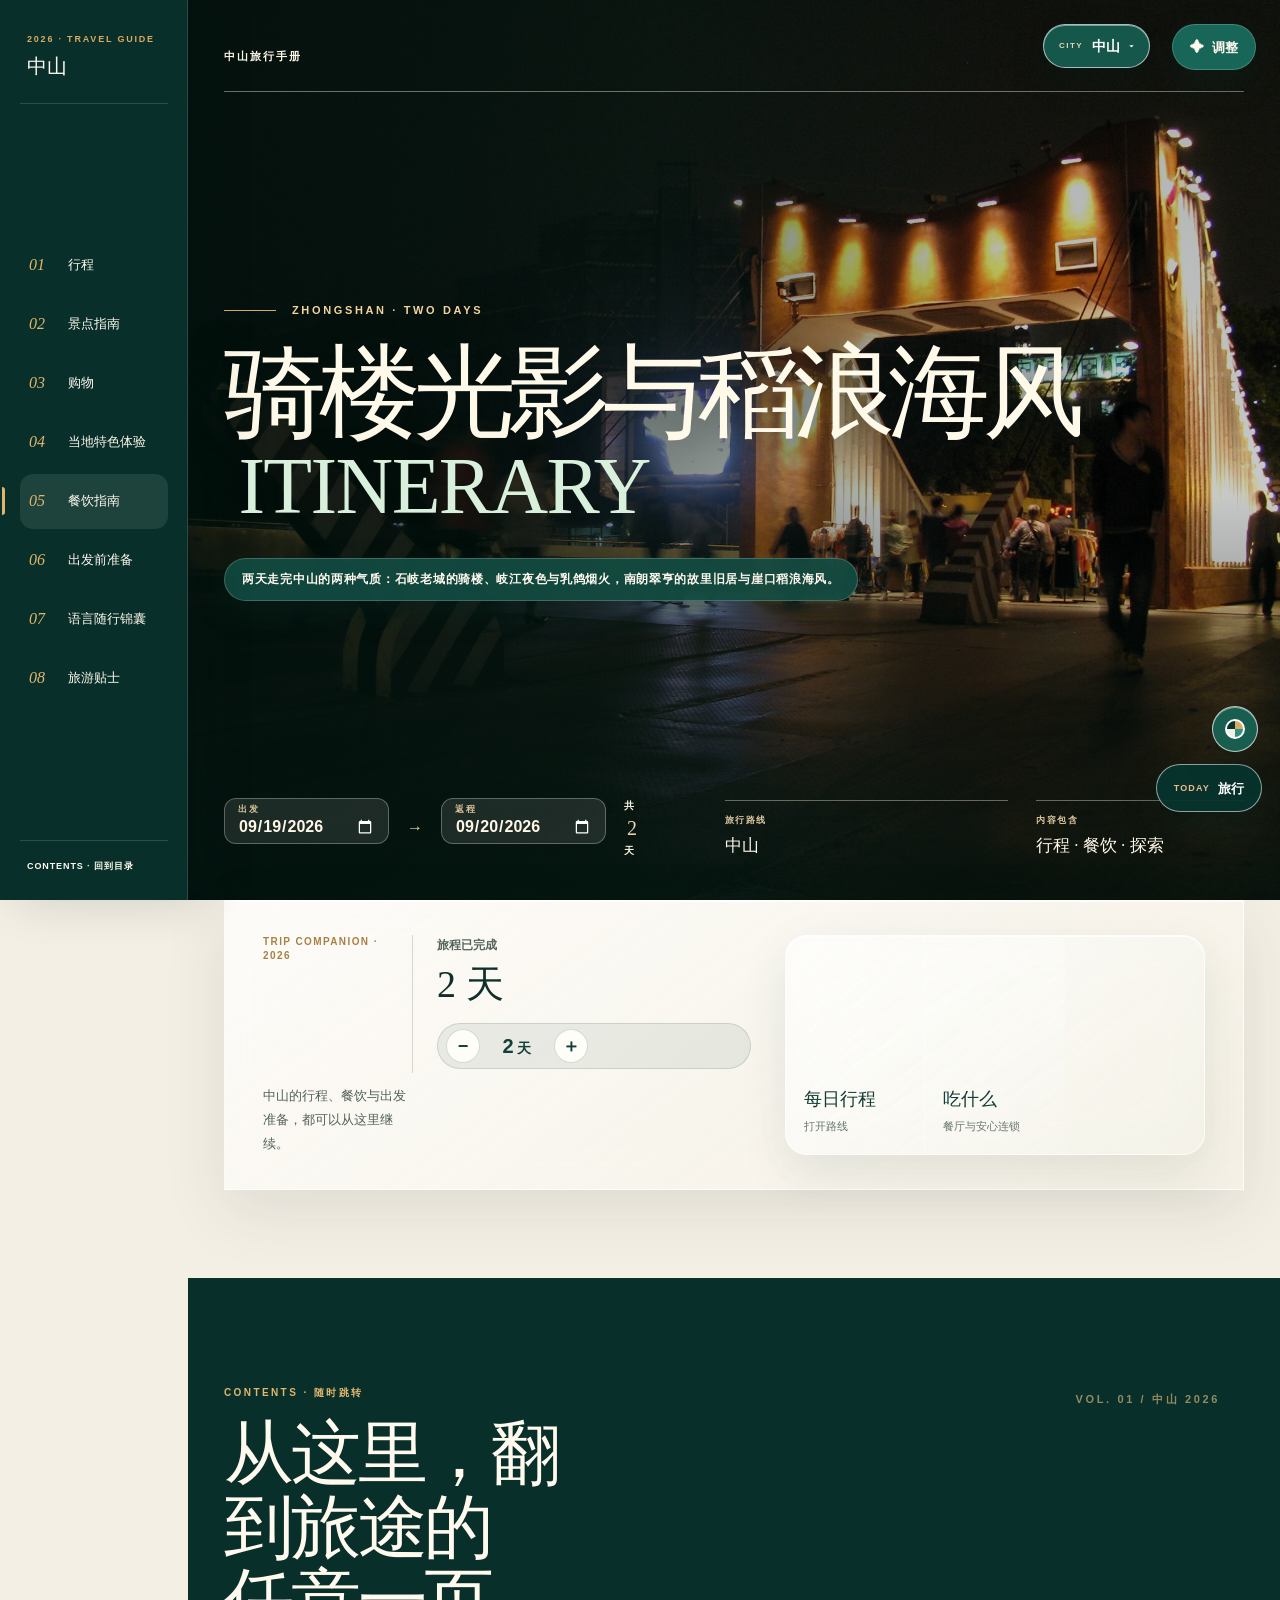
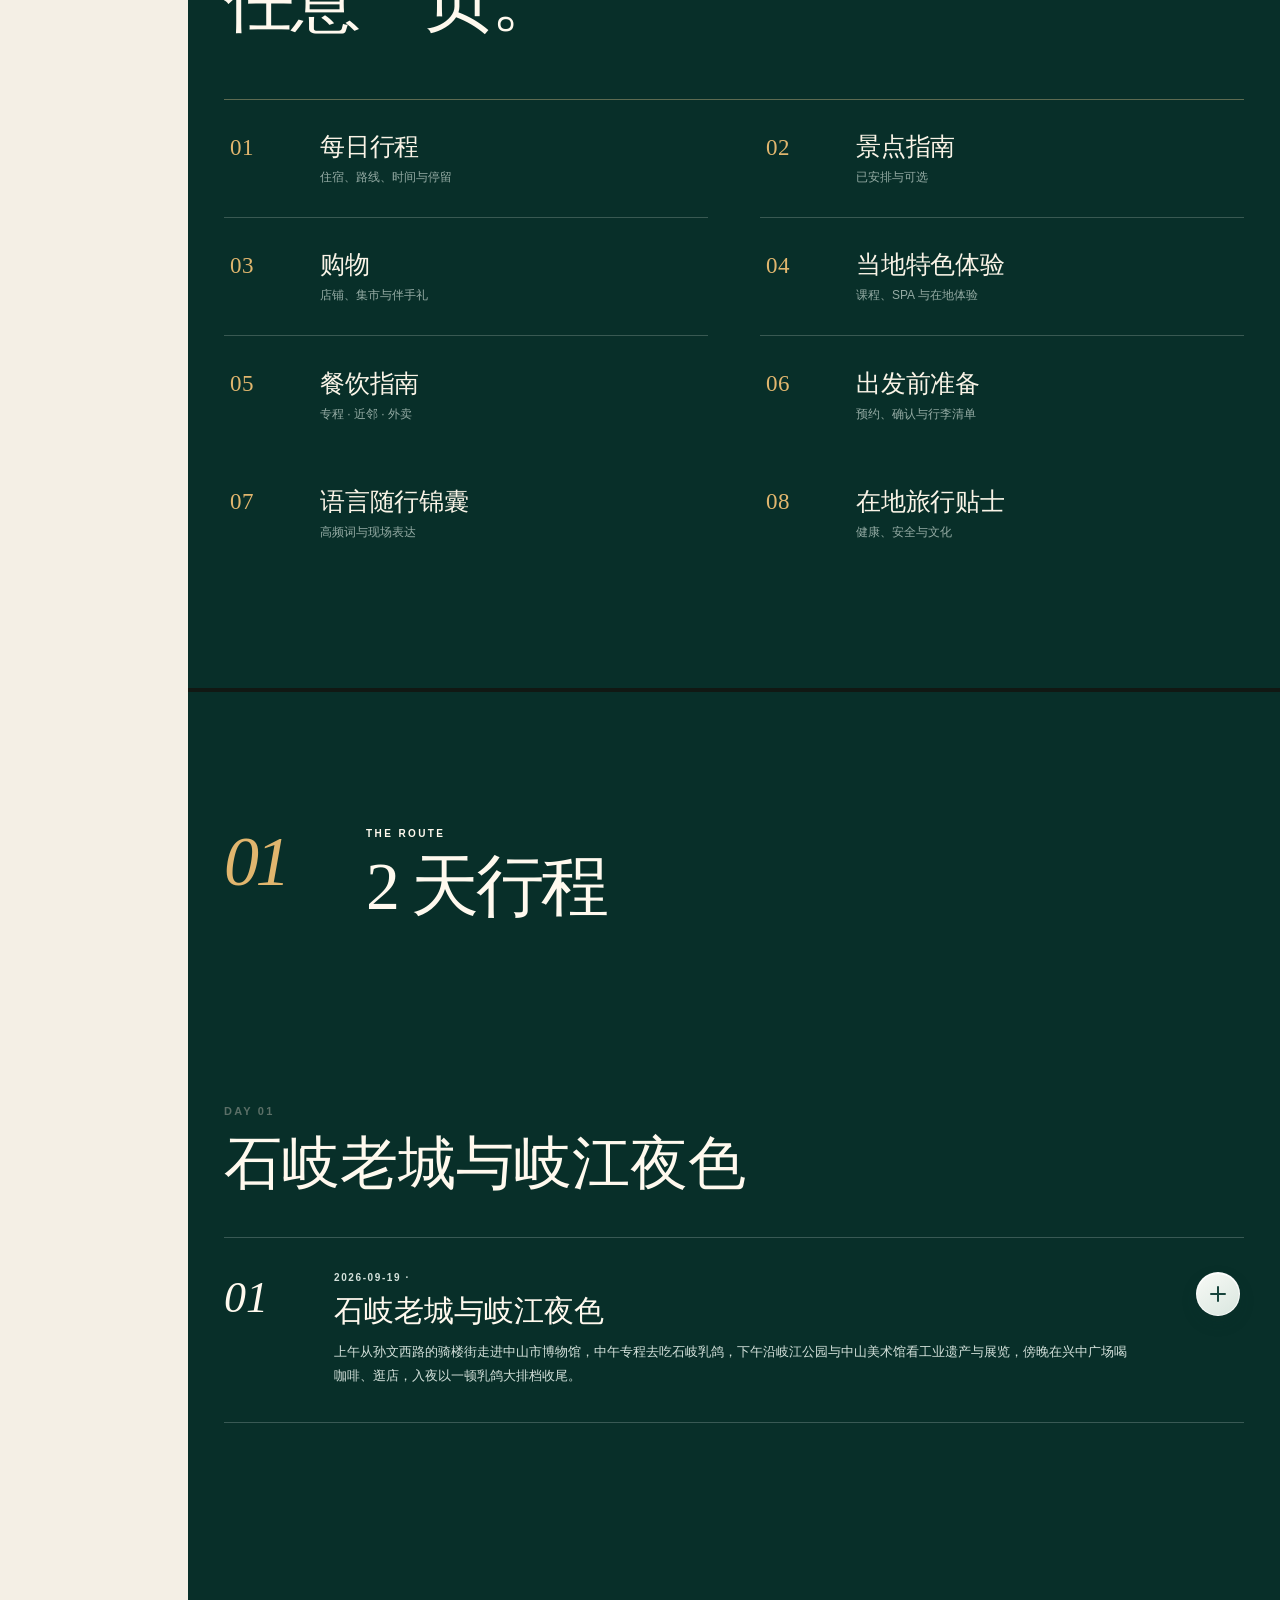
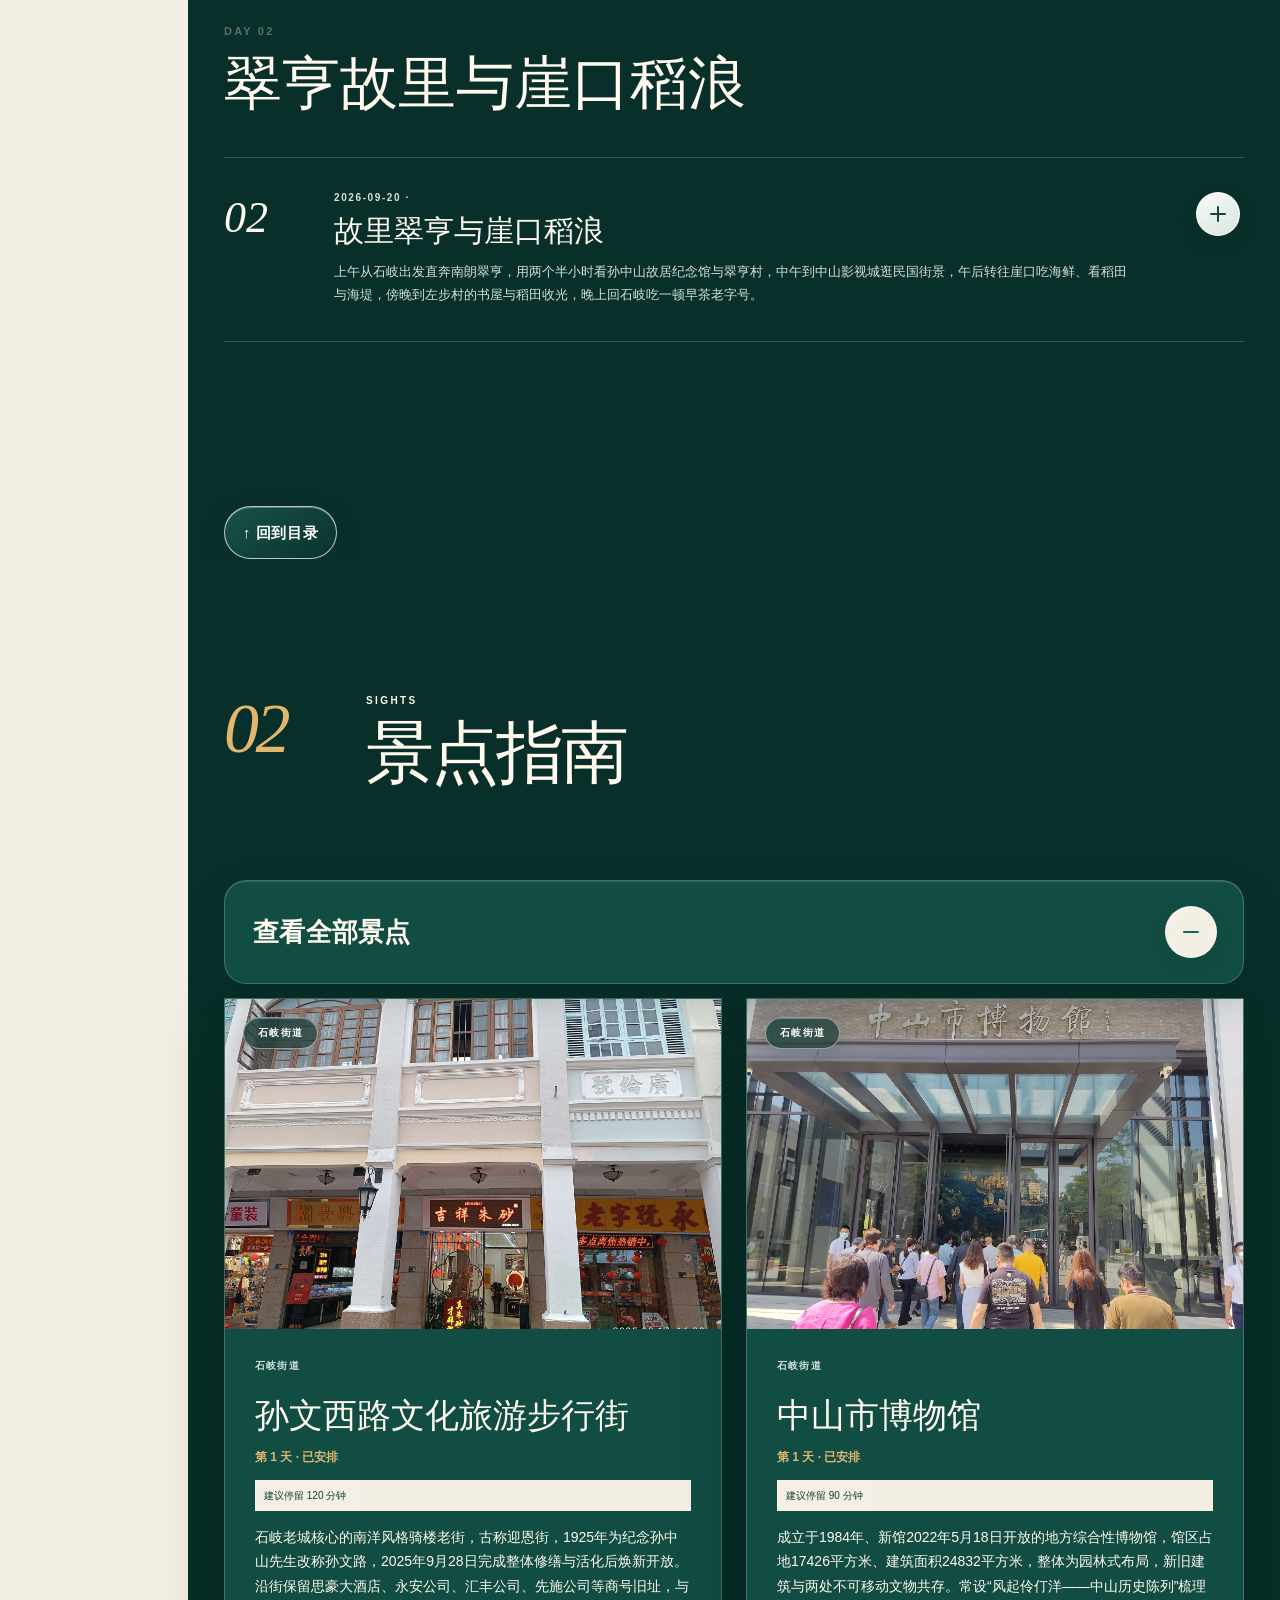
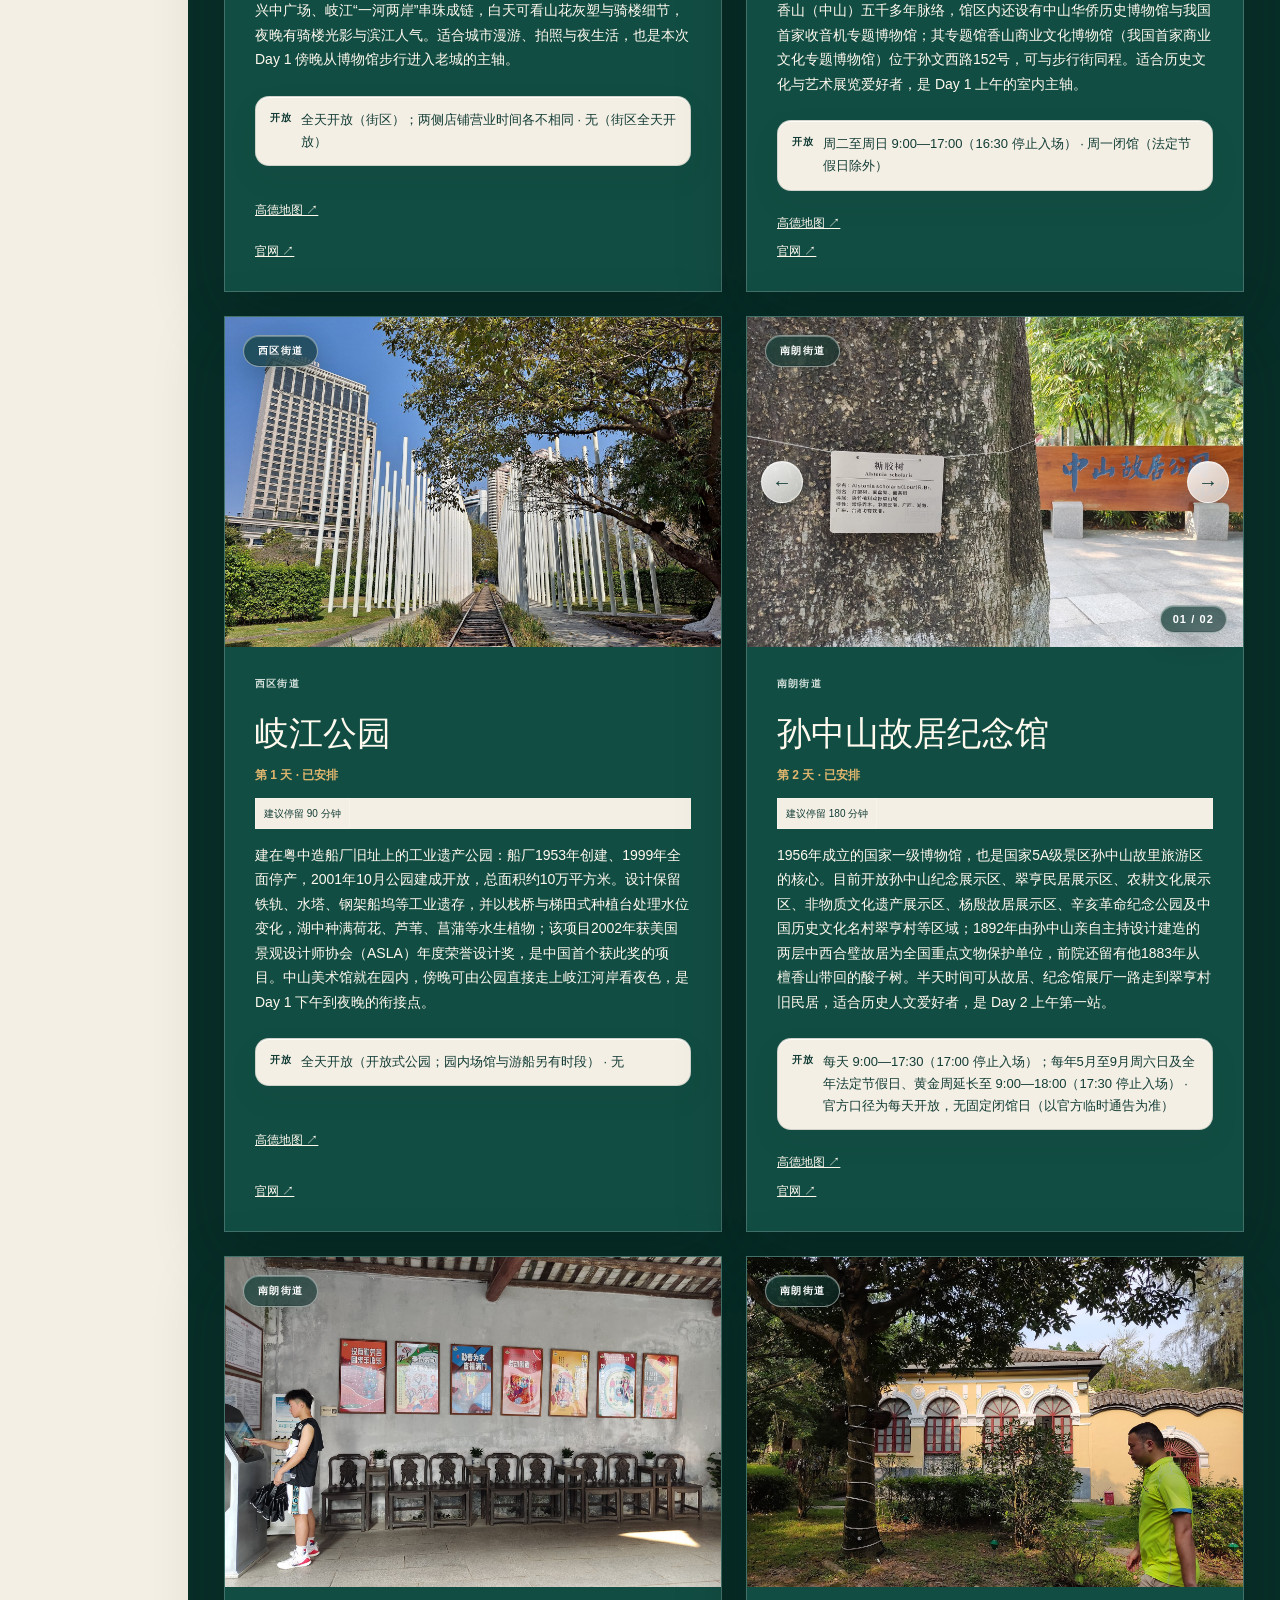
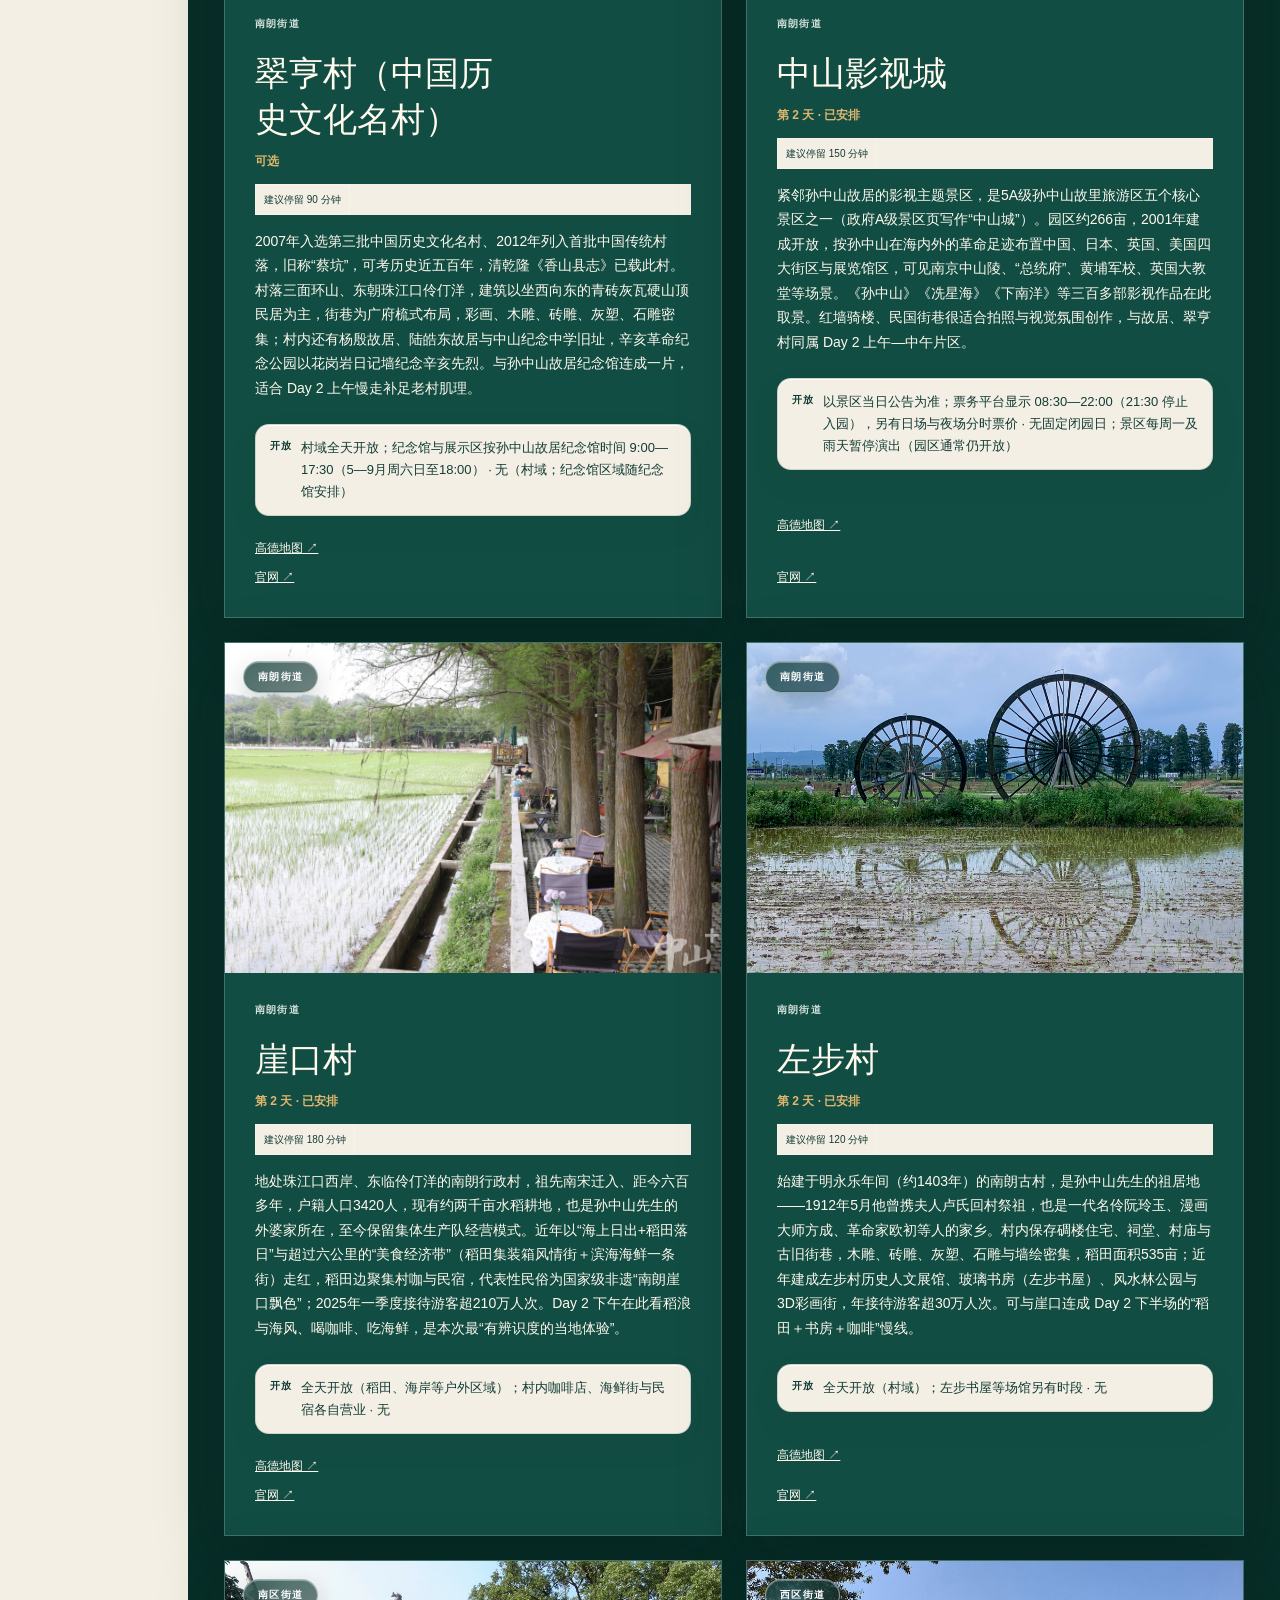
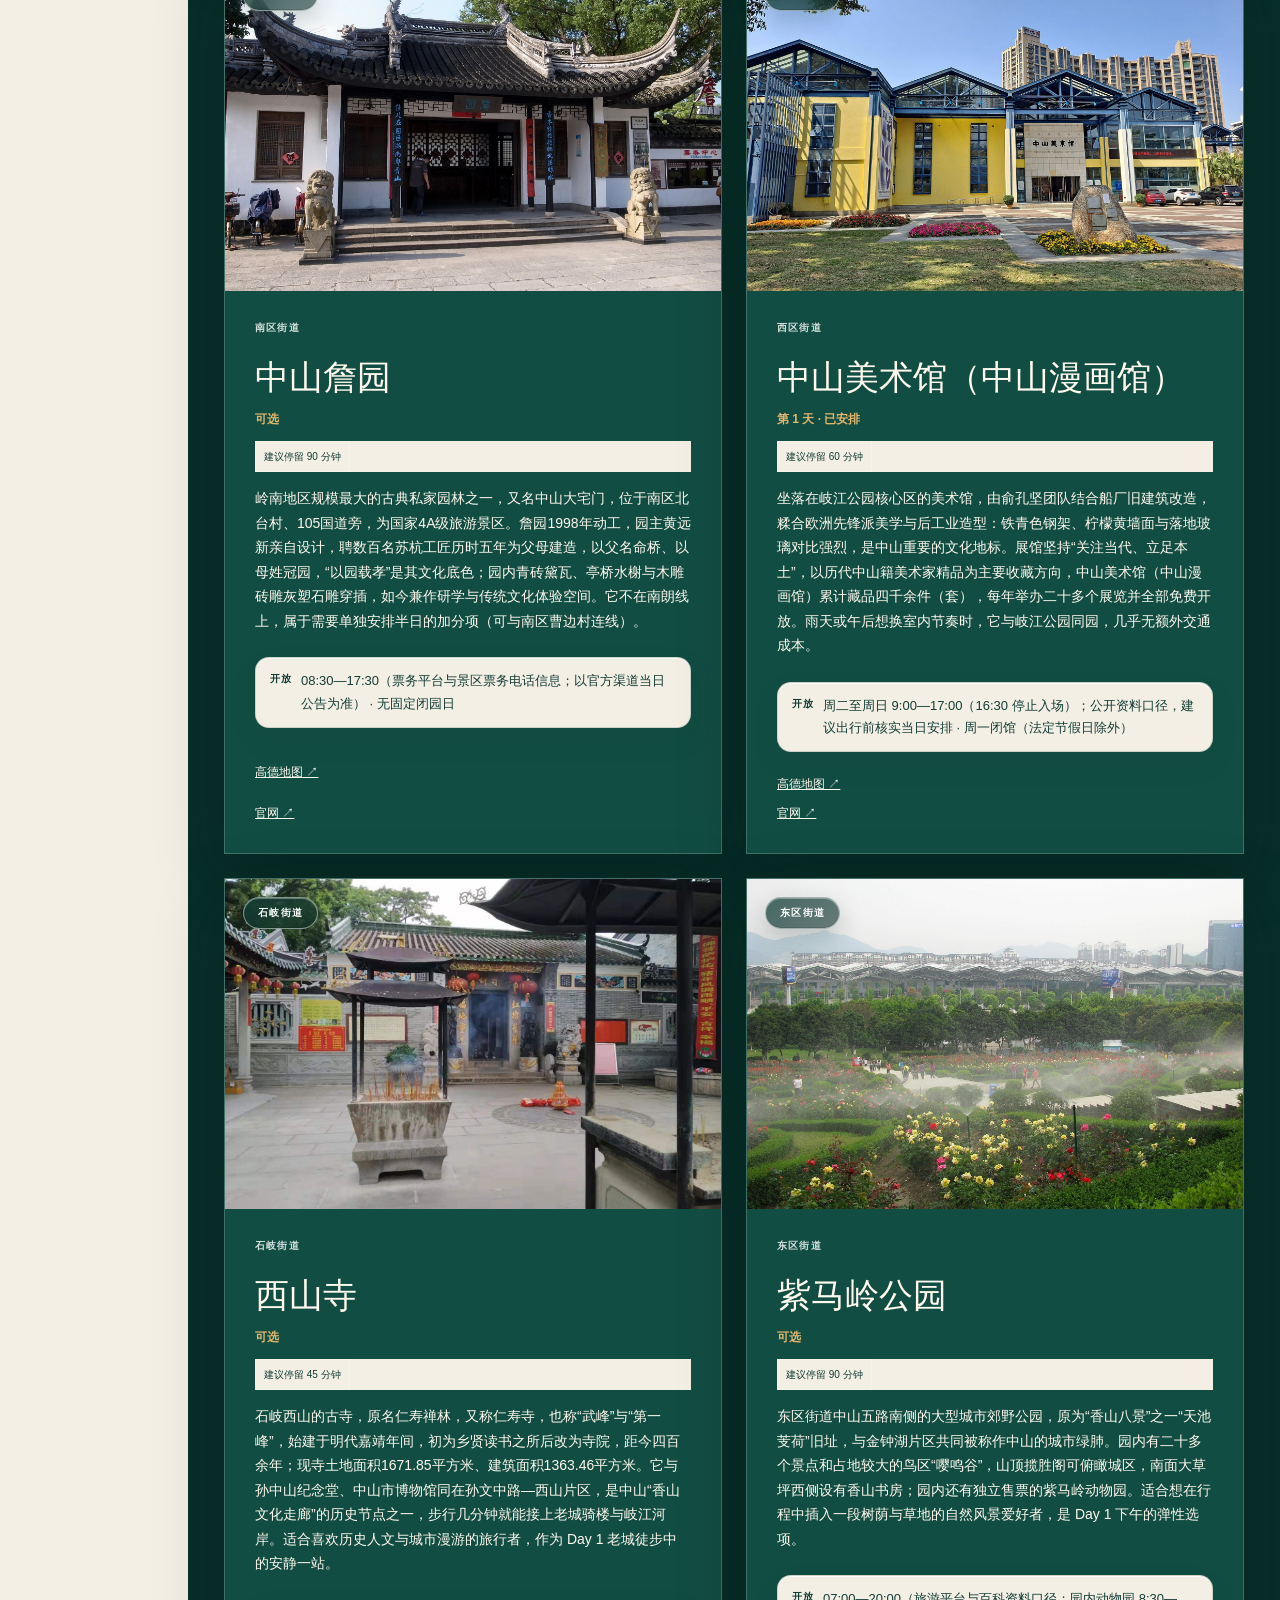
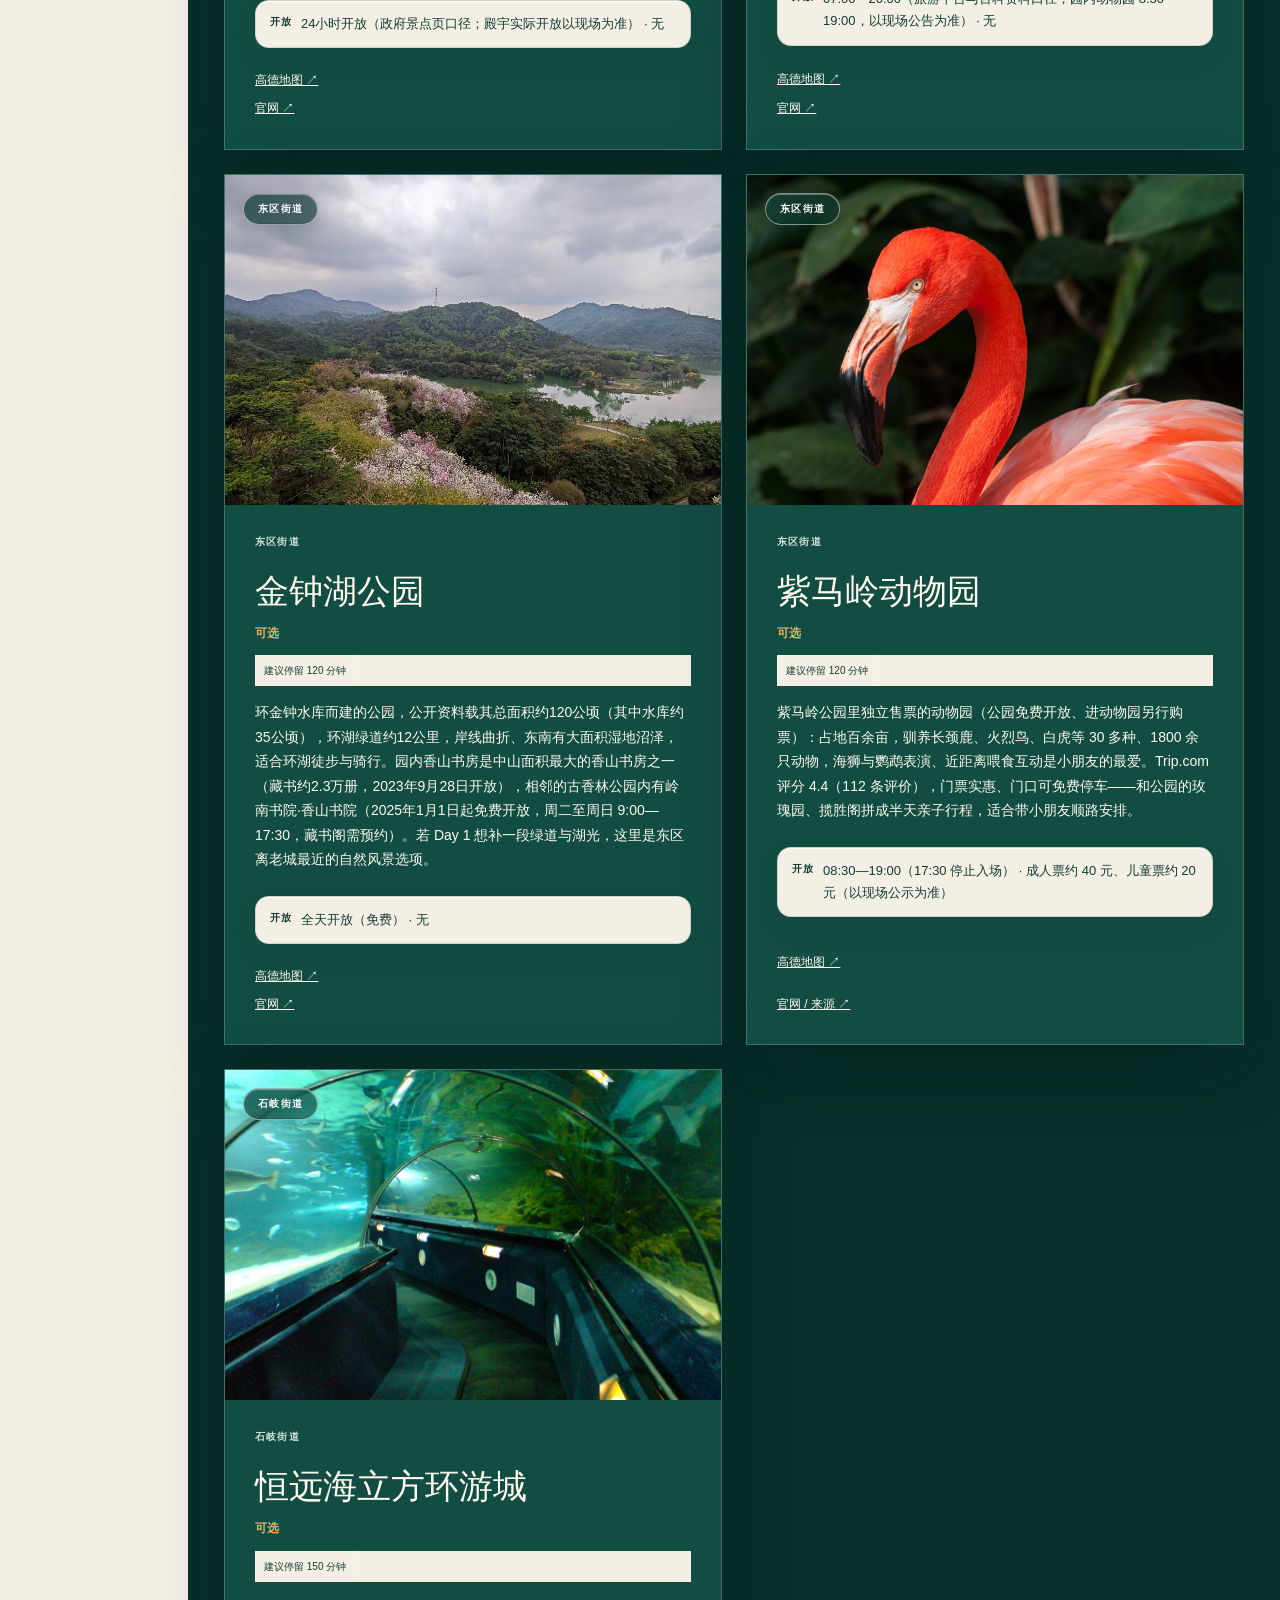
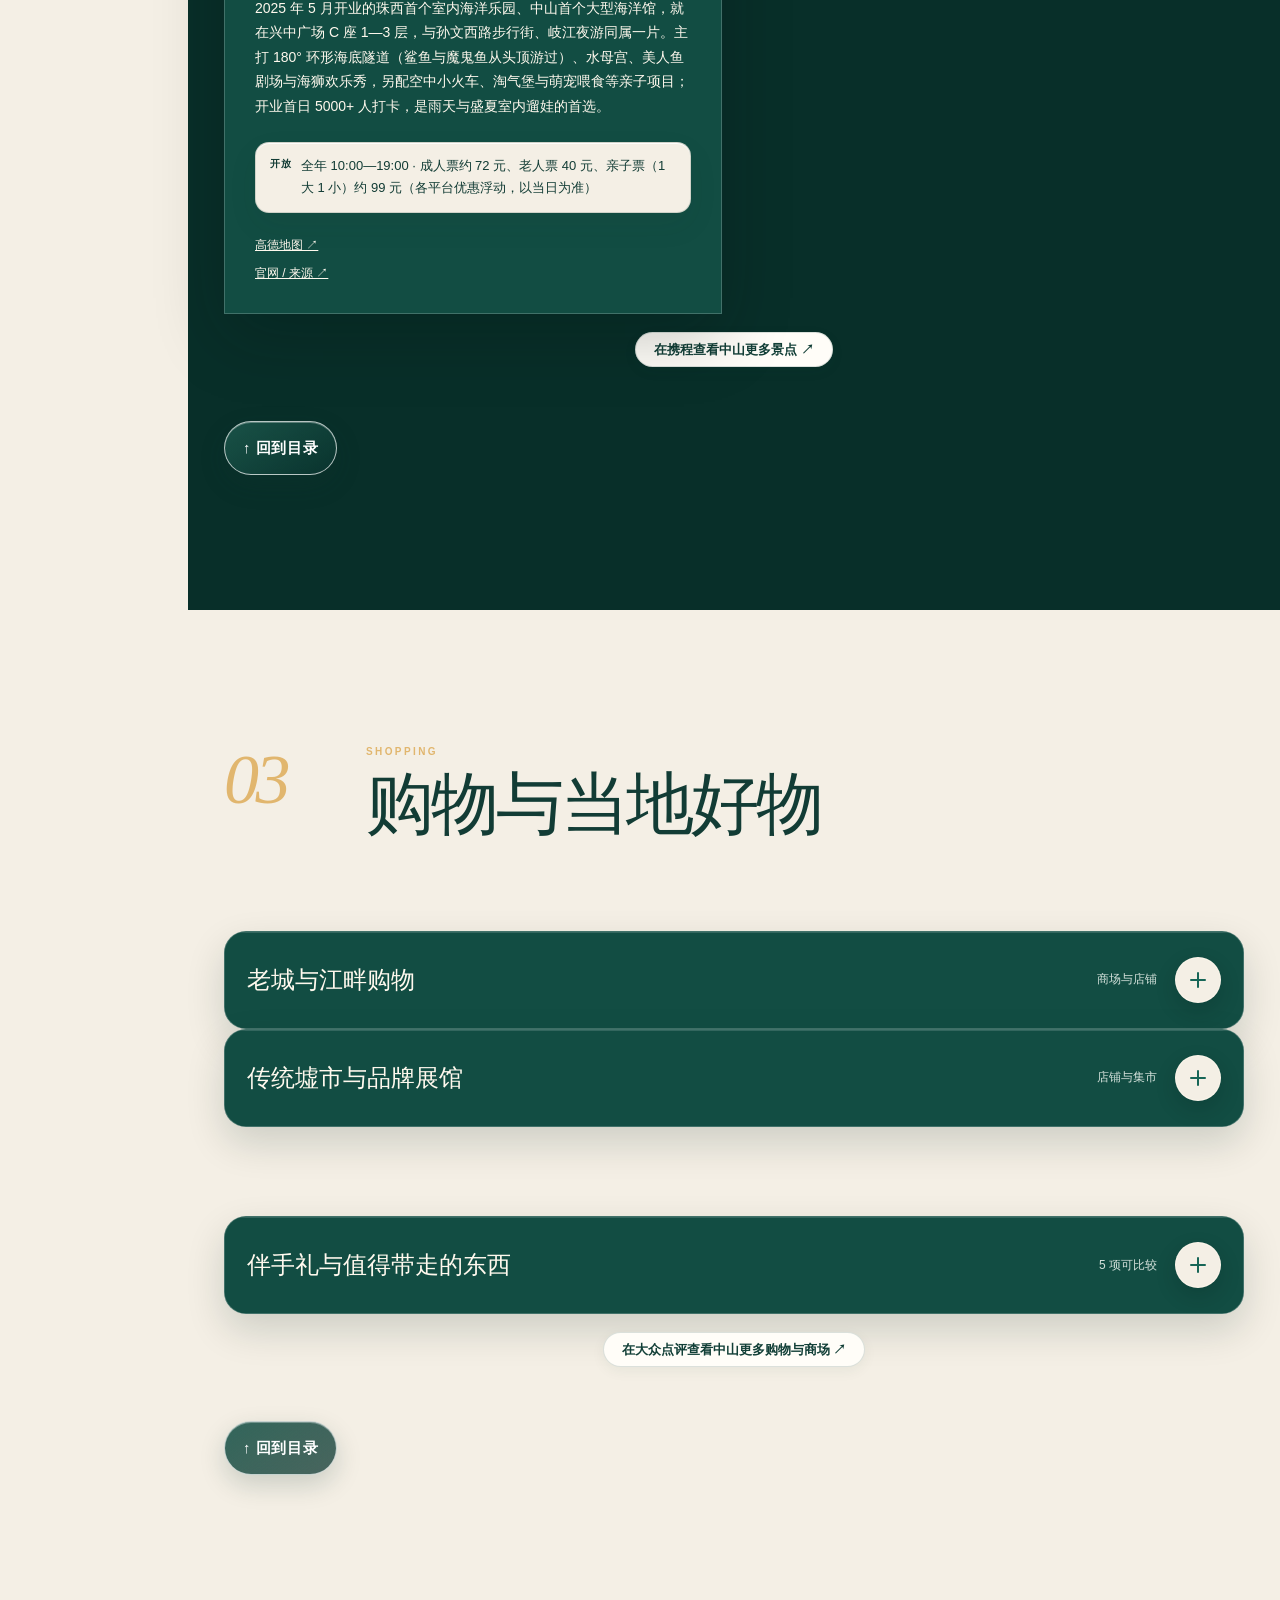
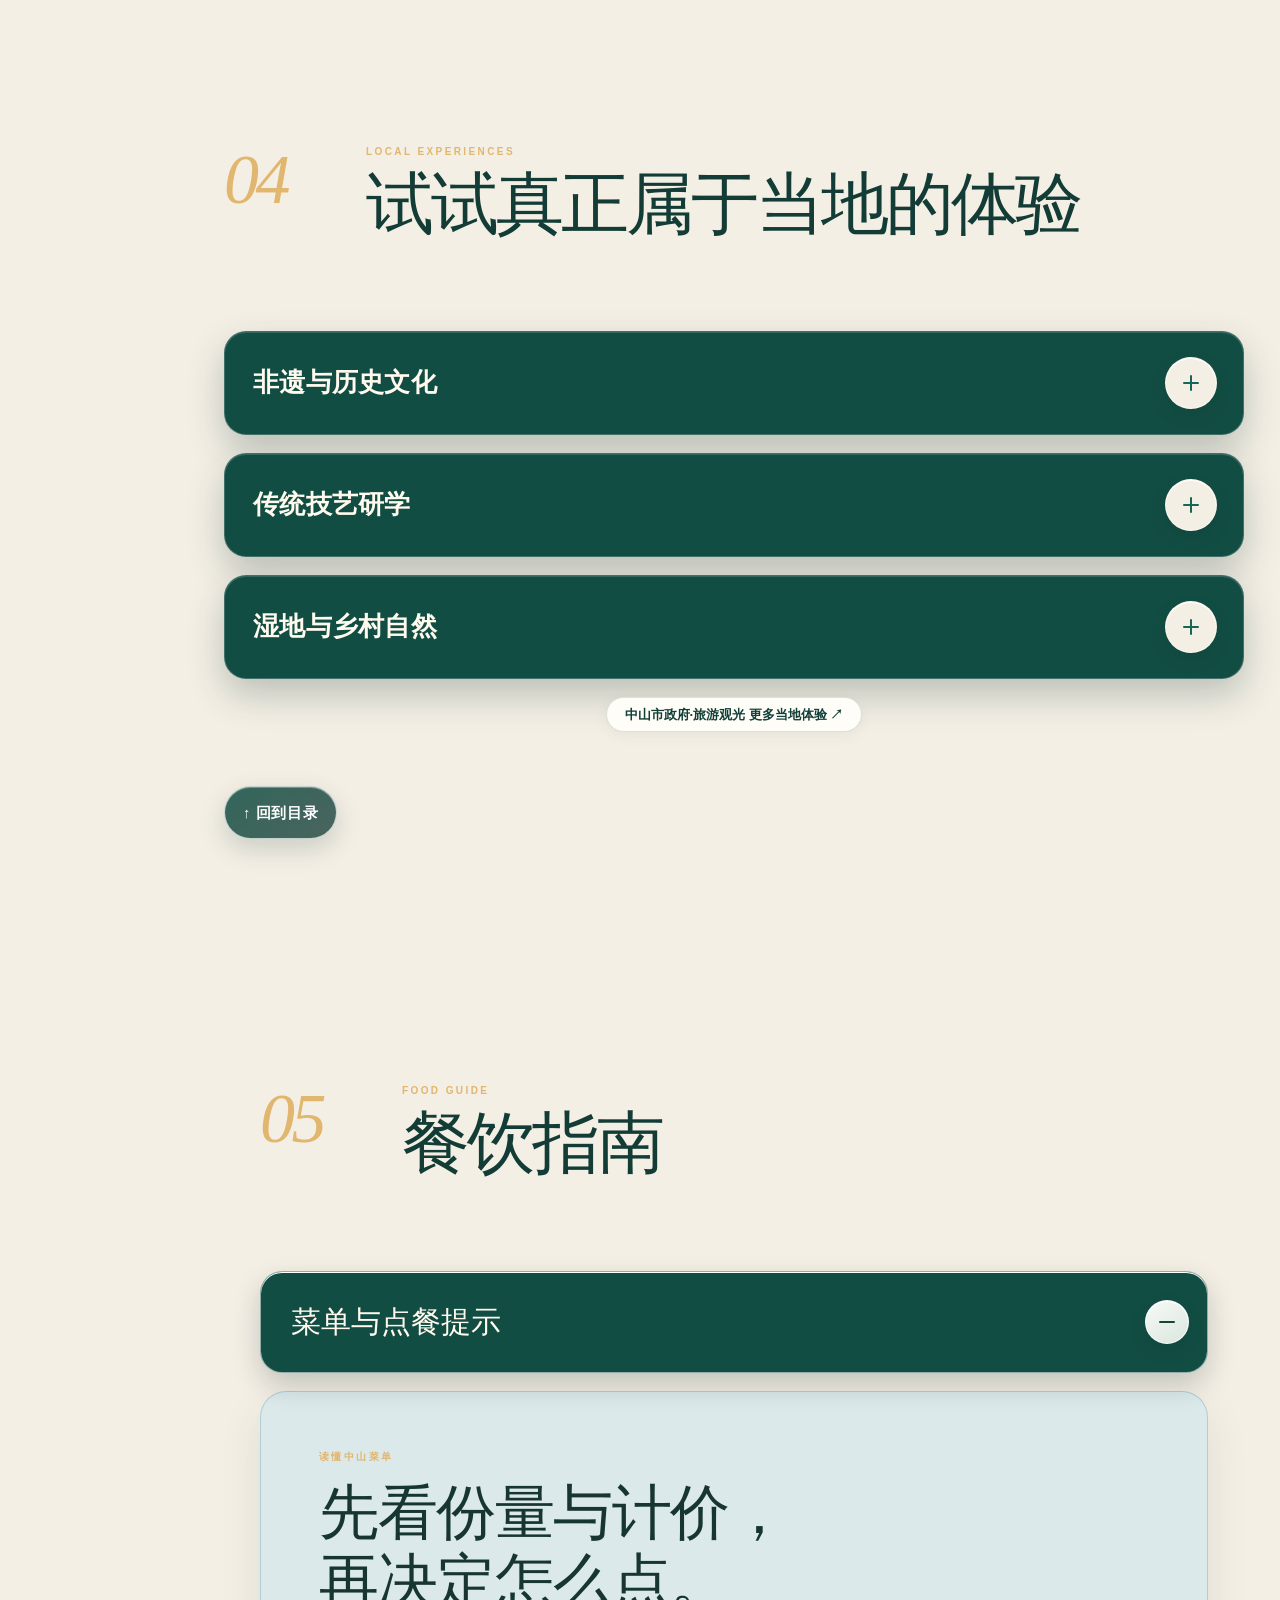
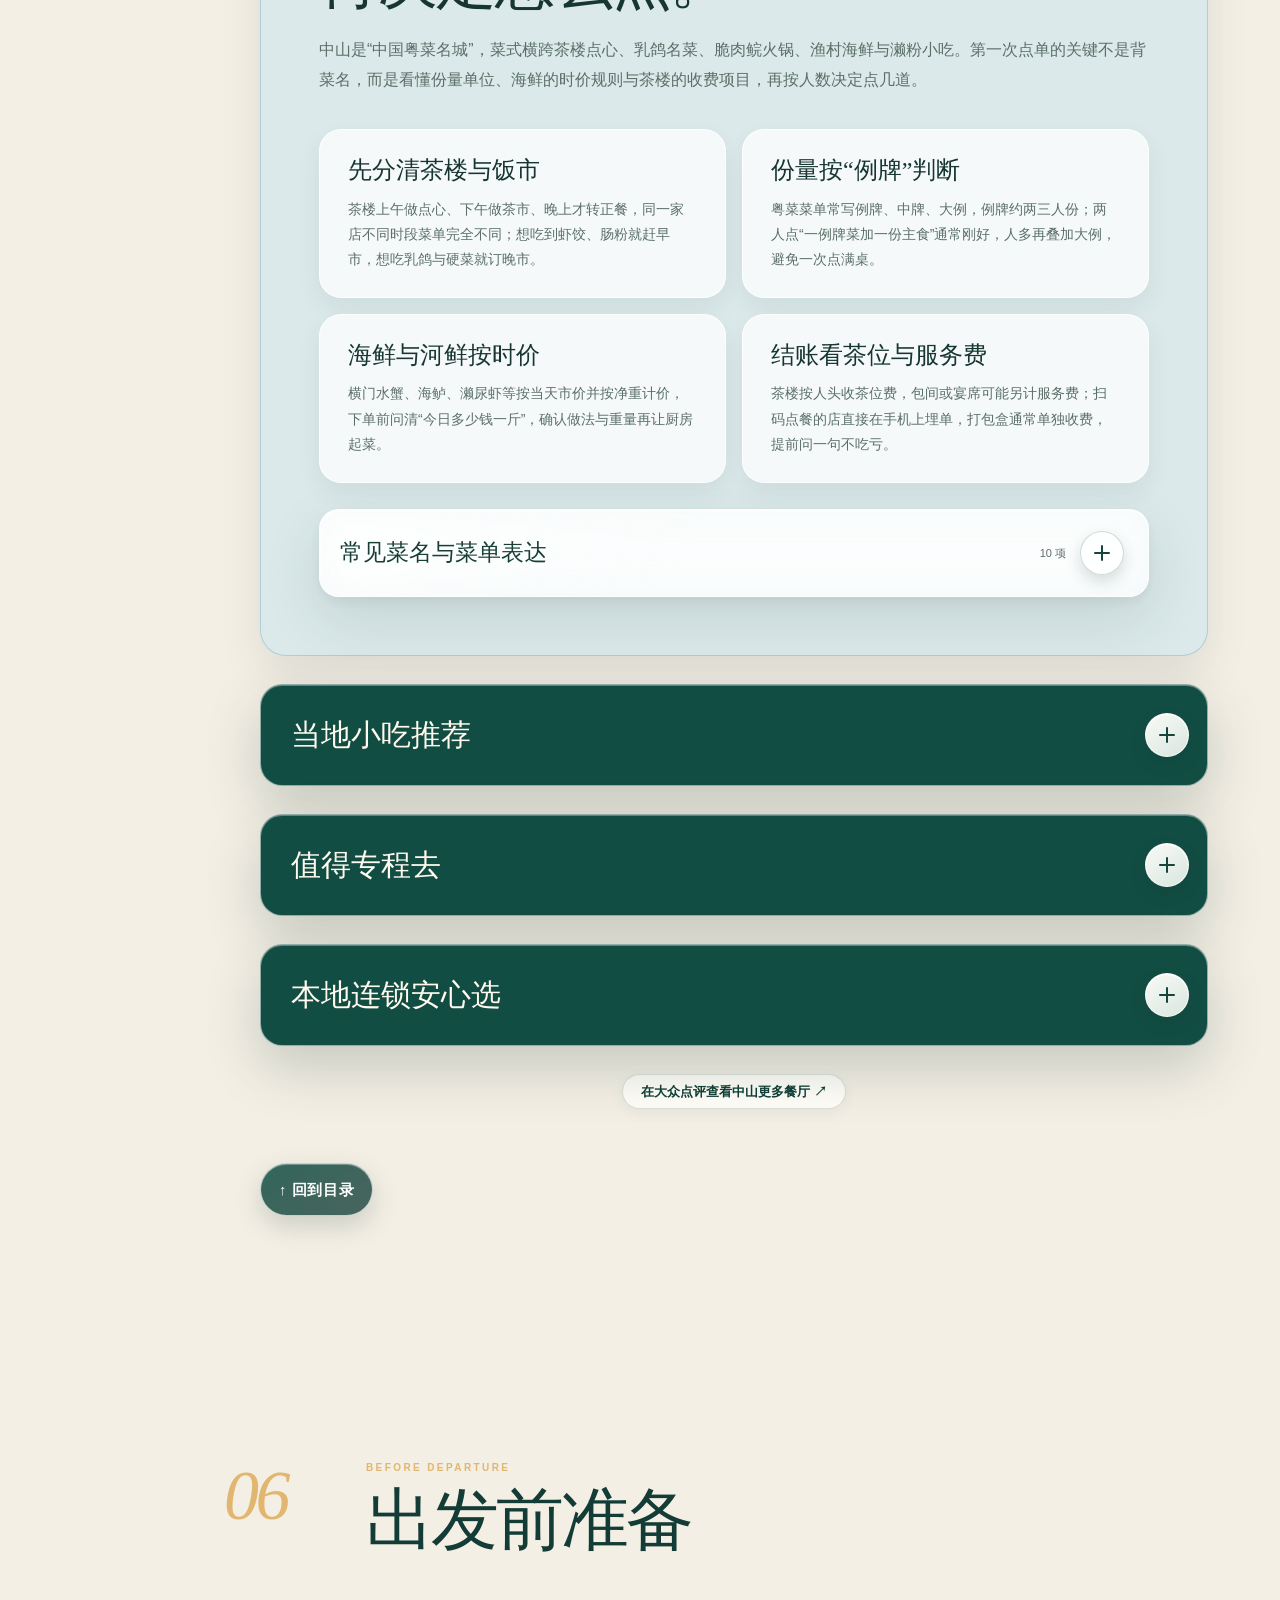
<file: index.html>
<!doctype html>
<!DOCTYPE html><html lang="zh-CN" data-page-node-id="us2MLF18GISn1oFKfTohzZ"><head data-page-node-id="sPMBqO0lOswKg53py0zS9o"><meta charSet="utf-8" data-page-node-id="8tvlE58ERCGySGtuBEVAf0"/><meta name="viewport" content="width=device-width, initial-scale=1" data-page-node-id="FtpcCZq36R6h90t6143EoT"/><title>中山旅行手册 · 2026</title><meta name="description" content="两天走完中山的两种气质：石岐老城的骑楼、岐江夜色与乳鸽烟火，南朗翠亨的故里旧居与崖口稻浪海风。" data-page-node-id="Tb5rRWyte5WA97y37idV4P"/><link rel="stylesheet" href="better-interface.css?v=20260926-1" data-page-node-id="WUamqJiYBwmEyESOaPbBOx"/><link rel="stylesheet" href="desktop-rail.css?v=20260815-2" data-page-node-id="BpRmg8Zk7TsdJbNU9z9nx4"/><style id="desktop-rail-critical">.desktop-chapter-rail{display:none}@media(min-width:1180px){body{--desktop-rail-width:176px}body>main{margin-left:176px;width:calc(100% - 176px)}.desktop-chapter-rail{position:fixed;inset:0 auto 0 0;z-index:120;width:176px;display:flex;flex-direction:column;padding:28px 18px 24px;color:#f5efe1;background:linear-gradient(180deg,#082e29,#0a3a33 55%,#062722);box-shadow:inset -1px 0 rgba(231,214,176,.16),18px 0 46px rgba(0,24,20,.16)}.desktop-chapter-rail__brand{display:block;padding:3px 7px 24px;border-bottom:1px solid rgba(231,214,176,.18)}.desktop-chapter-rail__brand small{display:block;color:#d9aa62;font:700 9px/1.4 Arial,sans-serif;letter-spacing:.2em}.desktop-chapter-rail__brand strong{display:block;margin-top:8px;font:500 19px/1.25 Georgia,serif}.desktop-chapter-rail nav{display:grid;gap:4px;margin:auto 0;padding:20px 0}.desktop-chapter-rail nav a{display:grid;grid-template-columns:28px 1fr;align-items:center;gap:9px;min-height:53px;padding:7px 8px;border-radius:13px;color:rgba(241,239,227,.72)}.desktop-chapter-rail nav a b{color:#d9aa62;font:italic 500 15px/1 Georgia,serif}.desktop-chapter-rail nav a span{font:500 12px/1.3 "Microsoft YaHei",sans-serif;white-space:nowrap}.desktop-chapter-rail nav a.is-active{color:#fff;background:rgba(255,255,255,.09)}.desktop-chapter-rail__foot{padding:18px 7px 2px;border-top:1px solid rgba(231,214,176,.18);color:#eee2c8;font:600 9px/1.6 Arial,sans-serif;letter-spacing:.1em}}</style>
<style>/*! tailwindcss v4.2.1 | MIT License | https://tailwindcss.com */
@layer theme{:root,:host{--font-sans:ui-sans-serif, system-ui, sans-serif, "Apple Color Emoji", "Segoe UI Emoji", "Segoe UI Symbol", "Noto Color Emoji";--font-mono:ui-monospace, SFMono-Regular, Menlo, Monaco, Consolas, "Liberation Mono", "Courier New", monospace;--spacing:.25rem;--default-font-family:var(--font-sans);--default-mono-font-family:var(--font-mono)}}@layer base{*,:after,:before,::backdrop{box-sizing:border-box;border:0 solid;margin:0;padding:0}::file-selector-button{box-sizing:border-box;border:0 solid;margin:0;padding:0}html,:host{-webkit-text-size-adjust:100%;tab-size:4;line-height:1.5;font-family:var(--default-font-family,ui-sans-serif, system-ui, sans-serif, "Apple Color Emoji", "Segoe UI Emoji", "Segoe UI Symbol", "Noto Color Emoji");font-feature-settings:var(--default-font-feature-settings,normal);font-variation-settings:var(--default-font-variation-settings,normal);-webkit-tap-highlight-color:transparent}hr{height:0;color:inherit;border-top-width:1px}abbr:where([title]){-webkit-text-decoration:underline dotted;text-decoration:underline dotted}h1,h2,h3,h4,h5,h6{font-size:inherit;font-weight:inherit}a{color:inherit;-webkit-text-decoration:inherit;-webkit-text-decoration:inherit;-webkit-text-decoration:inherit;-webkit-text-decoration:inherit;text-decoration:inherit}b,strong{font-weight:bolder}code,kbd,samp,pre{font-family:var(--default-mono-font-family,ui-monospace, SFMono-Regular, Menlo, Monaco, Consolas, "Liberation Mono", "Courier New", monospace);font-feature-settings:var(--default-mono-font-feature-settings,normal);font-variation-settings:var(--default-mono-font-variation-settings,normal);font-size:1em}small{font-size:80%}sub,sup{vertical-align:baseline;font-size:75%;line-height:0;position:relative}sub{bottom:-.25em}sup{top:-.5em}table{text-indent:0;border-color:inherit;border-collapse:collapse}:-moz-focusring{outline:auto}progress{vertical-align:baseline}summary{display:list-item}ol,ul,menu{list-style:none}img,svg,video,canvas,audio,iframe,embed,object{vertical-align:middle;display:block}img,video{max-width:100%;height:auto}button,input,select,optgroup,textarea{font:inherit;font-feature-settings:inherit;font-variation-settings:inherit;letter-spacing:inherit;color:inherit;opacity:1;background-color:#0000;border-radius:0}::file-selector-button{font:inherit;font-feature-settings:inherit;font-variation-settings:inherit;letter-spacing:inherit;color:inherit;opacity:1;background-color:#0000;border-radius:0}:where(select:is([multiple],[size])) optgroup{font-weight:bolder}:where(select:is([multiple],[size])) optgroup option{padding-inline-start:20px}::file-selector-button{margin-inline-end:4px}::placeholder{opacity:1}@supports (not ((-webkit-appearance:-apple-pay-button))) or (contain-intrinsic-size:1px){::placeholder{color:currentColor}@supports (color:color-mix(in lab, red, red)){::placeholder{color:color-mix(in oklab, currentcolor 50%, transparent)}}}textarea{resize:vertical}::-webkit-search-decoration{-webkit-appearance:none}::-webkit-date-and-time-value{min-height:1lh;text-align:inherit}::-webkit-datetime-edit{display:inline-flex}::-webkit-datetime-edit-fields-wrapper{padding:0}::-webkit-datetime-edit{padding-block:0}::-webkit-datetime-edit-year-field{padding-block:0}::-webkit-datetime-edit-month-field{padding-block:0}::-webkit-datetime-edit-day-field{padding-block:0}::-webkit-datetime-edit-hour-field{padding-block:0}::-webkit-datetime-edit-minute-field{padding-block:0}::-webkit-datetime-edit-second-field{padding-block:0}::-webkit-datetime-edit-millisecond-field{padding-block:0}::-webkit-datetime-edit-meridiem-field{padding-block:0}::-webkit-calendar-picker-indicator{line-height:1}:-moz-ui-invalid{box-shadow:none}button,input:where([type=button],[type=reset],[type=submit]){appearance:button}::file-selector-button{appearance:button}::-webkit-inner-spin-button{height:auto}::-webkit-outer-spin-button{height:auto}[hidden]:where(:not([hidden=until-found])){display:none!important}}@layer components;@layer utilities{.relative{position:relative}.start{inset-inline-start:var(--spacing)}.end{inset-inline-end:var(--spacing)}.container{width:100%}@media (width>=40rem){.container{max-width:40rem}}@media (width>=48rem){.container{max-width:48rem}}@media (width>=64rem){.container{max-width:64rem}}@media (width>=80rem){.container{max-width:80rem}}@media (width>=96rem){.container{max-width:96rem}}.contents{display:contents}.table{display:table}}:root{--jungle:#173f36;--deep:#0c2e2c;--sea:#197e8f;--lagoon:#a8d8d3;--sand:#e8d8b6;--limestone:#f6f0e4;--terracotta:#bd6246;--ink:#21332e;--muted:#697b74;--white:#fffdf8}*{box-sizing:border-box}html{scroll-behavior:smooth}body{background:var(--white);color:var(--ink);margin:0;font-family:Microsoft YaHei,PingFang SC,Noto Sans CJK SC,Arial,sans-serif;line-height:1.75}a{color:inherit;text-decoration:none}.shell{width:min(1160px,100% - 48px);margin:auto}.eyebrow{letter-spacing:.2em;text-transform:uppercase;margin:0 0 10px;font:700 11px/1.3 Arial,sans-serif}.section-no{color:var(--terracotta);opacity:.78;font:500 62px/1 Georgia,serif}h1,h2,h3,p{margin-top:0}h2{letter-spacing:-.03em;margin:0 0 18px;font:500 clamp(34px,5vw,64px)/1.12 Georgia,Songti SC,serif}h3{line-height:1.35}.hero{color:#f8f1df;background:radial-gradient(circle at 78% 42%,#2a7269 0 12%,#0000 36%),linear-gradient(125deg,#0b2927 0%,#174a3e 48%,#1b6971 100%);min-height:760px;position:relative;overflow:hidden}.hero:before{content:"";background:linear-gradient(115deg,#0000 48%,#ffffff0f 48.3% 48.8%,#0000 49.1%),repeating-linear-gradient(100deg,#0000 0 70px,#ffffff05 71px 72px);position:absolute;inset:0}.nav{z-index:2;border-bottom:1px solid #ffffff2e;justify-content:space-between;align-items:center;height:92px;display:flex;position:relative}.brand{letter-spacing:.22em;font:700 12px Arial}.navlinks{gap:28px;font-size:13px;display:flex}.hero-inner{z-index:2;padding:118px 0 100px;position:relative}.hero h1{letter-spacing:-.055em;max-width:820px;margin:0 0 34px;font:500 clamp(52px,8vw,102px)/1.02 Georgia,Songti SC,serif}.lede{color:#dce9df;max-width:650px;font-size:17px;line-height:1.9}.hero-notes{flex-wrap:wrap;gap:12px;margin-top:44px;display:flex}.hero-notes span{border:1px solid #ffffff59;border-radius:99px;padding:8px 15px;font-size:12px}.sun-disc{background:var(--terracotta);border-radius:50%;width:330px;height:330px;position:absolute;bottom:-120px;right:-80px;box-shadow:0 0 100px #e28b5c38}.flight-band{background:var(--limestone);padding:90px 0}.flight-grid{grid-template-columns:1fr 1.25fr;align-items:start;gap:22px 70px;display:grid}.flight-card{background:var(--white);border-left:5px solid var(--sea);grid-template-columns:100px 1fr 32px 1fr;align-items:center;gap:15px;padding:24px;display:grid;box-shadow:0 12px 35px #19372f14}.flight-card b{color:var(--terracotta);font:700 20px Arial}.flight-card small,.flight-card span{color:var(--muted);font-size:11px;display:block}.flight-card strong{font:500 25px Georgia,serif}.flight-card i{color:var(--sea);font-style:normal}.fineprint{color:var(--muted);grid-column:2;margin:4px 0 0;font-size:12px}.section{padding:110px 0}.section-heading{grid-template-columns:105px 1fr;align-items:start;margin-bottom:60px;display:grid}.section-heading>div>p:last-child{color:var(--muted);max-width:680px}.days{border-top:1px solid #cbd6d0}.day{border-bottom:1px solid #d8dfda;grid-template-columns:90px 1fr;gap:35px;padding:34px 20px 34px 0;display:grid;position:relative}.day:after{content:"";background:var(--jungle);transform-origin:top;width:7px;height:100%;transition:all .35s;position:absolute;top:0;right:0;transform:scaleY(0)}.day:hover:after{transform:scaleY(1)}.day-index{color:#a8b7af;font:italic 34px Georgia}.day h3{margin:0 0 9px;font:500 25px Georgia,Songti SC,serif}.day p:last-child{color:#55665f;max-width:800px;margin:0}.day.coast .eyebrow{color:var(--sea)}.day.ubud .eyebrow{color:var(--jungle)}.day.penida .eyebrow{color:var(--terracotta)}.penida-section{background:var(--deep);color:#edf5ef;padding:110px 0}.section-heading.light .section-no{color:#eb9776}.section-heading.light p:last-child{color:#a9c3bb}.penida-timeline{border-left:1px solid #5d7f78;max-width:850px;margin-left:105px}.penida-stop{grid-template-columns:120px 1fr;gap:30px;padding:0 0 30px 38px;display:grid;position:relative}.penida-stop:before{content:"";background:var(--terracotta);border-radius:50%;width:13px;height:13px;position:absolute;top:8px;left:-7px;box-shadow:0 0 0 7px #bd624626}.penida-stop time{color:#f0c592;font:500 27px Georgia}.penida-stop h3{margin:0 0 4px;font:500 21px Georgia,Songti SC,serif}.penida-stop p{color:#a9c3bb;margin:0}.penida-note{color:#dce9df;border-left:4px solid var(--terracotta);background:#16463f;max-width:850px;margin:22px 0 0 105px;padding:20px 24px}.restaurant-grid{grid-template-columns:repeat(2,1fr);gap:28px;display:grid}.restaurant{background:var(--limestone);overflow:hidden}.photo{height:310px;position:relative;overflow:hidden}.photo img{object-fit:cover;width:100%;height:100%;transition:transform .7s}.restaurant:hover .photo img{transform:scale(1.035)}.photo span{color:#fff;letter-spacing:.15em;text-transform:uppercase;background:#0c2e2ce0;padding:7px 12px;font:700 10px Arial;position:absolute;top:18px;left:18px}.restaurant-top{justify-content:space-between;align-items:start;gap:15px;display:flex}.restaurant-top h3{margin:0;font:500 28px Georgia,serif}.restaurant-top b{color:var(--terracotta);white-space:nowrap;font-size:13px}.cuisine{color:var(--sea);font-size:13px;font-weight:700}.restaurant-foot{border-top:1px solid #d4c7ab;justify-content:space-between;gap:15px;margin-top:18px;padding-top:16px;font-size:12px;display:flex}.restaurant-foot a{color:var(--muted);text-decoration:underline}.words-section{background:var(--limestone);padding:110px 0}.vocab-grid{grid-template-columns:repeat(5,1fr);gap:16px;display:grid}.vocab{background:var(--white);padding:22px}.vocab h3{color:var(--terracotta);border-bottom:1px solid #dccdaa;padding-bottom:10px;font:500 20px Georgia,Songti SC,serif}.vocab div{border-bottom:1px dotted #d8d2c5;justify-content:space-between;gap:8px;padding:8px 0;font-size:12px;display:flex}.vocab b{color:var(--jungle);font-family:Arial}.vocab span{color:var(--muted)}.quick-phrases{flex-wrap:wrap;gap:10px;margin-top:28px;display:flex}.quick-phrases span{background:var(--jungle);color:#fff;border-radius:99px;padding:10px 15px;font:700 12px Arial}.quick-phrases em{color:#cfe0d8;margin-left:6px;font:12px Microsoft YaHei}footer{color:#e5eee7;background:#071f1e;padding:90px 0}footer .shell{justify-content:space-between;align-items:end;display:flex}footer p{margin:0;font:500 32px/1.5 Georgia,Songti SC,serif}footer a{color:#a8c0b8;font-size:12px}@media (width<=850px){.shell{width:min(100% - 32px,680px)}.hero{min-height:690px}.navlinks{gap:16px}.hero-inner{padding-top:90px}.hero h1{font-size:55px}.flight-grid{grid-template-columns:1fr}.flight-grid>div:first-child{grid-row:auto}.fineprint{grid-column:1}.section{padding:78px 0}.section-heading{grid-template-columns:68px 1fr}.section-no{font-size:45px}.restaurant-grid{grid-template-columns:1fr}.photo{height:300px}.vocab-grid{grid-template-columns:repeat(2,1fr)}.penida-timeline,.penida-note{margin-left:0}.flight-grid h2{font-size:40px}}@media (width<=560px){.shell{width:calc(100% - 28px)}.nav{height:72px}.navlinks a:nth-child(2){display:none}.hero{min-height:650px}.hero h1{font-size:45px}.lede{font-size:15px}.hero-notes{margin-top:30px}.flight-band{padding:65px 0}.flight-card{grid-template-columns:70px 1fr 18px 1fr;gap:8px;padding:18px}.flight-card strong{font-size:20px}.flight-card b{font-size:16px}.section-heading{grid-template-columns:1fr;gap:14px}.section-no{font-size:38px}h2{font-size:39px}.day{grid-template-columns:48px 1fr;gap:12px;padding-right:0}.day h3{font-size:22px}.penida-section{padding:78px 0}.penida-stop{grid-template-columns:75px 1fr;gap:12px;padding-left:25px}.penida-stop time{font-size:21px}.photo{height:240px}.restaurant-body{padding:21px}.restaurant-top h3{font-size:24px}.restaurant-foot{flex-direction:column}.vocab-grid{grid-template-columns:1fr}.quick-phrases span{width:100%}footer .shell{display:block}footer p{margin-bottom:30px;font-size:26px}}.route-section{background:#f8f4e9;padding:110px 0 0}.journey-label{letter-spacing:.2em;font:700 11px Arial}.journey-block>h3{margin:8px 0 34px;font:500 42px Georgia,Songti SC,serif}.jungle-block{color:#edf5e9;background:linear-gradient(135deg,#143d33,#2c6657)}.sea-block{color:#effafb;background:linear-gradient(135deg,#116a7b,#69b8bd)}.journey-block .days{border-top:1px solid #ffffff4d}.journey-block .day{border-bottom:1px solid #ffffff47;padding:0;display:block}.journey-block .day:after{display:none}.day summary{cursor:pointer;grid-template-columns:78px 1fr 34px;align-items:start;gap:24px;padding:30px 0;list-style:none;display:grid}.day summary::-webkit-details-marker{display:none}.day summary .day-index{color:#ffffffa6;font:italic 36px Georgia}.day summary small{letter-spacing:.16em;opacity:.72;margin-bottom:8px;font:700 10px Arial;display:block}.day summary b{margin-bottom:8px;font:500 25px Georgia,Songti SC,serif;display:block}.day summary em{opacity:.82;max-width:800px;font-size:13px;font-style:normal;display:block}.day summary i{font:300 28px Arial;transition:all .25s}.day[open] summary i{transform:rotate(45deg)}.day-detail{background:#ffffff1f;border-left:3px solid #f0aa83;grid-template-columns:70px 1fr;gap:8px 18px;margin:0 0 32px 102px;padding:25px 30px;display:grid}.day-detail strong{color:#ffe0b5;font-size:12px}.day-detail p,.day-detail p:last-child{color:inherit;opacity:.94;margin:0 0 10px;font-size:14px}.photo-strip{scroll-snap-type:x mandatory;scrollbar-width:none;height:310px;display:flex;overflow-x:auto}.photo-strip::-webkit-scrollbar{display:none}.photo-strip figure{scroll-snap-align:start;flex:0 0 100%;height:100%;margin:0;position:relative}.photo-strip img{object-fit:cover;width:100%;height:100%}.photo-strip span{color:#fff;letter-spacing:.15em;background:#0c2e2ce0;padding:7px 12px;font:700 10px Arial;position:absolute;top:18px;left:18px}.swipe-hint{color:#d7e9e2;letter-spacing:.12em;background:#173f36;justify-content:space-between;padding:8px 18px;font-size:10px;display:flex}.distance{grid-template-columns:1fr 1fr;gap:10px;margin:18px 0;display:grid}.distance span{color:var(--muted);background:#fffaf0;padding:12px;font-size:11px}.distance b{color:var(--jungle);margin-bottom:2px;display:block}.restaurant-actions{flex-wrap:wrap;gap:10px;display:flex}.restaurant-actions a{color:var(--muted);font-size:11px;text-decoration:underline}.restaurant-actions .map-link{background:var(--sea);color:#fff;border-radius:2px;padding:9px 12px;text-decoration:none}.restaurant-foot span{color:var(--muted);font-size:10px}@media (width<=850px){.journey-block{margin:0 -16px;padding:58px 28px 70px}.photo-strip{height:290px}}@media (width<=560px){body{font-size:14px}.route-section{padding-top:72px}.journey-block{margin:0 -14px;padding:48px 18px 58px}.journey-block>h3{font-size:33px}.day summary{grid-template-columns:52px 1fr 22px;gap:10px;padding:24px 0}.day summary .day-index{font-size:28px}.day summary b{font-size:21px}.day summary em{font-size:12px;line-height:1.65}.day-detail{grid-template-columns:48px 1fr;gap:6px 10px;margin:0 0 25px 62px;padding:18px 16px}.day-detail p{font-size:12px}.photo-strip{height:250px}.distance{grid-template-columns:1fr}.restaurant-actions{align-items:center}.restaurant-actions .map-link{text-align:center;flex:1;padding:11px}.restaurant-foot{flex-direction:row}.restaurant-grid{gap:18px}.restaurant{border-radius:4px}}.inline-penida{background:#072f3f52;margin:0 0 34px 102px;padding:30px}.inline-penida h4{margin:0 0 26px;font:500 28px Georgia,Songti SC,serif}.inline-penida .penida-timeline{border-left-color:#ffffff59;max-width:none;margin-left:0}.inline-penida .penida-stop h3{font-size:18px}.inline-penida .penida-stop p{color:#ffffffbf}.inline-penida .penida-note{background:#0a3c468c;margin:5px 0 0}@media (width<=560px){.inline-penida{margin:0 0 25px 62px;padding:20px 15px}.inline-penida h4{font-size:23px}.inline-penida .penida-stop{grid-template-columns:62px 1fr;padding-left:20px}.inline-penida .penida-stop time{font-size:18px}}.flight-grid>div:first-child{grid-row:span 3}.return-flight{border-left-color:var(--terracotta)}.return-flight b{color:var(--sea)}.gallery-wrap{position:relative}.gallery-arrow{width:42px;height:42px;color:var(--jungle);cursor:pointer;z-index:3;background:#fffdf8eb;border:0;border-radius:50%;font-size:20px;transition:all .2s;position:absolute;top:50%;transform:translateY(-50%);box-shadow:0 4px 18px #0003}.gallery-arrow:hover{background:#fff;transform:translateY(-50%)scale(1.06)}.gallery-arrow.prev{left:14px}.gallery-arrow.next{right:14px}.gallery-count{color:#fff;letter-spacing:.1em;z-index:2;background:#0c2e2cdb;padding:6px 10px;font:700 10px Arial;position:absolute;bottom:14px;right:16px}.phrase-title{margin:58px 0 22px}.phrase-title h3{margin:0;font:500 32px Georgia,Songti SC,serif}.phrase-grid{background:#d8cdb8;border:1px solid #d8cdb8;grid-template-columns:repeat(2,1fr);gap:1px;display:grid}.phrase-grid>div{background:var(--white);grid-template-columns:42px 1fr;gap:12px;padding:18px;display:grid}.phrase-grid>div>span{color:var(--terracotta);font:italic 18px Georgia}.phrase-grid p{margin:0}.phrase-grid b,.phrase-grid em{display:block}.phrase-grid b{color:var(--jungle);font:600 13px/1.5 Arial}.phrase-grid em{color:var(--muted);margin-top:4px;font-size:12px;font-style:normal}@media (width<=850px){.flight-grid>div:first-child{grid-row:auto}.phrase-grid{grid-template-columns:1fr}}@media (width<=560px){.gallery-arrow{width:38px;height:38px}.gallery-arrow.prev{left:9px}.gallery-arrow.next{right:9px}.phrase-grid>div{grid-template-columns:34px 1fr;padding:15px 12px}.phrase-title{margin-top:42px}.vocab-grid{gap:10px}}.stay-section{background:#eee5d2;padding:110px 0}.stay-section .section-no{letter-spacing:.16em;margin-top:16px;font:700 14px Arial}.hotel-card{background:var(--white);grid-template-columns:1.1fr .9fr;grid-template-areas:"visual copy""map map";margin-bottom:42px;display:grid;overflow:hidden;box-shadow:0 18px 55px #1f362f1a}.hotel-card.coast-hotel{grid-template-columns:.9fr 1.1fr;grid-template-areas:"copy visual""map map"}.hotel-visual{grid-area:visual;min-width:0}.hotel-copy{grid-area:copy;padding:48px}.hotel-copy h3{margin:0 0 5px;font:500 38px/1.15 Georgia,Songti SC,serif}.hotel-fullname{color:var(--sea);font-size:13px;font-weight:700}.hotel-copy dl{border-top:1px solid #d9d0bd;margin:24px 0}.hotel-copy dl div{border-bottom:1px solid #e2d9c7;grid-template-columns:62px 1fr;gap:12px;padding:10px 0;font-size:12px;display:grid}.hotel-copy dt{color:var(--terracotta);font-weight:700}.hotel-copy dd{color:var(--muted);margin:0}.hotel-links{gap:10px;margin:20px 0 10px;display:flex}.hotel-links a{background:var(--jungle);color:#fff;padding:10px 14px;font-size:11px}.coast-hotel .hotel-links a{background:var(--sea)}.hotel-copy small{color:var(--muted)}.hotel-map{filter:saturate(.78)contrast(.92);border:0;grid-area:map;width:100%;height:260px}@media (width<=850px){.hotel-card,.hotel-card.coast-hotel{grid-template-columns:1fr;grid-template-areas:"visual""copy""map"}.hotel-visual .photo-strip{min-height:360px}.hotel-copy{padding:34px}.hotel-map{height:230px}}@media (width<=560px){.stay-section{padding:72px 0}.hotel-visual .photo-strip{height:270px;min-height:270px}.hotel-copy{padding:26px 20px}.hotel-copy h3{font-size:30px}.hotel-links a{text-align:center;flex:1}.hotel-map{height:210px}.navlinks{gap:12px}.navlinks a:nth-child(2){display:none}}.nearby-heading{margin:80px 0 28px}.nearby-heading h3{margin:0 0 10px;font:500 38px Georgia,Songti SC,serif}.nearby-heading>p:last-child{color:var(--muted);max-width:720px}.nearby-grid{grid-template-columns:repeat(2,1fr);gap:14px;display:grid}.nearby-card{background:#fffdf8;border:1px solid #ded4c1;padding:22px}.nearby-card>div:first-child{justify-content:space-between;display:flex}.nearby-card>div:first-child span{color:var(--sea);letter-spacing:.08em;font-size:10px;font-weight:700}.nearby-card>div:first-child b{color:var(--terracotta);font-size:11px}.nearby-card h4{margin:12px 0 2px;font:500 24px Georgia,serif}.nearby-card>strong{color:var(--jungle);font-size:12px}.nearby-card>p{color:var(--muted);margin:8px 0;font-size:12px}.nearby-card footer{color:inherit;background:0 0;border-top:1px solid #e3dac9;justify-content:space-between;align-items:center;margin-top:14px;padding:14px 0 0;display:flex}.nearby-card footer em{font-size:11px;font-style:normal}.nearby-card footer a{background:var(--sea);color:#fff;padding:8px 11px;font-size:10px}@media (width<=560px){.nearby-heading{margin-top:55px}.nearby-heading h3{font-size:31px}.nearby-grid{grid-template-columns:1fr}.nearby-card{padding:18px}}.hotel-map{display:none}.distance.single{grid-template-columns:1fr}.restaurant-top b small,.nearby-card>div:first-of-type b small{color:var(--muted);margin-top:2px;font-size:9px;font-weight:500;display:block}.nearby-card{overflow:hidden}.nearby-card>img{object-fit:cover;width:calc(100% + 44px);height:190px;margin:-22px -22px 18px}.nearby-card>div:first-of-type{justify-content:space-between;display:flex}.nearby-card>div:first-of-type span{color:var(--sea);letter-spacing:.08em;font-size:10px;font-weight:700}.nearby-card>div:first-of-type b{color:var(--terracotta);text-align:right;font-size:11px}@media (width<=560px){.nearby-card>img{width:calc(100% + 36px);height:175px;margin:-18px -18px 16px}}.tips-section{color:#edf5ef;background:#0c302e;padding:110px 0}.tips-section .section-heading p:last-child{color:#adc5bd}.tips-page{color:var(--ink);background:#f7f0e2;margin:0 0 28px;padding:50px}.tips-page h3{margin:0 0 15px;font:500 40px Georgia,Songti SC,serif}.packing-page{background:#d7b776;grid-template-columns:.8fr 1.2fr;gap:60px;display:grid}.packing-page ol{grid-template-columns:1fr 1fr;gap:0 24px;margin:0;padding:0;list-style:none;display:grid}.packing-page li{border-bottom:1px solid #23332e38;grid-template-columns:34px 1fr;gap:8px;padding:11px 0;font-size:12px;display:grid}.packing-page li span{color:#8b4b37;font:italic 15px Georgia}.tips-intro{max-width:700px;margin-bottom:34px}.tips-grid{grid-template-columns:repeat(2,1fr);gap:14px;display:grid}.tips-grid>div{border-left:4px solid var(--terracotta);background:#fffdf8;padding:24px}.tips-grid h4{margin:0 0 8px;font:500 20px Georgia,Songti SC,serif}.tips-grid p{color:#52655e;margin:0;font-size:12px}.source-note{color:#b8cdc5;flex-wrap:wrap;align-items:center;gap:12px;padding-top:20px;font-size:10px;display:flex}.source-note a{text-decoration:underline}.source-note span{margin-left:auto}@media (width<=700px){.tips-section{padding:75px 0}.tips-page{padding:28px 20px}.packing-page{grid-template-columns:1fr;gap:25px}.packing-page ol,.tips-grid{grid-template-columns:1fr}.tips-page h3{font-size:31px}.source-note span{width:100%;margin-left:0}.navlinks a:last-child{display:none}}.food-field-page .tips-grid>div{border-left-color:#a84f37}.practical-page .tips-grid{grid-template-columns:repeat(2,1fr)}.practical-page .tips-grid>div{border-left-color:#c89548}@media (width<=700px){.practical-page .tips-grid{grid-template-columns:1fr}}.food-chapter{margin:0 0 28px}.food-chapter>summary{display:none}.food-chapter-content{display:block}.image-note{color:var(--muted);margin:18px 0 0;font-size:11px}.grab-link{background:#00b14f!important}.single-photo .photo-strip{overflow:hidden}@media (width<=700px){body{font-size:16px;line-height:1.82}.shell{width:calc(100% - 24px)}.section{padding:68px 0}.section-heading{margin-bottom:38px}.section-heading>div>p:last-child{font-size:15px;line-height:1.8}.food-chapter{background:#f8f1e4;border:1px solid #d7cdb8;border-radius:14px;margin-bottom:14px;overflow:hidden}.food-chapter>summary{cursor:pointer;background:linear-gradient(135deg,#f7eedf,#efe0c5);grid-template-columns:1fr 28px;align-items:center;gap:12px;padding:20px 18px;list-style:none;display:grid}.food-chapter>summary::-webkit-details-marker{display:none}.food-chapter>summary span{min-width:0}.food-chapter>summary small{color:var(--terracotta);letter-spacing:.12em;margin-bottom:6px;font:700 10px/1.3 Arial;display:block}.food-chapter>summary b{font:500 23px/1.25 Georgia,Songti SC,serif;display:block}.food-chapter>summary em{color:var(--muted);margin-top:4px;font-size:13px;font-style:normal;display:block}.food-chapter>summary i{font:300 27px Arial;transition:all .25s}.food-chapter[open]>summary i{transform:rotate(45deg)}.food-chapter-content{padding:14px}.food-chapter:not([open])>.food-chapter-content{display:none}.food-chapter .nearby-heading{margin:12px 4px 22px}.food-chapter .nearby-heading h3{font-size:29px}.food-chapter .nearby-heading>p:last-child{font-size:14px;line-height:1.75}.restaurant-grid,.nearby-grid{gap:14px}.restaurant,.nearby-card{border-radius:10px;box-shadow:0 7px 22px #1f362f14}.photo-strip{height:265px}.restaurant-body{padding:22px 18px}.restaurant-top h3{font-size:27px}.restaurant-top b,.cuisine{font-size:14px}.restaurant-body>p:not(.cuisine){font-size:15px}.distance span{padding:13px;font-size:13px}.restaurant-actions a,.restaurant-actions .map-link{justify-content:center;align-items:center;min-height:44px;font-size:13px;display:flex}.restaurant-foot{font-size:13px}.nearby-card{padding:18px}.nearby-card>img{height:220px}.nearby-card h4{font-size:27px}.nearby-card>strong{font-size:14px}.nearby-card>p{font-size:14px;line-height:1.7}.nearby-card footer em{font-size:13px}.nearby-card footer a{border-radius:4px;align-items:center;min-height:42px;padding:11px 13px;font-size:13px;display:flex}.hotel-copy p{font-size:15px}.hotel-copy dl div{grid-template-columns:58px 1fr;font-size:14px}.hotel-fullname{font-size:14px}.hotel-links a{justify-content:center;align-items:center;min-height:44px;font-size:13px;display:flex}.vocab div,.phrase-grid b{font-size:14px}.phrase-grid em{font-size:13px}.tips-grid p,.packing-page li{font-size:14px}}.prepare-block{background:#fffdf8a3;border:1px solid #bfb39f;margin-top:22px;padding:24px}.prepare-block+.prepare-block{margin-top:16px}.prepare-heading{align-items:flex-start;gap:16px;margin-bottom:20px;display:flex}.prepare-heading>span{color:#a15f48;font:italic 17px Georgia,serif}.prepare-heading h3{color:#173c38;margin:0;font:500 28px Georgia,Songti SC,serif}.prepare-heading p{color:#637069;margin:5px 0 0;font-size:13px}.prepare-block .packing-checklist{margin-top:0}@media (width<=700px){.prepare-block{padding:18px 14px}.prepare-heading h3{font-size:25px}.prepare-heading p{font-size:14px}}.route-mobile-summary{display:none}.mobile-section-fold>summary{cursor:pointer;border:1px solid;justify-content:space-between;align-items:center;gap:12px;min-height:58px;padding:13px 16px;list-style:none;display:flex}.mobile-section-fold>summary::-webkit-details-marker{display:none}.mobile-section-fold>summary b{font-size:14px}.mobile-section-fold>summary i{font:11px Arial}.mobile-section-fold[open]>summary i{font-size:0}.mobile-section-fold[open]>summary i:after{content:"收起 −";font-size:11px}.mobile-section-fold:not([open])>.movement-grid,.mobile-section-fold:not([open])>.sights-grid{display:none}.mobile-section-fold>.movement-grid,.mobile-section-fold>.sights-grid{margin-top:14px}.dark-fold>summary{color:#fff;border-color:#ffffff73}.booking-checklist ol{grid-template-columns:1fr 1fr;gap:0 22px;margin:0;padding:0;list-style:none;display:grid}.booking-checklist li{border-bottom:1px solid #23332e38}.booking-checklist label{cursor:pointer;grid-template-columns:22px 30px 1fr;align-items:start;gap:8px;min-height:76px;padding:10px 2px;display:grid}.booking-checklist input{accent-color:#12656a;width:18px;height:18px;margin-top:3px}.booking-checklist label>span{color:#8b4b37;font:italic 15px Georgia}.booking-checklist label>div{min-width:0}.booking-checklist label b{color:#173c38;font-size:14px;display:block}.booking-checklist label em{color:#397778;margin-top:2px;font:11px/1.5 Arial;display:block}.booking-checklist label small{color:#66746e;margin-top:4px;font-size:12px;line-height:1.55;display:block}.booking-checklist li.is-checked b,.booking-checklist li.is-checked small{opacity:.52}.booking-checklist li.is-checked b{text-decoration:line-through}@media (width<=700px){.day-route-map{overflow:hidden;padding:0!important}.day .route-mobile-summary{grid-template-columns:1fr auto;align-items:center;gap:2px 12px;min-height:62px;padding:13px 15px;list-style:none;display:grid}.route-mobile-summary::-webkit-details-marker{display:none}.day .route-mobile-summary span{color:#a15f48;letter-spacing:.16em;grid-column:1;font:800 9px Arial}.day .route-mobile-summary b{margin:0;font:600 17px/1.35 Georgia,Songti SC,serif}.day .route-mobile-summary i{color:#536b63;grid-area:1/2/3;font:11px Arial}.day-route-map[open] .route-mobile-summary i{font-size:0}.day-route-map[open] .route-mobile-summary i:after{content:"收起 −";font-size:11px}.day-route-map:not([open])>.route-map-content{display:none}.route-map-content{padding:0 13px 13px}.route-map-head{display:none!important}.route-map-track{padding:6px 0!important}.route-stop{grid-template-columns:25px 1fr auto!important;gap:2px 7px!important;min-height:78px!important;padding:9px 11px!important}.route-stop strong{font-size:13px!important}.route-stop time,.route-stop .route-dwell{font-size:11px!important}.route-stop em{font-size:9px}.route-leg{grid-template-columns:auto auto auto;align-content:center;gap:3px;justify-content:start!important;min-height:38px!important;margin-left:18px!important;padding-left:20px!important;display:grid!important}.route-leg span,.route-leg b,.route-leg small{font-size:9px!important}.route-map-content>p{margin:4px 0 0;padding-top:9px;line-height:1.55;font-size:11px!important}.booking-checklist ol{grid-template-columns:1fr}.booking-checklist label{grid-template-columns:22px 24px 1fr;min-height:60px;padding:8px 0}.booking-checklist label b{font-size:14px}.booking-checklist label em{font-size:10px}.booking-checklist label small{-webkit-line-clamp:2;-webkit-box-orient:vertical;margin-top:2px;font-size:11px;line-height:1.4;display:-webkit-box;overflow:hidden}.booking-progress{height:40px;margin-bottom:6px}.prepare-block{margin-top:12px}.prepare-heading{margin-bottom:12px}.prepare-heading p{margin-top:2px}.mobile-section-fold>summary{border:1px solid;justify-content:space-between;align-items:center;gap:10px;min-height:56px;padding:12px 14px;list-style:none;display:flex}.mobile-section-fold>summary::-webkit-details-marker{display:none}.mobile-section-fold>summary b{font-size:14px}.mobile-section-fold>summary i{font:11px Arial}.mobile-section-fold[open]>summary i{font-size:0}.mobile-section-fold[open]>summary i:after{content:"收起 −";font-size:11px}.mobile-section-fold:not([open])>.movement-grid,.mobile-section-fold:not([open])>.sights-grid{display:none}.mobile-section-fold>.movement-grid,.mobile-section-fold>.sights-grid{margin-top:12px}.dark-fold>summary{color:#fff;border-color:#ffffff73}.section-heading{margin-bottom:26px!important}.hours-disclaimer{margin-top:-12px;margin-bottom:18px!important}.spa-card figure{height:190px!important}.spa-copy{padding:17px!important}.spa-copy h3{font-size:24px!important}.shop-row{padding:15px 5px!important}.shop-row h3{font-size:22px!important}.tips-page{margin-bottom:16px!important}.tips-grid>div{padding:18px!important}}::selection{color:#102f2b;background:#d49a72}.reading-progress{z-index:100;transform-origin:0;background:linear-gradient(90deg,#d88b67,#e7c992,#4fa5aa);width:100%;height:3px;animation:linear both reading-progress;animation-timeline:scroll(root);position:fixed;top:0;left:0;transform:scaleX(0)}@keyframes reading-progress{to{transform:scaleX(1)}}.hero .brand,.hero .navlinks{animation:.8s cubic-bezier(.2,.8,.2,1) both soft-drop}.hero .navlinks{animation-delay:.12s}.hero .eyebrow{animation:.8s cubic-bezier(.2,.8,.2,1) .18s both soft-rise}.hero h1{animation:1s cubic-bezier(.2,.8,.2,1) .26s both soft-rise}.hero .lede{animation:.9s cubic-bezier(.2,.8,.2,1) .38s both soft-rise}.hero-notes{animation:.9s cubic-bezier(.2,.8,.2,1) .48s both soft-rise}.sun-disc{animation:9s ease-in-out infinite alternate sun-breathe}@keyframes soft-rise{0%{opacity:0;filter:blur(5px);transform:translateY(24px)}to{opacity:1;filter:none;transform:none}}@keyframes soft-drop{0%{opacity:0;transform:translateY(-14px)}to{opacity:1;transform:none}}@keyframes sun-breathe{to{transform:translate(-15px,-10px)scale(1.05);box-shadow:0 0 130px #e28b5c57}}.motion-ready .reveal-item{opacity:0;filter:blur(4px);transition:opacity .8s var(--reveal-delay,0s) cubic-bezier(.2,.75,.2,1),transform .8s var(--reveal-delay,0s) cubic-bezier(.2,.75,.2,1),filter .8s var(--reveal-delay,0s) ease;transform:translateY(34px)}.motion-ready .reveal-item.is-visible{opacity:1;filter:none;transform:none}.flight-card,.hotel-card,.restaurant,.nearby-card,.vocab,.tips-grid>div{transition:transform .4s cubic-bezier(.2,.75,.2,1),box-shadow .4s,border-color .4s}.flight-card:hover,.restaurant:hover,.nearby-card:hover,.vocab:hover{transform:translateY(-5px);box-shadow:0 18px 42px #19372f21}.hotel-card:hover{box-shadow:0 26px 70px #1f362f29}.photo-strip img,.nearby-card>img{transition:transform .9s cubic-bezier(.2,.75,.2,1),filter .6s}.gallery-wrap:hover .photo-strip img,.nearby-card:hover>img{filter:saturate(1.06)contrast(1.02);transform:scale(1.035)}.map-link,.grab-link,.hotel-links a,.nearby-card footer a{transition:transform .22s,box-shadow .22s,filter .22s;position:relative;overflow:hidden}.map-link:hover,.grab-link:hover,.hotel-links a:hover,.nearby-card footer a:hover{filter:brightness(1.06);transform:translateY(-2px);box-shadow:0 8px 20px #1346412e}.map-link:active,.grab-link:active,.hotel-links a:active,.nearby-card footer a:active{transform:translateY(0)scale(.985)}.food-chapter[open]>.food-chapter-content,.day[open]>.day-detail,.day[open]>.inline-penida{animation:.45s cubic-bezier(.2,.75,.2,1) both detail-reveal}@keyframes detail-reveal{0%{opacity:0;transform:translateY(-8px)}to{opacity:1;transform:none}}.gallery-arrow{-webkit-backdrop-filter:blur(10px)}.gallery-arrow:active{transform:translateY(-50%)scale(.92)}@media (width<=700px){.motion-ready .reveal-item{filter:blur(2px);transition-duration:.62s;transform:translateY(20px)}.flight-card:hover,.restaurant:hover,.nearby-card:hover,.vocab:hover{transform:none}.sun-disc{animation-duration:12s}.food-chapter>summary{-webkit-tap-highlight-color:transparent}.food-chapter>summary:active{background:#ead8b9}}@media (prefers-reduced-motion:reduce){html{scroll-behavior:auto}*,:before,:after{scroll-behavior:auto!important;transition-duration:.01ms!important;animation-duration:.01ms!important;animation-iteration-count:1!important}.reading-progress{display:none}}.day-quicklinks{flex-wrap:wrap;gap:8px;margin:0 0 30px 102px;display:flex}.day-quicklinks a{color:#fff;border:1px solid #ffffff52;border-radius:99px;padding:7px 11px;font-size:11px;transition:all .2s}.day-quicklinks a:hover{background:#ffffff26;transform:translateY(-1px)}.movement-section{background:linear-gradient(140deg,#e5dcc8,#f7f1e5);padding:105px 0}.movement-grid{grid-template-columns:repeat(3,1fr);gap:16px;display:grid}.movement-card{border-top:4px solid var(--sea);background:#fffdf8e6;padding:27px;box-shadow:0 10px 30px #19372f12}.movement-card>span{color:var(--terracotta);letter-spacing:.1em;font:700 10px Arial}.movement-card h3{margin:10px 0 4px;font:500 25px Georgia,Songti SC,serif}.movement-card>strong{color:var(--jungle);font-size:12px}.movement-card>p{color:var(--muted);margin:13px 0 20px;font-size:13px}.movement-card>div{gap:8px;display:flex}.movement-card a{background:var(--jungle);color:#fff;padding:9px 11px;font-size:11px}.movement-card a:last-child{background:var(--sea)}.restaurant-why{border-left:3px solid var(--terracotta);color:#52655e;background:#fffaf0;padding:13px 14px;font-size:13px!important}.restaurant-why b{color:var(--jungle);letter-spacing:.08em;margin-bottom:4px;font-size:11px;display:block}.inline-place-wrap{display:inline}.inline-place{color:var(--jungle);text-underline-offset:4px;font-weight:700;-webkit-text-decoration:underline #1b697173;text-decoration:underline #1b697173;text-decoration-thickness:1px;transition:all .2s}.inline-place:hover{color:var(--terracotta);text-decoration-color:currentColor}.place-note{color:#718079;font-size:.88em}.penida-section .inline-place{color:#f0c592}.penida-section .place-note{color:#b9cdc6}.walkable-extras{grid-template-columns:repeat(2,1fr);gap:12px;margin-top:18px;display:grid}.walkable-extras>a{background:#fffaf0;border:1px solid #dfd3bd;grid-template-columns:1fr auto;gap:3px 14px;padding:17px 19px;transition:all .25s;display:grid}.walkable-extras>a:hover{border-color:var(--terracotta);transform:translateY(-2px);box-shadow:0 10px 25px #19372f14}.walkable-extras small{color:var(--terracotta);font-weight:700}.walkable-extras b{font:500 21px Georgia,Songti SC,serif}.walkable-extras span{color:var(--jungle);grid-area:1/2/span 2;align-self:center;font-size:12px}.walkable-extras em{color:var(--muted);font-size:12px;font-style:normal}.phrase-groups{gap:12px;display:grid}.phrase-group{background:#fff;border:1px solid #ddd2bd}.phrase-group>summary{cursor:pointer;grid-template-columns:38px 1fr auto 30px;align-items:center;gap:12px;padding:18px 20px;list-style:none;display:grid}.phrase-group>summary::-webkit-details-marker{display:none}.phrase-group>summary span{color:var(--terracotta);font:italic 18px Georgia}.phrase-group>summary b{font:500 21px Georgia,Songti SC,serif}.phrase-group>summary em{color:var(--muted);font-size:12px;font-style:normal}.phrase-group>summary i{font:300 24px Arial;transition:all .25s}.phrase-group[open]>summary i{transform:rotate(45deg)}.phrase-group .phrase-grid{padding:0 18px 18px}.phrase-group[open] .phrase-grid{animation:.35s both detail-reveal}.food-chapter>summary{cursor:pointer;background:linear-gradient(135deg,#f7eedf,#efe0c5);border:1px solid #d7cdb8;grid-template-columns:1fr 32px;align-items:center;gap:14px;padding:21px 23px;list-style:none;display:grid}.food-chapter>summary::-webkit-details-marker{display:none}.food-chapter>summary small{color:var(--terracotta);letter-spacing:.12em;margin-bottom:5px;font:700 10px/1.3 Arial;display:block}.food-chapter>summary b{font:500 25px/1.25 Georgia,Songti SC,serif;display:block}.food-chapter>summary em{color:var(--muted);margin-top:3px;font-size:13px;font-style:normal;display:block}.food-chapter>summary i{font:300 27px Arial;transition:all .25s}.food-chapter[open]>summary i{transform:rotate(45deg)}.food-chapter:not([open])>.food-chapter-content{display:none}.food-chapter[open]>.food-chapter-content{padding-top:22px}@media (width<=850px){.movement-grid{grid-template-columns:1fr 1fr}}@media (width<=700px){.day-quicklinks{margin:0 0 24px 62px}.day-quicklinks a{padding:8px 10px;font-size:12px}.movement-section{padding:72px 0}.movement-grid{grid-template-columns:1fr}.movement-card{padding:22px}.movement-card h3{font-size:26px}.movement-card>p{font-size:14px}.movement-card a{text-align:center;flex:1;justify-content:center;align-items:center;min-height:42px;font-size:12px;display:flex}.food-chapter>summary{border:0}.restaurant-why{font-size:14px!important}.walkable-extras{grid-template-columns:1fr}.walkable-extras>a{padding:17px 16px}.inline-place{font-size:1em}.place-note{font-size:.9em}.phrase-group{border-radius:10px;overflow:hidden}.phrase-group>summary{grid-template-columns:32px 1fr auto 24px;gap:8px;padding:17px 14px}.phrase-group>summary b{font-size:20px}.phrase-group>summary em{font-size:11px}.phrase-group .phrase-grid{padding:0 10px 12px}.phrase-grid{grid-template-columns:1fr!important}}.inline-place{color:#0b4f49;font-weight:800;text-decoration-color:#c66f4f;text-decoration-thickness:2px}.place-note{color:#40554d;font-size:.94em;font-weight:600}.journey-block .inline-place{color:#f7d99f;text-decoration-color:#f0a37d}.journey-block .place-note{color:#f4faf6}.contents-section{color:#f4eedf;background:#0b302d;padding:90px 0}.contents-section h2{max-width:720px}.contents-grid{background:#ffffff24;grid-template-columns:repeat(4,1fr);gap:1px;margin-top:38px;display:grid}.contents-grid a{background:#103d38;flex-direction:column;min-height:145px;padding:22px;transition:all .25s;display:flex}.contents-grid a:hover{background:#18564d;transform:translateY(-3px)}.contents-grid b{margin-top:auto;font:500 21px Georgia,Songti SC,serif}.contents-grid em{color:#bcd0c8;font-size:12px;font-style:normal}.back-to-contents{width:max-content;color:var(--terracotta);letter-spacing:.08em;border-bottom:1px solid;margin:42px 0 0 auto;font-size:12px;font-weight:700;display:block}.sights-section{color:#f5f1e5;background:linear-gradient(145deg,#0d3834,#12656a);padding:105px 0}.sights-grid{grid-template-columns:repeat(4,1fr);gap:14px;display:grid}.sight-card{background:#ffffff14;border:1px solid #ffffff2e;flex-direction:column;min-height:270px;padding:24px;transition:all .3s;display:flex}.sight-card:hover{background:#ffffff24;transform:translateY(-4px)}.sight-card>span{color:#f0b28c;letter-spacing:.12em;font:700 10px Arial}.sight-card h3{margin:25px 0 8px;font:500 25px Georgia,Songti SC,serif}.sight-card b{color:#f3d3a2;font-size:12px}.sight-card p{color:#d5e3dd;margin:14px 0;font-size:13px}.sight-card em{color:#fff;margin-top:auto;font-size:11px;font-style:normal;text-decoration:underline}.sights-section .back-to-contents{color:#f0c592}.restaurant-day{border-top:1px dotted #d6c4aa;padding-top:10px;font-weight:700;color:#9f5a3f!important;font-size:12px!important}.vocab>summary{cursor:pointer;grid-template-columns:1fr auto 24px;align-items:center;gap:8px;list-style:none;display:grid}.vocab>summary::-webkit-details-marker{display:none}.vocab>summary h3{margin:0}.vocab>summary>span{color:var(--muted);font-size:11px}.vocab>summary i{font:300 21px Arial;transition:all .25s}.vocab[open]>summary i{transform:rotate(45deg)}.vocab .vocab-items{border:0;margin-top:10px;padding:0;display:block}.vocab .vocab-items>div{display:flex}.vocab:not([open]) .vocab-items{display:none}@media (width<=850px){.contents-grid,.sights-grid{grid-template-columns:repeat(2,1fr)}}@media (width<=700px){.contents-section{padding:66px 0}.contents-grid{grid-template-columns:1fr 1fr}.contents-grid a{min-height:126px;padding:17px}.contents-grid b{font-size:19px}.sights-grid{grid-template-columns:1fr}.sight-card{min-height:220px}.journey-block .place-note{color:#fff;font-weight:700}.vocab-grid{grid-template-columns:1fr}.vocab{padding:0}.vocab>summary{padding:18px}.vocab-items{margin:0;padding:0 18px 16px}.vocab>summary h3{border:0;padding:0}.back-to-contents{padding:8px 0;font-size:13px}}.feature-strip{grid-template-columns:repeat(3,1fr);gap:12px;margin:-18px 0 32px;display:grid}.feature-strip figure{background:#d8ded8;height:230px;margin:0;position:relative;overflow:hidden}.feature-strip img{object-fit:cover;width:100%;height:100%;transition:all .6s}.feature-strip figure:hover img{transform:scale(1.035)}.feature-strip figcaption{color:#fff;background:linear-gradient(#0000,#071f1ed1);padding:28px 14px 10px;font-size:10px;position:absolute;bottom:0;left:0;right:0}.sight-strip{grid-template-columns:repeat(2,1fr)}.planb-section{background:#efe6d4;padding:105px 0}.planb-grid{grid-template-columns:repeat(4,1fr);gap:14px;display:grid}.planb-grid article{border-top:4px solid var(--terracotta);background:#fffaf0;min-height:215px;padding:24px}.planb-grid span{color:var(--sea);letter-spacing:.12em;font:700 10px Arial}.planb-grid h3{margin:22px 0 10px;font:500 23px Georgia,Songti SC,serif}.planb-grid p{color:var(--muted);font-size:13px}.food-regions{gap:14px;display:grid}.food-region{background:#fbf6eb;border:1px solid #d8cdb8}.food-region>summary{cursor:pointer;grid-template-columns:1fr auto 30px;align-items:center;gap:12px;padding:18px 20px;list-style:none;display:grid}.food-region>summary::-webkit-details-marker{display:none}.food-region>summary b{font:500 23px Georgia,Songti SC,serif}.food-region>summary span{color:var(--muted);font-size:12px}.food-region>summary i{font:300 24px Arial;transition:all .25s}.food-region[open]>summary i{transform:rotate(45deg)}.food-region>.restaurant-grid,.food-region>.nearby-grid,.food-region>.walkable-extras{margin:0 16px 16px}.food-region[open]>.restaurant-grid,.food-region[open]>.nearby-grid,.food-region[open]>.walkable-extras{animation:.35s both detail-reveal}.vocab-grid{align-items:start}.vocab{align-self:start;width:100%}.back-to-contents{letter-spacing:.04em;padding:10px 0;font-size:15px!important}@media (width<=850px){.planb-grid{grid-template-columns:repeat(2,1fr)}}@media (width<=700px){.feature-strip{scroll-snap-type:x mandatory;margin-bottom:24px;display:flex;overflow-x:auto}.feature-strip figure{scroll-snap-align:start;flex:0 0 82%;height:220px}.planb-section{padding:72px 0}.planb-grid{grid-template-columns:1fr}.planb-grid article{min-height:0}.food-region>summary{padding:17px 15px}.food-region>.restaurant-grid,.food-region>.nearby-grid,.food-region>.walkable-extras{margin:0 9px 9px}.food-chapter-content{padding-left:9px!important;padding-right:9px!important}.back-to-contents{font-size:16px!important}}.movement-card{padding:0;overflow:hidden}.movement-card>figure{height:190px;margin:0;position:relative;overflow:hidden}.movement-card>figure img{object-fit:cover;width:100%;height:100%}.movement-card>figure figcaption,.sight-card>figure figcaption{color:#fff;background:linear-gradient(#0000,#071f1ecc);padding:24px 10px 8px;font-size:9px;position:absolute;bottom:0;left:0;right:0}.movement-copy>span{color:var(--terracotta);letter-spacing:.1em;font:700 10px Arial}.movement-copy h3{margin:10px 0 4px;font:500 25px Georgia,Songti SC,serif}.movement-copy>strong{color:var(--jungle);font-size:12px}.movement-copy>p{color:var(--muted);margin:13px 0 20px;font-size:13px}.movement-copy>div{gap:8px;display:flex}.movement-copy a{background:var(--jungle);color:#fff;padding:9px 11px;font-size:11px}.movement-copy a:last-child{background:var(--sea)}.sight-card{padding:0;overflow:hidden}.sight-card>figure{height:180px;margin:0;position:relative;overflow:hidden}.sight-card>figure img{object-fit:cover;width:100%;height:100%}.sight-copy{flex-direction:column;flex:1;padding:24px;display:flex}.sight-copy>span{color:#f0b28c;letter-spacing:.12em;font:700 10px Arial}.sight-copy h3{margin:20px 0 8px;font:500 25px Georgia,Songti SC,serif}.sight-copy b{color:#f3d3a2;font-size:12px}.sight-copy p{color:#d5e3dd;margin:14px 0;font-size:13px}.sight-copy em{color:#fff;margin-top:auto;font-size:11px;font-style:normal;text-decoration:underline}.booking-grid article{position:relative}.booking-grid article>i{color:#d8c7ab;font:italic 32px Georgia;position:absolute;top:14px;right:18px}.booking-grid article>b{color:var(--sea);margin:-3px 0 9px;font-size:11px;display:block}:root{--color-primary:#6b7280;--color-accent:#0891b2;--color-background:#f5f5f0;--color-foreground:#0f172a;--color-muted:#f6f6f7;--color-border:#deded8;--color-ring:#0891b2;--editorial-ink:#111813;--editorial-paper:#f5f5f0;--editorial-sage:#dfe5dc}body{background:var(--editorial-paper);color:var(--editorial-ink);-webkit-font-smoothing:antialiased;font-size:16px;line-height:1.7}h1,h2,h3,.contents-grid b,.day summary b,.restaurant-top h3{font-family:Georgia,"Source Serif 4",Songti SC,serif}a,summary,button{cursor:pointer}a:focus-visible,summary:focus-visible,button:focus-visible{outline:3px solid var(--color-ring);outline-offset:4px}img{background:#e5e7e1}.hero{background:linear-gradient(115deg,#091c19 0%,#153f38 55%,#087783 140%);min-height:min(820px,94vh)}.hero:before{opacity:.35}.hero h1{letter-spacing:-.045em;max-width:900px}.hero-notes span{border-color:#ffffff8c;border-radius:0;align-items:center;min-height:44px;display:flex}.sun-disc{box-shadow:none;opacity:.9}.contents-section,.flight-band,.stay-section,.route-section,.movement-section,.sights-section,.planb-section,.words-section,.tips-section{border-top:4px solid var(--editorial-ink)}.contents-grid a{background:#103d38;border-bottom:1px solid #ffffff3d;border-right:1px solid #ffffff3d;transition:background-color .2s,color .2s}.contents-grid a:hover{color:#111813;background:#f5f5f0;transform:none}.contents-grid a:hover em{color:#3f504a}.section-heading{margin-bottom:48px}.section-no{opacity:1;font-weight:700}.eyebrow{letter-spacing:.16em;font-size:11px}.flight-card,.hotel-card,.restaurant,.nearby-card,.movement-card,.vocab,.phrase-group,.food-region,.planb-grid article,.sight-card{box-shadow:none!important;border-radius:0!important}.flight-card{border:1px solid var(--color-border);border-left:5px solid var(--sea)}.hotel-card{border:1px solid #cfd4ce}.restaurant,.nearby-card,.movement-card,.vocab,.phrase-group,.food-region,.planb-grid article{background:#fafaf6;border:1px solid #cfd4ce}.restaurant:hover,.nearby-card:hover,.movement-card:hover,.vocab:hover,.flight-card:hover{border-color:#68766f;box-shadow:none!important;transform:none!important}.restaurant:hover img,.nearby-card:hover img,.movement-card:hover img{filter:none!important;transform:none!important}.food-chapter>summary,.phrase-group>summary,.food-region>summary,.vocab>summary{min-height:56px;transition:background-color .2s,color .2s}.food-chapter>summary:hover,.phrase-group>summary:hover,.food-region>summary:hover,.vocab>summary:hover{background:#e4e8e1}.vocab[open]>summary h3,.vocab[open]>summary span{color:#fff}.vocab-grid{grid-template-columns:repeat(4,1fr);gap:12px}.vocab{padding:0}.vocab>summary{padding:18px}.vocab-items{padding:0 18px 16px!important}.vocab .vocab-items>div{align-items:center;min-height:42px}.phrase-group{overflow:hidden}.restaurant-actions a,.nearby-card footer a,.movement-copy a,.hotel-links a,.map-link,.grab-link{justify-content:center;align-items:center;min-height:44px;display:flex;border-radius:0!important;transition:background-color .2s,color .2s,opacity .2s!important}.back-to-contents{justify-content:center;align-items:center;min-height:48px;text-decoration:none;transition:background-color .2s,color .2s;display:flex;border:1px solid!important;padding:12px 18px!important}.back-to-contents:hover{color:#fff;background:#111813;border-color:#111813!important}.reading-progress{background:#0891b2;height:2px}.motion-ready .reveal-item{filter:none;transition-duration:.42s;transform:translateY(16px)}.gallery-arrow{border-radius:0}.sights-grid,.planb-grid{gap:12px}.sight-card,.planb-grid article{transition:background-color .2s,border-color .2s}.sight-card:hover{background:#ffffff24;border-color:#fff;transform:none}.planb-grid article:hover{background:#fff;border-color:#68766f}@media (width<=850px){.vocab-grid{grid-template-columns:repeat(2,1fr)}}@media (width<=700px){body{font-size:16px;line-height:1.72}.shell{width:calc(100% - 32px)}.hero{min-height:720px}.hero h1{font-size:47px;line-height:1.04}.hero-inner{padding-top:82px}.nav{height:76px}.navlinks{scrollbar-width:none;gap:18px;max-width:68%;overflow-x:auto}.navlinks a{white-space:nowrap;align-items:center;min-height:44px;display:flex}.section,.stay-section,.movement-section,.sights-section,.planb-section,.words-section,.tips-section{padding-top:64px;padding-bottom:64px}.section-heading{margin-bottom:36px}.contents-grid{grid-template-columns:1fr 1fr}.contents-grid a{min-height:132px}.day summary{padding:20px 14px}.day summary>span:nth-child(2)>em{font-size:14px;line-height:1.7}.place-note{font-size:.92em}.restaurant-grid,.nearby-grid{grid-template-columns:1fr}.restaurant-body,.nearby-card,.movement-copy,.sight-copy{padding:20px}.vocab-grid{grid-template-columns:1fr}.vocab>summary,.food-chapter>summary,.food-region>summary,.phrase-group>summary{min-height:60px}.restaurant-actions,.movement-copy>div,.hotel-links{gap:8px}.restaurant-actions a,.movement-copy a,.hotel-links a{font-size:12px}.back-to-contents{width:100%;margin-top:32px;font-size:16px!important}.photo-strip,.nearby-card>img{height:240px}.contents-section h2{font-size:36px}}.movement-grid,.sights-grid{grid-template-columns:repeat(2,minmax(0,1fr));gap:18px}.movement-card,.sight-card{min-width:0}.movement-card>figure,.sight-card>figure{height:260px}.movement-copy>p,.sight-copy p{font-size:14px;line-height:1.75}.walkable-extras{grid-template-columns:repeat(2,minmax(0,1fr));gap:14px}.walkable-extras>a.walkable-card{min-width:0;padding:0;display:block;overflow:hidden}.walkable-card>figure{background:#e4dfd5;height:220px;margin:0;position:relative;overflow:hidden}.walkable-card>figure img{object-fit:cover;width:100%;height:100%}.walkable-card>figure figcaption{color:#fff;background:linear-gradient(#0000,#071f1ed6);padding:28px 12px 9px;font-size:9px;position:absolute;inset:auto 0 0}.walkable-card>div{gap:8px;padding:20px;display:grid}.walkable-card>div small{color:var(--terracotta);font-weight:700}.walkable-card>div b{font:500 22px Georgia,Songti SC,serif}.walkable-card>div span,.walkable-card>div em{font-size:13px;line-height:1.65}.walkable-card>div em{color:var(--muted);font-style:normal}.walkable-card>div strong{color:var(--jungle);font-size:12px;text-decoration:underline}@media (width<=700px){.movement-grid,.sights-grid,.walkable-extras{grid-template-columns:1fr}.movement-card>figure,.sight-card>figure,.walkable-card>figure{height:230px}}@media (prefers-reduced-motion:reduce){.motion-ready .reveal-item{opacity:1;filter:none;transform:none}.sun-disc{animation:none}.gallery-arrow,.contents-grid a,.restaurant,.nearby-card,.movement-card{transition:none!important}}.hours-disclaimer{border-left:3px solid var(--terracotta);color:var(--muted);background:#fffdf89e;margin:-24px 0 28px;padding:12px 14px;font-size:12px;line-height:1.65}.hours-disclaimer.light{color:#dce8e3;background:#ffffff12;border-left-color:#e9b98d}.hours-line{background:#f0eadf;align-items:flex-start;gap:9px;display:flex;color:#40534c!important;margin:14px 0!important;padding:11px 12px!important;font-size:12px!important;line-height:1.6!important}.hours-line>b{color:var(--terracotta);letter-spacing:.1em;text-transform:uppercase;flex:none;font-size:10px}.sight-copy .hours-line{background:#ffffff17;color:#e2ece8!important}.sight-title-row{justify-content:space-between;align-items:flex-start;gap:12px;display:flex}.sight-title-row h3{margin-right:auto}.sight-title-row>strong{color:#f3d3a2;text-align:right;flex:none;margin-top:22px;font-size:13px}.sight-title-row>strong small{color:#afc5bc;margin-top:3px;font-size:9px;font-weight:500;display:block}.sight-facts{flex-wrap:wrap;gap:7px;margin-top:12px;display:flex}.sight-facts span{color:#f5dfbd;border:1px solid #ffffff38;padding:6px 8px;font-size:10px}.sight-copy>a{color:#fff;margin-top:auto;font-size:12px;font-style:normal;text-decoration:underline}.sight-copy>p:not(.hours-line){margin-bottom:10px}@media (width<=700px){.hours-disclaimer{margin-top:-16px;font-size:13px}.hours-line{font-size:13px!important}.sight-title-row h3{font-size:24px}.sight-title-row>strong{font-size:14px}.sight-facts span{font-size:11px}.sight-copy>a{align-items:center;min-height:44px;font-size:13px;display:flex}}.photo-note{color:#203d36;background:linear-gradient(135deg,#fffdf6e6,#e5efe7b8);border:1px solid #4f685b47;margin:0 22px 24px;padding:20px}.photo-note-head{align-items:flex-start;gap:14px;margin-bottom:16px;display:flex}.photo-note-head>span{letter-spacing:.15em;color:var(--terracotta);padding-top:4px;font:700 9px Arial}.photo-note-head>div{flex-direction:column;display:flex}.photo-note-head b{font:500 18px Georgia,Songti SC,serif}.photo-note-head small{color:var(--muted);margin-top:3px;font-size:11px}.photo-note-grid{grid-template-columns:1.35fr 1fr;gap:18px;display:grid}.photo-note-grid>div{border-top:1px solid #2f4b4133;padding-top:12px}.photo-note-grid strong{letter-spacing:.08em;color:var(--terracotta);font-size:11px}.photo-note-grid ul{margin:10px 0 0;padding-left:18px}.photo-note-grid li,.photo-note-grid p{color:#41564f;font-size:12px;line-height:1.7}.photo-note-grid li+li{margin-top:5px}.sight-card .gallery-wrap{flex:none;height:220px}.sight-card .photo-strip{height:220px}.sight-card .gallery-arrow{opacity:1}.sight-source{color:#9fb3ab;margin:0 0 12px;font-size:9px;line-height:1.5;display:block}.sight-copy>a{padding-top:8px}@media (width<=700px){.photo-note{margin:0 12px 18px;padding:18px 16px}.photo-note-head{display:block}.photo-note-head>span{margin-bottom:6px;display:block}.photo-note-head b{font-size:19px}.photo-note-head small{font-size:12px}.photo-note-grid{grid-template-columns:1fr;gap:12px}.photo-note-grid li,.photo-note-grid p{font-size:14px}.sight-card .gallery-wrap,.sight-card .photo-strip{height:235px}.sight-card .gallery-arrow{width:44px;height:44px}.sight-source{font-size:10px}}.movement-grid{grid-template-columns:1fr;gap:22px}.movement-card{grid-template-columns:minmax(300px,42%) minmax(0,1fr);align-items:stretch;display:grid}.movement-card>figure{height:auto;min-height:280px}.movement-copy{flex-direction:column;justify-content:center;min-width:0;padding:34px 38px;display:flex}.movement-copy>span,.movement-copy h3,.movement-copy>strong,.movement-copy>p{writing-mode:horizontal-tb;word-break:normal;overflow-wrap:anywhere}.movement-copy h3{font-size:29px;line-height:1.25}.movement-copy>p{max-width:62ch;font-size:15px;line-height:1.8}.movement-copy>div{flex-wrap:wrap}@media (width<=700px){.contents-grid{grid-template-columns:repeat(4,minmax(0,1fr))}.contents-grid a{min-width:0;min-height:112px;padding:12px 9px}.contents-grid span{font-size:15px}.contents-grid b{overflow-wrap:normal;word-break:keep-all;font-size:15px;line-height:1.35}.contents-grid em{display:none}.movement-card{display:block}.movement-card>figure{height:220px;min-height:0}.movement-copy{padding:24px 22px}.movement-copy h3{font-size:26px}.movement-copy>p{font-size:15px}}.booking-progress{background:#faf6ec;border:1px solid #b9ad97;align-items:center;height:44px;margin-bottom:18px;padding:0 15px;display:flex;position:relative;overflow:hidden}.booking-progress>span{background:#12656a2e;transition:width .25s;position:absolute;inset:0 auto 0 0}.booking-progress>b{color:#173c38;letter-spacing:.05em;font-size:12px;position:relative}.booking-check{cursor:pointer;align-items:center;gap:8px;min-height:34px;display:flex;position:absolute;bottom:18px;left:22px}.booking-check input{accent-color:#12656a;width:18px;height:18px}.booking-check span{color:#315b55!important;letter-spacing:.04em!important;font-size:11px!important}.booking-grid article{padding-bottom:62px}.booking-grid article.is-checked{background:#e3ebe5;border-color:#55756c}.booking-grid article.is-checked h3,.booking-grid article.is-checked p{opacity:.6}.booking-grid article.is-checked h3{text-decoration:line-through}.menu-field-page{background:#ead5b5;margin-bottom:26px}.menu-reading-grid{background:#b49a75;grid-template-columns:repeat(4,1fr);gap:1px;margin-bottom:20px;display:grid}.menu-reading-grid>div{background:#fffaf0;padding:22px}.menu-reading-grid h4{margin:0 0 8px;font:500 19px Georgia,Songti SC,serif}.menu-reading-grid p{color:#52655e;margin:0;font-size:13px;line-height:1.7}.menu-dictionary{background:#fffaf0;border:1px solid #bda98b}.menu-dictionary>summary{cursor:pointer;grid-template-columns:1fr auto 24px;align-items:center;gap:10px;min-height:58px;padding:15px 18px;list-style:none;display:grid}.menu-dictionary>summary::-webkit-details-marker{display:none}.menu-dictionary>summary b{font:500 21px Georgia,Songti SC,serif}.menu-dictionary>summary span{color:#697a72;font-size:12px}.menu-dictionary>summary i{font:300 23px Arial;transition:transform .2s}.menu-dictionary[open]>summary i{transform:rotate(45deg)}.menu-dictionary .tips-grid{padding:0 18px 18px}@media (width<=700px){.mobile-dock{grid-template-columns:repeat(4,minmax(0,1fr))}.mobile-dock a{border-bottom:1px solid #ffffff1f;border-right:1px solid #ffffff1f;min-width:0;min-height:46px}.mobile-dock a:nth-child(4n){border-right:0}.mobile-dock a:nth-child(n+5){border-bottom:0}.mobile-dock b{font-size:11px}.mobile-dock span{font-size:10px}.menu-reading-grid{grid-template-columns:1fr}.menu-reading-grid>div{padding:18px}.menu-dictionary .tips-grid{padding:0 10px 10px}.booking-check{min-height:44px;bottom:14px;left:20px}.booking-grid article{padding-bottom:66px}body{padding-bottom:calc(76px + env(safe-area-inset-bottom))}.mobile-dock{left:12px;right:12px;bottom:calc(8px + env(safe-area-inset-bottom));scroll-snap-type:x proximity;overscroll-behavior-inline:contain;scrollbar-width:none;background:#082321eb;border-color:#ffffff2e;grid-template-columns:none;padding:4px;scroll-padding-inline:4px;display:flex;overflow:auto hidden;box-shadow:0 10px 28px #0316143d}.mobile-dock::-webkit-scrollbar{display:none}.mobile-dock a{scroll-snap-align:start;white-space:nowrap;flex-direction:row;flex:0 0 76px;gap:6px;min-width:76px;height:46px;min-height:46px;padding:0 9px;border:0!important;border-right:1px solid #ffffff1f!important}.mobile-dock a:last-child{border-right:0!important}.mobile-dock b{font-size:11px;line-height:1}.mobile-dock span{margin:0;font-size:11px;line-height:1}}.route-section{overflow:clip}.trip-pulse{background:#efe4cf;border-top:4px solid #111813;border-bottom:1px solid #cfc4ae;padding:34px 0}.pulse-grid{grid-template-columns:minmax(0,1.25fr) minmax(420px,.75fr);align-items:stretch;gap:34px;display:grid}.pulse-status{grid-template-columns:150px 1fr;align-content:center;gap:6px 24px;display:grid}.pulse-status>span{color:#9b563f;letter-spacing:.14em;border-right:1px solid #b9ad97;grid-row:1/4;padding-right:22px;font:700 10px/1.4 Arial,sans-serif}.pulse-status small{color:#56645e;font-size:12px;font-weight:700}.pulse-status strong{color:#102f2b;font:500 36px/1.12 Georgia,Songti SC,serif}.pulse-status p{color:#52615b;max-width:680px;margin:5px 0 0;font-size:13px}.pulse-actions{background:#f8f2e7;border:1px solid #a99f8d;grid-template-columns:repeat(3,1fr);display:grid}.pulse-actions a{border-right:1px solid #cfc4ae;flex-direction:column;justify-content:flex-end;min-height:112px;padding:18px;transition:background-color .2s,color .2s;display:flex}.pulse-actions a:last-child{border-right:0}.pulse-actions a:hover{color:#fff;background:#102f2b}.pulse-actions b{font:500 18px Georgia,Songti SC,serif}.pulse-actions span{color:#68766f;margin-top:5px;font-size:11px}.pulse-actions a:hover span{color:#cbdad4}.mobile-dock{display:none}.packing-checklist{min-width:0}.packing-progress{border:1px solid #23332e4d;align-items:center;height:42px;margin-bottom:16px;padding:0 14px;display:flex;position:relative;overflow:hidden}.packing-progress>span{background:#12656a33;transition:width .25s;position:absolute;inset:0 auto 0 0}.packing-progress b{color:#173c38;letter-spacing:.06em;font-size:11px;position:relative}.packing-checklist ol{grid-template-columns:1fr 1fr;gap:0 24px;margin:0;padding:0;list-style:none;display:grid}.packing-checklist li{border-bottom:1px solid #23332e38;padding:0;display:block}.packing-checklist label{cursor:pointer;grid-template-columns:22px 30px 1fr;align-items:center;gap:8px;min-height:48px;font-size:12px;display:grid}.packing-checklist input{accent-color:#12656a;width:18px;height:18px}.packing-checklist label>span{color:#8b4b37;font:italic 15px Georgia}.packing-checklist em{font-style:normal;transition:opacity .2s}.packing-checklist .is-packed em{opacity:.52;text-decoration:line-through}@media (width<=900px){.pulse-grid{grid-template-columns:1fr}.pulse-actions{max-width:none}}@media (width<=700px){.trip-pulse{padding:24px 0}.pulse-grid{gap:20px}.pulse-status{grid-template-columns:1fr;gap:5px}.pulse-status>span{border:0;border-bottom:1px solid #b9ad97;grid-row:auto;margin-bottom:4px;padding:0 0 10px}.pulse-status strong{font-size:32px}.pulse-status p{font-size:14px;line-height:1.7}.pulse-actions{grid-template-columns:repeat(3,minmax(0,1fr))}.pulse-actions a{min-width:0;min-height:88px;padding:12px 10px}.pulse-actions b{font-size:16px}.pulse-actions span{font-size:10px}.mobile-dock{left:10px;right:10px;bottom:calc(8px + env(safe-area-inset-bottom));z-index:110;-webkit-backdrop-filter:blur(12px);background:#0a2825f0;border:1px solid #fff3;grid-template-columns:repeat(4,1fr);display:grid;position:fixed;box-shadow:0 12px 32px #0316144d}.mobile-dock a{color:#fff;border-right:1px solid #ffffff1f;flex-direction:column;justify-content:center;align-items:center;min-height:56px;display:flex}.mobile-dock b{color:#efa37b;font:italic 12px Georgia}.mobile-dock span{margin-top:1px;font-size:12px}.packing-checklist ol{grid-template-columns:1fr}.packing-checklist label{min-height:54px;font-size:14px}.packing-page{display:block}.packing-page>div:first-child{margin-bottom:24px}body{padding-bottom:calc(76px + env(safe-area-inset-bottom))}.mobile-dock{scroll-snap-type:x proximity;overscroll-behavior-inline:contain;scrollbar-width:none;background:#082321eb;grid-template-columns:none;padding:4px;scroll-padding-inline:4px;display:flex;left:12px;right:12px;overflow:auto hidden;box-shadow:0 10px 28px #0316143d}.mobile-dock::-webkit-scrollbar{display:none}.mobile-dock a{scroll-snap-align:start;white-space:nowrap;flex-direction:row;flex:0 0 76px;gap:6px;min-width:76px;height:46px;min-height:46px;padding:0 9px;border:0!important;border-right:1px solid #ffffff1f!important}.mobile-dock a:last-child{border-right:0!important}.mobile-dock b{font-size:11px;line-height:1}.mobile-dock span{margin:0;font-size:11px;line-height:1}}.mobile-nav-trigger,.mobile-menu-panel,.mobile-menu-backdrop{display:none}@media (width<=700px){body{padding-bottom:calc(72px + env(safe-area-inset-bottom))}.mobile-nav-trigger{left:50%;bottom:calc(10px + env(safe-area-inset-bottom));z-index:132;color:#fff;-webkit-backdrop-filter:blur(14px);background:#082321f0;border:1px solid #ffffff42;border-radius:999px;grid-template-columns:auto auto 32px;align-items:center;gap:10px;min-height:50px;padding:0 8px 0 18px;transition:transform .22s,background-color .22s;display:grid;position:fixed;transform:translate(-50%);box-shadow:0 12px 30px #03161447}.mobile-nav-trigger:active{transform:translate(-50%)scale(.97)}.mobile-nav-trigger>span{letter-spacing:.04em;font-size:13px;font-weight:700}.mobile-nav-trigger>b{color:#efaa82;font:italic 11px Georgia,serif}.mobile-nav-trigger>i{background:#ffffff1a;border-radius:50%;place-items:center;width:32px;height:32px;font:18px Arial;display:grid}.mobile-menu-backdrop{z-index:129;opacity:0;pointer-events:none;background:#04141261;border:0;transition:opacity .24s;display:block;position:fixed;inset:0}.mobile-menu-backdrop.is-open{opacity:1;pointer-events:auto}.mobile-menu-panel{left:12px;right:12px;bottom:calc(70px + env(safe-area-inset-bottom));z-index:131;color:#102f2b;opacity:0;pointer-events:none;transform-origin:bottom;background:#f4eddf;border:1px solid #102f2b47;padding:20px;transition:opacity .24s,transform .28s cubic-bezier(.2,.75,.2,1);display:block;position:fixed;transform:translateY(18px)scale(.98);box-shadow:0 24px 60px #03161457}.mobile-menu-panel.is-open{opacity:1;pointer-events:auto;transform:translateY(0)scale(1)}.mobile-menu-panel header{border-bottom:1px solid #c8bda8;grid-template-columns:1fr 42px;align-items:center;gap:3px 12px;padding:0 0 16px;display:grid}.mobile-menu-panel header small{color:#a35e46;letter-spacing:.16em;font:700 9px Arial}.mobile-menu-panel header strong{font:500 25px/1.15 Georgia,Songti SC,serif}.mobile-menu-panel header button{color:#173c38;background:0 0;border:1px solid #9eaa9f;border-radius:50%;grid-area:1/2/3;width:42px;height:42px;font-size:22px}.mobile-menu-grid{border-top:1px solid #bcb19d;border-left:1px solid #bcb19d;grid-template-columns:repeat(4,minmax(0,1fr));margin-top:14px;display:grid}.mobile-menu-grid a{background:#ffffff5c;border-bottom:1px solid #bcb19d;border-right:1px solid #bcb19d;flex-direction:column;justify-content:space-between;min-width:0;min-height:76px;padding:12px 8px;transition:background-color .18s,color .18s;display:flex;position:relative}.mobile-menu-grid a:active{color:#fff;background:#173c38}.mobile-menu-grid b{color:#ad6247;font:italic 12px Georgia,serif}.mobile-menu-grid span{white-space:nowrap;font:600 14px/1.2 Noto Sans SC,Microsoft YaHei,sans-serif}.mobile-menu-grid i{color:#708079;font:10px Arial;position:absolute;top:8px;right:7px}.section-heading h2{text-wrap:balance}.food-chapter,.phrase-group,.vocab,.hotel-card,.restaurant,.nearby-card{background-image:linear-gradient(135deg,#ffffff2e,#0000 42%)}}@media (prefers-reduced-motion:reduce){.mobile-nav-trigger,.mobile-menu-backdrop,.mobile-menu-panel{transition:none!important}}.day-route-map{color:#173c38;background:#f4efe3;border:1px solid #113a343d;margin:0 34px 28px;padding:24px}.route-map-head{border-bottom:1px solid #c8bda8;grid-template-columns:90px 1fr;align-items:end;gap:18px;padding-bottom:17px;display:grid}.route-map-head>span{color:#ae654b;letter-spacing:.18em;font:700 9px Arial}.route-map-head>div{justify-content:space-between;align-items:baseline;gap:20px;display:flex}.route-map-head b{font:500 21px Georgia,Songti SC,serif}.route-map-head small{color:#66766f;font-size:10px}.route-map-track{align-items:stretch;padding:23px 0 13px;display:flex}.route-map-segment{display:contents}.route-stop{background:#fffdf7;border:1px solid #c5baa6;flex-direction:column;flex:0 132px;min-width:0;min-height:100px;padding:15px 12px 13px;transition:background-color .2s,color .2s,border-color .2s;display:flex;position:relative}.route-stop:hover{color:#fff;background:#173c38;border-color:#173c38}.route-stop i{color:#b86a4f;font:italic 11px Georgia}.route-stop strong{overflow-wrap:anywhere;margin:auto 0;font:600 13px/1.45 Noto Sans SC,Microsoft YaHei,sans-serif}.route-stop time{color:#9e5c45;margin:5px 0;font:800 11px/1.2 Arial,sans-serif}.route-stop .route-dwell{color:#536b63;margin:0 0 7px;font:700 9px/1.35 Noto Sans SC,Microsoft YaHei,sans-serif}.route-stop em{color:#67776f;font:9px Arial;text-decoration:underline}.route-stop:hover em{color:#d6e0dc}.route-leg{text-align:center;color:#52665e;flex-direction:column;flex:72px;justify-content:center;align-items:center;min-width:48px;display:flex;position:relative}.route-leg:before{content:"";background:#8da49a;height:1px;position:absolute;top:50%;left:0;right:0}.route-leg:after{content:"";border-top:1px solid #6d877c;border-right:1px solid #6d877c;width:6px;height:6px;position:absolute;top:calc(50% - 3px);right:0;transform:rotate(45deg)}.route-leg span,.route-leg b,.route-leg small{z-index:1;background:#f4efe3;padding:1px 5px;position:relative}.route-leg span{color:#9e5c45;font-size:9px;font-weight:800}.route-leg b{font-size:9px;font-weight:600}.route-leg small{color:#67776f;font:700 9px/1.2 Arial,sans-serif}.day-route-map>p{color:#61716a;border-top:1px solid #d3c9b6;margin:0;padding-top:12px;font-size:11px;line-height:1.7}.day-route-map.sea{background:#e7f0ec;border-color:#27696a47}.spa-section{border-top:4px solid var(--editorial-ink);background:linear-gradient(145deg,#f3eee2,#e7dfcf);padding:105px 0}.spa-regions{gap:14px;display:grid}.spa-region{background:#fffdf89e;border:1px solid #bfb39f}.spa-region>summary{cursor:pointer;grid-template-columns:auto 1fr auto;align-items:center;gap:14px;min-height:74px;padding:18px 22px;list-style:none;display:grid}.spa-region>summary::-webkit-details-marker{display:none}.spa-region>summary span{color:#173c38;font:500 26px Georgia,Songti SC,serif}.spa-region>summary small{color:#6c766f;font-size:12px}.spa-region>summary i{color:#a15f48;font:11px Arial}.spa-grid{grid-template-columns:repeat(2,minmax(0,1fr));gap:16px;padding:0 16px 18px;display:grid}.spa-card{background:#fffdf8;border:1px solid #d2c7b4;min-width:0;overflow:hidden}.spa-card figure{background:#d8d2c5;height:230px;margin:0;position:relative;overflow:hidden}.spa-card img{object-fit:cover;width:100%;height:100%;transition:transform .45s}.spa-card:hover img{transform:scale(1.025)}.spa-card figcaption{color:#fff;background:#0f231fc7;padding:3px 6px;font-size:9px;position:absolute;bottom:7px;right:8px}.spa-copy>span{color:#a15f48;letter-spacing:.08em;font:800 10px Arial}.spa-copy h3{color:#173c38;margin:8px 0 5px;font:500 25px Georgia,Songti SC,serif}.spa-copy>strong{color:#375e56;font-size:12px;display:block}.spa-day{color:#86523e;background:#ece3d4;margin-top:10px;padding:5px 8px;font-size:11px;display:inline-block}.spa-copy>p{color:#596a63;min-height:64px;margin:14px 0;font-size:13px}.spa-copy dl{border-top:1px solid #ddd2c0;margin:0}.spa-copy dl>div{border-bottom:1px solid #e5ddcf;grid-template-columns:50px 1fr;gap:10px;padding:9px 0;display:grid}.spa-copy dt{color:#a15f48;font-size:11px;font-weight:800}.spa-copy dd{color:#53645d;margin:0;font-size:12px}.spa-actions{gap:8px;margin-top:16px;display:flex}.spa-actions a{color:#fff;text-align:center;background:#173c38;flex:1;min-height:42px;padding:10px;font-size:11px}.spa-actions a:last-child{background:#397778}.shops-section{border-top:4px solid var(--editorial-ink);background:#ede7d9;padding:105px 0}.shops-section .shop-heading{grid-template-columns:105px minmax(0,1fr)}.shop-heading>div{min-width:0}.shop-heading h2{overflow-wrap:normal;word-break:keep-all;text-wrap:balance}.shop-regions{gap:14px;display:grid}.shop-region{background:#fffdf8ad;border:1px solid #b8ad99}.shop-region>summary{cursor:pointer;grid-template-columns:auto 1fr auto;align-items:center;gap:14px;min-height:68px;padding:17px 20px;list-style:none;display:grid}.shop-region>summary::-webkit-details-marker{display:none}.shop-region>summary b{color:#173c38;font:500 24px Georgia,Songti SC,serif}.shop-region>summary span{color:#66746e;font-size:12px}.shop-region>summary i{color:#a15f48;font:11px Arial}.shop-row{border-top:1px solid #d1c6b3;grid-template-columns:220px minmax(0,1fr) 112px;align-items:center;gap:22px;padding:18px 8px;display:grid}.shop-row figure{background:#d8d0c0;height:154px;margin:0;position:relative;overflow:hidden}.shop-row figure img{object-fit:cover;width:100%;height:100%;transition:transform .35s;display:block}.shop-row:hover figure img{transform:scale(1.025)}.shop-row figcaption{color:#fff;background:#0e2b27d1;max-width:calc(100% - 12px);padding:3px 6px;font-size:9px;line-height:1.35;position:absolute;bottom:6px;right:6px}.shop-row span{color:#9c5c46;letter-spacing:.06em;font:800 10px Arial}.shop-row h3{color:#173c38;margin:6px 0;font:500 22px Georgia,Songti SC,serif}.shop-row strong{color:#8b604d;margin-bottom:8px;font-size:11px;display:block}.shop-row p{color:#52645d;margin:0 0 8px;font-size:13px}.shop-row small{color:#6a7771;font-size:11px;line-height:1.6;display:block}.shop-actions{gap:7px;display:grid}.shop-row a{color:#fff;text-align:center;background:#173c38;min-height:40px;padding:9px;font-size:11px}.shop-row a:last-child{background:#397778}@media (width<=700px){.day-route-map{margin:0 14px 20px;padding:20px 17px}.route-map-head{grid-template-columns:1fr;gap:5px}.route-map-head>div{display:block}.route-map-head b{font-size:22px;display:block}.route-map-head small{margin-top:5px;font-size:10px;display:block}.route-map-track{padding:18px 0 8px;display:block}.route-map-segment{display:block}.route-stop{grid-template-rows:auto auto auto;grid-template-columns:30px 1fr auto;align-items:center;gap:4px 8px;width:100%;min-height:94px;padding:12px 14px;display:grid}.route-stop i{grid-row:1/4}.route-stop strong{grid-column:2}.route-stop time,.route-stop .route-dwell{grid-column:2;margin:0;font-size:12px}.route-stop em{grid-area:1/3/4}.route-stop strong{overflow-wrap:normal;word-break:keep-all;margin:0;font-size:14px}.route-leg{text-align:left;align-items:flex-start;width:auto;min-height:55px;margin-left:22px;padding-left:25px}.route-leg:before{background:#8da49a;width:1px;height:auto;inset:0 auto 0 0}.route-leg:after{inset:auto auto 1px -3px;transform:rotate(135deg)}.route-leg span,.route-leg b,.route-leg small{padding:0 4px;font-size:10px}.day-route-map>p{font-size:12px}.spa-section{padding:64px 0}.spa-region>summary{grid-template-columns:auto 1fr;min-height:64px;padding:15px 14px}.spa-region>summary span{font-size:24px}.spa-region>summary i{grid-column:2;font-size:10px}.spa-grid{grid-template-columns:1fr;padding:0 10px 12px}.spa-card figure{height:230px}.spa-copy{padding:20px}.spa-copy h3{font-size:27px}.spa-copy>p{min-height:0;font-size:14px}.spa-copy dd{font-size:13px}.spa-actions a{font-size:12px}.shops-section{padding:64px 0}.shops-section .shop-heading{display:block}.shop-heading .section-no{margin-bottom:16px;font-size:38px;line-height:1;display:block}.shop-heading h2{word-break:normal;font-size:36px;line-height:1.16}.shop-region>summary{grid-template-columns:1fr auto;min-height:64px;padding:14px}.shop-region>summary b{font-size:22px}.shop-region>summary span{font-size:11px}.shop-region>summary i{grid-column:1/3}.shop-list{padding:0 10px 10px}.shop-row{grid-template-columns:112px minmax(0,1fr);align-items:start;gap:12px;padding:16px 4px}.shop-row figure{border-radius:2px;height:138px}.shop-row h3{font-size:22px;line-height:1.3}.shop-row p{grid-column:1/3;font-size:14px}.shop-row small{font-size:12px}.shop-actions{grid-column:1/3;display:flex}.shop-row a{flex:1;min-height:44px;font-size:12px}}:root{--atelier-ink:#13231f;--atelier-forest:#123a31;--atelier-pine:#0b2925;--atelier-sand:#e9dfcd;--atelier-paper:#f6f1e7;--atelier-ivory:#fcf9f2;--atelier-brass:#a78046;--atelier-clay:#b9674d;--atelier-sea:#397a7d;--atelier-line:#13231f29;--atelier-shadow:0 26px 80px #142a231f}html{scroll-padding-top:28px}body{background:var(--atelier-paper);color:var(--atelier-ink);font-family:Noto Sans SC,PingFang SC,Microsoft YaHei,sans-serif;line-height:1.82}body:before{content:"";z-index:-1;pointer-events:none;opacity:.22;background-image:url("data:image/svg+xml,%3Csvg viewBox='0 0 180 180' xmlns='http://www.w3.org/2000/svg'%3E%3Cfilter id='n'%3E%3CfeTurbulence type='fractalNoise' baseFrequency='.85' numOctaves='3' stitchTiles='stitch'/%3E%3C/filter%3E%3Crect width='100%25' height='100%25' filter='url(%23n)' opacity='.08'/%3E%3C/svg%3E");position:fixed;inset:0}.shell{width:min(1240px,100% - 72px)}h1,h2,h3,.section-no,.pulse-status strong,.contents-grid b{font-family:Songti SC,STSong,Georgia,serif}h2{letter-spacing:-.045em;font-size:clamp(42px,5.3vw,76px);font-weight:500;line-height:1.08}.eyebrow{color:var(--atelier-brass);letter-spacing:.24em;font-size:10px}.section-no{color:var(--atelier-clay);letter-spacing:-.05em;font-size:70px;font-style:italic;font-weight:400}.hero{color:#fff;isolation:isolate;background:linear-gradient(135deg,#071d1a 0%,#123f34 56%,#1f5953 100%);min-height:790px}.hero:before{z-index:-1;background:radial-gradient(circle at 8% 15%,#bb925433,#0000 30%),linear-gradient(110deg,#ffffff09 1px,#0000 1px) 0 0/120px 120px}.hero:after{content:"";z-index:-1;background:linear-gradient(#0000,#051311e6);height:45%;position:absolute;inset:auto 0 0}.nav{border-bottom:1px solid #fff3;height:104px}.brand{letter-spacing:.34em;font-size:11px}.navlinks{gap:36px}.navlinks a{color:#ffffffc7;font-size:12px;position:relative}.navlinks a:after{content:"";background:#d4b276;height:1px;transition:right .25s;position:absolute;bottom:-9px;left:0;right:100%}.navlinks a:hover:after{right:0}.hero-inner{grid-template-columns:minmax(0,1.4fr) minmax(280px,.6fr);align-items:center;gap:54px;min-height:690px;padding:128px 0 140px;display:grid}.hero-inner .eyebrow{color:#d8bc88;grid-column:1/3}.hero h1{letter-spacing:-.07em;text-wrap:balance;max-width:900px;margin:0;font-size:clamp(70px,8.4vw,126px);font-weight:400;line-height:.96}.lede{color:#dbe7df;border-left:1px solid #ffffff59;align-self:end;max-width:410px;margin:0 0 8px;padding-left:24px;font-size:16px;line-height:2}.hero-visual{z-index:2;grid-template-columns:1.6fr .72fr;gap:24px;height:470px;display:grid;position:relative}.hero-visual figure{background:#173b34;margin:0;position:relative;overflow:hidden;box-shadow:0 30px 80px #00000040}.hero-visual img{object-fit:cover;filter:saturate(.84)contrast(1.03);width:100%;height:100%;transition:transform 1.2s cubic-bezier(.2,.72,.2,1),filter .4s;display:block}.hero-visual figure:hover img{filter:saturate();transform:scale(1.025)}.hero-visual-aside{height:396px;margin-top:74px!important}.hero-visual figcaption{color:#fff;background:linear-gradient(#0000,#041210e0);grid-template-columns:30px 1fr;padding:48px 24px 20px;display:grid;position:absolute;inset:auto 0 0}.hero-visual figcaption span{color:#d6b57a;grid-row:1/3;font:italic 13px Georgia}.hero-visual figcaption b{letter-spacing:.2em;font:600 12px Arial}.hero-visual figcaption small{color:#d6e0db;font-size:11px}.day-route-map{background:#f8f4eaf0;border:1px solid #113b3424;overflow:hidden;padding:0!important}.day-route-map>.route-mobile-summary{cursor:pointer;justify-content:space-between;align-items:center;gap:24px;min-height:92px;padding:18px 22px;list-style:none;writing-mode:horizontal-tb!important;display:flex!important;transform:none!important}.day-route-map>.route-mobile-summary::-webkit-details-marker{display:none}.route-title{align-items:center;gap:22px;min-width:0;display:flex;writing-mode:horizontal-tb!important}.route-title small{color:#a15f48;letter-spacing:.16em;white-space:nowrap;font:800 10px/1 Arial}.route-title b{color:#173f39;text-overflow:ellipsis;white-space:nowrap;font:500 24px/1.3 Georgia,Songti SC,serif;overflow:hidden}.route-glass-button{-webkit-backdrop-filter:blur(18px)saturate(150%);backdrop-filter:blur(18px)saturate(150%);color:#173f39;letter-spacing:.04em;white-space:nowrap;background:linear-gradient(145deg,#ffffffc7,#e0ede875);border:1px solid #fffc;border-radius:999px;flex:none;justify-content:center;align-items:center;gap:10px;min-width:132px;min-height:48px;padding:0 16px;font:700 12px/1 Arial;transition:transform .25s,box-shadow .25s,background .25s;display:inline-flex;position:relative;box-shadow:inset 0 1px #fffffff2,inset 0 -1px #173f3914,0 10px 28px #143d361f}.route-glass-button:before{content:"";pointer-events:none;background:linear-gradient(#ffffff94,#0000);border-radius:999px;height:42%;position:absolute;inset:3px 12px auto}.route-glass-button>*{z-index:1;position:relative}.route-glass-button i{background:#173f3917;border-radius:50%;place-items:center;width:22px;height:22px;font:17px/1 Arial;transition:transform .3s;display:grid}.route-mobile-summary:hover .route-glass-button{transform:translateY(-1px);box-shadow:inset 0 1px #fff,0 14px 32px #143d362e}.route-close-label,.day-route-map[open] .route-open-label{display:none}.day-route-map[open] .route-close-label{display:inline}.day-route-map[open] .route-glass-button i{transform:rotate(45deg)}.day-route-map:not([open])>.route-map-content{display:none!important}.day-route-map[open]>.route-map-content{display:block!important}.day-route-map>.route-mobile-summary{z-index:3;position:relative}.route-map-content{z-index:1;position:relative}.day-route-map .route-mobile-summary .route-glass-button i{color:#173f39!important;grid-area:auto!important;font-size:17px!important}.day-route-map[open] .route-mobile-summary .route-glass-button i:after{content:none!important}.hero-scroll{z-index:3;writing-mode:vertical-rl;color:#ffffff9e;letter-spacing:.24em;align-items:center;gap:12px;font:700 8px Arial;display:flex;position:absolute;top:48%;right:28px}.hero-scroll i{font:16px Georgia;transition:transform .22s}.hero-scroll:hover i{transform:translateY(6px)}.sun-disc{opacity:.42;filter:blur(1px);background:#bc7556;width:460px;height:460px;bottom:-180px;right:-170px}.trip-pulse{z-index:5;background:0 0;border:0;margin-top:-66px;padding:0 0 88px;position:relative}.pulse-grid{box-shadow:var(--atelier-shadow);-webkit-backdrop-filter:blur(18px);backdrop-filter:blur(18px);background:#fcf9f2f5;border:1px solid #ffffffb3;padding:34px 38px}.pulse-status>span{color:var(--atelier-brass);border-color:var(--atelier-line)}.pulse-status strong{font-size:38px;font-weight:400}.pulse-actions{border-color:var(--atelier-line);background:#f1eadf}.pulse-actions a{border-color:var(--atelier-line)}.flight-band{background:linear-gradient(180deg,var(--atelier-paper),#ece2d1);border:0;padding:120px 0 130px}.flight-grid{grid-template-columns:.85fr 1.35fr;gap:24px 90px}.flight-grid>div:first-child{padding-right:24px;position:sticky;top:40px}.flight-grid h2{font-size:clamp(44px,5vw,72px)}.flight-card{background:#fcf9f2e0;border:1px solid #13231f1a;border-left:0;padding:30px 32px;transition:transform .28s,box-shadow .28s;box-shadow:0 18px 55px #20372f14}.flight-card b{color:var(--atelier-clay)}.return-flight{border-top:2px solid var(--atelier-brass)}.contents-section{background:var(--atelier-pine);color:#f8f2e6;border:0;padding:125px 0}.contents-section h2{max-width:800px;margin-bottom:54px}.contents-grid{background:#ffffff26;border:1px solid #ffffff2e;grid-template-columns:repeat(4,1fr);gap:1px}.contents-grid a{background:#12372f;min-height:188px;padding:24px;position:relative;overflow:hidden;border:0!important}.contents-grid a:before{content:"";opacity:0;background:linear-gradient(145deg,#0000 45%,#c49d5e1f);transition:opacity .25s;position:absolute;inset:0}.contents-grid a:hover{color:var(--atelier-ink);background:#f2e8d8}.contents-grid a:hover:before{opacity:1}.contents-grid span{color:#c9a66c;font:italic 34px Georgia}.contents-grid b{font-size:24px;font-weight:400}.contents-grid em{color:#a9beb6}.stay-section,.movement-section,.spa-section,.shops-section,.sights-section,.planb-section,.food-section,.words-section,.tips-section{border:0;padding:135px 0}.section-heading{grid-template-columns:120px minmax(0,1fr);gap:22px;margin-bottom:72px}.section-heading>div{max-width:900px}.section-heading>div>p:last-child{max-width:720px;font-size:16px;line-height:1.9}.stay-section{background:var(--atelier-ivory)}.hotel-card{box-shadow:var(--atelier-shadow);background:#fff;border:0;grid-template-columns:1.12fr .88fr;margin:0 0 50px;display:grid;overflow:hidden}.hotel-card:nth-of-type(2n){grid-template-columns:.88fr 1.12fr}.hotel-card:nth-of-type(2n) .hotel-visual{order:2}.hotel-copy{padding:52px}.hotel-copy h3{font-size:42px;font-weight:400}.hotel-visual .photo-strip{height:100%;min-height:570px}.hotel-copy dl{border-color:var(--atelier-line)}.hotel-links a{background:var(--atelier-forest);color:#fff;align-items:center;min-height:46px;padding:0 16px;text-decoration:none;display:inline-flex}.route-section{background:#eee5d6;padding-top:135px}.journey-block{margin:0 -6vw;padding:92px 6vw 110px}.journey-block>h3{font-size:58px;font-weight:400}.jungle-block{background:linear-gradient(145deg,#0b2823,#315e4d)}.sea-block{background:linear-gradient(145deg,#15535d,#5eaaa8)}.journey-block .day{border-color:#fff3}.day summary{grid-template-columns:86px 1fr 48px;padding:34px 0}.day summary .day-index{font-size:44px}.day summary b{font-size:30px;font-weight:400}.day summary i{border:1px solid #ffffff6b;border-radius:50%;place-items:center;width:42px;height:42px;display:grid}.day-detail{background:#ffffff1a;border-left:1px solid #e7bd81;margin-left:110px;padding:34px 38px}.day-route-map{background:#f7f1e6;border:0;margin:0 34px 34px;padding:30px;box-shadow:0 22px 60px #00000021}.movement-section{background:#f5eee2}.movement-card,.spa-card,.restaurant,.nearby-card,.sight-card{border:1px solid #13231f1a;transition:transform .3s cubic-bezier(.2,.7,.2,1),box-shadow .3s;box-shadow:0 18px 55px #19302814}.movement-card:hover,.spa-card:hover,.restaurant:hover,.nearby-card:hover,.sight-card:hover{transform:translateY(-5px);box-shadow:0 30px 75px #19302824}.movement-card{background:#fff}.movement-card>figure{min-height:360px}.movement-copy{padding:46px}.movement-copy h3{font-size:36px;font-weight:400}.movement-copy>span,.spa-copy>span,.shop-row span{color:var(--atelier-clay)}.spa-section{background:linear-gradient(145deg,#e9dfcf,#f6f1e8)}.spa-region,.shop-region{border:1px solid var(--atelier-line);background:#ffffff80}.spa-region>summary,.shop-region>summary{min-height:82px;padding:20px 26px}.spa-grid{gap:24px;padding:0 24px 26px}.spa-card{background:#fff}.spa-card figure{height:290px}.spa-copy{padding:30px}.shops-section{background:#dcd0bd}.shop-list{padding:0 20px 22px}.shop-row{grid-template-columns:280px minmax(0,1fr) 120px;gap:30px;padding:26px 8px}.shop-row figure{height:200px}.shop-row h3{font-size:29px;font-weight:400}.shop-row a{background:var(--atelier-forest);justify-content:center;align-items:center;display:flex}.sights-section{background:linear-gradient(135deg,#082622,#15504c)}.sights-grid{grid-template-columns:repeat(2,minmax(0,1fr));gap:24px}.sight-card{background:#ffffff13;border-color:#ffffff26;min-height:0;padding:0;overflow:hidden}.sight-card .gallery-wrap,.sight-card .photo-strip{height:330px}.sight-copy{padding:30px}.sight-copy h3{font-size:34px}.mobile-section-fold>summary{background:#ffffff0d;border-color:#ffffff59;padding:18px 20px}.planb-section{background:#efe6d7}.prepare-block{border:1px solid var(--atelier-line);background:#ffffffa1;padding:34px;box-shadow:0 20px 60px #1f352d0f}.prepare-heading h3{font-size:34px;font-weight:400}.booking-checklist label{min-height:86px}.packing-checklist label{min-height:54px}.food-section{background:var(--atelier-ivory);padding:135px 0}.food-chapter>summary{border-color:var(--atelier-line);background:#eee3d1;padding:28px 30px}.food-chapter>summary b{font-size:30px;font-weight:400}.food-region{border-color:var(--atelier-line);background:#f8f3e9}.restaurant-grid{gap:30px}.restaurant{background:#fff}.restaurant .photo{height:360px}.restaurant-body{padding:30px}.restaurant-top h3{font-size:34px}.nearby-card{background:#fff}.menu-field-page{background:#dfccb0}.words-section{background:#e3d8c6}.vocab{border:1px solid var(--atelier-line);background:#ffffffb3;padding:28px}.phrase-group{border-color:var(--atelier-line);background:#ffffffc2}.tips-section{background:#092824}.tips-page{background:#f6efe2;padding:64px}.tips-page h3{font-size:48px;font-weight:400}.back-to-contents{border:1px solid;align-items:center;min-height:48px;margin-top:54px;padding:0 18px;text-decoration:none;transition:background .2s,color .2s;display:inline-flex}.back-to-contents:hover{background:var(--atelier-ink);color:#fff}footer{background:#051a18;padding:120px 0}footer p{font-size:42px;font-weight:400}a:focus-visible,summary:focus-visible,button:focus-visible,input:focus-visible{outline-offset:4px;outline:2px solid #d2a862}summary{min-height:44px}@media (width>=901px){.motion-ready .hero-visual-main{animation:.85s cubic-bezier(.2,.75,.2,1) .12s both atelier-rise}.motion-ready .hero-visual-aside{animation:.85s cubic-bezier(.2,.75,.2,1) .26s both atelier-rise}@keyframes atelier-rise{0%{opacity:0;clip-path:inset(18% 0 0);transform:translateY(34px)}to{opacity:1;clip-path:inset(0);transform:none}}}@media (width<=900px){.shell{width:calc(100% - 40px)}.hero{min-height:760px}.hero-inner{grid-template-columns:1fr;min-height:670px;padding-top:90px}.hero-inner .eyebrow{grid-column:1}.hero h1{font-size:clamp(64px,10vw,92px)}.lede{max-width:620px}.hero-visual{height:430px}.flight-grid{grid-template-columns:1fr}.flight-grid>div:first-child{position:static}.hotel-card,.hotel-card:nth-of-type(2n){grid-template-columns:1fr}.hotel-card:nth-of-type(2n) .hotel-visual{order:0}.hotel-visual .photo-strip{min-height:430px}.sights-grid{grid-template-columns:1fr}.shop-row{grid-template-columns:220px minmax(0,1fr)}.shop-actions{grid-column:1/3;display:flex}.shop-actions a{flex:1}}@media (width<=700px){.shell{width:calc(100% - 28px)}h2,.section-no{font-size:42px}.hero{min-height:710px}.nav{height:74px}.brand{font-size:10px}.navlinks{display:none}.hero-inner{min-height:630px;padding:92px 0 90px;display:block}.hero-inner .eyebrow{margin-bottom:18px}.hero h1{letter-spacing:-.06em;font-size:54px;line-height:1.01}.lede{margin-top:28px;padding-left:16px;font-size:15px;line-height:1.8}.hero-visual{grid-template-columns:1fr .62fr;gap:9px;height:330px}.hero-visual-aside{height:270px;margin-top:50px!important}.hero-visual figcaption{grid-template-columns:20px 1fr;padding:40px 12px 12px}.hero-visual figcaption small{font-size:9px}.hero-scroll{display:none}.sun-disc{width:300px;height:300px}.trip-pulse{margin-top:-34px;padding-bottom:60px}.pulse-grid{padding:24px 18px}.pulse-status strong{font-size:30px}.pulse-actions a{min-height:82px}.flight-band{padding:78px 0}.flight-card{padding:20px 16px}.contents-section{padding:76px 0}.contents-grid{grid-template-columns:repeat(2,1fr)}.contents-grid a{min-height:130px;padding:16px}.contents-grid b{font-size:18px}.contents-grid span{font-size:24px}.stay-section,.movement-section,.spa-section,.shops-section,.sights-section,.planb-section,.food-section,.words-section,.tips-section{padding:78px 0}.section-heading{margin-bottom:42px;display:block}.section-heading .section-no{margin-bottom:16px;display:block}.hotel-card{margin-bottom:28px}.hotel-visual .photo-strip{height:300px;min-height:300px}.hotel-copy{padding:28px 20px}.hotel-copy h3{font-size:32px}.journey-block{margin:0 -14px;padding:64px 14px 74px}.journey-block>h3{font-size:38px}.day summary{grid-template-columns:54px 1fr 36px;gap:10px;padding:24px 0}.day summary .day-index{font-size:30px}.day summary b{font-size:22px}.day summary i{width:34px;height:34px}.day-detail{margin:0 0 24px;padding:22px 18px}.movement-card>figure{height:240px;min-height:0}.movement-copy{padding:26px 20px}.movement-copy h3{font-size:29px}.spa-card figure{height:230px}.spa-copy{padding:22px}.shop-row{grid-template-columns:108px minmax(0,1fr);gap:12px}.shop-row figure{height:142px}.shop-row h3{font-size:22px}.sight-card .gallery-wrap,.sight-card .photo-strip{height:245px}.sight-copy{padding:22px}.sight-copy h3{font-size:27px}.prepare-block{padding:20px 14px}.restaurant .photo{height:260px}.restaurant-body{padding:22px}.tips-page{padding:30px 20px}.tips-page h3{font-size:34px}.back-to-contents{justify-content:center;width:100%}footer{padding:80px 0}footer p{font-size:32px}.day-route-map>.route-mobile-summary{gap:10px;min-height:76px;padding:13px 14px}.route-title{gap:5px;display:grid}.route-title small{font-size:8px}.route-title b{max-width:175px;font-size:17px}.route-glass-button{min-width:108px;min-height:46px;padding:0 12px;font-size:11px}.route-glass-button i{width:20px;height:20px}}@media (prefers-reduced-motion:reduce){.hero-scroll i,.hero-visual figure{animation:none!important}.hero-visual img,.flight-card,.movement-card,.spa-card,.restaurant,.nearby-card,.sight-card{transition:none!important}}:root{--glass-light:#ffffffa3;--glass-light-strong:#ffffffc7;--glass-dark:#0a2b268c;--glass-dark-strong:#08221fb8;--glass-edge:#ffffff9e;--glass-line:#18403821;--glass-shadow:0 18px 55px #12342d1f,inset 0 1px 0 #ffffffb8;--glass-shadow-dark:0 22px 65px #00110f3d,inset 0 1px 0 #ffffff2e;--glass-blur:18px;--glass-radius:24px}@media (width<=700px){.route-stop{color:#173f38!important;background:linear-gradient(112deg,#ffffffeb 0%,#fffcf5f5 52%,#ebf2ede6 100%)!important;border:1px solid #fffffff0!important;box-shadow:0 10px 24px #14332b21,inset 0 1px #fff,inset 0 -1px #48695e14!important}.route-stop:before{content:"";border-radius:inherit;pointer-events:none;background:linear-gradient(125deg,#ffffff85,#0000 42%,#6d9f8f12);position:absolute;inset:1px}.route-stop strong,.route-stop time,.route-stop .route-dwell,.route-stop em,.route-stop i{z-index:1;position:relative}.route-stop strong{color:#123a34!important;font-weight:750!important}.route-stop time{color:#9d5945!important}.route-stop .route-dwell{color:#435f56!important}.route-stop em{color:#48665d!important;text-decoration-color:#789087!important}.contents-grid{background:0 0!important;border:0!important;gap:10px!important}.contents-grid a{background:radial-gradient(circle at 15% 0,#639a892e,#0000 42%),linear-gradient(145deg,#17483f,#0e332e)!important;border:1px solid #ffffff4d!important;box-shadow:0 13px 28px #0016133d,inset 0 1px #ffffff2b,inset 0 -1px #0000001f!important}.contents-grid a:before{opacity:.52!important;background:linear-gradient(135deg,#ffffff14,#0000 48%,#d1a96817)!important}.contents-grid span{text-shadow:0 1px 2px #0000002e;color:#e2b579!important}.contents-grid b{color:#f7f3e9!important}.contents-grid em{color:#c2d6ce!important}.sight-copy>b,.spa-day,.restaurant-day{color:#fff8ed!important;text-shadow:0 1px 1px #3d181033!important;background:linear-gradient(135deg,#b55f46,#d6805e)!important;border:1px solid #ffe2c194!important;border-radius:999px!important;align-items:center!important;width:max-content!important;min-height:32px!important;padding:6px 11px!important;font-size:11px!important;font-weight:750!important;display:inline-flex!important;box-shadow:0 6px 14px #40191038,inset 0 1px #ffffff47!important}.route-mobile-summary .route-title b{color:#123b35!important;opacity:1!important;text-shadow:none!important}.route-mobile-summary .route-title small{color:#9d5945!important;opacity:1!important}.vocab{padding:0!important;overflow:hidden!important}.vocab>summary{border-radius:inherit!important;min-height:72px!important;box-shadow:none!important;-webkit-backdrop-filter:none!important;backdrop-filter:none!important;background:0 0!important;border:0!important;border-bottom:1px solid #1f433921!important;padding:16px 18px!important}.vocab:not([open])>summary{border-bottom:0!important}.vocab .vocab-items{padding:2px 18px 14px!important}.sea-block{background:linear-gradient(158deg,#083f4a 0%,#0d5965 48%,#176f78 100%)!important}.sea-block .day summary .day-index{color:#ecf9fac7!important}.sea-block .day summary small{color:#cce4e6!important;opacity:1!important}.sea-block .day summary b{color:#fff!important}.sea-block .day summary em{color:#e5f1f1!important;opacity:1!important}.day-route-map,.day-route-map.sea{-webkit-backdrop-filter:none!important;backdrop-filter:none!important;background:linear-gradient(145deg,#dbe4df 0%,#c5d3cd 100%)!important;border-color:#ffffffb8!important;box-shadow:0 16px 38px #04221e2e,inset 0 1px #ffffffe6!important}.day-route-map.sea{background:linear-gradient(145deg,#d7e5e3 0%,#bdd2d0 100%)!important}.route-title b{color:#123e38!important}.route-title small{color:#a75f49!important;opacity:1!important}.route-glass-button{color:#133f38!important;background:linear-gradient(145deg,#f9fbf8,#dfeae4)!important;border-color:#fffffff0!important;box-shadow:inset 0 1px #fff,0 7px 16px #0b312a26!important}.route-leg:before{background:#708f85!important;width:1px!important;height:auto!important;inset:0 auto 0 0!important}.route-leg:after{transform-origin:50%!important;border:1.5px solid #55776c!important;border-top:0!important;border-left:0!important;width:8px!important;height:8px!important;inset:auto auto 3px -4px!important;transform:rotate(45deg)!important}.map-link,.grab-link,.hotel-links a,.nearby-card footer a,.movement-copy a,.spa-actions a,.shop-row a,.back-to-contents{color:#fff!important;text-shadow:0 1px 1px #00000024!important;background:linear-gradient(135deg,#1c665d,#2e8177)!important;border-color:#ffffff57!important}.sight-copy>a{color:#fff!important;text-decoration-color:#ffffffb8!important}.jungle-block .day .day-route-map>.route-mobile-summary .route-title b,.sea-block .day .day-route-map>.route-mobile-summary .route-title b{color:#123b35!important;opacity:1!important;text-shadow:none!important}.jungle-block .day .day-route-map>.route-mobile-summary .route-title small,.sea-block .day .day-route-map>.route-mobile-summary .route-title small{color:#9d5945!important;opacity:1!important}.sights-section .section-heading>div>p:last-child{display:none!important}.shop-region>summary{grid-template-columns:minmax(0,1fr) auto 46px!important;gap:9px!important;min-height:84px!important;padding:15px 14px 15px 18px!important}.shop-region>summary i,.mobile-section-fold>summary i{color:#0000!important;background:linear-gradient(145deg,#f9fbf7,#dce9e3)!important;border:1px solid #ffffffd1!important;border-radius:50%!important;grid-column:auto!important;width:44px!important;min-width:44px!important;height:44px!important;font-size:0!important;display:block!important;position:relative!important;overflow:hidden!important;box-shadow:inset 0 1px #fff,0 7px 16px #0c312a26!important}.shop-region>summary i:before,.shop-region>summary i:after,.mobile-section-fold>summary i:before,.mobile-section-fold>summary i:after{content:""!important;background:#17443c!important;border-radius:2px!important;width:16px!important;height:2px!important;transition:transform .2s,opacity .2s!important;position:absolute!important;top:50%!important;left:50%!important;transform:translate(-50%,-50%)!important}.shop-region>summary i:after,.mobile-section-fold>summary i:after{transform:translate(-50%,-50%)rotate(90deg)!important}.shop-region[open]>summary i:after,.mobile-section-fold[open]>summary i:after{opacity:0!important;transform:translate(-50%,-50%)!important}.dark-fold>summary{color:#173d36!important;-webkit-backdrop-filter:none!important;backdrop-filter:none!important;background:linear-gradient(145deg,#edf2ed,#cbdad4)!important;border:1px solid #ffffffd6!important;border-radius:16px!important;min-height:78px!important;padding:14px 14px 14px 18px!important;box-shadow:0 12px 28px #0016133d,inset 0 1px #fff!important}.dark-fold>summary b{color:#173d36!important;font-size:15px!important}.spa-region>summary{grid-template-columns:minmax(0,1fr) auto 46px!important;gap:9px!important;min-height:84px!important;padding:15px 14px 15px 18px!important}.spa-region>summary i,.tips-fold>summary i{color:#0000!important;background:linear-gradient(145deg,#f9fbf7,#dce9e3)!important;border:1px solid #ffffffd1!important;border-radius:50%!important;grid-column:auto!important;width:44px!important;min-width:44px!important;height:44px!important;font-size:0!important;display:block!important;position:relative!important;overflow:hidden!important;box-shadow:inset 0 1px #fff,0 7px 16px #0c312a26!important}.spa-region>summary i:before,.spa-region>summary i:after,.tips-fold>summary i:before,.tips-fold>summary i:after{content:""!important;background:#17443c!important;border-radius:2px!important;width:16px!important;height:2px!important;transition:transform .2s,opacity .2s!important;position:absolute!important;top:50%!important;left:50%!important;transform:translate(-50%,-50%)!important}.spa-region>summary i:after,.tips-fold>summary i:after{transform:translate(-50%,-50%)rotate(90deg)!important}.spa-region[open]>summary i:after,.tips-fold[open]>summary i:after{opacity:0!important;transform:translate(-50%,-50%)!important}.tips-fold{border-radius:18px!important;padding:0!important;overflow:visible!important}.tips-fold>summary{cursor:pointer;color:#173d36;background:linear-gradient(145deg,#f8f4e9,#e1e8df);border-radius:18px;grid-template-columns:minmax(0,1fr) 44px;align-items:center;gap:14px;min-height:94px;padding:16px 14px 16px 18px;list-style:none;display:grid;box-shadow:0 12px 30px #0018152e,inset 0 1px #fff}.tips-fold>summary::-webkit-details-marker{display:none}.tips-fold>summary span{min-width:0}.tips-fold>summary small{color:#a06049;letter-spacing:.14em;font:800 9px/1.4 Arial;display:block}.tips-fold>summary b{color:#173d36;margin:6px 0 2px;font:500 22px/1.35 Georgia,Songti SC,serif;display:block}.tips-fold>summary em{color:#566b63;font-size:12px;font-style:normal;line-height:1.5;display:block}.tips-fold-content{padding:12px 12px 14px}.tips-fold .tips-grid{grid-template-columns:1fr!important;gap:12px!important}.spa-region[open]>summary,.shop-region[open]>summary,.mobile-section-fold[open]>summary,.tips-fold[open]>summary{z-index:18!important;position:sticky!important;top:8px!important;box-shadow:0 12px 30px #05201c38,inset 0 1px #fff!important}.restaurant-day,.restaurant-day *{color:#fff!important}}.flight-band,.stay-section,.movement-section,.spa-section,.shops-section,.planb-section,.food-section,.words-section{isolation:isolate;position:relative;overflow:hidden}.flight-band:before,.stay-section:before,.movement-section:before,.spa-section:before,.shops-section:before,.planb-section:before,.food-section:before,.words-section:before{content:"";z-index:-1;pointer-events:none;filter:blur(4px);opacity:.38;background:radial-gradient(circle at 35% 35%,#46978d85,#b97e582e 48%,#0000 72%);border-radius:50%;width:440px;height:440px;position:absolute}.flight-band:before,.movement-section:before,.planb-section:before,.words-section:before{top:12%;right:-180px}.stay-section:before,.spa-section:before,.shops-section:before,.food-section:before{bottom:8%;left:-210px}.pulse-grid,.flight-card,.hotel-card,.movement-card,.spa-region,.spa-card,.shop-region,.shop-row,.prepare-block,.food-chapter>summary,.food-region,.restaurant,.nearby-card,.menu-dictionary,.vocab,.phrase-group,.tips-page,.photo-note,.walkable-extras>a,.planb-grid article{-webkit-backdrop-filter:blur(var(--glass-blur)) saturate(135%);backdrop-filter:blur(var(--glass-blur)) saturate(135%);border:1px solid var(--glass-edge)!important;background:linear-gradient(145deg,var(--glass-light-strong),var(--glass-light))!important;box-shadow:var(--glass-shadow)!important}.hotel-card,.movement-card,.spa-card,.restaurant,.nearby-card,.sight-card,.prepare-block,.tips-page{border-radius:var(--glass-radius);overflow:hidden}.spa-region,.shop-region,.food-region,.phrase-group,.vocab,.menu-dictionary{border-radius:18px;overflow:hidden}.contents-grid{background:0 0;border:0;gap:14px}.contents-grid a,.sight-card,.mobile-menu-panel{-webkit-backdrop-filter:blur(var(--glass-blur)) saturate(135%);backdrop-filter:blur(var(--glass-blur)) saturate(135%);box-shadow:var(--glass-shadow-dark)!important;background:linear-gradient(145deg,#ffffff24,#ffffff0e)!important;border:1px solid #ffffff38!important}.contents-grid a{border-radius:22px}.contents-grid a:hover{background:linear-gradient(145deg,#ffffffeb,#efe7d6c7)!important}.journey-block .day-detail{-webkit-backdrop-filter:blur(14px);backdrop-filter:blur(14px);background:linear-gradient(145deg,#ffffff29,#ffffff12);border:1px solid #ffffff2e;border-left-color:#e7bd81;border-radius:18px;box-shadow:inset 0 1px #ffffff2e}.photo-note{background:linear-gradient(145deg,#ffffffd1,#dcede5a3)!important}.nav{-webkit-backdrop-filter:blur(18px)saturate(145%);backdrop-filter:blur(18px)saturate(145%);background:#07231f52;border:1px solid #ffffff2e;border-radius:999px;margin-top:12px;padding:0 24px;box-shadow:inset 0 1px #ffffff29}.hotel-links a,.restaurant-actions a,.nearby-card footer a,.movement-copy a,.spa-actions a,.shop-row a,.map-link,.grab-link,.back-to-contents,.gallery-arrow,.mobile-nav-trigger{-webkit-backdrop-filter:blur(14px)saturate(145%);backdrop-filter:blur(14px)saturate(145%);color:#fff!important;background:linear-gradient(145deg,#1c564be6,#0c342fbd)!important;border:1px solid #ffffffb3!important;border-radius:999px!important;text-decoration:none!important;box-shadow:inset 0 1px #ffffff4d,0 10px 26px #1139322e!important}.gallery-arrow{color:#173f39!important;background:linear-gradient(145deg,#ffffffe6,#e8f0eba8)!important}.hotel-links a:hover,.restaurant-actions a:hover,.nearby-card footer a:hover,.movement-copy a:hover,.spa-actions a:hover,.shop-row a:hover,.map-link:hover,.grab-link:hover,.back-to-contents:hover{filter:brightness(1.08);box-shadow:inset 0 1px #ffffff73,0 15px 34px #1139323d!important}.spa-region>summary,.shop-region>summary,.food-chapter>summary,.food-region>summary,.phrase-group>summary,.vocab>summary,.menu-dictionary>summary,.mobile-section-fold>summary{box-shadow:inset 0 1px #ffffffd1;background:linear-gradient(145deg,#ffffffad,#f1ebdc6b)!important}.food-chapter[open]>summary,.food-region[open]>summary,.vocab[open]>summary{color:#fff;background:linear-gradient(145deg,#14453cf0,#072723db)!important}.distance span,.phrase-grid>div,.vocab-items>div{background:#ffffff75;border-color:#1b443b1a}@media (width<=700px){:root{--glass-blur:10px;--glass-radius:18px}.nav{border-radius:20px;margin-top:8px;padding:0 14px}.pulse-grid,.flight-card,.hotel-card,.movement-card,.spa-card,.restaurant,.nearby-card,.prepare-block,.tips-page{box-shadow:0 10px 30px #12342d1a,inset 0 1px #ffffffb8!important}.contents-grid{gap:10px}.contents-grid a{border-radius:16px}.flight-band:before,.stay-section:before,.movement-section:before,.spa-section:before,.shops-section:before,.planb-section:before,.food-section:before,.words-section:before{opacity:.3;width:280px;height:280px}.day-detail{-webkit-backdrop-filter:blur(8px)!important;backdrop-filter:blur(8px)!important}}.photo-strip span,.gallery-count,.swipe-hint{-webkit-backdrop-filter:blur(12px)saturate(135%);backdrop-filter:blur(12px)saturate(135%);border-radius:999px;box-shadow:inset 0 1px #fff3,0 8px 22px #041c1933;background:linear-gradient(145deg,#0e342fc2,#0824218a)!important;border:1px solid #ffffff8c!important}.photo-strip span{letter-spacing:.13em;padding:9px 15px}.swipe-hint{width:auto;margin:8px 16px;padding:9px 14px;left:16px;right:16px}.route-stop .route-dwell,.route-stop em{font-size:10px}.booking-checklist ol,.packing-checklist ol{gap:0 34px}.packing-checklist label>span{font-size:16px}@media (width<=700px){.photo-strip span{padding:8px 12px}.gallery-count{padding:7px 10px}.route-map-track{gap:0!important}.route-stop{min-height:104px!important;padding:15px 16px!important}.route-stop strong{font-size:15px!important}.route-leg{padding-left:24px!important}.route-leg span,.route-leg b,.route-leg small{max-width:none;font-size:10px!important}.booking-checklist ol,.packing-checklist ol{column-gap:0}.booking-checklist label,.packing-checklist label{min-height:62px;padding:12px 2px!important}.menu-reading-grid{grid-template-columns:1fr;gap:12px}.menu-reading-grid>div{min-height:0;padding:22px!important}.menu-reading-grid h4{font-size:21px}.menu-reading-grid p{font-size:14px}.vocab-items{padding:2px 12px 14px!important}.vocab .vocab-items>div{gap:14px;min-height:58px;padding:13px 14px!important}.vocab .vocab-items b{font-size:14px}.vocab .vocab-items span{font-size:13px}}@supports not ((-webkit-backdrop-filter:blur(1px)) or (backdrop-filter:blur(1px))){.pulse-grid,.flight-card,.hotel-card,.movement-card,.spa-region,.spa-card,.shop-region,.prepare-block,.food-region,.restaurant,.nearby-card,.vocab,.phrase-group,.tips-page{background:#f8f4eb!important}.contents-grid a,.sight-card{background:#17463e!important}}.tips-grid>div,.menu-reading-grid>div,.packing-page li,.booking-checklist label,.packing-checklist label,.route-stop,.route-leg span,.route-leg b,.route-leg small,.vocab-items>div,.phrase-grid>div{-webkit-backdrop-filter:blur(12px)saturate(130%);backdrop-filter:blur(12px)saturate(130%);border-radius:16px;box-shadow:inset 0 1px #ffffffdb,0 10px 28px #17393214;background:linear-gradient(145deg,#ffffffb8,#f7f2e675)!important;border:1px solid #ffffffb8!important}.tips-grid>div{border-left:1px solid #ffffffb8!important;padding:26px!important}.tips-grid>div:before{content:"";background:linear-gradient(90deg,var(--atelier-clay),#b9674d26);border-radius:99px;width:38px;height:3px;margin-bottom:16px;display:block}.culture-page .tips-grid>div:before,.geography-page .tips-grid>div:before{background:linear-gradient(90deg,var(--atelier-sea),#397a7d1f)}.day>summary>i,.vocab>summary>i,.phrase-group>summary>i,.food-chapter>summary>i,.food-region>summary>i,.menu-dictionary>summary>i{-webkit-backdrop-filter:blur(10px);backdrop-filter:blur(10px);background:linear-gradient(145deg,#ffffff2e,#ffffff0f);border-radius:50%;place-items:center;box-shadow:inset 0 1px #ffffff4d,0 8px 20px #0a26211a;border:1px solid #ffffff9e!important;width:42px!important;height:42px!important;display:grid!important}.vocab>summary>i,.phrase-group>summary>i,.food-chapter>summary>i,.food-region>summary>i,.menu-dictionary>summary>i{color:#173f39;background:linear-gradient(145deg,#ffffffd6,#ddebe480)}.vocab[open]>summary>i,.food-region[open]>summary>i,.food-chapter[open]>summary>i{color:#fff;background:#ffffff1f}.day-route-map{-webkit-backdrop-filter:blur(18px)saturate(135%);backdrop-filter:blur(18px)saturate(135%);box-shadow:var(--glass-shadow)!important;background:linear-gradient(145deg,#ffffffd4,#f0ebdcad)!important;border-radius:22px!important}.route-map-content{padding:0 22px 22px;overflow:visible}.route-map-head{display:none!important}.route-map-track{grid-template-columns:repeat(4,minmax(0,1fr));align-items:stretch;gap:14px;padding:8px 0 16px!important;display:grid!important}.route-map-segment{grid-template-columns:minmax(0,1fr) 54px;align-items:stretch;min-width:0;display:grid!important}.route-stop{width:100%;min-height:178px;background:linear-gradient(145deg,#ffffffd1,#f5f0e394)!important;border-color:#ffffffd9!important;min-width:0!important;padding:16px!important}.route-stop:hover{color:#173f39;background:linear-gradient(145deg,#fffffff0,#ddede6c7)!important}.route-stop strong{overflow-wrap:normal;word-break:normal}.route-leg{text-align:center;flex-direction:column;justify-content:center;align-items:center;padding:6px;position:relative;min-width:0!important;display:flex!important}.route-leg:before{left:4px;right:4px}.route-leg:after{right:5px}.route-leg span,.route-leg b,.route-leg small{width:max-content;max-width:52px;box-shadow:none;margin:1px 0;background:#ffffffb3!important;border-radius:99px!important;padding:3px 5px!important;font-size:8px!important}.route-map-content>p{color:#40564f;background:#ffffff70;border:1px solid #ffffffb8;border-radius:14px;margin:2px 0 0;padding:14px 16px}@media (width<=900px) and (width>=701px){.route-map-track{grid-template-columns:repeat(2,minmax(0,1fr))}}@media (width<=700px){.tips-grid>div{padding:20px!important}.tips-grid>div:before{margin-bottom:12px}.day>summary>i,.vocab>summary>i,.phrase-group>summary>i,.food-chapter>summary>i,.food-region>summary>i,.menu-dictionary>summary>i{width:38px!important;height:38px!important}.route-map-content{padding:0 12px 14px}.route-map-track{padding:8px 0!important;display:block!important}.route-map-segment{display:block!important}.route-stop{min-height:92px!important}.route-leg{align-items:flex-start!important;min-height:50px!important;padding-left:22px!important}.route-leg span,.route-leg b,.route-leg small{width:auto;max-width:none;font-size:9px!important}.route-map-content>p{padding:12px;font-size:12px}}.photo-strip span,.gallery-count{-webkit-backdrop-filter:blur(12px)saturate(135%);backdrop-filter:blur(12px)saturate(135%);border-radius:999px;box-shadow:inset 0 1px #fff3,0 8px 22px #041c1933;background:linear-gradient(145deg,#0e342fc2,#0824218a)!important;border:1px solid #ffffff8c!important}.route-map-track{gap:18px!important}.route-map-segment{grid-template-columns:minmax(0,1fr) 58px}.route-stop{min-height:154px;border-radius:20px!important;padding:20px!important}.route-stop strong{color:#173f39;margin:auto 0;line-height:1.45;font-size:16px!important}.route-stop time{font-size:12px}.route-stop .route-dwell,.route-stop em{font-size:10px}.route-leg{box-shadow:none!important;-webkit-backdrop-filter:none!important;backdrop-filter:none!important;background:0 0!important;padding:0 5px!important}.route-leg span,.route-leg b,.route-leg small{width:auto;max-width:54px;margin:1px 0;box-shadow:none!important;-webkit-backdrop-filter:none!important;backdrop-filter:none!important;background:#f4efe3!important;border:0!important;border-radius:0!important;padding:1px 4px!important;font-size:9px!important}.route-map-content>p{background:0 0;border:0;border-left:3px solid #9b62468c;border-radius:0;max-width:820px;padding:7px 0 7px 16px;font-size:14px;line-height:1.8}.booking-checklist ol,.packing-checklist ol{column-gap:34px}.booking-checklist li,.packing-checklist li{border-bottom:1px solid #20423926}.booking-checklist label,.packing-checklist label{column-gap:12px;min-height:64px;box-shadow:none!important;-webkit-backdrop-filter:none!important;backdrop-filter:none!important;background:0 0!important;border:0!important;border-radius:0!important;padding:13px 6px!important}.packing-checklist label{grid-template-columns:24px 34px minmax(0,1fr);font-size:14px;line-height:1.65}.booking-checklist label{grid-template-columns:24px 34px minmax(0,1fr)}.packing-progress{background:#ffffff61;border:1px solid #21433a2e;border-radius:14px;height:48px;padding:0 18px}.menu-reading-grid{background:0 0;grid-template-columns:repeat(2,minmax(0,1fr));gap:18px;margin-bottom:26px}.menu-reading-grid>div{-webkit-backdrop-filter:blur(12px);backdrop-filter:blur(12px);border-radius:20px;min-height:174px;box-shadow:0 14px 36px #2b3c3314,inset 0 1px #ffffffd9;background:linear-gradient(145deg,#ffffffc2,#faf6ec94)!important;border:1px solid #ffffffb8!important;padding:28px 30px!important}.menu-reading-grid h4{color:#203d36;margin-bottom:12px;font-size:23px}.menu-reading-grid p{color:#52655e;font-size:15px;line-height:1.85}.vocab-items{gap:8px;padding:4px 16px 18px!important;display:grid!important}.vocab .vocab-items>div{-webkit-backdrop-filter:none;backdrop-filter:none;border-radius:14px;align-items:center;gap:24px;min-height:54px;box-shadow:inset 0 1px #ffffffad;background:#ffffff75!important;border:1px solid #ffffff9e!important;padding:12px 16px!important}.vocab .vocab-items b{font-size:14px;line-height:1.4}.vocab .vocab-items span{text-align:right;padding-left:8px;font-size:13px;line-height:1.45}@media (width<=700px){.photo-strip span{padding:8px 12px}.gallery-count{padding:7px 10px}.route-map-track{gap:0!important}.route-stop{min-height:104px!important;padding:15px 16px!important}.route-stop strong{font-size:15px!important}.route-leg{padding-left:24px!important}.route-leg span,.route-leg b,.route-leg small{max-width:none;font-size:10px!important}.booking-checklist ol,.packing-checklist ol{column-gap:0}.booking-checklist label,.packing-checklist label{min-height:62px;padding:12px 2px!important}.menu-reading-grid{grid-template-columns:1fr;gap:12px}.menu-reading-grid>div{min-height:0;padding:22px!important}.menu-reading-grid h4{font-size:21px}.menu-reading-grid p{font-size:14px}.vocab-items{padding:2px 12px 14px!important}.vocab .vocab-items>div{gap:14px;min-height:58px;padding:13px 14px!important}.vocab .vocab-items b{font-size:14px}.vocab .vocab-items span{font-size:13px}}.flight-band:before,.stay-section:before,.movement-section:before,.spa-section:before,.shops-section:before,.planb-section:before,.food-section:before,.words-section:before{display:none!important}.flight-card{border-radius:0;-webkit-backdrop-filter:none!important;backdrop-filter:none!important;background:#fcf9f2eb!important;border:1px solid #13231f1a!important;box-shadow:0 18px 55px #20372f14!important}.hotel-card{border-radius:0;box-shadow:var(--atelier-shadow)!important;-webkit-backdrop-filter:none!important;backdrop-filter:none!important;background:#fff!important;border:0!important}.movement-card,.spa-card,.restaurant,.nearby-card{border-radius:0;-webkit-backdrop-filter:none!important;backdrop-filter:none!important;background:#fff!important;border:1px solid #13231f1a!important;box-shadow:0 18px 55px #19302814!important}.spa-region,.shop-region{border-radius:0;border:1px solid var(--atelier-line)!important;box-shadow:none!important;-webkit-backdrop-filter:none!important;backdrop-filter:none!important;background:#ffffff80!important}.shop-row{border-radius:0;box-shadow:none!important;-webkit-backdrop-filter:none!important;backdrop-filter:none!important;background:0 0!important;border:0!important;border-top:1px solid #d1c6b3!important}.food-chapter>summary{border-radius:0;border:1px solid var(--atelier-line)!important;box-shadow:none!important;-webkit-backdrop-filter:none!important;backdrop-filter:none!important;background:#eee3d1!important}.food-region{border-radius:0;border:1px solid var(--atelier-line)!important;box-shadow:none!important;-webkit-backdrop-filter:none!important;backdrop-filter:none!important;background:#f8f3e9!important}.menu-dictionary{border-radius:0;box-shadow:none!important;-webkit-backdrop-filter:none!important;backdrop-filter:none!important;background:#fffaf0!important;border:1px solid #bda98b!important}.vocab{border-radius:0;border:1px solid var(--atelier-line)!important;box-shadow:none!important;-webkit-backdrop-filter:none!important;backdrop-filter:none!important;background:#ffffffb8!important}.phrase-group{border-radius:0;border:1px solid var(--atelier-line)!important;box-shadow:none!important;-webkit-backdrop-filter:none!important;backdrop-filter:none!important;background:#ffffffc2!important}.tips-page{border-radius:0;box-shadow:none!important;-webkit-backdrop-filter:none!important;backdrop-filter:none!important;background:#f6efe2!important;border:0!important}.culture-page{background:#cbded4!important}.geography-page{background:#b8d4cf!important}.practical-page{background:#eef0e5!important}.food-field-page{background:#e4c9a3!important}.tips-grid>div{border-radius:0;border:0!important;border-left:4px solid var(--atelier-clay)!important;box-shadow:none!important;-webkit-backdrop-filter:none!important;backdrop-filter:none!important;background:#fffdf8!important}.culture-page .tips-grid>div{border-left-color:var(--atelier-forest)!important;background:#ffffff9e!important}.geography-page .tips-grid>div{border-left-color:var(--atelier-sea)!important}.planb-grid article{border-radius:0;border:1px solid var(--atelier-line)!important;box-shadow:none!important;-webkit-backdrop-filter:none!important;backdrop-filter:none!important;background:#ffffffb8!important}.photo-note,.walkable-extras>a{border-radius:0;box-shadow:none!important;-webkit-backdrop-filter:none!important;backdrop-filter:none!important;background:linear-gradient(135deg,#fffdf6e6,#e5efe7b8)!important;border:1px solid #4f685b47!important}.menu-reading-grid>div{border-radius:0;box-shadow:none!important;-webkit-backdrop-filter:none!important;backdrop-filter:none!important;background:#fffaf0!important;border:1px solid #30463d24!important}.vocab .vocab-items>div,.phrase-grid>div{border-radius:0;box-shadow:none!important;-webkit-backdrop-filter:none!important;backdrop-filter:none!important;background:#ffffff80!important;border:0!important;border-bottom:1px solid #2e453c1f!important}.packing-progress{background:#ffffff4d;border-radius:0}.photo-strip span,.gallery-count{box-shadow:none;-webkit-backdrop-filter:none;backdrop-filter:none;border-radius:0;background:#0c2e2cdb!important;border:0!important}.gallery-count{padding:6px 10px;font-size:10px}.pulse-grid,.prepare-block,.day-route-map{-webkit-backdrop-filter:blur(16px)saturate(125%);backdrop-filter:blur(16px)saturate(125%);background:linear-gradient(145deg,#ffffffc7,#f5f1e69e)!important;border:1px solid #ffffffad!important;box-shadow:0 20px 60px #19332b1a,inset 0 1px #ffffffd1!important}.prepare-block{border-radius:20px}.day-route-map{border-radius:22px!important}.route-stop{-webkit-backdrop-filter:none!important;backdrop-filter:none!important;background:#fffdf7!important;border:1px solid #2d443b29!important;border-radius:10px!important;box-shadow:0 8px 24px #1e352d0f!important}.route-stop:hover{background:#f4f1e8!important}.route-stop strong{color:#173f39}@media (width<=700px){.hotel-card,.movement-card,.spa-card,.restaurant,.nearby-card{border-radius:8px}.prepare-block{border-radius:16px}.menu-reading-grid>div{padding:22px!important}.booking-checklist label,.packing-checklist label{padding-left:6px!important;padding-right:6px!important}}.route-leg span,.route-leg b,.route-leg small{width:max-content;max-width:56px;margin:2px 0;-webkit-backdrop-filter:blur(10px)saturate(125%)!important;backdrop-filter:blur(10px)saturate(125%)!important;background:linear-gradient(145deg,#ffffffd1,#e8efea94)!important;border:1px solid #ffffffb8!important;border-radius:999px!important;padding:4px 7px!important;font-size:9px!important;box-shadow:inset 0 1px #ffffffe6,0 5px 14px #17393214!important}.day-route-map.sea .route-leg span,.day-route-map.sea .route-leg b,.day-route-map.sea .route-leg small{background:linear-gradient(145deg,#ffffffd1,#daedeba3)!important}.menu-reading-grid>div{border-radius:20px;-webkit-backdrop-filter:blur(14px)saturate(125%)!important;backdrop-filter:blur(14px)saturate(125%)!important;background:linear-gradient(145deg,#ffffffc7,#f7efdd99)!important;border:1px solid #ffffffbd!important;box-shadow:inset 0 1px #ffffffe0,0 15px 38px #303f3617!important}.vocab .vocab-items>div{border-radius:14px;-webkit-backdrop-filter:blur(10px)saturate(120%)!important;backdrop-filter:blur(10px)saturate(120%)!important;background:linear-gradient(145deg,#ffffffb8,#ebf1ec7a)!important;border:1px solid #ffffffad!important;box-shadow:inset 0 1px #ffffffdb,0 7px 20px #1c3a3112!important}@media (width<=700px){.route-leg span,.route-leg b,.route-leg small{max-width:none;padding:4px 8px!important;font-size:10px!important}.menu-reading-grid>div{border-radius:16px}.vocab .vocab-items>div{border-radius:12px}}.route-leg{box-shadow:none!important;-webkit-backdrop-filter:none!important;backdrop-filter:none!important;background:0 0!important;gap:2px!important;padding:0 8px!important}.route-leg span,.route-leg b,.route-leg small,.day-route-map.sea .route-leg span,.day-route-map.sea .route-leg b,.day-route-map.sea .route-leg small{width:auto!important;max-width:74px!important;box-shadow:none!important;-webkit-backdrop-filter:none!important;backdrop-filter:none!important;background:0 0!important;border:0!important;border-radius:0!important;margin:0!important;padding:1px 3px!important;font-size:11px!important;line-height:1.35!important}.route-leg span{color:var(--atelier-clay)!important;font-weight:700!important}.route-leg b{color:var(--atelier-forest)!important;font-weight:700!important}.route-leg small{color:#64756f!important}.prepare-block{border:1px solid var(--atelier-line)!important;-webkit-backdrop-filter:none!important;backdrop-filter:none!important;background:#ffffff94!important;border-radius:0!important;box-shadow:0 16px 42px #1f352d0f!important}.booking-checklist label,.packing-checklist label,.booking-checklist li,.packing-checklist li{box-shadow:none!important;-webkit-backdrop-filter:none!important;backdrop-filter:none!important;background:0 0!important;border-radius:0!important}.culture-page .tips-grid>div{border:1px solid #ffffffb3!important;border-left:4px solid var(--atelier-forest)!important;-webkit-backdrop-filter:blur(14px)saturate(120%)!important;backdrop-filter:blur(14px)saturate(120%)!important;background:linear-gradient(145deg,#ffffffb8,#ebf4ef7a)!important;border-radius:18px!important;box-shadow:0 16px 42px #1b3a311a,inset 0 1px #ffffffd1!important}.spa-card figcaption,.shop-row figcaption,.sight-source{display:none!important}@media (width<=700px){.route-leg{min-height:44px!important;padding-left:18px!important}.route-leg span,.route-leg b,.route-leg small,.day-route-map.sea .route-leg span,.day-route-map.sea .route-leg b,.day-route-map.sea .route-leg small{max-width:none!important;padding:0!important;font-size:11px!important}.prepare-block{border-radius:0!important}.culture-page .tips-grid>div{border-radius:16px!important;padding:24px 22px!important}}:root{--liquid-glass-fill:linear-gradient(135deg,#ffffffc7 0%,#ffffff7a 48%,#e7f2ed61 100%);--liquid-glass-border:#fffc;--liquid-glass-shadow:0 22px 58px #18322b1f,0 5px 14px #18322b0f,inset 0 1px 0 #fffffff2,inset 1px 0 0 #ffffff7a}.flight-card,.menu-reading-grid>div,.menu-dictionary,.vocab,.phrase-group,.phrase-grid>div,.tips-grid>div{isolation:isolate;position:relative;overflow:hidden;border:1px solid var(--liquid-glass-border)!important;background:radial-gradient(circle at 9% 0%,#ffffffeb,transparent 34%), radial-gradient(circle at 95% 105%,#7ab8aa29,transparent 38%), var(--liquid-glass-fill)!important;box-shadow:var(--liquid-glass-shadow)!important;-webkit-backdrop-filter:blur(18px)saturate(138%)contrast(102%)!important;backdrop-filter:blur(18px)saturate(138%)contrast(102%)!important;border-radius:20px!important}.flight-card:after,.menu-reading-grid>div:after,.menu-dictionary:after,.vocab:after,.phrase-group:after,.phrase-grid>div:after,.tips-grid>div:after{content:"";z-index:-1;pointer-events:none;border-radius:inherit;opacity:.72;background:linear-gradient(112deg,#ffffff75 0%,#ffffff14 27%,#0000 46%),linear-gradient(#ffffff47,#0000 28%);position:absolute;inset:0}.flight-card:hover{transform:translateY(-3px);box-shadow:0 28px 70px #18322b26,0 7px 18px #18322b12,inset 0 1px #fff!important}.vocab>summary,.phrase-group>summary,.menu-dictionary>summary{z-index:2;-webkit-backdrop-filter:blur(14px)saturate(125%);backdrop-filter:blur(14px)saturate(125%);position:relative;background:linear-gradient(135deg,#ffffffa3,#e4ede65c)!important;border-bottom:1px solid #ffffff52!important;box-shadow:inset 0 1px #ffffffe6,0 8px 24px #1c342c0f!important}.vocab[open]>summary,.phrase-group[open]>summary,.menu-dictionary[open]>summary{color:#fff!important;background:radial-gradient(circle at 12% 0,#74ae9d47,#0000 36%),linear-gradient(135deg,#1a4f45f0,#082d28e0)!important;border-bottom-color:#ffffff2e!important;box-shadow:inset 0 1px #ffffff4d,0 14px 34px #0825202e!important}.vocab[open]>summary span,.phrase-group[open]>summary em,.menu-dictionary[open]>summary span{color:#ffffffc7!important}.vocab[open]>summary>i,.phrase-group[open]>summary>i,.menu-dictionary[open]>summary>i{-webkit-backdrop-filter:blur(12px);backdrop-filter:blur(12px);background:linear-gradient(145deg,#ffffff3d,#ffffff14)!important;border:1px solid #ffffff70!important;box-shadow:inset 0 1px #ffffff61,0 8px 18px #00000024!important}.tips-grid>div{border-left:4px solid #b9674dcc!important}.culture-page .tips-grid>div,.geography-page .tips-grid>div{border-left-color:#226860d1!important}.tips-grid>div:before{display:none!important}@media (width<=700px){.flight-card,.menu-reading-grid>div,.menu-dictionary,.vocab,.phrase-group,.phrase-grid>div,.tips-grid>div{-webkit-backdrop-filter:blur(14px)saturate(128%)!important;backdrop-filter:blur(14px)saturate(128%)!important;border-radius:16px!important;box-shadow:0 14px 34px #18322b1a,inset 0 1px #ffffffe6!important}}@media (width<=700px){body{-webkit-font-smoothing:antialiased;text-rendering:optimizelegibility;color:#1d312b!important}.section-heading>div>p:last-child,.movement-copy>p,.spa-copy>p,.shop-row p,.restaurant-body>p,.nearby-card>p,.tips-grid p,.menu-reading-grid p{color:#40564e!important}.vocab,.phrase-group{-webkit-backdrop-filter:blur(16px)saturate(116%)!important;backdrop-filter:blur(16px)saturate(116%)!important;background:linear-gradient(145deg,#f9faf5e6,#e2ece5bd)!important;border:1px solid #ffffffc7!important;box-shadow:0 13px 32px #1430281b,inset 0 1px #fffffff5!important}.vocab:after,.phrase-group:after{opacity:.28!important}.vocab .vocab-items,.phrase-group .phrase-grid{background:0 0!important;border:0!important;margin:0!important;padding:5px 16px 15px!important}.vocab .vocab-items>div{min-height:54px!important;box-shadow:none!important;-webkit-backdrop-filter:none!important;backdrop-filter:none!important;background:0 0!important;border:0!important;border-bottom:1px solid #1f433924!important;border-radius:0!important;grid-template-columns:minmax(118px,.9fr) minmax(0,1.1fr)!important;align-items:center!important;gap:14px!important;padding:11px 2px!important;display:grid!important}.vocab .vocab-items>div:last-child{border-bottom:0!important}.vocab .vocab-items b{overflow-wrap:anywhere;color:#153f37!important;font-size:14px!important;line-height:1.45!important}.vocab .vocab-items span{color:#4c6159!important;text-align:left!important;padding:0!important;font-size:14px!important;line-height:1.5!important}.phrase-grid>div{box-shadow:none!important;-webkit-backdrop-filter:none!important;backdrop-filter:none!important;background:0 0!important;border:0!important;border-bottom:1px solid #1f433924!important;border-radius:0!important}.phrase-grid>div:last-child{border-bottom:0!important}.phrase-grid b{color:#173f37!important;font-size:14px!important}.phrase-grid em{color:#50645d!important;font-size:13px!important}.vocab[open]>summary,.phrase-group[open]>summary,.menu-dictionary[open]>summary{background:linear-gradient(135deg,#184b41fa,#0a302af0)!important}.vocab[open]>summary h3,.vocab[open]>summary span,.phrase-group[open]>summary b,.phrase-group[open]>summary em{color:#fff!important}.day>summary>i{-webkit-backdrop-filter:blur(10px)saturate(120%)!important;backdrop-filter:blur(10px)saturate(120%)!important;background:linear-gradient(145deg,#ffffff42,#ffffff1f)!important;border:1px solid #ffffff9e!important;width:36px!important;height:36px!important;box-shadow:inset 0 1px #ffffff61,0 7px 18px #031b1726!important}.day:not([open])>summary>i,.day[open]>summary>i{color:#fff!important}.day>summary>i:before,.day>summary>i:after{box-shadow:0 1px 2px #00000029;background:#fff!important;width:16px!important;height:2px!important}.flight-card,.pulse-actions,.food-chapter>summary,.mobile-menu-panel,.mobile-nav-trigger{color:#193b33}.food-chapter>summary,.vocab[open]>summary,.phrase-group[open]>summary,.food-chapter>summary b,.food-chapter>summary small{color:#fff!important}.food-chapter>summary em{color:#ffffffc7!important}}@media (prefers-reduced-motion:reduce){.flight-card:hover{transform:none}}.culture-page .tips-grid>div,.geography-page .tips-grid>div,.practical-page .tips-grid>div{border-top:1px solid var(--liquid-glass-border)!important;border-right:1px solid var(--liquid-glass-border)!important;border-bottom:1px solid var(--liquid-glass-border)!important;box-shadow:var(--liquid-glass-shadow)!important;-webkit-backdrop-filter:blur(18px)saturate(138%)contrast(102%)!important;backdrop-filter:blur(18px)saturate(138%)contrast(102%)!important;background:radial-gradient(circle at 9% 0,#ffffffe6,#0000 34%),radial-gradient(circle at 96% 108%,#4a91842e,#0000 40%),linear-gradient(135deg,#ffffffb8,#e5f2ec66)!important;border-radius:20px!important}@media (width<=700px){.culture-page .tips-grid>div,.geography-page .tips-grid>div,.practical-page .tips-grid>div{border-radius:16px!important}}.pulse-actions{overflow:hidden;-webkit-backdrop-filter:blur(18px)saturate(135%)!important;backdrop-filter:blur(18px)saturate(135%)!important;background:linear-gradient(135deg,#ffffff8c,#ecf2eb4d)!important;border:1px solid #ffffffb8!important;border-radius:22px!important;box-shadow:0 18px 48px #18322b1a,inset 0 1px #ffffffeb!important}.pulse-actions a{background:linear-gradient(145deg,#ffffff47,#ffffff14)!important;border-color:#fff6!important;box-shadow:inset 0 1px #ffffff85!important}.pulse-actions a:hover{background:linear-gradient(145deg,#1e5349eb,#0a302bdb)!important}.photo-strip span,.gallery-count,.spa-day{-webkit-backdrop-filter:blur(14px)saturate(145%)!important;backdrop-filter:blur(14px)saturate(145%)!important;background:linear-gradient(145deg,#14413ac7,#08282494)!important;border:1px solid #ffffff75!important;border-radius:999px!important;box-shadow:0 9px 24px #041e1a33,inset 0 1px #ffffff52,inset 0 -1px #0000001f!important}.gallery-count{letter-spacing:.1em;padding:7px 12px!important;font-size:11px!important}.photo-strip span{padding:8px 14px!important}.spa-day{letter-spacing:.06em;width:max-content;color:#fff!important;padding:7px 11px!important;font-size:11px!important;display:inline-flex!important}.hours-disclaimer,.hours-line,.restaurant-day{-webkit-backdrop-filter:blur(12px)saturate(125%)!important;backdrop-filter:blur(12px)saturate(125%)!important;background:linear-gradient(135deg,#ffffffa3,#eff4ed5c)!important;border:1px solid #ffffffb8!important;border-radius:14px!important;box-shadow:0 10px 26px #19342c12,inset 0 1px #ffffffe6!important}.hours-disclaimer{width:max-content;max-width:100%;padding:10px 14px!important}.hours-line{padding:12px 14px!important;font-size:13px!important;line-height:1.7!important}.restaurant-day{width:max-content;max-width:100%;font-weight:700;color:#9b563f!important;padding:7px 11px!important}.restaurant-why{position:relative;overflow:hidden;-webkit-backdrop-filter:blur(15px)saturate(130%)!important;backdrop-filter:blur(15px)saturate(130%)!important;background:radial-gradient(circle at 5% 0,#ffffffe0,#0000 38%),linear-gradient(135deg,#ffffffb3,#f4eee06b)!important;border:1px solid #ffffffc7!important;border-left:4px solid #b9674dc2!important;border-radius:16px!important;padding:20px 22px!important;font-size:14px!important;line-height:1.8!important;box-shadow:0 14px 36px #27372e14,inset 0 1px #ffffffeb!important}.restaurant-why b{margin-bottom:8px;display:block}.food-chapter>summary{position:relative;overflow:hidden;color:#fff!important;-webkit-backdrop-filter:blur(18px)saturate(138%)!important;backdrop-filter:blur(18px)saturate(138%)!important;background:radial-gradient(circle at 10% -20%,#62a3924d,#0000 40%),linear-gradient(135deg,#1c5248f0,#082d28db)!important;border:1px solid #ffffff8a!important;border-radius:22px!important;box-shadow:0 22px 56px #0b302a33,inset 0 1px #ffffff52!important}.food-chapter>summary small{color:#ee8d68!important}.food-chapter>summary em{color:#ffffffad!important}.food-chapter>summary>i{color:#fff!important;-webkit-backdrop-filter:blur(12px)!important;backdrop-filter:blur(12px)!important;background:linear-gradient(145deg,#ffffff38,#ffffff0f)!important;border:1px solid #ffffff80!important;box-shadow:0 9px 22px #00000024,inset 0 1px #ffffff61!important}@media (width<=700px){.pulse-actions{border-radius:16px!important}.photo-strip span,.gallery-count{border-radius:999px!important}.hours-disclaimer{width:100%;font-size:13px;line-height:1.65}.hours-line{padding:11px 12px!important}.restaurant-why{border-radius:14px!important;padding:17px 16px!important}.food-chapter>summary{border-radius:17px!important;padding:22px 18px!important}}.tips-grid>div,.restaurant-why,.culture-page .tips-grid>div,.geography-page .tips-grid>div,.practical-page .tips-grid>div{border-left:1px solid #ffffffb8!important}.tips-grid>div,.menu-reading-grid>div,.phrase-grid>div,.restaurant-why,.hours-line{-webkit-backdrop-filter:blur(9px)saturate(112%)!important;backdrop-filter:blur(9px)saturate(112%)!important;background:linear-gradient(145deg,#ffffffb8,#f7f4ec80)!important;box-shadow:0 12px 30px #19322b12,inset 0 1px #ffffffe0!important}.day>summary>i,.vocab>summary>i,.phrase-group>summary>i,.food-chapter>summary>i,.food-region>summary>i,.menu-dictionary>summary>i{color:#0000!important;place-items:center!important;font-size:0!important;line-height:0!important;display:grid!important;position:relative!important;overflow:hidden!important}.day>summary>i:before,.day>summary>i:after,.vocab>summary>i:before,.vocab>summary>i:after,.phrase-group>summary>i:before,.phrase-group>summary>i:after,.food-chapter>summary>i:before,.food-chapter>summary>i:after,.food-region>summary>i:before,.food-region>summary>i:after,.menu-dictionary>summary>i:before,.menu-dictionary>summary>i:after{content:"";background:currentColor;border-radius:2px;width:15px;height:1.5px;transition:transform .24s,opacity .2s;position:absolute;top:50%;left:50%;transform:translate(-50%,-50%)}.day>summary>i:after,.vocab>summary>i:after,.phrase-group>summary>i:after,.food-chapter>summary>i:after,.food-region>summary>i:after,.menu-dictionary>summary>i:after{transform:translate(-50%,-50%)rotate(90deg)}.day:not([open])>summary>i,.vocab:not([open])>summary>i,.phrase-group:not([open])>summary>i,.food-chapter:not([open])>summary>i,.food-region:not([open])>summary>i,.menu-dictionary:not([open])>summary>i{color:#173f39!important}.day[open]>summary>i,.vocab[open]>summary>i,.phrase-group[open]>summary>i,.food-chapter[open]>summary>i,.food-region[open]>summary>i,.menu-dictionary[open]>summary>i{color:#fff!important}.day[open]>summary>i:after,.vocab[open]>summary>i:after,.phrase-group[open]>summary>i:after,.food-chapter[open]>summary>i:after,.food-region[open]>summary>i:after,.menu-dictionary[open]>summary>i:after{opacity:0;transform:translate(-50%,-50%)rotate(0)}@media (width<=700px){.mobile-nav-trigger{color:#123b35!important;-webkit-backdrop-filter:blur(20px)saturate(128%)!important;backdrop-filter:blur(20px)saturate(128%)!important;background:linear-gradient(135deg,#eff7f3c7,#d0e3dc94)!important;border:1px solid #ffffffa8!important;grid-template-columns:auto auto 34px!important;min-height:52px!important;padding:0 8px 0 17px!important;box-shadow:0 12px 34px #0826212e,inset 0 1px #ffffffeb,inset 0 -1px #315d5214!important}.mobile-nav-trigger>b{color:#8d5a46!important}.mobile-nav-trigger>i{color:#0000!important;background:linear-gradient(145deg,#ffffffb3,#c0d9d066)!important;border:1px solid #ffffffb3!important;place-items:center!important;width:34px!important;height:34px!important;font-size:0!important;display:grid!important;position:relative!important;box-shadow:inset 0 1px #fffffff2,0 5px 14px #1339301a!important}.mobile-nav-trigger>i:before,.mobile-nav-trigger>i:after{content:"";background:#194a42;border-radius:2px;width:14px;height:1.5px;transition:transform .22s;position:absolute;top:50%;left:50%;transform:translate(-50%,-50%)}.mobile-nav-trigger>i:after{transform:translate(-50%,-50%)rotate(90deg)}.mobile-nav-trigger.is-open>i:before{transform:translate(-50%,-50%)rotate(45deg)}.mobile-nav-trigger.is-open>i:after{transform:translate(-50%,-50%)rotate(-45deg)}.mobile-menu-panel{-webkit-backdrop-filter:blur(24px)saturate(122%)!important;backdrop-filter:blur(24px)saturate(122%)!important;background:linear-gradient(145deg,#f6f8f2e6,#e1ebe4cc)!important;border:1px solid #ffffffb8!important;border-radius:24px!important;box-shadow:0 24px 64px #041f1b38,inset 0 1px #fffffff5!important}.mobile-menu-grid{overflow:hidden;background:#1c40371f!important;border:0!important;border-radius:14px!important;gap:1px!important}.mobile-menu-grid a{background:#ffffff7a!important;border:0!important;box-shadow:inset 0 1px #ffffffb8!important}.mobile-menu-grid a:active{background:#d7e7dfd1!important}.tips-grid>div,.menu-reading-grid>div,.phrase-grid>div,.restaurant-why,.hours-line{-webkit-backdrop-filter:blur(7px)saturate(108%)!important;backdrop-filter:blur(7px)saturate(108%)!important;border-radius:12px!important;box-shadow:0 7px 18px #19322b0e,inset 0 1px #ffffffd1!important}}.sights-section>.shell>.hours-disclaimer{display:none!important}@media (width<=700px){body{-webkit-font-smoothing:antialiased;text-rendering:optimizelegibility;color:#1d312b!important}.section-heading>div>p:last-child,.movement-copy>p,.spa-copy>p,.shop-row p,.restaurant-body>p,.nearby-card>p,.tips-grid p,.menu-reading-grid p{color:#40564e!important}.vocab,.phrase-group{-webkit-backdrop-filter:blur(16px)saturate(116%)!important;backdrop-filter:blur(16px)saturate(116%)!important;background:linear-gradient(145deg,#f9faf5e6,#e2ece5bd)!important;border:1px solid #ffffffc7!important;box-shadow:0 13px 32px #1430281b,inset 0 1px #fffffff5!important}.vocab .vocab-items,.phrase-group .phrase-grid{background:0 0!important;border:0!important;margin:0!important;padding:5px 16px 15px!important}.vocab .vocab-items>div{min-height:54px!important;box-shadow:none!important;-webkit-backdrop-filter:none!important;backdrop-filter:none!important;background:0 0!important;border:0!important;border-bottom:1px solid #1f433924!important;border-radius:0!important;grid-template-columns:minmax(118px,.9fr) minmax(0,1.1fr)!important;align-items:center!important;gap:14px!important;padding:11px 2px!important;display:grid!important}.vocab .vocab-items>div:last-child{border-bottom:0!important}.vocab .vocab-items b{overflow-wrap:anywhere;color:#153f37!important;font-size:14px!important;line-height:1.45!important}.vocab .vocab-items span{color:#4c6159!important;text-align:left!important;padding:0!important;font-size:14px!important;line-height:1.5!important}.phrase-grid>div{box-shadow:none!important;-webkit-backdrop-filter:none!important;backdrop-filter:none!important;background:0 0!important;border:0!important;border-bottom:1px solid #1f433924!important;border-radius:0!important}.phrase-grid>div:last-child{border-bottom:0!important}.phrase-grid b{color:#173f37!important;font-size:14px!important}.phrase-grid em{color:#50645d!important;font-size:13px!important}.vocab[open]>summary,.phrase-group[open]>summary,.menu-dictionary[open]>summary{background:linear-gradient(135deg,#184b41fa,#0a302af0)!important}.vocab[open]>summary h3,.vocab[open]>summary span,.phrase-group[open]>summary b,.phrase-group[open]>summary em{color:#fff!important}.day>summary>i{-webkit-backdrop-filter:blur(10px)saturate(120%)!important;backdrop-filter:blur(10px)saturate(120%)!important;color:#fff!important;background:linear-gradient(145deg,#ffffff47,#ffffff24)!important;border:1px solid #ffffff9e!important;width:36px!important;height:36px!important;box-shadow:inset 0 1px #ffffff6b,0 7px 18px #031b172b!important}.day>summary>i:before,.day>summary>i:after{box-shadow:0 1px 2px #0000002e;background:#fff!important;width:16px!important;height:2px!important}.food-chapter>summary,.vocab[open]>summary,.phrase-group[open]>summary,.food-chapter>summary b,.food-chapter>summary small{color:#fff!important}.food-chapter>summary em{color:#ffffffc7!important}.vocab[open]>summary,.phrase-group[open]>summary{color:#173f37!important;box-shadow:none!important;-webkit-backdrop-filter:none!important;backdrop-filter:none!important;background:0 0!important;border-bottom:1px solid #1f433924!important}.vocab[open]>summary h3,.vocab[open]>summary span,.phrase-group[open]>summary b{color:#173f37!important}.phrase-group[open]>summary em{color:#53675f!important}.vocab[open]>summary>i,.phrase-group[open]>summary>i{color:#173f37!important;background:#ffffff6b!important;border-color:#1f433929!important;box-shadow:inset 0 1px #fffc!important}.day:not([open])>summary>i,.day[open]>summary>i{color:#fff!important}.jungle-block{background:linear-gradient(155deg,#082a24 0%,#123d33 52%,#1d5040 100%)!important}.jungle-block .day summary .day-index{color:#eff7f1c7!important}.jungle-block .day summary small{color:#d2e2da!important;opacity:1!important}.jungle-block .day summary b{color:#fff!important}.jungle-block .day summary em{font-weight:450;color:#e2ece7!important;opacity:1!important}.jungle-block .inline-place{color:#f2c792!important;text-decoration-color:#d9956f!important}.jungle-block .place-note{color:#f2eee2!important}.day-route-map{border-radius:18px!important}.route-map-content{padding:0 10px 12px!important}.route-map-track{padding:4px 0 8px!important;display:block!important}.route-map-segment{display:block!important}.route-stop{border-radius:14px!important;grid-template-rows:auto auto auto!important;grid-template-columns:30px minmax(0,1fr) auto!important;gap:2px 8px!important;width:100%!important;min-height:78px!important;padding:11px 12px!important;display:grid!important}.route-stop i{align-self:center;grid-area:1/1/4!important}.route-stop strong{grid-area:1/2!important;margin:0!important;font-size:15px!important;line-height:1.35!important}.route-stop time{grid-area:2/2!important;margin:1px 0!important;font-size:12px!important;line-height:1.35!important}.route-stop .route-dwell{grid-area:3/2!important;margin:0!important;font-size:11px!important;line-height:1.4!important}.route-stop em{align-self:center;grid-area:1/3/4!important;font-size:11px!important}.route-leg{text-align:left!important;grid-template-columns:max-content max-content!important;place-content:center start!important;align-items:center!important;gap:4px 9px!important;width:auto!important;min-height:47px!important;margin:0 0 0 21px!important;padding:6px 0 6px 20px!important;display:grid!important}.route-leg span,.route-leg b,.route-leg small,.day-route-map.sea .route-leg span,.day-route-map.sea .route-leg b,.day-route-map.sea .route-leg small{white-space:nowrap!important;background:0 0!important;width:auto!important;max-width:none!important;padding:0!important;font-size:11px!important;line-height:1.3!important}.route-leg span{white-space:normal!important;grid-column:1/-1!important;font-size:12px!important}.route-leg b{font-size:12px!important}.route-leg small{font-size:11px!important}.route-map-content>p{color:#3f554d!important;padding:10px 2px 2px 12px!important;font-size:12px!important;line-height:1.65!important}.food-chapter>summary>i,.food-region>summary>i{color:#174139!important;-webkit-backdrop-filter:blur(10px)saturate(112%)!important;backdrop-filter:blur(10px)saturate(112%)!important;background:linear-gradient(145deg,#fafcf7f0,#d7e7dedb)!important;border:1px solid #ffffffd1!important;box-shadow:inset 0 1px #fff,0 8px 18px #031d192e!important}.food-chapter>summary>i:before,.food-chapter>summary>i:after,.food-region>summary>i:before,.food-region>summary>i:after{background:#174139!important;height:2px!important}.sight-copy .hours-line{color:#344b43!important;-webkit-backdrop-filter:none!important;backdrop-filter:none!important;background:#f3eee3!important;border:1px solid #eee2c9e0!important;border-radius:12px!important;grid-template-columns:auto 1fr!important;gap:8px 12px!important;padding:14px 15px!important;font-size:14px!important;line-height:1.65!important;display:grid!important;box-shadow:0 7px 16px #041b1824!important}.sight-copy .hours-line>b{color:#a95e46!important;font-size:12px!important;line-height:1.65!important}.route-stop{color:#173f38!important;background:linear-gradient(112deg,#ffffffeb 0%,#fffcf5f5 52%,#ebf2ede6 100%)!important;border:1px solid #fffffff0!important;box-shadow:0 10px 24px #14332b21,inset 0 1px #fff,inset 0 -1px #48695e14!important}.route-stop:before{content:"";border-radius:inherit;pointer-events:none;background:linear-gradient(125deg,#ffffff85,#0000 42%,#6d9f8f12);position:absolute;inset:1px}.route-stop strong,.route-stop time,.route-stop .route-dwell,.route-stop em,.route-stop i{z-index:1;position:relative}.route-stop strong{color:#123a34!important;font-weight:750!important}.route-stop time{color:#9d5945!important}.route-stop .route-dwell{color:#435f56!important}.route-stop em{color:#48665d!important;text-decoration-color:#789087!important}.contents-grid{background:0 0!important;border:0!important;gap:10px!important}.contents-grid a{background:radial-gradient(circle at 15% 0,#639a892e,#0000 42%),linear-gradient(145deg,#17483f,#0e332e)!important;border:1px solid #ffffff4d!important;box-shadow:0 13px 28px #0016133d,inset 0 1px #ffffff2b,inset 0 -1px #0000001f!important}.contents-grid a:before{opacity:.52!important;background:linear-gradient(135deg,#ffffff14,#0000 48%,#d1a96817)!important}.contents-grid span{text-shadow:0 1px 2px #0000002e;color:#e2b579!important}.contents-grid b{color:#f7f3e9!important}.contents-grid em{color:#c2d6ce!important}.sight-copy>b,.spa-day,.restaurant-day{color:#fff8ed!important;text-shadow:0 1px 1px #3d181033!important;background:linear-gradient(135deg,#b55f46,#d6805e)!important;border:1px solid #ffe2c194!important;border-radius:999px!important;align-items:center!important;width:max-content!important;min-height:32px!important;padding:6px 11px!important;font-size:11px!important;font-weight:750!important;display:inline-flex!important;box-shadow:0 6px 14px #40191038,inset 0 1px #ffffff47!important}.route-mobile-summary .route-title b{color:#123b35!important;opacity:1!important;text-shadow:none!important}.route-mobile-summary .route-title small{color:#9d5945!important;opacity:1!important}.vocab{padding:0!important;overflow:hidden!important}.vocab>summary{border-radius:inherit!important;min-height:72px!important;box-shadow:none!important;-webkit-backdrop-filter:none!important;backdrop-filter:none!important;background:0 0!important;border:0!important;border-bottom:1px solid #1f433921!important;padding:16px 18px!important}.vocab:not([open])>summary{border-bottom:0!important}.vocab .vocab-items{padding:2px 18px 14px!important}.sea-block{background:linear-gradient(158deg,#083f4a 0%,#0d5965 48%,#176f78 100%)!important}.sea-block .day summary .day-index{color:#ecf9fac7!important}.sea-block .day summary small{color:#cce4e6!important;opacity:1!important}.sea-block .day summary b{color:#fff!important}.sea-block .day summary em{color:#e5f1f1!important;opacity:1!important}.day-route-map,.day-route-map.sea{-webkit-backdrop-filter:none!important;backdrop-filter:none!important;background:linear-gradient(145deg,#dbe4df 0%,#c5d3cd 100%)!important;border-color:#ffffffb8!important;box-shadow:0 16px 38px #04221e2e,inset 0 1px #ffffffe6!important}.day-route-map.sea{background:linear-gradient(145deg,#d7e5e3 0%,#bdd2d0 100%)!important}.route-title b{color:#123e38!important}.route-title small{color:#a75f49!important;opacity:1!important}.route-glass-button{color:#133f38!important;background:linear-gradient(145deg,#f9fbf8,#dfeae4)!important;border-color:#fffffff0!important;box-shadow:inset 0 1px #fff,0 7px 16px #0b312a26!important}.route-leg:before{background:#708f85!important;width:1px!important;height:auto!important;inset:0 auto 0 0!important}.route-leg:after{clip-path:polygon(0 0,50% 55%,100% 0,100% 28%,50% 84%,0 28%)!important;background:#55776c!important;border:0!important;width:10px!important;height:7px!important;inset:auto auto 2px -5px!important;transform:none!important}.map-link,.grab-link,.hotel-links a,.nearby-card footer a,.movement-copy a,.spa-actions a,.shop-row a,.back-to-contents{color:#fff!important;text-shadow:0 1px 1px #00000024!important;background:linear-gradient(135deg,#1c665d,#2e8177)!important;border-color:#ffffff57!important}.sight-copy>a{color:#fff!important;text-decoration-color:#ffffffb8!important}.jungle-block .day .day-route-map>.route-mobile-summary .route-title b,.sea-block .day .day-route-map>.route-mobile-summary .route-title b{color:#123b35!important;opacity:1!important;text-shadow:none!important}.jungle-block .day .day-route-map>.route-mobile-summary .route-title small,.sea-block .day .day-route-map>.route-mobile-summary .route-title small{color:#9d5945!important;opacity:1!important}.sights-section .section-heading>div>p:last-child{display:none!important}.shop-region>summary{grid-template-columns:minmax(0,1fr) auto 46px!important;gap:9px!important;min-height:84px!important;padding:15px 14px 15px 18px!important}.shop-region>summary i,.mobile-section-fold>summary i{color:#0000!important;background:linear-gradient(145deg,#f9fbf7,#dce9e3)!important;border:1px solid #ffffffd1!important;border-radius:50%!important;grid-column:auto!important;width:44px!important;min-width:44px!important;height:44px!important;font-size:0!important;display:block!important;position:relative!important;overflow:hidden!important;box-shadow:inset 0 1px #fff,0 7px 16px #0c312a26!important}.shop-region>summary i:before,.shop-region>summary i:after,.mobile-section-fold>summary i:before,.mobile-section-fold>summary i:after{content:""!important;background:#17443c!important;border-radius:2px!important;width:16px!important;height:2px!important;transition:transform .2s,opacity .2s!important;position:absolute!important;top:50%!important;left:50%!important;transform:translate(-50%,-50%)!important}.shop-region>summary i:after,.mobile-section-fold>summary i:after{transform:translate(-50%,-50%)rotate(90deg)!important}.shop-region[open]>summary i:after,.mobile-section-fold[open]>summary i:after{opacity:0!important;transform:translate(-50%,-50%)!important}.dark-fold>summary{color:#173d36!important;-webkit-backdrop-filter:none!important;backdrop-filter:none!important;background:linear-gradient(145deg,#edf2ed,#cbdad4)!important;border:1px solid #ffffffd6!important;border-radius:16px!important;min-height:78px!important;padding:14px 14px 14px 18px!important;box-shadow:0 12px 28px #0016133d,inset 0 1px #fff!important}.dark-fold>summary b{color:#173d36!important;font-size:15px!important}}.movement-section,.spa-section,.shops-section,.sights-section,.food-section,.words-section,.tips-section,.spa-region,.shop-region,.food-chapter,.food-region,.vocab,.phrase-group,.menu-dictionary,.mobile-section-fold,.tips-fold,.food-field-page,.menu-field-page{overflow:visible!important}.day>summary>i,.vocab>summary>i,.phrase-group>summary>i,.food-chapter>summary>i,.food-region>summary>i,.menu-dictionary>summary>i,.mobile-section-fold>summary>i,.spa-region>summary>i,.shop-region>summary>i,.tips-fold>summary>i{color:#0000!important;background:linear-gradient(145deg,#f8faf6,#d9e6df)!important;border:1px solid #ffffffd1!important;border-radius:50%!important;flex:0 0 44px!important;width:44px!important;min-width:44px!important;height:44px!important;font-size:0!important;line-height:0!important;display:block!important;position:relative!important;overflow:hidden!important;box-shadow:inset 0 1px #fff,0 7px 16px #0c312a29!important}.day>summary>i:before,.day>summary>i:after,.vocab>summary>i:before,.vocab>summary>i:after,.phrase-group>summary>i:before,.phrase-group>summary>i:after,.food-chapter>summary>i:before,.food-chapter>summary>i:after,.food-region>summary>i:before,.food-region>summary>i:after,.menu-dictionary>summary>i:before,.menu-dictionary>summary>i:after,.mobile-section-fold>summary>i:before,.mobile-section-fold>summary>i:after,.spa-region>summary>i:before,.spa-region>summary>i:after,.shop-region>summary>i:before,.shop-region>summary>i:after,.tips-fold>summary>i:before,.tips-fold>summary>i:after{content:""!important;background:#17443c!important;border-radius:2px!important;width:16px!important;height:2px!important;transition:all .2s!important;position:absolute!important;top:50%!important;left:50%!important;transform:translate(-50%,-50%)!important}.day>summary>i:after,.vocab>summary>i:after,.phrase-group>summary>i:after,.food-chapter>summary>i:after,.food-region>summary>i:after,.menu-dictionary>summary>i:after,.mobile-section-fold>summary>i:after,.spa-region>summary>i:after,.shop-region>summary>i:after,.tips-fold>summary>i:after{transform:translate(-50%,-50%)rotate(90deg)!important}.day[open]>summary>i:after,.vocab[open]>summary>i:after,.phrase-group[open]>summary>i:after,.food-chapter[open]>summary>i:after,.food-region[open]>summary>i:after,.menu-dictionary[open]>summary>i:after,.mobile-section-fold[open]>summary>i:after,.spa-region[open]>summary>i:after,.shop-region[open]>summary>i:after,.tips-fold[open]>summary>i:after{opacity:0!important;transform:translate(-50%,-50%)!important}.vocab>summary,.phrase-group>summary,.menu-dictionary>summary{box-shadow:none!important;border-radius:inherit!important;background:0 0!important;border:0!important}.vocab[open]>summary,.phrase-group[open]>summary,.menu-dictionary[open]>summary{border-bottom:1px solid #18443c2e!important}.menu-dictionary[open]>summary b{color:#173d36!important;opacity:1!important}.menu-dictionary[open]>summary span{color:#536b62!important;opacity:1!important}.menu-dictionary .tips-grid>div,.menu-dictionary .tips-grid h4{color:#173d36!important;opacity:1!important}.menu-dictionary .tips-grid p{color:#52655e!important;opacity:1!important}.spa-region>summary,.shop-region>summary{grid-template-columns:minmax(0,1fr) auto 46px!important;align-items:center!important}.spa-region[open]>summary,.shop-region[open]>summary,.mobile-section-fold[open]>summary,.tips-fold[open]>summary,.food-chapter[open]>summary,.vocab[open]>summary,.phrase-group[open]>summary,.menu-dictionary[open]>summary{-webkit-backdrop-filter:blur(16px)saturate(125%);z-index:30!important;background:linear-gradient(145deg,#f8f8f2f7,#dce8e1f7)!important;position:sticky!important;top:10px!important;box-shadow:0 12px 28px #05201c33,inset 0 1px #fff!important}.food-chapter[open]>summary{color:#fff!important;background:linear-gradient(135deg,#164b42fa,#0b332efa)!important}.food-region[open]>summary{z-index:29!important;background:#f5f2e9!important;position:sticky!important;top:68px!important}@media (width<=700px){.spa-region>summary{grid-template-columns:minmax(0,1fr) auto 46px!important;gap:9px!important;min-height:84px!important;padding:15px 14px 15px 18px!important}.spa-region>summary i,.tips-fold>summary i{color:#0000!important;background:linear-gradient(145deg,#f9fbf7,#dce9e3)!important;border:1px solid #ffffffd1!important;border-radius:50%!important;grid-column:auto!important;width:44px!important;min-width:44px!important;height:44px!important;font-size:0!important;display:block!important;position:relative!important;overflow:hidden!important;box-shadow:inset 0 1px #fff,0 7px 16px #0c312a26!important}.spa-region>summary i:before,.spa-region>summary i:after,.tips-fold>summary i:before,.tips-fold>summary i:after{content:""!important;background:#17443c!important;border-radius:2px!important;width:16px!important;height:2px!important;transition:transform .2s,opacity .2s!important;position:absolute!important;top:50%!important;left:50%!important;transform:translate(-50%,-50%)!important}.spa-region>summary i:after,.tips-fold>summary i:after{transform:translate(-50%,-50%)rotate(90deg)!important}.spa-region[open]>summary i:after,.tips-fold[open]>summary i:after{opacity:0!important;transform:translate(-50%,-50%)!important}.tips-fold{border-radius:18px!important;padding:0!important;overflow:visible!important}.tips-fold>summary{cursor:pointer;color:#173d36;background:linear-gradient(145deg,#f8f4e9,#e1e8df);border-radius:18px;grid-template-columns:minmax(0,1fr) 44px;align-items:center;gap:14px;min-height:94px;padding:16px 14px 16px 18px;list-style:none;display:grid;box-shadow:0 12px 30px #0018152e,inset 0 1px #fff}.tips-fold>summary::-webkit-details-marker{display:none}.tips-fold>summary span{min-width:0}.tips-fold>summary small{color:#a06049;letter-spacing:.14em;font:800 9px/1.4 Arial;display:block}.tips-fold>summary b{color:#173d36;margin:6px 0 2px;font:500 22px/1.35 Georgia,Songti SC,serif;display:block}.tips-fold>summary em{color:#566b63;font-size:12px;font-style:normal;line-height:1.5;display:block}.tips-fold-content{padding:12px 12px 14px}.tips-fold .tips-grid{grid-template-columns:1fr!important;gap:12px!important}.spa-region[open]>summary,.shop-region[open]>summary,.mobile-section-fold[open]>summary,.tips-fold[open]>summary{top:6px!important}.restaurant .restaurant-body>p.restaurant-day,.restaurant-day,.restaurant-day *{color:#fff!important}}.hero.jungle-cover{isolation:isolate;background:#0c2d24;grid-template-rows:auto 1fr auto;height:auto;min-height:100svh;display:grid;overflow:hidden}.hero.jungle-cover:before{content:none}.hero.jungle-cover:after{content:"";z-index:0;pointer-events:none;background:linear-gradient(90deg,#03140fc2 0%,#051d156b 42%,#04181212 76%),linear-gradient(#02120d26 0%,#0000 55%,#03120dc7 100%);height:auto;position:absolute;inset:0}.jungle-cover-image{z-index:-1;object-fit:cover;object-position:center 52%;filter:saturate(.83)contrast(1.06);width:100%;height:100%;display:block;position:absolute;inset:0}.hero.jungle-cover .nav{z-index:3;height:70px;box-shadow:none;-webkit-backdrop-filter:none;backdrop-filter:none;background:0 0;border:0;border-bottom:1px solid #f8f2e56b;border-radius:0;grid-row:1;margin-top:22px;padding:0}.hero.jungle-cover .brand{letter-spacing:.18em;color:#fff8e9;font-size:11px}.hero.jungle-cover .navlinks a{color:#fff8e8d1}.jungle-cover-copy.hero-inner{z-index:2;grid-row:2;align-self:center;min-height:0;padding:70px 0 54px;display:block}.jungle-cover-kicker{color:#ead4a8;letter-spacing:.24em;align-items:center;gap:16px;margin:0 0 30px;font:700 11px/1 Arial,sans-serif;display:flex}.jungle-cover-kicker:before{content:"";background:#d5ae69;width:52px;height:1px}.hero.jungle-cover h1{color:#f6f0e4;letter-spacing:-.065em;text-shadow:0 14px 48px #0000004d;max-width:950px;margin:0;font:400 clamp(76px,9.6vw,150px)/.82 Georgia,Times New Roman,serif;animation:none}.hero.jungle-cover h1 em{color:#ead3a5;margin-left:.34em;font-style:italic;font-weight:400;display:block}.hero.jungle-cover .lede{color:#fff;letter-spacing:.06em;-webkit-backdrop-filter:blur(14px)saturate(120%);backdrop-filter:blur(14px)saturate(120%);background:#08231b8a;border:1px solid #ffffff6b;border-radius:999px;max-width:none;margin:34px 0 0;padding:12px 17px;font-size:12px;font-weight:600;line-height:1.4;animation:none;display:inline-flex}.jungle-cover-tags{flex-wrap:wrap;gap:9px;margin-top:16px;display:flex}.jungle-cover-tags span{color:#173c32;letter-spacing:.08em;background:#f7f1e3e8;border-radius:999px;padding:8px 12px;font-size:10px;font-weight:700;box-shadow:0 8px 24px #00000021}.jungle-cover-bottom{z-index:2;grid-row:3;grid-template-columns:1.25fr .75fr .55fr;align-items:end;gap:28px;padding-bottom:42px;display:grid;position:relative}.jungle-cover-bottom>div:not(.jungle-cover-dates){border-top:1px solid #f8f2e561;padding-top:15px}.jungle-cover-bottom small{color:#d9c49d;letter-spacing:.18em;margin-bottom:8px;font:700 9px/1 Arial,sans-serif;display:block}.jungle-cover-bottom b{color:#fff7e7;font:400 17px/1.5 Georgia,Songti SC,serif;display:block}.jungle-cover-dates{align-items:baseline;gap:18px;display:flex}.jungle-cover-dates strong{color:#ead4a8;font:400 clamp(36px,4.4vw,66px)/1 Georgia,serif}.jungle-cover-dates span{color:#fff7e7;letter-spacing:.15em;font-size:10px;font-weight:700;line-height:1.5}.hero.jungle-cover+.trip-pulse{margin-top:0}@media (width<=700px){.hero.jungle-cover{min-height:100svh}.jungle-cover-image{object-position:62% center;filter:saturate(.86)contrast(1.08)}.hero.jungle-cover:after{background:linear-gradient(#03161014,#041b1442 37%,#03120de0 100%)}.hero.jungle-cover .nav{height:62px;margin-top:14px}.hero.jungle-cover .brand{font-size:10px}.jungle-cover-copy.hero-inner{align-self:end;padding:52px 0 34px}.jungle-cover-kicker{gap:11px;margin-bottom:20px;font-size:9px}.jungle-cover-kicker:before{width:32px}.hero.jungle-cover h1{letter-spacing:-.055em;font-size:clamp(60px,18.5vw,84px);line-height:.86}.hero.jungle-cover h1 em{margin-left:.1em}.hero.jungle-cover .lede{letter-spacing:.02em;max-width:100%;margin-top:24px;padding:10px 13px;font-size:10px;line-height:1.5}.jungle-cover-tags{gap:7px;margin-top:12px}.jungle-cover-tags span{padding:7px 9px;font-size:9px}.jungle-cover-bottom{padding-bottom:calc(92px + env(safe-area-inset-bottom));grid-template-columns:1fr 1fr;gap:17px}.jungle-cover-dates{grid-column:1/-1;gap:13px}.jungle-cover-dates strong{font-size:37px}.jungle-cover-dates span{font-size:9px}.jungle-cover-bottom b{font-size:14px}}@media (prefers-reduced-motion:reduce){.jungle-cover-image,.jungle-cover-copy,.jungle-cover-bottom{transition:none!important;animation:none!important}}

html.lenis,html.lenis body{height:auto}.lenis:not(.lenis-autoToggle).lenis-stopped{overflow:clip}.lenis [data-lenis-prevent],.lenis [data-lenis-prevent-wheel],.lenis [data-lenis-prevent-touch],.lenis [data-lenis-prevent-vertical],.lenis [data-lenis-prevent-horizontal]{overscroll-behavior:contain}.lenis.lenis-smooth iframe{pointer-events:none}.lenis.lenis-autoToggle{transition-behavior:allow-discrete;transition-property:overflow;transition-duration:1ms}
</style><link rel="stylesheet" href="design-fix.css?v=20260814-10" data-page-node-id="rNcZnPLTKTgettXR2g4aWE"/><link rel="stylesheet" href="vocab-fix.css?v=20260814-1" data-page-node-id="mPu7UG8JDYHqeNuCz8xP2N"/><link rel="stylesheet" href="trip-mode.css?v=20260822-1" data-page-node-id="rXrPplxxoacIN7NEhtvHbq"/><link rel="stylesheet" href="theme-switcher.css?v=20260926-1" data-page-node-id="yM2cKdUQqcXCBd9DPlF6Vf"/><link rel="stylesheet" href="trip-plan.css"/>
<link rel="stylesheet" href="city-switcher.css?v=20260926-1"/>
<link rel="stylesheet" href="amap-links.css?v=20260926-1"/></head><body data-city-id="zhongshan" data-handbook-destination="中山" data-handbook-destination-short="中山" data-handbook-year="2026" data-handbook-default-theme="rainforest" data-page-node-id="zEYG3VJaZ4pMfDqVSok5Sg"><main data-page-node-id="xUHPK1DHhSrZ0M3YgJi1nO"><!-- Public demo scaffold: all transport and stay records are placeholders, not booking advice. --><!-- Public demo scaffold: all transport and stay records are placeholders, not booking advice. --><div class="reading-progress" aria-hidden="true" data-page-node-id="lkpChIEVx4j5yAisJzuSUM"></div><header class="hero jungle-cover" id="top" data-page-node-id="572LWM2rLteQAMmJMJHcDQ"><img class="jungle-cover-image" src="assets/cover-qijiang-night.jpg" alt="中山旅行封面" fetchpriority="high" data-page-node-id="1dl1DCtvspBXXqIeQm69QU"><div class="jungle-cover-shade" aria-hidden="true" data-page-node-id="TiGdfvDmCm2KK7n4kZs6mC"></div><nav class="nav shell" data-page-node-id="K3IBPbGTEvB5FXRoBliOMk"><a class="brand" href="#top" data-page-node-id="1td2ZE8lETLlwiLK0LvjDc">中山旅行手册</a></nav><div class="hero-inner shell jungle-cover-copy" data-page-node-id="YHfsRNnjW44XFNCvbTgSd1"><p class="jungle-cover-kicker" data-page-node-id="jxqp73xEm2XuhtHk6HQJ58">ZHONGSHAN · TWO DAYS</p><h1 class="cover-cn-title" data-page-node-id="DJxnVfAodoKpCkICrvCK7F"><span data-page-node-id="BHJyivZ1ZEIYadfYlCx3iu">骑楼光影与稻浪海风</span><em data-page-node-id="UtVIRkq4pLJHakTsuhFgSC">ITINERARY</em></h1><p class="lede" data-page-node-id="VClKvrC23fihGb6bwrVvEb">两天走完中山的两种气质：石岐老城的骑楼、岐江夜色与乳鸽烟火，南朗翠亨的故里旧居与崖口稻浪海风。</p></div><div class="jungle-cover-bottom shell" data-page-node-id="XrX2U19plsXSGDVXzq2o89"><div class="jungle-cover-dates" data-page-node-id="n0uZgCQdv6bBYkAQkyqiUD"><strong data-page-node-id="8SZA5FYSNyNmTtzMrUTErF">09.19—20</strong><span data-page-node-id="eVkJC70n1fb1CFEyGXEYJ3">2 天</span></div><div data-page-node-id="yU6d9JWtvXbFKGujKZOfl0"><small data-page-node-id="I0YPz42YXXv1p0U6vi6Fk0">旅行路线</small><b data-page-node-id="AwlOxZtPNvHHGyq8J6DCyu">中山</b></div><div data-page-node-id="EzeRYFE9UKnLX8eUo02dVA"><small data-page-node-id="zk9WpjaDKqbFkCtQscYEdx">内容包含</small><b data-page-node-id="Gn0NV9V1eGhNidJIYdPGhV">行程 · 餐饮 · 探索</b></div></div></header><section class="trip-pulse" aria-label="旅途快捷状态" data-page-node-id="mhFtCsQkZvetpc6KFm5MjR"><div class="shell pulse-grid" data-page-node-id="4ku50poDjkRxU7ovCXUeYp"><div class="pulse-status" data-page-node-id="uP1Ex3IeAt4Do4PxRfwlD4"><span data-page-node-id="u4RJJTQKF4iRJ1vbVFmbFj">TRIP COMPANION · 2026</span><small data-page-node-id="pdrbR9hF9QPtXOWgyzndAr">旅程概览</small><strong data-page-node-id="0lUQqhIJp2pDpVSusc6Rbm">2 天</strong><p data-page-node-id="HhpjJzAgReU6FmPwwVWMn1">中山的行程、餐饮与出发准备，都可以从这里继续。</p></div><nav class="pulse-actions" aria-label="旅途快捷入口" data-page-node-id="IgKK4GwGHWdWxFpR9FbqGm"><a href="#route" data-page-node-id="oH4Bky5Zl8CsckKKL77fLB"><b data-page-node-id="dNgS4IP2FWtbSG815gpdUO">每日行程</b><span data-page-node-id="ytPYiFzJ5xm6oB4zVEETpd">打开路线</span></a><a href="#food" data-page-node-id="cCqc4BqeqVCWvL72YwhbCX"><b data-page-node-id="JFJHhNaCxAgHcL9gZZAuUD">吃什么</b><span data-page-node-id="HM0yCx9fsG6nmXJ0ZmdN8R">餐厅与安心连锁</span></a></nav></div></section><section class="contents-section" id="contents" data-page-node-id="GHeuUVQ9S3ABd7YVydyotz"><div class="shell" data-page-node-id="gDtoZtfaCoVfLYeJ8PxUij"><div class="contents-head" data-page-node-id="rEygGOLu8G5YS6S5kKizWo"><p class="eyebrow" data-page-node-id="OOAq4aftnMIcTyIHgvLvt1">CONTENTS · 随时跳转</p><h2 data-page-node-id="Ye9XqEKdQNuc6IpEXZqlfG">从这里，翻到旅途的任意一页。</h2></div><div class="contents-grid" data-page-node-id="Gms7eU3eacd3RSV11Fh7Ef"><a href="#route" data-page-node-id="5CKtTGUlOoLYGIR6owA9Cw"><span data-page-node-id="DgWLkmvLEE9EwgYrrVhIB1">01</span><b data-page-node-id="mhuFZZm4eLyL908Pr1hLKp">行程</b><em data-page-node-id="42SK1ilwNgsouS1uLNJLT6">路线、时间与停留</em></a><a href="#sights" data-page-node-id="pU7QFT6kQXWF6YvTDPPTTp"><span data-page-node-id="2soUJbG48PjWAsZscfDKCO">02</span><b data-page-node-id="uYdrTof8qKIkKu2pYv7AG6">景点指南</b><em data-page-node-id="83cqGXUfR913PQygpUNvFn">已安排与可选</em></a><a href="#shops" data-page-node-id="bW9RkwfltD16GaH9wWe5lL"><span data-page-node-id="oH1WUoWf9LTFnCgRn7iH4d">03</span><b data-page-node-id="5F0GCixDF5WRXzRG8iUdCh">购物</b><em data-page-node-id="tYHZpcNgYs1EvNrLsfA3Xg">店铺、集市与伴手礼</em></a><a href="#move" data-page-node-id="gk1dDM4dknEg6d2muDYgCJ"><span data-page-node-id="i7jUvq7470VxxhGgAXMFFB">04</span><b data-page-node-id="fYWix9lm6TKMFQoT1eSEmO">当地特色体验</b><em data-page-node-id="Fl8TIGzUKGIoSoBTKf0Kp1">非遗与历史文化、传统技艺研学</em></a><a href="#food" data-page-node-id="HLVSlwRDP4DHKoA8ToZLxL"><span data-page-node-id="tAqXolknpmlo1YlAiUZtfs">05</span><b data-page-node-id="RCK0Iki12zh5W3SLT56oGg">餐饮指南</b><em data-page-node-id="c4WRmatNGnD4Gs4k7CKMOZ">当地小吃、专程餐厅与安心连锁</em></a><a href="#booking" data-page-node-id="WNXwE4MNwneMYITgkV9W3S"><span data-page-node-id="FY2Gm7UwJhcDBNnQE6w96r">06</span><b data-page-node-id="YtIJUDBk19sjqi0z8YrWI8">出发前准备</b><em data-page-node-id="jOq1tHFFEMJUpTeDlNGFgs">预约、确认与行李清单</em></a><a href="#words" data-page-node-id="hOaAUBQhOkh7BDvGgbiVSb"><span data-page-node-id="8zqFFkDtgCC2rjVGDhyO2U">07</span><b data-page-node-id="5ganKyNKCerTY7LRHfOp2D">语言随行锦囊</b><em data-page-node-id="Nzyf65Nf71sTv0V1pBAIBn">高频词与现场表达</em></a><a href="#tips" data-page-node-id="UEZR3DX5IPLFlSFmaD2WTI"><span data-page-node-id="3Kj7Gv8Bh5HVbEE0IUCsqs">08</span><b data-page-node-id="TxwwjRhRpEIX3i6NNOF5Xm">旅游贴士</b><em data-page-node-id="ybZpoZQBZ8KDX4FTGAvrtD">健康、安全与文化</em></a></div></div></section><section class="section route-section" id="route" data-page-node-id="DJKzjzIAEYYdlKfXbnClhq"><div class="shell" data-page-node-id="yAXXTLywhfvKivZzkG4zJL"><div class="section-heading" data-page-node-id="ZekbcpeFCe9sLPuAWVMDbV"><span class="section-no" data-page-node-id="Z0wKcFcgxK6BGQnpvpVPcu">01</span><div data-page-node-id="62jLjqYd6CRME9RyE50KJ1"><p class="eyebrow" data-page-node-id="98LzlIDSDJIGjcoiugUP90">THE ROUTE</p><h2 data-page-node-id="xDVLLSEmrPqN0NYljjoiAZ">2 天行程</h2></div></div><div class="journey-block" data-page-node-id="Aa0rh1oH0n8mnUqEvYd2t2"><p class="journey-label" data-page-node-id="3F6TcmgxOmfNvQP0I8vDso">DAY 01</p><h3 data-page-node-id="esZ2VfHMm8Quo0E5rerUka">石岐老城与岐江夜色</h3><div class="days" data-page-node-id="uG16caNro0HqrbNwLLoaUp"><details class="day" data-page-node-id="k5ExBhKpwQS20T7DS2R92i"><summary data-page-node-id="iFM28fll9GfClreCeFFSoK"><span class="day-index" data-page-node-id="cx8lcvs876rzVLOUkxwRfl">01</span><span data-page-node-id="DxGgcYoCa88t0J1eZeiOCD"><small data-page-node-id="jjk6tSyUZFjXFEh6hPQoTY">2026-09-19 · </small><b data-page-node-id="E69w4g2vIt78XLSmRJJ39H">石岐老城与岐江夜色</b><em data-page-node-id="C0DkevnuYLnnbsdWpJBv3A">上午从孙文西路的骑楼街走进中山市博物馆，中午专程去吃石岐乳鸽，下午沿岐江公园与中山美术馆看工业遗产与展览，傍晚在兴中广场喝咖啡、逛店，入夜以一顿乳鸽大排档收尾。</em></span><i data-page-node-id="Nv4Uvc2C38MMkBXkm8wue0">＋</i></summary><div class="day-detail" data-page-node-id="vcP5TnI3kHlQSKGVX5tTyQ"><strong data-page-node-id="r5qg5Zchy1E9N8b61qOBo4">上午</strong><p data-page-node-id="BbsAoqVMwvqNaCyK5HgCQD"><b data-page-node-id="e1iVFaP4tvrVy89OAvBXLW">骑楼街与博物馆</b><span data-page-node-id="rmyYVTWdYFzCEoHhuZPouu">09:00 从孙文西路文化旅游步行街东段入口进入，沿 500 多米骑楼街走到岐江桥头，先认一遍老城的骨架，再在 10:45 步行 5 分钟到孙文中路的市博物馆看香山商业与华侨主题展。上午安排以遮阴路段和室内展厅为主，为午后的户外段留体力。</span></p><strong data-page-node-id="yWCpNrJjGMKd7qNaAkEbCE">下午</strong><p data-page-node-id="2f0oBDKjC1O2O0rfDMTOxK"><b data-page-node-id="DIb6mGRFkJXZDIpBBBDa4g">乳鸽、江风与展览</b><span data-page-node-id="WvRFzaBJiICxiULRralAPF">12:40 打车 12 分钟到石岐佬中山菜馆吃红烧石岐乳鸽，餐后 14:30 转往岐江公园，沿旧船厂改造的园区走到江边，15:45 进中山美术馆（中山漫画馆）看当期展览，室内空调段正好避开一天中最晒的时段。</span></p><strong data-page-node-id="rWpHuT4gpRtVKtxPsnMVW4">晚上</strong><p data-page-node-id="4EqIOoof8RDHA0UM0bEiEt"><b data-page-node-id="8VVxJMl4tNIzr0OSLAAIIg">商场咖啡与岐江夜景</b><span data-page-node-id="N6hn6xT8zU0mYL0NZzphO4">16:50 步行到兴中广场，先喝咖啡、逛商场补充手信，18:10 左右到 C 段看幻彩摩天轮与江面蓝调；18:40 打车到南下路的马喜鸽大排档吃鸽子饭与啫啫煲，20:00 前后结束当天行程。</span></p></div><details class="day-route-map" data-page-node-id="4VmRRxc7AwXAkmGWYCOhAd"><summary class="route-mobile-summary" data-page-node-id="0MReJmwyRbDnCXwj7Do2S3"><span class="route-title" data-page-node-id="8gtK5ULkX8ZJ9pzmgq2g6A"><small data-page-node-id="T5W8ZITruSHY0mlwJm0pCx">MINI ROUTE</small><b data-page-node-id="E08fkzXtEZT9uG6ETt1PTF">石岐老城与岐江夜色</b></span><span class="route-glass-button" data-page-node-id="N2ThHQFcaj7pGF81kEnw5O"><span class="route-open-label" data-page-node-id="7gybvsG5tjUVrVuebu5vCy">查看路线</span><span class="route-close-label" data-page-node-id="jBkduh53gUPu93NTPpe3Ek">收起路线</span><i data-page-node-id="0ar48sX1lwjG6cFQ7VxZa1">＋</i></span></summary><div class="route-map-content" data-page-node-id="njXpKlWn8x4Uns9rairCOV"><div class="route-map-head" data-page-node-id="lKYZGBmA5S4kkZw1GwT5vK"><span data-page-node-id="Hfn9N2hbYVZi2kD6FQcTgV">MINI ROUTE</span><div data-page-node-id="pr9rzRwZ8l865srHb6YiT6"><b data-page-node-id="JFDAL0jOS3UHPTal56eGMO">石岐老城与岐江夜色</b><small data-page-node-id="BNut238uPTnzREHxYyGHBZ">时间、顺序、交通与停留</small><a class="route-nav-link" href="https://uri.amap.com/navigation?to=113.371260,22.522202,%E5%AD%99%E6%96%87%E8%A5%BF%E8%B7%AF%E6%AD%A5%E8%A1%8C%E8%A1%97&mode=car&policy=1&src=travel-handbook&coordinate=gaode&callnative=1" target="_blank" rel="noopener noreferrer">开始导航 <small>高德地图</small></a></div></div><div class="route-map-track" data-page-node-id="AyGC5GkMCkFDKYwo31bJJU"><div class="route-map-segment" data-page-node-id="nKcvcso3YalRdskEAE4hjZ"><a class="route-stop" data-place-id="sunwen-west-road" href="https://uri.amap.com/marker?position=113.371259,22.522202&name=%E5%AD%99%E6%96%87%E8%A5%BF%E8%B7%AF%E6%AD%A5%E8%A1%8C%E8%A1%97&src=travel-handbook&coordinate=gaode&callnative=1" target="_blank" rel="noreferrer" data-page-node-id="Lh4MeZoap7cFmMD4J9MHrb"><i data-page-node-id="gauoC59PpV86tKgcmqS95l">01</i><strong data-page-node-id="DxYm2rKzBQzxQDbGQH0YQ5">孙文西路文化旅游步行街</strong><time data-page-node-id="hEWoGUJ4OOjqYUA5l4vYjH">09:00</time><small class="route-dwell" data-page-node-id="jHx3H0pSLeZn6VByC64jxC">逗留：90 分钟</small><em data-page-node-id="JpqfwUpfoMbJZ1OohW80vz">高德地图 ↗</em></a><div class="route-leg" data-page-node-id="N43sMs08Dzh3zLVBFDADyN"><span data-page-node-id="lNNPlESsaIfzpNW9EfBlGL">步行</span><b data-page-node-id="fIWETUtIkXFtke06cG7uZ9">0 分钟</b><small data-page-node-id="xHi6mRwoaKsWN4Fsnm1EH3">0 km · 免费</small></div></div><div class="route-map-segment" data-page-node-id="oDdpLXVYEn4WqNolaBoi7i"><a class="route-stop" data-place-id="zhongshan-museum" href="https://uri.amap.com/marker?position=113.375294,22.520155&name=%E4%B8%AD%E5%B1%B1%E5%B8%82%E5%8D%9A%E7%89%A9%E9%A6%86&src=travel-handbook&coordinate=gaode&callnative=1" target="_blank" rel="noreferrer" data-page-node-id="UrG358nXeQ3yWSvNq5HlXP"><i data-page-node-id="zQmnSffQzDo97AClBa9uTX">02</i><strong data-page-node-id="d4j8wjq3nIa0j71x7TNbHX">中山市博物馆</strong><time data-page-node-id="Y3H6qALC57qK2mD91E12lo">10:45</time><small class="route-dwell" data-page-node-id="LzKLq3Xq5aX1bNF4pFg5Za">逗留：90 分钟</small><em data-page-node-id="RcRg1BzqZdXHJDlu6OzmD8">高德地图 ↗</em></a><div class="route-leg" data-page-node-id="QmeEY8dKv4GLKX3zOX46pm"><span data-page-node-id="CUIGsPNQgtr34cBAuiXSOG">步行</span><b data-page-node-id="LSF5L9tFmRfXFtwETS6KSf">5 分钟</b><small data-page-node-id="pme10FTTaY4Cf0lwS0HDPI">0.4 km · 免费（需预约）</small></div></div><div class="route-map-segment" data-page-node-id="EiHPqt6VeGI9c4trv85I6h"><a class="route-stop" data-place-id="food-01" href="https://uri.amap.com/marker?position=113.382921,22.538660&name=%E7%9F%B3%E5%B2%90%E4%BD%AC%E4%B8%AD%E5%B1%B1%E8%8F%9C%E9%A6%86&src=travel-handbook&coordinate=gaode&callnative=1" target="_blank" rel="noreferrer" data-page-node-id="Iwy1WfOBp42HWe3lZix1MC"><i data-page-node-id="tcL2D6dqt0kAJOVA1RrbiU">03</i><strong data-page-node-id="pwUuR2BIgaiNItFOWvhxYe">石岐佬中山菜馆（张溪店）</strong><time data-page-node-id="BZVOLHRaIuUtt0abP8U8lo">12:40</time><small class="route-dwell" data-page-node-id="zXCs1S9zqYBrB7T2WcwvmX">逗留：80 分钟</small><em data-page-node-id="y9B7pFkHiZAoxrjQDdN8B1">高德地图 ↗</em></a><div class="route-leg" data-page-node-id="spk7uxQLHAbaCNibzn9vgD"><span data-page-node-id="KIb0fGUlw2g70MhGdb2tuJ">打车</span><b data-page-node-id="DDagyNlwWeDncaY8tqblJ8">12 分钟</b><small data-page-node-id="eS8qaIF2Ie0NMQDABkQTZ0">3.4 km · 人均约 90–120 元</small></div></div><div class="route-map-segment" data-page-node-id="PvTp7chStP3gyeoDhJUhDz"><a class="route-stop" data-place-id="qijiang-park" href="https://uri.amap.com/marker?position=113.363211,22.516862&name=%E5%B2%90%E6%B1%9F%E5%85%AC%E5%9B%AD&src=travel-handbook&coordinate=gaode&callnative=1" target="_blank" rel="noreferrer" data-page-node-id="q5bCNFhqluIjPeeQ0GyUbv"><i data-page-node-id="TwmCc526OG3RrNTNczpe85">04</i><strong data-page-node-id="GijnzNlWtk7MDdrDxrTg46">岐江公园</strong><time data-page-node-id="1b5DLtxfpr20OVwAH31CmO">14:30</time><small class="route-dwell" data-page-node-id="r3Qq3qJ6Tcqh7oFHHoEjqM">逗留：70 分钟</small><em data-page-node-id="ZW6Z2uNfjutk7KNRzu6bxS">高德地图 ↗</em></a><div class="route-leg" data-page-node-id="ts6RQIm4bOzXpBZkKJwIMM"><span data-page-node-id="n6hBwOxHbIcGMruCCTOorD">打车</span><b data-page-node-id="sUkybk9CGdLRSaCcb9yEdZ">14 分钟</b><small data-page-node-id="oOE2rTsGMOWtGDZUXKDO6Q">5.8 km · 免费</small></div></div><div class="route-map-segment" data-page-node-id="0B3IjidygMkHubfXuAM2wH"><a class="route-stop" data-place-id="zhongshan-art-museum" href="https://uri.amap.com/marker?position=113.363626,22.516425&name=%E4%B8%AD%E5%B1%B1%E7%BE%8E%E6%9C%AF%E9%A6%86&src=travel-handbook&coordinate=gaode&callnative=1" target="_blank" rel="noreferrer" data-page-node-id="197pXdi6AKVgtLX4DTyZJm"><i data-page-node-id="IZlzDmULEMAest0rjn2XXp">05</i><strong data-page-node-id="IE06f85BgkajYzLD4QtNLE">中山美术馆（中山漫画馆）</strong><time data-page-node-id="Z1JyA6xd32uNjOBuiZ4bZ3">15:45</time><small class="route-dwell" data-page-node-id="8blmdiqTPvIWuNBHHvmWui">逗留：45 分钟</small><em data-page-node-id="LnHVAYKfSELlOHYtEkjGgP">高德地图 ↗</em></a><div class="route-leg" data-page-node-id="mGFSm5k2IIDwr5ErOQ7dAX"><span data-page-node-id="zoP1m4fhg6ZS8pJhzqd57f">步行</span><b data-page-node-id="gQgL6PnUsh45sUDMbuciy1">3 分钟</b><small data-page-node-id="uV8pLMm4ViENXJIslYBSEq">0.2 km · 免费</small></div></div><div class="route-map-segment" data-page-node-id="SwBcfclLZFPxtgPFb7vth4"><a class="route-stop" data-place-id="shop-02" href="https://uri.amap.com/marker?position=113.366749,22.523791&name=%E5%85%B4%E4%B8%AD%E5%B9%BF%E5%9C%BA&src=travel-handbook&coordinate=gaode&callnative=1" target="_blank" rel="noreferrer" data-page-node-id="uNBZMf0N5wMizRroJRKF4n"><i data-page-node-id="Yjx0rvHzGaqdv86bLRPB2j">06</i><strong data-page-node-id="3I4DvnQ9Z6qPrGMbwrftoU">兴中广场</strong><time data-page-node-id="0d6b3DqfCoMigrGgk19jlg">16:50</time><small class="route-dwell" data-page-node-id="3foAbaFeKAPm3mXGTAIOSN">逗留：90 分钟</small><em data-page-node-id="FqQgKw998XGPpFwf8m55cz">高德地图 ↗</em></a><div class="route-leg" data-page-node-id="T1kqFGmdKw9xVwNlSeJwz7"><span data-page-node-id="OyBVZqZWeBHTBMdaaV8iSz">步行</span><b data-page-node-id="zhFqH3WZpLfsw41Yxop3lD">20 分钟</b><small data-page-node-id="sMjT2bze7ktnj43EL6ys0w">1.6 km · 按需消费</small></div></div><div class="route-map-segment" data-page-node-id="ZItmoXAizlyX1ymHWgx79J"><a class="route-stop" data-place-id="food-07" href="https://uri.amap.com/marker?position=113.372877,22.505301&name=%E9%A9%AC%E5%96%9C%E9%B8%BD%E5%A4%A7%E6%8E%92%E6%A1%A3&src=travel-handbook&coordinate=gaode&callnative=1" target="_blank" rel="noreferrer" data-page-node-id="z9hh3sNDyL49LnbCxUC7ZA"><i data-page-node-id="MqcN2yFAUAEVD0M4Ye6T2d">07</i><strong data-page-node-id="0i6AKsFE1Y8d8eqrhd4LfF">马喜鸽·吃鸽大排档（南下店）</strong><time data-page-node-id="Sb0cHYpJecbZAuTdNZWpmt">18:40</time><small class="route-dwell" data-page-node-id="KNUjtb5zWUqWatSUFLyVNl">逗留：80 分钟</small><em data-page-node-id="hbqUPmbp2qm1r70COFJFVf">高德地图 ↗</em></a></div></div></div></details><aside class="photo-note" data-page-node-id="SSJ91J0GHTSeSr5MRMtz5t"><div class="photo-note-head" data-page-node-id="4r2ipuXdKEMPmo5E45AVSr"><span data-page-node-id="JPkQKUZHBFkNpDS6DczyKg">PHOTO NOTES</span><div data-page-node-id="LXPZvLLvcbSRpOzgQ6rTgR"><b data-page-node-id="yvQBOZdJdhIgTsjDIaacL0">骑楼光影与江面蓝调</b><small data-page-node-id="pCCYHitaICaVdOmf8Jo6BJ">上午骑楼街以散射光为主，走廊阴影能压住高光；傍晚日落后 20 分钟江面出现蓝调，摩天轮灯光刚好亮起。</small></div></div><div class="photo-note-grid" data-page-node-id="d29UMP7v39en5CchAPh0pA"><div data-page-node-id="18TQVL5qHSeRHm5JHwkKlA"><strong data-page-node-id="9UYogkrJbjmD3NpOoacRi7">适合拍摄</strong><ul data-page-node-id="0DbF238QI4NB0UC5i2rVf0"><li data-page-node-id="ShfjOHqHdJmH9NZOgI6b5I">站在骑楼街中段用街道纵深做引导线，把两侧廊柱与远处岐江桥一起收进画面</li><li data-page-node-id="YKwjuauTLe4c1JW6UFLtkw">在岐江公园用旧船体钢架当前景，把江面与对岸楼群放在画面下三分之一</li><li data-page-node-id="TYfQZ8dC0dDqptpXeRNgYZ">日落后的兴中广场江边，用栏杆或步道灯做前景，拍摩天轮与水面倒影</li></ul></div><div data-page-node-id="S1L2Id3S3bHahwVtnAhuGK"><strong data-page-node-id="5xjbXHyux0okhzl1nzq5Mn">人物拍摄提示</strong><p data-page-node-id="H3m0jTJ4Q8w0kJJGXaeeXX">老城骑楼下拍人像让人物站在廊柱阴影与亮面交界处，脸朝街心；江边拍摄注意不留人站在护栏外沿，雨后地面反光会打乱测光，记得先点一下人脸再拍。</p></div></div></aside></details></div></div><div class="journey-block" data-page-node-id="iHMgompeKrENEQsUkjViiK"><p class="journey-label" data-page-node-id="h79HeorwHCr1DZdrUPXtUL">DAY 02</p><h3 data-page-node-id="1ORdxnApr1Nkw7nEhmjRr4">翠亨故里与崖口稻浪</h3><div class="days" data-page-node-id="Q3etXBAap9WJ3aFdXoUECp"><details class="day" data-page-node-id="BFAPri8D33vwu7tIqaaXB4"><summary data-page-node-id="f4MznpKnhRJ4eQJwGNigeg"><span class="day-index" data-page-node-id="PjatnXeKCj8vZ0G3oN6S1X">02</span><span data-page-node-id="7d9LCnThuRp1d9JVnEt9fv"><small data-page-node-id="lGyMRPpdZCiv4DZDhLsudV">2026-09-20 · </small><b data-page-node-id="8r8LdVfHTIy4GZDkE1Fjs0">故里翠亨与崖口稻浪</b><em data-page-node-id="NW1FaaHgLIrej6VqHvCVor">上午从石岐出发直奔南朗翠亨，用两个半小时看孙中山故居纪念馆与翠亨村，中午到中山影视城逛民国街景，午后转往崖口吃海鲜、看稻田与海堤，傍晚到左步村的书屋与稻田收光，晚上回石岐吃一顿早茶老字号。</em></span><i data-page-node-id="OOPzO8qkBPfgxaXC5QHvSg">＋</i></summary><div class="day-detail" data-page-node-id="Wm8pugBl82EXrX6GS2NG6E"><strong data-page-node-id="ZZQt8kEnSuGuW1zMBqngkv">上午</strong><p data-page-node-id="fND3S8lv2DT5mwyZdmgCxV"><b data-page-node-id="dEecLC9QUloCEArRGwDNgl">故里与村巷</b><span data-page-node-id="b4AUAmVAS9tKzjiR7tAVow">08:30 从石岐出发，打车或乘 K26、Y01 等线路约 25 分钟到翠亨，09:00 进孙中山故居纪念馆，先看故居本体与史料展厅，再沿麻石巷走翠亨村与辛亥革命纪念公园，把最完整的上午留给这一幕。</span></p><strong data-page-node-id="i0VwcIOnSN6LtKT66QXejk">下午</strong><p data-page-node-id="EsFIvfvzAa69ESsD3d7EEv"><b data-page-node-id="Z76GmmvCk7PGv5R20iBiuJ">影视城、海鲜与稻田</b><span data-page-node-id="u7fhZJW4qaU9Mpf0z99mif">11:45 步行到中山影视城逛民国街景与展演广场，13:30 打车 10 分钟到崖口村的崖口人家吃姜葱炒蟹与烤生蚝，15:00 沿海鲜街走到稻田与海堤，避开正午最晒的时段。</span></p><strong data-page-node-id="whJktLmbkGaBa0kR9FYcOh">晚上</strong><p data-page-node-id="kf2CiGBG4nTdNgM1ePRqht"><b data-page-node-id="JqiytsrdWnO4i3wR3AiHQf">书屋稻浪与老城晚餐</b><span data-page-node-id="Tvbg1XDX35OwC1sTob5soz">16:45 转往左步村，先逛青石板古巷与左步书屋，再在稻田边看日落；18:50 打车约 25 分钟回到石岐大信新都汇一带，用一顿粤式酒楼晚餐收尾。</span></p></div><details class="day-route-map" data-page-node-id="4RpVkuQHtatWsX7GxqPYOu"><summary class="route-mobile-summary" data-page-node-id="CGQJ4CsyhX9FKpmfS3mon9"><span class="route-title" data-page-node-id="NgUBAj0bvwvvnH1XoMUvLn"><small data-page-node-id="N8mfU1aH5gg4JPIATO10pg">MINI ROUTE</small><b data-page-node-id="V1tT8E9Z7cBmYDMXVFvhos">故里翠亨与崖口稻浪</b></span><span class="route-glass-button" data-page-node-id="UNTPwDBzZunjBkdtRmZV4T"><span class="route-open-label" data-page-node-id="S8xefIqsCCerrmXuzvMMhf">查看路线</span><span class="route-close-label" data-page-node-id="Uyre60kcqBDCDy9jISCdCW">收起路线</span><i data-page-node-id="xlI11zPFmjrbks8mFpC9MQ">＋</i></span></summary><div class="route-map-content" data-page-node-id="ZA3PRmYhQmIePRBeNqzzqy"><div class="route-map-head" data-page-node-id="Xer0HEldbo0TEb1bYPQ4FJ"><span data-page-node-id="e3BoZOyeLD7CIyYXdkCFfI">MINI ROUTE</span><div data-page-node-id="py2WdlMrZeoV9P6A0wHQMC"><b data-page-node-id="RqtiAiKvzrzjwcYf1p08Zm">故里翠亨与崖口稻浪</b><small data-page-node-id="sfXAbDUHR6Ywrs4IB0hWEJ">时间、顺序、交通与停留</small><a class="route-nav-link" href="https://uri.amap.com/navigation?to=113.528005,22.444585,%E5%AD%99%E4%B8%AD%E5%B1%B1%E6%95%85%E5%B1%85%E7%BA%AA%E5%BF%B5%E9%A6%86&mode=car&policy=1&src=travel-handbook&coordinate=gaode&callnative=1" target="_blank" rel="noopener noreferrer">开始导航 <small>高德地图</small></a></div></div><div class="route-map-track" data-page-node-id="GyA37235QkuiSEvq35CzsV"><div class="route-map-segment" data-page-node-id="XEhwn5F6Ch6odg3p5vJbhW"><a class="route-stop" data-place-id="sun-yat-sen-museum" href="https://uri.amap.com/marker?position=113.528006,22.444585&name=%E5%AD%99%E4%B8%AD%E5%B1%B1%E6%95%85%E5%B1%85%E7%BA%AA%E5%BF%B5%E9%A6%86&src=travel-handbook&coordinate=gaode&callnative=1" target="_blank" rel="noreferrer" data-page-node-id="KkMtpf6H0e5tU6oNMNuCtp"><i data-page-node-id="feKkSGl78Fb8vNtlYh7eXG">01</i><strong data-page-node-id="GW18sXoZN0leLIISVCVzEY">孙中山故居纪念馆</strong><time data-page-node-id="10fplvtn5rEbGCidLFQ0bM">09:00</time><small class="route-dwell" data-page-node-id="tqLKg33euAopoQk0HZjf9v">逗留：150 分钟</small><em data-page-node-id="86W0a26OZOFLEE5u4cz54C">高德地图 ↗</em></a><div class="route-leg" data-page-node-id="ddXwwg048eUuHmnyqchM7k"><span data-page-node-id="DZxkEJZgJvrSqeLMR5m3mb">打车</span><b data-page-node-id="abRliS8T5MNjwLsNJC3t7w">30 分钟</b><small data-page-node-id="x03dtCPbN07b8rLN1L9WbD">25.7 km · 免费（需预约）</small></div></div><div class="route-map-segment" data-page-node-id="7BYZpzgRis39cRWLBiQGGh"><a class="route-stop" data-place-id="zhongshan-film-city" href="https://uri.amap.com/marker?position=113.527216,22.447900&name=%E4%B8%AD%E5%B1%B1%E5%BD%B1%E8%A7%86%E5%9F%8E&src=travel-handbook&coordinate=gaode&callnative=1" target="_blank" rel="noreferrer" data-page-node-id="vOy6DhgqwBR1Ri7gCaCFHO"><i data-page-node-id="O1Eurdl9lKXEnslPj7PNn0">02</i><strong data-page-node-id="RzjbmqkJK0izKWnxswgaRt">中山影视城</strong><time data-page-node-id="szBQ9GryliC3CDGN8eEesB">11:45</time><small class="route-dwell" data-page-node-id="RxH5i4A40rfOMOUebn8Eir">逗留：75 分钟</small><em data-page-node-id="CSfdBfYS1X1xmUfRZRP9o2">高德地图 ↗</em></a><div class="route-leg" data-page-node-id="q66BpQknWN33QGVdp1I94a"><span data-page-node-id="uEIXEsThcBdOr6pS7JurDX">步行</span><b data-page-node-id="Z8Trf0k01qEcDvHHgVjItm">15 分钟</b><small data-page-node-id="EcEToV0vpoBTKIbtGBHKR1">0.9 km · 门票以景区当日公告为准</small></div></div><div class="route-map-segment" data-page-node-id="wgBItbyVWwxMRl99dIbBg6"><a class="route-stop" data-place-id="food-06" href="https://uri.amap.com/marker?position=113.548381,22.461747&name=%E5%B4%96%E5%8F%A3%E4%BA%BA%E5%AE%B6%E6%B5%B7%E9%B2%9C%E9%A4%90%E5%8E%85&src=travel-handbook&coordinate=gaode&callnative=1" target="_blank" rel="noreferrer" data-page-node-id="4wGv28jPTguTkREXTXWhND"><i data-page-node-id="rXiA4SsE29m6uySvMYX4V3">03</i><strong data-page-node-id="btjGQ1l6RmrpNBcJ2Z644j">崖口人家海鲜餐厅</strong><time data-page-node-id="WkQhvu1GDIADcDGa8VDXGW">13:30</time><small class="route-dwell" data-page-node-id="HSwYyezPEG0jDYt7VqCC8E">逗留：80 分钟</small><em data-page-node-id="GUQnhbHOPhHEajMpMM0ugo">高德地图 ↗</em></a><div class="route-leg" data-page-node-id="ifsT7pTN3zLX1KFgzHWHEL"><span data-page-node-id="8cqUFdxACy81TX5o46L4lR">打车</span><b data-page-node-id="UcTvFpoq5UQBcj94PiHq4N">10 分钟</b><small data-page-node-id="4WFL8uw0Sd3HMe98T9173G">3.9 km · 人均约 100–150 元</small></div></div><div class="route-map-segment" data-page-node-id="Xu5ax8BfUv3A8ImGJlCTVI"><a class="route-stop" data-place-id="yakou-village" href="https://uri.amap.com/marker?position=113.548381,22.461746&name=%E5%B4%96%E5%8F%A3%E6%9D%91&src=travel-handbook&coordinate=gaode&callnative=1" target="_blank" rel="noreferrer" data-page-node-id="7GOKIsxucYMynZUVQ5dcjY"><i data-page-node-id="PnHcRf1xYPpu0nhjzjl75n">04</i><strong data-page-node-id="evKdBwYt9vnANCEcVEHIfQ">崖口村</strong><time data-page-node-id="trQpyqRQSvOC9qwODezgtH">15:00</time><small class="route-dwell" data-page-node-id="1osYHhQduXVtiFTYUFnwBC">逗留：90 分钟</small><em data-page-node-id="037YCp0lGgnk3OzXRHYukX">高德地图 ↗</em></a><div class="route-leg" data-page-node-id="3jlqC8SGbdyHum6ERCeAP9"><span data-page-node-id="Hq5o9VOU4ZOy5yh68wEUaS">步行</span><b data-page-node-id="SfGe6xhyziCMTnVJOw2Ano">5 分钟</b><small data-page-node-id="FWm1ly1R64yR4nCAUPTaDx">0.4 km · 免费</small></div></div><div class="route-map-segment" data-page-node-id="UFSNzTBYNx6S4VEo8jdHbg"><a class="route-stop" data-place-id="zuobu-village" href="https://uri.amap.com/marker?position=113.551073,22.502661&name=%E5%B7%A6%E6%AD%A5%E6%9D%91&src=travel-handbook&coordinate=gaode&callnative=1" target="_blank" rel="noreferrer" data-page-node-id="BpAvmhyuc9aCIRAZ8YNGFe"><i data-page-node-id="HaEXFBuuTSfXdHU7wUujFs">05</i><strong data-page-node-id="3doBNUkuMtEOLtTDkZoYG0">左步村</strong><time data-page-node-id="ehNejrsYlVT3fHBrv2mLHw">16:45</time><small class="route-dwell" data-page-node-id="wDF2GSsQfirPDwcFRArjjU">逗留：90 分钟</small><em data-page-node-id="W0jzsYsK3XeJaVgRDrTGzo">高德地图 ↗</em></a><div class="route-leg" data-page-node-id="8OWKZxTurXClZJvSOwMf0n"><span data-page-node-id="SgVUeq9z3TSjCBaymtj756">打车</span><b data-page-node-id="tdNZhUnNv3BYLu2Ljeb0Ao">12 分钟</b><small data-page-node-id="jFnTxMBFKjyTCH7HZc03Pc">6.7 km · 免费</small></div></div><div class="route-map-segment" data-page-node-id="NEIW5DHyJsazVFS9oSmVZu"><a class="route-stop" data-place-id="food-10" href="https://uri.amap.com/marker?position=113.383470,22.532812&name=%E4%BF%A1%E8%BD%A9%E9%85%92%E5%AE%B6&src=travel-handbook&coordinate=gaode&callnative=1" target="_blank" rel="noreferrer" data-page-node-id="bwIQufdXvkFZGtVTp3aGel"><i data-page-node-id="iYyuHVp1PY6EnEn8a7S4ET">06</i><strong data-page-node-id="yFsLoGpavm00FNzicmX9u7">信轩酒家（石岐大信新都汇店）</strong><time data-page-node-id="V5rTKBdrFruKqZsP9ohCVN">18:50</time><small class="route-dwell" data-page-node-id="dzRPBHaVvlhAzxkc75ZQ6z">逗留：80 分钟</small><em data-page-node-id="kCwy4U4RWbBKppK8iIatdR">高德地图 ↗</em></a></div></div></div></details><aside class="photo-note" data-page-node-id="Yg8bDCvwDZHsXR59Dv2rFK"><div class="photo-note-head" data-page-node-id="q2GoApig3SNzBeUpk47e9U"><span data-page-node-id="VxmPdURDW9dZ4wLICmLugJ">PHOTO NOTES</span><div data-page-node-id="anF8zt7Tfwjcijo7Y24BmN"><b data-page-node-id="SkjvzRzRtjwPF6GyBJXXDf">砖墙、街景与稻浪逆光</b><small data-page-node-id="RDFyUWHK02eaM0y7wEoUn9">上午故居与村巷朝东的墙面顺光、细节清楚；午后影视城街景顶光偏硬，傍晚 17:00 后稻田进入侧逆光，稻穗边缘会亮起来。</small></div></div><div class="photo-note-grid" data-page-node-id="pGEDMWH42TbphcHDGlKapr"><div data-page-node-id="jATc6tM7asTBgmW5FyGDbh"><strong data-page-node-id="Gb0VZ8SCnb6lUWQDoCPGWI">适合拍摄</strong><ul data-page-node-id="RvRjXUGUJeyLhC7jQcSVYC"><li data-page-node-id="NQG31QwqQDeqXR6bCjn6P5">在孙中山故居纪念馆正立面用院墙与树冠做框，把门额与红砖一起收进画面</li><li data-page-node-id="8tcPE8MoJw1BEioaA2NUop">中山影视城的民国街景，站在街道中央用两侧立面形成夹道纵深</li><li data-page-node-id="hxN5ltlRVMqq4R7vpfwFg6">左步村的稻田与书屋，用田埂线条引导视线，把远山或村舍放在画面上三分之一</li></ul></div><div data-page-node-id="ZLzN7NsFvacFIW0E7T71jC"><strong data-page-node-id="YalVxDJujJcCuo7feEjTFP">人物拍摄提示</strong><p data-page-node-id="vhBcND3phG4gO3HzAq0rbS">稻田逆光拍人像让人物背对落日、脸稍侧向光源，用手机点在人脸上提亮；宗祠与书屋是村民日常空间，拍摄前先问一句，室内展陈不要用闪光灯。</p></div></div></aside></details></div></div><a class="back-to-contents" href="#contents" data-page-node-id="9UEP3tV50AI4aiMcrq21nk">↑ 回到目录</a></div></section><section class="sights-section" id="sights" data-page-node-id="unEcPxPSjYbYwyDDmfTPcf"><div class="shell" data-page-node-id="0v5gAig8FNThZDr6V4g7DV"><div class="section-heading" data-page-node-id="57t4RpdmVzGVh69sW7oBD2"><span class="section-no" data-page-node-id="qlfkCFLwRnvcqqLNHwW5MM">02</span><div data-page-node-id="unDruK01VskjtEH7NPHgMw"><p class="eyebrow" data-page-node-id="IesDYKexvGChY3abqTCvRF">SIGHTS</p><h2 data-page-node-id="cOaDdleraHsVB1VCToj3FW">景点指南</h2></div></div><details class="mobile-section-fold" open data-page-node-id="azJNfsDPFL8jVD5Lh0afHB"><summary data-page-node-id="rg5ZHodmhYYhNghIxYuRit"><b data-page-node-id="irKkfD7qpipTBHBZatYxVU">查看全部景点</b><i data-page-node-id="x8tUQb5VEJvGytccnzm6jl">＋</i></summary><div class="sights-grid" data-page-node-id="y5YjXwmqsfXaAOEGcc6K4f"><article class="sight-card has-visual" data-place-id="sunwen-west-road" data-page-node-id="jxrbHcav8IaW6Wn1EySCKd"><div class="gallery-wrap is-static" data-page-node-id="RvBysAwobYR7iwSVIuSn5f"><div class="photo-strip" data-page-node-id="RvVWjrVkRslHeRKVRACGNe"><figure data-page-node-id="wJHTctDuQES0K2NSXd4iQy"><img src="assets/places/sunwen-west-road-1.jpg" alt="孙文西路文化旅游步行街 参考图 1" loading="lazy" data-page-node-id="mt2HpsFueGJmg094uivPBD"><span data-page-node-id="DsF5BF1gUWI7QBZUf1vrN7">石岐街道</span></figure></div></div><div class="sight-copy" data-page-node-id="m2eVjL3UAl20lP9YJPUNBw"><span data-page-node-id="6CZnSdA0Q6M7kimSkActK9">石岐街道</span><div class="sight-title-row" data-page-node-id="3DFeNxtjFG77dpeDUNQFVE"><h3 data-page-node-id="SasLXQ1yXPnhzoENCtFrW1">孙文西路文化旅游步行街</h3></div><b data-page-node-id="NmxON80AwieV46BbjLAk13">第 1 天 · 已安排</b><div class="sight-facts" data-page-node-id="PFEa3QonY55G6aycEgXQGZ"><span data-page-node-id="c9XsqZTJ6vkYsaGSpNhYHI">建议停留 120 分钟</span></div><p data-page-node-id="fFK5FUGDL7PBUFaFhqNG2C">石岐老城核心的南洋风格骑楼老街，古称迎恩街，1925年为纪念孙中山先生改称孙文路，2025年9月28日完成整体修缮与活化后焕新开放。沿街保留思豪大酒店、永安公司、汇丰公司、先施公司等商号旧址，与兴中广场、岐江“一河两岸”串珠成链，白天可看山花灰塑与骑楼细节，夜晚有骑楼光影与滨江人气。适合城市漫游、拍照与夜生活，也是本次 Day 1 傍晚从博物馆步行进入老城的主轴。</p><p class="hours-line" data-page-node-id="bQKRwTjWU3lQ2pwXHhu3AC"><b data-page-node-id="4sgyIRCNPu3Nn34VB7MqOc">开放</b>全天开放（街区）；两侧店铺营业时间各不相同 · 无（街区全天开放）</p><a href="https://uri.amap.com/marker?position=113.371259,22.522202&name=%E5%AD%99%E6%96%87%E8%A5%BF%E8%B7%AF%E6%AD%A5%E8%A1%8C%E8%A1%97&src=travel-handbook&coordinate=gaode&callnative=1" target="_blank" rel="noreferrer" data-page-node-id="dzBkazWOuwGLKxvBlXeaeg">高德地图 ↗</a><a href="http://www.zs.gov.cn/zjzs/lygg/zssj/content/post_2399653.html" target="_blank" rel="noreferrer" data-page-node-id="4fW3aFlHkYTYm6IyK4zIu1">官网 ↗</a></div></article><article class="sight-card has-visual" data-place-id="zhongshan-museum" data-page-node-id="vR7tlBGYpmRtpRCBWCYTl8"><div class="gallery-wrap is-static" data-page-node-id="EAU4lP6LSj9MLuLEu8Af8y"><div class="photo-strip" data-page-node-id="2oUvQGYunoqyoznMlXOaUT"><figure data-page-node-id="GcClu8mVtEBBBkdID5oCeV"><img src="assets/places/zhongshan-museum-1.jpg" alt="中山市博物馆 参考图 1" loading="lazy" data-page-node-id="UUQrsTxlKA1a5KuXzAe3E8"><span data-page-node-id="O3aWjmX5MViltKf6kpSzlv">石岐街道</span></figure></div></div><div class="sight-copy" data-page-node-id="Y9darsll0Ba9xrsQM2MriZ"><span data-page-node-id="ryME6vFW49FOH7Qfn08BV0">石岐街道</span><div class="sight-title-row" data-page-node-id="90EYAfiTAVFJ2rUlq0VELW"><h3 data-page-node-id="EkzKerIjo0eFF8XqHbplqg">中山市博物馆</h3></div><b data-page-node-id="w1qtgcBNtFFOBOJRdXxtF3">第 1 天 · 已安排</b><div class="sight-facts" data-page-node-id="iuwL8sZIuxfmCSoSRtGgDa"><span data-page-node-id="bIhd4KtcVWmtcVUoVg8sXw">建议停留 90 分钟</span></div><p data-page-node-id="bX6VXgXNroTUIbEFLWclax">成立于1984年、新馆2022年5月18日开放的地方综合性博物馆，馆区占地17426平方米、建筑面积24832平方米，整体为园林式布局，新旧建筑与两处不可移动文物共存。常设“风起伶仃洋——中山历史陈列”梳理香山（中山）五千多年脉络，馆区内还设有中山华侨历史博物馆与我国首家收音机专题博物馆；其专题馆香山商业文化博物馆（我国首家商业文化专题博物馆）位于孙文西路152号，可与步行街同程。适合历史文化与艺术展览爱好者，是 Day 1 上午的室内主轴。</p><p class="hours-line" data-page-node-id="LThlHFSuzvHkWWlEJEnESu"><b data-page-node-id="8ypgCEPJrrLiR5GlAmNmgi">开放</b>周二至周日 9:00—17:00（16:30 停止入场） · 周一闭馆（法定节假日除外）</p><a href="https://uri.amap.com/marker?position=113.375294,22.520155&name=%E4%B8%AD%E5%B1%B1%E5%B8%82%E5%8D%9A%E7%89%A9%E9%A6%86&src=travel-handbook&coordinate=gaode&callnative=1" target="_blank" rel="noreferrer" data-page-node-id="aXQvYHkYdWgFwwqF2VsVqj">高德地图 ↗</a><a href="http://www.zs.gov.cn/zjzs/lygg/zssj/content/post_2399556.html" target="_blank" rel="noreferrer" data-page-node-id="bZpW1HiJDAdoeydsUBdVIp">官网 ↗</a></div></article><article class="sight-card has-visual" data-place-id="qijiang-park" data-page-node-id="LjbvkEa6nyG9wvDsjDn4uX"><div class="gallery-wrap is-static" data-page-node-id="vYSONA9IQCtgPGsZz8kE94"><div class="photo-strip" data-page-node-id="Z5FIES7yPdEuFXMHOPsQ7x"><figure data-page-node-id="yLPTdaswJAkR5DUZqjl7zW"><img src="assets/places/qijiang-park-1.jpg" alt="岐江公园 参考图 1" loading="lazy" data-page-node-id="Yrx8DCHvJSjzsK2GlEGfI6"><span data-page-node-id="FDgpnpeLmLtqHKhdMTSV6r">西区街道</span></figure></div></div><div class="sight-copy" data-page-node-id="nxPwSO7jZtocx75Q0I8pAn"><span data-page-node-id="KcbEI5VBIA5VQcnFqoL4Ii">西区街道</span><div class="sight-title-row" data-page-node-id="4Ph0feBDAxUMtkHBltoMi9"><h3 data-page-node-id="LEDTmHfaRXj6xKHKH8sjtH">岐江公园</h3></div><b data-page-node-id="CdHyzmMK9SPUOQyXXVdyIy">第 1 天 · 已安排</b><div class="sight-facts" data-page-node-id="HF2nA4pcFBGuSyBaaTzSPH"><span data-page-node-id="5sTcF8T4Zd8OMzUcApUucD">建议停留 90 分钟</span></div><p data-page-node-id="x2KGCeeOTO9DzhccIQVYnr">建在粤中造船厂旧址上的工业遗产公园：船厂1953年创建、1999年全面停产，2001年10月公园建成开放，总面积约10万平方米。设计保留铁轨、水塔、钢架船坞等工业遗存，并以栈桥与梯田式种植台处理水位变化，湖中种满荷花、芦苇、菖蒲等水生植物；该项目2002年获美国景观设计师协会（ASLA）年度荣誉设计奖，是中国首个获此奖的项目。中山美术馆就在园内，傍晚可由公园直接走上岐江河岸看夜色，是 Day 1 下午到夜晚的衔接点。</p><p class="hours-line" data-page-node-id="goA0GOAuyuFlr0JVmSBp77"><b data-page-node-id="4lJTpKNOwZuSccQZFxAQvn">开放</b>全天开放（开放式公园；园内场馆与游船另有时段） · 无</p><a href="https://uri.amap.com/marker?position=113.363211,22.516862&name=%E5%B2%90%E6%B1%9F%E5%85%AC%E5%9B%AD&src=travel-handbook&coordinate=gaode&callnative=1" target="_blank" rel="noreferrer" data-page-node-id="ljDYUC0HSZUXYZEypHhcFH">高德地图 ↗</a><a href="http://www.zs.gov.cn/zmhd/jyta/rdya/content/post_219339.html" target="_blank" rel="noreferrer" data-page-node-id="CvAswo8bAD6Y4u6DMNS5aP">官网 ↗</a></div></article><article class="sight-card has-visual" data-place-id="sun-yat-sen-museum" data-page-node-id="2NXjybPm0zPn6RC8h7Zdyl"><div class="gallery-wrap" data-page-node-id="BUyG8Qjic3AJMXYSiUmHMt"><div class="photo-strip" data-page-node-id="bksMvMGXGHNeirOtuw5Df1"><figure data-page-node-id="pW1S1X2QsKsYmPXRHDHqj4"><img src="assets/places/sun-yat-sen-museum-1.jpg" alt="孙中山故居纪念馆 参考图 1" loading="lazy" data-page-node-id="G4CQBK7tJyJRhZzqSH71DX"><span data-page-node-id="K90D8MXXNonxyR3WlFwYG8">南朗街道</span></figure><figure data-page-node-id="nAvbVi7Vk1iMehqHwFEOWM"><img src="assets/places/sun-yat-sen-museum-2.jpg" alt="孙中山故居纪念馆 参考图 2" loading="lazy" data-page-node-id="E7ZnzdFWBWkKsa8D9vR6uO"></figure></div><button class="gallery-arrow prev" aria-label="上一张" data-page-node-id="8SJiRoWbnLCJxwdZ9vd3Pu">←</button><button class="gallery-arrow next" aria-label="下一张" data-page-node-id="ku2TR1YFiu4a93fdUpYkGN">→</button><div class="gallery-count" data-page-node-id="KWGHnC5cYWYn3cZvSwUYJl">01 / 02</div></div><div class="sight-copy" data-page-node-id="XGHyFuIvvrsOggwedrFfoi"><span data-page-node-id="8gIB6opzPaJdMVoP6Z12ap">南朗街道</span><div class="sight-title-row" data-page-node-id="ZBGAtYPEXuPL4r6CLt82ya"><h3 data-page-node-id="DyxZ3cidxHAD2NCsd3J8BK">孙中山故居纪念馆</h3></div><b data-page-node-id="8EfvSXMfd6xy7im6prSmWz">第 2 天 · 已安排</b><div class="sight-facts" data-page-node-id="lKvQ06csORjv0QpH9bvxRS"><span data-page-node-id="hSLVUcI6JDlp5SLVsBLkRR">建议停留 180 分钟</span></div><p data-page-node-id="WY6aamO9hYs0ViHytAxoIr">1956年成立的国家一级博物馆，也是国家5A级景区孙中山故里旅游区的核心。目前开放孙中山纪念展示区、翠亨民居展示区、农耕文化展示区、非物质文化遗产展示区、杨殷故居展示区、辛亥革命纪念公园及中国历史文化名村翠亨村等区域；1892年由孙中山亲自主持设计建造的两层中西合璧故居为全国重点文物保护单位，前院还留有他1883年从檀香山带回的酸子树。半天时间可从故居、纪念馆展厅一路走到翠亨村旧民居，适合历史人文爱好者，是 Day 2 上午第一站。</p><p class="hours-line" data-page-node-id="x0F7SzBECg0pHS0d8yYs43"><b data-page-node-id="sAoNpt7b3efUYAGri7QQVa">开放</b>每天 9:00—17:30（17:00 停止入场）；每年5月至9月周六日及全年法定节假日、黄金周延长至 9:00—18:00（17:30 停止入场） · 官方口径为每天开放，无固定闭馆日（以官方临时通告为准）</p><a href="https://uri.amap.com/marker?position=113.528006,22.444585&name=%E5%AD%99%E4%B8%AD%E5%B1%B1%E6%95%85%E5%B1%85%E7%BA%AA%E5%BF%B5%E9%A6%86&src=travel-handbook&coordinate=gaode&callnative=1" target="_blank" rel="noreferrer" data-page-node-id="jlHqQvENJ2vfSDMxwXO6tA">高德地图 ↗</a><a href="https://www.sunyat-sen.org/" target="_blank" rel="noreferrer" data-page-node-id="CZAb4VK6kQo19FSlimzWCt">官网 ↗</a></div></article><article class="sight-card has-visual" data-place-id="cuiheng-village" data-page-node-id="4T67GNegkoRrNEeypHH04h"><div class="gallery-wrap is-static" data-page-node-id="YHyhKhSfTnnj6UfxphQRMR"><div class="photo-strip" data-page-node-id="lB2ANf54XSEbEJ8EXUPCG1"><figure data-page-node-id="KGjVm0grBbNMjFWwZ0wEt7"><img src="assets/places/cuiheng-village-1.jpg" alt="翠亨村（中国历史文化名村） 参考图 1" loading="lazy" data-page-node-id="2Vg3AuKt766a7BqHxukN1k"><span data-page-node-id="adDSdJC86z6BukloE671LV">南朗街道</span></figure></div></div><div class="sight-copy" data-page-node-id="B3FL3PYieot4jBgpcyLgmH"><span data-page-node-id="IgYbHaXKZppD6R2l2xDmky">南朗街道</span><div class="sight-title-row" data-page-node-id="ga8C9zkC4g8v54NmhxW2kC"><h3 data-page-node-id="lqHxGtTFXU0zWNdcda8ovF">翠亨村（中国历史文化名村）</h3></div><b data-page-node-id="AadfqFcSymWUxin1AP9176">可选</b><div class="sight-facts" data-page-node-id="8vSb7wcRd9g5U5cxt0frVV"><span data-page-node-id="BNGKZByHlWlOlZf1Gut7fp">建议停留 90 分钟</span></div><p data-page-node-id="eVBmw8A2VBHpWYjSTp0AYY">2007年入选第三批中国历史文化名村、2012年列入首批中国传统村落，旧称“蔡坑”，可考历史近五百年，清乾隆《香山县志》已载此村。村落三面环山、东朝珠江口伶仃洋，建筑以坐西向东的青砖灰瓦硬山顶民居为主，街巷为广府梳式布局，彩画、木雕、砖雕、灰塑、石雕密集；村内还有杨殷故居、陆皓东故居与中山纪念中学旧址，辛亥革命纪念公园以花岗岩日记墙纪念辛亥先烈。与孙中山故居纪念馆连成一片，适合 Day 2 上午慢走补足老村肌理。</p><p class="hours-line" data-page-node-id="0a4TcZw5YEnywwCOqPvLrV"><b data-page-node-id="W83MEBnONitMsMDIA1kVP2">开放</b>村域全天开放；纪念馆与展示区按孙中山故居纪念馆时间 9:00—17:30（5—9月周六日至18:00） · 无（村域；纪念馆区域随纪念馆安排）</p><a href="https://uri.amap.com/marker?position=113.525816,22.444012&name=%E7%BF%A0%E4%BA%A8%E6%9D%91&src=travel-handbook&coordinate=gaode&callnative=1" target="_blank" rel="noreferrer" data-page-node-id="c8RD4CMkUDHIXlmPZTFDP1">高德地图 ↗</a><a href="http://www.zs.gov.cn/nlz/zjnl/nlgk/cjwh/content/post_1916308.html" target="_blank" rel="noreferrer" data-page-node-id="dlSibqsQvktLwq9TwlHksW">官网 ↗</a></div></article><article class="sight-card has-visual" data-place-id="zhongshan-film-city" data-page-node-id="QlS6orVf5kOKFQaVAXA4NH"><div class="gallery-wrap is-static" data-page-node-id="x3DJe4HF4lOJwcXPnRPgr5"><div class="photo-strip" data-page-node-id="b9UylX9Mp6cxC7y6ryrHao"><figure data-page-node-id="EQlfYlise370wPKRW8T2yG"><img src="assets/places/zhongshan-film-city-1.jpg" alt="中山影视城 参考图 1" loading="lazy" data-page-node-id="k8ythIWTqhAHdfSqkYEFvd"><span data-page-node-id="oAYUpKAa9aODyBnu6MMbTl">南朗街道</span></figure></div></div><div class="sight-copy" data-page-node-id="KoWqkBmU25ScdTrHwLD8i5"><span data-page-node-id="fB4BzqQh80K9x5GisoV5cS">南朗街道</span><div class="sight-title-row" data-page-node-id="ynBRRx2l1SLPLlEOxkRAlG"><h3 data-page-node-id="DfGmUDWv3O0M04PDnh8bzk">中山影视城</h3></div><b data-page-node-id="eARzzmPqe6nlM9GCS0ZHjt">第 2 天 · 已安排</b><div class="sight-facts" data-page-node-id="6Yqgcuj6cV2C2PqigHBBhV"><span data-page-node-id="YPUIliFpm1wFWBg0To8hAE">建议停留 150 分钟</span></div><p data-page-node-id="eCif9JocN6XMGsc9Ces37j">紧邻孙中山故居的影视主题景区，是5A级孙中山故里旅游区五个核心景区之一（政府A级景区页写作“中山城”）。园区约266亩，2001年建成开放，按孙中山在海内外的革命足迹布置中国、日本、英国、美国四大街区与展览馆区，可见南京中山陵、“总统府”、黄埔军校、英国大教堂等场景。《孙中山》《冼星海》《下南洋》等三百多部影视作品在此取景。红墙骑楼、民国街巷很适合拍照与视觉氛围创作，与故居、翠亨村同属 Day 2 上午—中午片区。</p><p class="hours-line" data-page-node-id="OvosRIUrqayfhcVd9ShGOM"><b data-page-node-id="ETwhUrPBit3ixFFnx6CMJI">开放</b>以景区当日公告为准；票务平台显示 08:30—22:00（21:30 停止入园），另有日场与夜场分时票价 · 无固定闭园日；景区每周一及雨天暂停演出（园区通常仍开放）</p><a href="https://uri.amap.com/marker?position=113.527216,22.447900&name=%E4%B8%AD%E5%B1%B1%E5%BD%B1%E8%A7%86%E5%9F%8E&src=travel-handbook&coordinate=gaode&callnative=1" target="_blank" rel="noreferrer" data-page-node-id="buJ7ihdEuTNfcSThE2kqvb">高德地图 ↗</a><a href="https://www.zs.gov.cn/zjzs/lygg/zssj/content/post_2413220.html" target="_blank" rel="noreferrer" data-page-node-id="9BbZ2q3UOqLzDRLStEHnVf">官网 ↗</a></div></article><article class="sight-card has-visual" data-place-id="yakou-village" data-page-node-id="a5l6vyuLcoCDNCtTjaRfGk"><div class="gallery-wrap is-static" data-page-node-id="lXF0dDEfk01DOQK2L333ZO"><div class="photo-strip" data-page-node-id="rzCtfSkkpAFRBgndiPvg3t"><figure data-page-node-id="IMM7YGMLm3B13JNCAFMyMb"><img src="assets/places/yakou-village-1.jpg" alt="崖口村 参考图 1" loading="lazy" data-page-node-id="k57YGnbUfflpI2H4F4ZWlv"><span data-page-node-id="uvWjzxVmIDcNUhI3pfZnPE">南朗街道</span></figure></div></div><div class="sight-copy" data-page-node-id="7TXN58DijNa1zEsoiWxmEo"><span data-page-node-id="nz9giD11Az2DEEyThz8rXK">南朗街道</span><div class="sight-title-row" data-page-node-id="KyVqAcVB0MESnx9oOZ9Bjm"><h3 data-page-node-id="P8mnmvYyySSzS1LdePWjA7">崖口村</h3></div><b data-page-node-id="rynMzN1yfux5SdEEnQ7PUD">第 2 天 · 已安排</b><div class="sight-facts" data-page-node-id="FLmradfxgbONyMn6UC3m7j"><span data-page-node-id="itrIKvQBnWoHMTVNtjhMPI">建议停留 180 分钟</span></div><p data-page-node-id="rAzqs7GG8f7PgMxYVS4oRn">地处珠江口西岸、东临伶仃洋的南朗行政村，祖先南宋迁入、距今六百多年，户籍人口3420人，现有约两千亩水稻耕地，也是孙中山先生的外婆家所在，至今保留集体生产队经营模式。近年以“海上日出+稻田落日”与超过六公里的“美食经济带”（稻田集装箱风情街＋滨海海鲜一条街）走红，稻田边聚集村咖与民宿，代表性民俗为国家级非遗“南朗崖口飘色”；2025年一季度接待游客超210万人次。Day 2 下午在此看稻浪与海风、喝咖啡、吃海鲜，是本次最“有辨识度的当地体验”。</p><p class="hours-line" data-page-node-id="ljW80xA8dNq2NhU7pLEMfK"><b data-page-node-id="zGzac6krszCrOxo7dl2MKM">开放</b>全天开放（稻田、海岸等户外区域）；村内咖啡店、海鲜街与民宿各自营业 · 无</p><a href="https://uri.amap.com/marker?position=113.548381,22.461746&name=%E5%B4%96%E5%8F%A3%E6%9D%91&src=travel-handbook&coordinate=gaode&callnative=1" target="_blank" rel="noreferrer" data-page-node-id="QwATIMHzkKrcsPJu7YiaV6">高德地图 ↗</a><a href="http://www.zs.gov.cn/nlz/zjnl/nlgk/cjwh/content/post_1916309.html" target="_blank" rel="noreferrer" data-page-node-id="CSwZTCpn6D37Tpn5WcAIVf">官网 ↗</a></div></article><article class="sight-card has-visual" data-place-id="zuobu-village" data-page-node-id="QpwvDFYJr5dtFrCABvAPDH"><div class="gallery-wrap is-static" data-page-node-id="ASgrHJIATedVMnmueuNIEK"><div class="photo-strip" data-page-node-id="F6RppWZjHCBSz7ua9pTG8D"><figure data-page-node-id="JyNxFJG8hz92eWHGmeOJLW"><img src="assets/places/zuobu-village-1.jpg" alt="左步村 参考图 1" loading="lazy" data-page-node-id="LSVBDz0COmMJoZvahV7PSR"><span data-page-node-id="PfW4icWOP0JxIpUx4ueAdN">南朗街道</span></figure></div></div><div class="sight-copy" data-page-node-id="3zlHGfTFUD6QAoMAuVcaMc"><span data-page-node-id="xvYilGJSFAi8HR71d9Xpaq">南朗街道</span><div class="sight-title-row" data-page-node-id="yKQBVoa8xnFylPCFIHbrBI"><h3 data-page-node-id="moeXJRJK1ImYnZPNrqFEH0">左步村</h3></div><b data-page-node-id="MWEsiO0HJV389vwQ0GMRGr">第 2 天 · 已安排</b><div class="sight-facts" data-page-node-id="3ZM4oBtrgEzozZLaIGnHg1"><span data-page-node-id="k5jkzkizgkybjYut8UTfP7">建议停留 120 分钟</span></div><p data-page-node-id="yeGlty28E4Q8JCwSe2OxEp">始建于明永乐年间（约1403年）的南朗古村，是孙中山先生的祖居地——1912年5月他曾携夫人卢氏回村祭祖，也是一代名伶阮玲玉、漫画大师方成、革命家欧初等人的家乡。村内保存碉楼住宅、祠堂、村庙与古旧街巷，木雕、砖雕、灰塑、石雕与墙绘密集，稻田面积535亩；近年建成左步村历史人文展馆、玻璃书房（左步书屋）、风水林公园与3D彩画街，年接待游客超30万人次。可与崖口连成 Day 2 下半场的“稻田＋书房＋咖啡”慢线。</p><p class="hours-line" data-page-node-id="0B8P5inv070ybLXNhTpyL7"><b data-page-node-id="ynvoEKg6ZC3OPgabTLrEFC">开放</b>全天开放（村域）；左步书屋等场馆另有时段 · 无</p><a href="https://uri.amap.com/marker?position=113.551073,22.502661&name=%E5%B7%A6%E6%AD%A5%E6%9D%91&src=travel-handbook&coordinate=gaode&callnative=1" target="_blank" rel="noreferrer" data-page-node-id="bjLQHnrJLfRYGyk3EU7Nb0">高德地图 ↗</a><a href="http://www.zs.gov.cn/nlz/zjnl/nlgk/cjwh/content/post_1307627.html" target="_blank" rel="noreferrer" data-page-node-id="fOAAuwdoyCzPxdMiMLfmwo">官网 ↗</a></div></article><article class="sight-card has-visual" data-place-id="zhanyuan-garden" data-page-node-id="xo72Hr5lfMLXfD2ZYrTzHZ"><div class="gallery-wrap is-static" data-page-node-id="bRzWwPhMyEBisC7nEa5278"><div class="photo-strip" data-page-node-id="xVBXlade9gjWz9lOTs5MrQ"><figure data-page-node-id="hnK0fFqhVqwgiuFaqgZQja"><img src="assets/places/zhanyuan-garden-1.jpg" alt="中山詹园 参考图 1" loading="lazy" data-page-node-id="jYb4sFlaRQBgFu7R2ZEXkk"><span data-page-node-id="ARtHpbLMDQ6k0FlOhEioWB">南区街道</span></figure></div></div><div class="sight-copy" data-page-node-id="GJuACa1UKi7x1iTFztu0bF"><span data-page-node-id="EdUXbPg6VU7NvkiVdrKiC9">南区街道</span><div class="sight-title-row" data-page-node-id="pmTNjb6ncdiUTxvCwdBiWq"><h3 data-page-node-id="YpNDAim2Q7nd3pUh5XRKHV">中山詹园</h3></div><b data-page-node-id="N3fbAGqmuZeSpa9kQHrkxk">可选</b><div class="sight-facts" data-page-node-id="Ec1OTZ5oTvqjBNWGf8fpGZ"><span data-page-node-id="E04ZoGdKuR6TOHjkRth0Yu">建议停留 90 分钟</span></div><p data-page-node-id="HaofyRyhhJ7mOH2CSDRJoU">岭南地区规模最大的古典私家园林之一，又名中山大宅门，位于南区北台村、105国道旁，为国家4A级旅游景区。詹园1998年动工，园主黄远新亲自设计，聘数百名苏杭工匠历时五年为父母建造，以父名命桥、以母姓冠园，“以园载孝”是其文化底色；园内青砖黛瓦、亭桥水榭与木雕砖雕灰塑石雕穿插，如今兼作研学与传统文化体验空间。它不在南朗线上，属于需要单独安排半日的加分项（可与南区曹边村连线）。</p><p class="hours-line" data-page-node-id="vDlKOE8u6ITthAwUpVMxFH"><b data-page-node-id="nSEJ4hU3IKxrOPU81t4AyI">开放</b>08:30—17:30（票务平台与景区票务电话信息；以官方渠道当日公告为准） · 无固定闭园日</p><a href="https://uri.amap.com/marker?position=113.331761,22.433853&name=%E4%B8%AD%E5%B1%B1%E8%A9%B9%E5%9B%AD&src=travel-handbook&coordinate=gaode&callnative=1" target="_blank" rel="noreferrer" data-page-node-id="bCh69noejC7kuQh55a2r2l">高德地图 ↗</a><a href="http://www.zs.gov.cn/zjzs/lygg/zssj/content/post_2399546.html" target="_blank" rel="noreferrer" data-page-node-id="mCpFKvSfZuirdFeuSnt39S">官网 ↗</a></div></article><article class="sight-card has-visual" data-place-id="zhongshan-art-museum" data-page-node-id="i3wZQtf9Bsil9HemIChAuW"><div class="gallery-wrap is-static" data-page-node-id="4NjzEkx3jFhAorQ0pBHngr"><div class="photo-strip" data-page-node-id="OOXUy159ORGyk5vCS2lIzP"><figure data-page-node-id="SVgQImNA7nNWTWV3EEiE1j"><img src="assets/places/zhongshan-art-museum-1.jpg" alt="中山美术馆（中山漫画馆） 参考图 1" loading="lazy" data-page-node-id="FYr2tkoi8qPi7b2r8CELMb"><span data-page-node-id="dUKmnIIRpMcIiShVvpXRE3">西区街道</span></figure></div></div><div class="sight-copy" data-page-node-id="wH4PHUyMSkHdsM2x7zCDBs"><span data-page-node-id="6TgqpHzJ4os5lITrjJFlpm">西区街道</span><div class="sight-title-row" data-page-node-id="w3zxvdNRC4LSYMDZIaise7"><h3 data-page-node-id="ttUp6HSh4UNB7kRhOYofTA">中山美术馆（中山漫画馆）</h3></div><b data-page-node-id="fY8Gr7m0wAxa5wle6iSRSB">第 1 天 · 已安排</b><div class="sight-facts" data-page-node-id="xm5zx4QRY0hsFVn7OXgSiw"><span data-page-node-id="94AiPbc8NV9i6izM5T8PZt">建议停留 60 分钟</span></div><p data-page-node-id="ojkxXyXKEm2zL6ucTVJAIF">坐落在岐江公园核心区的美术馆，由俞孔坚团队结合船厂旧建筑改造，糅合欧洲先锋派美学与后工业造型：铁青色钢架、柠檬黄墙面与落地玻璃对比强烈，是中山重要的文化地标。展馆坚持“关注当代、立足本土”，以历代中山籍美术家精品为主要收藏方向，中山美术馆（中山漫画馆）累计藏品四千余件（套），每年举办二十多个展览并全部免费开放。雨天或午后想换室内节奏时，它与岐江公园同园，几乎无额外交通成本。</p><p class="hours-line" data-page-node-id="HWFnAkUuy8RDjoblkRk3LE"><b data-page-node-id="xRTb8cP4SLjI9XaAHUMR6o">开放</b>周二至周日 9:00—17:00（16:30 停止入场）；公开资料口径，建议出行前核实当日安排 · 周一闭馆（法定节假日除外）</p><a href="https://uri.amap.com/marker?position=113.363626,22.516425&name=%E4%B8%AD%E5%B1%B1%E7%BE%8E%E6%9C%AF%E9%A6%86&src=travel-handbook&coordinate=gaode&callnative=1" target="_blank" rel="noreferrer" data-page-node-id="mhcQKqXzNrTX7M4IItJ0Zy">高德地图 ↗</a><a href="http://www.zs.gov.cn/wglj/wlzs/wlzy/whcg/content/post_2525064.html" target="_blank" rel="noreferrer" data-page-node-id="qeIfKABZsYw5ILwRnZnsmL">官网 ↗</a></div></article><article class="sight-card has-visual" data-place-id="xishan-temple" data-page-node-id="FPoAMYs77S0jnyVDMHrm37"><div class="gallery-wrap is-static" data-page-node-id="twbzcWbCj09tg8tp9WojkL"><div class="photo-strip" data-page-node-id="5b8T6ksHYqcUCSOgkS3lXR"><figure data-page-node-id="SSm6G05te07CByve9twjWo"><img src="assets/places/xishan-temple-1.jpg" alt="西山寺 参考图 1" loading="lazy" data-page-node-id="jJEPztf7SiECvfYZ7jpYiR"><span data-page-node-id="JSw1L7SgO3gfDbbWuWawBR">石岐街道</span></figure></div></div><div class="sight-copy" data-page-node-id="jzKQji5tOgdlx6LBxJgJxt"><span data-page-node-id="2mzapt2Y66FQJgYnrvoFeI">石岐街道</span><div class="sight-title-row" data-page-node-id="8L0iofKnZuydWbvgoR6tqt"><h3 data-page-node-id="UGtMr4oFjCCYnVCqq1FOi4">西山寺</h3></div><b data-page-node-id="l6hmLchGOvV9mbyOstVNWt">可选</b><div class="sight-facts" data-page-node-id="QWDaHteSsStfHAdAx01fDy"><span data-page-node-id="z9ZUm6nqgXlnhNEHIAU9cC">建议停留 45 分钟</span></div><p data-page-node-id="CHIeUdidFxXcKtqrvWrvmS">石岐西山的古寺，原名仁寿禅林，又称仁寿寺，也称“武峰”与“第一峰”，始建于明代嘉靖年间，初为乡贤读书之所后改为寺院，距今四百余年；现寺土地面积1671.85平方米、建筑面积1363.46平方米。它与孙中山纪念堂、中山市博物馆同在孙文中路—西山片区，是中山“香山文化走廊”的历史节点之一，步行几分钟就能接上老城骑楼与岐江河岸。适合喜欢历史人文与城市漫游的旅行者，作为 Day 1 老城徒步中的安静一站。</p><p class="hours-line" data-page-node-id="ZduSMwD7HcobdC5pGxEREX"><b data-page-node-id="ZxdUpSfJc1iSxSCgbQn8AR">开放</b>24小时开放（政府景点页口径；殿宇实际开放以现场为准） · 无</p><a href="https://uri.amap.com/marker?position=113.373893,22.521215&name=%E8%A5%BF%E5%B1%B1%E5%AF%BA&src=travel-handbook&coordinate=gaode&callnative=1" target="_blank" rel="noreferrer" data-page-node-id="GTq7E9snM2bGdEbi3J9E5D">高德地图 ↗</a><a href="http://www.zs.gov.cn/zjzs/zsjd/content/post_219589.html" target="_blank" rel="noreferrer" data-page-node-id="4sES1ocuU62xURAZPM7NmO">官网 ↗</a></div></article><article class="sight-card has-visual" data-place-id="zimaling-park" data-page-node-id="BvEb8FTP7xXuLYRlQyB5gH"><div class="gallery-wrap is-static" data-page-node-id="xlC485y1IBFoOW48uGOjAo"><div class="photo-strip" data-page-node-id="Ga2C7dOVqM9PdrIReb7Cgh"><figure data-page-node-id="f2K1BP6Wb6sOCR1mOHpzQx"><img src="assets/places/zimaling-park-1.jpg" alt="紫马岭公园 参考图 1" loading="lazy" data-page-node-id="jgrXNivVLRVC7dDGXdyXFk"><span data-page-node-id="Ws7fdJAmi232ADaQbSUslm">东区街道</span></figure></div></div><div class="sight-copy" data-page-node-id="xUNCOnYjsBCzSQ6BIYGRur"><span data-page-node-id="l3AhHCO3qVYakvK3aDLsQk">东区街道</span><div class="sight-title-row" data-page-node-id="8Yb4IqdhL68B9nwGTdPEWS"><h3 data-page-node-id="9N1bGlJAiMfGwYVcEsEA7Y">紫马岭公园</h3></div><b data-page-node-id="Kawded9E7lBTXu8F7ms4yc">可选</b><div class="sight-facts" data-page-node-id="RCd8zwJzC2tTTYbIyGwC9F"><span data-page-node-id="93a4Oki76tDcA5GiApfYL4">建议停留 90 分钟</span></div><p data-page-node-id="6iBZv4fCrBQg6hGAOkFXTx">东区街道中山五路南侧的大型城市郊野公园，原为“香山八景”之一“天池芰荷”旧址，与金钟湖片区共同被称作中山的城市绿肺。园内有二十多个景点和占地较大的鸟区“嘤鸣谷”，山顶揽胜阁可俯瞰城区，南面大草坪西侧设有香山书房；园内还有独立售票的紫马岭动物园。适合想在行程中插入一段树荫与草地的自然风景爱好者，是 Day 1 下午的弹性选项。</p><p class="hours-line" data-page-node-id="rwvvaaS9upDVPoJper0ijm"><b data-page-node-id="dnCm4rnWqVJDG7iSMp6oym">开放</b>07:00—20:00（旅游平台与百科资料口径；园内动物园 8:30—19:00，以现场公告为准） · 无</p><a href="https://uri.amap.com/marker?position=113.410093,22.508816&name=%E7%B4%AB%E9%A9%AC%E5%B2%AD%E5%85%AC%E5%9B%AD&src=travel-handbook&coordinate=gaode&callnative=1" target="_blank" rel="noreferrer" data-page-node-id="dBHsQm1Y1dhZBXZgPJAmKf">高德地图 ↗</a><a href="http://www.zs.gov.cn/dq/zjdq/dqgk/content/mpost_2149701.html" target="_blank" rel="noreferrer" data-page-node-id="ja5iGHUM8O2Adfr4dAzIZ5">官网 ↗</a></div></article><article class="sight-card has-visual" data-place-id="jinzhong-lake-park" data-page-node-id="7DlU1kL3Lr49vmL3APBah9"><div class="gallery-wrap is-static" data-page-node-id="Cx91KmcDjSEq7iRDyM4DUr"><div class="photo-strip" data-page-node-id="kyiGmPZbK6AkNPxOHUEwor"><figure data-page-node-id="zjR2hRgraN2pssRghFoUu9"><img src="assets/places/jinzhong-lake-park-1.jpg" alt="金钟湖公园 参考图 1" loading="lazy" data-page-node-id="g9E4gN7x6yqtykbu0C15J1"><span data-page-node-id="PRybDlb9fAvYBjATK3Fviv">东区街道</span></figure></div></div><div class="sight-copy" data-page-node-id="XzYrCGK6AfVrppUFDhgrG2"><span data-page-node-id="TeZrCMI0hQsDJ6yjD9DjHS">东区街道</span><div class="sight-title-row" data-page-node-id="qmmbWfRl1AuVE35NobL6dm"><h3 data-page-node-id="5xjJCd4mzwDghy1Xk8RJzl">金钟湖公园</h3></div><b data-page-node-id="8J41VjDkeH50gCGwHuxNBX">可选</b><div class="sight-facts" data-page-node-id="30uhmSX7LBbysJqjIADLA2"><span data-page-node-id="T8zie3J7IeJj1Jag4cn8bg">建议停留 120 分钟</span></div><p data-page-node-id="DCybCVNWG66uHowFwokAvi">环金钟水库而建的公园，公开资料载其总面积约120公顷（其中水库约35公顷），环湖绿道约12公里，岸线曲折、东南有大面积湿地沼泽，适合环湖徒步与骑行。园内香山书房是中山面积最大的香山书房之一（藏书约2.3万册，2023年9月28日开放），相邻的古香林公园内有岭南书院·香山书院（2025年1月1日起免费开放，周二至周日 9:00—17:30，藏书阁需预约）。若 Day 1 想补一段绿道与湖光，这里是东区离老城最近的自然风景选项。</p><p class="hours-line" data-page-node-id="KAdflDnne2FFo6UdvU1SBC"><b data-page-node-id="M9mY8vQk94CaDlRDiziE29">开放</b>全天开放（免费） · 无</p><a href="https://uri.amap.com/marker?position=113.388458,22.484205&name=%E9%87%91%E9%92%9F%E6%B9%96%E5%85%AC%E5%9B%AD&src=travel-handbook&coordinate=gaode&callnative=1" target="_blank" rel="noreferrer" data-page-node-id="iE749jfsUdukHa7X97uXn5">高德地图 ↗</a><a href="https://zsrbapp.zsnews.cn/home/content/newsContent/1/560001" target="_blank" rel="noreferrer" data-page-node-id="pDuCXZ3tKEuUT4OJT7ZykW">官网 ↗</a></div></article><article class="sight-card has-visual" data-place-id="zimaling-zoo" data-page-node-id="5pFuheeFz9xRgtelYQDsqa"><div class="gallery-wrap is-static" data-page-node-id="iw0IW49ONmOa4GjH57esnN"><div class="photo-strip" data-page-node-id="XBhBhd4NcSSzci5qMublFi"><figure data-page-node-id="LiigncckNHedM4CfCOWcPt"><img src="assets/places/zimaling-zoo-1.jpg" alt="紫马岭动物园 参考图 1" loading="lazy" data-page-node-id="em80DKI6hbGXm9pEOE7r2T"><span data-page-node-id="nTlwL5XTj9fZhvCyuWNDeF">东区街道</span></figure></div></div><div class="sight-copy" data-page-node-id="Y50a6hTTOBVW8FBuyy3SJ2"><span data-page-node-id="6TL4o9AIlW3gDUxCiexMOK">东区街道</span><div class="sight-title-row" data-page-node-id="24csycz1GJXzPTCTDIxsz2"><h3 data-page-node-id="nEnWRCaAqiIqtaEM7N7RpR">紫马岭动物园</h3></div><b data-page-node-id="GjK4OBv76YJkjP0GQYxPd7">可选</b><div class="sight-facts" data-page-node-id="p2hi1RcdnkpNWxJyDkGhrE"><span data-page-node-id="Q1Ki6PJpMpZ1BzdgfDP71P">建议停留 120 分钟</span></div><p data-page-node-id="KB9ptmyh4BzsJHEhnLSbDf">紫马岭公园里独立售票的动物园（公园免费开放、进动物园另行购票）：占地百余亩，驯养长颈鹿、火烈鸟、白虎等 30 多种、1800 余只动物，海狮与鹦鹉表演、近距离喂食互动是小朋友的最爱。Trip.com 评分 4.4（112 条评价），门票实惠、门口可免费停车——和公园的玫瑰园、揽胜阁拼成半天亲子行程，适合带小朋友顺路安排。</p><p class="hours-line" data-page-node-id="UTaai52jHqgrw6jTw6YK4Q"><b data-page-node-id="CIC5NLqkVHx4XMM6M7tgB2">开放</b>08:30—19:00（17:30 停止入场） · 成人票约 40 元、儿童票约 20 元（以现场公示为准）</p><a href="https://uri.amap.com/marker?position=113.409096,22.506407&name=%E7%B4%AB%E9%A9%AC%E5%B2%AD%E5%8A%A8%E7%89%A9%E5%9B%AD&src=travel-handbook&coordinate=gaode&callnative=1" target="_blank" rel="noreferrer" data-page-node-id="CNZzUuab4nC8SX1Hf5WtoG">高德地图 ↗</a><a href="https://hk.trip.com/travel-guide/attraction/zhongshan/zimaling-zoo-49839299/" target="_blank" rel="noreferrer" data-page-node-id="dMfmoFPkeJFzWhQtsvsbqJ">官网 / 来源 ↗</a></div></article><article class="sight-card has-visual" data-place-id="hengyuan-hailifang" data-page-node-id="4sdsbYyF4cJdjGA2PUpsjH"><div class="gallery-wrap is-static" data-page-node-id="0DjbT05X4Nz6Q6m1HI6l96"><div class="photo-strip" data-page-node-id="ePpzlM7ulF0tq40KvGwh1F"><figure data-page-node-id="MCrNlSx3sSmQv2ym5mK02j"><img src="assets/places/hengyuan-hailifang-1.jpg" alt="恒远海立方环游城 参考图 1" loading="lazy" data-page-node-id="rOhM1anZOIXX7rp0mL5Jq7"><span data-page-node-id="dYyKojGQlJuRtmc56jx3QJ">石岐街道</span></figure></div></div><div class="sight-copy" data-page-node-id="uRh0PCZSpZAbobvT51jR40"><span data-page-node-id="qsWMelDebebvCun8bvnBu3">石岐街道</span><div class="sight-title-row" data-page-node-id="zl6C70PvKXrZgEvCq0gXXS"><h3 data-page-node-id="ru04eJ1YwTkgUyhiSZCLqI">恒远海立方环游城</h3></div><b data-page-node-id="hgeiGx1EtInRXZRPUd4hc5">可选</b><div class="sight-facts" data-page-node-id="SmqYCgYpGnbhwQFo6JF8qV"><span data-page-node-id="R0126OpJcBwMbR6U8pIPYj">建议停留 150 分钟</span></div><p data-page-node-id="K3xbO51oGTtbwaRtUo4g3U">2025 年 5 月开业的珠西首个室内海洋乐园、中山首个大型海洋馆，就在兴中广场 C 座 1—3 层，与孙文西路步行街、岐江夜游同属一片。主打 180° 环形海底隧道（鲨鱼与魔鬼鱼从头顶游过）、水母宫、美人鱼剧场与海狮欢乐秀，另配空中小火车、淘气堡与萌宠喂食等亲子项目；开业首日 5000+ 人打卡，是雨天与盛夏室内遛娃的首选。</p><p class="hours-line" data-page-node-id="O61C1o3qqYs0uoDEowEMfj"><b data-page-node-id="BfVMuPAvgYDbU5gcdeUqDU">开放</b>全年 10:00—19:00 · 成人票约 72 元、老人票 40 元、亲子票（1 大 1 小）约 99 元（各平台优惠浮动，以当日为准）</p><a href="https://uri.amap.com/marker?position=113.366828,22.5261912&name=%E6%81%92%E8%BF%9C%E6%B5%B7%E7%AB%8B%E6%96%B9%E7%8E%AF%E6%B8%B8%E5%9F%8E&src=travel-handbook&coordinate=gaode&callnative=1" target="_blank" rel="noreferrer" data-page-node-id="lF1CCPBL4hf4Lhx8xPDrWX">高德地图 ↗</a><a href="https://zsrbapp.zsnews.cn/home/content/newsContent/506/667983" target="_blank" rel="noreferrer" data-page-node-id="wgtXVFatQAA8s5ArnMvTit">官网 / 来源 ↗</a></div></article></div></details><p class="module-more"><a href="https://you.ctrip.com/sight/zhongshan233.html" target="_blank" rel="noreferrer">在携程查看中山更多景点 ↗</a></p><a class="back-to-contents" href="#contents" data-page-node-id="jBJGD12a0wYBBjXyeczjGg">↑ 回到目录</a></div></section><section class="shops-section" id="shops" data-page-node-id="7IRbtAkN3GwdAKYCAyEuXH"><div class="shell" data-page-node-id="frgYEeGcj0UPbfXnGA7rZ8"><div class="section-heading" data-page-node-id="qbOTZozRKebvtAuk370CDJ"><span class="section-no" data-page-node-id="DnGTvy0LnuhpLIaAS1pxxt">03</span><div data-page-node-id="AGR5qfTwDVlM0AEEQ4YwRC"><p class="eyebrow" data-page-node-id="cjB90JE9HR8HcpGeXFBZUl">SHOPPING</p><h2 data-page-node-id="7WuJsAcZP7bE18xMhqvUc5">购物与当地好物</h2></div></div><details class="shop-region" data-page-node-id="UFybpmRYrAdMnbWZ6Lxcnv"><summary data-page-node-id="QgfYsa7Btybq5QLxl1yGBW"><b data-page-node-id="OLPjWSQBgx7ADKC6LRj1ol">老城与江畔购物</b><span data-page-node-id="trWxyQAQItzDnguq7uMT8U">商场与店铺</span><i data-page-node-id="OleEPMCY9azEtdHp4pFEn1">＋</i></summary><div class="shop-list" data-page-node-id="YTK3TOKWUwJhe5tzrikivd"><article class="shop-row" data-shopping-card data-place-id="shop-01" data-page-node-id="VOHkQFtr4pim1U1xwjwkhW"><div class="shop-visual" data-page-node-id="lY5XilSSM06eZk0WLEHjRS"><div class="gallery-wrap is-static" data-page-node-id="QICFAfC8jQ88DjrTAoyom7"><div class="photo-strip" data-page-node-id="B6TAE02rz0tU9CHIMf8rak"><figure data-page-node-id="QKiwdW3vJqjaLAzosSgEdM"><img src="assets/places/shop-01-1.jpg" alt="孙文西路文化旅游步行街 参考图 1" loading="lazy" data-page-node-id="VWFV1FacS9mkeRNGww3SqG"><span data-page-node-id="2tRji4dhFHo8IEV7BJDeAW">石岐街道（老城中心）</span></figure></div></div></div><div class="shop-copy" data-page-node-id="D6l8NIGZ1un9RSuLpxOCZw"><span data-page-node-id="0ylqKOLP32wHbhaEvW57hh">石岐街道（老城中心） · 骑楼步行街/街区商业</span><h3 data-page-node-id="TvYxvE3xM73IDi543umHvk">孙文西路文化旅游步行街</h3><strong data-page-node-id="7v3azGZGMacyI7BCoPHGBn">已排入行程</strong><p data-page-node-id="J3UTdJ0HdqtHzZMWnT8ffI">孙文西路古称迎恩街，1925年为纪念孙中山先生改名，是石岐老城最完整的一段南洋风格骑楼商业街，全长约529米。两侧保留思豪大酒店旧址、永安公司旧址等历史建筑，街区内有香山商业文化博物馆（孙文西路152号，中山市博物馆分馆），并与兴中广场连成“T”字形旅游体验街区；2021年评为省级旅游休闲街区、2023年评为国家级旅游休闲街区，2025年完成整体焕新。傍晚进入最合适：先看博物馆与骑楼拱廊，再看新开的文创小店与老字号，夜里红灯笼长廊配骑楼灯光是石岐最出片的场景。</p><p class="shop-brands" data-page-node-id="2Y7SonaOgOQ6lWGFQHGBp9"><b data-page-node-id="T5jtt5BXM3ZRNpoott4VfI">值得逛 / 买</b>百年骑楼商铺与老字号糖水铺、杏仁饼等中山手信店、改造后新增的文创小店与咖啡甜品</p><small data-page-node-id="ZmCl3MzVvY4tfA8iH5vk8i">手信先比价再买：杏仁饼选独立小包装、看清生产日期与保质期；骑楼街适合小额纪念品与小吃边走边买，大宗礼盒留到咀香园或商场统一采购更划算。</small><small data-page-node-id="PCAs39CTF1BtAN5MBcnnA4">开放：街区全天开放；沿街店铺多在 10:00–22:00 营业（景点页信息，出发前以店铺门口公示为准） · 街面无休；街区内博物馆类场馆多为周一闭馆（以场馆公告为准）</small></div><div class="shop-actions" data-page-node-id="U4jn4VfHovosoq6LlpTxpc"><a href="https://uri.amap.com/marker?position=113.371259,22.522202&name=%E5%AD%99%E6%96%87%E8%A5%BF%E8%B7%AF%E6%AD%A5%E8%A1%8C%E8%A1%97&src=travel-handbook&coordinate=gaode&callnative=1" target="_blank" data-page-node-id="diu5qlhwd73iZCiqMAXgpz">高德地图 ↗</a><a href="http://www.zs.gov.cn/zjzs/lygg/zssj/content/post_2399653.html" target="_blank" data-page-node-id="a3i0632kj0ohl4gDGmfhhJ">官网 ↗</a></div></article><article class="shop-row" data-shopping-card data-place-id="shop-02" data-page-node-id="ZFrgDNhmVA2s8f15hxU6db"><div class="shop-visual" data-page-node-id="tbi5DWV5ZKG3r8iMz69Y5E"><div class="gallery-wrap is-static" data-page-node-id="UW78Ba0CJO0A1iQmCQqNiG"><div class="photo-strip" data-page-node-id="PK6FgOzHJ4VOzntihfVbxU"><figure data-page-node-id="4AUjq2jMAEjvqW2qWQcxz0"><img src="assets/places/shop-02-1.jpg" alt="兴中广场 参考图 1" loading="lazy" data-page-node-id="WoHf6Q7RevrL6mRtU7iPRv"><span data-page-node-id="n9Ml0damt3OuPRHqliO5Vt">石岐街道（岐江河畔，紧邻孙文西路）</span></figure></div></div></div><div class="shop-copy" data-page-node-id="K5yturIuIEP2KrcAbHuTna"><span data-page-node-id="mOcAHDvPrBAXxtKi6tTbPu">石岐街道（岐江河畔，紧邻孙文西路） · 滨江商业综合体/夜经济街区</span><h3 data-page-node-id="o5PwDdxyWFPB9eqc8q4sKG">兴中广场</h3><strong data-page-node-id="zN4djCHVwuwAdQdGKoPOBd">第 1 天 · 已安排</strong><p data-page-node-id="znSqTV94KRaoqpYH5PYAoZ">兴中广场位于石岐街道岐江河畔，面朝岐江河、背靠孙文西路，2013年建成，由中山国有资本兴中集团开发，总建筑面积约14万㎡，管理方为中山市冠中投资有限公司，场内设1000多个地下停车位。整体以南洋风情为建筑特色，按 lifestyle mall 思路打造“一江两街”（岐江江景＋南洋风情购物街＋滨江美食酒吧街），引入幻彩摩天轮、星空馆、巨幕影城等业态，与孙文西路步行街连成1.5公里文化旅游区。傍晚到夜间人流最旺：先坐摩天轮看岐江夜色，再沿江吃饭、购物，是第一天晚间的顺路选择。</p><p class="shop-brands" data-page-node-id="JElActvMRZVtCq1HDvU4F1"><b data-page-node-id="TAX4eKD0MfJvEQOtrpzwrb">值得逛 / 买</b>幻彩摩天轮与星空馆、滨江美食酒吧街、时尚百货与奥莱业态、江景书店与文创潮流新业态</p><small data-page-node-id="u2Rsx0XV20gb7IoUh2XgpI">先定看夜景的时间再购物：周末傍晚摩天轮排队最长，可先逛商场再排队；礼品类到商场内品牌店或隔壁步行街手信店比价，滨江酒吧街以餐饮消费为主。</small><small data-page-node-id="JFNRHE5yovFZE9CDASPcq5">开放：以夜间经营为主；幻彩摩天轮 10:00–22:30（2024年7月调整后的时段，来源：中山+） · 无固定闭市日；活动或恶劣天气时部分区域临时调整</small></div><div class="shop-actions" data-page-node-id="kzaMvBVHOV8KwWfL7biifY"><a href="https://uri.amap.com/marker?position=113.366749,22.523791&name=%E5%85%B4%E4%B8%AD%E5%B9%BF%E5%9C%BA&src=travel-handbook&coordinate=gaode&callnative=1" target="_blank" data-page-node-id="pHPwt9UhWoUbwtGWRXigNC">高德地图 ↗</a><a href="https://zsrbapp.zsnews.cn/home/content/newsContent/19/642810" target="_blank" data-page-node-id="pCy6e4e23njck7OWwn3aJq">官网 ↗</a></div></article><article class="shop-row" data-shopping-card data-place-id="shop-03" data-page-node-id="6r3FIFsHl7couXfhULLjLU"><div class="shop-visual" data-page-node-id="9oHfjUmY9iySOLhfGkH28S"><div class="gallery-wrap is-static" data-page-node-id="fLlXUGdwzkigMU4Q6korni"><div class="photo-strip" data-page-node-id="kHyMDff8BaG83gCPh8UDan"><figure data-page-node-id="RCVbLyRxySRsmMWK0E7CJw"><img src="assets/places/shop-03-1.jpg" alt="大信·新都汇A座（石岐店） 参考图 1" loading="lazy" data-page-node-id="APZXQUBbV9wc7jBnXDhEPU"><span data-page-node-id="5djxMfBpBv1VYta3wuLSVu">石岐区（大信南路2号，大信商圈）</span></figure></div></div></div><div class="shop-copy" data-page-node-id="BKArFTDLGJ0FA8GD7Ydh72"><span data-page-node-id="dshrA9b3ytb7JTUekQL9K1">石岐区（大信南路2号，大信商圈） · 购物中心</span><h3 data-page-node-id="ALnoHftMQboeFgXntAwxFZ">大信·新都汇A座（石岐店）</h3><strong data-page-node-id="H3Nvderi6L27iFOosGJWp3">可选</strong><p data-page-node-id="V0PWDEKXHFN8Kqa3yqwBQ9">大信·新都汇A座位于石岐区大信南路2号，2004年3月开业，建筑面积约21.9万㎡（购物中心约11.7万㎡），由地上五层商业广场、约700米商业街与两层地下停车场组成，是大信首家体验式购物中心，也是以A座为核心的大信商圈主体。开发商官方资料显示其汇聚大润发、国美电器、屈臣氏、星巴克、金逸影院等品牌，辐射消费群体超过70万人。同品牌在石岐另有B座（莲塘东路2号）与新悦店（南安路20号），可按路线就近选择。适合雨天或夜间补货式购物、集中采购耐放的本地手信。</p><p class="shop-brands" data-page-node-id="4DfjOiL4UnJiJfT5lrT5Em"><b data-page-node-id="HSpJ2OAW1Y1nm5KIWlvp1O">值得逛 / 买</b>大润发、国美电器、屈臣氏、星巴克、金逸影院；“大超市＋大百货＋大家居＋大餐饮＋大娱乐”组合</p><small data-page-node-id="o7DVBdYwcv1L4UNDiKTH1l">超市层适合集中采购腊味、饼食等耐放手信并比价；零售一般在 21:30 前后陆续打烊，餐饮与影院更晚，晚饭后不必急着扫货。</small><small data-page-node-id="EjA8AdGqZLX1HjQl0v2sze">开放：周日–周四 10:00–22:00；周五–周六 10:00–22:30（第三方门店信息，建议致电 0760-88788133 核对） · 全年营业（春节等节假日以商场公告为准）</small></div><div class="shop-actions" data-page-node-id="aGMbdryLzZfX6koA51ijQB"><a href="https://uri.amap.com/marker?position=113.382863,22.533191&name=%E5%A4%A7%E4%BF%A1%C2%B7%E6%96%B0%E9%83%BD%E6%B1%87%EF%BC%88%E7%9F%B3%E5%B2%90%E5%BA%97%EF%BC%89&src=travel-handbook&coordinate=gaode&callnative=1" target="_blank" data-page-node-id="nUKoflX8SakgIyNGdzi14C">高德地图 ↗</a><a href="http://dasin.cn/portfolio/shiqi-metro-mall-a.html" target="_blank" data-page-node-id="GzFAyUM2g44B5gzmwLEIi0">官网 ↗</a></div></article><article class="shop-row" data-shopping-card data-place-id="shop-04" data-page-node-id="J2dJB5yBpMxuJEc8zNzPWM"><div class="shop-visual" data-page-node-id="vK0fANCUBDXGcA9OEjHTZw"><div class="gallery-wrap is-static" data-page-node-id="vfmXOYhICGi6pXW9SoJwOA"><div class="photo-strip" data-page-node-id="tov23PrRK6Mb5vntR1p9kB"><figure data-page-node-id="1dTBGoOjqYVGXkLnUb8U3A"><img src="assets/places/shop-04-1.jpg" alt="利和广场（中山国际金融中心） 参考图 1" loading="lazy" data-page-node-id="hOFevj0WLlFUOYtl1658Ry"><span data-page-node-id="w0GwZ8BRtaLDEMJ5xF2vGF">东区（中山三路，CBD 核心路段）</span></figure></div></div></div><div class="shop-copy" data-page-node-id="DwFHtnDlroUNehZ8WDE7v5"><span data-page-node-id="ZFxy5p8KDl6nnSumL5prlr">东区（中山三路，CBD 核心路段） · 城市综合体/购物中心</span><h3 data-page-node-id="czie83n3d2w7Oy9yfNsJvI">利和广场（中山国际金融中心）</h3><strong data-page-node-id="orQ67tE2TGrrlAWSf4VSvM">可选</strong><p data-page-node-id="YLz5raApF42IDj4PfBpLAe">利和广场又称中山国际金融中心，位于东区中山三路、中山CBD核心路段，2012年4月28日开业，总建筑面积约42万㎡，由两栋55层、209米高的双子塔与购物中心组成：东塔为中山市金融中心，西塔为中山首家希尔顿酒店（中山利和希尔顿酒店，中山三路16号）。开业时引进多个首次进入中山的国际知名品牌，至今仍是中山人气商圈之一，适合安排在晚间的时尚零售与餐饮购物，也方便看双子塔夜景。</p><p class="shop-brands" data-page-node-id="nAPB5KPAJHvvlE5i3kDQZt"><b data-page-node-id="Ayz8kasj87yO7goVnQHoCJ">值得逛 / 买</b>209米双子塔地标、希尔顿酒店、首进中山的国际品牌与时尚零售、餐饮与甜品聚集</p><small data-page-node-id="OC9BPY1c42ZRRVLB2NUDKR">以品牌零售为主，价格与线上接近，适合买服装、美妆与设计类商品；若目标是中山本地手信，回到老城步行街或咀香园门店更划算。</small><small data-page-node-id="OlGvBrCSdRvRQXcuG0EVRh">开放：场内商户多为 10:00–22:00（参考场内商户公示；商场整体时段未获官方页面确认，现场核对） · 全年营业（节假日以商场公告为准）</small></div><div class="shop-actions" data-page-node-id="lvkQCAETftnjy8OhoYbG7N"><a href="https://uri.amap.com/marker?position=113.382620,22.513517&name=%E5%88%A9%E5%92%8C%E5%B9%BF%E5%9C%BA&src=travel-handbook&coordinate=gaode&callnative=1" target="_blank" data-page-node-id="RLcPyqNTU7xu9XIXdeJWk1">高德地图 ↗</a><a href="https://zh.wikipedia.org/wiki/%E5%88%A9%E5%92%8C%E5%B9%BF%E5%9C%BA" target="_blank" data-page-node-id="E1tzHEIbIh5exl1O6VbtMy">官网 ↗</a></div></article></div></details><details class="shop-region" data-page-node-id="W9ZNhebtnTtyCvpXBoT197"><summary data-page-node-id="xwdAnOqyzJ3gt7bx0rR0AG"><b data-page-node-id="V3vAEPMu5KfhhB3GU9JUoh">传统墟市与品牌展馆</b><span data-page-node-id="AAdRoAteIWHBL2iaTCRoOI">店铺与集市</span><i data-page-node-id="Sj8SWYVAcVqOAajwznlhjF">＋</i></summary><div class="shop-list" data-page-node-id="p9O38tOxkbxNcwq4E1J44s"><article class="shop-row" data-shopping-card data-place-id="shop-05" data-page-node-id="Hd3U4T2ThKGO11Hq7cAsz7"><div class="shop-visual" data-page-node-id="uvHNt3YWWOLEIive04Ko62"><div class="gallery-wrap is-static" data-page-node-id="kq6OEBz57nLCJrMjm9pKDt"><div class="photo-strip" data-page-node-id="SQNP2CHSluEuF0BBBfS05Q"><figure data-page-node-id="PF82t0WHSd75IxBCKDMQyf"><img src="assets/places/shop-05-1.jpg" alt="沙岗墟 参考图 1" loading="lazy" data-page-node-id="0YosHC67RHqMPNLTYYqs3p"><span data-page-node-id="PUY1xWuKwlhLypALCDcYyF">东区（起湾道，起湾社区）</span></figure></div></div></div><div class="shop-copy" data-page-node-id="9oRWrEnSNAUYhETvD0kzqJ"><span data-page-node-id="9LaA8mJ4MZqXxGDfDsw0Jf">东区（起湾道，起湾社区） · 传统墟市/露天集市</span><h3 data-page-node-id="K6MK0pVxYr4XFPuamugO1Y">沙岗墟</h3><strong data-page-node-id="IXs4XcmET4jsTa3d0kVHVU">可选</strong><p data-page-node-id="SYNDP1m5BWcTRXGL2l0c1C">沙岗墟是中山最有名的传统墟市，历史超过500年，1998年由竹苑一带迁至现址东区起湾道，占地约200亩、设3000多个摊位。日常以固定档口、铺面与生鲜市场为主，货品从食材、茶叶酒类到花鸟虫鱼、日用五金、旧物杂货；最传统的“三六九”墟期逢农历三、六、九开墟，摊位与人流最盛，近年还在同一片空地形成夜间夜市（高峰期400多摊、固定摊位285个、临时摊位150多个），午夜后接天光墟。想感受“趁墟”的市井气息与人文抓拍，这里比商场更有味道；环境嘈杂、以小额交易为主，注意随身财物。</p><p class="shop-brands" data-page-node-id="4ONkQCOuCMXotezA1GbNyZ"><b data-page-node-id="2CJFk2AiFrAkEkqCUoRxQo">值得逛 / 买</b>3000多个摊位、农副产品与山货汤料、花鸟虫鱼、五金日用与旧物杂货、灯光夜市与天光墟</p><small data-page-node-id="MPDWYIBb4nA5tvB9qpNajS">只有农历三、六、九的墟日才有完整摊位阵容；干货汤料可小量试买并看清散装信息，生鲜与肉类不便长途携带，买食品类注意当日食用与保存条件。</small><small data-page-node-id="GRlXKWh9FDVirY3Tc2gUiA">开放：固定档口与生鲜市场每日营业；传统墟期为农历三、六、九；夜市入夜后开始（具体时段以现场为准） · 无固定休息日；非墟日仍可逛常设档口与市场</small></div><div class="shop-actions" data-page-node-id="sHg18feaHpagVN6mjr44WL"><a href="https://uri.amap.com/marker?position=113.402223,22.534022&name=%E6%B2%99%E5%B2%97%E5%A2%9F&src=travel-handbook&coordinate=gaode&callnative=1" target="_blank" data-page-node-id="jH64cfTpk5XBKMti2PhkuY">高德地图 ↗</a><a href="https://zsrbapp.zsnews.cn/home/content/newsContent/0/605099" target="_blank" data-page-node-id="Ac4uexMm5rmjbBvBJk9t5D">官网 ↗</a></div></article><article class="shop-row" data-shopping-card data-place-id="shop-06" data-page-node-id="vuaTCJTZI8QZhxBWTnxSkz"><div class="shop-visual" data-page-node-id="pVFSNqiMJdHxgGOwwa3iYL"><div class="gallery-wrap is-static" data-page-node-id="G31N7k6pixFr2vLJQi2zgV"><div class="photo-strip" data-page-node-id="b6YdZuUXwYSx0cWfFRp0MH"><figure data-page-node-id="hYP2gtWBYWExUTCJAxI1We"><img src="assets/places/shop-06-1.jpg" alt="咀香园饼文化博览馆（咀香园健康食品观光园） 参考图 1" loading="lazy" data-page-node-id="oaaVVL8EsBPETAlfUARUm7"><span data-page-node-id="xn12IFGXJQjb04J0ueERTg">火炬开发区（沿江东二路13号，国家健康基地内）</span></figure></div></div></div><div class="shop-copy" data-page-node-id="plI6zzHUCguXkBVLK1dp5c"><span data-page-node-id="rZV74E4tRkzVwTQoqy2PRP">火炬开发区（沿江东二路13号，国家健康基地内） · 工业旅游/品牌展馆与手信门店</span><h3 data-page-node-id="UBgPgWLA1Y0WziSrTxXduG">咀香园饼文化博览馆（咀香园健康食品观光园）</h3><strong data-page-node-id="eZBw07F0mm7hB37I7QpQPR">可选</strong><p data-page-node-id="BaIAqkgXtWBQLZ2Gr3Hy1C">咀香园始创于1918年，是中山杏仁饼的百年老字号、国家商务部认证的中华老字号。位于火炬开发区沿江东二路13号（国家健康基地内）的咀香园饼文化博览馆于2023年5月1日对外开放，总面积约1.6万㎡，处在横门水道与小隐涌交汇处，集饼文化展示、DIY做饼、试食与手信销售于一体。咀香园2004年创建工业旅游项目，2012年成为中山首家国家AAA级工业旅游景区，2023年入选国家工业旅游示范基地名单。它在去南朗翠亨、崖口方向的路上，适合作为第二天上午体验＋采购手信的顺路站。（坐标取 OSM 上邻近的“雅柏北路（咀香园博览馆）”公交站点，园区精确入口点 OSM 未收录。）</p><p class="shop-brands" data-page-node-id="ABVzQqk8b0cDq9Pde5vPLe"><b data-page-node-id="PI22duI7b7Zu2MPk7PCz68">值得逛 / 买</b>百年夹肉杏仁饼非遗工艺、DIY做饼与试食区、饼文化博览馆常设展、伴手礼销售区</p><small data-page-node-id="Pqrv2V23KzLBwGNgck2PNi">现场有试食区，先试再买；礼盒与独立小包装价差明显，送礼买礼盒、自留买独立包装；夏天携带避免暴晒，散装饼食注意保质期。</small><small data-page-node-id="6o91vtvf03vpY3YuQncYfM">开放：参观时段 9:00–11:00、13:00–16:00（据 2025-07-19 星島頭條报道）；免费入场 · 按固定参观时段开放；团体与节假日安排以官方公告为准（电话 0760-88282268）</small></div><div class="shop-actions" data-page-node-id="MEIgZLACvIPnyfNL8U7Ic1"><a href="https://uri.amap.com/marker?position=113.516266,22.566759&name=%E5%92%80%E9%A6%99%E5%9B%AD%E9%A5%BC%E6%96%87%E5%8C%96%E5%8D%9A%E8%A7%88%E9%A6%86&src=travel-handbook&coordinate=gaode&callnative=1" target="_blank" data-page-node-id="chep80wWA7uuua23jwemeY">高德地图 ↗</a><a href="http://www.juxiangyuan.com/about.html" target="_blank" data-page-node-id="sNWGCVj4QhXlNpWVna26LP">官网 ↗</a></div></article></div></details><details class="shop-region souvenir-section" data-souvenir-list data-page-node-id="DysdcivTAdvpscNj4hwZiR"><summary data-page-node-id="jcrNUcUz7dIlMW6TWqH5lM"><b data-page-node-id="sNsfkJq6Wfvg2vsVuc9y6w">伴手礼与值得带走的东西</b><span data-page-node-id="BNnPydVm2AYXfagNqxac3a">5 项可比较</span><i data-page-node-id="rmaNAehxfrBuDOLN9SmDmU">＋</i></summary><div class="shop-list souvenir-shop-list" data-page-node-id="Al3a1llad91RAS5fqjDNbE"><article class="shop-row souvenir-card" data-shopping-card data-place-id="souvenir-01" data-page-node-id="jFeHcgjqcttkAJ1G3LpkNF"><div class="shop-visual" data-page-node-id="g7Y5N68Lx3rhIdyb5fDSUw"><div class="gallery-wrap is-static" data-page-node-id="QGZnTHyzFinWDwdy4UdMmK"><div class="photo-strip" data-page-node-id="UXNSuEO5ubEdDAGU5w8yOB"><figure data-page-node-id="oWpE8Oi2DuYVvHgCfJjrMM"><img src="assets/places/souvenir-01-1.jpg" alt="咀香园杏仁饼（中山杏仁饼） 参考图 1" loading="lazy" data-page-node-id="xmBqEkwvHksZi1tLqoTb0R"></figure></div></div></div><div class="shop-copy" data-page-node-id="XAEHRehGcdl8TTidPMqLvn"><span data-page-node-id="3G5V9F9WoO1GTizpuQxgy1">传统饼食/伴手礼</span><h3 data-page-node-id="3NB7clh9s0BAiEXjK3IrnH">咀香园杏仁饼（中山杏仁饼）</h3><p data-page-node-id="qszmwoDXenDKj3f7hDUKHC">杏仁饼是中山最有代表性的手信。中山市人民政府门户网站“名优特产”介绍称：中山土特产中以咀香园杏仁饼最为有名，入口杏仁香味浓郁、酥化甘香；杏仁饼本由“易味庐”饼家创制，二十世纪二十至三十年代初与咀香园齐名并远销美洲与东南亚，1931年后咀香园杏仁饼独领风骚，1935年在美国檀香山国际食品展览会获金鸡奖，1949年工艺改良后延续至今。咀香园始创于1918年，其夹肉杏仁饼以绿豆粉、杏仁粉配糖腌猪肉夹心、古法慢烘，为省级非遗工艺，官方产品页称其“饼身酥松化渣、咸甜交融”，独立小盒便于携带。</p><p class="shop-brands" data-page-node-id="QQZaVWm67dGPc0VHAwj0IP"><b data-page-node-id="sMz5o3KfrIKCNevY2KI9Lw">为什么值得买</b>百年非遗工艺、中山辨识度最高的手信；独立小盒便于携带与分送，咸甜口味接受度高。</p><p data-page-node-id="tXEndHCxrNoLdbFHLFYcpH"><b data-page-node-id="CnwsIEu2JV8XEnczHXQ0gG">适合送给</b>长辈、同事与需要批量分送的朋友；作为中山此行的标准纪念品</p><small data-page-node-id="l0gTanaKffcW0xh8d8ZPix">哪里买：咀香园线下专卖店与大型商超；火炬开发区沿江东二路13号咀香园饼文化博览馆销售区；孙文西路步行街一带的手信店也常见其礼盒</small><small data-page-node-id="yQDbGFE18MG1e2W5D4BC3E">认准“咀香园”“夹肉杏仁饼”字样，选独立包装并看清生产日期与保质期（盒装一般数月）；夏天避免暴晒与受潮以防回油；携带出境前先确认目的地对含肉馅食品的入境限制。</small></div></article><article class="shop-row souvenir-card" data-shopping-card data-place-id="souvenir-02" data-page-node-id="qCEgMECa4KhHyPhz9AoN9E"><div class="shop-visual" data-page-node-id="sfZsWcPMW3pByDQNS2WBC5"><div class="gallery-wrap is-static" data-page-node-id="lPGEHpdEbcMjREuetbFOi8"><div class="photo-strip" data-page-node-id="BEBJm2hCDZ5Po5fs3fmPZV"><figure data-page-node-id="3WHISsxuGQpvrRvC9mHA7B"><img src="assets/places/souvenir-02-1.jpg" alt="黄圃腊味（广式腊肠、腊肉） 参考图 1" loading="lazy" data-page-node-id="HudkWY6YF9vZNV2vMxfzYS"></figure></div></div></div><div class="shop-copy" data-page-node-id="O1ceAKD0SEL59BLwVkCRs2"><span data-page-node-id="EoAsjwgTdJQd5QDPC2XciF">腊味/腌腊食品</span><h3 data-page-node-id="aIQpEigTX2yPyO8ZTUdtov">黄圃腊味（广式腊肠、腊肉）</h3><p data-page-node-id="hCftBWlrunr7n4wk2BnMLW">黄圃腊味是广式腊味的发源地与典型代表。中山市政府“名优特产”页面记载：清光绪十二年（1886年）冬，黄圃卖粥档主王洪把卖不出去的猪肉、猪肝、粉肠用盐、糖、酱油腌起，切粒灌肠、水草分截后风吹日晒，意外得到风味独特又耐存放的腊肠，随后黄圃人争相仿制并发展出腊肉等品类；三四十年代黄圃师傅在广州“沧洲”“八百载”及香港荣华等烧腊店坐案授艺。今天黄圃是全国最大的广式腊味生产加工专业基地、被称“中国腊味食品名镇”，中山网报道当地腊味及配套企业200余家，代表企业包括广东荣业食品（黄圃镇鳌山村观仙北路9号）等。</p><p class="shop-brands" data-page-node-id="Q5VJTGfcaEMy1TMTxCzVrg"><b data-page-node-id="PSdFYCDuUNLEj51dooQTyL">为什么值得买</b>广式腊味的正统源头、耐存放、风味鲜明；真空礼盒装适合带回自用与送礼。</p><p data-page-node-id="npPwWd3hBVMXFvs0SoiFnL"><b data-page-node-id="5Kb6Alf901qPkjZq9om1KN">适合送给</b>喜欢下厨的家人朋友，以及想把“广东味道”带回家的人</p><small data-page-node-id="SOF591MnOeBRTFq9u96Wwh">哪里买：中山市区大型商超（如大信·新都汇A座内的大润发）与黄圃镇本地腊味品牌门店；例如广东荣业食品（黄圃镇鳌山村观仙北路9号，0760-2321 6687）</small><small data-page-node-id="dx0JiYUqb3h8RsqYAJr4p1">挑色泽自然红亮、肠衣干燥无霉斑的；真空礼盒比散装更耐运输，常温阴凉存放、开封后冷藏；许多国家/地区禁止携带肉类制品入境，出境前务必查海关规定。</small></div></article><article class="shop-row souvenir-card" data-shopping-card data-place-id="souvenir-03" data-page-node-id="3zypoSEiV8YjkgAWFHWikS"><div class="shop-visual" data-page-node-id="565MSqxw75LFySdxhyBBnC"><div class="gallery-wrap is-static" data-page-node-id="KHjqf0eDhSQqKV37ktsKpP"><div class="photo-strip" data-page-node-id="aRCGY7XDj3lwKlQHb4K6ED"><figure data-page-node-id="ZrNeRidsUDY3sD4SmWlEKY"><img src="assets/places/souvenir-03-1.jpg" alt="小榄菊花饼与菊花肉 参考图 1" loading="lazy" data-page-node-id="iaEHDdwpB5Gb8MQaGRraCE"></figure></div></div></div><div class="shop-copy" data-page-node-id="fAII3xVKgH4Hj5qKqD1q4C"><span data-page-node-id="YEPE6CfqrUDoE9y78IPNhi">传统糕点/蜜饯</span><h3 data-page-node-id="zDihT3IYGe2u7PjNr00wKv">小榄菊花饼与菊花肉</h3><p data-page-node-id="0ongopsttETxaGOdenuYPF">小榄镇因菊花文化被称“菊城”（1917年由孙中山先生誉之），食用菊与菊花入馔传统悠久。中山+（中山日报）报道引清康熙年间《岭南杂录》：“小榄之菊花饼，中含菊花，较之杏仁饼尤为美味。菊花肉风味亦殊不俗，非他处所可比拟者也。”每年菊花会期间，小榄镇在菊城文创手信街一带集中售卖菊花饼、菊花鸡蛋卷、菊花沙琪玛等以食用菊制作的糕点（小榄镇政府网 2023-11-28 报道提到日威公司的菊花特色小吃在菊城文创手信街销售），是中山最具季节感的地方特产之一。</p><p class="shop-brands" data-page-node-id="3oFvGfaAEbFrx291DiSqFF"><b data-page-node-id="vpcYxlSUWxupoyLndFYb6Q">为什么值得买</b>菊花入饼的清甜花香是中山独有的风味，包装小巧易携带，适合作为有故事的地方点心。</p><p data-page-node-id="M84NH0mXiIgA3iH07F7RZy"><b data-page-node-id="GBJWXY4y5IUwp6mUKZGTwj">适合送给</b>喜欢传统糕点的长辈，以及想带“中山味道”而非通用礼盒的朋友</p><small data-page-node-id="DZf5B8HFWeJ73vd4TwMzWz">哪里买：小榄镇菊城文创手信街（菊花会期间，如日威公司等摊位）与镇内特产手信店；中山市区孙文西路步行街一带的手信店也常见小榄菊花饼、菊花肉礼盒</small><small data-page-node-id="G9lEkRUbEQZ18k7NAxcsQj">看清是否标注“食用菊/菊花”与生产日期；酥饼易碎，建议手提或选带盒的抗压包装；菊花肉偏甜，先买小盒试口味；保质期通常较短，避免大量囤放。</small></div></article><article class="shop-row souvenir-card" data-shopping-card data-place-id="souvenir-04" data-page-node-id="jWkJrlOBuCFxcAjTIobpVm"><div class="shop-visual" data-page-node-id="fIuJcpCIh1h52Ix4QWoqMU"><div class="gallery-wrap is-static" data-page-node-id="jgchVZpYtsKzphx9Mt64m4"><div class="photo-strip" data-page-node-id="EgsJysFMiLNIXbhH7FEUAM"><figure data-page-node-id="QehOrfzf5zlBxDQMK7YaM8"><img src="assets/places/souvenir-04-1.jpg" alt="神湾菠萝及制品（罐头、果干） 参考图 1" loading="lazy" data-page-node-id="EiaTr5l3YO8NbOmwWYPBVs"></figure></div></div></div><div class="shop-copy" data-page-node-id="EBXgMP0ywsuX3F0Dc96o0U"><span data-page-node-id="rDdWPmrDscwj5WFoqG5KwJ">地理标志水果及制品</span><h3 data-page-node-id="4f6HlHcadXWGQvhHPGAC4H">神湾菠萝及制品（罐头、果干）</h3><p data-page-node-id="E9CxgXdtgVZNyKEKo18a2Z">神湾菠萝是中山市神湾镇的国家地理标志产品。神湾镇政府“神湾特色”页面介绍：神湾背山面海、雨水充沛、土地肥沃，所产菠萝一般每个约一市斤，色泽金黄、皮薄肉厚、芯细爽脆无渣，甜蜜清香而无酸味，可直接去皮鲜吃而不必蘸盐水；现栽品种“金山种”由二十世纪二十年代归国华侨引入选育，1937–1939年种植最盛。当地传统吃法有鲜吃、榨汁、菠萝鸡与制成罐头，政府页面把“制成罐头”称为旅游佳品。中山市市场监督管理局的报道还介绍了神湾市场里经营28年的菠萝专营店“菠萝汇”（P1099铺位，店主“老张”张广恩，另在丫髻山承包果园提供采摘）。</p><p class="shop-brands" data-page-node-id="DDM7VtybO8pIe7iGXMNsIf"><b data-page-node-id="haHIqDU9VPHErvWe3mHQnE">为什么值得买</b>国家地理标志、风味突出的岭南名果；鲜果香甜可直接吃，罐头与果干等制品更适合长途携带。</p><p data-page-node-id="dOr0eVbOoNveoADN6Gbgqf"><b data-page-node-id="Idm5EtAJp3Y7IfsqEfAZFF">适合送给</b>爱吃水果的家人朋友，以及想带“只有神湾才有”的味道的旅行者</p><small data-page-node-id="DL78BTkD6DCtjC7Vv2ZVvy">哪里买：神湾镇神湾市场内的菠萝专营店“菠萝汇”（P1099铺位）与镇内果园采摘点；中山市区大型商超的水果区与特产柜也有销售</small><small data-page-node-id="uIQ195UysbPXEdqXGY57Pr">鲜果挑果形匀称、手感扎实、果香明显者（当地店主经验）；4–7月为主要上市季，非当季鲜果少。鲜果不耐挤压与久放，长途返程更适合买罐头/果干；携带鲜果出入境受植物检疫限制，务必先查规定。</small></div></article><article class="shop-row souvenir-card" data-shopping-card data-place-id="souvenir-05" data-page-node-id="D7szmCFFeemhgxb3iidWLR"><div class="shop-visual" data-page-node-id="1nPxoEtMdDTNC7cGMSdiCP"><div class="gallery-wrap is-static" data-page-node-id="vguAENEZXBcbo5omj6JpyA"><div class="photo-strip" data-page-node-id="5B5MX9DzhpuZX3iOx5I52S"><figure data-page-node-id="RpVuETzmzeBMXlDyCgEW3m"><img src="assets/places/souvenir-05-1.jpg" alt="三乡濑粉（干制/方便装） 参考图 1" loading="lazy" data-page-node-id="Av89Uw3AmQUmusuuKZr4qe"></figure></div></div></div><div class="shop-copy" data-page-node-id="Z2dmiUHVzsQf98QLNEx7Rt"><span data-page-node-id="cqUyp4refw5cAGO7fNuCQk">米粉制品/地方特产</span><h3 data-page-node-id="M341ymNuQkYB9UN4I6xgS1">三乡濑粉（干制/方便装）</h3><p data-page-node-id="ax1TPHv5vPcfD49CrbpfPP">三乡濑粉是发源于三乡镇白石村（白石环村）的传统米粉小吃，制作始于清代嘉庆年间（约1796–1820年），以粘米与当地山泉水制成圆条状粉条，香滑爽口有韧性，节庆时家家食用，并把农历七月十四称为“濑粉节”。中山网报道三乡濑粉是中山十大传统小吃之一、享誉粤港澳，2021年起由三乡镇商会“三乡濑粉”管理委员会推进申报中国地理标志商标；当地加工厂批量生产的干制濑粉也被当作中山特色手信，便于带走。</p><p class="shop-brands" data-page-node-id="6z28ZIttCRGqMPDXFy2ovx"><b data-page-node-id="FJtHTBWBYWM5j1GQ89QG5t">为什么值得买</b>干制/方便装轻便耐放，回家能复刻一碗中山早餐，是最具地方性的食物记忆之一。</p><p data-page-node-id="GUlKCPP3lqRT0ykeKnRoxm"><b data-page-node-id="WsLjuIlvoq3InuDEiJkraa">适合送给</b>喜欢在家下厨、对面食米粉有偏好的家人朋友</p><small data-page-node-id="YCNTlxHBAp11dr5Utw6VO2">哪里买：三乡镇内（白石村一带）濑粉作坊与本地小店，以及中山市区商超和特产柜的干制包装濑粉；本次未核到具名直营门店，建议优先选包装上标明“三乡濑粉”的产品</small><small data-page-node-id="xhYxqwn7alWvgpKJpbEfKo">认准“三乡濑粉”字样与生产厂家信息，选真空或密封干粉；干粉常温存放、开封后密封防潮；鲜濑粉需冷藏且不耐长途，返程建议买干制装。</small></div></article></div></details><p class="module-more"><a href="https://www.dianping.com/zhongshan/ch20" target="_blank" rel="noreferrer">在大众点评查看中山更多购物与商场 ↗</a></p><a class="back-to-contents" href="#contents" data-page-node-id="GRIhsoIy3XJNTBjEZHYK94">↑ 回到目录</a></div></section><section class="movement-section" id="move" data-page-node-id="EvUAPLxll5iHMDUlSH5lcz"><div class="shell" data-page-node-id="W7kAJvwR2VwsqWBnuwfTI1"><div class="section-heading" data-page-node-id="yP1U2Gmkfugu8uzXvhIGcx"><span class="section-no" data-page-node-id="BLC1J7h5ZKRsBx7ju5S1WG">04</span><div data-page-node-id="xcc0PGRkJwwYtjoibIfxwR"><p class="eyebrow" data-page-node-id="kTxss96f1IIFrDaDje9HQA">LOCAL EXPERIENCES</p><h2 data-page-node-id="mCey8WWsEDHVjwOnKT6mXs">试试真正属于当地的体验</h2></div></div><details class="mobile-section-fold experience-category" data-page-node-id="YmVXXM8QZrEQeLSZfvWGwn"><summary data-page-node-id="q2DzNVeX8DDE0E7EAmmGBC"><b data-page-node-id="eOgzUhGuSur11hr02wTJV2">非遗与历史文化</b><i data-page-node-id="6gjFrL9YwYXKaQ6AGKkO6B">展开 ＋</i></summary><div class="movement-grid" data-page-node-id="OwXxg99FUNS52Suvwj8HQC"><article class="movement-card has-visual" data-experience-card data-place-id="zuilong-heritage-hall" data-page-node-id="HZjydrHth1IF9CBrEZPSJR"><div class="movement-visual" data-page-node-id="KidzH394OHY0pu7eTSEDOR"><div class="gallery-wrap is-static" data-page-node-id="CsY4HwU7daEeRzidbcYDCu"><div class="photo-strip" data-page-node-id="dFlYe58Nrz15ViQpNFc6NZ"><figure data-page-node-id="Li0vHft5JLp4Bz9rRUMst3"><img src="assets/places/zuilong-heritage-hall-1.jpg" alt="西区非遗文化展示馆（醉龙） 参考图 1" loading="lazy" data-page-node-id="yj0XSxLGhCiHin2zEaoYqS"><span data-page-node-id="7oFdmnGf9vp1llYnNXV6Xv">西区街道</span></figure></div></div></div><div class="movement-copy" data-page-node-id="dTnsuklgxKEdOcXqYmKDvV"><span data-page-node-id="eX7lAHrmJVMRGbZvImxFya">西区街道 · 历史文化</span><h3 data-page-node-id="bY8pTE7AFURPbdYyXBY5bM">西区非遗文化展示馆（醉龙）</h3><strong data-page-node-id="y1EQZ3R1vNsL1ttORL4jgj">已排入行程</strong><p data-page-node-id="IBQx3lBm9xkDNpeB0SCuzi">走进长洲西大街39号由村中祠堂改建的西区非遗文化展示馆（约260平方米），能看到国家级非遗「醉龙舞」的木龙道具、老照片、影像与实物陈列，运气好还会碰上长洲醉龙队在场排练——舞者一路舞龙一路喷酒，讲究「形醉意不醉、步醉心不醉」。醉龙又称剪龙、转龙，流传于长洲、张溪、沙溪、大涌一带，明清之际每年农历四月初八浴佛节巡游成俗，2008年6月列入国家级非物质文化遗产名录，融南拳、醉拳与杂耍于一体，是全国罕见的「酒神之舞」；展示馆本身还是长洲醉龙队的日常训练场地，2017年醉龙传承基地获评广东省第三批省级非物质文化遗产传承基地。同一条街另有始建于明万历年间、2008年公布为广东省文物保护单位的长洲黄氏大宗祠（西大街8号，三间三进、蚝壳外墙）与侯王庙，一次步行即可看完非遗与祠堂建筑，适合喜欢历史文化、城市漫游与民俗摄影的两位旅行者。开放时间未见于公开资料，属社区展馆，请以现场公告为准。</p><p class="hours-line" data-page-node-id="hCdaQSZ4Ohx0HPQiWovgyt"><b data-page-node-id="EhuYxaONQsWwTjDER0UQrd">开放</b>公开资料未列固定开放时间（社区非遗展示馆，兼作长洲醉龙队训练场地）；建议按社区场馆常规时段前往并现场确认 · 未公布固定闭馆日；以现场公告为准</p><div data-page-node-id="E08ZegwadeFXe2kvHaq8Gn"><a href="https://uri.amap.com/marker?position=113.356284,22.525983&name=%E8%A5%BF%E5%8C%BA%E9%9D%9E%E9%81%97%E6%96%87%E5%8C%96%E5%B1%95%E7%A4%BA%E9%A6%86%EF%BC%88%E9%86%89%E9%BE%99%EF%BC%89&src=travel-handbook&coordinate=gaode&callnative=1" target="_blank" data-page-node-id="ruJbfoqF5ELszmgDxEctVV">高德地图 ↗</a><a href="https://zsrbapp.zsnews.cn/home/content/newsContent/cp411.html/672962" target="_blank" data-page-node-id="wPhhe3C51y8NzkAhplqqxf">官网 / 预约 ↗</a></div></div></article><article class="movement-card has-visual" data-experience-card data-place-id="xiangshan-commercial-culture-museum" data-page-node-id="LYazQvCfEXecw0j0VfvTUp"><div class="movement-visual" data-page-node-id="yKIT2vZK9jKSrE5QBuQB0r"><div class="gallery-wrap is-static" data-page-node-id="bwrvwdhkfkZj4Wrf4eBnfs"><div class="photo-strip" data-page-node-id="AWcWIwRAc05sgycrMvbcLj"><figure data-page-node-id="Efoixnptdz3F8nill3tkfJ"><img src="assets/places/xiangshan-commercial-culture-museum-1.jpg" alt="香山商业文化博物馆 参考图 1" loading="lazy" data-page-node-id="i7lUmZGDieKlyN5eYBQu7k"><span data-page-node-id="tCa05ukZjouXxpHdktz6xf">石岐街道</span></figure></div></div></div><div class="movement-copy" data-page-node-id="Do7k0T5Js3YNVwnMASIERF"><span data-page-node-id="djIOZWLkAh6XgVvuU5GxWO">石岐街道 · 历史文化</span><h3 data-page-node-id="gpLbdyuOuqXHtU0fcR9BK1">香山商业文化博物馆</h3><strong data-page-node-id="E8tQk4hUu4W2HWbMWYdFIi">已排入行程</strong><p data-page-node-id="mTtSLuhxMnMuGppunoRzNb">在孙文西路152号、20世纪40年代石岐镇总商会旧址里，看我国首家商业文化专题博物馆（2006年1月17日建成开放，隶属中山市博物馆）：主体三层，以香山商业历史文化基本陈列为主线，讲清末民国中山的商贸面貌、孙中山与郑观应的商业思想、早期香山籍买办的崛起，以及先施、永安、新新、大新四大百货公司的创立故事，另设一个临时展厅。它与孙文西路骑楼街、岐江河岸同址，参观完步行就能接上老城漫游与岐江夜色，是最省脚力、信息密度又高的一站；对历史文化、近代商业与民国建筑细节感兴趣的旅行者，把它排在 Day 1 的下午比赶路更划算。</p><p class="hours-line" data-page-node-id="AfIwRaonsZihBmy19ptOsJ"><b data-page-node-id="YLVV1xocDX2oLykvOk6xTx">开放</b>周二至周日 9:00—17:00（16:30 停止入场）；周一闭馆（法定节假日除外）。暑期或节假日可能延长/调整，以场馆当日公告为准 · 周一闭馆（法定节假日除外）</p><div data-page-node-id="ynkcc9JZZ3v9HfqfJEGtCP"><a href="https://uri.amap.com/marker?position=113.368639,22.521772&name=%E9%A6%99%E5%B1%B1%E5%95%86%E4%B8%9A%E6%96%87%E5%8C%96%E5%8D%9A%E7%89%A9%E9%A6%86&src=travel-handbook&coordinate=gaode&callnative=1" target="_blank" data-page-node-id="ti5gasT55GP5yQlocojYIf">高德地图 ↗</a><a href="http://www.zs.gov.cn/zjzs/zsjd/content/post_219591.html" target="_blank" data-page-node-id="1cEebw8JZYZe7f57HWNYOJ">官网 / 预约 ↗</a></div></div></article></div></details><details class="mobile-section-fold experience-category" data-page-node-id="64tTSGPIXjxKcahqn4Wyf3"><summary data-page-node-id="GRpr9FKmvq802GQoJsvjfE"><b data-page-node-id="XqPGNfOKIJA6861ONJmiBk">传统技艺研学</b><i data-page-node-id="Wh7M2i2GFUwHsYf9ToTeAi">展开 ＋</i></summary><div class="movement-grid" data-page-node-id="BjEEqwaQCk9JGEDbEs2Y6H"><article class="movement-card has-visual" data-experience-card data-place-id="chubang-soy-sauce-museum" data-page-node-id="QCptQS8qu6FO9TbE7UvL2h"><div class="movement-visual" data-page-node-id="rHzTw6llk2oVCKrXOdNye6"><div class="gallery-wrap is-static" data-page-node-id="lPzCa1SCWsEJCFsdU8LmEu"><div class="photo-strip" data-page-node-id="GVNbwr3kBfh5N7867abSNQ"><figure data-page-node-id="G31UHRWVG0Hp2wrHFHVFIo"><img src="assets/places/chubang-soy-sauce-museum-1.jpg" alt="厨邦酱油文化博览馆 参考图 1" loading="lazy" data-page-node-id="H6kJxxBqnUMTLxcoC1wCXY"><span data-page-node-id="FmwgDLcCkvgkW8q0iL8DVF">火炬开发区</span></figure></div></div></div><div class="movement-copy" data-page-node-id="NwidlZH8jh4v708wUFxkhh"><span data-page-node-id="1AV1s9zq8D2ZAtG02eGDFG">火炬开发区 · 传统技艺</span><h3 data-page-node-id="DNces6rDnttiy994fCOABw">厨邦酱油文化博览馆</h3><strong data-page-node-id="7YtzKXCfo5oautaOYdyBYU">可选</strong><p data-page-node-id="RnNR3X5ihkmtSqxbeBYr7K">在火炬开发区雅柏北路1号、横门水道旁，把「南派酱油」从头到尾看一遍：室外晒场上一排排酱缸，室内四层的酱油文化主展区讲三千年酱史与古法酿造工艺，玻璃幕墙后是自动化酱油生产线，最后在体验中心尝一支话题度极高的酱油雪糕。博览馆由广东美味鲜调味食品有限公司投资建设、2014年建成，室内建筑面积约7000平方米、场馆内外可参观面积达6万平方米，由酱油文化广场、文化主展区、实验室、生产线、体验中心与购物中心组成；公开资料（火炬开发区政务网景区概况）将它列为国家级AAA旅游景区，与同在沿江片区的咀香园饼文化博览馆相距约数百米，可以连成一条「工业旅游半日线」。想看懂本地味道怎么做出来、又喜欢工厂与技艺类参观的旅行者，这里比单纯购物更有内容；馆内为室内动线，雨天也成立，参观与讲解安排以厂区当日公告为准。</p><p class="hours-line" data-page-node-id="Nfu6HCRzNsFtHczcvbLaBY"><b data-page-node-id="p1yGYMEb5mhFtIy2LWbPvI">开放</b>约 9:00—17:30（票务与攻略平台口径；百度百科写 9:00—17:00）。厂区为生产单位，参观时段与是否开放以官方公告为准 · 未见官方固定闭馆日公告；生产与检修期间可能临时停止参观，以官方公告为准</p><div data-page-node-id="i25xHBEhYsFKAf9Ywd32Cw"><a href="https://uri.amap.com/marker?position=113.520138,22.567917&name=%E5%8E%A8%E9%82%A6%E9%85%B1%E6%B2%B9%E6%96%87%E5%8C%96%E5%8D%9A%E8%A7%88%E9%A6%86&src=travel-handbook&coordinate=gaode&callnative=1" target="_blank" data-page-node-id="5Gd8dirD8pTH5EBBtnXfGr">高德地图 ↗</a><a href="http://m.chubang.cn/page.html?id=69" target="_blank" data-page-node-id="2RcvHTNIvJx4z2yDf8C7xN">官网 / 预约 ↗</a></div></div></article><article class="movement-card has-visual" data-experience-card data-place-id="hongbocheng-redwood-city" data-page-node-id="1dnYAGsA4UN1PE4TZG068P"><div class="movement-visual" data-page-node-id="L39CqeIzqtN5OFn7amjLmB"><div class="gallery-wrap is-static" data-page-node-id="fx2N7B3Otp34wbL5oAVSMm"><div class="photo-strip" data-page-node-id="FBt7HBrCKSsVFJlDIccMWF"><figure data-page-node-id="aNpy7LpkyN2ZGc9naJZKPc"><img src="assets/places/hongbocheng-redwood-city-1.jpg" alt="中国（大涌）红木文化博览城 参考图 1" loading="lazy" data-page-node-id="n9tkDuqZk16ehHXx9YIC7H"><span data-page-node-id="GFusDPL5s5uAxLvJdfGF6P">大涌镇</span></figure></div></div></div><div class="movement-copy" data-page-node-id="ktM9t7X6ZO9SJYhrwr3QjT"><span data-page-node-id="iCgBQHzvzARbB9h3EvVYaM">大涌镇 · 传统技艺</span><h3 data-page-node-id="vdwWF3c7rIQk9YJAA3nw9i">中国（大涌）红木文化博览城</h3><strong data-page-node-id="EJEvOiReow9FXxZ4ffdMhb">可选</strong><p data-page-node-id="IApG41BVM2bZiBJCdYxMfP">从大涌镇岐涌路61号这座被叫作「中山小天坛」的仿古建筑群落开始：中国（大涌）红木文化博览城是国家AAAA级旅游景区、首批国家工业旅游创新单位，2016年正式对外开放，占地300亩、总建筑面积约80万平方米，由昆明世博园主创团队以5A级景区标准规划设计，是国内首个把岭南、江南、徽派与皇家建筑风格并置的地标建筑群。中庭是假山跌水与环绕的骑楼式铺面，场内汇聚上百家红木旗舰店与上千家工艺美术精品店，还有红木文化博物馆、大师艺术鉴赏馆、岭南匠艺廊与「千年走一回」博物馆群落，看点是红木雕刻、榫卯结构与崖柏根雕的手上功夫，也顺手能挑木作手信。对设计、手工艺、仿古建筑与室内拍照有兴趣的旅行者，值得把半天留给大涌（从石岐老城打车约20—30分钟）。</p><p class="hours-line" data-page-node-id="Vf3Yb0DjQSuL7XXob5D3Pd"><b data-page-node-id="zAFIASFpELUaPX1ZEONRif">开放</b>08:45—18:00（旅游平台口径，全年）。各商铺与展馆时段不一，以现场公告为准 · 未见固定闭园日（景区为「文商旅」综合体，商户各自作息）</p><div data-page-node-id="JOI5aXzA793pwm9xlZFrJa"><a href="https://uri.amap.com/marker?position=113.310180,22.475328&name=%E4%B8%AD%E5%9B%BD%E5%A4%A7%E6%B6%8C%E7%BA%A2%E6%9C%A8%E6%96%87%E5%8C%96%E5%8D%9A%E8%A7%88%E5%9F%8E&src=travel-handbook&coordinate=gaode&callnative=1" target="_blank" data-page-node-id="31tKAIdIq2OrM1ZYSTvMYK">高德地图 ↗</a><a href="http://www.zs.gov.cn/dyz/zjdy/jqjd/content/post_2215970.html" target="_blank" data-page-node-id="mOrQtTcCz57yDFe3xjko1H">官网 / 预约 ↗</a></div></div></article></div></details><details class="mobile-section-fold experience-category" data-page-node-id="KQ8lCtlubNN1PMOVMHx4NP"><summary data-page-node-id="bulIB7gBpFEN2M2kB6zekk"><b data-page-node-id="Z4GZ0u4GEgfBkNdE88IG9D">湿地与乡村自然</b><i data-page-node-id="RpbqSCl40Cv9XUSyJHzkap">展开 ＋</i></summary><div class="movement-grid" data-page-node-id="W2Mw9tLLmkX5winXiZZwGt"><article class="movement-card has-visual" data-experience-card data-place-id="cuiheng-wetland-park" data-page-node-id="27kcagEWU7fAhTu1cbQQ4J"><div class="movement-visual" data-page-node-id="mrCaZlw2J57J9yuG4BVqwT"><div class="gallery-wrap is-static" data-page-node-id="qGhvdiBrI3jfX5xsw35FO3"><div class="photo-strip" data-page-node-id="hvfJx87IISsxHzqrVzJcy5"><figure data-page-node-id="pSACxgBf678FYytGL6vpPB"><img src="assets/places/cuiheng-wetland-park-1.jpg" alt="广东中山翠亨国家湿地公园 参考图 1" loading="lazy" data-page-node-id="hYFA4DlWYzqiVY2ttOe5Xg"><span data-page-node-id="L36ahzgibb8xIlaSZtWvqj">南朗街道（翠亨新区）</span></figure></div></div></div><div class="movement-copy" data-page-node-id="OxEYEbUh4zvIhzZ5w6zmuS"><span data-page-node-id="WcAXHElf5wroKV6o2VRqZU">南朗街道（翠亨新区） · 自然风景</span><h3 data-page-node-id="pp8UDU5AkCPWwHWqSPmcyE">广东中山翠亨国家湿地公园</h3><strong data-page-node-id="PnuPJ8QdMho0mxpTDJiBa5">已排入行程</strong><p data-page-node-id="YQEZ6xQjamuRJQ4yntlmKS">在珠江口横门水道的咸淡水交汇处，广东中山翠亨国家湿地公园规划面积625.6公顷、岸线长5.4公里，其中湿地面积395.44公顷、湿地率63.21%，同时拥有河口水域、红树林、淤泥质海滩、潮间盐水沼泽与水田五种湿地型。公园免费开放，工作日免预约，周六日与法定节假日实行分时段预约（每日线上名额3000人、现场留300人），自驾可把车停在西岸主入口停车场后步行到渡口乘船入园，再沿红树林栈道走到「琼林鸟影」「海围田园」一带，园内统计鸟类约113种，是中山最稳定的观鸟地（候鸟与红树林景观季节性强，出发前可看近期鸟讯）。它离孙中山故居纪念馆、翠亨村只有数公里，正好给 Day 2 的历史人文路线插入一段自然风景，适合喜欢生态、观鸟与广角风景照的两位旅行者。</p><p class="hours-line" data-page-node-id="9N9BgsxLs8gXW2GSsnwYyk"><b data-page-node-id="F8ioAhPa36k1lBHANM5zfR">开放</b>夏季运营期（5月12日起）：9:00 开园、18:00 停止入园、19:00 闭园，展馆 9:00—17:30；冬季运营期（10月11日起）：9:00 开园、17:00 停止入园、17:30 闭园 · 无固定闭园日；周六日与法定节假日需提前预约（工作日免预约）</p><div data-page-node-id="INKF66Rb5xHwYGtRMvoenZ"><a href="https://uri.amap.com/marker?position=113.469796,22.401334&name=%E7%BF%A0%E4%BA%A8%E5%9B%BD%E5%AE%B6%E6%B9%BF%E5%9C%B0%E5%85%AC%E5%9B%AD&src=travel-handbook&coordinate=gaode&callnative=1" target="_blank" data-page-node-id="XgFeKrqEYv87PWasZ8rh4M">高德地图 ↗</a><a href="https://www.zs.gov.cn/zschq/gkmlpt/content/2/2610/post_2610086.html" target="_blank" data-page-node-id="dbGud5qfFKRPiHwB9V7eSK">官网 / 预约 ↗</a></div></div></article><article class="movement-card has-visual" data-experience-card data-place-id="guinan-qixi-village" data-page-node-id="uF3NPOlBGklE5e3jo66A2T"><div class="movement-visual" data-page-node-id="o6gdDAqdlQSQr3XlVLwfjH"><div class="gallery-wrap is-static" data-page-node-id="cTpxDU96IHm2PlHYUK10Yx"><div class="photo-strip" data-page-node-id="NGZBK2TvNFOG7noz5ASkIZ"><figure data-page-node-id="AHu2mBjYdzhixE7HqLKXr4"><img src="assets/places/guinan-qixi-village-1.jpg" alt="桂南村·旗溪（五桂山） 参考图 1" loading="lazy" data-page-node-id="OuNRaw1G5WG5ToiYuUzien"><span data-page-node-id="IWSl7cfdb5eYPbySLaYr4g">五桂山街道</span></figure></div></div></div><div class="movement-copy" data-page-node-id="BVBrikdfCF0hGnwRoIEBgG"><span data-page-node-id="T3gdIAr2r28Rxs6AOtBq4i">五桂山街道 · 自然风景</span><h3 data-page-node-id="Icwy8fh13wOWdmmVeMPKQf">桂南村·旗溪（五桂山）</h3><strong data-page-node-id="J0QYPuRHamAMG2BCNK4e98">可选</strong><p data-page-node-id="KcVkyK7VtIwpASv5p1FdM5">五桂山自然保护区南麓的桂南村（含旗溪村一带）是五桂山街道第一个以乡村为主体的国家AAA级旅游景区：走进村口，入眼是成片香樟树影，占地32亩的香樟公园里有约120棵树龄过百年的香樟，公园一隅的玻璃书屋「不荒樟」把书、花茶与咖啡放在同一扇落地窗前；顺着绿道往旗溪村走，有清代古桥太和桥、旗溪香草生活农场的香草田与生态农场（可采摘、可在大草坪露营），村里还聚着民宿、手作工作室与咖啡馆，被大湾区年轻人叫作「数字游民」社区。对想在 Day 2 的稻田与海风之间换一段山林、古樟与咖啡时光的两位旅行者，这里步行强度低、拍照点位密集，也适合雨天改成书屋喝茶。</p><p class="hours-line" data-page-node-id="qyamQRkaGOSttsJJYfDvlk"><b data-page-node-id="mZa2R3kUsB9rELJ7HGvzEZ">开放</b>村域与香樟公园全天开放；「不荒樟」书屋、咖啡馆与农场各自营业（多为 10:00—18:00 前后），以现场为准 · 无（村域全天开放；村内场馆与店铺各自作息）</p><div data-page-node-id="hG5RDJQG3iqyYdPxmSLULx"><a href="https://uri.amap.com/marker?position=113.465808,22.399434&name=%E4%BA%94%E6%A1%82%E5%B1%B1%E6%A1%82%E5%8D%97%E6%9D%91%E6%97%97%E6%BA%AA&src=travel-handbook&coordinate=gaode&callnative=1" target="_blank" data-page-node-id="FeBFrVE7k0QhyFDA6D4OYE">高德地图 ↗</a><a href="https://zsrbapp.zsnews.cn/home/content/newsContent/1/670813" target="_blank" data-page-node-id="F3Hk3Y0ujdcZuQjgFeaDDc">官网 / 预约 ↗</a></div></div></article></div></details><p class="module-more"><a href="https://www.zs.gov.cn/zjzs/lygg/" target="_blank" rel="noreferrer">中山市政府·旅游观光 更多当地体验 ↗</a></p><a class="back-to-contents" href="#contents" data-page-node-id="vSUghWHv3Sjmrgw5QHnPsA">↑ 回到目录</a></div></section><section class="section shell" id="food" data-page-node-id="Aylg6oIgPWAv0eAMnDuAAo"><div class="shell" data-page-node-id="8TNIgjCrD9UkKEMEL3sI46"><div class="section-heading" data-page-node-id="UQ2skjTD5ZhQWcCFp3DYCD"><span class="section-no" data-page-node-id="qyr0hq1l3tQhtFCjjxG4s3">05</span><div data-page-node-id="oIhgy4PRkAqfpMh0BAi0RF"><p class="eyebrow" data-page-node-id="A1HkKhXw7fTGFdbABaI3jf">FOOD GUIDE</p><h2 data-page-node-id="wYPeIUojPd4zavr5RxZGGc">餐饮指南</h2></div></div><details class="food-chapter menu-primer" open data-page-node-id="hyJgaxwwf83MqICLM7NcsJ"><summary data-page-node-id="5nigWvAe5RcRr8Aj04pwSq"><b data-page-node-id="jNGihd2UHV12IWacIwj5s1">菜单与点餐提示</b><i data-page-node-id="lyhrjpGhbdous7b4tBZcf5">＋</i></summary><div class="menu-editorial" data-page-node-id="LaSPSMoc6jFjcE6iUubN77"><p class="eyebrow" data-page-node-id="re8uAyLqNqqkkU3qPN8LBF">读懂中山菜单</p><h3 data-page-node-id="Pq1O1hUmn1GTkORlejnTLj">先看份量与计价，再决定怎么点。</h3><p class="menu-intro" data-page-node-id="xJw3hgXFuy2w7gJeursVMO">中山是“中国粤菜名城”，菜式横跨茶楼点心、乳鸽名菜、脆肉鲩火锅、渔村海鲜与濑粉小吃。第一次点单的关键不是背菜名，而是看懂份量单位、海鲜的时价规则与茶楼的收费项目，再按人数决定点几道。</p><div class="menu-guide-grid" data-page-node-id="WG1CsMnU3QR1Xnfhy3SQkd"><article data-page-node-id="6GRfooFNaHF4uCXgJU9udb"><h4 data-page-node-id="A4oNTxFKpAQmj9yIQCjKW6">先分清茶楼与饭市</h4><p data-page-node-id="qPKXZHeZIIGwtjVuYnPqBt">茶楼上午做点心、下午做茶市、晚上才转正餐，同一家店不同时段菜单完全不同；想吃到虾饺、肠粉就赶早市，想吃乳鸽与硬菜就订晚市。</p></article><article data-page-node-id="5sXdHn75MHMEih2vpM0oPl"><h4 data-page-node-id="kmgb4WgvMlIX48cKiaVAKY">份量按“例牌”判断</h4><p data-page-node-id="rPyejS9AoiKax0VOlac9X0">粤菜菜单常写例牌、中牌、大例，例牌约两三人份；两人点“一例牌菜加一份主食”通常刚好，人多再叠加大例，避免一次点满桌。</p></article><article data-page-node-id="xvYGFz3O6WoNOvGtB7Y7hC"><h4 data-page-node-id="XL84Vgmnc9KD96z4XXnaoB">海鲜与河鲜按时价</h4><p data-page-node-id="Q3jNMeah5wDMyIBvepvTT0">横门水蟹、海鲈、濑尿虾等按当天市价并按净重计价，下单前问清“今日多少钱一斤”，确认做法与重量再让厨房起菜。</p></article><article data-page-node-id="kMeYwph242TW6wx7BvG4i5"><h4 data-page-node-id="jNWVU6OKnSwKw4xxrlDH2w">结账看茶位与服务费</h4><p data-page-node-id="TbHHgS6MwcKbp16A2B8h1Q">茶楼按人头收茶位费，包间或宴席可能另计服务费；扫码点餐的店直接在手机上埋单，打包盒通常单独收费，提前问一句不吃亏。</p></article></div><details class="menu-dictionary" data-page-node-id="oVfPW7QyrkfplBoKmV4440"><summary data-page-node-id="hpMtCBBWaIt99I7aB6YO8G"><b data-page-node-id="jjqBNSgWz3YlWu2JIJn0W2">常见菜名与菜单表达</b><span data-page-node-id="B7Cp7sREigB5jEsvyG3qo2">10 项</span><i data-page-node-id="oWWFqpZf9vJvKCvw3zESRI">＋</i></summary><div class="menu-primer-grid" data-page-node-id="5ePOGtQJNdL8c8KjQB72ue"><div data-page-node-id="tZP0YvHHxODcJd95tIZTWM"><b data-page-node-id="OBXKEdS4FB4dZMKsEsk6c0">例牌</b><span data-page-node-id="2gKFpo30DWQ6dFRpllFdz5">标准份量，约两三人份</span><p data-page-node-id="szW2GK5DdyPhXHNy1goLqO">点菜先按人数报例牌，不够再加，比一次点大例更灵活。</p></div><div data-page-node-id="RLXGUGUUYUxRuOvpkNwKts"><b data-page-node-id="6fsrVcOuAv8LEUiQvqbz5V">小食 / 点心</b><span data-page-node-id="7pBguDlvyXF5oQA1TzmyGA">茶楼里的小份菜与蒸点</span><p data-page-node-id="PoUlLEIYxUjouUaURqoZCm">茶楼点心按笼计价，虾饺、烧卖、凤爪是入门三样。</p></div><div data-page-node-id="XvMJZoRWDKVEVuRv5aPh9Y"><b data-page-node-id="xZEUG4tSwFz2uVXxBnBjDr">茶位</b><span data-page-node-id="9mLBwMnDbvQYcqTQypamHl">按人头的茶水与餐具费</span><p data-page-node-id="NR9Y1t9dH9RhdEnXFEjja0">一般在结账单上单列，每人几元，不属于额外收费。</p></div><div data-page-node-id="aaEecNLvQ4vY4fAjD4MJGI"><b data-page-node-id="y9aahFLTf9EnmD84VEdY5H">一鱼六味</b><span data-page-node-id="qlD594DgFja1zPTY41Yq6P">脆肉鲩的经典吃法，鱼片、鱼丸、鱼腩、鱼骨等分作六道</span><p data-page-node-id="qiOHHGJGMge1Le5FjMCzMZ">适合三四人以上点，人少可以只点火锅鱼片与豉油蒸鱼腩。</p></div><div data-page-node-id="hNq70iZ08a8wZr5dhSWvRG"><b data-page-node-id="JL2MYCyN1SN9NsAlAkbCEv">时价 / 鲜价</b><span data-page-node-id="QNw1aW6kWgFSG1yz3HvbTM">按当日市场价计价的菜品</span><p data-page-node-id="V9SqIxVCX5uC6ZgMuVjSgb">海鲜类常见，点单前先确认价格区间与总重。</p></div><div data-page-node-id="4R3uHxygNITyzTbZETIoOU"><b data-page-node-id="0d8xPxlexPDFSricMMKXHO">濑粉</b><span data-page-node-id="AJWSzyVbeGP687A4YDThHf">米浆制成的圆条米粉，三乡濑粉最有名</span><p data-page-node-id="soSPJUGx9HGgHAPg99Hvoq">常配烧鹅、叉烧与大地鱼汤底，早餐与宵夜都常见。</p></div><div data-page-node-id="NQUfLnArbxamzBvgFv20h1"><b data-page-node-id="CrjjlFOcO1hebxaocndM8F">煲仔饭</b><span data-page-node-id="SjVxuBu1deKvSf4XcPDPYr">砂锅现煲的米饭，锅底有饭焦</span><p data-page-node-id="NkI2dhkWD6BbhHtAq5S4JK">需要等待 15-20 分钟，赶时间可以先点菜再等煲。</p></div><div data-page-node-id="ZAWqy7E1CjExGjCVPMaBfs"><b data-page-node-id="4vT9ExUvmRgFfcADi761Rv">白切 / 白灼</b><span data-page-node-id="fyiTSidg1vguAxOyBWvDQc">白水浸煮后配蘸料的清淡做法</span><p data-page-node-id="8zu6ADMXQqaWh34HZs25z0">白切鸡看蘸料，白灼虾看新鲜度，怕辣的话优先选这类做法。</p></div><div data-page-node-id="YsIEAGndqDJimUZqmh8HXv"><b data-page-node-id="OO4KmbloFBlfg8lS5Dj4nA">走冰 / 少甜</b><span data-page-node-id="9tDSikoCuSrf8E6yqrFkBR">饮品去冰或少糖</span><p data-page-node-id="gdM90lf3qcUOltkAjxN7fv">广东饮品默认多冰偏甜，怕凉怕甜提前说。</p></div><div data-page-node-id="UoUKo9WhjBOZSMu26Wxk5P"><b data-page-node-id="fIZhKDvUExc5sGEb2MeXKm">埋单</b><span data-page-node-id="fQYKgxIV6mQJUkpM8D3Czv">粤语里的结账</span><p data-page-node-id="5vZzob7D5LVZCphAaUSQWt">大排档可直接喊“埋单”，扫码点餐在手机上完成即可。</p></div></div></details></div></details><details class="food-chapter local-snacks" data-page-node-id="zf1wRk12CVnUl2zcTHAhJE"><summary data-page-node-id="KGZImgs1G7vLwmqfBSkpIv"><b data-page-node-id="ERIAvV7nu0Q8FtHXaQMhYn">当地小吃推荐</b><i data-page-node-id="cHn68JWWNWIRBEiYi4GdfH">＋</i></summary><div class="snack-grid" data-page-node-id="3b3dYgS1QwkR0YVlRP59wc"><article class="snack-card" data-page-node-id="M8dEvUHrJMRKin0WXzA1VZ"><h3 data-page-node-id="Hhw1PgKcKeHDkOwVUoO2Dr">三乡濑粉</h3><small data-page-node-id="2gH8YtILs3NZGMVyuHmc4A">Sanxiang Lai Fun (rice noodles)</small><p data-page-node-id="xr5Y1SpW7kGe50rcyOs4lU">始于清嘉庆年间的传统米粉小吃，粉条细长有韧性、口感爽滑，精髓在猪骨与大地鱼熬出的上汤，再加烧鹅、白切鸡或叉烧等配料。</p><dl data-page-node-id="epyXir1CBMXGFx670WVl2D"><div data-page-node-id="QYALzf4S6ybxztM1CY2nmu"><dt data-page-node-id="VjL72p3lCUray3hA15E9UK">为什么要试</dt><dd data-page-node-id="3MDMGEFAvinNTWAIe30vBg">它最能代表中山“粉食”日常，一碗就能吃出中山人对汤底与米香的执着，也是本地人早餐与宵夜的首选。</dd></div><div data-page-node-id="0qHCULsjMWFCZshbSSbEWs"><dt data-page-node-id="uHb9On0xrw2BBJun5VhBGG">哪里找</dt><dd data-page-node-id="ZHGxNEHxvTkdD7MSksQ5NM">三乡镇白石一带有传统老店，市区与南朗的粥粉面店也普遍供应；想吃得地道就点烧鹅濑粉或边肉濑粉。</dd></div></dl></article><article class="snack-card" data-page-node-id="wNLPSS0ilSHxE7c7DUEtFC"><h3 data-page-node-id="BGJObuBbZtDk4RJDX2YZvH">崖口云吞</h3><small data-page-node-id="8S0J60e9loaDQ2rFi3hFmG">Yakou wonton</small><p data-page-node-id="AJQYD0VTxyK7A78p2DyiWI">崖口村特色小吃，以皮薄、肉馅少而均匀著称，小小一颗在清汤里透亮可见，汤底看似清淡却鲜味十足，肉香浓郁而不抢味。</p><dl data-page-node-id="yKBTWnhMoSFTBki4F50XFi"><div data-page-node-id="xBPE55Vj5hkeijrmQcbfv5"><dt data-page-node-id="2TwsRolThzk1hsJaZ6wq3I">为什么要试</dt><dd data-page-node-id="wyYDmKjoy8yFKgHL3uf7Dl">在崖口海鲜街吃完海鲜再来一碗，能把当地的河鲜与汤水功底一次尝到，价格便宜、分量轻，适合当作行程中的补给。</dd></div><div data-page-node-id="oFALIACr1o2P6ACO58ezrG"><dt data-page-node-id="WbmAkTFIdhDQO85BAJnQG5">哪里找</dt><dd data-page-node-id="RQFCE8VAANssEZ22RDvGzq">南朗街道崖口村海鲜街与大排档普遍供应，早市与午后通常都能点到。</dd></div></dl></article><article class="snack-card" data-page-node-id="jjLDxnNhyAcMfBjMBrIQKr"><h3 data-page-node-id="FWtSxiEflwBwk8QSOpv5ad">石岐粉包</h3><small data-page-node-id="GybDl7BB2hShwPy6Po93TV">Shiqi steamed rice-roll pocket</small><p data-page-node-id="axY6sjh6X2UFTHHgrbxLvL">陪伴老石岐人多年的早点，把猪肠粉摊开裁成粉皮，包入炒香的猪肝、瘦肉与沙葛馅料，折成方形蒸熟，粉皮吸饱肉汁后滋味浓郁。</p><dl data-page-node-id="kVexlWXTwtxqGaxj77miF3"><div data-page-node-id="dlgw6VOUY0mfBwHo4ilu6y"><dt data-page-node-id="vS0sG85J3m4xBrpMbuJE6S">为什么要试</dt><dd data-page-node-id="O5JMAEKzewjoKDX3jWnyZQ">它是老城早餐摊上的“隐形冠军”，一份粉包配一碗粥就是本地人几十年的固定搭配，也最能体现石岐的市井节奏。</dd></div><div data-page-node-id="eEybVHdKoyjhrjJJ7iu5px"><dt data-page-node-id="ZReDQyAFTOfy2Uk7fXpUqS">哪里找</dt><dd data-page-node-id="tF8UDYSV0XT8GXwVrBPTOu">石岐街道老城区的早餐摊与粥粉店，早上七八点最齐；本地人常见吃法是一份粉包加一碗白粥。</dd></div></dl></article><article class="snack-card" data-page-node-id="vBazXwZYXF20Ex74IkADdp"><h3 data-page-node-id="EydwnHKKQty6MbYJ4U3UDY">沙溪大煎堆</h3><small data-page-node-id="eQmqKRFHYVeO1u9ENITo42">Shaxi giant sesame puff ball</small><p data-page-node-id="G5mDp8hamooSSjNArmlSHd">隆都传统贺年食品，形如篮球、内里空心，外壳薄脆香甜，上桌需要用剪刀剪开成片大家一起分享，取“煎堆碌碌，金银满屋”的吉祥寓意。</p><dl data-page-node-id="eXvE0jCHmN0AEqCKn7CI7P"><div data-page-node-id="i3y4Je61SwQMuff1GnlODR"><dt data-page-node-id="DHyEHlCFVRRaLKgMFxgqBi">为什么要试</dt><dd data-page-node-id="SLhN58PQMPAMf741OpzSqp">视觉冲击强、适合拍照，也是一道必须同桌分享的甜品，在沙溪与老城的粤菜馆常能点到，作为下午茶或餐后甜点刚好。</dd></div><div data-page-node-id="uaXztjKG3sHFIyMLqmQvSO"><dt data-page-node-id="JHBqSgJ1ul87K7hX1O7zyP">哪里找</dt><dd data-page-node-id="3i1CIgNTWMuJJQ2bxTkvMU">沙溪镇的传统酒楼与市区粤菜馆、婚宴菜馆，多为现剪现吃，建议两人以上再点。</dd></div></dl></article></div></details><details class="food-chapter" data-page-node-id="o4vWmk0bvNpFc9OALHuo4J"><summary data-page-node-id="achSLMjJrWrKy0qtdU5MAC"><b data-page-node-id="zLJo6nkmDDegUedlPEAXat">值得专程去</b><i data-page-node-id="X4uM84uhZGGsGyZKBJTitO">＋</i></summary><div class="restaurant-grid" data-page-node-id="uCEVY0MA7SGdWSdYZIAlgm"><article class="restaurant" data-place-id="food-01" data-page-node-id="W9080cOQEaAI3wJE3um22z"><div class="gallery-wrap is-static" data-page-node-id="OhFTPmhWQGcBTh2vMAR24m"><div class="photo-strip" data-page-node-id="SxceUyIarbCbgKU1gQEKL3"><figure data-page-node-id="6wOAlFJNozXH6gVazOH9ZI"><img src="assets/places/food-01-1.jpg" alt="石岐佬中山菜馆（张溪店） 参考图 1" loading="lazy" data-page-node-id="MEuMC78vOyOCQQJcIB6SDH"><span data-page-node-id="sbWHqvJHMNnmpAeN8mnBpm">石岐街道（康华路36号，张溪，峰华28广场一带）</span></figure></div></div><div class="restaurant-body" data-page-node-id="X7s7IDkG9aHAavFzLiRnUh"><div class="restaurant-top" data-page-node-id="P15RShGRyDzI2DDTFCIbwy"><h3 data-page-node-id="bg7gROAsobEIzsTbjTSP9C"><span data-page-node-id="gw6z9g8hi7xntjslQlAmEM">石岐佬中山菜馆（张溪店）</span><small data-page-node-id="tiSwotv0TqktWvLboDLu2E">Shiqilao Zhongshan Restaurant (Zhangxi Branch)</small></h3></div><p class="cuisine" data-page-node-id="XbftcNiHRTrIbL6mfFAxQy">中山本地菜·石岐乳鸽 · 石岐街道（康华路36号，张溪，峰华28广场一带）</p><p data-page-node-id="DGzxFSMSmXmMZIzLCZ7l5R">招牌：红烧石岐乳鸽 · 石岐脆皮鸽 · 旺财大煎堆 · 鸽肝酱爆豆角</p><p class="restaurant-day" data-page-node-id="hsDxmmZKGs4G45NH0ATiIQ">第 1 天 · 已安排</p><p class="restaurant-why" data-page-node-id="eF738zbHYQtb1yibP0Livg"><b data-page-node-id="MLaQEGigsBi06reHwqLI8z">为什么值得去</b>石岐佬是中山乳鸽的正统代表：老店在石岐街道康华路36号，店里用电子屏实时公布乳鸽存量，被央视与深港游客叫作“乳鸽指数”，春节高峰一天卖出约两千只。红烧石岐乳鸽皮脆肉滑、咸香回甘，配旺财大煎堆、鸽肝酱爆豆角、紫苏骨等老派中山菜，一桌就能吃到石岐乳鸽、脆肉鲩与本地小吃的全貌。它离大信商圈与孙文西路老城都不远，适合作为中山的第一餐，也是本地人请客的常规选择。</p><p class="hours-line" data-page-node-id="j11vPH8jqU2C01zqwyZlVw"><b data-page-node-id="YJZO3lnGOYleOG4bkHGYEK">营业</b>11:00–14:30、17:00–21:30（Trip.com 门店页；周末与节假日以门店公示为准） · 无固定休息日（春节等假期以门店公告为准；饭点排队较长，建议开市即到）</p><div class="restaurant-actions" data-page-node-id="s8iUUfBvP7JNFlLjZYL1wy"><a class="map-link" href="https://uri.amap.com/navigation?to=113.382921,22.538660,%E7%9F%B3%E5%B2%90%E4%BD%AC%E4%B8%AD%E5%B1%B1%E8%8F%9C%E9%A6%86&mode=car&policy=1&src=travel-handbook&coordinate=gaode&callnative=1" target="_blank" data-page-node-id="Z2ENQ9jZGzPyANCumJVWzB">高德地图 导航 ↗</a><a href="https://hk.trip.com/restaurant/china/zhongshan/detail/shi-qi-lao-zhongshan-cuisine-restaurant-171297/" target="_blank" data-page-node-id="fp1ZuihVzDGQzRSF1knbsp">官网 / 来源 ↗</a></div><div class="restaurant-foot" data-page-node-id="5WZGXj5B3uHmtk9YTVwrPS"><strong data-page-node-id="BccVkbeF5q2HGgA6y5NxCW">人均约 90–120 元 / 人</strong><span data-page-node-id="jtbCrdWTI1bGbEQoZr2ur1">距离与开放时间以出发前复核为准</span></div></div></article><article class="restaurant" data-place-id="food-02" data-page-node-id="NL2zLYXfwkU2qhUnUspN5y"><div class="gallery-wrap is-static" data-page-node-id="5wTDx1uTduNArRrtHVCnPG"><div class="photo-strip" data-page-node-id="XgrOLLHCvc2OzgDKVkT7CU"><figure data-page-node-id="FBRHG1aNEuHw1zJroJxObn"><img src="assets/places/food-02-1.jpg" alt="香山家宴（荔景苑） 参考图 1" loading="lazy" data-page-node-id="PqfOq6wMX2VG3C9F8Kt1z5"><span data-page-node-id="et5fvYvr8thwRp4CNT01TI">西区街道（彩虹大道165号之二，荔景苑国家AAA级景区内）</span></figure></div></div><div class="restaurant-body" data-page-node-id="KFUxPg33eE0W0IQBE6iFEB"><div class="restaurant-top" data-page-node-id="MAmSEtZCYSZkQe0ZulIYGo"><h3 data-page-node-id="4Z8GuqB1Z7fgzM9F7UdSkO"><span data-page-node-id="OO30FmXgBnEvo6FMla3vfM">香山家宴</span><small data-page-node-id="ECyxzJAR4iEiPaDE62tQUp">Xiangshan Family Banquet (Lijingyuan)</small></h3></div><p class="cuisine" data-page-node-id="RnGDhTieFHaoSRMZBJFgzM">中山传统名菜宴席（园林古宅） · 西区街道（彩虹大道165号之二，荔景苑国家AAA级景区内）</p><p data-page-node-id="nKGEguBxLHW86ex0zpvCzl">招牌：鲍汁黑豆腐 · 腊味煲仔饭 · 菊花刺身 · 崖口鲜虾云吞</p><p class="restaurant-day" data-page-node-id="Ls3nOFv20cf6BWTrRUFnL0">已排入行程</p><p class="restaurant-why" data-page-node-id="N1DPqVavSRRYC9a3yc6DYI"><b data-page-node-id="vffETahWWb7EmBVvAHHPm8">为什么值得去</b>藏在国家AAA级景区荔景苑里的园林餐厅，亭台楼阁自带清末民初古宅气派，是2021年“中国餐厅金奖”与“中山餐饮名店”得主（中山网）。主打中山传统地道名菜，鲍汁黑豆腐、腊味煲仔饭、菊花刺身、崖口鲜虾云吞都属香山本味，“家宴”式的氛围适合坐下来慢慢吃。订座电话 0760-85117878；地址在西区彩虹大道165号之二荔景苑内，从石岐老城打车约二十分钟，适合把一顿正经的中山宴排进行程。</p><p class="hours-line" data-page-node-id="ivupTpaXJgTSHD5Tbi15PM"><b data-page-node-id="VebTbPe3Ouxj9Jhsm74Ssy">营业</b>11:00–14:00、17:00–21:00（OpenRice 门店资料，周一至日） · 无固定休息日（景区与宴席包场会调整，出行前请致电 0760-85117878 确认）</p><div class="restaurant-actions" data-page-node-id="bMpGhsEn4EZVV9Q4BvcQbg"><a class="map-link" href="https://uri.amap.com/navigation?to=113.338278,22.560312,%E9%A6%99%E5%B1%B1%E5%AE%B6%E5%AE%B4&mode=car&policy=1&src=travel-handbook&coordinate=gaode&callnative=1" target="_blank" data-page-node-id="9H72AhnfuHyxWCd10nyAiy">高德地图 导航 ↗</a><a href="https://www.zsnews.cn/food/index/view/cateid/46/id/732170.html" target="_blank" data-page-node-id="xfSXQmnHp28FBWWG71yXBE">官网 / 来源 ↗</a></div><div class="restaurant-foot" data-page-node-id="2ACW2pIntXJJt8pSmvrEUY"><strong data-page-node-id="Qf4IiK5tQv2qkOQuUSpgMD">人均约 100–150 元 / 人</strong><span data-page-node-id="NqI31NO7IcAZEu66ymzwzX">距离与开放时间以出发前复核为准</span></div></div></article><article class="restaurant" data-place-id="food-03" data-page-node-id="IJheMmP9WHMP9pjfeEGgOf"><div class="gallery-wrap is-static" data-page-node-id="2aEMHXqcqwpcupXFwJ0FMQ"><div class="photo-strip" data-page-node-id="KFuIE1M9Ud9qD9AqdzAaAj"><figure data-page-node-id="k6YWp7VsmzuIhN726fpdi7"><img src="assets/places/food-03-1.jpg" alt="宝号喜宴（天悦城店） 参考图 1" loading="lazy" data-page-node-id="V3HqXYYYWoAH7oBZwlTdWg"><span data-page-node-id="AJ41c8nNRUJTi05w0TSMH4">西区街道（富华道32号天悦城7楼）</span></figure></div></div><div class="restaurant-body" data-page-node-id="c7aoT8DoHWsxI3jCUJajrs"><div class="restaurant-top" data-page-node-id="YKDpSkzoQgD9ZYqM5726WH"><h3 data-page-node-id="dX0SyVsnsG7HUhUD6PBoiT"><span data-page-node-id="0vH4PI041QnWK9hHVCAnap">宝号喜宴</span><small data-page-node-id="tmmUVQuA9JYgM2eX8SBJI7">Baohao Xiyan Cantonese Restaurant (Tianyuecheng)</small></h3></div><p class="cuisine" data-page-node-id="4SRNYSI4qoW5bLjyUEofgX">粤式茶楼早茶 · 西区街道（富华道32号天悦城7楼）</p><p data-page-node-id="3E6NtArCim0z1jKNB4MD8K">招牌：虾饺 · 肠粉 · 叉烧包</p><p class="restaurant-day" data-page-node-id="4unSqyuaDBMZBB6Ans72JM">已排入行程</p><p class="restaurant-why" data-page-node-id="zUbHpzoBetCqh4eABh9VbC"><b data-page-node-id="uvqHJJvl4TFI86nomTdZk5">为什么值得去</b>想体验“一盅两件”的广式早茶，宝号喜宴是中山网点名的粤式早茶佼佼者：位于西区街道富华道32号天悦城7楼，虾饺、肠粉、叉烧包等点心热气腾腾，午市晚市的特式小菜与宴席同样受好评，环境豪华舒适、坐得安稳。订座电话 0760-22214848。它离孙文西路骑楼街和岐江夜景都在十几分钟车程内，很适合第一天清早先来喝茶再开始老城路线，也方便把早茶与手信采购接在一起。</p><p class="hours-line" data-page-node-id="sIbKB2XktoavTXx0x8LGn7"><b data-page-node-id="GWL7shPGtpMTaFnNDBxMbT">营业</b>茶市具体时段未见公开确认；粤式早茶集中在上午，出发前请致电 0760-22214848（以门店公示为准） · 无固定休息日（节假日以门店公告为准）</p><div class="restaurant-actions" data-page-node-id="ByrdJYCNTSqHzgM3YdD4YQ"><a class="map-link" href="https://uri.amap.com/navigation?to=113.351121,22.521680,%E5%AE%9D%E5%8F%B7%E5%96%9C%E5%AE%B4&mode=car&policy=1&src=travel-handbook&coordinate=gaode&callnative=1" target="_blank" data-page-node-id="meFrCfZ6HGbEIzwBY1D9bH">高德地图 导航 ↗</a><a href="https://www.zsnews.cn/food/index/view/cateid/46/id/732170.html" target="_blank" data-page-node-id="lA0nbrbdlyiy75ePNHW6xJ">官网 / 来源 ↗</a></div><div class="restaurant-foot" data-page-node-id="0bKV87uZNSu0oP3FZuyQrL"><strong data-page-node-id="CYXBPr1bQ5da5JuWmX9oQT">人均约 60–100 元（未见官方标价，以门店公示为准） / 人</strong><span data-page-node-id="xIjIR1AGUTDf2sELrHcJiB">距离与开放时间以出发前复核为准</span></div></div></article><article class="restaurant" data-place-id="food-04" data-page-node-id="D9kOMnQZBCAy09i0us2b1f"><div class="gallery-wrap is-static" data-page-node-id="j2gxcBxen8CMbjqMfL7aHc"><div class="photo-strip" data-page-node-id="E8KIrq969ZYDmHfdT6ncko"><figure data-page-node-id="tMl0OH7jo1ZApcwpKQN7BI"><img src="assets/places/food-04-1.jpg" alt="爱群食店（银潭二路店） 参考图 1" loading="lazy" data-page-node-id="lsHBDvfg6oh4Z5PPPQCwdv"><span data-page-node-id="HTFWgy0k2MSALtJKBuJdXi">南区街道（银谭二路25-27号铺）</span></figure></div></div><div class="restaurant-body" data-page-node-id="zUPkaX7GXhP0xv3XjGdqIq"><div class="restaurant-top" data-page-node-id="pMBkVrAMWUSOzUwrhLPVSm"><h3 data-page-node-id="5m4WY4lfGguH2g6NwALfrA"><span data-page-node-id="3INAuFW1umETFxFMQjTSP1">爱群食店（银潭二路店）</span><small data-page-node-id="icvJB0aCT2Jf9T8wuiC4k3">Aiqun Eating House (Yintan 2nd Road)</small></h3></div><p class="cuisine" data-page-node-id="Aj4nC174CLuLtZ8IGKcIQL">怀旧排档式早茶·粥粉面 · 南区街道（银谭二路25-27号铺）</p><p data-page-node-id="gEIdlDZFeFI4pT4DgMA6eU">招牌：上汤虾饺 · 蒸排骨 · 猪天梯 · 蛋挞</p><p class="restaurant-day" data-page-node-id="AXpmeHergPw3jJS7cau0kL">可选</p><p class="restaurant-why" data-page-node-id="hAiTh5ukY8TyZrQbUe4CPw"><b data-page-node-id="xjLa8HVUrkYBZnyuotDeCf">为什么值得去</b>广州人说的“得闲饮茶”，在中山的老样本是爱群：这家排档式早茶店点心手工现做、自己拿卡到档口取“一盅两件”，有室内与露天位，街坊与年轻人同桌，还有小榄粉果、栾樨饼、金吒等中山特色点心（少数派、中山网、高德中山美食榜均有推荐）。它只做早市，06:00 开门、14:00 收档，人均四五十元就能吃满一桌。地址在南区街道银谭二路25-27号铺，电话 0760-88892881，适合早班车到达当天或起得早的清晨来体验最市井的一餐。</p><p class="hours-line" data-page-node-id="OL71JZ5n4Z3NO5Q4IgvgDw"><b data-page-node-id="5LwZwO8nBed9dkrB4lKfBl">营业</b>06:00–14:00（只做早市，OpenRice 门店资料，周一至日） · 无固定休息日；只做早市，午后即收档</p><div class="restaurant-actions" data-page-node-id="ROtPe87OotPHxhnUz8lzNT"><a class="map-link" href="https://uri.amap.com/navigation?to=113.353916,22.481768,%E7%88%B1%E7%BE%A4%E9%A3%9F%E5%BA%97&mode=car&policy=1&src=travel-handbook&coordinate=gaode&callnative=1" target="_blank" data-page-node-id="R1NFvXoW7l08zkVKqjSwvj">高德地图 导航 ↗</a><a href="https://www.openrice.com/zh-cn/zhongshan/r-%E7%88%B1%E7%BE%A4-%E5%8D%97%E5%8C%BA%E5%85%B6%E4%BB%96-%E7%B2%A4%E8%8F%9C-%E5%B9%BF%E4%B8%9C-r8841945" target="_blank" data-page-node-id="LF24Kd4B1r7kh59MJj66tt">官网 / 来源 ↗</a></div><div class="restaurant-foot" data-page-node-id="9UKDpScJmmGIytdx3mtZYB"><strong data-page-node-id="AbNR0gYvRV30c9dAEpGliO">人均约 40–70 元 / 人</strong><span data-page-node-id="CizMqkC7XcLNQiwueABRV8">距离与开放时间以出发前复核为准</span></div></div></article><article class="restaurant" data-place-id="food-05" data-page-node-id="JAfMjmAWjJDUGG1v3t7kxk"><div class="gallery-wrap is-static" data-page-node-id="dpKeCvrJvAH0NlillqHoi1"><div class="photo-strip" data-page-node-id="n5MTFsSmbFM82USvr6rA61"><figure data-page-node-id="cNQswvKVZmdIBHnMTeTJ9M"><img src="assets/places/food-05-1.jpg" alt="美味园·脆肉鲩专卖店 参考图 1" loading="lazy" data-page-node-id="FhAreQsv4ph4enWalIAHzY"><span data-page-node-id="wHzAGJIO3k94ZM6Z8QZ9qm">小榄镇（高沙大道明珠路2号，高沙会堂侧）</span></figure></div></div><div class="restaurant-body" data-page-node-id="fSM0OVRriYJYDUPs9XqqiE"><div class="restaurant-top" data-page-node-id="iO2BxmP6BtWrXfowsnYuTo"><h3 data-page-node-id="oaW6wyWfwJfko0QiXeF4yy"><span data-page-node-id="Z5kLXIOeesbqxxwkeXYqgu">美味园·脆肉鲩专卖店</span><small data-page-node-id="aWxHc7kZHE7uNUeZvlkdr2">Meiweiyuan Crisp Grass Carp Restaurant</small></h3></div><p class="cuisine" data-page-node-id="BkrhJCwSfc1NERiBj8KcIP">脆肉鲩特色水产 · 小榄镇（高沙大道明珠路2号，高沙会堂侧）</p><p data-page-node-id="rq6YWFvTKbXXWMoMciuHsV">招牌：清水涮脆肉鲩鱼片 · 椒盐鱼骨 · 豉汁蒸爽腩 · 山水豆腐花</p><p class="restaurant-day" data-page-node-id="bjg2hTG8alBZhcbdHDEcTm">可选</p><p class="restaurant-why" data-page-node-id="yH9tuH9NEw1HBZiTvBefjG"><b data-page-node-id="o4Tf7aaNcs9ZHs2o0tDOsf">为什么值得去</b>小榄是“中国脆肉鲩之乡”，美味园是当地最早专做脆肉鲩的食肆之一，开业近二十年，2024年升级成带“脆肉鲩文化长廊”的园林食府（中山网）。招牌是一鱼多吃：清水火锅涮鱼片约十八秒即脆爽弹牙，椒盐鱼骨、豉汁蒸爽腩、鱼肉饼、山水豆腐花各有滋味。地址在小榄镇高沙大道明珠路2号（高沙会堂侧），订座电话 0760-22212668；深中通道开通后门口常停满旅游大巴，专程为一条鱼跑一趟小榄是值得的。</p><p class="hours-line" data-page-node-id="rpz70FxDCPhHIKtSiyBvNq"><b data-page-node-id="3chCwErkFguxAlJNf76bnX">营业</b>11:00–14:00、17:30–21:00（OpenRice 门店资料，周一至日） · 无固定休息日（节假日以门店公告为准）</p><div class="restaurant-actions" data-page-node-id="O0ZV8KQ9UELsGHrYbNjGyK"><a class="map-link" href="https://uri.amap.com/navigation?to=113.287234,22.629978,%E7%BE%8E%E5%91%B3%E5%9B%AD%E8%84%86%E8%82%89%E9%B2%A9&mode=car&policy=1&src=travel-handbook&coordinate=gaode&callnative=1" target="_blank" data-page-node-id="GHBAmT4N2E1uuE2B3xvS4L">高德地图 导航 ↗</a><a href="https://www.openrice.com/zh/zhongshan/r-%E7%BE%8E%E5%91%B3%E5%9C%92-%E8%84%86%E8%82%89%E9%AF%87%E5%B0%88%E8%B3%A3%E5%BA%97-%E5%B0%8F%E6%AC%96%E5%85%B6%E4%BB%96-%E7%B2%B5%E8%8F%9C-%E5%BB%A3%E6%9D%B1-r8800089" target="_blank" data-page-node-id="gsOROe1hGSX7dNt045Q1GE">官网 / 来源 ↗</a></div><div class="restaurant-foot" data-page-node-id="z2Od64LDqn25LFEiv7JVZ9"><strong data-page-node-id="Zl1Va3YH9XMxn7EpPbjWUF">人均约 80–120 元 / 人</strong><span data-page-node-id="ifkNAsxqC4yCXgtNpftqhG">距离与开放时间以出发前复核为准</span></div></div></article><article class="restaurant" data-place-id="food-06" data-page-node-id="mnJ9KZ79iUfKs8HKvUqzAy"><div class="gallery-wrap is-static" data-page-node-id="8Xtp29I7z9ikM01vAAp4cu"><div class="photo-strip" data-page-node-id="X71FIJOHDwJj75d9dfR6EU"><figure data-page-node-id="assBCVhbs5RDbOKc00vP03"><img src="assets/places/food-06-1.jpg" alt="崖口人家海鲜餐厅 参考图 1" loading="lazy" data-page-node-id="yNvEUfMRpB6hvfYrlqd5AS"><span data-page-node-id="EHSZsfVzFNM8HGYkkgvIRs">南朗街道（崖口村沙头涌，崖口海鲜美食街）</span></figure></div></div><div class="restaurant-body" data-page-node-id="owd3A4fnEXn0TEW5PtnBaL"><div class="restaurant-top" data-page-node-id="CnPnYj3guag3l7GVBG3UKl"><h3 data-page-node-id="9JTKpJErfDI3pQXUWoDIwF"><span data-page-node-id="2LrvgA1c5SvTFaoMtAAen8">崖口人家海鲜餐厅</span><small data-page-node-id="QimcVeiKg5bYnLHXgv2hkK">Yakou Renjia Seafood Restaurant</small></h3></div><p class="cuisine" data-page-node-id="mSID5olmZ24Ah24MWkwWXI">渔村海鲜大排档 · 南朗街道（崖口村沙头涌，崖口海鲜美食街）</p><p data-page-node-id="LIfCQ7YQo6HeVYwnVsVxbV">招牌：姜葱炒蟹 · 烤大生蚝 · 蒜蓉粉丝蒸扇贝</p><p class="restaurant-day" data-page-node-id="EM3Fp2ZnPzMBm4SC3UMnGG">第 2 天 · 已安排</p><p class="restaurant-why" data-page-node-id="nFeruX50tpVDRC13Ds3G8g"><b data-page-node-id="BP9Dd2tM7T0CT12ekI7voC">为什么值得去</b>崖口是中山海岸线上最出名的海鲜村，村口一条六公里长的滨海海鲜街汇集海鲜大排档、老字号煲仔饭与咖啡馆，崖口人家是其中人气最高的一家（Trip.com 中山餐厅榜前列）。门口自选生猛海鲜、现点现做，姜葱炒蟹、烤大生蚝、蒜蓉粉丝蒸扇贝是必点，另有烧生蚝、崖口云吞与南瓜煎堆。订座电话 0760-85217338；它和翠亨孙中山故里、稻田咖啡属于同一条自驾线，坐在田边吃海鲜是中山独有的体验，很适合安排第二天的午餐。</p><p class="hours-line" data-page-node-id="xOBy1tFPstc6kpVFJloPSF"><b data-page-node-id="JoxPbGQayqf8djG1qyGCFh">营业</b>11:00–14:30、17:00–21:00（Trip.com 门店页） · 无固定休息日（台风与休渔期品种会变，节假日建议提前电话订位）</p><div class="restaurant-actions" data-page-node-id="Rc1li82DQBctpdUVFiUZTS"><a class="map-link" href="https://uri.amap.com/navigation?to=113.548381,22.461747,%E5%B4%96%E5%8F%A3%E4%BA%BA%E5%AE%B6%E6%B5%B7%E9%B2%9C%E9%A4%90%E5%8E%85&mode=car&policy=1&src=travel-handbook&coordinate=gaode&callnative=1" target="_blank" data-page-node-id="3g6Kx8RlVkNaYSDwZOtJg1">高德地图 导航 ↗</a><a href="https://hk.trip.com/restaurant/china/zhongshan/detail/ya-kou-ren-jia-20814772/" target="_blank" data-page-node-id="RaTZCEq89UcFMKWUDo5Hph">官网 / 来源 ↗</a></div><div class="restaurant-foot" data-page-node-id="5JUD70JVa85aFnzZBnZafs"><strong data-page-node-id="5TDmOEfZqK0BuUPqFIBV9p">人均约 100–150 元（海鲜按斤现价，以当日门店报价为准） / 人</strong><span data-page-node-id="jt84xh2LaKZSMFbBGAsLkT">距离与开放时间以出发前复核为准</span></div></div></article><article class="restaurant" data-place-id="food-07" data-page-node-id="c256e6bVvNQmH8xyNdeIEm"><div class="gallery-wrap is-static" data-page-node-id="TRnm9DFl8NAGUBwPSduLFg"><div class="photo-strip" data-page-node-id="xMyDBSj8arIpNuvHqncx4g"><figure data-page-node-id="KlWXLxzXY5tDK6Q6WrNjIl"><img src="assets/places/food-07-1.jpg" alt="马喜鸽·吃鸽大排档（南下店） 参考图 1" loading="lazy" data-page-node-id="BrVsSXq0dyEh4n7i8r9184"><span data-page-node-id="GvcpAlcgPcBM0zhvLmiYbH">石岐街道（博爱三路36号之一3、4、5、6卡，南下新码头）</span></figure></div></div><div class="restaurant-body" data-page-node-id="cdrC65IJF8NWz6irZR31KJ"><div class="restaurant-top" data-page-node-id="FPC2Mx7MqCsQKzMp3pDrN1"><h3 data-page-node-id="ozauJVMB3CvMOZ4DiS2GES"><span data-page-node-id="XHCgfu49h52MFzyh1JQrp0">马喜鸽·吃鸽大排档（南下店）</span><small data-page-node-id="Yu3GMLV7O4VyUgw9NFrwuL">Maxige Pigeon Food Stall (Nanxia Branch)</small></h3></div><p class="cuisine" data-page-node-id="HbJARJmcVef7Ok5Ze9L03O">大排档宵夜·黑金乳鸽 · 石岐街道（博爱三路36号之一3、4、5、6卡，南下新码头）</p><p data-page-node-id="AF7HOCwFg1wvY3iZQiEvBl">招牌：爆汁黑金鸽 · 鸽汤浸桑叶 · 啫啫脆肉鲩 · 煲仔饭</p><p class="restaurant-day" data-page-node-id="yneyQghmaC99flkWwRHxiI">第 1 天 · 已安排</p><p class="restaurant-why" data-page-node-id="PKNnzqi1Vrhfu4MLVCv5mG"><b data-page-node-id="CwiHq9wKu2wUb80OaZPZgG">为什么值得去</b>如果说石岐佬是乳鸽的“正餐版”，马喜鸽就是宵夜版：石岐街道博爱三路36号之一（南下新码头）的吃鸽大排档，首创“黑金鸽”，爆汁黑金鸽、鸽汤浸桑叶、啫啫脆肉鲩、煲仔饭都是招牌，配一杯马姐柠檬茶刚好解腻。环境就是标准大排档，出品却意外精细，价位居中（OpenRice 标 ¥41–100），营业到 21:30。逛完孙文西路与岐江夜景之后来一顿烟火气十足的宵夜，是最贴中山本地节奏的收尾。</p><p class="hours-line" data-page-node-id="XRGD9KUNJCMx82eB2XLQFB"><b data-page-node-id="MEXg7F5gsUqFV8j9AsGf5c">营业</b>11:30–14:00、17:00–21:30（OpenRice 门店资料，周一至日） · 无固定休息日（节假日以门店公告为准）</p><div class="restaurant-actions" data-page-node-id="AT4NwbfQS5DDS2GozjSiGT"><a class="map-link" href="https://uri.amap.com/navigation?to=113.372877,22.505301,%E9%A9%AC%E5%96%9C%E9%B8%BD%E5%A4%A7%E6%8E%92%E6%A1%A3&mode=car&policy=1&src=travel-handbook&coordinate=gaode&callnative=1" target="_blank" data-page-node-id="LTyTmzUDJ7wGpOHaR0QCqX">高德地图 导航 ↗</a><a href="https://www.openrice.com/zh/zhongshan/r-%E9%A6%AC%E5%96%9C%E9%B4%BF-%E5%90%83%E9%B4%BF%E5%A4%A7%E6%8E%92%E6%AA%94-%E5%8D%97%E4%B8%8B%E6%96%B0%E7%A2%BC%E9%A0%AD-%E7%B2%B5%E8%8F%9C-%E5%BB%A3%E6%9D%B1-r8749902" target="_blank" data-page-node-id="VuM9hbPu6hLbQ3ihKtZcrj">官网 / 来源 ↗</a></div><div class="restaurant-foot" data-page-node-id="0NLp5JWLrdbG93bGUxiYqb"><strong data-page-node-id="230pBgeV0f8ORn1ARRpZbi">人均约 60–100 元 / 人</strong><span data-page-node-id="gbP5aJlzegCyFews5beR2N">距离与开放时间以出发前复核为准</span></div></div></article><article class="restaurant" data-place-id="food-08" data-page-node-id="wRsBGP4gT0FBWpTcesoT5b"><div class="gallery-wrap is-static" data-page-node-id="dTNT2K2kesDo2W4jFtw3Ro"><div class="photo-strip" data-page-node-id="f1Q0qbnum7j12kvMc8IvgN"><figure data-page-node-id="UpvbBXgNcYeLeN6RBJEeTZ"><img src="assets/places/food-08-1.jpg" alt="铭珠粥粉（三乡濑粉） 参考图 1" loading="lazy" data-page-node-id="b658RWUy5eCkEi8C2JM6Gk"><span data-page-node-id="ZsJxxzGHqHJOO9aDcKgiiO">三乡镇（文昌东路78号；另有三乡乌石大街老店与万象郡等分店）</span></figure></div></div><div class="restaurant-body" data-page-node-id="TtMTcj61TJ5PnT9n20FvR8"><div class="restaurant-top" data-page-node-id="ENUaEXGlS06Vmf6PCe2Dms"><h3 data-page-node-id="b8RSfGjrImuYvlSgluVRGg"><span data-page-node-id="4B9EHlOsVBdj0imPVvk7xj">铭珠粥粉（文昌路店）</span><small data-page-node-id="fVbjQ3yIETRwmVGjvnWvW8">Mingzhu Congee &amp; Rice Noodles (Wenchang Road)</small></h3></div><p class="cuisine" data-page-node-id="3QnQJTIsBZgxgVH04p4CZY">传统濑粉·粥粉面主食 · 三乡镇（文昌东路78号；另有三乡乌石大街老店与万象郡等分店）</p><p data-page-node-id="TDRtBB0ZpjkkpboI0x5Zsu">招牌：边肉濑粉 · 叉烧濑粉 · 烧鹅濑粉</p><p class="restaurant-day" data-page-node-id="YWFvTqwc5o73FajuqsRamY">可选</p><p class="restaurant-why" data-page-node-id="mwRBHpzYimzO2EahB6bayy"><b data-page-node-id="kANPoHsrGtHGr1aHVz0lEb">为什么值得去</b>三乡濑粉是中山十大传统小吃之一，源于三乡镇白石村，清嘉庆年间已有制作记载；铭珠是三乡本地口碑最稳的濑粉老店，携程页面有食客写下“位置就在乌石牌坊里面”“每天下午两点前就卖光收工”。菜单上的边肉濑粉、叉烧濑粉、烧鹅濑粉、滑鸡濑粉各有配料可搭，小碗叉烧濑粉约十二元，人均不到二十元就能吃到一碗热腾腾的米香。它只做早市（约 04:30–14:00），适合作为早餐或南部乡镇行程的中途补给。</p><p class="hours-line" data-page-node-id="EcUVw2o1QshAXUh37D187l"><b data-page-node-id="fQh7nqGL4cRogN6gLDg8Xr">营业</b>约 04:30–14:00（Trip.com 门店页；通常下午两点前售完，以门店公示为准） · 无固定休息日；只做早市，售完即收档</p><div class="restaurant-actions" data-page-node-id="uBuKc4nGpHVNQas5BBKFXZ"><a class="map-link" href="https://uri.amap.com/navigation?to=113.439052,22.362315,%E9%93%AD%E7%8F%A0%E7%B2%A5%E7%B2%89&mode=car&policy=1&src=travel-handbook&coordinate=gaode&callnative=1" target="_blank" data-page-node-id="nqNxTCVPm3lEA9Cx6dVGK4">高德地图 导航 ↗</a><a href="https://you.ctrip.com/food/233/16191101.html" target="_blank" data-page-node-id="uo4OKuwlBUqUtaoi3yT2Vg">官网 / 来源 ↗</a></div><div class="restaurant-foot" data-page-node-id="y2O3nUHDSDWVE0prlDojUC"><strong data-page-node-id="pbDnWBqZHUasRTfMGNyC3F">人均约 15–30 元 / 人</strong><span data-page-node-id="4ZGje5U8GvLkOuVqIUTsGl">距离与开放时间以出发前复核为准</span></div></div></article></div></details><details class="food-chapter" data-page-node-id="nme6k0pVJex8AWcmgQfrnD"><summary data-page-node-id="2L25GEgSJVYPiaTUPm3gQj"><b data-page-node-id="43jqXUO3XZyqG1teIDpu52">本地连锁安心选</b><i data-page-node-id="NinNdCHV14FamOknmI1ICw">＋</i></summary><div class="restaurant-grid" data-page-node-id="LGbfHapFISQax5f4iLrgMD"><article class="restaurant" data-place-id="food-09" data-page-node-id="AVQaDifeHLclRVxe7zD8qQ"><div class="gallery-wrap is-static" data-page-node-id="hAq7QCBuVy17Nv7U71KvAH"><div class="photo-strip" data-page-node-id="OvpQ35HOy5fbZPslMPkkvP"><figure data-page-node-id="yWxOG6c1cx38WOMiZOyBLz"><img src="assets/places/food-09-1.jpg" alt="煲煲掂风味煲仔饭餐厅（南区分店） 参考图 1" loading="lazy" data-page-node-id="U7QHQJSSEqi3KLRaHmYFMg"><span data-page-node-id="G2TJ0zy0PSSmOxKrKRbn4p">南区（万科月华路与宁安街交汇处月华园二期B区；另有石岐东明路、孙文东路等分店）</span></figure></div></div><div class="restaurant-body" data-page-node-id="6QxVcE92VzQyvpRVEItnxP"><div class="restaurant-top" data-page-node-id="ra53DPplo9EvvXa6ubfdan"><h3 data-page-node-id="qHvjp7jwFD4FUIAvdrumbh"><span data-page-node-id="BwtfjNxTk6gNhb5qTOY1kB">煲煲掂风味煲仔饭餐厅（南区分店）</span><small data-page-node-id="cG9uCwzXxyXgJFD5Hhc4Ra">Baobaodian Claypot Rice Restaurant (Nanqu Branch)</small></h3></div><p class="cuisine" data-page-node-id="7qmQsREK2nfs2sekEJnDSw">本地连锁·石岐乳鸽与煲仔饭 · 南区（万科月华路与宁安街交汇处月华园二期B区；另有石岐东明路、孙文东路等分店）</p><p data-page-node-id="xl3e167AZFG0xk31BtbkNx">招牌：红烧石岐乳鸽 · 排骨煲仔饭 · 窝蛋牛肉粥</p><p class="restaurant-day" data-page-node-id="ud3qmi0EaJPnWmbnyY4mS2">可选</p><p class="restaurant-why" data-page-node-id="09wi62HSTclHW5UKu3xpaV"><b data-page-node-id="5zB6W5LERT0Hq3lH12W9qY">为什么值得去</b>煲煲掂是中山本地少见的“乳鸽＋煲仔饭”双主打连锁，石岐东明路、孙文东路、软件园、南区和中山一路都有分店（OpenRice 收录多家门店），出品稳定、价格亲民，少数派的中山食记写红烧乳鸽约二十多元一只、煲仔饭二十元上下。招牌乳鸽皮脆多汁，排骨煲仔饭米粒分明带饭焦，窝蛋牛肉粥适合配着吃；本店在南区万科月华路与宁安街交汇处。老城逛累了就近找一家分店解决一餐，是最省心的兜底选择，红烧乳鸽每天卖完即止，建议早到。</p><p class="hours-line" data-page-node-id="oV3BZmiGIULhvUpE2HlcYx"><b data-page-node-id="Z1lERL8356o1jvFn4jbFNH">营业</b>约 11:00–14:30、17:00–21:30（以石岐东明路店为例，来源：少数派中山食记；各分店时段不同，以门店公示为准） · 无固定休息日（各分店以门店公告为准）</p><div class="restaurant-actions" data-page-node-id="OU7DIh2bGGGREqFWFRF59f"><a class="map-link" href="https://uri.amap.com/navigation?to=113.355918,22.484232,%E7%85%B2%E7%85%B2%E6%8E%82%E7%85%B2%E4%BB%94%E9%A5%AD&mode=car&policy=1&src=travel-handbook&coordinate=gaode&callnative=1" target="_blank" data-page-node-id="ATtNntn8ahrohc4ZiNIJUE">高德地图 导航 ↗</a><a href="https://www.openrice.com/zh-cn/zhongshan/r-%E7%85%B2%E7%85%B2%E6%8E%82-%E4%B8%87%E7%A7%91-%E7%B2%A4%E8%8F%9C-%E5%B9%BF%E4%B8%9C-r8814933" target="_blank" data-page-node-id="xPYJYDF4WhnnOvJuXV47GI">官网 / 来源 ↗</a></div><div class="restaurant-foot" data-page-node-id="C8Ryy9VEE9PWVBoAZ5u4Wi"><strong data-page-node-id="GvUgW2j5FOPxueLUsmWhSf">人均约 30–50 元（以门店当日价格为准） / 人</strong><span data-page-node-id="4taFvoW4XZBDrwFKhlvfqg">距离与开放时间以出发前复核为准</span></div></div></article><article class="restaurant" data-place-id="food-10" data-page-node-id="7WsqDiuei8RdvYcJRVzZJ7"><div class="gallery-wrap is-static" data-page-node-id="MBPm65BN8dJMWY3I15Irm5"><div class="photo-strip" data-page-node-id="HIbKndriGlHUzStp5zEUZS"><figure data-page-node-id="aLIFUCYn0N5aPxPH42HPkI"><img src="assets/places/food-10-1.jpg" alt="信轩酒家（石岐大信新都汇店） 参考图 1" loading="lazy" data-page-node-id="TbpF0GA0xmac5G0bSiXhyc"><span data-page-node-id="gVSJVi5D0qtG8NsakXwSVp">石岐街道（大信南路1-3号大信新都汇A座5层）</span></figure></div></div><div class="restaurant-body" data-page-node-id="GiupB755iE0ORJaiB6tXc9"><div class="restaurant-top" data-page-node-id="A1RilZ1Bt3BGnWj6QYKBOh"><h3 data-page-node-id="eAZebII1Hv79blxKhebDAU"><span data-page-node-id="4lZfbI5DpykAfaSzbZ753V">信轩酒家（石岐大信新都汇店）</span><small data-page-node-id="XmVu1ghFHg3gu2yHMbxQQU">Xinxuan Restaurant (Shiqi Dasin Metro Mall)</small></h3></div><p class="cuisine" data-page-node-id="EqZn6ABZBV3YLw26zQLhoW">粤式酒楼早茶（连锁） · 石岐街道（大信南路1-3号大信新都汇A座5层）</p><p data-page-node-id="RYrRBW2pCxkFvhaTSpFwtb">招牌：信轩虾饺皇 · 鲜奶靓蛋挞 · 豉汁蒸排骨 · 叉烧包</p><p class="restaurant-day" data-page-node-id="8Sob5F1edAg9yKI971migJ">第 2 天 · 已安排</p><p class="restaurant-why" data-page-node-id="tWAyG5TXWYFWHKse60JCEy"><b data-page-node-id="6sZwV6ZWZNpCwsfEu0elDV">为什么值得去</b>信轩是中山连锁酒楼里口碑稳的一家，中山网写“连锁酒楼的品质，确保了哪怕非常平常的点心，在信轩都让人如数家珍”，信轩虾饺皇、豉汁蒸排骨、叉烧包是常年热销。石岐大信新都汇店在大信南路1-3号A座5层，茶市 07:30–14:00、晚市 17:30–21:00，电话 0760-88722238（订座 0760-87928888）。它就在大信商圈内，购物或雨天避雨时顺路喝一盅两件最方便；喜宴服务同样出名，适合作为早茶或晚市宴席的兜底。</p><p class="hours-line" data-page-node-id="FqKpHAHo5osYW3ez956fPW"><b data-page-node-id="DHDFamfKyTPWMLQDLcCCpQ">营业</b>07:30–14:00、17:30–21:00（OpenRice 门店资料，周一至日） · 无固定休息日（节假日以门店公告为准）</p><div class="restaurant-actions" data-page-node-id="6oidnRFf6IsVRdz1wSECzq"><a class="map-link" href="https://uri.amap.com/navigation?to=113.383470,22.532812,%E4%BF%A1%E8%BD%A9%E9%85%92%E5%AE%B6&mode=car&policy=1&src=travel-handbook&coordinate=gaode&callnative=1" target="_blank" data-page-node-id="r9XJuYsJfSt9EhXPDFZDV7">高德地图 导航 ↗</a><a href="https://www.openrice.com/zh/zhongshan/r-%E4%BF%A1%E8%BB%92%E9%85%92%E5%AE%B6-%E5%A4%A7%E4%BF%A1%E6%96%B0%E9%83%BD%E5%8C%AF-%E7%B2%B5%E8%8F%9C-%E5%BB%A3%E6%9D%B1-r8726082" target="_blank" data-page-node-id="WiB9jSXausevo3VwamCft7">官网 / 来源 ↗</a></div><div class="restaurant-foot" data-page-node-id="nWa3eAzAfV9vHvATcCjIoc"><strong data-page-node-id="VzYlv9m5SWGXTao6AeZFOZ">人均约 40–100 元 / 人</strong><span data-page-node-id="glnm3jFFch8ap6dOk0Mi6l">距离与开放时间以出发前复核为准</span></div></div></article><article class="restaurant" data-place-id="food-11" data-page-node-id="208LZl0z55Vi9V7iEGNuap"><div class="gallery-wrap is-static" data-page-node-id="RwGO5MJdWusjESZ11qWfyC"><div class="photo-strip" data-page-node-id="vpnp1EPIsGsG0f85XksY9T"><figure data-page-node-id="6kvD1xex3lMHHFj3bPgmEC"><img src="assets/places/food-11-1.jpg" alt="采蝶轩（湖滨路店） 参考图 1" loading="lazy" data-page-node-id="pDC3AEpSyq8MElWRLvZ3lj"><span data-page-node-id="susmPG1ZJaP38jUDUeQ2Np">石岐街道（湖滨路20号106号铺）</span></figure></div></div><div class="restaurant-body" data-page-node-id="O6vDHTWo6WFo216aFxboGz"><div class="restaurant-top" data-page-node-id="JiBFzOzl0oGlkQAGZEvOZA"><h3 data-page-node-id="Zv1atvleTYQP2slaFJn8fx"><span data-page-node-id="Rqu3ESmiVlpBoRBamvUZY6">采蝶轩（湖滨路店）</span><small data-page-node-id="vaitXwBB4BpZMCfEFeYEYw">Caidie Bakery (Hubin Road)</small></h3></div><p class="cuisine" data-page-node-id="b7jUZAUr6WvOVx6OGWMmCt">本地连锁烘焙·西饼轻食 · 石岐街道（湖滨路20号106号铺）</p><p data-page-node-id="UYGPI0ZPZ5CIVA3ek328eR">招牌：黄金火腿堡面包 · 招牌菠萝包 · 拿破仑芝士蛋糕</p><p class="restaurant-day" data-page-node-id="JjDalCYcMueY3ftdLjwJ1M">可选</p><p class="restaurant-why" data-page-node-id="2UVERdws0hnJtWg8ZXL3em"><b data-page-node-id="BkATn2i6x1DHChLbUbEAOx">为什么值得去</b>采蝶轩是中山人从小吃到大的本地烘焙连锁，品牌资料称始创于1981年、1993年起全面拓展西饼面包连锁；界面新闻引窄门餐眼的数据称其门店约244家，主要集中在中山、佛山、江门与广州番禺、南沙，是典型的区域平价烘焙品牌。湖滨路店 06:00–22:30 营业，黄金火腿堡面包、招牌菠萝包、拿破仑芝士蛋糕是人气款，上午10–11点与下午3–4点会新出炉一批。人均十几元就能解决早餐或下午茶，是整份美食清单里最轻便的兜底选择。</p><p class="hours-line" data-page-node-id="9JlGIC6Wc0HFZuklC3gEJ3"><b data-page-node-id="O8N1aL4sCFcrUR4Poex3ca">营业</b>06:00–22:30（OpenRice 门店资料，周一至日） · 无固定休息日（各门店以店公告为准）</p><div class="restaurant-actions" data-page-node-id="MT1SQgM5CvmHqkPGFGasmU"><a class="map-link" href="https://uri.amap.com/navigation?to=113.375055,22.529795,%E9%87%87%E8%9D%B6%E8%BD%A9&mode=car&policy=1&src=travel-handbook&coordinate=gaode&callnative=1" target="_blank" data-page-node-id="64XKGoGdZuwRfCnHLBZBmS">高德地图 导航 ↗</a><a href="https://www.openrice.com/zh/zhongshan/r-%E9%87%87%E8%9D%B6%E8%BB%92-%E7%9F%B3%E5%B2%90%E5%85%B6%E4%BB%96-%E9%BA%B5%E5%8C%85-%E8%A5%BF%E9%A4%85-r8768196" target="_blank" data-page-node-id="pQl17YgwlRN4wzHuEQNCXB">官网 / 来源 ↗</a></div><div class="restaurant-foot" data-page-node-id="kTjYByibQpqerk5robtA5L"><strong data-page-node-id="usGj5KNM7V9MmPxGX6kcCi">人均约 10–30 元 / 人</strong><span data-page-node-id="G4PVtlHrslOQLGAKRSOtF2">距离与开放时间以出发前复核为准</span></div></div></article></div></details><p class="module-more"><a href="https://www.dianping.com/zhongshan/ch10" target="_blank" rel="noreferrer">在大众点评查看中山更多餐厅 ↗</a></p><a class="back-to-contents" href="#contents" data-page-node-id="iR5l5ncMRtfGqDhLYpZXhL">↑ 回到目录</a></div></section><section class="planb-section booking-section" id="booking" data-page-node-id="myaKzcA0dKue1LY2dCgLAz"><div class="shell" data-page-node-id="uZPOHjjW0FBWVkvzCv2W9s"><div class="section-heading" data-page-node-id="KhbJAHtsvFw4G4gncD4kXP"><span class="section-no" data-page-node-id="SkKd4K5lAHKXoI7v5iGyIL">06</span><div data-page-node-id="K0PK37BJT7tWmAZnjwZenh"><p class="eyebrow" data-page-node-id="EVewSGYgAq7pRrYAlgMKeT">BEFORE DEPARTURE</p><h2 data-page-node-id="YdNU5JdWEhj3QA3ahj1sEP">出发前准备</h2></div></div><div class="prepare-block" data-page-node-id="CDcdBoBFjkCqkA93S3CXGK"><div class="prepare-heading" data-page-node-id="x7yonyb09pks1wBNj7jHQi"><span data-page-node-id="qPF2iwlZA6nH79Qjw5itmF">01</span><div data-page-node-id="PSxHkaCeYaiZTpplGUeoMg"><h3 data-page-node-id="fp8ayQL0XTfExW5vwgXJS2">必备物品</h3><p data-page-node-id="NlZcMD3n2MH2WNsbawP4gV">按类别勾选，进度会保存在这台设备。</p></div></div><ol class="packing-checklist" data-page-node-id="phaoS5OTqPzKtNjaJIWk93"><li data-page-node-id="WjNx1DsHDxY60SUoeyuojp"><label data-page-node-id="zgOPEy8gFucadQQg0bsgPB"><input type="checkbox" data-page-node-id="syoyQtLdKbOwL1zYTwTIyo"><span data-page-node-id="AMpz7KXmzFuWafSapYxjGf">01</span><div data-page-node-id="svkkmKhLBRBPBFa5RdPAqe"><b data-page-node-id="XSgrqPwYAuSEjB3CdQDgxW">身份证与预约凭证</b><em data-page-node-id="mHpr5wN90AH5DIDBb57WWd">出发前</em><small data-page-node-id="nfybvbQXTikRk5MGtbeYOF">孙中山故里免费但需实名预约，把预约码和身份证放在同一处，进馆与乘城轨都要用。</small></div></label></li><li data-page-node-id="KfnAQY04H8BZAiagwjOmAj"><label data-page-node-id="NYZKmikX7cLSM8W76ZOgBN"><input type="checkbox" data-page-node-id="748Ytrx7kQHTymjyOyJxlw"><span data-page-node-id="Wcz0DF0Wsd2ps9RnAqFa9O">02</span><div data-page-node-id="no2Ax9KuofOEwKRfu7nbOn"><b data-page-node-id="bzl5rEhmztyqWmIBtDIf3d">手机、充电宝与数据线</b><em data-page-node-id="XRCf2VZ4GAj27HTKxpcZto">出发前</em><small data-page-node-id="kuDkna60QAd40p8QBqUczh">全程依赖扫码乘车、扫码点餐与导航，充电宝需随身，容量不超过航空公司与铁路限制。</small></div></label></li><li data-page-node-id="3FrG83BEJ8OR6GAUXDn3N5"><label data-page-node-id="oOhjk9BuLGH4jHrFLvAUBE"><input type="checkbox" data-page-node-id="dDE4AWf41wEFNQpxrsoFDS"><span data-page-node-id="PAc0AknZeMPgouhRA1equF">03</span><div data-page-node-id="7DlP4UA8AyznzFSrUT99xw"><b data-page-node-id="HRQDtC72HdFF0D1gTODIIS">开通数据流量或办一张流量卡</b><em data-page-node-id="cMDrvAA2ZYAkGctvpT8Bll">出发前</em><small data-page-node-id="L2mearCWZmPJxr0m3srpQP">中山公交乘车码、网约车与各类小程序都需要联网，提前在手机里存好离线地图备用。</small></div></label></li><li data-page-node-id="7sAot8zPKyB9Ig69VqlzOy"><label data-page-node-id="7QfwKWcmIt6srEFDQmlFwU"><input type="checkbox" data-page-node-id="nHDB4sFbZv2V0H4057Anik"><span data-page-node-id="82SwPAB6z7AfZyp2HEUdsp">04</span><div data-page-node-id="yHDFnogOquebrn4UaRvncu"><b data-page-node-id="32Qkp784BuExwudFA4ivem">折叠伞或轻便雨衣</b><em data-page-node-id="lYcw91M0BAJ1XhshEZC3z4">随身</em><small data-page-node-id="zgpHLPECdKQXY2E99QHlPJ">九月午后常见短时强降水，伞放在随身包而不是行李箱里，雷雨时不要在江边树下停留。</small></div></label></li><li data-page-node-id="2mM5spJtILdgtVI5xQXp2u"><label data-page-node-id="xPW6qV4ltSd9flRJOHAxr5"><input type="checkbox" data-page-node-id="2lNwcUkLu7vnRjBAAEcKce"><span data-page-node-id="UhhvGk987tvzrS7hZcYFeQ">05</span><div data-page-node-id="rwxFHoPsWqVhNJVSh8mnQW"><b data-page-node-id="y2QzjOvUrzGCoDi3i9p7dW">防晒霜与遮阳帽</b><em data-page-node-id="a9lSjcFB7ZCGWx6pknBHXs">随身</em><small data-page-node-id="zxFv8sDOwzQVP7Xq5w0mUp">崖口稻田与海岸几乎没有遮阴，中午前后体感闷热，防晒与补水要一起准备。</small></div></label></li><li data-page-node-id="uM1yzpKUTZt0bOHXOlfmgQ"><label data-page-node-id="QdJsP5zjV9UnIaLrjdJgb5"><input type="checkbox" data-page-node-id="25LUXhhbG7E7qg5DOoFfjZ"><span data-page-node-id="GpkhsX57X7TpCO69SeU0QU">06</span><div data-page-node-id="O4SPA1jv2jANPRS0yzA4yD"><b data-page-node-id="O2SMm3oW4TGjSXR7GSBDNN">透气运动鞋与备用袜子</b><em data-page-node-id="Ftq9cAWxRPBCMWDRpS05kR">随身</em><small data-page-node-id="pC39vBiyrF1FY8j77axE8Y">骑楼街与村道多为石板或水泥路面，一天步行量常在 1.5 万步以上，雨天袜子容易湿。</small></div></label></li><li data-page-node-id="upajt6Syr5AByJqr38KWHZ"><label data-page-node-id="cdaXp363dqT7laWucC6XZT"><input type="checkbox" data-page-node-id="ey8uEyLUQmYLgBAYp65MCO"><span data-page-node-id="ISLmPbbtWyDcm34djQpgEs">07</span><div data-page-node-id="B0xTkMDDGhemQGDAdyONry"><b data-page-node-id="s2OjkCAACVJUsRC3w2ZIcD">薄外套或防晒衣</b><em data-page-node-id="BXb3XszDA69pEeRnu3Ccor">随身</em><small data-page-node-id="lKikWDizSqrhaTEtceXy48">博物馆、商场与城轨车厢冷气偏强，进出温差大，备一件可收纳的外套更舒服。</small></div></label></li><li data-page-node-id="daBLNOkrbg9DMtzj1wF540"><label data-page-node-id="kdMJMAfjr636QqoeIJHmKs"><input type="checkbox" data-page-node-id="v9wAq9MG7b6abfGTAd3HgM"><span data-page-node-id="DAJ6Yo7ZmziAYedKvqegAg">08</span><div data-page-node-id="Zcue3BIzWjARlh41Do28T6"><b data-page-node-id="teJePB3RsXDuOCUC0eb1SB">常用药与创可贴</b><em data-page-node-id="ShUoezLbzUrXmXTyETX8wy">随身</em><small data-page-node-id="NLESk9NA3TgJICsdIsdmCY">备退烧、止泻、抗过敏、晕车药与防蚊用品；海鲜餐前后不要同时吃太多生冷食物。</small></div></label></li><li data-page-node-id="lDs49kEa2brmoTI6kmQDUH"><label data-page-node-id="NBDp2L6rujCGQMd4XFlcH6"><input type="checkbox" data-page-node-id="mX8luvM3Re1j4MQELdT3JA"><span data-page-node-id="negbY3w8tRnJZwUeo8S4Nr">09</span><div data-page-node-id="Xnnk9uI4cCphQUHkoyZqBv"><b data-page-node-id="aAVhtPySiiJvPJ74wM6bk9">防暑降温用品</b><em data-page-node-id="BbDHKdXWuH4uRW8COIR73n">随身</em><small data-page-node-id="RGhV1rtU4DQnloTfcILxIt">高温高湿下长时间户外走动容易头晕，出现不适先进入室内降温补水，症状持续就及时就医。</small></div></label></li><li data-page-node-id="dLMVqZNCGioaki6RP5cqmk"><label data-page-node-id="ivvUo79SRiGIJfB2kknul5"><input type="checkbox" data-page-node-id="D6ttyGKxdDzFoWn12xaOnA"><span data-page-node-id="A6ADSAnUpADPgBg7P8JqDi">10</span><div data-page-node-id="VIfMZ2aAMhhvMbORHpp6KK"><b data-page-node-id="AhkWShWXjdro78OGMHyrIw">水杯或瓶装水</b><em data-page-node-id="dmH4gAFl14KCipcReOj2Em">随身</em><small data-page-node-id="3OGVuRoXUg2XHssiTei8aV">景区与村落之间便利店间隔较远，出发前把水备足，喝完再在村口小卖部补给。</small></div></label></li><li data-page-node-id="1Zxvx6yKbpqiNYeel5N1qF"><label data-page-node-id="tv1OTGzhDFi4O4dycupSqr"><input type="checkbox" data-page-node-id="xcAh0h4uLDurEqbCb5Twnu"><span data-page-node-id="45KUFePyAHDiNetOITuBex">11</span><div data-page-node-id="L3st71AkwVLW7ceDUFfbRg"><b data-page-node-id="qAbAjXL3FYLOHzu6VnCVzV">湿巾、纸巾与免洗洗手液</b><em data-page-node-id="s53Tk31vQ8inwkMPA4x0cW">随身</em><small data-page-node-id="m1VqQh39AVM5e86PIqEvAC">海鲜大排档、集市摊位与村口小吃多为露天环境，吃饭前先清洁更方便。</small></div></label></li><li data-page-node-id="LswSXDaxWWXxVnA6liFdkg"><label data-page-node-id="S7fToAD9eoxRmijZj3l5n1"><input type="checkbox" data-page-node-id="N4GrPDYQ6ZvtP9ooRPyvNE"><span data-page-node-id="6Cm5qd8IQ5MX4dzc7xg8PL">12</span><div data-page-node-id="njYch9tkjt3hHMeecfR8Ga"><b data-page-node-id="siIUnVkEvVlJagGcOhbsTe">折叠购物袋</b><em data-page-node-id="YWcqjkbehDKMTH0X1RemSn">随身</em><small data-page-node-id="GN6vlcbN9M47PLcKb00fOw">杏仁饼、腊味与饼食礼盒会越买越多，自带布袋可以减少塑料袋并防止挤压。</small></div></label></li><li data-page-node-id="YvqwVQV9JIynWl5InW2NPP"><label data-page-node-id="kSBIEumxlsfaVTmjD5fNyA"><input type="checkbox" data-page-node-id="a1qs1pLHhs7wZ3z9KweLBz"><span data-page-node-id="2kvhguwmi5niMQtzF9JQR6">13</span><div data-page-node-id="zgI2vdgwi7noZ4AYjEgVVC"><b data-page-node-id="YPyoKoLYEWFIqUWN6qKumF">少量现金零钱</b><em data-page-node-id="beRryOhYK2AP3pmSpKw7b0">随身</em><small data-page-node-id="0zPWg6wxUndHeEvcqb6MHg">公交备 2 元零钱最省事，老市场个别摊位与村口小店仍可能只收现金。</small></div></label></li><li data-page-node-id="bx8W1r4KuRo8DI245FzWoK"><label data-page-node-id="a7Hbwn3Hs4GCjCLtznaWv7"><input type="checkbox" data-page-node-id="eDTyHOPIkjJMJZAkdGShkB"><span data-page-node-id="KQDWUuNvDtdPOAtOr61o7Q">14</span><div data-page-node-id="PqVWbe7aFG20TVVjuqxXLn"><b data-page-node-id="p6CcHacDi7YCr5Re8cB1DG">手机防水袋或密封袋</b><em data-page-node-id="yhGhxvhd6cpqd4tNYOeXcO">随身</em><small data-page-node-id="6qxajJlEKWyh5AEnDEM4Ez">游船、海边与雨天都用得上，也能避免手机在海鲜大排档的油污环境里进灰。</small></div></label></li></ol></div><div class="prepare-block" data-page-node-id="YyuxSKoAPlWCKzo6bOFQxO"><div class="prepare-heading" data-page-node-id="kMb4Q9LrzFvY04OYWXUqmN"><span data-page-node-id="mzieAruADT9cP8HGGc6yPY">02</span><div data-page-node-id="kw5Ysk8GqrvXbEcQAhhgoY"><h3 data-page-node-id="bnKq7w7BPA8XluNu7XgSY7">需要预约与确认</h3><p data-page-node-id="A9sFFqyOqudDCYp0qCw1SE">按时间顺序处理真正会影响行程的事项。</p></div></div><ol class="booking-checklist" data-page-node-id="jdJ1MQRb5CM2yUTcEBQbPr"><li data-page-node-id="XCkEJOW4KEy4HPfhofbar7"><label data-page-node-id="B6U7I2hgjCT0QK3eSjSIlB"><input type="checkbox" data-page-node-id="lo9ac7kovu6ogio2R7Untk"><span data-page-node-id="YljE5AAE0VSMUPsrR2Qxnm">01</span><div data-page-node-id="fbpdLHjvB9Hunn2WwmwEPP"><b data-page-node-id="s2MEgjqOz3eBLjqfGar9XY">孙中山故里预约与开放日</b><em data-page-node-id="3r5UrFJeE86ypFhtnmjLxK">提前 1-3 天</em><small data-page-node-id="E91uAV00nI6Yw5jXoDhSMF">通过“孙中山故里”微信公众号或景区渠道预约，核对纪念馆当日开放时段与停止入场时间。</small></div></label></li><li data-page-node-id="jDEVqRdr28WkYr9x5j93Jo"><label data-page-node-id="ojuKgFMsIeAPIKvQZLmJJI"><input type="checkbox" data-page-node-id="2DDJAJRvwAF3a6bRstC1dT"><span data-page-node-id="NIKEzobLzAaKgBfArb4JlG">02</span><div data-page-node-id="Z5DeIR72Ah4SuUQ9CkfOOd"><b data-page-node-id="LW90t3lHtv1dONpHmG1IrE">中山市博物馆闭馆日</b><em data-page-node-id="ZJlVx4ec9laUaA4l5LrZjo">提前 1 天</em><small data-page-node-id="DkxPUXv02jQnDrH9nyDHHR">常规为周二至周日 9:00-17:00、周一闭馆，法定节假日另发公告，出发前再确认一次。</small></div></label></li><li data-page-node-id="i9XaCPQCf2qAd6tFAAKZtA"><label data-page-node-id="OpTVysgqMPCeZawpvqKjRq"><input type="checkbox" data-page-node-id="MnvcDWlWcID3vAjksPCrNh"><span data-page-node-id="Lyl9eZWzeqI0rBLRsIseXS">03</span><div data-page-node-id="yA9QoTgibfZlThQDSZVqHn"><b data-page-node-id="f2i2BUvHQqcSpM41gYN6WB">中山影视城门票与演出时刻</b><em data-page-node-id="mmUsc0tUG2Cp2yhJ420MBW">提前 1-2 天</em><small data-page-node-id="pmOTQX9u7X5RmIZN6wT83c">门票与演艺场次分时段，雨天部分演出会暂停，先看当日公告再决定是否买票。</small></div></label></li><li data-page-node-id="epU2xMYNNUB91uIShSDCwB"><label data-page-node-id="uliOmyQLbRII4SfDNIAVcJ"><input type="checkbox" data-page-node-id="v8l5Y3lFLYebw5FtgXBImR"><span data-page-node-id="Crq3WXZvCcHkKUOy81UcY2">04</span><div data-page-node-id="c01EaBbLghmr51CAmhkg4C"><b data-page-node-id="TBHJPkBcIfBP2ZhE69bBKw">岐江夜游与摩天轮运营时段</b><em data-page-node-id="8fi1u8FJFQptNdZIf77ARD">出行当天</em><small data-page-node-id="BbUeulFujXVtrGFvgN3HTs">游船按班次发船、摩天轮 22:00 左右停止入场，遇大风或雷雨可能临时停运。</small></div></label></li><li data-page-node-id="xMihPYAPFrShGlNDxHfezl"><label data-page-node-id="xfenO410GBdcE2qFxH12GS"><input type="checkbox" data-page-node-id="zmtNrrEUbyHHBM1to23OBn"><span data-page-node-id="2AAuIa7McFXl3kVJIy8p9Y">05</span><div data-page-node-id="hRL6mfu8MmEdBIPtADX7Iy"><b data-page-node-id="bqudKxJfYSRUCBGECxEx4s">往返城际车票</b><em data-page-node-id="0L1w9KiC3eVYsdxYYER0XE">提前 3-7 天</em><small data-page-node-id="fSSsDAZki31Sw5ookDC727">广珠城际周末与节假日座位紧张，在 12306 上把中山站、中山北站或南朗站分清后再买。</small></div></label></li><li data-page-node-id="3VuJyHbqWs62yt94GJ5jEw"><label data-page-node-id="bqHqn8MqWgYpBwTJRflEFA"><input type="checkbox" data-page-node-id="QK0agOjrhCArLp2Sb7yObk"><span data-page-node-id="U6aPBjsXiF0CEHE8LUIar7">06</span><div data-page-node-id="PNxpEAMHO83ULcbCnxhh7W"><b data-page-node-id="AlTGIcaX5pDQvj306dolOa">深中通道方向跨市交通</b><em data-page-node-id="F8AQXoWOPITpzO3c6SaNvU">提前 1-3 天</em><small data-page-node-id="ECU8xLNrfYCPkYNhQOLcFI">若从深圳方向进入，核对跨市公交或机场专线的首末班与上车点，避免夜间无车。</small></div></label></li><li data-page-node-id="fU1myBvaZtzIFvOFYmqGFe"><label data-page-node-id="WsdnvaNnTofGZJV9iw8PtX"><input type="checkbox" data-page-node-id="fqSFtEJZT3JlvvGcHiJhad"><span data-page-node-id="448bDWK26TbOmC88ryDEi1">07</span><div data-page-node-id="QHxQaAq2xChIxfTc1kzK9B"><b data-page-node-id="gDQjUkWOJzQcUMApKnGlXl">南朗返程方案</b><em data-page-node-id="HrBDd2dvZohLjuwUWxiFGF">出行当天上午</em><small data-page-node-id="WIr2Cud5UCtuahrdq8I0DH">崖口、左步返石岐约 25-30 分钟车程，先查末班公交时间并把叫车软件准备好。</small></div></label></li><li data-page-node-id="fCsk9NG2RHDgfImERHpGuD"><label data-page-node-id="fCdPZGu3NEyqBnWIzhbnhG"><input type="checkbox" data-page-node-id="TfFq4KxliWdlJMFAb8zeMq"><span data-page-node-id="qXnltIPF7qdGfftxWXcRH2">08</span><div data-page-node-id="vliCrFEKCht2HZkZU1FzPb"><b data-page-node-id="rB9xnMqpEuEq46nKjwByPt">台风与暴雨预警</b><em data-page-node-id="Q6CpOydKlInWCIbeuJAsc6">出发前 72 小时</em><small data-page-node-id="VPTWIolEUJPQIFLl4rRsWJ">关注中山市气象台预警信号；重大台风影响前当地可能发布停课、停工、停运等指令，行程要留改期余地。</small></div></label></li><li data-page-node-id="KyeVWPFluvvzvHLdYaiJBG"><label data-page-node-id="uvCqm5xEE0Pa3j0EcZTvq3"><input type="checkbox" data-page-node-id="aHD4AGbuBnVAAZtdaa53sY"><span data-page-node-id="BafvuEND5DjeBgzOYiyqQE">09</span><div data-page-node-id="MfR1dMBhaKcsUIh9pG9xPn"><b data-page-node-id="CHwgBAQ9Y4qMXOtDhIcUPp">住宿入住与退房时间</b><em data-page-node-id="HPojeii1GvknPZG6AiK87r">订好后</em><small data-page-node-id="4bMDOyzXQX1CLaAMcGJFhy">如已订房，确认前台服务时段与行李寄存安排；如未订，先按行程区域决定落脚点再看当日房价。</small></div></label></li><li data-page-node-id="t125S1c3iQYONmmDwhWQvb"><label data-page-node-id="AoUtLgVZ1qV82CUpMTSKOE"><input type="checkbox" data-page-node-id="uhCgpEfM0k9nKKlmX8sl7g"><span data-page-node-id="r0Jkoz0zBEY9yXYXJF4QfK">10</span><div data-page-node-id="HmrrofnVxo35iixh9bEJsJ"><b data-page-node-id="sPbhyvv80uFfv4zrbp9Fvw">热门餐厅订座与排队</b><em data-page-node-id="7FrDFiZbYsBylSh8hDUaHq">提前 1-2 天</em><small data-page-node-id="L0lHe82y2bFf3E7EPIRqGB">周末的乳鸽老店与大排档排队明显，能订座就订，不能订就避开 12:00 与 18:30 两个高峰。</small></div></label></li><li data-page-node-id="naDqWvDefSiSMdBCB5KFmy"><label data-page-node-id="XjCXmxCqfYVCYEoBPgeGKH"><input type="checkbox" data-page-node-id="ciooaZkD10i8EgLLg4eK3o"><span data-page-node-id="2cPQroAyOsOvSLH0NsUGTv">11</span><div data-page-node-id="P6HonyirlViD8ZylVhBOOS"><b data-page-node-id="wr6F6U4GP4QNkiLhG53CYM">支付方式可用性</b><em data-page-node-id="IOsvIxRhx3tOyzuyFXhNNM">出发前</em><small data-page-node-id="MetSFFayCK6HcvKLXE1QeQ">确认微信、支付宝是否绑定可用的银行卡，行程中现金使用场景有限但公交零钱仍要备。</small></div></label></li><li data-page-node-id="cl02y4f55CPjTkYT9y6Ygv"><label data-page-node-id="lVEX2sm202jJV6ElCPo0zk"><input type="checkbox" data-page-node-id="cZQq8rNEZpXv4Jmie7JFZG"><span data-page-node-id="uzx47Td9gqGkAcQo3mw6hw">12</span><div data-page-node-id="hWyX0PsJRuMutUF0vsqhVU"><b data-page-node-id="fBkjUI8TEC5SFVXCsXRD6X">海鲜过敏与忌口告知</b><em data-page-node-id="JObCIgcXSZQHM48fBiNCpD">点餐前</em><small data-page-node-id="jNkvYsNifNHUWrXP7qtfmr">崖口海鲜与河鲜是本程重点，同行者若有过敏史，点餐前明确告知店员并备好抗过敏药。</small></div></label></li><li data-page-node-id="wBVwn0j1TeURjB3jNzgqCB"><label data-page-node-id="yGcdIad01H7UcxPwvxcNji"><input type="checkbox" data-page-node-id="peIiii51Fh3rJk6AcSCdYo"><span data-page-node-id="PDgTNQtRZYSAc5Xd4y3kFz">13</span><div data-page-node-id="URVoLXB3pcoeBhW3fgSLjE"><b data-page-node-id="meFGPTSKTtW3VtL39E9FCD">手信携带与托运限制</b><em data-page-node-id="3OmzZoTD53uMw5TJdEQr42">出行前</em><small data-page-node-id="EUdF8OTh68M2ZfTFnSFxCl">腊味、饼食与含液体酱料各有携带规定，国际行程要查目的地检疫要求，礼盒尽量保留购买凭证。</small></div></label></li><li data-page-node-id="6TCLW6qVYlAWIE2jARceTQ"><label data-page-node-id="ZBHBi7oaiKshVsW1vG17bM"><input type="checkbox" data-page-node-id="GBD8zyKe1qV2QDMWJs5vHm"><span data-page-node-id="eF4XItHl4tR1oSXgk5DMoz">14</span><div data-page-node-id="8UAqTHdRMcbI0v7sEkfPhq"><b data-page-node-id="APESUTIBwnS0f7mk0CI8jY">行程共享与紧急联系人</b><em data-page-node-id="2LHJ6trV3v7D6IMnnbhNOQ">出发前</em><small data-page-node-id="82JN4AwRRi02ZvVWGRGMfu">把两天的路线、住宿点与返程时间发给家人，并记录同行者的联系方式，海边与乡村信号较弱时更显重要。</small></div></label></li></ol></div><p class="module-more"><a href="https://www.12306.cn" target="_blank" rel="noreferrer">在 12306 查询城际车次与时刻 ↗</a></p><a class="back-to-contents" href="#contents" data-page-node-id="btgibAJDon7AldC4Fo8VYG">↑ 回到目录</a></div></section><section class="words-section" id="words" data-page-node-id="naWd23XKHcFmqdnOZezwHq"><div class="shell" data-page-node-id="FZmb953A8p7BVZYBhvQ6Ca"><div class="section-heading" data-page-node-id="R9hpLRIoqynUsyFqfpR5iu"><span class="section-no" data-page-node-id="fST1WDZQrZVrI1BvfF72mC">07</span><div data-page-node-id="vMDmsV5aDSPzjJ3xwaE5oL"><p class="eyebrow" data-page-node-id="B2USV2bsCjE1ke1gAgsGiN">LANGUAGE COMPANION</p><h2 data-page-node-id="TYXemkBoD34UnXLkk6qeLk">语言随行锦囊</h2></div></div><div class="language-edition" data-page-node-id="UFaaJxm4lBhpSwnDC1JN06"><h3 data-page-node-id="yXqZbtlhGlReJwSBBDSTKN">粤语（中山石岐话）与本地用语</h3><div class="vocab-grid" data-page-node-id="jgJ8gjSQsIbTIga0piZDhY"><details class="vocab" data-page-node-id="WESckcWjBFSHgiAOIT1fkT"><summary data-page-node-id="IlQqpcAm0phDQC6cLtAjZt"><h3 data-page-node-id="BKurhmpZ1ECLa3xwrMtfLw">地名与路牌常用字</h3><span data-page-node-id="SrLxca3bCnnUIYaK9GiznX">5 词</span><i data-page-node-id="r5eV4zCROLLX1VCpZHWq9S">＋</i></summary><div class="vocab-items" data-page-node-id="mGBrSaqTRiYoCbGktcMLBM"><div data-page-node-id="wb5jQ8PFPNZgqsdneum5Ge"><b data-page-node-id="6uD4ZJdOyNODKnEZiZLyQe">石岐</b><span data-page-node-id="6EIu8CvVwE1WFxJAdr2lO0">中山老城区，即今石岐街道，孙文西路、岐江一带都在这里。</span></div><div data-page-node-id="1oWzsg0udZHrofjPfDrXje"><b data-page-node-id="GJMMBHhrNfGaNyfoFqV3gU">南朗</b><span data-page-node-id="7AcRO3LD7x7H6p6WpCsbZM">中山东部镇街，孙中山故里、崖口村、左步村都在南朗街道。</span></div><div data-page-node-id="Dgf0WuAyyuqqFrBry1ymSd"><b data-page-node-id="VoBhnyGj4xnF0qF9ncnxXQ">崖口</b><span data-page-node-id="OzIef8TOWCV90Apjh7GQtW">南朗街道的滨海村落，稻田、海鲜街与咖啡店集中地。</span></div><div data-page-node-id="YUoyiRFDTjdUVEkmLgYKhb"><b data-page-node-id="bFGq74P8JnzfEKggH1vdq7">岐江 / 石岐河</b><span data-page-node-id="Jgedzv2rnYzpuyVxxeYNIe">穿城而过的河道，两岸有岐江公园、兴中广场与游船码头。</span></div><div data-page-node-id="jBRpOoKJ27RCQyDo7zoz6s"><b data-page-node-id="xhC8SzvvxqBteRHsAUilec">涌（chōng）</b><span data-page-node-id="iGXqE2PkRK3K8X9OhJ32S2">水乡对河汊的称呼，地名里常见，如左步村附近的涌口。</span></div></div></details><details class="vocab" data-page-node-id="U7tVXHjWanwcMc1v7lPClH"><summary data-page-node-id="ccTBepS9852GPNovQtmAE4"><h3 data-page-node-id="rfAijuCZ26mqxAMc9Z9m65">茶楼与点餐用语</h3><span data-page-node-id="GoX6W4MleSHu6zuJPeKHOw">5 词</span><i data-page-node-id="zKxTwILlvuygMW5XuoiwyF">＋</i></summary><div class="vocab-items" data-page-node-id="1jLoWafEreCPyC0pN8ZOkl"><div data-page-node-id="QDaiIB7PuE8IWre7oDsAsm"><b data-page-node-id="aKTR4uivr1HdlzwuyIG2Rp">例牌</b><span data-page-node-id="GMeQhtnIwdFMVvOgoQllZa">粤菜常见的标准份量，比“大例”小，适合两三人。</span></div><div data-page-node-id="E6RkTjOwSJsy9FPyoX8rAq"><b data-page-node-id="9oFoUcqvttuKFafSQJVFvU">茶位（茶位费）</b><span data-page-node-id="SDxMSpyNshZMjuH254RjNQ">茶楼按人头收取的茶水与餐具费用，通常每人几元。</span></div><div data-page-node-id="Um7KfNkMGkxmvs8jImbSO2"><b data-page-node-id="JeFZcsl5AQ5SNwHQs4IMe3">埋单</b><span data-page-node-id="hyFun2Ph6cHWDBrwfZGcna">粤语“结账”，中山茶楼、大排档都在用。</span></div><div data-page-node-id="u9vqQQJLZu7nTki3tMQyrQ"><b data-page-node-id="AQoJWB2j7mCCJnBB4PEr9w">走冰 / 少甜</b><span data-page-node-id="RfvjH9VHJTPjFnNk7E5BQu">奶茶、柠檬茶去冰或减糖的常用说法。</span></div><div data-page-node-id="VCL9sjA00BHlcYf88DpHno"><b data-page-node-id="qo4GUSlsWVu70j9SWNZQtx">时价</b><span data-page-node-id="J2pItL7TjUFD0xy6EkqPt4">海鲜、河鲜按当天市场价计价，菜单上不写死价格。</span></div></div></details><details class="vocab" data-page-node-id="7Kl98WspkzVKR7OKCfOkHz"><summary data-page-node-id="nQlBzRouKCNWWPjFFbcU6a"><h3 data-page-node-id="Jgds42H4FjKU1xL3pyOucj">交通与出行用语</h3><span data-page-node-id="AR6Vvq0MdBlMRiSUQCbWqL">5 词</span><i data-page-node-id="4EBevjhXS42P84bycy0vOb">＋</i></summary><div class="vocab-items" data-page-node-id="5eO6Ejbau5SSTIxUJUzo1L"><div data-page-node-id="UQnL4Kxr1KWTTbP6mbBVHj"><b data-page-node-id="cWDUF2FFmdIHs9cyP4bBx0">城轨</b><span data-page-node-id="7b6kiyQ8bGsvOUnS838okD">指广珠城际铁路，中山境内有中山站、中山北站、南朗站等。</span></div><div data-page-node-id="GFZRWAQDnSVWsfU8RXgZu0"><b data-page-node-id="2MB0Jp8Rmo2pCQzUEeppOP">中山通</b><span data-page-node-id="OgGO2jMQ3kiGosybwsE0jI">中山公交的乘车卡与电子乘车码，可在微信里领取电子卡。</span></div><div data-page-node-id="D3dElPAV2jk47rGEXHGWij"><b data-page-node-id="lnK6paAkd26Bwj9bFCUGMI">打的 / 叫车</b><span data-page-node-id="WIGjynEyXfSKPxOjIGz8Z1">拦出租车或用手机叫网约车，本地口语都这么说。</span></div><div data-page-node-id="4QVNHiXpMmHTzdwwpv1Cif"><b data-page-node-id="1HzKBOvEF7bzfS6svaTSup">落车</b><span data-page-node-id="4wy0W2g3E8nKn0NSe3nxu5">粤语“下车”，公交报站与司机都会说。</span></div><div data-page-node-id="FAoKAl9WwTUsCGVGwcOOfe"><b data-page-node-id="ZYJYB4joqOqcKBiU17CF9G">返程</b><span data-page-node-id="N3wHAmKFNDw77V7l48P7zG">回市区的说法，南朗回石岐约 30 分钟车程。</span></div></div></details><details class="vocab" data-page-node-id="wG9eEUxyuAHngG2xKvfiVW"><summary data-page-node-id="9OpxO4M2q8yAai0YRbbHoG"><h3 data-page-node-id="j5GEGGJhyomEEkEphsqc8O">手信与购物用语</h3><span data-page-node-id="wtYnTAgbVWrNXvDcRVFFH7">5 词</span><i data-page-node-id="zzKGmOAXkC6aYcNfBcD298">＋</i></summary><div class="vocab-items" data-page-node-id="haJBjQde8rU1XLJTt9C2ne"><div data-page-node-id="1ditnGwdcDvN7G1DpCyLLy"><b data-page-node-id="dsIAEMdjRdlKkZPdvb1aRr">手信</b><span data-page-node-id="7WbVI1rFm4g7vWWCy3lGKE">粤语里的伴手礼，杏仁饼、腊味、饼食都算。</span></div><div data-page-node-id="m7hBL8fYmTiVGTIfGvFIOc"><b data-page-node-id="I5wXzlpsXuR68l9A7Srtg4">礼盒 / 独立包装</b><span data-page-node-id="li1zqWlMMtU73nr6NiBuM5">礼盒适合送人，独立包装适合自留和分给同事。</span></div><div data-page-node-id="rsxJkGXqXuC77KvCb1HlDd"><b data-page-node-id="1IQu7cSyFNtVSUg7d8QnFT">腊味</b><span data-page-node-id="Am0kIrYYDAIk5YshAaFgZ8">广式腊肠、腊肉、腊鸭等腌腊制品，黄圃镇是发源地。</span></div><div data-page-node-id="ZuITtn46w4qEI34bZZBCW2"><b data-page-node-id="cApq7IXdfOWsA5LDZrekQF">试食</b><span data-page-node-id="4k8Z1zYY0tNDvHnFVWCfrb">店里的免费试吃，饼家与手信店常见。</span></div><div data-page-node-id="IaO76EmPLccKCCYC504sGG"><b data-page-node-id="1XebIwhDZbD3C8lbOIU83d">找钱</b><span data-page-node-id="xTard6M2u9D4ptf6Fbgv71">粤语“找零”，现金付款时会用到。</span></div></div></details><details class="vocab" data-page-node-id="HDvAKK6SAQ5AawwyaFVgHt"><summary data-page-node-id="k0RX2Xn72pqdZCJ7xTn1Cb"><h3 data-page-node-id="t1hXFFJUc2NjTRy2hWTp9D">寒暄、礼貌与求助</h3><span data-page-node-id="SuxiOo6hrjlnyCOmrr5AcI">5 词</span><i data-page-node-id="SIEhv9nOteYRufXNNywGeZ">＋</i></summary><div class="vocab-items" data-page-node-id="4Xc9PaYYct8rNoiVGcBAxj"><div data-page-node-id="c1iw5wdsuJ4HXOeaLw3BGb"><b data-page-node-id="dq7TTEN5tqw5iqDmKkym84">唔该（m4 goi1）</b><span data-page-node-id="DF7ZIObKa28yDFf5mA2wwo">粤语万能礼貌用语，相当于“谢谢、劳驾、麻烦你”。</span></div><div data-page-node-id="Ce1nFNdlOoebNYjxO43j0k"><b data-page-node-id="WRROuEegzaJ5oXF8B0NGaO">多谢</b><span data-page-node-id="qYKM4HN3F9DQcgFq7RO68U">收到的礼物或好意时用，比“唔该”更重感谢。</span></div><div data-page-node-id="xanr0hKzdRXXliMB046muY"><b data-page-node-id="7JRT3PHThjOo2ANFOmNpee">唔好意思</b><span data-page-node-id="RORqoBqN5GAG9KUmDHPwIN">粤语“不好意思”，用于插话、挤过人群或小小冒犯。</span></div><div data-page-node-id="IVgouuhE3SO2oalVMrIlku"><b data-page-node-id="A1ioxJa7A0xIFu78eA5nov">帮手</b><span data-page-node-id="eyZSHlMdkIIqNHR1kD0ncy">粤语“帮忙”，求助时说“帮手”对方就明白。</span></div><div data-page-node-id="4HHZ85fveDuFVOpElUmvNZ"><b data-page-node-id="39zTg1rKZlS1ncLcF5mcOX">有事打 110 / 120</b><span data-page-node-id="36QEF9jz5GYhqUfn1ig6Vt">报警与急救电话，全国通用。</span></div></div></details></div><div class="phrase-title" data-page-node-id="FckuJqqbuwZorlKPrnyWqC"><p class="eyebrow" data-page-node-id="c1SbNgTHCjFUwCN5gpTgQh">HIGH-FREQUENCY PHRASES</p><h3 data-page-node-id="FijfDldQDDoEgOKbqvifow">现场高频句</h3></div><div class="phrase-groups" data-page-node-id="dKYJsOJnK24gmAz2QnQ14W"><details class="phrase-group" data-page-node-id="3eiBCGlzQmuPHSg1sXO6Qr"><summary data-page-node-id="8HEdpbeMKbaeGQfV5kAasN"><span data-page-node-id="MTYAkkY8fG8m2s8qNP9zKz">01</span><b data-page-node-id="mijWMzJymH19xkFDBMPcZ7">问路与乘车</b><em data-page-node-id="MPVBae7cgA2XyE31m8e64Y">5 句</em><i data-page-node-id="reNHYqFiaBAlixFJP6O9xy">＋</i></summary><div class="phrase-grid" data-page-node-id="aZJwyAOXJw7TPZ3KwGq7Dc"><div data-page-node-id="2gKW1lDQNeWb33Q1xDN7KC"><span data-page-node-id="ZZwC56fQAOVdJ3BJGudU8a">01</span><p data-page-node-id="Mg9igBRytgIEDowT67etjB"><b data-page-node-id="W1deSFItJrEwLJqYLvE32O">唔该，孙中山故居系边度落车？</b><em data-page-node-id="p7hexcs7aCcMAcN8nZPyCh">请问，孙中山故居在哪一站下车？</em></p></div><div data-page-node-id="RnoRiaze4AR1BU94xZNpe2"><span data-page-node-id="5z7rVelYxicwK9Jv4PEpPy">02</span><p data-page-node-id="HuhM23dXLUUqVJCM42G9TO"><b data-page-node-id="qSrT8I8oY2bGYigjKkPrB1">呢班车去到崖口村吗？</b><em data-page-node-id="qc7ViPCEdkV1hf8SKyR7gf">这趟车到崖口村吗？</em></p></div><div data-page-node-id="5JF97LhaDmZ4zYfkAAQJFM"><span data-page-node-id="F4lpsssw38MwX8yOpohr1R">03</span><p data-page-node-id="kQfclb6gk7K1eWnvE8vqCY"><b data-page-node-id="qa7HavcHKjaMdTt8OItXFN">去南朗站大概要几耐？</b><em data-page-node-id="eGJgHjjJE2GUlTDxBHrLZT">到南朗站大概要多久？</em></p></div><div data-page-node-id="DMzTzGn2X57FRmIhEeGPqW"><span data-page-node-id="lUUN8PjspORgogr2ZvO8Sx">04</span><p data-page-node-id="Ygab1sE7vLEgaFKMbE8axg"><b data-page-node-id="mNqiMGWpoc9MsUWDj9TKRf">唔该，去孙文西路点行？</b><em data-page-node-id="a6M0JrSPn1SPxyepbxT633">请问，去孙文西路怎么走？</em></p></div><div data-page-node-id="aBkEaxZTGpKr7dUoBUGLqA"><span data-page-node-id="XHF7dTrRbSlk26PLnvLyTq">05</span><p data-page-node-id="YZqEQsBet5DLW6ZzPVpeHU"><b data-page-node-id="VSq003KoTKaH2ydA41eh0X">我想叫车返石岐。</b><em data-page-node-id="P3cLLHmm0DZ51ezgn14lFT">我想叫车回石岐。</em></p></div></div></details><details class="phrase-group" data-page-node-id="6bY7EkTH522tRrNsWBpmsE"><summary data-page-node-id="kc0WrweaVZ8cHway03EOGl"><span data-page-node-id="0y3bHaMRdCII9aadmOCZTI">02</span><b data-page-node-id="s7T08RuCMPfhNBwxWQVgEI">点餐与忌口</b><em data-page-node-id="pS57YR6sIvRHUzEOM13HYx">5 句</em><i data-page-node-id="bEgIvGokzwn0tZ92p3ZAhb">＋</i></summary><div class="phrase-grid" data-page-node-id="BJCssFEaFGIGEiIcHUw5Cg"><div data-page-node-id="faziUc6BRcfNfQ9BAFWs9l"><span data-page-node-id="jq5nVylKpYofP9kf8nE94S">01</span><p data-page-node-id="JOvXvYKjLuSG94FAHKSBJJ"><b data-page-node-id="ffKLZLfYKNklGDUMaFawpk">唔该，两位，有冇位？</b><em data-page-node-id="ZIHGv8UU8z2ueOi9sYawGp">麻烦，两位，有位置吗？</em></p></div><div data-page-node-id="Cn5UTRw3G8Lwocw2UZlTjx"><span data-page-node-id="Qruq5sDt82IvOfDxq45ldT">02</span><p data-page-node-id="o8BByPImUTQy57GNchSLRc"><b data-page-node-id="nfpCNrN3cIu0f2ZIqoxlBG">呢个例牌几多钱？</b><em data-page-node-id="LfYOAOu5BXlS8u4p8CMyo5">这个例牌多少钱？</em></p></div><div data-page-node-id="OW1rWBnjHO7qXen3FbpdOe"><span data-page-node-id="31gJv9CLX3soByWqZ6aOax">03</span><p data-page-node-id="E7Du14lasjGalW8QVJzwBX"><b data-page-node-id="4cXpXgz0T0mPclnFGbxuBV">走冰，少甜，唔该。</b><em data-page-node-id="x4mGGHuPrzltDfIntZdXGT">去冰，少糖，谢谢。</em></p></div><div data-page-node-id="T02KuCFGHwIUOLz7HN2a7F"><span data-page-node-id="RDvmkJGiLmHUFSIUctRdpx">04</span><p data-page-node-id="tzsoPwoOXtQO78Pk1Gi7XW"><b data-page-node-id="2QrbZDEAAF2QKjavZd367z">我唔食得生嘢，要全熟。</b><em data-page-node-id="yfBni3VitPPJ01dFY2aeLc">我不能吃生的，要全熟。</em></p></div><div data-page-node-id="AXnBqYTUpzSbZ0iMAtJ0ZE"><span data-page-node-id="n9PL5ie8NuLCYY6CxLKJdm">05</span><p data-page-node-id="08tlYh8szYUSKLo3wMZhFB"><b data-page-node-id="ppgqYhG2yxGA8bEZoDHAzG">唔该埋单，可以刷卡吗？</b><em data-page-node-id="m4kB1nPgkhxZ9BrGZjF3Et">麻烦结账，可以刷卡吗？</em></p></div></div></details><details class="phrase-group" data-page-node-id="4IS1pI1WUjkRiW3HEZtI7M"><summary data-page-node-id="wYPs78Y5wlvAxNGwV0qsAY"><span data-page-node-id="Mdo4ZjFljo29evPSmFPgwA">03</span><b data-page-node-id="1G3xt6AZp1mGSCMDXvVylJ">逛村与看展演</b><em data-page-node-id="8JXJUjo6UlZQY4zsqSRUpt">5 句</em><i data-page-node-id="Db6wNSZVKRel09eOCHDghw">＋</i></summary><div class="phrase-grid" data-page-node-id="tDEXVbvf5LGHAR87trov1t"><div data-page-node-id="LOCjUMN6g4EU0RwyJO2IUw"><span data-page-node-id="jgs4QBaL9ekUaDnMjQ0Xat">01</span><p data-page-node-id="eo23b7U4qMW3ClY7DCiQvI"><b data-page-node-id="FFqzCURwZW0MPMvkFvAisi">呢度可唔可以影相？</b><em data-page-node-id="E4K8TWkvLrtV6TJg2VjOXy">这里可以拍照吗？</em></p></div><div data-page-node-id="J0Bke2Urz4pGsAjtHCWWXc"><span data-page-node-id="Rl7hY036IqawnEGxKfVvkn">02</span><p data-page-node-id="fWDSqL1NFzpUW6lZhbJGxb"><b data-page-node-id="1IEjaJJFajbogEDfwga5mq">左步书屋今日开门吗？</b><em data-page-node-id="Bcw75QY0DvXa8zkQQIjATk">左步书屋今天开门吗？</em></p></div><div data-page-node-id="sacJB5SIC9zyDg99FEfGmT"><span data-page-node-id="eHBPE2JaZOPGkQztvEUzOu">03</span><p data-page-node-id="C3gC6h2H9kfiP4qSFxA2It"><b data-page-node-id="ir40y0I5WBdDul9eyZVGAG">稻田可唔可以入去行？</b><em data-page-node-id="3vyqyUaZq9XC58CJYaNz6u">稻田可以走进去吗？</em></p></div><div data-page-node-id="5FFewhQ2xSZVEmPQyPHGwQ"><span data-page-node-id="DU9HPJtdiv6tPmLdglq45A">04</span><p data-page-node-id="KD6pjdZCQbqk9WMpAhHeuf"><b data-page-node-id="prBpiXYWxt5n3LlVVa6deM">呢个展馆几点闩门？</b><em data-page-node-id="XPNIqiN9mZrtGyIopIYTZb">这个展馆几点关门？</em></p></div><div data-page-node-id="258Ev9h4R7LzN2zUbNUCoU"><span data-page-node-id="hNgcWadnUCRs1WeRgrBwnI">05</span><p data-page-node-id="9CmR9cg7IXdm2QT1fqvgwi"><b data-page-node-id="Ub6JLD9pRZyKBr91aVUbVe">唔该帮我影张相。</b><em data-page-node-id="Hk4ijr56fUbQxt9GSCXrma">麻烦帮我拍张照片。</em></p></div></div></details><details class="phrase-group" data-page-node-id="C6qdAEJ5UzMQmw9BPcPKBl"><summary data-page-node-id="xl5P84x2NaUJuUcYvZEYnc"><span data-page-node-id="Y4CNkPZBFKpyTKSMiG8vhi">04</span><b data-page-node-id="KkQgpe9fI3FhujAviiZlE5">购物与手信</b><em data-page-node-id="nhrMMPMlhDIqC721SFoOJs">5 句</em><i data-page-node-id="nmquT1NjFhiuVSsVOBAZPy">＋</i></summary><div class="phrase-grid" data-page-node-id="rlnaghaCAGBGnpCDKlfrGW"><div data-page-node-id="jjhmOonr2tAZ2MmZYVydia"><span data-page-node-id="E58Ht0UcA6xrDRFeMW3QaD">01</span><p data-page-node-id="AJEaaFe5twhQ0m7gInECwe"><b data-page-node-id="EjJbjekXlM0JZCUeGW4CFj">呢盒杏仁饼可唔可以试食？</b><em data-page-node-id="6DNY4P3HF1ynZHYtgYpWG6">这盒杏仁饼可以试吃吗？</em></p></div><div data-page-node-id="vsmC9d0ek21t1HbYYwTsGO"><span data-page-node-id="Pc2WJjeBVAeRWCTyGZIpc8">02</span><p data-page-node-id="PNk4DZmmp2lgh9hOAZFYgT"><b data-page-node-id="X8lmwgPIz84YLHDNCasxv8">有冇细盒装？我要带上飞机。</b><em data-page-node-id="tnETGD5Ck9dWaZv9kzhEBF">有小盒装吗？我要带上飞机。</em></p></div><div data-page-node-id="CmhMCEsmyOkdIxtu19qHjr"><span data-page-node-id="bFEvoAR1Pv5HseyHbQTXkT">03</span><p data-page-node-id="fGHLxjCCLyKRTsqK4NhYhZ"><b data-page-node-id="YibzkGszzugv1DQCRJq0Zf">腊味可以带上飞机吗？</b><em data-page-node-id="1vvQH2D8YZjMqFZ8JHQtqd">腊味可以带上飞机吗？</em></p></div><div data-page-node-id="y6tXtGkcdEbiVkhurwFf85"><span data-page-node-id="DBzgb4Kj8x9noOHzYDUCD2">04</span><p data-page-node-id="g2J3BUzmAf3rHqmHZqbBwp"><b data-page-node-id="w5oxy0B72yILK9eREh3DuT">呢个可唔可以平少少？</b><em data-page-node-id="tVePVNWH3eGOb8bTNqEK7d">这个可以便宜一点吗？</em></p></div><div data-page-node-id="cjR1HYvciivzixDyXmQ82f"><span data-page-node-id="q7CzZov9VViXsEb42xbDH7">05</span><p data-page-node-id="C67MUHI4iDBfrVLOxCGkuC"><b data-page-node-id="s4E9a23AqykFGTopUWw9qC">唔该开张单。</b><em data-page-node-id="sTJNsTxvhcMoOpYStMg6X3">麻烦开一张收据或发票。</em></p></div></div></details><details class="phrase-group" data-page-node-id="wqKzPWharSqFruy958lH8j"><summary data-page-node-id="vVAWEWNN0cXph9Hkmp2k6D"><span data-page-node-id="Rmp65ePdeKjRdD6Jmkz7Jn">05</span><b data-page-node-id="TBMFc0h9MDjtpUWe0AR9sz">求助与紧急情况</b><em data-page-node-id="c008R12MDGrqQUtHCUHpl8">5 句</em><i data-page-node-id="pDsPTUYQaZjIYFAZUA1hgB">＋</i></summary><div class="phrase-grid" data-page-node-id="jVqwliD7ujPC4P9TUddywh"><div data-page-node-id="Fz5NKqVt2MuGZhhG0TxJX8"><span data-page-node-id="AFncHrsRZFiTKbaLFVFO3W">01</span><p data-page-node-id="ODe78UlJaoQS6oNJuh0aGr"><b data-page-node-id="VBIjjrE0vt52CzjJHOHu6J">我唔舒服，想搵医院。</b><em data-page-node-id="OZei2vUNI9QcyrDc4UgZLf">我不舒服，想找医院。</em></p></div><div data-page-node-id="xAgkCcCqEpBEsQyHBGug88"><span data-page-node-id="a2AbyF312S1DIkCyyRnq8z">02</span><p data-page-node-id="bpMSQaHzTno6f3b8zZ9dxB"><b data-page-node-id="Frufr2SLi9TkM8Jg4zDjzF">唔见咗手机，可以帮手报警吗？</b><em data-page-node-id="EANrAjLtuuOF0OfXNjnPS7">手机不见了，可以帮忙报警吗？</em></p></div><div data-page-node-id="fidLdIS0pOCOPrsJPDpzKo"><span data-page-node-id="Tuq4ZRjB1eAwTz3klu1FxK">03</span><p data-page-node-id="J1hcOnAEGsBt3DKBrGrhpN"><b data-page-node-id="KI1nfhVB4n5qIEcgDetw8Z">落大雨，有冇室内地方可以去？</b><em data-page-node-id="ZaoVUGCEDLB3VIo63H2Ai4">下大雨，有室内的地方可去吗？</em></p></div><div data-page-node-id="1b60juGh2LhDrEXRg7PyaF"><span data-page-node-id="U5p47kBNzv3QqGkAFxo8Bq">04</span><p data-page-node-id="0zXXFj0TJOSLv4bYBFVDsw"><b data-page-node-id="wFRj5J8VSx1HvYtTdq0GWZ">呢度边度有药店？</b><em data-page-node-id="2M0oqg2AyZlElqwFSRBFwD">这附近哪里有药店？</em></p></div><div data-page-node-id="1U9PWr72omc5hCTG6JLEaf"><span data-page-node-id="vgwqiukZawiy0iUH7njgEe">05</span><p data-page-node-id="PpwnGHvpjInF1Qs5nUHhA1"><b data-page-node-id="h3KThWQutWaVYa3dilQX5N">可唔可以帮我打电话畀酒店？</b><em data-page-node-id="ER4UgMq392wO1q7PZjQMMy">可以帮我打个电话给酒店吗？</em></p></div></div></details></div></div><p class="module-more"><a href="https://humanum.arts.cuhk.edu.hk/Lexis/lexi-can/" target="_blank" rel="noreferrer">粤语审音配词字库·查粤语读音 ↗</a></p><a class="back-to-contents" href="#contents" data-page-node-id="VCWCiXNFijB5UibFJc1Dlz">↑ 回到目录</a></div></section><section class="tips-section" id="tips" data-page-node-id="ekQHiKOA3gZwDlTPOmcHFO"><div class="shell" data-page-node-id="pTAQ7cAR2BfCIuY7dZHTQi"><div class="section-heading" data-page-node-id="r1NaNUrLUUiUwvFnhBgyom"><span class="section-no" data-page-node-id="DAe8Lh5wJnLX77zVnR34ri">08</span><div data-page-node-id="8ZUKEbyQsfJMebWzvmkGZt"><p class="eyebrow" data-page-node-id="RLCed8FHJtUetJUVJyC65v">LOCAL TRAVEL NOTES</p><h2 data-page-node-id="ojuQG0hzLOP80WzbCmhX36">到了当地，心里有数</h2></div></div><details class="tips-page tips-fold" data-page-node-id="aapiQY2J7SDPvfcGRWoxzb"><summary data-page-node-id="eweEEDIh4IPU87dcCCj7Nx"><span data-page-node-id="nIejkdBo7Kum2lq2E7niEn"><small data-page-node-id="DaqskT0HFoLQBtLYfFuAqZ">九月的中山</small><b data-page-node-id="z0XDbQF2bEGsQjyDDbZH0i">天气与季节</b><em data-page-node-id="3qBFnSNRB89GE9LPp5s7AX">九月的中山高温高湿、午后多短时强降雨，并且处在台风影响的高发期，出发前三天起每天核对一次预报和预警，把户外段与室内段都准备好备用顺序。</em></span><i data-page-node-id="BrgvjyhI0rHTGrkNGzXhGm">＋</i></summary><div class="tips-fold-content" data-page-node-id="FVWLGNrLT2LUOE2vit9vZS"><div class="tips-grid" data-page-node-id="WKsjlX9Yo2QytNgdwvNsiV"><div data-page-node-id="4AAhpLQEnm2PQg4PsmuKeb"><h4 data-page-node-id="UbPinOZzTcOtvTPUdAv1bR">九月的体感与穿衣</h4><p data-page-node-id="1qeCmJEL19ifD3du3MFe0x">中山属亚热带季风气候，常年平均气温 23.0℃，九月白天仍常在 30℃ 上下且湿度大，走一趟骑楼街就会出汗，而博物馆与城轨车厢冷气偏强。建议轻薄透气上衣加一件可收纳外套，鞋子选透气好走的运动鞋而不是新鞋。</p></div><div data-page-node-id="sgH8MFENftxclySKTKdeTH"><h4 data-page-node-id="FHERBJSOyqGW4adq8rUAvk">午后雷阵雨怎么躲</h4><p data-page-node-id="YBaJlrRZccLXNgy4cK3DgP">珠三角九月的降雨多为午后短时强降水，来得急、走得也快，常常一小时内转晴。把博物馆、商场与茶楼安排在午后作为备用，随身带折叠伞或轻便雨衣，雷雨时不要在岐江边与大树下停留。</p></div><div data-page-node-id="r7KWGMvOvxmlwX4WYqXLzt"><h4 data-page-node-id="24i3vUZJj9sR5BeZj05GqK">台风季留出弹性</h4><p data-page-node-id="otXK5U9A7YmrHm2mIyGyjS">七月至九月是台风影响高发期，重大台风来临前中山市三防指挥部可能发布停课、停工、停产、停运、停业的“五停”指令，景区与游船也会临时关闭。出发前关注中山市气象台预警信号，把单日行程压缩成半日版本作为备用，车票尽量选可改签的班次。</p></div><div data-page-node-id="EUrP55mOtfyls6GLUD5sBF"><h4 data-page-node-id="ZbmoTtraWTR9KfPLySCpj5">防晒、补水与蚊虫</h4><p data-page-node-id="y5VUpot6lM7aWd2ud11rsl">九月紫外线仍强，崖口稻田与海岸几乎没有遮阴，正午 12 点到 15 点更容易中暑。备好防晒霜、遮阳帽与饮用水，把这段安排进咖啡店、书屋或海鲜街的室内休息，村道与稻田边蚊虫多，随身带防蚊用品。</p></div></div></div></details><details class="tips-page tips-fold" data-page-node-id="HjneZQMIasR3DdJIbPJKRV"><summary data-page-node-id="38mJxLG94xtdskea5gwj4a"><span data-page-node-id="vMxEGyAYRS2hb51NvD36ty"><small data-page-node-id="FmW2evCIicCgehfMyBEtmZ">入乡随俗</small><b data-page-node-id="MLCAwcgP6V3WfH84Kgyk6F">风俗与礼仪</b><em data-page-node-id="ruCYqJfJD0WOvBXh3tk30N">中山是侨乡也是粤菜名城，饮茶、看非遗展演与进村参观都有各自的规矩，尊重茶楼节奏与祠堂礼仪，拍摄前先问一句，是这里最实用的相处方式。</em></span><i data-page-node-id="1CLsKI49Q36S9A61AsQi2D">＋</i></summary><div class="tips-fold-content" data-page-node-id="BxWk4jflxSk6FfG5a3G9OC"><div class="tips-grid" data-page-node-id="HRhOTD2A1ofTYDLhcnLUsT"><div data-page-node-id="ATkn2voris3IrtBEofsVeA"><h4 data-page-node-id="v7VvYnbkTAf82sotUQAYC8">饮早茶不要催单</h4><p data-page-node-id="neXrY2TWHg0AczLA5q4COY">中山人的一天常从“叹早茶”开始，茶楼会先上茶与点心车，结账时按人收茶位费。早市 9 点到 10 点半最热闹，想省时间可以错峰，或在自助式食店自己取餐、拿盘结账。</p></div><div data-page-node-id="RSeOOuc8S6z5a2nXI2AYNs"><h4 data-page-node-id="U3ostS8hcOqqvNDD9BSUfw">非遗展演要看不拦</h4><p data-page-node-id="q1shWJQ2BhJ5vCcMMM2uRl">醉龙舞与崖口飘色是本地重要民俗，展演时舞者会边舞边饮酒，队伍行进路线较固定。观看时留在路两侧、让出通道，不要伸手触碰木龙与服饰，拍摄尽量不挡视线也不用闪光灯。</p></div><div data-page-node-id="IWefpof9aHHgRLDRyjNyZd"><h4 data-page-node-id="d4Bp75u7vhYGumiPlkESrF">进村与祠堂的礼数</h4><p data-page-node-id="CeoVl7WgXZIleN5pnV7mro">翠亨村、左步村与西区长洲的祠堂、书室多为村民日常使用或文保单位，进门放轻脚步、不随意移动器物。遇到祭祀或家族活动先回避并在门外询问，拍照前用一句“可以影相吗”征得同意。</p></div><div data-page-node-id="wTFAu4T4YRicDxoRB0wP17"><h4 data-page-node-id="MUOZzB9UqEWOFZarWCVxXk">饮食忌口的说法</h4><p data-page-node-id="sWjcalfC04sfdNxar6gW9y">本地菜偏清淡鲜甜，海鲜、河鲜与腊味占比高，部分菜品会用到虾蟹与花生。同行者若有过敏或忌口，点餐前明确告知并请店家改做法；不习惯生食就直接要求全熟，茶楼点单时说明要“走冰、少甜”即可。</p></div></div></div></details><details class="tips-page tips-fold" data-page-node-id="jSwLcbXSDGjrxSEz7qvpx7"><summary data-page-node-id="Ao0bIKL9N6THTl2GtnKn8G"><span data-page-node-id="k8lmkybpVbfAue3OQyWWEq"><small data-page-node-id="EWDOf4j9B98gPbAIRDBhEE">城轨加公交</small><b data-page-node-id="7Fox9NPMzxssbZj4S3Pmhq">当地交通</b><em data-page-node-id="WbVGtyErnFkreNV4nmDOTB">中山没有地铁，日常出行靠广珠城际、公交与网约车三条线，市区短程公交 2 元起、跨市有深中通道专线，去南朗与崖口这类乡镇路线要提前确认末班时间。</em></span><i data-page-node-id="njAPqjJ5odmRFgC1AE13hg">＋</i></summary><div class="tips-fold-content" data-page-node-id="h5qbkAHKYKMXOzCdEt2QhU"><div class="tips-grid" data-page-node-id="AWmNy2gXi0OiWE7fUtB3kj"><div data-page-node-id="r3KRtTZM8MeyGFD6rYFECT"><h4 data-page-node-id="bMtCfSULvXohBSr1tCPpMK">城际铁路认准站名</h4><p data-page-node-id="8WMKZDwpOCjmweL0Fr48xx">广珠城际在中山境内设中山站、中山北站、南朗站等站，南朗站离孙中山故里与崖口最近。买票与打车时先确认是哪个站，中山站位于中山港街道、中山北站在石岐，二者相距不近。</p></div><div data-page-node-id="AD0nkumK6uYkXB2hR0aFNE"><h4 data-page-node-id="CS3a6aEC2en8qaGGfk8sub">公交与乘车码</h4><p data-page-node-id="M4PdawUBzFG9xenLXwHD9T">中山公交票价多为 2 元起，可在微信或支付宝领取中山通电子乘车码，部分线路仍需备零钱。去孙中山故里可乘 K26、K28、Y01 等线路在“孙中山故居”或“中山影视城”站下车，站名与实际入口要按报站核对。</p></div><div data-page-node-id="YkJCiuVgFUcHHSATrSFagN"><h4 data-page-node-id="256fAA2NAHgM2RikDhiI8i">网约车与夜间返程</h4><p data-page-node-id="hPPhE7ATo4ipv37eKE9TsB">市区与南朗白天叫车顺利，但乡镇夜间车少，崖口、左步返程最好提前叫车或约好时间。上车前确认是否加收空返费与高速费，遇到未提前说明的额外收费可以拒绝并保留订单记录。</p></div><div data-page-node-id="9qd7WEv9VjkDvp3uc95K28"><h4 data-page-node-id="2w0QUsXALPl7A3L9CTjfKi">深中通道与跨市线路</h4><p data-page-node-id="T5iMALxUwBDP8DUZjNFAOe">从深圳方向进入可乘经深中通道的跨市公交与机场专线，终点多在中山博览中心或国际人才港一带，再转乘 K28、Y01 等线路前往南朗。此类线路按班次发车，返程末班时间要提前查证。</p></div></div></div></details><details class="tips-page tips-fold" data-page-node-id="AAr0ZuxK2R8At0wz2PhFdT"><summary data-page-node-id="fBBA43BFBu7sxyAxl4jm1c"><span data-page-node-id="CiRRQXd046LjDcd2gkIqNb"><small data-page-node-id="WbqZFJWqP1JGBosoGUi3Og">海边与乡村</small><b data-page-node-id="BakD6l2im0cT0yyiRFls07">安全提醒</b><em data-page-node-id="NVMLhBIxpiTnPWG5F05lsh">中山整体治安与应急响应良好，风险主要集中在台风暴雨、高温中暑与乡村道路交通，提前记住 110 与 120，海边与河涌边不要单独下水或靠近闸口。</em></span><i data-page-node-id="McKreFeMzwX2H4XFZ3Zv2v">＋</i></summary><div class="tips-fold-content" data-page-node-id="CId9jfMemI6GHMFUEVg3vy"><div class="tips-grid" data-page-node-id="Re8wfyluSnOdHMEkPYL6Ey"><div data-page-node-id="qa4JD9mOtrBm7g02KYjOvz"><h4 data-page-node-id="IJpFwx7zqtB2KmZ9BBB3s7">海边与河涌边不下水</h4><p data-page-node-id="0ixi17fqURECbpWFQRhMZI">崖口临珠江口，滩涂潮差明显且水下地形复杂，沿岸多为生产性岸线而非游泳场。观海与拍日落留在步道与堤岸上，退潮时也不要走进滩涂，带孩子在浅水区也要全程牵手。</p></div><div data-page-node-id="tg6T9yNHY8u1g8zsWmjjzG"><h4 data-page-node-id="0qk5OTZV9EzKrhBleqMTF0">高温与中暑应对</h4><p data-page-node-id="qHBvZFivgHGbMDYE697qvb">九月中午体感闷热，长时间在稻田与海岸活动容易头晕乏力。出现不适立即进入室内或树荫处降温补水，症状持续就拨打 120；随身备防暑与常用药，避免空腹暴晒后马上吃海鲜大餐。</p></div><div data-page-node-id="FGmdkaIiXGXQxTIgUMm4oo"><h4 data-page-node-id="CDaOJfufwEk2BLNnOMYoFp">人流与财物</h4><p data-page-node-id="CYHbfbcTzpGjOBSAFWXZoA">孙文西路步行街、兴中广场与集市在周末傍晚人流密集，手机与钱包容易被顺手牵羊。背包前背、手机不放在外侧口袋，扫码付款时注意遮挡密码与余额，贵重物品不放共享单车车筐。</p></div><div data-page-node-id="ltWNjicJa4nBH1pxssRQB7"><h4 data-page-node-id="9tcqcaFwOmMW5z8qIunzET">电动车与过马路</h4><p data-page-node-id="dMdwvg6ZgcilIliiIrTE6e">石岐一带电动车与摩托车流量大，路口右转车辆多不让行，过街先看右转车道是否有车。骑行共享单车走非机动车道并戴好头盔，夜间穿过老城窄巷时打开手机手电或车灯。</p></div></div></div></details><details class="tips-page tips-fold" data-page-node-id="qkzazqj1irZbAEyHUVSJpf"><summary data-page-node-id="VyrinjP8iuzlfNlByI2pBU"><span data-page-node-id="Amwu2fr35eDc5bIWGRrEsq"><small data-page-node-id="qcQN2XiLxNAdniS0Q6unEu">扫码为主</small><b data-page-node-id="bLj29u3RqHRxyVSHfRxIPd">支付与消费</b><em data-page-node-id="2qwWRuGvhXHyYC68sXj8g1">中山的日常消费几乎靠微信与支付宝扫码完成，现金使用场景集中在公交零钱与小摊，茶楼按人收茶位费、海鲜按时价计价，结账前确认清楚就不会有意外。</em></span><i data-page-node-id="LfQTBnVKgLckpsZxHbF6ie">＋</i></summary><div class="tips-fold-content" data-page-node-id="2ARZOc00jNdJtTEUY4WcdG"><div class="tips-grid" data-page-node-id="lvRJ1qVxZOAFJW3OK2mrjp"><div data-page-node-id="BD7laaSjwfXDl2S8C64tCU"><h4 data-page-node-id="p6ibX9pwfzQPluUnSUWAhJ">扫码支付是默认选项</h4><p data-page-node-id="incBqfMenv19yKbGiaP96F">商场、餐厅、景区售票与集市摊位普遍支持微信与支付宝，扫码点餐在老城餐饮中已成常态。出发前确认手机能正常联网并绑定可用的银行卡余额，避免在点餐时因为网络或限额卡住。</p></div><div data-page-node-id="CMjSD5jwg00WKAyWKuJBXl"><h4 data-page-node-id="fL0dxG2GA01ztjQMV8PDYr">现金与零钱场景</h4><p data-page-node-id="dZY7kA1I2cWwoSAvGdXnHw">公交票价多为 2 元起，个别线路不能扫码时需要投币；老市场摊位与村口小店偶尔只收现金。随身备一把小额现金，约 100-200 元即可覆盖零钱与应急场景，大额消费仍用扫码更安全。</p></div><div data-page-node-id="FGCHeedZVyMJmumusE5HYS"><h4 data-page-node-id="b1yzYKY9dH1cJY0oYQBmhS">茶位费与服务费</h4><p data-page-node-id="xGGE2p2wqFkS9TqypPU6sV">茶楼按人头收取茶位费，宴席与包间有时另计服务费，账单会分项列出。结账前看一眼明细即可，海鲜类菜品按当日时价与净重计算，点单时先确认价格区间更放心。</p></div><div data-page-node-id="99miTctJNrlQqCDhTdHCj2"><h4 data-page-node-id="xH3Q5APhQmVs1SKOjotUvq">手信与退换凭证</h4><p data-page-node-id="K7q5CwEJb5ifUS1HyNWEvK">饼食与腊味礼盒尽量在正规门店或商场专柜购买，保留小票便于运输损坏时沟通。保质期短的产品不要一次买太多，散装食品注意包装密封，需要报销就当场让店家开具发票或收据。</p></div></div></div></details><p class="module-more"><a href="http://www.zs.gov.cn" target="_blank" rel="noreferrer">中山市人民政府·更多政务与文旅信息 ↗</a></p><a class="back-to-contents" href="#contents" data-page-node-id="F4snGPESWGBwjcqQGt23Zd">↑ 回到目录</a></div></section><button class="mobile-nav-trigger " type="button" aria-expanded="false" aria-controls="mobile-guide-menu" data-page-node-id="P6dtF5xrpQX12QgsxAUTxa"><span data-page-node-id="M8NfoB6VO3tWB47AQ8Bul0">目录</span><b data-page-node-id="oixvpGe3czGrfGiJAYUGDv">01—08</b><i aria-hidden="true" data-page-node-id="wy0XdQl06iwKzs4tT0zEEG">＋</i></button><button class="mobile-menu-backdrop " type="button" aria-label="关闭目录" tabindex="-1" data-page-node-id="IPmlXwDZLE1ayp0GYIuWBR"></button><nav class="mobile-menu-panel " id="mobile-guide-menu" aria-label="手机快捷导航" aria-hidden="true" data-page-node-id="RFEoPsvPviU7BQRFhhUBja"><header data-page-node-id="j8sHNInjPG8CheMdTpv7zw"><small data-page-node-id="6RJ7hrBdJe0S2fEN7Ryo2D">中山 · 2026</small><strong data-page-node-id="GBmWPmVIvMZiAbGepn8FC2">想翻到哪一页？</strong><button type="button" aria-label="关闭目录" data-page-node-id="Ht4wLDLaOxLaCPBijm11NO">×</button></header><div class="mobile-menu-grid" data-page-node-id="b83cFki5muzetqYVaoCQCR"><a href="#route" tabindex="-1" data-page-node-id="ymyGYYEKgxqn35fM9XR05D"><b data-page-node-id="8yLcz7RSMgonDPjg1YsUWh">01</b><span data-page-node-id="zuuLk5puB8bClJC4rBQS9c">行程</span><i data-page-node-id="QUSdCcDliEAF5RqD1BFJFk">↗</i></a><a href="#sights" tabindex="-1" data-page-node-id="Q7cHMjDBbi3dqiXmjeXPwt"><b data-page-node-id="ctvnMmukyuHUdmO40aQUBf">02</b><span data-page-node-id="OxezEUFukxWN0eNEq76qGl">景点指南</span><i data-page-node-id="kuhno3epol5JigX4P0JCWw">↗</i></a><a href="#shops" tabindex="-1" data-page-node-id="78F78AfsHCDjUkbQsewxxi"><b data-page-node-id="0NkcUTuTnLDAaC55PZhBq1">03</b><span data-page-node-id="ec6CkyWlelSuWXdRpIUdmm">购物</span><i data-page-node-id="3pN37NCln9imhNhRKEDrtP">↗</i></a><a href="#move" tabindex="-1" data-page-node-id="nbH6xaJeSGaRz524dq6mT4"><b data-page-node-id="pQ4AV7StsCYfvPqwCpIAB2">04</b><span data-page-node-id="KAY0ECP0mfsE8c1Pfoapcs">当地特色<br data-page-node-id="EjhgF7CCKDxqkvGWEXrl2X">体验</span><i data-page-node-id="hDbEmfg2FyxDOb09gkEZyD">↗</i></a><a href="#food" tabindex="-1" data-page-node-id="BXwKqy9b7yGFDrU4DgNPai"><b data-page-node-id="zgfpx6LWkB9VsYo8efzA9Q">05</b><span data-page-node-id="Wlg2W9Uc3WMpXqHTTcDNWl">餐饮指南</span><i data-page-node-id="HLTGDfrAyWETuEbBC1cNeH">↗</i></a><a href="#booking" tabindex="-1" data-page-node-id="edbJEHcSTu1HKs4IEGtUwM"><b data-page-node-id="l08r9McI3Ns7FFz7GBGUJs">06</b><span data-page-node-id="URJq1HzPX7AxhmjJK8469H">出发前准备</span><i data-page-node-id="TCAFC0PPkoMEC7BYVlKAwa">↗</i></a><a href="#words" tabindex="-1" data-page-node-id="6qBuG7EgFfhKqnIFT5AUDe"><b data-page-node-id="XJvxuIu78u8QfE03T89B8R">07</b><span data-page-node-id="4yBzV4FuDHEPAF0epy2xlC">语言锦囊</span><i data-page-node-id="lqYzVSxQEMSk5YYDsDLTGX">↗</i></a><a href="#tips" tabindex="-1" data-page-node-id="bh1TcDoc6siaKezTwyKDq2"><b data-page-node-id="iCOVfmLmT2b8aiQRe6sIKb">08</b><span data-page-node-id="KzTkwvo8UQUDvhO5SkkFtz">旅游贴士</span><i data-page-node-id="hmt2X44oZQrkneyu39DVin">↗</i></a></div></nav><footer data-page-node-id="UqqIlAJ8phz4RaqhOiHdpV"><div class="shell" data-page-node-id="WjL0pzV8dICVMRWxyenSBK"><p data-page-node-id="4PkGb9ANPCf3flJMJBoiCk">网页由李世礴制作</p><a href="#top" data-page-node-id="GGKB00KySuk3jh6EeaxFBi">回到顶部 ↑</a></div></footer></main><script>
(function(){document.addEventListener('click',function(event){var summary=event.target.closest&&event.target.closest('details > summary'),details=summary&&summary.parentElement;if(!summary||!details||!details.open)return;var screenTop=summary.getBoundingClientRect().top,documentTop=details.getBoundingClientRect().top+window.scrollY;requestAnimationFrame(function(){requestAnimationFrame(function(){if(details.open)return;window.scrollTo({top:Math.max(0,documentTop-screenTop),behavior:'auto'})})})},true)})();
document.querySelectorAll('.gallery-wrap').forEach(function(gallery){var track=gallery.querySelector('.photo-strip'),slides=track.querySelectorAll('figure'),count=gallery.querySelector('.gallery-count'),active=0;function go(next){active=(next+slides.length)%slides.length;track.scrollTo({left:track.clientWidth*active,behavior:'smooth'});if(count)count.textContent=String(active+1).padStart(2,'0')+' / '+String(slides.length).padStart(2,'0')}var prev=gallery.querySelector('.prev'),next=gallery.querySelector('.next');if(prev)prev.addEventListener('click',function(){go(active-1)});if(next)next.addEventListener('click',function(){go(active+1)});track.addEventListener('scroll',function(){if(track.clientWidth){active=Math.round(track.scrollLeft/track.clientWidth);if(count)count.textContent=String(active+1).padStart(2,'0')+' / '+String(slides.length).padStart(2,'0')}})});
document.querySelectorAll('.packing-checklist input').forEach(function(box,index){var saved=[];try{saved=JSON.parse((function(){var id=(window.TravelCities?TravelCities.currentId():'zhongshan');var v=localStorage.getItem('travel-handbook-packing-legacy:'+id);if(v===null&&id==='zhongshan'){v=localStorage.getItem('travel-handbook-packing-legacy')}return v})()||'[]')}catch(e){}box.checked=saved.indexOf(index)>-1;box.addEventListener('change',function(){var next=[];document.querySelectorAll('.packing-checklist input').forEach(function(input,i){if(input.checked)next.push(i)});localStorage.setItem('travel-handbook-packing-legacy:'+(window.TravelCities?TravelCities.currentId():'zhongshan'),JSON.stringify(next));updatePacking()})});function updatePacking(){var boxes=document.querySelectorAll('.packing-checklist input'),done=document.querySelectorAll('.packing-checklist input:checked').length,bar=document.querySelector('.packing-progress span'),label=document.querySelector('.packing-progress b');boxes.forEach(function(input){input.closest('li').classList.toggle('is-packed',input.checked)});if(bar&&boxes.length)bar.style.width=(done/boxes.length*100)+'%';if(label)label.textContent=done+' / '+boxes.length+' 已准备'}updatePacking();
document.querySelectorAll('.booking-checklist input').forEach(function(box,index){var saved=[];try{saved=JSON.parse((function(){var id=(window.TravelCities?TravelCities.currentId():'zhongshan');var v=localStorage.getItem('travel-handbook-booking-legacy:'+id);if(v===null&&id==='zhongshan'){v=localStorage.getItem('travel-handbook-booking-legacy')}return v})()||'[]')}catch(e){}box.checked=saved.indexOf(index)>-1;box.addEventListener('change',function(){var next=[];document.querySelectorAll('.booking-checklist input').forEach(function(input,i){if(input.checked)next.push(i)});localStorage.setItem('travel-handbook-booking-legacy:'+(window.TravelCities?TravelCities.currentId():'zhongshan'),JSON.stringify(next));updateBooking()})});function updateBooking(){var boxes=document.querySelectorAll('.booking-checklist input'),done=document.querySelectorAll('.booking-checklist input:checked').length,bar=document.querySelector('.booking-progress span'),label=document.querySelector('.booking-progress b');boxes.forEach(function(input){var card=input.closest('article'),state=input.parentElement.querySelector('span');if(card)card.classList.toggle('is-checked',input.checked);if(state)state.textContent=input.checked?'已确认':'待确认'});if(bar&&boxes.length)bar.style.width=(done/boxes.length*100)+'%';if(label)label.textContent=done+' / '+boxes.length+' 已确认'}updateBooking();
(function(){var trigger=document.querySelector('.mobile-nav-trigger'),panel=document.querySelector('.mobile-menu-panel'),backdrop=document.querySelector('.mobile-menu-backdrop');if(!trigger||!panel||!backdrop)return;function setMenu(open){trigger.classList.toggle('is-open',open);panel.classList.toggle('is-open',open);backdrop.classList.toggle('is-open',open);trigger.setAttribute('aria-expanded',String(open));panel.setAttribute('aria-hidden',String(!open));trigger.querySelector('i').textContent=open?'×':'＋';panel.querySelectorAll('a').forEach(function(a){a.tabIndex=open?0:-1})}trigger.addEventListener('click',function(){setMenu(trigger.getAttribute('aria-expanded')!=='true')});backdrop.addEventListener('click',function(){setMenu(false)});panel.querySelectorAll('a,header button').forEach(function(el){el.addEventListener('click',function(){setMenu(false)})});document.addEventListener('keydown',function(e){if(e.key==='Escape')setMenu(false)})})();

if(!window.matchMedia('(prefers-reduced-motion: reduce)').matches){document.documentElement.classList.add('motion-ready');var items=document.querySelectorAll('.section-heading,.flight-card,.hotel-card,.journey-block,.movement-card,.restaurant,.nearby-card,.vocab,.phrase-grid>div,.tips-page');items.forEach(function(el,i){el.classList.add('reveal-item');el.style.setProperty('--reveal-delay',Math.min(i%4,3)*55+'ms')});var io=new IntersectionObserver(function(es){es.forEach(function(e){if(e.isIntersecting){e.target.classList.add('is-visible');io.unobserve(e.target)}})},{threshold:.08,rootMargin:'0px 0px -7%'});items.forEach(function(el){io.observe(el)})}
</script><script src="city-config.js?v=20260926-3" defer></script>
<script src="amap-utils.js?v=20260926-1" defer></script>
<script src="desktop-rail.js?v=20260820-2" defer></script><script src="gsap.min.js?v=20260814-5" defer></script><script src="guide-motion.js?v=20260814-5" defer></script><script src="trip-plan.js?v=20260926-1" defer></script><script src="trip-data-zhongshan.js?v=20260926-1" defer></script>
<script src="trip-mode.js?v=20260926-1" defer></script><script src="itinerary-customizer.js?v=20260926-1" defer></script><script src="checklist-memory.js?v=20260926-1" defer></script><script src="theme-switcher.js?v=20260818-2" defer></script>
<script src="city-switcher.js?v=20260926-1" defer></script></body></html>
</file>
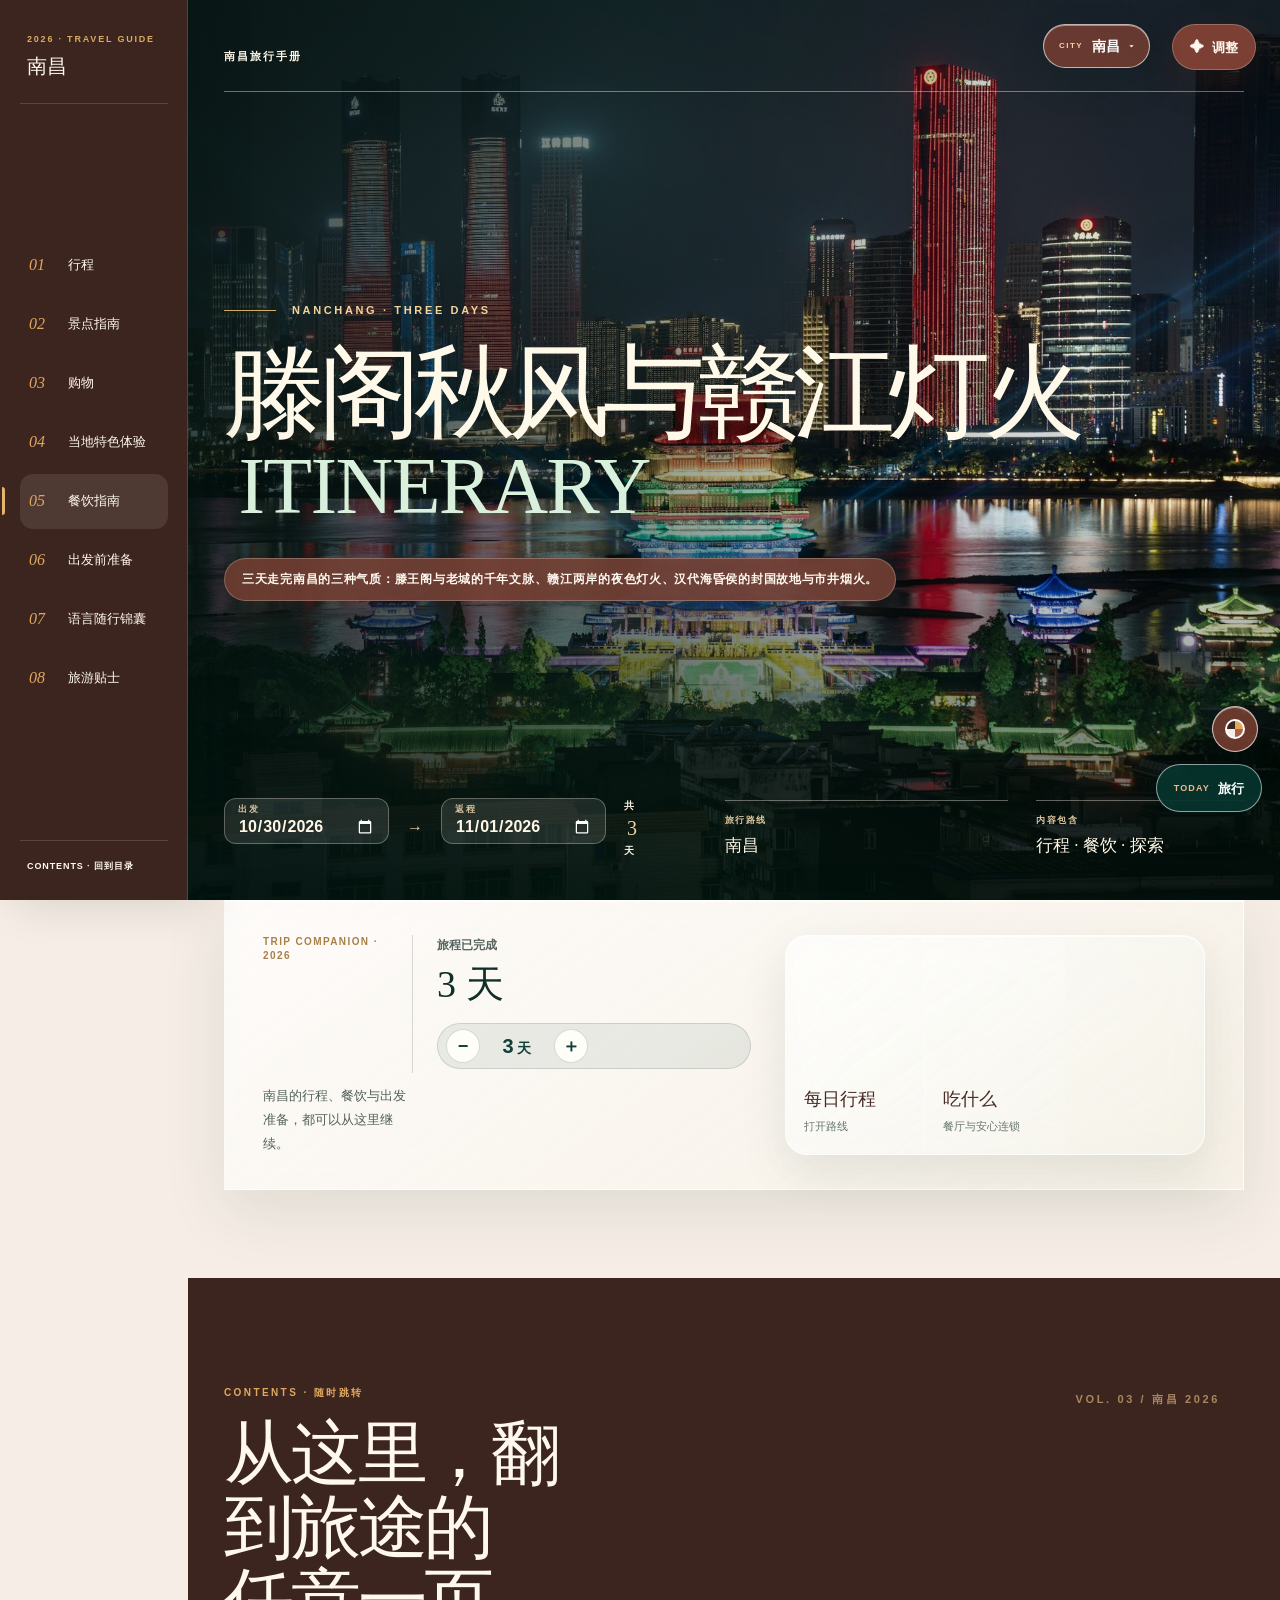
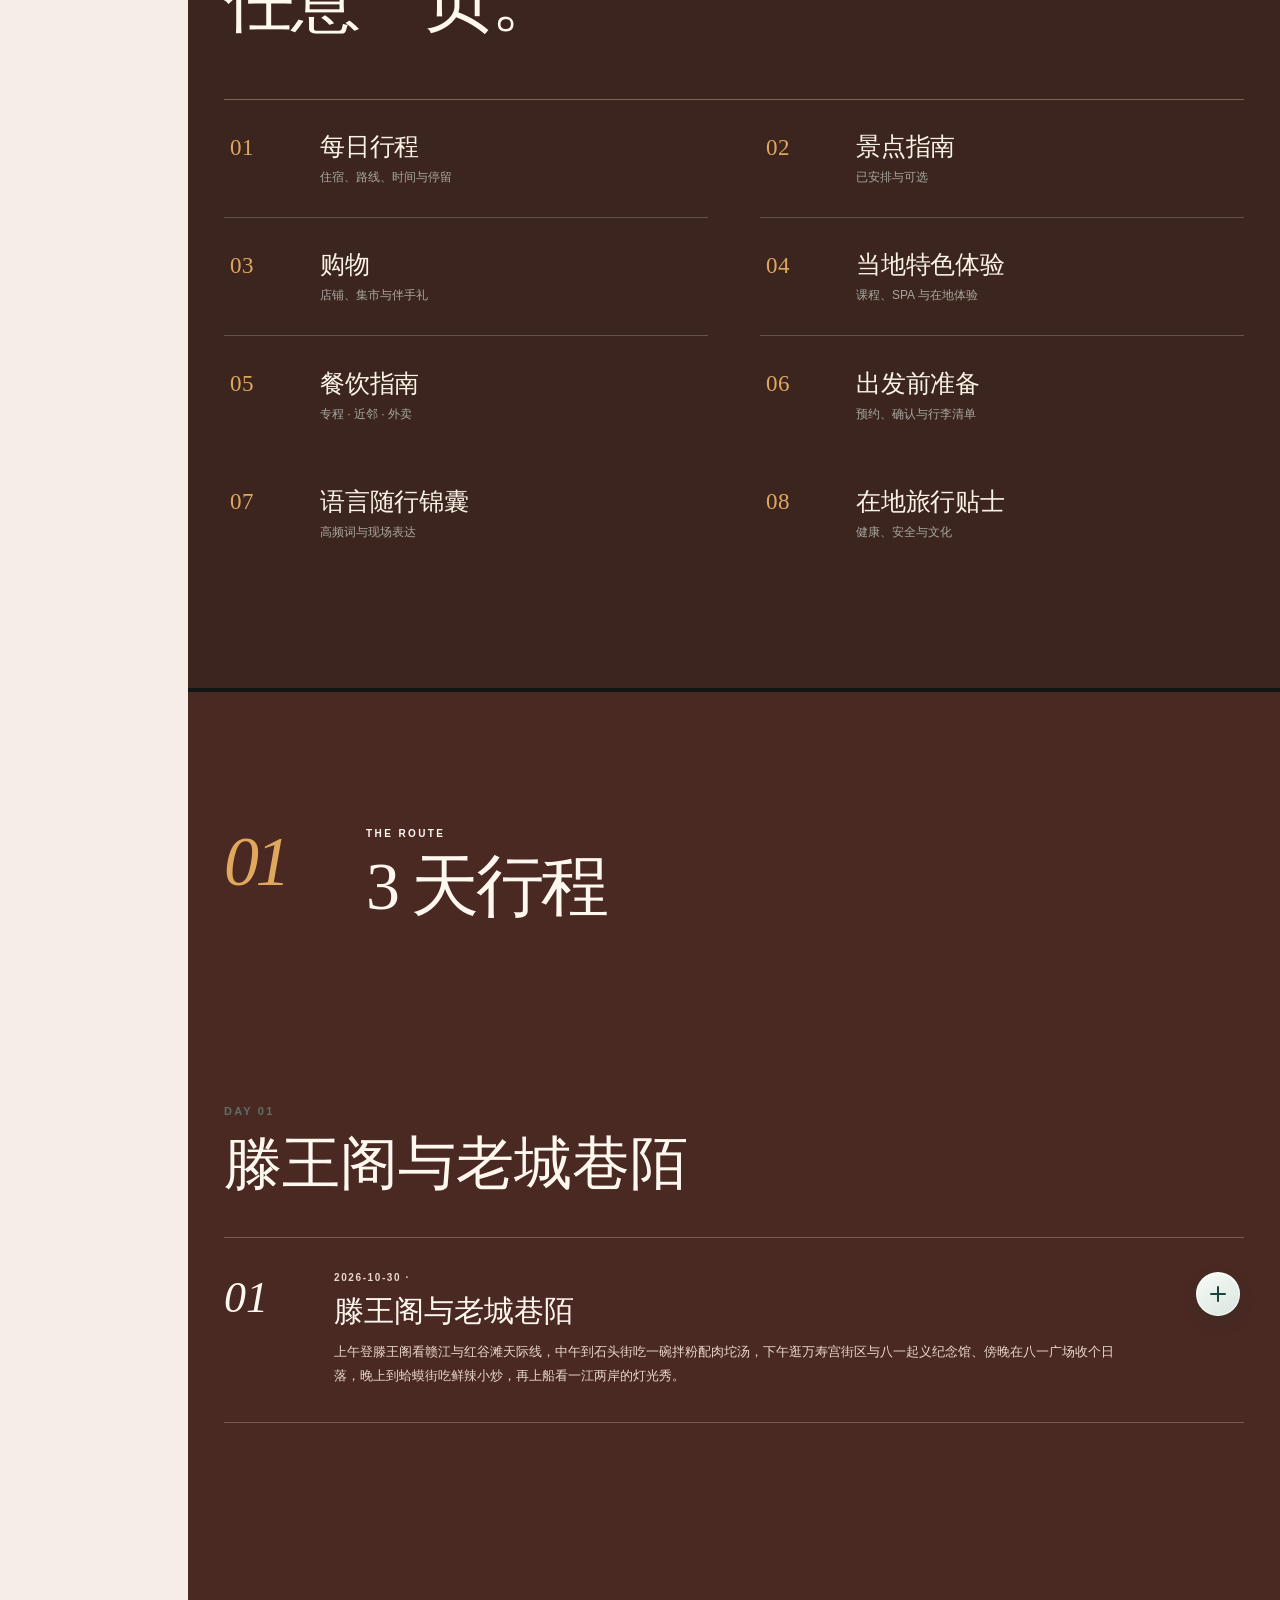
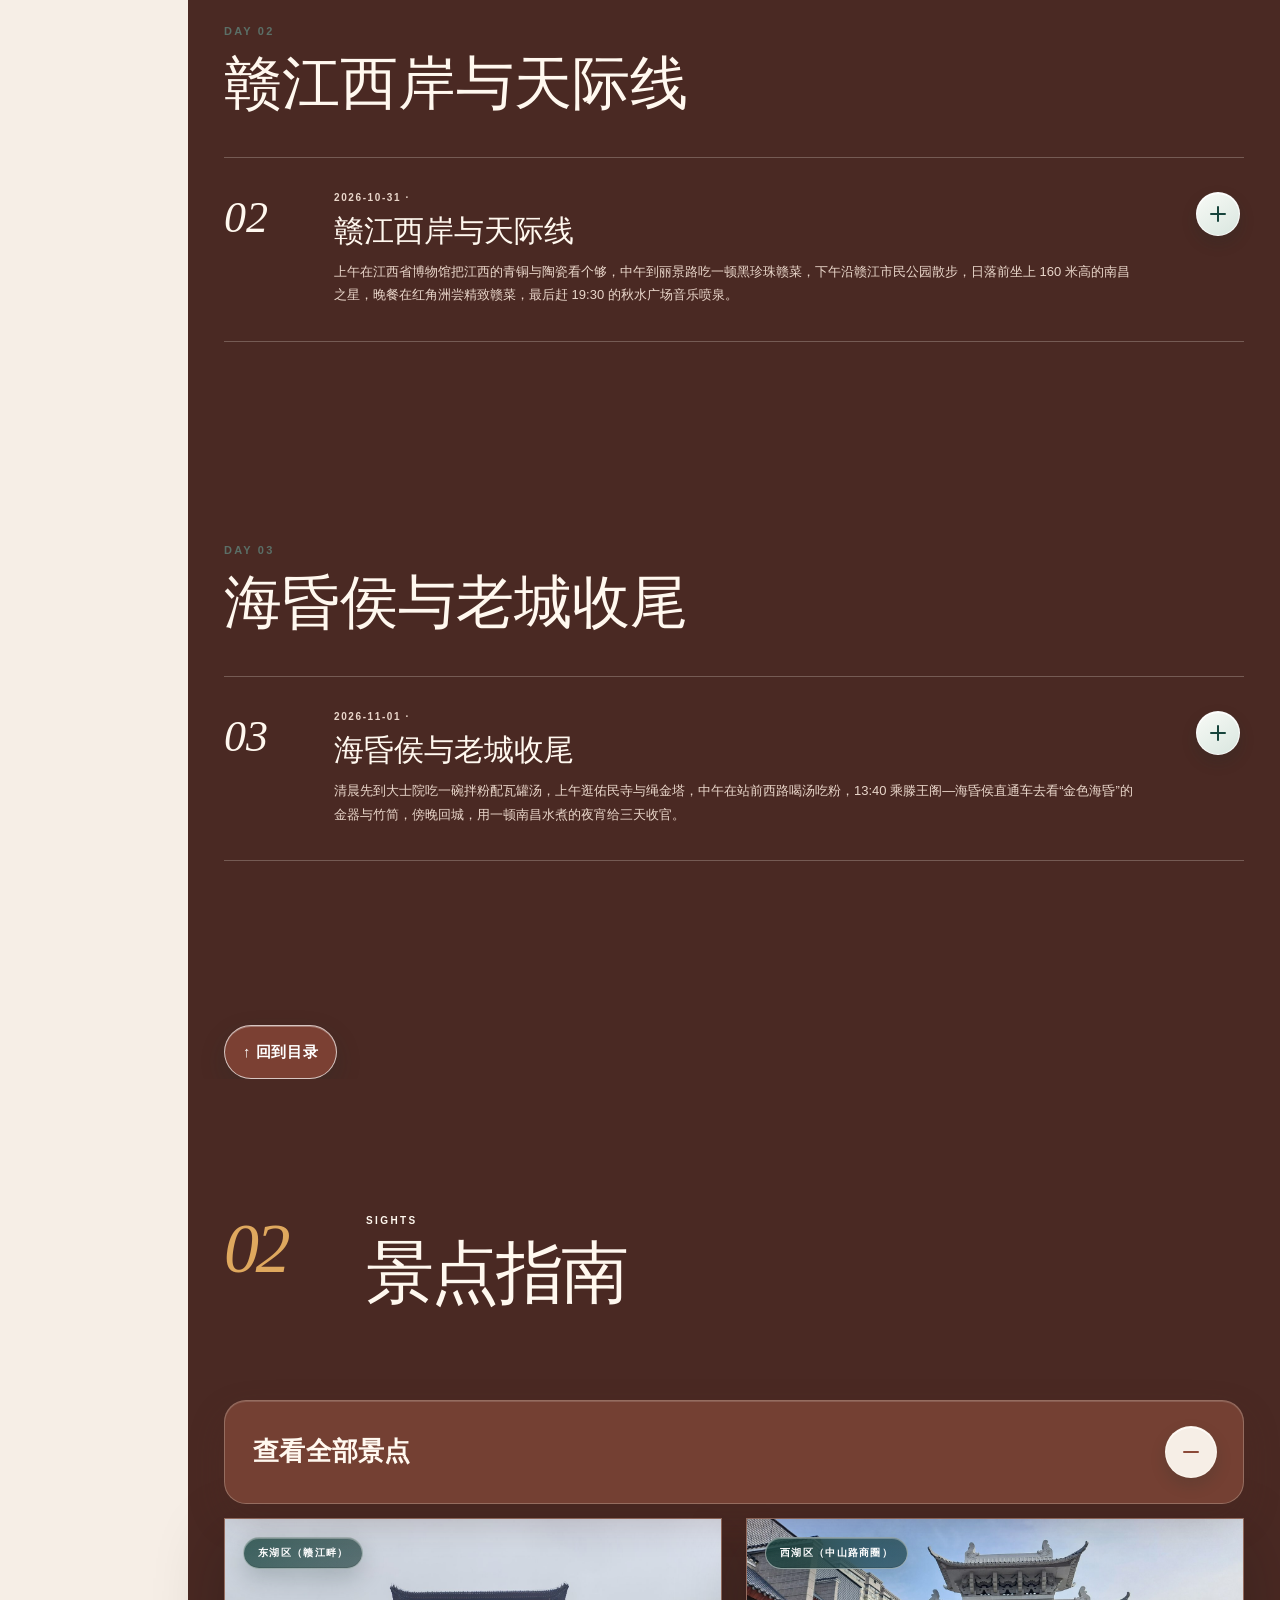
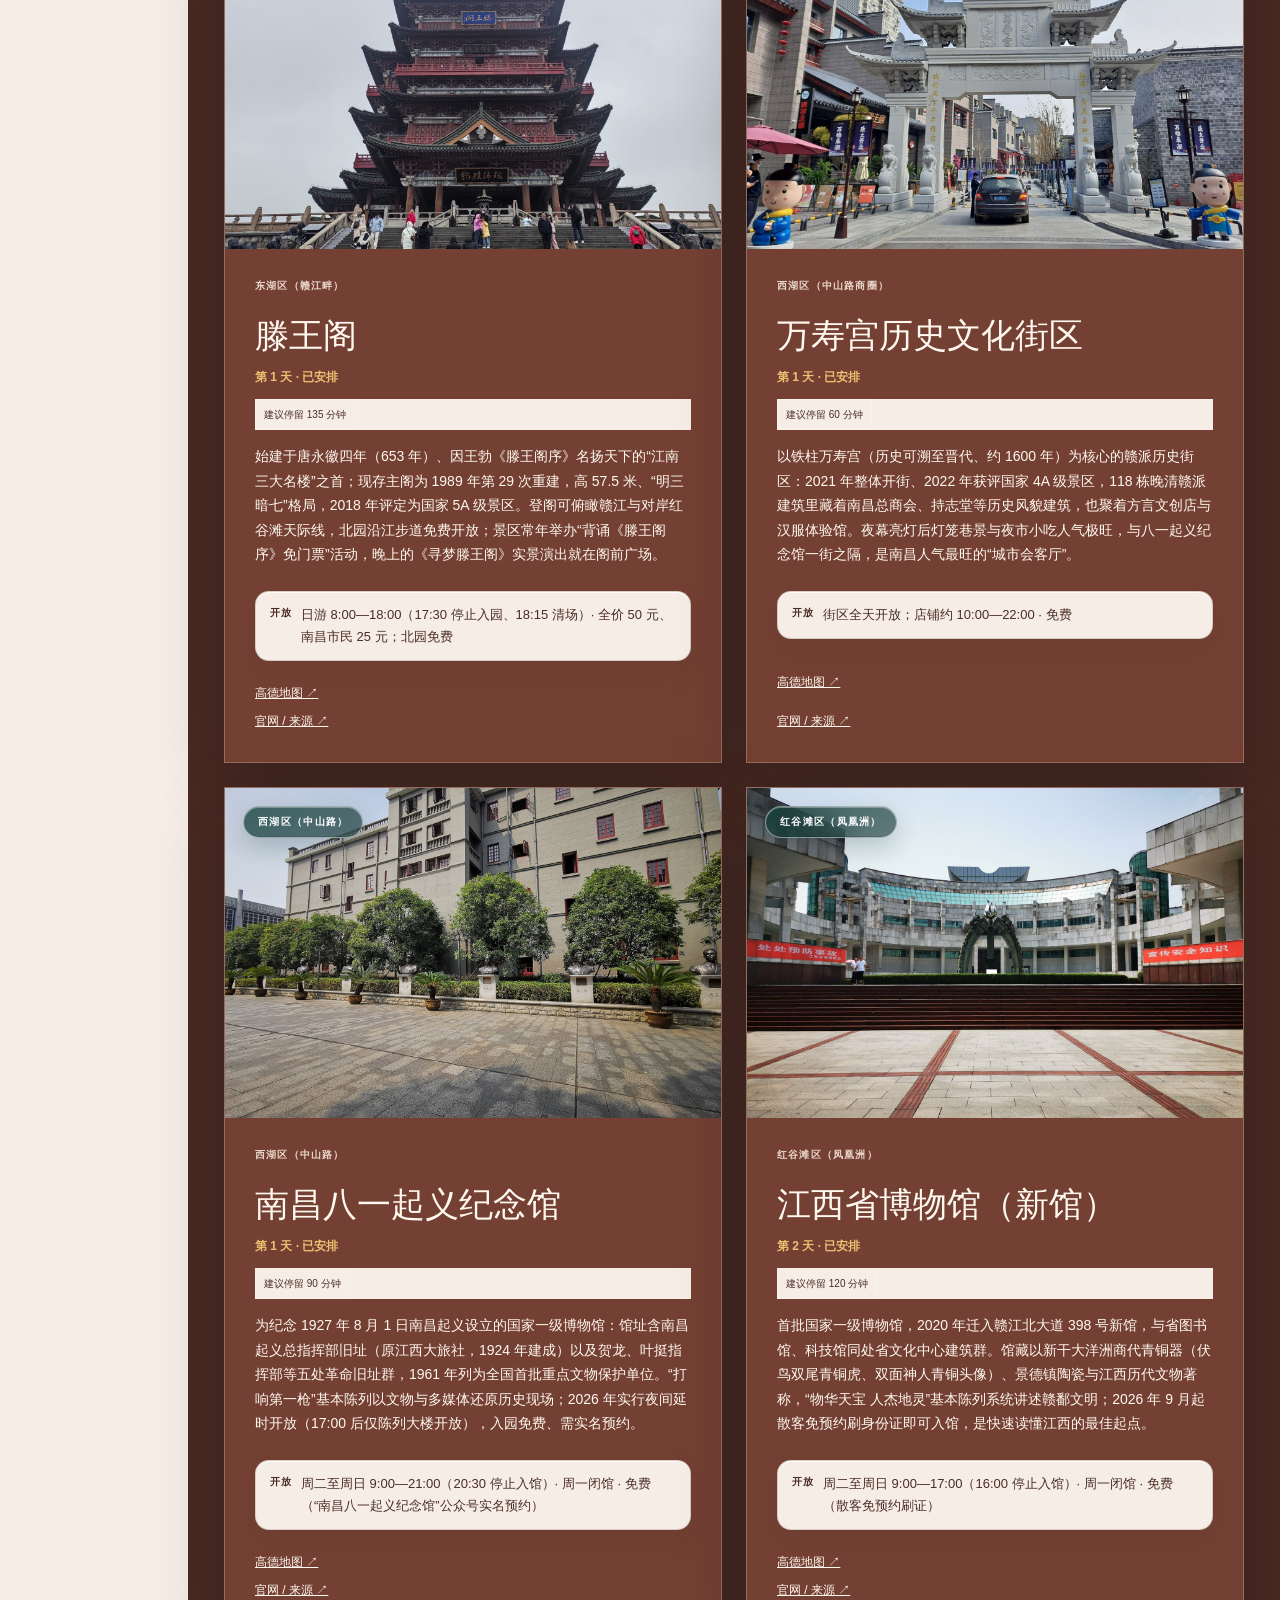
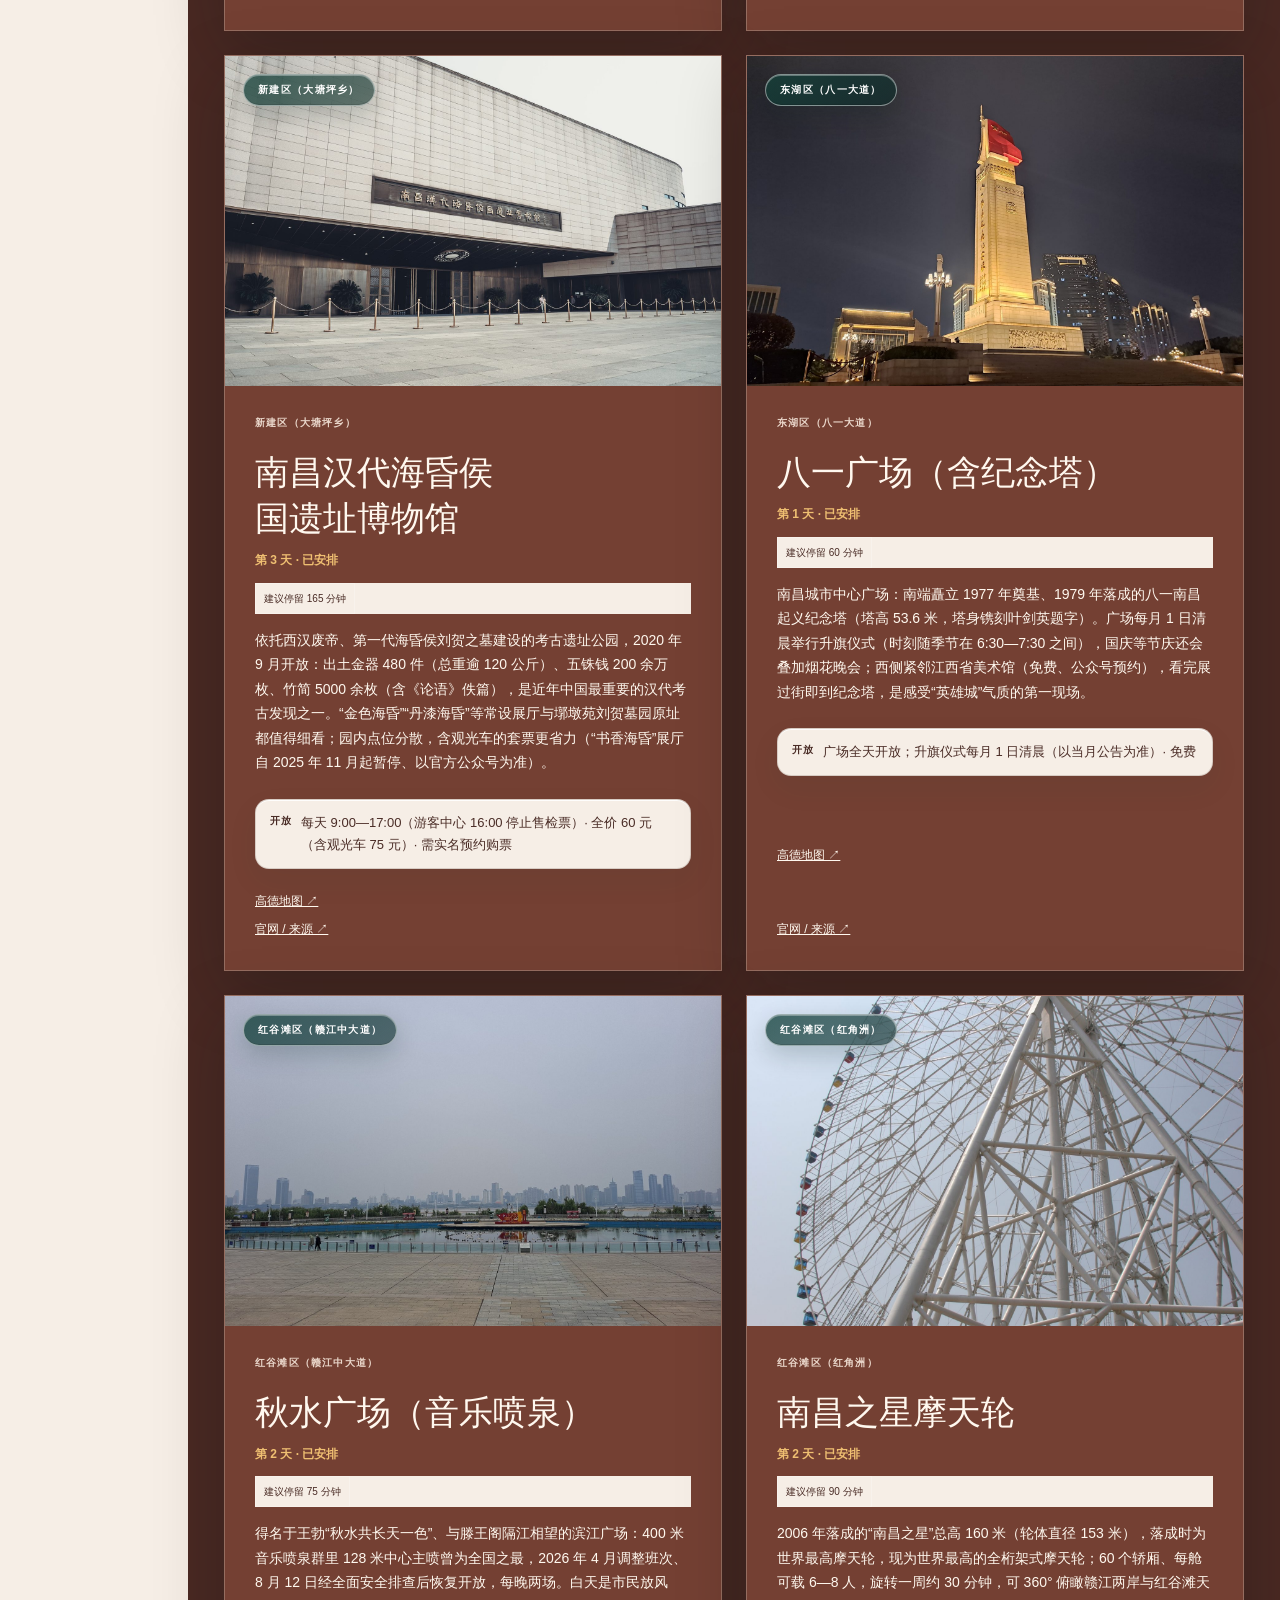
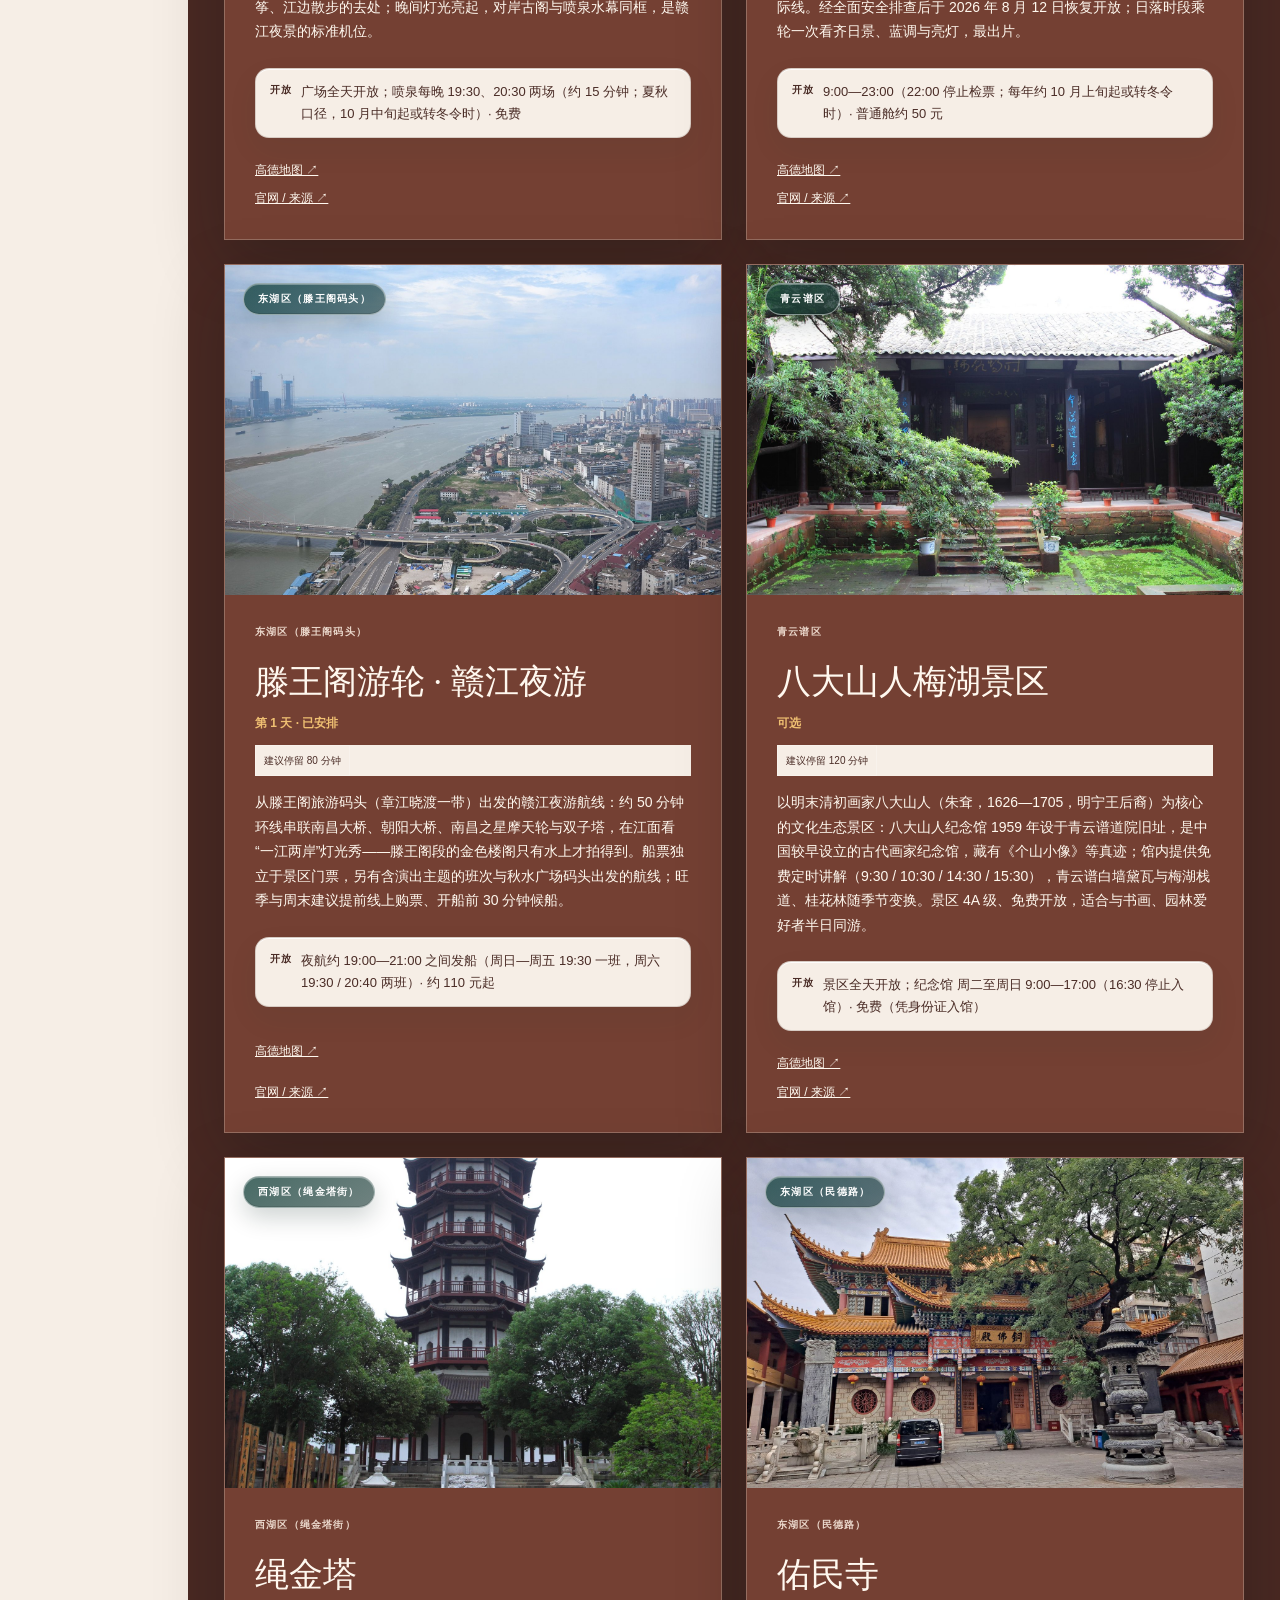
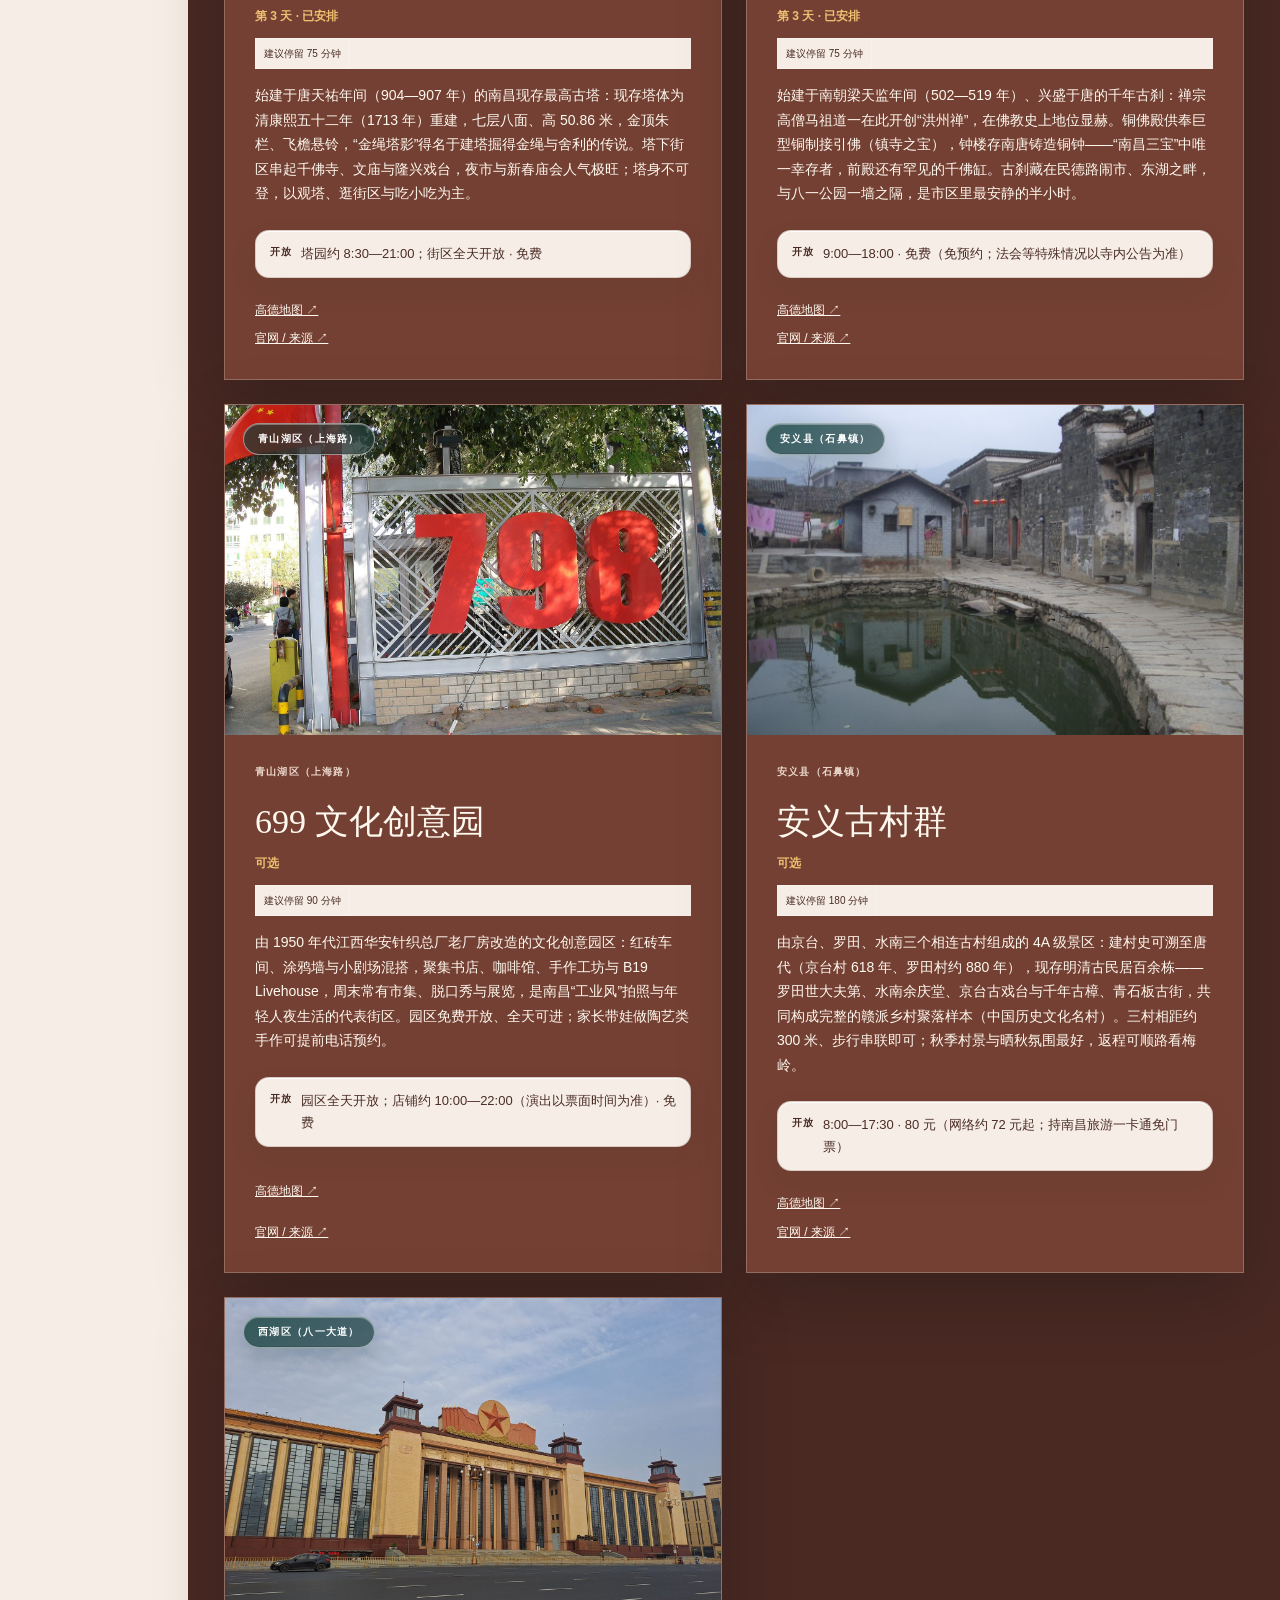
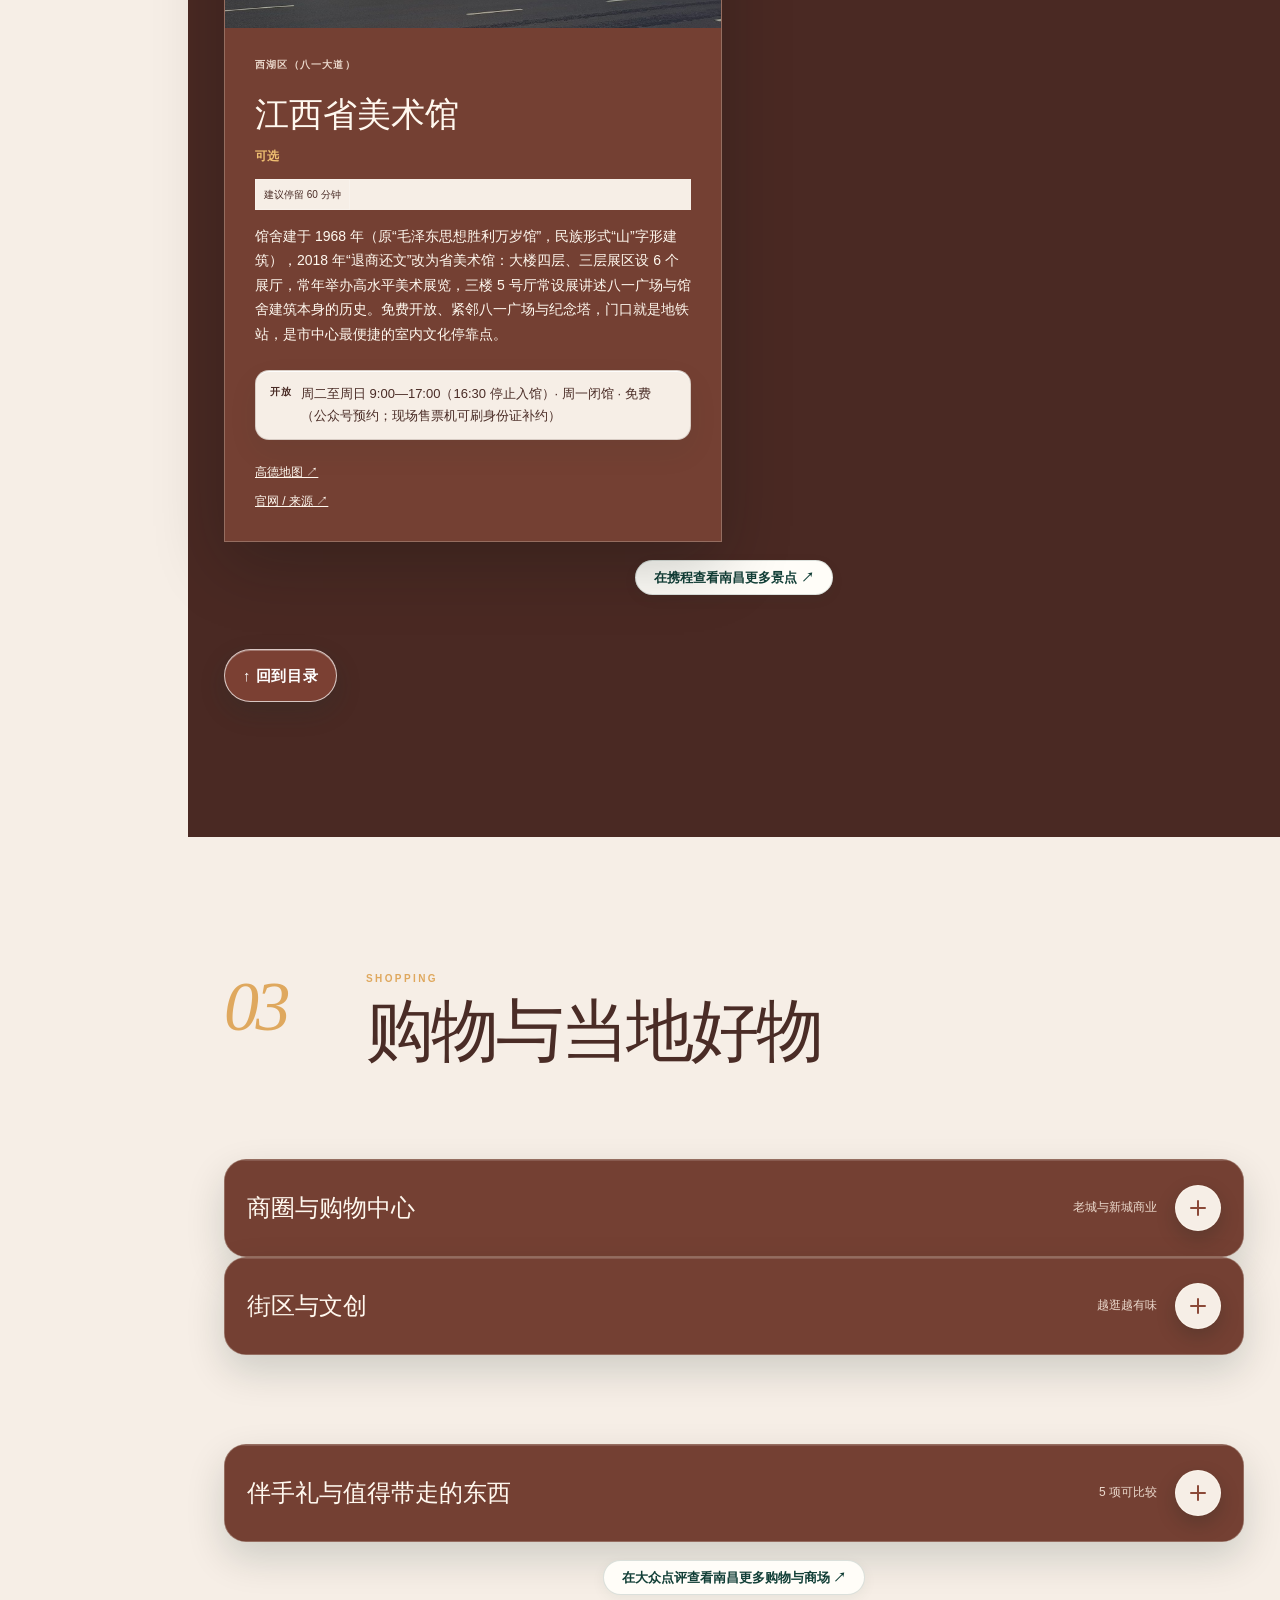
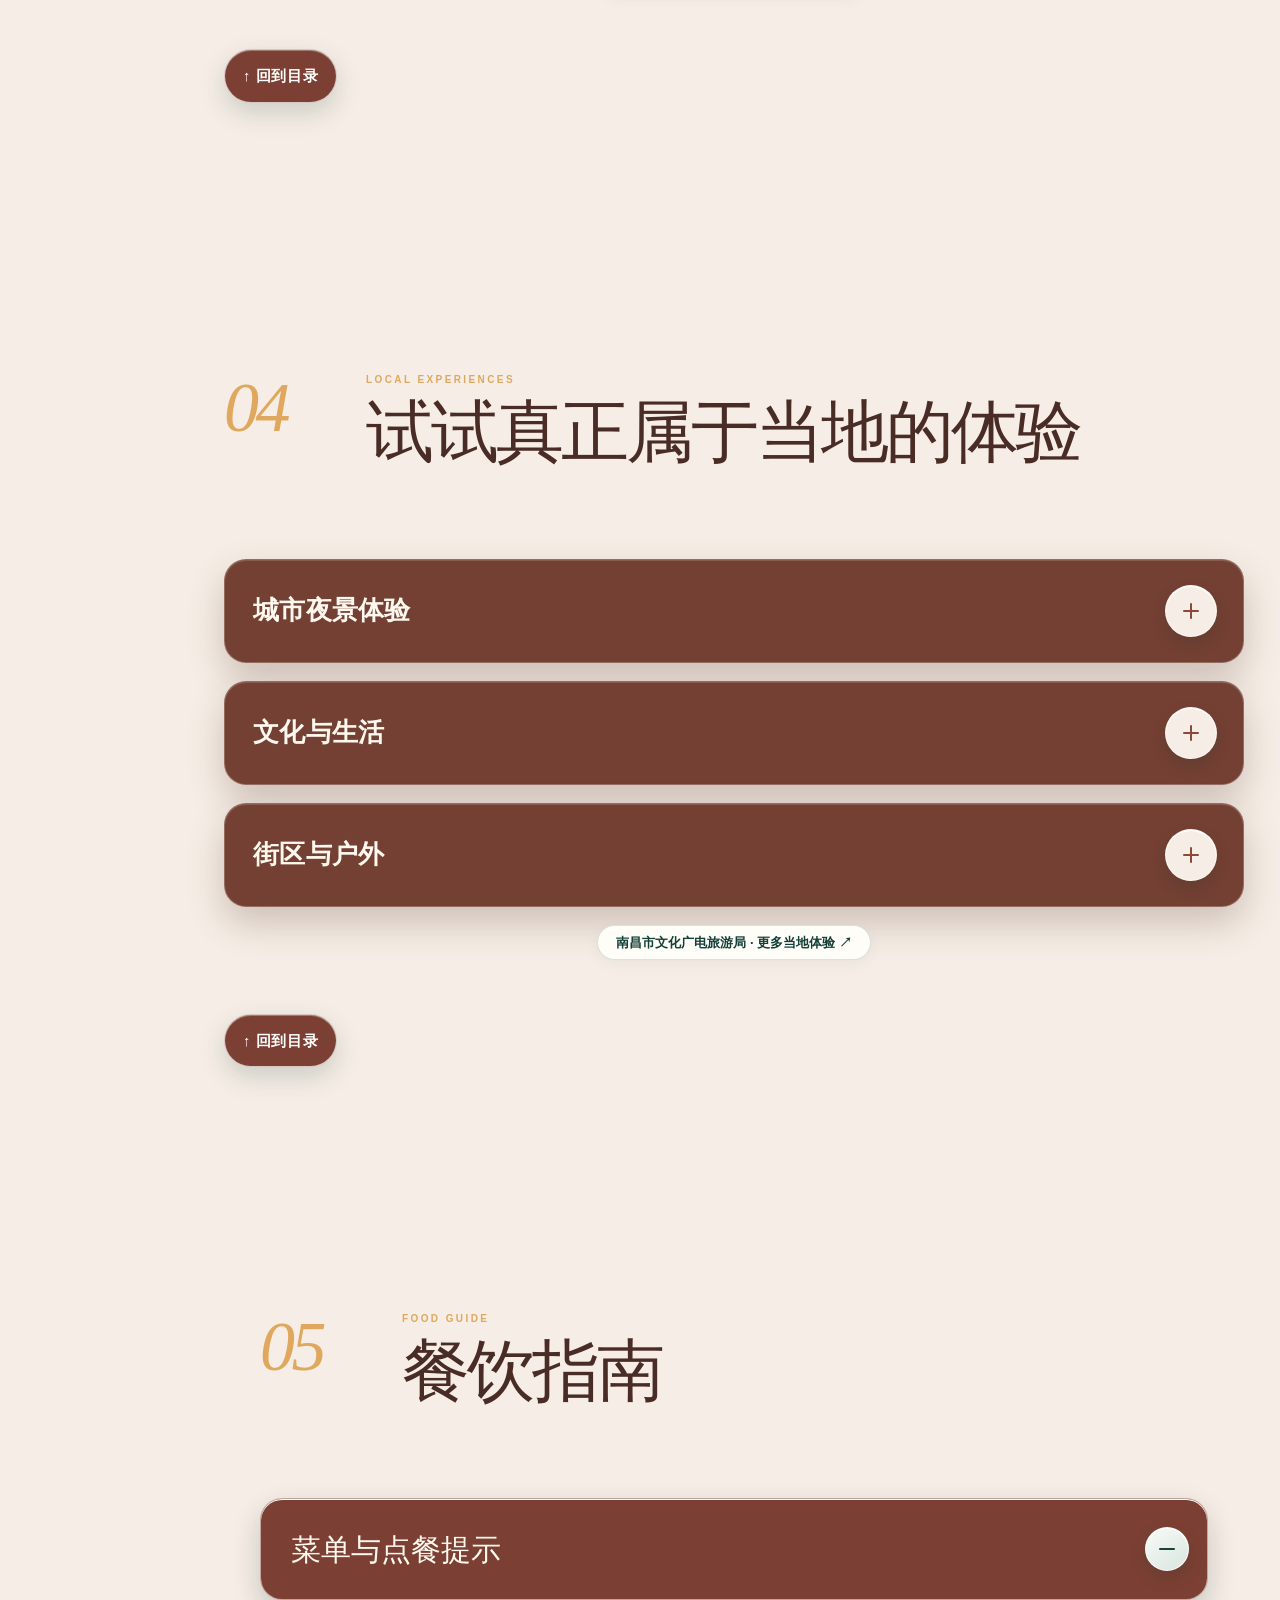
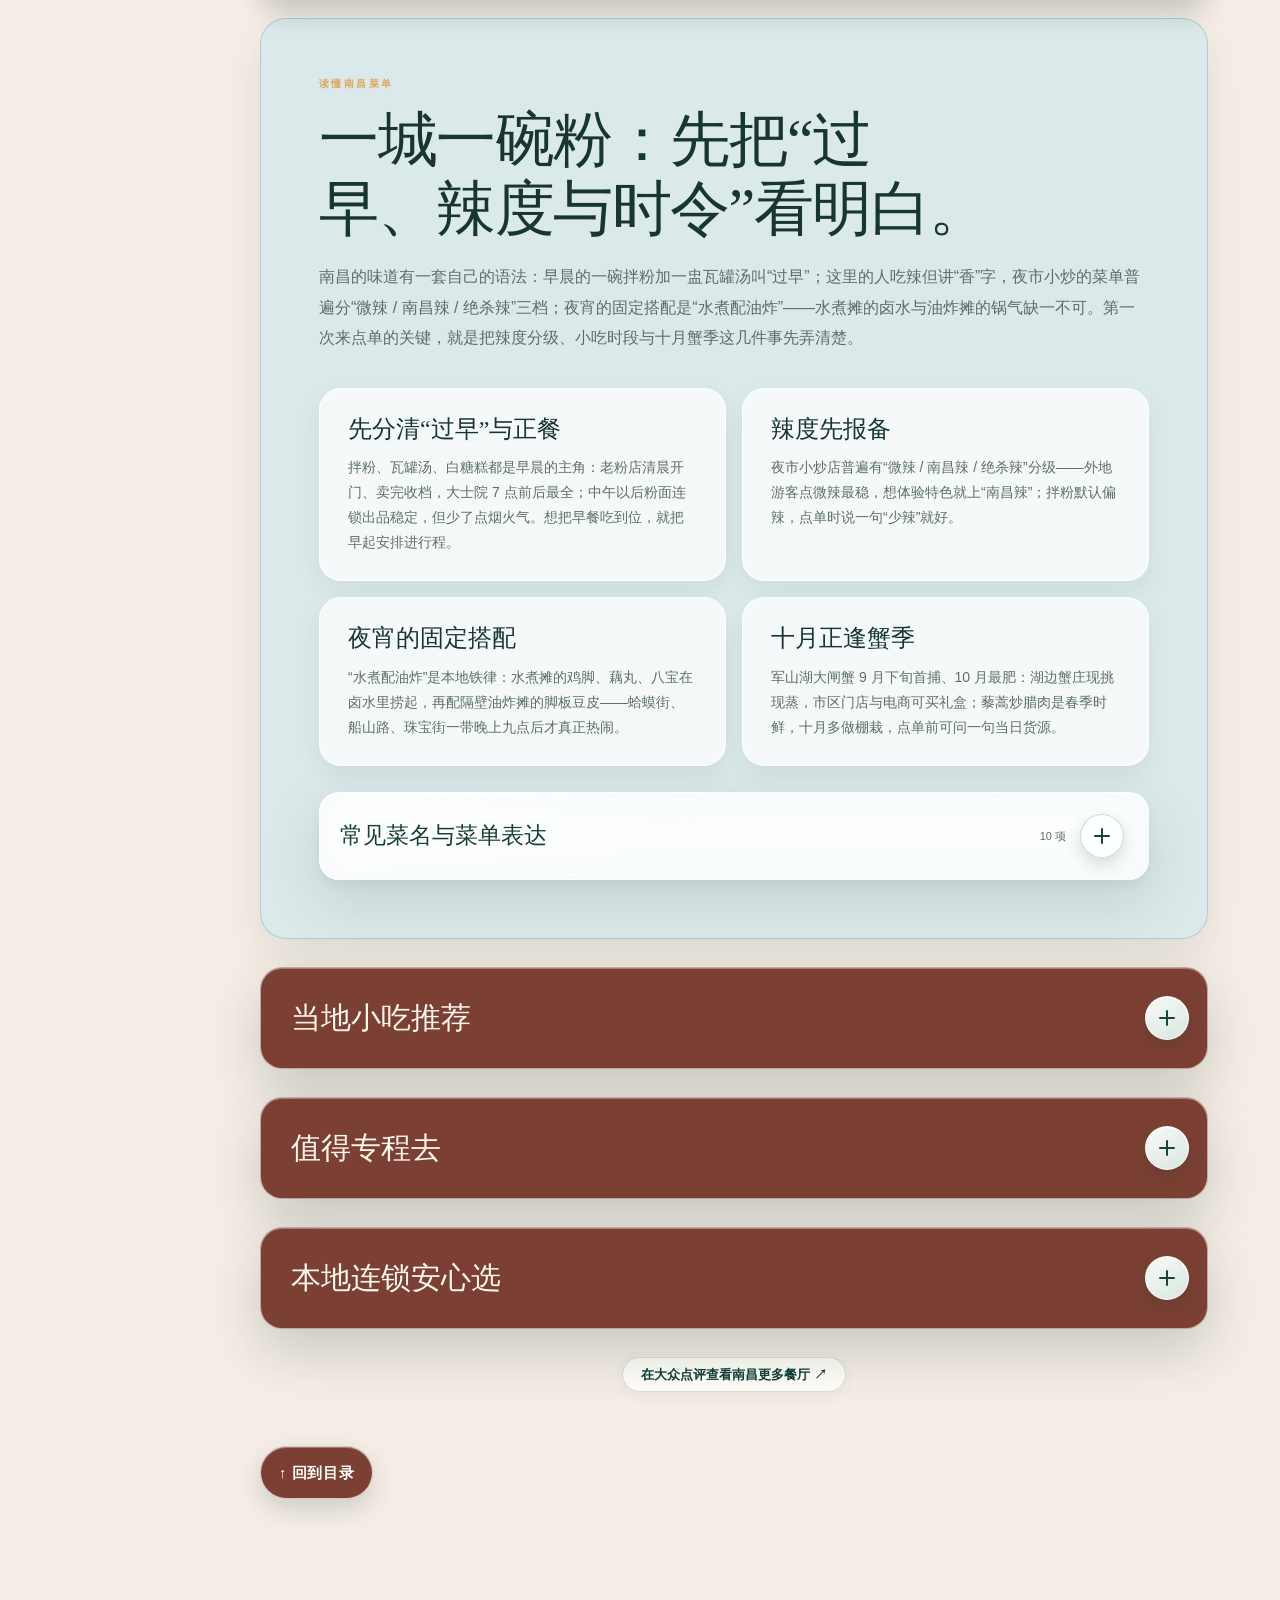
<file: nanchang.html>
<!doctype html>
<!DOCTYPE html><html lang="zh-CN" data-page-node-id="us2MLF18GISn1oFKfTohzZ"><head data-page-node-id="sPMBqO0lOswKg53py0zS9o"><meta charSet="utf-8" data-page-node-id="8tvlE58ERCGySGtuBEVAf0"/><meta name="viewport" content="width=device-width, initial-scale=1" data-page-node-id="FtpcCZq36R6h90t6143EoT"/><title>南昌旅行手册 · 2026</title><meta name="description" content="三天走完南昌的三种气质：滕王阁与老城的千年文脉、赣江两岸的夜色灯火、汉代海昏侯的封国故地与市井烟火。" data-page-node-id="Tb5rRWyte5WA97y37idV4P"/><link rel="stylesheet" href="better-interface.css?v=20260926-1" data-page-node-id="WUamqJiYBwmEyESOaPbBOx"/><link rel="stylesheet" href="desktop-rail.css?v=20260815-2" data-page-node-id="BpRmg8Zk7TsdJbNU9z9nx4"/><style id="desktop-rail-critical">.desktop-chapter-rail{display:none}@media(min-width:1180px){body{--desktop-rail-width:176px}body>main{margin-left:176px;width:calc(100% - 176px)}.desktop-chapter-rail{position:fixed;inset:0 auto 0 0;z-index:120;width:176px;display:flex;flex-direction:column;padding:28px 18px 24px;color:#f5efe1;background:linear-gradient(180deg,#082e29,#0a3a33 55%,#062722);box-shadow:inset -1px 0 rgba(231,214,176,.16),18px 0 46px rgba(0,24,20,.16)}.desktop-chapter-rail__brand{display:block;padding:3px 7px 24px;border-bottom:1px solid rgba(231,214,176,.18)}.desktop-chapter-rail__brand small{display:block;color:#d9aa62;font:700 9px/1.4 Arial,sans-serif;letter-spacing:.2em}.desktop-chapter-rail__brand strong{display:block;margin-top:8px;font:500 19px/1.25 Georgia,serif}.desktop-chapter-rail nav{display:grid;gap:4px;margin:auto 0;padding:20px 0}.desktop-chapter-rail nav a{display:grid;grid-template-columns:28px 1fr;align-items:center;gap:9px;min-height:53px;padding:7px 8px;border-radius:13px;color:rgba(241,239,227,.72)}.desktop-chapter-rail nav a b{color:#d9aa62;font:italic 500 15px/1 Georgia,serif}.desktop-chapter-rail nav a span{font:500 12px/1.3 "Microsoft YaHei",sans-serif;white-space:nowrap}.desktop-chapter-rail nav a.is-active{color:#fff;background:rgba(255,255,255,.09)}.desktop-chapter-rail__foot{padding:18px 7px 2px;border-top:1px solid rgba(231,214,176,.18);color:#eee2c8;font:600 9px/1.6 Arial,sans-serif;letter-spacing:.1em}}</style>
<style>/*! tailwindcss v4.2.1 | MIT License | https://tailwindcss.com */
@layer theme{:root,:host{--font-sans:ui-sans-serif, system-ui, sans-serif, "Apple Color Emoji", "Segoe UI Emoji", "Segoe UI Symbol", "Noto Color Emoji";--font-mono:ui-monospace, SFMono-Regular, Menlo, Monaco, Consolas, "Liberation Mono", "Courier New", monospace;--spacing:.25rem;--default-font-family:var(--font-sans);--default-mono-font-family:var(--font-mono)}}@layer base{*,:after,:before,::backdrop{box-sizing:border-box;border:0 solid;margin:0;padding:0}::file-selector-button{box-sizing:border-box;border:0 solid;margin:0;padding:0}html,:host{-webkit-text-size-adjust:100%;tab-size:4;line-height:1.5;font-family:var(--default-font-family,ui-sans-serif, system-ui, sans-serif, "Apple Color Emoji", "Segoe UI Emoji", "Segoe UI Symbol", "Noto Color Emoji");font-feature-settings:var(--default-font-feature-settings,normal);font-variation-settings:var(--default-font-variation-settings,normal);-webkit-tap-highlight-color:transparent}hr{height:0;color:inherit;border-top-width:1px}abbr:where([title]){-webkit-text-decoration:underline dotted;text-decoration:underline dotted}h1,h2,h3,h4,h5,h6{font-size:inherit;font-weight:inherit}a{color:inherit;-webkit-text-decoration:inherit;-webkit-text-decoration:inherit;-webkit-text-decoration:inherit;-webkit-text-decoration:inherit;text-decoration:inherit}b,strong{font-weight:bolder}code,kbd,samp,pre{font-family:var(--default-mono-font-family,ui-monospace, SFMono-Regular, Menlo, Monaco, Consolas, "Liberation Mono", "Courier New", monospace);font-feature-settings:var(--default-mono-font-feature-settings,normal);font-variation-settings:var(--default-mono-font-variation-settings,normal);font-size:1em}small{font-size:80%}sub,sup{vertical-align:baseline;font-size:75%;line-height:0;position:relative}sub{bottom:-.25em}sup{top:-.5em}table{text-indent:0;border-color:inherit;border-collapse:collapse}:-moz-focusring{outline:auto}progress{vertical-align:baseline}summary{display:list-item}ol,ul,menu{list-style:none}img,svg,video,canvas,audio,iframe,embed,object{vertical-align:middle;display:block}img,video{max-width:100%;height:auto}button,input,select,optgroup,textarea{font:inherit;font-feature-settings:inherit;font-variation-settings:inherit;letter-spacing:inherit;color:inherit;opacity:1;background-color:#0000;border-radius:0}::file-selector-button{font:inherit;font-feature-settings:inherit;font-variation-settings:inherit;letter-spacing:inherit;color:inherit;opacity:1;background-color:#0000;border-radius:0}:where(select:is([multiple],[size])) optgroup{font-weight:bolder}:where(select:is([multiple],[size])) optgroup option{padding-inline-start:20px}::file-selector-button{margin-inline-end:4px}::placeholder{opacity:1}@supports (not ((-webkit-appearance:-apple-pay-button))) or (contain-intrinsic-size:1px){::placeholder{color:currentColor}@supports (color:color-mix(in lab, red, red)){::placeholder{color:color-mix(in oklab, currentcolor 50%, transparent)}}}textarea{resize:vertical}::-webkit-search-decoration{-webkit-appearance:none}::-webkit-date-and-time-value{min-height:1lh;text-align:inherit}::-webkit-datetime-edit{display:inline-flex}::-webkit-datetime-edit-fields-wrapper{padding:0}::-webkit-datetime-edit{padding-block:0}::-webkit-datetime-edit-year-field{padding-block:0}::-webkit-datetime-edit-month-field{padding-block:0}::-webkit-datetime-edit-day-field{padding-block:0}::-webkit-datetime-edit-hour-field{padding-block:0}::-webkit-datetime-edit-minute-field{padding-block:0}::-webkit-datetime-edit-second-field{padding-block:0}::-webkit-datetime-edit-millisecond-field{padding-block:0}::-webkit-datetime-edit-meridiem-field{padding-block:0}::-webkit-calendar-picker-indicator{line-height:1}:-moz-ui-invalid{box-shadow:none}button,input:where([type=button],[type=reset],[type=submit]){appearance:button}::file-selector-button{appearance:button}::-webkit-inner-spin-button{height:auto}::-webkit-outer-spin-button{height:auto}[hidden]:where(:not([hidden=until-found])){display:none!important}}@layer components;@layer utilities{.relative{position:relative}.start{inset-inline-start:var(--spacing)}.end{inset-inline-end:var(--spacing)}.container{width:100%}@media (width>=40rem){.container{max-width:40rem}}@media (width>=48rem){.container{max-width:48rem}}@media (width>=64rem){.container{max-width:64rem}}@media (width>=80rem){.container{max-width:80rem}}@media (width>=96rem){.container{max-width:96rem}}.contents{display:contents}.table{display:table}}:root{--jungle:#173f36;--deep:#0c2e2c;--sea:#197e8f;--lagoon:#a8d8d3;--sand:#e8d8b6;--limestone:#f6f0e4;--terracotta:#bd6246;--ink:#21332e;--muted:#697b74;--white:#fffdf8}*{box-sizing:border-box}html{scroll-behavior:smooth}body{background:var(--white);color:var(--ink);margin:0;font-family:Microsoft YaHei,PingFang SC,Noto Sans CJK SC,Arial,sans-serif;line-height:1.75}a{color:inherit;text-decoration:none}.shell{width:min(1160px,100% - 48px);margin:auto}.eyebrow{letter-spacing:.2em;text-transform:uppercase;margin:0 0 10px;font:700 11px/1.3 Arial,sans-serif}.section-no{color:var(--terracotta);opacity:.78;font:500 62px/1 Georgia,serif}h1,h2,h3,p{margin-top:0}h2{letter-spacing:-.03em;margin:0 0 18px;font:500 clamp(34px,5vw,64px)/1.12 Georgia,Songti SC,serif}h3{line-height:1.35}.hero{color:#f8f1df;background:radial-gradient(circle at 78% 42%,#2a7269 0 12%,#0000 36%),linear-gradient(125deg,#0b2927 0%,#174a3e 48%,#1b6971 100%);min-height:760px;position:relative;overflow:hidden}.hero:before{content:"";background:linear-gradient(115deg,#0000 48%,#ffffff0f 48.3% 48.8%,#0000 49.1%),repeating-linear-gradient(100deg,#0000 0 70px,#ffffff05 71px 72px);position:absolute;inset:0}.nav{z-index:2;border-bottom:1px solid #ffffff2e;justify-content:space-between;align-items:center;height:92px;display:flex;position:relative}.brand{letter-spacing:.22em;font:700 12px Arial}.navlinks{gap:28px;font-size:13px;display:flex}.hero-inner{z-index:2;padding:118px 0 100px;position:relative}.hero h1{letter-spacing:-.055em;max-width:820px;margin:0 0 34px;font:500 clamp(52px,8vw,102px)/1.02 Georgia,Songti SC,serif}.lede{color:#dce9df;max-width:650px;font-size:17px;line-height:1.9}.hero-notes{flex-wrap:wrap;gap:12px;margin-top:44px;display:flex}.hero-notes span{border:1px solid #ffffff59;border-radius:99px;padding:8px 15px;font-size:12px}.sun-disc{background:var(--terracotta);border-radius:50%;width:330px;height:330px;position:absolute;bottom:-120px;right:-80px;box-shadow:0 0 100px #e28b5c38}.flight-band{background:var(--limestone);padding:90px 0}.flight-grid{grid-template-columns:1fr 1.25fr;align-items:start;gap:22px 70px;display:grid}.flight-card{background:var(--white);border-left:5px solid var(--sea);grid-template-columns:100px 1fr 32px 1fr;align-items:center;gap:15px;padding:24px;display:grid;box-shadow:0 12px 35px #19372f14}.flight-card b{color:var(--terracotta);font:700 20px Arial}.flight-card small,.flight-card span{color:var(--muted);font-size:11px;display:block}.flight-card strong{font:500 25px Georgia,serif}.flight-card i{color:var(--sea);font-style:normal}.fineprint{color:var(--muted);grid-column:2;margin:4px 0 0;font-size:12px}.section{padding:110px 0}.section-heading{grid-template-columns:105px 1fr;align-items:start;margin-bottom:60px;display:grid}.section-heading>div>p:last-child{color:var(--muted);max-width:680px}.days{border-top:1px solid #cbd6d0}.day{border-bottom:1px solid #d8dfda;grid-template-columns:90px 1fr;gap:35px;padding:34px 20px 34px 0;display:grid;position:relative}.day:after{content:"";background:var(--jungle);transform-origin:top;width:7px;height:100%;transition:all .35s;position:absolute;top:0;right:0;transform:scaleY(0)}.day:hover:after{transform:scaleY(1)}.day-index{color:#a8b7af;font:italic 34px Georgia}.day h3{margin:0 0 9px;font:500 25px Georgia,Songti SC,serif}.day p:last-child{color:#55665f;max-width:800px;margin:0}.day.coast .eyebrow{color:var(--sea)}.day.ubud .eyebrow{color:var(--jungle)}.day.penida .eyebrow{color:var(--terracotta)}.penida-section{background:var(--deep);color:#edf5ef;padding:110px 0}.section-heading.light .section-no{color:#eb9776}.section-heading.light p:last-child{color:#a9c3bb}.penida-timeline{border-left:1px solid #5d7f78;max-width:850px;margin-left:105px}.penida-stop{grid-template-columns:120px 1fr;gap:30px;padding:0 0 30px 38px;display:grid;position:relative}.penida-stop:before{content:"";background:var(--terracotta);border-radius:50%;width:13px;height:13px;position:absolute;top:8px;left:-7px;box-shadow:0 0 0 7px #bd624626}.penida-stop time{color:#f0c592;font:500 27px Georgia}.penida-stop h3{margin:0 0 4px;font:500 21px Georgia,Songti SC,serif}.penida-stop p{color:#a9c3bb;margin:0}.penida-note{color:#dce9df;border-left:4px solid var(--terracotta);background:#16463f;max-width:850px;margin:22px 0 0 105px;padding:20px 24px}.restaurant-grid{grid-template-columns:repeat(2,1fr);gap:28px;display:grid}.restaurant{background:var(--limestone);overflow:hidden}.photo{height:310px;position:relative;overflow:hidden}.photo img{object-fit:cover;width:100%;height:100%;transition:transform .7s}.restaurant:hover .photo img{transform:scale(1.035)}.photo span{color:#fff;letter-spacing:.15em;text-transform:uppercase;background:#0c2e2ce0;padding:7px 12px;font:700 10px Arial;position:absolute;top:18px;left:18px}.restaurant-top{justify-content:space-between;align-items:start;gap:15px;display:flex}.restaurant-top h3{margin:0;font:500 28px Georgia,serif}.restaurant-top b{color:var(--terracotta);white-space:nowrap;font-size:13px}.cuisine{color:var(--sea);font-size:13px;font-weight:700}.restaurant-foot{border-top:1px solid #d4c7ab;justify-content:space-between;gap:15px;margin-top:18px;padding-top:16px;font-size:12px;display:flex}.restaurant-foot a{color:var(--muted);text-decoration:underline}.words-section{background:var(--limestone);padding:110px 0}.vocab-grid{grid-template-columns:repeat(5,1fr);gap:16px;display:grid}.vocab{background:var(--white);padding:22px}.vocab h3{color:var(--terracotta);border-bottom:1px solid #dccdaa;padding-bottom:10px;font:500 20px Georgia,Songti SC,serif}.vocab div{border-bottom:1px dotted #d8d2c5;justify-content:space-between;gap:8px;padding:8px 0;font-size:12px;display:flex}.vocab b{color:var(--jungle);font-family:Arial}.vocab span{color:var(--muted)}.quick-phrases{flex-wrap:wrap;gap:10px;margin-top:28px;display:flex}.quick-phrases span{background:var(--jungle);color:#fff;border-radius:99px;padding:10px 15px;font:700 12px Arial}.quick-phrases em{color:#cfe0d8;margin-left:6px;font:12px Microsoft YaHei}footer{color:#e5eee7;background:#071f1e;padding:90px 0}footer .shell{justify-content:space-between;align-items:end;display:flex}footer p{margin:0;font:500 32px/1.5 Georgia,Songti SC,serif}footer a{color:#a8c0b8;font-size:12px}@media (width<=850px){.shell{width:min(100% - 32px,680px)}.hero{min-height:690px}.navlinks{gap:16px}.hero-inner{padding-top:90px}.hero h1{font-size:55px}.flight-grid{grid-template-columns:1fr}.flight-grid>div:first-child{grid-row:auto}.fineprint{grid-column:1}.section{padding:78px 0}.section-heading{grid-template-columns:68px 1fr}.section-no{font-size:45px}.restaurant-grid{grid-template-columns:1fr}.photo{height:300px}.vocab-grid{grid-template-columns:repeat(2,1fr)}.penida-timeline,.penida-note{margin-left:0}.flight-grid h2{font-size:40px}}@media (width<=560px){.shell{width:calc(100% - 28px)}.nav{height:72px}.navlinks a:nth-child(2){display:none}.hero{min-height:650px}.hero h1{font-size:45px}.lede{font-size:15px}.hero-notes{margin-top:30px}.flight-band{padding:65px 0}.flight-card{grid-template-columns:70px 1fr 18px 1fr;gap:8px;padding:18px}.flight-card strong{font-size:20px}.flight-card b{font-size:16px}.section-heading{grid-template-columns:1fr;gap:14px}.section-no{font-size:38px}h2{font-size:39px}.day{grid-template-columns:48px 1fr;gap:12px;padding-right:0}.day h3{font-size:22px}.penida-section{padding:78px 0}.penida-stop{grid-template-columns:75px 1fr;gap:12px;padding-left:25px}.penida-stop time{font-size:21px}.photo{height:240px}.restaurant-body{padding:21px}.restaurant-top h3{font-size:24px}.restaurant-foot{flex-direction:column}.vocab-grid{grid-template-columns:1fr}.quick-phrases span{width:100%}footer .shell{display:block}footer p{margin-bottom:30px;font-size:26px}}.route-section{background:#f8f4e9;padding:110px 0 0}.journey-label{letter-spacing:.2em;font:700 11px Arial}.journey-block>h3{margin:8px 0 34px;font:500 42px Georgia,Songti SC,serif}.jungle-block{color:#edf5e9;background:linear-gradient(135deg,#143d33,#2c6657)}.sea-block{color:#effafb;background:linear-gradient(135deg,#116a7b,#69b8bd)}.journey-block .days{border-top:1px solid #ffffff4d}.journey-block .day{border-bottom:1px solid #ffffff47;padding:0;display:block}.journey-block .day:after{display:none}.day summary{cursor:pointer;grid-template-columns:78px 1fr 34px;align-items:start;gap:24px;padding:30px 0;list-style:none;display:grid}.day summary::-webkit-details-marker{display:none}.day summary .day-index{color:#ffffffa6;font:italic 36px Georgia}.day summary small{letter-spacing:.16em;opacity:.72;margin-bottom:8px;font:700 10px Arial;display:block}.day summary b{margin-bottom:8px;font:500 25px Georgia,Songti SC,serif;display:block}.day summary em{opacity:.82;max-width:800px;font-size:13px;font-style:normal;display:block}.day summary i{font:300 28px Arial;transition:all .25s}.day[open] summary i{transform:rotate(45deg)}.day-detail{background:#ffffff1f;border-left:3px solid #f0aa83;grid-template-columns:70px 1fr;gap:8px 18px;margin:0 0 32px 102px;padding:25px 30px;display:grid}.day-detail strong{color:#ffe0b5;font-size:12px}.day-detail p,.day-detail p:last-child{color:inherit;opacity:.94;margin:0 0 10px;font-size:14px}.photo-strip{scroll-snap-type:x mandatory;scrollbar-width:none;height:310px;display:flex;overflow-x:auto}.photo-strip::-webkit-scrollbar{display:none}.photo-strip figure{scroll-snap-align:start;flex:0 0 100%;height:100%;margin:0;position:relative}.photo-strip img{object-fit:cover;width:100%;height:100%}.photo-strip span{color:#fff;letter-spacing:.15em;background:#0c2e2ce0;padding:7px 12px;font:700 10px Arial;position:absolute;top:18px;left:18px}.swipe-hint{color:#d7e9e2;letter-spacing:.12em;background:#173f36;justify-content:space-between;padding:8px 18px;font-size:10px;display:flex}.distance{grid-template-columns:1fr 1fr;gap:10px;margin:18px 0;display:grid}.distance span{color:var(--muted);background:#fffaf0;padding:12px;font-size:11px}.distance b{color:var(--jungle);margin-bottom:2px;display:block}.restaurant-actions{flex-wrap:wrap;gap:10px;display:flex}.restaurant-actions a{color:var(--muted);font-size:11px;text-decoration:underline}.restaurant-actions .map-link{background:var(--sea);color:#fff;border-radius:2px;padding:9px 12px;text-decoration:none}.restaurant-foot span{color:var(--muted);font-size:10px}@media (width<=850px){.journey-block{margin:0 -16px;padding:58px 28px 70px}.photo-strip{height:290px}}@media (width<=560px){body{font-size:14px}.route-section{padding-top:72px}.journey-block{margin:0 -14px;padding:48px 18px 58px}.journey-block>h3{font-size:33px}.day summary{grid-template-columns:52px 1fr 22px;gap:10px;padding:24px 0}.day summary .day-index{font-size:28px}.day summary b{font-size:21px}.day summary em{font-size:12px;line-height:1.65}.day-detail{grid-template-columns:48px 1fr;gap:6px 10px;margin:0 0 25px 62px;padding:18px 16px}.day-detail p{font-size:12px}.photo-strip{height:250px}.distance{grid-template-columns:1fr}.restaurant-actions{align-items:center}.restaurant-actions .map-link{text-align:center;flex:1;padding:11px}.restaurant-foot{flex-direction:row}.restaurant-grid{gap:18px}.restaurant{border-radius:4px}}.inline-penida{background:#072f3f52;margin:0 0 34px 102px;padding:30px}.inline-penida h4{margin:0 0 26px;font:500 28px Georgia,Songti SC,serif}.inline-penida .penida-timeline{border-left-color:#ffffff59;max-width:none;margin-left:0}.inline-penida .penida-stop h3{font-size:18px}.inline-penida .penida-stop p{color:#ffffffbf}.inline-penida .penida-note{background:#0a3c468c;margin:5px 0 0}@media (width<=560px){.inline-penida{margin:0 0 25px 62px;padding:20px 15px}.inline-penida h4{font-size:23px}.inline-penida .penida-stop{grid-template-columns:62px 1fr;padding-left:20px}.inline-penida .penida-stop time{font-size:18px}}.flight-grid>div:first-child{grid-row:span 3}.return-flight{border-left-color:var(--terracotta)}.return-flight b{color:var(--sea)}.gallery-wrap{position:relative}.gallery-arrow{width:42px;height:42px;color:var(--jungle);cursor:pointer;z-index:3;background:#fffdf8eb;border:0;border-radius:50%;font-size:20px;transition:all .2s;position:absolute;top:50%;transform:translateY(-50%);box-shadow:0 4px 18px #0003}.gallery-arrow:hover{background:#fff;transform:translateY(-50%)scale(1.06)}.gallery-arrow.prev{left:14px}.gallery-arrow.next{right:14px}.gallery-count{color:#fff;letter-spacing:.1em;z-index:2;background:#0c2e2cdb;padding:6px 10px;font:700 10px Arial;position:absolute;bottom:14px;right:16px}.phrase-title{margin:58px 0 22px}.phrase-title h3{margin:0;font:500 32px Georgia,Songti SC,serif}.phrase-grid{background:#d8cdb8;border:1px solid #d8cdb8;grid-template-columns:repeat(2,1fr);gap:1px;display:grid}.phrase-grid>div{background:var(--white);grid-template-columns:42px 1fr;gap:12px;padding:18px;display:grid}.phrase-grid>div>span{color:var(--terracotta);font:italic 18px Georgia}.phrase-grid p{margin:0}.phrase-grid b,.phrase-grid em{display:block}.phrase-grid b{color:var(--jungle);font:600 13px/1.5 Arial}.phrase-grid em{color:var(--muted);margin-top:4px;font-size:12px;font-style:normal}@media (width<=850px){.flight-grid>div:first-child{grid-row:auto}.phrase-grid{grid-template-columns:1fr}}@media (width<=560px){.gallery-arrow{width:38px;height:38px}.gallery-arrow.prev{left:9px}.gallery-arrow.next{right:9px}.phrase-grid>div{grid-template-columns:34px 1fr;padding:15px 12px}.phrase-title{margin-top:42px}.vocab-grid{gap:10px}}.stay-section{background:#eee5d2;padding:110px 0}.stay-section .section-no{letter-spacing:.16em;margin-top:16px;font:700 14px Arial}.hotel-card{background:var(--white);grid-template-columns:1.1fr .9fr;grid-template-areas:"visual copy""map map";margin-bottom:42px;display:grid;overflow:hidden;box-shadow:0 18px 55px #1f362f1a}.hotel-card.coast-hotel{grid-template-columns:.9fr 1.1fr;grid-template-areas:"copy visual""map map"}.hotel-visual{grid-area:visual;min-width:0}.hotel-copy{grid-area:copy;padding:48px}.hotel-copy h3{margin:0 0 5px;font:500 38px/1.15 Georgia,Songti SC,serif}.hotel-fullname{color:var(--sea);font-size:13px;font-weight:700}.hotel-copy dl{border-top:1px solid #d9d0bd;margin:24px 0}.hotel-copy dl div{border-bottom:1px solid #e2d9c7;grid-template-columns:62px 1fr;gap:12px;padding:10px 0;font-size:12px;display:grid}.hotel-copy dt{color:var(--terracotta);font-weight:700}.hotel-copy dd{color:var(--muted);margin:0}.hotel-links{gap:10px;margin:20px 0 10px;display:flex}.hotel-links a{background:var(--jungle);color:#fff;padding:10px 14px;font-size:11px}.coast-hotel .hotel-links a{background:var(--sea)}.hotel-copy small{color:var(--muted)}.hotel-map{filter:saturate(.78)contrast(.92);border:0;grid-area:map;width:100%;height:260px}@media (width<=850px){.hotel-card,.hotel-card.coast-hotel{grid-template-columns:1fr;grid-template-areas:"visual""copy""map"}.hotel-visual .photo-strip{min-height:360px}.hotel-copy{padding:34px}.hotel-map{height:230px}}@media (width<=560px){.stay-section{padding:72px 0}.hotel-visual .photo-strip{height:270px;min-height:270px}.hotel-copy{padding:26px 20px}.hotel-copy h3{font-size:30px}.hotel-links a{text-align:center;flex:1}.hotel-map{height:210px}.navlinks{gap:12px}.navlinks a:nth-child(2){display:none}}.nearby-heading{margin:80px 0 28px}.nearby-heading h3{margin:0 0 10px;font:500 38px Georgia,Songti SC,serif}.nearby-heading>p:last-child{color:var(--muted);max-width:720px}.nearby-grid{grid-template-columns:repeat(2,1fr);gap:14px;display:grid}.nearby-card{background:#fffdf8;border:1px solid #ded4c1;padding:22px}.nearby-card>div:first-child{justify-content:space-between;display:flex}.nearby-card>div:first-child span{color:var(--sea);letter-spacing:.08em;font-size:10px;font-weight:700}.nearby-card>div:first-child b{color:var(--terracotta);font-size:11px}.nearby-card h4{margin:12px 0 2px;font:500 24px Georgia,serif}.nearby-card>strong{color:var(--jungle);font-size:12px}.nearby-card>p{color:var(--muted);margin:8px 0;font-size:12px}.nearby-card footer{color:inherit;background:0 0;border-top:1px solid #e3dac9;justify-content:space-between;align-items:center;margin-top:14px;padding:14px 0 0;display:flex}.nearby-card footer em{font-size:11px;font-style:normal}.nearby-card footer a{background:var(--sea);color:#fff;padding:8px 11px;font-size:10px}@media (width<=560px){.nearby-heading{margin-top:55px}.nearby-heading h3{font-size:31px}.nearby-grid{grid-template-columns:1fr}.nearby-card{padding:18px}}.hotel-map{display:none}.distance.single{grid-template-columns:1fr}.restaurant-top b small,.nearby-card>div:first-of-type b small{color:var(--muted);margin-top:2px;font-size:9px;font-weight:500;display:block}.nearby-card{overflow:hidden}.nearby-card>img{object-fit:cover;width:calc(100% + 44px);height:190px;margin:-22px -22px 18px}.nearby-card>div:first-of-type{justify-content:space-between;display:flex}.nearby-card>div:first-of-type span{color:var(--sea);letter-spacing:.08em;font-size:10px;font-weight:700}.nearby-card>div:first-of-type b{color:var(--terracotta);text-align:right;font-size:11px}@media (width<=560px){.nearby-card>img{width:calc(100% + 36px);height:175px;margin:-18px -18px 16px}}.tips-section{color:#edf5ef;background:#0c302e;padding:110px 0}.tips-section .section-heading p:last-child{color:#adc5bd}.tips-page{color:var(--ink);background:#f7f0e2;margin:0 0 28px;padding:50px}.tips-page h3{margin:0 0 15px;font:500 40px Georgia,Songti SC,serif}.packing-page{background:#d7b776;grid-template-columns:.8fr 1.2fr;gap:60px;display:grid}.packing-page ol{grid-template-columns:1fr 1fr;gap:0 24px;margin:0;padding:0;list-style:none;display:grid}.packing-page li{border-bottom:1px solid #23332e38;grid-template-columns:34px 1fr;gap:8px;padding:11px 0;font-size:12px;display:grid}.packing-page li span{color:#8b4b37;font:italic 15px Georgia}.tips-intro{max-width:700px;margin-bottom:34px}.tips-grid{grid-template-columns:repeat(2,1fr);gap:14px;display:grid}.tips-grid>div{border-left:4px solid var(--terracotta);background:#fffdf8;padding:24px}.tips-grid h4{margin:0 0 8px;font:500 20px Georgia,Songti SC,serif}.tips-grid p{color:#52655e;margin:0;font-size:12px}.source-note{color:#b8cdc5;flex-wrap:wrap;align-items:center;gap:12px;padding-top:20px;font-size:10px;display:flex}.source-note a{text-decoration:underline}.source-note span{margin-left:auto}@media (width<=700px){.tips-section{padding:75px 0}.tips-page{padding:28px 20px}.packing-page{grid-template-columns:1fr;gap:25px}.packing-page ol,.tips-grid{grid-template-columns:1fr}.tips-page h3{font-size:31px}.source-note span{width:100%;margin-left:0}.navlinks a:last-child{display:none}}.food-field-page .tips-grid>div{border-left-color:#a84f37}.practical-page .tips-grid{grid-template-columns:repeat(2,1fr)}.practical-page .tips-grid>div{border-left-color:#c89548}@media (width<=700px){.practical-page .tips-grid{grid-template-columns:1fr}}.food-chapter{margin:0 0 28px}.food-chapter>summary{display:none}.food-chapter-content{display:block}.image-note{color:var(--muted);margin:18px 0 0;font-size:11px}.grab-link{background:#00b14f!important}.single-photo .photo-strip{overflow:hidden}@media (width<=700px){body{font-size:16px;line-height:1.82}.shell{width:calc(100% - 24px)}.section{padding:68px 0}.section-heading{margin-bottom:38px}.section-heading>div>p:last-child{font-size:15px;line-height:1.8}.food-chapter{background:#f8f1e4;border:1px solid #d7cdb8;border-radius:14px;margin-bottom:14px;overflow:hidden}.food-chapter>summary{cursor:pointer;background:linear-gradient(135deg,#f7eedf,#efe0c5);grid-template-columns:1fr 28px;align-items:center;gap:12px;padding:20px 18px;list-style:none;display:grid}.food-chapter>summary::-webkit-details-marker{display:none}.food-chapter>summary span{min-width:0}.food-chapter>summary small{color:var(--terracotta);letter-spacing:.12em;margin-bottom:6px;font:700 10px/1.3 Arial;display:block}.food-chapter>summary b{font:500 23px/1.25 Georgia,Songti SC,serif;display:block}.food-chapter>summary em{color:var(--muted);margin-top:4px;font-size:13px;font-style:normal;display:block}.food-chapter>summary i{font:300 27px Arial;transition:all .25s}.food-chapter[open]>summary i{transform:rotate(45deg)}.food-chapter-content{padding:14px}.food-chapter:not([open])>.food-chapter-content{display:none}.food-chapter .nearby-heading{margin:12px 4px 22px}.food-chapter .nearby-heading h3{font-size:29px}.food-chapter .nearby-heading>p:last-child{font-size:14px;line-height:1.75}.restaurant-grid,.nearby-grid{gap:14px}.restaurant,.nearby-card{border-radius:10px;box-shadow:0 7px 22px #1f362f14}.photo-strip{height:265px}.restaurant-body{padding:22px 18px}.restaurant-top h3{font-size:27px}.restaurant-top b,.cuisine{font-size:14px}.restaurant-body>p:not(.cuisine){font-size:15px}.distance span{padding:13px;font-size:13px}.restaurant-actions a,.restaurant-actions .map-link{justify-content:center;align-items:center;min-height:44px;font-size:13px;display:flex}.restaurant-foot{font-size:13px}.nearby-card{padding:18px}.nearby-card>img{height:220px}.nearby-card h4{font-size:27px}.nearby-card>strong{font-size:14px}.nearby-card>p{font-size:14px;line-height:1.7}.nearby-card footer em{font-size:13px}.nearby-card footer a{border-radius:4px;align-items:center;min-height:42px;padding:11px 13px;font-size:13px;display:flex}.hotel-copy p{font-size:15px}.hotel-copy dl div{grid-template-columns:58px 1fr;font-size:14px}.hotel-fullname{font-size:14px}.hotel-links a{justify-content:center;align-items:center;min-height:44px;font-size:13px;display:flex}.vocab div,.phrase-grid b{font-size:14px}.phrase-grid em{font-size:13px}.tips-grid p,.packing-page li{font-size:14px}}.prepare-block{background:#fffdf8a3;border:1px solid #bfb39f;margin-top:22px;padding:24px}.prepare-block+.prepare-block{margin-top:16px}.prepare-heading{align-items:flex-start;gap:16px;margin-bottom:20px;display:flex}.prepare-heading>span{color:#a15f48;font:italic 17px Georgia,serif}.prepare-heading h3{color:#173c38;margin:0;font:500 28px Georgia,Songti SC,serif}.prepare-heading p{color:#637069;margin:5px 0 0;font-size:13px}.prepare-block .packing-checklist{margin-top:0}@media (width<=700px){.prepare-block{padding:18px 14px}.prepare-heading h3{font-size:25px}.prepare-heading p{font-size:14px}}.route-mobile-summary{display:none}.mobile-section-fold>summary{cursor:pointer;border:1px solid;justify-content:space-between;align-items:center;gap:12px;min-height:58px;padding:13px 16px;list-style:none;display:flex}.mobile-section-fold>summary::-webkit-details-marker{display:none}.mobile-section-fold>summary b{font-size:14px}.mobile-section-fold>summary i{font:11px Arial}.mobile-section-fold[open]>summary i{font-size:0}.mobile-section-fold[open]>summary i:after{content:"收起 −";font-size:11px}.mobile-section-fold:not([open])>.movement-grid,.mobile-section-fold:not([open])>.sights-grid{display:none}.mobile-section-fold>.movement-grid,.mobile-section-fold>.sights-grid{margin-top:14px}.dark-fold>summary{color:#fff;border-color:#ffffff73}.booking-checklist ol{grid-template-columns:1fr 1fr;gap:0 22px;margin:0;padding:0;list-style:none;display:grid}.booking-checklist li{border-bottom:1px solid #23332e38}.booking-checklist label{cursor:pointer;grid-template-columns:22px 30px 1fr;align-items:start;gap:8px;min-height:76px;padding:10px 2px;display:grid}.booking-checklist input{accent-color:#12656a;width:18px;height:18px;margin-top:3px}.booking-checklist label>span{color:#8b4b37;font:italic 15px Georgia}.booking-checklist label>div{min-width:0}.booking-checklist label b{color:#173c38;font-size:14px;display:block}.booking-checklist label em{color:#397778;margin-top:2px;font:11px/1.5 Arial;display:block}.booking-checklist label small{color:#66746e;margin-top:4px;font-size:12px;line-height:1.55;display:block}.booking-checklist li.is-checked b,.booking-checklist li.is-checked small{opacity:.52}.booking-checklist li.is-checked b{text-decoration:line-through}@media (width<=700px){.day-route-map{overflow:hidden;padding:0!important}.day .route-mobile-summary{grid-template-columns:1fr auto;align-items:center;gap:2px 12px;min-height:62px;padding:13px 15px;list-style:none;display:grid}.route-mobile-summary::-webkit-details-marker{display:none}.day .route-mobile-summary span{color:#a15f48;letter-spacing:.16em;grid-column:1;font:800 9px Arial}.day .route-mobile-summary b{margin:0;font:600 17px/1.35 Georgia,Songti SC,serif}.day .route-mobile-summary i{color:#536b63;grid-area:1/2/3;font:11px Arial}.day-route-map[open] .route-mobile-summary i{font-size:0}.day-route-map[open] .route-mobile-summary i:after{content:"收起 −";font-size:11px}.day-route-map:not([open])>.route-map-content{display:none}.route-map-content{padding:0 13px 13px}.route-map-head{display:none!important}.route-map-track{padding:6px 0!important}.route-stop{grid-template-columns:25px 1fr auto!important;gap:2px 7px!important;min-height:78px!important;padding:9px 11px!important}.route-stop strong{font-size:13px!important}.route-stop time,.route-stop .route-dwell{font-size:11px!important}.route-stop em{font-size:9px}.route-leg{grid-template-columns:auto auto auto;align-content:center;gap:3px;justify-content:start!important;min-height:38px!important;margin-left:18px!important;padding-left:20px!important;display:grid!important}.route-leg span,.route-leg b,.route-leg small{font-size:9px!important}.route-map-content>p{margin:4px 0 0;padding-top:9px;line-height:1.55;font-size:11px!important}.booking-checklist ol{grid-template-columns:1fr}.booking-checklist label{grid-template-columns:22px 24px 1fr;min-height:60px;padding:8px 0}.booking-checklist label b{font-size:14px}.booking-checklist label em{font-size:10px}.booking-checklist label small{-webkit-line-clamp:2;-webkit-box-orient:vertical;margin-top:2px;font-size:11px;line-height:1.4;display:-webkit-box;overflow:hidden}.booking-progress{height:40px;margin-bottom:6px}.prepare-block{margin-top:12px}.prepare-heading{margin-bottom:12px}.prepare-heading p{margin-top:2px}.mobile-section-fold>summary{border:1px solid;justify-content:space-between;align-items:center;gap:10px;min-height:56px;padding:12px 14px;list-style:none;display:flex}.mobile-section-fold>summary::-webkit-details-marker{display:none}.mobile-section-fold>summary b{font-size:14px}.mobile-section-fold>summary i{font:11px Arial}.mobile-section-fold[open]>summary i{font-size:0}.mobile-section-fold[open]>summary i:after{content:"收起 −";font-size:11px}.mobile-section-fold:not([open])>.movement-grid,.mobile-section-fold:not([open])>.sights-grid{display:none}.mobile-section-fold>.movement-grid,.mobile-section-fold>.sights-grid{margin-top:12px}.dark-fold>summary{color:#fff;border-color:#ffffff73}.section-heading{margin-bottom:26px!important}.hours-disclaimer{margin-top:-12px;margin-bottom:18px!important}.spa-card figure{height:190px!important}.spa-copy{padding:17px!important}.spa-copy h3{font-size:24px!important}.shop-row{padding:15px 5px!important}.shop-row h3{font-size:22px!important}.tips-page{margin-bottom:16px!important}.tips-grid>div{padding:18px!important}}::selection{color:#102f2b;background:#d49a72}.reading-progress{z-index:100;transform-origin:0;background:linear-gradient(90deg,#d88b67,#e7c992,#4fa5aa);width:100%;height:3px;animation:linear both reading-progress;animation-timeline:scroll(root);position:fixed;top:0;left:0;transform:scaleX(0)}@keyframes reading-progress{to{transform:scaleX(1)}}.hero .brand,.hero .navlinks{animation:.8s cubic-bezier(.2,.8,.2,1) both soft-drop}.hero .navlinks{animation-delay:.12s}.hero .eyebrow{animation:.8s cubic-bezier(.2,.8,.2,1) .18s both soft-rise}.hero h1{animation:1s cubic-bezier(.2,.8,.2,1) .26s both soft-rise}.hero .lede{animation:.9s cubic-bezier(.2,.8,.2,1) .38s both soft-rise}.hero-notes{animation:.9s cubic-bezier(.2,.8,.2,1) .48s both soft-rise}.sun-disc{animation:9s ease-in-out infinite alternate sun-breathe}@keyframes soft-rise{0%{opacity:0;filter:blur(5px);transform:translateY(24px)}to{opacity:1;filter:none;transform:none}}@keyframes soft-drop{0%{opacity:0;transform:translateY(-14px)}to{opacity:1;transform:none}}@keyframes sun-breathe{to{transform:translate(-15px,-10px)scale(1.05);box-shadow:0 0 130px #e28b5c57}}.motion-ready .reveal-item{opacity:0;filter:blur(4px);transition:opacity .8s var(--reveal-delay,0s) cubic-bezier(.2,.75,.2,1),transform .8s var(--reveal-delay,0s) cubic-bezier(.2,.75,.2,1),filter .8s var(--reveal-delay,0s) ease;transform:translateY(34px)}.motion-ready .reveal-item.is-visible{opacity:1;filter:none;transform:none}.flight-card,.hotel-card,.restaurant,.nearby-card,.vocab,.tips-grid>div{transition:transform .4s cubic-bezier(.2,.75,.2,1),box-shadow .4s,border-color .4s}.flight-card:hover,.restaurant:hover,.nearby-card:hover,.vocab:hover{transform:translateY(-5px);box-shadow:0 18px 42px #19372f21}.hotel-card:hover{box-shadow:0 26px 70px #1f362f29}.photo-strip img,.nearby-card>img{transition:transform .9s cubic-bezier(.2,.75,.2,1),filter .6s}.gallery-wrap:hover .photo-strip img,.nearby-card:hover>img{filter:saturate(1.06)contrast(1.02);transform:scale(1.035)}.map-link,.grab-link,.hotel-links a,.nearby-card footer a{transition:transform .22s,box-shadow .22s,filter .22s;position:relative;overflow:hidden}.map-link:hover,.grab-link:hover,.hotel-links a:hover,.nearby-card footer a:hover{filter:brightness(1.06);transform:translateY(-2px);box-shadow:0 8px 20px #1346412e}.map-link:active,.grab-link:active,.hotel-links a:active,.nearby-card footer a:active{transform:translateY(0)scale(.985)}.food-chapter[open]>.food-chapter-content,.day[open]>.day-detail,.day[open]>.inline-penida{animation:.45s cubic-bezier(.2,.75,.2,1) both detail-reveal}@keyframes detail-reveal{0%{opacity:0;transform:translateY(-8px)}to{opacity:1;transform:none}}.gallery-arrow{-webkit-backdrop-filter:blur(10px)}.gallery-arrow:active{transform:translateY(-50%)scale(.92)}@media (width<=700px){.motion-ready .reveal-item{filter:blur(2px);transition-duration:.62s;transform:translateY(20px)}.flight-card:hover,.restaurant:hover,.nearby-card:hover,.vocab:hover{transform:none}.sun-disc{animation-duration:12s}.food-chapter>summary{-webkit-tap-highlight-color:transparent}.food-chapter>summary:active{background:#ead8b9}}@media (prefers-reduced-motion:reduce){html{scroll-behavior:auto}*,:before,:after{scroll-behavior:auto!important;transition-duration:.01ms!important;animation-duration:.01ms!important;animation-iteration-count:1!important}.reading-progress{display:none}}.day-quicklinks{flex-wrap:wrap;gap:8px;margin:0 0 30px 102px;display:flex}.day-quicklinks a{color:#fff;border:1px solid #ffffff52;border-radius:99px;padding:7px 11px;font-size:11px;transition:all .2s}.day-quicklinks a:hover{background:#ffffff26;transform:translateY(-1px)}.movement-section{background:linear-gradient(140deg,#e5dcc8,#f7f1e5);padding:105px 0}.movement-grid{grid-template-columns:repeat(3,1fr);gap:16px;display:grid}.movement-card{border-top:4px solid var(--sea);background:#fffdf8e6;padding:27px;box-shadow:0 10px 30px #19372f12}.movement-card>span{color:var(--terracotta);letter-spacing:.1em;font:700 10px Arial}.movement-card h3{margin:10px 0 4px;font:500 25px Georgia,Songti SC,serif}.movement-card>strong{color:var(--jungle);font-size:12px}.movement-card>p{color:var(--muted);margin:13px 0 20px;font-size:13px}.movement-card>div{gap:8px;display:flex}.movement-card a{background:var(--jungle);color:#fff;padding:9px 11px;font-size:11px}.movement-card a:last-child{background:var(--sea)}.restaurant-why{border-left:3px solid var(--terracotta);color:#52655e;background:#fffaf0;padding:13px 14px;font-size:13px!important}.restaurant-why b{color:var(--jungle);letter-spacing:.08em;margin-bottom:4px;font-size:11px;display:block}.inline-place-wrap{display:inline}.inline-place{color:var(--jungle);text-underline-offset:4px;font-weight:700;-webkit-text-decoration:underline #1b697173;text-decoration:underline #1b697173;text-decoration-thickness:1px;transition:all .2s}.inline-place:hover{color:var(--terracotta);text-decoration-color:currentColor}.place-note{color:#718079;font-size:.88em}.penida-section .inline-place{color:#f0c592}.penida-section .place-note{color:#b9cdc6}.walkable-extras{grid-template-columns:repeat(2,1fr);gap:12px;margin-top:18px;display:grid}.walkable-extras>a{background:#fffaf0;border:1px solid #dfd3bd;grid-template-columns:1fr auto;gap:3px 14px;padding:17px 19px;transition:all .25s;display:grid}.walkable-extras>a:hover{border-color:var(--terracotta);transform:translateY(-2px);box-shadow:0 10px 25px #19372f14}.walkable-extras small{color:var(--terracotta);font-weight:700}.walkable-extras b{font:500 21px Georgia,Songti SC,serif}.walkable-extras span{color:var(--jungle);grid-area:1/2/span 2;align-self:center;font-size:12px}.walkable-extras em{color:var(--muted);font-size:12px;font-style:normal}.phrase-groups{gap:12px;display:grid}.phrase-group{background:#fff;border:1px solid #ddd2bd}.phrase-group>summary{cursor:pointer;grid-template-columns:38px 1fr auto 30px;align-items:center;gap:12px;padding:18px 20px;list-style:none;display:grid}.phrase-group>summary::-webkit-details-marker{display:none}.phrase-group>summary span{color:var(--terracotta);font:italic 18px Georgia}.phrase-group>summary b{font:500 21px Georgia,Songti SC,serif}.phrase-group>summary em{color:var(--muted);font-size:12px;font-style:normal}.phrase-group>summary i{font:300 24px Arial;transition:all .25s}.phrase-group[open]>summary i{transform:rotate(45deg)}.phrase-group .phrase-grid{padding:0 18px 18px}.phrase-group[open] .phrase-grid{animation:.35s both detail-reveal}.food-chapter>summary{cursor:pointer;background:linear-gradient(135deg,#f7eedf,#efe0c5);border:1px solid #d7cdb8;grid-template-columns:1fr 32px;align-items:center;gap:14px;padding:21px 23px;list-style:none;display:grid}.food-chapter>summary::-webkit-details-marker{display:none}.food-chapter>summary small{color:var(--terracotta);letter-spacing:.12em;margin-bottom:5px;font:700 10px/1.3 Arial;display:block}.food-chapter>summary b{font:500 25px/1.25 Georgia,Songti SC,serif;display:block}.food-chapter>summary em{color:var(--muted);margin-top:3px;font-size:13px;font-style:normal;display:block}.food-chapter>summary i{font:300 27px Arial;transition:all .25s}.food-chapter[open]>summary i{transform:rotate(45deg)}.food-chapter:not([open])>.food-chapter-content{display:none}.food-chapter[open]>.food-chapter-content{padding-top:22px}@media (width<=850px){.movement-grid{grid-template-columns:1fr 1fr}}@media (width<=700px){.day-quicklinks{margin:0 0 24px 62px}.day-quicklinks a{padding:8px 10px;font-size:12px}.movement-section{padding:72px 0}.movement-grid{grid-template-columns:1fr}.movement-card{padding:22px}.movement-card h3{font-size:26px}.movement-card>p{font-size:14px}.movement-card a{text-align:center;flex:1;justify-content:center;align-items:center;min-height:42px;font-size:12px;display:flex}.food-chapter>summary{border:0}.restaurant-why{font-size:14px!important}.walkable-extras{grid-template-columns:1fr}.walkable-extras>a{padding:17px 16px}.inline-place{font-size:1em}.place-note{font-size:.9em}.phrase-group{border-radius:10px;overflow:hidden}.phrase-group>summary{grid-template-columns:32px 1fr auto 24px;gap:8px;padding:17px 14px}.phrase-group>summary b{font-size:20px}.phrase-group>summary em{font-size:11px}.phrase-group .phrase-grid{padding:0 10px 12px}.phrase-grid{grid-template-columns:1fr!important}}.inline-place{color:#0b4f49;font-weight:800;text-decoration-color:#c66f4f;text-decoration-thickness:2px}.place-note{color:#40554d;font-size:.94em;font-weight:600}.journey-block .inline-place{color:#f7d99f;text-decoration-color:#f0a37d}.journey-block .place-note{color:#f4faf6}.contents-section{color:#f4eedf;background:#0b302d;padding:90px 0}.contents-section h2{max-width:720px}.contents-grid{background:#ffffff24;grid-template-columns:repeat(4,1fr);gap:1px;margin-top:38px;display:grid}.contents-grid a{background:#103d38;flex-direction:column;min-height:145px;padding:22px;transition:all .25s;display:flex}.contents-grid a:hover{background:#18564d;transform:translateY(-3px)}.contents-grid b{margin-top:auto;font:500 21px Georgia,Songti SC,serif}.contents-grid em{color:#bcd0c8;font-size:12px;font-style:normal}.back-to-contents{width:max-content;color:var(--terracotta);letter-spacing:.08em;border-bottom:1px solid;margin:42px 0 0 auto;font-size:12px;font-weight:700;display:block}.sights-section{color:#f5f1e5;background:linear-gradient(145deg,#0d3834,#12656a);padding:105px 0}.sights-grid{grid-template-columns:repeat(4,1fr);gap:14px;display:grid}.sight-card{background:#ffffff14;border:1px solid #ffffff2e;flex-direction:column;min-height:270px;padding:24px;transition:all .3s;display:flex}.sight-card:hover{background:#ffffff24;transform:translateY(-4px)}.sight-card>span{color:#f0b28c;letter-spacing:.12em;font:700 10px Arial}.sight-card h3{margin:25px 0 8px;font:500 25px Georgia,Songti SC,serif}.sight-card b{color:#f3d3a2;font-size:12px}.sight-card p{color:#d5e3dd;margin:14px 0;font-size:13px}.sight-card em{color:#fff;margin-top:auto;font-size:11px;font-style:normal;text-decoration:underline}.sights-section .back-to-contents{color:#f0c592}.restaurant-day{border-top:1px dotted #d6c4aa;padding-top:10px;font-weight:700;color:#9f5a3f!important;font-size:12px!important}.vocab>summary{cursor:pointer;grid-template-columns:1fr auto 24px;align-items:center;gap:8px;list-style:none;display:grid}.vocab>summary::-webkit-details-marker{display:none}.vocab>summary h3{margin:0}.vocab>summary>span{color:var(--muted);font-size:11px}.vocab>summary i{font:300 21px Arial;transition:all .25s}.vocab[open]>summary i{transform:rotate(45deg)}.vocab .vocab-items{border:0;margin-top:10px;padding:0;display:block}.vocab .vocab-items>div{display:flex}.vocab:not([open]) .vocab-items{display:none}@media (width<=850px){.contents-grid,.sights-grid{grid-template-columns:repeat(2,1fr)}}@media (width<=700px){.contents-section{padding:66px 0}.contents-grid{grid-template-columns:1fr 1fr}.contents-grid a{min-height:126px;padding:17px}.contents-grid b{font-size:19px}.sights-grid{grid-template-columns:1fr}.sight-card{min-height:220px}.journey-block .place-note{color:#fff;font-weight:700}.vocab-grid{grid-template-columns:1fr}.vocab{padding:0}.vocab>summary{padding:18px}.vocab-items{margin:0;padding:0 18px 16px}.vocab>summary h3{border:0;padding:0}.back-to-contents{padding:8px 0;font-size:13px}}.feature-strip{grid-template-columns:repeat(3,1fr);gap:12px;margin:-18px 0 32px;display:grid}.feature-strip figure{background:#d8ded8;height:230px;margin:0;position:relative;overflow:hidden}.feature-strip img{object-fit:cover;width:100%;height:100%;transition:all .6s}.feature-strip figure:hover img{transform:scale(1.035)}.feature-strip figcaption{color:#fff;background:linear-gradient(#0000,#071f1ed1);padding:28px 14px 10px;font-size:10px;position:absolute;bottom:0;left:0;right:0}.sight-strip{grid-template-columns:repeat(2,1fr)}.planb-section{background:#efe6d4;padding:105px 0}.planb-grid{grid-template-columns:repeat(4,1fr);gap:14px;display:grid}.planb-grid article{border-top:4px solid var(--terracotta);background:#fffaf0;min-height:215px;padding:24px}.planb-grid span{color:var(--sea);letter-spacing:.12em;font:700 10px Arial}.planb-grid h3{margin:22px 0 10px;font:500 23px Georgia,Songti SC,serif}.planb-grid p{color:var(--muted);font-size:13px}.food-regions{gap:14px;display:grid}.food-region{background:#fbf6eb;border:1px solid #d8cdb8}.food-region>summary{cursor:pointer;grid-template-columns:1fr auto 30px;align-items:center;gap:12px;padding:18px 20px;list-style:none;display:grid}.food-region>summary::-webkit-details-marker{display:none}.food-region>summary b{font:500 23px Georgia,Songti SC,serif}.food-region>summary span{color:var(--muted);font-size:12px}.food-region>summary i{font:300 24px Arial;transition:all .25s}.food-region[open]>summary i{transform:rotate(45deg)}.food-region>.restaurant-grid,.food-region>.nearby-grid,.food-region>.walkable-extras{margin:0 16px 16px}.food-region[open]>.restaurant-grid,.food-region[open]>.nearby-grid,.food-region[open]>.walkable-extras{animation:.35s both detail-reveal}.vocab-grid{align-items:start}.vocab{align-self:start;width:100%}.back-to-contents{letter-spacing:.04em;padding:10px 0;font-size:15px!important}@media (width<=850px){.planb-grid{grid-template-columns:repeat(2,1fr)}}@media (width<=700px){.feature-strip{scroll-snap-type:x mandatory;margin-bottom:24px;display:flex;overflow-x:auto}.feature-strip figure{scroll-snap-align:start;flex:0 0 82%;height:220px}.planb-section{padding:72px 0}.planb-grid{grid-template-columns:1fr}.planb-grid article{min-height:0}.food-region>summary{padding:17px 15px}.food-region>.restaurant-grid,.food-region>.nearby-grid,.food-region>.walkable-extras{margin:0 9px 9px}.food-chapter-content{padding-left:9px!important;padding-right:9px!important}.back-to-contents{font-size:16px!important}}.movement-card{padding:0;overflow:hidden}.movement-card>figure{height:190px;margin:0;position:relative;overflow:hidden}.movement-card>figure img{object-fit:cover;width:100%;height:100%}.movement-card>figure figcaption,.sight-card>figure figcaption{color:#fff;background:linear-gradient(#0000,#071f1ecc);padding:24px 10px 8px;font-size:9px;position:absolute;bottom:0;left:0;right:0}.movement-copy>span{color:var(--terracotta);letter-spacing:.1em;font:700 10px Arial}.movement-copy h3{margin:10px 0 4px;font:500 25px Georgia,Songti SC,serif}.movement-copy>strong{color:var(--jungle);font-size:12px}.movement-copy>p{color:var(--muted);margin:13px 0 20px;font-size:13px}.movement-copy>div{gap:8px;display:flex}.movement-copy a{background:var(--jungle);color:#fff;padding:9px 11px;font-size:11px}.movement-copy a:last-child{background:var(--sea)}.sight-card{padding:0;overflow:hidden}.sight-card>figure{height:180px;margin:0;position:relative;overflow:hidden}.sight-card>figure img{object-fit:cover;width:100%;height:100%}.sight-copy{flex-direction:column;flex:1;padding:24px;display:flex}.sight-copy>span{color:#f0b28c;letter-spacing:.12em;font:700 10px Arial}.sight-copy h3{margin:20px 0 8px;font:500 25px Georgia,Songti SC,serif}.sight-copy b{color:#f3d3a2;font-size:12px}.sight-copy p{color:#d5e3dd;margin:14px 0;font-size:13px}.sight-copy em{color:#fff;margin-top:auto;font-size:11px;font-style:normal;text-decoration:underline}.booking-grid article{position:relative}.booking-grid article>i{color:#d8c7ab;font:italic 32px Georgia;position:absolute;top:14px;right:18px}.booking-grid article>b{color:var(--sea);margin:-3px 0 9px;font-size:11px;display:block}:root{--color-primary:#6b7280;--color-accent:#0891b2;--color-background:#f5f5f0;--color-foreground:#0f172a;--color-muted:#f6f6f7;--color-border:#deded8;--color-ring:#0891b2;--editorial-ink:#111813;--editorial-paper:#f5f5f0;--editorial-sage:#dfe5dc}body{background:var(--editorial-paper);color:var(--editorial-ink);-webkit-font-smoothing:antialiased;font-size:16px;line-height:1.7}h1,h2,h3,.contents-grid b,.day summary b,.restaurant-top h3{font-family:Georgia,"Source Serif 4",Songti SC,serif}a,summary,button{cursor:pointer}a:focus-visible,summary:focus-visible,button:focus-visible{outline:3px solid var(--color-ring);outline-offset:4px}img{background:#e5e7e1}.hero{background:linear-gradient(115deg,#091c19 0%,#153f38 55%,#087783 140%);min-height:min(820px,94vh)}.hero:before{opacity:.35}.hero h1{letter-spacing:-.045em;max-width:900px}.hero-notes span{border-color:#ffffff8c;border-radius:0;align-items:center;min-height:44px;display:flex}.sun-disc{box-shadow:none;opacity:.9}.contents-section,.flight-band,.stay-section,.route-section,.movement-section,.sights-section,.planb-section,.words-section,.tips-section{border-top:4px solid var(--editorial-ink)}.contents-grid a{background:#103d38;border-bottom:1px solid #ffffff3d;border-right:1px solid #ffffff3d;transition:background-color .2s,color .2s}.contents-grid a:hover{color:#111813;background:#f5f5f0;transform:none}.contents-grid a:hover em{color:#3f504a}.section-heading{margin-bottom:48px}.section-no{opacity:1;font-weight:700}.eyebrow{letter-spacing:.16em;font-size:11px}.flight-card,.hotel-card,.restaurant,.nearby-card,.movement-card,.vocab,.phrase-group,.food-region,.planb-grid article,.sight-card{box-shadow:none!important;border-radius:0!important}.flight-card{border:1px solid var(--color-border);border-left:5px solid var(--sea)}.hotel-card{border:1px solid #cfd4ce}.restaurant,.nearby-card,.movement-card,.vocab,.phrase-group,.food-region,.planb-grid article{background:#fafaf6;border:1px solid #cfd4ce}.restaurant:hover,.nearby-card:hover,.movement-card:hover,.vocab:hover,.flight-card:hover{border-color:#68766f;box-shadow:none!important;transform:none!important}.restaurant:hover img,.nearby-card:hover img,.movement-card:hover img{filter:none!important;transform:none!important}.food-chapter>summary,.phrase-group>summary,.food-region>summary,.vocab>summary{min-height:56px;transition:background-color .2s,color .2s}.food-chapter>summary:hover,.phrase-group>summary:hover,.food-region>summary:hover,.vocab>summary:hover{background:#e4e8e1}.vocab[open]>summary h3,.vocab[open]>summary span{color:#fff}.vocab-grid{grid-template-columns:repeat(4,1fr);gap:12px}.vocab{padding:0}.vocab>summary{padding:18px}.vocab-items{padding:0 18px 16px!important}.vocab .vocab-items>div{align-items:center;min-height:42px}.phrase-group{overflow:hidden}.restaurant-actions a,.nearby-card footer a,.movement-copy a,.hotel-links a,.map-link,.grab-link{justify-content:center;align-items:center;min-height:44px;display:flex;border-radius:0!important;transition:background-color .2s,color .2s,opacity .2s!important}.back-to-contents{justify-content:center;align-items:center;min-height:48px;text-decoration:none;transition:background-color .2s,color .2s;display:flex;border:1px solid!important;padding:12px 18px!important}.back-to-contents:hover{color:#fff;background:#111813;border-color:#111813!important}.reading-progress{background:#0891b2;height:2px}.motion-ready .reveal-item{filter:none;transition-duration:.42s;transform:translateY(16px)}.gallery-arrow{border-radius:0}.sights-grid,.planb-grid{gap:12px}.sight-card,.planb-grid article{transition:background-color .2s,border-color .2s}.sight-card:hover{background:#ffffff24;border-color:#fff;transform:none}.planb-grid article:hover{background:#fff;border-color:#68766f}@media (width<=850px){.vocab-grid{grid-template-columns:repeat(2,1fr)}}@media (width<=700px){body{font-size:16px;line-height:1.72}.shell{width:calc(100% - 32px)}.hero{min-height:720px}.hero h1{font-size:47px;line-height:1.04}.hero-inner{padding-top:82px}.nav{height:76px}.navlinks{scrollbar-width:none;gap:18px;max-width:68%;overflow-x:auto}.navlinks a{white-space:nowrap;align-items:center;min-height:44px;display:flex}.section,.stay-section,.movement-section,.sights-section,.planb-section,.words-section,.tips-section{padding-top:64px;padding-bottom:64px}.section-heading{margin-bottom:36px}.contents-grid{grid-template-columns:1fr 1fr}.contents-grid a{min-height:132px}.day summary{padding:20px 14px}.day summary>span:nth-child(2)>em{font-size:14px;line-height:1.7}.place-note{font-size:.92em}.restaurant-grid,.nearby-grid{grid-template-columns:1fr}.restaurant-body,.nearby-card,.movement-copy,.sight-copy{padding:20px}.vocab-grid{grid-template-columns:1fr}.vocab>summary,.food-chapter>summary,.food-region>summary,.phrase-group>summary{min-height:60px}.restaurant-actions,.movement-copy>div,.hotel-links{gap:8px}.restaurant-actions a,.movement-copy a,.hotel-links a{font-size:12px}.back-to-contents{width:100%;margin-top:32px;font-size:16px!important}.photo-strip,.nearby-card>img{height:240px}.contents-section h2{font-size:36px}}.movement-grid,.sights-grid{grid-template-columns:repeat(2,minmax(0,1fr));gap:18px}.movement-card,.sight-card{min-width:0}.movement-card>figure,.sight-card>figure{height:260px}.movement-copy>p,.sight-copy p{font-size:14px;line-height:1.75}.walkable-extras{grid-template-columns:repeat(2,minmax(0,1fr));gap:14px}.walkable-extras>a.walkable-card{min-width:0;padding:0;display:block;overflow:hidden}.walkable-card>figure{background:#e4dfd5;height:220px;margin:0;position:relative;overflow:hidden}.walkable-card>figure img{object-fit:cover;width:100%;height:100%}.walkable-card>figure figcaption{color:#fff;background:linear-gradient(#0000,#071f1ed6);padding:28px 12px 9px;font-size:9px;position:absolute;inset:auto 0 0}.walkable-card>div{gap:8px;padding:20px;display:grid}.walkable-card>div small{color:var(--terracotta);font-weight:700}.walkable-card>div b{font:500 22px Georgia,Songti SC,serif}.walkable-card>div span,.walkable-card>div em{font-size:13px;line-height:1.65}.walkable-card>div em{color:var(--muted);font-style:normal}.walkable-card>div strong{color:var(--jungle);font-size:12px;text-decoration:underline}@media (width<=700px){.movement-grid,.sights-grid,.walkable-extras{grid-template-columns:1fr}.movement-card>figure,.sight-card>figure,.walkable-card>figure{height:230px}}@media (prefers-reduced-motion:reduce){.motion-ready .reveal-item{opacity:1;filter:none;transform:none}.sun-disc{animation:none}.gallery-arrow,.contents-grid a,.restaurant,.nearby-card,.movement-card{transition:none!important}}.hours-disclaimer{border-left:3px solid var(--terracotta);color:var(--muted);background:#fffdf89e;margin:-24px 0 28px;padding:12px 14px;font-size:12px;line-height:1.65}.hours-disclaimer.light{color:#dce8e3;background:#ffffff12;border-left-color:#e9b98d}.hours-line{background:#f0eadf;align-items:flex-start;gap:9px;display:flex;color:#40534c!important;margin:14px 0!important;padding:11px 12px!important;font-size:12px!important;line-height:1.6!important}.hours-line>b{color:var(--terracotta);letter-spacing:.1em;text-transform:uppercase;flex:none;font-size:10px}.sight-copy .hours-line{background:#ffffff17;color:#e2ece8!important}.sight-title-row{justify-content:space-between;align-items:flex-start;gap:12px;display:flex}.sight-title-row h3{margin-right:auto}.sight-title-row>strong{color:#f3d3a2;text-align:right;flex:none;margin-top:22px;font-size:13px}.sight-title-row>strong small{color:#afc5bc;margin-top:3px;font-size:9px;font-weight:500;display:block}.sight-facts{flex-wrap:wrap;gap:7px;margin-top:12px;display:flex}.sight-facts span{color:#f5dfbd;border:1px solid #ffffff38;padding:6px 8px;font-size:10px}.sight-copy>a{color:#fff;margin-top:auto;font-size:12px;font-style:normal;text-decoration:underline}.sight-copy>p:not(.hours-line){margin-bottom:10px}@media (width<=700px){.hours-disclaimer{margin-top:-16px;font-size:13px}.hours-line{font-size:13px!important}.sight-title-row h3{font-size:24px}.sight-title-row>strong{font-size:14px}.sight-facts span{font-size:11px}.sight-copy>a{align-items:center;min-height:44px;font-size:13px;display:flex}}.photo-note{color:#203d36;background:linear-gradient(135deg,#fffdf6e6,#e5efe7b8);border:1px solid #4f685b47;margin:0 22px 24px;padding:20px}.photo-note-head{align-items:flex-start;gap:14px;margin-bottom:16px;display:flex}.photo-note-head>span{letter-spacing:.15em;color:var(--terracotta);padding-top:4px;font:700 9px Arial}.photo-note-head>div{flex-direction:column;display:flex}.photo-note-head b{font:500 18px Georgia,Songti SC,serif}.photo-note-head small{color:var(--muted);margin-top:3px;font-size:11px}.photo-note-grid{grid-template-columns:1.35fr 1fr;gap:18px;display:grid}.photo-note-grid>div{border-top:1px solid #2f4b4133;padding-top:12px}.photo-note-grid strong{letter-spacing:.08em;color:var(--terracotta);font-size:11px}.photo-note-grid ul{margin:10px 0 0;padding-left:18px}.photo-note-grid li,.photo-note-grid p{color:#41564f;font-size:12px;line-height:1.7}.photo-note-grid li+li{margin-top:5px}.sight-card .gallery-wrap{flex:none;height:220px}.sight-card .photo-strip{height:220px}.sight-card .gallery-arrow{opacity:1}.sight-source{color:#9fb3ab;margin:0 0 12px;font-size:9px;line-height:1.5;display:block}.sight-copy>a{padding-top:8px}@media (width<=700px){.photo-note{margin:0 12px 18px;padding:18px 16px}.photo-note-head{display:block}.photo-note-head>span{margin-bottom:6px;display:block}.photo-note-head b{font-size:19px}.photo-note-head small{font-size:12px}.photo-note-grid{grid-template-columns:1fr;gap:12px}.photo-note-grid li,.photo-note-grid p{font-size:14px}.sight-card .gallery-wrap,.sight-card .photo-strip{height:235px}.sight-card .gallery-arrow{width:44px;height:44px}.sight-source{font-size:10px}}.movement-grid{grid-template-columns:1fr;gap:22px}.movement-card{grid-template-columns:minmax(300px,42%) minmax(0,1fr);align-items:stretch;display:grid}.movement-card>figure{height:auto;min-height:280px}.movement-copy{flex-direction:column;justify-content:center;min-width:0;padding:34px 38px;display:flex}.movement-copy>span,.movement-copy h3,.movement-copy>strong,.movement-copy>p{writing-mode:horizontal-tb;word-break:normal;overflow-wrap:anywhere}.movement-copy h3{font-size:29px;line-height:1.25}.movement-copy>p{max-width:62ch;font-size:15px;line-height:1.8}.movement-copy>div{flex-wrap:wrap}@media (width<=700px){.contents-grid{grid-template-columns:repeat(4,minmax(0,1fr))}.contents-grid a{min-width:0;min-height:112px;padding:12px 9px}.contents-grid span{font-size:15px}.contents-grid b{overflow-wrap:normal;word-break:keep-all;font-size:15px;line-height:1.35}.contents-grid em{display:none}.movement-card{display:block}.movement-card>figure{height:220px;min-height:0}.movement-copy{padding:24px 22px}.movement-copy h3{font-size:26px}.movement-copy>p{font-size:15px}}.booking-progress{background:#faf6ec;border:1px solid #b9ad97;align-items:center;height:44px;margin-bottom:18px;padding:0 15px;display:flex;position:relative;overflow:hidden}.booking-progress>span{background:#12656a2e;transition:width .25s;position:absolute;inset:0 auto 0 0}.booking-progress>b{color:#173c38;letter-spacing:.05em;font-size:12px;position:relative}.booking-check{cursor:pointer;align-items:center;gap:8px;min-height:34px;display:flex;position:absolute;bottom:18px;left:22px}.booking-check input{accent-color:#12656a;width:18px;height:18px}.booking-check span{color:#315b55!important;letter-spacing:.04em!important;font-size:11px!important}.booking-grid article{padding-bottom:62px}.booking-grid article.is-checked{background:#e3ebe5;border-color:#55756c}.booking-grid article.is-checked h3,.booking-grid article.is-checked p{opacity:.6}.booking-grid article.is-checked h3{text-decoration:line-through}.menu-field-page{background:#ead5b5;margin-bottom:26px}.menu-reading-grid{background:#b49a75;grid-template-columns:repeat(4,1fr);gap:1px;margin-bottom:20px;display:grid}.menu-reading-grid>div{background:#fffaf0;padding:22px}.menu-reading-grid h4{margin:0 0 8px;font:500 19px Georgia,Songti SC,serif}.menu-reading-grid p{color:#52655e;margin:0;font-size:13px;line-height:1.7}.menu-dictionary{background:#fffaf0;border:1px solid #bda98b}.menu-dictionary>summary{cursor:pointer;grid-template-columns:1fr auto 24px;align-items:center;gap:10px;min-height:58px;padding:15px 18px;list-style:none;display:grid}.menu-dictionary>summary::-webkit-details-marker{display:none}.menu-dictionary>summary b{font:500 21px Georgia,Songti SC,serif}.menu-dictionary>summary span{color:#697a72;font-size:12px}.menu-dictionary>summary i{font:300 23px Arial;transition:transform .2s}.menu-dictionary[open]>summary i{transform:rotate(45deg)}.menu-dictionary .tips-grid{padding:0 18px 18px}@media (width<=700px){.mobile-dock{grid-template-columns:repeat(4,minmax(0,1fr))}.mobile-dock a{border-bottom:1px solid #ffffff1f;border-right:1px solid #ffffff1f;min-width:0;min-height:46px}.mobile-dock a:nth-child(4n){border-right:0}.mobile-dock a:nth-child(n+5){border-bottom:0}.mobile-dock b{font-size:11px}.mobile-dock span{font-size:10px}.menu-reading-grid{grid-template-columns:1fr}.menu-reading-grid>div{padding:18px}.menu-dictionary .tips-grid{padding:0 10px 10px}.booking-check{min-height:44px;bottom:14px;left:20px}.booking-grid article{padding-bottom:66px}body{padding-bottom:calc(76px + env(safe-area-inset-bottom))}.mobile-dock{left:12px;right:12px;bottom:calc(8px + env(safe-area-inset-bottom));scroll-snap-type:x proximity;overscroll-behavior-inline:contain;scrollbar-width:none;background:#082321eb;border-color:#ffffff2e;grid-template-columns:none;padding:4px;scroll-padding-inline:4px;display:flex;overflow:auto hidden;box-shadow:0 10px 28px #0316143d}.mobile-dock::-webkit-scrollbar{display:none}.mobile-dock a{scroll-snap-align:start;white-space:nowrap;flex-direction:row;flex:0 0 76px;gap:6px;min-width:76px;height:46px;min-height:46px;padding:0 9px;border:0!important;border-right:1px solid #ffffff1f!important}.mobile-dock a:last-child{border-right:0!important}.mobile-dock b{font-size:11px;line-height:1}.mobile-dock span{margin:0;font-size:11px;line-height:1}}.route-section{overflow:clip}.trip-pulse{background:#efe4cf;border-top:4px solid #111813;border-bottom:1px solid #cfc4ae;padding:34px 0}.pulse-grid{grid-template-columns:minmax(0,1.25fr) minmax(420px,.75fr);align-items:stretch;gap:34px;display:grid}.pulse-status{grid-template-columns:150px 1fr;align-content:center;gap:6px 24px;display:grid}.pulse-status>span{color:#9b563f;letter-spacing:.14em;border-right:1px solid #b9ad97;grid-row:1/4;padding-right:22px;font:700 10px/1.4 Arial,sans-serif}.pulse-status small{color:#56645e;font-size:12px;font-weight:700}.pulse-status strong{color:#102f2b;font:500 36px/1.12 Georgia,Songti SC,serif}.pulse-status p{color:#52615b;max-width:680px;margin:5px 0 0;font-size:13px}.pulse-actions{background:#f8f2e7;border:1px solid #a99f8d;grid-template-columns:repeat(3,1fr);display:grid}.pulse-actions a{border-right:1px solid #cfc4ae;flex-direction:column;justify-content:flex-end;min-height:112px;padding:18px;transition:background-color .2s,color .2s;display:flex}.pulse-actions a:last-child{border-right:0}.pulse-actions a:hover{color:#fff;background:#102f2b}.pulse-actions b{font:500 18px Georgia,Songti SC,serif}.pulse-actions span{color:#68766f;margin-top:5px;font-size:11px}.pulse-actions a:hover span{color:#cbdad4}.mobile-dock{display:none}.packing-checklist{min-width:0}.packing-progress{border:1px solid #23332e4d;align-items:center;height:42px;margin-bottom:16px;padding:0 14px;display:flex;position:relative;overflow:hidden}.packing-progress>span{background:#12656a33;transition:width .25s;position:absolute;inset:0 auto 0 0}.packing-progress b{color:#173c38;letter-spacing:.06em;font-size:11px;position:relative}.packing-checklist ol{grid-template-columns:1fr 1fr;gap:0 24px;margin:0;padding:0;list-style:none;display:grid}.packing-checklist li{border-bottom:1px solid #23332e38;padding:0;display:block}.packing-checklist label{cursor:pointer;grid-template-columns:22px 30px 1fr;align-items:center;gap:8px;min-height:48px;font-size:12px;display:grid}.packing-checklist input{accent-color:#12656a;width:18px;height:18px}.packing-checklist label>span{color:#8b4b37;font:italic 15px Georgia}.packing-checklist em{font-style:normal;transition:opacity .2s}.packing-checklist .is-packed em{opacity:.52;text-decoration:line-through}@media (width<=900px){.pulse-grid{grid-template-columns:1fr}.pulse-actions{max-width:none}}@media (width<=700px){.trip-pulse{padding:24px 0}.pulse-grid{gap:20px}.pulse-status{grid-template-columns:1fr;gap:5px}.pulse-status>span{border:0;border-bottom:1px solid #b9ad97;grid-row:auto;margin-bottom:4px;padding:0 0 10px}.pulse-status strong{font-size:32px}.pulse-status p{font-size:14px;line-height:1.7}.pulse-actions{grid-template-columns:repeat(3,minmax(0,1fr))}.pulse-actions a{min-width:0;min-height:88px;padding:12px 10px}.pulse-actions b{font-size:16px}.pulse-actions span{font-size:10px}.mobile-dock{left:10px;right:10px;bottom:calc(8px + env(safe-area-inset-bottom));z-index:110;-webkit-backdrop-filter:blur(12px);background:#0a2825f0;border:1px solid #fff3;grid-template-columns:repeat(4,1fr);display:grid;position:fixed;box-shadow:0 12px 32px #0316144d}.mobile-dock a{color:#fff;border-right:1px solid #ffffff1f;flex-direction:column;justify-content:center;align-items:center;min-height:56px;display:flex}.mobile-dock b{color:#efa37b;font:italic 12px Georgia}.mobile-dock span{margin-top:1px;font-size:12px}.packing-checklist ol{grid-template-columns:1fr}.packing-checklist label{min-height:54px;font-size:14px}.packing-page{display:block}.packing-page>div:first-child{margin-bottom:24px}body{padding-bottom:calc(76px + env(safe-area-inset-bottom))}.mobile-dock{scroll-snap-type:x proximity;overscroll-behavior-inline:contain;scrollbar-width:none;background:#082321eb;grid-template-columns:none;padding:4px;scroll-padding-inline:4px;display:flex;left:12px;right:12px;overflow:auto hidden;box-shadow:0 10px 28px #0316143d}.mobile-dock::-webkit-scrollbar{display:none}.mobile-dock a{scroll-snap-align:start;white-space:nowrap;flex-direction:row;flex:0 0 76px;gap:6px;min-width:76px;height:46px;min-height:46px;padding:0 9px;border:0!important;border-right:1px solid #ffffff1f!important}.mobile-dock a:last-child{border-right:0!important}.mobile-dock b{font-size:11px;line-height:1}.mobile-dock span{margin:0;font-size:11px;line-height:1}}.mobile-nav-trigger,.mobile-menu-panel,.mobile-menu-backdrop{display:none}@media (width<=700px){body{padding-bottom:calc(72px + env(safe-area-inset-bottom))}.mobile-nav-trigger{left:50%;bottom:calc(10px + env(safe-area-inset-bottom));z-index:132;color:#fff;-webkit-backdrop-filter:blur(14px);background:#082321f0;border:1px solid #ffffff42;border-radius:999px;grid-template-columns:auto auto 32px;align-items:center;gap:10px;min-height:50px;padding:0 8px 0 18px;transition:transform .22s,background-color .22s;display:grid;position:fixed;transform:translate(-50%);box-shadow:0 12px 30px #03161447}.mobile-nav-trigger:active{transform:translate(-50%)scale(.97)}.mobile-nav-trigger>span{letter-spacing:.04em;font-size:13px;font-weight:700}.mobile-nav-trigger>b{color:#efaa82;font:italic 11px Georgia,serif}.mobile-nav-trigger>i{background:#ffffff1a;border-radius:50%;place-items:center;width:32px;height:32px;font:18px Arial;display:grid}.mobile-menu-backdrop{z-index:129;opacity:0;pointer-events:none;background:#04141261;border:0;transition:opacity .24s;display:block;position:fixed;inset:0}.mobile-menu-backdrop.is-open{opacity:1;pointer-events:auto}.mobile-menu-panel{left:12px;right:12px;bottom:calc(70px + env(safe-area-inset-bottom));z-index:131;color:#102f2b;opacity:0;pointer-events:none;transform-origin:bottom;background:#f4eddf;border:1px solid #102f2b47;padding:20px;transition:opacity .24s,transform .28s cubic-bezier(.2,.75,.2,1);display:block;position:fixed;transform:translateY(18px)scale(.98);box-shadow:0 24px 60px #03161457}.mobile-menu-panel.is-open{opacity:1;pointer-events:auto;transform:translateY(0)scale(1)}.mobile-menu-panel header{border-bottom:1px solid #c8bda8;grid-template-columns:1fr 42px;align-items:center;gap:3px 12px;padding:0 0 16px;display:grid}.mobile-menu-panel header small{color:#a35e46;letter-spacing:.16em;font:700 9px Arial}.mobile-menu-panel header strong{font:500 25px/1.15 Georgia,Songti SC,serif}.mobile-menu-panel header button{color:#173c38;background:0 0;border:1px solid #9eaa9f;border-radius:50%;grid-area:1/2/3;width:42px;height:42px;font-size:22px}.mobile-menu-grid{border-top:1px solid #bcb19d;border-left:1px solid #bcb19d;grid-template-columns:repeat(4,minmax(0,1fr));margin-top:14px;display:grid}.mobile-menu-grid a{background:#ffffff5c;border-bottom:1px solid #bcb19d;border-right:1px solid #bcb19d;flex-direction:column;justify-content:space-between;min-width:0;min-height:76px;padding:12px 8px;transition:background-color .18s,color .18s;display:flex;position:relative}.mobile-menu-grid a:active{color:#fff;background:#173c38}.mobile-menu-grid b{color:#ad6247;font:italic 12px Georgia,serif}.mobile-menu-grid span{white-space:nowrap;font:600 14px/1.2 Noto Sans SC,Microsoft YaHei,sans-serif}.mobile-menu-grid i{color:#708079;font:10px Arial;position:absolute;top:8px;right:7px}.section-heading h2{text-wrap:balance}.food-chapter,.phrase-group,.vocab,.hotel-card,.restaurant,.nearby-card{background-image:linear-gradient(135deg,#ffffff2e,#0000 42%)}}@media (prefers-reduced-motion:reduce){.mobile-nav-trigger,.mobile-menu-backdrop,.mobile-menu-panel{transition:none!important}}.day-route-map{color:#173c38;background:#f4efe3;border:1px solid #113a343d;margin:0 34px 28px;padding:24px}.route-map-head{border-bottom:1px solid #c8bda8;grid-template-columns:90px 1fr;align-items:end;gap:18px;padding-bottom:17px;display:grid}.route-map-head>span{color:#ae654b;letter-spacing:.18em;font:700 9px Arial}.route-map-head>div{justify-content:space-between;align-items:baseline;gap:20px;display:flex}.route-map-head b{font:500 21px Georgia,Songti SC,serif}.route-map-head small{color:#66766f;font-size:10px}.route-map-track{align-items:stretch;padding:23px 0 13px;display:flex}.route-map-segment{display:contents}.route-stop{background:#fffdf7;border:1px solid #c5baa6;flex-direction:column;flex:0 132px;min-width:0;min-height:100px;padding:15px 12px 13px;transition:background-color .2s,color .2s,border-color .2s;display:flex;position:relative}.route-stop:hover{color:#fff;background:#173c38;border-color:#173c38}.route-stop i{color:#b86a4f;font:italic 11px Georgia}.route-stop strong{overflow-wrap:anywhere;margin:auto 0;font:600 13px/1.45 Noto Sans SC,Microsoft YaHei,sans-serif}.route-stop time{color:#9e5c45;margin:5px 0;font:800 11px/1.2 Arial,sans-serif}.route-stop .route-dwell{color:#536b63;margin:0 0 7px;font:700 9px/1.35 Noto Sans SC,Microsoft YaHei,sans-serif}.route-stop em{color:#67776f;font:9px Arial;text-decoration:underline}.route-stop:hover em{color:#d6e0dc}.route-leg{text-align:center;color:#52665e;flex-direction:column;flex:72px;justify-content:center;align-items:center;min-width:48px;display:flex;position:relative}.route-leg:before{content:"";background:#8da49a;height:1px;position:absolute;top:50%;left:0;right:0}.route-leg:after{content:"";border-top:1px solid #6d877c;border-right:1px solid #6d877c;width:6px;height:6px;position:absolute;top:calc(50% - 3px);right:0;transform:rotate(45deg)}.route-leg span,.route-leg b,.route-leg small{z-index:1;background:#f4efe3;padding:1px 5px;position:relative}.route-leg span{color:#9e5c45;font-size:9px;font-weight:800}.route-leg b{font-size:9px;font-weight:600}.route-leg small{color:#67776f;font:700 9px/1.2 Arial,sans-serif}.day-route-map>p{color:#61716a;border-top:1px solid #d3c9b6;margin:0;padding-top:12px;font-size:11px;line-height:1.7}.day-route-map.sea{background:#e7f0ec;border-color:#27696a47}.spa-section{border-top:4px solid var(--editorial-ink);background:linear-gradient(145deg,#f3eee2,#e7dfcf);padding:105px 0}.spa-regions{gap:14px;display:grid}.spa-region{background:#fffdf89e;border:1px solid #bfb39f}.spa-region>summary{cursor:pointer;grid-template-columns:auto 1fr auto;align-items:center;gap:14px;min-height:74px;padding:18px 22px;list-style:none;display:grid}.spa-region>summary::-webkit-details-marker{display:none}.spa-region>summary span{color:#173c38;font:500 26px Georgia,Songti SC,serif}.spa-region>summary small{color:#6c766f;font-size:12px}.spa-region>summary i{color:#a15f48;font:11px Arial}.spa-grid{grid-template-columns:repeat(2,minmax(0,1fr));gap:16px;padding:0 16px 18px;display:grid}.spa-card{background:#fffdf8;border:1px solid #d2c7b4;min-width:0;overflow:hidden}.spa-card figure{background:#d8d2c5;height:230px;margin:0;position:relative;overflow:hidden}.spa-card img{object-fit:cover;width:100%;height:100%;transition:transform .45s}.spa-card:hover img{transform:scale(1.025)}.spa-card figcaption{color:#fff;background:#0f231fc7;padding:3px 6px;font-size:9px;position:absolute;bottom:7px;right:8px}.spa-copy>span{color:#a15f48;letter-spacing:.08em;font:800 10px Arial}.spa-copy h3{color:#173c38;margin:8px 0 5px;font:500 25px Georgia,Songti SC,serif}.spa-copy>strong{color:#375e56;font-size:12px;display:block}.spa-day{color:#86523e;background:#ece3d4;margin-top:10px;padding:5px 8px;font-size:11px;display:inline-block}.spa-copy>p{color:#596a63;min-height:64px;margin:14px 0;font-size:13px}.spa-copy dl{border-top:1px solid #ddd2c0;margin:0}.spa-copy dl>div{border-bottom:1px solid #e5ddcf;grid-template-columns:50px 1fr;gap:10px;padding:9px 0;display:grid}.spa-copy dt{color:#a15f48;font-size:11px;font-weight:800}.spa-copy dd{color:#53645d;margin:0;font-size:12px}.spa-actions{gap:8px;margin-top:16px;display:flex}.spa-actions a{color:#fff;text-align:center;background:#173c38;flex:1;min-height:42px;padding:10px;font-size:11px}.spa-actions a:last-child{background:#397778}.shops-section{border-top:4px solid var(--editorial-ink);background:#ede7d9;padding:105px 0}.shops-section .shop-heading{grid-template-columns:105px minmax(0,1fr)}.shop-heading>div{min-width:0}.shop-heading h2{overflow-wrap:normal;word-break:keep-all;text-wrap:balance}.shop-regions{gap:14px;display:grid}.shop-region{background:#fffdf8ad;border:1px solid #b8ad99}.shop-region>summary{cursor:pointer;grid-template-columns:auto 1fr auto;align-items:center;gap:14px;min-height:68px;padding:17px 20px;list-style:none;display:grid}.shop-region>summary::-webkit-details-marker{display:none}.shop-region>summary b{color:#173c38;font:500 24px Georgia,Songti SC,serif}.shop-region>summary span{color:#66746e;font-size:12px}.shop-region>summary i{color:#a15f48;font:11px Arial}.shop-row{border-top:1px solid #d1c6b3;grid-template-columns:220px minmax(0,1fr) 112px;align-items:center;gap:22px;padding:18px 8px;display:grid}.shop-row figure{background:#d8d0c0;height:154px;margin:0;position:relative;overflow:hidden}.shop-row figure img{object-fit:cover;width:100%;height:100%;transition:transform .35s;display:block}.shop-row:hover figure img{transform:scale(1.025)}.shop-row figcaption{color:#fff;background:#0e2b27d1;max-width:calc(100% - 12px);padding:3px 6px;font-size:9px;line-height:1.35;position:absolute;bottom:6px;right:6px}.shop-row span{color:#9c5c46;letter-spacing:.06em;font:800 10px Arial}.shop-row h3{color:#173c38;margin:6px 0;font:500 22px Georgia,Songti SC,serif}.shop-row strong{color:#8b604d;margin-bottom:8px;font-size:11px;display:block}.shop-row p{color:#52645d;margin:0 0 8px;font-size:13px}.shop-row small{color:#6a7771;font-size:11px;line-height:1.6;display:block}.shop-actions{gap:7px;display:grid}.shop-row a{color:#fff;text-align:center;background:#173c38;min-height:40px;padding:9px;font-size:11px}.shop-row a:last-child{background:#397778}@media (width<=700px){.day-route-map{margin:0 14px 20px;padding:20px 17px}.route-map-head{grid-template-columns:1fr;gap:5px}.route-map-head>div{display:block}.route-map-head b{font-size:22px;display:block}.route-map-head small{margin-top:5px;font-size:10px;display:block}.route-map-track{padding:18px 0 8px;display:block}.route-map-segment{display:block}.route-stop{grid-template-rows:auto auto auto;grid-template-columns:30px 1fr auto;align-items:center;gap:4px 8px;width:100%;min-height:94px;padding:12px 14px;display:grid}.route-stop i{grid-row:1/4}.route-stop strong{grid-column:2}.route-stop time,.route-stop .route-dwell{grid-column:2;margin:0;font-size:12px}.route-stop em{grid-area:1/3/4}.route-stop strong{overflow-wrap:normal;word-break:keep-all;margin:0;font-size:14px}.route-leg{text-align:left;align-items:flex-start;width:auto;min-height:55px;margin-left:22px;padding-left:25px}.route-leg:before{background:#8da49a;width:1px;height:auto;inset:0 auto 0 0}.route-leg:after{inset:auto auto 1px -3px;transform:rotate(135deg)}.route-leg span,.route-leg b,.route-leg small{padding:0 4px;font-size:10px}.day-route-map>p{font-size:12px}.spa-section{padding:64px 0}.spa-region>summary{grid-template-columns:auto 1fr;min-height:64px;padding:15px 14px}.spa-region>summary span{font-size:24px}.spa-region>summary i{grid-column:2;font-size:10px}.spa-grid{grid-template-columns:1fr;padding:0 10px 12px}.spa-card figure{height:230px}.spa-copy{padding:20px}.spa-copy h3{font-size:27px}.spa-copy>p{min-height:0;font-size:14px}.spa-copy dd{font-size:13px}.spa-actions a{font-size:12px}.shops-section{padding:64px 0}.shops-section .shop-heading{display:block}.shop-heading .section-no{margin-bottom:16px;font-size:38px;line-height:1;display:block}.shop-heading h2{word-break:normal;font-size:36px;line-height:1.16}.shop-region>summary{grid-template-columns:1fr auto;min-height:64px;padding:14px}.shop-region>summary b{font-size:22px}.shop-region>summary span{font-size:11px}.shop-region>summary i{grid-column:1/3}.shop-list{padding:0 10px 10px}.shop-row{grid-template-columns:112px minmax(0,1fr);align-items:start;gap:12px;padding:16px 4px}.shop-row figure{border-radius:2px;height:138px}.shop-row h3{font-size:22px;line-height:1.3}.shop-row p{grid-column:1/3;font-size:14px}.shop-row small{font-size:12px}.shop-actions{grid-column:1/3;display:flex}.shop-row a{flex:1;min-height:44px;font-size:12px}}:root{--atelier-ink:#13231f;--atelier-forest:#123a31;--atelier-pine:#0b2925;--atelier-sand:#e9dfcd;--atelier-paper:#f6f1e7;--atelier-ivory:#fcf9f2;--atelier-brass:#a78046;--atelier-clay:#b9674d;--atelier-sea:#397a7d;--atelier-line:#13231f29;--atelier-shadow:0 26px 80px #142a231f}html{scroll-padding-top:28px}body{background:var(--atelier-paper);color:var(--atelier-ink);font-family:Noto Sans SC,PingFang SC,Microsoft YaHei,sans-serif;line-height:1.82}body:before{content:"";z-index:-1;pointer-events:none;opacity:.22;background-image:url("data:image/svg+xml,%3Csvg viewBox='0 0 180 180' xmlns='http://www.w3.org/2000/svg'%3E%3Cfilter id='n'%3E%3CfeTurbulence type='fractalNoise' baseFrequency='.85' numOctaves='3' stitchTiles='stitch'/%3E%3C/filter%3E%3Crect width='100%25' height='100%25' filter='url(%23n)' opacity='.08'/%3E%3C/svg%3E");position:fixed;inset:0}.shell{width:min(1240px,100% - 72px)}h1,h2,h3,.section-no,.pulse-status strong,.contents-grid b{font-family:Songti SC,STSong,Georgia,serif}h2{letter-spacing:-.045em;font-size:clamp(42px,5.3vw,76px);font-weight:500;line-height:1.08}.eyebrow{color:var(--atelier-brass);letter-spacing:.24em;font-size:10px}.section-no{color:var(--atelier-clay);letter-spacing:-.05em;font-size:70px;font-style:italic;font-weight:400}.hero{color:#fff;isolation:isolate;background:linear-gradient(135deg,#071d1a 0%,#123f34 56%,#1f5953 100%);min-height:790px}.hero:before{z-index:-1;background:radial-gradient(circle at 8% 15%,#bb925433,#0000 30%),linear-gradient(110deg,#ffffff09 1px,#0000 1px) 0 0/120px 120px}.hero:after{content:"";z-index:-1;background:linear-gradient(#0000,#051311e6);height:45%;position:absolute;inset:auto 0 0}.nav{border-bottom:1px solid #fff3;height:104px}.brand{letter-spacing:.34em;font-size:11px}.navlinks{gap:36px}.navlinks a{color:#ffffffc7;font-size:12px;position:relative}.navlinks a:after{content:"";background:#d4b276;height:1px;transition:right .25s;position:absolute;bottom:-9px;left:0;right:100%}.navlinks a:hover:after{right:0}.hero-inner{grid-template-columns:minmax(0,1.4fr) minmax(280px,.6fr);align-items:center;gap:54px;min-height:690px;padding:128px 0 140px;display:grid}.hero-inner .eyebrow{color:#d8bc88;grid-column:1/3}.hero h1{letter-spacing:-.07em;text-wrap:balance;max-width:900px;margin:0;font-size:clamp(70px,8.4vw,126px);font-weight:400;line-height:.96}.lede{color:#dbe7df;border-left:1px solid #ffffff59;align-self:end;max-width:410px;margin:0 0 8px;padding-left:24px;font-size:16px;line-height:2}.hero-visual{z-index:2;grid-template-columns:1.6fr .72fr;gap:24px;height:470px;display:grid;position:relative}.hero-visual figure{background:#173b34;margin:0;position:relative;overflow:hidden;box-shadow:0 30px 80px #00000040}.hero-visual img{object-fit:cover;filter:saturate(.84)contrast(1.03);width:100%;height:100%;transition:transform 1.2s cubic-bezier(.2,.72,.2,1),filter .4s;display:block}.hero-visual figure:hover img{filter:saturate();transform:scale(1.025)}.hero-visual-aside{height:396px;margin-top:74px!important}.hero-visual figcaption{color:#fff;background:linear-gradient(#0000,#041210e0);grid-template-columns:30px 1fr;padding:48px 24px 20px;display:grid;position:absolute;inset:auto 0 0}.hero-visual figcaption span{color:#d6b57a;grid-row:1/3;font:italic 13px Georgia}.hero-visual figcaption b{letter-spacing:.2em;font:600 12px Arial}.hero-visual figcaption small{color:#d6e0db;font-size:11px}.day-route-map{background:#f8f4eaf0;border:1px solid #113b3424;overflow:hidden;padding:0!important}.day-route-map>.route-mobile-summary{cursor:pointer;justify-content:space-between;align-items:center;gap:24px;min-height:92px;padding:18px 22px;list-style:none;writing-mode:horizontal-tb!important;display:flex!important;transform:none!important}.day-route-map>.route-mobile-summary::-webkit-details-marker{display:none}.route-title{align-items:center;gap:22px;min-width:0;display:flex;writing-mode:horizontal-tb!important}.route-title small{color:#a15f48;letter-spacing:.16em;white-space:nowrap;font:800 10px/1 Arial}.route-title b{color:#173f39;text-overflow:ellipsis;white-space:nowrap;font:500 24px/1.3 Georgia,Songti SC,serif;overflow:hidden}.route-glass-button{-webkit-backdrop-filter:blur(18px)saturate(150%);backdrop-filter:blur(18px)saturate(150%);color:#173f39;letter-spacing:.04em;white-space:nowrap;background:linear-gradient(145deg,#ffffffc7,#e0ede875);border:1px solid #fffc;border-radius:999px;flex:none;justify-content:center;align-items:center;gap:10px;min-width:132px;min-height:48px;padding:0 16px;font:700 12px/1 Arial;transition:transform .25s,box-shadow .25s,background .25s;display:inline-flex;position:relative;box-shadow:inset 0 1px #fffffff2,inset 0 -1px #173f3914,0 10px 28px #143d361f}.route-glass-button:before{content:"";pointer-events:none;background:linear-gradient(#ffffff94,#0000);border-radius:999px;height:42%;position:absolute;inset:3px 12px auto}.route-glass-button>*{z-index:1;position:relative}.route-glass-button i{background:#173f3917;border-radius:50%;place-items:center;width:22px;height:22px;font:17px/1 Arial;transition:transform .3s;display:grid}.route-mobile-summary:hover .route-glass-button{transform:translateY(-1px);box-shadow:inset 0 1px #fff,0 14px 32px #143d362e}.route-close-label,.day-route-map[open] .route-open-label{display:none}.day-route-map[open] .route-close-label{display:inline}.day-route-map[open] .route-glass-button i{transform:rotate(45deg)}.day-route-map:not([open])>.route-map-content{display:none!important}.day-route-map[open]>.route-map-content{display:block!important}.day-route-map>.route-mobile-summary{z-index:3;position:relative}.route-map-content{z-index:1;position:relative}.day-route-map .route-mobile-summary .route-glass-button i{color:#173f39!important;grid-area:auto!important;font-size:17px!important}.day-route-map[open] .route-mobile-summary .route-glass-button i:after{content:none!important}.hero-scroll{z-index:3;writing-mode:vertical-rl;color:#ffffff9e;letter-spacing:.24em;align-items:center;gap:12px;font:700 8px Arial;display:flex;position:absolute;top:48%;right:28px}.hero-scroll i{font:16px Georgia;transition:transform .22s}.hero-scroll:hover i{transform:translateY(6px)}.sun-disc{opacity:.42;filter:blur(1px);background:#bc7556;width:460px;height:460px;bottom:-180px;right:-170px}.trip-pulse{z-index:5;background:0 0;border:0;margin-top:-66px;padding:0 0 88px;position:relative}.pulse-grid{box-shadow:var(--atelier-shadow);-webkit-backdrop-filter:blur(18px);backdrop-filter:blur(18px);background:#fcf9f2f5;border:1px solid #ffffffb3;padding:34px 38px}.pulse-status>span{color:var(--atelier-brass);border-color:var(--atelier-line)}.pulse-status strong{font-size:38px;font-weight:400}.pulse-actions{border-color:var(--atelier-line);background:#f1eadf}.pulse-actions a{border-color:var(--atelier-line)}.flight-band{background:linear-gradient(180deg,var(--atelier-paper),#ece2d1);border:0;padding:120px 0 130px}.flight-grid{grid-template-columns:.85fr 1.35fr;gap:24px 90px}.flight-grid>div:first-child{padding-right:24px;position:sticky;top:40px}.flight-grid h2{font-size:clamp(44px,5vw,72px)}.flight-card{background:#fcf9f2e0;border:1px solid #13231f1a;border-left:0;padding:30px 32px;transition:transform .28s,box-shadow .28s;box-shadow:0 18px 55px #20372f14}.flight-card b{color:var(--atelier-clay)}.return-flight{border-top:2px solid var(--atelier-brass)}.contents-section{background:var(--atelier-pine);color:#f8f2e6;border:0;padding:125px 0}.contents-section h2{max-width:800px;margin-bottom:54px}.contents-grid{background:#ffffff26;border:1px solid #ffffff2e;grid-template-columns:repeat(4,1fr);gap:1px}.contents-grid a{background:#12372f;min-height:188px;padding:24px;position:relative;overflow:hidden;border:0!important}.contents-grid a:before{content:"";opacity:0;background:linear-gradient(145deg,#0000 45%,#c49d5e1f);transition:opacity .25s;position:absolute;inset:0}.contents-grid a:hover{color:var(--atelier-ink);background:#f2e8d8}.contents-grid a:hover:before{opacity:1}.contents-grid span{color:#c9a66c;font:italic 34px Georgia}.contents-grid b{font-size:24px;font-weight:400}.contents-grid em{color:#a9beb6}.stay-section,.movement-section,.spa-section,.shops-section,.sights-section,.planb-section,.food-section,.words-section,.tips-section{border:0;padding:135px 0}.section-heading{grid-template-columns:120px minmax(0,1fr);gap:22px;margin-bottom:72px}.section-heading>div{max-width:900px}.section-heading>div>p:last-child{max-width:720px;font-size:16px;line-height:1.9}.stay-section{background:var(--atelier-ivory)}.hotel-card{box-shadow:var(--atelier-shadow);background:#fff;border:0;grid-template-columns:1.12fr .88fr;margin:0 0 50px;display:grid;overflow:hidden}.hotel-card:nth-of-type(2n){grid-template-columns:.88fr 1.12fr}.hotel-card:nth-of-type(2n) .hotel-visual{order:2}.hotel-copy{padding:52px}.hotel-copy h3{font-size:42px;font-weight:400}.hotel-visual .photo-strip{height:100%;min-height:570px}.hotel-copy dl{border-color:var(--atelier-line)}.hotel-links a{background:var(--atelier-forest);color:#fff;align-items:center;min-height:46px;padding:0 16px;text-decoration:none;display:inline-flex}.route-section{background:#eee5d6;padding-top:135px}.journey-block{margin:0 -6vw;padding:92px 6vw 110px}.journey-block>h3{font-size:58px;font-weight:400}.jungle-block{background:linear-gradient(145deg,#0b2823,#315e4d)}.sea-block{background:linear-gradient(145deg,#15535d,#5eaaa8)}.journey-block .day{border-color:#fff3}.day summary{grid-template-columns:86px 1fr 48px;padding:34px 0}.day summary .day-index{font-size:44px}.day summary b{font-size:30px;font-weight:400}.day summary i{border:1px solid #ffffff6b;border-radius:50%;place-items:center;width:42px;height:42px;display:grid}.day-detail{background:#ffffff1a;border-left:1px solid #e7bd81;margin-left:110px;padding:34px 38px}.day-route-map{background:#f7f1e6;border:0;margin:0 34px 34px;padding:30px;box-shadow:0 22px 60px #00000021}.movement-section{background:#f5eee2}.movement-card,.spa-card,.restaurant,.nearby-card,.sight-card{border:1px solid #13231f1a;transition:transform .3s cubic-bezier(.2,.7,.2,1),box-shadow .3s;box-shadow:0 18px 55px #19302814}.movement-card:hover,.spa-card:hover,.restaurant:hover,.nearby-card:hover,.sight-card:hover{transform:translateY(-5px);box-shadow:0 30px 75px #19302824}.movement-card{background:#fff}.movement-card>figure{min-height:360px}.movement-copy{padding:46px}.movement-copy h3{font-size:36px;font-weight:400}.movement-copy>span,.spa-copy>span,.shop-row span{color:var(--atelier-clay)}.spa-section{background:linear-gradient(145deg,#e9dfcf,#f6f1e8)}.spa-region,.shop-region{border:1px solid var(--atelier-line);background:#ffffff80}.spa-region>summary,.shop-region>summary{min-height:82px;padding:20px 26px}.spa-grid{gap:24px;padding:0 24px 26px}.spa-card{background:#fff}.spa-card figure{height:290px}.spa-copy{padding:30px}.shops-section{background:#dcd0bd}.shop-list{padding:0 20px 22px}.shop-row{grid-template-columns:280px minmax(0,1fr) 120px;gap:30px;padding:26px 8px}.shop-row figure{height:200px}.shop-row h3{font-size:29px;font-weight:400}.shop-row a{background:var(--atelier-forest);justify-content:center;align-items:center;display:flex}.sights-section{background:linear-gradient(135deg,#082622,#15504c)}.sights-grid{grid-template-columns:repeat(2,minmax(0,1fr));gap:24px}.sight-card{background:#ffffff13;border-color:#ffffff26;min-height:0;padding:0;overflow:hidden}.sight-card .gallery-wrap,.sight-card .photo-strip{height:330px}.sight-copy{padding:30px}.sight-copy h3{font-size:34px}.mobile-section-fold>summary{background:#ffffff0d;border-color:#ffffff59;padding:18px 20px}.planb-section{background:#efe6d7}.prepare-block{border:1px solid var(--atelier-line);background:#ffffffa1;padding:34px;box-shadow:0 20px 60px #1f352d0f}.prepare-heading h3{font-size:34px;font-weight:400}.booking-checklist label{min-height:86px}.packing-checklist label{min-height:54px}.food-section{background:var(--atelier-ivory);padding:135px 0}.food-chapter>summary{border-color:var(--atelier-line);background:#eee3d1;padding:28px 30px}.food-chapter>summary b{font-size:30px;font-weight:400}.food-region{border-color:var(--atelier-line);background:#f8f3e9}.restaurant-grid{gap:30px}.restaurant{background:#fff}.restaurant .photo{height:360px}.restaurant-body{padding:30px}.restaurant-top h3{font-size:34px}.nearby-card{background:#fff}.menu-field-page{background:#dfccb0}.words-section{background:#e3d8c6}.vocab{border:1px solid var(--atelier-line);background:#ffffffb3;padding:28px}.phrase-group{border-color:var(--atelier-line);background:#ffffffc2}.tips-section{background:#092824}.tips-page{background:#f6efe2;padding:64px}.tips-page h3{font-size:48px;font-weight:400}.back-to-contents{border:1px solid;align-items:center;min-height:48px;margin-top:54px;padding:0 18px;text-decoration:none;transition:background .2s,color .2s;display:inline-flex}.back-to-contents:hover{background:var(--atelier-ink);color:#fff}footer{background:#051a18;padding:120px 0}footer p{font-size:42px;font-weight:400}a:focus-visible,summary:focus-visible,button:focus-visible,input:focus-visible{outline-offset:4px;outline:2px solid #d2a862}summary{min-height:44px}@media (width>=901px){.motion-ready .hero-visual-main{animation:.85s cubic-bezier(.2,.75,.2,1) .12s both atelier-rise}.motion-ready .hero-visual-aside{animation:.85s cubic-bezier(.2,.75,.2,1) .26s both atelier-rise}@keyframes atelier-rise{0%{opacity:0;clip-path:inset(18% 0 0);transform:translateY(34px)}to{opacity:1;clip-path:inset(0);transform:none}}}@media (width<=900px){.shell{width:calc(100% - 40px)}.hero{min-height:760px}.hero-inner{grid-template-columns:1fr;min-height:670px;padding-top:90px}.hero-inner .eyebrow{grid-column:1}.hero h1{font-size:clamp(64px,10vw,92px)}.lede{max-width:620px}.hero-visual{height:430px}.flight-grid{grid-template-columns:1fr}.flight-grid>div:first-child{position:static}.hotel-card,.hotel-card:nth-of-type(2n){grid-template-columns:1fr}.hotel-card:nth-of-type(2n) .hotel-visual{order:0}.hotel-visual .photo-strip{min-height:430px}.sights-grid{grid-template-columns:1fr}.shop-row{grid-template-columns:220px minmax(0,1fr)}.shop-actions{grid-column:1/3;display:flex}.shop-actions a{flex:1}}@media (width<=700px){.shell{width:calc(100% - 28px)}h2,.section-no{font-size:42px}.hero{min-height:710px}.nav{height:74px}.brand{font-size:10px}.navlinks{display:none}.hero-inner{min-height:630px;padding:92px 0 90px;display:block}.hero-inner .eyebrow{margin-bottom:18px}.hero h1{letter-spacing:-.06em;font-size:54px;line-height:1.01}.lede{margin-top:28px;padding-left:16px;font-size:15px;line-height:1.8}.hero-visual{grid-template-columns:1fr .62fr;gap:9px;height:330px}.hero-visual-aside{height:270px;margin-top:50px!important}.hero-visual figcaption{grid-template-columns:20px 1fr;padding:40px 12px 12px}.hero-visual figcaption small{font-size:9px}.hero-scroll{display:none}.sun-disc{width:300px;height:300px}.trip-pulse{margin-top:-34px;padding-bottom:60px}.pulse-grid{padding:24px 18px}.pulse-status strong{font-size:30px}.pulse-actions a{min-height:82px}.flight-band{padding:78px 0}.flight-card{padding:20px 16px}.contents-section{padding:76px 0}.contents-grid{grid-template-columns:repeat(2,1fr)}.contents-grid a{min-height:130px;padding:16px}.contents-grid b{font-size:18px}.contents-grid span{font-size:24px}.stay-section,.movement-section,.spa-section,.shops-section,.sights-section,.planb-section,.food-section,.words-section,.tips-section{padding:78px 0}.section-heading{margin-bottom:42px;display:block}.section-heading .section-no{margin-bottom:16px;display:block}.hotel-card{margin-bottom:28px}.hotel-visual .photo-strip{height:300px;min-height:300px}.hotel-copy{padding:28px 20px}.hotel-copy h3{font-size:32px}.journey-block{margin:0 -14px;padding:64px 14px 74px}.journey-block>h3{font-size:38px}.day summary{grid-template-columns:54px 1fr 36px;gap:10px;padding:24px 0}.day summary .day-index{font-size:30px}.day summary b{font-size:22px}.day summary i{width:34px;height:34px}.day-detail{margin:0 0 24px;padding:22px 18px}.movement-card>figure{height:240px;min-height:0}.movement-copy{padding:26px 20px}.movement-copy h3{font-size:29px}.spa-card figure{height:230px}.spa-copy{padding:22px}.shop-row{grid-template-columns:108px minmax(0,1fr);gap:12px}.shop-row figure{height:142px}.shop-row h3{font-size:22px}.sight-card .gallery-wrap,.sight-card .photo-strip{height:245px}.sight-copy{padding:22px}.sight-copy h3{font-size:27px}.prepare-block{padding:20px 14px}.restaurant .photo{height:260px}.restaurant-body{padding:22px}.tips-page{padding:30px 20px}.tips-page h3{font-size:34px}.back-to-contents{justify-content:center;width:100%}footer{padding:80px 0}footer p{font-size:32px}.day-route-map>.route-mobile-summary{gap:10px;min-height:76px;padding:13px 14px}.route-title{gap:5px;display:grid}.route-title small{font-size:8px}.route-title b{max-width:175px;font-size:17px}.route-glass-button{min-width:108px;min-height:46px;padding:0 12px;font-size:11px}.route-glass-button i{width:20px;height:20px}}@media (prefers-reduced-motion:reduce){.hero-scroll i,.hero-visual figure{animation:none!important}.hero-visual img,.flight-card,.movement-card,.spa-card,.restaurant,.nearby-card,.sight-card{transition:none!important}}:root{--glass-light:#ffffffa3;--glass-light-strong:#ffffffc7;--glass-dark:#0a2b268c;--glass-dark-strong:#08221fb8;--glass-edge:#ffffff9e;--glass-line:#18403821;--glass-shadow:0 18px 55px #12342d1f,inset 0 1px 0 #ffffffb8;--glass-shadow-dark:0 22px 65px #00110f3d,inset 0 1px 0 #ffffff2e;--glass-blur:18px;--glass-radius:24px}@media (width<=700px){.route-stop{color:#173f38!important;background:linear-gradient(112deg,#ffffffeb 0%,#fffcf5f5 52%,#ebf2ede6 100%)!important;border:1px solid #fffffff0!important;box-shadow:0 10px 24px #14332b21,inset 0 1px #fff,inset 0 -1px #48695e14!important}.route-stop:before{content:"";border-radius:inherit;pointer-events:none;background:linear-gradient(125deg,#ffffff85,#0000 42%,#6d9f8f12);position:absolute;inset:1px}.route-stop strong,.route-stop time,.route-stop .route-dwell,.route-stop em,.route-stop i{z-index:1;position:relative}.route-stop strong{color:#123a34!important;font-weight:750!important}.route-stop time{color:#9d5945!important}.route-stop .route-dwell{color:#435f56!important}.route-stop em{color:#48665d!important;text-decoration-color:#789087!important}.contents-grid{background:0 0!important;border:0!important;gap:10px!important}.contents-grid a{background:radial-gradient(circle at 15% 0,#639a892e,#0000 42%),linear-gradient(145deg,#17483f,#0e332e)!important;border:1px solid #ffffff4d!important;box-shadow:0 13px 28px #0016133d,inset 0 1px #ffffff2b,inset 0 -1px #0000001f!important}.contents-grid a:before{opacity:.52!important;background:linear-gradient(135deg,#ffffff14,#0000 48%,#d1a96817)!important}.contents-grid span{text-shadow:0 1px 2px #0000002e;color:#e2b579!important}.contents-grid b{color:#f7f3e9!important}.contents-grid em{color:#c2d6ce!important}.sight-copy>b,.spa-day,.restaurant-day{color:#fff8ed!important;text-shadow:0 1px 1px #3d181033!important;background:linear-gradient(135deg,#b55f46,#d6805e)!important;border:1px solid #ffe2c194!important;border-radius:999px!important;align-items:center!important;width:max-content!important;min-height:32px!important;padding:6px 11px!important;font-size:11px!important;font-weight:750!important;display:inline-flex!important;box-shadow:0 6px 14px #40191038,inset 0 1px #ffffff47!important}.route-mobile-summary .route-title b{color:#123b35!important;opacity:1!important;text-shadow:none!important}.route-mobile-summary .route-title small{color:#9d5945!important;opacity:1!important}.vocab{padding:0!important;overflow:hidden!important}.vocab>summary{border-radius:inherit!important;min-height:72px!important;box-shadow:none!important;-webkit-backdrop-filter:none!important;backdrop-filter:none!important;background:0 0!important;border:0!important;border-bottom:1px solid #1f433921!important;padding:16px 18px!important}.vocab:not([open])>summary{border-bottom:0!important}.vocab .vocab-items{padding:2px 18px 14px!important}.sea-block{background:linear-gradient(158deg,#083f4a 0%,#0d5965 48%,#176f78 100%)!important}.sea-block .day summary .day-index{color:#ecf9fac7!important}.sea-block .day summary small{color:#cce4e6!important;opacity:1!important}.sea-block .day summary b{color:#fff!important}.sea-block .day summary em{color:#e5f1f1!important;opacity:1!important}.day-route-map,.day-route-map.sea{-webkit-backdrop-filter:none!important;backdrop-filter:none!important;background:linear-gradient(145deg,#dbe4df 0%,#c5d3cd 100%)!important;border-color:#ffffffb8!important;box-shadow:0 16px 38px #04221e2e,inset 0 1px #ffffffe6!important}.day-route-map.sea{background:linear-gradient(145deg,#d7e5e3 0%,#bdd2d0 100%)!important}.route-title b{color:#123e38!important}.route-title small{color:#a75f49!important;opacity:1!important}.route-glass-button{color:#133f38!important;background:linear-gradient(145deg,#f9fbf8,#dfeae4)!important;border-color:#fffffff0!important;box-shadow:inset 0 1px #fff,0 7px 16px #0b312a26!important}.route-leg:before{background:#708f85!important;width:1px!important;height:auto!important;inset:0 auto 0 0!important}.route-leg:after{transform-origin:50%!important;border:1.5px solid #55776c!important;border-top:0!important;border-left:0!important;width:8px!important;height:8px!important;inset:auto auto 3px -4px!important;transform:rotate(45deg)!important}.map-link,.grab-link,.hotel-links a,.nearby-card footer a,.movement-copy a,.spa-actions a,.shop-row a,.back-to-contents{color:#fff!important;text-shadow:0 1px 1px #00000024!important;background:linear-gradient(135deg,#1c665d,#2e8177)!important;border-color:#ffffff57!important}.sight-copy>a{color:#fff!important;text-decoration-color:#ffffffb8!important}.jungle-block .day .day-route-map>.route-mobile-summary .route-title b,.sea-block .day .day-route-map>.route-mobile-summary .route-title b{color:#123b35!important;opacity:1!important;text-shadow:none!important}.jungle-block .day .day-route-map>.route-mobile-summary .route-title small,.sea-block .day .day-route-map>.route-mobile-summary .route-title small{color:#9d5945!important;opacity:1!important}.sights-section .section-heading>div>p:last-child{display:none!important}.shop-region>summary{grid-template-columns:minmax(0,1fr) auto 46px!important;gap:9px!important;min-height:84px!important;padding:15px 14px 15px 18px!important}.shop-region>summary i,.mobile-section-fold>summary i{color:#0000!important;background:linear-gradient(145deg,#f9fbf7,#dce9e3)!important;border:1px solid #ffffffd1!important;border-radius:50%!important;grid-column:auto!important;width:44px!important;min-width:44px!important;height:44px!important;font-size:0!important;display:block!important;position:relative!important;overflow:hidden!important;box-shadow:inset 0 1px #fff,0 7px 16px #0c312a26!important}.shop-region>summary i:before,.shop-region>summary i:after,.mobile-section-fold>summary i:before,.mobile-section-fold>summary i:after{content:""!important;background:#17443c!important;border-radius:2px!important;width:16px!important;height:2px!important;transition:transform .2s,opacity .2s!important;position:absolute!important;top:50%!important;left:50%!important;transform:translate(-50%,-50%)!important}.shop-region>summary i:after,.mobile-section-fold>summary i:after{transform:translate(-50%,-50%)rotate(90deg)!important}.shop-region[open]>summary i:after,.mobile-section-fold[open]>summary i:after{opacity:0!important;transform:translate(-50%,-50%)!important}.dark-fold>summary{color:#173d36!important;-webkit-backdrop-filter:none!important;backdrop-filter:none!important;background:linear-gradient(145deg,#edf2ed,#cbdad4)!important;border:1px solid #ffffffd6!important;border-radius:16px!important;min-height:78px!important;padding:14px 14px 14px 18px!important;box-shadow:0 12px 28px #0016133d,inset 0 1px #fff!important}.dark-fold>summary b{color:#173d36!important;font-size:15px!important}.spa-region>summary{grid-template-columns:minmax(0,1fr) auto 46px!important;gap:9px!important;min-height:84px!important;padding:15px 14px 15px 18px!important}.spa-region>summary i,.tips-fold>summary i{color:#0000!important;background:linear-gradient(145deg,#f9fbf7,#dce9e3)!important;border:1px solid #ffffffd1!important;border-radius:50%!important;grid-column:auto!important;width:44px!important;min-width:44px!important;height:44px!important;font-size:0!important;display:block!important;position:relative!important;overflow:hidden!important;box-shadow:inset 0 1px #fff,0 7px 16px #0c312a26!important}.spa-region>summary i:before,.spa-region>summary i:after,.tips-fold>summary i:before,.tips-fold>summary i:after{content:""!important;background:#17443c!important;border-radius:2px!important;width:16px!important;height:2px!important;transition:transform .2s,opacity .2s!important;position:absolute!important;top:50%!important;left:50%!important;transform:translate(-50%,-50%)!important}.spa-region>summary i:after,.tips-fold>summary i:after{transform:translate(-50%,-50%)rotate(90deg)!important}.spa-region[open]>summary i:after,.tips-fold[open]>summary i:after{opacity:0!important;transform:translate(-50%,-50%)!important}.tips-fold{border-radius:18px!important;padding:0!important;overflow:visible!important}.tips-fold>summary{cursor:pointer;color:#173d36;background:linear-gradient(145deg,#f8f4e9,#e1e8df);border-radius:18px;grid-template-columns:minmax(0,1fr) 44px;align-items:center;gap:14px;min-height:94px;padding:16px 14px 16px 18px;list-style:none;display:grid;box-shadow:0 12px 30px #0018152e,inset 0 1px #fff}.tips-fold>summary::-webkit-details-marker{display:none}.tips-fold>summary span{min-width:0}.tips-fold>summary small{color:#a06049;letter-spacing:.14em;font:800 9px/1.4 Arial;display:block}.tips-fold>summary b{color:#173d36;margin:6px 0 2px;font:500 22px/1.35 Georgia,Songti SC,serif;display:block}.tips-fold>summary em{color:#566b63;font-size:12px;font-style:normal;line-height:1.5;display:block}.tips-fold-content{padding:12px 12px 14px}.tips-fold .tips-grid{grid-template-columns:1fr!important;gap:12px!important}.spa-region[open]>summary,.shop-region[open]>summary,.mobile-section-fold[open]>summary,.tips-fold[open]>summary{z-index:18!important;position:sticky!important;top:8px!important;box-shadow:0 12px 30px #05201c38,inset 0 1px #fff!important}.restaurant-day,.restaurant-day *{color:#fff!important}}.flight-band,.stay-section,.movement-section,.spa-section,.shops-section,.planb-section,.food-section,.words-section{isolation:isolate;position:relative;overflow:hidden}.flight-band:before,.stay-section:before,.movement-section:before,.spa-section:before,.shops-section:before,.planb-section:before,.food-section:before,.words-section:before{content:"";z-index:-1;pointer-events:none;filter:blur(4px);opacity:.38;background:radial-gradient(circle at 35% 35%,#46978d85,#b97e582e 48%,#0000 72%);border-radius:50%;width:440px;height:440px;position:absolute}.flight-band:before,.movement-section:before,.planb-section:before,.words-section:before{top:12%;right:-180px}.stay-section:before,.spa-section:before,.shops-section:before,.food-section:before{bottom:8%;left:-210px}.pulse-grid,.flight-card,.hotel-card,.movement-card,.spa-region,.spa-card,.shop-region,.shop-row,.prepare-block,.food-chapter>summary,.food-region,.restaurant,.nearby-card,.menu-dictionary,.vocab,.phrase-group,.tips-page,.photo-note,.walkable-extras>a,.planb-grid article{-webkit-backdrop-filter:blur(var(--glass-blur)) saturate(135%);backdrop-filter:blur(var(--glass-blur)) saturate(135%);border:1px solid var(--glass-edge)!important;background:linear-gradient(145deg,var(--glass-light-strong),var(--glass-light))!important;box-shadow:var(--glass-shadow)!important}.hotel-card,.movement-card,.spa-card,.restaurant,.nearby-card,.sight-card,.prepare-block,.tips-page{border-radius:var(--glass-radius);overflow:hidden}.spa-region,.shop-region,.food-region,.phrase-group,.vocab,.menu-dictionary{border-radius:18px;overflow:hidden}.contents-grid{background:0 0;border:0;gap:14px}.contents-grid a,.sight-card,.mobile-menu-panel{-webkit-backdrop-filter:blur(var(--glass-blur)) saturate(135%);backdrop-filter:blur(var(--glass-blur)) saturate(135%);box-shadow:var(--glass-shadow-dark)!important;background:linear-gradient(145deg,#ffffff24,#ffffff0e)!important;border:1px solid #ffffff38!important}.contents-grid a{border-radius:22px}.contents-grid a:hover{background:linear-gradient(145deg,#ffffffeb,#efe7d6c7)!important}.journey-block .day-detail{-webkit-backdrop-filter:blur(14px);backdrop-filter:blur(14px);background:linear-gradient(145deg,#ffffff29,#ffffff12);border:1px solid #ffffff2e;border-left-color:#e7bd81;border-radius:18px;box-shadow:inset 0 1px #ffffff2e}.photo-note{background:linear-gradient(145deg,#ffffffd1,#dcede5a3)!important}.nav{-webkit-backdrop-filter:blur(18px)saturate(145%);backdrop-filter:blur(18px)saturate(145%);background:#07231f52;border:1px solid #ffffff2e;border-radius:999px;margin-top:12px;padding:0 24px;box-shadow:inset 0 1px #ffffff29}.hotel-links a,.restaurant-actions a,.nearby-card footer a,.movement-copy a,.spa-actions a,.shop-row a,.map-link,.grab-link,.back-to-contents,.gallery-arrow,.mobile-nav-trigger{-webkit-backdrop-filter:blur(14px)saturate(145%);backdrop-filter:blur(14px)saturate(145%);color:#fff!important;background:linear-gradient(145deg,#1c564be6,#0c342fbd)!important;border:1px solid #ffffffb3!important;border-radius:999px!important;text-decoration:none!important;box-shadow:inset 0 1px #ffffff4d,0 10px 26px #1139322e!important}.gallery-arrow{color:#173f39!important;background:linear-gradient(145deg,#ffffffe6,#e8f0eba8)!important}.hotel-links a:hover,.restaurant-actions a:hover,.nearby-card footer a:hover,.movement-copy a:hover,.spa-actions a:hover,.shop-row a:hover,.map-link:hover,.grab-link:hover,.back-to-contents:hover{filter:brightness(1.08);box-shadow:inset 0 1px #ffffff73,0 15px 34px #1139323d!important}.spa-region>summary,.shop-region>summary,.food-chapter>summary,.food-region>summary,.phrase-group>summary,.vocab>summary,.menu-dictionary>summary,.mobile-section-fold>summary{box-shadow:inset 0 1px #ffffffd1;background:linear-gradient(145deg,#ffffffad,#f1ebdc6b)!important}.food-chapter[open]>summary,.food-region[open]>summary,.vocab[open]>summary{color:#fff;background:linear-gradient(145deg,#14453cf0,#072723db)!important}.distance span,.phrase-grid>div,.vocab-items>div{background:#ffffff75;border-color:#1b443b1a}@media (width<=700px){:root{--glass-blur:10px;--glass-radius:18px}.nav{border-radius:20px;margin-top:8px;padding:0 14px}.pulse-grid,.flight-card,.hotel-card,.movement-card,.spa-card,.restaurant,.nearby-card,.prepare-block,.tips-page{box-shadow:0 10px 30px #12342d1a,inset 0 1px #ffffffb8!important}.contents-grid{gap:10px}.contents-grid a{border-radius:16px}.flight-band:before,.stay-section:before,.movement-section:before,.spa-section:before,.shops-section:before,.planb-section:before,.food-section:before,.words-section:before{opacity:.3;width:280px;height:280px}.day-detail{-webkit-backdrop-filter:blur(8px)!important;backdrop-filter:blur(8px)!important}}.photo-strip span,.gallery-count,.swipe-hint{-webkit-backdrop-filter:blur(12px)saturate(135%);backdrop-filter:blur(12px)saturate(135%);border-radius:999px;box-shadow:inset 0 1px #fff3,0 8px 22px #041c1933;background:linear-gradient(145deg,#0e342fc2,#0824218a)!important;border:1px solid #ffffff8c!important}.photo-strip span{letter-spacing:.13em;padding:9px 15px}.swipe-hint{width:auto;margin:8px 16px;padding:9px 14px;left:16px;right:16px}.route-stop .route-dwell,.route-stop em{font-size:10px}.booking-checklist ol,.packing-checklist ol{gap:0 34px}.packing-checklist label>span{font-size:16px}@media (width<=700px){.photo-strip span{padding:8px 12px}.gallery-count{padding:7px 10px}.route-map-track{gap:0!important}.route-stop{min-height:104px!important;padding:15px 16px!important}.route-stop strong{font-size:15px!important}.route-leg{padding-left:24px!important}.route-leg span,.route-leg b,.route-leg small{max-width:none;font-size:10px!important}.booking-checklist ol,.packing-checklist ol{column-gap:0}.booking-checklist label,.packing-checklist label{min-height:62px;padding:12px 2px!important}.menu-reading-grid{grid-template-columns:1fr;gap:12px}.menu-reading-grid>div{min-height:0;padding:22px!important}.menu-reading-grid h4{font-size:21px}.menu-reading-grid p{font-size:14px}.vocab-items{padding:2px 12px 14px!important}.vocab .vocab-items>div{gap:14px;min-height:58px;padding:13px 14px!important}.vocab .vocab-items b{font-size:14px}.vocab .vocab-items span{font-size:13px}}@supports not ((-webkit-backdrop-filter:blur(1px)) or (backdrop-filter:blur(1px))){.pulse-grid,.flight-card,.hotel-card,.movement-card,.spa-region,.spa-card,.shop-region,.prepare-block,.food-region,.restaurant,.nearby-card,.vocab,.phrase-group,.tips-page{background:#f8f4eb!important}.contents-grid a,.sight-card{background:#17463e!important}}.tips-grid>div,.menu-reading-grid>div,.packing-page li,.booking-checklist label,.packing-checklist label,.route-stop,.route-leg span,.route-leg b,.route-leg small,.vocab-items>div,.phrase-grid>div{-webkit-backdrop-filter:blur(12px)saturate(130%);backdrop-filter:blur(12px)saturate(130%);border-radius:16px;box-shadow:inset 0 1px #ffffffdb,0 10px 28px #17393214;background:linear-gradient(145deg,#ffffffb8,#f7f2e675)!important;border:1px solid #ffffffb8!important}.tips-grid>div{border-left:1px solid #ffffffb8!important;padding:26px!important}.tips-grid>div:before{content:"";background:linear-gradient(90deg,var(--atelier-clay),#b9674d26);border-radius:99px;width:38px;height:3px;margin-bottom:16px;display:block}.culture-page .tips-grid>div:before,.geography-page .tips-grid>div:before{background:linear-gradient(90deg,var(--atelier-sea),#397a7d1f)}.day>summary>i,.vocab>summary>i,.phrase-group>summary>i,.food-chapter>summary>i,.food-region>summary>i,.menu-dictionary>summary>i{-webkit-backdrop-filter:blur(10px);backdrop-filter:blur(10px);background:linear-gradient(145deg,#ffffff2e,#ffffff0f);border-radius:50%;place-items:center;box-shadow:inset 0 1px #ffffff4d,0 8px 20px #0a26211a;border:1px solid #ffffff9e!important;width:42px!important;height:42px!important;display:grid!important}.vocab>summary>i,.phrase-group>summary>i,.food-chapter>summary>i,.food-region>summary>i,.menu-dictionary>summary>i{color:#173f39;background:linear-gradient(145deg,#ffffffd6,#ddebe480)}.vocab[open]>summary>i,.food-region[open]>summary>i,.food-chapter[open]>summary>i{color:#fff;background:#ffffff1f}.day-route-map{-webkit-backdrop-filter:blur(18px)saturate(135%);backdrop-filter:blur(18px)saturate(135%);box-shadow:var(--glass-shadow)!important;background:linear-gradient(145deg,#ffffffd4,#f0ebdcad)!important;border-radius:22px!important}.route-map-content{padding:0 22px 22px;overflow:visible}.route-map-head{display:none!important}.route-map-track{grid-template-columns:repeat(4,minmax(0,1fr));align-items:stretch;gap:14px;padding:8px 0 16px!important;display:grid!important}.route-map-segment{grid-template-columns:minmax(0,1fr) 54px;align-items:stretch;min-width:0;display:grid!important}.route-stop{width:100%;min-height:178px;background:linear-gradient(145deg,#ffffffd1,#f5f0e394)!important;border-color:#ffffffd9!important;min-width:0!important;padding:16px!important}.route-stop:hover{color:#173f39;background:linear-gradient(145deg,#fffffff0,#ddede6c7)!important}.route-stop strong{overflow-wrap:normal;word-break:normal}.route-leg{text-align:center;flex-direction:column;justify-content:center;align-items:center;padding:6px;position:relative;min-width:0!important;display:flex!important}.route-leg:before{left:4px;right:4px}.route-leg:after{right:5px}.route-leg span,.route-leg b,.route-leg small{width:max-content;max-width:52px;box-shadow:none;margin:1px 0;background:#ffffffb3!important;border-radius:99px!important;padding:3px 5px!important;font-size:8px!important}.route-map-content>p{color:#40564f;background:#ffffff70;border:1px solid #ffffffb8;border-radius:14px;margin:2px 0 0;padding:14px 16px}@media (width<=900px) and (width>=701px){.route-map-track{grid-template-columns:repeat(2,minmax(0,1fr))}}@media (width<=700px){.tips-grid>div{padding:20px!important}.tips-grid>div:before{margin-bottom:12px}.day>summary>i,.vocab>summary>i,.phrase-group>summary>i,.food-chapter>summary>i,.food-region>summary>i,.menu-dictionary>summary>i{width:38px!important;height:38px!important}.route-map-content{padding:0 12px 14px}.route-map-track{padding:8px 0!important;display:block!important}.route-map-segment{display:block!important}.route-stop{min-height:92px!important}.route-leg{align-items:flex-start!important;min-height:50px!important;padding-left:22px!important}.route-leg span,.route-leg b,.route-leg small{width:auto;max-width:none;font-size:9px!important}.route-map-content>p{padding:12px;font-size:12px}}.photo-strip span,.gallery-count{-webkit-backdrop-filter:blur(12px)saturate(135%);backdrop-filter:blur(12px)saturate(135%);border-radius:999px;box-shadow:inset 0 1px #fff3,0 8px 22px #041c1933;background:linear-gradient(145deg,#0e342fc2,#0824218a)!important;border:1px solid #ffffff8c!important}.route-map-track{gap:18px!important}.route-map-segment{grid-template-columns:minmax(0,1fr) 58px}.route-stop{min-height:154px;border-radius:20px!important;padding:20px!important}.route-stop strong{color:#173f39;margin:auto 0;line-height:1.45;font-size:16px!important}.route-stop time{font-size:12px}.route-stop .route-dwell,.route-stop em{font-size:10px}.route-leg{box-shadow:none!important;-webkit-backdrop-filter:none!important;backdrop-filter:none!important;background:0 0!important;padding:0 5px!important}.route-leg span,.route-leg b,.route-leg small{width:auto;max-width:54px;margin:1px 0;box-shadow:none!important;-webkit-backdrop-filter:none!important;backdrop-filter:none!important;background:#f4efe3!important;border:0!important;border-radius:0!important;padding:1px 4px!important;font-size:9px!important}.route-map-content>p{background:0 0;border:0;border-left:3px solid #9b62468c;border-radius:0;max-width:820px;padding:7px 0 7px 16px;font-size:14px;line-height:1.8}.booking-checklist ol,.packing-checklist ol{column-gap:34px}.booking-checklist li,.packing-checklist li{border-bottom:1px solid #20423926}.booking-checklist label,.packing-checklist label{column-gap:12px;min-height:64px;box-shadow:none!important;-webkit-backdrop-filter:none!important;backdrop-filter:none!important;background:0 0!important;border:0!important;border-radius:0!important;padding:13px 6px!important}.packing-checklist label{grid-template-columns:24px 34px minmax(0,1fr);font-size:14px;line-height:1.65}.booking-checklist label{grid-template-columns:24px 34px minmax(0,1fr)}.packing-progress{background:#ffffff61;border:1px solid #21433a2e;border-radius:14px;height:48px;padding:0 18px}.menu-reading-grid{background:0 0;grid-template-columns:repeat(2,minmax(0,1fr));gap:18px;margin-bottom:26px}.menu-reading-grid>div{-webkit-backdrop-filter:blur(12px);backdrop-filter:blur(12px);border-radius:20px;min-height:174px;box-shadow:0 14px 36px #2b3c3314,inset 0 1px #ffffffd9;background:linear-gradient(145deg,#ffffffc2,#faf6ec94)!important;border:1px solid #ffffffb8!important;padding:28px 30px!important}.menu-reading-grid h4{color:#203d36;margin-bottom:12px;font-size:23px}.menu-reading-grid p{color:#52655e;font-size:15px;line-height:1.85}.vocab-items{gap:8px;padding:4px 16px 18px!important;display:grid!important}.vocab .vocab-items>div{-webkit-backdrop-filter:none;backdrop-filter:none;border-radius:14px;align-items:center;gap:24px;min-height:54px;box-shadow:inset 0 1px #ffffffad;background:#ffffff75!important;border:1px solid #ffffff9e!important;padding:12px 16px!important}.vocab .vocab-items b{font-size:14px;line-height:1.4}.vocab .vocab-items span{text-align:right;padding-left:8px;font-size:13px;line-height:1.45}@media (width<=700px){.photo-strip span{padding:8px 12px}.gallery-count{padding:7px 10px}.route-map-track{gap:0!important}.route-stop{min-height:104px!important;padding:15px 16px!important}.route-stop strong{font-size:15px!important}.route-leg{padding-left:24px!important}.route-leg span,.route-leg b,.route-leg small{max-width:none;font-size:10px!important}.booking-checklist ol,.packing-checklist ol{column-gap:0}.booking-checklist label,.packing-checklist label{min-height:62px;padding:12px 2px!important}.menu-reading-grid{grid-template-columns:1fr;gap:12px}.menu-reading-grid>div{min-height:0;padding:22px!important}.menu-reading-grid h4{font-size:21px}.menu-reading-grid p{font-size:14px}.vocab-items{padding:2px 12px 14px!important}.vocab .vocab-items>div{gap:14px;min-height:58px;padding:13px 14px!important}.vocab .vocab-items b{font-size:14px}.vocab .vocab-items span{font-size:13px}}.flight-band:before,.stay-section:before,.movement-section:before,.spa-section:before,.shops-section:before,.planb-section:before,.food-section:before,.words-section:before{display:none!important}.flight-card{border-radius:0;-webkit-backdrop-filter:none!important;backdrop-filter:none!important;background:#fcf9f2eb!important;border:1px solid #13231f1a!important;box-shadow:0 18px 55px #20372f14!important}.hotel-card{border-radius:0;box-shadow:var(--atelier-shadow)!important;-webkit-backdrop-filter:none!important;backdrop-filter:none!important;background:#fff!important;border:0!important}.movement-card,.spa-card,.restaurant,.nearby-card{border-radius:0;-webkit-backdrop-filter:none!important;backdrop-filter:none!important;background:#fff!important;border:1px solid #13231f1a!important;box-shadow:0 18px 55px #19302814!important}.spa-region,.shop-region{border-radius:0;border:1px solid var(--atelier-line)!important;box-shadow:none!important;-webkit-backdrop-filter:none!important;backdrop-filter:none!important;background:#ffffff80!important}.shop-row{border-radius:0;box-shadow:none!important;-webkit-backdrop-filter:none!important;backdrop-filter:none!important;background:0 0!important;border:0!important;border-top:1px solid #d1c6b3!important}.food-chapter>summary{border-radius:0;border:1px solid var(--atelier-line)!important;box-shadow:none!important;-webkit-backdrop-filter:none!important;backdrop-filter:none!important;background:#eee3d1!important}.food-region{border-radius:0;border:1px solid var(--atelier-line)!important;box-shadow:none!important;-webkit-backdrop-filter:none!important;backdrop-filter:none!important;background:#f8f3e9!important}.menu-dictionary{border-radius:0;box-shadow:none!important;-webkit-backdrop-filter:none!important;backdrop-filter:none!important;background:#fffaf0!important;border:1px solid #bda98b!important}.vocab{border-radius:0;border:1px solid var(--atelier-line)!important;box-shadow:none!important;-webkit-backdrop-filter:none!important;backdrop-filter:none!important;background:#ffffffb8!important}.phrase-group{border-radius:0;border:1px solid var(--atelier-line)!important;box-shadow:none!important;-webkit-backdrop-filter:none!important;backdrop-filter:none!important;background:#ffffffc2!important}.tips-page{border-radius:0;box-shadow:none!important;-webkit-backdrop-filter:none!important;backdrop-filter:none!important;background:#f6efe2!important;border:0!important}.culture-page{background:#cbded4!important}.geography-page{background:#b8d4cf!important}.practical-page{background:#eef0e5!important}.food-field-page{background:#e4c9a3!important}.tips-grid>div{border-radius:0;border:0!important;border-left:4px solid var(--atelier-clay)!important;box-shadow:none!important;-webkit-backdrop-filter:none!important;backdrop-filter:none!important;background:#fffdf8!important}.culture-page .tips-grid>div{border-left-color:var(--atelier-forest)!important;background:#ffffff9e!important}.geography-page .tips-grid>div{border-left-color:var(--atelier-sea)!important}.planb-grid article{border-radius:0;border:1px solid var(--atelier-line)!important;box-shadow:none!important;-webkit-backdrop-filter:none!important;backdrop-filter:none!important;background:#ffffffb8!important}.photo-note,.walkable-extras>a{border-radius:0;box-shadow:none!important;-webkit-backdrop-filter:none!important;backdrop-filter:none!important;background:linear-gradient(135deg,#fffdf6e6,#e5efe7b8)!important;border:1px solid #4f685b47!important}.menu-reading-grid>div{border-radius:0;box-shadow:none!important;-webkit-backdrop-filter:none!important;backdrop-filter:none!important;background:#fffaf0!important;border:1px solid #30463d24!important}.vocab .vocab-items>div,.phrase-grid>div{border-radius:0;box-shadow:none!important;-webkit-backdrop-filter:none!important;backdrop-filter:none!important;background:#ffffff80!important;border:0!important;border-bottom:1px solid #2e453c1f!important}.packing-progress{background:#ffffff4d;border-radius:0}.photo-strip span,.gallery-count{box-shadow:none;-webkit-backdrop-filter:none;backdrop-filter:none;border-radius:0;background:#0c2e2cdb!important;border:0!important}.gallery-count{padding:6px 10px;font-size:10px}.pulse-grid,.prepare-block,.day-route-map{-webkit-backdrop-filter:blur(16px)saturate(125%);backdrop-filter:blur(16px)saturate(125%);background:linear-gradient(145deg,#ffffffc7,#f5f1e69e)!important;border:1px solid #ffffffad!important;box-shadow:0 20px 60px #19332b1a,inset 0 1px #ffffffd1!important}.prepare-block{border-radius:20px}.day-route-map{border-radius:22px!important}.route-stop{-webkit-backdrop-filter:none!important;backdrop-filter:none!important;background:#fffdf7!important;border:1px solid #2d443b29!important;border-radius:10px!important;box-shadow:0 8px 24px #1e352d0f!important}.route-stop:hover{background:#f4f1e8!important}.route-stop strong{color:#173f39}@media (width<=700px){.hotel-card,.movement-card,.spa-card,.restaurant,.nearby-card{border-radius:8px}.prepare-block{border-radius:16px}.menu-reading-grid>div{padding:22px!important}.booking-checklist label,.packing-checklist label{padding-left:6px!important;padding-right:6px!important}}.route-leg span,.route-leg b,.route-leg small{width:max-content;max-width:56px;margin:2px 0;-webkit-backdrop-filter:blur(10px)saturate(125%)!important;backdrop-filter:blur(10px)saturate(125%)!important;background:linear-gradient(145deg,#ffffffd1,#e8efea94)!important;border:1px solid #ffffffb8!important;border-radius:999px!important;padding:4px 7px!important;font-size:9px!important;box-shadow:inset 0 1px #ffffffe6,0 5px 14px #17393214!important}.day-route-map.sea .route-leg span,.day-route-map.sea .route-leg b,.day-route-map.sea .route-leg small{background:linear-gradient(145deg,#ffffffd1,#daedeba3)!important}.menu-reading-grid>div{border-radius:20px;-webkit-backdrop-filter:blur(14px)saturate(125%)!important;backdrop-filter:blur(14px)saturate(125%)!important;background:linear-gradient(145deg,#ffffffc7,#f7efdd99)!important;border:1px solid #ffffffbd!important;box-shadow:inset 0 1px #ffffffe0,0 15px 38px #303f3617!important}.vocab .vocab-items>div{border-radius:14px;-webkit-backdrop-filter:blur(10px)saturate(120%)!important;backdrop-filter:blur(10px)saturate(120%)!important;background:linear-gradient(145deg,#ffffffb8,#ebf1ec7a)!important;border:1px solid #ffffffad!important;box-shadow:inset 0 1px #ffffffdb,0 7px 20px #1c3a3112!important}@media (width<=700px){.route-leg span,.route-leg b,.route-leg small{max-width:none;padding:4px 8px!important;font-size:10px!important}.menu-reading-grid>div{border-radius:16px}.vocab .vocab-items>div{border-radius:12px}}.route-leg{box-shadow:none!important;-webkit-backdrop-filter:none!important;backdrop-filter:none!important;background:0 0!important;gap:2px!important;padding:0 8px!important}.route-leg span,.route-leg b,.route-leg small,.day-route-map.sea .route-leg span,.day-route-map.sea .route-leg b,.day-route-map.sea .route-leg small{width:auto!important;max-width:74px!important;box-shadow:none!important;-webkit-backdrop-filter:none!important;backdrop-filter:none!important;background:0 0!important;border:0!important;border-radius:0!important;margin:0!important;padding:1px 3px!important;font-size:11px!important;line-height:1.35!important}.route-leg span{color:var(--atelier-clay)!important;font-weight:700!important}.route-leg b{color:var(--atelier-forest)!important;font-weight:700!important}.route-leg small{color:#64756f!important}.prepare-block{border:1px solid var(--atelier-line)!important;-webkit-backdrop-filter:none!important;backdrop-filter:none!important;background:#ffffff94!important;border-radius:0!important;box-shadow:0 16px 42px #1f352d0f!important}.booking-checklist label,.packing-checklist label,.booking-checklist li,.packing-checklist li{box-shadow:none!important;-webkit-backdrop-filter:none!important;backdrop-filter:none!important;background:0 0!important;border-radius:0!important}.culture-page .tips-grid>div{border:1px solid #ffffffb3!important;border-left:4px solid var(--atelier-forest)!important;-webkit-backdrop-filter:blur(14px)saturate(120%)!important;backdrop-filter:blur(14px)saturate(120%)!important;background:linear-gradient(145deg,#ffffffb8,#ebf4ef7a)!important;border-radius:18px!important;box-shadow:0 16px 42px #1b3a311a,inset 0 1px #ffffffd1!important}.spa-card figcaption,.shop-row figcaption,.sight-source{display:none!important}@media (width<=700px){.route-leg{min-height:44px!important;padding-left:18px!important}.route-leg span,.route-leg b,.route-leg small,.day-route-map.sea .route-leg span,.day-route-map.sea .route-leg b,.day-route-map.sea .route-leg small{max-width:none!important;padding:0!important;font-size:11px!important}.prepare-block{border-radius:0!important}.culture-page .tips-grid>div{border-radius:16px!important;padding:24px 22px!important}}:root{--liquid-glass-fill:linear-gradient(135deg,#ffffffc7 0%,#ffffff7a 48%,#e7f2ed61 100%);--liquid-glass-border:#fffc;--liquid-glass-shadow:0 22px 58px #18322b1f,0 5px 14px #18322b0f,inset 0 1px 0 #fffffff2,inset 1px 0 0 #ffffff7a}.flight-card,.menu-reading-grid>div,.menu-dictionary,.vocab,.phrase-group,.phrase-grid>div,.tips-grid>div{isolation:isolate;position:relative;overflow:hidden;border:1px solid var(--liquid-glass-border)!important;background:radial-gradient(circle at 9% 0%,#ffffffeb,transparent 34%), radial-gradient(circle at 95% 105%,#7ab8aa29,transparent 38%), var(--liquid-glass-fill)!important;box-shadow:var(--liquid-glass-shadow)!important;-webkit-backdrop-filter:blur(18px)saturate(138%)contrast(102%)!important;backdrop-filter:blur(18px)saturate(138%)contrast(102%)!important;border-radius:20px!important}.flight-card:after,.menu-reading-grid>div:after,.menu-dictionary:after,.vocab:after,.phrase-group:after,.phrase-grid>div:after,.tips-grid>div:after{content:"";z-index:-1;pointer-events:none;border-radius:inherit;opacity:.72;background:linear-gradient(112deg,#ffffff75 0%,#ffffff14 27%,#0000 46%),linear-gradient(#ffffff47,#0000 28%);position:absolute;inset:0}.flight-card:hover{transform:translateY(-3px);box-shadow:0 28px 70px #18322b26,0 7px 18px #18322b12,inset 0 1px #fff!important}.vocab>summary,.phrase-group>summary,.menu-dictionary>summary{z-index:2;-webkit-backdrop-filter:blur(14px)saturate(125%);backdrop-filter:blur(14px)saturate(125%);position:relative;background:linear-gradient(135deg,#ffffffa3,#e4ede65c)!important;border-bottom:1px solid #ffffff52!important;box-shadow:inset 0 1px #ffffffe6,0 8px 24px #1c342c0f!important}.vocab[open]>summary,.phrase-group[open]>summary,.menu-dictionary[open]>summary{color:#fff!important;background:radial-gradient(circle at 12% 0,#74ae9d47,#0000 36%),linear-gradient(135deg,#1a4f45f0,#082d28e0)!important;border-bottom-color:#ffffff2e!important;box-shadow:inset 0 1px #ffffff4d,0 14px 34px #0825202e!important}.vocab[open]>summary span,.phrase-group[open]>summary em,.menu-dictionary[open]>summary span{color:#ffffffc7!important}.vocab[open]>summary>i,.phrase-group[open]>summary>i,.menu-dictionary[open]>summary>i{-webkit-backdrop-filter:blur(12px);backdrop-filter:blur(12px);background:linear-gradient(145deg,#ffffff3d,#ffffff14)!important;border:1px solid #ffffff70!important;box-shadow:inset 0 1px #ffffff61,0 8px 18px #00000024!important}.tips-grid>div{border-left:4px solid #b9674dcc!important}.culture-page .tips-grid>div,.geography-page .tips-grid>div{border-left-color:#226860d1!important}.tips-grid>div:before{display:none!important}@media (width<=700px){.flight-card,.menu-reading-grid>div,.menu-dictionary,.vocab,.phrase-group,.phrase-grid>div,.tips-grid>div{-webkit-backdrop-filter:blur(14px)saturate(128%)!important;backdrop-filter:blur(14px)saturate(128%)!important;border-radius:16px!important;box-shadow:0 14px 34px #18322b1a,inset 0 1px #ffffffe6!important}}@media (width<=700px){body{-webkit-font-smoothing:antialiased;text-rendering:optimizelegibility;color:#1d312b!important}.section-heading>div>p:last-child,.movement-copy>p,.spa-copy>p,.shop-row p,.restaurant-body>p,.nearby-card>p,.tips-grid p,.menu-reading-grid p{color:#40564e!important}.vocab,.phrase-group{-webkit-backdrop-filter:blur(16px)saturate(116%)!important;backdrop-filter:blur(16px)saturate(116%)!important;background:linear-gradient(145deg,#f9faf5e6,#e2ece5bd)!important;border:1px solid #ffffffc7!important;box-shadow:0 13px 32px #1430281b,inset 0 1px #fffffff5!important}.vocab:after,.phrase-group:after{opacity:.28!important}.vocab .vocab-items,.phrase-group .phrase-grid{background:0 0!important;border:0!important;margin:0!important;padding:5px 16px 15px!important}.vocab .vocab-items>div{min-height:54px!important;box-shadow:none!important;-webkit-backdrop-filter:none!important;backdrop-filter:none!important;background:0 0!important;border:0!important;border-bottom:1px solid #1f433924!important;border-radius:0!important;grid-template-columns:minmax(118px,.9fr) minmax(0,1.1fr)!important;align-items:center!important;gap:14px!important;padding:11px 2px!important;display:grid!important}.vocab .vocab-items>div:last-child{border-bottom:0!important}.vocab .vocab-items b{overflow-wrap:anywhere;color:#153f37!important;font-size:14px!important;line-height:1.45!important}.vocab .vocab-items span{color:#4c6159!important;text-align:left!important;padding:0!important;font-size:14px!important;line-height:1.5!important}.phrase-grid>div{box-shadow:none!important;-webkit-backdrop-filter:none!important;backdrop-filter:none!important;background:0 0!important;border:0!important;border-bottom:1px solid #1f433924!important;border-radius:0!important}.phrase-grid>div:last-child{border-bottom:0!important}.phrase-grid b{color:#173f37!important;font-size:14px!important}.phrase-grid em{color:#50645d!important;font-size:13px!important}.vocab[open]>summary,.phrase-group[open]>summary,.menu-dictionary[open]>summary{background:linear-gradient(135deg,#184b41fa,#0a302af0)!important}.vocab[open]>summary h3,.vocab[open]>summary span,.phrase-group[open]>summary b,.phrase-group[open]>summary em{color:#fff!important}.day>summary>i{-webkit-backdrop-filter:blur(10px)saturate(120%)!important;backdrop-filter:blur(10px)saturate(120%)!important;background:linear-gradient(145deg,#ffffff42,#ffffff1f)!important;border:1px solid #ffffff9e!important;width:36px!important;height:36px!important;box-shadow:inset 0 1px #ffffff61,0 7px 18px #031b1726!important}.day:not([open])>summary>i,.day[open]>summary>i{color:#fff!important}.day>summary>i:before,.day>summary>i:after{box-shadow:0 1px 2px #00000029;background:#fff!important;width:16px!important;height:2px!important}.flight-card,.pulse-actions,.food-chapter>summary,.mobile-menu-panel,.mobile-nav-trigger{color:#193b33}.food-chapter>summary,.vocab[open]>summary,.phrase-group[open]>summary,.food-chapter>summary b,.food-chapter>summary small{color:#fff!important}.food-chapter>summary em{color:#ffffffc7!important}}@media (prefers-reduced-motion:reduce){.flight-card:hover{transform:none}}.culture-page .tips-grid>div,.geography-page .tips-grid>div,.practical-page .tips-grid>div{border-top:1px solid var(--liquid-glass-border)!important;border-right:1px solid var(--liquid-glass-border)!important;border-bottom:1px solid var(--liquid-glass-border)!important;box-shadow:var(--liquid-glass-shadow)!important;-webkit-backdrop-filter:blur(18px)saturate(138%)contrast(102%)!important;backdrop-filter:blur(18px)saturate(138%)contrast(102%)!important;background:radial-gradient(circle at 9% 0,#ffffffe6,#0000 34%),radial-gradient(circle at 96% 108%,#4a91842e,#0000 40%),linear-gradient(135deg,#ffffffb8,#e5f2ec66)!important;border-radius:20px!important}@media (width<=700px){.culture-page .tips-grid>div,.geography-page .tips-grid>div,.practical-page .tips-grid>div{border-radius:16px!important}}.pulse-actions{overflow:hidden;-webkit-backdrop-filter:blur(18px)saturate(135%)!important;backdrop-filter:blur(18px)saturate(135%)!important;background:linear-gradient(135deg,#ffffff8c,#ecf2eb4d)!important;border:1px solid #ffffffb8!important;border-radius:22px!important;box-shadow:0 18px 48px #18322b1a,inset 0 1px #ffffffeb!important}.pulse-actions a{background:linear-gradient(145deg,#ffffff47,#ffffff14)!important;border-color:#fff6!important;box-shadow:inset 0 1px #ffffff85!important}.pulse-actions a:hover{background:linear-gradient(145deg,#1e5349eb,#0a302bdb)!important}.photo-strip span,.gallery-count,.spa-day{-webkit-backdrop-filter:blur(14px)saturate(145%)!important;backdrop-filter:blur(14px)saturate(145%)!important;background:linear-gradient(145deg,#14413ac7,#08282494)!important;border:1px solid #ffffff75!important;border-radius:999px!important;box-shadow:0 9px 24px #041e1a33,inset 0 1px #ffffff52,inset 0 -1px #0000001f!important}.gallery-count{letter-spacing:.1em;padding:7px 12px!important;font-size:11px!important}.photo-strip span{padding:8px 14px!important}.spa-day{letter-spacing:.06em;width:max-content;color:#fff!important;padding:7px 11px!important;font-size:11px!important;display:inline-flex!important}.hours-disclaimer,.hours-line,.restaurant-day{-webkit-backdrop-filter:blur(12px)saturate(125%)!important;backdrop-filter:blur(12px)saturate(125%)!important;background:linear-gradient(135deg,#ffffffa3,#eff4ed5c)!important;border:1px solid #ffffffb8!important;border-radius:14px!important;box-shadow:0 10px 26px #19342c12,inset 0 1px #ffffffe6!important}.hours-disclaimer{width:max-content;max-width:100%;padding:10px 14px!important}.hours-line{padding:12px 14px!important;font-size:13px!important;line-height:1.7!important}.restaurant-day{width:max-content;max-width:100%;font-weight:700;color:#9b563f!important;padding:7px 11px!important}.restaurant-why{position:relative;overflow:hidden;-webkit-backdrop-filter:blur(15px)saturate(130%)!important;backdrop-filter:blur(15px)saturate(130%)!important;background:radial-gradient(circle at 5% 0,#ffffffe0,#0000 38%),linear-gradient(135deg,#ffffffb3,#f4eee06b)!important;border:1px solid #ffffffc7!important;border-left:4px solid #b9674dc2!important;border-radius:16px!important;padding:20px 22px!important;font-size:14px!important;line-height:1.8!important;box-shadow:0 14px 36px #27372e14,inset 0 1px #ffffffeb!important}.restaurant-why b{margin-bottom:8px;display:block}.food-chapter>summary{position:relative;overflow:hidden;color:#fff!important;-webkit-backdrop-filter:blur(18px)saturate(138%)!important;backdrop-filter:blur(18px)saturate(138%)!important;background:radial-gradient(circle at 10% -20%,#62a3924d,#0000 40%),linear-gradient(135deg,#1c5248f0,#082d28db)!important;border:1px solid #ffffff8a!important;border-radius:22px!important;box-shadow:0 22px 56px #0b302a33,inset 0 1px #ffffff52!important}.food-chapter>summary small{color:#ee8d68!important}.food-chapter>summary em{color:#ffffffad!important}.food-chapter>summary>i{color:#fff!important;-webkit-backdrop-filter:blur(12px)!important;backdrop-filter:blur(12px)!important;background:linear-gradient(145deg,#ffffff38,#ffffff0f)!important;border:1px solid #ffffff80!important;box-shadow:0 9px 22px #00000024,inset 0 1px #ffffff61!important}@media (width<=700px){.pulse-actions{border-radius:16px!important}.photo-strip span,.gallery-count{border-radius:999px!important}.hours-disclaimer{width:100%;font-size:13px;line-height:1.65}.hours-line{padding:11px 12px!important}.restaurant-why{border-radius:14px!important;padding:17px 16px!important}.food-chapter>summary{border-radius:17px!important;padding:22px 18px!important}}.tips-grid>div,.restaurant-why,.culture-page .tips-grid>div,.geography-page .tips-grid>div,.practical-page .tips-grid>div{border-left:1px solid #ffffffb8!important}.tips-grid>div,.menu-reading-grid>div,.phrase-grid>div,.restaurant-why,.hours-line{-webkit-backdrop-filter:blur(9px)saturate(112%)!important;backdrop-filter:blur(9px)saturate(112%)!important;background:linear-gradient(145deg,#ffffffb8,#f7f4ec80)!important;box-shadow:0 12px 30px #19322b12,inset 0 1px #ffffffe0!important}.day>summary>i,.vocab>summary>i,.phrase-group>summary>i,.food-chapter>summary>i,.food-region>summary>i,.menu-dictionary>summary>i{color:#0000!important;place-items:center!important;font-size:0!important;line-height:0!important;display:grid!important;position:relative!important;overflow:hidden!important}.day>summary>i:before,.day>summary>i:after,.vocab>summary>i:before,.vocab>summary>i:after,.phrase-group>summary>i:before,.phrase-group>summary>i:after,.food-chapter>summary>i:before,.food-chapter>summary>i:after,.food-region>summary>i:before,.food-region>summary>i:after,.menu-dictionary>summary>i:before,.menu-dictionary>summary>i:after{content:"";background:currentColor;border-radius:2px;width:15px;height:1.5px;transition:transform .24s,opacity .2s;position:absolute;top:50%;left:50%;transform:translate(-50%,-50%)}.day>summary>i:after,.vocab>summary>i:after,.phrase-group>summary>i:after,.food-chapter>summary>i:after,.food-region>summary>i:after,.menu-dictionary>summary>i:after{transform:translate(-50%,-50%)rotate(90deg)}.day:not([open])>summary>i,.vocab:not([open])>summary>i,.phrase-group:not([open])>summary>i,.food-chapter:not([open])>summary>i,.food-region:not([open])>summary>i,.menu-dictionary:not([open])>summary>i{color:#173f39!important}.day[open]>summary>i,.vocab[open]>summary>i,.phrase-group[open]>summary>i,.food-chapter[open]>summary>i,.food-region[open]>summary>i,.menu-dictionary[open]>summary>i{color:#fff!important}.day[open]>summary>i:after,.vocab[open]>summary>i:after,.phrase-group[open]>summary>i:after,.food-chapter[open]>summary>i:after,.food-region[open]>summary>i:after,.menu-dictionary[open]>summary>i:after{opacity:0;transform:translate(-50%,-50%)rotate(0)}@media (width<=700px){.mobile-nav-trigger{color:#123b35!important;-webkit-backdrop-filter:blur(20px)saturate(128%)!important;backdrop-filter:blur(20px)saturate(128%)!important;background:linear-gradient(135deg,#eff7f3c7,#d0e3dc94)!important;border:1px solid #ffffffa8!important;grid-template-columns:auto auto 34px!important;min-height:52px!important;padding:0 8px 0 17px!important;box-shadow:0 12px 34px #0826212e,inset 0 1px #ffffffeb,inset 0 -1px #315d5214!important}.mobile-nav-trigger>b{color:#8d5a46!important}.mobile-nav-trigger>i{color:#0000!important;background:linear-gradient(145deg,#ffffffb3,#c0d9d066)!important;border:1px solid #ffffffb3!important;place-items:center!important;width:34px!important;height:34px!important;font-size:0!important;display:grid!important;position:relative!important;box-shadow:inset 0 1px #fffffff2,0 5px 14px #1339301a!important}.mobile-nav-trigger>i:before,.mobile-nav-trigger>i:after{content:"";background:#194a42;border-radius:2px;width:14px;height:1.5px;transition:transform .22s;position:absolute;top:50%;left:50%;transform:translate(-50%,-50%)}.mobile-nav-trigger>i:after{transform:translate(-50%,-50%)rotate(90deg)}.mobile-nav-trigger.is-open>i:before{transform:translate(-50%,-50%)rotate(45deg)}.mobile-nav-trigger.is-open>i:after{transform:translate(-50%,-50%)rotate(-45deg)}.mobile-menu-panel{-webkit-backdrop-filter:blur(24px)saturate(122%)!important;backdrop-filter:blur(24px)saturate(122%)!important;background:linear-gradient(145deg,#f6f8f2e6,#e1ebe4cc)!important;border:1px solid #ffffffb8!important;border-radius:24px!important;box-shadow:0 24px 64px #041f1b38,inset 0 1px #fffffff5!important}.mobile-menu-grid{overflow:hidden;background:#1c40371f!important;border:0!important;border-radius:14px!important;gap:1px!important}.mobile-menu-grid a{background:#ffffff7a!important;border:0!important;box-shadow:inset 0 1px #ffffffb8!important}.mobile-menu-grid a:active{background:#d7e7dfd1!important}.tips-grid>div,.menu-reading-grid>div,.phrase-grid>div,.restaurant-why,.hours-line{-webkit-backdrop-filter:blur(7px)saturate(108%)!important;backdrop-filter:blur(7px)saturate(108%)!important;border-radius:12px!important;box-shadow:0 7px 18px #19322b0e,inset 0 1px #ffffffd1!important}}.sights-section>.shell>.hours-disclaimer{display:none!important}@media (width<=700px){body{-webkit-font-smoothing:antialiased;text-rendering:optimizelegibility;color:#1d312b!important}.section-heading>div>p:last-child,.movement-copy>p,.spa-copy>p,.shop-row p,.restaurant-body>p,.nearby-card>p,.tips-grid p,.menu-reading-grid p{color:#40564e!important}.vocab,.phrase-group{-webkit-backdrop-filter:blur(16px)saturate(116%)!important;backdrop-filter:blur(16px)saturate(116%)!important;background:linear-gradient(145deg,#f9faf5e6,#e2ece5bd)!important;border:1px solid #ffffffc7!important;box-shadow:0 13px 32px #1430281b,inset 0 1px #fffffff5!important}.vocab .vocab-items,.phrase-group .phrase-grid{background:0 0!important;border:0!important;margin:0!important;padding:5px 16px 15px!important}.vocab .vocab-items>div{min-height:54px!important;box-shadow:none!important;-webkit-backdrop-filter:none!important;backdrop-filter:none!important;background:0 0!important;border:0!important;border-bottom:1px solid #1f433924!important;border-radius:0!important;grid-template-columns:minmax(118px,.9fr) minmax(0,1.1fr)!important;align-items:center!important;gap:14px!important;padding:11px 2px!important;display:grid!important}.vocab .vocab-items>div:last-child{border-bottom:0!important}.vocab .vocab-items b{overflow-wrap:anywhere;color:#153f37!important;font-size:14px!important;line-height:1.45!important}.vocab .vocab-items span{color:#4c6159!important;text-align:left!important;padding:0!important;font-size:14px!important;line-height:1.5!important}.phrase-grid>div{box-shadow:none!important;-webkit-backdrop-filter:none!important;backdrop-filter:none!important;background:0 0!important;border:0!important;border-bottom:1px solid #1f433924!important;border-radius:0!important}.phrase-grid>div:last-child{border-bottom:0!important}.phrase-grid b{color:#173f37!important;font-size:14px!important}.phrase-grid em{color:#50645d!important;font-size:13px!important}.vocab[open]>summary,.phrase-group[open]>summary,.menu-dictionary[open]>summary{background:linear-gradient(135deg,#184b41fa,#0a302af0)!important}.vocab[open]>summary h3,.vocab[open]>summary span,.phrase-group[open]>summary b,.phrase-group[open]>summary em{color:#fff!important}.day>summary>i{-webkit-backdrop-filter:blur(10px)saturate(120%)!important;backdrop-filter:blur(10px)saturate(120%)!important;color:#fff!important;background:linear-gradient(145deg,#ffffff47,#ffffff24)!important;border:1px solid #ffffff9e!important;width:36px!important;height:36px!important;box-shadow:inset 0 1px #ffffff6b,0 7px 18px #031b172b!important}.day>summary>i:before,.day>summary>i:after{box-shadow:0 1px 2px #0000002e;background:#fff!important;width:16px!important;height:2px!important}.food-chapter>summary,.vocab[open]>summary,.phrase-group[open]>summary,.food-chapter>summary b,.food-chapter>summary small{color:#fff!important}.food-chapter>summary em{color:#ffffffc7!important}.vocab[open]>summary,.phrase-group[open]>summary{color:#173f37!important;box-shadow:none!important;-webkit-backdrop-filter:none!important;backdrop-filter:none!important;background:0 0!important;border-bottom:1px solid #1f433924!important}.vocab[open]>summary h3,.vocab[open]>summary span,.phrase-group[open]>summary b{color:#173f37!important}.phrase-group[open]>summary em{color:#53675f!important}.vocab[open]>summary>i,.phrase-group[open]>summary>i{color:#173f37!important;background:#ffffff6b!important;border-color:#1f433929!important;box-shadow:inset 0 1px #fffc!important}.day:not([open])>summary>i,.day[open]>summary>i{color:#fff!important}.jungle-block{background:linear-gradient(155deg,#082a24 0%,#123d33 52%,#1d5040 100%)!important}.jungle-block .day summary .day-index{color:#eff7f1c7!important}.jungle-block .day summary small{color:#d2e2da!important;opacity:1!important}.jungle-block .day summary b{color:#fff!important}.jungle-block .day summary em{font-weight:450;color:#e2ece7!important;opacity:1!important}.jungle-block .inline-place{color:#f2c792!important;text-decoration-color:#d9956f!important}.jungle-block .place-note{color:#f2eee2!important}.day-route-map{border-radius:18px!important}.route-map-content{padding:0 10px 12px!important}.route-map-track{padding:4px 0 8px!important;display:block!important}.route-map-segment{display:block!important}.route-stop{border-radius:14px!important;grid-template-rows:auto auto auto!important;grid-template-columns:30px minmax(0,1fr) auto!important;gap:2px 8px!important;width:100%!important;min-height:78px!important;padding:11px 12px!important;display:grid!important}.route-stop i{align-self:center;grid-area:1/1/4!important}.route-stop strong{grid-area:1/2!important;margin:0!important;font-size:15px!important;line-height:1.35!important}.route-stop time{grid-area:2/2!important;margin:1px 0!important;font-size:12px!important;line-height:1.35!important}.route-stop .route-dwell{grid-area:3/2!important;margin:0!important;font-size:11px!important;line-height:1.4!important}.route-stop em{align-self:center;grid-area:1/3/4!important;font-size:11px!important}.route-leg{text-align:left!important;grid-template-columns:max-content max-content!important;place-content:center start!important;align-items:center!important;gap:4px 9px!important;width:auto!important;min-height:47px!important;margin:0 0 0 21px!important;padding:6px 0 6px 20px!important;display:grid!important}.route-leg span,.route-leg b,.route-leg small,.day-route-map.sea .route-leg span,.day-route-map.sea .route-leg b,.day-route-map.sea .route-leg small{white-space:nowrap!important;background:0 0!important;width:auto!important;max-width:none!important;padding:0!important;font-size:11px!important;line-height:1.3!important}.route-leg span{white-space:normal!important;grid-column:1/-1!important;font-size:12px!important}.route-leg b{font-size:12px!important}.route-leg small{font-size:11px!important}.route-map-content>p{color:#3f554d!important;padding:10px 2px 2px 12px!important;font-size:12px!important;line-height:1.65!important}.food-chapter>summary>i,.food-region>summary>i{color:#174139!important;-webkit-backdrop-filter:blur(10px)saturate(112%)!important;backdrop-filter:blur(10px)saturate(112%)!important;background:linear-gradient(145deg,#fafcf7f0,#d7e7dedb)!important;border:1px solid #ffffffd1!important;box-shadow:inset 0 1px #fff,0 8px 18px #031d192e!important}.food-chapter>summary>i:before,.food-chapter>summary>i:after,.food-region>summary>i:before,.food-region>summary>i:after{background:#174139!important;height:2px!important}.sight-copy .hours-line{color:#344b43!important;-webkit-backdrop-filter:none!important;backdrop-filter:none!important;background:#f3eee3!important;border:1px solid #eee2c9e0!important;border-radius:12px!important;grid-template-columns:auto 1fr!important;gap:8px 12px!important;padding:14px 15px!important;font-size:14px!important;line-height:1.65!important;display:grid!important;box-shadow:0 7px 16px #041b1824!important}.sight-copy .hours-line>b{color:#a95e46!important;font-size:12px!important;line-height:1.65!important}.route-stop{color:#173f38!important;background:linear-gradient(112deg,#ffffffeb 0%,#fffcf5f5 52%,#ebf2ede6 100%)!important;border:1px solid #fffffff0!important;box-shadow:0 10px 24px #14332b21,inset 0 1px #fff,inset 0 -1px #48695e14!important}.route-stop:before{content:"";border-radius:inherit;pointer-events:none;background:linear-gradient(125deg,#ffffff85,#0000 42%,#6d9f8f12);position:absolute;inset:1px}.route-stop strong,.route-stop time,.route-stop .route-dwell,.route-stop em,.route-stop i{z-index:1;position:relative}.route-stop strong{color:#123a34!important;font-weight:750!important}.route-stop time{color:#9d5945!important}.route-stop .route-dwell{color:#435f56!important}.route-stop em{color:#48665d!important;text-decoration-color:#789087!important}.contents-grid{background:0 0!important;border:0!important;gap:10px!important}.contents-grid a{background:radial-gradient(circle at 15% 0,#639a892e,#0000 42%),linear-gradient(145deg,#17483f,#0e332e)!important;border:1px solid #ffffff4d!important;box-shadow:0 13px 28px #0016133d,inset 0 1px #ffffff2b,inset 0 -1px #0000001f!important}.contents-grid a:before{opacity:.52!important;background:linear-gradient(135deg,#ffffff14,#0000 48%,#d1a96817)!important}.contents-grid span{text-shadow:0 1px 2px #0000002e;color:#e2b579!important}.contents-grid b{color:#f7f3e9!important}.contents-grid em{color:#c2d6ce!important}.sight-copy>b,.spa-day,.restaurant-day{color:#fff8ed!important;text-shadow:0 1px 1px #3d181033!important;background:linear-gradient(135deg,#b55f46,#d6805e)!important;border:1px solid #ffe2c194!important;border-radius:999px!important;align-items:center!important;width:max-content!important;min-height:32px!important;padding:6px 11px!important;font-size:11px!important;font-weight:750!important;display:inline-flex!important;box-shadow:0 6px 14px #40191038,inset 0 1px #ffffff47!important}.route-mobile-summary .route-title b{color:#123b35!important;opacity:1!important;text-shadow:none!important}.route-mobile-summary .route-title small{color:#9d5945!important;opacity:1!important}.vocab{padding:0!important;overflow:hidden!important}.vocab>summary{border-radius:inherit!important;min-height:72px!important;box-shadow:none!important;-webkit-backdrop-filter:none!important;backdrop-filter:none!important;background:0 0!important;border:0!important;border-bottom:1px solid #1f433921!important;padding:16px 18px!important}.vocab:not([open])>summary{border-bottom:0!important}.vocab .vocab-items{padding:2px 18px 14px!important}.sea-block{background:linear-gradient(158deg,#083f4a 0%,#0d5965 48%,#176f78 100%)!important}.sea-block .day summary .day-index{color:#ecf9fac7!important}.sea-block .day summary small{color:#cce4e6!important;opacity:1!important}.sea-block .day summary b{color:#fff!important}.sea-block .day summary em{color:#e5f1f1!important;opacity:1!important}.day-route-map,.day-route-map.sea{-webkit-backdrop-filter:none!important;backdrop-filter:none!important;background:linear-gradient(145deg,#dbe4df 0%,#c5d3cd 100%)!important;border-color:#ffffffb8!important;box-shadow:0 16px 38px #04221e2e,inset 0 1px #ffffffe6!important}.day-route-map.sea{background:linear-gradient(145deg,#d7e5e3 0%,#bdd2d0 100%)!important}.route-title b{color:#123e38!important}.route-title small{color:#a75f49!important;opacity:1!important}.route-glass-button{color:#133f38!important;background:linear-gradient(145deg,#f9fbf8,#dfeae4)!important;border-color:#fffffff0!important;box-shadow:inset 0 1px #fff,0 7px 16px #0b312a26!important}.route-leg:before{background:#708f85!important;width:1px!important;height:auto!important;inset:0 auto 0 0!important}.route-leg:after{clip-path:polygon(0 0,50% 55%,100% 0,100% 28%,50% 84%,0 28%)!important;background:#55776c!important;border:0!important;width:10px!important;height:7px!important;inset:auto auto 2px -5px!important;transform:none!important}.map-link,.grab-link,.hotel-links a,.nearby-card footer a,.movement-copy a,.spa-actions a,.shop-row a,.back-to-contents{color:#fff!important;text-shadow:0 1px 1px #00000024!important;background:linear-gradient(135deg,#1c665d,#2e8177)!important;border-color:#ffffff57!important}.sight-copy>a{color:#fff!important;text-decoration-color:#ffffffb8!important}.jungle-block .day .day-route-map>.route-mobile-summary .route-title b,.sea-block .day .day-route-map>.route-mobile-summary .route-title b{color:#123b35!important;opacity:1!important;text-shadow:none!important}.jungle-block .day .day-route-map>.route-mobile-summary .route-title small,.sea-block .day .day-route-map>.route-mobile-summary .route-title small{color:#9d5945!important;opacity:1!important}.sights-section .section-heading>div>p:last-child{display:none!important}.shop-region>summary{grid-template-columns:minmax(0,1fr) auto 46px!important;gap:9px!important;min-height:84px!important;padding:15px 14px 15px 18px!important}.shop-region>summary i,.mobile-section-fold>summary i{color:#0000!important;background:linear-gradient(145deg,#f9fbf7,#dce9e3)!important;border:1px solid #ffffffd1!important;border-radius:50%!important;grid-column:auto!important;width:44px!important;min-width:44px!important;height:44px!important;font-size:0!important;display:block!important;position:relative!important;overflow:hidden!important;box-shadow:inset 0 1px #fff,0 7px 16px #0c312a26!important}.shop-region>summary i:before,.shop-region>summary i:after,.mobile-section-fold>summary i:before,.mobile-section-fold>summary i:after{content:""!important;background:#17443c!important;border-radius:2px!important;width:16px!important;height:2px!important;transition:transform .2s,opacity .2s!important;position:absolute!important;top:50%!important;left:50%!important;transform:translate(-50%,-50%)!important}.shop-region>summary i:after,.mobile-section-fold>summary i:after{transform:translate(-50%,-50%)rotate(90deg)!important}.shop-region[open]>summary i:after,.mobile-section-fold[open]>summary i:after{opacity:0!important;transform:translate(-50%,-50%)!important}.dark-fold>summary{color:#173d36!important;-webkit-backdrop-filter:none!important;backdrop-filter:none!important;background:linear-gradient(145deg,#edf2ed,#cbdad4)!important;border:1px solid #ffffffd6!important;border-radius:16px!important;min-height:78px!important;padding:14px 14px 14px 18px!important;box-shadow:0 12px 28px #0016133d,inset 0 1px #fff!important}.dark-fold>summary b{color:#173d36!important;font-size:15px!important}}.movement-section,.spa-section,.shops-section,.sights-section,.food-section,.words-section,.tips-section,.spa-region,.shop-region,.food-chapter,.food-region,.vocab,.phrase-group,.menu-dictionary,.mobile-section-fold,.tips-fold,.food-field-page,.menu-field-page{overflow:visible!important}.day>summary>i,.vocab>summary>i,.phrase-group>summary>i,.food-chapter>summary>i,.food-region>summary>i,.menu-dictionary>summary>i,.mobile-section-fold>summary>i,.spa-region>summary>i,.shop-region>summary>i,.tips-fold>summary>i{color:#0000!important;background:linear-gradient(145deg,#f8faf6,#d9e6df)!important;border:1px solid #ffffffd1!important;border-radius:50%!important;flex:0 0 44px!important;width:44px!important;min-width:44px!important;height:44px!important;font-size:0!important;line-height:0!important;display:block!important;position:relative!important;overflow:hidden!important;box-shadow:inset 0 1px #fff,0 7px 16px #0c312a29!important}.day>summary>i:before,.day>summary>i:after,.vocab>summary>i:before,.vocab>summary>i:after,.phrase-group>summary>i:before,.phrase-group>summary>i:after,.food-chapter>summary>i:before,.food-chapter>summary>i:after,.food-region>summary>i:before,.food-region>summary>i:after,.menu-dictionary>summary>i:before,.menu-dictionary>summary>i:after,.mobile-section-fold>summary>i:before,.mobile-section-fold>summary>i:after,.spa-region>summary>i:before,.spa-region>summary>i:after,.shop-region>summary>i:before,.shop-region>summary>i:after,.tips-fold>summary>i:before,.tips-fold>summary>i:after{content:""!important;background:#17443c!important;border-radius:2px!important;width:16px!important;height:2px!important;transition:all .2s!important;position:absolute!important;top:50%!important;left:50%!important;transform:translate(-50%,-50%)!important}.day>summary>i:after,.vocab>summary>i:after,.phrase-group>summary>i:after,.food-chapter>summary>i:after,.food-region>summary>i:after,.menu-dictionary>summary>i:after,.mobile-section-fold>summary>i:after,.spa-region>summary>i:after,.shop-region>summary>i:after,.tips-fold>summary>i:after{transform:translate(-50%,-50%)rotate(90deg)!important}.day[open]>summary>i:after,.vocab[open]>summary>i:after,.phrase-group[open]>summary>i:after,.food-chapter[open]>summary>i:after,.food-region[open]>summary>i:after,.menu-dictionary[open]>summary>i:after,.mobile-section-fold[open]>summary>i:after,.spa-region[open]>summary>i:after,.shop-region[open]>summary>i:after,.tips-fold[open]>summary>i:after{opacity:0!important;transform:translate(-50%,-50%)!important}.vocab>summary,.phrase-group>summary,.menu-dictionary>summary{box-shadow:none!important;border-radius:inherit!important;background:0 0!important;border:0!important}.vocab[open]>summary,.phrase-group[open]>summary,.menu-dictionary[open]>summary{border-bottom:1px solid #18443c2e!important}.menu-dictionary[open]>summary b{color:#173d36!important;opacity:1!important}.menu-dictionary[open]>summary span{color:#536b62!important;opacity:1!important}.menu-dictionary .tips-grid>div,.menu-dictionary .tips-grid h4{color:#173d36!important;opacity:1!important}.menu-dictionary .tips-grid p{color:#52655e!important;opacity:1!important}.spa-region>summary,.shop-region>summary{grid-template-columns:minmax(0,1fr) auto 46px!important;align-items:center!important}.spa-region[open]>summary,.shop-region[open]>summary,.mobile-section-fold[open]>summary,.tips-fold[open]>summary,.food-chapter[open]>summary,.vocab[open]>summary,.phrase-group[open]>summary,.menu-dictionary[open]>summary{-webkit-backdrop-filter:blur(16px)saturate(125%);z-index:30!important;background:linear-gradient(145deg,#f8f8f2f7,#dce8e1f7)!important;position:sticky!important;top:10px!important;box-shadow:0 12px 28px #05201c33,inset 0 1px #fff!important}.food-chapter[open]>summary{color:#fff!important;background:linear-gradient(135deg,#164b42fa,#0b332efa)!important}.food-region[open]>summary{z-index:29!important;background:#f5f2e9!important;position:sticky!important;top:68px!important}@media (width<=700px){.spa-region>summary{grid-template-columns:minmax(0,1fr) auto 46px!important;gap:9px!important;min-height:84px!important;padding:15px 14px 15px 18px!important}.spa-region>summary i,.tips-fold>summary i{color:#0000!important;background:linear-gradient(145deg,#f9fbf7,#dce9e3)!important;border:1px solid #ffffffd1!important;border-radius:50%!important;grid-column:auto!important;width:44px!important;min-width:44px!important;height:44px!important;font-size:0!important;display:block!important;position:relative!important;overflow:hidden!important;box-shadow:inset 0 1px #fff,0 7px 16px #0c312a26!important}.spa-region>summary i:before,.spa-region>summary i:after,.tips-fold>summary i:before,.tips-fold>summary i:after{content:""!important;background:#17443c!important;border-radius:2px!important;width:16px!important;height:2px!important;transition:transform .2s,opacity .2s!important;position:absolute!important;top:50%!important;left:50%!important;transform:translate(-50%,-50%)!important}.spa-region>summary i:after,.tips-fold>summary i:after{transform:translate(-50%,-50%)rotate(90deg)!important}.spa-region[open]>summary i:after,.tips-fold[open]>summary i:after{opacity:0!important;transform:translate(-50%,-50%)!important}.tips-fold{border-radius:18px!important;padding:0!important;overflow:visible!important}.tips-fold>summary{cursor:pointer;color:#173d36;background:linear-gradient(145deg,#f8f4e9,#e1e8df);border-radius:18px;grid-template-columns:minmax(0,1fr) 44px;align-items:center;gap:14px;min-height:94px;padding:16px 14px 16px 18px;list-style:none;display:grid;box-shadow:0 12px 30px #0018152e,inset 0 1px #fff}.tips-fold>summary::-webkit-details-marker{display:none}.tips-fold>summary span{min-width:0}.tips-fold>summary small{color:#a06049;letter-spacing:.14em;font:800 9px/1.4 Arial;display:block}.tips-fold>summary b{color:#173d36;margin:6px 0 2px;font:500 22px/1.35 Georgia,Songti SC,serif;display:block}.tips-fold>summary em{color:#566b63;font-size:12px;font-style:normal;line-height:1.5;display:block}.tips-fold-content{padding:12px 12px 14px}.tips-fold .tips-grid{grid-template-columns:1fr!important;gap:12px!important}.spa-region[open]>summary,.shop-region[open]>summary,.mobile-section-fold[open]>summary,.tips-fold[open]>summary{top:6px!important}.restaurant .restaurant-body>p.restaurant-day,.restaurant-day,.restaurant-day *{color:#fff!important}}.hero.jungle-cover{isolation:isolate;background:#0c2d24;grid-template-rows:auto 1fr auto;height:auto;min-height:100svh;display:grid;overflow:hidden}.hero.jungle-cover:before{content:none}.hero.jungle-cover:after{content:"";z-index:0;pointer-events:none;background:linear-gradient(90deg,#03140fc2 0%,#051d156b 42%,#04181212 76%),linear-gradient(#02120d26 0%,#0000 55%,#03120dc7 100%);height:auto;position:absolute;inset:0}.jungle-cover-image{z-index:-1;object-fit:cover;object-position:center 52%;filter:saturate(.83)contrast(1.06);width:100%;height:100%;display:block;position:absolute;inset:0}.hero.jungle-cover .nav{z-index:3;height:70px;box-shadow:none;-webkit-backdrop-filter:none;backdrop-filter:none;background:0 0;border:0;border-bottom:1px solid #f8f2e56b;border-radius:0;grid-row:1;margin-top:22px;padding:0}.hero.jungle-cover .brand{letter-spacing:.18em;color:#fff8e9;font-size:11px}.hero.jungle-cover .navlinks a{color:#fff8e8d1}.jungle-cover-copy.hero-inner{z-index:2;grid-row:2;align-self:center;min-height:0;padding:70px 0 54px;display:block}.jungle-cover-kicker{color:#ead4a8;letter-spacing:.24em;align-items:center;gap:16px;margin:0 0 30px;font:700 11px/1 Arial,sans-serif;display:flex}.jungle-cover-kicker:before{content:"";background:#d5ae69;width:52px;height:1px}.hero.jungle-cover h1{color:#f6f0e4;letter-spacing:-.065em;text-shadow:0 14px 48px #0000004d;max-width:950px;margin:0;font:400 clamp(76px,9.6vw,150px)/.82 Georgia,Times New Roman,serif;animation:none}.hero.jungle-cover h1 em{color:#ead3a5;margin-left:.34em;font-style:italic;font-weight:400;display:block}.hero.jungle-cover .lede{color:#fff;letter-spacing:.06em;-webkit-backdrop-filter:blur(14px)saturate(120%);backdrop-filter:blur(14px)saturate(120%);background:#08231b8a;border:1px solid #ffffff6b;border-radius:999px;max-width:none;margin:34px 0 0;padding:12px 17px;font-size:12px;font-weight:600;line-height:1.4;animation:none;display:inline-flex}.jungle-cover-tags{flex-wrap:wrap;gap:9px;margin-top:16px;display:flex}.jungle-cover-tags span{color:#173c32;letter-spacing:.08em;background:#f7f1e3e8;border-radius:999px;padding:8px 12px;font-size:10px;font-weight:700;box-shadow:0 8px 24px #00000021}.jungle-cover-bottom{z-index:2;grid-row:3;grid-template-columns:1.25fr .75fr .55fr;align-items:end;gap:28px;padding-bottom:42px;display:grid;position:relative}.jungle-cover-bottom>div:not(.jungle-cover-dates){border-top:1px solid #f8f2e561;padding-top:15px}.jungle-cover-bottom small{color:#d9c49d;letter-spacing:.18em;margin-bottom:8px;font:700 9px/1 Arial,sans-serif;display:block}.jungle-cover-bottom b{color:#fff7e7;font:400 17px/1.5 Georgia,Songti SC,serif;display:block}.jungle-cover-dates{align-items:baseline;gap:18px;display:flex}.jungle-cover-dates strong{color:#ead4a8;font:400 clamp(36px,4.4vw,66px)/1 Georgia,serif}.jungle-cover-dates span{color:#fff7e7;letter-spacing:.15em;font-size:10px;font-weight:700;line-height:1.5}.hero.jungle-cover+.trip-pulse{margin-top:0}@media (width<=700px){.hero.jungle-cover{min-height:100svh}.jungle-cover-image{object-position:62% center;filter:saturate(.86)contrast(1.08)}.hero.jungle-cover:after{background:linear-gradient(#03161014,#041b1442 37%,#03120de0 100%)}.hero.jungle-cover .nav{height:62px;margin-top:14px}.hero.jungle-cover .brand{font-size:10px}.jungle-cover-copy.hero-inner{align-self:end;padding:52px 0 34px}.jungle-cover-kicker{gap:11px;margin-bottom:20px;font-size:9px}.jungle-cover-kicker:before{width:32px}.hero.jungle-cover h1{letter-spacing:-.055em;font-size:clamp(60px,18.5vw,84px);line-height:.86}.hero.jungle-cover h1 em{margin-left:.1em}.hero.jungle-cover .lede{letter-spacing:.02em;max-width:100%;margin-top:24px;padding:10px 13px;font-size:10px;line-height:1.5}.jungle-cover-tags{gap:7px;margin-top:12px}.jungle-cover-tags span{padding:7px 9px;font-size:9px}.jungle-cover-bottom{padding-bottom:calc(92px + env(safe-area-inset-bottom));grid-template-columns:1fr 1fr;gap:17px}.jungle-cover-dates{grid-column:1/-1;gap:13px}.jungle-cover-dates strong{font-size:37px}.jungle-cover-dates span{font-size:9px}.jungle-cover-bottom b{font-size:14px}}@media (prefers-reduced-motion:reduce){.jungle-cover-image,.jungle-cover-copy,.jungle-cover-bottom{transition:none!important;animation:none!important}}

html.lenis,html.lenis body{height:auto}.lenis:not(.lenis-autoToggle).lenis-stopped{overflow:clip}.lenis [data-lenis-prevent],.lenis [data-lenis-prevent-wheel],.lenis [data-lenis-prevent-touch],.lenis [data-lenis-prevent-vertical],.lenis [data-lenis-prevent-horizontal]{overscroll-behavior:contain}.lenis.lenis-smooth iframe{pointer-events:none}.lenis.lenis-autoToggle{transition-behavior:allow-discrete;transition-property:overflow;transition-duration:1ms}
</style><link rel="stylesheet" href="design-fix.css?v=20260814-10" data-page-node-id="rNcZnPLTKTgettXR2g4aWE"/><link rel="stylesheet" href="vocab-fix.css?v=20260814-1" data-page-node-id="mPu7UG8JDYHqeNuCz8xP2N"/><link rel="stylesheet" href="trip-mode.css?v=20260822-1" data-page-node-id="rXrPplxxoacIN7NEhtvHbq"/><link rel="stylesheet" href="theme-switcher.css?v=20260926-1" data-page-node-id="yM2cKdUQqcXCBd9DPlF6Vf"/><link rel="stylesheet" href="trip-plan.css"/>
<link rel="stylesheet" href="city-switcher.css?v=20260926-1"/>
<link rel="stylesheet" href="amap-links.css?v=20260926-1"/></head><body data-city-id="nanchang" data-handbook-destination="南昌" data-handbook-destination-short="南昌" data-handbook-year="2026" data-handbook-default-theme="terracotta" data-page-node-id="zEYG3VJaZ4pMfDqVSok5Sg"><main data-page-node-id="xUHPK1DHhSrZ0M3YgJi1nO"><!-- Public demo scaffold: all transport and stay records are placeholders, not booking advice. --><!-- Public demo scaffold: all transport and stay records are placeholders, not booking advice. --><div class="reading-progress" aria-hidden="true" data-page-node-id="lkpChIEVx4j5yAisJzuSUM"></div><header class="hero jungle-cover" id="top" data-page-node-id="572LWM2rLteQAMmJMJHcDQ"><img class="jungle-cover-image" src="assets/nanchang/cover-nanchang-night.jpg" alt="南昌旅行封面" fetchpriority="high" data-page-node-id="1dl1DCtvspBXXqIeQm69QU"><div class="jungle-cover-shade" aria-hidden="true" data-page-node-id="TiGdfvDmCm2KK7n4kZs6mC"></div><nav class="nav shell" data-page-node-id="K3IBPbGTEvB5FXRoBliOMk"><a class="brand" href="#top" data-page-node-id="1td2ZE8lETLlwiLK0LvjDc">南昌旅行手册</a></nav><div class="hero-inner shell jungle-cover-copy" data-page-node-id="YHfsRNnjW44XFNCvbTgSd1"><p class="jungle-cover-kicker" data-page-node-id="jxqp73xEm2XuhtHk6HQJ58">NANCHANG · THREE DAYS</p><h1 class="cover-cn-title" data-page-node-id="DJxnVfAodoKpCkICrvCK7F"><span data-page-node-id="BHJyivZ1ZEIYadfYlCx3iu">滕阁秋风与赣江灯火</span><em data-page-node-id="UtVIRkq4pLJHakTsuhFgSC">ITINERARY</em></h1><p class="lede" data-page-node-id="VClKvrC23fihGb6bwrVvEb">三天走完南昌的三种气质：滕王阁与老城的千年文脉、赣江两岸的夜色灯火、汉代海昏侯的封国故地与市井烟火。</p></div><div class="jungle-cover-bottom shell" data-page-node-id="XrX2U19plsXSGDVXzq2o89"><div class="jungle-cover-dates" data-page-node-id="n0uZgCQdv6bBYkAQkyqiUD"><strong data-page-node-id="8SZA5FYSNyNmTtzMrUTErF">10.30—11.01</strong><span data-page-node-id="eVkJC70n1fb1CFEyGXEYJ3">3 天</span></div><div data-page-node-id="yU6d9JWtvXbFKGujKZOfl0"><small data-page-node-id="I0YPz42YXXv1p0U6vi6Fk0">旅行路线</small><b data-page-node-id="AwlOxZtPNvHHGyq8J6DCyu">南昌</b></div><div data-page-node-id="EzeRYFE9UKnLX8eUo02dVA"><small data-page-node-id="zk9WpjaDKqbFkCtQscYEdx">内容包含</small><b data-page-node-id="Gn0NV9V1eGhNidJIYdPGhV">行程 · 餐饮 · 探索</b></div></div></header><section class="trip-pulse" aria-label="旅途快捷状态" data-page-node-id="mhFtCsQkZvetpc6KFm5MjR"><div class="shell pulse-grid" data-page-node-id="4ku50poDjkRxU7ovCXUeYp"><div class="pulse-status" data-page-node-id="uP1Ex3IeAt4Do4PxRfwlD4"><span data-page-node-id="u4RJJTQKF4iRJ1vbVFmbFj">TRIP COMPANION · 2026</span><small data-page-node-id="pdrbR9hF9QPtXOWgyzndAr">旅程概览</small><strong data-page-node-id="0lUQqhIJp2pDpVSusc6Rbm">3 天</strong><p data-page-node-id="HhpjJzAgReU6FmPwwVWMn1">南昌的行程、餐饮与出发准备，都可以从这里继续。</p></div><nav class="pulse-actions" aria-label="旅途快捷入口" data-page-node-id="IgKK4GwGHWdWxFpR9FbqGm"><a href="#route" data-page-node-id="oH4Bky5Zl8CsckKKL77fLB"><b data-page-node-id="dNgS4IP2FWtbSG815gpdUO">每日行程</b><span data-page-node-id="ytPYiFzJ5xm6oB4zVEETpd">打开路线</span></a><a href="#food" data-page-node-id="cCqc4BqeqVCWvL72YwhbCX"><b data-page-node-id="JFJHhNaCxAgHcL9gZZAuUD">吃什么</b><span data-page-node-id="HM0yCx9fsG6nmXJ0ZmdN8R">餐厅与安心连锁</span></a></nav></div></section><section class="contents-section" id="contents" data-page-node-id="GHeuUVQ9S3ABd7YVydyotz"><div class="shell" data-page-node-id="gDtoZtfaCoVfLYeJ8PxUij"><div class="contents-head" data-page-node-id="rEygGOLu8G5YS6S5kKizWo"><p class="eyebrow" data-page-node-id="OOAq4aftnMIcTyIHgvLvt1">CONTENTS · 随时跳转</p><h2 data-page-node-id="Ye9XqEKdQNuc6IpEXZqlfG">从这里，翻到旅途的任意一页。</h2></div><div class="contents-grid" data-page-node-id="Gms7eU3eacd3RSV11Fh7Ef"><a href="#route" data-page-node-id="5CKtTGUlOoLYGIR6owA9Cw"><span data-page-node-id="DgWLkmvLEE9EwgYrrVhIB1">01</span><b data-page-node-id="mhuFZZm4eLyL908Pr1hLKp">行程</b><em data-page-node-id="42SK1ilwNgsouS1uLNJLT6">路线、时间与停留</em></a><a href="#sights" data-page-node-id="pU7QFT6kQXWF6YvTDPPTTp"><span data-page-node-id="2soUJbG48PjWAsZscfDKCO">02</span><b data-page-node-id="uYdrTof8qKIkKu2pYv7AG6">景点指南</b><em data-page-node-id="83cqGXUfR913PQygpUNvFn">已安排与可选</em></a><a href="#shops" data-page-node-id="bW9RkwfltD16GaH9wWe5lL"><span data-page-node-id="oH1WUoWf9LTFnCgRn7iH4d">03</span><b data-page-node-id="5F0GCixDF5WRXzRG8iUdCh">购物</b><em data-page-node-id="tYHZpcNgYs1EvNrLsfA3Xg">店铺、集市与伴手礼</em></a><a href="#move" data-page-node-id="gk1dDM4dknEg6d2muDYgCJ"><span data-page-node-id="i7jUvq7470VxxhGgAXMFFB">04</span><b data-page-node-id="fYWix9lm6TKMFQoT1eSEmO">当地特色体验</b><em data-page-node-id="Fl8TIGzUKGIoSoBTKf0Kp1">夜景、街区与市集</em></a><a href="#food" data-page-node-id="HLVSlwRDP4DHKoA8ToZLxL"><span data-page-node-id="tAqXolknpmlo1YlAiUZtfs">05</span><b data-page-node-id="RCK0Iki12zh5W3SLT56oGg">餐饮指南</b><em data-page-node-id="c4WRmatNGnD4Gs4k7CKMOZ">当地小吃、专程餐厅与安心连锁</em></a><a href="#booking" data-page-node-id="WNXwE4MNwneMYITgkV9W3S"><span data-page-node-id="FY2Gm7UwJhcDBNnQE6w96r">06</span><b data-page-node-id="YtIJUDBk19sjqi0z8YrWI8">出发前准备</b><em data-page-node-id="jOq1tHFFEMJUpTeDlNGFgs">预约、确认与行李清单</em></a><a href="#words" data-page-node-id="hOaAUBQhOkh7BDvGgbiVSb"><span data-page-node-id="8zqFFkDtgCC2rjVGDhyO2U">07</span><b data-page-node-id="5ganKyNKCerTY7LRHfOp2D">语言随行锦囊</b><em data-page-node-id="Nzyf65Nf71sTv0V1pBAIBn">高频词与现场表达</em></a><a href="#tips" data-page-node-id="UEZR3DX5IPLFlSFmaD2WTI"><span data-page-node-id="3Kj7Gv8Bh5HVbEE0IUCsqs">08</span><b data-page-node-id="TxwwjRhRpEIX3i6NNOF5Xm">旅游贴士</b><em data-page-node-id="ybZpoZQBZ8KDX4FTGAvrtD">健康、安全与文化</em></a></div></div></section><section class="section route-section" id="route" data-page-node-id="ncn1"><div class="shell" data-page-node-id="ncn2"><div class="section-heading" data-page-node-id="ncn3"><span class="section-no" data-page-node-id="ncn4">01</span><div data-page-node-id="ncn5"><p class="eyebrow" data-page-node-id="ncn6">THE ROUTE</p><h2 data-page-node-id="ncn7">3 天行程</h2></div></div><div class="journey-block" data-page-node-id="ncn8"><p class="journey-label" data-page-node-id="ncn9">DAY 01</p><h3 data-page-node-id="ncn10">滕王阁与老城巷陌</h3><div class="days" data-page-node-id="ncn11"><details class="day" data-page-node-id="ncn12"><summary data-page-node-id="ncn13"><span class="day-index" data-page-node-id="ncn14">01</span><span data-page-node-id="ncn15"><small data-page-node-id="ncn16">2026-10-30 · </small><b data-page-node-id="ncn17">滕王阁与老城巷陌</b><em data-page-node-id="ncn18">上午登滕王阁看赣江与红谷滩天际线，中午到石头街吃一碗拌粉配肉坨汤，下午逛万寿宫街区与八一起义纪念馆、傍晚在八一广场收个日落，晚上到蛤蟆街吃鲜辣小炒，再上船看一江两岸的灯光秀。</em></span><i data-page-node-id="ncn19">＋</i></summary><div class="day-detail" data-page-node-id="ncn20"><strong>上午</strong><p><b>登阁与江景</b><span>09:00 从滕王阁东门进（地铁 1 号线滕王阁站步行约 800 米）：先登阁看“明三暗七”格局与历代重建史料，最高层回廊俯瞰赣江与对岸红谷滩；11:15 沿北园免费步道慢慢绕出，把“落霞与孤鹜齐飞”的江景机位踩一遍。</span></p><strong>下午</strong><p><b>老城核心：万寿宫与八一起义纪念馆</b><span>11:45 打车约 10 分钟到石头街，在秦胖子肉陀良心店吃拌粉配肉坨汤（人均约 11 元，去晚可能卖完）；12:45 步行逛万寿宫历史文化街区与珠宝街；14:00 到一街之隔的八一起义纪念馆（免费、公众号实名预约，约 1.5 小时）；16:10 地铁一站到八一广场看纪念塔与广场轴线，顺路可进江西省美术馆免费看展。</span></p><strong>晚上</strong><p><b>蛤蟆街晚餐与赣江夜航</b><span>17:45 到蛤蟆街（豫章后街）的打平伙·鲜辣小炒吃晚饭——菜单有“微辣 / 南昌辣 / 绝杀辣”分级，第一次来建议先点南昌辣；19:15 步行约 1 公里到滕王阁游轮码头候船，19:30 的夜航班次顺着赣江看两岸灯光秀（约 50 分钟），下船后地铁回酒店。</span></p></div><details class="day-route-map" data-page-node-id="ncn21"><summary class="route-mobile-summary" data-page-node-id="ncn22"><span class="route-title" data-page-node-id="ncn23"><small data-page-node-id="ncn24">MINI ROUTE</small><b data-page-node-id="ncn25">滕王阁与老城巷陌</b></span><span class="route-glass-button" data-page-node-id="ncn26"><span class="route-open-label" data-page-node-id="ncn27">查看路线</span><span class="route-close-label" data-page-node-id="ncn28">收起路线</span><i data-page-node-id="ncn29">＋</i></span></summary><div class="route-map-content" data-page-node-id="ncn30"><div class="route-map-head" data-page-node-id="ncn31"><span data-page-node-id="ncn32">MINI ROUTE</span><div data-page-node-id="ncn33"><b data-page-node-id="ncn34">滕王阁与老城巷陌</b><small data-page-node-id="ncn35">时间、顺序、交通与停留</small><a class="route-nav-link" href="https://uri.amap.com/navigation?to=115.880567,28.680748,%E6%BB%95%E7%8E%8B%E9%98%81&mode=car&policy=1&src=travel-handbook&coordinate=gaode&callnative=1" target="_blank" rel="noopener noreferrer">开始导航 <small>高德地图</small></a></div></div><div class="route-map-track" data-page-node-id="ncn36"><div class="route-map-segment" data-page-node-id="ncn37"><a class="route-stop" data-place-id="tengwang-pavilion" href="https://uri.amap.com/marker?position=115.880567,28.680748&name=%E6%BB%95%E7%8E%8B%E9%98%81&src=travel-handbook&coordinate=gaode&callnative=1" target="_blank" rel="noreferrer"><i>01</i><strong>滕王阁</strong><time>09:00</time><small class="route-dwell">逗留：135 分钟</small><em>高德地图 ↗</em><div class="route-leg"><span>步行</span><b>0 分钟</b><small>0 km · 门票 50 元</small></div></a></div><div class="route-map-segment" data-page-node-id="ncn38"><a class="route-stop" data-place-id="qinpangzi" href="https://uri.amap.com/marker?position=115.892796,28.666636&name=%E7%A7%A6%E8%83%96%E5%AD%90%E8%82%89%E9%99%80%E8%89%AF%E5%BF%83%E5%BA%97&src=travel-handbook&coordinate=gaode&callnative=1" target="_blank" rel="noreferrer"><i>02</i><strong>秦胖子肉陀良心店</strong><time>11:45</time><small class="route-dwell">逗留：45 分钟</small><em>高德地图 ↗</em><div class="route-leg"><span>打车</span><b>8 分钟</b><small>1.8 km · 人均约 11 元</small></div></a></div><div class="route-map-segment" data-page-node-id="ncn39"><a class="route-stop" data-place-id="wanshougong-block" href="https://uri.amap.com/marker?position=115.887157,28.673828&name=%E4%B8%87%E5%AF%BF%E5%AE%AB%E5%8E%86%E5%8F%B2%E6%96%87%E5%8C%96%E8%A1%97%E5%8C%BA&src=travel-handbook&coordinate=gaode&callnative=1" target="_blank" rel="noreferrer"><i>03</i><strong>万寿宫历史文化街区</strong><time>12:45</time><small class="route-dwell">逗留：60 分钟</small><em>高德地图 ↗</em><div class="route-leg"><span>步行</span><b>12 分钟</b><small>0.9 km · 免费（小吃自费）</small></div></a></div><div class="route-map-segment" data-page-node-id="ncn40"><a class="route-stop" data-place-id="bayi-uprising-memorial" href="https://uri.amap.com/marker?position=115.889254,28.674837&name=%E5%8D%97%E6%98%8C%E5%85%AB%E4%B8%80%E8%B5%B7%E4%B9%89%E7%BA%AA%E5%BF%B5%E9%A6%86&src=travel-handbook&coordinate=gaode&callnative=1" target="_blank" rel="noreferrer"><i>04</i><strong>南昌八一起义纪念馆</strong><time>14:00</time><small class="route-dwell">逗留：90 分钟</small><em>高德地图 ↗</em><div class="route-leg"><span>步行</span><b>2 分钟</b><small>0.2 km · 免费（需预约）</small></div></a></div><div class="route-map-segment" data-page-node-id="ncn41"><a class="route-stop" data-place-id="bayi-square" href="https://uri.amap.com/marker?position=115.904540,28.673830&name=%E5%85%AB%E4%B8%80%E5%B9%BF%E5%9C%BA&src=travel-handbook&coordinate=gaode&callnative=1" target="_blank" rel="noreferrer"><i>05</i><strong>八一广场</strong><time>16:10</time><small class="route-dwell">逗留：60 分钟</small><em>高德地图 ↗</em><div class="route-leg"><span>地铁</span><b>10 分钟</b><small>1.2 km · 免费</small></div></a></div><div class="route-map-segment" data-page-node-id="ncn42"><a class="route-stop" data-place-id="dapinghuo" href="https://uri.amap.com/marker?position=115.888326,28.685551&name=%E6%89%93%E5%B9%B3%E4%BC%99%C2%B7%E9%B2%9C%E8%BE%A3%E5%B0%8F%E7%82%92%EF%BC%88%E8%9B%A4%E8%9F%86%E8%A1%97%EF%BC%89&src=travel-handbook&coordinate=gaode&callnative=1" target="_blank" rel="noreferrer"><i>06</i><strong>打平伙·鲜辣小炒（蛤蟆街）</strong><time>17:45</time><small class="route-dwell">逗留：75 分钟</small><em>高德地图 ↗</em><div class="route-leg"><span>打车</span><b>8 分钟</b><small>1.6 km · 人均约 60—80 元</small></div></a></div><div class="route-map-segment" data-page-node-id="ncn43"><a class="route-stop" data-place-id="ganjiang-night-cruise" href="https://uri.amap.com/marker?position=115.880667,28.680748&name=%E6%BB%95%E7%8E%8B%E9%98%81%E6%B8%B8%E8%BD%AE%C2%B7%E8%B5%A3%E6%B1%9F%E5%A4%9C%E6%B8%B8&src=travel-handbook&coordinate=gaode&callnative=1" target="_blank" rel="noreferrer"><i>07</i><strong>滕王阁游轮·赣江夜游</strong><time>19:20</time><small class="route-dwell">逗留：80 分钟</small><em>高德地图 ↗</em><div class="route-leg"><span>步行</span><b>15 分钟</b><small>1.1 km · 船票约 110 元起</small></div></a></div></div></div></details><aside class="photo-note" data-page-node-id="ncn44"><div class="photo-note-head" data-page-node-id="ncn45"><span data-page-node-id="ncn46">PHOTO NOTES</span><div data-page-node-id="ncn47"><b data-page-node-id="ncn48">楼阁、赣江蓝调与老街夜市</b><small data-page-node-id="ncn49">滕王阁上午顺光、细节清楚；北园江边午后光比大；日落后 20 分钟江面出蓝调，正是夜航开船前后；万寿宫与蛤蟆街夜间灯笼下最出片。</small></div></div><div class="photo-note-grid" data-page-node-id="ncn50"><div data-page-node-id="ncn51"><strong>适合拍摄</strong><ul><li>滕王阁最高层回廊：以檐角做前景框住赣江与红谷滩天际线</li><li>万寿宫街区：翠花街口的马头墙与灯笼巷景用低机位仰拍</li><li>赣江夜航甲板：等船行至八一大桥段，拍两岸灯光在江面的倒影</li></ul></div><div data-page-node-id="ncn52"><strong>人物拍摄提示</strong><p>夜航甲板上让同伴靠在舱灯旁补面光、逆光时用手机点脸测光；老街上拍人像先跟摊主打声招呼，街巷机位注意行人。</p></div></div></aside></details></div></div><div class="journey-block" data-page-node-id="ncn53"><p class="journey-label" data-page-node-id="ncn54">DAY 02</p><h3 data-page-node-id="ncn55">赣江西岸与天际线</h3><div class="days" data-page-node-id="ncn56"><details class="day" data-page-node-id="ncn57"><summary data-page-node-id="ncn58"><span class="day-index" data-page-node-id="ncn59">02</span><span data-page-node-id="ncn60"><small data-page-node-id="ncn61">2026-10-31 · </small><b data-page-node-id="ncn62">赣江西岸与天际线</b><em data-page-node-id="ncn63">上午在江西省博物馆把江西的青铜与陶瓷看个够，中午到丽景路吃一顿黑珍珠赣菜，下午沿赣江市民公园散步，日落前坐上 160 米高的南昌之星，晚餐在红角洲尝精致赣菜，最后赶 19:30 的秋水广场音乐喷泉。</em></span><i data-page-node-id="ncn64">＋</i></summary><div class="day-detail" data-page-node-id="ncn65"><strong>上午</strong><p><b>博物馆里的赣鄱文明</b><span>09:30 地铁 1 号线到珠江路站、步行约 700 米进江西省博物馆新馆（周二至周日 9:00—17:00、周一闭馆；2026 年 9 月起散客免预约刷证入馆，节假日方式可能调整、看公众号）：重点看“物华天宝 人杰地灵”基本陈列与新干大洋洲商代青铜器，出馆就是省文化中心建筑群与江景。</span></p><strong>下午</strong><p><b>赣江市民公园与摩天轮</b><span>12:00 打车约 10 分钟到丽景路，在“春天来了”吃江西茶油血鸭等经典赣菜（2025 黑珍珠一钻，人均约 220 元；想省预算可在附近商场简餐）；14:00 沿赣江市民公园滨江步道慢慢走，对岸就是滕王阁与老城轮廓；16:30 到南昌之星摩天轮（9:00—23:00、22:00 停止检票），日落时段上轮，160 米高空一次看齐日景、蓝调与亮灯。</span></p><strong>晚上</strong><p><b>精致赣菜与秋水广场喷泉</b><span>18:15 到赣江新天地的炉忆牡丹亭吃精致赣菜（同为黑珍珠一钻，蟹粉豆腐正逢十月蟹季）；19:20 打车约 10 分钟赶到秋水广场，19:30 音乐喷泉准时开演、对岸即为滕王阁（夏秋两场 19:30 / 20:30；10 月中旬起或转冬令时 19:00 / 20:00，出发前看官方通告）。</span></p></div><details class="day-route-map" data-page-node-id="ncn66"><summary class="route-mobile-summary" data-page-node-id="ncn67"><span class="route-title" data-page-node-id="ncn68"><small data-page-node-id="ncn69">MINI ROUTE</small><b data-page-node-id="ncn70">赣江西岸与天际线</b></span><span class="route-glass-button" data-page-node-id="ncn71"><span class="route-open-label" data-page-node-id="ncn72">查看路线</span><span class="route-close-label" data-page-node-id="ncn73">收起路线</span><i data-page-node-id="ncn74">＋</i></span></summary><div class="route-map-content" data-page-node-id="ncn75"><div class="route-map-head" data-page-node-id="ncn76"><span data-page-node-id="ncn77">MINI ROUTE</span><div data-page-node-id="ncn78"><b data-page-node-id="ncn79">赣江西岸与天际线</b><small data-page-node-id="ncn80">时间、顺序、交通与停留</small><a class="route-nav-link" href="https://uri.amap.com/navigation?to=115.881847,28.705922,%E6%B1%9F%E8%A5%BF%E7%9C%81%E5%8D%9A%E7%89%A9%E9%A6%86&mode=car&policy=1&src=travel-handbook&coordinate=gaode&callnative=1" target="_blank" rel="noopener noreferrer">开始导航 <small>高德地图</small></a></div></div><div class="route-map-track" data-page-node-id="ncn81"><div class="route-map-segment" data-page-node-id="ncn82"><a class="route-stop" data-place-id="jiangxi-museum" href="https://uri.amap.com/marker?position=115.881847,28.705922&name=%E6%B1%9F%E8%A5%BF%E7%9C%81%E5%8D%9A%E7%89%A9%E9%A6%86%EF%BC%88%E6%96%B0%E9%A6%86%EF%BC%89&src=travel-handbook&coordinate=gaode&callnative=1" target="_blank" rel="noreferrer"><i>01</i><strong>江西省博物馆（新馆）</strong><time>09:30</time><small class="route-dwell">逗留：120 分钟</small><em>高德地图 ↗</em><div class="route-leg"><span>地铁</span><b>0 分钟</b><small>0 km · 免费（散客免预约）</small></div></a></div><div class="route-map-segment" data-page-node-id="ncn83"><a class="route-stop" data-place-id="chuntian-laile" href="https://uri.amap.com/marker?position=115.857239,28.675828&name=%E6%98%A5%E5%A4%A9%E6%9D%A5%E4%BA%86%EF%BC%88%E5%87%BA%E7%89%88%E4%B8%AD%E5%BF%83%E5%BA%97%EF%BC%89&src=travel-handbook&coordinate=gaode&callnative=1" target="_blank" rel="noreferrer"><i>02</i><strong>春天来了（出版中心店）</strong><time>12:00</time><small class="route-dwell">逗留：90 分钟</small><em>高德地图 ↗</em><div class="route-leg"><span>打车</span><b>10 分钟</b><small>3 km · 人均约 220 元</small></div></a></div><div class="route-map-segment" data-page-node-id="ncn84"><a class="route-stop" data-place-id="star-of-nanchang" href="https://uri.amap.com/marker?position=115.850727,28.656077&name=%E5%8D%97%E6%98%8C%E4%B9%8B%E6%98%9F%E6%91%A9%E5%A4%A9%E8%BD%AE&src=travel-handbook&coordinate=gaode&callnative=1" target="_blank" rel="noreferrer"><i>03</i><strong>南昌之星摩天轮</strong><time>16:30</time><small class="route-dwell">逗留：90 分钟</small><em>高德地图 ↗</em><div class="route-leg"><span>打车</span><b>15 分钟</b><small>3.2 km · 普通舱约 50 元</small></div></a></div><div class="route-map-segment" data-page-node-id="ncn85"><a class="route-stop" data-place-id="luyi-mudanting" href="https://uri.amap.com/marker?position=115.842608,28.646885&name=%E7%82%89%E5%BF%86%E7%89%A1%E4%B8%B9%E4%BA%AD&src=travel-handbook&coordinate=gaode&callnative=1" target="_blank" rel="noreferrer"><i>04</i><strong>炉忆牡丹亭</strong><time>18:15</time><small class="route-dwell">逗留：60 分钟</small><em>高德地图 ↗</em><div class="route-leg"><span>打车</span><b>10 分钟</b><small>3.5 km · 人均约 150 元起</small></div></a></div><div class="route-map-segment" data-page-node-id="ncn86"><a class="route-stop" data-place-id="qiushui-square" href="https://uri.amap.com/marker?position=115.862512,28.683143&name=%E7%A7%8B%E6%B0%B4%E5%B9%BF%E5%9C%BA%EF%BC%88%E9%9F%B3%E4%B9%90%E5%96%B7%E6%B3%89%EF%BC%89&src=travel-handbook&coordinate=gaode&callnative=1" target="_blank" rel="noreferrer"><i>05</i><strong>秋水广场（音乐喷泉）</strong><time>19:25</time><small class="route-dwell">逗留：75 分钟</small><em>高德地图 ↗</em><div class="route-leg"><span>打车</span><b>10 分钟</b><small>3.8 km · 免费</small></div></a></div></div></div></details><aside class="photo-note" data-page-node-id="ncn87"><div class="photo-note-head" data-page-node-id="ncn88"><span data-page-node-id="ncn89">PHOTO NOTES</span><div data-page-node-id="ncn90"><b data-page-node-id="ncn91">天际线、摩天轮与喷泉长曝</b><small data-page-node-id="ncn92">江边下午侧光、对岸城市轮廓最清晰；日落前 30 分钟上摩天轮可一次收日景与蓝调；喷泉用手机夜景模式或长曝拍水幕光轨，提前 30 分钟占位。</small></div></div><div class="photo-note-grid" data-page-node-id="ncn93"><div data-page-node-id="ncn94"><strong>适合拍摄</strong><ul><li>赣江市民公园步道：以护栏做引导线拍对岸天际线与过往货船</li><li>摩天轮轿厢：贴玻璃拍赣江西岸的日落与城市亮灯过渡</li><li>秋水广场：以对岸滕王阁为背景，长曝拍音乐喷泉的水幕</li></ul></div><div data-page-node-id="ncn95"><strong>人物拍摄提示</strong><p>轿厢内拍人像以窗外天光做主光、避免舱灯直射；喷泉人群用连拍抓瞬间，江风大注意护好帽子与镜头。</p></div></div></aside></details></div></div><div class="journey-block" data-page-node-id="ncn96"><p class="journey-label" data-page-node-id="ncn97">DAY 03</p><h3 data-page-node-id="ncn98">海昏侯与老城收尾</h3><div class="days" data-page-node-id="ncn99"><details class="day" data-page-node-id="ncn100"><summary data-page-node-id="ncn101"><span class="day-index" data-page-node-id="ncn102">03</span><span data-page-node-id="ncn103"><small data-page-node-id="ncn104">2026-11-01 · </small><b data-page-node-id="ncn105">海昏侯与老城收尾</b><em data-page-node-id="ncn106">清晨先到大士院吃一碗拌粉配瓦罐汤，上午逛佑民寺与绳金塔，中午在站前西路喝汤吃粉，13:40 乘滕王阁—海昏侯直通车去看“金色海昏”的金器与竹简，傍晚回城，用一顿南昌水煮的夜宵给三天收官。</em></span><i data-page-node-id="ncn107">＋</i></summary><div class="day-detail" data-page-node-id="ncn108"><strong>上午</strong><p><b>大士院“过早”与老城双塔</b><span>07:30 到大士院老街“过早”：小罗子的肉沫拌粉配皮蛋肉饼汤、老南昌白糖糕 1 元 1 个，越早越有烟火气；09:00 步行约 15 分钟到佑民寺（免费，9:00—18:00），看铜佛殿与“南昌三宝”中唯一幸存的南唐铜钟；10:50 地铁两站到绳金塔，塔下街区串起千佛寺、文庙与隆兴戏台。</span></p><strong>中午</strong><p><b>站前西路的汤与粉</b><span>12:05 在塔旁的龙老五汤店喝瓦罐汤、来一碗拌粉（30 多年老店，人均约 24 元）；13:25 打车回滕王阁南门，赶 13:40 的海昏侯直通车（单程约 60 分钟、往返 30 元，发车时刻与购票以现场及“海昏侯国遗址公园”公众号为准）。</span></p><strong>晚上</strong><p><b>海昏侯·金色海昏与夜宵收官</b><span>14:40 抵达海昏侯国遗址公园：先看“金色海昏”的金饼、马蹄金与五铢钱，再到墎墩苑看刘贺墓园原址（全价票 60 元、含观光车 75 元；“书香海昏”展厅自 2025 年 11 月起暂停、行前看官方公众号）；17:30 直通车返程，约 18:30 回到滕王阁；19:00 打车到会堂东路的小欧水煮，用一顿“水煮配油炸”的南昌夜宵收尾。</span></p></div><details class="day-route-map" data-page-node-id="ncn109"><summary class="route-mobile-summary" data-page-node-id="ncn110"><span class="route-title" data-page-node-id="ncn111"><small data-page-node-id="ncn112">MINI ROUTE</small><b data-page-node-id="ncn113">海昏侯与老城收尾</b></span><span class="route-glass-button" data-page-node-id="ncn114"><span class="route-open-label" data-page-node-id="ncn115">查看路线</span><span class="route-close-label" data-page-node-id="ncn116">收起路线</span><i data-page-node-id="ncn117">＋</i></span></summary><div class="route-map-content" data-page-node-id="ncn118"><div class="route-map-head" data-page-node-id="ncn119"><span data-page-node-id="ncn120">MINI ROUTE</span><div data-page-node-id="ncn121"><b data-page-node-id="ncn122">海昏侯与老城收尾</b><small data-page-node-id="ncn123">时间、顺序、交通与停留</small><a class="route-nav-link" href="https://uri.amap.com/navigation?to=115.939189,29.027043,%E6%B5%B7%E6%98%8F%E4%BE%AF%E5%9B%BD%E9%81%97%E5%9D%80%E5%85%AC%E5%9B%AD&mode=car&policy=1&src=travel-handbook&coordinate=gaode&callnative=1" target="_blank" rel="noopener noreferrer">开始导航 <small>高德地图</small></a></div></div><div class="route-map-track" data-page-node-id="ncn124"><div class="route-map-segment" data-page-node-id="ncn125"><a class="route-stop" data-place-id="dashiyuan-street" href="https://uri.amap.com/marker?position=115.884740,28.685007&name=%E5%A4%A7%E5%A3%AB%E9%99%A2%E8%80%81%E8%A1%97%EF%BC%88%E6%97%A9%E9%A4%90%EF%BC%89&src=travel-handbook&coordinate=gaode&callnative=1" target="_blank" rel="noreferrer"><i>01</i><strong>大士院老街（早餐）</strong><time>07:30</time><small class="route-dwell">逗留：45 分钟</small><em>高德地图 ↗</em><div class="route-leg"><span>步行</span><b>0 分钟</b><small>0 km · 人均约 20 元</small></div></a></div><div class="route-map-segment" data-page-node-id="ncn126"><a class="route-stop" data-place-id="youmin-temple" href="https://uri.amap.com/marker?position=115.896846,28.682337&name=%E4%BD%91%E6%B0%91%E5%AF%BA&src=travel-handbook&coordinate=gaode&callnative=1" target="_blank" rel="noreferrer"><i>02</i><strong>佑民寺</strong><time>09:00</time><small class="route-dwell">逗留：75 分钟</small><em>高德地图 ↗</em><div class="route-leg"><span>步行</span><b>15 分钟</b><small>1.2 km · 免费</small></div></a></div><div class="route-map-segment" data-page-node-id="ncn127"><a class="route-stop" data-place-id="shengjin-pagoda" href="https://uri.amap.com/marker?position=115.899812,28.660883&name=%E7%BB%B3%E9%87%91%E5%A1%94&src=travel-handbook&coordinate=gaode&callnative=1" target="_blank" rel="noreferrer"><i>03</i><strong>绳金塔</strong><time>10:50</time><small class="route-dwell">逗留：75 分钟</small><em>高德地图 ↗</em><div class="route-leg"><span>地铁</span><b>15 分钟</b><small>2.2 km · 免费</small></div></a></div><div class="route-map-segment" data-page-node-id="ncn128"><a class="route-stop" data-place-id="longlaowu" href="https://uri.amap.com/marker?position=115.901014,28.662645&name=%E9%BE%99%E8%80%81%E4%BA%94%E6%B1%A4%E5%BA%97%EF%BC%88%E7%AB%99%E5%89%8D%E8%A5%BF%E8%B7%AF%EF%BC%89&src=travel-handbook&coordinate=gaode&callnative=1" target="_blank" rel="noreferrer"><i>04</i><strong>龙老五汤店（站前西路）</strong><time>12:05</time><small class="route-dwell">逗留：60 分钟</small><em>高德地图 ↗</em><div class="route-leg"><span>步行</span><b>5 分钟</b><small>0.4 km · 人均约 24 元</small></div></a></div><div class="route-map-segment" data-page-node-id="ncn129"><a class="route-stop" data-place-id="haihunhou-museum" href="https://uri.amap.com/marker?position=115.939189,29.027043&name=%E5%8D%97%E6%98%8C%E6%B1%89%E4%BB%A3%E6%B5%B7%E6%98%8F%E4%BE%AF%E5%9B%BD%E9%81%97%E5%9D%80%E5%8D%9A%E7%89%A9%E9%A6%86&src=travel-handbook&coordinate=gaode&callnative=1" target="_blank" rel="noreferrer"><i>05</i><strong>南昌汉代海昏侯国遗址博物馆</strong><time>14:40</time><small class="route-dwell">逗留：165 分钟</small><em>高德地图 ↗</em><div class="route-leg"><span>直通车</span><b>60 分钟</b><small>45 km · 门票 60 元（含车 75 元）</small></div></a></div><div class="route-map-segment" data-page-node-id="ncn130"><a class="route-stop" data-place-id="xiaoou-shuizhu" href="https://uri.amap.com/marker?position=115.904055,28.659742&name=%E5%B0%8F%E6%AC%A7%E6%B0%B4%E7%85%AE%EF%BC%88%E4%BC%9A%E5%A0%82%E4%B8%9C%E8%B7%AF%EF%BC%89&src=travel-handbook&coordinate=gaode&callnative=1" target="_blank" rel="noreferrer"><i>06</i><strong>小欧水煮（会堂东路）</strong><time>19:00</time><small class="route-dwell">逗留：75 分钟</small><em>高德地图 ↗</em><div class="route-leg"><span>打车</span><b>20 分钟</b><small>6.5 km · 人均约 40 元</small></div></a></div></div></div></details><aside class="photo-note" data-page-node-id="ncn131"><div class="photo-note-head" data-page-node-id="ncn132"><span data-page-node-id="ncn133">PHOTO NOTES</span><div data-page-node-id="ncn134"><b data-page-node-id="ncn135">晨光街市、古塔与汉风金器</b><small data-page-node-id="ncn136">大士院清晨 7 点生活气最足、蒸汽最上镜；佑民寺与绳金塔上午顺光；海昏侯展厅禁用闪光灯，金器特写贴近展柜玻璃拍。</small></div></div><div class="photo-note-grid" data-page-node-id="ncn137"><div data-page-node-id="ncn138"><strong>适合拍摄</strong><ul><li>大士院：早点摊的蒸汽与粉碗特写，把排队人流放进背景</li><li>绳金塔：塔前广场仰拍金顶，或借街区灯笼做前景</li><li>海昏侯博物馆：金饼陈列用大光圈拉近景深（记得关闭闪光）</li></ul></div><div data-page-node-id="ncn139"><strong>人物拍摄提示</strong><p>街市人像先和摊主打声招呼；展厅内保持安静，用手机人像模式拍同伴与展签同框。</p></div></div></aside></details></div></div><a class="back-to-contents" href="#contents" data-page-node-id="ncn140">↑ 回到目录</a></div></section><section class="sights-section" id="sights" data-page-node-id="ncn1"><div class="shell" data-page-node-id="ncn2"><div class="section-heading" data-page-node-id="ncn3"><span class="section-no" data-page-node-id="ncn4">02</span><div data-page-node-id="ncn5"><p class="eyebrow" data-page-node-id="ncn6">SIGHTS</p><h2 data-page-node-id="ncn7">景点指南</h2></div></div><details class="mobile-section-fold" open data-page-node-id="ncn8"><summary data-page-node-id="ncn9"><b data-page-node-id="ncn10">查看全部景点</b><i data-page-node-id="ncn11">＋</i></summary><div class="sights-grid" data-page-node-id="ncn12"><article class="sight-card has-visual" data-place-id="tengwang-pavilion" data-page-node-id="ncn13"><div class="gallery-wrap is-static" data-page-node-id="ncn14"><div class="photo-strip" data-page-node-id="ncn15"><figure data-page-node-id="ncn16"><img src="assets/nanchang/places/tengwang-pavilion-1.jpg" alt="滕王阁 参考图 1" loading="lazy" data-page-node-id="ncn17"><span data-page-node-id="ncn18">东湖区（赣江畔）</span></figure></div></div><div class="sight-copy" data-page-node-id="ncn19"><span data-page-node-id="ncn20">东湖区（赣江畔）</span><div class="sight-title-row" data-page-node-id="ncn21"><h3 data-page-node-id="ncn22">滕王阁</h3></div><b data-page-node-id="ncn23">第 1 天 · 已安排</b><div class="sight-facts" data-page-node-id="ncn24"><span data-page-node-id="ncn25">建议停留 135 分钟</span></div><p data-page-node-id="ncn26">始建于唐永徽四年（653 年）、因王勃《滕王阁序》名扬天下的“江南三大名楼”之首；现存主阁为 1989 年第 29 次重建，高 57.5 米、“明三暗七”格局，2018 年评定为国家 5A 级景区。登阁可俯瞰赣江与对岸红谷滩天际线，北园沿江步道免费开放；景区常年举办“背诵《滕王阁序》免门票”活动，晚上的《寻梦滕王阁》实景演出就在阁前广场。</p><p class="hours-line" data-page-node-id="ncn27"><b>开放</b>日游 8:00—18:00（17:30 停止入园、18:15 清场）· 全价 50 元、南昌市民 25 元；北园免费</p><a href="https://uri.amap.com/marker?position=115.880567,28.680748&name=%E6%BB%95%E7%8E%8B%E9%98%81&src=travel-handbook&coordinate=gaode&callnative=1" target="_blank" rel="noreferrer">高德地图 ↗</a><a href="http://www.cntwg.com/" target="_blank" rel="noreferrer">官网 / 来源 ↗</a></div></article><article class="sight-card has-visual" data-place-id="wanshougong-block" data-page-node-id="ncn28"><div class="gallery-wrap is-static" data-page-node-id="ncn29"><div class="photo-strip" data-page-node-id="ncn30"><figure data-page-node-id="ncn31"><img src="assets/nanchang/places/wanshou-palace-1.jpg" alt="万寿宫历史文化街区 参考图 1" loading="lazy" data-page-node-id="ncn32"><span data-page-node-id="ncn33">西湖区（中山路商圈）</span></figure></div></div><div class="sight-copy" data-page-node-id="ncn34"><span data-page-node-id="ncn35">西湖区（中山路商圈）</span><div class="sight-title-row" data-page-node-id="ncn36"><h3 data-page-node-id="ncn37">万寿宫历史文化街区</h3></div><b data-page-node-id="ncn38">第 1 天 · 已安排</b><div class="sight-facts" data-page-node-id="ncn39"><span data-page-node-id="ncn40">建议停留 60 分钟</span></div><p data-page-node-id="ncn41">以铁柱万寿宫（历史可溯至晋代、约 1600 年）为核心的赣派历史街区：2021 年整体开街、2022 年获评国家 4A 级景区，118 栋晚清赣派建筑里藏着南昌总商会、持志堂等历史风貌建筑，也聚着方言文创店与汉服体验馆。夜幕亮灯后灯笼巷景与夜市小吃人气极旺，与八一起义纪念馆一街之隔，是南昌人气最旺的“城市会客厅”。</p><p class="hours-line" data-page-node-id="ncn42"><b>开放</b>街区全天开放；店铺约 10:00—22:00 · 免费</p><a href="https://uri.amap.com/marker?position=115.887157,28.673828&name=%E4%B8%87%E5%AF%BF%E5%AE%AB%E5%8E%86%E5%8F%B2%E6%96%87%E5%8C%96%E8%A1%97%E5%8C%BA&src=travel-handbook&coordinate=gaode&callnative=1" target="_blank" rel="noreferrer">高德地图 ↗</a><a href="https://m.nc.bendibao.com/tour/87690.shtm" target="_blank" rel="noreferrer">官网 / 来源 ↗</a></div></article><article class="sight-card has-visual" data-place-id="bayi-uprising-memorial" data-page-node-id="ncn43"><div class="gallery-wrap is-static" data-page-node-id="ncn44"><div class="photo-strip" data-page-node-id="ncn45"><figure data-page-node-id="ncn46"><img src="assets/nanchang/places/bayi-memorial-1.jpg" alt="南昌八一起义纪念馆 参考图 1" loading="lazy" data-page-node-id="ncn47"><span data-page-node-id="ncn48">西湖区（中山路）</span></figure></div></div><div class="sight-copy" data-page-node-id="ncn49"><span data-page-node-id="ncn50">西湖区（中山路）</span><div class="sight-title-row" data-page-node-id="ncn51"><h3 data-page-node-id="ncn52">南昌八一起义纪念馆</h3></div><b data-page-node-id="ncn53">第 1 天 · 已安排</b><div class="sight-facts" data-page-node-id="ncn54"><span data-page-node-id="ncn55">建议停留 90 分钟</span></div><p data-page-node-id="ncn56">为纪念 1927 年 8 月 1 日南昌起义设立的国家一级博物馆：馆址含南昌起义总指挥部旧址（原江西大旅社，1924 年建成）以及贺龙、叶挺指挥部等五处革命旧址群，1961 年列为全国首批重点文物保护单位。“打响第一枪”基本陈列以文物与多媒体还原历史现场；2026 年实行夜间延时开放（17:00 后仅陈列大楼开放），入园免费、需实名预约。</p><p class="hours-line" data-page-node-id="ncn57"><b>开放</b>周二至周日 9:00—21:00（20:30 停止入馆）· 周一闭馆 · 免费（“南昌八一起义纪念馆”公众号实名预约）</p><a href="https://uri.amap.com/marker?position=115.889254,28.674837&name=%E5%8D%97%E6%98%8C%E5%85%AB%E4%B8%80%E8%B5%B7%E4%B9%89%E7%BA%AA%E5%BF%B5%E9%A6%86&src=travel-handbook&coordinate=gaode&callnative=1" target="_blank" rel="noreferrer">高德地图 ↗</a><a href="https://m.nc.bendibao.com/tour/87731.shtm" target="_blank" rel="noreferrer">官网 / 来源 ↗</a></div></article><article class="sight-card has-visual" data-place-id="jiangxi-museum" data-page-node-id="ncn58"><div class="gallery-wrap is-static" data-page-node-id="ncn59"><div class="photo-strip" data-page-node-id="ncn60"><figure data-page-node-id="ncn61"><img src="assets/nanchang/places/jiangxi-museum-1.jpg" alt="江西省博物馆（新馆） 参考图 1" loading="lazy" data-page-node-id="ncn62"><span data-page-node-id="ncn63">红谷滩区（凤凰洲）</span></figure></div></div><div class="sight-copy" data-page-node-id="ncn64"><span data-page-node-id="ncn65">红谷滩区（凤凰洲）</span><div class="sight-title-row" data-page-node-id="ncn66"><h3 data-page-node-id="ncn67">江西省博物馆（新馆）</h3></div><b data-page-node-id="ncn68">第 2 天 · 已安排</b><div class="sight-facts" data-page-node-id="ncn69"><span data-page-node-id="ncn70">建议停留 120 分钟</span></div><p data-page-node-id="ncn71">首批国家一级博物馆，2020 年迁入赣江北大道 398 号新馆，与省图书馆、科技馆同处省文化中心建筑群。馆藏以新干大洋洲商代青铜器（伏鸟双尾青铜虎、双面神人青铜头像）、景德镇陶瓷与江西历代文物著称，“物华天宝 人杰地灵”基本陈列系统讲述赣鄱文明；2026 年 9 月起散客免预约刷身份证即可入馆，是快速读懂江西的最佳起点。</p><p class="hours-line" data-page-node-id="ncn72"><b>开放</b>周二至周日 9:00—17:00（16:00 停止入馆）· 周一闭馆 · 免费（散客免预约刷证）</p><a href="https://uri.amap.com/marker?position=115.881847,28.705922&name=%E6%B1%9F%E8%A5%BF%E7%9C%81%E5%8D%9A%E7%89%A9%E9%A6%86%EF%BC%88%E6%96%B0%E9%A6%86%EF%BC%89&src=travel-handbook&coordinate=gaode&callnative=1" target="_blank" rel="noreferrer">高德地图 ↗</a><a href="https://view.inews.qq.com/k/20260826A0CQ0E00" target="_blank" rel="noreferrer">官网 / 来源 ↗</a></div></article><article class="sight-card has-visual" data-place-id="haihunhou-museum" data-page-node-id="ncn73"><div class="gallery-wrap is-static" data-page-node-id="ncn74"><div class="photo-strip" data-page-node-id="ncn75"><figure data-page-node-id="ncn76"><img src="assets/nanchang/places/haihunhou-museum-1.jpg" alt="南昌汉代海昏侯国遗址博物馆 参考图 1" loading="lazy" data-page-node-id="ncn77"><span data-page-node-id="ncn78">新建区（大塘坪乡）</span></figure></div></div><div class="sight-copy" data-page-node-id="ncn79"><span data-page-node-id="ncn80">新建区（大塘坪乡）</span><div class="sight-title-row" data-page-node-id="ncn81"><h3 data-page-node-id="ncn82">南昌汉代海昏侯国遗址博物馆</h3></div><b data-page-node-id="ncn83">第 3 天 · 已安排</b><div class="sight-facts" data-page-node-id="ncn84"><span data-page-node-id="ncn85">建议停留 165 分钟</span></div><p data-page-node-id="ncn86">依托西汉废帝、第一代海昏侯刘贺之墓建设的考古遗址公园，2020 年 9 月开放：出土金器 480 件（总重逾 120 公斤）、五铢钱 200 余万枚、竹简 5000 余枚（含《论语》佚篇），是近年中国最重要的汉代考古发现之一。“金色海昏”“丹漆海昏”等常设展厅与墎墩苑刘贺墓园原址都值得细看；园内点位分散，含观光车的套票更省力（“书香海昏”展厅自 2025 年 11 月起暂停、以官方公众号为准）。</p><p class="hours-line" data-page-node-id="ncn87"><b>开放</b>每天 9:00—17:00（游客中心 16:00 停止售检票）· 全价 60 元（含观光车 75 元）· 需实名预约购票</p><a href="https://uri.amap.com/marker?position=115.939189,29.027043&name=%E5%8D%97%E6%98%8C%E6%B1%89%E4%BB%A3%E6%B5%B7%E6%98%8F%E4%BE%AF%E5%9B%BD%E9%81%97%E5%9D%80%E5%8D%9A%E7%89%A9%E9%A6%86&src=travel-handbook&coordinate=gaode&callnative=1" target="_blank" rel="noreferrer">高德地图 ↗</a><a href="https://m.nc.bendibao.com/tour/87689.shtm" target="_blank" rel="noreferrer">官网 / 来源 ↗</a></div></article><article class="sight-card has-visual" data-place-id="bayi-square" data-page-node-id="ncn88"><div class="gallery-wrap is-static" data-page-node-id="ncn89"><div class="photo-strip" data-page-node-id="ncn90"><figure data-page-node-id="ncn91"><img src="assets/nanchang/places/bayi-square-1.jpg" alt="八一广场（含纪念塔） 参考图 1" loading="lazy" data-page-node-id="ncn92"><span data-page-node-id="ncn93">东湖区（八一大道）</span></figure></div></div><div class="sight-copy" data-page-node-id="ncn94"><span data-page-node-id="ncn95">东湖区（八一大道）</span><div class="sight-title-row" data-page-node-id="ncn96"><h3 data-page-node-id="ncn97">八一广场（含纪念塔）</h3></div><b data-page-node-id="ncn98">第 1 天 · 已安排</b><div class="sight-facts" data-page-node-id="ncn99"><span data-page-node-id="ncn100">建议停留 60 分钟</span></div><p data-page-node-id="ncn101">南昌城市中心广场：南端矗立 1977 年奠基、1979 年落成的八一南昌起义纪念塔（塔高 53.6 米，塔身镌刻叶剑英题字）。广场每月 1 日清晨举行升旗仪式（时刻随季节在 6:30—7:30 之间），国庆等节庆还会叠加烟花晚会；西侧紧邻江西省美术馆（免费、公众号预约），看完展过街即到纪念塔，是感受“英雄城”气质的第一现场。</p><p class="hours-line" data-page-node-id="ncn102"><b>开放</b>广场全天开放；升旗仪式每月 1 日清晨（以当月公告为准）· 免费</p><a href="https://uri.amap.com/marker?position=115.904540,28.673830&name=%E5%85%AB%E4%B8%80%E5%B9%BF%E5%9C%BA%EF%BC%88%E5%90%AB%E7%BA%AA%E5%BF%B5%E5%A1%94%EF%BC%89&src=travel-handbook&coordinate=gaode&callnative=1" target="_blank" rel="noreferrer">高德地图 ↗</a><a href="https://m.nc.bendibao.com/xiuxian/84370.shtm" target="_blank" rel="noreferrer">官网 / 来源 ↗</a></div></article><article class="sight-card has-visual" data-place-id="qiushui-square" data-page-node-id="ncn103"><div class="gallery-wrap is-static" data-page-node-id="ncn104"><div class="photo-strip" data-page-node-id="ncn105"><figure data-page-node-id="ncn106"><img src="assets/nanchang/places/qiushui-square-1.jpg" alt="秋水广场（音乐喷泉） 参考图 1" loading="lazy" data-page-node-id="ncn107"><span data-page-node-id="ncn108">红谷滩区（赣江中大道）</span></figure></div></div><div class="sight-copy" data-page-node-id="ncn109"><span data-page-node-id="ncn110">红谷滩区（赣江中大道）</span><div class="sight-title-row" data-page-node-id="ncn111"><h3 data-page-node-id="ncn112">秋水广场（音乐喷泉）</h3></div><b data-page-node-id="ncn113">第 2 天 · 已安排</b><div class="sight-facts" data-page-node-id="ncn114"><span data-page-node-id="ncn115">建议停留 75 分钟</span></div><p data-page-node-id="ncn116">得名于王勃“秋水共长天一色”、与滕王阁隔江相望的滨江广场：400 米音乐喷泉群里 128 米中心主喷曾为全国之最，2026 年 4 月调整班次、8 月 12 日经全面安全排查后恢复开放，每晚两场。白天是市民放风筝、江边散步的去处；晚间灯光亮起，对岸古阁与喷泉水幕同框，是赣江夜景的标准机位。</p><p class="hours-line" data-page-node-id="ncn117"><b>开放</b>广场全天开放；喷泉每晚 19:30、20:30 两场（约 15 分钟；夏秋口径，10 月中旬起或转冬令时）· 免费</p><a href="https://uri.amap.com/marker?position=115.862512,28.683143&name=%E7%A7%8B%E6%B0%B4%E5%B9%BF%E5%9C%BA%EF%BC%88%E9%9F%B3%E4%B9%90%E5%96%B7%E6%B3%89%EF%BC%89&src=travel-handbook&coordinate=gaode&callnative=1" target="_blank" rel="noreferrer">高德地图 ↗</a><a href="https://m.thepaper.cn/newsDetail_forward_32965730" target="_blank" rel="noreferrer">官网 / 来源 ↗</a></div></article><article class="sight-card has-visual" data-place-id="star-of-nanchang" data-page-node-id="ncn118"><div class="gallery-wrap is-static" data-page-node-id="ncn119"><div class="photo-strip" data-page-node-id="ncn120"><figure data-page-node-id="ncn121"><img src="assets/nanchang/places/nanchang-star-1.jpg" alt="南昌之星摩天轮 参考图 1" loading="lazy" data-page-node-id="ncn122"><span data-page-node-id="ncn123">红谷滩区（红角洲）</span></figure></div></div><div class="sight-copy" data-page-node-id="ncn124"><span data-page-node-id="ncn125">红谷滩区（红角洲）</span><div class="sight-title-row" data-page-node-id="ncn126"><h3 data-page-node-id="ncn127">南昌之星摩天轮</h3></div><b data-page-node-id="ncn128">第 2 天 · 已安排</b><div class="sight-facts" data-page-node-id="ncn129"><span data-page-node-id="ncn130">建议停留 90 分钟</span></div><p data-page-node-id="ncn131">2006 年落成的“南昌之星”总高 160 米（轮体直径 153 米），落成时为世界最高摩天轮，现为世界最高的全桁架式摩天轮；60 个轿厢、每舱可载 6—8 人，旋转一周约 30 分钟，可 360° 俯瞰赣江两岸与红谷滩天际线。经全面安全排查后于 2026 年 8 月 12 日恢复开放；日落时段乘轮一次看齐日景、蓝调与亮灯，最出片。</p><p class="hours-line" data-page-node-id="ncn132"><b>开放</b>9:00—23:00（22:00 停止检票；每年约 10 月上旬起或转冬令时）· 普通舱约 50 元</p><a href="https://uri.amap.com/marker?position=115.850727,28.656077&name=%E5%8D%97%E6%98%8C%E4%B9%8B%E6%98%9F%E6%91%A9%E5%A4%A9%E8%BD%AE&src=travel-handbook&coordinate=gaode&callnative=1" target="_blank" rel="noreferrer">高德地图 ↗</a><a href="https://nc.bendibao.com/tour/2024516/87732.shtm" target="_blank" rel="noreferrer">官网 / 来源 ↗</a></div></article><article class="sight-card has-visual" data-place-id="ganjiang-night-cruise" data-page-node-id="ncn133"><div class="gallery-wrap is-static" data-page-node-id="ncn134"><div class="photo-strip" data-page-node-id="ncn135"><figure data-page-node-id="ncn136"><img src="assets/nanchang/places/gan-river-1.jpg" alt="滕王阁游轮 · 赣江夜游 参考图 1" loading="lazy" data-page-node-id="ncn137"><span data-page-node-id="ncn138">东湖区（滕王阁码头）</span></figure></div></div><div class="sight-copy" data-page-node-id="ncn139"><span data-page-node-id="ncn140">东湖区（滕王阁码头）</span><div class="sight-title-row" data-page-node-id="ncn141"><h3 data-page-node-id="ncn142">滕王阁游轮 · 赣江夜游</h3></div><b data-page-node-id="ncn143">第 1 天 · 已安排</b><div class="sight-facts" data-page-node-id="ncn144"><span data-page-node-id="ncn145">建议停留 80 分钟</span></div><p data-page-node-id="ncn146">从滕王阁旅游码头（章江晓渡一带）出发的赣江夜游航线：约 50 分钟环线串联南昌大桥、朝阳大桥、南昌之星摩天轮与双子塔，在江面看“一江两岸”灯光秀——滕王阁段的金色楼阁只有水上才拍得到。船票独立于景区门票，另有含演出主题的班次与秋水广场码头出发的航线；旺季与周末建议提前线上购票、开船前 30 分钟候船。</p><p class="hours-line" data-page-node-id="ncn147"><b>开放</b>夜航约 19:00—21:00 之间发船（周日—周五 19:30 一班，周六 19:30 / 20:40 两班）· 约 110 元起</p><a href="https://uri.amap.com/marker?position=115.880667,28.680748&name=%E6%BB%95%E7%8E%8B%E9%98%81%E6%B8%B8%E8%BD%AE%20%C2%B7%20%E8%B5%A3%E6%B1%9F%E5%A4%9C%E6%B8%B8&src=travel-handbook&coordinate=gaode&callnative=1" target="_blank" rel="noreferrer">高德地图 ↗</a><a href="https://touch.piao.qunar.com/touch/productdetail.htm?productId=4167716530" target="_blank" rel="noreferrer">官网 / 来源 ↗</a></div></article><article class="sight-card has-visual" data-place-id="badashanren-meihu" data-page-node-id="ncn148"><div class="gallery-wrap is-static" data-page-node-id="ncn149"><div class="photo-strip" data-page-node-id="ncn150"><figure data-page-node-id="ncn151"><img src="assets/nanchang/places/bada-shanren-1.jpg" alt="八大山人梅湖景区 参考图 1" loading="lazy" data-page-node-id="ncn152"><span data-page-node-id="ncn153">青云谱区</span></figure></div></div><div class="sight-copy" data-page-node-id="ncn154"><span data-page-node-id="ncn155">青云谱区</span><div class="sight-title-row" data-page-node-id="ncn156"><h3 data-page-node-id="ncn157">八大山人梅湖景区</h3></div><b data-page-node-id="ncn158">可选</b><div class="sight-facts" data-page-node-id="ncn159"><span data-page-node-id="ncn160">建议停留 120 分钟</span></div><p data-page-node-id="ncn161">以明末清初画家八大山人（朱耷，1626—1705，明宁王后裔）为核心的文化生态景区：八大山人纪念馆 1959 年设于青云谱道院旧址，是中国较早设立的古代画家纪念馆，藏有《个山小像》等真迹；馆内提供免费定时讲解（9:30 / 10:30 / 14:30 / 15:30），青云谱白墙黛瓦与梅湖栈道、桂花林随季节变换。景区 4A 级、免费开放，适合与书画、园林爱好者半日同游。</p><p class="hours-line" data-page-node-id="ncn162"><b>开放</b>景区全天开放；纪念馆 周二至周日 9:00—17:00（16:30 停止入馆）· 免费（凭身份证入馆）</p><a href="https://uri.amap.com/marker?position=115.916732,28.604354&name=%E5%85%AB%E5%A4%A7%E5%B1%B1%E4%BA%BA%E6%A2%85%E6%B9%96%E6%99%AF%E5%8C%BA&src=travel-handbook&coordinate=gaode&callnative=1" target="_blank" rel="noreferrer">高德地图 ↗</a><a href="https://www.bdsrjng.cn/Visit_1/7.html" target="_blank" rel="noreferrer">官网 / 来源 ↗</a></div></article><article class="sight-card has-visual" data-place-id="shengjin-pagoda" data-page-node-id="ncn163"><div class="gallery-wrap is-static" data-page-node-id="ncn164"><div class="photo-strip" data-page-node-id="ncn165"><figure data-page-node-id="ncn166"><img src="assets/nanchang/places/shengjin-pagoda-1.jpg" alt="绳金塔 参考图 1" loading="lazy" data-page-node-id="ncn167"><span data-page-node-id="ncn168">西湖区（绳金塔街）</span></figure></div></div><div class="sight-copy" data-page-node-id="ncn169"><span data-page-node-id="ncn170">西湖区（绳金塔街）</span><div class="sight-title-row" data-page-node-id="ncn171"><h3 data-page-node-id="ncn172">绳金塔</h3></div><b data-page-node-id="ncn173">第 3 天 · 已安排</b><div class="sight-facts" data-page-node-id="ncn174"><span data-page-node-id="ncn175">建议停留 75 分钟</span></div><p data-page-node-id="ncn176">始建于唐天祐年间（904—907 年）的南昌现存最高古塔：现存塔体为清康熙五十二年（1713 年）重建，七层八面、高 50.86 米，金顶朱栏、飞檐悬铃，“金绳塔影”得名于建塔掘得金绳与舍利的传说。塔下街区串起千佛寺、文庙与隆兴戏台，夜市与新春庙会人气极旺；塔身不可登，以观塔、逛街区与吃小吃为主。</p><p class="hours-line" data-page-node-id="ncn177"><b>开放</b>塔园约 8:30—21:00；街区全天开放 · 免费</p><a href="https://uri.amap.com/marker?position=115.899812,28.660883&name=%E7%BB%B3%E9%87%91%E5%A1%94&src=travel-handbook&coordinate=gaode&callnative=1" target="_blank" rel="noreferrer">高德地图 ↗</a><a href="https://m.nc.bendibao.com/jingdian/shengjinta/" target="_blank" rel="noreferrer">官网 / 来源 ↗</a></div></article><article class="sight-card has-visual" data-place-id="youmin-temple" data-page-node-id="ncn178"><div class="gallery-wrap is-static" data-page-node-id="ncn179"><div class="photo-strip" data-page-node-id="ncn180"><figure data-page-node-id="ncn181"><img src="assets/nanchang/places/youmin-temple-1.jpg" alt="佑民寺 参考图 1" loading="lazy" data-page-node-id="ncn182"><span data-page-node-id="ncn183">东湖区（民德路）</span></figure></div></div><div class="sight-copy" data-page-node-id="ncn184"><span data-page-node-id="ncn185">东湖区（民德路）</span><div class="sight-title-row" data-page-node-id="ncn186"><h3 data-page-node-id="ncn187">佑民寺</h3></div><b data-page-node-id="ncn188">第 3 天 · 已安排</b><div class="sight-facts" data-page-node-id="ncn189"><span data-page-node-id="ncn190">建议停留 75 分钟</span></div><p data-page-node-id="ncn191">始建于南朝梁天监年间（502—519 年）、兴盛于唐的千年古刹：禅宗高僧马祖道一在此开创“洪州禅”，在佛教史上地位显赫。铜佛殿供奉巨型铜制接引佛（镇寺之宝），钟楼存南唐铸造铜钟——“南昌三宝”中唯一幸存者，前殿还有罕见的千佛缸。古刹藏在民德路闹市、东湖之畔，与八一公园一墙之隔，是市区里最安静的半小时。</p><p class="hours-line" data-page-node-id="ncn192"><b>开放</b>9:00—18:00 · 免费（免预约；法会等特殊情况以寺内公告为准）</p><a href="https://uri.amap.com/marker?position=115.896846,28.682337&name=%E4%BD%91%E6%B0%91%E5%AF%BA&src=travel-handbook&coordinate=gaode&callnative=1" target="_blank" rel="noreferrer">高德地图 ↗</a><a href="https://you.ctrip.com/sight/nanchang175/9071.html" target="_blank" rel="noreferrer">官网 / 来源 ↗</a></div></article><article class="sight-card has-visual" data-place-id="creative-699" data-page-node-id="ncn193"><div class="gallery-wrap is-static" data-page-node-id="ncn194"><div class="photo-strip" data-page-node-id="ncn195"><figure data-page-node-id="ncn196"><img src="assets/nanchang/places/shop-nc-05-1.jpg" alt="699 文化创意园 参考图 1" loading="lazy" data-page-node-id="ncn197"><span data-page-node-id="ncn198">青山湖区（上海路）</span></figure></div></div><div class="sight-copy" data-page-node-id="ncn199"><span data-page-node-id="ncn200">青山湖区（上海路）</span><div class="sight-title-row" data-page-node-id="ncn201"><h3 data-page-node-id="ncn202">699 文化创意园</h3></div><b data-page-node-id="ncn203">可选</b><div class="sight-facts" data-page-node-id="ncn204"><span data-page-node-id="ncn205">建议停留 90 分钟</span></div><p data-page-node-id="ncn206">由 1950 年代江西华安针织总厂老厂房改造的文化创意园区：红砖车间、涂鸦墙与小剧场混搭，聚集书店、咖啡馆、手作工坊与 B19 Livehouse，周末常有市集、脱口秀与展览，是南昌“工业风”拍照与年轻人夜生活的代表街区。园区免费开放、全天可进；家长带娃做陶艺类手作可提前电话预约。</p><p class="hours-line" data-page-node-id="ncn207"><b>开放</b>园区全天开放；店铺约 10:00—22:00（演出以票面时间为准）· 免费</p><a href="https://uri.amap.com/marker?position=115.942785,28.665584&name=699%20%E6%96%87%E5%8C%96%E5%88%9B%E6%84%8F%E5%9B%AD&src=travel-handbook&coordinate=gaode&callnative=1" target="_blank" rel="noreferrer">高德地图 ↗</a><a href="https://touch.go.qunar.com/poi/9209455" target="_blank" rel="noreferrer">官网 / 来源 ↗</a></div></article><article class="sight-card has-visual" data-place-id="anyi-ancient-village" data-page-node-id="ncn208"><div class="gallery-wrap is-static" data-page-node-id="ncn209"><div class="photo-strip" data-page-node-id="ncn210"><figure data-page-node-id="ncn211"><img src="assets/nanchang/places/anyi-ancient-village-1.jpg" alt="安义古村群 参考图 1" loading="lazy" data-page-node-id="ncn212"><span data-page-node-id="ncn213">安义县（石鼻镇）</span></figure></div></div><div class="sight-copy" data-page-node-id="ncn214"><span data-page-node-id="ncn215">安义县（石鼻镇）</span><div class="sight-title-row" data-page-node-id="ncn216"><h3 data-page-node-id="ncn217">安义古村群</h3></div><b data-page-node-id="ncn218">可选</b><div class="sight-facts" data-page-node-id="ncn219"><span data-page-node-id="ncn220">建议停留 180 分钟</span></div><p data-page-node-id="ncn221">由京台、罗田、水南三个相连古村组成的 4A 级景区：建村史可溯至唐代（京台村 618 年、罗田村约 880 年），现存明清古民居百余栋——罗田世大夫第、水南余庆堂、京台古戏台与千年古樟、青石板古街，共同构成完整的赣派乡村聚落样本（中国历史文化名村）。三村相距约 300 米、步行串联即可；秋季村景与晒秋氛围最好，返程可顺路看梅岭。</p><p class="hours-line" data-page-node-id="ncn222"><b>开放</b>8:00—17:30 · 80 元（网络约 72 元起；持南昌旅游一卡通免门票）</p><a href="https://uri.amap.com/marker?position=115.599354,28.750475&name=%E5%AE%89%E4%B9%89%E5%8F%A4%E6%9D%91%E7%BE%A4&src=travel-handbook&coordinate=gaode&callnative=1" target="_blank" rel="noreferrer">高德地图 ↗</a><a href="https://wapbaike.baidu.com/item/%E5%AE%89%E4%B9%89%E5%8F%A4%E6%9D%91%E7%BE%A4%E6%99%AF%E5%8C%BA" target="_blank" rel="noreferrer">官网 / 来源 ↗</a></div></article><article class="sight-card has-visual" data-place-id="jiangxi-art-museum" data-page-node-id="ncn223"><div class="gallery-wrap is-static" data-page-node-id="ncn224"><div class="photo-strip" data-page-node-id="ncn225"><figure data-page-node-id="ncn226"><img src="assets/nanchang/places/jiangxi-art-museum-1.jpg" alt="江西省美术馆 参考图 1" loading="lazy" data-page-node-id="ncn227"><span data-page-node-id="ncn228">西湖区（八一大道）</span></figure></div></div><div class="sight-copy" data-page-node-id="ncn229"><span data-page-node-id="ncn230">西湖区（八一大道）</span><div class="sight-title-row" data-page-node-id="ncn231"><h3 data-page-node-id="ncn232">江西省美术馆</h3></div><b data-page-node-id="ncn233">可选</b><div class="sight-facts" data-page-node-id="ncn234"><span data-page-node-id="ncn235">建议停留 60 分钟</span></div><p data-page-node-id="ncn236">馆舍建于 1968 年（原“毛泽东思想胜利万岁馆”，民族形式“山”字形建筑），2018 年“退商还文”改为省美术馆：大楼四层、三层展区设 6 个展厅，常年举办高水平美术展览，三楼 5 号厅常设展讲述八一广场与馆舍建筑本身的历史。免费开放、紧邻八一广场与纪念塔，门口就是地铁站，是市中心最便捷的室内文化停靠点。</p><p class="hours-line" data-page-node-id="ncn237"><b>开放</b>周二至周日 9:00—17:00（16:30 停止入馆）· 周一闭馆 · 免费（公众号预约；现场售票机可刷身份证补约）</p><a href="https://uri.amap.com/marker?position=115.902651,28.673860&name=%E6%B1%9F%E8%A5%BF%E7%9C%81%E7%BE%8E%E6%9C%AF%E9%A6%86&src=travel-handbook&coordinate=gaode&callnative=1" target="_blank" rel="noreferrer">高德地图 ↗</a><a href="https://m.nc.bendibao.com/xiuxian/93025.shtm" target="_blank" rel="noreferrer">官网 / 来源 ↗</a></div></article></div></details><p class="module-more"><a href="https://you.ctrip.com/sight/nanchang175.html" target="_blank" rel="noreferrer">在携程查看南昌更多景点 ↗</a></p><a class="back-to-contents" href="#contents" data-page-node-id="ncn238">↑ 回到目录</a></div></section><section class="shops-section" id="shops" data-page-node-id="ncn114"><div class="shell" data-page-node-id="ncn115"><div class="section-heading" data-page-node-id="ncn116"><span class="section-no" data-page-node-id="ncn117">03</span><div data-page-node-id="ncn118"><p class="eyebrow" data-page-node-id="ncn119">SHOPPING</p><h2 data-page-node-id="ncn120">购物与当地好物</h2></div></div><details class="shop-region" data-page-node-id="ncn121"><summary data-page-node-id="ncn122"><b data-page-node-id="ncn123">商圈与购物中心</b><span data-page-node-id="ncn124">老城与新城商业</span><i data-page-node-id="ncn125">＋</i></summary><div class="shop-list" data-page-node-id="ncn126"><article class="shop-row" data-shopping-card data-place-id="wanshougong-block" data-page-node-id="ncn127"><div class="shop-visual" data-page-node-id="ncn128"><div class="gallery-wrap is-static" data-page-node-id="ncn129"><div class="photo-strip" data-page-node-id="ncn130"><figure data-page-node-id="ncn131"><img src="assets/nanchang/places/shop-nc-02-1.jpg" alt="万寿宫历史文化街区 参考图 1" loading="lazy" data-page-node-id="ncn132"><span data-page-node-id="ncn133">西湖区（地铁 1 号线万寿宫站，出口即达）</span></figure></div></div></div><div class="shop-copy" data-page-node-id="ncn134"><span data-page-node-id="ncn135">西湖区（地铁 1 号线万寿宫站，出口即达） · 历史街区+文创+夜市</span><h3 data-page-node-id="ncn136">万寿宫历史文化街区</h3><strong data-page-node-id="ncn137">已排入行程</strong><p data-page-node-id="ncn138">白天看赣派建筑、逛文创店，夜晚灯笼亮起、夜市出摊——2025 年全年接待游客 2906 万人次、销售额同比 +21%，是南昌的“城市会客厅”。街区里集中汉服体验店与特色小店，与八一起义纪念馆、中山路步行街步行可达。</p><p class="shop-brands" data-page-node-id="ncn139"><b data-page-node-id="ncn140">值得逛 / 买</b>方言主题杯子与冰箱贴、绳金塔剪影挂件、傩戏脸谱笔记本、汉服妆造体验</p><small data-page-node-id="ncn141">晚间客流最大，可从翠花街一侧的小巷错峰穿行；热门小吃先取号再逛。</small><small data-page-node-id="ncn142">开放：街区全天开放；店铺约 10:00—22:00 · 免费</small></div><div class="shop-actions" data-page-node-id="ncn143"><a href="https://uri.amap.com/marker?position=115.887157,28.673828&name=%E4%B8%87%E5%AF%BF%E5%AE%AB%E5%8E%86%E5%8F%B2%E6%96%87%E5%8C%96%E8%A1%97%E5%8C%BA&src=travel-handbook&coordinate=gaode&callnative=1" target="_blank" rel="noreferrer">高德地图 ↗</a><a href="https://local.cctv.cn/2026/01/05/ARTISq7AYLlQ09S8B5QpjHtb260105.shtml" target="_blank" rel="noreferrer">官网 / 来源 ↗</a></div></article><article class="shop-row" data-shopping-card data-place-id="bayi-square" data-page-node-id="ncn144"><div class="shop-visual" data-page-node-id="ncn145"><div class="gallery-wrap is-static" data-page-node-id="ncn146"><div class="photo-strip" data-page-node-id="ncn147"><figure data-page-node-id="ncn148"><img src="assets/nanchang/places/shop-nc-04-1.jpg" alt="八一广场商圈（武商MALL / 银泰） 参考图 1" loading="lazy" data-page-node-id="ncn149"><span data-page-node-id="ncn150">东湖区（地铁 1/2 号线八一广场站）</span></figure></div></div></div><div class="shop-copy" data-page-node-id="ncn151"><span data-page-node-id="ncn152">东湖区（地铁 1/2 号线八一广场站） · 购物中心/商圈</span><h3 data-page-node-id="ncn153">八一广场商圈（武商MALL / 银泰）</h3><strong data-page-node-id="ncn154">可选</strong><p data-page-node-id="ncn155">老城第一商圈的两级定位：武商MALL·南昌是江西首座重奢商场（LV、GUCCI、Cartier 等首店云集），2025 年销售额 21.9 亿元、同比 +46%；银泰百货八一广场店（原南昌百货大楼）主打潮玩二次元，2025 年起“次元中心 1 号”分阶段开业。买大牌去武商、买谷子潮玩去银泰，看完省美术馆过个马路就到。</p><p class="shop-brands" data-page-node-id="ncn156"><b data-page-node-id="ncn157">值得逛 / 买</b>国际美妆名品、户外运动首店；二次元谷子店、手办与卡牌（银泰）</p><small data-page-node-id="ncn158">银泰为改造项目、分期开放，出发前查商场公众号确认开放楼层。</small><small data-page-node-id="ncn159">开放：约 10:00—22:00（以各商场公示为准）</small></div><div class="shop-actions" data-page-node-id="ncn160"><a href="https://uri.amap.com/marker?position=115.904540,28.673830&name=%E5%85%AB%E4%B8%80%E5%B9%BF%E5%9C%BA%E5%95%86%E5%9C%88%EF%BC%88%E6%AD%A6%E5%95%86MALL%20/%20%E9%93%B6%E6%B3%B0%EF%BC%89&src=travel-handbook&coordinate=gaode&callnative=1" target="_blank" rel="noreferrer">高德地图 ↗</a><a href="https://www.cnstock.com/commonDetail/722075" target="_blank" rel="noreferrer">官网 / 来源 ↗</a></div></article><article class="shop-row" data-shopping-card data-place-id="honggutan-cbd" data-page-node-id="ncn161"><div class="shop-visual" data-page-node-id="ncn162"><div class="gallery-wrap is-static" data-page-node-id="ncn163"><div class="photo-strip" data-page-node-id="ncn164"><figure data-page-node-id="ncn165"><img src="assets/nanchang/places/shop-nc-03-1.jpg" alt="红谷滩商圈（万达 / T16 / 谷得谷） 参考图 1" loading="lazy" data-page-node-id="ncn166"><span data-page-node-id="ncn167">红谷滩区（地铁 1 号线地铁大厦站一带）</span></figure></div></div></div><div class="shop-copy" data-page-node-id="ncn168"><span data-page-node-id="ncn169">红谷滩区（地铁 1 号线地铁大厦站一带） · 购物中心集群</span><h3 data-page-node-id="ncn170">红谷滩商圈（万达 / T16 / 谷得谷）</h3><strong data-page-node-id="ncn171">可选</strong><p data-page-node-id="ncn172">新城的商业主力：地铁大厦站出站即达的天虹“谷得谷·次元街区”（2024 年 7 月开街，27 家谷子店、11 家江西首进品牌）是江西首个二次元综合街区；凤凰洲的 T16 购物中心主打轻奢与首店经济；万象天地与地铁更新天地“热带雨林+商圈”场景适合逛街打卡。看完秋水广场喷泉顺路就能逛。</p><p class="shop-brands" data-page-node-id="ncn173"><b data-page-node-id="ncn174">值得逛 / 买</b>轻奢珠宝美妆首店、谷子手办与 COS 相关、特色小店与手作摊位</p><small data-page-node-id="ncn175">核心段地铁直达、地下通道无缝串联；逛完可从秋水广场直接回江边看夜景。</small><small data-page-node-id="ncn176">开放：约 10:00—22:00（以各商场公示为准）</small></div><div class="shop-actions" data-page-node-id="ncn177"><a href="https://www.amap.com/search?query=%E7%BA%A2%E8%B0%B7%E6%BB%A9%E5%95%86%E5%9C%88%EF%BC%88%E4%B8%87%E8%BE%BE%20/%20T16%20/%20%E8%B0%B7%E5%BE%97%E8%B0%B7%EF%BC%89%20%E5%8D%97%E6%98%8C&city=360100" target="_blank" rel="noreferrer">高德地图 ↗</a><a href="https://www.ncnews.com.cn/xwzx/ncxw/xqxw/202510/t20251023_2184826.html" target="_blank" rel="noreferrer">官网 / 来源 ↗</a></div></article></div></details><details class="shop-region" data-page-node-id="ncn178"><summary data-page-node-id="ncn179"><b data-page-node-id="ncn180">街区与文创</b><span data-page-node-id="ncn181">越逛越有味</span><i data-page-node-id="ncn182">＋</i></summary><div class="shop-list" data-page-node-id="ncn183"><article class="shop-row" data-shopping-card data-place-id="shengjin-pagoda" data-page-node-id="ncn184"><div class="shop-visual" data-page-node-id="ncn185"><div class="gallery-wrap is-static" data-page-node-id="ncn186"><div class="photo-strip" data-page-node-id="ncn187"><figure data-page-node-id="ncn188"><img src="assets/nanchang/places/shop-nc-06-1.jpg" alt="绳金塔历史文化街区（含 G11 美食街） 参考图 1" loading="lazy" data-page-node-id="ncn189"><span data-page-node-id="ncn190">西湖区（地铁 3/4 号线绳金塔站）</span></figure></div></div></div><div class="shop-copy" data-page-node-id="ncn191"><span data-page-node-id="ncn192">西湖区（地铁 3/4 号线绳金塔站） · 美食+夜娱街区</span><h3 data-page-node-id="ncn193">绳金塔历史文化街区（含 G11 美食街）</h3><strong data-page-node-id="ncn194">已排入行程</strong><p data-page-node-id="ncn195">老城南线正在强势回升的“美食+夜娱”街区：2025 年前 10 个月客流同比 +84%、营收 +63%，做“四季主题庙会”（新春祈福、夏日夜市、金秋营地、年货市集）。塔下逛千佛寺、文庙与隆兴戏台，街区里吃小吃、听 Livehouse；老字号品香斋的国风包装蛋黄麻花适合顺手带上一盒。</p><p class="shop-brands" data-page-node-id="ncn196"><b data-page-node-id="ncn197">值得逛 / 买</b>夜市小吃、品香斋国风糕点、G11 美食街品牌餐饮、響 Livehouse</p><small data-page-node-id="ncn198">以吃为主、买为辅；土特产只建议买即食类，伴手礼另有更合适的地方（见下方手信区）。</small><small data-page-node-id="ncn199">开放：街区全天开放；店铺约 10:00—22:00 · 免费</small></div><div class="shop-actions" data-page-node-id="ncn200"><a href="https://uri.amap.com/marker?position=115.899812,28.660883&name=%E7%BB%B3%E9%87%91%E5%A1%94%E5%8E%86%E5%8F%B2%E6%96%87%E5%8C%96%E8%A1%97%E5%8C%BA%EF%BC%88%E5%90%AB%20G11%20%E7%BE%8E%E9%A3%9F%E8%A1%97%EF%BC%89&src=travel-handbook&coordinate=gaode&callnative=1" target="_blank" rel="noreferrer">高德地图 ↗</a><a href="https://finance.sina.cn/2025-11-26/detail-infysnvq1328042.d.html" target="_blank" rel="noreferrer">官网 / 来源 ↗</a></div></article><article class="shop-row" data-shopping-card data-place-id="shengli-road" data-page-node-id="ncn201"><div class="shop-visual" data-page-node-id="ncn202"><div class="gallery-wrap is-static" data-page-node-id="ncn203"><div class="photo-strip" data-page-node-id="ncn204"><figure data-page-node-id="ncn205"><img src="assets/nanchang/places/shop-nc-01-1.jpg" alt="中山路 · 胜利路步行街 参考图 1" loading="lazy" data-page-node-id="ncn206"><span data-page-node-id="ncn207">东湖区/西湖区（地铁 1 号线万寿宫站—八一馆站沿中山路）</span></figure></div></div></div><div class="shop-copy" data-page-node-id="ncn208"><span data-page-node-id="ncn209">东湖区/西湖区（地铁 1 号线万寿宫站—八一馆站沿中山路） · 百年商街（改造复兴中）</span><h3 data-page-node-id="ncn210">中山路 · 胜利路步行街</h3><strong data-page-node-id="ncn211">可选</strong><p data-page-node-id="ncn212">南昌最老牌的商业街轴线：中山路连接万寿宫街区与大士院，适合“逛街+小吃”半日；胜利路步行街是百年老街、曾经的商业王者，目前仍在改造复兴期（2025 年起做“宋风市井集市+非遗集市”，地下商业街空置率较高）。定位：顺路逛、吃老字号可以，不建议专程为购物而来。</p><p class="shop-brands" data-page-node-id="ncn213"><b data-page-node-id="ncn214">值得逛 / 买</b>沿街老字号小吃、国风糕点、非遗集市摊位、真真照相馆（1920 主题老照相馆）</p><small data-page-node-id="ncn215">与万寿宫行程串成一条散步线即可，不必单独排时间。</small><small data-page-node-id="ncn216">开放：沿街店铺时间各异（约 10:00—21:00）</small></div><div class="shop-actions" data-page-node-id="ncn217"><a href="https://www.amap.com/search?query=%E4%B8%AD%E5%B1%B1%E8%B7%AF%20%C2%B7%20%E8%83%9C%E5%88%A9%E8%B7%AF%E6%AD%A5%E8%A1%8C%E8%A1%97%20%E5%8D%97%E6%98%8C&city=360100" target="_blank" rel="noreferrer">高德地图 ↗</a><a href="https://tt.jxnews.com.cn/news/2682359" target="_blank" rel="noreferrer">官网 / 来源 ↗</a></div></article><article class="shop-row" data-shopping-card data-place-id="creative-699" data-page-node-id="ncn218"><div class="shop-visual" data-page-node-id="ncn219"><div class="gallery-wrap is-static" data-page-node-id="ncn220"><div class="photo-strip" data-page-node-id="ncn221"><figure data-page-node-id="ncn222"><img src="assets/nanchang/places/shop-nc-05-1.jpg" alt="699 文化创意园 参考图 1" loading="lazy" data-page-node-id="ncn223"><span data-page-node-id="ncn224">青山湖区（上海路 699 号，建议打车）</span></figure></div></div></div><div class="shop-copy" data-page-node-id="ncn225"><span data-page-node-id="ncn226">青山湖区（上海路 699 号，建议打车） · 文创园（工业遗存改造）</span><h3 data-page-node-id="ncn227">699 文化创意园</h3><strong data-page-node-id="ncn228">可选</strong><p data-page-node-id="ncn229">1950 年代江西华安针织总厂厂房改造的文创园：红砖车间、涂鸦墙与小剧场混搭，获“省级高品质夜间经济街区”称号；园内 B19 Livehouse 周末常有演出，市集摊位适合淘独立设计小物、看展览、喝咖啡，是南昌“工业风”打卡与夜生活的代表。</p><p class="shop-brands" data-page-node-id="ncn230"><b data-page-node-id="ncn231">值得逛 / 买</b>独立设计饰品与皮具、手作工坊、市集摊位、演出门票（票务平台购买）</p><small data-page-node-id="ncn232">无地铁直达、建议公交/打车；夜间演出以票面时间为准。</small><small data-page-node-id="ncn233">开放：园区全天开放；店铺/演出以现场及票面时间为准 · 免费</small></div><div class="shop-actions" data-page-node-id="ncn234"><a href="https://uri.amap.com/marker?position=115.942785,28.665584&name=699%20%E6%96%87%E5%8C%96%E5%88%9B%E6%84%8F%E5%9B%AD&src=travel-handbook&coordinate=gaode&callnative=1" target="_blank" rel="noreferrer">高德地图 ↗</a><a href="https://www.wingontravel.com/discovery/scenic-699-cultural-and-creative-park-23865164" target="_blank" rel="noreferrer">官网 / 来源 ↗</a></div></article></div></details><details class="shop-region souvenir-section" data-souvenir-list data-page-node-id="ncn235"><summary data-page-node-id="ncn236"><b data-page-node-id="ncn237">伴手礼与值得带走的东西</b><span data-page-node-id="ncn238">5 项可比较</span><i data-page-node-id="ncn239">＋</i></summary><div class="shop-list souvenir-shop-list" data-page-node-id="ncn240"><article class="shop-row souvenir-card" data-shopping-card data-place-id="souvenir-nc-01" data-page-node-id="ncn241"><div class="shop-visual" data-page-node-id="ncn242"><div class="gallery-wrap is-static" data-page-node-id="ncn243"><div class="photo-strip" data-page-node-id="ncn244"><figure data-page-node-id="ncn245"><img src="assets/nanchang/places/souvenir-nc-01-1.jpg" alt="南昌米粉 / 拌粉速食礼盒 参考图 1" loading="lazy" data-page-node-id="ncn246"></figure></div></div></div><div class="shop-copy" data-page-node-id="ncn247"><span data-page-node-id="ncn248">食品伴手礼（预包装）</span><h3 data-page-node-id="ncn249">南昌米粉 / 拌粉速食礼盒</h3><p data-page-node-id="ncn250">把“过早”的灵魂装进盒子：干米粉包与酱料包分开封装，回家煮泡几分钟就是一碗南昌拌粉。市面常见品牌有周真真（南昌线下粉面连锁的礼盒装）、宜人家（约 1212g 装）、渣渣灰（8 盒装，电商爆款）；单价低、分量轻、不怕压，是辨识度最高的南昌味道。</p><p class="shop-brands" data-page-node-id="ncn251"><b data-page-node-id="ncn252">为什么值得买</b>南昌人一天从一碗拌粉开始——便宜、好带、有故事，是“人手一盒”的稳妥选择。</p><p data-page-node-id="ncn253"><b data-page-node-id="ncn254">适合送给</b>同事、同学与爱嗦粉的朋友（有微辣/中辣口味，送人前确认吃辣程度）。</p><small data-page-node-id="ncn255">哪里买：周真真等连锁门店、大型超市特产区、高铁站与机场特产店，或电商品牌旗舰店。</small><small data-page-node-id="ncn256">常温保存、看保质期（一般 6—12 个月）；干粉托运随身都无压力。</small></div></article><article class="shop-row souvenir-card" data-shopping-card data-place-id="souvenir-nc-02" data-page-node-id="ncn257"><div class="shop-visual" data-page-node-id="ncn258"><div class="gallery-wrap is-static" data-page-node-id="ncn259"><div class="photo-strip" data-page-node-id="ncn260"><figure data-page-node-id="ncn261"><img src="assets/nanchang/places/souvenir-nc-02-1.jpg" alt="煌上煌酱鸭（真空装） 参考图 1" loading="lazy" data-page-node-id="ncn262"></figure></div></div></div><div class="shop-copy" data-page-node-id="ncn263"><span data-page-node-id="ncn264">食品伴手礼（真空熟食）</span><h3 data-page-node-id="ncn265">煌上煌酱鸭（真空装）</h3><p data-page-node-id="ncn266">1993 年创立于南昌的卤味上市公司：酱鸭先卤后酱、有麻辣与微辣多口味，真空装可常温携带；2024 年还把全国首批概念门店开进了万寿宫街区。整鸭约 40—80 元、手撕装约 30 元级，是最国民级的江西手信。</p><p class="shop-brands" data-page-node-id="ncn267"><b data-page-node-id="ncn268">为什么值得买</b>南昌人从小吃到大的卤味品牌；真空装解决了“好吃带不走”的问题。</p><p data-page-node-id="ncn269"><b data-page-node-id="ncn270">适合送给</b>长辈、同事与饭搭子都合适；送人建议选微辣或清香。</p><small data-page-node-id="ncn271">哪里买：南昌街边门店随处可遇（让店员真空打包）；昌北机场与南昌西站也有门店。</small><small data-page-node-id="ncn272">认准真空包装与生产日期；开封后冷藏尽快吃完；辣度分档，送人别选错。</small></div></article><article class="shop-row souvenir-card" data-shopping-card data-place-id="souvenir-nc-03" data-page-node-id="ncn273"><div class="shop-visual" data-page-node-id="ncn274"><div class="gallery-wrap is-static" data-page-node-id="ncn275"><div class="photo-strip" data-page-node-id="ncn276"><figure data-page-node-id="ncn277"><img src="assets/nanchang/places/souvenir-nc-03-1.jpg" alt="李渡高粱酒（江西名酒） 参考图 1" loading="lazy" data-page-node-id="ncn278"></figure></div></div></div><div class="shop-copy" data-page-node-id="ncn279"><span data-page-node-id="ncn280">酒类伴手礼</span><h3 data-page-node-id="ncn281">李渡高粱酒（江西名酒）</h3><p data-page-node-id="ncn282">产自南昌进贤县李渡镇（元代窖池群、全国重点文保“李渡元代烧酒作坊遗址”）的高端白酒，以“最贵光瓶酒”闻名：数字系列 1975 约 500+ 元、1955 约 850—1088 元、1308 约 1499 元档。产地就在南昌辖内，是“从南昌带走的酒”里故事最完整的一瓶。</p><p class="shop-brands" data-page-node-id="ncn283"><b data-page-node-id="ncn284">为什么值得买</b>江西最具话题度的高端白酒，产地遗址可参观，送酒友有得聊。</p><p data-page-node-id="ncn285"><b data-page-node-id="ncn286">适合送给</b>酒友、长辈与商务场合（预算有限选 1975 档）。</p><small data-page-node-id="ncn287">哪里买：市区李渡酒专卖店、华致酒行体系、大型商超酒水区与京东自营旗舰店。</small><small data-page-node-id="ncn288">火车限量携带（酒精 24%—70%、累计不超过 3000ml）；飞机必须托运（不超过 5L）、保留原盒与发票。</small></div></article><article class="shop-row souvenir-card" data-shopping-card data-place-id="souvenir-nc-04" data-page-node-id="ncn289"><div class="shop-visual" data-page-node-id="ncn290"><div class="gallery-wrap is-static" data-page-node-id="ncn291"><div class="photo-strip" data-page-node-id="ncn292"><figure data-page-node-id="ncn293"><img src="assets/nanchang/places/souvenir-nc-04-1.jpg" alt="南昌瓷板画 参考图 1" loading="lazy" data-page-node-id="ncn294"></figure></div></div></div><div class="shop-copy" data-page-node-id="ncn295"><span data-page-node-id="ncn296">非遗手工艺</span><h3 data-page-node-id="ncn297">南昌瓷板画</h3><p data-page-node-id="ncn298">在瓷板上手绘、上釉再高温烧制的传统工艺：可溯至秦汉、成于明代中期，南昌瓷板画 2008 年入选国家级非物质文化遗产。不怕潮湿、不怕霉变，色彩可保持数十年鲜艳，是“能传家的南昌礼物”；从百元级文创小件到大师原作都有。</p><p class="shop-brands" data-page-node-id="ncn299"><b data-page-node-id="ncn300">为什么值得买</b>非遗工艺加结实耐放，中国味十足；比纸画更适合长期陈设。</p><p data-page-node-id="ncn301"><b data-page-node-id="ncn302">适合送给</b>讲究的长辈、乔迁新居、外地或外国朋友。</p><small data-page-node-id="ncn303">哪里买：八大山人梅湖景区纪念馆文创、南昌瓷板画艺术博物馆（免费场馆）、万寿宫街区文创店。</small><small data-page-node-id="ncn304">瓷板怕摔不怕潮：让店家做气泡膜+硬盒包装，随身登机比托运稳；高价值原作索要作者/机构证书。</small></div></article><article class="shop-row souvenir-card" data-shopping-card data-place-id="souvenir-nc-05" data-page-node-id="ncn305"><div class="shop-visual" data-page-node-id="ncn306"><div class="gallery-wrap is-static" data-page-node-id="ncn307"><div class="photo-strip" data-page-node-id="ncn308"><figure data-page-node-id="ncn309"><img src="assets/nanchang/places/souvenir-nc-05-1.jpg" alt="军山湖大闸蟹（秋季限定） 参考图 1" loading="lazy" data-page-node-id="ncn310"></figure></div></div></div><div class="shop-copy" data-page-node-id="ncn311"><span data-page-node-id="ncn312">时令生鲜</span><h3 data-page-node-id="ncn313">军山湖大闸蟹（秋季限定）</h3><p data-page-node-id="ncn314">南昌进贤县军山湖是本地最大的大闸蟹产区：2026 年投放约 580 万斤“金蟹”、9 月下旬首捕、10 月正当黄金档，清水中长大的蟹“大、肥、腥、鲜、甜”。带不走活蟹的旅客可选鄱阳湖银鱼干等干货替代；最省心的是让蟹庄直接快递到家。</p><p class="shop-brands" data-page-node-id="ncn315"><b data-page-node-id="ncn316">为什么值得买</b>10 月来南昌正撞上蟹季；本地蟹庄可现挑现蒸，比在城里吃更划算。</p><p data-page-node-id="ncn317"><b data-page-node-id="ncn318">适合送给</b>送给会自己蒸蟹的亲友；蟹庄或网店直发目的地城市最省事。</p><small data-page-node-id="ncn319">哪里买：进贤军山湖沿线蟹庄与码头、市区商超蟹档，或电商“军山湖大闸蟹”官方旗舰店。</small><small data-page-node-id="ncn320">火车可带（双层箱+冰袋、防渗漏，以车站安检为准）；飞机只能托运；死蟹勿食。</small></div></article></div></details><p class="module-more"><a href="https://www.dianping.com/nanchang/ch20" target="_blank" rel="noreferrer">在大众点评查看南昌更多购物与商场 ↗</a></p><a class="back-to-contents" href="#contents" data-page-node-id="ncn321">↑ 回到目录</a></div></section><section class="movement-section" id="move" data-page-node-id="ncn1"><div class="shell" data-page-node-id="ncn2"><div class="section-heading" data-page-node-id="ncn3"><span class="section-no" data-page-node-id="ncn4">04</span><div data-page-node-id="ncn5"><p class="eyebrow" data-page-node-id="ncn6">LOCAL EXPERIENCES</p><h2 data-page-node-id="ncn7">试试真正属于当地的体验</h2></div></div><details class="mobile-section-fold experience-category" data-page-node-id="ncn8"><summary data-page-node-id="ncn9"><b data-page-node-id="ncn10">城市夜景体验</b><i data-page-node-id="ncn11">展开 ＋</i></summary><div class="movement-grid" data-page-node-id="ncn12"><article class="movement-card has-visual" data-experience-card data-place-id="ganjiang-night-cruise" data-page-node-id="ncn13"><div class="movement-visual" data-page-node-id="ncn14"><div class="gallery-wrap is-static" data-page-node-id="ncn15"><div class="photo-strip" data-page-node-id="ncn16"><figure data-page-node-id="ncn17"><img src="assets/nanchang/cover-nanchang-night.jpg" alt="赣江夜游（滕王阁游轮） 参考图 1" loading="lazy" data-page-node-id="ncn18"><span data-page-node-id="ncn19">赣江两岸（滕王阁码头）</span></figure></div></div></div><div class="movement-copy" data-page-node-id="ncn20"><span data-page-node-id="ncn21">赣江两岸（滕王阁码头） · 城市夜景体验</span><h3 data-page-node-id="ncn22">赣江夜游（滕王阁游轮）</h3><strong data-page-node-id="ncn23">已排入行程</strong><p data-page-node-id="ncn24">从滕王阁旅游码头登船的赣江夜航：约 50 分钟环线串起南昌大桥、朝阳大桥、南昌之星摩天轮与红谷滩 CBD，在江面看“一江两岸”灯光秀——滕王阁的金色楼阁与对岸双子塔同框的机位只有船上才有。另有含演出主题的班次与秋水广场码头出发的航线；纯观光与含演出的舱位体验差异大，购票看清场次与舱位。</p><p class="hours-line" data-page-node-id="ncn25"><b data-page-node-id="ncn26">开放</b>夜航约 19:00—21:00 发船（周日—周五 19:30 一班、周六 19:30 / 20:40 两班）· 约 110 元起 · 建议提前线上购票、提前 30 分钟候船</p><div data-page-node-id="ncn27"><a href="https://uri.amap.com/marker?position=115.880667,28.680748&name=%E8%B5%A3%E6%B1%9F%E5%A4%9C%E6%B8%B8%EF%BC%88%E6%BB%95%E7%8E%8B%E9%98%81%E6%B8%B8%E8%BD%AE%EF%BC%89&src=travel-handbook&coordinate=gaode&callnative=1" target="_blank" rel="noreferrer">高德地图 ↗</a><a href="https://m.dahepiao.com/news/20251030535844.html" target="_blank" rel="noreferrer">官网 / 预约 ↗</a></div></div></article><article class="movement-card has-visual" data-experience-card data-place-id="qiushui-fountain-star-wheel" data-page-node-id="ncn28"><div class="movement-visual" data-page-node-id="ncn29"><div class="gallery-wrap is-static" data-page-node-id="ncn30"><div class="photo-strip" data-page-node-id="ncn31"><figure data-page-node-id="ncn32"><img src="assets/nanchang/places/qiushui-square-1.jpg" alt="秋水广场喷泉 × 南昌之星摩天轮 参考图 1" loading="lazy" data-page-node-id="ncn33"><span data-page-node-id="ncn34">红谷滩区（秋水广场 / 赣江畔）</span></figure></div></div></div><div class="movement-copy" data-page-node-id="ncn35"><span data-page-node-id="ncn36">红谷滩区（秋水广场 / 赣江畔） · 城市夜景体验</span><h3 data-page-node-id="ncn37">秋水广场喷泉 × 南昌之星摩天轮</h3><strong data-page-node-id="ncn38">已排入行程</strong><p data-page-node-id="ncn39">赣江边的经典夜组合：先看秋水广场音乐喷泉（128 米主喷、每晚 19:30 / 20:30 两场），再坐 160 米高的南昌之星摩天轮俯瞰两岸灯光。两地相距约 3 公里，可沿江边骑行或打车串联；喷泉与摩天轮遇雷雨、5 级以上大风与大雾都会暂停，出发前看官方通告。</p><p class="hours-line" data-page-node-id="ncn40"><b data-page-node-id="ncn41">开放</b>喷泉每晚两场（2026-08-12 恢复口径，10 月中旬起或转冬令时）；摩天轮 9:00—23:00 · 喷泉免费 / 摩天轮普通舱约 50 元</p><div data-page-node-id="ncn42"><a href="https://uri.amap.com/marker?position=115.862512,28.683143&name=%E7%A7%8B%E6%B0%B4%E5%B9%BF%E5%9C%BA%E5%96%B7%E6%B3%89%20%C3%97%20%E5%8D%97%E6%98%8C%E4%B9%8B%E6%98%9F%E6%91%A9%E5%A4%A9%E8%BD%AE&src=travel-handbook&coordinate=gaode&callnative=1" target="_blank" rel="noreferrer">高德地图 ↗</a><a href="https://finance.sina.com.cn/wm/2026-08-12/doc-inimzcpv3822273.shtml" target="_blank" rel="noreferrer">官网 / 预约 ↗</a></div></div></article></div></details><details class="mobile-section-fold experience-category" data-page-node-id="ncn43"><summary data-page-node-id="ncn44"><b data-page-node-id="ncn45">文化与生活</b><i data-page-node-id="ncn46">展开 ＋</i></summary><div class="movement-grid" data-page-node-id="ncn47"><article class="movement-card has-visual" data-experience-card data-place-id="xunmeng-tengwangge" data-page-node-id="ncn48"><div class="movement-visual" data-page-node-id="ncn49"><div class="gallery-wrap is-static" data-page-node-id="ncn50"><div class="photo-strip" data-page-node-id="ncn51"><figure data-page-node-id="ncn52"><img src="assets/nanchang/places/tengwang-pavilion-1.jpg" alt="《寻梦滕王阁》实景演出 参考图 1" loading="lazy" data-page-node-id="ncn53"><span data-page-node-id="ncn54">东湖区（滕王阁前广场）</span></figure></div></div></div><div class="movement-copy" data-page-node-id="ncn55"><span data-page-node-id="ncn56">东湖区（滕王阁前广场） · 文化与生活</span><h3 data-page-node-id="ncn57">《寻梦滕王阁》实景演出</h3><strong data-page-node-id="ncn58">可选</strong><p data-page-node-id="ncn59">2021 年公演的沉浸式实景演出：以滕王阁“明三暗七”的建筑为舞台，投影、灯光与 140 余名演员把王勃与历代圣贤的“七梦七境”搬进名楼实景，是南昌最“大片感”的夜秀。露天演出位于阁前广场，常规每晚 19:45 / 20:50 两场（节假日加场）；部分票档含夜登滕王阁或汉服换装联票，遇大雨大风可能临时取消。</p><p class="hours-line" data-page-node-id="ncn60"><b data-page-node-id="ncn61">开放</b>常规每晚 19:45—20:30、20:50—21:35（以票面为准）· 198 元起 · 猫眼等平台购票</p><div data-page-node-id="ncn62"><a href="https://uri.amap.com/marker?position=115.880567,28.680748&name=%E3%80%8A%E5%AF%BB%E6%A2%A6%E6%BB%95%E7%8E%8B%E9%98%81%E3%80%8B%E5%AE%9E%E6%99%AF%E6%BC%94%E5%87%BA&src=travel-handbook&coordinate=gaode&callnative=1" target="_blank" rel="noreferrer">高德地图 ↗</a><a href="https://www.douban.com/event/37531849/" target="_blank" rel="noreferrer">官网 / 预约 ↗</a></div></div></article><article class="movement-card has-visual" data-experience-card data-place-id="nanchang-breakfast-dashiyuan" data-page-node-id="ncn63"><div class="movement-visual" data-page-node-id="ncn64"><div class="gallery-wrap is-static" data-page-node-id="ncn65"><div class="photo-strip" data-page-node-id="ncn66"><figure data-page-node-id="ncn67"><img src="assets/nanchang/places/food-nc-03-1.jpg" alt="大士院“过早”：拌粉与瓦罐汤的清晨 参考图 1" loading="lazy" data-page-node-id="ncn68"><span data-page-node-id="ncn69">东湖区（大士院老街）</span></figure></div></div></div><div class="movement-copy" data-page-node-id="ncn70"><span data-page-node-id="ncn71">东湖区（大士院老街） · 文化与生活</span><h3 data-page-node-id="ncn72">大士院“过早”：拌粉与瓦罐汤的清晨</h3><strong data-page-node-id="ncn73">已排入行程</strong><p data-page-node-id="ncn74">南昌人把吃早餐叫“过早”：一碗拌粉、一盅煨了半夜的瓦罐汤，是这座城的清晨仪式。大士院从安静的老居民区变成南昌最火的美食街——小罗子的肉沫拌粉与皮蛋肉饼汤、老南昌 1 元 1 个的白糖糕，还有油条、酱饼、煎包；7 点前后到最全，吃完可以散步去滕王阁或万寿宫。</p><p class="hours-line" data-page-node-id="ncn75"><b data-page-node-id="ncn76">开放</b>清晨约 6:00—10:00（越早越全、卖完收档）· 人均约 20 元 · 无需预约</p><div data-page-node-id="ncn77"><a href="https://uri.amap.com/marker?position=115.884740,28.685007&name=%E5%A4%A7%E5%A3%AB%E9%99%A2%E2%80%9C%E8%BF%87%E6%97%A9%E2%80%9D%EF%BC%9A%E6%8B%8C%E7%B2%89%E4%B8%8E%E7%93%A6%E7%BD%90%E6%B1%A4%E7%9A%84%E6%B8%85%E6%99%A8&src=travel-handbook&coordinate=gaode&callnative=1" target="_blank" rel="noreferrer">高德地图 ↗</a><a href="https://tojoyun.com/news/zixun/675f7c800529be44f37dcbc8" target="_blank" rel="noreferrer">官网 / 预约 ↗</a></div></div></article></div></details><details class="mobile-section-fold experience-category" data-page-node-id="ncn78"><summary data-page-node-id="ncn79"><b data-page-node-id="ncn80">街区与户外</b><i data-page-node-id="ncn81">展开 ＋</i></summary><div class="movement-grid" data-page-node-id="ncn82"><article class="movement-card has-visual" data-experience-card data-place-id="wanshougong-hanfu-night" data-page-node-id="ncn83"><div class="movement-visual" data-page-node-id="ncn84"><div class="gallery-wrap is-static" data-page-node-id="ncn85"><div class="photo-strip" data-page-node-id="ncn86"><figure data-page-node-id="ncn87"><img src="assets/nanchang/places/wanshou-palace-1.jpg" alt="万寿宫夜游与汉服体验 参考图 1" loading="lazy" data-page-node-id="ncn88"><span data-page-node-id="ncn89">西湖区（万寿宫历史文化街区）</span></figure></div></div></div><div class="movement-copy" data-page-node-id="ncn90"><span data-page-node-id="ncn91">西湖区（万寿宫历史文化街区） · 街区与户外</span><h3 data-page-node-id="ncn92">万寿宫夜游与汉服体验</h3><strong data-page-node-id="ncn93">可选</strong><p data-page-node-id="ncn94">青砖黛瓦的万寿宫街区本身就是“古风摄影棚”：街区里集中多家汉服体验店（唐制、宋制都有），从服装、发型到妆造可整套做（约 1—1.5 小时，每小时几十元至全天百余元），穿上汉服边逛边吃边拍；傍晚亮灯后的牌坊与灯笼巷最出片，节假日人流大注意同行人走散。</p><p class="hours-line" data-page-node-id="ncn95"><b data-page-node-id="ncn96">开放</b>街区全天开放（傍晚亮灯后氛围最佳）；店铺约 10:00—22:00 · 免费进入（汉服项目自理）</p><div data-page-node-id="ncn97"><a href="https://uri.amap.com/marker?position=115.887157,28.673828&name=%E4%B8%87%E5%AF%BF%E5%AE%AB%E5%A4%9C%E6%B8%B8%E4%B8%8E%E6%B1%89%E6%9C%8D%E4%BD%93%E9%AA%8C&src=travel-handbook&coordinate=gaode&callnative=1" target="_blank" rel="noreferrer">高德地图 ↗</a><a href="https://m.sohu.com/a/988685570_122590972" target="_blank" rel="noreferrer">官网 / 预约 ↗</a></div></div></article><article class="movement-card has-visual" data-experience-card data-place-id="aixihu-yaohu" data-page-node-id="ncn98"><div class="movement-visual" data-page-node-id="ncn99"><div class="gallery-wrap is-static" data-page-node-id="ncn100"><div class="photo-strip" data-page-node-id="ncn101"><figure data-page-node-id="ncn102"><img src="assets/nanchang/places/meiling-1.jpg" alt="艾溪湖—瑶湖骑行绿道 参考图 1" loading="lazy" data-page-node-id="ncn103"><span data-page-node-id="ncn104">青山湖区 / 高新区（艾溪湖—瑶湖）</span></figure></div></div></div><div class="movement-copy" data-page-node-id="ncn105"><span data-page-node-id="ncn106">青山湖区 / 高新区（艾溪湖—瑶湖） · 街区与户外</span><h3 data-page-node-id="ncn107">艾溪湖—瑶湖骑行绿道</h3><strong data-page-node-id="ncn108">可选</strong><p data-page-node-id="ncn109">高新区一条对新手友好的湖景骑行线：从艾溪湖到瑶湖的“循环”绿道约 27 公里，沿线有骑行驿站（瑶栖驿、锦鲤驿带无线充电与打气筒）与芦沙河驿站（淋浴、更衣区）；水杉林与湿地一路相伴，10 月气温正合适。地铁 1 号线艾溪湖西 / 东站可达，园内艾溪湖美书馆（9:30—21:00、公众号预约）适合歇脚。</p><p class="hours-line" data-page-node-id="ncn110"><b data-page-node-id="ncn111">开放</b>绿道全天开放（建议白天骑行）· 免费 · 美书馆需预约；骑行靠右慢行</p><div data-page-node-id="ncn112"><a href="https://www.amap.com/search?query=%E8%89%BE%E6%BA%AA%E6%B9%96%E2%80%94%E7%91%B6%E6%B9%96%E9%AA%91%E8%A1%8C%E7%BB%BF%E9%81%93%20%E5%8D%97%E6%98%8C&city=360100" target="_blank" rel="noreferrer">高德地图 ↗</a><a href="https://www.ncnews.com.cn/xwzx/ncxw/shzx/202607/t20260708_2227379.html" target="_blank" rel="noreferrer">官网 / 预约 ↗</a></div></div></article></div></details><p class="module-more"><a href="https://wtl.nc.gov.cn/" target="_blank" rel="noreferrer">南昌市文化广电旅游局 · 更多当地体验 ↗</a></p><a class="back-to-contents" href="#contents" data-page-node-id="ncn113">↑ 回到目录</a></div></section><section class="section shell" id="food" data-page-node-id="ncn1"><div class="shell" data-page-node-id="ncn2"><div class="section-heading" data-page-node-id="ncn3"><span class="section-no" data-page-node-id="ncn4">05</span><div data-page-node-id="ncn5"><p class="eyebrow" data-page-node-id="ncn6">FOOD GUIDE</p><h2 data-page-node-id="ncn7">餐饮指南</h2></div></div><details class="food-chapter menu-primer" open data-page-node-id="ncn8"><summary data-page-node-id="ncn9"><b data-page-node-id="ncn10">菜单与点餐提示</b><i data-page-node-id="ncn11">＋</i></summary><div class="menu-editorial" data-page-node-id="ncn12"><p class="eyebrow" data-page-node-id="ncn13">读懂南昌菜单</p><h3 data-page-node-id="ncn14">一城一碗粉：先把“过早、辣度与时令”看明白。</h3><p class="menu-intro" data-page-node-id="ncn15">南昌的味道有一套自己的语法：早晨的一碗拌粉加一盅瓦罐汤叫“过早”；这里的人吃辣但讲“香”字，夜市小炒的菜单普遍分“微辣 / 南昌辣 / 绝杀辣”三档；夜宵的固定搭配是“水煮配油炸”——水煮摊的卤水与油炸摊的锅气缺一不可。第一次来点单的关键，就是把辣度分级、小吃时段与十月蟹季这几件事先弄清楚。</p><div class="menu-guide-grid" data-page-node-id="ncn16"><article data-page-node-id="ncn17"><h4 data-page-node-id="ncn18">先分清“过早”与正餐</h4><p data-page-node-id="ncn19">拌粉、瓦罐汤、白糖糕都是早晨的主角：老粉店清晨开门、卖完收档，大士院 7 点前后最全；中午以后粉面连锁出品稳定，但少了点烟火气。想把早餐吃到位，就把早起安排进行程。</p></article><article data-page-node-id="ncn20"><h4 data-page-node-id="ncn21">辣度先报备</h4><p data-page-node-id="ncn22">夜市小炒店普遍有“微辣 / 南昌辣 / 绝杀辣”分级——外地游客点微辣最稳，想体验特色就上“南昌辣”；拌粉默认偏辣，点单时说一句“少辣”就好。</p></article><article data-page-node-id="ncn23"><h4 data-page-node-id="ncn24">夜宵的固定搭配</h4><p data-page-node-id="ncn25">“水煮配油炸”是本地铁律：水煮摊的鸡脚、藕丸、八宝在卤水里捞起，再配隔壁油炸摊的脚板豆皮——蛤蟆街、船山路、珠宝街一带晚上九点后才真正热闹。</p></article><article data-page-node-id="ncn26"><h4 data-page-node-id="ncn27">十月正逢蟹季</h4><p data-page-node-id="ncn28">军山湖大闸蟹 9 月下旬首捕、10 月最肥：湖边蟹庄现挑现蒸，市区门店与电商可买礼盒；藜蒿炒腊肉是春季时鲜，十月多做棚栽，点单前可问一句当日货源。</p></article></div><details class="menu-dictionary" data-page-node-id="ncn29"><summary data-page-node-id="ncn30"><b data-page-node-id="ncn31">常见菜名与菜单表达</b><span data-page-node-id="ncn32">10 项</span><i data-page-node-id="ncn33">＋</i></summary><div class="menu-primer-grid" data-page-node-id="ncn34"><div data-page-node-id="ncn35"><b data-page-node-id="ncn36">拌粉</b><span data-page-node-id="ncn37">南昌早餐的绝对主角</span><p data-page-node-id="ncn38">米粉烫熟后加盐、花生、萝卜丁、酸豆角与辣椒酱汁拌匀，辣椒是灵魂</p></div><div data-page-node-id="ncn39"><b data-page-node-id="ncn40">瓦罐汤</b><span data-page-node-id="ncn41">小瓦罐炭火慢煨的炖汤</span><p data-page-node-id="ncn42">肉饼汤、乌鸡汤、排骨汤上百个品种；和拌粉是天造地设的一对</p></div><div data-page-node-id="ncn43"><b data-page-node-id="ncn44">肉饼汤</b><span data-page-node-id="ncn45">瓦罐汤里最经典的一盅</span><p data-page-node-id="ncn46">猪肉糜压成饼炖出的清汤，加皮蛋就是更本地的“皮蛋肉饼汤”</p></div><div data-page-node-id="ncn47"><b data-page-node-id="ncn48">水煮</b><span data-page-node-id="ncn49">南昌独有的宵夜形态</span><p data-page-node-id="ncn50">食材在鲜辣带甜的卤汤里煮，脚板、八宝、鸡脚是经典单品</p></div><div data-page-node-id="ncn51"><b data-page-node-id="ncn52">油炸</b><span data-page-node-id="ncn53">和“水煮”配对的炸物摊</span><p data-page-node-id="ncn54">脚板、豆皮、藕丸现炸现吃，“水煮配油炸”缺一不可</p></div><div data-page-node-id="ncn55"><b data-page-node-id="ncn56">糊羹</b><span data-page-node-id="ncn57">年节传统小吃，又叫“福羹”</span><p data-page-node-id="ncn58">猪肝、笋丁、木耳等勾芡熬成的浓稠羹汤，取“福气”谐音</p></div><div data-page-node-id="ncn59"><b data-page-node-id="ncn60">白糖糕</b><span data-page-node-id="ncn61">南昌人的甜味记忆</span><p data-page-node-id="ncn62">糯米粉油炸后滚上绵白糖，外酥里糯；大士院 1 元 1 个的快乐</p></div><div data-page-node-id="ncn63"><b data-page-node-id="ncn64">全频道</b><span data-page-node-id="ncn65">拌粉浇头的“全都要”</span><p data-page-node-id="ncn66">牛肚+牛肉+猪耳朵+藕片的豪华组合，名字本身就很南昌</p></div><div data-page-node-id="ncn67"><b data-page-node-id="ncn68">过早</b><span data-page-node-id="ncn69">南昌话里的“吃早饭”</span><p data-page-node-id="ncn70">“恰了粉冇？”——一句问候就是一桌早餐的开始</p></div><div data-page-node-id="ncn71"><b data-page-node-id="ncn72">打平伙</b><span data-page-node-id="ncn73">凑份子聚餐</span><p data-page-node-id="ncn74">源自江西话的“AA 吃饭”，也是本地网红小炒店的名字</p></div></div></details></div></details><details class="food-chapter local-snacks" data-page-node-id="ncn75"><summary data-page-node-id="ncn76"><b data-page-node-id="ncn77">当地小吃推荐</b><i data-page-node-id="ncn78">＋</i></summary><div class="snack-grid" data-page-node-id="ncn79"><article class="snack-card" data-page-node-id="ncn80"><h3 data-page-node-id="ncn81">南昌拌粉</h3><small data-page-node-id="ncn82">Nanchang Banfen</small><p data-page-node-id="ncn83">南昌人一天从一碗粉开始：江西米粉爽滑筋道，盐、花生米、萝卜丁、酸豆角、葱花与特制辣椒酱汁一拌——“少了辣椒，味道要打不少折扣”。街边老店 4—8 元一碗，40 多年的老店至今守着老配方；浇头从牛腩到“全频道”丰俭由人。</p><dl data-page-node-id="ncn84"><div data-page-node-id="ncn85"><dt data-page-node-id="ncn86">为什么要试</dt><dd data-page-node-id="ncn87">人民日报都写过的南昌符号：便宜、日常、上头，是理解这座城的第一个味觉坐标。</dd></div><div data-page-node-id="ncn88"><dt data-page-node-id="ncn89">哪里找</dt><dd data-page-node-id="ncn90">秦胖子肉陀（石头街）、老三院粉店（慧园街）、小罗子汤店（大士院）；连锁选万方圆。</dd></div></dl></article><article class="snack-card" data-page-node-id="ncn91"><h3 data-page-node-id="ncn92">瓦罐汤</h3><small data-page-node-id="ncn93">Nanchang Clay-Pot Soup</small><p data-page-node-id="ncn94">大瓦罐里整齐码放的小瓦罐是南昌街头一景：炭火慢煨半夜，肉饼汤、皮蛋肉饼汤、枸杞乌鸡汤……“店店不同，至少上百个品种”，5 元起步。先喝一口原汤再舀肉饼，配一碗拌粉就是本地人默认的正餐。</p><dl data-page-node-id="ncn95"><div data-page-node-id="ncn96"><dt data-page-node-id="ncn97">为什么要试</dt><dd data-page-node-id="ncn98">南昌独有的煨汤文化：把“慢”装进小罐子里，和拌粉并称早餐“灵魂 CP”。</dd></div><div data-page-node-id="ncn99"><dt data-page-node-id="ncn100">哪里找</dt><dd data-page-node-id="ncn101">龙老五汤店（站前西路）、小罗子（大士院）、黄记瓦罐煨汤（连锁多店）。</dd></div></dl></article><article class="snack-card" data-page-node-id="ncn102"><h3 data-page-node-id="ncn103">白糖糕</h3><small data-page-node-id="ncn104">Nanchang White Sugar Cake</small><p data-page-node-id="ncn105">起源明清、民国时期茶铺常备的“江西五大传统名点”之一：糯米粉舂制、整形成环、油炸后滚绵白糖，外酥里糯、甜而不腻。大士院“老南昌白糖糕”1 元 1 个多年没涨价，小铺只有两三平米，排队高峰在周末上午。</p><dl data-page-node-id="ncn106"><div data-page-node-id="ncn107"><dt data-page-node-id="ncn108">为什么要试</dt><dd data-page-node-id="ncn109">南昌甜味小吃的头号名片：1 块钱就能买到的老味道。</dd></div><div data-page-node-id="ncn110"><dt data-page-node-id="ncn111">哪里找</dt><dd data-page-node-id="ncn112">大士院半步街交叉口老铺；味福记等小吃集合店也有常备款。</dd></div></dl></article><article class="snack-card" data-page-node-id="ncn113"><h3 data-page-node-id="ncn114">糊羹（福羹）</h3><small data-page-node-id="ncn115">Nanchang Hugeng (Fu Geng)</small><p data-page-node-id="ncn116">南昌年节传统小吃：猪肝、笋丁、木耳等十几种食材勾芡熬成，浓稠顺滑、咸鲜暖胃，取“福气迎门”的谐音叫“福羹”。过去春节元宵才吃得到，现在味福记等店全年供应，是尝鲜这道传统味最稳妥的去处。</p><dl data-page-node-id="ncn117"><div data-page-node-id="ncn118"><dt data-page-node-id="ncn119">为什么要试</dt><dd data-page-node-id="ncn120">“糊羹就是福羹”——一碗浓稠里藏着南昌人过年的仪式感。</dd></div><div data-page-node-id="ncn121"><dt data-page-node-id="ncn122">哪里找</dt><dd data-page-node-id="ncn123">味福记（多店，福羹为常备小吃）；大士院早市冬春偶有摊点。</dd></div></dl></article></div></details><details class="food-chapter" data-page-node-id="ncn124"><summary data-page-node-id="ncn125"><b data-page-node-id="ncn126">值得专程去</b><i data-page-node-id="ncn127">＋</i></summary><div class="restaurant-grid" data-page-node-id="ncn128"><article class="restaurant" data-place-id="qinpangzi" data-page-node-id="ncn129"><div class="gallery-wrap is-static" data-page-node-id="ncn130"><div class="photo-strip" data-page-node-id="ncn131"><figure data-page-node-id="ncn132"><img src="assets/nanchang/places/food-nc-01-1.jpg" alt="秦胖子肉陀良心店 参考图 1" loading="lazy" data-page-node-id="ncn133"><span data-page-node-id="ncn134">西湖区 · 石头街 105 号（近船山路、万寿宫觅食圈）</span></figure></div></div><div class="restaurant-body" data-page-node-id="ncn135"><div class="restaurant-top" data-page-node-id="ncn136"><h3 data-page-node-id="ncn137"><span data-page-node-id="ncn138">秦胖子肉陀良心店</span><small data-page-node-id="ncn139">Qin Pangzi Routuo Liangxin Dian</small></h3></div><p class="cuisine" data-page-node-id="ncn140">拌粉·瓦罐汤（社区老店） · 西湖区 · 石头街 105 号（近船山路、万寿宫觅食圈）</p><p data-page-node-id="ncn141">招牌：肉坨汤 · 拌粉 · 皮蛋肉饼汤 · 酸辣藕片</p><p class="restaurant-day" data-page-node-id="ncn142">第 1 天 · 已安排</p><p class="restaurant-why" data-page-node-id="ncn143"><b data-page-node-id="ncn144">为什么值得去</b>开在居民楼下的 30 多年口碑老店：肉坨用新鲜五花肉手打、扎实到很多人愿意早起排队；拌粉配酸辣藕片，人均仅 11 元。位置就在老城觅食区（石头街—船山路—珠宝街）里，逛完万寿宫顺路可达。</p><p class="hours-line" data-page-node-id="ncn145"><b data-page-node-id="ncn146">营业</b>以早餐时段为主、卖完收档（建议上午前往；以门店当日为准）</p><div class="restaurant-actions" data-page-node-id="ncn147"><a class="map-link" href="https://uri.amap.com/navigation?to=115.892796,28.666636,%E7%A7%A6%E8%83%96%E5%AD%90%E8%82%89%E9%99%80%E8%89%AF%E5%BF%83%E5%BA%97%EF%BC%88%E5%8D%97%E6%98%8C%EF%BC%89&mode=car&policy=1&src=travel-handbook&coordinate=gaode&callnative=1" target="_blank" rel="noreferrer">高德地图 导航 ↗</a><a href="https://m.sohu.com/a/1016309006_120104414" target="_blank" rel="noreferrer">官网 / 来源 ↗</a></div><div class="restaurant-foot" data-page-node-id="ncn148"><strong data-page-node-id="ncn149">人均约 11 元 / 人</strong><span data-page-node-id="ncn150">距离与开放时间以出发前复核为准</span></div></div></article><article class="restaurant" data-place-id="xiaoluozi" data-page-node-id="ncn151"><div class="gallery-wrap is-static" data-page-node-id="ncn152"><div class="photo-strip" data-page-node-id="ncn153"><figure data-page-node-id="ncn154"><img src="assets/nanchang/places/food-nc-02-1.jpg" alt="小罗子汤店（大士院） 参考图 1" loading="lazy" data-page-node-id="ncn155"><span data-page-node-id="ncn156">东湖区 · 大士院街（近滕王阁、万寿宫）</span></figure></div></div><div class="restaurant-body" data-page-node-id="ncn157"><div class="restaurant-top" data-page-node-id="ncn158"><h3 data-page-node-id="ncn159"><span data-page-node-id="ncn160">小罗子汤店（大士院）</span><small data-page-node-id="ncn161">Xiaoluozi Soup Shop</small></h3></div><p class="cuisine" data-page-node-id="ncn162">拌粉·瓦罐汤（大士院名店） · 东湖区 · 大士院街（近滕王阁、万寿宫）</p><p data-page-node-id="ncn163">招牌：肉沫拌粉 · 皮蛋肉饼汤 · 拌莲藕</p><p class="restaurant-day" data-page-node-id="ncn164">第 3 天 · 已安排</p><p class="restaurant-why" data-page-node-id="ncn165"><b data-page-node-id="ncn166">为什么值得去</b>大士院片区的“网红”早餐店：最忙的一天卖出 500 多斤米粉，肉沫拌粉配皮蛋肉饼汤每天卖出千余份，老顾客说“从 2007 年吃到现在，味道还是以前的味道”。凌晨两点开始备料、节假日从早排到晚——想吃得从容就赶早。</p><p class="hours-line" data-page-node-id="ncn167"><b data-page-node-id="ncn168">营业</b>早市为主（约清晨起营业、卖完收档）· 节假日全天排队</p><div class="restaurant-actions" data-page-node-id="ncn169"><a class="map-link" href="https://uri.amap.com/navigation?to=115.884740,28.685007,%E5%B0%8F%E7%BD%97%E5%AD%90%E6%B1%A4%E5%BA%97%EF%BC%88%E5%A4%A7%E5%A3%AB%E9%99%A2%EF%BC%89%EF%BC%88%E5%8D%97%E6%98%8C%EF%BC%89&mode=car&policy=1&src=travel-handbook&coordinate=gaode&callnative=1" target="_blank" rel="noreferrer">高德地图 导航 ↗</a><a href="https://www.thepaper.cn/newsDetail_forward_26131196" target="_blank" rel="noreferrer">官网 / 来源 ↗</a></div><div class="restaurant-foot" data-page-node-id="ncn170"><strong data-page-node-id="ncn171">人均约 14 元 / 人</strong><span data-page-node-id="ncn172">距离与开放时间以出发前复核为准</span></div></div></article><article class="restaurant" data-place-id="laosanyuan" data-page-node-id="ncn173"><div class="gallery-wrap is-static" data-page-node-id="ncn174"><div class="photo-strip" data-page-node-id="ncn175"><figure data-page-node-id="ncn176"><img src="assets/nanchang/places/food-nc-11-1.jpg" alt="老三院粉店 参考图 1" loading="lazy" data-page-node-id="ncn177"><span data-page-node-id="ncn178">西湖区 · 慧园街 1 号（第三医院后门一带居民楼下）</span></figure></div></div><div class="restaurant-body" data-page-node-id="ncn179"><div class="restaurant-top" data-page-node-id="ncn180"><h3 data-page-node-id="ncn181"><span data-page-node-id="ncn182">老三院粉店</span><small data-page-node-id="ncn183">Old Third Hospital Noodle Shop</small></h3></div><p class="cuisine" data-page-node-id="ncn184">拌粉（传统老南昌味） · 西湖区 · 慧园街 1 号（第三医院后门一带居民楼下）</p><p data-page-node-id="ncn185">招牌：干凉拌粉（冷拌粉） · 猪肝蛋汤 · 拌粉</p><p class="restaurant-day" data-page-node-id="ncn186">可选</p><p class="restaurant-why" data-page-node-id="ncn187"><b data-page-node-id="ncn188">为什么值得去</b>人民网报道过的 40 多年老店（老板徐荣生亲力亲为，“优质的食材、独到的酱料配方”是老南昌味不变的根）：招牌其实是冷拌粉——比热粉更筋道，冬天配猪肝汤是本地经典组合。藏在居民楼下、没有显眼招牌，去晚可能卖完。</p><p class="hours-line" data-page-node-id="ncn189"><b data-page-node-id="ncn190">营业</b>以早餐为主、卖完关门（建议上午前往）</p><div class="restaurant-actions" data-page-node-id="ncn191"><a class="map-link" href="https://uri.amap.com/navigation?to=115.897963,28.662254,%E8%80%81%E4%B8%89%E9%99%A2%E7%B2%89%E5%BA%97%EF%BC%88%E5%8D%97%E6%98%8C%EF%BC%89&mode=car&policy=1&src=travel-handbook&coordinate=gaode&callnative=1" target="_blank" rel="noreferrer">高德地图 导航 ↗</a><a href="http://m.people.cn/n4/2022/0721/c1489-20184411.html" target="_blank" rel="noreferrer">官网 / 来源 ↗</a></div><div class="restaurant-foot" data-page-node-id="ncn192"><strong data-page-node-id="ncn193">人均约 12 元 / 人</strong><span data-page-node-id="ncn194">距离与开放时间以出发前复核为准</span></div></div></article><article class="restaurant" data-place-id="longlaowu" data-page-node-id="ncn195"><div class="gallery-wrap is-static" data-page-node-id="ncn196"><div class="photo-strip" data-page-node-id="ncn197"><figure data-page-node-id="ncn198"><img src="assets/nanchang/places/food-nc-01-1.jpg" alt="龙老五汤店（站前西路店） 参考图 1" loading="lazy" data-page-node-id="ncn199"><span data-page-node-id="ncn200">西湖区 · 站前西路 203 号（绳金塔旁）</span></figure></div></div><div class="restaurant-body" data-page-node-id="ncn201"><div class="restaurant-top" data-page-node-id="ncn202"><h3 data-page-node-id="ncn203"><span data-page-node-id="ncn204">龙老五汤店（站前西路店）</span><small data-page-node-id="ncn205">Longlaowu Soup Shop</small></h3></div><p class="cuisine" data-page-node-id="ncn206">瓦罐汤·拌粉（30 年老店） · 西湖区 · 站前西路 203 号（绳金塔旁）</p><p data-page-node-id="ncn207">招牌：皮蛋肉饼汤 · 鸡蛋肉饼汤 · 南昌炒粉 · 鲜肉小笼包</p><p class="restaurant-day" data-page-node-id="ncn208">第 3 天 · 已安排</p><p class="restaurant-why" data-page-node-id="ncn209"><b data-page-node-id="ncn210">为什么值得去</b>经营 30 多年的老牌汤店：地处绳金塔旁，“逛完绳金塔来一碗拌粉配瓦罐汤”是本地人给的固定动线；食客点评说“一定要点最基础的那些汤”，人均 24 元吃得很实在。环境老旧、以汤粉为招牌——要的就是这个味道。</p><p class="hours-line" data-page-node-id="ncn211"><b data-page-node-id="ncn212">营业</b>营业时段以门店公示为准（好汤要趁早）</p><div class="restaurant-actions" data-page-node-id="ncn213"><a class="map-link" href="https://uri.amap.com/navigation?to=115.901014,28.662645,%E9%BE%99%E8%80%81%E4%BA%94%E6%B1%A4%E5%BA%97%EF%BC%88%E7%AB%99%E5%89%8D%E8%A5%BF%E8%B7%AF%E5%BA%97%EF%BC%89%EF%BC%88%E5%8D%97%E6%98%8C%EF%BC%89&mode=car&policy=1&src=travel-handbook&coordinate=gaode&callnative=1" target="_blank" rel="noreferrer">高德地图 导航 ↗</a><a href="https://m.sohu.com/a/1016309006_120104414" target="_blank" rel="noreferrer">官网 / 来源 ↗</a></div><div class="restaurant-foot" data-page-node-id="ncn214"><strong data-page-node-id="ncn215">人均约 24 元 / 人</strong><span data-page-node-id="ncn216">距离与开放时间以出发前复核为准</span></div></div></article><article class="restaurant" data-place-id="luyi-mudanting" data-page-node-id="ncn217"><div class="gallery-wrap is-static" data-page-node-id="ncn218"><div class="photo-strip" data-page-node-id="ncn219"><figure data-page-node-id="ncn220"><img src="assets/nanchang/places/food-nc-06-1.jpg" alt="炉忆牡丹亭 参考图 1" loading="lazy" data-page-node-id="ncn221"><span data-page-node-id="ncn222">红谷滩区 · 赣江新天地 1 号楼（红角洲）</span></figure></div></div><div class="restaurant-body" data-page-node-id="ncn223"><div class="restaurant-top" data-page-node-id="ncn224"><h3 data-page-node-id="ncn225"><span data-page-node-id="ncn226">炉忆牡丹亭</span><small data-page-node-id="ncn227">Luyi Mudanting</small></h3></div><p class="cuisine" data-page-node-id="ncn228">精致赣菜（黑珍珠一钻） · 红谷滩区 · 赣江新天地 1 号楼（红角洲）</p><p data-page-node-id="ncn229">招牌：鄱阳湖蟹粉豆腐 · 牡丹亭主题宴席 · 精致赣菜</p><p class="restaurant-day" data-page-node-id="ncn230">第 2 天 · 已安排</p><p class="restaurant-why" data-page-node-id="ncn231"><b data-page-node-id="ncn232">为什么值得去</b>连续两年（2024、2025）获“黑珍珠餐厅指南”一钻：把汤显祖《牡丹亭》的昆曲元素融进用餐环境，招牌“鄱阳湖蟹粉豆腐”把传统赣菜的鲜辣转化为更柔和的适口辣度；十月蟹季来点蟹粉菜正当时。想安排一顿拿得出手的赣菜正餐就选它。</p><p class="hours-line" data-page-node-id="ncn233"><b data-page-node-id="ncn234">营业</b>11:00—14:00、17:00—21:00（以门店公示为准）</p><div class="restaurant-actions" data-page-node-id="ncn235"><a class="map-link" href="https://uri.amap.com/navigation?to=115.842608,28.646885,%E7%82%89%E5%BF%86%E7%89%A1%E4%B8%B9%E4%BA%AD%EF%BC%88%E5%8D%97%E6%98%8C%EF%BC%89&mode=car&policy=1&src=travel-handbook&coordinate=gaode&callnative=1" target="_blank" rel="noreferrer">高德地图 导航 ↗</a><a href="https://www.ncnews.com.cn/xwzx/ncxw/jrnc/202501/t20250106_2121695.html" target="_blank" rel="noreferrer">官网 / 来源 ↗</a></div><div class="restaurant-foot" data-page-node-id="ncn236"><strong data-page-node-id="ncn237">人均约 150 元起 / 人</strong><span data-page-node-id="ncn238">距离与开放时间以出发前复核为准</span></div></div></article><article class="restaurant" data-place-id="chuntian-laile" data-page-node-id="ncn239"><div class="gallery-wrap is-static" data-page-node-id="ncn240"><div class="photo-strip" data-page-node-id="ncn241"><figure data-page-node-id="ncn242"><img src="assets/nanchang/places/food-nc-04-1.jpg" alt="春天来了（出版中心店） 参考图 1" loading="lazy" data-page-node-id="ncn243"><span data-page-node-id="ncn244">红谷滩区 · 丽景路 95 号（近秋水广场）</span></figure></div></div><div class="restaurant-body" data-page-node-id="ncn245"><div class="restaurant-top" data-page-node-id="ncn246"><h3 data-page-node-id="ncn247"><span data-page-node-id="ncn248">春天来了（出版中心店）</span><small data-page-node-id="ncn249">Chuntian Laile</small></h3></div><p class="cuisine" data-page-node-id="ncn250">赣菜（黑珍珠一钻） · 红谷滩区 · 丽景路 95 号（近秋水广场）</p><p data-page-node-id="ncn251">招牌：江西茶油血鸭 · 经典赣菜</p><p class="restaurant-day" data-page-node-id="ncn252">第 2 天 · 已安排</p><p class="restaurant-why" data-page-node-id="ncn253"><b data-page-node-id="ncn254">为什么值得去</b>2025 年新晋黑珍珠一钻（南昌仅两家）：招牌“江西茶油血鸭”获年度菜品奖——全国仅 10 道菜拿到这个奖，评语是“将江西特色茶油与传统血鸭完美融合”。位置在秋水广场南的丽景路，中午吃完顺路接赣江行程。</p><p class="hours-line" data-page-node-id="ncn255"><b data-page-node-id="ncn256">营业</b>以门店公示为准（黑珍珠餐厅建议提前订位）</p><div class="restaurant-actions" data-page-node-id="ncn257"><a class="map-link" href="https://uri.amap.com/navigation?to=115.857239,28.675828,%E6%98%A5%E5%A4%A9%E6%9D%A5%E4%BA%86%EF%BC%88%E5%87%BA%E7%89%88%E4%B8%AD%E5%BF%83%E5%BA%97%EF%BC%89%EF%BC%88%E5%8D%97%E6%98%8C%EF%BC%89&mode=car&policy=1&src=travel-handbook&coordinate=gaode&callnative=1" target="_blank" rel="noreferrer">高德地图 导航 ↗</a><a href="https://www.ncnews.com.cn/xwzx/ncxw/jrnc/202501/t20250106_2121695.html" target="_blank" rel="noreferrer">官网 / 来源 ↗</a></div><div class="restaurant-foot" data-page-node-id="ncn258"><strong data-page-node-id="ncn259">人均约 222 元 / 人</strong><span data-page-node-id="ncn260">距离与开放时间以出发前复核为准</span></div></div></article><article class="restaurant" data-place-id="dapinghuo" data-page-node-id="ncn261"><div class="gallery-wrap is-static" data-page-node-id="ncn262"><div class="photo-strip" data-page-node-id="ncn263"><figure data-page-node-id="ncn264"><img src="assets/nanchang/places/food-nc-08-1.jpg" alt="打平伙·鲜辣小炒（蛤蟆街店） 参考图 1" loading="lazy" data-page-node-id="ncn265"><span data-page-node-id="ncn266">东湖区 · 蛤蟆街（豫章后街）街区</span></figure></div></div><div class="restaurant-body" data-page-node-id="ncn267"><div class="restaurant-top" data-page-node-id="ncn268"><h3 data-page-node-id="ncn269"><span data-page-node-id="ncn270">打平伙·鲜辣小炒（蛤蟆街店）</span><small data-page-node-id="ncn271">Dapinghuo Fresh-Spicy Stir-Fry</small></h3></div><p class="cuisine" data-page-node-id="ncn272">赣菜·鲜辣小炒（本土网红） · 东湖区 · 蛤蟆街（豫章后街）街区</p><p data-page-node-id="ncn273">招牌：蟹脚捞粉 · 绝味牛蛙 · 烧大鸡脚 · 井冈山烟笋 · 南昌白糖糕</p><p class="restaurant-day" data-page-node-id="ncn274">第 1 天 · 已安排</p><p class="restaurant-why" data-page-node-id="ncn275"><b data-page-node-id="ncn276">为什么值得去</b>南昌新闻网“辣味经济”报道里的样本店：坚持现炒，菜单做辣度分级“微辣 / 南昌辣 / 绝杀辣”——“外地游客选微辣的较多，但复购率最高、最能体现特色的恰是南昌辣”。品牌名取自江西话“打平伙”（凑份子吃饭），开在蛤蟆街夜宵核心区，一顿饭同时吃到网红赣菜与街头氛围。</p><p class="hours-line" data-page-node-id="ncn277"><b data-page-node-id="ncn278">营业</b>午市晚市（夜宵时段最热闹；以门店公示为准）</p><div class="restaurant-actions" data-page-node-id="ncn279"><a class="map-link" href="https://uri.amap.com/navigation?to=115.888326,28.685551,%E6%89%93%E5%B9%B3%E4%BC%99%C2%B7%E9%B2%9C%E8%BE%A3%E5%B0%8F%E7%82%92%EF%BC%88%E8%9B%A4%E8%9F%86%E8%A1%97%E5%BA%97%EF%BC%89%EF%BC%88%E5%8D%97%E6%98%8C%EF%BC%89&mode=car&policy=1&src=travel-handbook&coordinate=gaode&callnative=1" target="_blank" rel="noreferrer">高德地图 导航 ↗</a><a href="https://www.ncnews.com.cn/xwfb/xgdt/202506/t20250611_2158500.html" target="_blank" rel="noreferrer">官网 / 来源 ↗</a></div><div class="restaurant-foot" data-page-node-id="ncn280"><strong data-page-node-id="ncn281">人均约 60—80 元 / 人</strong><span data-page-node-id="ncn282">距离与开放时间以出发前复核为准</span></div></div></article><article class="restaurant" data-place-id="laomin-tianluo" data-page-node-id="ncn283"><div class="gallery-wrap is-static" data-page-node-id="ncn284"><div class="photo-strip" data-page-node-id="ncn285"><figure data-page-node-id="ncn286"><img src="assets/nanchang/places/food-nc-13-1.jpg" alt="老闵田螺馆（万寿宫店） 参考图 1" loading="lazy" data-page-node-id="ncn287"><span data-page-node-id="ncn288">西湖区 · 万寿宫历史文化街区一带</span></figure></div></div><div class="restaurant-body" data-page-node-id="ncn289"><div class="restaurant-top" data-page-node-id="ncn290"><h3 data-page-node-id="ncn291"><span data-page-node-id="ncn292">老闵田螺馆（万寿宫店）</span><small data-page-node-id="ncn293">Lao Min Tianluo Guan</small></h3></div><p class="cuisine" data-page-node-id="ncn294">田螺·夜宵老字号 · 西湖区 · 万寿宫历史文化街区一带</p><p data-page-node-id="ncn295">招牌：麻辣田螺 · 田螺鸭脚煲 · 辣味冰淇淋</p><p class="restaurant-day" data-page-node-id="ncn296">可选</p><p class="restaurant-why" data-page-node-id="ncn297"><b data-page-node-id="ncn298">为什么值得去</b>近 30 年历史的南昌夜宵老字号：第四代传人既守招牌麻辣田螺、也做辣味冰淇淋这样的跨界产品，打卡墙上挂满合影、深夜依然热闹；万寿宫店紧邻街区，夜游后步行就到。（网上个别老页面标注“总店关闭”系旧数据，品牌 2025 年仍在营——去前用大众点评核对当日营业。）</p><p class="hours-line" data-page-node-id="ncn299"><b data-page-node-id="ncn300">营业</b>以大众点评当日信息为准（夜宵时段最热闹）</p><div class="restaurant-actions" data-page-node-id="ncn301"><a class="map-link" href="https://uri.amap.com/navigation?to=115.887155,28.673829,%E8%80%81%E9%97%B5%E7%94%B0%E8%9E%BA%E9%A6%86%EF%BC%88%E4%B8%87%E5%AF%BF%E5%AE%AB%E5%BA%97%EF%BC%89%EF%BC%88%E5%8D%97%E6%98%8C%EF%BC%89&mode=car&policy=1&src=travel-handbook&coordinate=gaode&callnative=1" target="_blank" rel="noreferrer">高德地图 导航 ↗</a><a href="https://www.ncnews.com.cn/xwfb/xgdt/202506/t20250611_2158500.html" target="_blank" rel="noreferrer">官网 / 来源 ↗</a></div><div class="restaurant-foot" data-page-node-id="ncn302"><strong data-page-node-id="ncn303">人均约 64 元 / 人</strong><span data-page-node-id="ncn304">距离与开放时间以出发前复核为准</span></div></div></article><article class="restaurant" data-place-id="xiaoou-shuizhu" data-page-node-id="ncn305"><div class="gallery-wrap is-static" data-page-node-id="ncn306"><div class="photo-strip" data-page-node-id="ncn307"><figure data-page-node-id="ncn308"><img src="assets/nanchang/places/food-nc-10-1.jpg" alt="小欧水煮（总店） 参考图 1" loading="lazy" data-page-node-id="ncn309"><span data-page-node-id="ncn310">西湖区 · 会堂东路 45 号</span></figure></div></div><div class="restaurant-body" data-page-node-id="ncn311"><div class="restaurant-top" data-page-node-id="ncn312"><h3 data-page-node-id="ncn313"><span data-page-node-id="ncn314">小欧水煮（总店）</span><small data-page-node-id="ncn315">Xiao Ou Shuizhu</small></h3></div><p class="cuisine" data-page-node-id="ncn316">南昌水煮·夜宵 · 西湖区 · 会堂东路 45 号</p><p data-page-node-id="ncn317">招牌：鸡脚 · 藕丸 · 麻圆 · 心肺 · 卤肠结</p><p class="restaurant-day" data-page-node-id="ncn318">第 3 天 · 已安排</p><p class="restaurant-why" data-page-node-id="ncn319"><b data-page-node-id="ncn320">为什么值得去</b>南昌夜宵榜里的“水煮界扛把子”：藏在居民楼里、汤底鲜辣带甜，深夜依然排队。南昌水煮是本地独一份的宵夜形态——本地人的铁律是“水煮配油炸”，一桌人围着铁锅捞串，是最有南昌辨识度的深夜一餐。</p><p class="hours-line" data-page-node-id="ncn321"><b data-page-node-id="ncn322">营业</b>约营业至凌晨 1 点（以门店为准）</p><div class="restaurant-actions" data-page-node-id="ncn323"><a class="map-link" href="https://uri.amap.com/navigation?to=115.904055,28.659742,%E5%B0%8F%E6%AC%A7%E6%B0%B4%E7%85%AE%EF%BC%88%E6%80%BB%E5%BA%97%EF%BC%89%EF%BC%88%E5%8D%97%E6%98%8C%EF%BC%89&mode=car&policy=1&src=travel-handbook&coordinate=gaode&callnative=1" target="_blank" rel="noreferrer">高德地图 导航 ↗</a><a href="https://m.163.com/dy/article/JRMQH8PE0556BZ7K.html" target="_blank" rel="noreferrer">官网 / 来源 ↗</a></div><div class="restaurant-foot" data-page-node-id="ncn324"><strong data-page-node-id="ncn325">人均数十元（按串计价） / 人</strong><span data-page-node-id="ncn326">距离与开放时间以出发前复核为准</span></div></div></article><article class="restaurant" data-place-id="junshanhu-crab" data-page-node-id="ncn327"><div class="gallery-wrap is-static" data-page-node-id="ncn328"><div class="photo-strip" data-page-node-id="ncn329"><figure data-page-node-id="ncn330"><img src="assets/nanchang/places/food-nc-07-1.jpg" alt="军山湖吃蟹（进贤蟹庄） 参考图 1" loading="lazy" data-page-node-id="ncn331"><span data-page-node-id="ncn332">进贤县 · 军山湖（距市区约 1 小时车程）</span></figure></div></div><div class="restaurant-body" data-page-node-id="ncn333"><div class="restaurant-top" data-page-node-id="ncn334"><h3 data-page-node-id="ncn335"><span data-page-node-id="ncn336">军山湖吃蟹（进贤蟹庄）</span><small data-page-node-id="ncn337">Junshan Lake Crab Restaurants</small></h3></div><p class="cuisine" data-page-node-id="ncn338">大闸蟹·湖鲜（蟹季限定） · 进贤县 · 军山湖（距市区约 1 小时车程）</p><p data-page-node-id="ncn339">招牌：军山湖清水大闸蟹 · 现捞现蒸湖鲜</p><p class="restaurant-day" data-page-node-id="ncn340">可选（专程）</p><p class="restaurant-why" data-page-node-id="ncn341"><b data-page-node-id="ncn342">为什么值得去</b>10 月来南昌正撞上蟹季：军山湖大闸蟹是进贤招牌、国家地理标志产品，“大、肥、腥、鲜、甜”；湖边三阳集乡的蟹庄可现场打捞现蒸、按两计价，市区也有品牌直营店与电商旗舰店。想“为一顿饭跑一趟”就自驾湖边走；只想尝鲜，市区商超蟹档与直营门店即可。</p><p class="hours-line" data-page-node-id="ncn343"><b data-page-node-id="ncn344">营业</b>蟹庄约 7:00—23:00（以当日为准；点单先问价）</p><div class="restaurant-actions" data-page-node-id="ncn345"><a class="map-link" href="https://www.amap.com/search?query=%E5%86%9B%E5%B1%B1%E6%B9%96%E5%A4%A7%E9%97%B8%E8%9F%B9%20%E5%8D%97%E6%98%8C&city=360100" target="_blank" rel="noreferrer">高德地图 导航 ↗</a><a href="https://www.woshiji.cn/index.php?m=content&c=index&a=show&catid=20&id=2924&page=1" target="_blank" rel="noreferrer">官网 / 来源 ↗</a></div><div class="restaurant-foot" data-page-node-id="ncn346"><strong data-page-node-id="ncn347">蟹庄人均约 100—160 元 / 人</strong><span data-page-node-id="ncn348">距离与开放时间以出发前复核为准</span></div></div></article><article class="restaurant" data-place-id="yemanchu" data-page-node-id="ncn349"><div class="gallery-wrap is-static" data-page-node-id="ncn350"><div class="photo-strip" data-page-node-id="ncn351"><figure data-page-node-id="ncn352"><img src="assets/nanchang/places/food-nc-14-1.jpg" alt="叶满厨·萍乡土菜（丽景路店） 参考图 1" loading="lazy" data-page-node-id="ncn353"><span data-page-node-id="ncn354">红谷滩区 · 丽景路 766 号（近秋水广场、红谷滩万达）</span></figure></div></div><div class="restaurant-body" data-page-node-id="ncn355"><div class="restaurant-top" data-page-node-id="ncn356"><h3 data-page-node-id="ncn357"><span data-page-node-id="ncn358">叶满厨·萍乡土菜（丽景路店）</span><small data-page-node-id="ncn359">Yemanchu · Pingxiang Home-Style Cuisine</small></h3></div><p class="cuisine" data-page-node-id="ncn360">萍乡土菜（本土连锁 · 约 20 家门店） · 红谷滩区 · 丽景路 766 号（近秋水广场、红谷滩万达）</p><p data-page-node-id="ncn361">招牌：萍乡小炒肉 · 煎豆腐 · 小炒土菜（透明厨房现炒）</p><p class="restaurant-day" data-page-node-id="ncn362">可选</p><p class="restaurant-why" data-page-node-id="ncn363"><b data-page-node-id="ncn364">为什么值得去</b>萍乡是「中国辣都」、武功山脚下：2008 年从桃花路一间百平米小店起家，叶满厨如今是南昌门店最多的萍乡菜品牌（约 20 家），2025 年 10 月还拿下经世界厨师联合会认证的中餐厨艺世界锦标赛金奖。创始人叶计昌说，最骄傲的不是门店开得多，而是让全国游客在南昌吃到萍乡土菜。丽景路店评分 4.8，就在秋水广场与红谷滩万达之间，透明厨房现炒、锅气十足——逛完喷泉来一顿「萍乡辣」，和拌粉瓦罐汤是完全不同的味道。</p><p class="hours-line" data-page-node-id="ncn365"><b data-page-node-id="ncn366">营业</b>以门店公示为准</p><div class="restaurant-actions" data-page-node-id="ncn367"><a class="map-link" href="https://uri.amap.com/navigation?to=115.846508,28.677172,%E5%8F%B6%E6%BB%A1%E5%8E%A8%C2%B7%E8%90%8D%E4%B9%A1%E5%9C%9F%E8%8F%9C%EF%BC%88%E4%B8%BD%E6%99%AF%E8%B7%AF%E5%BA%97%EF%BC%89%EF%BC%88%E5%8D%97%E6%98%8C%EF%BC%89&mode=car&policy=1&src=travel-handbook&coordinate=gaode&callnative=1" target="_blank" rel="noreferrer">高德地图 导航 ↗</a><a href="https://jxgrb.jxnews.com.cn/system/2026/08/28/031231011.shtml" target="_blank" rel="noreferrer">官网 / 来源 ↗</a></div><div class="restaurant-foot" data-page-node-id="ncn368"><strong data-page-node-id="ncn369">人均以门店价目为准 / 人</strong><span data-page-node-id="ncn370">距离与开放时间以出发前复核为准</span></div></div></article></div></details><details class="food-chapter" data-page-node-id="ncn371"><summary data-page-node-id="ncn372"><b data-page-node-id="ncn373">本地连锁安心选</b><i data-page-node-id="ncn374">＋</i></summary><div class="restaurant-grid" data-page-node-id="ncn375"><article class="restaurant" data-place-id="jijihong" data-page-node-id="ncn376"><div class="gallery-wrap is-static" data-page-node-id="ncn377"><div class="photo-strip" data-page-node-id="ncn378"><figure data-page-node-id="ncn379"><img src="assets/nanchang/places/food-nc-09-1.jpg" alt="季季红火锅 参考图 1" loading="lazy" data-page-node-id="ncn380"><span data-page-node-id="ncn381">南昌多店 · 万寿宫店、中山路店等</span></figure></div></div><div class="restaurant-body" data-page-node-id="ncn382"><div class="restaurant-top" data-page-node-id="ncn383"><h3 data-page-node-id="ncn384"><span data-page-node-id="ncn385">季季红火锅</span><small data-page-node-id="ncn386">Jijihong Hotpot</small></h3></div><p class="cuisine" data-page-node-id="ncn387">火锅（本土直营连锁） · 南昌多店 · 万寿宫店、中山路店等</p><p data-page-node-id="ncn388">招牌：平价火锅 · “南昌辣”锅底 · 调料台</p><p class="restaurant-day" data-page-node-id="ncn389">可选</p><p class="restaurant-why" data-page-node-id="ncn390"><b data-page-node-id="ncn391">为什么值得去</b>南昌最“国民”的本土火锅：约 2000 年创立于南昌、约 400 家直营门店坚守江西，人均 50—60 元吃到撑，是南昌年轻人聚餐的默认选项。走了一天来顿火锅回血，选它最不容易踩雷。</p><p class="hours-line" data-page-node-id="ncn392"><b data-page-node-id="ncn393">营业</b>以各门店公示为准</p><div class="restaurant-actions" data-page-node-id="ncn394"><a class="map-link" href="https://www.amap.com/search?query=%E5%AD%A3%E5%AD%A3%E7%BA%A2%E7%81%AB%E9%94%85%20%E5%8D%97%E6%98%8C&city=360100" target="_blank" rel="noreferrer">高德地图 导航 ↗</a><a href="https://www.peopleapp.com/rmharticle/30048476277" target="_blank" rel="noreferrer">官网 / 来源 ↗</a></div><div class="restaurant-foot" data-page-node-id="ncn395"><strong data-page-node-id="ncn396">人均约 50—60 元 / 人</strong><span data-page-node-id="ncn397">距离与开放时间以出发前复核为准</span></div></div></article><article class="restaurant" data-place-id="wanfuyuan" data-page-node-id="ncn398"><div class="gallery-wrap is-static" data-page-node-id="ncn399"><div class="photo-strip" data-page-node-id="ncn400"><figure data-page-node-id="ncn401"><img src="assets/nanchang/places/food-nc-05-1.jpg" alt="万方圆拌粉瓦罐汤 参考图 1" loading="lazy" data-page-node-id="ncn402"><span data-page-node-id="ncn403">南昌多店 + 全国</span></figure></div></div><div class="restaurant-body" data-page-node-id="ncn404"><div class="restaurant-top" data-page-node-id="ncn405"><h3 data-page-node-id="ncn406"><span data-page-node-id="ncn407">万方圆拌粉瓦罐汤</span><small data-page-node-id="ncn408">Wanfanyuan</small></h3></div><p class="cuisine" data-page-node-id="ncn409">拌粉·瓦罐汤（本土连锁） · 南昌多店 + 全国</p><p data-page-node-id="ncn410">招牌：牛肉拌粉 · 全频道拌粉 · 山药排骨瓦罐汤 · 鸡蛋肉饼瓦罐汤</p><p class="restaurant-day" data-page-node-id="ncn411">可选</p><p class="restaurant-why" data-page-node-id="ncn412"><b data-page-node-id="ncn413">为什么值得去</b>南昌拌粉的现象级品牌：2018 年首店、被南昌籍明星一条微博带出圈，如今全国门店超 400 家、每天卖出米粉超 10 万份。标准化出品、门店密集，是“随时来一碗”的兜底选择，被本地博主称作“南昌拌粉的门面”。</p><p class="hours-line" data-page-node-id="ncn414"><b data-page-node-id="ncn415">营业</b>约 7:00—22:00（以各门店为准）</p><div class="restaurant-actions" data-page-node-id="ncn416"><a class="map-link" href="https://www.amap.com/search?query=%E4%B8%87%E6%96%B9%E5%9C%86%E6%8B%8C%E7%B2%89%E7%93%A6%E7%BD%90%E6%B1%A4%20%E5%8D%97%E6%98%8C&city=360100" target="_blank" rel="noreferrer">高德地图 导航 ↗</a><a href="" target="_blank" rel="noreferrer">官网 / 来源 ↗</a></div><div class="restaurant-foot" data-page-node-id="ncn417"><strong data-page-node-id="ncn418">人均约 16 元 / 人</strong><span data-page-node-id="ncn419">距离与开放时间以出发前复核为准</span></div></div></article><article class="restaurant" data-place-id="weifuji" data-page-node-id="ncn420"><div class="gallery-wrap is-static" data-page-node-id="ncn421"><div class="photo-strip" data-page-node-id="ncn422"><figure data-page-node-id="ncn423"><img src="assets/nanchang/places/food-nc-12-1.jpg" alt="味福记·南昌小吃世家 参考图 1" loading="lazy" data-page-node-id="ncn424"><span data-page-node-id="ncn425">南昌多店 · 八一广场店、购物中心内等</span></figure></div></div><div class="restaurant-body" data-page-node-id="ncn426"><div class="restaurant-top" data-page-node-id="ncn427"><h3 data-page-node-id="ncn428"><span data-page-node-id="ncn429">味福记·南昌小吃世家</span><small data-page-node-id="ncn430">Weifuji</small></h3></div><p class="cuisine" data-page-node-id="ncn431">南昌小吃集合（“南昌茶餐厅”） · 南昌多店 · 八一广场店、购物中心内等</p><p data-page-node-id="ncn432">招牌：福羹 · 白糖糕 · 拌粉 · 瓦罐汤 · 辣藕片</p><p class="restaurant-day" data-page-node-id="ncn433">可选</p><p class="restaurant-why" data-page-node-id="ncn434"><b data-page-node-id="ncn435">为什么值得去</b>一次吃全南昌小吃的首选：2012 年由李万卿在船山路创立，号称覆盖南昌街头小吃约 80% 的品种；创始人还把“糊羹”改名“福羹”（取福气谐音）。面向游客、出品稳定、环境舒适，适合把散落街头的小吃一次集齐。</p><p class="hours-line" data-page-node-id="ncn436"><b data-page-node-id="ncn437">营业</b>随商场约 10:00—22:00</p><div class="restaurant-actions" data-page-node-id="ncn438"><a class="map-link" href="https://www.amap.com/search?query=%E5%91%B3%E7%A6%8F%E8%AE%B0%20%E5%8D%97%E6%98%8C&city=360100" target="_blank" rel="noreferrer">高德地图 导航 ↗</a><a href="http://m.winshang.com/news703664.html" target="_blank" rel="noreferrer">官网 / 来源 ↗</a></div><div class="restaurant-foot" data-page-node-id="ncn439"><strong data-page-node-id="ncn440">人均以门店价目为准 / 人</strong><span data-page-node-id="ncn441">距离与开放时间以出发前复核为准</span></div></div></article><article class="restaurant" data-place-id="huangshanghuang" data-page-node-id="ncn442"><div class="gallery-wrap is-static" data-page-node-id="ncn443"><div class="photo-strip" data-page-node-id="ncn444"><figure data-page-node-id="ncn445"><img src="assets/nanchang/places/souvenir-nc-02-1.jpg" alt="煌上煌（酱卤伴手礼） 参考图 1" loading="lazy" data-page-node-id="ncn446"><span data-page-node-id="ncn447">南昌满街门店 · 万寿宫街区有概念店</span></figure></div></div><div class="restaurant-body" data-page-node-id="ncn448"><div class="restaurant-top" data-page-node-id="ncn449"><h3 data-page-node-id="ncn450"><span data-page-node-id="ncn451">煌上煌（酱卤伴手礼）</span><small data-page-node-id="ncn452">Huang Shang Huang</small></h3></div><p class="cuisine" data-page-node-id="ncn453">酱卤熟食（伴手礼连锁） · 南昌满街门店 · 万寿宫街区有概念店</p><p data-page-node-id="ncn454">招牌：酱鸭 · 鸭脖鸭掌 · 卤味熟食</p><p class="restaurant-day" data-page-node-id="ncn455">可选</p><p class="restaurant-why" data-page-node-id="ncn456"><b data-page-node-id="ncn457">为什么值得去</b>南昌卤味伴手礼第一品牌：1993 年创立于南昌、A 股上市，酱鸭是几代南昌人的味觉记忆；2024 年把全国首批概念门店开进万寿宫街区——逛街区时顺手打卡、真空打包一只酱鸭带走，是最省事的“南昌手信”。</p><p class="hours-line" data-page-node-id="ncn458"><b data-page-node-id="ncn459">营业</b>约 9:00—21:00（以各门店为准）</p><div class="restaurant-actions" data-page-node-id="ncn460"><a class="map-link" href="https://www.amap.com/search?query=%E7%85%8C%E4%B8%8A%E7%85%8C%20%E5%8D%97%E6%98%8C%20%E4%B8%87%E5%AF%BF%E5%AE%AB&city=360100" target="_blank" rel="noreferrer">高德地图 导航 ↗</a><a href="https://disc.static.szse.cn/disc/disk03/finalpage/2025-04-11/957fe88c-992a-41fb-ac79-7b6eb6826c41.PDF" target="_blank" rel="noreferrer">官网 / 来源 ↗</a></div><div class="restaurant-foot" data-page-node-id="ncn461"><strong data-page-node-id="ncn462">整鸭约 40—80 元 / 人</strong><span data-page-node-id="ncn463">距离与开放时间以出发前复核为准</span></div></div></article></div></details><p class="module-more"><a href="https://www.dianping.com/nanchang/ch10" target="_blank" rel="noreferrer">在大众点评查看南昌更多餐厅 ↗</a></p><a class="back-to-contents" href="#contents" data-page-node-id="ncn464">↑ 回到目录</a></div></section><section class="planb-section booking-section" id="booking" data-page-node-id="ncn1"><div class="shell" data-page-node-id="ncn2"><div class="section-heading" data-page-node-id="ncn3"><span class="section-no" data-page-node-id="ncn4">06</span><div data-page-node-id="ncn5"><p class="eyebrow" data-page-node-id="ncn6">BEFORE DEPARTURE</p><h2 data-page-node-id="ncn7">出发前准备</h2></div></div><div class="prepare-block" data-page-node-id="ncn8"><div class="prepare-heading" data-page-node-id="ncn9"><span data-page-node-id="ncn10">01</span><div data-page-node-id="ncn11"><h3 data-page-node-id="ncn12">必备物品</h3><p data-page-node-id="ncn13">按类别勾选，进度会保存在这台设备。</p></div></div><ol class="packing-checklist" data-page-node-id="ncn14"><li data-page-node-id="ncn15"><label data-page-node-id="ncn16"><input type="checkbox" data-page-node-id="ncn17"><span data-page-node-id="ncn18">01</span><div data-page-node-id="ncn19"><b data-page-node-id="ncn20">身份证与预约凭证</b><em data-page-node-id="ncn21">出发前</em><small data-page-node-id="ncn22">海昏侯购票后刷身份证入园、八一起义纪念馆公众号预约核验；乘高铁与住店都要用，随身不放行李箱。</small></div></label></li><li data-page-node-id="ncn23"><label data-page-node-id="ncn24"><input type="checkbox" data-page-node-id="ncn25"><span data-page-node-id="ncn26">02</span><div data-page-node-id="ncn27"><b data-page-node-id="ncn28">手机、充电宝与数据线</b><em data-page-node-id="ncn29">出发前</em><small data-page-node-id="ncn30">全程依赖扫码乘车、扫码点单与高德导航；充电宝随身并确认容量符合铁路与航空限制。</small></div></label></li><li data-page-node-id="ncn31"><label data-page-node-id="ncn32"><input type="checkbox" data-page-node-id="ncn33"><span data-page-node-id="ncn34">03</span><div data-page-node-id="ncn35"><b data-page-node-id="ncn36">开通流量或存好离线地图</b><em data-page-node-id="ncn37">出发前</em><small data-page-node-id="ncn38">海昏侯遗址在新建区大塘坪乡、军山湖在进贤县，郊区路段信号偏弱，提前下载南昌离线地图。</small></div></label></li><li data-page-node-id="ncn39"><label data-page-node-id="ncn40"><input type="checkbox" data-page-node-id="ncn41"><span data-page-node-id="ncn42">04</span><div data-page-node-id="ncn43"><b data-page-node-id="ncn44">折叠伞</b><em data-page-node-id="ncn45">随身</em><small data-page-node-id="ncn46">十月是南昌全年降水最少的月份之一，但秋雨说来就来；伞放随身包，登阁与江边拍照时注意风大。</small></div></label></li><li data-page-node-id="ncn47"><label data-page-node-id="ncn48"><input type="checkbox" data-page-node-id="ncn49"><span data-page-node-id="ncn50">05</span><div data-page-node-id="ncn51"><b data-page-node-id="ncn52">薄外套</b><em data-page-node-id="ncn53">随身</em><small data-page-node-id="ncn54">十月上旬仍有“秋老虎”、中下旬转凉（早晚与白天差 8—10℃）；夜航甲板与江边夜里风大，可收纳外套最实用。</small></div></label></li><li data-page-node-id="ncn55"><label data-page-node-id="ncn56"><input type="checkbox" data-page-node-id="ncn57"><span data-page-node-id="ncn58">06</span><div data-page-node-id="ncn59"><b data-page-node-id="ncn60">舒适防滑的鞋子</b><em data-page-node-id="ncn61">随身</em><small data-page-node-id="ncn62">老城石板路、古街区与江边步道一天常在 1.5 万步以上；雨后石板路滑，防滑底更安心。</small></div></label></li><li data-page-node-id="ncn63"><label data-page-node-id="ncn64"><input type="checkbox" data-page-node-id="ncn65"><span data-page-node-id="ncn66">07</span><div data-page-node-id="ncn67"><b data-page-node-id="ncn68">防晒霜与遮阳帽</b><em data-page-node-id="ncn69">随身</em><small data-page-node-id="ncn70">登阁排队、江边步道多为露天；十月晴天多，白天紫外线仍不可小看，中下旬也建议备着。</small></div></label></li><li data-page-node-id="ncn71"><label data-page-node-id="ncn72"><input type="checkbox" data-page-node-id="ncn73"><span data-page-node-id="ncn74">08</span><div data-page-node-id="ncn75"><b data-page-node-id="ncn76">常用药与创可贴</b><em data-page-node-id="ncn77">随身</em><small data-page-node-id="ncn78">备肠胃药（南昌口味咸鲜香辣、夜宵连着吃容易不适）、退烧、止泻、抗过敏药与创可贴。</small></div></label></li><li data-page-node-id="ncn79"><label data-page-node-id="ncn80"><input type="checkbox" data-page-node-id="ncn81"><span data-page-node-id="ncn82">09</span><div data-page-node-id="ncn83"><b data-page-node-id="ncn84">汉服体验的小内搭</b><em data-page-node-id="ncn85">可选</em><small data-page-node-id="ncn86">万寿宫街区有汉服妆造体验：自带合身打底衣物与发夹更舒服；秋冬换装注意保暖。</small></div></label></li><li data-page-node-id="ncn87"><label data-page-node-id="ncn88"><input type="checkbox" data-page-node-id="ncn89"><span data-page-node-id="ncn90">10</span><div data-page-node-id="ncn91"><b data-page-node-id="ncn92">水杯或瓶装水</b><em data-page-node-id="ncn93">随身</em><small data-page-node-id="ncn94">江边步道与绿道补给点稀疏；粉店、餐馆都有热水，带个杯子更方便。</small></div></label></li><li data-page-node-id="ncn95"><label data-page-node-id="ncn96"><input type="checkbox" data-page-node-id="ncn97"><span data-page-node-id="ncn98">11</span><div data-page-node-id="ncn99"><b data-page-node-id="ncn100">湿巾、纸巾与免洗洗手液</b><em data-page-node-id="ncn101">随身</em><small data-page-node-id="ncn102">水煮摊、油炸摊与粉店多为小店面或露天环境，餐前清洁更方便；吃蟹时也会用得到。</small></div></label></li><li data-page-node-id="ncn103"><label data-page-node-id="ncn104"><input type="checkbox" data-page-node-id="ncn105"><span data-page-node-id="ncn106">12</span><div data-page-node-id="ncn107"><b data-page-node-id="ncn108">折叠购物袋</b><em data-page-node-id="ncn109">随身</em><small data-page-node-id="ncn110">煌上煌酱鸭、米粉礼盒与瓷器小件会越买越多，自带袋子防挤压也环保。</small></div></label></li><li data-page-node-id="ncn111"><label data-page-node-id="ncn112"><input type="checkbox" data-page-node-id="ncn113"><span data-page-node-id="ncn114">13</span><div data-page-node-id="ncn115"><b data-page-node-id="ncn116">少量现金零钱</b><em data-page-node-id="ncn117">随身</em><small data-page-node-id="ncn118">南昌几乎全电子支付，备 100—200 元应急即可（个别老摊位与寺庙随喜可能用得到）。</small></div></label></li><li data-page-node-id="ncn119"><label data-page-node-id="ncn120"><input type="checkbox" data-page-node-id="ncn121"><span data-page-node-id="ncn122">14</span><div data-page-node-id="ncn123"><b data-page-node-id="ncn124">密封袋 / 保鲜袋</b><em data-page-node-id="ncn125">随身</em><small data-page-node-id="ncn126">装白糖糕、麻花等小吃防串味防潮；下雨天还能保护手机与票据。</small></div></label></li></ol></div><div class="prepare-block" data-page-node-id="ncn127"><div class="prepare-heading" data-page-node-id="ncn128"><span data-page-node-id="ncn129">02</span><div data-page-node-id="ncn130"><h3 data-page-node-id="ncn131">需要预约与确认</h3><p data-page-node-id="ncn132">按时间顺序处理真正会影响行程的事项。</p></div></div><ol class="booking-checklist" data-page-node-id="ncn133"><li data-page-node-id="ncn134"><label data-page-node-id="ncn135"><input type="checkbox" data-page-node-id="ncn136"><span data-page-node-id="ncn137">01</span><div data-page-node-id="ncn138"><b data-page-node-id="ncn139">滕王阁登阁预约与背诵免票</b><em data-page-node-id="ncn140">提前 1-2 天</em><small data-page-node-id="ncn141">登阁可在官方微信公众号提前预约（全价 50 元、南昌市民 25 元）；“背诵《滕王阁序》免门票”活动以景区当日公告为准；17:30 停止入园、18:15 清场，别拖到午后。</small></div></label></li><li data-page-node-id="ncn142"><label data-page-node-id="ncn143"><input type="checkbox" data-page-node-id="ncn144"><span data-page-node-id="ncn145">02</span><div data-page-node-id="ncn146"><b data-page-node-id="ncn147">海昏侯国遗址公园购票</b><em data-page-node-id="ncn148">提前 1-15 天</em><small data-page-node-id="ncn149">线上可提前 1—15 日购票（全价 60 元、含观光车 75 元、市民票 30 元），购票后刷身份证入园；“书香海昏”展厅自 2025 年 11 月起暂停，出行前看官方公众号。</small></div></label></li><li data-page-node-id="ncn150"><label data-page-node-id="ncn151"><input type="checkbox" data-page-node-id="ncn152"><span data-page-node-id="ncn153">03</span><div data-page-node-id="ncn154"><b data-page-node-id="ncn155">南昌八一起义纪念馆预约</b><em data-page-node-id="ncn156">提前 1-2 天</em><small data-page-node-id="ncn157">免费参观，公众号实名预约；周二至周日 9:00—21:00（20:30 停止入馆）、周一闭馆检修——晚上也能进，适合排夜场。</small></div></label></li><li data-page-node-id="ncn158"><label data-page-node-id="ncn159"><input type="checkbox" data-page-node-id="ncn160"><span data-page-node-id="ncn161">04</span><div data-page-node-id="ncn162"><b data-page-node-id="ncn163">江西省博物馆新馆入馆方式</b><em data-page-node-id="ncn164">出行当天上午</em><small data-page-node-id="ncn165">周二至周日 9:00—17:00、周一闭馆；2026 年 9 月起散客免预约、刷身份证入馆，节假日如恢复预约以“江西省博物馆”公众号为准。</small></div></label></li><li data-page-node-id="ncn166"><label data-page-node-id="ncn167"><input type="checkbox" data-page-node-id="ncn168"><span data-page-node-id="ncn169">05</span><div data-page-node-id="ncn170"><b data-page-node-id="ncn171">秋水广场喷泉当日场次</b><em data-page-node-id="ncn172">出行当天</em><small data-page-node-id="ncn173">每晚 19:30 / 20:30 两场（夏秋口径，10 月中旬起或转冬令时）；雷雨、5 级以上大风与大雾会停喷，看“南昌发布”通告最准。</small></div></label></li><li data-page-node-id="ncn174"><label data-page-node-id="ncn175"><input type="checkbox" data-page-node-id="ncn176"><span data-page-node-id="ncn177">06</span><div data-page-node-id="ncn178"><b data-page-node-id="ncn179">南昌之星摩天轮与天气</b><em data-page-node-id="ncn180">提前 1 天</em><small data-page-node-id="ncn181">9:00—23:00（22:00 停止检票）；日落场排队较多；遇雷雨、大风、大雾停运，出发前查当日通告与排队实况。</small></div></label></li><li data-page-node-id="ncn182"><label data-page-node-id="ncn183"><input type="checkbox" data-page-node-id="ncn184"><span data-page-node-id="ncn185">07</span><div data-page-node-id="ncn186"><b data-page-node-id="ncn187">赣江夜游船票</b><em data-page-node-id="ncn188">提前 2-3 天</em><small data-page-node-id="ncn189">周日至周五 19:30 一班、周六 19:30 / 20:40 两班；旺季建议提前线上购票、开船前 30 分钟到码头候船。</small></div></label></li><li data-page-node-id="ncn190"><label data-page-node-id="ncn191"><input type="checkbox" data-page-node-id="ncn192"><span data-page-node-id="ncn193">08</span><div data-page-node-id="ncn194"><b data-page-node-id="ncn195">《寻梦滕王阁》演出票</b><em data-page-node-id="ncn196">提前 3 天</em><small data-page-node-id="ncn197">猫眼等平台购票（198 元起），常规每晚 19:45 / 20:50 两场；露天演出遇大雨大风可能临时取消，留意平台通知与退改规则。</small></div></label></li><li data-page-node-id="ncn198"><label data-page-node-id="ncn199"><input type="checkbox" data-page-node-id="ncn200"><span data-page-node-id="ncn201">09</span><div data-page-node-id="ncn202"><b data-page-node-id="ncn203">海昏侯直通车时刻确认</b><em data-page-node-id="ncn204">出发前 1 天</em><small data-page-node-id="ncn205">滕王阁南门往返直通车约 30 元、单程约 60 分钟；发车时刻与购票以现场及“海昏侯国遗址公园”公众号为准，返程别错过末班。</small></div></label></li><li data-page-node-id="ncn206"><label data-page-node-id="ncn207"><input type="checkbox" data-page-node-id="ncn208"><span data-page-node-id="ncn209">10</span><div data-page-node-id="ncn210"><b data-page-node-id="ncn211">大士院“过早”时间</b><em data-page-node-id="ncn212">出行当天</em><small data-page-node-id="ncn213">老粉店清晨开门、卖完收档，7 点前后最全；节假日排队久——想吃得从容就把闹钟往前拨，早茶兼早点一起解决。</small></div></label></li><li data-page-node-id="ncn214"><label data-page-node-id="ncn215"><input type="checkbox" data-page-node-id="ncn216"><span data-page-node-id="ncn217">11</span><div data-page-node-id="ncn218"><b data-page-node-id="ncn219">到达南昌的交通</b><em data-page-node-id="ncn220">提前 3-7 天</em><small data-page-node-id="ncn221">高铁多在南昌西站（地铁 2 号线），老城方向的南昌站在地铁 2 号线上，南昌东站为高铁东枢纽；昌北机场可乘地铁 1 号线直达市区，购票认清站名。</small></div></label></li><li data-page-node-id="ncn222"><label data-page-node-id="ncn223"><input type="checkbox" data-page-node-id="ncn224"><span data-page-node-id="ncn225">12</span><div data-page-node-id="ncn226"><b data-page-node-id="ncn227">地铁乘车码开通</b><em data-page-node-id="ncn228">出发前</em><small data-page-node-id="ncn229">提前在支付宝 / 微信内开通南昌地铁乘车码（或到站内自助机购票），进出站请用同一个 App 的码，别中途切换。</small></div></label></li><li data-page-node-id="ncn230"><label data-page-node-id="ncn231"><input type="checkbox" data-page-node-id="ncn232"><span data-page-node-id="ncn233">13</span><div data-page-node-id="ncn234"><b data-page-node-id="ncn235">住宿位置</b><em data-page-node-id="ncn236">订好后</em><small data-page-node-id="ncn237">老城（万寿宫 / 八一广场一带）方便步行逛核心；红谷滩离秋水广场与摩天轮近；海昏侯那天从滕王阁南门坐直通车最顺。</small></div></label></li><li data-page-node-id="ncn238"><label data-page-node-id="ncn239"><input type="checkbox" data-page-node-id="ncn240"><span data-page-node-id="ncn241">14</span><div data-page-node-id="ncn242"><b data-page-node-id="ncn243">热门餐厅与排队</b><em data-page-node-id="ncn244">提前 1-2 天</em><small data-page-node-id="ncn245">黑珍珠两家（炉忆牡丹亭、春天来了）建议订位；打平伙、小罗子等网红店节假日排队明显，避开 12:00 与 17:30 两个峰值。</small></div></label></li></ol></div><p class="module-more"><a href="https://www.12306.cn" target="_blank" rel="noreferrer">在 12306 查询高铁车次与时刻 ↗</a></p><a class="back-to-contents" href="#contents" data-page-node-id="ncn246">↑ 回到目录</a></div></section><section class="words-section" id="words" data-page-node-id="ncn247"><div class="shell" data-page-node-id="ncn248"><div class="section-heading" data-page-node-id="ncn249"><span class="section-no" data-page-node-id="ncn250">07</span><div data-page-node-id="ncn251"><p class="eyebrow" data-page-node-id="ncn252">LANGUAGE COMPANION</p><h2 data-page-node-id="ncn253">语言随行锦囊</h2></div></div><div class="language-edition" data-page-node-id="ncn254"><h3 data-page-node-id="ncn255">普通话走全城，听懂几句南昌话</h3><div class="vocab-grid" data-page-node-id="ncn256"><details class="vocab" data-page-node-id="ncn257"><summary data-page-node-id="ncn258"><h3 data-page-node-id="ncn259">地名与片区</h3><span data-page-node-id="ncn260">5 词</span><i data-page-node-id="ncn261">＋</i></summary><div class="vocab-items" data-page-node-id="ncn262"><div data-page-node-id="ncn263"><b data-page-node-id="ncn264">滕王阁</b><span data-page-node-id="ncn265">东湖区赣江畔，“江南三大名楼”之首；地铁 1 号线滕王阁站步行约 800 米。</span></div><div data-page-node-id="ncn266"><b data-page-node-id="ncn267">老城（东湖·西湖区）</b><span data-page-node-id="ncn268">八一广场、万寿宫、大士院、绳金塔都在这片——南昌的行程基本围着一环以内转。</span></div><div data-page-node-id="ncn269"><b data-page-node-id="ncn270">红谷滩</b><span data-page-node-id="ncn271">赣江西岸的新城：秋水广场、摩天轮、江西省博物馆与红谷滩商圈都在这里。</span></div><div data-page-node-id="ncn272"><b data-page-node-id="ncn273">大士院</b><span data-page-node-id="ncn274">老城东北的早餐圣地：拌粉、瓦罐汤、白糖糕一条街，7 点前后最全。</span></div><div data-page-node-id="ncn275"><b data-page-node-id="ncn276">蛤蟆街（豫章后街）</b><span data-page-node-id="ncn277">老城夜宵核心区，网红赣菜与夜排档的聚集地，晚上九点后才真正热闹。</span></div></div></details><details class="vocab" data-page-node-id="ncn278"><summary data-page-node-id="ncn279"><h3 data-page-node-id="ncn280">交通与出行</h3><span data-page-node-id="ncn281">5 词</span><i data-page-node-id="ncn282">＋</i></summary><div class="vocab-items" data-page-node-id="ncn283"><div data-page-node-id="ncn284"><b data-page-node-id="ncn285">南昌西站</b><span data-page-node-id="ncn286">高铁主力站（地铁 2 号线）；老城方向的南昌站在同一条线上，购票记得看清站名。</span></div><div data-page-node-id="ncn287"><b data-page-node-id="ncn288">地铁 1 号线</b><span data-page-node-id="ncn289">串起机场—八一广场—万寿宫—滕王阁—秋水广场，游客最常用的一条线。</span></div><div data-page-node-id="ncn290"><b data-page-node-id="ncn291">扫码乘车</b><span data-page-node-id="ncn292">支付宝 / 微信开通南昌地铁乘车码即扫即乘；进出站用同一个 App 的码。</span></div><div data-page-node-id="ncn293"><b data-page-node-id="ncn294">滕王阁游轮码头</b><span data-page-node-id="ncn295">赣江夜游的登船点，在滕王阁景区一侧；提前 30 分钟候船。</span></div><div data-page-node-id="ncn296"><b data-page-node-id="ncn297">海昏侯直通车</b><span data-page-node-id="ncn298">滕王阁南门往返遗址公园的班车（约 30 元、单程约 60 分钟），时刻以公众号为准。</span></div></div></details><details class="vocab" data-page-node-id="ncn299"><summary data-page-node-id="ncn300"><h3 data-page-node-id="ncn301">粉店与点单</h3><span data-page-node-id="ncn302">5 词</span><i data-page-node-id="ncn303">＋</i></summary><div class="vocab-items" data-page-node-id="ncn304"><div data-page-node-id="ncn305"><b data-page-node-id="ncn306">拌粉</b><span data-page-node-id="ncn307">南昌早餐的绝对主角：米粉烫熟加辣椒酱汁一拌，默认偏辣，点单时可以“少辣”。</span></div><div data-page-node-id="ncn308"><b data-page-node-id="ncn309">瓦罐汤</b><span data-page-node-id="ncn310">小瓦罐炭火慢煨的炖汤：肉饼汤、皮蛋肉饼汤、乌鸡汤……配拌粉是本地标配。</span></div><div data-page-node-id="ncn311"><b data-page-node-id="ncn312">辣度分级</b><span data-page-node-id="ncn313">夜市小炒普遍分“微辣 / 南昌辣 / 绝杀辣”——外地游客先微辣最稳，想体验就上“南昌辣”。</span></div><div data-page-node-id="ncn314"><b data-page-node-id="ncn315">少辣 · 加辣</b><span data-page-node-id="ncn316">点单时的两句口头禅：拌粉默认辣，不能吃辣就说“少辣”；想加码就加“南昌辣”。</span></div><div data-page-node-id="ncn317"><b data-page-node-id="ncn318">全频道</b><span data-page-node-id="ncn319">拌粉浇头“全都要”的南昌说法：牛肚、牛肉、猪耳朵、藕片一样不少。</span></div></div></details><details class="vocab" data-page-node-id="ncn320"><summary data-page-node-id="ncn321"><h3 data-page-node-id="ncn322">购物与手信</h3><span data-page-node-id="ncn323">5 词</span><i data-page-node-id="ncn324">＋</i></summary><div class="vocab-items" data-page-node-id="ncn325"><div data-page-node-id="ncn326"><b data-page-node-id="ncn327">煌上煌酱鸭</b><span data-page-node-id="ncn328">南昌卤味第一品牌（1993 年创立）：真空装可带走，整鸭约 40—80 元。</span></div><div data-page-node-id="ncn329"><b data-page-node-id="ncn330">真空装</b><span data-page-node-id="ncn331">卤味熟食的“可携带版本”：认准真空包装与生产日期，开封后冷藏尽快吃完。</span></div><div data-page-node-id="ncn332"><b data-page-node-id="ncn333">南昌米粉礼盒</b><span data-page-node-id="ncn334">干米粉 + 酱料包的预包装组合：轻便不怕压，保质期一般 6—12 个月。</span></div><div data-page-node-id="ncn335"><b data-page-node-id="ncn336">瓷板画</b><span data-page-node-id="ncn337">国家级非遗手工艺：在瓷板上作画烧制，不怕潮、色彩耐久，是“能传家”的南昌礼物。</span></div><div data-page-node-id="ncn338"><b data-page-node-id="ncn339">军山湖大闸蟹</b><span data-page-node-id="ncn340">进贤县的地理标志蟹：九月下旬首捕、十月最肥，蟹庄现挑现蒸或快递到家。</span></div></div></details><details class="vocab" data-page-node-id="ncn341"><summary data-page-node-id="ncn342"><h3 data-page-node-id="ncn343">南昌话彩蛋（赣语小注）</h3><span data-page-node-id="ncn344">5 词</span><i data-page-node-id="ncn345">＋</i></summary><div class="vocab-items" data-page-node-id="ncn346"><div data-page-node-id="ncn347"><b data-page-node-id="ncn348">老表</b><span data-page-node-id="ncn349">江西人之间的亲切称呼（表亲之意），答一句“江西老表”最地道。</span></div><div data-page-node-id="ncn350"><b data-page-node-id="ncn351">恰饭（呷饭）</b><span data-page-node-id="ncn352">“恰”=吃：南昌话里吃粉喝汤都用一个“恰”，约饭会问“恰饭冇？”。</span></div><div data-page-node-id="ncn353"><b data-page-node-id="ncn354">恰噶</b><span data-page-node-id="ncn355">很棒、厉害——“好恰噶！”是本地化的赞叹，方言文创的顶流元素。</span></div><div data-page-node-id="ncn356"><b data-page-node-id="ncn357">冇</b><span data-page-node-id="ncn358">没有、没：常听到“冇得”“冇来”，点单时老板说“冇了”就是卖完了。</span></div><div data-page-node-id="ncn359"><b data-page-node-id="ncn360">几多钱？</b><span data-page-node-id="ncn361">“几多”=多少：逛摊问价的一句万能听力，“几多钱”本地人秒懂。</span></div></div></details></div><div class="phrase-title" data-page-node-id="ncn362"><p class="eyebrow" data-page-node-id="ncn363">HIGH-FREQUENCY PHRASES</p><h3 data-page-node-id="ncn364">现场高频句</h3></div><div class="phrase-groups" data-page-node-id="ncn365"><details class="phrase-group" data-page-node-id="ncn366"><summary data-page-node-id="ncn367"><span data-page-node-id="ncn368">01</span><b data-page-node-id="ncn369">问路与乘车</b><em data-page-node-id="ncn370">5 句</em><i data-page-node-id="ncn371">＋</i></summary><div class="phrase-grid" data-page-node-id="ncn372"><div data-page-node-id="ncn373"><span data-page-node-id="ncn374">01</span><p data-page-node-id="ncn375"><b data-page-node-id="ncn376">师傅，去滕王阁坐几路车？</b><em data-page-node-id="ncn377">地铁 1 号线一线串起滕王阁—万寿宫—八一馆—八一广场，问路直接报站名最高效。</em></p></div><div data-page-node-id="ncn378"><span data-page-node-id="ncn379">02</span><p data-page-node-id="ncn380"><b data-page-node-id="ncn381">到万寿宫站走过去远不远？</b><em data-page-node-id="ncn382">老城核心几个点步行可串联，本地人多半答“一个站”“走路十来分钟”。</em></p></div><div data-page-node-id="ncn383"><span data-page-node-id="ncn384">03</span><p data-page-node-id="ncn385"><b data-page-node-id="ncn386">去南昌西站是坐 2 号线吗？</b><em data-page-node-id="ncn387">高铁多在南昌西站；南昌站（老城方向）同样在 2 号线上，购票看清“出发站”。</em></p></div><div data-page-node-id="ncn388"><span data-page-node-id="ncn389">04</span><p data-page-node-id="ncn390"><b data-page-node-id="ncn391">海昏侯的直通车在哪上车？</b><em data-page-node-id="ncn392">直通车在滕王阁南门一带发车（往返约 30 元），上车点以现场和官方公众号为准。</em></p></div><div data-page-node-id="ncn393"><span data-page-node-id="ncn394">05</span><p data-page-node-id="ncn395"><b data-page-node-id="ncn396">扫码乘车用哪个码？</b><em data-page-node-id="ncn397">地铁进出站扫码即乘，进出用同一个 App 的乘车码，中途别切换。</em></p></div></div></details><details class="phrase-group" data-page-node-id="ncn398"><summary data-page-node-id="ncn399"><span data-page-node-id="ncn400">02</span><b data-page-node-id="ncn401">点单与辣度</b><em data-page-node-id="ncn402">5 句</em><i data-page-node-id="ncn403">＋</i></summary><div class="phrase-grid" data-page-node-id="ncn404"><div data-page-node-id="ncn405"><span data-page-node-id="ncn406">01</span><p data-page-node-id="ncn407"><b data-page-node-id="ncn408">一碗拌粉、一盅瓦罐汤，微辣。</b><em data-page-node-id="ncn409">早餐标配句式：“恰”在南昌话里就是“吃”；先说辣度最省事。</em></p></div><div data-page-node-id="ncn410"><span data-page-node-id="ncn411">02</span><p data-page-node-id="ncn412"><b data-page-node-id="ncn413">老板，少辣 / 南昌辣？</b><em data-page-node-id="ncn414">夜市小炒分“微辣 / 南昌辣 / 绝杀辣”；外地游客先点微辣最稳，想体验特色再上“南昌辣”。</em></p></div><div data-page-node-id="ncn415"><span data-page-node-id="ncn416">03</span><p data-page-node-id="ncn417"><b data-page-node-id="ncn418">来一份全频道！</b><em data-page-node-id="ncn419">“全频道”=浇头全都要：牛肚、牛肉、猪耳朵、藕片一样不少，名字本身就很南昌。</em></p></div><div data-page-node-id="ncn420"><span data-page-node-id="ncn421">04</span><p data-page-node-id="ncn422"><b data-page-node-id="ncn423">水煮几多钱一串？</b><em data-page-node-id="ncn424">“几多”=多少（南昌话）；水煮、油炸按串计价，先问价再抓串更从容。</em></p></div><div data-page-node-id="ncn425"><span data-page-node-id="ncn426">05</span><p data-page-node-id="ncn427"><b data-page-node-id="ncn428">买单，可以扫码吗？</b><em data-page-node-id="ncn429">南昌小馆子基本都支持扫码；结账前看一眼明细即可。</em></p></div></div></details><details class="phrase-group" data-page-node-id="ncn430"><summary data-page-node-id="ncn431"><span data-page-node-id="ncn432">03</span><b data-page-node-id="ncn433">逛馆与登阁</b><em data-page-node-id="ncn434">5 句</em><i data-page-node-id="ncn435">＋</i></summary><div class="phrase-grid" data-page-node-id="ncn436"><div data-page-node-id="ncn437"><span data-page-node-id="ncn438">01</span><p data-page-node-id="ncn439"><b data-page-node-id="ncn440">登阁要预约吗？现场能买票吗？</b><em data-page-node-id="ncn441">官方公众号可提前预约（全价 50 元、市民 25 元）；背诵《滕王阁序》免票活动以景区公告为准。</em></p></div><div data-page-node-id="ncn442"><span data-page-node-id="ncn443">02</span><p data-page-node-id="ncn444"><b data-page-node-id="ncn445">今天几点清场？</b><em data-page-node-id="ncn446">日游 8:00—18:00、17:30 停止入园、18:15 清场；夜场演出与登阁时段分开，别赶末班。</em></p></div><div data-page-node-id="ncn447"><span data-page-node-id="ncn448">03</span><p data-page-node-id="ncn449"><b data-page-node-id="ncn450">馆里可以拍照吗？</b><em data-page-node-id="ncn451">博物馆、纪念馆基本允许拍照但禁用闪光灯；佑民寺殿内请勿拍摄佛像。</em></p></div><div data-page-node-id="ncn452"><span data-page-node-id="ncn453">04</span><p data-page-node-id="ncn454"><b data-page-node-id="ncn455">喷泉今晚几点开？</b><em data-page-node-id="ncn456">秋水广场 19:30 / 20:30 两场（夏秋口径）；雷雨大风停喷，看“南昌发布”的通告最准。</em></p></div><div data-page-node-id="ncn457"><span data-page-node-id="ncn458">05</span><p data-page-node-id="ncn459"><b data-page-node-id="ncn460">可以帮我拍张照吗？</b><em data-page-node-id="ncn461">江边与阁楼回廊都是热门机位；拍人像前先跟对方打个招呼更礼貌。</em></p></div></div></details><details class="phrase-group" data-page-node-id="ncn462"><summary data-page-node-id="ncn463"><span data-page-node-id="ncn464">04</span><b data-page-node-id="ncn465">购物与手信</b><em data-page-node-id="ncn466">5 句</em><i data-page-node-id="ncn467">＋</i></summary><div class="phrase-grid" data-page-node-id="ncn468"><div data-page-node-id="ncn469"><span data-page-node-id="ncn470">01</span><p data-page-node-id="ncn471"><b data-page-node-id="ncn472">这只酱鸭能真空打包吗？</b><em data-page-node-id="ncn473">煌上煌等卤味店可以真空包装；整鸭约 40—80 元，送人记得先问辣度。</em></p></div><div data-page-node-id="ncn474"><span data-page-node-id="ncn475">02</span><p data-page-node-id="ncn476"><b data-page-node-id="ncn477">米粉礼盒保质期多久？</b><em data-page-node-id="ncn478">常温一般 6—12 个月；轻便不怕压，是最容易带走的南昌味道。</em></p></div><div data-page-node-id="ncn479"><span data-page-node-id="ncn480">03</span><p data-page-node-id="ncn481"><b data-page-node-id="ncn482">瓷板画能带上飞机吗？</b><em data-page-node-id="ncn483">怕摔不怕潮：让店家做气泡膜 + 硬盒，随身登机比托运稳，高价值原作索要证书。</em></p></div><div data-page-node-id="ncn484"><span data-page-node-id="ncn485">04</span><p data-page-node-id="ncn486"><b data-page-node-id="ncn487">多买两盒有优惠吗？</b><em data-page-node-id="ncn488">超市特产区与门店集中采购常有组合价；景区文创小店讲价空间有限。</em></p></div><div data-page-node-id="ncn489"><span data-page-node-id="ncn490">05</span><p data-page-node-id="ncn491"><b data-page-node-id="ncn492">可以开个发票吗？</b><em data-page-node-id="ncn493">正规门店与商场收银台均可开票；保留小票方便退换与报销。</em></p></div></div></details><details class="phrase-group" data-page-node-id="ncn494"><summary data-page-node-id="ncn495"><span data-page-node-id="ncn496">05</span><b data-page-node-id="ncn497">求助与紧急情况</b><em data-page-node-id="ncn498">5 句</em><i data-page-node-id="ncn499">＋</i></summary><div class="phrase-grid" data-page-node-id="ncn500"><div data-page-node-id="ncn501"><span data-page-node-id="ncn502">01</span><p data-page-node-id="ncn503"><b data-page-node-id="ncn504">我不太舒服，哪里有药店？</b><em data-page-node-id="ncn505">连日重辣 + 夜宵容易肠胃不适；紧急情况打 120，常用药出发前就备好。</em></p></div><div data-page-node-id="ncn506"><span data-page-node-id="ncn507">02</span><p data-page-node-id="ncn508"><b data-page-node-id="ncn509">手机不见了，可以帮忙报警吗？</b><em data-page-node-id="ncn510">报警电话 110；万寿宫街区、蛤蟆街人流密集处背包前背、手机不插外侧口袋。</em></p></div><div data-page-node-id="ncn511"><span data-page-node-id="ncn512">03</span><p data-page-node-id="ncn513"><b data-page-node-id="ncn514">下雨了，附近有室内的地方吗？</b><em data-page-node-id="ncn515">江西省博物馆、省美术馆、八一起义纪念馆都是免费避雨 + 看展的好去处。</em></p></div><div data-page-node-id="ncn516"><span data-page-node-id="ncn517">04</span><p data-page-node-id="ncn518"><b data-page-node-id="ncn519">走散了在哪里集合？</b><em data-page-node-id="ncn520">万寿宫牌坊、八一广场纪念塔都是显眼地标，提前约定集合点最可靠。</em></p></div><div data-page-node-id="ncn521"><span data-page-node-id="ncn522">05</span><p data-page-node-id="ncn523"><b data-page-node-id="ncn524">可以帮我打个电话给酒店吗？</b><em data-page-node-id="ncn525">南昌区号是 0791，市内直拨；帮拨外地号码前面记得加 0。</em></p></div></div></details></div></div><p class="module-more"><a href="https://baike.baidu.com/item/%E5%8D%97%E6%98%8C%E8%AF%9D/5989216" target="_blank" rel="noreferrer">南昌话常用字词对照（百度百科）↗</a></p><a class="back-to-contents" href="#contents" data-page-node-id="ncn526">↑ 回到目录</a></div></section><section class="tips-section" id="tips" data-page-node-id="ncn527"><div class="shell" data-page-node-id="ncn528"><div class="section-heading" data-page-node-id="ncn529"><span class="section-no" data-page-node-id="ncn530">08</span><div data-page-node-id="ncn531"><p class="eyebrow" data-page-node-id="ncn532">LOCAL TRAVEL NOTES</p><h2 data-page-node-id="ncn533">到了当地，心里有数</h2></div></div><details class="tips-page tips-fold" data-page-node-id="ncn534"><summary data-page-node-id="ncn535"><span data-page-node-id="ncn536"><small data-page-node-id="ncn537">十月的南昌</small><b data-page-node-id="ncn538">天气与季节</b><em data-page-node-id="ncn539">十月的南昌平均高温约 24℃、低温约 17℃；但“秋老虎”常到十月上旬才退场，中下旬才真正转凉——上旬按夏天备短袖 + 防晒，中下旬加一件薄外套。</em></span><i data-page-node-id="ncn540">＋</i></summary><div class="tips-fold-content" data-page-node-id="ncn541"><div class="tips-grid" data-page-node-id="ncn542"><div data-page-node-id="ncn543"><h4 data-page-node-id="ncn544">气温与穿衣</h4><p data-page-node-id="ncn545">十月平均高温约 24℃、平均低温约 17℃（日均约 20℃）。上旬仍可能 30℃+，按夏天备防晒与短袖；中下旬转凉加薄外套；遇冷空气过程降温可超 10℃，出发前查一周预报。</p></div><div data-page-node-id="ncn546"><h4 data-page-node-id="ncn547">秋雨与降水</h4><p data-page-node-id="ncn548">十月是南昌全年降水最少的月份之一（月均约 54 毫米、约 7—8 个雨天）：秋雨来得急，折叠伞随身；老城石板路雨后湿滑，鞋底防滑更安心。</p></div><div data-page-node-id="ncn549"><h4 data-page-node-id="ncn550">江边与夜游的体感</h4><p data-page-node-id="ncn551">赣江江面开阔，夜航甲板、秋水广场看喷泉都比市区风大：夜场加一件薄外套；秋冬转换期昼夜温差接近 8—10℃，别只看白天温度。</p></div><div data-page-node-id="ncn552"><h4 data-page-node-id="ncn553">秋燥与补水</h4><p data-page-node-id="ncn554">十月天气晴燥，室内外干湿切换容易口干：多喝温水；咸鲜香辣的赣菜配一盅瓦罐汤，肠胃更舒服。</p></div></div></div></details><details class="tips-page tips-fold" data-page-node-id="ncn555"><summary data-page-node-id="ncn556"><span data-page-node-id="ncn557"><small data-page-node-id="ncn558">老表们的城</small><b data-page-node-id="ncn559">当地习惯与礼仪</b><em data-page-node-id="ncn560">南昌人把吃早餐叫“过早”，“老表”是江西人之间亲切的称呼；辣度是本地餐桌上的“社交礼仪”，说清楚就都好办。</em></span><i data-page-node-id="ncn561">＋</i></summary><div class="tips-fold-content" data-page-node-id="ncn562"><div class="tips-grid" data-page-node-id="ncn563"><div data-page-node-id="ncn564"><h4 data-page-node-id="ncn565">“过早”的节奏</h4><p data-page-node-id="ncn566">老粉店清晨开门、卖完收档，7 点前后大士院最全；一碗拌粉一盅瓦罐汤坐下来吃掉，是理解这座城最快的方式。</p></div><div data-page-node-id="ncn567"><h4 data-page-node-id="ncn568">辣度先报备</h4><p data-page-node-id="ncn569">点菜主动说辣度（微辣 / 南昌辣 / 绝杀辣）；拌粉默认偏辣，一句“少辣”就行；怕辣可以选瓦罐汤、白糖糕、糊羹这些“安全牌”。</p></div><div data-page-node-id="ncn570"><h4 data-page-node-id="ncn571">寺庙与纪念馆</h4><p data-page-node-id="ncn572">佑民寺殿内请勿拍摄佛像、香烛随缘；八一起义纪念馆肃穆参观、轻声慢行；“老表”是亲切的称呼，不含贬义。</p></div><div data-page-node-id="ncn573"><h4 data-page-node-id="ncn574">夜市与街区</h4><p data-page-node-id="ncn575">蛤蟆街、船山路、珠宝街晚上九点后才真正热闹；“水煮配油炸”是本地铁律；万寿宫街区晚间人流大，同行先约定走散集合点。</p></div></div></div></details><details class="tips-page tips-fold" data-page-node-id="ncn576"><summary data-page-node-id="ncn577"><span data-page-node-id="ncn578"><small data-page-node-id="ncn579">地铁 + 直通车</small><b data-page-node-id="ncn580">当地交通</b><em data-page-node-id="ncn581">南昌靠“地铁 + 打车 + 直通车”三件套就够了：1 号线串起老城与红谷滩，机场也通地铁；去海昏侯认准直通车或 666 路。</em></span><i data-page-node-id="ncn582">＋</i></summary><div class="tips-fold-content" data-page-node-id="ncn583"><div class="tips-grid" data-page-node-id="ncn584"><div data-page-node-id="ncn585"><h4 data-page-node-id="ncn586">地铁与乘车码</h4><p data-page-node-id="ncn587">现有 1—4 号线：1 号线串起滕王阁—万寿宫—八一馆—八一广场—秋水广场，昌北机场也由 1 号线直达；扫码进站、进出用同一个 App 的码。</p></div><div data-page-node-id="ncn588"><h4 data-page-node-id="ncn589">过江与跨区</h4><p data-page-node-id="ncn590">老城（东湖、西湖区）与红谷滩隔赣江相望：地铁 1 号线过江最稳，打车过桥更快但晚高峰要留富余；跨区行程尽量排顺路。</p></div><div data-page-node-id="ncn591"><h4 data-page-node-id="ncn592">去海昏侯的三种方式</h4><p data-page-node-id="ncn593">①滕王阁南门直通车（往返约 30 元、单程约 60 分钟）；②打车 / 自驾约 1 小时；③阳明公园站换乘 666 路公交。返程末班提前确认。</p></div><div data-page-node-id="ncn594"><h4 data-page-node-id="ncn595">火车站与机场</h4><p data-page-node-id="ncn596">高铁多在南昌西站，老城方向的南昌站与南昌东站都能用；昌北机场乘地铁 1 号线直达市区。购票认清“南昌西 / 南昌 / 南昌东”。</p></div></div></div></details><details class="tips-page tips-fold" data-page-node-id="ncn597"><summary data-page-node-id="ncn598"><span data-page-node-id="ncn599"><small data-page-node-id="ncn600">江风与辣度</small><b data-page-node-id="ncn601">安全提醒</b><em data-page-node-id="ncn602">南昌整体治安良好，风险主要集中在水边、辣度与人流三件事上：江边不涉水、辣度量力而行、人流密集处看好随身物品。</em></span><i data-page-node-id="ncn603">＋</i></summary><div class="tips-fold-content" data-page-node-id="ncn604"><div class="tips-grid" data-page-node-id="ncn605"><div data-page-node-id="ncn606"><h4 data-page-node-id="ncn607">赣江边的安全</h4><p data-page-node-id="ncn608">夜游码头与江边步道风大湿滑：不翻越护栏、不贴水边拍照；喷泉与摩天轮遇雷雨、5 级以上大风、大雾会停开，出发前看官方通告。</p></div><div data-page-node-id="ncn609"><h4 data-page-node-id="ncn610">吃辣的自我保护</h4><p data-page-node-id="ncn611">连续重辣 + 夜宵容易肠胃不适：备肠胃药、多喝温水；大闸蟹务必吃活的、蒸透，死蟹勿食；夜宵后别马上剧烈活动。</p></div><div data-page-node-id="ncn612"><h4 data-page-node-id="ncn613">人流与财物</h4><p data-page-node-id="ncn614">八一广场（每月 1 日升旗）、万寿宫街区与节假日的大士院人流极大，地铁可能临时客流管控：背包前背、手机不插外侧口袋。</p></div><div data-page-node-id="ncn615"><h4 data-page-node-id="ncn616">骑行与步行</h4><p data-page-node-id="ncn617">艾溪湖—瑶湖绿道骑行靠右慢行、注意混行的电动车；老城石板路雨天防滑，夜走江边照明弱，结伴慢行更稳妥。</p></div></div></div></details><details class="tips-page tips-fold" data-page-node-id="ncn618"><summary data-page-node-id="ncn619"><span data-page-node-id="ncn620"><small data-page-node-id="ncn621">扫码与小账目</small><b data-page-node-id="ncn622">支付与消费</b><em data-page-node-id="ncn623">在南昌一部手机就能生活：粉店、夜市摊都能扫码；三个最常被问到的“小账目”是早市价格、按串计价与手信托运。</em></span><i data-page-node-id="ncn624">＋</i></summary><div class="tips-fold-content" data-page-node-id="ncn625"><div class="tips-grid" data-page-node-id="ncn626"><div data-page-node-id="ncn627"><h4 data-page-node-id="ncn628">扫码支付与备用现金</h4><p data-page-node-id="ncn629">微信、支付宝覆盖到粉店与夜市摊位；备 100—200 元现金应急即可，寺庙随喜与个别老摊位可能用得到。</p></div><div data-page-node-id="ncn630"><h4 data-page-node-id="ncn631">粉店的“卖完即收”</h4><p data-page-node-id="ncn632">老粉店不做全天生意，去晚了真会关门——把“过早”往前排，既便宜又地道（人均 11—24 元吃得很好）。</p></div><div data-page-node-id="ncn633"><h4 data-page-node-id="ncn634">夜市按串计价</h4><p data-page-node-id="ncn635">水煮、油炸按串算：先问单价再抓串，吃完数签结账；小炒店人均 60—80 元能吃得很饱，黑珍珠赣菜人均 150—222 元。</p></div><div data-page-node-id="ncn636"><h4 data-page-node-id="ncn637">手信与凭证</h4><p data-page-node-id="ncn638">酱鸭真空装看生产日期、米粉礼盒看保质期、瓷器做硬盒包装；正规门店购物保留小票，大闸蟹让蟹庄直接快递更省心。</p></div></div></div></details><p class="module-more"><a href="https://www.nc.gov.cn/" target="_blank" rel="noreferrer">南昌市人民政府 · 更多政务与文旅信息 ↗</a></p><a class="back-to-contents" href="#contents" data-page-node-id="ncn639">↑ 回到目录</a></div></section><button class="mobile-nav-trigger " type="button" aria-expanded="false" aria-controls="mobile-guide-menu" data-page-node-id="P6dtF5xrpQX12QgsxAUTxa"><span data-page-node-id="M8NfoB6VO3tWB47AQ8Bul0">目录</span><b data-page-node-id="oixvpGe3czGrfGiJAYUGDv">01—08</b><i aria-hidden="true" data-page-node-id="wy0XdQl06iwKzs4tT0zEEG">＋</i></button><button class="mobile-menu-backdrop " type="button" aria-label="关闭目录" tabindex="-1" data-page-node-id="IPmlXwDZLE1ayp0GYIuWBR"></button><nav class="mobile-menu-panel " id="mobile-guide-menu" aria-label="手机快捷导航" aria-hidden="true" data-page-node-id="RFEoPsvPviU7BQRFhhUBja"><header data-page-node-id="j8sHNInjPG8CheMdTpv7zw"><small data-page-node-id="6RJ7hrBdJe0S2fEN7Ryo2D">南昌 · 2026</small><strong data-page-node-id="GBmWPmVIvMZiAbGepn8FC2">想翻到哪一页？</strong><button type="button" aria-label="关闭目录" data-page-node-id="Ht4wLDLaOxLaCPBijm11NO">×</button></header><div class="mobile-menu-grid" data-page-node-id="b83cFki5muzetqYVaoCQCR"><a href="#route" tabindex="-1" data-page-node-id="ymyGYYEKgxqn35fM9XR05D"><b data-page-node-id="8yLcz7RSMgonDPjg1YsUWh">01</b><span data-page-node-id="zuuLk5puB8bClJC4rBQS9c">行程</span><i data-page-node-id="QUSdCcDliEAF5RqD1BFJFk">↗</i></a><a href="#sights" tabindex="-1" data-page-node-id="Q7cHMjDBbi3dqiXmjeXPwt"><b data-page-node-id="ctvnMmukyuHUdmO40aQUBf">02</b><span data-page-node-id="OxezEUFukxWN0eNEq76qGl">景点指南</span><i data-page-node-id="kuhno3epol5JigX4P0JCWw">↗</i></a><a href="#shops" tabindex="-1" data-page-node-id="78F78AfsHCDjUkbQsewxxi"><b data-page-node-id="0NkcUTuTnLDAaC55PZhBq1">03</b><span data-page-node-id="ec6CkyWlelSuWXdRpIUdmm">购物</span><i data-page-node-id="3pN37NCln9imhNhRKEDrtP">↗</i></a><a href="#move" tabindex="-1" data-page-node-id="nbH6xaJeSGaRz524dq6mT4"><b data-page-node-id="pQ4AV7StsCYfvPqwCpIAB2">04</b><span data-page-node-id="KAY0ECP0mfsE8c1Pfoapcs">当地特色<br data-page-node-id="EjhgF7CCKDxqkvGWEXrl2X">体验</span><i data-page-node-id="hDbEmfg2FyxDOb09gkEZyD">↗</i></a><a href="#food" tabindex="-1" data-page-node-id="BXwKqy9b7yGFDrU4DgNPai"><b data-page-node-id="zgfpx6LWkB9VsYo8efzA9Q">05</b><span data-page-node-id="Wlg2W9Uc3WMpXqHTTcDNWl">餐饮指南</span><i data-page-node-id="HLTGDfrAyWETuEbBC1cNeH">↗</i></a><a href="#booking" tabindex="-1" data-page-node-id="edbJEHcSTu1HKs4IEGtUwM"><b data-page-node-id="l08r9McI3Ns7FFz7GBGUJs">06</b><span data-page-node-id="URJq1HzPX7AxhmjJK8469H">出发前准备</span><i data-page-node-id="TCAFC0PPkoMEC7BYVlKAwa">↗</i></a><a href="#words" tabindex="-1" data-page-node-id="6qBuG7EgFfhKqnIFT5AUDe"><b data-page-node-id="XJvxuIu78u8QfE03T89B8R">07</b><span data-page-node-id="4yBzV4FuDHEPAF0epy2xlC">语言锦囊</span><i data-page-node-id="lqYzVSxQEMSk5YYDsDLTGX">↗</i></a><a href="#tips" tabindex="-1" data-page-node-id="bh1TcDoc6siaKezTwyKDq2"><b data-page-node-id="iCOVfmLmT2b8aiQRe6sIKb">08</b><span data-page-node-id="KzTkwvo8UQUDvhO5SkkFtz">旅游贴士</span><i data-page-node-id="hmt2X44oZQrkneyu39DVin">↗</i></a></div></nav><footer data-page-node-id="UqqIlAJ8phz4RaqhOiHdpV"><div class="shell" data-page-node-id="WjL0pzV8dICVMRWxyenSBK"><p data-page-node-id="4PkGb9ANPCf3flJMJBoiCk">网页由李世礴制作</p><a href="#top" data-page-node-id="GGKB00KySuk3jh6EeaxFBi">回到顶部 ↑</a></div></footer></main><script>
(function(){document.addEventListener('click',function(event){var summary=event.target.closest&&event.target.closest('details > summary'),details=summary&&summary.parentElement;if(!summary||!details||!details.open)return;var screenTop=summary.getBoundingClientRect().top,documentTop=details.getBoundingClientRect().top+window.scrollY;requestAnimationFrame(function(){requestAnimationFrame(function(){if(details.open)return;window.scrollTo({top:Math.max(0,documentTop-screenTop),behavior:'auto'})})})},true)})();
document.querySelectorAll('.gallery-wrap').forEach(function(gallery){var track=gallery.querySelector('.photo-strip'),slides=track.querySelectorAll('figure'),count=gallery.querySelector('.gallery-count'),active=0;function go(next){active=(next+slides.length)%slides.length;track.scrollTo({left:track.clientWidth*active,behavior:'smooth'});if(count)count.textContent=String(active+1).padStart(2,'0')+' / '+String(slides.length).padStart(2,'0')}var prev=gallery.querySelector('.prev'),next=gallery.querySelector('.next');if(prev)prev.addEventListener('click',function(){go(active-1)});if(next)next.addEventListener('click',function(){go(active+1)});track.addEventListener('scroll',function(){if(track.clientWidth){active=Math.round(track.scrollLeft/track.clientWidth);if(count)count.textContent=String(active+1).padStart(2,'0')+' / '+String(slides.length).padStart(2,'0')}})});
document.querySelectorAll('.packing-checklist input').forEach(function(box,index){var saved=[];try{saved=JSON.parse((function(){var id=(window.TravelCities?TravelCities.currentId():'zhongshan');var v=localStorage.getItem('travel-handbook-packing-legacy:'+id);if(v===null&&id==='zhongshan'){v=localStorage.getItem('travel-handbook-packing-legacy')}return v})()||'[]')}catch(e){}box.checked=saved.indexOf(index)>-1;box.addEventListener('change',function(){var next=[];document.querySelectorAll('.packing-checklist input').forEach(function(input,i){if(input.checked)next.push(i)});localStorage.setItem('travel-handbook-packing-legacy:'+(window.TravelCities?TravelCities.currentId():'zhongshan'),JSON.stringify(next));updatePacking()})});function updatePacking(){var boxes=document.querySelectorAll('.packing-checklist input'),done=document.querySelectorAll('.packing-checklist input:checked').length,bar=document.querySelector('.packing-progress span'),label=document.querySelector('.packing-progress b');boxes.forEach(function(input){input.closest('li').classList.toggle('is-packed',input.checked)});if(bar&&boxes.length)bar.style.width=(done/boxes.length*100)+'%';if(label)label.textContent=done+' / '+boxes.length+' 已准备'}updatePacking();
document.querySelectorAll('.booking-checklist input').forEach(function(box,index){var saved=[];try{saved=JSON.parse((function(){var id=(window.TravelCities?TravelCities.currentId():'zhongshan');var v=localStorage.getItem('travel-handbook-booking-legacy:'+id);if(v===null&&id==='zhongshan'){v=localStorage.getItem('travel-handbook-booking-legacy')}return v})()||'[]')}catch(e){}box.checked=saved.indexOf(index)>-1;box.addEventListener('change',function(){var next=[];document.querySelectorAll('.booking-checklist input').forEach(function(input,i){if(input.checked)next.push(i)});localStorage.setItem('travel-handbook-booking-legacy:'+(window.TravelCities?TravelCities.currentId():'zhongshan'),JSON.stringify(next));updateBooking()})});function updateBooking(){var boxes=document.querySelectorAll('.booking-checklist input'),done=document.querySelectorAll('.booking-checklist input:checked').length,bar=document.querySelector('.booking-progress span'),label=document.querySelector('.booking-progress b');boxes.forEach(function(input){var card=input.closest('article'),state=input.parentElement.querySelector('span');if(card)card.classList.toggle('is-checked',input.checked);if(state)state.textContent=input.checked?'已确认':'待确认'});if(bar&&boxes.length)bar.style.width=(done/boxes.length*100)+'%';if(label)label.textContent=done+' / '+boxes.length+' 已确认'}updateBooking();
(function(){var trigger=document.querySelector('.mobile-nav-trigger'),panel=document.querySelector('.mobile-menu-panel'),backdrop=document.querySelector('.mobile-menu-backdrop');if(!trigger||!panel||!backdrop)return;function setMenu(open){trigger.classList.toggle('is-open',open);panel.classList.toggle('is-open',open);backdrop.classList.toggle('is-open',open);trigger.setAttribute('aria-expanded',String(open));panel.setAttribute('aria-hidden',String(!open));trigger.querySelector('i').textContent=open?'×':'＋';panel.querySelectorAll('a').forEach(function(a){a.tabIndex=open?0:-1})}trigger.addEventListener('click',function(){setMenu(trigger.getAttribute('aria-expanded')!=='true')});backdrop.addEventListener('click',function(){setMenu(false)});panel.querySelectorAll('a,header button').forEach(function(el){el.addEventListener('click',function(){setMenu(false)})});document.addEventListener('keydown',function(e){if(e.key==='Escape')setMenu(false)})})();

if(!window.matchMedia('(prefers-reduced-motion: reduce)').matches){document.documentElement.classList.add('motion-ready');var items=document.querySelectorAll('.section-heading,.flight-card,.hotel-card,.journey-block,.movement-card,.restaurant,.nearby-card,.vocab,.phrase-grid>div,.tips-page');items.forEach(function(el,i){el.classList.add('reveal-item');el.style.setProperty('--reveal-delay',Math.min(i%4,3)*55+'ms')});var io=new IntersectionObserver(function(es){es.forEach(function(e){if(e.isIntersecting){e.target.classList.add('is-visible');io.unobserve(e.target)}})},{threshold:.08,rootMargin:'0px 0px -7%'});items.forEach(function(el){io.observe(el)})}
</script><script src="city-config.js?v=20260926-3" defer></script>
<script src="amap-utils.js?v=20260926-1" defer></script>
<script src="desktop-rail.js?v=20260820-2" defer></script><script src="gsap.min.js?v=20260814-5" defer></script><script src="guide-motion.js?v=20260814-5" defer></script><script src="trip-plan.js?v=20260926-1" defer></script><script src="trip-data-nanchang.js?v=20260926-1" defer></script>
<script src="trip-mode.js?v=20260926-1" defer></script><script src="itinerary-customizer.js?v=20260926-1" defer></script><script src="checklist-memory.js?v=20260926-1" defer></script><script src="theme-switcher.js?v=20260818-2" defer></script>
<script src="city-switcher.js?v=20260926-1" defer></script></body></html>
</file>
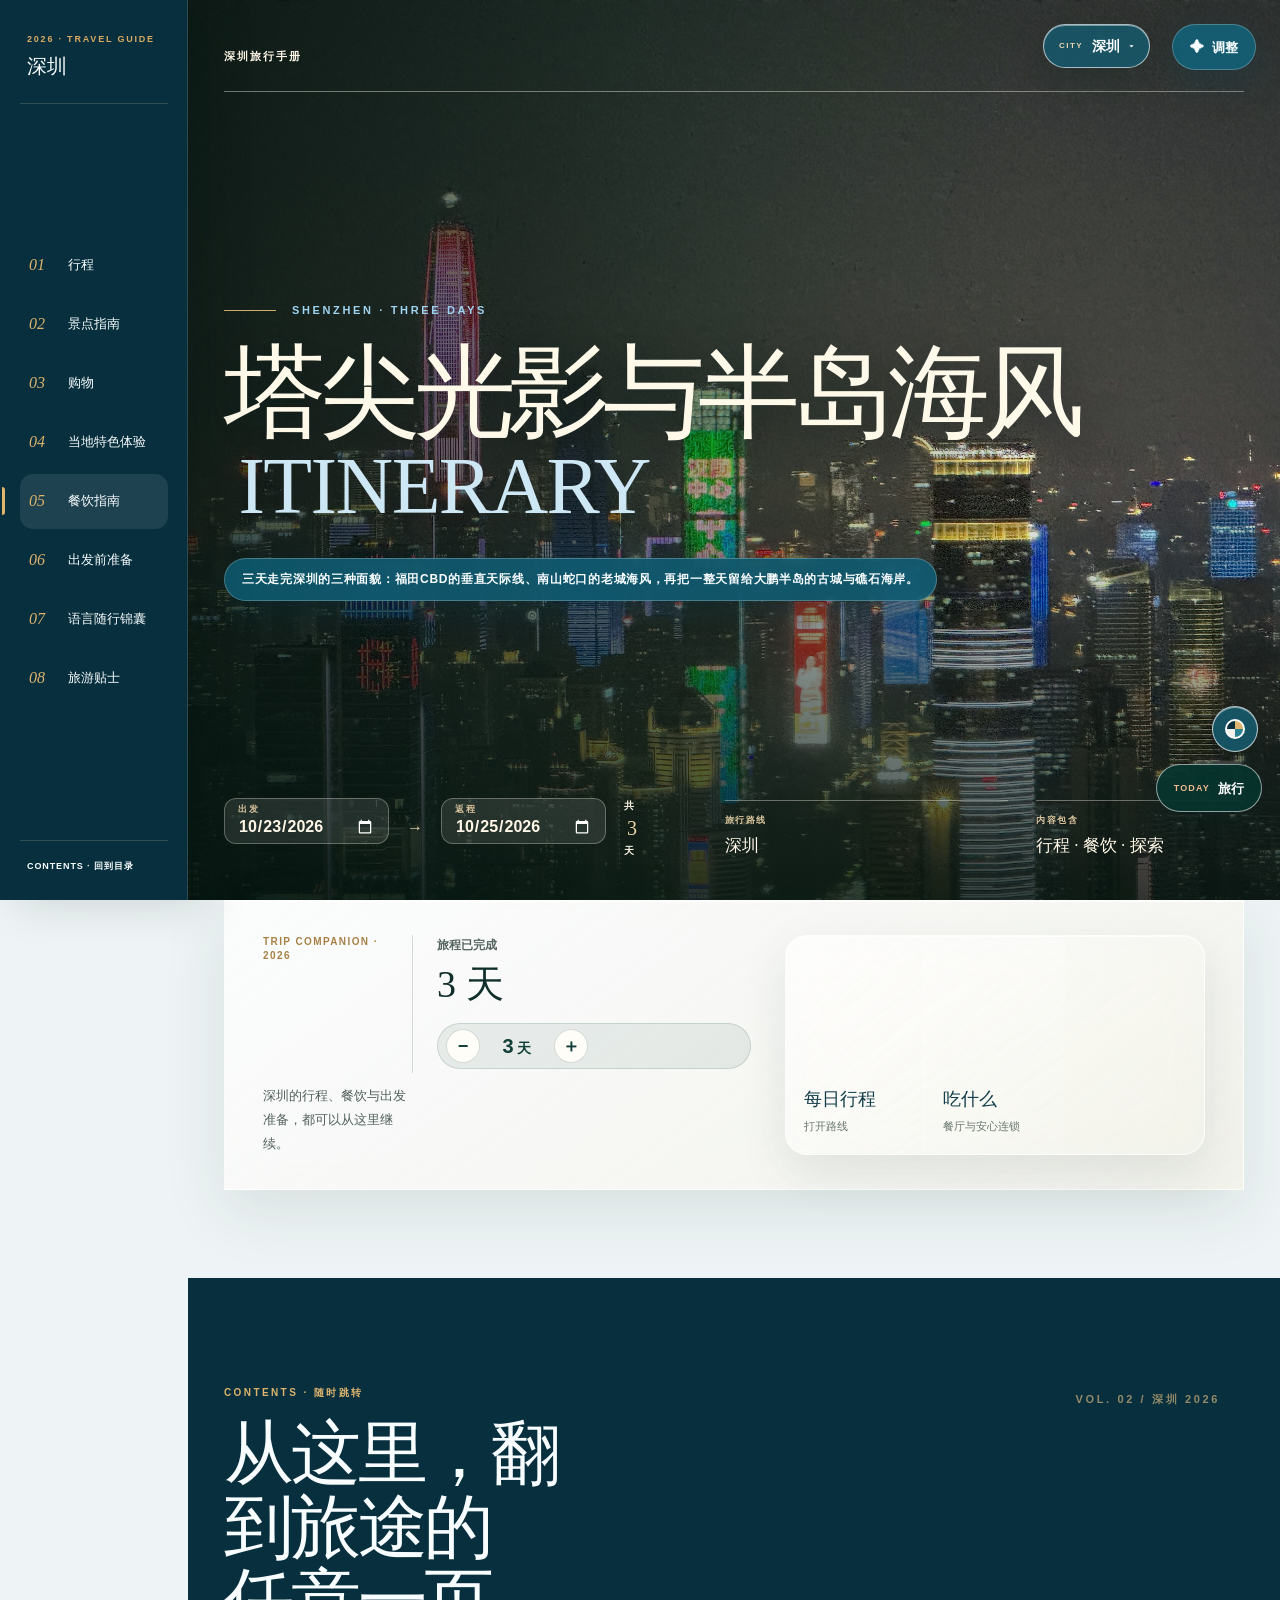
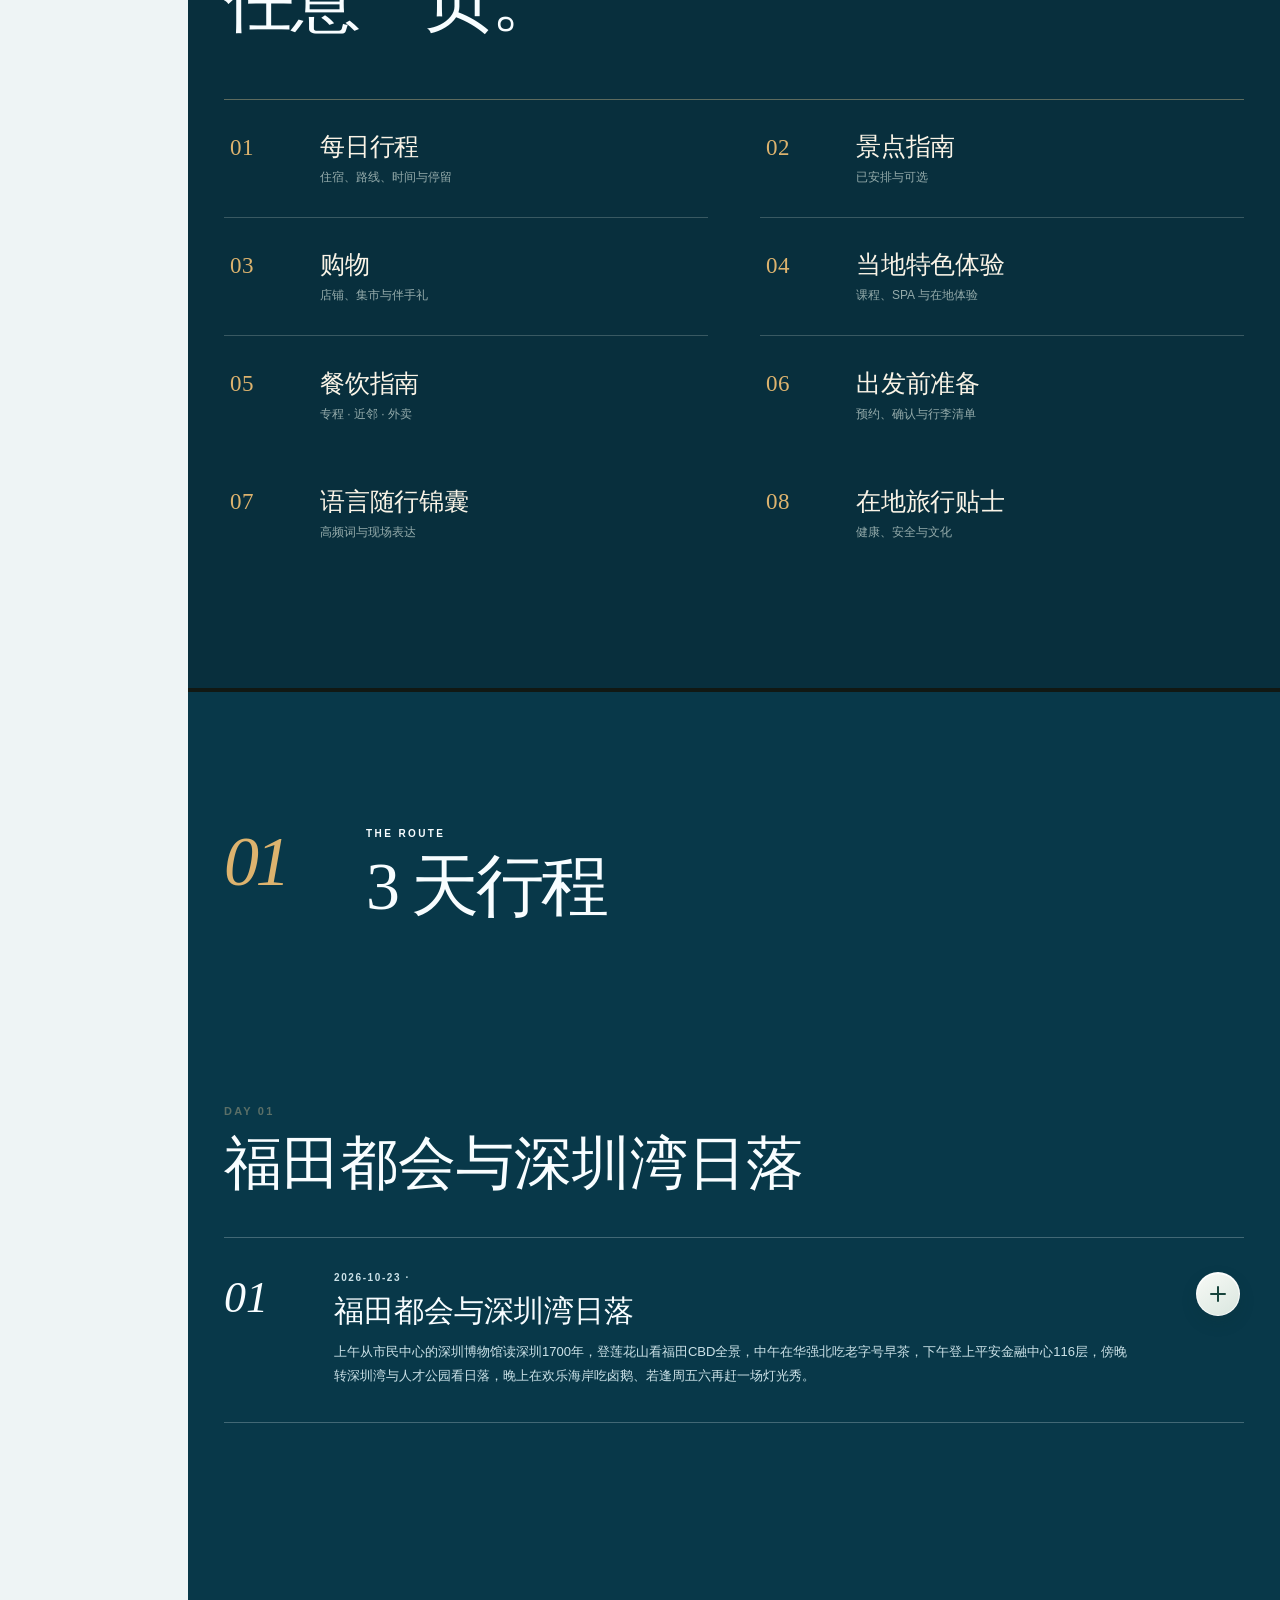
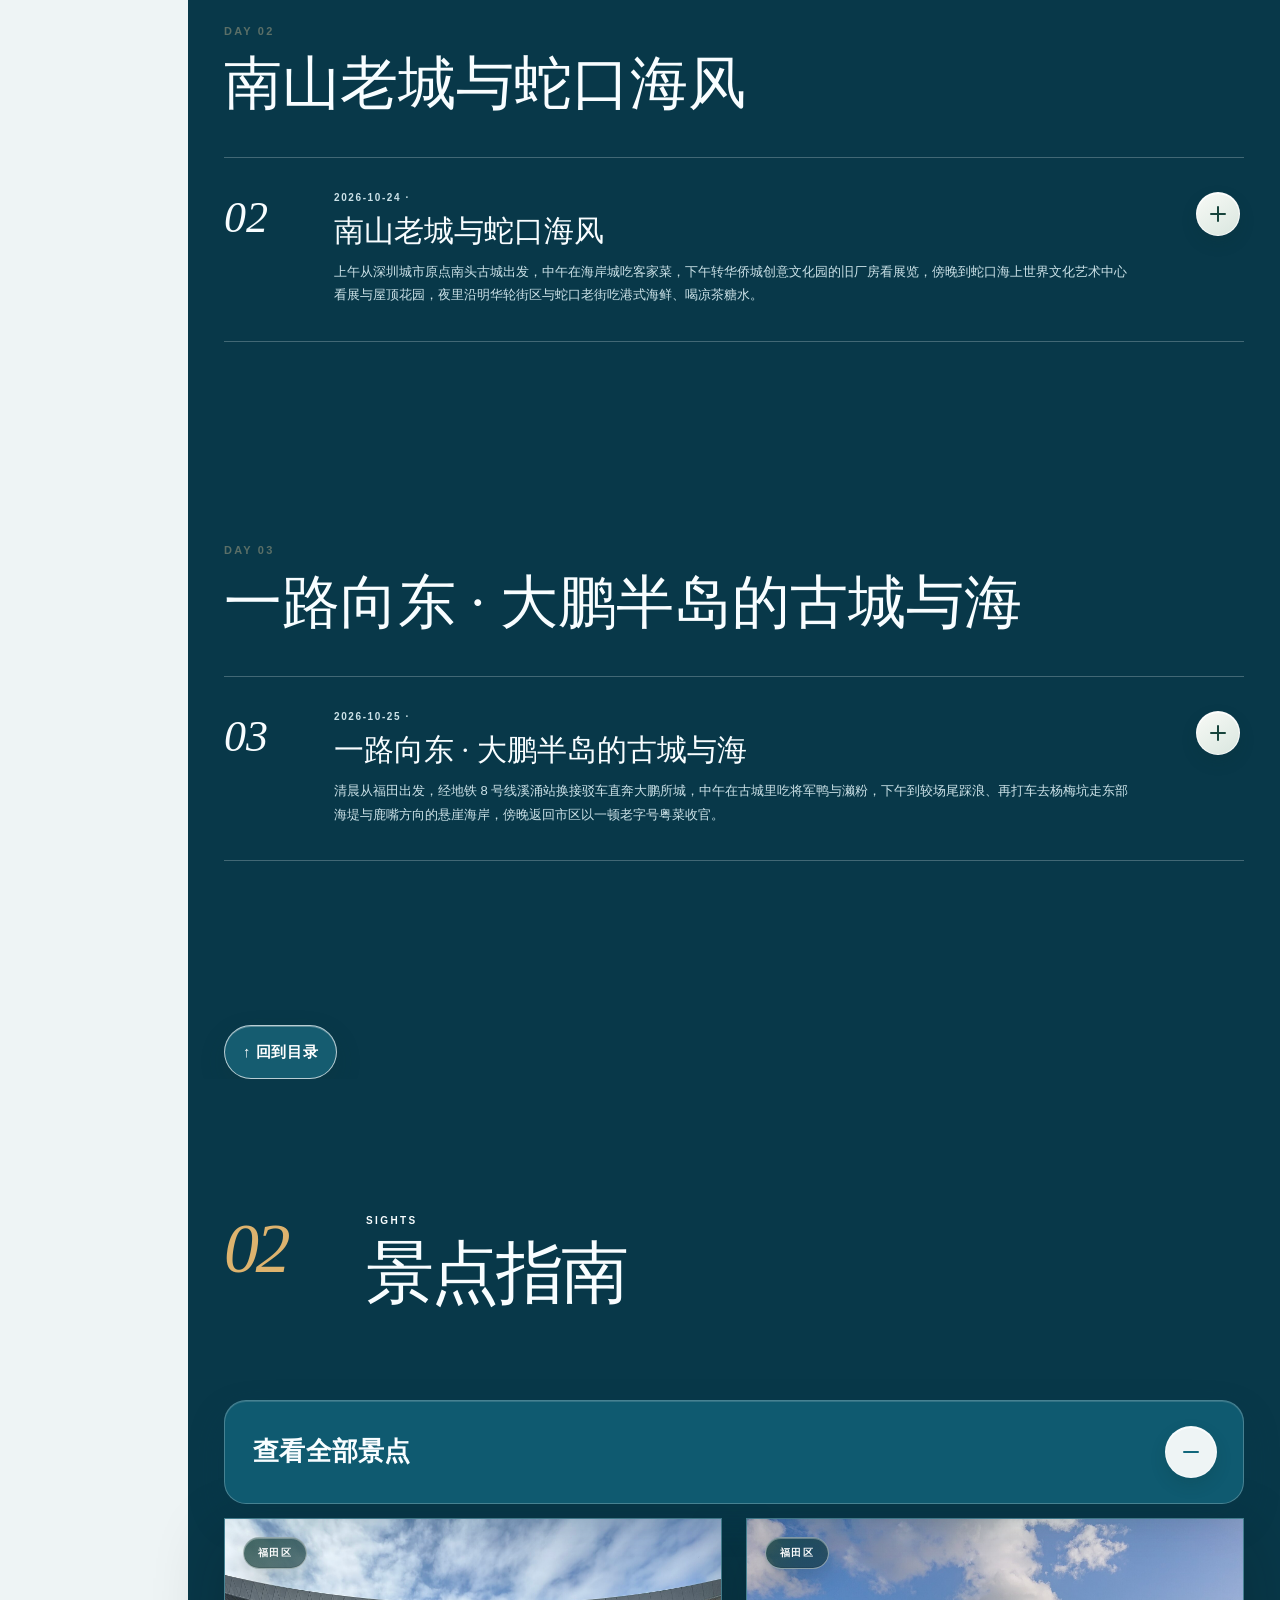
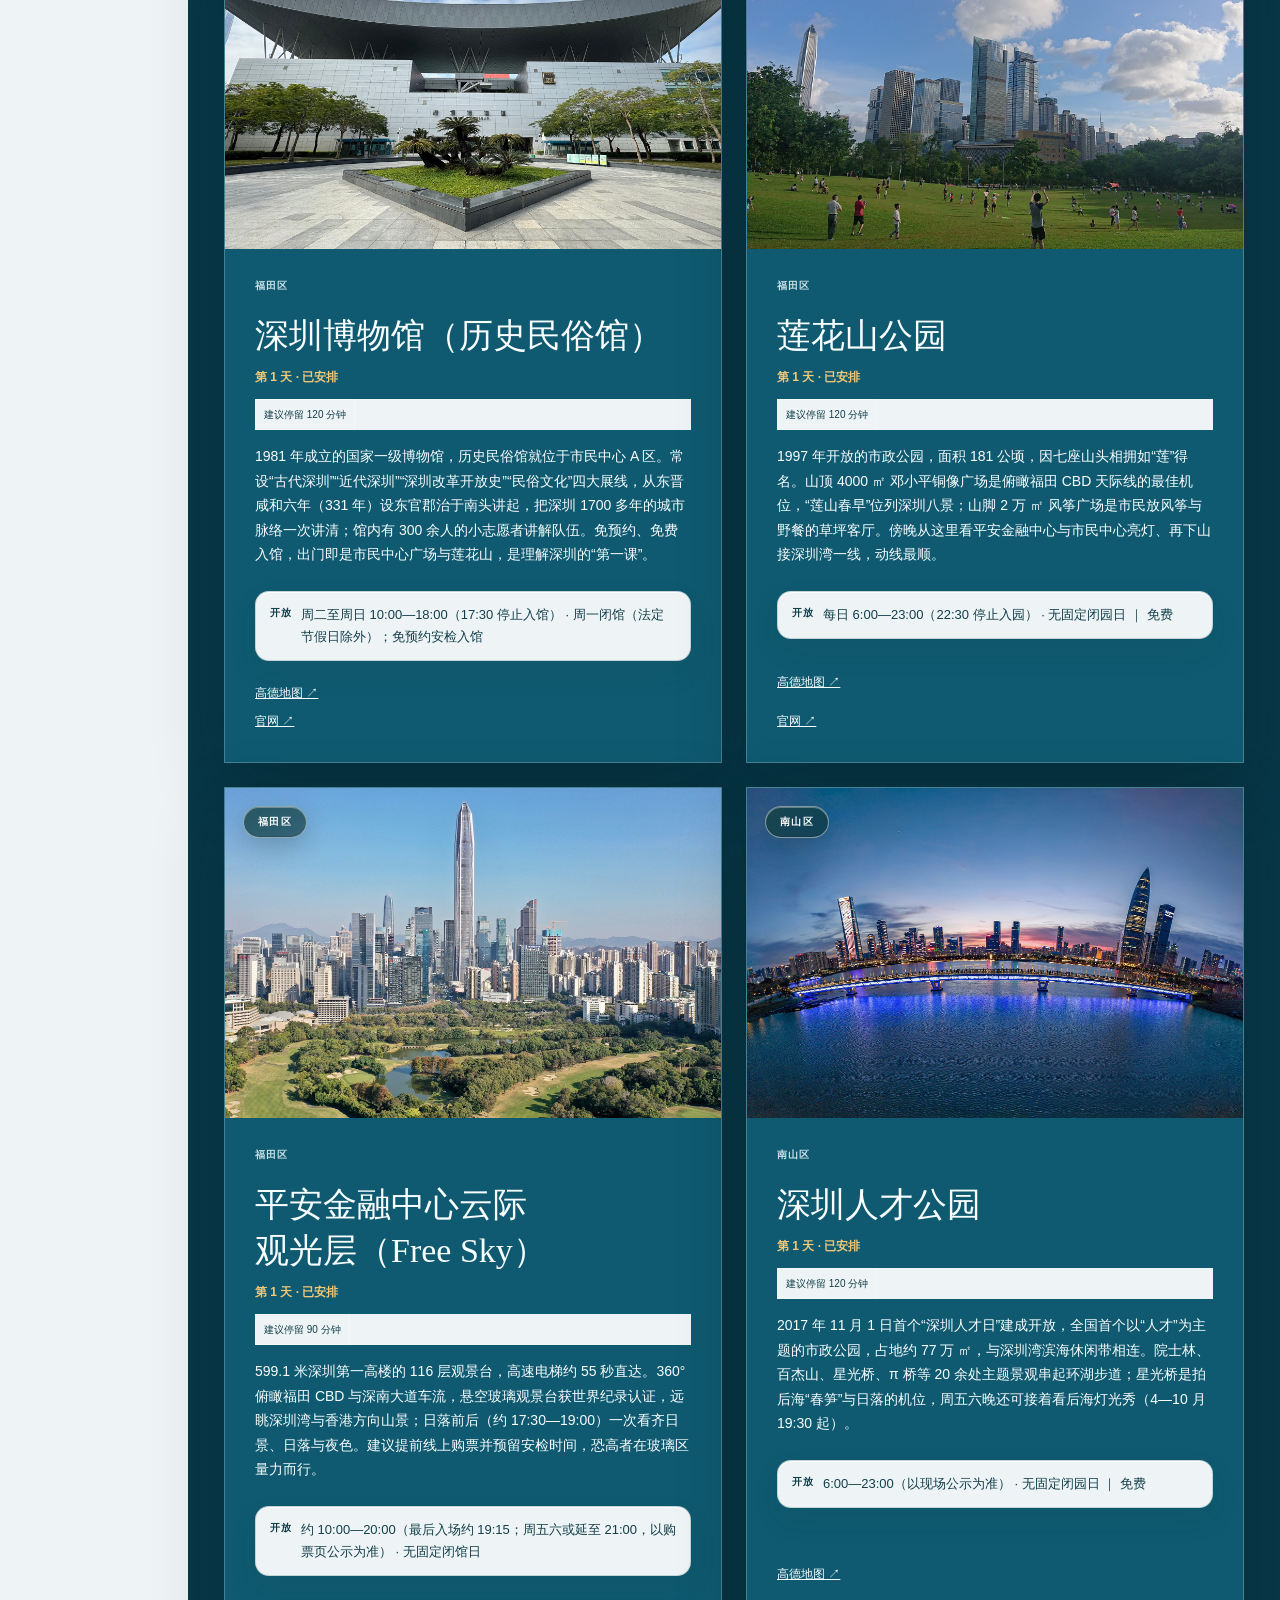
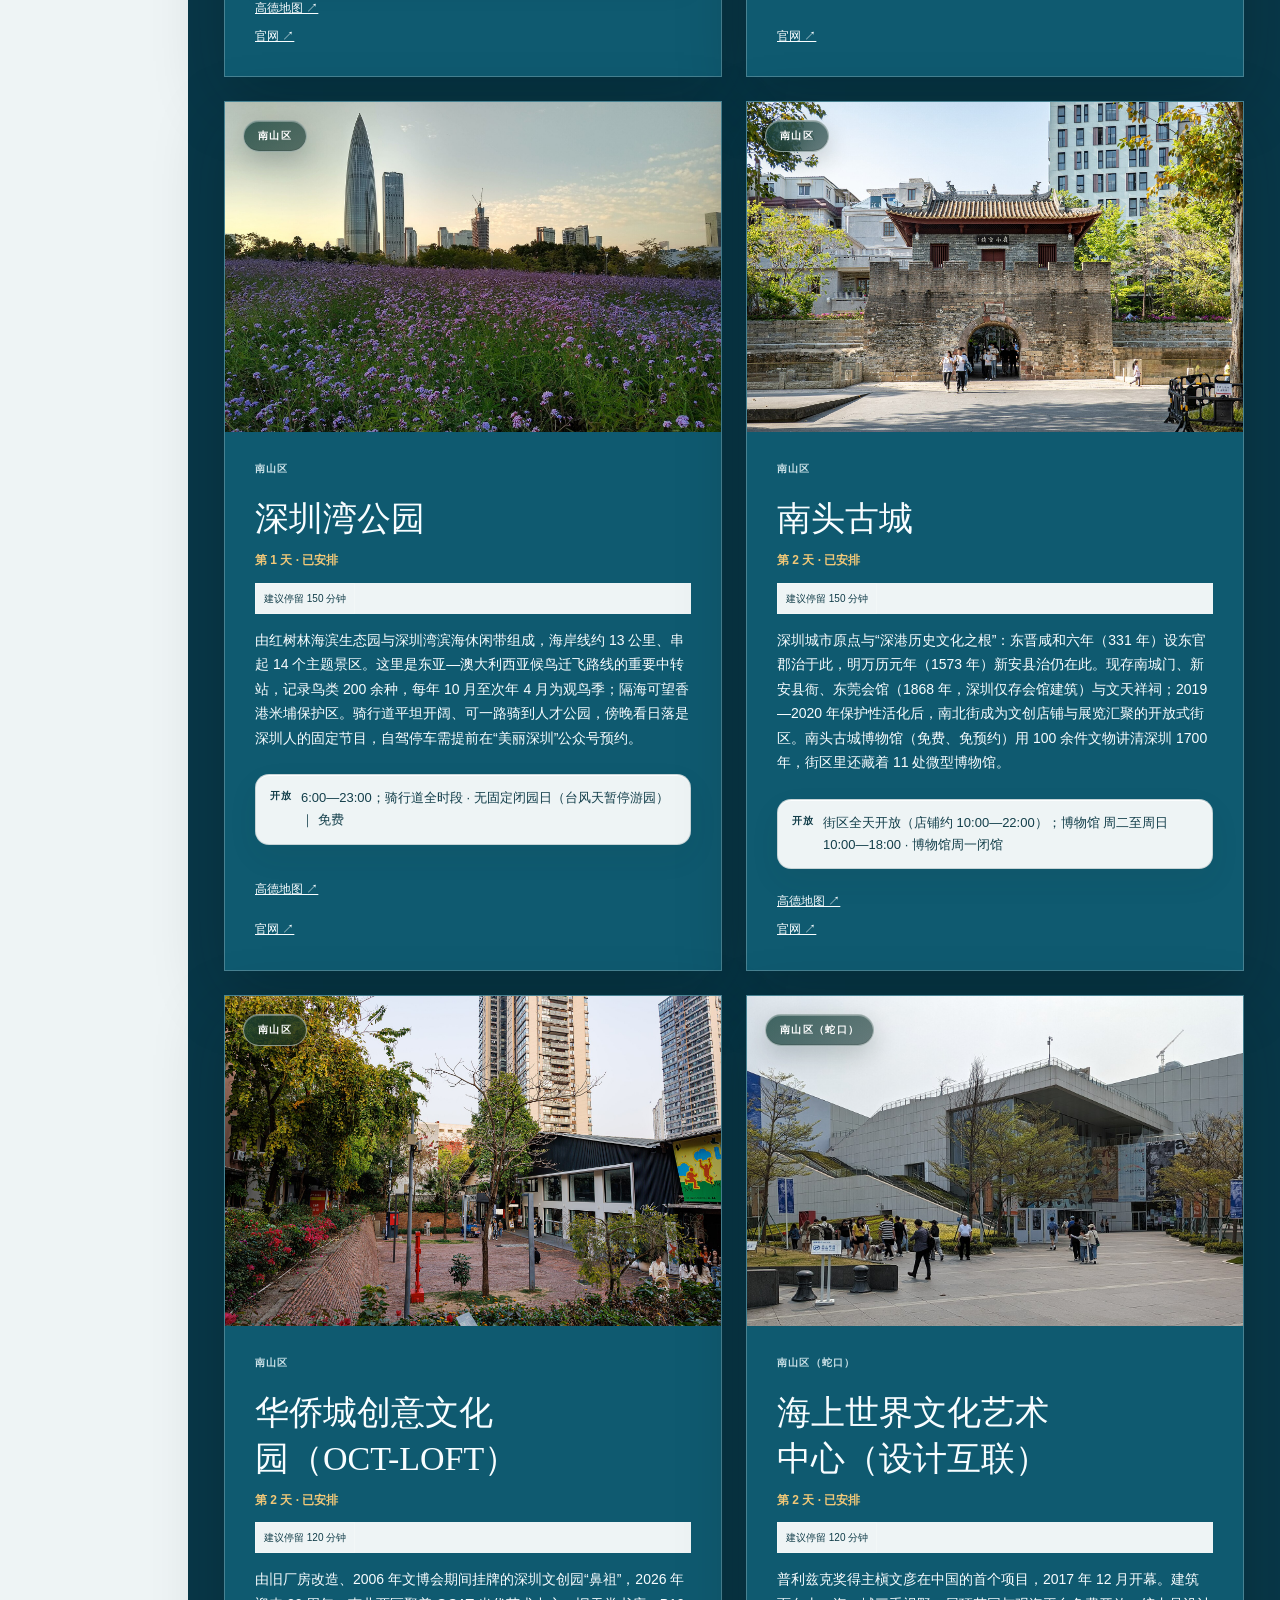
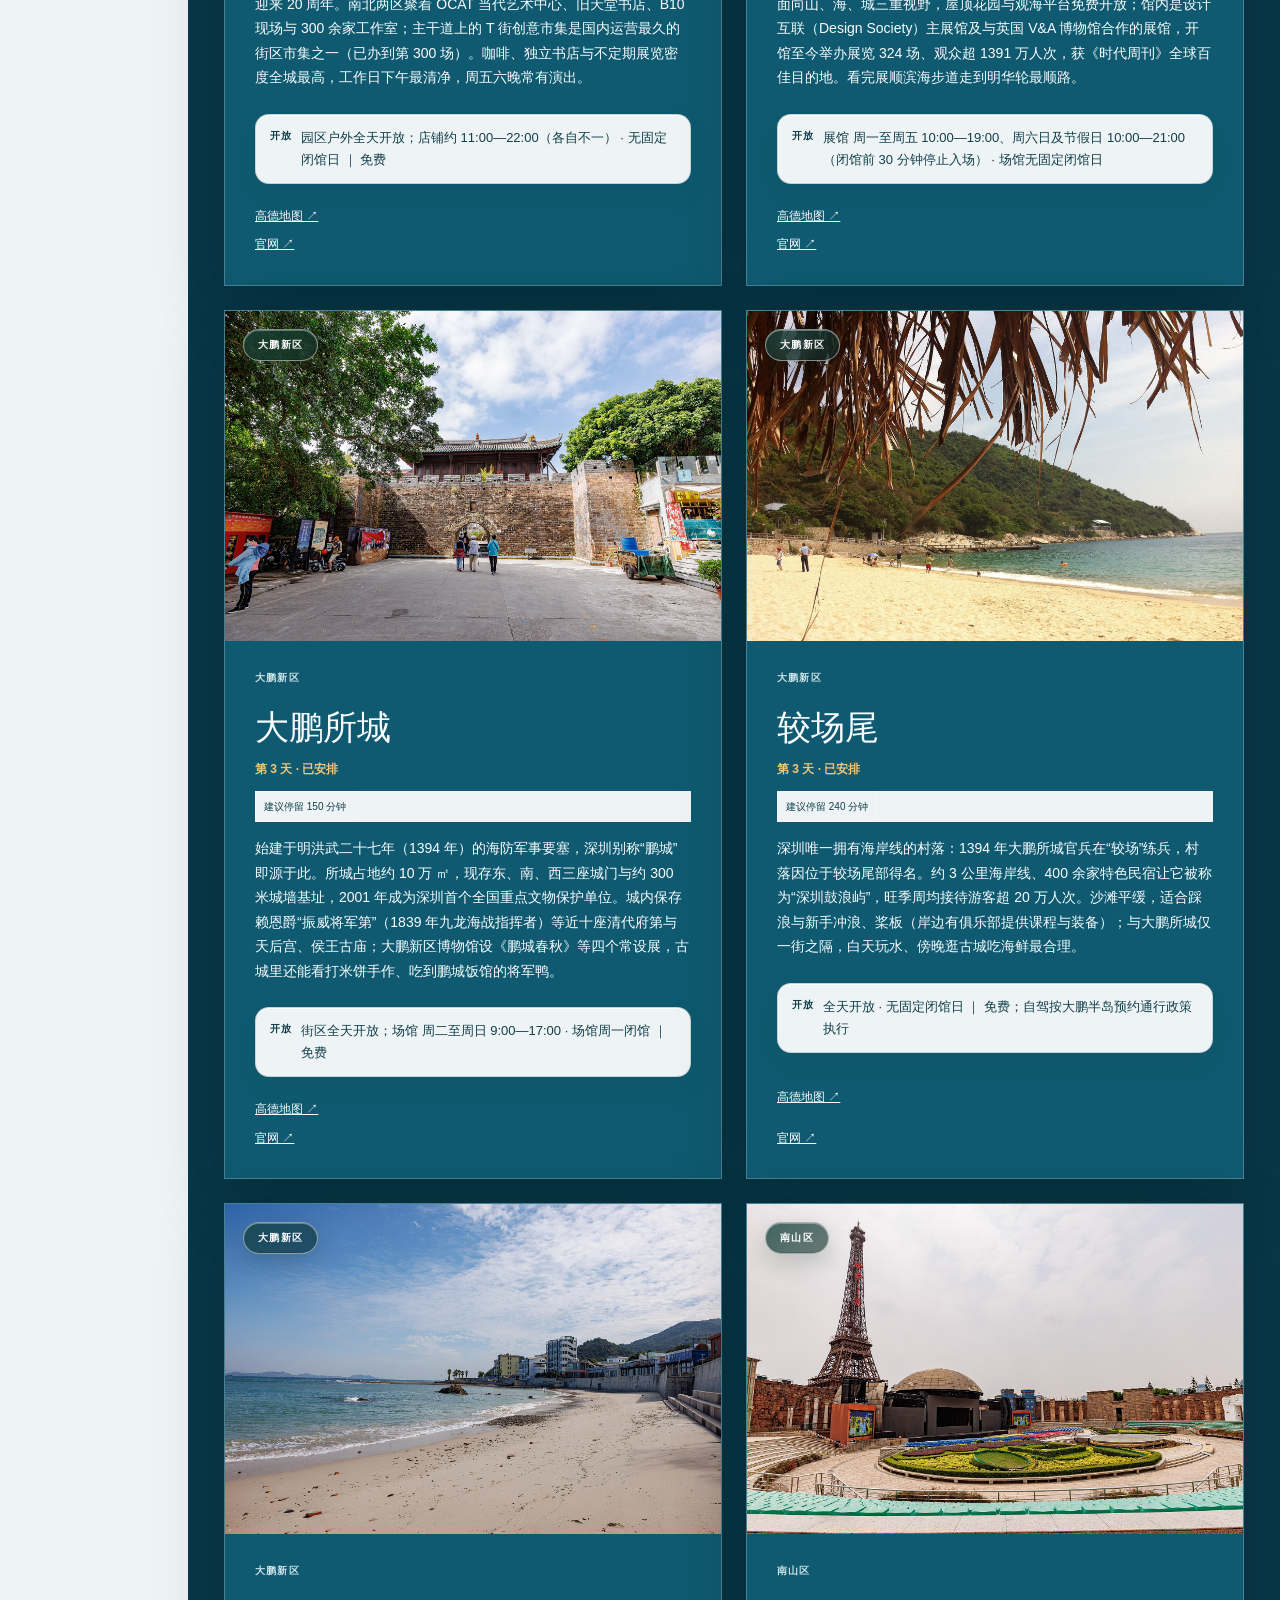
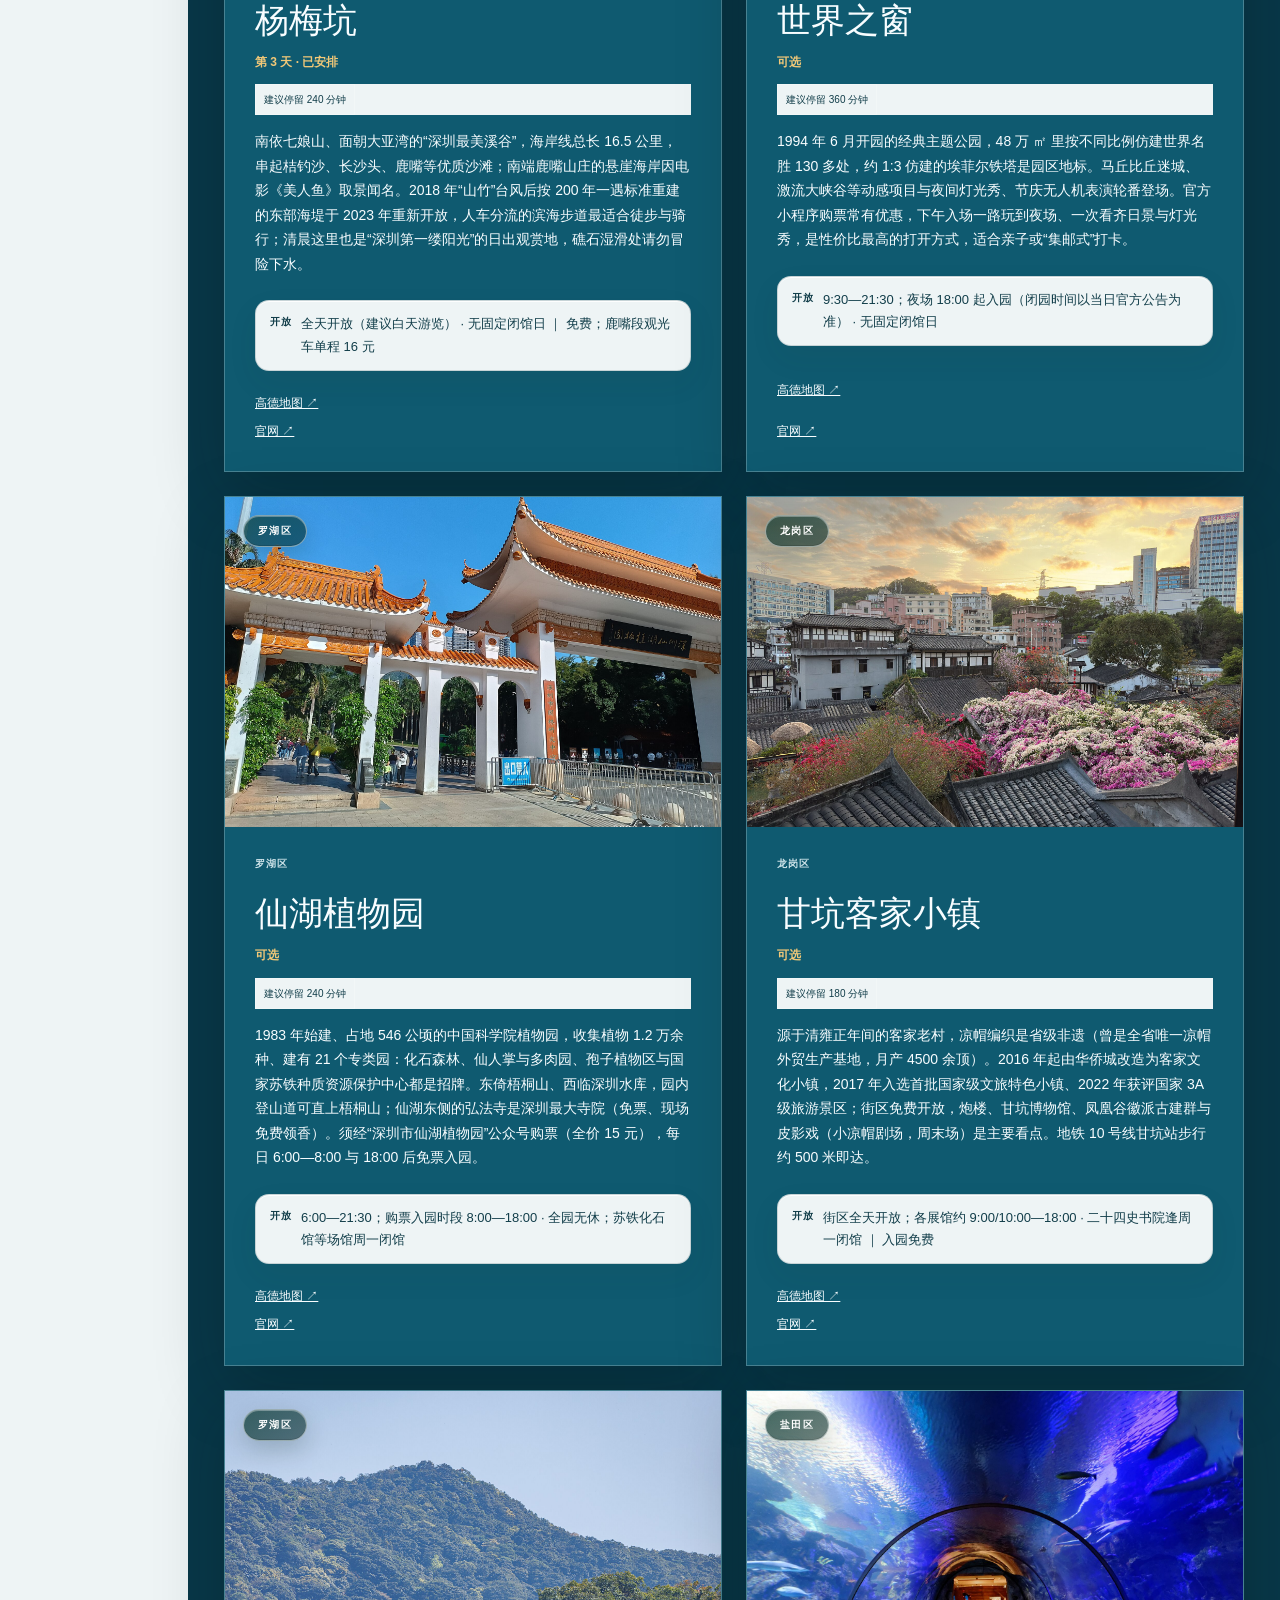
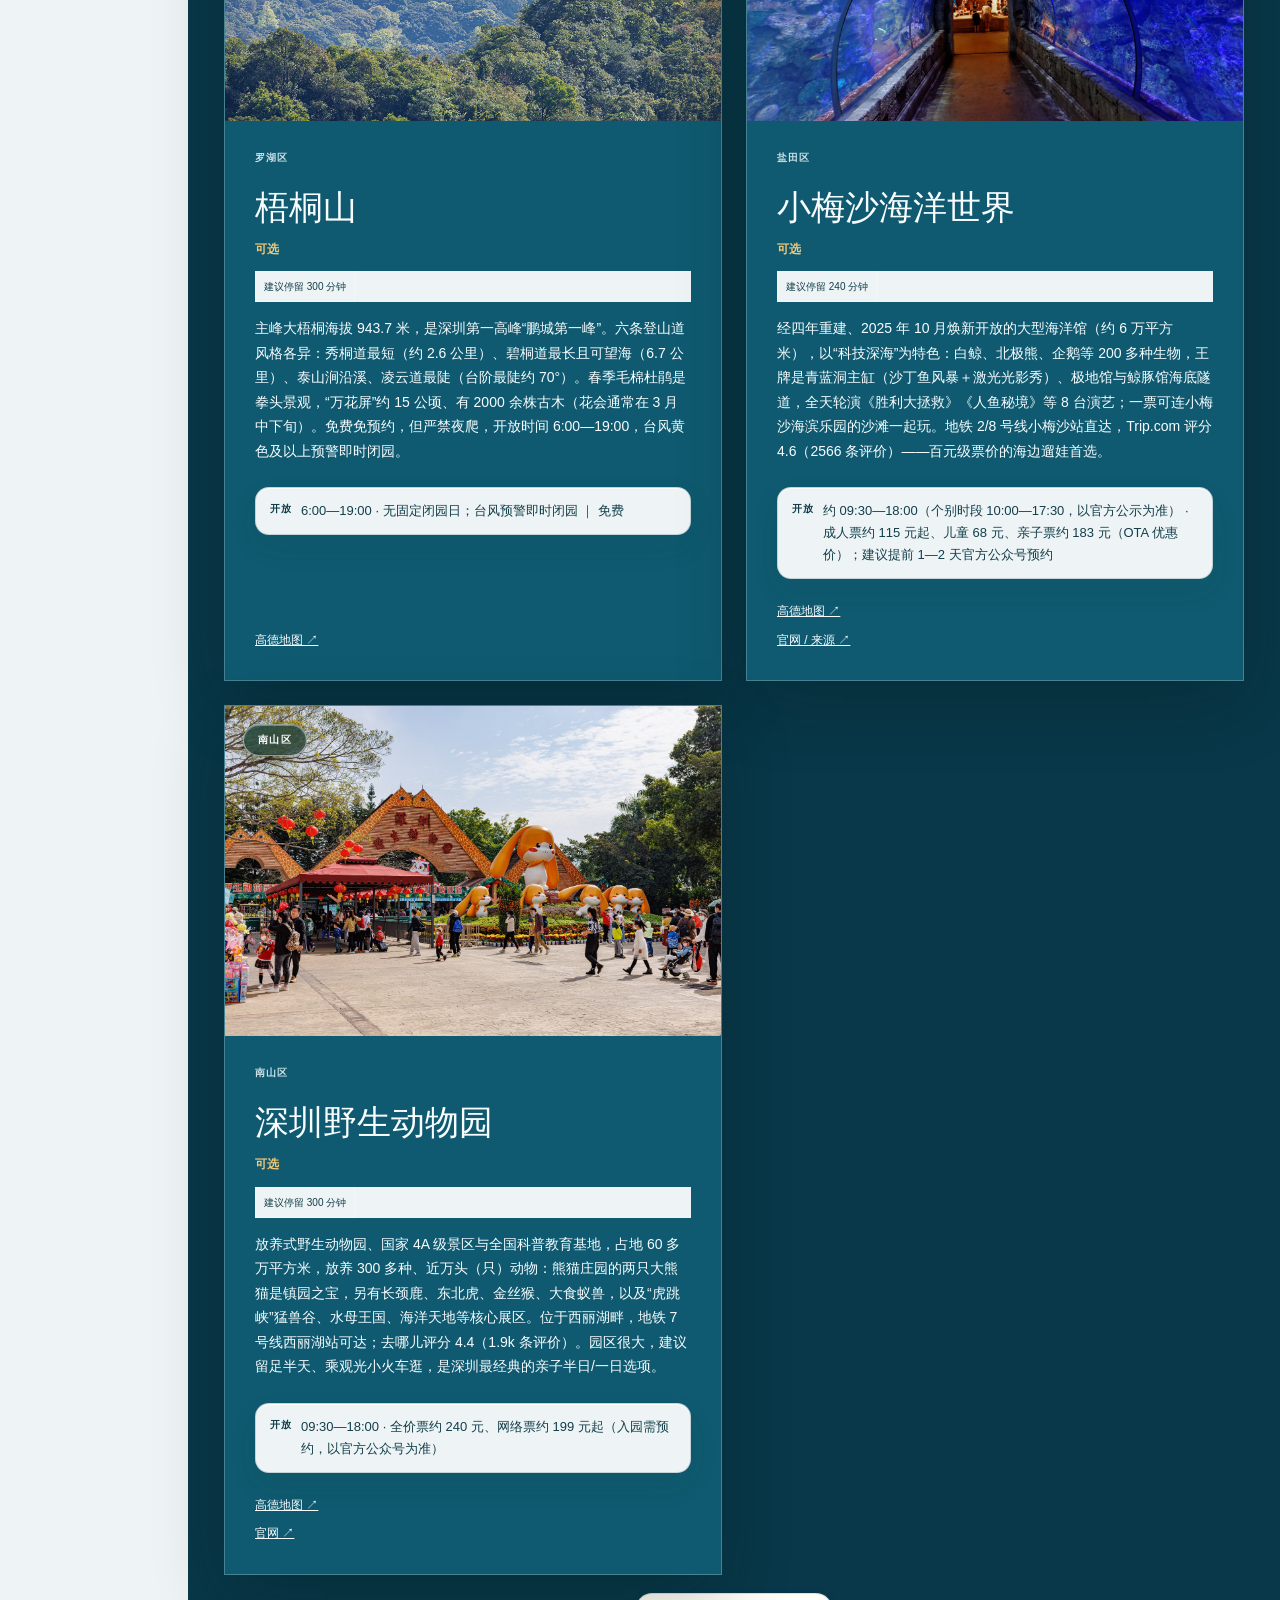
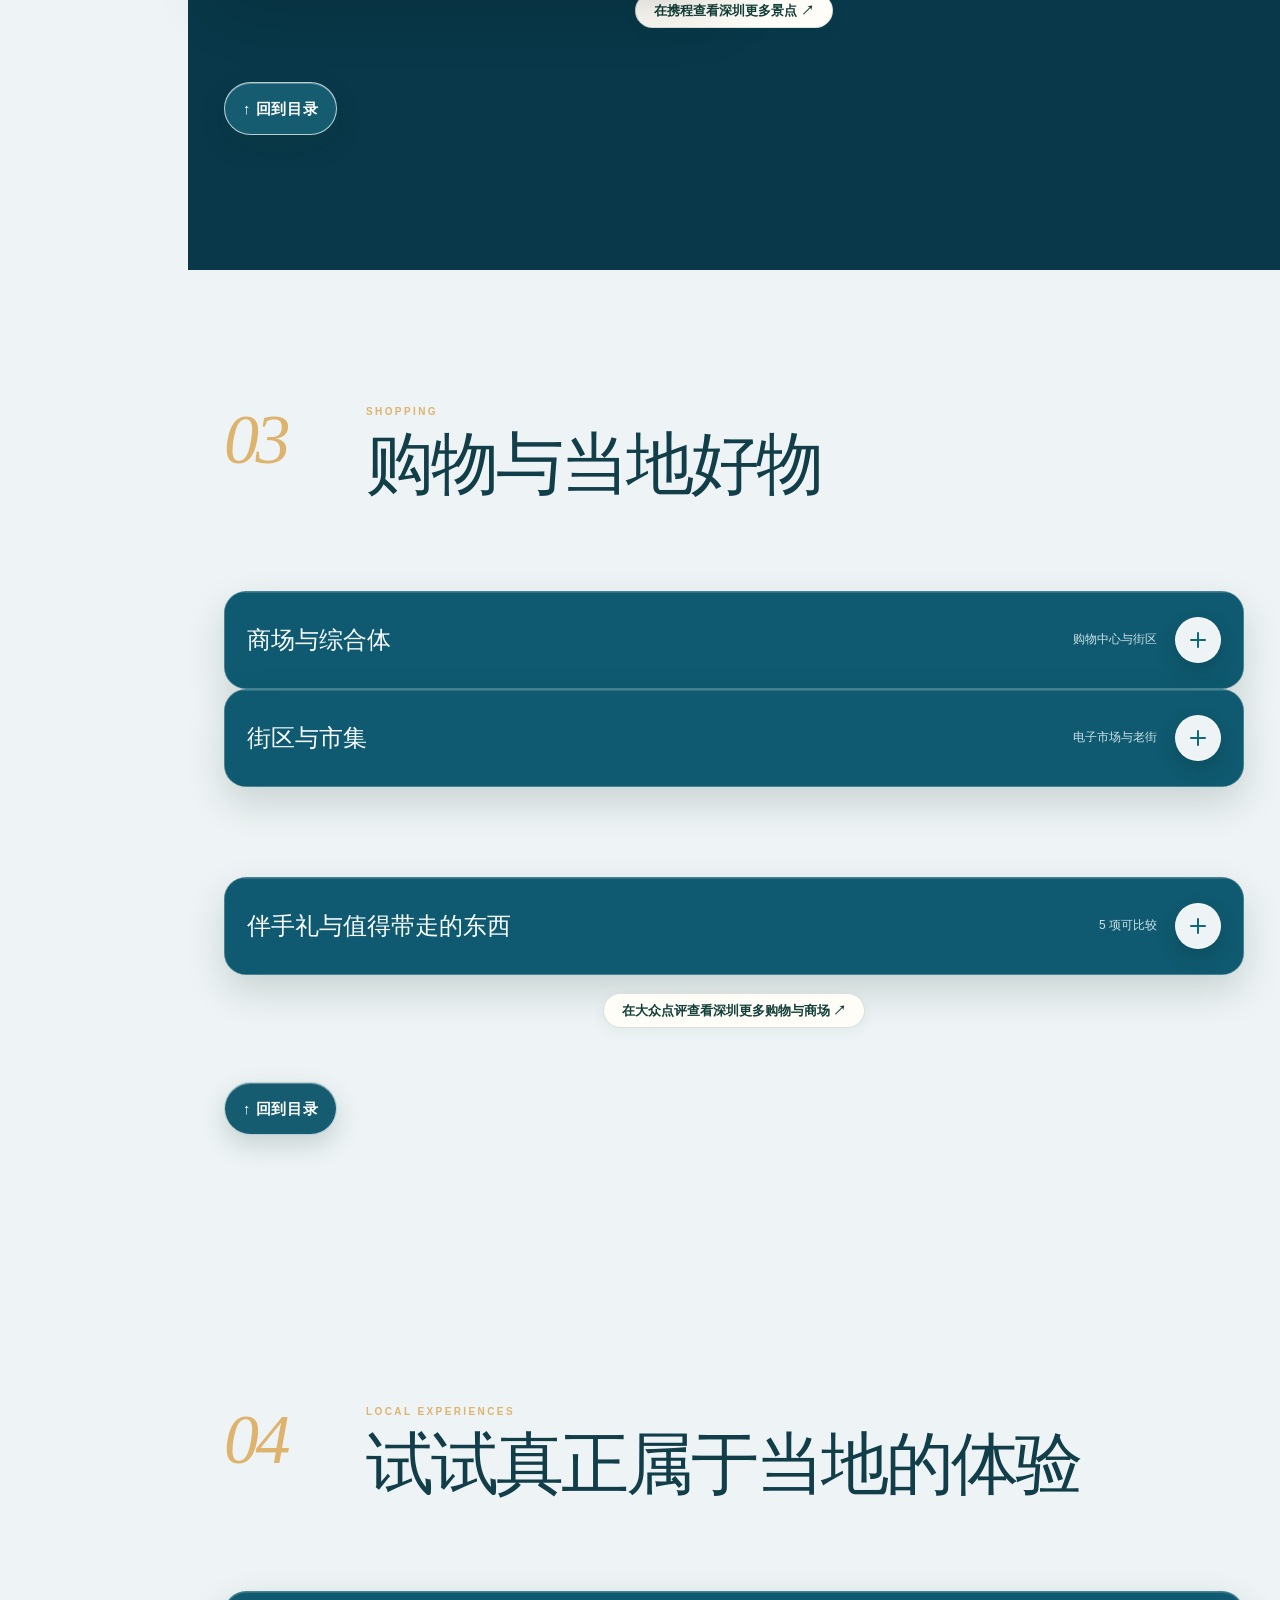
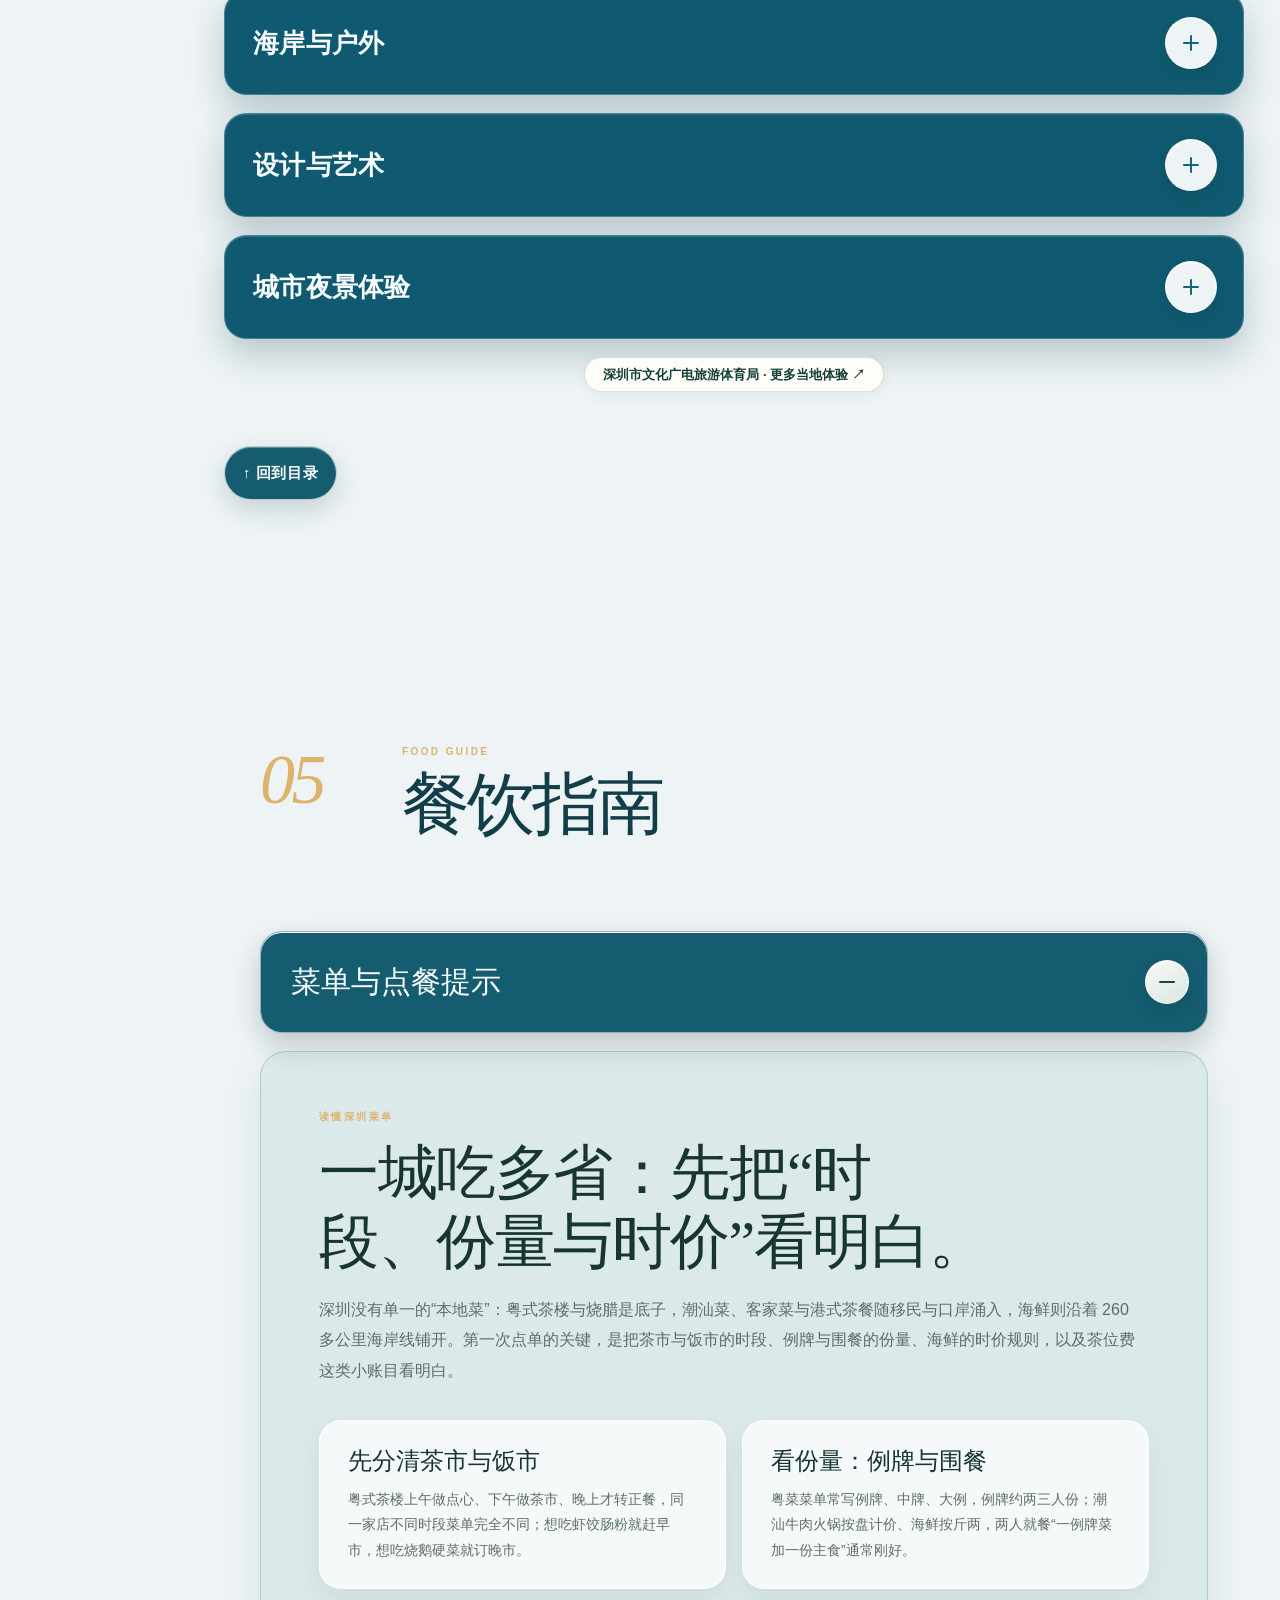
<file: shenzhen.html>
<!doctype html>
<!DOCTYPE html><html lang="zh-CN" data-page-node-id="us2MLF18GISn1oFKfTohzZ"><head data-page-node-id="sPMBqO0lOswKg53py0zS9o"><meta charSet="utf-8" data-page-node-id="8tvlE58ERCGySGtuBEVAf0"/><meta name="viewport" content="width=device-width, initial-scale=1" data-page-node-id="FtpcCZq36R6h90t6143EoT"/><title>深圳旅行手册 · 2026</title><meta name="description" content="三天从福田天际线走到南山老城，再把一整天留给大鹏的海。" data-page-node-id="Tb5rRWyte5WA97y37idV4P"/><link rel="stylesheet" href="better-interface.css?v=20260926-1" data-page-node-id="WUamqJiYBwmEyESOaPbBOx"/><link rel="stylesheet" href="desktop-rail.css?v=20260815-2" data-page-node-id="BpRmg8Zk7TsdJbNU9z9nx4"/><style id="desktop-rail-critical">.desktop-chapter-rail{display:none}@media(min-width:1180px){body{--desktop-rail-width:176px}body>main{margin-left:176px;width:calc(100% - 176px)}.desktop-chapter-rail{position:fixed;inset:0 auto 0 0;z-index:120;width:176px;display:flex;flex-direction:column;padding:28px 18px 24px;color:#f5efe1;background:linear-gradient(180deg,#082e29,#0a3a33 55%,#062722);box-shadow:inset -1px 0 rgba(231,214,176,.16),18px 0 46px rgba(0,24,20,.16)}.desktop-chapter-rail__brand{display:block;padding:3px 7px 24px;border-bottom:1px solid rgba(231,214,176,.18)}.desktop-chapter-rail__brand small{display:block;color:#d9aa62;font:700 9px/1.4 Arial,sans-serif;letter-spacing:.2em}.desktop-chapter-rail__brand strong{display:block;margin-top:8px;font:500 19px/1.25 Georgia,serif}.desktop-chapter-rail nav{display:grid;gap:4px;margin:auto 0;padding:20px 0}.desktop-chapter-rail nav a{display:grid;grid-template-columns:28px 1fr;align-items:center;gap:9px;min-height:53px;padding:7px 8px;border-radius:13px;color:rgba(241,239,227,.72)}.desktop-chapter-rail nav a b{color:#d9aa62;font:italic 500 15px/1 Georgia,serif}.desktop-chapter-rail nav a span{font:500 12px/1.3 "Microsoft YaHei",sans-serif;white-space:nowrap}.desktop-chapter-rail nav a.is-active{color:#fff;background:rgba(255,255,255,.09)}.desktop-chapter-rail__foot{padding:18px 7px 2px;border-top:1px solid rgba(231,214,176,.18);color:#eee2c8;font:600 9px/1.6 Arial,sans-serif;letter-spacing:.1em}}</style>
<style>/*! tailwindcss v4.2.1 | MIT License | https://tailwindcss.com */
@layer theme{:root,:host{--font-sans:ui-sans-serif, system-ui, sans-serif, "Apple Color Emoji", "Segoe UI Emoji", "Segoe UI Symbol", "Noto Color Emoji";--font-mono:ui-monospace, SFMono-Regular, Menlo, Monaco, Consolas, "Liberation Mono", "Courier New", monospace;--spacing:.25rem;--default-font-family:var(--font-sans);--default-mono-font-family:var(--font-mono)}}@layer base{*,:after,:before,::backdrop{box-sizing:border-box;border:0 solid;margin:0;padding:0}::file-selector-button{box-sizing:border-box;border:0 solid;margin:0;padding:0}html,:host{-webkit-text-size-adjust:100%;tab-size:4;line-height:1.5;font-family:var(--default-font-family,ui-sans-serif, system-ui, sans-serif, "Apple Color Emoji", "Segoe UI Emoji", "Segoe UI Symbol", "Noto Color Emoji");font-feature-settings:var(--default-font-feature-settings,normal);font-variation-settings:var(--default-font-variation-settings,normal);-webkit-tap-highlight-color:transparent}hr{height:0;color:inherit;border-top-width:1px}abbr:where([title]){-webkit-text-decoration:underline dotted;text-decoration:underline dotted}h1,h2,h3,h4,h5,h6{font-size:inherit;font-weight:inherit}a{color:inherit;-webkit-text-decoration:inherit;-webkit-text-decoration:inherit;-webkit-text-decoration:inherit;-webkit-text-decoration:inherit;text-decoration:inherit}b,strong{font-weight:bolder}code,kbd,samp,pre{font-family:var(--default-mono-font-family,ui-monospace, SFMono-Regular, Menlo, Monaco, Consolas, "Liberation Mono", "Courier New", monospace);font-feature-settings:var(--default-mono-font-feature-settings,normal);font-variation-settings:var(--default-mono-font-variation-settings,normal);font-size:1em}small{font-size:80%}sub,sup{vertical-align:baseline;font-size:75%;line-height:0;position:relative}sub{bottom:-.25em}sup{top:-.5em}table{text-indent:0;border-color:inherit;border-collapse:collapse}:-moz-focusring{outline:auto}progress{vertical-align:baseline}summary{display:list-item}ol,ul,menu{list-style:none}img,svg,video,canvas,audio,iframe,embed,object{vertical-align:middle;display:block}img,video{max-width:100%;height:auto}button,input,select,optgroup,textarea{font:inherit;font-feature-settings:inherit;font-variation-settings:inherit;letter-spacing:inherit;color:inherit;opacity:1;background-color:#0000;border-radius:0}::file-selector-button{font:inherit;font-feature-settings:inherit;font-variation-settings:inherit;letter-spacing:inherit;color:inherit;opacity:1;background-color:#0000;border-radius:0}:where(select:is([multiple],[size])) optgroup{font-weight:bolder}:where(select:is([multiple],[size])) optgroup option{padding-inline-start:20px}::file-selector-button{margin-inline-end:4px}::placeholder{opacity:1}@supports (not ((-webkit-appearance:-apple-pay-button))) or (contain-intrinsic-size:1px){::placeholder{color:currentColor}@supports (color:color-mix(in lab, red, red)){::placeholder{color:color-mix(in oklab, currentcolor 50%, transparent)}}}textarea{resize:vertical}::-webkit-search-decoration{-webkit-appearance:none}::-webkit-date-and-time-value{min-height:1lh;text-align:inherit}::-webkit-datetime-edit{display:inline-flex}::-webkit-datetime-edit-fields-wrapper{padding:0}::-webkit-datetime-edit{padding-block:0}::-webkit-datetime-edit-year-field{padding-block:0}::-webkit-datetime-edit-month-field{padding-block:0}::-webkit-datetime-edit-day-field{padding-block:0}::-webkit-datetime-edit-hour-field{padding-block:0}::-webkit-datetime-edit-minute-field{padding-block:0}::-webkit-datetime-edit-second-field{padding-block:0}::-webkit-datetime-edit-millisecond-field{padding-block:0}::-webkit-datetime-edit-meridiem-field{padding-block:0}::-webkit-calendar-picker-indicator{line-height:1}:-moz-ui-invalid{box-shadow:none}button,input:where([type=button],[type=reset],[type=submit]){appearance:button}::file-selector-button{appearance:button}::-webkit-inner-spin-button{height:auto}::-webkit-outer-spin-button{height:auto}[hidden]:where(:not([hidden=until-found])){display:none!important}}@layer components;@layer utilities{.relative{position:relative}.start{inset-inline-start:var(--spacing)}.end{inset-inline-end:var(--spacing)}.container{width:100%}@media (width>=40rem){.container{max-width:40rem}}@media (width>=48rem){.container{max-width:48rem}}@media (width>=64rem){.container{max-width:64rem}}@media (width>=80rem){.container{max-width:80rem}}@media (width>=96rem){.container{max-width:96rem}}.contents{display:contents}.table{display:table}}:root{--jungle:#173f36;--deep:#0c2e2c;--sea:#197e8f;--lagoon:#a8d8d3;--sand:#e8d8b6;--limestone:#f6f0e4;--terracotta:#bd6246;--ink:#21332e;--muted:#697b74;--white:#fffdf8}*{box-sizing:border-box}html{scroll-behavior:smooth}body{background:var(--white);color:var(--ink);margin:0;font-family:Microsoft YaHei,PingFang SC,Noto Sans CJK SC,Arial,sans-serif;line-height:1.75}a{color:inherit;text-decoration:none}.shell{width:min(1160px,100% - 48px);margin:auto}.eyebrow{letter-spacing:.2em;text-transform:uppercase;margin:0 0 10px;font:700 11px/1.3 Arial,sans-serif}.section-no{color:var(--terracotta);opacity:.78;font:500 62px/1 Georgia,serif}h1,h2,h3,p{margin-top:0}h2{letter-spacing:-.03em;margin:0 0 18px;font:500 clamp(34px,5vw,64px)/1.12 Georgia,Songti SC,serif}h3{line-height:1.35}.hero{color:#f8f1df;background:radial-gradient(circle at 78% 42%,#2a7269 0 12%,#0000 36%),linear-gradient(125deg,#0b2927 0%,#174a3e 48%,#1b6971 100%);min-height:760px;position:relative;overflow:hidden}.hero:before{content:"";background:linear-gradient(115deg,#0000 48%,#ffffff0f 48.3% 48.8%,#0000 49.1%),repeating-linear-gradient(100deg,#0000 0 70px,#ffffff05 71px 72px);position:absolute;inset:0}.nav{z-index:2;border-bottom:1px solid #ffffff2e;justify-content:space-between;align-items:center;height:92px;display:flex;position:relative}.brand{letter-spacing:.22em;font:700 12px Arial}.navlinks{gap:28px;font-size:13px;display:flex}.hero-inner{z-index:2;padding:118px 0 100px;position:relative}.hero h1{letter-spacing:-.055em;max-width:820px;margin:0 0 34px;font:500 clamp(52px,8vw,102px)/1.02 Georgia,Songti SC,serif}.lede{color:#dce9df;max-width:650px;font-size:17px;line-height:1.9}.hero-notes{flex-wrap:wrap;gap:12px;margin-top:44px;display:flex}.hero-notes span{border:1px solid #ffffff59;border-radius:99px;padding:8px 15px;font-size:12px}.sun-disc{background:var(--terracotta);border-radius:50%;width:330px;height:330px;position:absolute;bottom:-120px;right:-80px;box-shadow:0 0 100px #e28b5c38}.flight-band{background:var(--limestone);padding:90px 0}.flight-grid{grid-template-columns:1fr 1.25fr;align-items:start;gap:22px 70px;display:grid}.flight-card{background:var(--white);border-left:5px solid var(--sea);grid-template-columns:100px 1fr 32px 1fr;align-items:center;gap:15px;padding:24px;display:grid;box-shadow:0 12px 35px #19372f14}.flight-card b{color:var(--terracotta);font:700 20px Arial}.flight-card small,.flight-card span{color:var(--muted);font-size:11px;display:block}.flight-card strong{font:500 25px Georgia,serif}.flight-card i{color:var(--sea);font-style:normal}.fineprint{color:var(--muted);grid-column:2;margin:4px 0 0;font-size:12px}.section{padding:110px 0}.section-heading{grid-template-columns:105px 1fr;align-items:start;margin-bottom:60px;display:grid}.section-heading>div>p:last-child{color:var(--muted);max-width:680px}.days{border-top:1px solid #cbd6d0}.day{border-bottom:1px solid #d8dfda;grid-template-columns:90px 1fr;gap:35px;padding:34px 20px 34px 0;display:grid;position:relative}.day:after{content:"";background:var(--jungle);transform-origin:top;width:7px;height:100%;transition:all .35s;position:absolute;top:0;right:0;transform:scaleY(0)}.day:hover:after{transform:scaleY(1)}.day-index{color:#a8b7af;font:italic 34px Georgia}.day h3{margin:0 0 9px;font:500 25px Georgia,Songti SC,serif}.day p:last-child{color:#55665f;max-width:800px;margin:0}.day.coast .eyebrow{color:var(--sea)}.day.ubud .eyebrow{color:var(--jungle)}.day.penida .eyebrow{color:var(--terracotta)}.penida-section{background:var(--deep);color:#edf5ef;padding:110px 0}.section-heading.light .section-no{color:#eb9776}.section-heading.light p:last-child{color:#a9c3bb}.penida-timeline{border-left:1px solid #5d7f78;max-width:850px;margin-left:105px}.penida-stop{grid-template-columns:120px 1fr;gap:30px;padding:0 0 30px 38px;display:grid;position:relative}.penida-stop:before{content:"";background:var(--terracotta);border-radius:50%;width:13px;height:13px;position:absolute;top:8px;left:-7px;box-shadow:0 0 0 7px #bd624626}.penida-stop time{color:#f0c592;font:500 27px Georgia}.penida-stop h3{margin:0 0 4px;font:500 21px Georgia,Songti SC,serif}.penida-stop p{color:#a9c3bb;margin:0}.penida-note{color:#dce9df;border-left:4px solid var(--terracotta);background:#16463f;max-width:850px;margin:22px 0 0 105px;padding:20px 24px}.restaurant-grid{grid-template-columns:repeat(2,1fr);gap:28px;display:grid}.restaurant{background:var(--limestone);overflow:hidden}.photo{height:310px;position:relative;overflow:hidden}.photo img{object-fit:cover;width:100%;height:100%;transition:transform .7s}.restaurant:hover .photo img{transform:scale(1.035)}.photo span{color:#fff;letter-spacing:.15em;text-transform:uppercase;background:#0c2e2ce0;padding:7px 12px;font:700 10px Arial;position:absolute;top:18px;left:18px}.restaurant-top{justify-content:space-between;align-items:start;gap:15px;display:flex}.restaurant-top h3{margin:0;font:500 28px Georgia,serif}.restaurant-top b{color:var(--terracotta);white-space:nowrap;font-size:13px}.cuisine{color:var(--sea);font-size:13px;font-weight:700}.restaurant-foot{border-top:1px solid #d4c7ab;justify-content:space-between;gap:15px;margin-top:18px;padding-top:16px;font-size:12px;display:flex}.restaurant-foot a{color:var(--muted);text-decoration:underline}.words-section{background:var(--limestone);padding:110px 0}.vocab-grid{grid-template-columns:repeat(5,1fr);gap:16px;display:grid}.vocab{background:var(--white);padding:22px}.vocab h3{color:var(--terracotta);border-bottom:1px solid #dccdaa;padding-bottom:10px;font:500 20px Georgia,Songti SC,serif}.vocab div{border-bottom:1px dotted #d8d2c5;justify-content:space-between;gap:8px;padding:8px 0;font-size:12px;display:flex}.vocab b{color:var(--jungle);font-family:Arial}.vocab span{color:var(--muted)}.quick-phrases{flex-wrap:wrap;gap:10px;margin-top:28px;display:flex}.quick-phrases span{background:var(--jungle);color:#fff;border-radius:99px;padding:10px 15px;font:700 12px Arial}.quick-phrases em{color:#cfe0d8;margin-left:6px;font:12px Microsoft YaHei}footer{color:#e5eee7;background:#071f1e;padding:90px 0}footer .shell{justify-content:space-between;align-items:end;display:flex}footer p{margin:0;font:500 32px/1.5 Georgia,Songti SC,serif}footer a{color:#a8c0b8;font-size:12px}@media (width<=850px){.shell{width:min(100% - 32px,680px)}.hero{min-height:690px}.navlinks{gap:16px}.hero-inner{padding-top:90px}.hero h1{font-size:55px}.flight-grid{grid-template-columns:1fr}.flight-grid>div:first-child{grid-row:auto}.fineprint{grid-column:1}.section{padding:78px 0}.section-heading{grid-template-columns:68px 1fr}.section-no{font-size:45px}.restaurant-grid{grid-template-columns:1fr}.photo{height:300px}.vocab-grid{grid-template-columns:repeat(2,1fr)}.penida-timeline,.penida-note{margin-left:0}.flight-grid h2{font-size:40px}}@media (width<=560px){.shell{width:calc(100% - 28px)}.nav{height:72px}.navlinks a:nth-child(2){display:none}.hero{min-height:650px}.hero h1{font-size:45px}.lede{font-size:15px}.hero-notes{margin-top:30px}.flight-band{padding:65px 0}.flight-card{grid-template-columns:70px 1fr 18px 1fr;gap:8px;padding:18px}.flight-card strong{font-size:20px}.flight-card b{font-size:16px}.section-heading{grid-template-columns:1fr;gap:14px}.section-no{font-size:38px}h2{font-size:39px}.day{grid-template-columns:48px 1fr;gap:12px;padding-right:0}.day h3{font-size:22px}.penida-section{padding:78px 0}.penida-stop{grid-template-columns:75px 1fr;gap:12px;padding-left:25px}.penida-stop time{font-size:21px}.photo{height:240px}.restaurant-body{padding:21px}.restaurant-top h3{font-size:24px}.restaurant-foot{flex-direction:column}.vocab-grid{grid-template-columns:1fr}.quick-phrases span{width:100%}footer .shell{display:block}footer p{margin-bottom:30px;font-size:26px}}.route-section{background:#f8f4e9;padding:110px 0 0}.journey-label{letter-spacing:.2em;font:700 11px Arial}.journey-block>h3{margin:8px 0 34px;font:500 42px Georgia,Songti SC,serif}.jungle-block{color:#edf5e9;background:linear-gradient(135deg,#143d33,#2c6657)}.sea-block{color:#effafb;background:linear-gradient(135deg,#116a7b,#69b8bd)}.journey-block .days{border-top:1px solid #ffffff4d}.journey-block .day{border-bottom:1px solid #ffffff47;padding:0;display:block}.journey-block .day:after{display:none}.day summary{cursor:pointer;grid-template-columns:78px 1fr 34px;align-items:start;gap:24px;padding:30px 0;list-style:none;display:grid}.day summary::-webkit-details-marker{display:none}.day summary .day-index{color:#ffffffa6;font:italic 36px Georgia}.day summary small{letter-spacing:.16em;opacity:.72;margin-bottom:8px;font:700 10px Arial;display:block}.day summary b{margin-bottom:8px;font:500 25px Georgia,Songti SC,serif;display:block}.day summary em{opacity:.82;max-width:800px;font-size:13px;font-style:normal;display:block}.day summary i{font:300 28px Arial;transition:all .25s}.day[open] summary i{transform:rotate(45deg)}.day-detail{background:#ffffff1f;border-left:3px solid #f0aa83;grid-template-columns:70px 1fr;gap:8px 18px;margin:0 0 32px 102px;padding:25px 30px;display:grid}.day-detail strong{color:#ffe0b5;font-size:12px}.day-detail p,.day-detail p:last-child{color:inherit;opacity:.94;margin:0 0 10px;font-size:14px}.photo-strip{scroll-snap-type:x mandatory;scrollbar-width:none;height:310px;display:flex;overflow-x:auto}.photo-strip::-webkit-scrollbar{display:none}.photo-strip figure{scroll-snap-align:start;flex:0 0 100%;height:100%;margin:0;position:relative}.photo-strip img{object-fit:cover;width:100%;height:100%}.photo-strip span{color:#fff;letter-spacing:.15em;background:#0c2e2ce0;padding:7px 12px;font:700 10px Arial;position:absolute;top:18px;left:18px}.swipe-hint{color:#d7e9e2;letter-spacing:.12em;background:#173f36;justify-content:space-between;padding:8px 18px;font-size:10px;display:flex}.distance{grid-template-columns:1fr 1fr;gap:10px;margin:18px 0;display:grid}.distance span{color:var(--muted);background:#fffaf0;padding:12px;font-size:11px}.distance b{color:var(--jungle);margin-bottom:2px;display:block}.restaurant-actions{flex-wrap:wrap;gap:10px;display:flex}.restaurant-actions a{color:var(--muted);font-size:11px;text-decoration:underline}.restaurant-actions .map-link{background:var(--sea);color:#fff;border-radius:2px;padding:9px 12px;text-decoration:none}.restaurant-foot span{color:var(--muted);font-size:10px}@media (width<=850px){.journey-block{margin:0 -16px;padding:58px 28px 70px}.photo-strip{height:290px}}@media (width<=560px){body{font-size:14px}.route-section{padding-top:72px}.journey-block{margin:0 -14px;padding:48px 18px 58px}.journey-block>h3{font-size:33px}.day summary{grid-template-columns:52px 1fr 22px;gap:10px;padding:24px 0}.day summary .day-index{font-size:28px}.day summary b{font-size:21px}.day summary em{font-size:12px;line-height:1.65}.day-detail{grid-template-columns:48px 1fr;gap:6px 10px;margin:0 0 25px 62px;padding:18px 16px}.day-detail p{font-size:12px}.photo-strip{height:250px}.distance{grid-template-columns:1fr}.restaurant-actions{align-items:center}.restaurant-actions .map-link{text-align:center;flex:1;padding:11px}.restaurant-foot{flex-direction:row}.restaurant-grid{gap:18px}.restaurant{border-radius:4px}}.inline-penida{background:#072f3f52;margin:0 0 34px 102px;padding:30px}.inline-penida h4{margin:0 0 26px;font:500 28px Georgia,Songti SC,serif}.inline-penida .penida-timeline{border-left-color:#ffffff59;max-width:none;margin-left:0}.inline-penida .penida-stop h3{font-size:18px}.inline-penida .penida-stop p{color:#ffffffbf}.inline-penida .penida-note{background:#0a3c468c;margin:5px 0 0}@media (width<=560px){.inline-penida{margin:0 0 25px 62px;padding:20px 15px}.inline-penida h4{font-size:23px}.inline-penida .penida-stop{grid-template-columns:62px 1fr;padding-left:20px}.inline-penida .penida-stop time{font-size:18px}}.flight-grid>div:first-child{grid-row:span 3}.return-flight{border-left-color:var(--terracotta)}.return-flight b{color:var(--sea)}.gallery-wrap{position:relative}.gallery-arrow{width:42px;height:42px;color:var(--jungle);cursor:pointer;z-index:3;background:#fffdf8eb;border:0;border-radius:50%;font-size:20px;transition:all .2s;position:absolute;top:50%;transform:translateY(-50%);box-shadow:0 4px 18px #0003}.gallery-arrow:hover{background:#fff;transform:translateY(-50%)scale(1.06)}.gallery-arrow.prev{left:14px}.gallery-arrow.next{right:14px}.gallery-count{color:#fff;letter-spacing:.1em;z-index:2;background:#0c2e2cdb;padding:6px 10px;font:700 10px Arial;position:absolute;bottom:14px;right:16px}.phrase-title{margin:58px 0 22px}.phrase-title h3{margin:0;font:500 32px Georgia,Songti SC,serif}.phrase-grid{background:#d8cdb8;border:1px solid #d8cdb8;grid-template-columns:repeat(2,1fr);gap:1px;display:grid}.phrase-grid>div{background:var(--white);grid-template-columns:42px 1fr;gap:12px;padding:18px;display:grid}.phrase-grid>div>span{color:var(--terracotta);font:italic 18px Georgia}.phrase-grid p{margin:0}.phrase-grid b,.phrase-grid em{display:block}.phrase-grid b{color:var(--jungle);font:600 13px/1.5 Arial}.phrase-grid em{color:var(--muted);margin-top:4px;font-size:12px;font-style:normal}@media (width<=850px){.flight-grid>div:first-child{grid-row:auto}.phrase-grid{grid-template-columns:1fr}}@media (width<=560px){.gallery-arrow{width:38px;height:38px}.gallery-arrow.prev{left:9px}.gallery-arrow.next{right:9px}.phrase-grid>div{grid-template-columns:34px 1fr;padding:15px 12px}.phrase-title{margin-top:42px}.vocab-grid{gap:10px}}.stay-section{background:#eee5d2;padding:110px 0}.stay-section .section-no{letter-spacing:.16em;margin-top:16px;font:700 14px Arial}.hotel-card{background:var(--white);grid-template-columns:1.1fr .9fr;grid-template-areas:"visual copy""map map";margin-bottom:42px;display:grid;overflow:hidden;box-shadow:0 18px 55px #1f362f1a}.hotel-card.coast-hotel{grid-template-columns:.9fr 1.1fr;grid-template-areas:"copy visual""map map"}.hotel-visual{grid-area:visual;min-width:0}.hotel-copy{grid-area:copy;padding:48px}.hotel-copy h3{margin:0 0 5px;font:500 38px/1.15 Georgia,Songti SC,serif}.hotel-fullname{color:var(--sea);font-size:13px;font-weight:700}.hotel-copy dl{border-top:1px solid #d9d0bd;margin:24px 0}.hotel-copy dl div{border-bottom:1px solid #e2d9c7;grid-template-columns:62px 1fr;gap:12px;padding:10px 0;font-size:12px;display:grid}.hotel-copy dt{color:var(--terracotta);font-weight:700}.hotel-copy dd{color:var(--muted);margin:0}.hotel-links{gap:10px;margin:20px 0 10px;display:flex}.hotel-links a{background:var(--jungle);color:#fff;padding:10px 14px;font-size:11px}.coast-hotel .hotel-links a{background:var(--sea)}.hotel-copy small{color:var(--muted)}.hotel-map{filter:saturate(.78)contrast(.92);border:0;grid-area:map;width:100%;height:260px}@media (width<=850px){.hotel-card,.hotel-card.coast-hotel{grid-template-columns:1fr;grid-template-areas:"visual""copy""map"}.hotel-visual .photo-strip{min-height:360px}.hotel-copy{padding:34px}.hotel-map{height:230px}}@media (width<=560px){.stay-section{padding:72px 0}.hotel-visual .photo-strip{height:270px;min-height:270px}.hotel-copy{padding:26px 20px}.hotel-copy h3{font-size:30px}.hotel-links a{text-align:center;flex:1}.hotel-map{height:210px}.navlinks{gap:12px}.navlinks a:nth-child(2){display:none}}.nearby-heading{margin:80px 0 28px}.nearby-heading h3{margin:0 0 10px;font:500 38px Georgia,Songti SC,serif}.nearby-heading>p:last-child{color:var(--muted);max-width:720px}.nearby-grid{grid-template-columns:repeat(2,1fr);gap:14px;display:grid}.nearby-card{background:#fffdf8;border:1px solid #ded4c1;padding:22px}.nearby-card>div:first-child{justify-content:space-between;display:flex}.nearby-card>div:first-child span{color:var(--sea);letter-spacing:.08em;font-size:10px;font-weight:700}.nearby-card>div:first-child b{color:var(--terracotta);font-size:11px}.nearby-card h4{margin:12px 0 2px;font:500 24px Georgia,serif}.nearby-card>strong{color:var(--jungle);font-size:12px}.nearby-card>p{color:var(--muted);margin:8px 0;font-size:12px}.nearby-card footer{color:inherit;background:0 0;border-top:1px solid #e3dac9;justify-content:space-between;align-items:center;margin-top:14px;padding:14px 0 0;display:flex}.nearby-card footer em{font-size:11px;font-style:normal}.nearby-card footer a{background:var(--sea);color:#fff;padding:8px 11px;font-size:10px}@media (width<=560px){.nearby-heading{margin-top:55px}.nearby-heading h3{font-size:31px}.nearby-grid{grid-template-columns:1fr}.nearby-card{padding:18px}}.hotel-map{display:none}.distance.single{grid-template-columns:1fr}.restaurant-top b small,.nearby-card>div:first-of-type b small{color:var(--muted);margin-top:2px;font-size:9px;font-weight:500;display:block}.nearby-card{overflow:hidden}.nearby-card>img{object-fit:cover;width:calc(100% + 44px);height:190px;margin:-22px -22px 18px}.nearby-card>div:first-of-type{justify-content:space-between;display:flex}.nearby-card>div:first-of-type span{color:var(--sea);letter-spacing:.08em;font-size:10px;font-weight:700}.nearby-card>div:first-of-type b{color:var(--terracotta);text-align:right;font-size:11px}@media (width<=560px){.nearby-card>img{width:calc(100% + 36px);height:175px;margin:-18px -18px 16px}}.tips-section{color:#edf5ef;background:#0c302e;padding:110px 0}.tips-section .section-heading p:last-child{color:#adc5bd}.tips-page{color:var(--ink);background:#f7f0e2;margin:0 0 28px;padding:50px}.tips-page h3{margin:0 0 15px;font:500 40px Georgia,Songti SC,serif}.packing-page{background:#d7b776;grid-template-columns:.8fr 1.2fr;gap:60px;display:grid}.packing-page ol{grid-template-columns:1fr 1fr;gap:0 24px;margin:0;padding:0;list-style:none;display:grid}.packing-page li{border-bottom:1px solid #23332e38;grid-template-columns:34px 1fr;gap:8px;padding:11px 0;font-size:12px;display:grid}.packing-page li span{color:#8b4b37;font:italic 15px Georgia}.tips-intro{max-width:700px;margin-bottom:34px}.tips-grid{grid-template-columns:repeat(2,1fr);gap:14px;display:grid}.tips-grid>div{border-left:4px solid var(--terracotta);background:#fffdf8;padding:24px}.tips-grid h4{margin:0 0 8px;font:500 20px Georgia,Songti SC,serif}.tips-grid p{color:#52655e;margin:0;font-size:12px}.source-note{color:#b8cdc5;flex-wrap:wrap;align-items:center;gap:12px;padding-top:20px;font-size:10px;display:flex}.source-note a{text-decoration:underline}.source-note span{margin-left:auto}@media (width<=700px){.tips-section{padding:75px 0}.tips-page{padding:28px 20px}.packing-page{grid-template-columns:1fr;gap:25px}.packing-page ol,.tips-grid{grid-template-columns:1fr}.tips-page h3{font-size:31px}.source-note span{width:100%;margin-left:0}.navlinks a:last-child{display:none}}.food-field-page .tips-grid>div{border-left-color:#a84f37}.practical-page .tips-grid{grid-template-columns:repeat(2,1fr)}.practical-page .tips-grid>div{border-left-color:#c89548}@media (width<=700px){.practical-page .tips-grid{grid-template-columns:1fr}}.food-chapter{margin:0 0 28px}.food-chapter>summary{display:none}.food-chapter-content{display:block}.image-note{color:var(--muted);margin:18px 0 0;font-size:11px}.grab-link{background:#00b14f!important}.single-photo .photo-strip{overflow:hidden}@media (width<=700px){body{font-size:16px;line-height:1.82}.shell{width:calc(100% - 24px)}.section{padding:68px 0}.section-heading{margin-bottom:38px}.section-heading>div>p:last-child{font-size:15px;line-height:1.8}.food-chapter{background:#f8f1e4;border:1px solid #d7cdb8;border-radius:14px;margin-bottom:14px;overflow:hidden}.food-chapter>summary{cursor:pointer;background:linear-gradient(135deg,#f7eedf,#efe0c5);grid-template-columns:1fr 28px;align-items:center;gap:12px;padding:20px 18px;list-style:none;display:grid}.food-chapter>summary::-webkit-details-marker{display:none}.food-chapter>summary span{min-width:0}.food-chapter>summary small{color:var(--terracotta);letter-spacing:.12em;margin-bottom:6px;font:700 10px/1.3 Arial;display:block}.food-chapter>summary b{font:500 23px/1.25 Georgia,Songti SC,serif;display:block}.food-chapter>summary em{color:var(--muted);margin-top:4px;font-size:13px;font-style:normal;display:block}.food-chapter>summary i{font:300 27px Arial;transition:all .25s}.food-chapter[open]>summary i{transform:rotate(45deg)}.food-chapter-content{padding:14px}.food-chapter:not([open])>.food-chapter-content{display:none}.food-chapter .nearby-heading{margin:12px 4px 22px}.food-chapter .nearby-heading h3{font-size:29px}.food-chapter .nearby-heading>p:last-child{font-size:14px;line-height:1.75}.restaurant-grid,.nearby-grid{gap:14px}.restaurant,.nearby-card{border-radius:10px;box-shadow:0 7px 22px #1f362f14}.photo-strip{height:265px}.restaurant-body{padding:22px 18px}.restaurant-top h3{font-size:27px}.restaurant-top b,.cuisine{font-size:14px}.restaurant-body>p:not(.cuisine){font-size:15px}.distance span{padding:13px;font-size:13px}.restaurant-actions a,.restaurant-actions .map-link{justify-content:center;align-items:center;min-height:44px;font-size:13px;display:flex}.restaurant-foot{font-size:13px}.nearby-card{padding:18px}.nearby-card>img{height:220px}.nearby-card h4{font-size:27px}.nearby-card>strong{font-size:14px}.nearby-card>p{font-size:14px;line-height:1.7}.nearby-card footer em{font-size:13px}.nearby-card footer a{border-radius:4px;align-items:center;min-height:42px;padding:11px 13px;font-size:13px;display:flex}.hotel-copy p{font-size:15px}.hotel-copy dl div{grid-template-columns:58px 1fr;font-size:14px}.hotel-fullname{font-size:14px}.hotel-links a{justify-content:center;align-items:center;min-height:44px;font-size:13px;display:flex}.vocab div,.phrase-grid b{font-size:14px}.phrase-grid em{font-size:13px}.tips-grid p,.packing-page li{font-size:14px}}.prepare-block{background:#fffdf8a3;border:1px solid #bfb39f;margin-top:22px;padding:24px}.prepare-block+.prepare-block{margin-top:16px}.prepare-heading{align-items:flex-start;gap:16px;margin-bottom:20px;display:flex}.prepare-heading>span{color:#a15f48;font:italic 17px Georgia,serif}.prepare-heading h3{color:#173c38;margin:0;font:500 28px Georgia,Songti SC,serif}.prepare-heading p{color:#637069;margin:5px 0 0;font-size:13px}.prepare-block .packing-checklist{margin-top:0}@media (width<=700px){.prepare-block{padding:18px 14px}.prepare-heading h3{font-size:25px}.prepare-heading p{font-size:14px}}.route-mobile-summary{display:none}.mobile-section-fold>summary{cursor:pointer;border:1px solid;justify-content:space-between;align-items:center;gap:12px;min-height:58px;padding:13px 16px;list-style:none;display:flex}.mobile-section-fold>summary::-webkit-details-marker{display:none}.mobile-section-fold>summary b{font-size:14px}.mobile-section-fold>summary i{font:11px Arial}.mobile-section-fold[open]>summary i{font-size:0}.mobile-section-fold[open]>summary i:after{content:"收起 −";font-size:11px}.mobile-section-fold:not([open])>.movement-grid,.mobile-section-fold:not([open])>.sights-grid{display:none}.mobile-section-fold>.movement-grid,.mobile-section-fold>.sights-grid{margin-top:14px}.dark-fold>summary{color:#fff;border-color:#ffffff73}.booking-checklist ol{grid-template-columns:1fr 1fr;gap:0 22px;margin:0;padding:0;list-style:none;display:grid}.booking-checklist li{border-bottom:1px solid #23332e38}.booking-checklist label{cursor:pointer;grid-template-columns:22px 30px 1fr;align-items:start;gap:8px;min-height:76px;padding:10px 2px;display:grid}.booking-checklist input{accent-color:#12656a;width:18px;height:18px;margin-top:3px}.booking-checklist label>span{color:#8b4b37;font:italic 15px Georgia}.booking-checklist label>div{min-width:0}.booking-checklist label b{color:#173c38;font-size:14px;display:block}.booking-checklist label em{color:#397778;margin-top:2px;font:11px/1.5 Arial;display:block}.booking-checklist label small{color:#66746e;margin-top:4px;font-size:12px;line-height:1.55;display:block}.booking-checklist li.is-checked b,.booking-checklist li.is-checked small{opacity:.52}.booking-checklist li.is-checked b{text-decoration:line-through}@media (width<=700px){.day-route-map{overflow:hidden;padding:0!important}.day .route-mobile-summary{grid-template-columns:1fr auto;align-items:center;gap:2px 12px;min-height:62px;padding:13px 15px;list-style:none;display:grid}.route-mobile-summary::-webkit-details-marker{display:none}.day .route-mobile-summary span{color:#a15f48;letter-spacing:.16em;grid-column:1;font:800 9px Arial}.day .route-mobile-summary b{margin:0;font:600 17px/1.35 Georgia,Songti SC,serif}.day .route-mobile-summary i{color:#536b63;grid-area:1/2/3;font:11px Arial}.day-route-map[open] .route-mobile-summary i{font-size:0}.day-route-map[open] .route-mobile-summary i:after{content:"收起 −";font-size:11px}.day-route-map:not([open])>.route-map-content{display:none}.route-map-content{padding:0 13px 13px}.route-map-head{display:none!important}.route-map-track{padding:6px 0!important}.route-stop{grid-template-columns:25px 1fr auto!important;gap:2px 7px!important;min-height:78px!important;padding:9px 11px!important}.route-stop strong{font-size:13px!important}.route-stop time,.route-stop .route-dwell{font-size:11px!important}.route-stop em{font-size:9px}.route-leg{grid-template-columns:auto auto auto;align-content:center;gap:3px;justify-content:start!important;min-height:38px!important;margin-left:18px!important;padding-left:20px!important;display:grid!important}.route-leg span,.route-leg b,.route-leg small{font-size:9px!important}.route-map-content>p{margin:4px 0 0;padding-top:9px;line-height:1.55;font-size:11px!important}.booking-checklist ol{grid-template-columns:1fr}.booking-checklist label{grid-template-columns:22px 24px 1fr;min-height:60px;padding:8px 0}.booking-checklist label b{font-size:14px}.booking-checklist label em{font-size:10px}.booking-checklist label small{-webkit-line-clamp:2;-webkit-box-orient:vertical;margin-top:2px;font-size:11px;line-height:1.4;display:-webkit-box;overflow:hidden}.booking-progress{height:40px;margin-bottom:6px}.prepare-block{margin-top:12px}.prepare-heading{margin-bottom:12px}.prepare-heading p{margin-top:2px}.mobile-section-fold>summary{border:1px solid;justify-content:space-between;align-items:center;gap:10px;min-height:56px;padding:12px 14px;list-style:none;display:flex}.mobile-section-fold>summary::-webkit-details-marker{display:none}.mobile-section-fold>summary b{font-size:14px}.mobile-section-fold>summary i{font:11px Arial}.mobile-section-fold[open]>summary i{font-size:0}.mobile-section-fold[open]>summary i:after{content:"收起 −";font-size:11px}.mobile-section-fold:not([open])>.movement-grid,.mobile-section-fold:not([open])>.sights-grid{display:none}.mobile-section-fold>.movement-grid,.mobile-section-fold>.sights-grid{margin-top:12px}.dark-fold>summary{color:#fff;border-color:#ffffff73}.section-heading{margin-bottom:26px!important}.hours-disclaimer{margin-top:-12px;margin-bottom:18px!important}.spa-card figure{height:190px!important}.spa-copy{padding:17px!important}.spa-copy h3{font-size:24px!important}.shop-row{padding:15px 5px!important}.shop-row h3{font-size:22px!important}.tips-page{margin-bottom:16px!important}.tips-grid>div{padding:18px!important}}::selection{color:#102f2b;background:#d49a72}.reading-progress{z-index:100;transform-origin:0;background:linear-gradient(90deg,#d88b67,#e7c992,#4fa5aa);width:100%;height:3px;animation:linear both reading-progress;animation-timeline:scroll(root);position:fixed;top:0;left:0;transform:scaleX(0)}@keyframes reading-progress{to{transform:scaleX(1)}}.hero .brand,.hero .navlinks{animation:.8s cubic-bezier(.2,.8,.2,1) both soft-drop}.hero .navlinks{animation-delay:.12s}.hero .eyebrow{animation:.8s cubic-bezier(.2,.8,.2,1) .18s both soft-rise}.hero h1{animation:1s cubic-bezier(.2,.8,.2,1) .26s both soft-rise}.hero .lede{animation:.9s cubic-bezier(.2,.8,.2,1) .38s both soft-rise}.hero-notes{animation:.9s cubic-bezier(.2,.8,.2,1) .48s both soft-rise}.sun-disc{animation:9s ease-in-out infinite alternate sun-breathe}@keyframes soft-rise{0%{opacity:0;filter:blur(5px);transform:translateY(24px)}to{opacity:1;filter:none;transform:none}}@keyframes soft-drop{0%{opacity:0;transform:translateY(-14px)}to{opacity:1;transform:none}}@keyframes sun-breathe{to{transform:translate(-15px,-10px)scale(1.05);box-shadow:0 0 130px #e28b5c57}}.motion-ready .reveal-item{opacity:0;filter:blur(4px);transition:opacity .8s var(--reveal-delay,0s) cubic-bezier(.2,.75,.2,1),transform .8s var(--reveal-delay,0s) cubic-bezier(.2,.75,.2,1),filter .8s var(--reveal-delay,0s) ease;transform:translateY(34px)}.motion-ready .reveal-item.is-visible{opacity:1;filter:none;transform:none}.flight-card,.hotel-card,.restaurant,.nearby-card,.vocab,.tips-grid>div{transition:transform .4s cubic-bezier(.2,.75,.2,1),box-shadow .4s,border-color .4s}.flight-card:hover,.restaurant:hover,.nearby-card:hover,.vocab:hover{transform:translateY(-5px);box-shadow:0 18px 42px #19372f21}.hotel-card:hover{box-shadow:0 26px 70px #1f362f29}.photo-strip img,.nearby-card>img{transition:transform .9s cubic-bezier(.2,.75,.2,1),filter .6s}.gallery-wrap:hover .photo-strip img,.nearby-card:hover>img{filter:saturate(1.06)contrast(1.02);transform:scale(1.035)}.map-link,.grab-link,.hotel-links a,.nearby-card footer a{transition:transform .22s,box-shadow .22s,filter .22s;position:relative;overflow:hidden}.map-link:hover,.grab-link:hover,.hotel-links a:hover,.nearby-card footer a:hover{filter:brightness(1.06);transform:translateY(-2px);box-shadow:0 8px 20px #1346412e}.map-link:active,.grab-link:active,.hotel-links a:active,.nearby-card footer a:active{transform:translateY(0)scale(.985)}.food-chapter[open]>.food-chapter-content,.day[open]>.day-detail,.day[open]>.inline-penida{animation:.45s cubic-bezier(.2,.75,.2,1) both detail-reveal}@keyframes detail-reveal{0%{opacity:0;transform:translateY(-8px)}to{opacity:1;transform:none}}.gallery-arrow{-webkit-backdrop-filter:blur(10px)}.gallery-arrow:active{transform:translateY(-50%)scale(.92)}@media (width<=700px){.motion-ready .reveal-item{filter:blur(2px);transition-duration:.62s;transform:translateY(20px)}.flight-card:hover,.restaurant:hover,.nearby-card:hover,.vocab:hover{transform:none}.sun-disc{animation-duration:12s}.food-chapter>summary{-webkit-tap-highlight-color:transparent}.food-chapter>summary:active{background:#ead8b9}}@media (prefers-reduced-motion:reduce){html{scroll-behavior:auto}*,:before,:after{scroll-behavior:auto!important;transition-duration:.01ms!important;animation-duration:.01ms!important;animation-iteration-count:1!important}.reading-progress{display:none}}.day-quicklinks{flex-wrap:wrap;gap:8px;margin:0 0 30px 102px;display:flex}.day-quicklinks a{color:#fff;border:1px solid #ffffff52;border-radius:99px;padding:7px 11px;font-size:11px;transition:all .2s}.day-quicklinks a:hover{background:#ffffff26;transform:translateY(-1px)}.movement-section{background:linear-gradient(140deg,#e5dcc8,#f7f1e5);padding:105px 0}.movement-grid{grid-template-columns:repeat(3,1fr);gap:16px;display:grid}.movement-card{border-top:4px solid var(--sea);background:#fffdf8e6;padding:27px;box-shadow:0 10px 30px #19372f12}.movement-card>span{color:var(--terracotta);letter-spacing:.1em;font:700 10px Arial}.movement-card h3{margin:10px 0 4px;font:500 25px Georgia,Songti SC,serif}.movement-card>strong{color:var(--jungle);font-size:12px}.movement-card>p{color:var(--muted);margin:13px 0 20px;font-size:13px}.movement-card>div{gap:8px;display:flex}.movement-card a{background:var(--jungle);color:#fff;padding:9px 11px;font-size:11px}.movement-card a:last-child{background:var(--sea)}.restaurant-why{border-left:3px solid var(--terracotta);color:#52655e;background:#fffaf0;padding:13px 14px;font-size:13px!important}.restaurant-why b{color:var(--jungle);letter-spacing:.08em;margin-bottom:4px;font-size:11px;display:block}.inline-place-wrap{display:inline}.inline-place{color:var(--jungle);text-underline-offset:4px;font-weight:700;-webkit-text-decoration:underline #1b697173;text-decoration:underline #1b697173;text-decoration-thickness:1px;transition:all .2s}.inline-place:hover{color:var(--terracotta);text-decoration-color:currentColor}.place-note{color:#718079;font-size:.88em}.penida-section .inline-place{color:#f0c592}.penida-section .place-note{color:#b9cdc6}.walkable-extras{grid-template-columns:repeat(2,1fr);gap:12px;margin-top:18px;display:grid}.walkable-extras>a{background:#fffaf0;border:1px solid #dfd3bd;grid-template-columns:1fr auto;gap:3px 14px;padding:17px 19px;transition:all .25s;display:grid}.walkable-extras>a:hover{border-color:var(--terracotta);transform:translateY(-2px);box-shadow:0 10px 25px #19372f14}.walkable-extras small{color:var(--terracotta);font-weight:700}.walkable-extras b{font:500 21px Georgia,Songti SC,serif}.walkable-extras span{color:var(--jungle);grid-area:1/2/span 2;align-self:center;font-size:12px}.walkable-extras em{color:var(--muted);font-size:12px;font-style:normal}.phrase-groups{gap:12px;display:grid}.phrase-group{background:#fff;border:1px solid #ddd2bd}.phrase-group>summary{cursor:pointer;grid-template-columns:38px 1fr auto 30px;align-items:center;gap:12px;padding:18px 20px;list-style:none;display:grid}.phrase-group>summary::-webkit-details-marker{display:none}.phrase-group>summary span{color:var(--terracotta);font:italic 18px Georgia}.phrase-group>summary b{font:500 21px Georgia,Songti SC,serif}.phrase-group>summary em{color:var(--muted);font-size:12px;font-style:normal}.phrase-group>summary i{font:300 24px Arial;transition:all .25s}.phrase-group[open]>summary i{transform:rotate(45deg)}.phrase-group .phrase-grid{padding:0 18px 18px}.phrase-group[open] .phrase-grid{animation:.35s both detail-reveal}.food-chapter>summary{cursor:pointer;background:linear-gradient(135deg,#f7eedf,#efe0c5);border:1px solid #d7cdb8;grid-template-columns:1fr 32px;align-items:center;gap:14px;padding:21px 23px;list-style:none;display:grid}.food-chapter>summary::-webkit-details-marker{display:none}.food-chapter>summary small{color:var(--terracotta);letter-spacing:.12em;margin-bottom:5px;font:700 10px/1.3 Arial;display:block}.food-chapter>summary b{font:500 25px/1.25 Georgia,Songti SC,serif;display:block}.food-chapter>summary em{color:var(--muted);margin-top:3px;font-size:13px;font-style:normal;display:block}.food-chapter>summary i{font:300 27px Arial;transition:all .25s}.food-chapter[open]>summary i{transform:rotate(45deg)}.food-chapter:not([open])>.food-chapter-content{display:none}.food-chapter[open]>.food-chapter-content{padding-top:22px}@media (width<=850px){.movement-grid{grid-template-columns:1fr 1fr}}@media (width<=700px){.day-quicklinks{margin:0 0 24px 62px}.day-quicklinks a{padding:8px 10px;font-size:12px}.movement-section{padding:72px 0}.movement-grid{grid-template-columns:1fr}.movement-card{padding:22px}.movement-card h3{font-size:26px}.movement-card>p{font-size:14px}.movement-card a{text-align:center;flex:1;justify-content:center;align-items:center;min-height:42px;font-size:12px;display:flex}.food-chapter>summary{border:0}.restaurant-why{font-size:14px!important}.walkable-extras{grid-template-columns:1fr}.walkable-extras>a{padding:17px 16px}.inline-place{font-size:1em}.place-note{font-size:.9em}.phrase-group{border-radius:10px;overflow:hidden}.phrase-group>summary{grid-template-columns:32px 1fr auto 24px;gap:8px;padding:17px 14px}.phrase-group>summary b{font-size:20px}.phrase-group>summary em{font-size:11px}.phrase-group .phrase-grid{padding:0 10px 12px}.phrase-grid{grid-template-columns:1fr!important}}.inline-place{color:#0b4f49;font-weight:800;text-decoration-color:#c66f4f;text-decoration-thickness:2px}.place-note{color:#40554d;font-size:.94em;font-weight:600}.journey-block .inline-place{color:#f7d99f;text-decoration-color:#f0a37d}.journey-block .place-note{color:#f4faf6}.contents-section{color:#f4eedf;background:#0b302d;padding:90px 0}.contents-section h2{max-width:720px}.contents-grid{background:#ffffff24;grid-template-columns:repeat(4,1fr);gap:1px;margin-top:38px;display:grid}.contents-grid a{background:#103d38;flex-direction:column;min-height:145px;padding:22px;transition:all .25s;display:flex}.contents-grid a:hover{background:#18564d;transform:translateY(-3px)}.contents-grid b{margin-top:auto;font:500 21px Georgia,Songti SC,serif}.contents-grid em{color:#bcd0c8;font-size:12px;font-style:normal}.back-to-contents{width:max-content;color:var(--terracotta);letter-spacing:.08em;border-bottom:1px solid;margin:42px 0 0 auto;font-size:12px;font-weight:700;display:block}.sights-section{color:#f5f1e5;background:linear-gradient(145deg,#0d3834,#12656a);padding:105px 0}.sights-grid{grid-template-columns:repeat(4,1fr);gap:14px;display:grid}.sight-card{background:#ffffff14;border:1px solid #ffffff2e;flex-direction:column;min-height:270px;padding:24px;transition:all .3s;display:flex}.sight-card:hover{background:#ffffff24;transform:translateY(-4px)}.sight-card>span{color:#f0b28c;letter-spacing:.12em;font:700 10px Arial}.sight-card h3{margin:25px 0 8px;font:500 25px Georgia,Songti SC,serif}.sight-card b{color:#f3d3a2;font-size:12px}.sight-card p{color:#d5e3dd;margin:14px 0;font-size:13px}.sight-card em{color:#fff;margin-top:auto;font-size:11px;font-style:normal;text-decoration:underline}.sights-section .back-to-contents{color:#f0c592}.restaurant-day{border-top:1px dotted #d6c4aa;padding-top:10px;font-weight:700;color:#9f5a3f!important;font-size:12px!important}.vocab>summary{cursor:pointer;grid-template-columns:1fr auto 24px;align-items:center;gap:8px;list-style:none;display:grid}.vocab>summary::-webkit-details-marker{display:none}.vocab>summary h3{margin:0}.vocab>summary>span{color:var(--muted);font-size:11px}.vocab>summary i{font:300 21px Arial;transition:all .25s}.vocab[open]>summary i{transform:rotate(45deg)}.vocab .vocab-items{border:0;margin-top:10px;padding:0;display:block}.vocab .vocab-items>div{display:flex}.vocab:not([open]) .vocab-items{display:none}@media (width<=850px){.contents-grid,.sights-grid{grid-template-columns:repeat(2,1fr)}}@media (width<=700px){.contents-section{padding:66px 0}.contents-grid{grid-template-columns:1fr 1fr}.contents-grid a{min-height:126px;padding:17px}.contents-grid b{font-size:19px}.sights-grid{grid-template-columns:1fr}.sight-card{min-height:220px}.journey-block .place-note{color:#fff;font-weight:700}.vocab-grid{grid-template-columns:1fr}.vocab{padding:0}.vocab>summary{padding:18px}.vocab-items{margin:0;padding:0 18px 16px}.vocab>summary h3{border:0;padding:0}.back-to-contents{padding:8px 0;font-size:13px}}.feature-strip{grid-template-columns:repeat(3,1fr);gap:12px;margin:-18px 0 32px;display:grid}.feature-strip figure{background:#d8ded8;height:230px;margin:0;position:relative;overflow:hidden}.feature-strip img{object-fit:cover;width:100%;height:100%;transition:all .6s}.feature-strip figure:hover img{transform:scale(1.035)}.feature-strip figcaption{color:#fff;background:linear-gradient(#0000,#071f1ed1);padding:28px 14px 10px;font-size:10px;position:absolute;bottom:0;left:0;right:0}.sight-strip{grid-template-columns:repeat(2,1fr)}.planb-section{background:#efe6d4;padding:105px 0}.planb-grid{grid-template-columns:repeat(4,1fr);gap:14px;display:grid}.planb-grid article{border-top:4px solid var(--terracotta);background:#fffaf0;min-height:215px;padding:24px}.planb-grid span{color:var(--sea);letter-spacing:.12em;font:700 10px Arial}.planb-grid h3{margin:22px 0 10px;font:500 23px Georgia,Songti SC,serif}.planb-grid p{color:var(--muted);font-size:13px}.food-regions{gap:14px;display:grid}.food-region{background:#fbf6eb;border:1px solid #d8cdb8}.food-region>summary{cursor:pointer;grid-template-columns:1fr auto 30px;align-items:center;gap:12px;padding:18px 20px;list-style:none;display:grid}.food-region>summary::-webkit-details-marker{display:none}.food-region>summary b{font:500 23px Georgia,Songti SC,serif}.food-region>summary span{color:var(--muted);font-size:12px}.food-region>summary i{font:300 24px Arial;transition:all .25s}.food-region[open]>summary i{transform:rotate(45deg)}.food-region>.restaurant-grid,.food-region>.nearby-grid,.food-region>.walkable-extras{margin:0 16px 16px}.food-region[open]>.restaurant-grid,.food-region[open]>.nearby-grid,.food-region[open]>.walkable-extras{animation:.35s both detail-reveal}.vocab-grid{align-items:start}.vocab{align-self:start;width:100%}.back-to-contents{letter-spacing:.04em;padding:10px 0;font-size:15px!important}@media (width<=850px){.planb-grid{grid-template-columns:repeat(2,1fr)}}@media (width<=700px){.feature-strip{scroll-snap-type:x mandatory;margin-bottom:24px;display:flex;overflow-x:auto}.feature-strip figure{scroll-snap-align:start;flex:0 0 82%;height:220px}.planb-section{padding:72px 0}.planb-grid{grid-template-columns:1fr}.planb-grid article{min-height:0}.food-region>summary{padding:17px 15px}.food-region>.restaurant-grid,.food-region>.nearby-grid,.food-region>.walkable-extras{margin:0 9px 9px}.food-chapter-content{padding-left:9px!important;padding-right:9px!important}.back-to-contents{font-size:16px!important}}.movement-card{padding:0;overflow:hidden}.movement-card>figure{height:190px;margin:0;position:relative;overflow:hidden}.movement-card>figure img{object-fit:cover;width:100%;height:100%}.movement-card>figure figcaption,.sight-card>figure figcaption{color:#fff;background:linear-gradient(#0000,#071f1ecc);padding:24px 10px 8px;font-size:9px;position:absolute;bottom:0;left:0;right:0}.movement-copy>span{color:var(--terracotta);letter-spacing:.1em;font:700 10px Arial}.movement-copy h3{margin:10px 0 4px;font:500 25px Georgia,Songti SC,serif}.movement-copy>strong{color:var(--jungle);font-size:12px}.movement-copy>p{color:var(--muted);margin:13px 0 20px;font-size:13px}.movement-copy>div{gap:8px;display:flex}.movement-copy a{background:var(--jungle);color:#fff;padding:9px 11px;font-size:11px}.movement-copy a:last-child{background:var(--sea)}.sight-card{padding:0;overflow:hidden}.sight-card>figure{height:180px;margin:0;position:relative;overflow:hidden}.sight-card>figure img{object-fit:cover;width:100%;height:100%}.sight-copy{flex-direction:column;flex:1;padding:24px;display:flex}.sight-copy>span{color:#f0b28c;letter-spacing:.12em;font:700 10px Arial}.sight-copy h3{margin:20px 0 8px;font:500 25px Georgia,Songti SC,serif}.sight-copy b{color:#f3d3a2;font-size:12px}.sight-copy p{color:#d5e3dd;margin:14px 0;font-size:13px}.sight-copy em{color:#fff;margin-top:auto;font-size:11px;font-style:normal;text-decoration:underline}.booking-grid article{position:relative}.booking-grid article>i{color:#d8c7ab;font:italic 32px Georgia;position:absolute;top:14px;right:18px}.booking-grid article>b{color:var(--sea);margin:-3px 0 9px;font-size:11px;display:block}:root{--color-primary:#6b7280;--color-accent:#0891b2;--color-background:#f5f5f0;--color-foreground:#0f172a;--color-muted:#f6f6f7;--color-border:#deded8;--color-ring:#0891b2;--editorial-ink:#111813;--editorial-paper:#f5f5f0;--editorial-sage:#dfe5dc}body{background:var(--editorial-paper);color:var(--editorial-ink);-webkit-font-smoothing:antialiased;font-size:16px;line-height:1.7}h1,h2,h3,.contents-grid b,.day summary b,.restaurant-top h3{font-family:Georgia,"Source Serif 4",Songti SC,serif}a,summary,button{cursor:pointer}a:focus-visible,summary:focus-visible,button:focus-visible{outline:3px solid var(--color-ring);outline-offset:4px}img{background:#e5e7e1}.hero{background:linear-gradient(115deg,#091c19 0%,#153f38 55%,#087783 140%);min-height:min(820px,94vh)}.hero:before{opacity:.35}.hero h1{letter-spacing:-.045em;max-width:900px}.hero-notes span{border-color:#ffffff8c;border-radius:0;align-items:center;min-height:44px;display:flex}.sun-disc{box-shadow:none;opacity:.9}.contents-section,.flight-band,.stay-section,.route-section,.movement-section,.sights-section,.planb-section,.words-section,.tips-section{border-top:4px solid var(--editorial-ink)}.contents-grid a{background:#103d38;border-bottom:1px solid #ffffff3d;border-right:1px solid #ffffff3d;transition:background-color .2s,color .2s}.contents-grid a:hover{color:#111813;background:#f5f5f0;transform:none}.contents-grid a:hover em{color:#3f504a}.section-heading{margin-bottom:48px}.section-no{opacity:1;font-weight:700}.eyebrow{letter-spacing:.16em;font-size:11px}.flight-card,.hotel-card,.restaurant,.nearby-card,.movement-card,.vocab,.phrase-group,.food-region,.planb-grid article,.sight-card{box-shadow:none!important;border-radius:0!important}.flight-card{border:1px solid var(--color-border);border-left:5px solid var(--sea)}.hotel-card{border:1px solid #cfd4ce}.restaurant,.nearby-card,.movement-card,.vocab,.phrase-group,.food-region,.planb-grid article{background:#fafaf6;border:1px solid #cfd4ce}.restaurant:hover,.nearby-card:hover,.movement-card:hover,.vocab:hover,.flight-card:hover{border-color:#68766f;box-shadow:none!important;transform:none!important}.restaurant:hover img,.nearby-card:hover img,.movement-card:hover img{filter:none!important;transform:none!important}.food-chapter>summary,.phrase-group>summary,.food-region>summary,.vocab>summary{min-height:56px;transition:background-color .2s,color .2s}.food-chapter>summary:hover,.phrase-group>summary:hover,.food-region>summary:hover,.vocab>summary:hover{background:#e4e8e1}.vocab[open]>summary h3,.vocab[open]>summary span{color:#fff}.vocab-grid{grid-template-columns:repeat(4,1fr);gap:12px}.vocab{padding:0}.vocab>summary{padding:18px}.vocab-items{padding:0 18px 16px!important}.vocab .vocab-items>div{align-items:center;min-height:42px}.phrase-group{overflow:hidden}.restaurant-actions a,.nearby-card footer a,.movement-copy a,.hotel-links a,.map-link,.grab-link{justify-content:center;align-items:center;min-height:44px;display:flex;border-radius:0!important;transition:background-color .2s,color .2s,opacity .2s!important}.back-to-contents{justify-content:center;align-items:center;min-height:48px;text-decoration:none;transition:background-color .2s,color .2s;display:flex;border:1px solid!important;padding:12px 18px!important}.back-to-contents:hover{color:#fff;background:#111813;border-color:#111813!important}.reading-progress{background:#0891b2;height:2px}.motion-ready .reveal-item{filter:none;transition-duration:.42s;transform:translateY(16px)}.gallery-arrow{border-radius:0}.sights-grid,.planb-grid{gap:12px}.sight-card,.planb-grid article{transition:background-color .2s,border-color .2s}.sight-card:hover{background:#ffffff24;border-color:#fff;transform:none}.planb-grid article:hover{background:#fff;border-color:#68766f}@media (width<=850px){.vocab-grid{grid-template-columns:repeat(2,1fr)}}@media (width<=700px){body{font-size:16px;line-height:1.72}.shell{width:calc(100% - 32px)}.hero{min-height:720px}.hero h1{font-size:47px;line-height:1.04}.hero-inner{padding-top:82px}.nav{height:76px}.navlinks{scrollbar-width:none;gap:18px;max-width:68%;overflow-x:auto}.navlinks a{white-space:nowrap;align-items:center;min-height:44px;display:flex}.section,.stay-section,.movement-section,.sights-section,.planb-section,.words-section,.tips-section{padding-top:64px;padding-bottom:64px}.section-heading{margin-bottom:36px}.contents-grid{grid-template-columns:1fr 1fr}.contents-grid a{min-height:132px}.day summary{padding:20px 14px}.day summary>span:nth-child(2)>em{font-size:14px;line-height:1.7}.place-note{font-size:.92em}.restaurant-grid,.nearby-grid{grid-template-columns:1fr}.restaurant-body,.nearby-card,.movement-copy,.sight-copy{padding:20px}.vocab-grid{grid-template-columns:1fr}.vocab>summary,.food-chapter>summary,.food-region>summary,.phrase-group>summary{min-height:60px}.restaurant-actions,.movement-copy>div,.hotel-links{gap:8px}.restaurant-actions a,.movement-copy a,.hotel-links a{font-size:12px}.back-to-contents{width:100%;margin-top:32px;font-size:16px!important}.photo-strip,.nearby-card>img{height:240px}.contents-section h2{font-size:36px}}.movement-grid,.sights-grid{grid-template-columns:repeat(2,minmax(0,1fr));gap:18px}.movement-card,.sight-card{min-width:0}.movement-card>figure,.sight-card>figure{height:260px}.movement-copy>p,.sight-copy p{font-size:14px;line-height:1.75}.walkable-extras{grid-template-columns:repeat(2,minmax(0,1fr));gap:14px}.walkable-extras>a.walkable-card{min-width:0;padding:0;display:block;overflow:hidden}.walkable-card>figure{background:#e4dfd5;height:220px;margin:0;position:relative;overflow:hidden}.walkable-card>figure img{object-fit:cover;width:100%;height:100%}.walkable-card>figure figcaption{color:#fff;background:linear-gradient(#0000,#071f1ed6);padding:28px 12px 9px;font-size:9px;position:absolute;inset:auto 0 0}.walkable-card>div{gap:8px;padding:20px;display:grid}.walkable-card>div small{color:var(--terracotta);font-weight:700}.walkable-card>div b{font:500 22px Georgia,Songti SC,serif}.walkable-card>div span,.walkable-card>div em{font-size:13px;line-height:1.65}.walkable-card>div em{color:var(--muted);font-style:normal}.walkable-card>div strong{color:var(--jungle);font-size:12px;text-decoration:underline}@media (width<=700px){.movement-grid,.sights-grid,.walkable-extras{grid-template-columns:1fr}.movement-card>figure,.sight-card>figure,.walkable-card>figure{height:230px}}@media (prefers-reduced-motion:reduce){.motion-ready .reveal-item{opacity:1;filter:none;transform:none}.sun-disc{animation:none}.gallery-arrow,.contents-grid a,.restaurant,.nearby-card,.movement-card{transition:none!important}}.hours-disclaimer{border-left:3px solid var(--terracotta);color:var(--muted);background:#fffdf89e;margin:-24px 0 28px;padding:12px 14px;font-size:12px;line-height:1.65}.hours-disclaimer.light{color:#dce8e3;background:#ffffff12;border-left-color:#e9b98d}.hours-line{background:#f0eadf;align-items:flex-start;gap:9px;display:flex;color:#40534c!important;margin:14px 0!important;padding:11px 12px!important;font-size:12px!important;line-height:1.6!important}.hours-line>b{color:var(--terracotta);letter-spacing:.1em;text-transform:uppercase;flex:none;font-size:10px}.sight-copy .hours-line{background:#ffffff17;color:#e2ece8!important}.sight-title-row{justify-content:space-between;align-items:flex-start;gap:12px;display:flex}.sight-title-row h3{margin-right:auto}.sight-title-row>strong{color:#f3d3a2;text-align:right;flex:none;margin-top:22px;font-size:13px}.sight-title-row>strong small{color:#afc5bc;margin-top:3px;font-size:9px;font-weight:500;display:block}.sight-facts{flex-wrap:wrap;gap:7px;margin-top:12px;display:flex}.sight-facts span{color:#f5dfbd;border:1px solid #ffffff38;padding:6px 8px;font-size:10px}.sight-copy>a{color:#fff;margin-top:auto;font-size:12px;font-style:normal;text-decoration:underline}.sight-copy>p:not(.hours-line){margin-bottom:10px}@media (width<=700px){.hours-disclaimer{margin-top:-16px;font-size:13px}.hours-line{font-size:13px!important}.sight-title-row h3{font-size:24px}.sight-title-row>strong{font-size:14px}.sight-facts span{font-size:11px}.sight-copy>a{align-items:center;min-height:44px;font-size:13px;display:flex}}.photo-note{color:#203d36;background:linear-gradient(135deg,#fffdf6e6,#e5efe7b8);border:1px solid #4f685b47;margin:0 22px 24px;padding:20px}.photo-note-head{align-items:flex-start;gap:14px;margin-bottom:16px;display:flex}.photo-note-head>span{letter-spacing:.15em;color:var(--terracotta);padding-top:4px;font:700 9px Arial}.photo-note-head>div{flex-direction:column;display:flex}.photo-note-head b{font:500 18px Georgia,Songti SC,serif}.photo-note-head small{color:var(--muted);margin-top:3px;font-size:11px}.photo-note-grid{grid-template-columns:1.35fr 1fr;gap:18px;display:grid}.photo-note-grid>div{border-top:1px solid #2f4b4133;padding-top:12px}.photo-note-grid strong{letter-spacing:.08em;color:var(--terracotta);font-size:11px}.photo-note-grid ul{margin:10px 0 0;padding-left:18px}.photo-note-grid li,.photo-note-grid p{color:#41564f;font-size:12px;line-height:1.7}.photo-note-grid li+li{margin-top:5px}.sight-card .gallery-wrap{flex:none;height:220px}.sight-card .photo-strip{height:220px}.sight-card .gallery-arrow{opacity:1}.sight-source{color:#9fb3ab;margin:0 0 12px;font-size:9px;line-height:1.5;display:block}.sight-copy>a{padding-top:8px}@media (width<=700px){.photo-note{margin:0 12px 18px;padding:18px 16px}.photo-note-head{display:block}.photo-note-head>span{margin-bottom:6px;display:block}.photo-note-head b{font-size:19px}.photo-note-head small{font-size:12px}.photo-note-grid{grid-template-columns:1fr;gap:12px}.photo-note-grid li,.photo-note-grid p{font-size:14px}.sight-card .gallery-wrap,.sight-card .photo-strip{height:235px}.sight-card .gallery-arrow{width:44px;height:44px}.sight-source{font-size:10px}}.movement-grid{grid-template-columns:1fr;gap:22px}.movement-card{grid-template-columns:minmax(300px,42%) minmax(0,1fr);align-items:stretch;display:grid}.movement-card>figure{height:auto;min-height:280px}.movement-copy{flex-direction:column;justify-content:center;min-width:0;padding:34px 38px;display:flex}.movement-copy>span,.movement-copy h3,.movement-copy>strong,.movement-copy>p{writing-mode:horizontal-tb;word-break:normal;overflow-wrap:anywhere}.movement-copy h3{font-size:29px;line-height:1.25}.movement-copy>p{max-width:62ch;font-size:15px;line-height:1.8}.movement-copy>div{flex-wrap:wrap}@media (width<=700px){.contents-grid{grid-template-columns:repeat(4,minmax(0,1fr))}.contents-grid a{min-width:0;min-height:112px;padding:12px 9px}.contents-grid span{font-size:15px}.contents-grid b{overflow-wrap:normal;word-break:keep-all;font-size:15px;line-height:1.35}.contents-grid em{display:none}.movement-card{display:block}.movement-card>figure{height:220px;min-height:0}.movement-copy{padding:24px 22px}.movement-copy h3{font-size:26px}.movement-copy>p{font-size:15px}}.booking-progress{background:#faf6ec;border:1px solid #b9ad97;align-items:center;height:44px;margin-bottom:18px;padding:0 15px;display:flex;position:relative;overflow:hidden}.booking-progress>span{background:#12656a2e;transition:width .25s;position:absolute;inset:0 auto 0 0}.booking-progress>b{color:#173c38;letter-spacing:.05em;font-size:12px;position:relative}.booking-check{cursor:pointer;align-items:center;gap:8px;min-height:34px;display:flex;position:absolute;bottom:18px;left:22px}.booking-check input{accent-color:#12656a;width:18px;height:18px}.booking-check span{color:#315b55!important;letter-spacing:.04em!important;font-size:11px!important}.booking-grid article{padding-bottom:62px}.booking-grid article.is-checked{background:#e3ebe5;border-color:#55756c}.booking-grid article.is-checked h3,.booking-grid article.is-checked p{opacity:.6}.booking-grid article.is-checked h3{text-decoration:line-through}.menu-field-page{background:#ead5b5;margin-bottom:26px}.menu-reading-grid{background:#b49a75;grid-template-columns:repeat(4,1fr);gap:1px;margin-bottom:20px;display:grid}.menu-reading-grid>div{background:#fffaf0;padding:22px}.menu-reading-grid h4{margin:0 0 8px;font:500 19px Georgia,Songti SC,serif}.menu-reading-grid p{color:#52655e;margin:0;font-size:13px;line-height:1.7}.menu-dictionary{background:#fffaf0;border:1px solid #bda98b}.menu-dictionary>summary{cursor:pointer;grid-template-columns:1fr auto 24px;align-items:center;gap:10px;min-height:58px;padding:15px 18px;list-style:none;display:grid}.menu-dictionary>summary::-webkit-details-marker{display:none}.menu-dictionary>summary b{font:500 21px Georgia,Songti SC,serif}.menu-dictionary>summary span{color:#697a72;font-size:12px}.menu-dictionary>summary i{font:300 23px Arial;transition:transform .2s}.menu-dictionary[open]>summary i{transform:rotate(45deg)}.menu-dictionary .tips-grid{padding:0 18px 18px}@media (width<=700px){.mobile-dock{grid-template-columns:repeat(4,minmax(0,1fr))}.mobile-dock a{border-bottom:1px solid #ffffff1f;border-right:1px solid #ffffff1f;min-width:0;min-height:46px}.mobile-dock a:nth-child(4n){border-right:0}.mobile-dock a:nth-child(n+5){border-bottom:0}.mobile-dock b{font-size:11px}.mobile-dock span{font-size:10px}.menu-reading-grid{grid-template-columns:1fr}.menu-reading-grid>div{padding:18px}.menu-dictionary .tips-grid{padding:0 10px 10px}.booking-check{min-height:44px;bottom:14px;left:20px}.booking-grid article{padding-bottom:66px}body{padding-bottom:calc(76px + env(safe-area-inset-bottom))}.mobile-dock{left:12px;right:12px;bottom:calc(8px + env(safe-area-inset-bottom));scroll-snap-type:x proximity;overscroll-behavior-inline:contain;scrollbar-width:none;background:#082321eb;border-color:#ffffff2e;grid-template-columns:none;padding:4px;scroll-padding-inline:4px;display:flex;overflow:auto hidden;box-shadow:0 10px 28px #0316143d}.mobile-dock::-webkit-scrollbar{display:none}.mobile-dock a{scroll-snap-align:start;white-space:nowrap;flex-direction:row;flex:0 0 76px;gap:6px;min-width:76px;height:46px;min-height:46px;padding:0 9px;border:0!important;border-right:1px solid #ffffff1f!important}.mobile-dock a:last-child{border-right:0!important}.mobile-dock b{font-size:11px;line-height:1}.mobile-dock span{margin:0;font-size:11px;line-height:1}}.route-section{overflow:clip}.trip-pulse{background:#efe4cf;border-top:4px solid #111813;border-bottom:1px solid #cfc4ae;padding:34px 0}.pulse-grid{grid-template-columns:minmax(0,1.25fr) minmax(420px,.75fr);align-items:stretch;gap:34px;display:grid}.pulse-status{grid-template-columns:150px 1fr;align-content:center;gap:6px 24px;display:grid}.pulse-status>span{color:#9b563f;letter-spacing:.14em;border-right:1px solid #b9ad97;grid-row:1/4;padding-right:22px;font:700 10px/1.4 Arial,sans-serif}.pulse-status small{color:#56645e;font-size:12px;font-weight:700}.pulse-status strong{color:#102f2b;font:500 36px/1.12 Georgia,Songti SC,serif}.pulse-status p{color:#52615b;max-width:680px;margin:5px 0 0;font-size:13px}.pulse-actions{background:#f8f2e7;border:1px solid #a99f8d;grid-template-columns:repeat(3,1fr);display:grid}.pulse-actions a{border-right:1px solid #cfc4ae;flex-direction:column;justify-content:flex-end;min-height:112px;padding:18px;transition:background-color .2s,color .2s;display:flex}.pulse-actions a:last-child{border-right:0}.pulse-actions a:hover{color:#fff;background:#102f2b}.pulse-actions b{font:500 18px Georgia,Songti SC,serif}.pulse-actions span{color:#68766f;margin-top:5px;font-size:11px}.pulse-actions a:hover span{color:#cbdad4}.mobile-dock{display:none}.packing-checklist{min-width:0}.packing-progress{border:1px solid #23332e4d;align-items:center;height:42px;margin-bottom:16px;padding:0 14px;display:flex;position:relative;overflow:hidden}.packing-progress>span{background:#12656a33;transition:width .25s;position:absolute;inset:0 auto 0 0}.packing-progress b{color:#173c38;letter-spacing:.06em;font-size:11px;position:relative}.packing-checklist ol{grid-template-columns:1fr 1fr;gap:0 24px;margin:0;padding:0;list-style:none;display:grid}.packing-checklist li{border-bottom:1px solid #23332e38;padding:0;display:block}.packing-checklist label{cursor:pointer;grid-template-columns:22px 30px 1fr;align-items:center;gap:8px;min-height:48px;font-size:12px;display:grid}.packing-checklist input{accent-color:#12656a;width:18px;height:18px}.packing-checklist label>span{color:#8b4b37;font:italic 15px Georgia}.packing-checklist em{font-style:normal;transition:opacity .2s}.packing-checklist .is-packed em{opacity:.52;text-decoration:line-through}@media (width<=900px){.pulse-grid{grid-template-columns:1fr}.pulse-actions{max-width:none}}@media (width<=700px){.trip-pulse{padding:24px 0}.pulse-grid{gap:20px}.pulse-status{grid-template-columns:1fr;gap:5px}.pulse-status>span{border:0;border-bottom:1px solid #b9ad97;grid-row:auto;margin-bottom:4px;padding:0 0 10px}.pulse-status strong{font-size:32px}.pulse-status p{font-size:14px;line-height:1.7}.pulse-actions{grid-template-columns:repeat(3,minmax(0,1fr))}.pulse-actions a{min-width:0;min-height:88px;padding:12px 10px}.pulse-actions b{font-size:16px}.pulse-actions span{font-size:10px}.mobile-dock{left:10px;right:10px;bottom:calc(8px + env(safe-area-inset-bottom));z-index:110;-webkit-backdrop-filter:blur(12px);background:#0a2825f0;border:1px solid #fff3;grid-template-columns:repeat(4,1fr);display:grid;position:fixed;box-shadow:0 12px 32px #0316144d}.mobile-dock a{color:#fff;border-right:1px solid #ffffff1f;flex-direction:column;justify-content:center;align-items:center;min-height:56px;display:flex}.mobile-dock b{color:#efa37b;font:italic 12px Georgia}.mobile-dock span{margin-top:1px;font-size:12px}.packing-checklist ol{grid-template-columns:1fr}.packing-checklist label{min-height:54px;font-size:14px}.packing-page{display:block}.packing-page>div:first-child{margin-bottom:24px}body{padding-bottom:calc(76px + env(safe-area-inset-bottom))}.mobile-dock{scroll-snap-type:x proximity;overscroll-behavior-inline:contain;scrollbar-width:none;background:#082321eb;grid-template-columns:none;padding:4px;scroll-padding-inline:4px;display:flex;left:12px;right:12px;overflow:auto hidden;box-shadow:0 10px 28px #0316143d}.mobile-dock::-webkit-scrollbar{display:none}.mobile-dock a{scroll-snap-align:start;white-space:nowrap;flex-direction:row;flex:0 0 76px;gap:6px;min-width:76px;height:46px;min-height:46px;padding:0 9px;border:0!important;border-right:1px solid #ffffff1f!important}.mobile-dock a:last-child{border-right:0!important}.mobile-dock b{font-size:11px;line-height:1}.mobile-dock span{margin:0;font-size:11px;line-height:1}}.mobile-nav-trigger,.mobile-menu-panel,.mobile-menu-backdrop{display:none}@media (width<=700px){body{padding-bottom:calc(72px + env(safe-area-inset-bottom))}.mobile-nav-trigger{left:50%;bottom:calc(10px + env(safe-area-inset-bottom));z-index:132;color:#fff;-webkit-backdrop-filter:blur(14px);background:#082321f0;border:1px solid #ffffff42;border-radius:999px;grid-template-columns:auto auto 32px;align-items:center;gap:10px;min-height:50px;padding:0 8px 0 18px;transition:transform .22s,background-color .22s;display:grid;position:fixed;transform:translate(-50%);box-shadow:0 12px 30px #03161447}.mobile-nav-trigger:active{transform:translate(-50%)scale(.97)}.mobile-nav-trigger>span{letter-spacing:.04em;font-size:13px;font-weight:700}.mobile-nav-trigger>b{color:#efaa82;font:italic 11px Georgia,serif}.mobile-nav-trigger>i{background:#ffffff1a;border-radius:50%;place-items:center;width:32px;height:32px;font:18px Arial;display:grid}.mobile-menu-backdrop{z-index:129;opacity:0;pointer-events:none;background:#04141261;border:0;transition:opacity .24s;display:block;position:fixed;inset:0}.mobile-menu-backdrop.is-open{opacity:1;pointer-events:auto}.mobile-menu-panel{left:12px;right:12px;bottom:calc(70px + env(safe-area-inset-bottom));z-index:131;color:#102f2b;opacity:0;pointer-events:none;transform-origin:bottom;background:#f4eddf;border:1px solid #102f2b47;padding:20px;transition:opacity .24s,transform .28s cubic-bezier(.2,.75,.2,1);display:block;position:fixed;transform:translateY(18px)scale(.98);box-shadow:0 24px 60px #03161457}.mobile-menu-panel.is-open{opacity:1;pointer-events:auto;transform:translateY(0)scale(1)}.mobile-menu-panel header{border-bottom:1px solid #c8bda8;grid-template-columns:1fr 42px;align-items:center;gap:3px 12px;padding:0 0 16px;display:grid}.mobile-menu-panel header small{color:#a35e46;letter-spacing:.16em;font:700 9px Arial}.mobile-menu-panel header strong{font:500 25px/1.15 Georgia,Songti SC,serif}.mobile-menu-panel header button{color:#173c38;background:0 0;border:1px solid #9eaa9f;border-radius:50%;grid-area:1/2/3;width:42px;height:42px;font-size:22px}.mobile-menu-grid{border-top:1px solid #bcb19d;border-left:1px solid #bcb19d;grid-template-columns:repeat(4,minmax(0,1fr));margin-top:14px;display:grid}.mobile-menu-grid a{background:#ffffff5c;border-bottom:1px solid #bcb19d;border-right:1px solid #bcb19d;flex-direction:column;justify-content:space-between;min-width:0;min-height:76px;padding:12px 8px;transition:background-color .18s,color .18s;display:flex;position:relative}.mobile-menu-grid a:active{color:#fff;background:#173c38}.mobile-menu-grid b{color:#ad6247;font:italic 12px Georgia,serif}.mobile-menu-grid span{white-space:nowrap;font:600 14px/1.2 Noto Sans SC,Microsoft YaHei,sans-serif}.mobile-menu-grid i{color:#708079;font:10px Arial;position:absolute;top:8px;right:7px}.section-heading h2{text-wrap:balance}.food-chapter,.phrase-group,.vocab,.hotel-card,.restaurant,.nearby-card{background-image:linear-gradient(135deg,#ffffff2e,#0000 42%)}}@media (prefers-reduced-motion:reduce){.mobile-nav-trigger,.mobile-menu-backdrop,.mobile-menu-panel{transition:none!important}}.day-route-map{color:#173c38;background:#f4efe3;border:1px solid #113a343d;margin:0 34px 28px;padding:24px}.route-map-head{border-bottom:1px solid #c8bda8;grid-template-columns:90px 1fr;align-items:end;gap:18px;padding-bottom:17px;display:grid}.route-map-head>span{color:#ae654b;letter-spacing:.18em;font:700 9px Arial}.route-map-head>div{justify-content:space-between;align-items:baseline;gap:20px;display:flex}.route-map-head b{font:500 21px Georgia,Songti SC,serif}.route-map-head small{color:#66766f;font-size:10px}.route-map-track{align-items:stretch;padding:23px 0 13px;display:flex}.route-map-segment{display:contents}.route-stop{background:#fffdf7;border:1px solid #c5baa6;flex-direction:column;flex:0 132px;min-width:0;min-height:100px;padding:15px 12px 13px;transition:background-color .2s,color .2s,border-color .2s;display:flex;position:relative}.route-stop:hover{color:#fff;background:#173c38;border-color:#173c38}.route-stop i{color:#b86a4f;font:italic 11px Georgia}.route-stop strong{overflow-wrap:anywhere;margin:auto 0;font:600 13px/1.45 Noto Sans SC,Microsoft YaHei,sans-serif}.route-stop time{color:#9e5c45;margin:5px 0;font:800 11px/1.2 Arial,sans-serif}.route-stop .route-dwell{color:#536b63;margin:0 0 7px;font:700 9px/1.35 Noto Sans SC,Microsoft YaHei,sans-serif}.route-stop em{color:#67776f;font:9px Arial;text-decoration:underline}.route-stop:hover em{color:#d6e0dc}.route-leg{text-align:center;color:#52665e;flex-direction:column;flex:72px;justify-content:center;align-items:center;min-width:48px;display:flex;position:relative}.route-leg:before{content:"";background:#8da49a;height:1px;position:absolute;top:50%;left:0;right:0}.route-leg:after{content:"";border-top:1px solid #6d877c;border-right:1px solid #6d877c;width:6px;height:6px;position:absolute;top:calc(50% - 3px);right:0;transform:rotate(45deg)}.route-leg span,.route-leg b,.route-leg small{z-index:1;background:#f4efe3;padding:1px 5px;position:relative}.route-leg span{color:#9e5c45;font-size:9px;font-weight:800}.route-leg b{font-size:9px;font-weight:600}.route-leg small{color:#67776f;font:700 9px/1.2 Arial,sans-serif}.day-route-map>p{color:#61716a;border-top:1px solid #d3c9b6;margin:0;padding-top:12px;font-size:11px;line-height:1.7}.day-route-map.sea{background:#e7f0ec;border-color:#27696a47}.spa-section{border-top:4px solid var(--editorial-ink);background:linear-gradient(145deg,#f3eee2,#e7dfcf);padding:105px 0}.spa-regions{gap:14px;display:grid}.spa-region{background:#fffdf89e;border:1px solid #bfb39f}.spa-region>summary{cursor:pointer;grid-template-columns:auto 1fr auto;align-items:center;gap:14px;min-height:74px;padding:18px 22px;list-style:none;display:grid}.spa-region>summary::-webkit-details-marker{display:none}.spa-region>summary span{color:#173c38;font:500 26px Georgia,Songti SC,serif}.spa-region>summary small{color:#6c766f;font-size:12px}.spa-region>summary i{color:#a15f48;font:11px Arial}.spa-grid{grid-template-columns:repeat(2,minmax(0,1fr));gap:16px;padding:0 16px 18px;display:grid}.spa-card{background:#fffdf8;border:1px solid #d2c7b4;min-width:0;overflow:hidden}.spa-card figure{background:#d8d2c5;height:230px;margin:0;position:relative;overflow:hidden}.spa-card img{object-fit:cover;width:100%;height:100%;transition:transform .45s}.spa-card:hover img{transform:scale(1.025)}.spa-card figcaption{color:#fff;background:#0f231fc7;padding:3px 6px;font-size:9px;position:absolute;bottom:7px;right:8px}.spa-copy>span{color:#a15f48;letter-spacing:.08em;font:800 10px Arial}.spa-copy h3{color:#173c38;margin:8px 0 5px;font:500 25px Georgia,Songti SC,serif}.spa-copy>strong{color:#375e56;font-size:12px;display:block}.spa-day{color:#86523e;background:#ece3d4;margin-top:10px;padding:5px 8px;font-size:11px;display:inline-block}.spa-copy>p{color:#596a63;min-height:64px;margin:14px 0;font-size:13px}.spa-copy dl{border-top:1px solid #ddd2c0;margin:0}.spa-copy dl>div{border-bottom:1px solid #e5ddcf;grid-template-columns:50px 1fr;gap:10px;padding:9px 0;display:grid}.spa-copy dt{color:#a15f48;font-size:11px;font-weight:800}.spa-copy dd{color:#53645d;margin:0;font-size:12px}.spa-actions{gap:8px;margin-top:16px;display:flex}.spa-actions a{color:#fff;text-align:center;background:#173c38;flex:1;min-height:42px;padding:10px;font-size:11px}.spa-actions a:last-child{background:#397778}.shops-section{border-top:4px solid var(--editorial-ink);background:#ede7d9;padding:105px 0}.shops-section .shop-heading{grid-template-columns:105px minmax(0,1fr)}.shop-heading>div{min-width:0}.shop-heading h2{overflow-wrap:normal;word-break:keep-all;text-wrap:balance}.shop-regions{gap:14px;display:grid}.shop-region{background:#fffdf8ad;border:1px solid #b8ad99}.shop-region>summary{cursor:pointer;grid-template-columns:auto 1fr auto;align-items:center;gap:14px;min-height:68px;padding:17px 20px;list-style:none;display:grid}.shop-region>summary::-webkit-details-marker{display:none}.shop-region>summary b{color:#173c38;font:500 24px Georgia,Songti SC,serif}.shop-region>summary span{color:#66746e;font-size:12px}.shop-region>summary i{color:#a15f48;font:11px Arial}.shop-row{border-top:1px solid #d1c6b3;grid-template-columns:220px minmax(0,1fr) 112px;align-items:center;gap:22px;padding:18px 8px;display:grid}.shop-row figure{background:#d8d0c0;height:154px;margin:0;position:relative;overflow:hidden}.shop-row figure img{object-fit:cover;width:100%;height:100%;transition:transform .35s;display:block}.shop-row:hover figure img{transform:scale(1.025)}.shop-row figcaption{color:#fff;background:#0e2b27d1;max-width:calc(100% - 12px);padding:3px 6px;font-size:9px;line-height:1.35;position:absolute;bottom:6px;right:6px}.shop-row span{color:#9c5c46;letter-spacing:.06em;font:800 10px Arial}.shop-row h3{color:#173c38;margin:6px 0;font:500 22px Georgia,Songti SC,serif}.shop-row strong{color:#8b604d;margin-bottom:8px;font-size:11px;display:block}.shop-row p{color:#52645d;margin:0 0 8px;font-size:13px}.shop-row small{color:#6a7771;font-size:11px;line-height:1.6;display:block}.shop-actions{gap:7px;display:grid}.shop-row a{color:#fff;text-align:center;background:#173c38;min-height:40px;padding:9px;font-size:11px}.shop-row a:last-child{background:#397778}@media (width<=700px){.day-route-map{margin:0 14px 20px;padding:20px 17px}.route-map-head{grid-template-columns:1fr;gap:5px}.route-map-head>div{display:block}.route-map-head b{font-size:22px;display:block}.route-map-head small{margin-top:5px;font-size:10px;display:block}.route-map-track{padding:18px 0 8px;display:block}.route-map-segment{display:block}.route-stop{grid-template-rows:auto auto auto;grid-template-columns:30px 1fr auto;align-items:center;gap:4px 8px;width:100%;min-height:94px;padding:12px 14px;display:grid}.route-stop i{grid-row:1/4}.route-stop strong{grid-column:2}.route-stop time,.route-stop .route-dwell{grid-column:2;margin:0;font-size:12px}.route-stop em{grid-area:1/3/4}.route-stop strong{overflow-wrap:normal;word-break:keep-all;margin:0;font-size:14px}.route-leg{text-align:left;align-items:flex-start;width:auto;min-height:55px;margin-left:22px;padding-left:25px}.route-leg:before{background:#8da49a;width:1px;height:auto;inset:0 auto 0 0}.route-leg:after{inset:auto auto 1px -3px;transform:rotate(135deg)}.route-leg span,.route-leg b,.route-leg small{padding:0 4px;font-size:10px}.day-route-map>p{font-size:12px}.spa-section{padding:64px 0}.spa-region>summary{grid-template-columns:auto 1fr;min-height:64px;padding:15px 14px}.spa-region>summary span{font-size:24px}.spa-region>summary i{grid-column:2;font-size:10px}.spa-grid{grid-template-columns:1fr;padding:0 10px 12px}.spa-card figure{height:230px}.spa-copy{padding:20px}.spa-copy h3{font-size:27px}.spa-copy>p{min-height:0;font-size:14px}.spa-copy dd{font-size:13px}.spa-actions a{font-size:12px}.shops-section{padding:64px 0}.shops-section .shop-heading{display:block}.shop-heading .section-no{margin-bottom:16px;font-size:38px;line-height:1;display:block}.shop-heading h2{word-break:normal;font-size:36px;line-height:1.16}.shop-region>summary{grid-template-columns:1fr auto;min-height:64px;padding:14px}.shop-region>summary b{font-size:22px}.shop-region>summary span{font-size:11px}.shop-region>summary i{grid-column:1/3}.shop-list{padding:0 10px 10px}.shop-row{grid-template-columns:112px minmax(0,1fr);align-items:start;gap:12px;padding:16px 4px}.shop-row figure{border-radius:2px;height:138px}.shop-row h3{font-size:22px;line-height:1.3}.shop-row p{grid-column:1/3;font-size:14px}.shop-row small{font-size:12px}.shop-actions{grid-column:1/3;display:flex}.shop-row a{flex:1;min-height:44px;font-size:12px}}:root{--atelier-ink:#13231f;--atelier-forest:#123a31;--atelier-pine:#0b2925;--atelier-sand:#e9dfcd;--atelier-paper:#f6f1e7;--atelier-ivory:#fcf9f2;--atelier-brass:#a78046;--atelier-clay:#b9674d;--atelier-sea:#397a7d;--atelier-line:#13231f29;--atelier-shadow:0 26px 80px #142a231f}html{scroll-padding-top:28px}body{background:var(--atelier-paper);color:var(--atelier-ink);font-family:Noto Sans SC,PingFang SC,Microsoft YaHei,sans-serif;line-height:1.82}body:before{content:"";z-index:-1;pointer-events:none;opacity:.22;background-image:url("data:image/svg+xml,%3Csvg viewBox='0 0 180 180' xmlns='http://www.w3.org/2000/svg'%3E%3Cfilter id='n'%3E%3CfeTurbulence type='fractalNoise' baseFrequency='.85' numOctaves='3' stitchTiles='stitch'/%3E%3C/filter%3E%3Crect width='100%25' height='100%25' filter='url(%23n)' opacity='.08'/%3E%3C/svg%3E");position:fixed;inset:0}.shell{width:min(1240px,100% - 72px)}h1,h2,h3,.section-no,.pulse-status strong,.contents-grid b{font-family:Songti SC,STSong,Georgia,serif}h2{letter-spacing:-.045em;font-size:clamp(42px,5.3vw,76px);font-weight:500;line-height:1.08}.eyebrow{color:var(--atelier-brass);letter-spacing:.24em;font-size:10px}.section-no{color:var(--atelier-clay);letter-spacing:-.05em;font-size:70px;font-style:italic;font-weight:400}.hero{color:#fff;isolation:isolate;background:linear-gradient(135deg,#071d1a 0%,#123f34 56%,#1f5953 100%);min-height:790px}.hero:before{z-index:-1;background:radial-gradient(circle at 8% 15%,#bb925433,#0000 30%),linear-gradient(110deg,#ffffff09 1px,#0000 1px) 0 0/120px 120px}.hero:after{content:"";z-index:-1;background:linear-gradient(#0000,#051311e6);height:45%;position:absolute;inset:auto 0 0}.nav{border-bottom:1px solid #fff3;height:104px}.brand{letter-spacing:.34em;font-size:11px}.navlinks{gap:36px}.navlinks a{color:#ffffffc7;font-size:12px;position:relative}.navlinks a:after{content:"";background:#d4b276;height:1px;transition:right .25s;position:absolute;bottom:-9px;left:0;right:100%}.navlinks a:hover:after{right:0}.hero-inner{grid-template-columns:minmax(0,1.4fr) minmax(280px,.6fr);align-items:center;gap:54px;min-height:690px;padding:128px 0 140px;display:grid}.hero-inner .eyebrow{color:#d8bc88;grid-column:1/3}.hero h1{letter-spacing:-.07em;text-wrap:balance;max-width:900px;margin:0;font-size:clamp(70px,8.4vw,126px);font-weight:400;line-height:.96}.lede{color:#dbe7df;border-left:1px solid #ffffff59;align-self:end;max-width:410px;margin:0 0 8px;padding-left:24px;font-size:16px;line-height:2}.hero-visual{z-index:2;grid-template-columns:1.6fr .72fr;gap:24px;height:470px;display:grid;position:relative}.hero-visual figure{background:#173b34;margin:0;position:relative;overflow:hidden;box-shadow:0 30px 80px #00000040}.hero-visual img{object-fit:cover;filter:saturate(.84)contrast(1.03);width:100%;height:100%;transition:transform 1.2s cubic-bezier(.2,.72,.2,1),filter .4s;display:block}.hero-visual figure:hover img{filter:saturate();transform:scale(1.025)}.hero-visual-aside{height:396px;margin-top:74px!important}.hero-visual figcaption{color:#fff;background:linear-gradient(#0000,#041210e0);grid-template-columns:30px 1fr;padding:48px 24px 20px;display:grid;position:absolute;inset:auto 0 0}.hero-visual figcaption span{color:#d6b57a;grid-row:1/3;font:italic 13px Georgia}.hero-visual figcaption b{letter-spacing:.2em;font:600 12px Arial}.hero-visual figcaption small{color:#d6e0db;font-size:11px}.day-route-map{background:#f8f4eaf0;border:1px solid #113b3424;overflow:hidden;padding:0!important}.day-route-map>.route-mobile-summary{cursor:pointer;justify-content:space-between;align-items:center;gap:24px;min-height:92px;padding:18px 22px;list-style:none;writing-mode:horizontal-tb!important;display:flex!important;transform:none!important}.day-route-map>.route-mobile-summary::-webkit-details-marker{display:none}.route-title{align-items:center;gap:22px;min-width:0;display:flex;writing-mode:horizontal-tb!important}.route-title small{color:#a15f48;letter-spacing:.16em;white-space:nowrap;font:800 10px/1 Arial}.route-title b{color:#173f39;text-overflow:ellipsis;white-space:nowrap;font:500 24px/1.3 Georgia,Songti SC,serif;overflow:hidden}.route-glass-button{-webkit-backdrop-filter:blur(18px)saturate(150%);backdrop-filter:blur(18px)saturate(150%);color:#173f39;letter-spacing:.04em;white-space:nowrap;background:linear-gradient(145deg,#ffffffc7,#e0ede875);border:1px solid #fffc;border-radius:999px;flex:none;justify-content:center;align-items:center;gap:10px;min-width:132px;min-height:48px;padding:0 16px;font:700 12px/1 Arial;transition:transform .25s,box-shadow .25s,background .25s;display:inline-flex;position:relative;box-shadow:inset 0 1px #fffffff2,inset 0 -1px #173f3914,0 10px 28px #143d361f}.route-glass-button:before{content:"";pointer-events:none;background:linear-gradient(#ffffff94,#0000);border-radius:999px;height:42%;position:absolute;inset:3px 12px auto}.route-glass-button>*{z-index:1;position:relative}.route-glass-button i{background:#173f3917;border-radius:50%;place-items:center;width:22px;height:22px;font:17px/1 Arial;transition:transform .3s;display:grid}.route-mobile-summary:hover .route-glass-button{transform:translateY(-1px);box-shadow:inset 0 1px #fff,0 14px 32px #143d362e}.route-close-label,.day-route-map[open] .route-open-label{display:none}.day-route-map[open] .route-close-label{display:inline}.day-route-map[open] .route-glass-button i{transform:rotate(45deg)}.day-route-map:not([open])>.route-map-content{display:none!important}.day-route-map[open]>.route-map-content{display:block!important}.day-route-map>.route-mobile-summary{z-index:3;position:relative}.route-map-content{z-index:1;position:relative}.day-route-map .route-mobile-summary .route-glass-button i{color:#173f39!important;grid-area:auto!important;font-size:17px!important}.day-route-map[open] .route-mobile-summary .route-glass-button i:after{content:none!important}.hero-scroll{z-index:3;writing-mode:vertical-rl;color:#ffffff9e;letter-spacing:.24em;align-items:center;gap:12px;font:700 8px Arial;display:flex;position:absolute;top:48%;right:28px}.hero-scroll i{font:16px Georgia;transition:transform .22s}.hero-scroll:hover i{transform:translateY(6px)}.sun-disc{opacity:.42;filter:blur(1px);background:#bc7556;width:460px;height:460px;bottom:-180px;right:-170px}.trip-pulse{z-index:5;background:0 0;border:0;margin-top:-66px;padding:0 0 88px;position:relative}.pulse-grid{box-shadow:var(--atelier-shadow);-webkit-backdrop-filter:blur(18px);backdrop-filter:blur(18px);background:#fcf9f2f5;border:1px solid #ffffffb3;padding:34px 38px}.pulse-status>span{color:var(--atelier-brass);border-color:var(--atelier-line)}.pulse-status strong{font-size:38px;font-weight:400}.pulse-actions{border-color:var(--atelier-line);background:#f1eadf}.pulse-actions a{border-color:var(--atelier-line)}.flight-band{background:linear-gradient(180deg,var(--atelier-paper),#ece2d1);border:0;padding:120px 0 130px}.flight-grid{grid-template-columns:.85fr 1.35fr;gap:24px 90px}.flight-grid>div:first-child{padding-right:24px;position:sticky;top:40px}.flight-grid h2{font-size:clamp(44px,5vw,72px)}.flight-card{background:#fcf9f2e0;border:1px solid #13231f1a;border-left:0;padding:30px 32px;transition:transform .28s,box-shadow .28s;box-shadow:0 18px 55px #20372f14}.flight-card b{color:var(--atelier-clay)}.return-flight{border-top:2px solid var(--atelier-brass)}.contents-section{background:var(--atelier-pine);color:#f8f2e6;border:0;padding:125px 0}.contents-section h2{max-width:800px;margin-bottom:54px}.contents-grid{background:#ffffff26;border:1px solid #ffffff2e;grid-template-columns:repeat(4,1fr);gap:1px}.contents-grid a{background:#12372f;min-height:188px;padding:24px;position:relative;overflow:hidden;border:0!important}.contents-grid a:before{content:"";opacity:0;background:linear-gradient(145deg,#0000 45%,#c49d5e1f);transition:opacity .25s;position:absolute;inset:0}.contents-grid a:hover{color:var(--atelier-ink);background:#f2e8d8}.contents-grid a:hover:before{opacity:1}.contents-grid span{color:#c9a66c;font:italic 34px Georgia}.contents-grid b{font-size:24px;font-weight:400}.contents-grid em{color:#a9beb6}.stay-section,.movement-section,.spa-section,.shops-section,.sights-section,.planb-section,.food-section,.words-section,.tips-section{border:0;padding:135px 0}.section-heading{grid-template-columns:120px minmax(0,1fr);gap:22px;margin-bottom:72px}.section-heading>div{max-width:900px}.section-heading>div>p:last-child{max-width:720px;font-size:16px;line-height:1.9}.stay-section{background:var(--atelier-ivory)}.hotel-card{box-shadow:var(--atelier-shadow);background:#fff;border:0;grid-template-columns:1.12fr .88fr;margin:0 0 50px;display:grid;overflow:hidden}.hotel-card:nth-of-type(2n){grid-template-columns:.88fr 1.12fr}.hotel-card:nth-of-type(2n) .hotel-visual{order:2}.hotel-copy{padding:52px}.hotel-copy h3{font-size:42px;font-weight:400}.hotel-visual .photo-strip{height:100%;min-height:570px}.hotel-copy dl{border-color:var(--atelier-line)}.hotel-links a{background:var(--atelier-forest);color:#fff;align-items:center;min-height:46px;padding:0 16px;text-decoration:none;display:inline-flex}.route-section{background:#eee5d6;padding-top:135px}.journey-block{margin:0 -6vw;padding:92px 6vw 110px}.journey-block>h3{font-size:58px;font-weight:400}.jungle-block{background:linear-gradient(145deg,#0b2823,#315e4d)}.sea-block{background:linear-gradient(145deg,#15535d,#5eaaa8)}.journey-block .day{border-color:#fff3}.day summary{grid-template-columns:86px 1fr 48px;padding:34px 0}.day summary .day-index{font-size:44px}.day summary b{font-size:30px;font-weight:400}.day summary i{border:1px solid #ffffff6b;border-radius:50%;place-items:center;width:42px;height:42px;display:grid}.day-detail{background:#ffffff1a;border-left:1px solid #e7bd81;margin-left:110px;padding:34px 38px}.day-route-map{background:#f7f1e6;border:0;margin:0 34px 34px;padding:30px;box-shadow:0 22px 60px #00000021}.movement-section{background:#f5eee2}.movement-card,.spa-card,.restaurant,.nearby-card,.sight-card{border:1px solid #13231f1a;transition:transform .3s cubic-bezier(.2,.7,.2,1),box-shadow .3s;box-shadow:0 18px 55px #19302814}.movement-card:hover,.spa-card:hover,.restaurant:hover,.nearby-card:hover,.sight-card:hover{transform:translateY(-5px);box-shadow:0 30px 75px #19302824}.movement-card{background:#fff}.movement-card>figure{min-height:360px}.movement-copy{padding:46px}.movement-copy h3{font-size:36px;font-weight:400}.movement-copy>span,.spa-copy>span,.shop-row span{color:var(--atelier-clay)}.spa-section{background:linear-gradient(145deg,#e9dfcf,#f6f1e8)}.spa-region,.shop-region{border:1px solid var(--atelier-line);background:#ffffff80}.spa-region>summary,.shop-region>summary{min-height:82px;padding:20px 26px}.spa-grid{gap:24px;padding:0 24px 26px}.spa-card{background:#fff}.spa-card figure{height:290px}.spa-copy{padding:30px}.shops-section{background:#dcd0bd}.shop-list{padding:0 20px 22px}.shop-row{grid-template-columns:280px minmax(0,1fr) 120px;gap:30px;padding:26px 8px}.shop-row figure{height:200px}.shop-row h3{font-size:29px;font-weight:400}.shop-row a{background:var(--atelier-forest);justify-content:center;align-items:center;display:flex}.sights-section{background:linear-gradient(135deg,#082622,#15504c)}.sights-grid{grid-template-columns:repeat(2,minmax(0,1fr));gap:24px}.sight-card{background:#ffffff13;border-color:#ffffff26;min-height:0;padding:0;overflow:hidden}.sight-card .gallery-wrap,.sight-card .photo-strip{height:330px}.sight-copy{padding:30px}.sight-copy h3{font-size:34px}.mobile-section-fold>summary{background:#ffffff0d;border-color:#ffffff59;padding:18px 20px}.planb-section{background:#efe6d7}.prepare-block{border:1px solid var(--atelier-line);background:#ffffffa1;padding:34px;box-shadow:0 20px 60px #1f352d0f}.prepare-heading h3{font-size:34px;font-weight:400}.booking-checklist label{min-height:86px}.packing-checklist label{min-height:54px}.food-section{background:var(--atelier-ivory);padding:135px 0}.food-chapter>summary{border-color:var(--atelier-line);background:#eee3d1;padding:28px 30px}.food-chapter>summary b{font-size:30px;font-weight:400}.food-region{border-color:var(--atelier-line);background:#f8f3e9}.restaurant-grid{gap:30px}.restaurant{background:#fff}.restaurant .photo{height:360px}.restaurant-body{padding:30px}.restaurant-top h3{font-size:34px}.nearby-card{background:#fff}.menu-field-page{background:#dfccb0}.words-section{background:#e3d8c6}.vocab{border:1px solid var(--atelier-line);background:#ffffffb3;padding:28px}.phrase-group{border-color:var(--atelier-line);background:#ffffffc2}.tips-section{background:#092824}.tips-page{background:#f6efe2;padding:64px}.tips-page h3{font-size:48px;font-weight:400}.back-to-contents{border:1px solid;align-items:center;min-height:48px;margin-top:54px;padding:0 18px;text-decoration:none;transition:background .2s,color .2s;display:inline-flex}.back-to-contents:hover{background:var(--atelier-ink);color:#fff}footer{background:#051a18;padding:120px 0}footer p{font-size:42px;font-weight:400}a:focus-visible,summary:focus-visible,button:focus-visible,input:focus-visible{outline-offset:4px;outline:2px solid #d2a862}summary{min-height:44px}@media (width>=901px){.motion-ready .hero-visual-main{animation:.85s cubic-bezier(.2,.75,.2,1) .12s both atelier-rise}.motion-ready .hero-visual-aside{animation:.85s cubic-bezier(.2,.75,.2,1) .26s both atelier-rise}@keyframes atelier-rise{0%{opacity:0;clip-path:inset(18% 0 0);transform:translateY(34px)}to{opacity:1;clip-path:inset(0);transform:none}}}@media (width<=900px){.shell{width:calc(100% - 40px)}.hero{min-height:760px}.hero-inner{grid-template-columns:1fr;min-height:670px;padding-top:90px}.hero-inner .eyebrow{grid-column:1}.hero h1{font-size:clamp(64px,10vw,92px)}.lede{max-width:620px}.hero-visual{height:430px}.flight-grid{grid-template-columns:1fr}.flight-grid>div:first-child{position:static}.hotel-card,.hotel-card:nth-of-type(2n){grid-template-columns:1fr}.hotel-card:nth-of-type(2n) .hotel-visual{order:0}.hotel-visual .photo-strip{min-height:430px}.sights-grid{grid-template-columns:1fr}.shop-row{grid-template-columns:220px minmax(0,1fr)}.shop-actions{grid-column:1/3;display:flex}.shop-actions a{flex:1}}@media (width<=700px){.shell{width:calc(100% - 28px)}h2,.section-no{font-size:42px}.hero{min-height:710px}.nav{height:74px}.brand{font-size:10px}.navlinks{display:none}.hero-inner{min-height:630px;padding:92px 0 90px;display:block}.hero-inner .eyebrow{margin-bottom:18px}.hero h1{letter-spacing:-.06em;font-size:54px;line-height:1.01}.lede{margin-top:28px;padding-left:16px;font-size:15px;line-height:1.8}.hero-visual{grid-template-columns:1fr .62fr;gap:9px;height:330px}.hero-visual-aside{height:270px;margin-top:50px!important}.hero-visual figcaption{grid-template-columns:20px 1fr;padding:40px 12px 12px}.hero-visual figcaption small{font-size:9px}.hero-scroll{display:none}.sun-disc{width:300px;height:300px}.trip-pulse{margin-top:-34px;padding-bottom:60px}.pulse-grid{padding:24px 18px}.pulse-status strong{font-size:30px}.pulse-actions a{min-height:82px}.flight-band{padding:78px 0}.flight-card{padding:20px 16px}.contents-section{padding:76px 0}.contents-grid{grid-template-columns:repeat(2,1fr)}.contents-grid a{min-height:130px;padding:16px}.contents-grid b{font-size:18px}.contents-grid span{font-size:24px}.stay-section,.movement-section,.spa-section,.shops-section,.sights-section,.planb-section,.food-section,.words-section,.tips-section{padding:78px 0}.section-heading{margin-bottom:42px;display:block}.section-heading .section-no{margin-bottom:16px;display:block}.hotel-card{margin-bottom:28px}.hotel-visual .photo-strip{height:300px;min-height:300px}.hotel-copy{padding:28px 20px}.hotel-copy h3{font-size:32px}.journey-block{margin:0 -14px;padding:64px 14px 74px}.journey-block>h3{font-size:38px}.day summary{grid-template-columns:54px 1fr 36px;gap:10px;padding:24px 0}.day summary .day-index{font-size:30px}.day summary b{font-size:22px}.day summary i{width:34px;height:34px}.day-detail{margin:0 0 24px;padding:22px 18px}.movement-card>figure{height:240px;min-height:0}.movement-copy{padding:26px 20px}.movement-copy h3{font-size:29px}.spa-card figure{height:230px}.spa-copy{padding:22px}.shop-row{grid-template-columns:108px minmax(0,1fr);gap:12px}.shop-row figure{height:142px}.shop-row h3{font-size:22px}.sight-card .gallery-wrap,.sight-card .photo-strip{height:245px}.sight-copy{padding:22px}.sight-copy h3{font-size:27px}.prepare-block{padding:20px 14px}.restaurant .photo{height:260px}.restaurant-body{padding:22px}.tips-page{padding:30px 20px}.tips-page h3{font-size:34px}.back-to-contents{justify-content:center;width:100%}footer{padding:80px 0}footer p{font-size:32px}.day-route-map>.route-mobile-summary{gap:10px;min-height:76px;padding:13px 14px}.route-title{gap:5px;display:grid}.route-title small{font-size:8px}.route-title b{max-width:175px;font-size:17px}.route-glass-button{min-width:108px;min-height:46px;padding:0 12px;font-size:11px}.route-glass-button i{width:20px;height:20px}}@media (prefers-reduced-motion:reduce){.hero-scroll i,.hero-visual figure{animation:none!important}.hero-visual img,.flight-card,.movement-card,.spa-card,.restaurant,.nearby-card,.sight-card{transition:none!important}}:root{--glass-light:#ffffffa3;--glass-light-strong:#ffffffc7;--glass-dark:#0a2b268c;--glass-dark-strong:#08221fb8;--glass-edge:#ffffff9e;--glass-line:#18403821;--glass-shadow:0 18px 55px #12342d1f,inset 0 1px 0 #ffffffb8;--glass-shadow-dark:0 22px 65px #00110f3d,inset 0 1px 0 #ffffff2e;--glass-blur:18px;--glass-radius:24px}@media (width<=700px){.route-stop{color:#173f38!important;background:linear-gradient(112deg,#ffffffeb 0%,#fffcf5f5 52%,#ebf2ede6 100%)!important;border:1px solid #fffffff0!important;box-shadow:0 10px 24px #14332b21,inset 0 1px #fff,inset 0 -1px #48695e14!important}.route-stop:before{content:"";border-radius:inherit;pointer-events:none;background:linear-gradient(125deg,#ffffff85,#0000 42%,#6d9f8f12);position:absolute;inset:1px}.route-stop strong,.route-stop time,.route-stop .route-dwell,.route-stop em,.route-stop i{z-index:1;position:relative}.route-stop strong{color:#123a34!important;font-weight:750!important}.route-stop time{color:#9d5945!important}.route-stop .route-dwell{color:#435f56!important}.route-stop em{color:#48665d!important;text-decoration-color:#789087!important}.contents-grid{background:0 0!important;border:0!important;gap:10px!important}.contents-grid a{background:radial-gradient(circle at 15% 0,#639a892e,#0000 42%),linear-gradient(145deg,#17483f,#0e332e)!important;border:1px solid #ffffff4d!important;box-shadow:0 13px 28px #0016133d,inset 0 1px #ffffff2b,inset 0 -1px #0000001f!important}.contents-grid a:before{opacity:.52!important;background:linear-gradient(135deg,#ffffff14,#0000 48%,#d1a96817)!important}.contents-grid span{text-shadow:0 1px 2px #0000002e;color:#e2b579!important}.contents-grid b{color:#f7f3e9!important}.contents-grid em{color:#c2d6ce!important}.sight-copy>b,.spa-day,.restaurant-day{color:#fff8ed!important;text-shadow:0 1px 1px #3d181033!important;background:linear-gradient(135deg,#b55f46,#d6805e)!important;border:1px solid #ffe2c194!important;border-radius:999px!important;align-items:center!important;width:max-content!important;min-height:32px!important;padding:6px 11px!important;font-size:11px!important;font-weight:750!important;display:inline-flex!important;box-shadow:0 6px 14px #40191038,inset 0 1px #ffffff47!important}.route-mobile-summary .route-title b{color:#123b35!important;opacity:1!important;text-shadow:none!important}.route-mobile-summary .route-title small{color:#9d5945!important;opacity:1!important}.vocab{padding:0!important;overflow:hidden!important}.vocab>summary{border-radius:inherit!important;min-height:72px!important;box-shadow:none!important;-webkit-backdrop-filter:none!important;backdrop-filter:none!important;background:0 0!important;border:0!important;border-bottom:1px solid #1f433921!important;padding:16px 18px!important}.vocab:not([open])>summary{border-bottom:0!important}.vocab .vocab-items{padding:2px 18px 14px!important}.sea-block{background:linear-gradient(158deg,#083f4a 0%,#0d5965 48%,#176f78 100%)!important}.sea-block .day summary .day-index{color:#ecf9fac7!important}.sea-block .day summary small{color:#cce4e6!important;opacity:1!important}.sea-block .day summary b{color:#fff!important}.sea-block .day summary em{color:#e5f1f1!important;opacity:1!important}.day-route-map,.day-route-map.sea{-webkit-backdrop-filter:none!important;backdrop-filter:none!important;background:linear-gradient(145deg,#dbe4df 0%,#c5d3cd 100%)!important;border-color:#ffffffb8!important;box-shadow:0 16px 38px #04221e2e,inset 0 1px #ffffffe6!important}.day-route-map.sea{background:linear-gradient(145deg,#d7e5e3 0%,#bdd2d0 100%)!important}.route-title b{color:#123e38!important}.route-title small{color:#a75f49!important;opacity:1!important}.route-glass-button{color:#133f38!important;background:linear-gradient(145deg,#f9fbf8,#dfeae4)!important;border-color:#fffffff0!important;box-shadow:inset 0 1px #fff,0 7px 16px #0b312a26!important}.route-leg:before{background:#708f85!important;width:1px!important;height:auto!important;inset:0 auto 0 0!important}.route-leg:after{transform-origin:50%!important;border:1.5px solid #55776c!important;border-top:0!important;border-left:0!important;width:8px!important;height:8px!important;inset:auto auto 3px -4px!important;transform:rotate(45deg)!important}.map-link,.grab-link,.hotel-links a,.nearby-card footer a,.movement-copy a,.spa-actions a,.shop-row a,.back-to-contents{color:#fff!important;text-shadow:0 1px 1px #00000024!important;background:linear-gradient(135deg,#1c665d,#2e8177)!important;border-color:#ffffff57!important}.sight-copy>a{color:#fff!important;text-decoration-color:#ffffffb8!important}.jungle-block .day .day-route-map>.route-mobile-summary .route-title b,.sea-block .day .day-route-map>.route-mobile-summary .route-title b{color:#123b35!important;opacity:1!important;text-shadow:none!important}.jungle-block .day .day-route-map>.route-mobile-summary .route-title small,.sea-block .day .day-route-map>.route-mobile-summary .route-title small{color:#9d5945!important;opacity:1!important}.sights-section .section-heading>div>p:last-child{display:none!important}.shop-region>summary{grid-template-columns:minmax(0,1fr) auto 46px!important;gap:9px!important;min-height:84px!important;padding:15px 14px 15px 18px!important}.shop-region>summary i,.mobile-section-fold>summary i{color:#0000!important;background:linear-gradient(145deg,#f9fbf7,#dce9e3)!important;border:1px solid #ffffffd1!important;border-radius:50%!important;grid-column:auto!important;width:44px!important;min-width:44px!important;height:44px!important;font-size:0!important;display:block!important;position:relative!important;overflow:hidden!important;box-shadow:inset 0 1px #fff,0 7px 16px #0c312a26!important}.shop-region>summary i:before,.shop-region>summary i:after,.mobile-section-fold>summary i:before,.mobile-section-fold>summary i:after{content:""!important;background:#17443c!important;border-radius:2px!important;width:16px!important;height:2px!important;transition:transform .2s,opacity .2s!important;position:absolute!important;top:50%!important;left:50%!important;transform:translate(-50%,-50%)!important}.shop-region>summary i:after,.mobile-section-fold>summary i:after{transform:translate(-50%,-50%)rotate(90deg)!important}.shop-region[open]>summary i:after,.mobile-section-fold[open]>summary i:after{opacity:0!important;transform:translate(-50%,-50%)!important}.dark-fold>summary{color:#173d36!important;-webkit-backdrop-filter:none!important;backdrop-filter:none!important;background:linear-gradient(145deg,#edf2ed,#cbdad4)!important;border:1px solid #ffffffd6!important;border-radius:16px!important;min-height:78px!important;padding:14px 14px 14px 18px!important;box-shadow:0 12px 28px #0016133d,inset 0 1px #fff!important}.dark-fold>summary b{color:#173d36!important;font-size:15px!important}.spa-region>summary{grid-template-columns:minmax(0,1fr) auto 46px!important;gap:9px!important;min-height:84px!important;padding:15px 14px 15px 18px!important}.spa-region>summary i,.tips-fold>summary i{color:#0000!important;background:linear-gradient(145deg,#f9fbf7,#dce9e3)!important;border:1px solid #ffffffd1!important;border-radius:50%!important;grid-column:auto!important;width:44px!important;min-width:44px!important;height:44px!important;font-size:0!important;display:block!important;position:relative!important;overflow:hidden!important;box-shadow:inset 0 1px #fff,0 7px 16px #0c312a26!important}.spa-region>summary i:before,.spa-region>summary i:after,.tips-fold>summary i:before,.tips-fold>summary i:after{content:""!important;background:#17443c!important;border-radius:2px!important;width:16px!important;height:2px!important;transition:transform .2s,opacity .2s!important;position:absolute!important;top:50%!important;left:50%!important;transform:translate(-50%,-50%)!important}.spa-region>summary i:after,.tips-fold>summary i:after{transform:translate(-50%,-50%)rotate(90deg)!important}.spa-region[open]>summary i:after,.tips-fold[open]>summary i:after{opacity:0!important;transform:translate(-50%,-50%)!important}.tips-fold{border-radius:18px!important;padding:0!important;overflow:visible!important}.tips-fold>summary{cursor:pointer;color:#173d36;background:linear-gradient(145deg,#f8f4e9,#e1e8df);border-radius:18px;grid-template-columns:minmax(0,1fr) 44px;align-items:center;gap:14px;min-height:94px;padding:16px 14px 16px 18px;list-style:none;display:grid;box-shadow:0 12px 30px #0018152e,inset 0 1px #fff}.tips-fold>summary::-webkit-details-marker{display:none}.tips-fold>summary span{min-width:0}.tips-fold>summary small{color:#a06049;letter-spacing:.14em;font:800 9px/1.4 Arial;display:block}.tips-fold>summary b{color:#173d36;margin:6px 0 2px;font:500 22px/1.35 Georgia,Songti SC,serif;display:block}.tips-fold>summary em{color:#566b63;font-size:12px;font-style:normal;line-height:1.5;display:block}.tips-fold-content{padding:12px 12px 14px}.tips-fold .tips-grid{grid-template-columns:1fr!important;gap:12px!important}.spa-region[open]>summary,.shop-region[open]>summary,.mobile-section-fold[open]>summary,.tips-fold[open]>summary{z-index:18!important;position:sticky!important;top:8px!important;box-shadow:0 12px 30px #05201c38,inset 0 1px #fff!important}.restaurant-day,.restaurant-day *{color:#fff!important}}.flight-band,.stay-section,.movement-section,.spa-section,.shops-section,.planb-section,.food-section,.words-section{isolation:isolate;position:relative;overflow:hidden}.flight-band:before,.stay-section:before,.movement-section:before,.spa-section:before,.shops-section:before,.planb-section:before,.food-section:before,.words-section:before{content:"";z-index:-1;pointer-events:none;filter:blur(4px);opacity:.38;background:radial-gradient(circle at 35% 35%,#46978d85,#b97e582e 48%,#0000 72%);border-radius:50%;width:440px;height:440px;position:absolute}.flight-band:before,.movement-section:before,.planb-section:before,.words-section:before{top:12%;right:-180px}.stay-section:before,.spa-section:before,.shops-section:before,.food-section:before{bottom:8%;left:-210px}.pulse-grid,.flight-card,.hotel-card,.movement-card,.spa-region,.spa-card,.shop-region,.shop-row,.prepare-block,.food-chapter>summary,.food-region,.restaurant,.nearby-card,.menu-dictionary,.vocab,.phrase-group,.tips-page,.photo-note,.walkable-extras>a,.planb-grid article{-webkit-backdrop-filter:blur(var(--glass-blur)) saturate(135%);backdrop-filter:blur(var(--glass-blur)) saturate(135%);border:1px solid var(--glass-edge)!important;background:linear-gradient(145deg,var(--glass-light-strong),var(--glass-light))!important;box-shadow:var(--glass-shadow)!important}.hotel-card,.movement-card,.spa-card,.restaurant,.nearby-card,.sight-card,.prepare-block,.tips-page{border-radius:var(--glass-radius);overflow:hidden}.spa-region,.shop-region,.food-region,.phrase-group,.vocab,.menu-dictionary{border-radius:18px;overflow:hidden}.contents-grid{background:0 0;border:0;gap:14px}.contents-grid a,.sight-card,.mobile-menu-panel{-webkit-backdrop-filter:blur(var(--glass-blur)) saturate(135%);backdrop-filter:blur(var(--glass-blur)) saturate(135%);box-shadow:var(--glass-shadow-dark)!important;background:linear-gradient(145deg,#ffffff24,#ffffff0e)!important;border:1px solid #ffffff38!important}.contents-grid a{border-radius:22px}.contents-grid a:hover{background:linear-gradient(145deg,#ffffffeb,#efe7d6c7)!important}.journey-block .day-detail{-webkit-backdrop-filter:blur(14px);backdrop-filter:blur(14px);background:linear-gradient(145deg,#ffffff29,#ffffff12);border:1px solid #ffffff2e;border-left-color:#e7bd81;border-radius:18px;box-shadow:inset 0 1px #ffffff2e}.photo-note{background:linear-gradient(145deg,#ffffffd1,#dcede5a3)!important}.nav{-webkit-backdrop-filter:blur(18px)saturate(145%);backdrop-filter:blur(18px)saturate(145%);background:#07231f52;border:1px solid #ffffff2e;border-radius:999px;margin-top:12px;padding:0 24px;box-shadow:inset 0 1px #ffffff29}.hotel-links a,.restaurant-actions a,.nearby-card footer a,.movement-copy a,.spa-actions a,.shop-row a,.map-link,.grab-link,.back-to-contents,.gallery-arrow,.mobile-nav-trigger{-webkit-backdrop-filter:blur(14px)saturate(145%);backdrop-filter:blur(14px)saturate(145%);color:#fff!important;background:linear-gradient(145deg,#1c564be6,#0c342fbd)!important;border:1px solid #ffffffb3!important;border-radius:999px!important;text-decoration:none!important;box-shadow:inset 0 1px #ffffff4d,0 10px 26px #1139322e!important}.gallery-arrow{color:#173f39!important;background:linear-gradient(145deg,#ffffffe6,#e8f0eba8)!important}.hotel-links a:hover,.restaurant-actions a:hover,.nearby-card footer a:hover,.movement-copy a:hover,.spa-actions a:hover,.shop-row a:hover,.map-link:hover,.grab-link:hover,.back-to-contents:hover{filter:brightness(1.08);box-shadow:inset 0 1px #ffffff73,0 15px 34px #1139323d!important}.spa-region>summary,.shop-region>summary,.food-chapter>summary,.food-region>summary,.phrase-group>summary,.vocab>summary,.menu-dictionary>summary,.mobile-section-fold>summary{box-shadow:inset 0 1px #ffffffd1;background:linear-gradient(145deg,#ffffffad,#f1ebdc6b)!important}.food-chapter[open]>summary,.food-region[open]>summary,.vocab[open]>summary{color:#fff;background:linear-gradient(145deg,#14453cf0,#072723db)!important}.distance span,.phrase-grid>div,.vocab-items>div{background:#ffffff75;border-color:#1b443b1a}@media (width<=700px){:root{--glass-blur:10px;--glass-radius:18px}.nav{border-radius:20px;margin-top:8px;padding:0 14px}.pulse-grid,.flight-card,.hotel-card,.movement-card,.spa-card,.restaurant,.nearby-card,.prepare-block,.tips-page{box-shadow:0 10px 30px #12342d1a,inset 0 1px #ffffffb8!important}.contents-grid{gap:10px}.contents-grid a{border-radius:16px}.flight-band:before,.stay-section:before,.movement-section:before,.spa-section:before,.shops-section:before,.planb-section:before,.food-section:before,.words-section:before{opacity:.3;width:280px;height:280px}.day-detail{-webkit-backdrop-filter:blur(8px)!important;backdrop-filter:blur(8px)!important}}.photo-strip span,.gallery-count,.swipe-hint{-webkit-backdrop-filter:blur(12px)saturate(135%);backdrop-filter:blur(12px)saturate(135%);border-radius:999px;box-shadow:inset 0 1px #fff3,0 8px 22px #041c1933;background:linear-gradient(145deg,#0e342fc2,#0824218a)!important;border:1px solid #ffffff8c!important}.photo-strip span{letter-spacing:.13em;padding:9px 15px}.swipe-hint{width:auto;margin:8px 16px;padding:9px 14px;left:16px;right:16px}.route-stop .route-dwell,.route-stop em{font-size:10px}.booking-checklist ol,.packing-checklist ol{gap:0 34px}.packing-checklist label>span{font-size:16px}@media (width<=700px){.photo-strip span{padding:8px 12px}.gallery-count{padding:7px 10px}.route-map-track{gap:0!important}.route-stop{min-height:104px!important;padding:15px 16px!important}.route-stop strong{font-size:15px!important}.route-leg{padding-left:24px!important}.route-leg span,.route-leg b,.route-leg small{max-width:none;font-size:10px!important}.booking-checklist ol,.packing-checklist ol{column-gap:0}.booking-checklist label,.packing-checklist label{min-height:62px;padding:12px 2px!important}.menu-reading-grid{grid-template-columns:1fr;gap:12px}.menu-reading-grid>div{min-height:0;padding:22px!important}.menu-reading-grid h4{font-size:21px}.menu-reading-grid p{font-size:14px}.vocab-items{padding:2px 12px 14px!important}.vocab .vocab-items>div{gap:14px;min-height:58px;padding:13px 14px!important}.vocab .vocab-items b{font-size:14px}.vocab .vocab-items span{font-size:13px}}@supports not ((-webkit-backdrop-filter:blur(1px)) or (backdrop-filter:blur(1px))){.pulse-grid,.flight-card,.hotel-card,.movement-card,.spa-region,.spa-card,.shop-region,.prepare-block,.food-region,.restaurant,.nearby-card,.vocab,.phrase-group,.tips-page{background:#f8f4eb!important}.contents-grid a,.sight-card{background:#17463e!important}}.tips-grid>div,.menu-reading-grid>div,.packing-page li,.booking-checklist label,.packing-checklist label,.route-stop,.route-leg span,.route-leg b,.route-leg small,.vocab-items>div,.phrase-grid>div{-webkit-backdrop-filter:blur(12px)saturate(130%);backdrop-filter:blur(12px)saturate(130%);border-radius:16px;box-shadow:inset 0 1px #ffffffdb,0 10px 28px #17393214;background:linear-gradient(145deg,#ffffffb8,#f7f2e675)!important;border:1px solid #ffffffb8!important}.tips-grid>div{border-left:1px solid #ffffffb8!important;padding:26px!important}.tips-grid>div:before{content:"";background:linear-gradient(90deg,var(--atelier-clay),#b9674d26);border-radius:99px;width:38px;height:3px;margin-bottom:16px;display:block}.culture-page .tips-grid>div:before,.geography-page .tips-grid>div:before{background:linear-gradient(90deg,var(--atelier-sea),#397a7d1f)}.day>summary>i,.vocab>summary>i,.phrase-group>summary>i,.food-chapter>summary>i,.food-region>summary>i,.menu-dictionary>summary>i{-webkit-backdrop-filter:blur(10px);backdrop-filter:blur(10px);background:linear-gradient(145deg,#ffffff2e,#ffffff0f);border-radius:50%;place-items:center;box-shadow:inset 0 1px #ffffff4d,0 8px 20px #0a26211a;border:1px solid #ffffff9e!important;width:42px!important;height:42px!important;display:grid!important}.vocab>summary>i,.phrase-group>summary>i,.food-chapter>summary>i,.food-region>summary>i,.menu-dictionary>summary>i{color:#173f39;background:linear-gradient(145deg,#ffffffd6,#ddebe480)}.vocab[open]>summary>i,.food-region[open]>summary>i,.food-chapter[open]>summary>i{color:#fff;background:#ffffff1f}.day-route-map{-webkit-backdrop-filter:blur(18px)saturate(135%);backdrop-filter:blur(18px)saturate(135%);box-shadow:var(--glass-shadow)!important;background:linear-gradient(145deg,#ffffffd4,#f0ebdcad)!important;border-radius:22px!important}.route-map-content{padding:0 22px 22px;overflow:visible}.route-map-head{display:none!important}.route-map-track{grid-template-columns:repeat(4,minmax(0,1fr));align-items:stretch;gap:14px;padding:8px 0 16px!important;display:grid!important}.route-map-segment{grid-template-columns:minmax(0,1fr) 54px;align-items:stretch;min-width:0;display:grid!important}.route-stop{width:100%;min-height:178px;background:linear-gradient(145deg,#ffffffd1,#f5f0e394)!important;border-color:#ffffffd9!important;min-width:0!important;padding:16px!important}.route-stop:hover{color:#173f39;background:linear-gradient(145deg,#fffffff0,#ddede6c7)!important}.route-stop strong{overflow-wrap:normal;word-break:normal}.route-leg{text-align:center;flex-direction:column;justify-content:center;align-items:center;padding:6px;position:relative;min-width:0!important;display:flex!important}.route-leg:before{left:4px;right:4px}.route-leg:after{right:5px}.route-leg span,.route-leg b,.route-leg small{width:max-content;max-width:52px;box-shadow:none;margin:1px 0;background:#ffffffb3!important;border-radius:99px!important;padding:3px 5px!important;font-size:8px!important}.route-map-content>p{color:#40564f;background:#ffffff70;border:1px solid #ffffffb8;border-radius:14px;margin:2px 0 0;padding:14px 16px}@media (width<=900px) and (width>=701px){.route-map-track{grid-template-columns:repeat(2,minmax(0,1fr))}}@media (width<=700px){.tips-grid>div{padding:20px!important}.tips-grid>div:before{margin-bottom:12px}.day>summary>i,.vocab>summary>i,.phrase-group>summary>i,.food-chapter>summary>i,.food-region>summary>i,.menu-dictionary>summary>i{width:38px!important;height:38px!important}.route-map-content{padding:0 12px 14px}.route-map-track{padding:8px 0!important;display:block!important}.route-map-segment{display:block!important}.route-stop{min-height:92px!important}.route-leg{align-items:flex-start!important;min-height:50px!important;padding-left:22px!important}.route-leg span,.route-leg b,.route-leg small{width:auto;max-width:none;font-size:9px!important}.route-map-content>p{padding:12px;font-size:12px}}.photo-strip span,.gallery-count{-webkit-backdrop-filter:blur(12px)saturate(135%);backdrop-filter:blur(12px)saturate(135%);border-radius:999px;box-shadow:inset 0 1px #fff3,0 8px 22px #041c1933;background:linear-gradient(145deg,#0e342fc2,#0824218a)!important;border:1px solid #ffffff8c!important}.route-map-track{gap:18px!important}.route-map-segment{grid-template-columns:minmax(0,1fr) 58px}.route-stop{min-height:154px;border-radius:20px!important;padding:20px!important}.route-stop strong{color:#173f39;margin:auto 0;line-height:1.45;font-size:16px!important}.route-stop time{font-size:12px}.route-stop .route-dwell,.route-stop em{font-size:10px}.route-leg{box-shadow:none!important;-webkit-backdrop-filter:none!important;backdrop-filter:none!important;background:0 0!important;padding:0 5px!important}.route-leg span,.route-leg b,.route-leg small{width:auto;max-width:54px;margin:1px 0;box-shadow:none!important;-webkit-backdrop-filter:none!important;backdrop-filter:none!important;background:#f4efe3!important;border:0!important;border-radius:0!important;padding:1px 4px!important;font-size:9px!important}.route-map-content>p{background:0 0;border:0;border-left:3px solid #9b62468c;border-radius:0;max-width:820px;padding:7px 0 7px 16px;font-size:14px;line-height:1.8}.booking-checklist ol,.packing-checklist ol{column-gap:34px}.booking-checklist li,.packing-checklist li{border-bottom:1px solid #20423926}.booking-checklist label,.packing-checklist label{column-gap:12px;min-height:64px;box-shadow:none!important;-webkit-backdrop-filter:none!important;backdrop-filter:none!important;background:0 0!important;border:0!important;border-radius:0!important;padding:13px 6px!important}.packing-checklist label{grid-template-columns:24px 34px minmax(0,1fr);font-size:14px;line-height:1.65}.booking-checklist label{grid-template-columns:24px 34px minmax(0,1fr)}.packing-progress{background:#ffffff61;border:1px solid #21433a2e;border-radius:14px;height:48px;padding:0 18px}.menu-reading-grid{background:0 0;grid-template-columns:repeat(2,minmax(0,1fr));gap:18px;margin-bottom:26px}.menu-reading-grid>div{-webkit-backdrop-filter:blur(12px);backdrop-filter:blur(12px);border-radius:20px;min-height:174px;box-shadow:0 14px 36px #2b3c3314,inset 0 1px #ffffffd9;background:linear-gradient(145deg,#ffffffc2,#faf6ec94)!important;border:1px solid #ffffffb8!important;padding:28px 30px!important}.menu-reading-grid h4{color:#203d36;margin-bottom:12px;font-size:23px}.menu-reading-grid p{color:#52655e;font-size:15px;line-height:1.85}.vocab-items{gap:8px;padding:4px 16px 18px!important;display:grid!important}.vocab .vocab-items>div{-webkit-backdrop-filter:none;backdrop-filter:none;border-radius:14px;align-items:center;gap:24px;min-height:54px;box-shadow:inset 0 1px #ffffffad;background:#ffffff75!important;border:1px solid #ffffff9e!important;padding:12px 16px!important}.vocab .vocab-items b{font-size:14px;line-height:1.4}.vocab .vocab-items span{text-align:right;padding-left:8px;font-size:13px;line-height:1.45}@media (width<=700px){.photo-strip span{padding:8px 12px}.gallery-count{padding:7px 10px}.route-map-track{gap:0!important}.route-stop{min-height:104px!important;padding:15px 16px!important}.route-stop strong{font-size:15px!important}.route-leg{padding-left:24px!important}.route-leg span,.route-leg b,.route-leg small{max-width:none;font-size:10px!important}.booking-checklist ol,.packing-checklist ol{column-gap:0}.booking-checklist label,.packing-checklist label{min-height:62px;padding:12px 2px!important}.menu-reading-grid{grid-template-columns:1fr;gap:12px}.menu-reading-grid>div{min-height:0;padding:22px!important}.menu-reading-grid h4{font-size:21px}.menu-reading-grid p{font-size:14px}.vocab-items{padding:2px 12px 14px!important}.vocab .vocab-items>div{gap:14px;min-height:58px;padding:13px 14px!important}.vocab .vocab-items b{font-size:14px}.vocab .vocab-items span{font-size:13px}}.flight-band:before,.stay-section:before,.movement-section:before,.spa-section:before,.shops-section:before,.planb-section:before,.food-section:before,.words-section:before{display:none!important}.flight-card{border-radius:0;-webkit-backdrop-filter:none!important;backdrop-filter:none!important;background:#fcf9f2eb!important;border:1px solid #13231f1a!important;box-shadow:0 18px 55px #20372f14!important}.hotel-card{border-radius:0;box-shadow:var(--atelier-shadow)!important;-webkit-backdrop-filter:none!important;backdrop-filter:none!important;background:#fff!important;border:0!important}.movement-card,.spa-card,.restaurant,.nearby-card{border-radius:0;-webkit-backdrop-filter:none!important;backdrop-filter:none!important;background:#fff!important;border:1px solid #13231f1a!important;box-shadow:0 18px 55px #19302814!important}.spa-region,.shop-region{border-radius:0;border:1px solid var(--atelier-line)!important;box-shadow:none!important;-webkit-backdrop-filter:none!important;backdrop-filter:none!important;background:#ffffff80!important}.shop-row{border-radius:0;box-shadow:none!important;-webkit-backdrop-filter:none!important;backdrop-filter:none!important;background:0 0!important;border:0!important;border-top:1px solid #d1c6b3!important}.food-chapter>summary{border-radius:0;border:1px solid var(--atelier-line)!important;box-shadow:none!important;-webkit-backdrop-filter:none!important;backdrop-filter:none!important;background:#eee3d1!important}.food-region{border-radius:0;border:1px solid var(--atelier-line)!important;box-shadow:none!important;-webkit-backdrop-filter:none!important;backdrop-filter:none!important;background:#f8f3e9!important}.menu-dictionary{border-radius:0;box-shadow:none!important;-webkit-backdrop-filter:none!important;backdrop-filter:none!important;background:#fffaf0!important;border:1px solid #bda98b!important}.vocab{border-radius:0;border:1px solid var(--atelier-line)!important;box-shadow:none!important;-webkit-backdrop-filter:none!important;backdrop-filter:none!important;background:#ffffffb8!important}.phrase-group{border-radius:0;border:1px solid var(--atelier-line)!important;box-shadow:none!important;-webkit-backdrop-filter:none!important;backdrop-filter:none!important;background:#ffffffc2!important}.tips-page{border-radius:0;box-shadow:none!important;-webkit-backdrop-filter:none!important;backdrop-filter:none!important;background:#f6efe2!important;border:0!important}.culture-page{background:#cbded4!important}.geography-page{background:#b8d4cf!important}.practical-page{background:#eef0e5!important}.food-field-page{background:#e4c9a3!important}.tips-grid>div{border-radius:0;border:0!important;border-left:4px solid var(--atelier-clay)!important;box-shadow:none!important;-webkit-backdrop-filter:none!important;backdrop-filter:none!important;background:#fffdf8!important}.culture-page .tips-grid>div{border-left-color:var(--atelier-forest)!important;background:#ffffff9e!important}.geography-page .tips-grid>div{border-left-color:var(--atelier-sea)!important}.planb-grid article{border-radius:0;border:1px solid var(--atelier-line)!important;box-shadow:none!important;-webkit-backdrop-filter:none!important;backdrop-filter:none!important;background:#ffffffb8!important}.photo-note,.walkable-extras>a{border-radius:0;box-shadow:none!important;-webkit-backdrop-filter:none!important;backdrop-filter:none!important;background:linear-gradient(135deg,#fffdf6e6,#e5efe7b8)!important;border:1px solid #4f685b47!important}.menu-reading-grid>div{border-radius:0;box-shadow:none!important;-webkit-backdrop-filter:none!important;backdrop-filter:none!important;background:#fffaf0!important;border:1px solid #30463d24!important}.vocab .vocab-items>div,.phrase-grid>div{border-radius:0;box-shadow:none!important;-webkit-backdrop-filter:none!important;backdrop-filter:none!important;background:#ffffff80!important;border:0!important;border-bottom:1px solid #2e453c1f!important}.packing-progress{background:#ffffff4d;border-radius:0}.photo-strip span,.gallery-count{box-shadow:none;-webkit-backdrop-filter:none;backdrop-filter:none;border-radius:0;background:#0c2e2cdb!important;border:0!important}.gallery-count{padding:6px 10px;font-size:10px}.pulse-grid,.prepare-block,.day-route-map{-webkit-backdrop-filter:blur(16px)saturate(125%);backdrop-filter:blur(16px)saturate(125%);background:linear-gradient(145deg,#ffffffc7,#f5f1e69e)!important;border:1px solid #ffffffad!important;box-shadow:0 20px 60px #19332b1a,inset 0 1px #ffffffd1!important}.prepare-block{border-radius:20px}.day-route-map{border-radius:22px!important}.route-stop{-webkit-backdrop-filter:none!important;backdrop-filter:none!important;background:#fffdf7!important;border:1px solid #2d443b29!important;border-radius:10px!important;box-shadow:0 8px 24px #1e352d0f!important}.route-stop:hover{background:#f4f1e8!important}.route-stop strong{color:#173f39}@media (width<=700px){.hotel-card,.movement-card,.spa-card,.restaurant,.nearby-card{border-radius:8px}.prepare-block{border-radius:16px}.menu-reading-grid>div{padding:22px!important}.booking-checklist label,.packing-checklist label{padding-left:6px!important;padding-right:6px!important}}.route-leg span,.route-leg b,.route-leg small{width:max-content;max-width:56px;margin:2px 0;-webkit-backdrop-filter:blur(10px)saturate(125%)!important;backdrop-filter:blur(10px)saturate(125%)!important;background:linear-gradient(145deg,#ffffffd1,#e8efea94)!important;border:1px solid #ffffffb8!important;border-radius:999px!important;padding:4px 7px!important;font-size:9px!important;box-shadow:inset 0 1px #ffffffe6,0 5px 14px #17393214!important}.day-route-map.sea .route-leg span,.day-route-map.sea .route-leg b,.day-route-map.sea .route-leg small{background:linear-gradient(145deg,#ffffffd1,#daedeba3)!important}.menu-reading-grid>div{border-radius:20px;-webkit-backdrop-filter:blur(14px)saturate(125%)!important;backdrop-filter:blur(14px)saturate(125%)!important;background:linear-gradient(145deg,#ffffffc7,#f7efdd99)!important;border:1px solid #ffffffbd!important;box-shadow:inset 0 1px #ffffffe0,0 15px 38px #303f3617!important}.vocab .vocab-items>div{border-radius:14px;-webkit-backdrop-filter:blur(10px)saturate(120%)!important;backdrop-filter:blur(10px)saturate(120%)!important;background:linear-gradient(145deg,#ffffffb8,#ebf1ec7a)!important;border:1px solid #ffffffad!important;box-shadow:inset 0 1px #ffffffdb,0 7px 20px #1c3a3112!important}@media (width<=700px){.route-leg span,.route-leg b,.route-leg small{max-width:none;padding:4px 8px!important;font-size:10px!important}.menu-reading-grid>div{border-radius:16px}.vocab .vocab-items>div{border-radius:12px}}.route-leg{box-shadow:none!important;-webkit-backdrop-filter:none!important;backdrop-filter:none!important;background:0 0!important;gap:2px!important;padding:0 8px!important}.route-leg span,.route-leg b,.route-leg small,.day-route-map.sea .route-leg span,.day-route-map.sea .route-leg b,.day-route-map.sea .route-leg small{width:auto!important;max-width:74px!important;box-shadow:none!important;-webkit-backdrop-filter:none!important;backdrop-filter:none!important;background:0 0!important;border:0!important;border-radius:0!important;margin:0!important;padding:1px 3px!important;font-size:11px!important;line-height:1.35!important}.route-leg span{color:var(--atelier-clay)!important;font-weight:700!important}.route-leg b{color:var(--atelier-forest)!important;font-weight:700!important}.route-leg small{color:#64756f!important}.prepare-block{border:1px solid var(--atelier-line)!important;-webkit-backdrop-filter:none!important;backdrop-filter:none!important;background:#ffffff94!important;border-radius:0!important;box-shadow:0 16px 42px #1f352d0f!important}.booking-checklist label,.packing-checklist label,.booking-checklist li,.packing-checklist li{box-shadow:none!important;-webkit-backdrop-filter:none!important;backdrop-filter:none!important;background:0 0!important;border-radius:0!important}.culture-page .tips-grid>div{border:1px solid #ffffffb3!important;border-left:4px solid var(--atelier-forest)!important;-webkit-backdrop-filter:blur(14px)saturate(120%)!important;backdrop-filter:blur(14px)saturate(120%)!important;background:linear-gradient(145deg,#ffffffb8,#ebf4ef7a)!important;border-radius:18px!important;box-shadow:0 16px 42px #1b3a311a,inset 0 1px #ffffffd1!important}.spa-card figcaption,.shop-row figcaption,.sight-source{display:none!important}@media (width<=700px){.route-leg{min-height:44px!important;padding-left:18px!important}.route-leg span,.route-leg b,.route-leg small,.day-route-map.sea .route-leg span,.day-route-map.sea .route-leg b,.day-route-map.sea .route-leg small{max-width:none!important;padding:0!important;font-size:11px!important}.prepare-block{border-radius:0!important}.culture-page .tips-grid>div{border-radius:16px!important;padding:24px 22px!important}}:root{--liquid-glass-fill:linear-gradient(135deg,#ffffffc7 0%,#ffffff7a 48%,#e7f2ed61 100%);--liquid-glass-border:#fffc;--liquid-glass-shadow:0 22px 58px #18322b1f,0 5px 14px #18322b0f,inset 0 1px 0 #fffffff2,inset 1px 0 0 #ffffff7a}.flight-card,.menu-reading-grid>div,.menu-dictionary,.vocab,.phrase-group,.phrase-grid>div,.tips-grid>div{isolation:isolate;position:relative;overflow:hidden;border:1px solid var(--liquid-glass-border)!important;background:radial-gradient(circle at 9% 0%,#ffffffeb,transparent 34%), radial-gradient(circle at 95% 105%,#7ab8aa29,transparent 38%), var(--liquid-glass-fill)!important;box-shadow:var(--liquid-glass-shadow)!important;-webkit-backdrop-filter:blur(18px)saturate(138%)contrast(102%)!important;backdrop-filter:blur(18px)saturate(138%)contrast(102%)!important;border-radius:20px!important}.flight-card:after,.menu-reading-grid>div:after,.menu-dictionary:after,.vocab:after,.phrase-group:after,.phrase-grid>div:after,.tips-grid>div:after{content:"";z-index:-1;pointer-events:none;border-radius:inherit;opacity:.72;background:linear-gradient(112deg,#ffffff75 0%,#ffffff14 27%,#0000 46%),linear-gradient(#ffffff47,#0000 28%);position:absolute;inset:0}.flight-card:hover{transform:translateY(-3px);box-shadow:0 28px 70px #18322b26,0 7px 18px #18322b12,inset 0 1px #fff!important}.vocab>summary,.phrase-group>summary,.menu-dictionary>summary{z-index:2;-webkit-backdrop-filter:blur(14px)saturate(125%);backdrop-filter:blur(14px)saturate(125%);position:relative;background:linear-gradient(135deg,#ffffffa3,#e4ede65c)!important;border-bottom:1px solid #ffffff52!important;box-shadow:inset 0 1px #ffffffe6,0 8px 24px #1c342c0f!important}.vocab[open]>summary,.phrase-group[open]>summary,.menu-dictionary[open]>summary{color:#fff!important;background:radial-gradient(circle at 12% 0,#74ae9d47,#0000 36%),linear-gradient(135deg,#1a4f45f0,#082d28e0)!important;border-bottom-color:#ffffff2e!important;box-shadow:inset 0 1px #ffffff4d,0 14px 34px #0825202e!important}.vocab[open]>summary span,.phrase-group[open]>summary em,.menu-dictionary[open]>summary span{color:#ffffffc7!important}.vocab[open]>summary>i,.phrase-group[open]>summary>i,.menu-dictionary[open]>summary>i{-webkit-backdrop-filter:blur(12px);backdrop-filter:blur(12px);background:linear-gradient(145deg,#ffffff3d,#ffffff14)!important;border:1px solid #ffffff70!important;box-shadow:inset 0 1px #ffffff61,0 8px 18px #00000024!important}.tips-grid>div{border-left:4px solid #b9674dcc!important}.culture-page .tips-grid>div,.geography-page .tips-grid>div{border-left-color:#226860d1!important}.tips-grid>div:before{display:none!important}@media (width<=700px){.flight-card,.menu-reading-grid>div,.menu-dictionary,.vocab,.phrase-group,.phrase-grid>div,.tips-grid>div{-webkit-backdrop-filter:blur(14px)saturate(128%)!important;backdrop-filter:blur(14px)saturate(128%)!important;border-radius:16px!important;box-shadow:0 14px 34px #18322b1a,inset 0 1px #ffffffe6!important}}@media (width<=700px){body{-webkit-font-smoothing:antialiased;text-rendering:optimizelegibility;color:#1d312b!important}.section-heading>div>p:last-child,.movement-copy>p,.spa-copy>p,.shop-row p,.restaurant-body>p,.nearby-card>p,.tips-grid p,.menu-reading-grid p{color:#40564e!important}.vocab,.phrase-group{-webkit-backdrop-filter:blur(16px)saturate(116%)!important;backdrop-filter:blur(16px)saturate(116%)!important;background:linear-gradient(145deg,#f9faf5e6,#e2ece5bd)!important;border:1px solid #ffffffc7!important;box-shadow:0 13px 32px #1430281b,inset 0 1px #fffffff5!important}.vocab:after,.phrase-group:after{opacity:.28!important}.vocab .vocab-items,.phrase-group .phrase-grid{background:0 0!important;border:0!important;margin:0!important;padding:5px 16px 15px!important}.vocab .vocab-items>div{min-height:54px!important;box-shadow:none!important;-webkit-backdrop-filter:none!important;backdrop-filter:none!important;background:0 0!important;border:0!important;border-bottom:1px solid #1f433924!important;border-radius:0!important;grid-template-columns:minmax(118px,.9fr) minmax(0,1.1fr)!important;align-items:center!important;gap:14px!important;padding:11px 2px!important;display:grid!important}.vocab .vocab-items>div:last-child{border-bottom:0!important}.vocab .vocab-items b{overflow-wrap:anywhere;color:#153f37!important;font-size:14px!important;line-height:1.45!important}.vocab .vocab-items span{color:#4c6159!important;text-align:left!important;padding:0!important;font-size:14px!important;line-height:1.5!important}.phrase-grid>div{box-shadow:none!important;-webkit-backdrop-filter:none!important;backdrop-filter:none!important;background:0 0!important;border:0!important;border-bottom:1px solid #1f433924!important;border-radius:0!important}.phrase-grid>div:last-child{border-bottom:0!important}.phrase-grid b{color:#173f37!important;font-size:14px!important}.phrase-grid em{color:#50645d!important;font-size:13px!important}.vocab[open]>summary,.phrase-group[open]>summary,.menu-dictionary[open]>summary{background:linear-gradient(135deg,#184b41fa,#0a302af0)!important}.vocab[open]>summary h3,.vocab[open]>summary span,.phrase-group[open]>summary b,.phrase-group[open]>summary em{color:#fff!important}.day>summary>i{-webkit-backdrop-filter:blur(10px)saturate(120%)!important;backdrop-filter:blur(10px)saturate(120%)!important;background:linear-gradient(145deg,#ffffff42,#ffffff1f)!important;border:1px solid #ffffff9e!important;width:36px!important;height:36px!important;box-shadow:inset 0 1px #ffffff61,0 7px 18px #031b1726!important}.day:not([open])>summary>i,.day[open]>summary>i{color:#fff!important}.day>summary>i:before,.day>summary>i:after{box-shadow:0 1px 2px #00000029;background:#fff!important;width:16px!important;height:2px!important}.flight-card,.pulse-actions,.food-chapter>summary,.mobile-menu-panel,.mobile-nav-trigger{color:#193b33}.food-chapter>summary,.vocab[open]>summary,.phrase-group[open]>summary,.food-chapter>summary b,.food-chapter>summary small{color:#fff!important}.food-chapter>summary em{color:#ffffffc7!important}}@media (prefers-reduced-motion:reduce){.flight-card:hover{transform:none}}.culture-page .tips-grid>div,.geography-page .tips-grid>div,.practical-page .tips-grid>div{border-top:1px solid var(--liquid-glass-border)!important;border-right:1px solid var(--liquid-glass-border)!important;border-bottom:1px solid var(--liquid-glass-border)!important;box-shadow:var(--liquid-glass-shadow)!important;-webkit-backdrop-filter:blur(18px)saturate(138%)contrast(102%)!important;backdrop-filter:blur(18px)saturate(138%)contrast(102%)!important;background:radial-gradient(circle at 9% 0,#ffffffe6,#0000 34%),radial-gradient(circle at 96% 108%,#4a91842e,#0000 40%),linear-gradient(135deg,#ffffffb8,#e5f2ec66)!important;border-radius:20px!important}@media (width<=700px){.culture-page .tips-grid>div,.geography-page .tips-grid>div,.practical-page .tips-grid>div{border-radius:16px!important}}.pulse-actions{overflow:hidden;-webkit-backdrop-filter:blur(18px)saturate(135%)!important;backdrop-filter:blur(18px)saturate(135%)!important;background:linear-gradient(135deg,#ffffff8c,#ecf2eb4d)!important;border:1px solid #ffffffb8!important;border-radius:22px!important;box-shadow:0 18px 48px #18322b1a,inset 0 1px #ffffffeb!important}.pulse-actions a{background:linear-gradient(145deg,#ffffff47,#ffffff14)!important;border-color:#fff6!important;box-shadow:inset 0 1px #ffffff85!important}.pulse-actions a:hover{background:linear-gradient(145deg,#1e5349eb,#0a302bdb)!important}.photo-strip span,.gallery-count,.spa-day{-webkit-backdrop-filter:blur(14px)saturate(145%)!important;backdrop-filter:blur(14px)saturate(145%)!important;background:linear-gradient(145deg,#14413ac7,#08282494)!important;border:1px solid #ffffff75!important;border-radius:999px!important;box-shadow:0 9px 24px #041e1a33,inset 0 1px #ffffff52,inset 0 -1px #0000001f!important}.gallery-count{letter-spacing:.1em;padding:7px 12px!important;font-size:11px!important}.photo-strip span{padding:8px 14px!important}.spa-day{letter-spacing:.06em;width:max-content;color:#fff!important;padding:7px 11px!important;font-size:11px!important;display:inline-flex!important}.hours-disclaimer,.hours-line,.restaurant-day{-webkit-backdrop-filter:blur(12px)saturate(125%)!important;backdrop-filter:blur(12px)saturate(125%)!important;background:linear-gradient(135deg,#ffffffa3,#eff4ed5c)!important;border:1px solid #ffffffb8!important;border-radius:14px!important;box-shadow:0 10px 26px #19342c12,inset 0 1px #ffffffe6!important}.hours-disclaimer{width:max-content;max-width:100%;padding:10px 14px!important}.hours-line{padding:12px 14px!important;font-size:13px!important;line-height:1.7!important}.restaurant-day{width:max-content;max-width:100%;font-weight:700;color:#9b563f!important;padding:7px 11px!important}.restaurant-why{position:relative;overflow:hidden;-webkit-backdrop-filter:blur(15px)saturate(130%)!important;backdrop-filter:blur(15px)saturate(130%)!important;background:radial-gradient(circle at 5% 0,#ffffffe0,#0000 38%),linear-gradient(135deg,#ffffffb3,#f4eee06b)!important;border:1px solid #ffffffc7!important;border-left:4px solid #b9674dc2!important;border-radius:16px!important;padding:20px 22px!important;font-size:14px!important;line-height:1.8!important;box-shadow:0 14px 36px #27372e14,inset 0 1px #ffffffeb!important}.restaurant-why b{margin-bottom:8px;display:block}.food-chapter>summary{position:relative;overflow:hidden;color:#fff!important;-webkit-backdrop-filter:blur(18px)saturate(138%)!important;backdrop-filter:blur(18px)saturate(138%)!important;background:radial-gradient(circle at 10% -20%,#62a3924d,#0000 40%),linear-gradient(135deg,#1c5248f0,#082d28db)!important;border:1px solid #ffffff8a!important;border-radius:22px!important;box-shadow:0 22px 56px #0b302a33,inset 0 1px #ffffff52!important}.food-chapter>summary small{color:#ee8d68!important}.food-chapter>summary em{color:#ffffffad!important}.food-chapter>summary>i{color:#fff!important;-webkit-backdrop-filter:blur(12px)!important;backdrop-filter:blur(12px)!important;background:linear-gradient(145deg,#ffffff38,#ffffff0f)!important;border:1px solid #ffffff80!important;box-shadow:0 9px 22px #00000024,inset 0 1px #ffffff61!important}@media (width<=700px){.pulse-actions{border-radius:16px!important}.photo-strip span,.gallery-count{border-radius:999px!important}.hours-disclaimer{width:100%;font-size:13px;line-height:1.65}.hours-line{padding:11px 12px!important}.restaurant-why{border-radius:14px!important;padding:17px 16px!important}.food-chapter>summary{border-radius:17px!important;padding:22px 18px!important}}.tips-grid>div,.restaurant-why,.culture-page .tips-grid>div,.geography-page .tips-grid>div,.practical-page .tips-grid>div{border-left:1px solid #ffffffb8!important}.tips-grid>div,.menu-reading-grid>div,.phrase-grid>div,.restaurant-why,.hours-line{-webkit-backdrop-filter:blur(9px)saturate(112%)!important;backdrop-filter:blur(9px)saturate(112%)!important;background:linear-gradient(145deg,#ffffffb8,#f7f4ec80)!important;box-shadow:0 12px 30px #19322b12,inset 0 1px #ffffffe0!important}.day>summary>i,.vocab>summary>i,.phrase-group>summary>i,.food-chapter>summary>i,.food-region>summary>i,.menu-dictionary>summary>i{color:#0000!important;place-items:center!important;font-size:0!important;line-height:0!important;display:grid!important;position:relative!important;overflow:hidden!important}.day>summary>i:before,.day>summary>i:after,.vocab>summary>i:before,.vocab>summary>i:after,.phrase-group>summary>i:before,.phrase-group>summary>i:after,.food-chapter>summary>i:before,.food-chapter>summary>i:after,.food-region>summary>i:before,.food-region>summary>i:after,.menu-dictionary>summary>i:before,.menu-dictionary>summary>i:after{content:"";background:currentColor;border-radius:2px;width:15px;height:1.5px;transition:transform .24s,opacity .2s;position:absolute;top:50%;left:50%;transform:translate(-50%,-50%)}.day>summary>i:after,.vocab>summary>i:after,.phrase-group>summary>i:after,.food-chapter>summary>i:after,.food-region>summary>i:after,.menu-dictionary>summary>i:after{transform:translate(-50%,-50%)rotate(90deg)}.day:not([open])>summary>i,.vocab:not([open])>summary>i,.phrase-group:not([open])>summary>i,.food-chapter:not([open])>summary>i,.food-region:not([open])>summary>i,.menu-dictionary:not([open])>summary>i{color:#173f39!important}.day[open]>summary>i,.vocab[open]>summary>i,.phrase-group[open]>summary>i,.food-chapter[open]>summary>i,.food-region[open]>summary>i,.menu-dictionary[open]>summary>i{color:#fff!important}.day[open]>summary>i:after,.vocab[open]>summary>i:after,.phrase-group[open]>summary>i:after,.food-chapter[open]>summary>i:after,.food-region[open]>summary>i:after,.menu-dictionary[open]>summary>i:after{opacity:0;transform:translate(-50%,-50%)rotate(0)}@media (width<=700px){.mobile-nav-trigger{color:#123b35!important;-webkit-backdrop-filter:blur(20px)saturate(128%)!important;backdrop-filter:blur(20px)saturate(128%)!important;background:linear-gradient(135deg,#eff7f3c7,#d0e3dc94)!important;border:1px solid #ffffffa8!important;grid-template-columns:auto auto 34px!important;min-height:52px!important;padding:0 8px 0 17px!important;box-shadow:0 12px 34px #0826212e,inset 0 1px #ffffffeb,inset 0 -1px #315d5214!important}.mobile-nav-trigger>b{color:#8d5a46!important}.mobile-nav-trigger>i{color:#0000!important;background:linear-gradient(145deg,#ffffffb3,#c0d9d066)!important;border:1px solid #ffffffb3!important;place-items:center!important;width:34px!important;height:34px!important;font-size:0!important;display:grid!important;position:relative!important;box-shadow:inset 0 1px #fffffff2,0 5px 14px #1339301a!important}.mobile-nav-trigger>i:before,.mobile-nav-trigger>i:after{content:"";background:#194a42;border-radius:2px;width:14px;height:1.5px;transition:transform .22s;position:absolute;top:50%;left:50%;transform:translate(-50%,-50%)}.mobile-nav-trigger>i:after{transform:translate(-50%,-50%)rotate(90deg)}.mobile-nav-trigger.is-open>i:before{transform:translate(-50%,-50%)rotate(45deg)}.mobile-nav-trigger.is-open>i:after{transform:translate(-50%,-50%)rotate(-45deg)}.mobile-menu-panel{-webkit-backdrop-filter:blur(24px)saturate(122%)!important;backdrop-filter:blur(24px)saturate(122%)!important;background:linear-gradient(145deg,#f6f8f2e6,#e1ebe4cc)!important;border:1px solid #ffffffb8!important;border-radius:24px!important;box-shadow:0 24px 64px #041f1b38,inset 0 1px #fffffff5!important}.mobile-menu-grid{overflow:hidden;background:#1c40371f!important;border:0!important;border-radius:14px!important;gap:1px!important}.mobile-menu-grid a{background:#ffffff7a!important;border:0!important;box-shadow:inset 0 1px #ffffffb8!important}.mobile-menu-grid a:active{background:#d7e7dfd1!important}.tips-grid>div,.menu-reading-grid>div,.phrase-grid>div,.restaurant-why,.hours-line{-webkit-backdrop-filter:blur(7px)saturate(108%)!important;backdrop-filter:blur(7px)saturate(108%)!important;border-radius:12px!important;box-shadow:0 7px 18px #19322b0e,inset 0 1px #ffffffd1!important}}.sights-section>.shell>.hours-disclaimer{display:none!important}@media (width<=700px){body{-webkit-font-smoothing:antialiased;text-rendering:optimizelegibility;color:#1d312b!important}.section-heading>div>p:last-child,.movement-copy>p,.spa-copy>p,.shop-row p,.restaurant-body>p,.nearby-card>p,.tips-grid p,.menu-reading-grid p{color:#40564e!important}.vocab,.phrase-group{-webkit-backdrop-filter:blur(16px)saturate(116%)!important;backdrop-filter:blur(16px)saturate(116%)!important;background:linear-gradient(145deg,#f9faf5e6,#e2ece5bd)!important;border:1px solid #ffffffc7!important;box-shadow:0 13px 32px #1430281b,inset 0 1px #fffffff5!important}.vocab .vocab-items,.phrase-group .phrase-grid{background:0 0!important;border:0!important;margin:0!important;padding:5px 16px 15px!important}.vocab .vocab-items>div{min-height:54px!important;box-shadow:none!important;-webkit-backdrop-filter:none!important;backdrop-filter:none!important;background:0 0!important;border:0!important;border-bottom:1px solid #1f433924!important;border-radius:0!important;grid-template-columns:minmax(118px,.9fr) minmax(0,1.1fr)!important;align-items:center!important;gap:14px!important;padding:11px 2px!important;display:grid!important}.vocab .vocab-items>div:last-child{border-bottom:0!important}.vocab .vocab-items b{overflow-wrap:anywhere;color:#153f37!important;font-size:14px!important;line-height:1.45!important}.vocab .vocab-items span{color:#4c6159!important;text-align:left!important;padding:0!important;font-size:14px!important;line-height:1.5!important}.phrase-grid>div{box-shadow:none!important;-webkit-backdrop-filter:none!important;backdrop-filter:none!important;background:0 0!important;border:0!important;border-bottom:1px solid #1f433924!important;border-radius:0!important}.phrase-grid>div:last-child{border-bottom:0!important}.phrase-grid b{color:#173f37!important;font-size:14px!important}.phrase-grid em{color:#50645d!important;font-size:13px!important}.vocab[open]>summary,.phrase-group[open]>summary,.menu-dictionary[open]>summary{background:linear-gradient(135deg,#184b41fa,#0a302af0)!important}.vocab[open]>summary h3,.vocab[open]>summary span,.phrase-group[open]>summary b,.phrase-group[open]>summary em{color:#fff!important}.day>summary>i{-webkit-backdrop-filter:blur(10px)saturate(120%)!important;backdrop-filter:blur(10px)saturate(120%)!important;color:#fff!important;background:linear-gradient(145deg,#ffffff47,#ffffff24)!important;border:1px solid #ffffff9e!important;width:36px!important;height:36px!important;box-shadow:inset 0 1px #ffffff6b,0 7px 18px #031b172b!important}.day>summary>i:before,.day>summary>i:after{box-shadow:0 1px 2px #0000002e;background:#fff!important;width:16px!important;height:2px!important}.food-chapter>summary,.vocab[open]>summary,.phrase-group[open]>summary,.food-chapter>summary b,.food-chapter>summary small{color:#fff!important}.food-chapter>summary em{color:#ffffffc7!important}.vocab[open]>summary,.phrase-group[open]>summary{color:#173f37!important;box-shadow:none!important;-webkit-backdrop-filter:none!important;backdrop-filter:none!important;background:0 0!important;border-bottom:1px solid #1f433924!important}.vocab[open]>summary h3,.vocab[open]>summary span,.phrase-group[open]>summary b{color:#173f37!important}.phrase-group[open]>summary em{color:#53675f!important}.vocab[open]>summary>i,.phrase-group[open]>summary>i{color:#173f37!important;background:#ffffff6b!important;border-color:#1f433929!important;box-shadow:inset 0 1px #fffc!important}.day:not([open])>summary>i,.day[open]>summary>i{color:#fff!important}.jungle-block{background:linear-gradient(155deg,#082a24 0%,#123d33 52%,#1d5040 100%)!important}.jungle-block .day summary .day-index{color:#eff7f1c7!important}.jungle-block .day summary small{color:#d2e2da!important;opacity:1!important}.jungle-block .day summary b{color:#fff!important}.jungle-block .day summary em{font-weight:450;color:#e2ece7!important;opacity:1!important}.jungle-block .inline-place{color:#f2c792!important;text-decoration-color:#d9956f!important}.jungle-block .place-note{color:#f2eee2!important}.day-route-map{border-radius:18px!important}.route-map-content{padding:0 10px 12px!important}.route-map-track{padding:4px 0 8px!important;display:block!important}.route-map-segment{display:block!important}.route-stop{border-radius:14px!important;grid-template-rows:auto auto auto!important;grid-template-columns:30px minmax(0,1fr) auto!important;gap:2px 8px!important;width:100%!important;min-height:78px!important;padding:11px 12px!important;display:grid!important}.route-stop i{align-self:center;grid-area:1/1/4!important}.route-stop strong{grid-area:1/2!important;margin:0!important;font-size:15px!important;line-height:1.35!important}.route-stop time{grid-area:2/2!important;margin:1px 0!important;font-size:12px!important;line-height:1.35!important}.route-stop .route-dwell{grid-area:3/2!important;margin:0!important;font-size:11px!important;line-height:1.4!important}.route-stop em{align-self:center;grid-area:1/3/4!important;font-size:11px!important}.route-leg{text-align:left!important;grid-template-columns:max-content max-content!important;place-content:center start!important;align-items:center!important;gap:4px 9px!important;width:auto!important;min-height:47px!important;margin:0 0 0 21px!important;padding:6px 0 6px 20px!important;display:grid!important}.route-leg span,.route-leg b,.route-leg small,.day-route-map.sea .route-leg span,.day-route-map.sea .route-leg b,.day-route-map.sea .route-leg small{white-space:nowrap!important;background:0 0!important;width:auto!important;max-width:none!important;padding:0!important;font-size:11px!important;line-height:1.3!important}.route-leg span{white-space:normal!important;grid-column:1/-1!important;font-size:12px!important}.route-leg b{font-size:12px!important}.route-leg small{font-size:11px!important}.route-map-content>p{color:#3f554d!important;padding:10px 2px 2px 12px!important;font-size:12px!important;line-height:1.65!important}.food-chapter>summary>i,.food-region>summary>i{color:#174139!important;-webkit-backdrop-filter:blur(10px)saturate(112%)!important;backdrop-filter:blur(10px)saturate(112%)!important;background:linear-gradient(145deg,#fafcf7f0,#d7e7dedb)!important;border:1px solid #ffffffd1!important;box-shadow:inset 0 1px #fff,0 8px 18px #031d192e!important}.food-chapter>summary>i:before,.food-chapter>summary>i:after,.food-region>summary>i:before,.food-region>summary>i:after{background:#174139!important;height:2px!important}.sight-copy .hours-line{color:#344b43!important;-webkit-backdrop-filter:none!important;backdrop-filter:none!important;background:#f3eee3!important;border:1px solid #eee2c9e0!important;border-radius:12px!important;grid-template-columns:auto 1fr!important;gap:8px 12px!important;padding:14px 15px!important;font-size:14px!important;line-height:1.65!important;display:grid!important;box-shadow:0 7px 16px #041b1824!important}.sight-copy .hours-line>b{color:#a95e46!important;font-size:12px!important;line-height:1.65!important}.route-stop{color:#173f38!important;background:linear-gradient(112deg,#ffffffeb 0%,#fffcf5f5 52%,#ebf2ede6 100%)!important;border:1px solid #fffffff0!important;box-shadow:0 10px 24px #14332b21,inset 0 1px #fff,inset 0 -1px #48695e14!important}.route-stop:before{content:"";border-radius:inherit;pointer-events:none;background:linear-gradient(125deg,#ffffff85,#0000 42%,#6d9f8f12);position:absolute;inset:1px}.route-stop strong,.route-stop time,.route-stop .route-dwell,.route-stop em,.route-stop i{z-index:1;position:relative}.route-stop strong{color:#123a34!important;font-weight:750!important}.route-stop time{color:#9d5945!important}.route-stop .route-dwell{color:#435f56!important}.route-stop em{color:#48665d!important;text-decoration-color:#789087!important}.contents-grid{background:0 0!important;border:0!important;gap:10px!important}.contents-grid a{background:radial-gradient(circle at 15% 0,#639a892e,#0000 42%),linear-gradient(145deg,#17483f,#0e332e)!important;border:1px solid #ffffff4d!important;box-shadow:0 13px 28px #0016133d,inset 0 1px #ffffff2b,inset 0 -1px #0000001f!important}.contents-grid a:before{opacity:.52!important;background:linear-gradient(135deg,#ffffff14,#0000 48%,#d1a96817)!important}.contents-grid span{text-shadow:0 1px 2px #0000002e;color:#e2b579!important}.contents-grid b{color:#f7f3e9!important}.contents-grid em{color:#c2d6ce!important}.sight-copy>b,.spa-day,.restaurant-day{color:#fff8ed!important;text-shadow:0 1px 1px #3d181033!important;background:linear-gradient(135deg,#b55f46,#d6805e)!important;border:1px solid #ffe2c194!important;border-radius:999px!important;align-items:center!important;width:max-content!important;min-height:32px!important;padding:6px 11px!important;font-size:11px!important;font-weight:750!important;display:inline-flex!important;box-shadow:0 6px 14px #40191038,inset 0 1px #ffffff47!important}.route-mobile-summary .route-title b{color:#123b35!important;opacity:1!important;text-shadow:none!important}.route-mobile-summary .route-title small{color:#9d5945!important;opacity:1!important}.vocab{padding:0!important;overflow:hidden!important}.vocab>summary{border-radius:inherit!important;min-height:72px!important;box-shadow:none!important;-webkit-backdrop-filter:none!important;backdrop-filter:none!important;background:0 0!important;border:0!important;border-bottom:1px solid #1f433921!important;padding:16px 18px!important}.vocab:not([open])>summary{border-bottom:0!important}.vocab .vocab-items{padding:2px 18px 14px!important}.sea-block{background:linear-gradient(158deg,#083f4a 0%,#0d5965 48%,#176f78 100%)!important}.sea-block .day summary .day-index{color:#ecf9fac7!important}.sea-block .day summary small{color:#cce4e6!important;opacity:1!important}.sea-block .day summary b{color:#fff!important}.sea-block .day summary em{color:#e5f1f1!important;opacity:1!important}.day-route-map,.day-route-map.sea{-webkit-backdrop-filter:none!important;backdrop-filter:none!important;background:linear-gradient(145deg,#dbe4df 0%,#c5d3cd 100%)!important;border-color:#ffffffb8!important;box-shadow:0 16px 38px #04221e2e,inset 0 1px #ffffffe6!important}.day-route-map.sea{background:linear-gradient(145deg,#d7e5e3 0%,#bdd2d0 100%)!important}.route-title b{color:#123e38!important}.route-title small{color:#a75f49!important;opacity:1!important}.route-glass-button{color:#133f38!important;background:linear-gradient(145deg,#f9fbf8,#dfeae4)!important;border-color:#fffffff0!important;box-shadow:inset 0 1px #fff,0 7px 16px #0b312a26!important}.route-leg:before{background:#708f85!important;width:1px!important;height:auto!important;inset:0 auto 0 0!important}.route-leg:after{clip-path:polygon(0 0,50% 55%,100% 0,100% 28%,50% 84%,0 28%)!important;background:#55776c!important;border:0!important;width:10px!important;height:7px!important;inset:auto auto 2px -5px!important;transform:none!important}.map-link,.grab-link,.hotel-links a,.nearby-card footer a,.movement-copy a,.spa-actions a,.shop-row a,.back-to-contents{color:#fff!important;text-shadow:0 1px 1px #00000024!important;background:linear-gradient(135deg,#1c665d,#2e8177)!important;border-color:#ffffff57!important}.sight-copy>a{color:#fff!important;text-decoration-color:#ffffffb8!important}.jungle-block .day .day-route-map>.route-mobile-summary .route-title b,.sea-block .day .day-route-map>.route-mobile-summary .route-title b{color:#123b35!important;opacity:1!important;text-shadow:none!important}.jungle-block .day .day-route-map>.route-mobile-summary .route-title small,.sea-block .day .day-route-map>.route-mobile-summary .route-title small{color:#9d5945!important;opacity:1!important}.sights-section .section-heading>div>p:last-child{display:none!important}.shop-region>summary{grid-template-columns:minmax(0,1fr) auto 46px!important;gap:9px!important;min-height:84px!important;padding:15px 14px 15px 18px!important}.shop-region>summary i,.mobile-section-fold>summary i{color:#0000!important;background:linear-gradient(145deg,#f9fbf7,#dce9e3)!important;border:1px solid #ffffffd1!important;border-radius:50%!important;grid-column:auto!important;width:44px!important;min-width:44px!important;height:44px!important;font-size:0!important;display:block!important;position:relative!important;overflow:hidden!important;box-shadow:inset 0 1px #fff,0 7px 16px #0c312a26!important}.shop-region>summary i:before,.shop-region>summary i:after,.mobile-section-fold>summary i:before,.mobile-section-fold>summary i:after{content:""!important;background:#17443c!important;border-radius:2px!important;width:16px!important;height:2px!important;transition:transform .2s,opacity .2s!important;position:absolute!important;top:50%!important;left:50%!important;transform:translate(-50%,-50%)!important}.shop-region>summary i:after,.mobile-section-fold>summary i:after{transform:translate(-50%,-50%)rotate(90deg)!important}.shop-region[open]>summary i:after,.mobile-section-fold[open]>summary i:after{opacity:0!important;transform:translate(-50%,-50%)!important}.dark-fold>summary{color:#173d36!important;-webkit-backdrop-filter:none!important;backdrop-filter:none!important;background:linear-gradient(145deg,#edf2ed,#cbdad4)!important;border:1px solid #ffffffd6!important;border-radius:16px!important;min-height:78px!important;padding:14px 14px 14px 18px!important;box-shadow:0 12px 28px #0016133d,inset 0 1px #fff!important}.dark-fold>summary b{color:#173d36!important;font-size:15px!important}}.movement-section,.spa-section,.shops-section,.sights-section,.food-section,.words-section,.tips-section,.spa-region,.shop-region,.food-chapter,.food-region,.vocab,.phrase-group,.menu-dictionary,.mobile-section-fold,.tips-fold,.food-field-page,.menu-field-page{overflow:visible!important}.day>summary>i,.vocab>summary>i,.phrase-group>summary>i,.food-chapter>summary>i,.food-region>summary>i,.menu-dictionary>summary>i,.mobile-section-fold>summary>i,.spa-region>summary>i,.shop-region>summary>i,.tips-fold>summary>i{color:#0000!important;background:linear-gradient(145deg,#f8faf6,#d9e6df)!important;border:1px solid #ffffffd1!important;border-radius:50%!important;flex:0 0 44px!important;width:44px!important;min-width:44px!important;height:44px!important;font-size:0!important;line-height:0!important;display:block!important;position:relative!important;overflow:hidden!important;box-shadow:inset 0 1px #fff,0 7px 16px #0c312a29!important}.day>summary>i:before,.day>summary>i:after,.vocab>summary>i:before,.vocab>summary>i:after,.phrase-group>summary>i:before,.phrase-group>summary>i:after,.food-chapter>summary>i:before,.food-chapter>summary>i:after,.food-region>summary>i:before,.food-region>summary>i:after,.menu-dictionary>summary>i:before,.menu-dictionary>summary>i:after,.mobile-section-fold>summary>i:before,.mobile-section-fold>summary>i:after,.spa-region>summary>i:before,.spa-region>summary>i:after,.shop-region>summary>i:before,.shop-region>summary>i:after,.tips-fold>summary>i:before,.tips-fold>summary>i:after{content:""!important;background:#17443c!important;border-radius:2px!important;width:16px!important;height:2px!important;transition:all .2s!important;position:absolute!important;top:50%!important;left:50%!important;transform:translate(-50%,-50%)!important}.day>summary>i:after,.vocab>summary>i:after,.phrase-group>summary>i:after,.food-chapter>summary>i:after,.food-region>summary>i:after,.menu-dictionary>summary>i:after,.mobile-section-fold>summary>i:after,.spa-region>summary>i:after,.shop-region>summary>i:after,.tips-fold>summary>i:after{transform:translate(-50%,-50%)rotate(90deg)!important}.day[open]>summary>i:after,.vocab[open]>summary>i:after,.phrase-group[open]>summary>i:after,.food-chapter[open]>summary>i:after,.food-region[open]>summary>i:after,.menu-dictionary[open]>summary>i:after,.mobile-section-fold[open]>summary>i:after,.spa-region[open]>summary>i:after,.shop-region[open]>summary>i:after,.tips-fold[open]>summary>i:after{opacity:0!important;transform:translate(-50%,-50%)!important}.vocab>summary,.phrase-group>summary,.menu-dictionary>summary{box-shadow:none!important;border-radius:inherit!important;background:0 0!important;border:0!important}.vocab[open]>summary,.phrase-group[open]>summary,.menu-dictionary[open]>summary{border-bottom:1px solid #18443c2e!important}.menu-dictionary[open]>summary b{color:#173d36!important;opacity:1!important}.menu-dictionary[open]>summary span{color:#536b62!important;opacity:1!important}.menu-dictionary .tips-grid>div,.menu-dictionary .tips-grid h4{color:#173d36!important;opacity:1!important}.menu-dictionary .tips-grid p{color:#52655e!important;opacity:1!important}.spa-region>summary,.shop-region>summary{grid-template-columns:minmax(0,1fr) auto 46px!important;align-items:center!important}.spa-region[open]>summary,.shop-region[open]>summary,.mobile-section-fold[open]>summary,.tips-fold[open]>summary,.food-chapter[open]>summary,.vocab[open]>summary,.phrase-group[open]>summary,.menu-dictionary[open]>summary{-webkit-backdrop-filter:blur(16px)saturate(125%);z-index:30!important;background:linear-gradient(145deg,#f8f8f2f7,#dce8e1f7)!important;position:sticky!important;top:10px!important;box-shadow:0 12px 28px #05201c33,inset 0 1px #fff!important}.food-chapter[open]>summary{color:#fff!important;background:linear-gradient(135deg,#164b42fa,#0b332efa)!important}.food-region[open]>summary{z-index:29!important;background:#f5f2e9!important;position:sticky!important;top:68px!important}@media (width<=700px){.spa-region>summary{grid-template-columns:minmax(0,1fr) auto 46px!important;gap:9px!important;min-height:84px!important;padding:15px 14px 15px 18px!important}.spa-region>summary i,.tips-fold>summary i{color:#0000!important;background:linear-gradient(145deg,#f9fbf7,#dce9e3)!important;border:1px solid #ffffffd1!important;border-radius:50%!important;grid-column:auto!important;width:44px!important;min-width:44px!important;height:44px!important;font-size:0!important;display:block!important;position:relative!important;overflow:hidden!important;box-shadow:inset 0 1px #fff,0 7px 16px #0c312a26!important}.spa-region>summary i:before,.spa-region>summary i:after,.tips-fold>summary i:before,.tips-fold>summary i:after{content:""!important;background:#17443c!important;border-radius:2px!important;width:16px!important;height:2px!important;transition:transform .2s,opacity .2s!important;position:absolute!important;top:50%!important;left:50%!important;transform:translate(-50%,-50%)!important}.spa-region>summary i:after,.tips-fold>summary i:after{transform:translate(-50%,-50%)rotate(90deg)!important}.spa-region[open]>summary i:after,.tips-fold[open]>summary i:after{opacity:0!important;transform:translate(-50%,-50%)!important}.tips-fold{border-radius:18px!important;padding:0!important;overflow:visible!important}.tips-fold>summary{cursor:pointer;color:#173d36;background:linear-gradient(145deg,#f8f4e9,#e1e8df);border-radius:18px;grid-template-columns:minmax(0,1fr) 44px;align-items:center;gap:14px;min-height:94px;padding:16px 14px 16px 18px;list-style:none;display:grid;box-shadow:0 12px 30px #0018152e,inset 0 1px #fff}.tips-fold>summary::-webkit-details-marker{display:none}.tips-fold>summary span{min-width:0}.tips-fold>summary small{color:#a06049;letter-spacing:.14em;font:800 9px/1.4 Arial;display:block}.tips-fold>summary b{color:#173d36;margin:6px 0 2px;font:500 22px/1.35 Georgia,Songti SC,serif;display:block}.tips-fold>summary em{color:#566b63;font-size:12px;font-style:normal;line-height:1.5;display:block}.tips-fold-content{padding:12px 12px 14px}.tips-fold .tips-grid{grid-template-columns:1fr!important;gap:12px!important}.spa-region[open]>summary,.shop-region[open]>summary,.mobile-section-fold[open]>summary,.tips-fold[open]>summary{top:6px!important}.restaurant .restaurant-body>p.restaurant-day,.restaurant-day,.restaurant-day *{color:#fff!important}}.hero.jungle-cover{isolation:isolate;background:#0c2d24;grid-template-rows:auto 1fr auto;height:auto;min-height:100svh;display:grid;overflow:hidden}.hero.jungle-cover:before{content:none}.hero.jungle-cover:after{content:"";z-index:0;pointer-events:none;background:linear-gradient(90deg,#03140fc2 0%,#051d156b 42%,#04181212 76%),linear-gradient(#02120d26 0%,#0000 55%,#03120dc7 100%);height:auto;position:absolute;inset:0}.jungle-cover-image{z-index:-1;object-fit:cover;object-position:center 52%;filter:saturate(.83)contrast(1.06);width:100%;height:100%;display:block;position:absolute;inset:0}.hero.jungle-cover .nav{z-index:3;height:70px;box-shadow:none;-webkit-backdrop-filter:none;backdrop-filter:none;background:0 0;border:0;border-bottom:1px solid #f8f2e56b;border-radius:0;grid-row:1;margin-top:22px;padding:0}.hero.jungle-cover .brand{letter-spacing:.18em;color:#fff8e9;font-size:11px}.hero.jungle-cover .navlinks a{color:#fff8e8d1}.jungle-cover-copy.hero-inner{z-index:2;grid-row:2;align-self:center;min-height:0;padding:70px 0 54px;display:block}.jungle-cover-kicker{color:#ead4a8;letter-spacing:.24em;align-items:center;gap:16px;margin:0 0 30px;font:700 11px/1 Arial,sans-serif;display:flex}.jungle-cover-kicker:before{content:"";background:#d5ae69;width:52px;height:1px}.hero.jungle-cover h1{color:#f6f0e4;letter-spacing:-.065em;text-shadow:0 14px 48px #0000004d;max-width:950px;margin:0;font:400 clamp(76px,9.6vw,150px)/.82 Georgia,Times New Roman,serif;animation:none}.hero.jungle-cover h1 em{color:#ead3a5;margin-left:.34em;font-style:italic;font-weight:400;display:block}.hero.jungle-cover .lede{color:#fff;letter-spacing:.06em;-webkit-backdrop-filter:blur(14px)saturate(120%);backdrop-filter:blur(14px)saturate(120%);background:#08231b8a;border:1px solid #ffffff6b;border-radius:999px;max-width:none;margin:34px 0 0;padding:12px 17px;font-size:12px;font-weight:600;line-height:1.4;animation:none;display:inline-flex}.jungle-cover-tags{flex-wrap:wrap;gap:9px;margin-top:16px;display:flex}.jungle-cover-tags span{color:#173c32;letter-spacing:.08em;background:#f7f1e3e8;border-radius:999px;padding:8px 12px;font-size:10px;font-weight:700;box-shadow:0 8px 24px #00000021}.jungle-cover-bottom{z-index:2;grid-row:3;grid-template-columns:1.25fr .75fr .55fr;align-items:end;gap:28px;padding-bottom:42px;display:grid;position:relative}.jungle-cover-bottom>div:not(.jungle-cover-dates){border-top:1px solid #f8f2e561;padding-top:15px}.jungle-cover-bottom small{color:#d9c49d;letter-spacing:.18em;margin-bottom:8px;font:700 9px/1 Arial,sans-serif;display:block}.jungle-cover-bottom b{color:#fff7e7;font:400 17px/1.5 Georgia,Songti SC,serif;display:block}.jungle-cover-dates{align-items:baseline;gap:18px;display:flex}.jungle-cover-dates strong{color:#ead4a8;font:400 clamp(36px,4.4vw,66px)/1 Georgia,serif}.jungle-cover-dates span{color:#fff7e7;letter-spacing:.15em;font-size:10px;font-weight:700;line-height:1.5}.hero.jungle-cover+.trip-pulse{margin-top:0}@media (width<=700px){.hero.jungle-cover{min-height:100svh}.jungle-cover-image{object-position:62% center;filter:saturate(.86)contrast(1.08)}.hero.jungle-cover:after{background:linear-gradient(#03161014,#041b1442 37%,#03120de0 100%)}.hero.jungle-cover .nav{height:62px;margin-top:14px}.hero.jungle-cover .brand{font-size:10px}.jungle-cover-copy.hero-inner{align-self:end;padding:52px 0 34px}.jungle-cover-kicker{gap:11px;margin-bottom:20px;font-size:9px}.jungle-cover-kicker:before{width:32px}.hero.jungle-cover h1{letter-spacing:-.055em;font-size:clamp(60px,18.5vw,84px);line-height:.86}.hero.jungle-cover h1 em{margin-left:.1em}.hero.jungle-cover .lede{letter-spacing:.02em;max-width:100%;margin-top:24px;padding:10px 13px;font-size:10px;line-height:1.5}.jungle-cover-tags{gap:7px;margin-top:12px}.jungle-cover-tags span{padding:7px 9px;font-size:9px}.jungle-cover-bottom{padding-bottom:calc(92px + env(safe-area-inset-bottom));grid-template-columns:1fr 1fr;gap:17px}.jungle-cover-dates{grid-column:1/-1;gap:13px}.jungle-cover-dates strong{font-size:37px}.jungle-cover-dates span{font-size:9px}.jungle-cover-bottom b{font-size:14px}}@media (prefers-reduced-motion:reduce){.jungle-cover-image,.jungle-cover-copy,.jungle-cover-bottom{transition:none!important;animation:none!important}}

html.lenis,html.lenis body{height:auto}.lenis:not(.lenis-autoToggle).lenis-stopped{overflow:clip}.lenis [data-lenis-prevent],.lenis [data-lenis-prevent-wheel],.lenis [data-lenis-prevent-touch],.lenis [data-lenis-prevent-vertical],.lenis [data-lenis-prevent-horizontal]{overscroll-behavior:contain}.lenis.lenis-smooth iframe{pointer-events:none}.lenis.lenis-autoToggle{transition-behavior:allow-discrete;transition-property:overflow;transition-duration:1ms}
</style><link rel="stylesheet" href="design-fix.css?v=20260814-10" data-page-node-id="rNcZnPLTKTgettXR2g4aWE"/><link rel="stylesheet" href="vocab-fix.css?v=20260814-1" data-page-node-id="mPu7UG8JDYHqeNuCz8xP2N"/><link rel="stylesheet" href="trip-mode.css?v=20260822-1" data-page-node-id="rXrPplxxoacIN7NEhtvHbq"/><link rel="stylesheet" href="theme-switcher.css?v=20260926-1" data-page-node-id="yM2cKdUQqcXCBd9DPlF6Vf"/><link rel="stylesheet" href="trip-plan.css"/>
<link rel="stylesheet" href="city-switcher.css?v=20260926-1"/>
<link rel="stylesheet" href="amap-links.css?v=20260926-1"/></head><body data-city-id="shenzhen" data-handbook-destination="深圳" data-handbook-destination-short="深圳" data-handbook-year="2026" data-handbook-default-theme="coast" data-page-node-id="zEYG3VJaZ4pMfDqVSok5Sg"><main data-page-node-id="xUHPK1DHhSrZ0M3YgJi1nO"><!-- Public demo scaffold: all transport and stay records are placeholders, not booking advice. --><!-- Public demo scaffold: all transport and stay records are placeholders, not booking advice. --><div class="reading-progress" aria-hidden="true" data-page-node-id="lkpChIEVx4j5yAisJzuSUM"></div><header class="hero jungle-cover" id="top" data-page-node-id="572LWM2rLteQAMmJMJHcDQ"><img class="jungle-cover-image" src="assets/shenzhen/cover-shenzhen-night.jpg" alt="深圳旅行封面" fetchpriority="high" data-page-node-id="1dl1DCtvspBXXqIeQm69QU"><div class="jungle-cover-shade" aria-hidden="true" data-page-node-id="TiGdfvDmCm2KK7n4kZs6mC"></div><nav class="nav shell" data-page-node-id="K3IBPbGTEvB5FXRoBliOMk"><a class="brand" href="#top" data-page-node-id="1td2ZE8lETLlwiLK0LvjDc">深圳旅行手册</a></nav><div class="hero-inner shell jungle-cover-copy" data-page-node-id="YHfsRNnjW44XFNCvbTgSd1"><p class="jungle-cover-kicker" data-page-node-id="jxqp73xEm2XuhtHk6HQJ58">SHENZHEN · THREE DAYS</p><h1 class="cover-cn-title" data-page-node-id="DJxnVfAodoKpCkICrvCK7F"><span data-page-node-id="BHJyivZ1ZEIYadfYlCx3iu">塔尖光影与半岛海风</span><em data-page-node-id="UtVIRkq4pLJHakTsuhFgSC">ITINERARY</em></h1><p class="lede" data-page-node-id="VClKvrC23fihGb6bwrVvEb">三天走完深圳的三种面貌：福田CBD的垂直天际线、南山蛇口的老城海风，再把一整天留给大鹏半岛的古城与礁石海岸。</p></div><div class="jungle-cover-bottom shell" data-page-node-id="XrX2U19plsXSGDVXzq2o89"><div class="jungle-cover-dates" data-page-node-id="n0uZgCQdv6bBYkAQkyqiUD"><strong data-page-node-id="8SZA5FYSNyNmTtzMrUTErF">10.23—25</strong><span data-page-node-id="eVkJC70n1fb1CFEyGXEYJ3">3 天</span></div><div data-page-node-id="yU6d9JWtvXbFKGujKZOfl0"><small data-page-node-id="I0YPz42YXXv1p0U6vi6Fk0">旅行路线</small><b data-page-node-id="AwlOxZtPNvHHGyq8J6DCyu">深圳</b></div><div data-page-node-id="EzeRYFE9UKnLX8eUo02dVA"><small data-page-node-id="zk9WpjaDKqbFkCtQscYEdx">内容包含</small><b data-page-node-id="Gn0NV9V1eGhNidJIYdPGhV">行程 · 餐饮 · 探索</b></div></div></header><section class="trip-pulse" aria-label="旅途快捷状态" data-page-node-id="mhFtCsQkZvetpc6KFm5MjR"><div class="shell pulse-grid" data-page-node-id="4ku50poDjkRxU7ovCXUeYp"><div class="pulse-status" data-page-node-id="uP1Ex3IeAt4Do4PxRfwlD4"><span data-page-node-id="u4RJJTQKF4iRJ1vbVFmbFj">TRIP COMPANION · 2026</span><small data-page-node-id="pdrbR9hF9QPtXOWgyzndAr">旅程概览</small><strong data-page-node-id="0lUQqhIJp2pDpVSusc6Rbm">3 天</strong><p data-page-node-id="HhpjJzAgReU6FmPwwVWMn1">深圳的行程、餐饮与出发准备，都可以从这里继续。</p></div><nav class="pulse-actions" aria-label="旅途快捷入口" data-page-node-id="IgKK4GwGHWdWxFpR9FbqGm"><a href="#route" data-page-node-id="oH4Bky5Zl8CsckKKL77fLB"><b data-page-node-id="dNgS4IP2FWtbSG815gpdUO">每日行程</b><span data-page-node-id="ytPYiFzJ5xm6oB4zVEETpd">打开路线</span></a><a href="#food" data-page-node-id="cCqc4BqeqVCWvL72YwhbCX"><b data-page-node-id="JFJHhNaCxAgHcL9gZZAuUD">吃什么</b><span data-page-node-id="HM0yCx9fsG6nmXJ0ZmdN8R">餐厅与安心连锁</span></a></nav></div></section><section class="contents-section" id="contents" data-page-node-id="GHeuUVQ9S3ABd7YVydyotz"><div class="shell" data-page-node-id="gDtoZtfaCoVfLYeJ8PxUij"><div class="contents-head" data-page-node-id="rEygGOLu8G5YS6S5kKizWo"><p class="eyebrow" data-page-node-id="OOAq4aftnMIcTyIHgvLvt1">CONTENTS · 随时跳转</p><h2 data-page-node-id="Ye9XqEKdQNuc6IpEXZqlfG">从这里，翻到旅途的任意一页。</h2></div><div class="contents-grid" data-page-node-id="Gms7eU3eacd3RSV11Fh7Ef"><a href="#route" data-page-node-id="5CKtTGUlOoLYGIR6owA9Cw"><span data-page-node-id="DgWLkmvLEE9EwgYrrVhIB1">01</span><b data-page-node-id="mhuFZZm4eLyL908Pr1hLKp">行程</b><em data-page-node-id="42SK1ilwNgsouS1uLNJLT6">路线、时间与停留</em></a><a href="#sights" data-page-node-id="pU7QFT6kQXWF6YvTDPPTTp"><span data-page-node-id="2soUJbG48PjWAsZscfDKCO">02</span><b data-page-node-id="uYdrTof8qKIkKu2pYv7AG6">景点指南</b><em data-page-node-id="83cqGXUfR913PQygpUNvFn">已安排与可选</em></a><a href="#shops" data-page-node-id="bW9RkwfltD16GaH9wWe5lL"><span data-page-node-id="oH1WUoWf9LTFnCgRn7iH4d">03</span><b data-page-node-id="5F0GCixDF5WRXzRG8iUdCh">购物</b><em data-page-node-id="tYHZpcNgYs1EvNrLsfA3Xg">店铺、集市与伴手礼</em></a><a href="#move" data-page-node-id="gk1dDM4dknEg6d2muDYgCJ"><span data-page-node-id="i7jUvq7470VxxhGgAXMFFB">04</span><b data-page-node-id="fYWix9lm6TKMFQoT1eSEmO">当地特色体验</b><em data-page-node-id="Fl8TIGzUKGIoSoBTKf0Kp1">海岸与户外、设计与艺术</em></a><a href="#food" data-page-node-id="HLVSlwRDP4DHKoA8ToZLxL"><span data-page-node-id="tAqXolknpmlo1YlAiUZtfs">05</span><b data-page-node-id="RCK0Iki12zh5W3SLT56oGg">餐饮指南</b><em data-page-node-id="c4WRmatNGnD4Gs4k7CKMOZ">当地小吃、专程餐厅与安心连锁</em></a><a href="#booking" data-page-node-id="WNXwE4MNwneMYITgkV9W3S"><span data-page-node-id="FY2Gm7UwJhcDBNnQE6w96r">06</span><b data-page-node-id="YtIJUDBk19sjqi0z8YrWI8">出发前准备</b><em data-page-node-id="jOq1tHFFEMJUpTeDlNGFgs">预约、确认与行李清单</em></a><a href="#words" data-page-node-id="hOaAUBQhOkh7BDvGgbiVSb"><span data-page-node-id="8zqFFkDtgCC2rjVGDhyO2U">07</span><b data-page-node-id="5ganKyNKCerTY7LRHfOp2D">语言随行锦囊</b><em data-page-node-id="Nzyf65Nf71sTv0V1pBAIBn">高频词与现场表达</em></a><a href="#tips" data-page-node-id="UEZR3DX5IPLFlSFmaD2WTI"><span data-page-node-id="3Kj7Gv8Bh5HVbEE0IUCsqs">08</span><b data-page-node-id="TxwwjRhRpEIX3i6NNOF5Xm">旅游贴士</b><em data-page-node-id="ybZpoZQBZ8KDX4FTGAvrtD">健康、安全与文化</em></a></div></div></section><section class="section route-section" id="route" data-page-node-id="szn1"><div class="shell" data-page-node-id="szn2"><div class="section-heading" data-page-node-id="szn3"><span class="section-no" data-page-node-id="szn4">01</span><div data-page-node-id="szn5"><p class="eyebrow" data-page-node-id="szn6">THE ROUTE</p><h2 data-page-node-id="szn7">3 天行程</h2></div></div><div class="journey-block" data-page-node-id="szn8"><p class="journey-label" data-page-node-id="szn9">DAY 01</p><h3 data-page-node-id="szn10">福田都会与深圳湾日落</h3><div class="days" data-page-node-id="szn11"><details class="day" data-page-node-id="szn12"><summary data-page-node-id="szn13"><span class="day-index" data-page-node-id="szn14">01</span><span data-page-node-id="szn15"><small data-page-node-id="szn16">2026-10-23 · </small><b data-page-node-id="szn17">福田都会与深圳湾日落</b><em data-page-node-id="szn18">上午从市民中心的深圳博物馆读深圳1700年，登莲花山看福田CBD全景，中午在华强北吃老字号早茶，下午登上平安金融中心116层，傍晚转深圳湾与人才公园看日落，晚上在欢乐海岸吃卤鹅、若逢周五六再赶一场灯光秀。</em></span><i data-page-node-id="szn19">＋</i></summary><div class="day-detail" data-page-node-id="szn20"><strong>上午</strong><p><b>博物馆与城市中轴</b><span>09:45 到市民中心 A 区的深圳博物馆（10:00 开馆），先看“古代深圳”与“改革开放史”两条主线；11:40 沿市民中心广场步行到莲花山公园，穿过风筝广场登顶看福田 CBD 全景。上午以室内展厅与缓坡步行为主，为下午留体力。</span></p><strong>下午</strong><p><b>早茶、天际线与深圳湾</b><span>13:15 打车 10 分钟到华强北的红荔路一带吃凤凰楼酒家的广式早茶与粤菜；15:00 到平安金融中心云际观光层，116 层一次看齐城市尺度（建议提前购票、留意最后入场时段）；16:50 乘 3 号线转 11 号线去后海。</span></p><strong>晚上</strong><p><b>深圳湾日落与欢乐海岸</b><span>17:20 从后海步行进深圳人才公园，沿星光桥与深圳湾栈道看日落（约 18:00）并拍后海“春笋”；19:15 到欢乐海岸吃陈鹏鹏鹅肉饭店，20:30 回人才公园看灯光秀（周五六），或改在莲花山看市民中心灯光秀（19:30/20:30/21:30 三场）。</span></p></div><details class="day-route-map" data-page-node-id="szn21"><summary class="route-mobile-summary" data-page-node-id="szn22"><span class="route-title" data-page-node-id="szn23"><small data-page-node-id="szn24">MINI ROUTE</small><b data-page-node-id="szn25">福田都会与深圳湾日落</b></span><span class="route-glass-button" data-page-node-id="szn26"><span class="route-open-label" data-page-node-id="szn27">查看路线</span><span class="route-close-label" data-page-node-id="szn28">收起路线</span><i data-page-node-id="szn29">＋</i></span></summary><div class="route-map-content" data-page-node-id="szn30"><div class="route-map-head" data-page-node-id="szn31"><span data-page-node-id="szn32">MINI ROUTE</span><div data-page-node-id="szn33"><b data-page-node-id="szn34">福田都会与深圳湾日落</b><small data-page-node-id="szn35">时间、顺序、交通与停留</small><a class="route-nav-link" href="https://uri.amap.com/navigation?to=114.061741,22.543580,%E6%B7%B1%E5%9C%B3%E5%8D%9A%E7%89%A9%E9%A6%86&mode=car&policy=1&src=travel-handbook&coordinate=gaode&callnative=1" target="_blank" rel="noopener noreferrer">开始导航 <small>高德地图</small></a></div></div><div class="route-map-track" data-page-node-id="szn36"><div class="route-map-segment" data-page-node-id="szn37"><a class="route-stop" data-place-id="sz-museum" href="https://uri.amap.com/marker?position=114.061741,22.543580&name=%E6%B7%B1%E5%9C%B3%E5%8D%9A%E7%89%A9%E9%A6%86%EF%BC%88%E5%8E%86%E5%8F%B2%E6%B0%91%E4%BF%97%E9%A6%86%EF%BC%89&src=travel-handbook&coordinate=gaode&callnative=1" target="_blank" rel="noreferrer"><i>01</i><strong>深圳博物馆（历史民俗馆）</strong><time>10:00</time><small class="route-dwell">逗留：100 分钟</small><em>高德地图 ↗</em><div class="route-leg"><span>步行</span><b>0 分钟</b><small>0 km · 免费（免预约）</small></div></a></div><div class="route-map-segment" data-page-node-id="szn38"><a class="route-stop" data-place-id="lianhuashan-park" href="https://uri.amap.com/marker?position=114.058348,22.553903&name=%E8%8E%B2%E8%8A%B1%E5%B1%B1%E5%85%AC%E5%9B%AD&src=travel-handbook&coordinate=gaode&callnative=1" target="_blank" rel="noreferrer"><i>02</i><strong>莲花山公园</strong><time>12:00</time><small class="route-dwell">逗留：60 分钟</small><em>高德地图 ↗</em><div class="route-leg"><span>步行</span><b>10 分钟</b><small>0.8 km · 免费</small></div></a></div><div class="route-map-segment" data-page-node-id="szn39"><a class="route-stop" data-place-id="phoenix-house" href="https://www.amap.com/search?query=%E5%87%A4%E5%87%B0%E6%A5%BC%E9%85%92%E5%AE%B6%EF%BC%88%E5%8D%8E%E5%BC%BA%E5%8C%97%EF%BC%89%20%E6%B7%B1%E5%9C%B3&city=440300" target="_blank" rel="noreferrer"><i>03</i><strong>凤凰楼酒家（华强北）</strong><time>13:30</time><small class="route-dwell">逗留：75 分钟</small><em>高德地图 ↗</em><div class="route-leg"><span>打车</span><b>12 分钟</b><small>4 km · 人均约 130 元</small></div></a></div><div class="route-map-segment" data-page-node-id="szn40"><a class="route-stop" data-place-id="free-sky" href="https://uri.amap.com/marker?position=114.055575,22.533680&name=%E5%B9%B3%E5%AE%89%E9%87%91%E8%9E%8D%E4%B8%AD%E5%BF%83%E4%BA%91%E9%99%85%E8%A7%82%E5%85%89%E5%B1%82&src=travel-handbook&coordinate=gaode&callnative=1" target="_blank" rel="noreferrer"><i>04</i><strong>平安金融中心云际观光层</strong><time>15:15</time><small class="route-dwell">逗留：90 分钟</small><em>高德地图 ↗</em><div class="route-leg"><span>地铁</span><b>15 分钟</b><small>2.5 km · 门票约 180 元起</small></div></a></div><div class="route-map-segment" data-page-node-id="szn41"><a class="route-stop" data-place-id="talent-park" href="https://uri.amap.com/marker?position=113.949050,22.510647&name=%E6%B7%B1%E5%9C%B3%E4%BA%BA%E6%89%8D%E5%85%AC%E5%9B%AD&src=travel-handbook&coordinate=gaode&callnative=1" target="_blank" rel="noreferrer"><i>05</i><strong>深圳人才公园</strong><time>17:20</time><small class="route-dwell">逗留：100 分钟</small><em>高德地图 ↗</em><div class="route-leg"><span>地铁</span><b>30 分钟</b><small>12 km · 免费</small></div></a></div><div class="route-map-segment" data-page-node-id="szn42"><a class="route-stop" data-place-id="happy-coast" href="https://uri.amap.com/marker?position=113.987954,22.523034&name=%E6%AC%A2%E4%B9%90%E6%B5%B7%E5%B2%B8%C2%B7%E9%99%88%E9%B9%8F%E9%B9%8F%E9%B9%85%E8%82%89%E9%A5%AD%E5%BA%97&src=travel-handbook&coordinate=gaode&callnative=1" target="_blank" rel="noreferrer"><i>06</i><strong>欢乐海岸·陈鹏鹏鹅肉饭店</strong><time>19:15</time><small class="route-dwell">逗留：75 分钟</small><em>高德地图 ↗</em><div class="route-leg"><span>步行</span><b>25 分钟</b><small>1.8 km · 人均约 100 元</small></div></a></div></div></div></details><aside class="photo-note" data-page-node-id="szn43"><div class="photo-note-head" data-page-node-id="szn44"><span data-page-node-id="szn45">PHOTO NOTES</span><div data-page-node-id="szn46"><b data-page-node-id="szn47">天际线、海湾蓝调与玻璃反光</b><small data-page-node-id="szn48">上午博物馆与莲花山以顺光为主；云际观光层下午西晒明显、玻璃反光强；日落前 30 分钟深圳湾海面开始出蓝调，星光桥是“春笋”的最佳合影点。</small></div></div><div class="photo-note-grid" data-page-node-id="szn49"><div data-page-node-id="szn50"><strong>适合拍摄</strong><ul><li>博物馆中庭用低角度仰拍穹顶线条，把人流放在画面边缘做尺度参照</li><li>莲花山顶用长焦压缩 CBD 楼群，把平安金融中心与市民中心放进同一画面</li><li>人才公园星光桥：以桥索为前景，等日落后 20 分钟拍海面蓝调与“春笋”亮灯</li></ul></div><div data-page-node-id="szn51"><strong>人物拍摄提示</strong><p>玻璃观景台拍人像让脸朝窗外光源、机身贴玻璃减少反光；海边人物不站上护栏，风大时先稳住构图再按快门。</p></div></div></aside></details></div></div><div class="journey-block" data-page-node-id="szn52"><p class="journey-label" data-page-node-id="szn53">DAY 02</p><h3 data-page-node-id="szn54">南山老城与蛇口海风</h3><div class="days" data-page-node-id="szn55"><details class="day" data-page-node-id="szn56"><summary data-page-node-id="szn57"><span class="day-index" data-page-node-id="szn58">02</span><span data-page-node-id="szn59"><small data-page-node-id="szn60">2026-10-24 · </small><b data-page-node-id="szn61">南山老城与蛇口海风</b><em data-page-node-id="szn62">上午从深圳城市原点南头古城出发，中午在海岸城吃客家菜，下午转华侨城创意文化园的旧厂房看展览，傍晚到蛇口海上世界文化艺术中心看展与屋顶花园，夜里沿明华轮街区与蛇口老街吃港式海鲜、喝凉茶糖水。</em></span><i data-page-node-id="szn63">＋</i></summary><div class="day-detail" data-page-node-id="szn64"><strong>上午</strong><p><b>古城与街区</b><span>09:30 地铁 12 号线到南头古城站，从南城门进、沿南北街走到新安县衙与东莞会馆，10:45 进南头古城博物馆把深圳 1700 年串一遍；街区里还有 11 处微型博物馆可按兴趣随手进。</span></p><strong>下午</strong><p><b>创意园与设计互联</b><span>12:15 打车到海岸城吃客语客家菜；14:00 地铁 2 号线侨城北站进 OCT-LOFT 南区，逛旧天堂书店与 OCAT 再看当期展览；16:30 换乘 2 号线到海上世界站，进海上世界文化艺术中心（设计互联）看展、上屋顶花园看海。</span></p><strong>晚上</strong><p><b>明华轮与蛇口老街</b><span>18:30 步行到明华轮看船体灯光与音乐水秀（周一停演）；19:45 到蛇口新街的益康堂鱼仔码头吃港式海鲜小炒，20:45 在斜对面百草堂祖传凉茶铺来一碗糖水收尾。</span></p></div><details class="day-route-map" data-page-node-id="szn65"><summary class="route-mobile-summary" data-page-node-id="szn66"><span class="route-title" data-page-node-id="szn67"><small data-page-node-id="szn68">MINI ROUTE</small><b data-page-node-id="szn69">南山老城与蛇口海风</b></span><span class="route-glass-button" data-page-node-id="szn70"><span class="route-open-label" data-page-node-id="szn71">查看路线</span><span class="route-close-label" data-page-node-id="szn72">收起路线</span><i data-page-node-id="szn73">＋</i></span></summary><div class="route-map-content" data-page-node-id="szn74"><div class="route-map-head" data-page-node-id="szn75"><span data-page-node-id="szn76">MINI ROUTE</span><div data-page-node-id="szn77"><b data-page-node-id="szn78">南山老城与蛇口海风</b><small data-page-node-id="szn79">时间、顺序、交通与停留</small><a class="route-nav-link" href="https://uri.amap.com/navigation?to=113.924290,22.537306,%E5%8D%97%E5%A4%B4%E5%8F%A4%E5%9F%8E&mode=car&policy=1&src=travel-handbook&coordinate=gaode&callnative=1" target="_blank" rel="noopener noreferrer">开始导航 <small>高德地图</small></a></div></div><div class="route-map-track" data-page-node-id="szn80"><div class="route-map-segment" data-page-node-id="szn81"><a class="route-stop" data-place-id="nantou-ancient-town" href="https://uri.amap.com/marker?position=113.924290,22.537306&name=%E5%8D%97%E5%A4%B4%E5%8F%A4%E5%9F%8E&src=travel-handbook&coordinate=gaode&callnative=1" target="_blank" rel="noreferrer"><i>01</i><strong>南头古城</strong><time>09:30</time><small class="route-dwell">逗留：135 分钟</small><em>高德地图 ↗</em><div class="route-leg"><span>地铁</span><b>0 分钟</b><small>0 km · 免费（博物馆免预约）</small></div></a></div><div class="route-map-segment" data-page-node-id="szn82"><a class="route-stop" data-place-id="coastal-city" href="https://uri.amap.com/marker?position=113.936910,22.516939&name=%E5%AE%A2%E8%AF%AD%EF%BC%88%E6%B5%B7%E5%B2%B8%E5%9F%8E%E5%BA%97%EF%BC%89&src=travel-handbook&coordinate=gaode&callnative=1" target="_blank" rel="noreferrer"><i>02</i><strong>客语（海岸城店）</strong><time>12:15</time><small class="route-dwell">逗留：90 分钟</small><em>高德地图 ↗</em><div class="route-leg"><span>打车</span><b>10 分钟</b><small>3 km · 人均约 76 元</small></div></a></div><div class="route-map-segment" data-page-node-id="szn83"><a class="route-stop" data-place-id="oct-loft" href="https://uri.amap.com/marker?position=113.993587,22.538319&name=%E5%8D%8E%E4%BE%A8%E5%9F%8E%E5%88%9B%E6%84%8F%E6%96%87%E5%8C%96%E5%9B%AD&src=travel-handbook&coordinate=gaode&callnative=1" target="_blank" rel="noreferrer"><i>03</i><strong>华侨城创意文化园</strong><time>14:15</time><small class="route-dwell">逗留：105 分钟</small><em>高德地图 ↗</em><div class="route-leg"><span>地铁</span><b>25 分钟</b><small>9 km · 免费</small></div></a></div><div class="route-map-segment" data-page-node-id="szn84"><a class="route-stop" data-place-id="swcac" href="https://uri.amap.com/marker?position=113.916884,22.480111&name=%E6%B5%B7%E4%B8%8A%E4%B8%96%E7%95%8C%E6%96%87%E5%8C%96%E8%89%BA%E6%9C%AF%E4%B8%AD%E5%BF%83&src=travel-handbook&coordinate=gaode&callnative=1" target="_blank" rel="noreferrer"><i>04</i><strong>海上世界文化艺术中心</strong><time>16:55</time><small class="route-dwell">逗留：95 分钟</small><em>高德地图 ↗</em><div class="route-leg"><span>地铁</span><b>20 分钟</b><small>6.5 km · 展馆免费/特展另计</small></div></a></div><div class="route-map-segment" data-page-node-id="szn85"><a class="route-stop" data-place-id="sea-world-shekou" href="https://uri.amap.com/marker?position=113.917511,22.481954&name=%E6%B5%B7%E4%B8%8A%E4%B8%96%E7%95%8C%C2%B7%E6%98%8E%E5%8D%8E%E8%BD%AE&src=travel-handbook&coordinate=gaode&callnative=1" target="_blank" rel="noreferrer"><i>05</i><strong>海上世界·明华轮</strong><time>18:45</time><small class="route-dwell">逗留：60 分钟</small><em>高德地图 ↗</em><div class="route-leg"><span>步行</span><b>8 分钟</b><small>0.6 km · 免费登船</small></div></a></div><div class="route-map-segment" data-page-node-id="szn86"><a class="route-stop" data-place-id="shekou-old-street" href="https://uri.amap.com/marker?position=113.928772,22.487725&name=%E7%9B%8A%E5%BA%B7%E5%A0%82%E9%B1%BC%E4%BB%94%E7%A0%81%E5%A4%B4%C2%B7%E8%9B%87%E5%8F%A3%E6%96%B0%E8%A1%97&src=travel-handbook&coordinate=gaode&callnative=1" target="_blank" rel="noreferrer"><i>06</i><strong>益康堂鱼仔码头·蛇口新街</strong><time>20:00</time><small class="route-dwell">逗留：75 分钟</small><em>高德地图 ↗</em><div class="route-leg"><span>步行</span><b>15 分钟</b><small>1.2 km · 人均约 70 元</small></div></a></div></div></div></details><aside class="photo-note" data-page-node-id="szn87"><div class="photo-note-head" data-page-node-id="szn88"><span data-page-node-id="szn89">PHOTO NOTES</span><div data-page-node-id="szn90"><b data-page-node-id="szn91">古巷的窗、厂房的光与海上暮色</b><small data-page-node-id="szn92">南头古城上午顶光偏硬，适合拍街巷纵深与细节；OCT-LOFT 厂房巷道光比大；日落后的蛇口海面出蓝调，明华轮灯光在 19:00 后最稳。</small></div></div><div class="photo-note-grid" data-page-node-id="szn93"><div data-page-node-id="szn94"><strong>适合拍摄</strong><ul><li>南头古城：以青砖巷道做引导线，把牌坊与远处楼群放进同一画面</li><li>OCT-LOFT：利用旧厂房大窗的侧光拍走廊与人像剪影</li><li>海上世界：用海边栏杆或船体做前景，等天色转蓝拍明华轮与水面倒影</li></ul></div><div data-page-node-id="szn95"><strong>人物拍摄提示</strong><p>厂房巷道里让人物站在窗光边缘、脸朝光源；蛇口海边风大，头发与衣摆注意整理，夜景人像可用手机夜景模式点脸测光。</p></div></div></aside></details></div></div><div class="journey-block" data-page-node-id="szn96"><p class="journey-label" data-page-node-id="szn97">DAY 03</p><h3 data-page-node-id="szn98">一路向东 · 大鹏半岛的古城与海</h3><div class="days" data-page-node-id="szn99"><details class="day" data-page-node-id="szn100"><summary data-page-node-id="szn101"><span class="day-index" data-page-node-id="szn102">03</span><span data-page-node-id="szn103"><small data-page-node-id="szn104">2026-10-25 · </small><b data-page-node-id="szn105">一路向东 · 大鹏半岛的古城与海</b><em data-page-node-id="szn106">清晨从福田出发，经地铁 8 号线溪涌站换接驳车直奔大鹏所城，中午在古城里吃将军鸭与濑粉，下午到较场尾踩浪、再打车去杨梅坑走东部海堤与鹿嘴方向的悬崖海岸，傍晚返回市区以一顿老字号粤菜收官。</em></span><i data-page-node-id="szn107">＋</i></summary><div class="day-detail" data-page-node-id="szn108"><strong>上午</strong><p><b>古城与将军宴</b><span>07:30 从福田出发：2/8 号线到溪涌站约 1 小时，站外换 E91 接驳约 25 分钟到大鹏所城（打车直达全程约 1.5 小时）。09:30 从南门进所城，沿正街看赖恩爵振威将军第与天后宫，顺路看打米饼手作；场馆 9:00—17:00、周一闭馆。</span></p><strong>下午</strong><p><b>较场尾与杨梅坑</b><span>12:00 在古城东城巷的渔村·鹏城饭馆吃将军鸭与鹏城濑粉；13:45 步行 8 分钟到较场尾海滩（想玩水可现场约皮划艇/桨板课程）；15:55 打车约 20 分钟去杨梅坑，从新海堤入口沿东部海堤步行，天气好可换观光车深入鹿嘴方向。</span></p><strong>晚上</strong><p><b>归程与粤菜收官</b><span>17:45 从杨梅坑返程：E92 回溪涌站换 2/8 号线（也可打车）；约 19:30 回到市区，20:00 在卓越时代广场的胜记吃老字号粤菜收官。注：当年度大鹏预约通行管制期为 5/1—10/8，10 月下旬自驾原则上免预约（以交警临期公告为准）。</span></p></div><details class="day-route-map" data-page-node-id="szn109"><summary class="route-mobile-summary" data-page-node-id="szn110"><span class="route-title" data-page-node-id="szn111"><small data-page-node-id="szn112">MINI ROUTE</small><b data-page-node-id="szn113">一路向东 · 大鹏半岛的古城与海</b></span><span class="route-glass-button" data-page-node-id="szn114"><span class="route-open-label" data-page-node-id="szn115">查看路线</span><span class="route-close-label" data-page-node-id="szn116">收起路线</span><i data-page-node-id="szn117">＋</i></span></summary><div class="route-map-content" data-page-node-id="szn118"><div class="route-map-head" data-page-node-id="szn119"><span data-page-node-id="szn120">MINI ROUTE</span><div data-page-node-id="szn121"><b data-page-node-id="szn122">一路向东 · 大鹏半岛的古城与海</b><small data-page-node-id="szn123">时间、顺序、交通与停留</small><a class="route-nav-link" href="https://uri.amap.com/navigation?to=114.512374,22.594993,%E5%A4%A7%E9%B9%8F%E6%89%80%E5%9F%8E&mode=car&policy=1&src=travel-handbook&coordinate=gaode&callnative=1" target="_blank" rel="noopener noreferrer">开始导航 <small>高德地图</small></a></div></div><div class="route-map-track" data-page-node-id="szn124"><div class="route-map-segment" data-page-node-id="szn125"><a class="route-stop" data-place-id="dapeng-fortress" href="https://uri.amap.com/marker?position=114.512374,22.594993&name=%E5%A4%A7%E9%B9%8F%E6%89%80%E5%9F%8E&src=travel-handbook&coordinate=gaode&callnative=1" target="_blank" rel="noreferrer"><i>01</i><strong>大鹏所城</strong><time>09:30</time><small class="route-dwell">逗留：150 分钟</small><em>高德地图 ↗</em><div class="route-leg"><span>公交</span><b>0 分钟</b><small>0 km · 免费</small></div></a></div><div class="route-map-segment" data-page-node-id="szn126"><a class="route-stop" data-place-id="pengcheng-restaurant" href="https://uri.amap.com/marker?position=114.512374,22.594993&name=%E6%B8%94%E6%9D%91%C2%B7%E9%B9%8F%E5%9F%8E%E9%A5%AD%E9%A6%86&src=travel-handbook&coordinate=gaode&callnative=1" target="_blank" rel="noreferrer"><i>02</i><strong>渔村·鹏城饭馆</strong><time>12:00</time><small class="route-dwell">逗留：90 分钟</small><em>高德地图 ↗</em><div class="route-leg"><span>步行</span><b>8 分钟</b><small>0.6 km · 人均约 87 元</small></div></a></div><div class="route-map-segment" data-page-node-id="szn127"><a class="route-stop" data-place-id="jiaochangwei" href="https://uri.amap.com/marker?position=114.510803,22.589406&name=%E8%BE%83%E5%9C%BA%E5%B0%BE&src=travel-handbook&coordinate=gaode&callnative=1" target="_blank" rel="noreferrer"><i>03</i><strong>较场尾</strong><time>13:45</time><small class="route-dwell">逗留：115 分钟</small><em>高德地图 ↗</em><div class="route-leg"><span>步行</span><b>5 分钟</b><small>0.4 km · 免费</small></div></a></div><div class="route-map-segment" data-page-node-id="szn128"><a class="route-stop" data-place-id="yangmeikeng" href="https://uri.amap.com/marker?position=114.570895,22.544460&name=%E6%9D%A8%E6%A2%85%E5%9D%91&src=travel-handbook&coordinate=gaode&callnative=1" target="_blank" rel="noreferrer"><i>04</i><strong>杨梅坑</strong><time>16:00</time><small class="route-dwell">逗留：105 分钟</small><em>高德地图 ↗</em><div class="route-leg"><span>打车</span><b>20 分钟</b><small>9 km · 免费（观光车另计）</small></div></a></div><div class="route-map-segment" data-page-node-id="szn129"><a class="route-stop" data-place-id="shengji" href="https://uri.amap.com/marker?position=114.058059,22.533319&name=%E8%83%9C%E8%AE%B0%EF%BC%88%E5%8D%93%E8%B6%8A%E5%BA%97%EF%BC%89&src=travel-handbook&coordinate=gaode&callnative=1" target="_blank" rel="noreferrer"><i>05</i><strong>胜记（卓越店）</strong><time>20:00</time><small class="route-dwell">逗留：90 分钟</small><em>高德地图 ↗</em><div class="route-leg"><span>返程+地铁</span><b>95 分钟</b><small>55 km · 人均约 143 元</small></div></a></div></div></div></details><aside class="photo-note" data-page-node-id="szn130"><div class="photo-note-head" data-page-node-id="szn131"><span data-page-node-id="szn132">PHOTO NOTES</span><div data-page-node-id="szn133"><b data-page-node-id="szn134">古城灰瓦、海堤线条与礁石逆光</b><small data-page-node-id="szn135">所城屋顶与街巷上午顺光、细节清楚；海堤下午侧光出现线条感；杨梅坑礁石区傍晚逆光拍浪花最有戏剧性，但湿滑处不要为机位冒险。</small></div></div><div class="photo-note-grid" data-page-node-id="szn136"><div data-page-node-id="szn137"><strong>适合拍摄</strong><ul><li>大鹏所城：站在正街中段用两侧清代府第形成夹道纵深</li><li>较场尾：低机位贴沙滩拍退潮水痕，把远处民宿屋顶带进画面</li><li>杨梅坑海堤：人像放画面三分之一处，让海堤曲线引导视线到海平面</li></ul></div><div data-page-node-id="szn138"><strong>人物拍摄提示</strong><p>海边逆光人像让人物背对太阳、脸稍侧向光源，用手机点脸提亮；崖边与礁石不站外沿，风大时收好帽子与轻便物品。</p></div></div></aside></details></div></div><a class="back-to-contents" href="#contents" data-page-node-id="szn139">↑ 回到目录</a></div></section><section class="sights-section" id="sights" data-page-node-id="szn140"><div class="shell" data-page-node-id="szn141"><div class="section-heading" data-page-node-id="szn142"><span class="section-no" data-page-node-id="szn143">02</span><div data-page-node-id="szn144"><p class="eyebrow" data-page-node-id="szn145">SIGHTS</p><h2 data-page-node-id="szn146">景点指南</h2></div></div><details class="mobile-section-fold" open data-page-node-id="szn147"><summary data-page-node-id="szn148"><b data-page-node-id="szn149">查看全部景点</b><i data-page-node-id="szn150">＋</i></summary><div class="sights-grid" data-page-node-id="szn151"><article class="sight-card has-visual" data-place-id="sz-museum" data-page-node-id="szn152"><div class="gallery-wrap is-static" data-page-node-id="szn153"><div class="photo-strip" data-page-node-id="szn154"><figure data-page-node-id="szn155"><img src="assets/shenzhen/places/sz-museum-1.jpg" alt="深圳博物馆（历史民俗馆） 参考图 1" loading="lazy" data-page-node-id="szn156"><span data-page-node-id="szn157">福田区</span></figure></div></div><div class="sight-copy" data-page-node-id="szn158"><span data-page-node-id="szn159">福田区</span><div class="sight-title-row" data-page-node-id="szn160"><h3 data-page-node-id="szn161">深圳博物馆（历史民俗馆）</h3></div><b data-page-node-id="szn162">第 1 天 · 已安排</b><div class="sight-facts" data-page-node-id="szn163"><span data-page-node-id="szn164">建议停留 120 分钟</span></div><p data-page-node-id="szn165">1981 年成立的国家一级博物馆，历史民俗馆就位于市民中心 A 区。常设“古代深圳”“近代深圳”“深圳改革开放史”“民俗文化”四大展线，从东晋咸和六年（331 年）设东官郡治于南头讲起，把深圳 1700 多年的城市脉络一次讲清；馆内有 300 余人的小志愿者讲解队伍。免预约、免费入馆，出门即是市民中心广场与莲花山，是理解深圳的“第一课”。</p><p class="hours-line" data-page-node-id="szn166"><b>开放</b>周二至周日 10:00—18:00（17:30 停止入馆） · 周一闭馆（法定节假日除外）；免预约安检入馆</p><a href="https://uri.amap.com/marker?position=114.061741,22.543580&name=%E6%B7%B1%E5%9C%B3%E5%8D%9A%E7%89%A9%E9%A6%86%EF%BC%88%E5%8E%86%E5%8F%B2%E6%B0%91%E4%BF%97%E9%A6%86%EF%BC%89&src=travel-handbook&coordinate=gaode&callnative=1" target="_blank" rel="noreferrer">高德地图 ↗</a><a href="https://www.shenzhenmuseum.com/" target="_blank" rel="noreferrer">官网 ↗</a></div></article><article class="sight-card has-visual" data-place-id="lianhuashan-park" data-page-node-id="szn167"><div class="gallery-wrap is-static" data-page-node-id="szn168"><div class="photo-strip" data-page-node-id="szn169"><figure data-page-node-id="szn170"><img src="assets/shenzhen/places/lianhuashan-park-1.jpg" alt="莲花山公园 参考图 1" loading="lazy" data-page-node-id="szn171"><span data-page-node-id="szn172">福田区</span></figure></div></div><div class="sight-copy" data-page-node-id="szn173"><span data-page-node-id="szn174">福田区</span><div class="sight-title-row" data-page-node-id="szn175"><h3 data-page-node-id="szn176">莲花山公园</h3></div><b data-page-node-id="szn177">第 1 天 · 已安排</b><div class="sight-facts" data-page-node-id="szn178"><span data-page-node-id="szn179">建议停留 120 分钟</span></div><p data-page-node-id="szn180">1997 年开放的市政公园，面积 181 公顷，因七座山头相拥如“莲”得名。山顶 4000 ㎡ 邓小平铜像广场是俯瞰福田 CBD 天际线的最佳机位，“莲山春早”位列深圳八景；山脚 2 万 ㎡ 风筝广场是市民放风筝与野餐的草坪客厅。傍晚从这里看平安金融中心与市民中心亮灯、再下山接深圳湾一线，动线最顺。</p><p class="hours-line" data-page-node-id="szn181"><b>开放</b>每日 6:00—23:00（22:30 停止入园） · 无固定闭园日 ｜ 免费</p><a href="https://uri.amap.com/marker?position=114.058348,22.553903&name=%E8%8E%B2%E8%8A%B1%E5%B1%B1%E5%85%AC%E5%9B%AD&src=travel-handbook&coordinate=gaode&callnative=1" target="_blank" rel="noreferrer">高德地图 ↗</a><a href="http://cgj.sz.gov.cn/xsmh/gysz/twf/zpq/content/post_10840227.html" target="_blank" rel="noreferrer">官网 ↗</a></div></article><article class="sight-card has-visual" data-place-id="free-sky" data-page-node-id="szn182"><div class="gallery-wrap is-static" data-page-node-id="szn183"><div class="photo-strip" data-page-node-id="szn184"><figure data-page-node-id="szn185"><img src="assets/shenzhen/places/free-sky-1.jpg" alt="平安金融中心云际观光层（Free Sky） 参考图 1" loading="lazy" data-page-node-id="szn186"><span data-page-node-id="szn187">福田区</span></figure></div></div><div class="sight-copy" data-page-node-id="szn188"><span data-page-node-id="szn189">福田区</span><div class="sight-title-row" data-page-node-id="szn190"><h3 data-page-node-id="szn191">平安金融中心云际观光层（Free Sky）</h3></div><b data-page-node-id="szn192">第 1 天 · 已安排</b><div class="sight-facts" data-page-node-id="szn193"><span data-page-node-id="szn194">建议停留 90 分钟</span></div><p data-page-node-id="szn195">599.1 米深圳第一高楼的 116 层观景台，高速电梯约 55 秒直达。360° 俯瞰福田 CBD 与深南大道车流，悬空玻璃观景台获世界纪录认证，远眺深圳湾与香港方向山景；日落前后（约 17:30—19:00）一次看齐日景、日落与夜色。建议提前线上购票并预留安检时间，恐高者在玻璃区量力而行。</p><p class="hours-line" data-page-node-id="szn196"><b>开放</b>约 10:00—20:00（最后入场约 19:15；周五六或延至 21:00，以购票页公示为准） · 无固定闭馆日</p><a href="https://uri.amap.com/marker?position=114.055575,22.533680&name=%E5%B9%B3%E5%AE%89%E9%87%91%E8%9E%8D%E4%B8%AD%E5%BF%83%E4%BA%91%E9%99%85%E8%A7%82%E5%85%89%E5%B1%82%EF%BC%88Free%20Sky%EF%BC%89&src=travel-handbook&coordinate=gaode&callnative=1" target="_blank" rel="noreferrer">高德地图 ↗</a><a href="https://m.bendibao.com/jingdian/pinganjinrongzhongxinyunjiguanguangceng/" target="_blank" rel="noreferrer">官网 ↗</a></div></article><article class="sight-card has-visual" data-place-id="talent-park" data-page-node-id="szn197"><div class="gallery-wrap is-static" data-page-node-id="szn198"><div class="photo-strip" data-page-node-id="szn199"><figure data-page-node-id="szn200"><img src="assets/shenzhen/places/talent-park-1.jpg" alt="深圳人才公园 参考图 1" loading="lazy" data-page-node-id="szn201"><span data-page-node-id="szn202">南山区</span></figure></div></div><div class="sight-copy" data-page-node-id="szn203"><span data-page-node-id="szn204">南山区</span><div class="sight-title-row" data-page-node-id="szn205"><h3 data-page-node-id="szn206">深圳人才公园</h3></div><b data-page-node-id="szn207">第 1 天 · 已安排</b><div class="sight-facts" data-page-node-id="szn208"><span data-page-node-id="szn209">建议停留 120 分钟</span></div><p data-page-node-id="szn210">2017 年 11 月 1 日首个“深圳人才日”建成开放，全国首个以“人才”为主题的市政公园，占地约 77 万 ㎡，与深圳湾滨海休闲带相连。院士林、百杰山、星光桥、π 桥等 20 余处主题景观串起环湖步道；星光桥是拍后海“春笋”与日落的机位，周五六晚还可接着看后海灯光秀（4—10 月 19:30 起）。</p><p class="hours-line" data-page-node-id="szn211"><b>开放</b>6:00—23:00（以现场公示为准） · 无固定闭园日 ｜ 免费</p><a href="https://uri.amap.com/marker?position=113.949050,22.510647&name=%E6%B7%B1%E5%9C%B3%E4%BA%BA%E6%89%8D%E5%85%AC%E5%9B%AD&src=travel-handbook&coordinate=gaode&callnative=1" target="_blank" rel="noreferrer">高德地图 ↗</a><a href="https://www.sz.gov.cn/szzt2010/gysz/csgy/content/mpost_10826592.html" target="_blank" rel="noreferrer">官网 ↗</a></div></article><article class="sight-card has-visual" data-place-id="shenzhen-bay-park" data-page-node-id="szn212"><div class="gallery-wrap is-static" data-page-node-id="szn213"><div class="photo-strip" data-page-node-id="szn214"><figure data-page-node-id="szn215"><img src="assets/shenzhen/places/shenzhen-bay-park-1.jpg" alt="深圳湾公园 参考图 1" loading="lazy" data-page-node-id="szn216"><span data-page-node-id="szn217">南山区</span></figure></div></div><div class="sight-copy" data-page-node-id="szn218"><span data-page-node-id="szn219">南山区</span><div class="sight-title-row" data-page-node-id="szn220"><h3 data-page-node-id="szn221">深圳湾公园</h3></div><b data-page-node-id="szn222">第 1 天 · 已安排</b><div class="sight-facts" data-page-node-id="szn223"><span data-page-node-id="szn224">建议停留 150 分钟</span></div><p data-page-node-id="szn225">由红树林海滨生态园与深圳湾滨海休闲带组成，海岸线约 13 公里、串起 14 个主题景区。这里是东亚—澳大利西亚候鸟迁飞路线的重要中转站，记录鸟类 200 余种，每年 10 月至次年 4 月为观鸟季；隔海可望香港米埔保护区。骑行道平坦开阔、可一路骑到人才公园，傍晚看日落是深圳人的固定节目，自驾停车需提前在“美丽深圳”公众号预约。</p><p class="hours-line" data-page-node-id="szn226"><b>开放</b>6:00—23:00；骑行道全时段 · 无固定闭园日（台风天暂停游园）｜ 免费</p><a href="https://uri.amap.com/marker?position=113.992954,22.521607&name=%E6%B7%B1%E5%9C%B3%E6%B9%BE%E5%85%AC%E5%9B%AD&src=travel-handbook&coordinate=gaode&callnative=1" target="_blank" rel="noreferrer">高德地图 ↗</a><a href="http://cgj.sz.gov.cn/" target="_blank" rel="noreferrer">官网 ↗</a></div></article><article class="sight-card has-visual" data-place-id="nantou-ancient-town" data-page-node-id="szn227"><div class="gallery-wrap is-static" data-page-node-id="szn228"><div class="photo-strip" data-page-node-id="szn229"><figure data-page-node-id="szn230"><img src="assets/shenzhen/places/nantou-ancient-town-1.jpg" alt="南头古城 参考图 1" loading="lazy" data-page-node-id="szn231"><span data-page-node-id="szn232">南山区</span></figure></div></div><div class="sight-copy" data-page-node-id="szn233"><span data-page-node-id="szn234">南山区</span><div class="sight-title-row" data-page-node-id="szn235"><h3 data-page-node-id="szn236">南头古城</h3></div><b data-page-node-id="szn237">第 2 天 · 已安排</b><div class="sight-facts" data-page-node-id="szn238"><span data-page-node-id="szn239">建议停留 150 分钟</span></div><p data-page-node-id="szn240">深圳城市原点与“深港历史文化之根”：东晋咸和六年（331 年）设东官郡治于此，明万历元年（1573 年）新安县治仍在此。现存南城门、新安县衙、东莞会馆（1868 年，深圳仅存会馆建筑）与文天祥祠；2019—2020 年保护性活化后，南北街成为文创店铺与展览汇聚的开放式街区。南头古城博物馆（免费、免预约）用 100 余件文物讲清深圳 1700 年，街区里还藏着 11 处微型博物馆。</p><p class="hours-line" data-page-node-id="szn241"><b>开放</b>街区全天开放（店铺约 10:00—22:00）；博物馆 周二至周日 10:00—18:00 · 博物馆周一闭馆</p><a href="https://uri.amap.com/marker?position=113.924290,22.537306&name=%E5%8D%97%E5%A4%B4%E5%8F%A4%E5%9F%8E&src=travel-handbook&coordinate=gaode&callnative=1" target="_blank" rel="noreferrer">高德地图 ↗</a><a href="https://www.szns.gov.cn/mlns/whns/whcg/content/post_12588499.html" target="_blank" rel="noreferrer">官网 ↗</a></div></article><article class="sight-card has-visual" data-place-id="oct-loft" data-page-node-id="szn242"><div class="gallery-wrap is-static" data-page-node-id="szn243"><div class="photo-strip" data-page-node-id="szn244"><figure data-page-node-id="szn245"><img src="assets/shenzhen/places/oct-loft-1.jpg" alt="华侨城创意文化园（OCT-LOFT） 参考图 1" loading="lazy" data-page-node-id="szn246"><span data-page-node-id="szn247">南山区</span></figure></div></div><div class="sight-copy" data-page-node-id="szn248"><span data-page-node-id="szn249">南山区</span><div class="sight-title-row" data-page-node-id="szn250"><h3 data-page-node-id="szn251">华侨城创意文化园（OCT-LOFT）</h3></div><b data-page-node-id="szn252">第 2 天 · 已安排</b><div class="sight-facts" data-page-node-id="szn253"><span data-page-node-id="szn254">建议停留 120 分钟</span></div><p data-page-node-id="szn255">由旧厂房改造、2006 年文博会期间挂牌的深圳文创园“鼻祖”，2026 年迎来 20 周年。南北两区聚着 OCAT 当代艺术中心、旧天堂书店、B10 现场与 300 余家工作室；主干道上的 T 街创意市集是国内运营最久的街区市集之一（已办到第 300 场）。咖啡、独立书店与不定期展览密度全城最高，工作日下午最清净，周五六晚常有演出。</p><p class="hours-line" data-page-node-id="szn256"><b>开放</b>园区户外全天开放；店铺约 11:00—22:00（各自不一） · 无固定闭馆日 ｜ 免费</p><a href="https://uri.amap.com/marker?position=113.993587,22.538319&name=%E5%8D%8E%E4%BE%A8%E5%9F%8E%E5%88%9B%E6%84%8F%E6%96%87%E5%8C%96%E5%9B%AD%EF%BC%88OCT-LOFT%EF%BC%89&src=travel-handbook&coordinate=gaode&callnative=1" target="_blank" rel="noreferrer">高德地图 ↗</a><a href="https://www.octloft.cn/" target="_blank" rel="noreferrer">官网 ↗</a></div></article><article class="sight-card has-visual" data-place-id="swcac" data-page-node-id="szn257"><div class="gallery-wrap is-static" data-page-node-id="szn258"><div class="photo-strip" data-page-node-id="szn259"><figure data-page-node-id="szn260"><img src="assets/shenzhen/places/swcac-1.jpg" alt="海上世界文化艺术中心（设计互联） 参考图 1" loading="lazy" data-page-node-id="szn261"><span data-page-node-id="szn262">南山区（蛇口）</span></figure></div></div><div class="sight-copy" data-page-node-id="szn263"><span data-page-node-id="szn264">南山区（蛇口）</span><div class="sight-title-row" data-page-node-id="szn265"><h3 data-page-node-id="szn266">海上世界文化艺术中心（设计互联）</h3></div><b data-page-node-id="szn267">第 2 天 · 已安排</b><div class="sight-facts" data-page-node-id="szn268"><span data-page-node-id="szn269">建议停留 120 分钟</span></div><p data-page-node-id="szn270">普利兹克奖得主槇文彦在中国的首个项目，2017 年 12 月开幕。建筑面向山、海、城三重视野，屋顶花园与观海平台免费开放；馆内是设计互联（Design Society）主展馆及与英国 V&A 博物馆合作的展馆，开馆至今举办展览 324 场、观众超 1391 万人次，获《时代周刊》全球百佳目的地。看完展顺滨海步道走到明华轮最顺路。</p><p class="hours-line" data-page-node-id="szn271"><b>开放</b>展馆 周一至周五 10:00—19:00、周六日及节假日 10:00—21:00（闭馆前 30 分钟停止入场） · 场馆无固定闭馆日</p><a href="https://uri.amap.com/marker?position=113.916884,22.480111&name=%E6%B5%B7%E4%B8%8A%E4%B8%96%E7%95%8C%E6%96%87%E5%8C%96%E8%89%BA%E6%9C%AF%E4%B8%AD%E5%BF%83%EF%BC%88%E8%AE%BE%E8%AE%A1%E4%BA%92%E8%81%94%EF%BC%89&src=travel-handbook&coordinate=gaode&callnative=1" target="_blank" rel="noreferrer">高德地图 ↗</a><a href="https://www.designsociety.cn/" target="_blank" rel="noreferrer">官网 ↗</a></div></article><article class="sight-card has-visual" data-place-id="dapeng-fortress" data-page-node-id="szn272"><div class="gallery-wrap is-static" data-page-node-id="szn273"><div class="photo-strip" data-page-node-id="szn274"><figure data-page-node-id="szn275"><img src="assets/shenzhen/places/dapeng-fortress-1.jpg" alt="大鹏所城 参考图 1" loading="lazy" data-page-node-id="szn276"><span data-page-node-id="szn277">大鹏新区</span></figure></div></div><div class="sight-copy" data-page-node-id="szn278"><span data-page-node-id="szn279">大鹏新区</span><div class="sight-title-row" data-page-node-id="szn280"><h3 data-page-node-id="szn281">大鹏所城</h3></div><b data-page-node-id="szn282">第 3 天 · 已安排</b><div class="sight-facts" data-page-node-id="szn283"><span data-page-node-id="szn284">建议停留 150 分钟</span></div><p data-page-node-id="szn285">始建于明洪武二十七年（1394 年）的海防军事要塞，深圳别称“鹏城”即源于此。所城占地约 10 万 ㎡，现存东、南、西三座城门与约 300 米城墙基址，2001 年成为深圳首个全国重点文物保护单位。城内保存赖恩爵“振威将军第”（1839 年九龙海战指挥者）等近十座清代府第与天后宫、侯王古庙；大鹏新区博物馆设《鹏城春秋》等四个常设展，古城里还能看打米饼手作、吃到鹏城饭馆的将军鸭。</p><p class="hours-line" data-page-node-id="szn286"><b>开放</b>街区全天开放；场馆 周二至周日 9:00—17:00 · 场馆周一闭馆 ｜ 免费</p><a href="https://uri.amap.com/marker?position=114.512374,22.594993&name=%E5%A4%A7%E9%B9%8F%E6%89%80%E5%9F%8E&src=travel-handbook&coordinate=gaode&callnative=1" target="_blank" rel="noreferrer">高德地图 ↗</a><a href="http://www.dpxq.gov.cn/" target="_blank" rel="noreferrer">官网 ↗</a></div></article><article class="sight-card has-visual" data-place-id="jiaochangwei" data-page-node-id="szn287"><div class="gallery-wrap is-static" data-page-node-id="szn288"><div class="photo-strip" data-page-node-id="szn289"><figure data-page-node-id="szn290"><img src="assets/shenzhen/places/jiaochangwei-1.jpg" alt="较场尾 参考图 1" loading="lazy" data-page-node-id="szn291"><span data-page-node-id="szn292">大鹏新区</span></figure></div></div><div class="sight-copy" data-page-node-id="szn293"><span data-page-node-id="szn294">大鹏新区</span><div class="sight-title-row" data-page-node-id="szn295"><h3 data-page-node-id="szn296">较场尾</h3></div><b data-page-node-id="szn297">第 3 天 · 已安排</b><div class="sight-facts" data-page-node-id="szn298"><span data-page-node-id="szn299">建议停留 240 分钟</span></div><p data-page-node-id="szn300">深圳唯一拥有海岸线的村落：1394 年大鹏所城官兵在“较场”练兵，村落因位于较场尾部得名。约 3 公里海岸线、400 余家特色民宿让它被称为“深圳鼓浪屿”，旺季周均接待游客超 20 万人次。沙滩平缓，适合踩浪与新手冲浪、桨板（岸边有俱乐部提供课程与装备）；与大鹏所城仅一街之隔，白天玩水、傍晚逛古城吃海鲜最合理。</p><p class="hours-line" data-page-node-id="szn301"><b>开放</b>全天开放 · 无固定闭馆日 ｜ 免费；自驾按大鹏半岛预约通行政策执行</p><a href="https://uri.amap.com/marker?position=114.510803,22.589406&name=%E8%BE%83%E5%9C%BA%E5%B0%BE&src=travel-handbook&coordinate=gaode&callnative=1" target="_blank" rel="noreferrer">高德地图 ↗</a><a href="https://www.dpxq.gov.cn/ztzl/pyxsj/wzdp/zjd/content/post_11566977.html" target="_blank" rel="noreferrer">官网 ↗</a></div></article><article class="sight-card has-visual" data-place-id="yangmeikeng" data-page-node-id="szn302"><div class="gallery-wrap is-static" data-page-node-id="szn303"><div class="photo-strip" data-page-node-id="szn304"><figure data-page-node-id="szn305"><img src="assets/shenzhen/places/yangmeikeng-1.jpg" alt="杨梅坑 参考图 1" loading="lazy" data-page-node-id="szn306"><span data-page-node-id="szn307">大鹏新区</span></figure></div></div><div class="sight-copy" data-page-node-id="szn308"><span data-page-node-id="szn309">大鹏新区</span><div class="sight-title-row" data-page-node-id="szn310"><h3 data-page-node-id="szn311">杨梅坑</h3></div><b data-page-node-id="szn312">第 3 天 · 已安排</b><div class="sight-facts" data-page-node-id="szn313"><span data-page-node-id="szn314">建议停留 240 分钟</span></div><p data-page-node-id="szn315">南依七娘山、面朝大亚湾的“深圳最美溪谷”，海岸线总长 16.5 公里，串起桔钓沙、长沙头、鹿嘴等优质沙滩；南端鹿嘴山庄的悬崖海岸因电影《美人鱼》取景闻名。2018 年“山竹”台风后按 200 年一遇标准重建的东部海堤于 2023 年重新开放，人车分流的滨海步道最适合徒步与骑行；清晨这里也是“深圳第一缕阳光”的日出观赏地，礁石湿滑处请勿冒险下水。</p><p class="hours-line" data-page-node-id="szn316"><b>开放</b>全天开放（建议白天游览） · 无固定闭馆日 ｜ 免费；鹿嘴段观光车单程 16 元</p><a href="https://uri.amap.com/marker?position=114.570895,22.544460&name=%E6%9D%A8%E6%A2%85%E5%9D%91&src=travel-handbook&coordinate=gaode&callnative=1" target="_blank" rel="noreferrer">高德地图 ↗</a><a href="https://www.dpxq.gov.cn/ztzl/pyxsj/wzdp/zjd/content/post_11584517.html" target="_blank" rel="noreferrer">官网 ↗</a></div></article><article class="sight-card has-visual" data-place-id="window-of-world" data-page-node-id="szn317"><div class="gallery-wrap is-static" data-page-node-id="szn318"><div class="photo-strip" data-page-node-id="szn319"><figure data-page-node-id="szn320"><img src="assets/shenzhen/places/window-of-world-1.jpg" alt="世界之窗 参考图 1" loading="lazy" data-page-node-id="szn321"><span data-page-node-id="szn322">南山区</span></figure></div></div><div class="sight-copy" data-page-node-id="szn323"><span data-page-node-id="szn324">南山区</span><div class="sight-title-row" data-page-node-id="szn325"><h3 data-page-node-id="szn326">世界之窗</h3></div><b data-page-node-id="szn327">可选</b><div class="sight-facts" data-page-node-id="szn328"><span data-page-node-id="szn329">建议停留 360 分钟</span></div><p data-page-node-id="szn330">1994 年 6 月开园的经典主题公园，48 万 ㎡ 里按不同比例仿建世界名胜 130 多处，约 1:3 仿建的埃菲尔铁塔是园区地标。马丘比丘迷城、激流大峡谷等动感项目与夜间灯光秀、节庆无人机表演轮番登场。官方小程序购票常有优惠，下午入场一路玩到夜场、一次看齐日景与灯光秀，是性价比最高的打开方式，适合亲子或“集邮式”打卡。</p><p class="hours-line" data-page-node-id="szn331"><b>开放</b>9:30—21:30；夜场 18:00 起入园（闭园时间以当日官方公告为准） · 无固定闭馆日</p><a href="https://uri.amap.com/marker?position=113.973530,22.534547&name=%E4%B8%96%E7%95%8C%E4%B9%8B%E7%AA%97&src=travel-handbook&coordinate=gaode&callnative=1" target="_blank" rel="noreferrer">高德地图 ↗</a><a href="https://www.szwwco.com/" target="_blank" rel="noreferrer">官网 ↗</a></div></article><article class="sight-card has-visual" data-place-id="xianhu-botanical" data-page-node-id="szn332"><div class="gallery-wrap is-static" data-page-node-id="szn333"><div class="photo-strip" data-page-node-id="szn334"><figure data-page-node-id="szn335"><img src="assets/shenzhen/places/xianhu-botanical-1.jpg" alt="仙湖植物园 参考图 1" loading="lazy" data-page-node-id="szn336"><span data-page-node-id="szn337">罗湖区</span></figure></div></div><div class="sight-copy" data-page-node-id="szn338"><span data-page-node-id="szn339">罗湖区</span><div class="sight-title-row" data-page-node-id="szn340"><h3 data-page-node-id="szn341">仙湖植物园</h3></div><b data-page-node-id="szn342">可选</b><div class="sight-facts" data-page-node-id="szn343"><span data-page-node-id="szn344">建议停留 240 分钟</span></div><p data-page-node-id="szn345">1983 年始建、占地 546 公顷的中国科学院植物园，收集植物 1.2 万余种、建有 21 个专类园：化石森林、仙人掌与多肉园、孢子植物区与国家苏铁种质资源保护中心都是招牌。东倚梧桐山、西临深圳水库，园内登山道可直上梧桐山；仙湖东侧的弘法寺是深圳最大寺院（免票、现场免费领香）。须经“深圳市仙湖植物园”公众号购票（全价 15 元），每日 6:00—8:00 与 18:00 后免票入园。</p><p class="hours-line" data-page-node-id="szn346"><b>开放</b>6:00—21:30；购票入园时段 8:00—18:00 · 全园无休；苏铁化石馆等场馆周一闭馆</p><a href="https://uri.amap.com/marker?position=114.180706,22.578014&name=%E4%BB%99%E6%B9%96%E6%A4%8D%E7%89%A9%E5%9B%AD&src=travel-handbook&coordinate=gaode&callnative=1" target="_blank" rel="noreferrer">高德地图 ↗</a><a href="https://www.szbg.ac.cn/" target="_blank" rel="noreferrer">官网 ↗</a></div></article><article class="sight-card has-visual" data-place-id="gankeng-town" data-page-node-id="szn347"><div class="gallery-wrap is-static" data-page-node-id="szn348"><div class="photo-strip" data-page-node-id="szn349"><figure data-page-node-id="szn350"><img src="assets/shenzhen/places/gankeng-town-1.jpg" alt="甘坑客家小镇 参考图 1" loading="lazy" data-page-node-id="szn351"><span data-page-node-id="szn352">龙岗区</span></figure></div></div><div class="sight-copy" data-page-node-id="szn353"><span data-page-node-id="szn354">龙岗区</span><div class="sight-title-row" data-page-node-id="szn355"><h3 data-page-node-id="szn356">甘坑客家小镇</h3></div><b data-page-node-id="szn357">可选</b><div class="sight-facts" data-page-node-id="szn358"><span data-page-node-id="szn359">建议停留 180 分钟</span></div><p data-page-node-id="szn360">源于清雍正年间的客家老村，凉帽编织是省级非遗（曾是全省唯一凉帽外贸生产基地，月产 4500 余顶）。2016 年起由华侨城改造为客家文化小镇，2017 年入选首批国家级文旅特色小镇、2022 年获评国家 3A 级旅游景区；街区免费开放，炮楼、甘坑博物馆、凤凰谷徽派古建群与皮影戏（小凉帽剧场，周末场）是主要看点。地铁 10 号线甘坑站步行约 500 米即达。</p><p class="hours-line" data-page-node-id="szn361"><b>开放</b>街区全天开放；各展馆约 9:00/10:00—18:00 · 二十四史书院逢周一闭馆 ｜ 入园免费</p><a href="https://uri.amap.com/marker?position=114.104715,22.656304&name=%E7%94%98%E5%9D%91%E5%AE%A2%E5%AE%B6%E5%B0%8F%E9%95%87&src=travel-handbook&coordinate=gaode&callnative=1" target="_blank" rel="noreferrer">高德地图 ↗</a><a href="https://www.dutenews.com/n/article/1152373" target="_blank" rel="noreferrer">官网 ↗</a></div></article><article class="sight-card has-visual" data-place-id="wutong-mountain" data-page-node-id="szn362"><div class="gallery-wrap is-static" data-page-node-id="szn363"><div class="photo-strip" data-page-node-id="szn364"><figure data-page-node-id="szn365"><img src="assets/shenzhen/places/wutong-mountain-1.jpg" alt="梧桐山 参考图 1" loading="lazy" data-page-node-id="szn366"><span data-page-node-id="szn367">罗湖区</span></figure></div></div><div class="sight-copy" data-page-node-id="szn368"><span data-page-node-id="szn369">罗湖区</span><div class="sight-title-row" data-page-node-id="szn370"><h3 data-page-node-id="szn371">梧桐山</h3></div><b data-page-node-id="szn372">可选</b><div class="sight-facts" data-page-node-id="szn373"><span data-page-node-id="szn374">建议停留 300 分钟</span></div><p data-page-node-id="szn375">主峰大梧桐海拔 943.7 米，是深圳第一高峰“鹏城第一峰”。六条登山道风格各异：秀桐道最短（约 2.6 公里）、碧桐道最长且可望海（6.7 公里）、泰山涧沿溪、凌云道最陡（台阶最陡约 70°）。春季毛棉杜鹃是拳头景观，“万花屏”约 15 公顷、有 2000 余株古木（花会通常在 3 月中下旬）。免费免预约，但严禁夜爬，开放时间 6:00—19:00，台风黄色及以上预警即时闭园。</p><p class="hours-line" data-page-node-id="szn376"><b>开放</b>6:00—19:00 · 无固定闭园日；台风预警即时闭园 ｜ 免费</p><a href="https://uri.amap.com/marker?position=114.219539,22.579429&name=%E6%A2%A7%E6%A1%90%E5%B1%B1&src=travel-handbook&coordinate=gaode&callnative=1" target="_blank" rel="noreferrer">高德地图 ↗</a></div></article><article class="sight-card has-visual" data-place-id="xiaomeisha-sea-world" data-page-node-id="szn377"><div class="gallery-wrap is-static" data-page-node-id="szn378"><div class="photo-strip" data-page-node-id="szn379"><figure data-page-node-id="szn380"><img src="assets/shenzhen/places/xiaomeisha-sea-world-1.jpg" alt="小梅沙海洋世界 参考图 1" loading="lazy" data-page-node-id="szn381"><span data-page-node-id="szn382">盐田区</span></figure></div></div><div class="sight-copy" data-page-node-id="szn383"><span data-page-node-id="szn384">盐田区</span><div class="sight-title-row" data-page-node-id="szn385"><h3 data-page-node-id="szn386">小梅沙海洋世界</h3></div><b data-page-node-id="szn387">可选</b><div class="sight-facts" data-page-node-id="szn388"><span data-page-node-id="szn389">建议停留 240 分钟</span></div><p data-page-node-id="szn390">经四年重建、2025 年 10 月焕新开放的大型海洋馆（约 6 万平方米），以“科技深海”为特色：白鲸、北极熊、企鹅等 200 多种生物，王牌是青蓝洞主缸（沙丁鱼风暴＋激光光影秀）、极地馆与鲸豚馆海底隧道，全天轮演《胜利大拯救》《人鱼秘境》等 8 台演艺；一票可连小梅沙海滨乐园的沙滩一起玩。地铁 2/8 号线小梅沙站直达，Trip.com 评分 4.6（2566 条评价）——百元级票价的海边遛娃首选。</p><p class="hours-line" data-page-node-id="szn391"><b>开放</b>约 09:30—18:00（个别时段 10:00—17:30，以官方公示为准） · 成人票约 115 元起、儿童 68 元、亲子票约 183 元（OTA 优惠价）；建议提前 1—2 天官方公众号预约</p><a href="https://uri.amap.com/marker?position=114.328506,22.604030&name=%E5%B0%8F%E6%A2%85%E6%B2%99%E6%B5%B7%E6%B4%8B%E4%B8%96%E7%95%8C&src=travel-handbook&coordinate=gaode&callnative=1" target="_blank" rel="noreferrer">高德地图 ↗</a><a href="https://hk.trip.com/travel-guide/attraction/shenzhen/xiaomeisha-sea-world-10558971/" target="_blank" rel="noreferrer">官网 / 来源 ↗</a></div></article><article class="sight-card has-visual" data-place-id="sz-safari-park" data-page-node-id="szn392"><div class="gallery-wrap is-static" data-page-node-id="szn393"><div class="photo-strip" data-page-node-id="szn394"><figure data-page-node-id="szn395"><img src="assets/shenzhen/places/sz-safari-park-1.jpg" alt="深圳野生动物园 参考图 1" loading="lazy" data-page-node-id="szn396"><span data-page-node-id="szn397">南山区</span></figure></div></div><div class="sight-copy" data-page-node-id="szn398"><span data-page-node-id="szn399">南山区</span><div class="sight-title-row" data-page-node-id="szn400"><h3 data-page-node-id="szn401">深圳野生动物园</h3></div><b data-page-node-id="szn402">可选</b><div class="sight-facts" data-page-node-id="szn403"><span data-page-node-id="szn404">建议停留 300 分钟</span></div><p data-page-node-id="szn405">放养式野生动物园、国家 4A 级景区与全国科普教育基地，占地 60 多万平方米，放养 300 多种、近万头（只）动物：熊猫庄园的两只大熊猫是镇园之宝，另有长颈鹿、东北虎、金丝猴、大食蚁兽，以及“虎跳峡”猛兽谷、水母王国、海洋天地等核心展区。位于西丽湖畔，地铁 7 号线西丽湖站可达；去哪儿评分 4.4（1.9k 条评价）。园区很大，建议留足半天、乘观光小火车逛，是深圳最经典的亲子半日/一日选项。</p><p class="hours-line" data-page-node-id="szn406"><b>开放</b>09:30—18:00 · 全价票约 240 元、网络票约 199 元起（入园需预约，以官方公众号为准）</p><a href="https://uri.amap.com/marker?position=113.972193,22.596105&name=%E6%B7%B1%E5%9C%B3%E9%87%8E%E7%94%9F%E5%8A%A8%E7%89%A9%E5%9B%AD&src=travel-handbook&coordinate=gaode&callnative=1" target="_blank" rel="noreferrer">高德地图 ↗</a><a href="https://www.szzoo.net/" target="_blank" rel="noreferrer">官网 ↗</a></div></article></div></details><p class="module-more"><a href="https://you.ctrip.com/sight/shenzhen26.html" target="_blank" rel="noreferrer">在携程查看深圳更多景点 ↗</a></p><a class="back-to-contents" href="#contents" data-page-node-id="szn407">↑ 回到目录</a></div></section><section class="shops-section" id="shops" data-page-node-id="szn114"><div class="shell" data-page-node-id="szn115"><div class="section-heading" data-page-node-id="szn116"><span class="section-no" data-page-node-id="szn117">03</span><div data-page-node-id="szn118"><p class="eyebrow" data-page-node-id="szn119">SHOPPING</p><h2 data-page-node-id="szn120">购物与当地好物</h2></div></div><details class="shop-region" data-page-node-id="szn121"><summary data-page-node-id="szn122"><b data-page-node-id="szn123">商场与综合体</b><span data-page-node-id="szn124">购物中心与街区</span><i data-page-node-id="szn125">＋</i></summary><div class="shop-list" data-page-node-id="szn126"><article class="shop-row" data-shopping-card data-place-id="shenye-upperhills" data-page-node-id="szn127"><div class="shop-visual" data-page-node-id="szn128"><div class="gallery-wrap is-static" data-page-node-id="szn129"><div class="photo-strip" data-page-node-id="szn130"><figure data-page-node-id="szn131"><img src="assets/shenzhen/places/shenye-upperhills-1.jpg" alt="深业上城（UpperHills） 参考图 1" loading="lazy" data-page-node-id="szn132"><span data-page-node-id="szn133">福田区（皇岗路，地铁 10 号线冬瓜岭站）</span></figure></div></div></div><div class="shop-copy" data-page-node-id="szn134"><span data-page-node-id="szn135">福田区（皇岗路，地铁 10 号线冬瓜岭站） · 购物中心+商业小镇</span><h3 data-page-node-id="szn136">深业上城（UpperHills）</h3><strong data-page-node-id="szn137">可选</strong><p data-page-node-id="szn138">2018 年开业的“公园+商业”综合体（商业面积约 16.7 万 ㎡）：两座 700 米空中廊桥直连莲花山公园与笔架山公园，被称为“最像公园的商场”。360 多家品牌里含全球首家 MUJI 三合一（商店+餐厅+酒店）、老佛爷百货深圳首店与文华东方酒店；2025 年 8 月深圳首家市内免税店也落在这里，2024 年客流超 4600 万人次。L3 商业小镇与品牌街最出片，适合看装置、街拍与顺路登廊桥去公园。</p><p class="shop-brands" data-page-node-id="szn139"><b data-page-node-id="szn140">值得逛 / 买</b>MUJI 三合一旗舰店、老佛爷精选、市内免税店比价（美妆烟酒）、L3 小镇街拍</p><small data-page-node-id="szn141">免税店适合有出境计划的旅客比价（购买资格与提货规则以门店为准）；普通旅客以 MUJI 与设计小店为主，小镇街拍免费。</small><small data-page-node-id="szn142">开放：周日至周四 10:00—22:00；周五至周六 10:00—22:30 · 全年营业</small></div><div class="shop-actions" data-page-node-id="szn143"><a href="https://uri.amap.com/marker?position=114.070239,22.557453&name=%E6%B7%B1%E4%B8%9A%E4%B8%8A%E5%9F%8E%EF%BC%88UpperHills%EF%BC%89&src=travel-handbook&coordinate=gaode&callnative=1" target="_blank" rel="noreferrer">高德地图 ↗</a><a href="https://www.shumyip.com.hk" target="_blank" rel="noreferrer">官网 ↗</a></div></article><article class="shop-row" data-shopping-card data-place-id="mixc-world" data-page-node-id="szn144"><div class="shop-visual" data-page-node-id="szn145"><div class="gallery-wrap is-static" data-page-node-id="szn146"><div class="photo-strip" data-page-node-id="szn147"><figure data-page-node-id="szn148"><img src="assets/shenzhen/places/mixc-world-1.jpg" alt="万象天地 参考图 1" loading="lazy" data-page-node-id="szn149"><span data-page-node-id="szn150">南山区（深南大道，地铁 1 号线高新园站）</span></figure></div></div></div><div class="shop-copy" data-page-node-id="szn151"><span data-page-node-id="szn152">南山区（深南大道，地铁 1 号线高新园站） · 街区商业/购物中心</span><h3 data-page-node-id="szn153">万象天地</h3><strong data-page-node-id="szn154">可选</strong><p data-page-node-id="szn155">2017 年 9 月开业的华润置地“街区+Mall”代表作：23 万 ㎡ 空间里云集近 300 家商铺、逾 1000 个品牌，10 栋独栋旗舰店组成时尚高街，近 80 家餐饮外加午夜美食街“里巷”；水广场立着“大黄鸭之父”霍夫曼的巨型永久装置“抱抱象”（高 7.5 米、重 30 吨）。室内 mall 与开放街区交错，逛、拍、吃一站完成，是深圳年轻人密度最高的商圈之一。</p><p class="shop-brands" data-page-node-id="szn156"><b data-page-node-id="szn157">值得逛 / 买</b>独栋旗舰店一条街、里巷午夜美食街、“抱抱象”装置、潮流与数码首发</p><small data-page-node-id="szn158">数码与潮牌先逛独栋旗舰再比价；晚饭去里巷、工作日晚排队更少；大件商品向店员确认异地售后政策。</small><small data-page-node-id="szn159">开放：商场约 10:00—22:00（各店铺略有差异）；街区餐饮营业至更晚 · 全年营业</small></div><div class="shop-actions" data-page-node-id="szn160"><a href="https://uri.amap.com/marker?position=113.956015,22.541933&name=%E4%B8%87%E8%B1%A1%E5%A4%A9%E5%9C%B0&src=travel-handbook&coordinate=gaode&callnative=1" target="_blank" rel="noreferrer">高德地图 ↗</a><a href="https://en.wikipedia.org/wiki/MixC_World_(Shenzhen)" target="_blank" rel="noreferrer">官网 ↗</a></div></article><article class="shop-row" data-shopping-card data-place-id="coastal-city" data-page-node-id="szn161"><div class="shop-visual" data-page-node-id="szn162"><div class="gallery-wrap is-static" data-page-node-id="szn163"><div class="photo-strip" data-page-node-id="szn164"><figure data-page-node-id="szn165"><img src="assets/shenzhen/places/coastal-city-1.jpg" alt="海岸城 参考图 1" loading="lazy" data-page-node-id="szn166"><span data-page-node-id="szn167">南山区（文心五路，地铁 2/11 号线后海站）</span></figure></div></div></div><div class="shop-copy" data-page-node-id="szn168"><span data-page-node-id="szn169">南山区（文心五路，地铁 2/11 号线后海站） · 购物中心</span><h3 data-page-node-id="szn170">海岸城</h3><strong data-page-node-id="szn171">已排入行程</strong><p data-page-node-id="szn172">2007 年建成开业、后海片区最早的大型购物中心，12 万 ㎡ L 型 mall（地上 5 层、地下 2 层），与保利文化广场（含深圳保利剧院）、二层高架步行街“深圳湾大街”连成南山商业文化中心区。2018 年完成外立面与公区翻新，轻奢定位，三楼有海岸影城；出后海站即达，逛完可步行延伸至深圳湾看海，逛街+看海一气呵成——第 2 天中午的午餐（客语）也安排在这里。</p><p class="shop-brands" data-page-node-id="szn173"><b data-page-node-id="szn174">值得逛 / 买</b>轻奢美妆与潮流服饰、深圳湾大街小店、保利剧院演出（夜场）</p><small data-page-node-id="szn175">轻奢美妆关注商场公众号满减；先逛深圳湾大街小店再进 mall 比价；工作日午市餐饮套餐最划算。</small><small data-page-node-id="szn176">开放：周日至周四 10:00—22:00；周五至周六 10:00—22:30 · 全年营业</small></div><div class="shop-actions" data-page-node-id="szn177"><a href="https://uri.amap.com/marker?position=113.936910,22.516939&name=%E6%B5%B7%E5%B2%B8%E5%9F%8E&src=travel-handbook&coordinate=gaode&callnative=1" target="_blank" rel="noreferrer">高德地图 ↗</a><a href="https://zh.wikipedia.org/zh-my/深圳南山海岸城" target="_blank" rel="noreferrer">官网 ↗</a></div></article></div></details><details class="shop-region" data-page-node-id="szn178"><summary data-page-node-id="szn179"><b data-page-node-id="szn180">街区与市集</b><span data-page-node-id="szn181">电子市场与老街</span><i data-page-node-id="szn182">＋</i></summary><div class="shop-list" data-page-node-id="szn183"><article class="shop-row" data-shopping-card data-place-id="huaqiangbei" data-page-node-id="szn184"><div class="shop-visual" data-page-node-id="szn185"><div class="gallery-wrap is-static" data-page-node-id="szn186"><div class="photo-strip" data-page-node-id="szn187"><figure data-page-node-id="szn188"><img src="assets/shenzhen/places/huaqiangbei-1.jpg" alt="华强北 参考图 1" loading="lazy" data-page-node-id="szn189"><span data-page-node-id="szn190">福田区（华强北路，地铁 2/7 号线华强北站）</span></figure></div></div></div><div class="shop-copy" data-page-node-id="szn191"><span data-page-node-id="szn192">福田区（华强北路，地铁 2/7 号线华强北站） · 电子市场/电子街区</span><h3 data-page-node-id="szn193">华强北</h3><strong data-page-node-id="szn194">可选</strong><p data-page-node-id="szn195">1.45 平方公里的电子商圈（“中国电子第一街”）：赛格广场（71 层地标）、华强电子世界（DIY 装机、显卡、树莓派）、远望数码商城（新机与二手手机）、通天地通讯城（拆机维修）、飞扬时代大厦（二手相机与复古游戏机）各管一摊；旁边中航城君尚购物中心适合回血，潮汕肠粉与 24 小时牛肉火锅把一天排满。想感受深圳的“硬核底色”，半天足够上头。</p><p class="shop-brands" data-page-node-id="szn196"><b data-page-node-id="szn197">值得逛 / 买</b>手机壳 / 数据线 / 充电宝等小配件（低至 3—5 元、可砍价）、DIY 装机与显卡、二手相机与复古游戏机</p><small data-page-node-id="szn198">多件打包问“同行价”；二手设备务必当面验机、拒绝先付款；价格显著低于主流平台五成以上的报价要提高警惕（水货 / 翻新机高发区）。</small><small data-page-node-id="szn199">开放：商圈全天开放；多数商铺约 10:00—20:00，二手市场多 11:00 后开张，夜市地摊 19:00 后出街 · 全年营业</small></div><div class="shop-actions" data-page-node-id="szn200"><a href="https://uri.amap.com/marker?position=114.087474,22.541283&name=%E5%8D%8E%E5%BC%BA%E5%8C%97&src=travel-handbook&coordinate=gaode&callnative=1" target="_blank" rel="noreferrer">高德地图 ↗</a><a href="http://www.szft.gov.cn" target="_blank" rel="noreferrer">官网 ↗</a></div></article><article class="shop-row" data-shopping-card data-place-id="dongmen" data-page-node-id="szn201"><div class="shop-visual" data-page-node-id="szn202"><div class="gallery-wrap is-static" data-page-node-id="szn203"><div class="photo-strip" data-page-node-id="szn204"><figure data-page-node-id="szn205"><img src="assets/shenzhen/places/dongmen-1.jpg" alt="东门老街 参考图 1" loading="lazy" data-page-node-id="szn206"><span data-page-node-id="szn207">罗湖区（东门步行街，地铁 1/3 号线老街站）</span></figure></div></div></div><div class="shop-copy" data-page-node-id="szn208"><span data-page-node-id="szn209">罗湖区（东门步行街，地铁 1/3 号线老街站） · 老街区/步行街</span><h3 data-page-node-id="szn210">东门老街</h3><strong data-page-node-id="szn211">可选</strong><p data-page-node-id="szn212">深圳历史最悠久的商业区，明代中期成墟（旧称“深圳旧墟”），有“没到东门老街，不算来过深圳”之说。17.6 万 ㎡ 步行街里，1990 年开业的中国内地第一家麦当劳仍在解放路光华楼营业，堪称活化石；骏马时装批发市场（6 层平价服饰）、柠檬街城主打捡漏；八哥酸辣粉、港式捞面与本土奶茶撑起平价美食线。傍晚最有烟火气，适合扫街+小吃半日游。</p><p class="shop-brands" data-page-node-id="szn213"><b data-page-node-id="szn214">值得逛 / 买</b>平价服饰与批发市场、怀旧小吃（人均 30—50 元吃一圈）、老字号“活化石”打卡</p><small data-page-node-id="szn215">服饰按批发价砍、多买更便宜；小吃先试吃再买；人多处背包前背注意财物，纪念品不必在此重仓。</small><small data-page-node-id="szn216">开放：街区全天开放；多数店铺约 10:00—21:00 · 全年开放</small></div><div class="shop-actions" data-page-node-id="szn217"><a href="https://uri.amap.com/marker?position=114.117351,22.542981&name=%E4%B8%9C%E9%97%A8%E8%80%81%E8%A1%97&src=travel-handbook&coordinate=gaode&callnative=1" target="_blank" rel="noreferrer">高德地图 ↗</a><a href="http://www.szlh.gov.cn" target="_blank" rel="noreferrer">官网 ↗</a></div></article><article class="shop-row" data-shopping-card data-place-id="sea-world-shekou" data-page-node-id="szn218"><div class="shop-visual" data-page-node-id="szn219"><div class="gallery-wrap is-static" data-page-node-id="szn220"><div class="photo-strip" data-page-node-id="szn221"><figure data-page-node-id="szn222"><img src="assets/shenzhen/places/sea-world-shekou-1.jpg" alt="海上世界（蛇口） 参考图 1" loading="lazy" data-page-node-id="szn223"><span data-page-node-id="szn224">南山区（望海路，地铁 2 号线海上世界站）</span></figure></div></div></div><div class="shop-copy" data-page-node-id="szn225"><span data-page-node-id="szn226">南山区（望海路，地铁 2 号线海上世界站） · 滨海商业街区</span><h3 data-page-node-id="szn227">海上世界（蛇口）</h3><strong data-page-node-id="szn228">已排入行程</strong><p data-page-node-id="szn229">以 1983 年停泊蛇口的“明华轮”为核心地标：这艘 1962 年由戴高乐剪彩下水的邮轮，1984 年邓小平登船题词“海上世界”；经整体改造后 2025 年 11 月重新开放，免费免预约登船——一层文创潮玩商店、二层餐饮、三层小剧场。街区滨海步道接女娲滨海公园直至深圳湾，晚间有音乐水秀，文史与夜生活一站打包，是第 2 天傍晚的收尾动线。</p><p class="shop-brands" data-page-node-id="szn230"><b data-page-node-id="szn231">值得逛 / 买</b>明华轮一层文创店、艺术商店的设计小物、街拍夜景与音乐水秀</p><small data-page-node-id="szn232">音乐水秀约 19:00 起、周一停演；街区品牌多为标准价，主打体验与夜景而非扫货。</small><small data-page-node-id="szn233">开放：街区全天开放；登船 10:00—22:00；水秀约 19:00—21:00（周一停演） · 街区全年开放</small></div><div class="shop-actions" data-page-node-id="szn234"><a href="https://uri.amap.com/marker?position=113.917511,22.481954&name=%E6%B5%B7%E4%B8%8A%E4%B8%96%E7%95%8C%EF%BC%88%E8%9B%87%E5%8F%A3%EF%BC%89&src=travel-handbook&coordinate=gaode&callnative=1" target="_blank" rel="noreferrer">高德地图 ↗</a><a href="https://m.bendibao.com/show1012495.html" target="_blank" rel="noreferrer">官网 ↗</a></div></article></div></details><details class="shop-region souvenir-section" data-souvenir-list data-page-node-id="szn235"><summary data-page-node-id="szn236"><b data-page-node-id="szn237">伴手礼与值得带走的东西</b><span data-page-node-id="szn238">5 项可比较</span><i data-page-node-id="szn239">＋</i></summary><div class="shop-list souvenir-shop-list" data-page-node-id="szn240"><article class="shop-row souvenir-card" data-shopping-card data-place-id="souvenir-01" data-page-node-id="szn241"><div class="shop-visual" data-page-node-id="szn242"><div class="gallery-wrap is-static" data-page-node-id="szn243"><div class="photo-strip" data-page-node-id="szn244"><figure data-page-node-id="szn245"><img src="assets/shenzhen/places/souvenir-01-1.jpg" alt="大鹏打米饼礼盒 参考图 1" loading="lazy" data-page-node-id="szn246"></figure></div></div></div><div class="shop-copy" data-page-node-id="szn247"><span data-page-node-id="szn248">传统饼食/伴手礼</span><h3 data-page-node-id="szn249">大鹏打米饼礼盒</h3><p data-page-node-id="szn250">明洪武二十七年（1394 年）大鹏所城建立，将士东征携带干粮，军属把大米炒黄磨粉、压模烤制成饼——“打米饼”由此而来，传承 600 余年，属大鹏新区区级非遗。冬米炒黄磨粉、红糖水调和，加芝麻花生，木模压实、文火烘烤，成饼约 1 厘米厚、直径约 8 厘米，金黄松脆，被称为中国最古老的“压缩饼干”。</p><p class="shop-brands" data-page-node-id="szn251"><b data-page-node-id="szn252">为什么值得买</b>传承 600 余年的非遗手作，古城里能现场看制作过程；轻便耐放、有讲头，是“到此一游”的最佳载体。</p><p data-page-node-id="szn253"><b data-page-node-id="szn254">适合送给</b>长辈与喜欢传统点心的人；标注“非遗手作”后送同事也很得体。</p><small data-page-node-id="szn255">哪里买：大鹏所城古城内手信店与“鹏城印象·手信街”（鹏飞路 11 号，近所城 / 较场尾），从数十元的小盒到礼盒装都有，游古城时顺路买最有纪念感。</small><small data-page-node-id="szn256">挑现场封装、生产日期新鲜的（保质期多为 1—2 个月）；米饼易碎，用衣物包裹缓冲；甜咸口味先试吃再买。</small></div></article><article class="shop-row souvenir-card" data-shopping-card data-place-id="souvenir-02" data-page-node-id="szn257"><div class="shop-visual" data-page-node-id="szn258"><div class="gallery-wrap is-static" data-page-node-id="szn259"><div class="photo-strip" data-page-node-id="szn260"><figure data-page-node-id="szn261"><img src="assets/shenzhen/places/souvenir-02-1.jpg" alt="沙井蚝制品（蚝豉 / 蚝油 / 蚝罐头） 参考图 1" loading="lazy" data-page-node-id="szn262"></figure></div></div></div><div class="shop-copy" data-page-node-id="szn263"><span data-page-node-id="szn264">海味/蚝制品</span><h3 data-page-node-id="szn265">沙井蚝制品（蚝豉 / 蚝油 / 蚝罐头）</h3><p data-page-node-id="szn266">沙井素有“千年蚝乡”之称，养蚝历史可追溯至北宋，“沙井蚝民生产习俗”已列入深圳非遗。当地把蚝做成蚝豉、蚝油、金蚝捞等 9 大品类 30 多种规格，新蚝门炭烤生蚝还入选了 2022 年“深圳伴手礼”名录。加工品耐运输、可长期保存，比鲜蚝更适合带走送礼，蚝豉认准冬至前后生晒的“生蚝豉”，个大金黄。</p><p class="shop-brands" data-page-node-id="szn267"><b data-page-node-id="szn268">为什么值得买</b>千年蚝乡的招牌风物：蚝豉煲汤、蚝油调味都好用，耐运输、可长期保存。</p><p data-page-node-id="szn269"><b data-page-node-id="szn270">适合送给</b>喜欢下厨的家人朋友，以及想带“海味”回家的吃货。</p><small data-page-node-id="szn271">哪里买：新蚝门（宝安区沙井大街 330 号，直营店与蚝门饭店）；本土特产店及高铁、机场手信店；“悦观潮·深圳手信”门店有沙井蚝油；线上旗舰店。</small><small data-page-node-id="szn272">蚝豉、蚝油常温耐放最省心；罐头开盖后冷藏并尽快食用；带蚝油等液体须托运、瓶口密封。</small></div></article><article class="shop-row souvenir-card" data-shopping-card data-place-id="souvenir-03" data-page-node-id="szn273"><div class="shop-visual" data-page-node-id="szn274"><div class="gallery-wrap is-static" data-page-node-id="szn275"><div class="photo-strip" data-page-node-id="szn276"><figure data-page-node-id="szn277"><img src="assets/shenzhen/places/souvenir-03-1.jpg" alt="光明乳鸽（真空礼盒） 参考图 1" loading="lazy" data-page-node-id="szn278"></figure></div></div></div><div class="shop-copy" data-page-node-id="szn279"><span data-page-node-id="szn280">熟食/真空装</span><h3 data-page-node-id="szn281">光明乳鸽（真空礼盒）</h3><p data-page-node-id="szn282">深圳“三大特产”之一。1983 年光明招待所开业，以“先卤后炸”的红烧乳鸽成名，皮脆肉嫩、骨香多汁；现由光明集团旗下“光明鸽”品牌运营，其红烧乳鸽创下过年销 93 万只的纪录。除堂食外有真空熟食礼盒（如 4 只装），加热即食，是深圳辨识度最高的伴手礼。</p><p class="shop-brands" data-page-node-id="szn283"><b data-page-node-id="szn284">为什么值得买</b>深圳“三大特产”之首：真空装加热即食，辨识度与接受度都最高的伴手礼。</p><p data-page-node-id="szn285"><b data-page-node-id="szn286">适合送给</b>送给自己家与“懂吃”的朋友——一只乳鸽就是半部深圳史。</p><small data-page-node-id="szn287">哪里买：光明招待所（光明区）堂食并可打包；“光明鸽”主题餐厅及连锁门店；“悦观潮·深圳手信”门店（如华强北店：华联地下商业街负一层 27 号）；线上平台。</small><small data-page-node-id="szn288">选真空礼盒装并核对生产日期；短途常温可带，长途建议选含冰袋款；蘸料若为液体需托运或密封防漏。</small></div></article><article class="shop-row souvenir-card" data-shopping-card data-place-id="souvenir-04" data-page-node-id="szn289"><div class="shop-visual" data-page-node-id="szn290"><div class="gallery-wrap is-static" data-page-node-id="szn291"><div class="photo-strip" data-page-node-id="szn292"><figure data-page-node-id="szn293"><img src="assets/shenzhen/places/souvenir-04-1.jpg" alt="客家黄酒（深圳本土品牌） 参考图 1" loading="lazy" data-page-node-id="szn294"></figure></div></div></div><div class="shop-copy" data-page-node-id="szn295"><span data-page-node-id="szn296">酒类/非遗手信</span><h3 data-page-node-id="szn297">客家黄酒（深圳本土品牌）</h3><p data-page-node-id="szn298">深圳客家聚居地（龙华、龙岗、坪山一带）有酿糯米黄酒的传统：“娣黄酒”为龙华区级非遗（有桂花、黑糯米等口味，礼盒含 5 斤装）；深圳手信品牌“悦观潮”的母公司大悦酒业本身就以黄酒起家，把客家黄酒做成便于携带的城市伴手礼。暖胃甜香，适合送长辈。</p><p class="shop-brands" data-page-node-id="szn299"><b data-page-node-id="szn300">为什么值得买</b>龙华区级非遗工艺，暖胃甜香，是深圳客家文化的“液体名片”。</p><p data-page-node-id="szn301"><b data-page-node-id="szn302">适合送给</b>长辈；送人前确认对方饮酒习惯。</p><small data-page-node-id="szn303">哪里买：“悦观潮·深圳手信”门店（福田车公庙、华强北、南山、西丽、前海等 13 家）；娣黄酒工作室（龙华大浪，建议先联系确认）；线上商城。</small><small data-page-node-id="szn304">酒类不能随身登机、须托运；玻璃瓶用衣物包裹；孕妇与驾车者慎选含酒精款。</small></div></article><article class="shop-row souvenir-card" data-shopping-card data-place-id="souvenir-05" data-page-node-id="szn305"><div class="shop-visual" data-page-node-id="szn306"><div class="gallery-wrap is-static" data-page-node-id="szn307"><div class="photo-strip" data-page-node-id="szn308"><figure data-page-node-id="szn309"><img src="assets/shenzhen/places/souvenir-05-1.jpg" alt="南山荔枝制品（荔枝干 / 荔枝酥 / 荔枝酒） 参考图 1" loading="lazy" data-page-node-id="szn310"></figure></div></div></div><div class="shop-copy" data-page-node-id="szn311"><span data-page-node-id="szn312">果品/甜品手信</span><h3 data-page-node-id="szn313">南山荔枝制品（荔枝干 / 荔枝酥 / 荔枝酒）</h3><p data-page-node-id="szn314">南山荔枝是深圳“三大特产”之一，鲜果产季集中在 6—7 月。非产季可带走荔枝干、荔枝酥、荔枝酒等加工品：甜度浓缩、保质期长、四季可买，是全年都能带走的“深圳味道”；荔枝酥保质期较短（约 1 个月）适合即买即送。</p><p class="shop-brands" data-page-node-id="szn315"><b data-page-node-id="szn316">为什么值得买</b>南山荔枝是深圳“三大特产”之一，加工品四季可买、便携耐放。</p><p data-page-node-id="szn317"><b data-page-node-id="szn318">适合送给</b>办公室同事与需要批量分送的朋友（独立包装更省心）。</p><small data-page-node-id="szn319">哪里买：“悦观潮·深圳手信”门店（荔枝酥、南山荔枝酒是常年主打）；南山本地果园（如西丽果场）产季有鲜果与荔枝干；机场 / 高铁手信店及电商平台。</small><small data-page-node-id="szn320">荔枝干选颗粒饱满、不黏手结块的；荔枝酥先吃先买；6—7 月产季来买鲜果更新鲜划算。</small></div></article></div></details><p class="module-more"><a href="https://www.dianping.com/shenzhen/ch20" target="_blank" rel="noreferrer">在大众点评查看深圳更多购物与商场 ↗</a></p><a class="back-to-contents" href="#contents" data-page-node-id="szn321">↑ 回到目录</a></div></section><section class="movement-section" id="move" data-page-node-id="szn1"><div class="shell" data-page-node-id="szn2"><div class="section-heading" data-page-node-id="szn3"><span class="section-no" data-page-node-id="szn4">04</span><div data-page-node-id="szn5"><p class="eyebrow" data-page-node-id="szn6">LOCAL EXPERIENCES</p><h2 data-page-node-id="szn7">试试真正属于当地的体验</h2></div></div><details class="mobile-section-fold experience-category" data-page-node-id="szn8"><summary data-page-node-id="szn9"><b data-page-node-id="szn10">海岸与户外</b><i data-page-node-id="szn11">展开 ＋</i></summary><div class="movement-grid" data-page-node-id="szn12"><article class="movement-card has-visual" data-experience-card data-place-id="jiaochangwei" data-page-node-id="szn13"><div class="movement-visual" data-page-node-id="szn14"><div class="gallery-wrap is-static" data-page-node-id="szn15"><div class="photo-strip" data-page-node-id="szn16"><figure data-page-node-id="szn17"><img src="assets/shenzhen/places/jiaochangwei-1.jpg" alt="较场尾水上运动（冲浪 / 桨板 / 皮划艇） 参考图 1" loading="lazy" data-page-node-id="szn18"><span data-page-node-id="szn19">大鹏新区</span></figure></div></div></div><div class="movement-copy" data-page-node-id="szn20"><span data-page-node-id="szn21">大鹏新区 · 海岸与户外</span><h3 data-page-node-id="szn22">较场尾水上运动（冲浪 / 桨板 / 皮划艇）</h3><strong data-page-node-id="szn23">已排入行程</strong><p data-page-node-id="szn24">较场尾是深圳唯一“有海岸线的村子”，沙滩平缓、近岸浪适合新手冲浪与桨板；沿岸有多家水上运动俱乐部提供冲浪体验课（约 200—300 元/人，含板具、教练与保险）、皮划艇、桨板与帆船项目，配套洗浴与装备租赁。白天玩水、傍晚步行到大鹏所城吃海鲜，是动静结合的半天；新手建议选上午或傍晚时段避开暴晒，遇台风或雷雨预警活动暂停。</p><p class="hours-line" data-page-node-id="szn25"><b data-page-node-id="szn26">开放</b>沙滩全天开放；课程时段约 9:00—18:00（现场确认） · 恶劣天气停课、课程建议提前 1 天预约</p><div data-page-node-id="szn27"><a href="https://uri.amap.com/marker?position=114.510803,22.589406&name=%E8%BE%83%E5%9C%BA%E5%B0%BE%E6%B0%B4%E4%B8%8A%E8%BF%90%E5%8A%A8%EF%BC%88%E5%86%B2%E6%B5%AA%20/%20%E6%A1%A8%E6%9D%BF%20/%20%E7%9A%AE%E5%88%92%E8%89%87%EF%BC%89&src=travel-handbook&coordinate=gaode&callnative=1" target="_blank" rel="noreferrer">高德地图 ↗</a><a href="https://www.dpxq.gov.cn/ztzl/pyxsj/wzdp/zjd/content/post_11566977.html" target="_blank" rel="noreferrer">官网 / 预约 ↗</a></div></div></article><article class="movement-card has-visual" data-experience-card data-place-id="shenzhen-bay-park" data-page-node-id="szn28"><div class="movement-visual" data-page-node-id="szn29"><div class="gallery-wrap is-static" data-page-node-id="szn30"><div class="photo-strip" data-page-node-id="szn31"><figure data-page-node-id="szn32"><img src="assets/shenzhen/places/shenzhen-bay-park-1.jpg" alt="深圳湾海滨栈道骑行（深圳湾—人才公园段） 参考图 1" loading="lazy" data-page-node-id="szn33"><span data-page-node-id="szn34">南山区</span></figure></div></div></div><div class="movement-copy" data-page-node-id="szn35"><span data-page-node-id="szn36">南山区 · 海岸与户外</span><h3 data-page-node-id="szn37">深圳湾海滨栈道骑行（深圳湾—人才公园段）</h3><strong data-page-node-id="szn38">可选</strong><p data-page-node-id="szn39">沿深圳湾公园—人才公园—女娲滨海公园铺展的滨海绿道，路面平坦、海景开阔，可远眺香港；“山海驿”五个驿站（含体育中心、海风运动公园等）支持通借通还，提供山地车、公路车与儿童车租赁及头盔、简易维修。傍晚在人才公园段收尾，正好接日落与灯光秀；经典线路深圳湾公园至 K11 ECOAST 约 16 公里，量力选择折返点。</p><p class="hours-line" data-page-node-id="szn40"><b data-page-node-id="szn41">开放</b>驿站 工作日 11:00—21:00、周末及节假日 8:00—22:00；绿道全时段 · 无固定休息日；节假日留意公园人流管控</p><div data-page-node-id="szn42"><a href="https://uri.amap.com/marker?position=113.992954,22.521607&name=%E6%B7%B1%E5%9C%B3%E6%B9%BE%E6%B5%B7%E6%BB%A8%E6%A0%88%E9%81%93%E9%AA%91%E8%A1%8C%EF%BC%88%E6%B7%B1%E5%9C%B3%E6%B9%BE%E2%80%94%E4%BA%BA%E6%89%8D%E5%85%AC%E5%9B%AD%E6%AE%B5%EF%BC%89&src=travel-handbook&coordinate=gaode&callnative=1" target="_blank" rel="noreferrer">高德地图 ↗</a><a href="http://cgj.sz.gov.cn/" target="_blank" rel="noreferrer">官网 / 预约 ↗</a></div></div></article></div></details><details class="mobile-section-fold experience-category" data-page-node-id="szn43"><summary data-page-node-id="szn44"><b data-page-node-id="szn45">设计与艺术</b><i data-page-node-id="szn46">展开 ＋</i></summary><div class="movement-grid" data-page-node-id="szn47"><article class="movement-card has-visual" data-experience-card data-place-id="swcac" data-page-node-id="szn48"><div class="movement-visual" data-page-node-id="szn49"><div class="gallery-wrap is-static" data-page-node-id="szn50"><div class="photo-strip" data-page-node-id="szn51"><figure data-page-node-id="szn52"><img src="assets/shenzhen/places/swcac-1.jpg" alt="海上世界文化艺术中心（设计互联） 参考图 1" loading="lazy" data-page-node-id="szn53"><span data-page-node-id="szn54">南山区（蛇口）</span></figure></div></div></div><div class="movement-copy" data-page-node-id="szn55"><span data-page-node-id="szn56">南山区（蛇口） · 设计与艺术</span><h3 data-page-node-id="szn57">海上世界文化艺术中心（设计互联）</h3><strong data-page-node-id="szn58">已排入行程</strong><p data-page-node-id="szn59">普利兹克奖得主槇文彦在中国的首个项目，2017 年 12 月开幕：建筑面向山、海、城三重视野，屋顶花园免费开放、可俯瞰深圳湾；与英国 V&A 博物馆合作运营的“设计互联”主展馆累计举办展览 324 场、观众超 1391 万人次，获《时代周刊》全球百佳目的地。看展后顺滨海步道走去明华轮，是蛇口傍晚的标准动线；特展随档期更换，出行前先确认当期内容。</p><p class="hours-line" data-page-node-id="szn60"><b data-page-node-id="szn61">开放</b>展馆 周一至周五 10:00—19:00、周六日 10:00—21:00 · 场馆无固定闭馆日；特展票价随档期</p><div data-page-node-id="szn62"><a href="https://uri.amap.com/marker?position=113.916884,22.480111&name=%E6%B5%B7%E4%B8%8A%E4%B8%96%E7%95%8C%E6%96%87%E5%8C%96%E8%89%BA%E6%9C%AF%E4%B8%AD%E5%BF%83%EF%BC%88%E8%AE%BE%E8%AE%A1%E4%BA%92%E8%81%94%EF%BC%89&src=travel-handbook&coordinate=gaode&callnative=1" target="_blank" rel="noreferrer">高德地图 ↗</a><a href="https://www.designsociety.cn/" target="_blank" rel="noreferrer">官网 / 预约 ↗</a></div></div></article><article class="movement-card has-visual" data-experience-card data-place-id="oct-loft" data-page-node-id="szn63"><div class="movement-visual" data-page-node-id="szn64"><div class="gallery-wrap is-static" data-page-node-id="szn65"><div class="photo-strip" data-page-node-id="szn66"><figure data-page-node-id="szn67"><img src="assets/shenzhen/places/oct-loft-1.jpg" alt="华侨城创意文化园（OCT-LOFT） 参考图 1" loading="lazy" data-page-node-id="szn68"><span data-page-node-id="szn69">南山区</span></figure></div></div></div><div class="movement-copy" data-page-node-id="szn70"><span data-page-node-id="szn71">南山区 · 设计与艺术</span><h3 data-page-node-id="szn72">华侨城创意文化园（OCT-LOFT）</h3><strong data-page-node-id="szn73">已排入行程</strong><p data-page-node-id="szn74">由 1980 年代工业厂房改造、2006 年挂牌的深圳文创园“鼻祖”，2026 年迎来 20 周年。南北两区聚着 OCAT 当代艺术中心、旧天堂书店、B10 现场与 300 余家设计工作室；T 街创意市集是国内运营最久的街区市集之一（2026 年 1 月办到第 300 场，通常在每月第 1、3 个周末）。工作日下午最清净，周五六晚常有 live 演出，逛完可步行串联华侨城片区。</p><p class="hours-line" data-page-node-id="szn75"><b data-page-node-id="szn76">开放</b>园区全天开放；店铺约 11:00—22:00 · 无固定闭馆日；T 街市集仅特定周末</p><div data-page-node-id="szn77"><a href="https://uri.amap.com/marker?position=113.993587,22.538319&name=%E5%8D%8E%E4%BE%A8%E5%9F%8E%E5%88%9B%E6%84%8F%E6%96%87%E5%8C%96%E5%9B%AD%EF%BC%88OCT-LOFT%EF%BC%89&src=travel-handbook&coordinate=gaode&callnative=1" target="_blank" rel="noreferrer">高德地图 ↗</a><a href="https://www.octloft.cn/" target="_blank" rel="noreferrer">官网 / 预约 ↗</a></div></div></article></div></details><details class="mobile-section-fold experience-category" data-page-node-id="szn78"><summary data-page-node-id="szn79"><b data-page-node-id="szn80">城市夜景体验</b><i data-page-node-id="szn81">展开 ＋</i></summary><div class="movement-grid" data-page-node-id="szn82"><article class="movement-card has-visual" data-experience-card data-place-id="civic-center" data-page-node-id="szn83"><div class="movement-visual" data-page-node-id="szn84"><div class="gallery-wrap is-static" data-page-node-id="szn85"><div class="photo-strip" data-page-node-id="szn86"><figure data-page-node-id="szn87"><img src="assets/shenzhen/cover-shenzhen-night.jpg" alt="福田市民中心灯光秀（“辉煌新时代”） 参考图 1" loading="lazy" data-page-node-id="szn88"><span data-page-node-id="szn89">福田区</span></figure></div></div></div><div class="movement-copy" data-page-node-id="szn90"><span data-page-node-id="szn91">福田区 · 城市夜景</span><h3 data-page-node-id="szn92">福田市民中心灯光秀（“辉煌新时代”）</h3><strong data-page-node-id="szn93">已排入行程</strong><p data-page-node-id="szn94">福田 CBD 楼宇群联动的动画灯光秀：常规每周五、六（法定节假日及前一天）亮灯，每晚 3 场、每场约 15 分钟，夏秋季 19:30 / 20:30 / 21:30。最佳观赏点是市民中心广场与莲花山山顶；广场观赏区免费但需预约（每场演出前 3 天 10:00 放号）。重要时效：灯光秀因系统检修自 2026 年 4 月底暂停，官方预计 10 月 1 日恢复——出行前请以官方通告为准；若未复演，可改看后海人才公园灯光秀。</p><p class="hours-line" data-page-node-id="szn95"><b data-page-node-id="szn96">开放</b>常规周五、六及法定节假日亮灯（4—10 月 19:30/20:30/21:30） · 观看免费；广场观赏区需预约（以官方通告为准）</p><div data-page-node-id="szn97"><a href="https://uri.amap.com/marker?position=114.059632,22.543650&name=%E7%A6%8F%E7%94%B0%E5%B8%82%E6%B0%91%E4%B8%AD%E5%BF%83%E7%81%AF%E5%85%89%E7%A7%80%EF%BC%88%E2%80%9C%E8%BE%89%E7%85%8C%E6%96%B0%E6%97%B6%E4%BB%A3%E2%80%9D%EF%BC%89&src=travel-handbook&coordinate=gaode&callnative=1" target="_blank" rel="noreferrer">高德地图 ↗</a><a href="https://www.szft.gov.cn/bmxx/qcgzfj/gzdt/content/post_12762788.html" target="_blank" rel="noreferrer">官网 / 预约 ↗</a></div></div></article><article class="movement-card has-visual" data-experience-card data-place-id="free-sky" data-page-node-id="szn98"><div class="movement-visual" data-page-node-id="szn99"><div class="gallery-wrap is-static" data-page-node-id="szn100"><div class="photo-strip" data-page-node-id="szn101"><figure data-page-node-id="szn102"><img src="assets/shenzhen/places/free-sky-1.jpg" alt="平安金融中心云际观光层夜景 参考图 1" loading="lazy" data-page-node-id="szn103"><span data-page-node-id="szn104">福田区</span></figure></div></div></div><div class="movement-copy" data-page-node-id="szn105"><span data-page-node-id="szn106">福田区 · 城市夜景</span><h3 data-page-node-id="szn107">平安金融中心云际观光层夜景</h3><strong data-page-node-id="szn108">已排入行程</strong><p data-page-node-id="szn109">599.1 米平安金融中心 116 层、海拔约 547 米的观景台，55 秒直达；360° 俯瞰深港双城，悬空玻璃观景台获世界纪录认证，另有 VR 云霄飞车、镜面迷宫等互动装置。日落前 1 小时上楼可一次看齐日景、日落与 CBD 夜景；与灯光秀同区，可安排在亮灯前后登塔俯瞰整条深南大道。</p><p class="hours-line" data-page-node-id="szn110"><b data-page-node-id="szn111">开放</b>10:00—20:00（最后入场约 19:15；周五六或延至 21:00，以购票页为准） · 无固定闭馆日；建议线上购票</p><div data-page-node-id="szn112"><a href="https://uri.amap.com/marker?position=114.055575,22.533680&name=%E5%B9%B3%E5%AE%89%E9%87%91%E8%9E%8D%E4%B8%AD%E5%BF%83%E4%BA%91%E9%99%85%E8%A7%82%E5%85%89%E5%B1%82%E5%A4%9C%E6%99%AF&src=travel-handbook&coordinate=gaode&callnative=1" target="_blank" rel="noreferrer">高德地图 ↗</a><a href="https://www.klook.com/zh-CN/activity/10507-ping-an-financial-center-in-shenzhen-guangdong/" target="_blank" rel="noreferrer">官网 / 预约 ↗</a></div></div></article></div></details><p class="module-more"><a href="https://wtl.sz.gov.cn/" target="_blank" rel="noreferrer">深圳市文化广电旅游体育局 · 更多当地体验 ↗</a></p><a class="back-to-contents" href="#contents" data-page-node-id="szn113">↑ 回到目录</a></div></section><section class="section shell" id="food" data-page-node-id="szn1"><div class="shell" data-page-node-id="szn2"><div class="section-heading" data-page-node-id="szn3"><span class="section-no" data-page-node-id="szn4">05</span><div data-page-node-id="szn5"><p class="eyebrow" data-page-node-id="szn6">FOOD GUIDE</p><h2 data-page-node-id="szn7">餐饮指南</h2></div></div><details class="food-chapter menu-primer" open data-page-node-id="szn8"><summary data-page-node-id="szn9"><b data-page-node-id="szn10">菜单与点餐提示</b><i data-page-node-id="szn11">＋</i></summary><div class="menu-editorial" data-page-node-id="szn12"><p class="eyebrow" data-page-node-id="szn13">读懂深圳菜单</p><h3 data-page-node-id="szn14">一城吃多省：先把“时段、份量与时价”看明白。</h3><p class="menu-intro" data-page-node-id="szn15">深圳没有单一的“本地菜”：粤式茶楼与烧腊是底子，潮汕菜、客家菜与港式茶餐随移民与口岸涌入，海鲜则沿着 260 多公里海岸线铺开。第一次点单的关键，是把茶市与饭市的时段、例牌与围餐的份量、海鲜的时价规则，以及茶位费这类小账目看明白。</p><div class="menu-guide-grid" data-page-node-id="szn16"><article data-page-node-id="szn17"><h4 data-page-node-id="szn18">先分清茶市与饭市</h4><p data-page-node-id="szn19">粤式茶楼上午做点心、下午做茶市、晚上才转正餐，同一家店不同时段菜单完全不同；想吃虾饺肠粉就赶早市，想吃烧鹅硬菜就订晚市。</p></article><article data-page-node-id="szn20"><h4 data-page-node-id="szn21">看份量：例牌与围餐</h4><p data-page-node-id="szn22">粤菜菜单常写例牌、中牌、大例，例牌约两三人份；潮汕牛肉火锅按盘计价、海鲜按斤两，两人就餐“一例牌菜加一份主食”通常刚好。</p></article><article data-page-node-id="szn23"><h4 data-page-node-id="szn24">海鲜与河鲜按时价</h4><p data-page-node-id="szn25">蛇口、南澳、水头等海鲜档按当天市价并按净重计价；下单前问清“今天多少钱一斤”，当面确认做法与重量再让厨房起菜。</p></article><article data-page-node-id="szn26"><h4 data-page-node-id="szn27">结账看茶位与服务费</h4><p data-page-node-id="szn28">茶楼按人头收茶位费，部分酒楼包间另计服务费；大排档可直接喊“埋单”，扫码点餐在手机上完成，打包盒通常单独计费。</p></article></div><details class="menu-dictionary" data-page-node-id="szn29"><summary data-page-node-id="szn30"><b data-page-node-id="szn31">常见菜名与菜单表达</b><span data-page-node-id="szn32">10 项</span><i data-page-node-id="szn33">＋</i></summary><div class="menu-primer-grid" data-page-node-id="szn34"><div data-page-node-id="szn35"><b data-page-node-id="szn36">一盅两件</b><span data-page-node-id="szn37">早茶标配：一壶茶加两笼点心</span><p data-page-node-id="szn38">在深圳茶楼点早茶，从“一盅两件”起步最稳，虾饺、烧卖、凤爪是经典三样。</p></div><div data-page-node-id="szn39"><b data-page-node-id="szn40">例牌</b><span data-page-node-id="szn41">标准份量，约两三人份</span><p data-page-node-id="szn42">点菜先按人数报例牌，不够再加，比直接上大例更灵活。</p></div><div data-page-node-id="szn43"><b data-page-node-id="szn44">茶位</b><span data-page-node-id="szn45">按人头的茶水与餐具费</span><p data-page-node-id="szn46">结账单上单列，每人几元属正常收费，不是“宰客”。</p></div><div data-page-node-id="szn47"><b data-page-node-id="szn48">时价</b><span data-page-node-id="szn49">按当日市场价计价的菜品</span><p data-page-node-id="szn50">海鲜类常见；点单前确认价格区间与总重，再决定做法。</p></div><div data-page-node-id="szn51"><b data-page-node-id="szn52">打冷</b><span data-page-node-id="szn53">潮汕冷盘（卤味、鱼饭等）的统称</span><p data-page-node-id="szn54">潮汕菜馆的“打冷档”看菜点菜，卤鹅、鱼饭、冻蟹都算打冷。</p></div><div data-page-node-id="szn55"><b data-page-node-id="szn56">白灼 / 白切</b><span data-page-node-id="szn57">白水浸煮后配蘸料的清淡做法</span><p data-page-node-id="szn58">白灼虾看新鲜度，白切鸡看蘸料；怕辣怕重口优先选这两类。</p></div><div data-page-node-id="szn59"><b data-page-node-id="szn60">走冰 / 少甜</b><span data-page-node-id="szn61">饮品去冰或少糖</span><p data-page-node-id="szn62">广东饮品默认多冰偏甜，点单时说“走冰”“少甜”即可。</p></div><div data-page-node-id="szn63"><b data-page-node-id="szn64">埋单</b><span data-page-node-id="szn65">粤语里的结账</span><p data-page-node-id="szn66">大排档直接喊“埋单”；扫码点餐的店在手机上完成即可。</p></div><div data-page-node-id="szn67"><b data-page-node-id="szn68">大排档</b><span data-page-node-id="szn69">露天或半露天的平价食肆</span><p data-page-node-id="szn70">深圳的大排档从烧腊到海鲜小炒都有，晚上七点后才真正热闹。</p></div><div data-page-node-id="szn71"><b data-page-node-id="szn72">夜茶</b><span data-page-node-id="szn73">夜间茶楼/茶餐厅的一顿</span><p data-page-node-id="szn74">和早茶相对：夜茶偏小吃与粥粉面，适合宵夜时段去。</p></div></div></details></div></details><details class="food-chapter local-snacks" data-page-node-id="szn75"><summary data-page-node-id="szn76"><b data-page-node-id="szn77">当地小吃推荐</b><i data-page-node-id="szn78">＋</i></summary><div class="snack-grid" data-page-node-id="szn79"><article class="snack-card" data-page-node-id="szn80"><h3 data-page-node-id="szn81">光明乳鸽</h3><small data-page-node-id="szn82">Guangming roast pigeon</small><p data-page-node-id="szn83">深圳“光明三宝”之首，因皮滑肉嫩、骨香多汁被称作“天下第一鸽”。1983 年光明招待所首创红烧乳鸽，“先卤后炸”配 20 多种中药材的老卤，严选 25—28 天龄乳鸽，年销超 200 万只。</p><dl data-page-node-id="szn84"><div data-page-node-id="szn85"><dt data-page-node-id="szn86">为什么要试</dt><dd data-page-node-id="szn87">它是深圳“三大特产”里最深入人心的一样，吃的是 40 多年的城市记忆，也是本地人请客的固定菜。</dd></div><div data-page-node-id="szn88"><dt data-page-node-id="szn89">哪里找</dt><dd data-page-node-id="szn90">光明招待所（光明区法政北路 26 号）专程吃；市区商场里的乳鸽专门店也能解馋，点红烧乳鸽趁热手撕。</dd></div></dl></article><article class="snack-card" data-page-node-id="szn91"><h3 data-page-node-id="szn92">沙井蚝</h3><small data-page-node-id="szn93">Shajing oyster</small><p data-page-node-id="szn94">沙井有“千年蚝乡”之称，养蚝历史可追溯至北宋，“沙井蚝民生产习俗”已列入深圳非遗。沙井蚝肉肥满雪白、无泥沙杂质，被誉为“海底牛奶”，冬至前后最肥美，做法有白焯、姜葱蒸、香煎金蚝等上百种。</p><dl data-page-node-id="szn95"><div data-page-node-id="szn96"><dt data-page-node-id="szn97">为什么要试</dt><dd data-page-node-id="szn98">在深圳吃蚝就是吃历史：从北宋养活一方的海湾到今天的金蚝节，一口蚝肉是东部海岸最直接的风物。</dd></div><div data-page-node-id="szn99"><dt data-page-node-id="szn100">哪里找</dt><dd data-page-node-id="szn101">宝安沙井一带的蚝家菜馆（如沙井大街的煎蚝王）；顺路可逛沙井蚝文化博物馆；市区蛇口与南澳的海鲜店也常吃到蚝菜。</dd></div></dl></article><article class="snack-card" data-page-node-id="szn102"><h3 data-page-node-id="szn103">南澳海胆粽</h3><small data-page-node-id="szn104">Nanao sea-urchin zongzi</small><p data-page-node-id="szn105">大鹏半岛南澳的渔家非遗美食：渔民就地取材、把富余海胆包进粽叶，传承约 200 年，现为深圳市级非遗。本地鲜活海胆加五花肉与糯米，用柊叶层层包裹、柴火慢蒸，一口鲜糯香俱全。</p><dl data-page-node-id="szn106"><div data-page-node-id="szn107"><dt data-page-node-id="szn108">为什么要试</dt><dd data-page-node-id="szn109">“全国独一份”的渔家创造，把大海包进粽叶里；端午前后最紧俏，吃到就是赶上了时令。</dd></div><div data-page-node-id="szn110"><dt data-page-node-id="szn111">哪里找</dt><dd data-page-node-id="szn112">南澳南隆社区非遗工坊（“南天阁”品牌）与南澳各海胆专卖店；旺季（端午前后）最好提前 1—2 天预订。</dd></div></dl></article><article class="snack-card" data-page-node-id="szn113"><h3 data-page-node-id="szn114">大鹏打米饼</h3><small data-page-node-id="szn115">Dapeng rice cake</small><p data-page-node-id="szn116">明洪武二十七年（1394 年）大鹏所城建立时，军属为东征将士把大米炒黄磨粉、压模烤制成干粮——打米饼由此而来，传承 600 余年，属大鹏新区区级非遗，被誉为中国最古老的“压缩饼干”。</p><dl data-page-node-id="szn117"><div data-page-node-id="szn118"><dt data-page-node-id="szn119">为什么要试</dt><dd data-page-node-id="szn120">一块饼就是 600 年海防史；逛大鹏所城时看传承人现场打饼，比任何纪念品都有故事。</dd></div><div data-page-node-id="szn121"><dt data-page-node-id="szn122">哪里找</dt><dd data-page-node-id="szn123">大鹏所城内的打米饼作坊与手信店；“鹏城印象·手信街”（鹏飞路 11 号）也能买到刚出炉的版本。</dd></div></dl></article></div></details><details class="food-chapter" data-page-node-id="szn124"><summary data-page-node-id="szn125"><b data-page-node-id="szn126">值得专程去</b><i data-page-node-id="szn127">＋</i></summary><div class="restaurant-grid" data-page-node-id="szn128"><article class="restaurant" data-place-id="phoenix-house" data-page-node-id="szn129"><div class="gallery-wrap is-static" data-page-node-id="szn130"><div class="photo-strip" data-page-node-id="szn131"><figure data-page-node-id="szn132"><img src="assets/shenzhen/places/food-sz-01-1.jpg" alt="凤凰楼酒家（华强北店） 参考图 1" loading="lazy" data-page-node-id="szn133"><span data-page-node-id="szn134">福田区 · 红荔路 2012 号（华新地铁站 C 口步行约 100 米）</span></figure></div></div><div class="restaurant-body" data-page-node-id="szn135"><div class="restaurant-top" data-page-node-id="szn136"><h3 data-page-node-id="szn137"><span data-page-node-id="szn138">凤凰楼酒家（华强北店）</span><small data-page-node-id="szn139">Phoenix House Restaurant (Huaqiangbei)</small></h3></div><p class="cuisine" data-page-node-id="szn140">粤式茶楼/老字号早茶 · 福田区 · 红荔路 2012 号（华新地铁站 C 口步行约 100 米）</p><p data-page-node-id="szn141">招牌：即点即做早茶点心 · 粤菜小炒 · 港式腊味伴手礼</p><p class="restaurant-day" data-page-node-id="szn142">第 1 天 · 已安排</p><p class="restaurant-why" data-page-node-id="szn143"><b data-page-node-id="szn144">为什么值得去</b>1989 年创立的深圳老牌粤式酒楼，深圳 Plus 官方号把它列入“深圳必吃老字号早茶店”，携程 4.6 分、316 条点评里“老味道没错了”出现频率最高。即点即做的点心热气腾腾，人均 120 元上下，吃完还能买港式腊味当伴手礼；就在红荔路、华新站旁，第 1 天从莲花山下来顺路吃，是早茶开局的最佳选择。</p><p class="hours-line" data-page-node-id="szn145"><b data-page-node-id="szn146">营业</b>08:00—22:00（电话邦商家信息） · 无固定休息日（饭点排队，建议提前取号）</p><div class="restaurant-actions" data-page-node-id="szn147"><a class="map-link" href="https://www.amap.com/search?query=%E5%87%A4%E5%87%B0%E6%A5%BC%E9%85%92%E5%AE%B6%20%E6%B7%B1%E5%9C%B3%20%E5%8D%8E%E5%BC%BA%E5%8C%97&city=440300" target="_blank" rel="noreferrer">高德地图 导航 ↗</a><a href="https://m.ctrip.com/restaurant/detail/26/258040.html" target="_blank" rel="noreferrer">官网 / 来源 ↗</a></div><div class="restaurant-foot" data-page-node-id="szn148"><strong data-page-node-id="szn149">人均约 120—132 元 / 人</strong><span data-page-node-id="szn150">距离与开放时间以出发前复核为准</span></div></div></article><article class="restaurant" data-place-id="shengji" data-page-node-id="szn151"><div class="gallery-wrap is-static" data-page-node-id="szn152"><div class="photo-strip" data-page-node-id="szn153"><figure data-page-node-id="szn154"><img src="assets/shenzhen/places/food-sz-02-1.jpg" alt="胜记（卓越店） 参考图 1" loading="lazy" data-page-node-id="szn155"><span data-page-node-id="szn156">福田区 · 益田路 4068 号卓越时代广场 3 楼（近会展中心站）</span></figure></div></div><div class="restaurant-body" data-page-node-id="szn157"><div class="restaurant-top" data-page-node-id="szn158"><h3 data-page-node-id="szn159"><span data-page-node-id="szn160">胜记（卓越店）</span><small data-page-node-id="szn161">Shengji Restaurant (Excellence Branch)</small></h3></div><p class="cuisine" data-page-node-id="szn162">老字号粤菜/商务宴请 · 福田区 · 益田路 4068 号卓越时代广场 3 楼（近会展中心站）</p><p data-page-node-id="szn163">招牌：烧鹅 · 乳鸽 · 清蒸老虎斑 · 芝士生蚝 · 姜撞奶</p><p class="restaurant-day" data-page-node-id="szn164">第 3 天 · 已安排</p><p class="restaurant-why" data-page-node-id="szn165"><b data-page-node-id="szn166">为什么值得去</b>1989 年从福田燕南路 30 平方米的大排档起步，做到全城连锁的深圳本土粤菜品牌；2003 年引入香港“五常法”食安体系，坚持现制现烹不用预制菜，店里那杆“包公秤”讲的是买卖公平，追求“鸡有鸡味、鱼有鱼味”的老粤菜。第 3 天从大鹏回到市区，用一顿正装粤菜给行程收官最合适。</p><p class="hours-line" data-page-node-id="szn167"><b data-page-node-id="szn168">营业</b>以门店公示为准（建议出发前致电 0755-2398 9133 确认） · 无固定周休</p><div class="restaurant-actions" data-page-node-id="szn169"><a class="map-link" href="https://uri.amap.com/navigation?to=114.058059,22.533319,%E8%83%9C%E8%AE%B0%EF%BC%88%E5%8D%93%E8%B6%8A%E5%BA%97%EF%BC%89%EF%BC%88%E6%B7%B1%E5%9C%B3%EF%BC%89&mode=car&policy=1&src=travel-handbook&coordinate=gaode&callnative=1" target="_blank" rel="noreferrer">高德地图 导航 ↗</a><a href="https://m.tuniu.com/restaurant/3503789/" target="_blank" rel="noreferrer">官网 / 来源 ↗</a></div><div class="restaurant-foot" data-page-node-id="szn170"><strong data-page-node-id="szn171">人均约 143 元 / 人</strong><span data-page-node-id="szn172">距离与开放时间以出发前复核为准</span></div></div></article><article class="restaurant" data-place-id="bagheli" data-page-node-id="szn173"><div class="gallery-wrap is-static" data-page-node-id="szn174"><div class="photo-strip" data-page-node-id="szn175"><figure data-page-node-id="szn176"><img src="assets/shenzhen/places/food-sz-03-1.jpg" alt="八合里海记牛肉店（振中路店） 参考图 1" loading="lazy" data-page-node-id="szn177"><span data-page-node-id="szn178">福田区 · 振中路 86 号（深南中路爱华大厦旁，华强北商圈）</span></figure></div></div><div class="restaurant-body" data-page-node-id="szn179"><div class="restaurant-top" data-page-node-id="szn180"><h3 data-page-node-id="szn181"><span data-page-node-id="szn182">八合里海记牛肉店（振中路店）</span><small data-page-node-id="szn183">Baheli Haiji Beef Hotpot (Zhenzhong Road)</small></h3></div><p class="cuisine" data-page-node-id="szn184">潮汕牛肉火锅 · 福田区 · 振中路 86 号（深南中路爱华大厦旁，华强北商圈）</p><p data-page-node-id="szn185">招牌：五花趾 · 吊龙伴 · 匙肉 · 掐秒涮肉</p><p class="restaurant-day" data-page-node-id="szn186">可选</p><p class="restaurant-why" data-page-node-id="szn187"><b data-page-node-id="szn188">为什么值得去</b>根在汕头、壮大于深圳：2008 年从汕头 23 平方米档口起步，2014 年走出汕头的第一站就是深圳，公司也注册在福田。一头牛一小时分解成十个部位，五花趾薄切约 1 毫米，从宰割到上桌约 3 小时；旺季下午 3 点就排队、单日最高 10 轮翻台。想体验“掐秒涮肉”的正宗潮汕吃法，这一家最稳。</p><p class="hours-line" data-page-node-id="szn189"><b data-page-node-id="szn190">营业</b>以门店公示为准（旺季排队久，建议先取号再去逛华强北）</p><div class="restaurant-actions" data-page-node-id="szn191"><a class="map-link" href="https://www.amap.com/search?query=%E5%85%AB%E5%90%88%E9%87%8C%E6%B5%B7%E8%AE%B0%E7%89%9B%E8%82%89%E5%BA%97%20%E6%B7%B1%E5%9C%B3%20%E6%8C%AF%E4%B8%AD%E8%B7%AF&city=440300" target="_blank" rel="noreferrer">高德地图 导航 ↗</a><a href="https://you.ctrip.com/food/26/22108248.html" target="_blank" rel="noreferrer">官网 / 来源 ↗</a></div><div class="restaurant-foot" data-page-node-id="szn192"><strong data-page-node-id="szn193">人均约 89 元 / 人</strong><span data-page-node-id="szn194">距离与开放时间以出发前复核为准</span></div></div></article><article class="restaurant" data-place-id="pengcheng-restaurant" data-page-node-id="szn195"><div class="gallery-wrap is-static" data-page-node-id="szn196"><div class="photo-strip" data-page-node-id="szn197"><figure data-page-node-id="szn198"><img src="assets/shenzhen/places/food-sz-04-1.jpg" alt="渔村·鹏城饭馆（大鹏所城店） 参考图 1" loading="lazy" data-page-node-id="szn199"><span data-page-node-id="szn200">大鹏新区 · 大鹏所城东城巷 21 号（东门城楼内）</span></figure></div></div><div class="restaurant-body" data-page-node-id="szn201"><div class="restaurant-top" data-page-node-id="szn202"><h3 data-page-node-id="szn203"><span data-page-node-id="szn204">渔村·鹏城饭馆（大鹏所城店）</span><small data-page-node-id="szn205">Pengcheng Restaurant (Dapeng Fortress)</small></h3></div><p class="cuisine" data-page-node-id="szn206">客家菜/古城私房菜 · 大鹏新区 · 大鹏所城东城巷 21 号（东门城楼内）</p><p data-page-node-id="szn207">招牌：将军鸭 · 芋头云肉 · 鹏城炸猪肉 · 酿豆腐 · 鹏城濑粉</p><p class="restaurant-day" data-page-node-id="szn208">第 3 天 · 已安排</p><p class="restaurant-why" data-page-node-id="szn209"><b data-page-node-id="szn210">为什么值得去</b>开在大鹏所城古宅里的客家菜馆：将军鸭用本地水鸭先煎后焖、酱汁带叉烧香，“将军宴”的典故源起清代赖恩爵将军犒赏将士的宴席；鹏城濑粉相传源于赖恩爵夫人慰问将士的吃法。深圳 Plus“寻味地图”称它“口味地道、出品稳定，是吃货谈及所城时绕不开的存在”。逛完所城直接进店吃午饭，是第 3 天最顺路的安排。</p><p class="hours-line" data-page-node-id="szn211"><b data-page-node-id="szn212">营业</b>10:00—14:30、17:00—21:30 · 无固定周休（周末饭点需等位）</p><div class="restaurant-actions" data-page-node-id="szn213"><a class="map-link" href="https://uri.amap.com/navigation?to=114.512374,22.594993,%E6%B8%94%E6%9D%91%C2%B7%E9%B9%8F%E5%9F%8E%E9%A5%AD%E9%A6%86%EF%BC%88%E5%A4%A7%E9%B9%8F%E6%89%80%E5%9F%8E%E5%BA%97%EF%BC%89%EF%BC%88%E6%B7%B1%E5%9C%B3%EF%BC%89&mode=car&policy=1&src=travel-handbook&coordinate=gaode&callnative=1" target="_blank" rel="noreferrer">高德地图 导航 ↗</a><a href="https://you.ctrip.com/food/26/5173138.html" target="_blank" rel="noreferrer">官网 / 来源 ↗</a></div><div class="restaurant-foot" data-page-node-id="szn214"><strong data-page-node-id="szn215">人均约 80—87 元 / 人</strong><span data-page-node-id="szn216">距离与开放时间以出发前复核为准</span></div></div></article><article class="restaurant" data-place-id="yikangtang" data-page-node-id="szn217"><div class="gallery-wrap is-static" data-page-node-id="szn218"><div class="photo-strip" data-page-node-id="szn219"><figure data-page-node-id="szn220"><img src="assets/shenzhen/places/food-sz-05-1.jpg" alt="益康堂鱼仔码头港式风味餐厅（蛇口） 参考图 1" loading="lazy" data-page-node-id="szn221"><span data-page-node-id="szn222">南山区 · 蛇口新街 60 号（东角头站附近）</span></figure></div></div><div class="restaurant-body" data-page-node-id="szn223"><div class="restaurant-top" data-page-node-id="szn224"><h3 data-page-node-id="szn225"><span data-page-node-id="szn226">益康堂鱼仔码头港式风味餐厅（蛇口）</span><small data-page-node-id="szn227">Yikangtang Fish Port HK-style Restaurant</small></h3></div><p class="cuisine" data-page-node-id="szn228">港式大排档/海鲜（24 小时营业） · 南山区 · 蛇口新街 60 号（东角头站附近）</p><p data-page-node-id="szn229">招牌：港式小炒 · 海鲜鱼仔 · 茶餐</p><p class="restaurant-day" data-page-node-id="szn230">第 2 天 · 已安排</p><p class="restaurant-why" data-page-node-id="szn231"><b data-page-node-id="szn232">为什么值得去</b>蛇口老街上的港式“鱼仔档”，24 小时营业、开了 21 年的本地宵夜据点。点几道海鲜小炒配港式小食，坐在蛇口新街的市井气里，是“老蛇口”的打开方式；通宵营业对行程极友好——第 2 天逛完海上世界想吃一口热炒，随时都能来，也是本地人的夜宵据地。</p><p class="hours-line" data-page-node-id="szn233"><b data-page-node-id="szn234">营业</b>全天 24 小时营业 · 无休</p><div class="restaurant-actions" data-page-node-id="szn235"><a class="map-link" href="https://uri.amap.com/navigation?to=113.928772,22.487725,%E7%9B%8A%E5%BA%B7%E5%A0%82%E9%B1%BC%E4%BB%94%E7%A0%81%E5%A4%B4%E6%B8%AF%E5%BC%8F%E9%A3%8E%E5%91%B3%E9%A4%90%E5%8E%85%EF%BC%88%E8%9B%87%E5%8F%A3%EF%BC%89%EF%BC%88%E6%B7%B1%E5%9C%B3%EF%BC%89&mode=car&policy=1&src=travel-handbook&coordinate=gaode&callnative=1" target="_blank" rel="noreferrer">高德地图 导航 ↗</a><a href="https://sz.city8.com/cater/85k3pq70ajqdbe3082" target="_blank" rel="noreferrer">官网 / 来源 ↗</a></div><div class="restaurant-foot" data-page-node-id="szn236"><strong data-page-node-id="szn237">人均约 70 元 / 人</strong><span data-page-node-id="szn238">距离与开放时间以出发前复核为准</span></div></div></article><article class="restaurant" data-place-id="guangming-restaurant" data-page-node-id="szn239"><div class="gallery-wrap is-static" data-page-node-id="szn240"><div class="photo-strip" data-page-node-id="szn241"><figure data-page-node-id="szn242"><img src="assets/shenzhen/places/food-sz-06-1.jpg" alt="光明招待所（光明老店） 参考图 1" loading="lazy" data-page-node-id="szn243"><span data-page-node-id="szn244">光明区 · 光明街道法政北路 26 号（地铁 6 号线光明大街站 B 口约 500 米）</span></figure></div></div><div class="restaurant-body" data-page-node-id="szn245"><div class="restaurant-top" data-page-node-id="szn246"><h3 data-page-node-id="szn247"><span data-page-node-id="szn248">光明招待所（光明老店）</span><small data-page-node-id="szn249">Guangming Guest House Restaurant</small></h3></div><p class="cuisine" data-page-node-id="szn250">光明乳鸽/粤菜老字号 · 光明区 · 光明街道法政北路 26 号（地铁 6 号线光明大街站 B 口约 500 米）</p><p data-page-node-id="szn251">招牌：光明红烧乳鸽 · 牛初乳 · 甜玉米（“光明三宝”）</p><p class="restaurant-day" data-page-node-id="szn252">可选（专程）</p><p class="restaurant-why" data-page-node-id="szn253"><b data-page-node-id="szn254">为什么值得去</b>“一个光明招待所、一只红烧乳鸽、半部深圳史”：1983 年营业至今的老字号，乳鸽严选 25—28 天龄、500—600 克，用含 20 多种中药材的老卤“先卤后炸”，年销超 200 万只，获“深圳餐饮地标美食·名菜”。从福田坐地铁约 1 小时，属于“为一顿饭走一趟”的目的地；想打卡深圳三大特产之首，来这里最正宗。</p><p class="hours-line" data-page-node-id="szn255"><b data-page-node-id="szn256">营业</b>10:00—20:30 · 无固定周休；周末午市排队久，建议错峰或开门即到</p><div class="restaurant-actions" data-page-node-id="szn257"><a class="map-link" href="https://www.amap.com/search?query=%E5%85%89%E6%98%8E%E6%8B%9B%E5%BE%85%E6%89%80%20%E6%B7%B1%E5%9C%B3%20%E6%B3%95%E6%94%BF%E5%8C%97%E8%B7%AF&city=440300" target="_blank" rel="noreferrer">高德地图 导航 ↗</a><a href="https://gs.ctrip.com/html5/you/foods/fooddetail/2017459/5169940.html" target="_blank" rel="noreferrer">官网 / 来源 ↗</a></div><div class="restaurant-foot" data-page-node-id="szn258"><strong data-page-node-id="szn259">人均约 113 元 / 人</strong><span data-page-node-id="szn260">距离与开放时间以出发前复核为准</span></div></div></article><article class="restaurant" data-place-id="jindaoyuan" data-page-node-id="szn261"><div class="gallery-wrap is-static" data-page-node-id="szn262"><div class="photo-strip" data-page-node-id="szn263"><figure data-page-node-id="szn264"><img src="assets/shenzhen/places/food-sz-07-1.jpg" alt="金稻园砂锅粥（福中路店） 参考图 1" loading="lazy" data-page-node-id="szn265"><span data-page-node-id="szn266">福田区 · 福中路 48 号（华润万佳对面）</span></figure></div></div><div class="restaurant-body" data-page-node-id="szn267"><div class="restaurant-top" data-page-node-id="szn268"><h3 data-page-node-id="szn269"><span data-page-node-id="szn270">金稻园砂锅粥（福中路店）</span><small data-page-node-id="szn271">Jindaoyuan Claypot Congee (Fuzhong Road)</small></h3></div><p class="cuisine" data-page-node-id="szn272">潮汕砂锅粥/宵夜 · 福田区 · 福中路 48 号（华润万佳对面）</p><p data-page-node-id="szn273">招牌：基围虾砂锅粥</p><p class="restaurant-day" data-page-node-id="szn274">可选（宵夜）</p><p class="restaurant-why" data-page-node-id="szn275"><b data-page-node-id="szn276">为什么值得去</b>深圳宵夜的老字号连锁，香港《东周网》2024 年“深圳砂锅粥推介”把它排在 5 家老字号之首：招牌基围虾砂锅粥现点现煲、虾肉嫩弹、粥底绵软清甜，福中路店营业到凌晨 3 点半。第 1 天晚上如果在欢乐海岸没吃够，回酒店前拐来一碗砂锅粥，是很“深圳”的收尾。</p><p class="hours-line" data-page-node-id="szn277"><b data-page-node-id="szn278">营业</b>10:00—次日 03:30 · 无固定周休</p><div class="restaurant-actions" data-page-node-id="szn279"><a class="map-link" href="https://uri.amap.com/navigation?to=114.070448,22.544908,%E9%87%91%E7%A8%BB%E5%9B%AD%E7%A0%82%E9%94%85%E7%B2%A5%EF%BC%88%E7%A6%8F%E4%B8%AD%E8%B7%AF%E5%BA%97%EF%BC%89%EF%BC%88%E6%B7%B1%E5%9C%B3%EF%BC%89&mode=car&policy=1&src=travel-handbook&coordinate=gaode&callnative=1" target="_blank" rel="noreferrer">高德地图 导航 ↗</a><a href="https://baike.baidu.com/item/%E9%87%91%E7%A8%BB%E5%9B%AD%E7%A0%82%E9%94%85%E7%B2%A5%EF%BC%88%E7%A6%8F%E4%B8%AD%E8%B7%AF%E5%BA%97%EF%BC%89/14272558" target="_blank" rel="noreferrer">官网 / 来源 ↗</a></div><div class="restaurant-foot" data-page-node-id="szn280"><strong data-page-node-id="szn281">人均约 82 元 / 人</strong><span data-page-node-id="szn282">距离与开放时间以出发前复核为准</span></div></div></article><article class="restaurant" data-place-id="baicaotang" data-page-node-id="szn283"><div class="gallery-wrap is-static" data-page-node-id="szn284"><div class="photo-strip" data-page-node-id="szn285"><figure data-page-node-id="szn286"><img src="assets/shenzhen/places/food-sz-08-1.jpg" alt="百草堂祖传凉茶铺（蛇口店） 参考图 1" loading="lazy" data-page-node-id="szn287"><span data-page-node-id="szn288">南山区 · 蛇口新街 207 号（蛇口影剧院对面，东角头站 A 口约 370 米）</span></figure></div></div><div class="restaurant-body" data-page-node-id="szn289"><div class="restaurant-top" data-page-node-id="szn290"><h3 data-page-node-id="szn291"><span data-page-node-id="szn292">百草堂祖传凉茶铺（蛇口店）</span><small data-page-node-id="szn293">Baicaotang Herbal Tea & Dessert (Shekou)</small></h3></div><p class="cuisine" data-page-node-id="szn294">糖水/凉茶甜品 · 南山区 · 蛇口新街 207 号（蛇口影剧院对面，东角头站 A 口约 370 米）</p><p data-page-node-id="szn295">招牌：祖传凉茶 · 各式广式糖水</p><p class="restaurant-day" data-page-node-id="szn296">第 2 天 · 已安排</p><p class="restaurant-why" data-page-node-id="szn297"><b data-page-node-id="szn298">为什么值得去</b>扎根蛇口老街 20 余年的凉茶糖水铺：深圳晚报 2026 年 9 月报道，第二代经营者 2019 年回乡接班，自主研发 60 多款凉茶糖水，如今已开出三家门店。老客把“一碗凉茶、一份糖水”当日常，携程 4.7 分。逛完蛇口老街或海上世界，来收尾一碗糖水，甜度刚好结束一天。</p><p class="hours-line" data-page-node-id="szn299"><b data-page-node-id="szn300">营业</b>以门店公示为准（晚间营业为主，出发前可在点评复核）</p><div class="restaurant-actions" data-page-node-id="szn301"><a class="map-link" href="https://uri.amap.com/navigation?to=113.928772,22.487725,%E7%99%BE%E8%8D%89%E5%A0%82%E7%A5%96%E4%BC%A0%E5%87%89%E8%8C%B6%E9%93%BA%EF%BC%88%E8%9B%87%E5%8F%A3%E5%BA%97%EF%BC%89%EF%BC%88%E6%B7%B1%E5%9C%B3%EF%BC%89&mode=car&policy=1&src=travel-handbook&coordinate=gaode&callnative=1" target="_blank" rel="noreferrer">高德地图 导航 ↗</a><a href="https://m.dianping.com/shop/9202183" target="_blank" rel="noreferrer">官网 / 来源 ↗</a></div><div class="restaurant-foot" data-page-node-id="szn302"><strong data-page-node-id="szn303">人均约 25 元 / 人</strong><span data-page-node-id="szn304">距离与开放时间以出发前复核为准</span></div></div></article><article class="restaurant" data-place-id="dongzhou" data-page-node-id="szn305"><div class="gallery-wrap is-static" data-page-node-id="szn306"><div class="photo-strip" data-page-node-id="szn307"><figure data-page-node-id="szn308"><img src="assets/shenzhen/places/food-sz-09-1.jpg" alt="东洲海鲜餐厅（大鹏水头海鲜街店） 参考图 1" loading="lazy" data-page-node-id="szn309"><span data-page-node-id="szn310">大鹏新区 · 水头海鲜街 37-39 号</span></figure></div></div><div class="restaurant-body" data-page-node-id="szn311"><div class="restaurant-top" data-page-node-id="szn312"><h3 data-page-node-id="szn313"><span data-page-node-id="szn314">东洲海鲜餐厅（大鹏水头海鲜街店）</span><small data-page-node-id="szn315">Dongzhou Seafood Restaurant (Shuitou)</small></h3></div><p class="cuisine" data-page-node-id="szn316">海鲜（大鹏水头海鲜街） · 大鹏新区 · 水头海鲜街 37-39 号</p><p data-page-node-id="szn317">招牌：爆炒花甲 · 白灼花螺 · 海胆炒饭 · 清蒸石斑</p><p class="restaurant-day" data-page-node-id="szn318">可选</p><p class="restaurant-why" data-page-node-id="szn319"><b data-page-node-id="szn320">为什么值得去</b>水头海鲜街的经典玩法是“市场买海鲜、对面餐厅代加工”：一侧是海鲜市场、一侧是餐厅。东洲是街上有据可查的代表店，点评高频出现爆炒花甲、白灼花螺和“整盆每口都有海胆”的海胆炒饭。若第 3 天午餐不想吃客家菜，来这里吃一顿大鹏海鲜（4—6 月海胆季最肥美）同样顺路。</p><p class="hours-line" data-page-node-id="szn321"><b data-page-node-id="szn322">营业</b>以门店公示为准；海鲜按当日时价称重计费，点单前先问价</p><div class="restaurant-actions" data-page-node-id="szn323"><a class="map-link" href="https://www.amap.com/search?query=%E4%B8%9C%E6%B4%B2%E6%B5%B7%E9%B2%9C%E9%A4%90%E5%8E%85%20%E6%B7%B1%E5%9C%B3%20%E6%B0%B4%E5%A4%B4%E6%B5%B7%E9%B2%9C%E8%A1%97&city=440300" target="_blank" rel="noreferrer">高德地图 导航 ↗</a><a href="https://touch.go.qunar.com/poi/14442427" target="_blank" rel="noreferrer">官网 / 来源 ↗</a></div><div class="restaurant-foot" data-page-node-id="szn324"><strong data-page-node-id="szn325">人均约 105 元（海鲜按时价） / 人</strong><span data-page-node-id="szn326">距离与开放时间以出发前复核为准</span></div></div></article></div></details><details class="food-chapter" data-page-node-id="szn327"><summary data-page-node-id="szn328"><b data-page-node-id="szn329">本地连锁安心选</b><i data-page-node-id="szn330">＋</i></summary><div class="restaurant-grid" data-page-node-id="szn331"><article class="restaurant" data-place-id="chenpengpeng" data-page-node-id="szn332"><div class="gallery-wrap is-static" data-page-node-id="szn333"><div class="photo-strip" data-page-node-id="szn334"><figure data-page-node-id="szn335"><img src="assets/shenzhen/places/food-sz-10-1.jpg" alt="陈鹏鹏鹅肉饭店 参考图 1" loading="lazy" data-page-node-id="szn336"><span data-page-node-id="szn337">福田 / 南山多店 · 卓悦中心、欢乐海岸、万象前海、世界之窗等</span></figure></div></div><div class="restaurant-body" data-page-node-id="szn338"><div class="restaurant-top" data-page-node-id="szn339"><h3 data-page-node-id="szn340"><span data-page-node-id="szn341">陈鹏鹏鹅肉饭店</span><small data-page-node-id="szn342">Chen Pengpeng Goose Restaurant</small></h3></div><p class="cuisine" data-page-node-id="szn343">潮汕卤鹅（深圳本土品牌） · 福田 / 南山多店 · 卓悦中心、欢乐海岸、万象前海、世界之窗等</p><p data-page-node-id="szn344">招牌：金奖卤鹅（狮头鹅） · 鹅八珍 · 蚝仔烙 · 砂锅粥</p><p class="restaurant-day" data-page-node-id="szn345">第 1 天 · 已安排</p><p class="restaurant-why" data-page-node-id="szn346"><b data-page-node-id="szn347">为什么值得去</b>深圳本土长红的卤鹅品牌：2016 年 9 月首店以“日日香鹅肉饭店”开在欢乐海岸，创下日翻台 13 次的纪录；2017 年底更名“陈鹏鹏鹅肉饭店”，牌匾由蔡澜题写。现升级为“陈鹏鹏潮汕菜”，口味稳定、门店都在商场里，是“在深圳吃鹅”的安心选择；第 1 天晚餐就安排在欢乐海岸店。</p><p class="hours-line" data-page-node-id="szn348"><b data-page-node-id="szn349">营业</b>以各门店公示为准（商场店，午晚市有排队高峰）</p><div class="restaurant-actions" data-page-node-id="szn350"><a class="map-link" href="https://uri.amap.com/navigation?to=113.987954,22.523034,%E9%99%88%E9%B9%8F%E9%B9%8F%E9%B9%85%E8%82%89%E9%A5%AD%E5%BA%97%EF%BC%88%E6%B7%B1%E5%9C%B3%EF%BC%89&mode=car&policy=1&src=travel-handbook&coordinate=gaode&callnative=1" target="_blank" rel="noreferrer">高德地图 导航 ↗</a><a href="https://gs.ctrip.com/html5/you/foods/fooddetail/26/15296889.html" target="_blank" rel="noreferrer">官网 / 来源 ↗</a></div><div class="restaurant-foot" data-page-node-id="szn351"><strong data-page-node-id="szn352">人均约 100 元 / 人</strong><span data-page-node-id="szn353">距离与开放时间以出发前复核为准</span></div></div></article><article class="restaurant" data-place-id="keyu" data-page-node-id="szn354"><div class="gallery-wrap is-static" data-page-node-id="szn355"><div class="photo-strip" data-page-node-id="szn356"><figure data-page-node-id="szn357"><img src="assets/shenzhen/places/food-sz-11-1.jpg" alt="客语 参考图 1" loading="lazy" data-page-node-id="szn358"><span data-page-node-id="szn359">南山 / 宝安等区 · 海岸城、益田假日广场、海雅缤纷城等</span></figure></div></div><div class="restaurant-body" data-page-node-id="szn360"><div class="restaurant-top" data-page-node-id="szn361"><h3 data-page-node-id="szn362"><span data-page-node-id="szn363">客语</span><small data-page-node-id="szn364">Keyu Hakka Restaurant</small></h3></div><p class="cuisine" data-page-node-id="szn365">客家菜（深圳起家连锁） · 南山 / 宝安等区 · 海岸城、益田假日广场、海雅缤纷城等</p><p data-page-node-id="szn366">招牌：客家酿豆腐 · 盐焗鸡 · 客家小炒</p><p class="restaurant-day" data-page-node-id="szn367">第 2 天 · 已安排</p><p class="restaurant-why" data-page-node-id="szn368"><b data-page-node-id="szn369">为什么值得去</b>深圳起家的客家菜连锁：前身 2003 年创立，2013 年开出“客语”品牌，主打山野田园的客家本味。第 2 天中午安排的是海岸城店——酿豆腐、盐焗鸡出品稳定，饭点好找位；如果行程没排上去大鹏吃鹏城饭馆，它就是“补上客家味”的兜底。</p><p class="hours-line" data-page-node-id="szn370"><b data-page-node-id="szn371">营业</b>以各门店公示为准（海岸城店随商场 10:00—22:00）</p><div class="restaurant-actions" data-page-node-id="szn372"><a class="map-link" href="https://uri.amap.com/navigation?to=113.936910,22.516939,%E5%AE%A2%E8%AF%AD%EF%BC%88%E6%B7%B1%E5%9C%B3%EF%BC%89&mode=car&policy=1&src=travel-handbook&coordinate=gaode&callnative=1" target="_blank" rel="noreferrer">高德地图 导航 ↗</a><a href="https://gs.ctrip.com/html5/you/foods/fooddetail/26/13640509.html" target="_blank" rel="noreferrer">官网 / 来源 ↗</a></div><div class="restaurant-foot" data-page-node-id="szn373"><strong data-page-node-id="szn374">人均约 76 元 / 人</strong><span data-page-node-id="szn375">距离与开放时间以出发前复核为准</span></div></div></article><article class="restaurant" data-place-id="nayuki" data-page-node-id="szn376"><div class="gallery-wrap is-static" data-page-node-id="szn377"><div class="photo-strip" data-page-node-id="szn378"><figure data-page-node-id="szn379"><img src="assets/shenzhen/places/food-sz-12-1.jpg" alt="奈雪的茶 参考图 1" loading="lazy" data-page-node-id="szn380"><span data-page-node-id="szn381">各购物中心 · 海岸城、万象天地、卓越世纪中心等</span></figure></div></div><div class="restaurant-body" data-page-node-id="szn382"><div class="restaurant-top" data-page-node-id="szn383"><h3 data-page-node-id="szn384"><span data-page-node-id="szn385">奈雪的茶</span><small data-page-node-id="szn386">Nayuki Tea & Bakery</small></h3></div><p class="cuisine" data-page-node-id="szn387">茶饮+软欧包（深圳本土品牌） · 各购物中心 · 海岸城、万象天地、卓越世纪中心等</p><p data-page-node-id="szn388">招牌：鲜果茶“霸气”系列 · 软欧包</p><p class="restaurant-day" data-page-node-id="szn389">可选</p><p class="restaurant-why" data-page-node-id="szn390"><b data-page-node-id="szn391">为什么值得去</b>2015 年创立于深圳的本土品牌，首创“茶饮+软欧包”双产品模式，是深圳成长起来的全国性茶饮代表。逛街歇脚来一杯鲜果茶配软欧包，出品标准化、门店密集——在南山逛街时几乎每个商场都能碰到，作为行程中的“休息站”刚刚好。</p><p class="hours-line" data-page-node-id="szn392"><b data-page-node-id="szn393">营业</b>随商场营业约 10:00—22:00</p><div class="restaurant-actions" data-page-node-id="szn394"><a class="map-link" href="https://www.amap.com/search?query=%E5%A5%88%E9%9B%AA%E7%9A%84%E8%8C%B6%20%E6%B7%B1%E5%9C%B3&city=440300" target="_blank" rel="noreferrer">高德地图 导航 ↗</a><a href="https://www.stheadline.com/zh-hans/daily-finance/1732638/" target="_blank" rel="noreferrer">官网 / 来源 ↗</a></div><div class="restaurant-foot" data-page-node-id="szn395"><strong data-page-node-id="szn396">人均约 20—35 元 / 人</strong><span data-page-node-id="szn397">距离与开放时间以出发前复核为准</span></div></div></article><article class="restaurant" data-place-id="miandianwang" data-page-node-id="szn398"><div class="gallery-wrap is-static" data-page-node-id="szn399"><div class="photo-strip" data-page-node-id="szn400"><figure data-page-node-id="szn401"><img src="assets/shenzhen/places/food-sz-13-1.jpg" alt="面点王 参考图 1" loading="lazy" data-page-node-id="szn402"><span data-page-node-id="szn403">福田 / 罗湖等区 · 华强北、时代广场、石厦等</span></figure></div></div><div class="restaurant-body" data-page-node-id="szn404"><div class="restaurant-top" data-page-node-id="szn405"><h3 data-page-node-id="szn406"><span data-page-node-id="szn407">面点王</span><small data-page-node-id="szn408">Miandianwang</small></h3></div><p class="cuisine" data-page-node-id="szn409">中式面食快餐（深圳老牌连锁） · 福田 / 罗湖等区 · 华强北、时代广场、石厦等</p><p data-page-node-id="szn410">招牌：陕西风味面食 · 粥品 · 小吃</p><p class="restaurant-day" data-page-node-id="szn411">可选</p><p class="restaurant-why" data-page-node-id="szn412"><b data-page-node-id="szn413">为什么值得去</b>1996 年创办于深圳的中式快餐连锁，是深圳为数不多的“30 年餐饮老字号”，食物干净、环境素雅的优点一直没变。想快速吃饱又不想踩雷时最稳的选择——赶车赶路、早餐或宵夜的兜底都合适。</p><p class="hours-line" data-page-node-id="szn414"><b data-page-node-id="szn415">营业</b>各门店约 07:00—22:00（以门店公示为准）</p><div class="restaurant-actions" data-page-node-id="szn416"><a class="map-link" href="https://www.amap.com/search?query=%E9%9D%A2%E7%82%B9%E7%8E%8B%20%E6%B7%B1%E5%9C%B3%20%E5%8D%8E%E5%BC%BA%E5%8C%97&city=440300" target="_blank" rel="noreferrer">高德地图 导航 ↗</a><a href="https://zh.wikipedia.org/wiki/%E9%BA%B5%E9%BB%9E%E7%8E%8B" target="_blank" rel="noreferrer">官网 / 来源 ↗</a></div><div class="restaurant-foot" data-page-node-id="szn417"><strong data-page-node-id="szn418">人均约 35—45 元 / 人</strong><span data-page-node-id="szn419">距离与开放时间以出发前复核为准</span></div></div></article></div></details><p class="module-more"><a href="https://www.dianping.com/shenzhen/ch10" target="_blank" rel="noreferrer">在大众点评查看深圳更多餐厅 ↗</a></p><a class="back-to-contents" href="#contents" data-page-node-id="szn420">↑ 回到目录</a></div></section><section class="planb-section booking-section" id="booking" data-page-node-id="szn1"><div class="shell" data-page-node-id="szn2"><div class="section-heading" data-page-node-id="szn3"><span class="section-no" data-page-node-id="szn4">06</span><div data-page-node-id="szn5"><p class="eyebrow" data-page-node-id="szn6">BEFORE DEPARTURE</p><h2 data-page-node-id="szn7">出发前准备</h2></div></div><div class="prepare-block" data-page-node-id="szn8"><div class="prepare-heading" data-page-node-id="szn9"><span data-page-node-id="szn10">01</span><div data-page-node-id="szn11"><h3 data-page-node-id="szn12">必备物品</h3><p data-page-node-id="szn13">按类别勾选，进度会保存在这台设备。</p></div></div><ol class="packing-checklist" data-page-node-id="szn14"><li data-page-node-id="szn15"><label data-page-node-id="szn16"><input type="checkbox" data-page-node-id="szn17"><span data-page-node-id="szn18">01</span><div data-page-node-id="szn19"><b data-page-node-id="szn20">身份证与预约凭证</b><em data-page-node-id="szn21">出发前</em><small data-page-node-id="szn22">若安排仙湖植物园需官方公众号购票、灯光秀观赏区需预约码；身份证随身，乘高铁与住店都要用。</small></div></label></li><li data-page-node-id="szn23"><label data-page-node-id="szn24"><input type="checkbox" data-page-node-id="szn25"><span data-page-node-id="szn26">02</span><div data-page-node-id="szn27"><b data-page-node-id="szn28">手机、充电宝与数据线</b><em data-page-node-id="szn29">出发前</em><small data-page-node-id="szn30">全程依赖扫码乘车、扫码点餐与导航，充电宝随身并确认容量符合铁路与航空限制。</small></div></label></li><li data-page-node-id="szn31"><label data-page-node-id="szn32"><input type="checkbox" data-page-node-id="szn33"><span data-page-node-id="szn34">03</span><div data-page-node-id="szn35"><b data-page-node-id="szn36">开通流量或存好离线地图</b><em data-page-node-id="szn37">出发前</em><small data-page-node-id="szn38">大鹏半岛部分路段信号偏弱，提前把深圳离线地图与地铁线路图存进手机。</small></div></label></li><li data-page-node-id="szn39"><label data-page-node-id="szn40"><input type="checkbox" data-page-node-id="szn41"><span data-page-node-id="szn42">04</span><div data-page-node-id="szn43"><b data-page-node-id="szn44">折叠伞或轻便雨衣</b><em data-page-node-id="szn45">随身</em><small data-page-node-id="szn46">十月仍在台风尾季，阵雨说来就来；伞放随身包，海边拍照时注意风大。</small></div></label></li><li data-page-node-id="szn47"><label data-page-node-id="szn48"><input type="checkbox" data-page-node-id="szn49"><span data-page-node-id="szn50">05</span><div data-page-node-id="szn51"><b data-page-node-id="szn52">防晒霜与遮阳帽</b><em data-page-node-id="szn53">随身</em><small data-page-node-id="szn54">海边与海堤几乎没有遮阴，紫外线比想象中强，防晒与补水要一起准备。</small></div></label></li><li data-page-node-id="szn55"><label data-page-node-id="szn56"><input type="checkbox" data-page-node-id="szn57"><span data-page-node-id="szn58">06</span><div data-page-node-id="szn59"><b data-page-node-id="szn60">透气运动鞋与备用袜子</b><em data-page-node-id="szn61">随身</em><small data-page-node-id="szn62">海堤徒步与城市漫步一天常在 1.5 万步以上，礁石与沙滩段容易湿脚。</small></div></label></li><li data-page-node-id="szn63"><label data-page-node-id="szn64"><input type="checkbox" data-page-node-id="szn65"><span data-page-node-id="szn66">07</span><div data-page-node-id="szn67"><b data-page-node-id="szn68">薄外套或防晒衣</b><em data-page-node-id="szn69">随身</em><small data-page-node-id="szn70">地铁、博物馆与商场冷气偏强，早晚海边也有凉意，可收纳外套最实用。</small></div></label></li><li data-page-node-id="szn71"><label data-page-node-id="szn72"><input type="checkbox" data-page-node-id="szn73"><span data-page-node-id="szn74">08</span><div data-page-node-id="szn75"><b data-page-node-id="szn76">常用药与创可贴</b><em data-page-node-id="szn77">随身</em><small data-page-node-id="szn78">备退烧、止泻、抗过敏、晕车药与防蚊用品；海鲜餐前后避免大量生冷食物。</small></div></label></li><li data-page-node-id="szn79"><label data-page-node-id="szn80"><input type="checkbox" data-page-node-id="szn81"><span data-page-node-id="szn82">09</span><div data-page-node-id="szn83"><b data-page-node-id="szn84">泳装或速干衣物</b><em data-page-node-id="szn85">可选</em><small data-page-node-id="szn86">较场尾想下水玩桨板/冲浪的话带上；沙滩边有冲淋点，速干衣物更方便。</small></div></label></li><li data-page-node-id="szn87"><label data-page-node-id="szn88"><input type="checkbox" data-page-node-id="szn89"><span data-page-node-id="szn90">10</span><div data-page-node-id="szn91"><b data-page-node-id="szn92">水杯或瓶装水</b><em data-page-node-id="szn93">随身</em><small data-page-node-id="szn94">大鹏景点之间补给点稀疏，出发前把水备足，回程在村口小卖部补货。</small></div></label></li><li data-page-node-id="szn95"><label data-page-node-id="szn96"><input type="checkbox" data-page-node-id="szn97"><span data-page-node-id="szn98">11</span><div data-page-node-id="szn99"><b data-page-node-id="szn100">湿巾、纸巾与免洗洗手液</b><em data-page-node-id="szn101">随身</em><small data-page-node-id="szn102">海鲜大排档、渔村摊位多为露天环境，餐前清洁更方便。</small></div></label></li><li data-page-node-id="szn103"><label data-page-node-id="szn104"><input type="checkbox" data-page-node-id="szn105"><span data-page-node-id="szn106">12</span><div data-page-node-id="szn107"><b data-page-node-id="szn108">折叠购物袋</b><em data-page-node-id="szn109">随身</em><small data-page-node-id="szn110">打米饼、蚝制品与乳鸽礼盒会越买越多，自带袋子防挤压也环保。</small></div></label></li><li data-page-node-id="szn111"><label data-page-node-id="szn112"><input type="checkbox" data-page-node-id="szn113"><span data-page-node-id="szn114">13</span><div data-page-node-id="szn115"><b data-page-node-id="szn116">少量现金零钱</b><em data-page-node-id="szn117">随身</em><small data-page-node-id="szn118">深圳几乎全电子支付，备 100—200 元应急即可（个别渔村摊位可能只收现金）。</small></div></label></li><li data-page-node-id="szn119"><label data-page-node-id="szn120"><input type="checkbox" data-page-node-id="szn121"><span data-page-node-id="szn122">14</span><div data-page-node-id="szn123"><b data-page-node-id="szn124">手机防水袋或密封袋</b><em data-page-node-id="szn125">随身</em><small data-page-node-id="szn126">水上项目、海边与阵雨都用得上，也能避免手机在排档油污环境里进灰。</small></div></label></li></ol></div><div class="prepare-block" data-page-node-id="szn127"><div class="prepare-heading" data-page-node-id="szn128"><span data-page-node-id="szn129">02</span><div data-page-node-id="szn130"><h3 data-page-node-id="szn131">需要预约与确认</h3><p data-page-node-id="szn132">按时间顺序处理真正会影响行程的事项。</p></div></div><ol class="booking-checklist" data-page-node-id="szn133"><li data-page-node-id="szn134"><label data-page-node-id="szn135"><input type="checkbox" data-page-node-id="szn136"><span data-page-node-id="szn137">01</span><div data-page-node-id="szn138"><b data-page-node-id="szn139">深圳博物馆的开放日</b><em data-page-node-id="szn140">出发前 1 天</em><small data-page-node-id="szn141">周二至周日 10:00—18:00、周一闭馆，免预约安检入馆；节假日高峰会限流，尽量 10 点开馆即入。</small></div></label></li><li data-page-node-id="szn142"><label data-page-node-id="szn143"><input type="checkbox" data-page-node-id="szn144"><span data-page-node-id="szn145">02</span><div data-page-node-id="szn146"><b data-page-node-id="szn147">云际观光层购票与入场时段</b><em data-page-node-id="szn148">提前 1-2 天</em><small data-page-node-id="szn149">建议线上购票并选日落前 1 小时入场的时段；留意最后入场时间（约 19:15，周五六或有延长）。</small></div></label></li><li data-page-node-id="szn150"><label data-page-node-id="szn151"><input type="checkbox" data-page-node-id="szn152"><span data-page-node-id="szn153">03</span><div data-page-node-id="szn154"><b data-page-node-id="szn155">市民中心灯光秀与预约</b><em data-page-node-id="szn156">提前 3 天</em><small data-page-node-id="szn157">灯光秀 2026 年 4 月底起因检修暂停、官方预计 10 月 1 日恢复（以官方通告为准）；恢复后观赏区需提前 3 天 10:00 抢号。</small></div></label></li><li data-page-node-id="szn158"><label data-page-node-id="szn159"><input type="checkbox" data-page-node-id="szn160"><span data-page-node-id="szn161">04</span><div data-page-node-id="szn162"><b data-page-node-id="szn163">海上世界当期展览确认</b><em data-page-node-id="szn164">提前 1-2 天</em><small data-page-node-id="szn165">设计互联特展随档期更换、票价不同；先在设计互联官网确认当期展览与开闭馆时间再安排傍晚动线。</small></div></label></li><li data-page-node-id="szn166"><label data-page-node-id="szn167"><input type="checkbox" data-page-node-id="szn168"><span data-page-node-id="szn169">05</span><div data-page-node-id="szn170"><b data-page-node-id="szn171">到达深圳的交通</b><em data-page-node-id="szn172">提前 3-7 天</em><small data-page-node-id="szn173">高铁请分清福田站（市中心）与深圳北站（班次最多）；落地宝安机场可选地铁 11 号线约 40 分钟进福田。</small></div></label></li><li data-page-node-id="szn174"><label data-page-node-id="szn175"><input type="checkbox" data-page-node-id="szn176"><span data-page-node-id="szn177">06</span><div data-page-node-id="szn178"><b data-page-node-id="szn179">大鹏方向交通方案</b><em data-page-node-id="szn180">提前 1 天</em><small data-page-node-id="szn181">首选“2/8 号线溪涌站 + E91/E92 接驳”；自驾注意当年度预约通行管制期为 5/1—10/8 的双休日与节假日，10 月下旬一般免预约（以交警临期公告为准）。</small></div></label></li><li data-page-node-id="szn182"><label data-page-node-id="szn183"><input type="checkbox" data-page-node-id="szn184"><span data-page-node-id="szn185">07</span><div data-page-node-id="szn186"><b data-page-node-id="szn187">杨梅坑返程时间</b><em data-page-node-id="szn188">出行当天上午</em><small data-page-node-id="szn189">E92 / 溪涌夜间快线班次有限，先查末班并准备好打车备选；节假日返程高峰预留额外 30 分钟。</small></div></label></li><li data-page-node-id="szn190"><label data-page-node-id="szn191"><input type="checkbox" data-page-node-id="szn192"><span data-page-node-id="szn193">08</span><div data-page-node-id="szn194"><b data-page-node-id="szn195">台风与暴雨预警</b><em data-page-node-id="szn196">出发前 72 小时</em><small data-page-node-id="szn197">关注深圳市气象台预警；台风预警下海边项目与部分场馆会临时关闭，行程留改期余地。</small></div></label></li><li data-page-node-id="szn198"><label data-page-node-id="szn199"><input type="checkbox" data-page-node-id="szn200"><span data-page-node-id="szn201">09</span><div data-page-node-id="szn202"><b data-page-node-id="szn203">住宿位置与行李寄存</b><em data-page-node-id="szn204">订好后</em><small data-page-node-id="szn205">福田（市民中心/会展中心）适合城市线，南山（后海/蛇口）方便人文线；如住大鹏请提前确认民宿前台时段。</small></div></label></li><li data-page-node-id="szn206"><label data-page-node-id="szn207"><input type="checkbox" data-page-node-id="szn208"><span data-page-node-id="szn209">10</span><div data-page-node-id="szn210"><b data-page-node-id="szn211">热门餐厅排队</b><em data-page-node-id="szn212">提前 1-2 天</em><small data-page-node-id="szn213">凤凰楼早茶、八合里与鹏城饭馆高峰排队明显，能订座就订；不能订就避开 12:00 与 18:30 两个峰值。</small></div></label></li><li data-page-node-id="szn214"><label data-page-node-id="szn215"><input type="checkbox" data-page-node-id="szn216"><span data-page-node-id="szn217">11</span><div data-page-node-id="szn218"><b data-page-node-id="szn219">较场尾水上项目预约</b><em data-page-node-id="szn220">提前 1 天</em><small data-page-node-id="szn221">冲浪/桨板课程建议提前与俱乐部确认时段与价格；遇台风或暴雨预警活动会暂停。</small></div></label></li><li data-page-node-id="szn222"><label data-page-node-id="szn223"><input type="checkbox" data-page-node-id="szn224"><span data-page-node-id="szn225">12</span><div data-page-node-id="szn226"><b data-page-node-id="szn227">仙湖植物园购票渠道</b><em data-page-node-id="szn228">如计划前往</em><small data-page-node-id="szn229">须通过“深圳市仙湖植物园”或“美丽深圳”公众号购票（全价 15 元），其他平台电子票无法入园。</small></div></label></li><li data-page-node-id="szn230"><label data-page-node-id="szn231"><input type="checkbox" data-page-node-id="szn232"><span data-page-node-id="szn233">13</span><div data-page-node-id="szn234"><b data-page-node-id="szn235">支付与乘车码开通</b><em data-page-node-id="szn236">出发前</em><small data-page-node-id="szn237">微信搜“深圳通+”开通乘车码，支付宝同样可用；确认银行卡余额与手机联网正常。</small></div></label></li><li data-page-node-id="szn238"><label data-page-node-id="szn239"><input type="checkbox" data-page-node-id="szn240"><span data-page-node-id="szn241">14</span><div data-page-node-id="szn242"><b data-page-node-id="szn243">行程共享与紧急联系人</b><em data-page-node-id="szn244">出发前</em><small data-page-node-id="szn245">把三天路线、住宿点与返程时间发给家人；海边与山区信号弱，约定走散集合点。</small></div></label></li></ol></div><p class="module-more"><a href="https://www.12306.cn" target="_blank" rel="noreferrer">在 12306 查询高铁车次与时刻 ↗</a></p><a class="back-to-contents" href="#contents" data-page-node-id="szn246">↑ 回到目录</a></div></section><section class="words-section" id="words" data-page-node-id="szn247"><div class="shell" data-page-node-id="szn248"><div class="section-heading" data-page-node-id="szn249"><span class="section-no" data-page-node-id="szn250">07</span><div data-page-node-id="szn251"><p class="eyebrow" data-page-node-id="szn252">LANGUAGE COMPANION</p><h2 data-page-node-id="szn253">语言随行锦囊</h2></div></div><div class="language-edition" data-page-node-id="szn254"><h3 data-page-node-id="szn255">普通话与粤语对照（附深圳本地话小注）</h3><div class="vocab-grid" data-page-node-id="szn256"><details class="vocab" data-page-node-id="szn257"><summary data-page-node-id="szn258"><h3 data-page-node-id="szn259">地名与片区</h3><span data-page-node-id="szn261">5 词</span><i data-page-node-id="szn262">＋</i></summary><div class="vocab-items" data-page-node-id="地名与片区"><div data-page-node-id="szn263"><b data-page-node-id="szn264">福田</b><span data-page-node-id="szn265">深圳的行政与金融中心，市民中心、莲花山、平安金融中心都在这里。</span></div><div data-page-node-id="szn266"><b data-page-node-id="szn267">南山</b><span data-page-node-id="szn268">大学与科技企业聚集的城区，南头古城、蛇口、华侨城都在南山。</span></div><div data-page-node-id="szn269"><b data-page-node-id="szn270">大鹏</b><span data-page-node-id="szn271">东部半岛（大鹏新区），所城、较场尾、杨梅坑所在，深圳的海在这儿。</span></div><div data-page-node-id="szn272"><b data-page-node-id="szn273">蛇口</b><span data-page-node-id="szn274">南山南端的滨海片区，海上世界与明华轮是地标，港味最足。</span></div><div data-page-node-id="szn275"><b data-page-node-id="szn276">溪涌</b><span data-page-node-id="szn277">盐田与葵涌之间的地铁站（8 号线三期），去大鹏方向的换乘枢纽。</span></div></div></details><details class="vocab" data-page-node-id="szn278"><summary data-page-node-id="szn279"><h3 data-page-node-id="szn280">交通与出行</h3><span data-page-node-id="szn282">5 词</span><i data-page-node-id="szn283">＋</i></summary><div class="vocab-items" data-page-node-id="交通与出行"><div data-page-node-id="szn284"><b data-page-node-id="szn285">深圳通乘车码</b><span data-page-node-id="szn286">深圳公交地铁通用的电子乘车码，微信/支付宝都能开通。</span></div><div data-page-node-id="szn287"><b data-page-node-id="szn288">“山海专列”（8 号线）</b><span data-page-node-id="szn289">与 2 号线贯通运营，直达溪涌站再转公交去大鹏。</span></div><div data-page-node-id="szn290"><b data-page-node-id="szn291">E91 / E92 接驳</b><span data-page-node-id="szn292">溪涌站外的大鹏接驳线：E91 去所城/较场尾，E92 去南澳/杨梅坑。</span></div><div data-page-node-id="szn293"><b data-page-node-id="szn294">打的 / 叫车</b><span data-page-node-id="szn295">拦出租车或用手机叫网约车，本地口语都这么说。</span></div><div data-page-node-id="szn296"><b data-page-node-id="szn297">落车</b><span data-page-node-id="szn298">粤语“下车”，公交报站与司机都会说。</span></div></div></details><details class="vocab" data-page-node-id="szn299"><summary data-page-node-id="szn300"><h3 data-page-node-id="szn301">茶楼与点餐</h3><span data-page-node-id="szn303">5 词</span><i data-page-node-id="szn304">＋</i></summary><div class="vocab-items" data-page-node-id="茶楼与点餐"><div data-page-node-id="szn305"><b data-page-node-id="szn306">一盅两件</b><span data-page-node-id="szn307">早茶标配：一壶茶加两笼点心，虾饺、烧卖、凤爪是经典三样。</span></div><div data-page-node-id="szn308"><b data-page-node-id="szn309">例牌</b><span data-page-node-id="szn310">粤菜常见的标准份量，约两三人份，比“大例”小。</span></div><div data-page-node-id="szn311"><b data-page-node-id="szn312">茶位（茶位费）</b><span data-page-node-id="szn313">茶楼按人头收取的茶水与餐具费用，通常每人几元。</span></div><div data-page-node-id="szn314"><b data-page-node-id="szn315">打冷</b><span data-page-node-id="szn316">潮汕冷盘（卤鹅、鱼饭、冻蟹等）的统称，卤水档口看菜点菜。</span></div><div data-page-node-id="szn317"><b data-page-node-id="szn318">埋单</b><span data-page-node-id="szn319">粤语“结账”，深圳的茶楼与大排档都在用。</span></div></div></details><details class="vocab" data-page-node-id="szn320"><summary data-page-node-id="szn321"><h3 data-page-node-id="szn322">购物与手信</h3><span data-page-node-id="szn324">5 词</span><i data-page-node-id="szn325">＋</i></summary><div class="vocab-items" data-page-node-id="购物与手信"><div data-page-node-id="szn326"><b data-page-node-id="szn327">手信</b><span data-page-node-id="szn328">粤语里的伴手礼：打米饼、蚝制品、乳鸽礼盒都算。</span></div><div data-page-node-id="szn329"><b data-page-node-id="szn330">同行价</b><span data-page-node-id="szn331">华强北的讲价话术：多件打包可以问“同行价”。</span></div><div data-page-node-id="szn332"><b data-page-node-id="szn333">礼盒 / 独立包装</b><span data-page-node-id="szn334">礼盒适合送人，独立包装适合自留和分给同事。</span></div><div data-page-node-id="szn335"><b data-page-node-id="szn336">试食</b><span data-page-node-id="szn337">店里的免费试吃，手信店与饼家常见。</span></div><div data-page-node-id="szn338"><b data-page-node-id="szn339">找钱</b><span data-page-node-id="szn340">粤语“找零”，现金付款时会用到。</span></div></div></details><details class="vocab" data-page-node-id="szn341"><summary data-page-node-id="szn342"><h3 data-page-node-id="szn343">寒暄与求助</h3><span data-page-node-id="szn345">5 词</span><i data-page-node-id="szn346">＋</i></summary><div class="vocab-items" data-page-node-id="寒暄与求助"><div data-page-node-id="szn347"><b data-page-node-id="szn348">唔该（m4 goi1）</b><span data-page-node-id="szn349">粤语万能礼貌用语，相当于“谢谢、劳驾、麻烦你”。</span></div><div data-page-node-id="szn350"><b data-page-node-id="szn351">多谢</b><span data-page-node-id="szn352">收到礼物或对方给予实质帮助后致谢，比“唔该”更重感谢。</span></div><div data-page-node-id="szn353"><b data-page-node-id="szn354">唔好意思</b><span data-page-node-id="szn355">粤语“不好意思”，用于插话、挤过人群或小小冒犯。</span></div><div data-page-node-id="szn356"><b data-page-node-id="szn357">帮手</b><span data-page-node-id="szn358">粤语“帮忙”，求助时说“帮手”对方就明白。</span></div><div data-page-node-id="szn359"><b data-page-node-id="szn360">有事打 110 / 120</b><span data-page-node-id="szn361">报警与急救电话，全国通用。</span></div></div></details></div><div class="phrase-title" data-page-node-id="szn362"><p class="eyebrow" data-page-node-id="szn363">HIGH-FREQUENCY PHRASES</p><h3 data-page-node-id="szn364">现场高频句</h3></div><div class="phrase-groups" data-page-node-id="szn365"><details class="phrase-group" data-page-node-id="szn366"><summary data-page-node-id="szn367"><span data-page-node-id="szn368">01</span><b data-page-node-id="szn369">问路与乘车</b><em data-page-node-id="szn370">5 句</em><i data-page-node-id="szn371">＋</i></summary><div class="phrase-grid" data-page-node-id="szn372"><div data-page-node-id="szn373"><span data-page-node-id="szn374">01</span><p data-page-node-id="szn375"><b data-page-node-id="szn376">唔该，去市民中心点行？</b><em data-page-node-id="szn377">请问，去市民中心怎么走？</em></p></div><div data-page-node-id="szn378"><span data-page-node-id="szn379">02</span><p data-page-node-id="szn380"><b data-page-node-id="szn381">呢班车去到较场尾吗？</b><em data-page-node-id="szn382">这趟车到较场尾吗？</em></p></div><div data-page-node-id="szn383"><span data-page-node-id="szn384">03</span><p data-page-node-id="szn385"><b data-page-node-id="szn386">溪涌站转 E91 系边度上车？</b><em data-page-node-id="szn387">在溪涌站换 E91 在哪里上车？</em></p></div><div data-page-node-id="szn388"><span data-page-node-id="szn389">04</span><p data-page-node-id="szn390"><b data-page-node-id="szn391">唔该，深圳湾公园系呢个站落车？</b><em data-page-node-id="szn392">请问，深圳湾公园是在这一站下车吗？</em></p></div><div data-page-node-id="szn393"><span data-page-node-id="szn394">05</span><p data-page-node-id="szn395"><b data-page-node-id="szn396">我想叫车去蛇口。</b><em data-page-node-id="szn397">我想叫车去蛇口。</em></p></div></div></details><details class="phrase-group" data-page-node-id="szn398"><summary data-page-node-id="szn399"><span data-page-node-id="szn400">02</span><b data-page-node-id="szn401">点餐与忌口</b><em data-page-node-id="szn402">5 句</em><i data-page-node-id="szn403">＋</i></summary><div class="phrase-grid" data-page-node-id="szn404"><div data-page-node-id="szn405"><span data-page-node-id="szn406">01</span><p data-page-node-id="szn407"><b data-page-node-id="szn408">唔该，两位，有冇位？</b><em data-page-node-id="szn409">麻烦，两位，有位置吗？</em></p></div><div data-page-node-id="szn410"><span data-page-node-id="szn411">02</span><p data-page-node-id="szn412"><b data-page-node-id="szn413">呢个例牌几多钱？</b><em data-page-node-id="szn414">这个例牌多少钱？</em></p></div><div data-page-node-id="szn415"><span data-page-node-id="szn416">03</span><p data-page-node-id="szn417"><b data-page-node-id="szn418">走冰，少甜，唔该。</b><em data-page-node-id="szn419">去冰，少糖，谢谢。</em></p></div><div data-page-node-id="szn420"><span data-page-node-id="szn421">04</span><p data-page-node-id="szn422"><b data-page-node-id="szn423">我唔食得生嘢，要全熟。</b><em data-page-node-id="szn424">我不能吃生的，要全熟。</em></p></div><div data-page-node-id="szn425"><span data-page-node-id="szn426">05</span><p data-page-node-id="szn427"><b data-page-node-id="szn428">唔该埋单，可唔可以扫码？</b><em data-page-node-id="szn429">麻烦结账，可以扫码吗？</em></p></div></div></details><details class="phrase-group" data-page-node-id="szn430"><summary data-page-node-id="szn431"><span data-page-node-id="szn432">03</span><b data-page-node-id="szn433">逛馆与海边</b><em data-page-node-id="szn434">5 句</em><i data-page-node-id="szn435">＋</i></summary><div class="phrase-grid" data-page-node-id="szn436"><div data-page-node-id="szn437"><span data-page-node-id="szn438">01</span><p data-page-node-id="szn439"><b data-page-node-id="szn440">呢度可唔可以影相？</b><em data-page-node-id="szn441">这里可以拍照吗？</em></p></div><div data-page-node-id="szn442"><span data-page-node-id="szn443">02</span><p data-page-node-id="szn444"><b data-page-node-id="szn445">云际观光层今日几点闩门？</b><em data-page-node-id="szn446">云际观光层今天几点关门？</em></p></div><div data-page-node-id="szn447"><span data-page-node-id="szn448">03</span><p data-page-node-id="szn449"><b data-page-node-id="szn450">海边有冇救生员？</b><em data-page-node-id="szn451">海边有救生员吗？</em></p></div><div data-page-node-id="szn452"><span data-page-node-id="szn453">04</span><p data-page-node-id="szn454"><b data-page-node-id="szn455">今朝有冇落雨/台风预警？</b><em data-page-node-id="szn456">今天早上有下雨或台风预警吗？</em></p></div><div data-page-node-id="szn457"><span data-page-node-id="szn458">05</span><p data-page-node-id="szn459"><b data-page-node-id="szn460">唔该帮我影张相。</b><em data-page-node-id="szn461">麻烦帮我拍张照片。</em></p></div></div></details><details class="phrase-group" data-page-node-id="szn462"><summary data-page-node-id="szn463"><span data-page-node-id="szn464">04</span><b data-page-node-id="szn465">购物与手信</b><em data-page-node-id="szn466">5 句</em><i data-page-node-id="szn467">＋</i></summary><div class="phrase-grid" data-page-node-id="szn468"><div data-page-node-id="szn469"><span data-page-node-id="szn470">01</span><p data-page-node-id="szn471"><b data-page-node-id="szn472">呢盒打米饼可唔可以试食？</b><em data-page-node-id="szn473">这盒打米饼可以试吃吗？</em></p></div><div data-page-node-id="szn474"><span data-page-node-id="szn475">02</span><p data-page-node-id="szn476"><b data-page-node-id="szn477">有冇细盒装？我要带上飞机。</b><em data-page-node-id="szn478">有小盒装吗？我要带上飞机。</em></p></div><div data-page-node-id="szn479"><span data-page-node-id="szn480">03</span><p data-page-node-id="szn481"><b data-page-node-id="szn482">多件可唔可以平少少？</b><em data-page-node-id="szn483">多买几件可以便宜一点吗？</em></p></div><div data-page-node-id="szn484"><span data-page-node-id="szn485">04</span><p data-page-node-id="szn486"><b data-page-node-id="szn487">呢个有冇保修同发票？</b><em data-page-node-id="szn488">这个有保修和发票吗？</em></p></div><div data-page-node-id="szn489"><span data-page-node-id="szn490">05</span><p data-page-node-id="szn491"><b data-page-node-id="szn492">唔该开张单。</b><em data-page-node-id="szn493">麻烦开一张收据或发票。</em></p></div></div></details><details class="phrase-group" data-page-node-id="szn494"><summary data-page-node-id="szn495"><span data-page-node-id="szn496">05</span><b data-page-node-id="szn497">求助与紧急情况</b><em data-page-node-id="szn498">5 句</em><i data-page-node-id="szn499">＋</i></summary><div class="phrase-grid" data-page-node-id="szn500"><div data-page-node-id="szn501"><span data-page-node-id="szn502">01</span><p data-page-node-id="szn503"><b data-page-node-id="szn504">我唔舒服，想搵医院。</b><em data-page-node-id="szn505">我不舒服，想找医院。</em></p></div><div data-page-node-id="szn506"><span data-page-node-id="szn507">02</span><p data-page-node-id="szn508"><b data-page-node-id="szn509">唔见咗手机，可以帮手报警吗？</b><em data-page-node-id="szn510">手机不见了，可以帮忙报警吗？</em></p></div><div data-page-node-id="szn511"><span data-page-node-id="szn512">03</span><p data-page-node-id="szn513"><b data-page-node-id="szn514">落大雨，有冇室内地方可以去？</b><em data-page-node-id="szn515">下大雨，有室内的地方可去吗？</em></p></div><div data-page-node-id="szn516"><span data-page-node-id="szn517">04</span><p data-page-node-id="szn518"><b data-page-node-id="szn519">呢度边度有药店？</b><em data-page-node-id="szn520">这附近哪里有药店？</em></p></div><div data-page-node-id="szn521"><span data-page-node-id="szn522">05</span><p data-page-node-id="szn523"><b data-page-node-id="szn524">可唔可以帮我打电话畀酒店？</b><em data-page-node-id="szn525">可以帮我打个电话给酒店吗？</em></p></div></div></details></div></div><p class="module-more"><a href="https://humanum.arts.cuhk.edu.hk/Lexis/lexi-can/" target="_blank" rel="noreferrer">粤语审音配词字库 · 查粤语读音 ↗</a></p><a class="back-to-contents" href="#contents" data-page-node-id="szn526">↑ 回到目录</a></div></section><section class="tips-section" id="tips" data-page-node-id="szn527"><div class="shell" data-page-node-id="szn528"><div class="section-heading" data-page-node-id="szn529"><span class="section-no" data-page-node-id="szn530">08</span><div data-page-node-id="szn531"><p class="eyebrow" data-page-node-id="szn532">LOCAL TRAVEL NOTES</p><h2 data-page-node-id="szn533">到了当地，心里有数</h2></div></div><details class="tips-page tips-fold" data-page-node-id="szn534"><summary data-page-node-id="szn535"><span data-page-node-id="szn536"><small data-page-node-id="szn537">十月的深圳</small><b data-page-node-id="szn538">天气与季节</b><em data-page-node-id="szn539">十月下旬的深圳转入干爽秋季，白天 28℃ 上下、早晚约 22℃，降雨明显少于夏季；但仍在台风尾季，出发前三天起每天核对预报，把海边段留出弹性。</em></span><i data-page-node-id="szn540">＋</i></summary><div class="tips-fold-content" data-page-node-id="szn541"><div class="tips-grid" data-page-node-id="szn542"><div data-page-node-id="szn543"><h4 data-page-node-id="szn544">十月的体感与穿衣</h4><p data-page-node-id="szn545">深圳十月平均最高约 28—29℃、最低约 22—23℃：白天偏热、早晚转凉。建议轻薄透气上衣加一件可收纳薄外套（地铁与商场冷气偏强），十月下旬夜间偶有凉意。</p></div><div data-page-node-id="szn546"><h4 data-page-node-id="szn547">短时降雨与台风尾季</h4><p data-page-node-id="szn548">十月降雨较夏季明显减少（月均约 3 个雨天），但台风尾季仍需设防：路径偏南的台风会带来阵雨与大风，关注深圳市气象台预警，海边与海上项目留出改期余地。</p></div><div data-page-node-id="szn549"><h4 data-page-node-id="szn550">紫外线与补水</h4><p data-page-node-id="szn551">十月紫外线仍强，大鹏海岸一带几乎没有遮阴；防晒霜、遮阳帽与饮用水随身，正午 12—15 点尽量把行程安排进博物馆、展馆或商场。</p></div><div data-page-node-id="szn552"><h4 data-page-node-id="szn553">海边潮汐与风浪</h4><p data-page-node-id="szn554">大鹏多礁石海岸（鹿嘴方向），涨落潮与暗流风险真实存在：只在有救生员值守的沙滩下水，不攀爬湿滑礁石；出发前查当日潮汐与海浪预报。</p></div></div></div></details><details class="tips-page tips-fold" data-page-node-id="szn555"><summary data-page-node-id="szn556"><span data-page-node-id="szn557"><small data-page-node-id="szn558">移民城市的分寸感</small><b data-page-node-id="szn559">当地习惯与礼仪</b><em data-page-node-id="szn560">深圳是全国普通话普及率最高的城市之一，排队、让行与展馆礼仪是通用的“城市语法”；茶楼、创意园与海边渔村各有自己的节奏，照着来就好。</em></span><i data-page-node-id="szn561">＋</i></summary><div class="tips-fold-content" data-page-node-id="szn562"><div class="tips-grid" data-page-node-id="szn563"><div data-page-node-id="szn564"><h4 data-page-node-id="szn565">地铁与排队</h4><p data-page-node-id="szn566">地铁是深圳的日常：先下后上、两侧排队；工作日 8:00—9:30 与 17:30—19:30 车厢拥挤，带大件行李尽量错峰出行。</p></div><div data-page-node-id="szn567"><h4 data-page-node-id="szn568">茶楼与埋单</h4><p data-page-node-id="szn569">早茶是广式生活方式：茶楼先上茶与点心、按人头收茶位费，结账喊“埋单”；午市晚市菜单不同，别在早市点烧鹅。</p></div><div data-page-node-id="szn570"><h4 data-page-node-id="szn571">展馆与创意园</h4><p data-page-node-id="szn572">博物馆与美术馆内禁用闪光灯、自拍杆与三脚架；OCT-LOFT 与设计互联的展品请勿触碰，商业拍摄需先与园区确认。</p></div><div data-page-node-id="szn573"><h4 data-page-node-id="szn574">海边与民宿区</h4><p data-page-node-id="szn575">较场尾一带是民宿与居民混合区：晚间保持音量、不占用私人院落；拍摄渔民与船只前先问一句，捡到的活体生物拍照后请放回。</p></div></div></div></details><details class="tips-page tips-fold" data-page-node-id="szn576"><summary data-page-node-id="szn577"><span data-page-node-id="szn578"><small data-page-node-id="szn579">地铁网＋接驳公交</small><b data-page-node-id="szn580">当地交通</b><em data-page-node-id="szn581">深圳靠一张地铁网＋接驳公交走遍全城：17 条线路扫码即乘，去大鹏走“2/8 号线溪涌站＋E91/E92”的组合最稳，夜间还有溪涌快线兜底。</em></span><i data-page-node-id="szn582">＋</i></summary><div class="tips-fold-content" data-page-node-id="szn583"><div class="tips-grid" data-page-node-id="szn584"><div data-page-node-id="szn585"><h4 data-page-node-id="szn586">乘车码与深圳通</h4><p data-page-node-id="szn587">“深圳通乘车码”在微信、支付宝、深圳通 App 里都能开通，公交地铁一码通行、规定时间内换乘有优惠；地铁闸机也支持境外银行卡“一拍即乘”。</p></div><div data-page-node-id="szn588"><h4 data-page-node-id="szn589">大鹏方向：地铁＋接驳</h4><p data-page-node-id="szn590">2/8 号线直达溪涌站（大鹏新区首个地铁站），站外换 E91 去所城/较场尾、E92 去南澳/杨梅坑；回程末班与假日专线以交通运输局当季公告为准，出发前先查末班时间。</p></div><div data-page-node-id="szn591"><h4 data-page-node-id="szn592">网约车与早晚高峰</h4><p data-page-node-id="szn593">打车用正规平台并核对车牌；工作日早高峰（7:00—9:30）与晚高峰（17:30—19:30）关内拥堵明显，赶高铁与航班要多留 30 分钟。</p></div><div data-page-node-id="szn594"><h4 data-page-node-id="szn595">高铁站别走错</h4><p data-page-node-id="szn596">深圳有深圳北、福田、深圳站等多个火车站：福田站在市中心、去香港西九龙最方便；深圳北站班次最多。购票与进站前务必核对“出发站”。</p></div></div></div></details><details class="tips-page tips-fold" data-page-node-id="szn597"><summary data-page-node-id="szn598"><span data-page-node-id="szn599"><small data-page-node-id="szn600">海边、高温与人流</small><b data-page-node-id="szn601">安全提醒</b><em data-page-node-id="szn602">深圳整体治安良好，风险主要在海边礁石、台风天气与热门商圈的人流；记住 110 与 120，海边只去有人管理的沙滩。</em></span><i data-page-node-id="szn603">＋</i></summary><div class="tips-fold-content" data-page-node-id="szn604"><div class="tips-grid" data-page-node-id="szn605"><div data-page-node-id="szn606"><h4 data-page-node-id="szn607">海边只下安全水域</h4><p data-page-node-id="szn608">较场尾、杨梅坑外海为浅海与礁石混合地形，暗流与涨潮速度快：不野泳、不攀爬湿滑礁石，带孩子全程牵手；台风与暴雨预警时远离海岸。</p></div><div data-page-node-id="szn609"><h4 data-page-node-id="szn610">高温与中暑应对</h4><p data-page-node-id="szn611">户外段出汗多、体感闷热，出现头晕乏力时立即进入室内降温补水，症状持续请拨打 120；避免空腹暴晒后马上吃海鲜大餐。</p></div><div data-page-node-id="szn612"><h4 data-page-node-id="szn613">人流与财物</h4><p data-page-node-id="szn614">东门老街、华强北周末人流密集：背包前背、手机不插外侧口袋；扫码付款遮挡金额，贵重物品不放共享单车车筐。</p></div><div data-page-node-id="szn615"><h4 data-page-node-id="szn616">骑行与电动车</h4><p data-page-node-id="szn617">深圳湾骑行道按指示分道通行、夜间开灯；市区电动车流量大，过街先看右转车辆；租车认准“山海驿”等正规驿站并检查刹车。</p></div></div></div></details><details class="tips-page tips-fold" data-page-node-id="szn618"><summary data-page-node-id="szn619"><span data-page-node-id="szn620"><small data-page-node-id="szn621">扫码时代的小账目</small><b data-page-node-id="szn622">支付与消费</b><em data-page-node-id="szn623">在深圳一部手机就能生活：微信、支付宝覆盖到菜市场与渔村摊位，现金基本只备零钱应急；茶位费、海鲜时价与手信托运是三个最常被问到的“小账目”。</em></span><i data-page-node-id="szn624">＋</i></summary><div class="tips-fold-content" data-page-node-id="szn625"><div class="tips-grid" data-page-node-id="szn626"><div data-page-node-id="szn627"><h4 data-page-node-id="szn628">扫码支付与备用手段</h4><p data-page-node-id="szn629">微信与支付宝是默认选项；备 100—200 元现金应急即可，境外银行卡在大型商户、酒店与地铁闸机（一拍即乘）普遍可用。</p></div><div data-page-node-id="szn630"><h4 data-page-node-id="szn631">茶位费与服务费</h4><p data-page-node-id="szn632">茶楼按人头收茶位费，包间或宴席可能另计服务费，账单会分项列出；结账前看一眼明细，扫码点餐在手机上完成即可。</p></div><div data-page-node-id="szn633"><h4 data-page-node-id="szn634">海鲜先问价</h4><p data-page-node-id="szn635">水头海鲜街、南澳与蛇口的排档按当日市价称重计价：先问“今天多少钱一斤”，确认做法与总重再让厨房起菜；代加工要问清加工费。</p></div><div data-page-node-id="szn636"><h4 data-page-node-id="szn637">手信与退换凭证</h4><p data-page-node-id="szn638">乳鸽真空装、蚝制品与打米饼尽量在正规门店购买并保留小票；液体（蚝油、黄酒）需托运，含肉制品出境前先查目的地检疫规定。</p></div></div></div></details><p class="module-more"><a href="http://www.sz.gov.cn" target="_blank" rel="noreferrer">深圳市人民政府·更多政务与文旅信息 ↗</a></p><a class="back-to-contents" href="#contents" data-page-node-id="szn639">↑ 回到目录</a></div></section><button class="mobile-nav-trigger " type="button" aria-expanded="false" aria-controls="mobile-guide-menu" data-page-node-id="P6dtF5xrpQX12QgsxAUTxa"><span data-page-node-id="M8NfoB6VO3tWB47AQ8Bul0">目录</span><b data-page-node-id="oixvpGe3czGrfGiJAYUGDv">01—08</b><i aria-hidden="true" data-page-node-id="wy0XdQl06iwKzs4tT0zEEG">＋</i></button><button class="mobile-menu-backdrop " type="button" aria-label="关闭目录" tabindex="-1" data-page-node-id="IPmlXwDZLE1ayp0GYIuWBR"></button><nav class="mobile-menu-panel " id="mobile-guide-menu" aria-label="手机快捷导航" aria-hidden="true" data-page-node-id="RFEoPsvPviU7BQRFhhUBja"><header data-page-node-id="j8sHNInjPG8CheMdTpv7zw"><small data-page-node-id="6RJ7hrBdJe0S2fEN7Ryo2D">深圳 · 2026</small><strong data-page-node-id="GBmWPmVIvMZiAbGepn8FC2">想翻到哪一页？</strong><button type="button" aria-label="关闭目录" data-page-node-id="Ht4wLDLaOxLaCPBijm11NO">×</button></header><div class="mobile-menu-grid" data-page-node-id="b83cFki5muzetqYVaoCQCR"><a href="#route" tabindex="-1" data-page-node-id="ymyGYYEKgxqn35fM9XR05D"><b data-page-node-id="8yLcz7RSMgonDPjg1YsUWh">01</b><span data-page-node-id="zuuLk5puB8bClJC4rBQS9c">行程</span><i data-page-node-id="QUSdCcDliEAF5RqD1BFJFk">↗</i></a><a href="#sights" tabindex="-1" data-page-node-id="Q7cHMjDBbi3dqiXmjeXPwt"><b data-page-node-id="ctvnMmukyuHUdmO40aQUBf">02</b><span data-page-node-id="OxezEUFukxWN0eNEq76qGl">景点指南</span><i data-page-node-id="kuhno3epol5JigX4P0JCWw">↗</i></a><a href="#shops" tabindex="-1" data-page-node-id="78F78AfsHCDjUkbQsewxxi"><b data-page-node-id="0NkcUTuTnLDAaC55PZhBq1">03</b><span data-page-node-id="ec6CkyWlelSuWXdRpIUdmm">购物</span><i data-page-node-id="3pN37NCln9imhNhRKEDrtP">↗</i></a><a href="#move" tabindex="-1" data-page-node-id="nbH6xaJeSGaRz524dq6mT4"><b data-page-node-id="pQ4AV7StsCYfvPqwCpIAB2">04</b><span data-page-node-id="KAY0ECP0mfsE8c1Pfoapcs">当地特色<br data-page-node-id="EjhgF7CCKDxqkvGWEXrl2X">体验</span><i data-page-node-id="hDbEmfg2FyxDOb09gkEZyD">↗</i></a><a href="#food" tabindex="-1" data-page-node-id="BXwKqy9b7yGFDrU4DgNPai"><b data-page-node-id="zgfpx6LWkB9VsYo8efzA9Q">05</b><span data-page-node-id="Wlg2W9Uc3WMpXqHTTcDNWl">餐饮指南</span><i data-page-node-id="HLTGDfrAyWETuEbBC1cNeH">↗</i></a><a href="#booking" tabindex="-1" data-page-node-id="edbJEHcSTu1HKs4IEGtUwM"><b data-page-node-id="l08r9McI3Ns7FFz7GBGUJs">06</b><span data-page-node-id="URJq1HzPX7AxhmjJK8469H">出发前准备</span><i data-page-node-id="TCAFC0PPkoMEC7BYVlKAwa">↗</i></a><a href="#words" tabindex="-1" data-page-node-id="6qBuG7EgFfhKqnIFT5AUDe"><b data-page-node-id="XJvxuIu78u8QfE03T89B8R">07</b><span data-page-node-id="4yBzV4FuDHEPAF0epy2xlC">语言锦囊</span><i data-page-node-id="lqYzVSxQEMSk5YYDsDLTGX">↗</i></a><a href="#tips" tabindex="-1" data-page-node-id="bh1TcDoc6siaKezTwyKDq2"><b data-page-node-id="iCOVfmLmT2b8aiQRe6sIKb">08</b><span data-page-node-id="KzTkwvo8UQUDvhO5SkkFtz">旅游贴士</span><i data-page-node-id="hmt2X44oZQrkneyu39DVin">↗</i></a></div></nav><footer data-page-node-id="UqqIlAJ8phz4RaqhOiHdpV"><div class="shell" data-page-node-id="WjL0pzV8dICVMRWxyenSBK"><p data-page-node-id="4PkGb9ANPCf3flJMJBoiCk">网页由李世礴制作</p><a href="#top" data-page-node-id="GGKB00KySuk3jh6EeaxFBi">回到顶部 ↑</a></div></footer></main><script>
(function(){document.addEventListener('click',function(event){var summary=event.target.closest&&event.target.closest('details > summary'),details=summary&&summary.parentElement;if(!summary||!details||!details.open)return;var screenTop=summary.getBoundingClientRect().top,documentTop=details.getBoundingClientRect().top+window.scrollY;requestAnimationFrame(function(){requestAnimationFrame(function(){if(details.open)return;window.scrollTo({top:Math.max(0,documentTop-screenTop),behavior:'auto'})})})},true)})();
document.querySelectorAll('.gallery-wrap').forEach(function(gallery){var track=gallery.querySelector('.photo-strip'),slides=track.querySelectorAll('figure'),count=gallery.querySelector('.gallery-count'),active=0;function go(next){active=(next+slides.length)%slides.length;track.scrollTo({left:track.clientWidth*active,behavior:'smooth'});if(count)count.textContent=String(active+1).padStart(2,'0')+' / '+String(slides.length).padStart(2,'0')}var prev=gallery.querySelector('.prev'),next=gallery.querySelector('.next');if(prev)prev.addEventListener('click',function(){go(active-1)});if(next)next.addEventListener('click',function(){go(active+1)});track.addEventListener('scroll',function(){if(track.clientWidth){active=Math.round(track.scrollLeft/track.clientWidth);if(count)count.textContent=String(active+1).padStart(2,'0')+' / '+String(slides.length).padStart(2,'0')}})});
document.querySelectorAll('.packing-checklist input').forEach(function(box,index){var saved=[];try{saved=JSON.parse((function(){var id=(window.TravelCities?TravelCities.currentId():'zhongshan');var v=localStorage.getItem('travel-handbook-packing-legacy:'+id);if(v===null&&id==='zhongshan'){v=localStorage.getItem('travel-handbook-packing-legacy')}return v})()||'[]')}catch(e){}box.checked=saved.indexOf(index)>-1;box.addEventListener('change',function(){var next=[];document.querySelectorAll('.packing-checklist input').forEach(function(input,i){if(input.checked)next.push(i)});localStorage.setItem('travel-handbook-packing-legacy:'+(window.TravelCities?TravelCities.currentId():'zhongshan'),JSON.stringify(next));updatePacking()})});function updatePacking(){var boxes=document.querySelectorAll('.packing-checklist input'),done=document.querySelectorAll('.packing-checklist input:checked').length,bar=document.querySelector('.packing-progress span'),label=document.querySelector('.packing-progress b');boxes.forEach(function(input){input.closest('li').classList.toggle('is-packed',input.checked)});if(bar&&boxes.length)bar.style.width=(done/boxes.length*100)+'%';if(label)label.textContent=done+' / '+boxes.length+' 已准备'}updatePacking();
document.querySelectorAll('.booking-checklist input').forEach(function(box,index){var saved=[];try{saved=JSON.parse((function(){var id=(window.TravelCities?TravelCities.currentId():'zhongshan');var v=localStorage.getItem('travel-handbook-booking-legacy:'+id);if(v===null&&id==='zhongshan'){v=localStorage.getItem('travel-handbook-booking-legacy')}return v})()||'[]')}catch(e){}box.checked=saved.indexOf(index)>-1;box.addEventListener('change',function(){var next=[];document.querySelectorAll('.booking-checklist input').forEach(function(input,i){if(input.checked)next.push(i)});localStorage.setItem('travel-handbook-booking-legacy:'+(window.TravelCities?TravelCities.currentId():'zhongshan'),JSON.stringify(next));updateBooking()})});function updateBooking(){var boxes=document.querySelectorAll('.booking-checklist input'),done=document.querySelectorAll('.booking-checklist input:checked').length,bar=document.querySelector('.booking-progress span'),label=document.querySelector('.booking-progress b');boxes.forEach(function(input){var card=input.closest('article'),state=input.parentElement.querySelector('span');if(card)card.classList.toggle('is-checked',input.checked);if(state)state.textContent=input.checked?'已确认':'待确认'});if(bar&&boxes.length)bar.style.width=(done/boxes.length*100)+'%';if(label)label.textContent=done+' / '+boxes.length+' 已确认'}updateBooking();
(function(){var trigger=document.querySelector('.mobile-nav-trigger'),panel=document.querySelector('.mobile-menu-panel'),backdrop=document.querySelector('.mobile-menu-backdrop');if(!trigger||!panel||!backdrop)return;function setMenu(open){trigger.classList.toggle('is-open',open);panel.classList.toggle('is-open',open);backdrop.classList.toggle('is-open',open);trigger.setAttribute('aria-expanded',String(open));panel.setAttribute('aria-hidden',String(!open));trigger.querySelector('i').textContent=open?'×':'＋';panel.querySelectorAll('a').forEach(function(a){a.tabIndex=open?0:-1})}trigger.addEventListener('click',function(){setMenu(trigger.getAttribute('aria-expanded')!=='true')});backdrop.addEventListener('click',function(){setMenu(false)});panel.querySelectorAll('a,header button').forEach(function(el){el.addEventListener('click',function(){setMenu(false)})});document.addEventListener('keydown',function(e){if(e.key==='Escape')setMenu(false)})})();

if(!window.matchMedia('(prefers-reduced-motion: reduce)').matches){document.documentElement.classList.add('motion-ready');var items=document.querySelectorAll('.section-heading,.flight-card,.hotel-card,.journey-block,.movement-card,.restaurant,.nearby-card,.vocab,.phrase-grid>div,.tips-page');items.forEach(function(el,i){el.classList.add('reveal-item');el.style.setProperty('--reveal-delay',Math.min(i%4,3)*55+'ms')});var io=new IntersectionObserver(function(es){es.forEach(function(e){if(e.isIntersecting){e.target.classList.add('is-visible');io.unobserve(e.target)}})},{threshold:.08,rootMargin:'0px 0px -7%'});items.forEach(function(el){io.observe(el)})}
</script><script src="city-config.js?v=20260926-3" defer></script>
<script src="amap-utils.js?v=20260926-1" defer></script>
<script src="desktop-rail.js?v=20260820-2" defer></script><script src="gsap.min.js?v=20260814-5" defer></script><script src="guide-motion.js?v=20260814-5" defer></script><script src="trip-plan.js?v=20260926-1" defer></script><script src="trip-data-shenzhen.js?v=20260926-1" defer></script>
<script src="trip-mode.js?v=20260926-1" defer></script><script src="itinerary-customizer.js?v=20260926-1" defer></script><script src="checklist-memory.js?v=20260926-1" defer></script><script src="theme-switcher.js?v=20260818-2" defer></script>
<script src="city-switcher.js?v=20260926-1" defer></script></body></html>
</file>
<file: better-interface.css>
﻿:root{--ui-paper:#f6f1e7;--ui-forest:#173f36;--ui-text:#21332e;--ui-muted:#5b6f67;--ui-terracotta:#ad5a40;--ui-card-radius:14px;--ui-panel-radius:20px;--ui-pill-radius:999px;--ui-shadow-action:0 8px 20px rgba(10,45,38,.18),inset 0 1px 0 rgba(255,255,255,.88)}
body{color:var(--ui-text);font-family:"Noto Sans SC","Microsoft YaHei","PingFang SC",Arial,sans-serif;font-size:16px;line-height:1.65;-webkit-font-smoothing:antialiased;text-rendering:optimizeLegibility}p,.section-heading>div>p:last-child{color:var(--ui-muted)}h1,h2,h3,.day summary b,.restaurant-top h3{font-synthesis:none;text-wrap:balance}.lede,.movement-copy,.spa-copy,.sight-copy,.tips-grid p,.restaurant-why p{max-width:72ch;line-height:1.7}.eyebrow,.route-title small,.food-chapter>summary small{letter-spacing:.14em}
.restaurant,.nearby-card,.movement-card,.spa-card,.sight-card,.tips-grid>div,.phrase-grid>div,.route-stop,.booking-card,.packing-checklist li{border-radius:var(--ui-card-radius)!important}.hotel-card,.journey-block,.day-route-map,.tips-page,.menu-dictionary,.food-chapter,.food-region,.vocab,.phrase-group,.spa-region,.shop-region,.mobile-section-fold{border-radius:var(--ui-panel-radius)!important}.map-link,.grab-link,.back-to-contents,.gallery-count,.route-glass-button,.mobile-nav-trigger{border-radius:var(--ui-pill-radius)!important}
.day>summary>i,.vocab>summary>i,.phrase-group>summary>i,.food-chapter>summary>i,.food-region>summary>i,.menu-dictionary>summary>i,.mobile-section-fold>summary>i,.spa-region>summary>i,.shop-region>summary>i,.tips-fold>summary>i{box-sizing:border-box!important;width:46px!important;min-width:46px!important;height:46px!important;flex:0 0 46px!important;background:linear-gradient(145deg,rgba(255,255,255,.96),rgba(218,232,224,.94))!important;border:1px solid rgba(255,255,255,.9)!important;border-radius:50%!important;box-shadow:var(--ui-shadow-action)!important;transition:transform .15s ease-out,box-shadow .15s ease-out!important}.day>summary>i:before,.day>summary>i:after,.vocab>summary>i:before,.vocab>summary>i:after,.phrase-group>summary>i:before,.phrase-group>summary>i:after,.food-chapter>summary>i:before,.food-chapter>summary>i:after,.food-region>summary>i:before,.food-region>summary>i:after,.menu-dictionary>summary>i:before,.menu-dictionary>summary>i:after,.mobile-section-fold>summary>i:before,.mobile-section-fold>summary>i:after,.spa-region>summary>i:before,.spa-region>summary>i:after,.shop-region>summary>i:before,.shop-region>summary>i:after,.tips-fold>summary>i:before,.tips-fold>summary i:after{background:var(--ui-forest)!important;width:17px!important;height:2px!important}summary:active>i{transform:scale(.96)!important}summary:focus-visible{outline:3px solid rgba(189,98,70,.42)!important;outline-offset:3px}.vocab>summary,.phrase-group>summary,.menu-dictionary>summary{min-height:76px;padding:14px 16px!important;background:transparent!important;border:0!important;box-shadow:none!important}.vocab>summary h3,.phrase-group>summary b,.menu-dictionary>summary b{color:var(--ui-forest)!important;opacity:1!important}.vocab>summary span,.phrase-group>summary em,.menu-dictionary>summary span{color:var(--ui-muted)!important;opacity:1!important}.spa-region>summary,.shop-region>summary,.mobile-section-fold>summary{min-height:88px;padding:18px 18px 18px 22px!important}.spa-region>summary i,.shop-region>summary i{font-size:0!important;color:transparent!important}
.spa-region[open]>summary,.shop-region[open]>summary,.mobile-section-fold[open]>summary,.tips-fold[open]>summary,.vocab[open]>summary,.phrase-group[open]>summary,.menu-dictionary[open]>summary{color:var(--ui-text)!important;background:rgba(239,244,238,.94)!important;-webkit-backdrop-filter:blur(18px) saturate(118%);backdrop-filter:blur(18px) saturate(118%);border-bottom:1px solid rgba(23,63,54,.14)!important;box-shadow:0 10px 25px rgba(8,40,34,.18),inset 0 1px rgba(255,255,255,.9)!important}.food-chapter[open]>summary{background:linear-gradient(135deg,#164b42,#0f352f)!important;color:#fff!important}.food-chapter[open]>summary em,.food-chapter[open]>summary small{color:rgba(255,255,255,.78)!important;opacity:1!important}.food-region[open]>summary{background:#f3f1e8!important;color:var(--ui-text)!important}
.hours-line,.hours-disclaimer,.restaurant-why,.sight-facts,.movement-copy,.spa-copy,.tip-card,.tips-grid>div{color:var(--ui-text)!important;background:rgba(255,253,248,.92)!important;border-color:rgba(23,63,54,.12)!important}.hours-line span,.hours-line b,.hours-disclaimer,.sight-facts span{color:var(--ui-muted)!important;opacity:1!important}.jungle-block,.sea-block{color:#f8fbf8!important}.jungle-block .day summary em,.sea-block .day summary em,.jungle-block .day summary small,.sea-block .day summary small{color:rgba(255,255,255,.82)!important;opacity:1!important}.jungle-block .day summary b,.sea-block .day summary b{color:#fff!important}.sea-block{background:linear-gradient(145deg,#126b78 0%,#258995 52%,#54a9ae 100%)!important}
.day-route-map,.day-route-map.sea{background:linear-gradient(145deg,#dbe4df,#c5d3cd)!important;border:1px solid rgba(255,255,255,.72)!important;box-shadow:0 14px 34px rgba(4,34,30,.16),inset 0 1px rgba(255,255,255,.9)!important}.day-route-map.sea{background:linear-gradient(145deg,#d5e5e3,#bbd1ce)!important}.route-title b{color:#123b35!important;opacity:1!important}.route-title small{color:#9d5945!important;opacity:1!important}.route-glass-button{color:#123b35!important;background:linear-gradient(145deg,#fff,#dce9e2)!important;border:1px solid rgba(255,255,255,.92)!important;box-shadow:var(--ui-shadow-action)!important}.route-stop{color:#173f38!important;background:rgba(255,253,248,.95)!important;box-shadow:0 8px 20px rgba(20,51,43,.10),inset 0 1px #fff!important}.route-stop strong{color:#123a34!important;font-size:16px!important}.route-stop time{color:#914e3a!important}.route-stop .route-dwell,.route-stop em{color:#4b625a!important}.route-leg span,.route-leg b,.route-leg small{color:#284a41!important;font-size:12px!important;line-height:1.35!important}
@media(max-width:560px){body{font-size:15px;line-height:1.65}.shell{width:calc(100% - 32px)}h2{font-size:clamp(36px,11vw,48px);line-height:1.08}.section-heading>div>p:last-child,.movement-copy,.spa-copy,.sight-copy,.restaurant-why p,.tips-grid p{font-size:15px;line-height:1.72}.day summary{grid-template-columns:48px minmax(0,1fr) 46px;gap:12px;padding:26px 0}.day summary b{font-size:23px;line-height:1.3}.day summary em{font-size:14px!important;line-height:1.72!important}.day summary small{font-size:11px!important}.vocab-grid,.phrase-grid{grid-template-columns:1fr!important}.vocab-items,.phrase-group>div{font-size:14px;line-height:1.65}.vocab>summary,.phrase-group>summary,.menu-dictionary>summary{min-height:72px;padding:12px 14px!important}.vocab>summary h3{font-size:20px!important}.vocab>summary span,.phrase-group>summary em{font-size:13px!important}.spa-region>summary,.shop-region>summary,.mobile-section-fold>summary{grid-template-columns:minmax(0,1fr) auto 46px!important;gap:10px!important;min-height:82px;padding:14px 14px 14px 18px!important}.spa-region>summary span,.shop-region>summary b,.mobile-section-fold>summary b{font-size:21px!important;line-height:1.3}.spa-region>summary small,.shop-region>summary span{font-size:13px!important;color:var(--ui-muted)!important}.day-route-map{border-radius:var(--ui-panel-radius)!important;margin-inline:0!important;padding:18px 14px!important}.route-mobile-summary{min-height:68px!important;padding:0 0 14px!important;gap:10px!important}.route-title b{font-size:19px!important;line-height:1.3!important}.route-title small{font-size:10px!important}.route-glass-button{min-width:102px!important;min-height:44px!important;padding:0 10px!important}.route-stop{min-height:0!important;padding:16px 14px!important;column-gap:10px!important}.route-stop strong{font-size:17px!important;line-height:1.35!important}.route-stop time,.route-stop .route-dwell,.route-stop em{font-size:13px!important;line-height:1.5!important}.route-leg{min-height:72px!important;padding:8px 0 8px 64px!important}.route-leg:before{left:26px!important;transform:translateX(-50%)!important}.route-leg span,.route-leg b,.route-leg small{font-size:13px!important}.restaurant,.nearby-card,.movement-card,.spa-card,.sight-card{border-radius:var(--ui-card-radius)!important}.restaurant-body,.nearby-card-body,.movement-card-body,.spa-card-body,.sight-copy{padding:20px!important}.hours-line,.hours-disclaimer{font-size:14px!important;line-height:1.55!important;padding:13px 14px!important}.back-to-contents{min-height:50px;font-size:16px!important}}
@media(prefers-reduced-motion:reduce){*{scroll-behavior:auto!important;transition-duration:.01ms!important;animation-duration:.01ms!important;animation-iteration-count:1!important}}
summary:focus-visible{outline:2px solid rgba(23,63,54,.48)!important;outline-offset:2px}
.day[open]>summary>i,.vocab[open]>summary>i,.phrase-group[open]>summary>i,.food-chapter[open]>summary>i,.food-region[open]>summary>i,.menu-dictionary[open]>summary>i,.mobile-section-fold[open]>summary>i,.spa-region[open]>summary>i,.shop-region[open]>summary>i,.tips-fold[open]>summary>i{transform:none!important}

/* Desktop editorial index: quieter surfaces, stronger reading order. */
@media(min-width:851px){
  .contents-section{position:relative;overflow:hidden;padding:118px 0 126px!important;background:radial-gradient(circle at 84% 4%,rgba(88,145,126,.18),transparent 32%),linear-gradient(145deg,#092d29 0%,#0b3530 58%,#092724 100%)!important}
  .contents-section:after{content:"08 CHAPTERS";position:absolute;inset-block-start:116px;inset-inline-end:max(3vw,calc((100vw - 1160px)/2));color:rgba(231,190,124,.46);font:italic 22px/1 Georgia,serif;letter-spacing:.12em}
  .contents-section .eyebrow{color:#deb26c!important;margin-bottom:18px}.contents-section h2{max-width:720px!important;margin-bottom:62px!important;font-size:clamp(54px,5.2vw,78px)!important;line-height:1.04!important;letter-spacing:-.045em!important}
  .contents-grid{display:grid!important;grid-template-columns:repeat(2,minmax(0,1fr))!important;gap:0 38px!important;border-top:1px solid rgba(255,255,255,.22)!important}
  .contents-grid a{position:relative;display:grid!important;grid-template-columns:88px minmax(0,1fr) 42px!important;grid-template-rows:auto auto!important;align-items:center!important;min-height:132px!important;padding:24px 18px 24px 0!important;border:0!important;border-bottom:1px solid rgba(255,255,255,.20)!important;border-radius:0!important;background:transparent!important;box-shadow:none!important;backdrop-filter:none!important;-webkit-backdrop-filter:none!important;transition:background-color .18s ease,color .18s ease!important}
  .contents-grid a:before{content:"\2197"!important;position:static!important;grid-column:3!important;grid-row:1/3!important;justify-self:end!important;display:grid!important;place-items:center!important;width:38px!important;height:38px!important;border:1px solid rgba(255,255,255,.3)!important;border-radius:50%!important;color:#f4e4c5!important;background:rgba(255,255,255,.06)!important;opacity:1!important;font:16px/1 Arial,sans-serif!important}
  .contents-grid a:hover{background:linear-gradient(90deg,rgba(255,255,255,.08),transparent)!important}.contents-grid a:hover:before{background:#f3e7d0!important;color:#153c34!important;border-color:#f3e7d0!important}
  .contents-grid span{grid-column:1!important;grid-row:1/3!important;align-self:center!important;color:#dcae65!important;text-shadow:none!important;font:italic 32px/1 Georgia,serif!important}.contents-grid b{grid-column:2!important;grid-row:1!important;color:#fbf6eb!important;font:500 25px/1.35 Georgia,"Songti SC",serif!important}.contents-grid em{grid-column:2!important;grid-row:2!important;color:#abc2ba!important;margin-top:5px!important;font-size:13px!important;line-height:1.45!important}
  .words-section .vocab-grid{grid-template-columns:repeat(2,minmax(0,1fr))!important;gap:14px!important}.words-section .vocab{background:linear-gradient(145deg,rgba(255,253,248,.92),rgba(230,235,225,.86))!important;border:1px solid rgba(255,255,255,.82)!important;border-radius:20px!important;box-shadow:0 10px 24px rgba(45,49,38,.09),inset 0 1px rgba(255,255,255,.9)!important;overflow:visible!important}
  .words-section .vocab>summary{display:grid!important;grid-template-columns:minmax(0,1fr) auto 46px!important;align-items:center!important;gap:14px!important;min-height:96px!important;padding:20px 18px 20px 24px!important;background:transparent!important;border:0!important;border-radius:inherit!important;box-shadow:none!important}.words-section .vocab>summary h3{margin:0!important;padding:0!important;border:0!important;color:#173f36!important;font:500 24px/1.3 Georgia,"Songti SC",serif!important}.words-section .vocab>summary span{color:#587068!important;font-size:13px!important}.words-section .vocab[open]>summary{position:sticky!important;top:10px!important;z-index:30!important;background:rgba(239,244,238,.95)!important;border-bottom:1px solid rgba(23,63,54,.14)!important;border-radius:20px 20px 0 0!important}.words-section .vocab .vocab-items{padding:8px 24px 22px!important}
  .tips-section .shell{display:grid!important;grid-template-columns:repeat(2,minmax(0,1fr))!important;gap:26px!important}.tips-section .section-heading,.tips-section .source-note,.tips-section .back-to-contents{grid-column:1/-1!important}.tips-section .tips-page{aspect-ratio:1/1!important;margin:0!important;padding:0!important;border-radius:20px!important;overflow:visible!important;background:linear-gradient(145deg,#f6efe2 0%,#e6eee8 100%)!important;border:1px solid rgba(255,255,255,.72)!important;box-shadow:0 16px 38px rgba(0,24,20,.18),inset 0 1px rgba(255,255,255,.86)!important}.tips-section .tips-page:nth-of-type(even){background:linear-gradient(145deg,#d8e8e0 0%,#bcd6cd 100%)!important}
  .tips-section .tips-page>summary{box-sizing:border-box!important;display:grid!important;grid-template-columns:minmax(0,1fr) 48px!important;align-content:end!important;align-items:end!important;gap:20px!important;width:100%!important;height:100%!important;padding:44px!important;background:transparent!important;border:0!important;border-radius:inherit!important}.tips-section .tips-page>summary span{align-self:end!important}.tips-section .tips-page>summary small{color:#9c5943!important;font-size:11px!important;letter-spacing:.16em!important}.tips-section .tips-page>summary b{max-width:13ch!important;margin:13px 0 8px!important;color:#173d36!important;font:500 38px/1.18 Georgia,"Songti SC",serif!important}.tips-section .tips-page>summary em{color:#526860!important;font-size:14px!important;line-height:1.6!important}.tips-section .tips-page>summary i{align-self:end!important;justify-self:end!important}
  .tips-section .tips-page[open]{grid-column:1/-1!important;aspect-ratio:auto!important;background:#f6efe2!important}.tips-section .tips-page[open]>summary{position:sticky!important;top:10px!important;z-index:30!important;height:auto!important;min-height:112px!important;padding:25px 30px!important;align-content:center!important;background:rgba(239,244,238,.96)!important;border-radius:20px 20px 0 0!important}.tips-section .tips-page[open]>summary b{max-width:none!important;margin:5px 0 2px!important;font-size:28px!important}.tips-section .tips-page[open] .tips-fold-content{padding:24px 30px 32px!important}.tips-section .tips-page[open] .tips-grid{grid-template-columns:repeat(2,minmax(0,1fr))!important;gap:16px!important}
}
+

/* UNIFIED EDITORIAL NAV + MOBILE LEGIBILITY · 2026-08-14 */
.contents-section{
  position:relative!important;
  overflow:hidden!important;
  background:
    radial-gradient(circle at 82% 14%,rgba(72,135,116,.22),transparent 34%),
    linear-gradient(145deg,#062b27 0%,#0a3932 52%,#062823 100%)!important;
}
.contents-section .section-heading{max-width:860px!important;margin-bottom:54px!important}
.contents-section .section-heading h2{max-width:780px!important;text-wrap:balance!important}
.contents-grid{
  display:grid!important;
  grid-template-columns:repeat(4,minmax(0,1fr))!important;
  gap:12px!important;
  border:0!important;
  background:transparent!important;
}
.contents-grid>a{
  position:relative!important;
  box-sizing:border-box!important;
  min-width:0!important;
  min-height:164px!important;
  display:grid!important;
  grid-template-columns:1fr 38px!important;
  grid-template-rows:auto 1fr auto!important;
  gap:8px 12px!important;
  padding:24px 24px 22px!important;
  overflow:hidden!important;
  border:1px solid rgba(224,238,231,.20)!important;
  border-radius:22px!important;
  background:
    linear-gradient(145deg,rgba(255,255,255,.105),rgba(255,255,255,.035))!important;
  box-shadow:
    inset 0 1px 0 rgba(255,255,255,.16),
    0 18px 45px rgba(0,18,15,.16)!important;
  backdrop-filter:blur(14px) saturate(112%)!important;
  -webkit-backdrop-filter:blur(14px) saturate(112%)!important;
  transition-property:transform,background-color,border-color,box-shadow!important;
  transition-duration:.28s!important;
  color:#f6f0e3!important;
}
.contents-grid>a:after{
  content:""!important;
  position:absolute!important;
  inset:0!important;
  pointer-events:none!important;
  background:linear-gradient(115deg,rgba(255,255,255,.08),transparent 38%)!important;
}
.contents-grid>a:before{
  content:"↗"!important;
  position:static!important;
  grid-column:2!important;
  grid-row:1!important;
  width:36px!important;
  height:36px!important;
  display:grid!important;
  place-items:center!important;
  justify-self:end!important;
  border:1px solid rgba(240,235,216,.34)!important;
  border-radius:50%!important;
  background:rgba(255,255,255,.055)!important;
  color:#f5ead0!important;
  font:500 14px/1 Arial,sans-serif!important;
  opacity:1!important;
}
.contents-grid>a:hover{
  transform:translateY(-4px)!important;
  border-color:rgba(229,195,126,.42)!important;
  background:linear-gradient(145deg,rgba(255,255,255,.14),rgba(255,255,255,.05))!important;
  box-shadow:inset 0 1px 0 rgba(255,255,255,.2),0 22px 50px rgba(0,18,15,.24)!important;
}
.contents-grid>a>span{
  grid-column:1!important;
  grid-row:1!important;
  align-self:center!important;
  color:#e6bb70!important;
  font:italic 500 25px/1 Georgia,serif!important;
  font-variant-numeric:tabular-nums!important;
}
.contents-grid>a>b{
  grid-column:1/-1!important;
  grid-row:2!important;
  align-self:end!important;
  margin:18px 0 0!important;
  color:#fbf6e9!important;
  font:500 24px/1.22 Georgia,"Songti SC","Noto Serif SC",serif!important;
  letter-spacing:-.01em!important;
  text-wrap:balance!important;
}
.contents-grid>a>em{
  grid-column:1/-1!important;
  grid-row:3!important;
  display:block!important;
  max-width:22em!important;
  margin:0!important;
  color:rgba(224,236,229,.76)!important;
  font:400 12px/1.55 Arial,"PingFang SC",sans-serif!important;
  font-style:normal!important;
  overflow-wrap:break-word!important;
}

/* Route summary: readable first, glass second */
.day-route-map>.route-mobile-summary,.day .route-mobile-summary{
  box-sizing:border-box!important;
  background:linear-gradient(135deg,rgba(230,238,234,.96),rgba(198,216,207,.94))!important;
  border:1px solid rgba(255,255,255,.72)!important;
  box-shadow:inset 0 1px 0 rgba(255,255,255,.82),0 14px 32px rgba(3,34,29,.15)!important;
}
.route-title,.route-title small,.route-title b{opacity:1!important}
.route-title small{color:#9a5c48!important;font-weight:750!important}
.route-title b{color:#143c35!important;text-shadow:none!important}
.route-glass-button{
  color:#143c35!important;
  background:linear-gradient(145deg,#fbfcf8,#dfebe5)!important;
  border:1px solid rgba(255,255,255,.9)!important;
  box-shadow:inset 0 1px 0 #fff,0 9px 20px rgba(5,47,40,.14)!important;
}

/* Vocabulary cards become one continuous surface, not a box inside a box */
.words-section .vocab{
  overflow:hidden!important;
  border:1px solid rgba(255,255,255,.78)!important;
  border-radius:24px!important;
  background:linear-gradient(135deg,rgba(255,255,255,.74),rgba(229,239,233,.56))!important;
  box-shadow:inset 0 1px 0 rgba(255,255,255,.86),0 16px 38px rgba(59,45,25,.09)!important;
}
.words-section .vocab>summary{
  box-sizing:border-box!important;
  width:100%!important;
  min-height:124px!important;
  margin:0!important;
  padding:24px 26px!important;
  border:0!important;
  background:transparent!important;
  box-shadow:none!important;
}
.words-section .vocab>summary h3{color:#173d36!important}
.words-section .vocab>summary span{color:#5e716a!important}
.words-section .vocab>summary i{
  flex:0 0 48px!important;
  width:48px!important;
  height:48px!important;
  display:grid!important;
  place-items:center!important;
  border:1px solid rgba(255,255,255,.92)!important;
  border-radius:50%!important;
  background:linear-gradient(145deg,rgba(255,255,255,.88),rgba(218,234,226,.78))!important;
  color:#17483f!important;
  box-shadow:0 8px 22px rgba(24,63,54,.13)!important;
}

@media(max-width:850px){
  .contents-section{padding-block:68px 82px!important}
  .contents-section .section-heading{margin-bottom:38px!important}
  .contents-section .section-heading h2{font-size:clamp(42px,12vw,58px)!important;line-height:1.08!important;letter-spacing:-.035em!important}
  .contents-grid{grid-template-columns:repeat(2,minmax(0,1fr))!important;gap:10px!important}
  .contents-grid>a{
    min-height:142px!important;
    grid-template-columns:1fr 32px!important;
    padding:18px 17px 17px!important;
    border-radius:18px!important;
  }
  .contents-grid>a:before{width:30px!important;height:30px!important;font-size:12px!important}
  .contents-grid>a>span{font-size:21px!important}
  .contents-grid>a>b{margin-top:14px!important;font-size:19px!important;line-height:1.25!important}
  .contents-grid>a>em{font-size:10.5px!important;line-height:1.42!important;color:rgba(231,240,235,.72)!important}

  .day-route-map>.route-mobile-summary,.day .route-mobile-summary{
    min-height:0!important;
    display:grid!important;
    grid-template-columns:minmax(0,1fr)!important;
    grid-template-rows:auto auto!important;
    gap:14px!important;
    padding:18px!important;
  }
  .route-title{width:100%!important;min-width:0!important;display:grid!important;gap:7px!important;padding:0!important}
  .route-title small{font-size:10px!important;line-height:1.25!important;white-space:normal!important}
  .route-title b{
    width:100%!important;
    max-width:none!important;
    font-size:20px!important;
    line-height:1.3!important;
    white-space:normal!important;
    overflow:visible!important;
    text-overflow:clip!important;
    overflow-wrap:break-word!important;
    word-break:normal!important;
  }
  .route-glass-button{
    grid-column:1!important;
    grid-row:2!important;
    justify-self:start!important;
    min-width:112px!important;
    min-height:44px!important;
    margin:0!important;
  }
  .route-map-content{color:#254b44!important}

  .words-section .vocab{border-radius:18px!important}
  .words-section .vocab>summary{min-height:98px!important;padding:17px 18px!important}
  .words-section .vocab>summary h3{font-size:20px!important;line-height:1.25!important}
  .words-section .vocab>summary i{flex-basis:44px!important;width:44px!important;height:44px!important}
}



/* FINAL CASCADE FIX · 2026-08-14
 * This block intentionally stays last. Desktop and mobile share one editorial system.
 */
@media (min-width:851px){
  .tips-section .shell{display:grid!important;grid-template-columns:1fr!important;gap:16px!important}
  .tips-section .section-heading,.tips-section .source-note,.tips-section .back-to-contents{grid-column:1!important}
  .tips-section .tips-page,.tips-section .tips-page:nth-of-type(even){aspect-ratio:auto!important;min-height:0!important;margin:0!important;padding:0!important;border-radius:18px!important;overflow:visible!important;background:linear-gradient(105deg,rgba(248,242,229,.98),rgba(226,237,231,.96))!important}
  .tips-section .tips-page:nth-of-type(even){background:linear-gradient(105deg,rgba(221,235,227,.98),rgba(196,219,209,.96))!important}
  .tips-section .tips-page>summary{box-sizing:border-box!important;width:100%!important;height:auto!important;min-height:122px!important;display:grid!important;grid-template-columns:150px minmax(0,1fr) 52px!important;grid-template-rows:auto auto!important;align-items:center!important;align-content:center!important;gap:5px 28px!important;padding:24px 34px!important;background:transparent!important}
  .tips-section .tips-page>summary span{display:contents!important}
  .tips-section .tips-page>summary small{grid-column:1!important;grid-row:1/3!important;align-self:center!important;color:#9b5b45!important;font:700 10px/1.45 Arial,sans-serif!important;letter-spacing:.15em!important}
  .tips-section .tips-page>summary b{grid-column:2!important;grid-row:1!important;max-width:none!important;margin:0!important;color:#173d36!important;font:500 28px/1.25 Georgia,"Songti SC",serif!important}
  .tips-section .tips-page>summary em{grid-column:2!important;grid-row:2!important;margin:0!important;color:#5c6e67!important;font-size:13px!important;line-height:1.5!important}
  .tips-section .tips-page>summary i{grid-column:3!important;grid-row:1/3!important;align-self:center!important;justify-self:end!important}
  .tips-section .tips-page[open]>summary{position:sticky!important;top:10px!important;z-index:40!important;min-height:108px!important;background:rgba(239,244,238,.97)!important}
}
@media (max-width:850px){
  .contents-section{padding-block:76px 86px!important;background:linear-gradient(155deg,#082d29,#123f37)!important}
  .contents-section:after{display:none!important}.contents-section .section-heading{margin-bottom:42px!important}
  .contents-grid{display:grid!important;grid-template-columns:repeat(2,minmax(0,1fr))!important;gap:0!important;margin-top:0!important;border-top:1px solid rgba(239,233,213,.34)!important;border-bottom:1px solid rgba(239,233,213,.34)!important;background:transparent!important}
  .contents-grid a{min-height:136px!important;display:grid!important;grid-template-columns:minmax(0,1fr) 34px!important;grid-template-rows:auto 1fr auto!important;gap:0 8px!important;padding:20px 16px!important;border:0!important;border-inline-end:1px solid rgba(239,233,213,.18)!important;border-bottom:1px solid rgba(239,233,213,.18)!important;border-radius:0!important;background:transparent!important;box-shadow:none!important;transform:none!important}
  .contents-grid a:nth-child(2n){border-inline-end:0!important}.contents-grid a:nth-child(n+7){border-bottom:0!important}
  .contents-grid a:before{content:"↗"!important;grid-column:2!important;grid-row:1!important;position:static!important;display:grid!important;place-items:center!important;width:32px!important;height:32px!important;border:1px solid rgba(239,233,213,.34)!important;border-radius:50%!important;background:transparent!important;color:#f5eddb!important;font-size:13px!important;opacity:1!important}
  .contents-grid a>span:first-child{grid-column:1!important;grid-row:1!important;color:#e2b96f!important;font:500 19px/1 Georgia,serif!important;font-style:normal!important}.contents-grid a>span:nth-child(2){grid-column:1/-1!important;grid-row:2!important;align-self:end!important;margin:18px 0 4px!important;color:#f7f0e2!important;font:500 19px/1.25 Georgia,"Songti SC",serif!important}.contents-grid a>small{grid-column:1/-1!important;grid-row:3!important;color:rgba(225,236,229,.68)!important;font-size:11px!important;line-height:1.45!important}
  .tips-section .shell{display:grid!important;grid-template-columns:1fr!important;gap:12px!important}.tips-section .section-heading,.tips-section .source-note,.tips-section .back-to-contents{grid-column:1!important}
  .tips-section .tips-page,.tips-section .tips-page:nth-of-type(even){aspect-ratio:auto!important;min-height:0!important;margin:0!important;padding:0!important;border-radius:17px!important;overflow:visible!important;background:linear-gradient(110deg,#f5efe2,#dce9e2)!important}.tips-section .tips-page:nth-of-type(even){background:linear-gradient(110deg,#dceae3,#bfd8cd)!important}
  .tips-section .tips-page>summary{box-sizing:border-box!important;width:100%!important;height:auto!important;min-height:104px!important;display:grid!important;grid-template-columns:minmax(0,1fr) 46px!important;align-items:center!important;align-content:center!important;gap:12px!important;padding:18px 18px 18px 20px!important;background:transparent!important}.tips-section .tips-page>summary span{display:block!important}.tips-section .tips-page>summary small{color:#9c5943!important;font-size:9px!important;letter-spacing:.14em!important}.tips-section .tips-page>summary b{max-width:none!important;margin:7px 0 3px!important;color:#173d36!important;font:500 23px/1.22 Georgia,"Songti SC",serif!important}.tips-section .tips-page>summary em{margin:0!important;color:#536961!important;font-size:12px!important;line-height:1.45!important}.tips-section .tips-page>summary i{grid-column:2!important;grid-row:1!important;align-self:center!important;justify-self:end!important}.tips-section .tips-page[open]>summary{position:sticky!important;top:8px!important;z-index:40!important;min-height:92px!important;background:rgba(238,244,239,.97)!important}
  .day-route-map{padding:0!important;overflow:hidden!important;background:linear-gradient(135deg,#e0eae5,#c2d3cb)!important}.day-route-map>.route-mobile-summary,.day .route-mobile-summary{box-sizing:border-box!important;width:100%!important;display:grid!important;grid-template-columns:minmax(0,1fr) auto!important;align-items:center!important;gap:12px!important;min-height:78px!important;padding:14px 14px 14px 18px!important}.route-title{display:grid!important;grid-template-columns:1fr!important;gap:6px!important;width:100%!important;min-width:0!important}.route-title small{white-space:normal!important;font-size:9px!important}.route-title b{white-space:normal!important;overflow:visible!important;text-overflow:clip!important;overflow-wrap:anywhere!important;color:#123b35!important;opacity:1!important;font-size:18px!important;line-height:1.28!important}.route-glass-button{min-width:96px!important;min-height:44px!important;padding-inline:10px!important;color:#123b35!important;background:linear-gradient(145deg,rgba(255,255,255,.96),rgba(226,238,232,.92))!important;font-size:11px!important}.route-map-content{padding:0 12px 13px!important}
}


/* Hallmark 路 full-guide responsive refinement
 * P5 H5 E5 S5 R5 V4 鈥?stronger cover, readable routes, shared editorial index.
 */
:root{--refine-ink:#123b35;--refine-paper:#f5efe2;--refine-gold:#e2b96f}
body[data-city-id="zhongshan"] .hero.jungle-cover .jungle-cover-image{content:url("assets/cover-qijiang-night.jpg")!important;object-position:center 46%!important;filter:saturate(.92) contrast(1.05) brightness(.84)!important}.hero.jungle-cover .jungle-cover-shade{background:linear-gradient(90deg,rgba(1,28,25,.78) 0%,rgba(2,38,34,.46) 48%,rgba(1,30,28,.12) 76%),linear-gradient(0deg,rgba(1,25,23,.64),transparent 44%)!important}.hero.jungle-cover h1{color:#fff9ea!important;text-shadow:0 8px 38px rgba(0,22,20,.56)!important}.hero.jungle-cover h1 em{color:#d8f0dc!important}.jungle-cover-kicker{color:#f3d49d!important}.hero.jungle-cover .lede{color:#fffaf0!important;background:rgba(4,42,38,.74)!important}
.hero.jungle-cover h1.cover-cn-title{width:min(100%,10em)!important;max-width:100%!important;font-family:"Songti SC","STSong","Noto Serif CJK SC",serif!important;font-size:clamp(56px,8vw,112px)!important;font-weight:700!important;line-height:.92!important;letter-spacing:-.07em!important}.hero.jungle-cover h1.cover-cn-title span,.hero.jungle-cover h1.cover-cn-title em{display:block!important;max-width:100%!important;white-space:nowrap!important}.hero.jungle-cover h1.cover-cn-title em{margin:.12em 0 0 .18em!important;font-family:inherit!important;font-size:.78em!important;font-style:normal!important;letter-spacing:-.02em!important}
@media(max-width:560px){.hero.jungle-cover h1.cover-cn-title{width:100%!important;font-size:clamp(34px,10.8vw,46px)!important;line-height:.96!important;letter-spacing:-.055em!important}.hero.jungle-cover h1.cover-cn-title em{margin-left:.08em!important;font-size:.86em!important}}
.hero.jungle-cover h1.cover-en-title{max-width:none!important;width:min(100%,11.2em)!important;margin-inline:0!important;font-family:Georgia,"Times New Roman",serif!important;font-size:clamp(72px,10.5vw,158px)!important;font-weight:500!important;line-height:.82!important;letter-spacing:-.075em!important;text-align:left!important;text-wrap:nowrap!important}.hero.jungle-cover h1.cover-en-title span,.hero.jungle-cover h1.cover-en-title em{display:block!important;white-space:nowrap!important}.hero.jungle-cover h1.cover-en-title em{margin:.15em 0 0 .36em!important;color:#d8f0dc!important;font:italic 500 1em/.84 Georgia,"Times New Roman",serif!important;letter-spacing:-.07em!important}
@media(max-width:560px){.hero.jungle-cover h1.cover-en-title{width:100%!important;font-size:clamp(43px,12.8vw,58px)!important;line-height:.84!important;letter-spacing:-.07em!important}.hero.jungle-cover h1.cover-en-title em{margin-top:.17em!important;margin-left:.24em!important;font-size:1em!important;letter-spacing:-.065em!important}}

/* Signature experiences · adventure safety assessment */
.adventure-grid{grid-template-columns:minmax(0,1fr)!important}.adventure-card{width:100%;min-width:0}.adventure-card>figure,.adventure-card>.movement-copy{min-width:0}.adventure-card .movement-copy>span,.adventure-card .movement-copy>h3,.adventure-card .movement-copy>strong,.adventure-card .movement-copy>p{writing-mode:horizontal-tb!important;word-break:normal!important;overflow-wrap:anywhere}.adventure-card .movement-copy>p{margin-bottom:14px}.adventure-safety{display:grid;gap:10px;margin:15px 0 17px;padding:14px;border:1px solid rgba(17,62,54,.14);border-radius:13px;background:#eef2eb}.adventure-safety>header{display:flex;align-items:end;justify-content:space-between;gap:12px}.adventure-safety>header b{color:#5f716a;font:700 10px/1 "Microsoft YaHei",sans-serif}.adventure-safety>header strong{color:#123f37;font:800 14px/1.2 "Microsoft YaHei",sans-serif}.safety-track{height:6px;border-radius:99px;background:#cdd8d2;overflow:hidden}.safety-track>span{display:block;width:var(--safety);height:100%;border-radius:inherit;background:linear-gradient(90deg,#b25e42,#d7a84f 48%,#2f7b67)}.adventure-safety p{margin:0!important;color:#4e645d!important;font:500 11px/1.55 "Microsoft YaHei",sans-serif!important}.adventure-safety p b{color:#173f36}.adventure-verdict{margin-top:2px!important;padding-top:9px;border-top:1px solid rgba(17,62,54,.13)}.adventure-disclaimer{grid-column:1/-1;margin:2px 0 0;padding:14px 16px;border-left:3px solid #b86649;color:#566a63;background:rgba(255,253,248,.75);font:500 12px/1.65 "Microsoft YaHei",sans-serif}.experience-category.adventure-category>summary{background:linear-gradient(110deg,#263d36,#405b4e)!important}.experience-category.adventure-category>summary b{color:#fff!important}.experience-category.adventure-category>summary i{color:#173f36!important;background:#f2eee3!important}
@media(max-width:700px){.adventure-grid{grid-template-columns:1fr!important}.adventure-safety{padding:13px}.adventure-safety>header strong{font-size:13px}.adventure-card .movement-copy>p{font-size:14px!important}.adventure-disclaimer{font-size:12px}}
.day-route-map,.day-route-map.sea{background:linear-gradient(135deg,rgba(224,234,229,.98),rgba(194,211,203,.98))!important;border-color:rgba(255,255,255,.9)!important;box-shadow:0 16px 42px rgba(0,30,25,.22),inset 0 1px rgba(255,255,255,.95)!important}.day-route-map>.route-mobile-summary{box-sizing:border-box!important;width:100%!important;padding-inline:24px!important}.route-title{flex:1 1 auto!important;min-width:0!important;padding-inline-start:0!important}.route-title b{color:var(--refine-ink)!important;opacity:1!important;text-shadow:none!important}.route-title small{color:#9d5945!important}.route-glass-button{background:linear-gradient(145deg,rgba(255,255,255,.94),rgba(226,238,232,.88))!important;color:var(--refine-ink)!important}
@media(max-width:850px){.contents-section{padding-block:76px 86px!important;background:linear-gradient(155deg,#082d29,#123f37)!important}.contents-section:after{display:none!important}.contents-section .section-heading{margin-bottom:42px!important}.contents-section h2{max-width:10ch!important;text-wrap:balance!important}.contents-grid{grid-template-columns:repeat(2,minmax(0,1fr))!important;gap:0!important;margin-top:0!important;border-top:1px solid rgba(239,233,213,.34)!important;border-bottom:1px solid rgba(239,233,213,.34)!important;background:transparent!important}.contents-grid a{min-height:136px!important;display:grid!important;grid-template-columns:1fr 34px!important;grid-template-rows:auto 1fr auto!important;gap:0 8px!important;padding:20px 16px!important;border:0!important;border-inline-end:1px solid rgba(239,233,213,.18)!important;border-bottom:1px solid rgba(239,233,213,.18)!important;border-radius:0!important;background:transparent!important;box-shadow:none!important;transform:none!important}.contents-grid a:nth-child(2n){border-inline-end:0!important}.contents-grid a:nth-child(n+7){border-bottom:0!important}.contents-grid a:before{content:"\2197"!important;grid-column:2!important;grid-row:1!important;position:static!important;display:grid!important;place-items:center!important;width:32px!important;height:32px!important;border:1px solid rgba(239,233,213,.34)!important;border-radius:50%!important;background:transparent!important;color:#f5eddb!important;font-size:13px!important;opacity:1!important}.contents-grid a>span:first-child{grid-column:1!important;grid-row:1!important;color:var(--refine-gold)!important;font:500 19px/1 Georgia,serif!important;font-style:normal!important}.contents-grid a>span:nth-child(2){grid-column:1/-1!important;grid-row:2!important;align-self:end!important;margin:18px 0 4px!important;color:#f7f0e2!important;font:500 19px/1.25 Georgia,"Songti SC",serif!important}.contents-grid a>small{grid-column:1/-1!important;grid-row:3!important;color:rgba(225,236,229,.64)!important;font-size:11px!important;line-height:1.45!important}.tips-section .shell{display:grid!important;grid-template-columns:1fr!important;gap:12px!important}.tips-section .section-heading,.tips-section .source-note,.tips-section .back-to-contents{grid-column:1!important}.tips-section .tips-page,.tips-section .tips-page:nth-of-type(even){aspect-ratio:auto!important;min-height:0!important;margin:0!important;padding:0!important;border-radius:17px!important;background:linear-gradient(110deg,#f5efe2,#dce9e2)!important;box-shadow:0 10px 28px rgba(0,27,23,.15),inset 0 1px rgba(255,255,255,.9)!important}.tips-section .tips-page:nth-of-type(even){background:linear-gradient(110deg,#dceae3,#bfd8cd)!important}.tips-section .tips-page>summary{box-sizing:border-box!important;width:100%!important;height:auto!important;min-height:104px!important;display:grid!important;grid-template-columns:minmax(0,1fr) 46px!important;align-items:center!important;align-content:center!important;gap:12px!important;padding:18px 18px 18px 20px!important;background:transparent!important}.tips-section .tips-page>summary span{display:block!important}.tips-section .tips-page>summary small{color:#9c5943!important;font-size:9px!important;letter-spacing:.14em!important}.tips-section .tips-page>summary b{max-width:none!important;margin:7px 0 3px!important;color:var(--refine-ink)!important;font:500 23px/1.22 Georgia,"Songti SC",serif!important}.tips-section .tips-page>summary em{color:#536961!important;font-size:12px!important;line-height:1.45!important}.tips-section .tips-page>summary i{grid-column:2!important;grid-row:1!important;align-self:center!important;justify-self:end!important}.tips-section .tips-page[open]>summary{position:sticky!important;top:8px!important;z-index:40!important;min-height:92px!important;background:rgba(238,244,239,.97)!important}.day-route-map{padding:0!important;overflow:hidden!important}.day-route-map>.route-mobile-summary,.day .route-mobile-summary{display:grid!important;grid-template-columns:minmax(0,1fr) auto!important;align-items:center!important;gap:12px!important;min-height:78px!important;padding:14px 14px 14px 18px!important}.route-title{display:grid!important;grid-template-columns:1fr!important;gap:6px!important;width:100%!important;min-width:0!important}.route-title small{white-space:normal!important;font-size:9px!important}.route-title b{white-space:normal!important;overflow:visible!important;text-overflow:clip!important;overflow-wrap:anywhere!important;font-size:18px!important;line-height:1.28!important}.route-glass-button{min-width:96px!important;min-height:44px!important;padding-inline:10px!important;font-size:11px!important}.route-map-content{padding:0 12px 13px!important}}
@media(max-width:390px){.contents-grid a{min-height:128px!important;padding-inline:13px!important}.contents-grid a>span:nth-child(2){font-size:17px!important}.contents-grid a>small{font-size:10px!important}.route-glass-button{min-width:88px!important}.route-title b{font-size:17px!important}}

/* Hallmark 路 desktop editorial correction
 * P5 H5 E4 S5 R5 V5 鈥?remove equal-card repetition and poster-sized disclosures.
 */
@media (min-width:851px){
  .contents-section{min-height:auto!important;padding-block:108px 116px!important;background:radial-gradient(circle at 86% 13%,rgba(218,174,101,.10),transparent 28%),linear-gradient(135deg,#082d29 0%,#0d3932 58%,#123f37 100%)!important}
  .contents-section:after{content:var(--handbook-vol,"VOL. 01 / 中山 2026")!important;inset-block-start:116px!important;font:600 11px/1 Arial,sans-serif!important;letter-spacing:.24em!important;color:rgba(232,196,133,.62)!important}
  .contents-section .section-heading{max-width:930px!important;margin-bottom:72px!important}.contents-section h2{max-width:11ch!important;font-size:clamp(56px,5.5vw,82px)!important;line-height:1.04!important}
  .contents-grid{grid-template-columns:repeat(4,minmax(0,1fr))!important;gap:0!important;border-top:1px solid rgba(239,233,213,.36)!important;border-bottom:1px solid rgba(239,233,213,.36)!important}
  .contents-grid a{min-height:178px!important;grid-template-columns:1fr 42px!important;grid-template-rows:auto 1fr auto!important;gap:0 12px!important;padding:26px 24px 24px!important;border:0!important;border-inline-end:1px solid rgba(239,233,213,.20)!important;border-bottom:1px solid rgba(239,233,213,.20)!important;background:transparent!important;box-shadow:none!important;border-radius:0!important;transition-property:background-color,transform!important;transition-duration:.22s!important}.contents-grid a:nth-child(4n){border-inline-end:0!important}.contents-grid a:nth-child(n+5){border-bottom:0!important}.contents-grid a:hover{background:rgba(255,255,255,.07)!important;transform:translateY(-3px)!important}
  .contents-grid a:before{content:"\2197"!important;grid-column:2!important;grid-row:1!important;position:static!important;justify-self:end!important;width:38px!important;height:38px!important;border:1px solid rgba(239,233,213,.35)!important;border-radius:50%!important;display:grid!important;place-items:center!important;color:#f4ead5!important;font-size:16px!important;background:transparent!important;opacity:1!important}.contents-grid a>span:first-child{grid-column:1!important;grid-row:1!important;color:#e2b96f!important;font:500 23px/1 Georgia,serif!important;font-style:normal!important;letter-spacing:.02em!important}.contents-grid a>span:nth-child(2){grid-column:1/-1!important;grid-row:2!important;align-self:end!important;margin-block:26px 6px!important;color:#f6f0e2!important;font:500 24px/1.22 Georgia,"Songti SC",serif!important}.contents-grid a>small{grid-column:1/-1!important;grid-row:3!important;color:rgba(225,236,229,.64)!important;font-size:12px!important;line-height:1.5!important}
  .tips-section .shell{grid-template-columns:1fr!important;gap:16px!important}.tips-section .tips-page,.tips-section .tips-page:nth-of-type(even){aspect-ratio:auto!important;min-height:0!important;margin:0!important;border-radius:18px!important;background:linear-gradient(105deg,rgba(248,242,229,.98),rgba(226,237,231,.96))!important;box-shadow:0 12px 34px rgba(0,28,23,.13),inset 0 1px rgba(255,255,255,.9)!important}.tips-section .tips-page:nth-of-type(even){background:linear-gradient(105deg,rgba(221,235,227,.98),rgba(196,219,209,.96))!important}
  .tips-section .tips-page>summary{height:auto!important;min-height:126px!important;display:grid!important;grid-template-columns:150px minmax(0,1fr) 52px!important;align-items:center!important;align-content:center!important;gap:28px!important;padding:25px 34px!important}.tips-section .tips-page>summary span{display:contents!important}.tips-section .tips-page>summary small{grid-column:1!important;color:#9b5b45!important;font:700 10px/1.4 Arial,sans-serif!important;letter-spacing:.16em!important}.tips-section .tips-page>summary b{grid-column:2!important;max-width:none!important;margin:0!important;color:#173d36!important;font:500 28px/1.25 Georgia,"Songti SC",serif!important}.tips-section .tips-page>summary em{grid-column:2!important;margin-top:36px!important;color:#5c6e67!important;font-size:13px!important;line-height:1.5!important}.tips-section .tips-page>summary i{grid-column:3!important;grid-row:1!important;align-self:center!important;justify-self:end!important}.tips-section .tips-page[open]{grid-column:auto!important;border-radius:20px!important}.tips-section .tips-page[open]>summary{grid-template-columns:150px minmax(0,1fr) 52px!important;min-height:112px!important;padding:22px 34px!important}.tips-section .tips-page[open]>summary em{margin-top:32px!important}
}

/* FINAL CASCADE FIX · 2026-08-14
 * This block intentionally stays last. Desktop and mobile share one editorial system.
 */
@media (min-width:851px){
  .tips-section .shell{display:grid!important;grid-template-columns:1fr!important;gap:16px!important}
  .tips-section .section-heading,.tips-section .source-note,.tips-section .back-to-contents{grid-column:1!important}
  .tips-section .tips-page,.tips-section .tips-page:nth-of-type(even){aspect-ratio:auto!important;min-height:0!important;margin:0!important;padding:0!important;border-radius:18px!important;overflow:visible!important;background:linear-gradient(105deg,rgba(248,242,229,.98),rgba(226,237,231,.96))!important}
  .tips-section .tips-page:nth-of-type(even){background:linear-gradient(105deg,rgba(221,235,227,.98),rgba(196,219,209,.96))!important}
  .tips-section .tips-page>summary{box-sizing:border-box!important;width:100%!important;height:auto!important;min-height:122px!important;display:grid!important;grid-template-columns:150px minmax(0,1fr) 52px!important;grid-template-rows:auto auto!important;align-items:center!important;align-content:center!important;gap:5px 28px!important;padding:24px 34px!important;background:transparent!important}
  .tips-section .tips-page>summary span{display:contents!important}
  .tips-section .tips-page>summary small{grid-column:1!important;grid-row:1/3!important;align-self:center!important;color:#9b5b45!important;font:700 10px/1.45 Arial,sans-serif!important;letter-spacing:.15em!important}
  .tips-section .tips-page>summary b{grid-column:2!important;grid-row:1!important;max-width:none!important;margin:0!important;color:#173d36!important;font:500 28px/1.25 Georgia,"Songti SC",serif!important}
  .tips-section .tips-page>summary em{grid-column:2!important;grid-row:2!important;margin:0!important;color:#5c6e67!important;font-size:13px!important;line-height:1.5!important}
  .tips-section .tips-page>summary i{grid-column:3!important;grid-row:1/3!important;align-self:center!important;justify-self:end!important}
  .tips-section .tips-page[open]>summary{position:sticky!important;top:10px!important;z-index:40!important;min-height:108px!important;background:rgba(239,244,238,.97)!important}
}
@media (max-width:850px){
  .contents-section{padding-block:76px 86px!important;background:linear-gradient(155deg,#082d29,#123f37)!important}
  .contents-section:after{display:none!important}.contents-section .section-heading{margin-bottom:42px!important}
  .contents-grid{display:grid!important;grid-template-columns:repeat(2,minmax(0,1fr))!important;gap:0!important;margin-top:0!important;border-top:1px solid rgba(239,233,213,.34)!important;border-bottom:1px solid rgba(239,233,213,.34)!important;background:transparent!important}
  .contents-grid a{min-height:136px!important;display:grid!important;grid-template-columns:minmax(0,1fr) 34px!important;grid-template-rows:auto 1fr auto!important;gap:0 8px!important;padding:20px 16px!important;border:0!important;border-inline-end:1px solid rgba(239,233,213,.18)!important;border-bottom:1px solid rgba(239,233,213,.18)!important;border-radius:0!important;background:transparent!important;box-shadow:none!important;transform:none!important}
  .contents-grid a:nth-child(2n){border-inline-end:0!important}.contents-grid a:nth-child(n+7){border-bottom:0!important}
  .contents-grid a:before{content:"↗"!important;grid-column:2!important;grid-row:1!important;position:static!important;display:grid!important;place-items:center!important;width:32px!important;height:32px!important;border:1px solid rgba(239,233,213,.34)!important;border-radius:50%!important;background:transparent!important;color:#f5eddb!important;font-size:13px!important;opacity:1!important}
  .contents-grid a>span:first-child{grid-column:1!important;grid-row:1!important;color:#e2b96f!important;font:500 19px/1 Georgia,serif!important;font-style:normal!important}.contents-grid a>span:nth-child(2){grid-column:1/-1!important;grid-row:2!important;align-self:end!important;margin:18px 0 4px!important;color:#f7f0e2!important;font:500 19px/1.25 Georgia,"Songti SC",serif!important}.contents-grid a>small{grid-column:1/-1!important;grid-row:3!important;color:rgba(225,236,229,.68)!important;font-size:11px!important;line-height:1.45!important}
  .tips-section .shell{display:grid!important;grid-template-columns:1fr!important;gap:12px!important}.tips-section .section-heading,.tips-section .source-note,.tips-section .back-to-contents{grid-column:1!important}
  .tips-section .tips-page,.tips-section .tips-page:nth-of-type(even){aspect-ratio:auto!important;min-height:0!important;margin:0!important;padding:0!important;border-radius:17px!important;overflow:visible!important;background:linear-gradient(110deg,#f5efe2,#dce9e2)!important}.tips-section .tips-page:nth-of-type(even){background:linear-gradient(110deg,#dceae3,#bfd8cd)!important}
  .tips-section .tips-page>summary{box-sizing:border-box!important;width:100%!important;height:auto!important;min-height:104px!important;display:grid!important;grid-template-columns:minmax(0,1fr) 46px!important;align-items:center!important;align-content:center!important;gap:12px!important;padding:18px 18px 18px 20px!important;background:transparent!important}.tips-section .tips-page>summary span{display:block!important}.tips-section .tips-page>summary small{color:#9c5943!important;font-size:9px!important;letter-spacing:.14em!important}.tips-section .tips-page>summary b{max-width:none!important;margin:7px 0 3px!important;color:#173d36!important;font:500 23px/1.22 Georgia,"Songti SC",serif!important}.tips-section .tips-page>summary em{margin:0!important;color:#536961!important;font-size:12px!important;line-height:1.45!important}.tips-section .tips-page>summary i{grid-column:2!important;grid-row:1!important;align-self:center!important;justify-self:end!important}.tips-section .tips-page[open]>summary{position:sticky!important;top:8px!important;z-index:40!important;min-height:92px!important;background:rgba(238,244,239,.97)!important}
  .day-route-map{padding:0!important;overflow:hidden!important;background:linear-gradient(135deg,#e0eae5,#c2d3cb)!important}.day-route-map>.route-mobile-summary,.day .route-mobile-summary{box-sizing:border-box!important;width:100%!important;display:grid!important;grid-template-columns:minmax(0,1fr) auto!important;align-items:center!important;gap:12px!important;min-height:78px!important;padding:14px 14px 14px 18px!important}.route-title{display:grid!important;grid-template-columns:1fr!important;gap:6px!important;width:100%!important;min-width:0!important}.route-title small{white-space:normal!important;font-size:9px!important}.route-title b{white-space:normal!important;overflow:visible!important;text-overflow:clip!important;overflow-wrap:anywhere!important;color:#123b35!important;opacity:1!important;font-size:18px!important;line-height:1.28!important}.route-glass-button{min-width:96px!important;min-height:44px!important;padding-inline:10px!important;color:#123b35!important;background:linear-gradient(145deg,rgba(255,255,255,.96),rgba(226,238,232,.92))!important;font-size:11px!important}.route-map-content{padding:0 12px 13px!important}
}

/* UNIFIED EDITORIAL NAV + MOBILE LEGIBILITY · 2026-08-14 */
.contents-section{
  position:relative!important;
  overflow:hidden!important;
  background:
    radial-gradient(circle at 82% 14%,rgba(72,135,116,.22),transparent 34%),
    linear-gradient(145deg,#062b27 0%,#0a3932 52%,#062823 100%)!important;
}
.contents-section .section-heading{max-width:860px!important;margin-bottom:54px!important}
.contents-section .section-heading h2{max-width:780px!important;text-wrap:balance!important}
.contents-grid{
  display:grid!important;
  grid-template-columns:repeat(4,minmax(0,1fr))!important;
  gap:12px!important;
  border:0!important;
  background:transparent!important;
}
.contents-grid>a{
  position:relative!important;
  box-sizing:border-box!important;
  min-width:0!important;
  min-height:164px!important;
  display:grid!important;
  grid-template-columns:1fr 38px!important;
  grid-template-rows:auto 1fr auto!important;
  gap:8px 12px!important;
  padding:24px 24px 22px!important;
  overflow:hidden!important;
  border:1px solid rgba(224,238,231,.20)!important;
  border-radius:22px!important;
  background:
    linear-gradient(145deg,rgba(255,255,255,.105),rgba(255,255,255,.035))!important;
  box-shadow:
    inset 0 1px 0 rgba(255,255,255,.16),
    0 18px 45px rgba(0,18,15,.16)!important;
  backdrop-filter:blur(14px) saturate(112%)!important;
  -webkit-backdrop-filter:blur(14px) saturate(112%)!important;
  transition-property:transform,background-color,border-color,box-shadow!important;
  transition-duration:.28s!important;
  color:#f6f0e3!important;
}
.contents-grid>a:after{
  content:""!important;
  position:absolute!important;
  inset:0!important;
  pointer-events:none!important;
  background:linear-gradient(115deg,rgba(255,255,255,.08),transparent 38%)!important;
}
.contents-grid>a:before{
  content:"↗"!important;
  position:static!important;
  grid-column:2!important;
  grid-row:1!important;
  width:36px!important;
  height:36px!important;
  display:grid!important;
  place-items:center!important;
  justify-self:end!important;
  border:1px solid rgba(240,235,216,.34)!important;
  border-radius:50%!important;
  background:rgba(255,255,255,.055)!important;
  color:#f5ead0!important;
  font:500 14px/1 Arial,sans-serif!important;
  opacity:1!important;
}
.contents-grid>a:hover{
  transform:translateY(-4px)!important;
  border-color:rgba(229,195,126,.42)!important;
  background:linear-gradient(145deg,rgba(255,255,255,.14),rgba(255,255,255,.05))!important;
  box-shadow:inset 0 1px 0 rgba(255,255,255,.2),0 22px 50px rgba(0,18,15,.24)!important;
}
.contents-grid>a>span{
  grid-column:1!important;
  grid-row:1!important;
  align-self:center!important;
  color:#e6bb70!important;
  font:italic 500 25px/1 Georgia,serif!important;
  font-variant-numeric:tabular-nums!important;
}
.contents-grid>a>b{
  grid-column:1/-1!important;
  grid-row:2!important;
  align-self:end!important;
  margin:18px 0 0!important;
  color:#fbf6e9!important;
  font:500 24px/1.22 Georgia,"Songti SC","Noto Serif SC",serif!important;
  letter-spacing:-.01em!important;
  text-wrap:balance!important;
}
.contents-grid>a>em{
  grid-column:1/-1!important;
  grid-row:3!important;
  display:block!important;
  max-width:22em!important;
  margin:0!important;
  color:rgba(224,236,229,.76)!important;
  font:400 12px/1.55 Arial,"PingFang SC",sans-serif!important;
  font-style:normal!important;
  overflow-wrap:break-word!important;
}

/* Route summary: readable first, glass second */
.day-route-map>.route-mobile-summary,.day .route-mobile-summary{
  box-sizing:border-box!important;
  background:linear-gradient(135deg,rgba(230,238,234,.96),rgba(198,216,207,.94))!important;
  border:1px solid rgba(255,255,255,.72)!important;
  box-shadow:inset 0 1px 0 rgba(255,255,255,.82),0 14px 32px rgba(3,34,29,.15)!important;
}
.route-title,.route-title small,.route-title b{opacity:1!important}
.route-title small{color:#9a5c48!important;font-weight:750!important}
.route-title b{color:#143c35!important;text-shadow:none!important}
.route-glass-button{
  color:#143c35!important;
  background:linear-gradient(145deg,#fbfcf8,#dfebe5)!important;
  border:1px solid rgba(255,255,255,.9)!important;
  box-shadow:inset 0 1px 0 #fff,0 9px 20px rgba(5,47,40,.14)!important;
}

/* Vocabulary cards become one continuous surface, not a box inside a box */
.words-section .vocab{
  overflow:hidden!important;
  border:1px solid rgba(255,255,255,.78)!important;
  border-radius:24px!important;
  background:linear-gradient(135deg,rgba(255,255,255,.74),rgba(229,239,233,.56))!important;
  box-shadow:inset 0 1px 0 rgba(255,255,255,.86),0 16px 38px rgba(59,45,25,.09)!important;
}
.words-section .vocab>summary{
  box-sizing:border-box!important;
  width:100%!important;
  min-height:124px!important;
  margin:0!important;
  padding:24px 26px!important;
  border:0!important;
  background:transparent!important;
  box-shadow:none!important;
}
.words-section .vocab>summary h3{color:#173d36!important}
.words-section .vocab>summary span{color:#5e716a!important}
.words-section .vocab>summary i{
  flex:0 0 48px!important;
  width:48px!important;
  height:48px!important;
  display:grid!important;
  place-items:center!important;
  border:1px solid rgba(255,255,255,.92)!important;
  border-radius:50%!important;
  background:linear-gradient(145deg,rgba(255,255,255,.88),rgba(218,234,226,.78))!important;
  color:#17483f!important;
  box-shadow:0 8px 22px rgba(24,63,54,.13)!important;
}

@media(max-width:850px){
  .contents-section{padding-block:68px 82px!important}
  .contents-section .section-heading{margin-bottom:38px!important}
  .contents-section .section-heading h2{font-size:clamp(42px,12vw,58px)!important;line-height:1.08!important;letter-spacing:-.035em!important}
  .contents-grid{grid-template-columns:repeat(2,minmax(0,1fr))!important;gap:10px!important}
  .contents-grid>a{
    min-height:142px!important;
    grid-template-columns:1fr 32px!important;
    padding:18px 17px 17px!important;
    border-radius:18px!important;
  }
  .contents-grid>a:before{width:30px!important;height:30px!important;font-size:12px!important}
  .contents-grid>a>span{font-size:21px!important}
  .contents-grid>a>b{margin-top:14px!important;font-size:19px!important;line-height:1.25!important}
  .contents-grid>a>em{font-size:10.5px!important;line-height:1.42!important;color:rgba(231,240,235,.72)!important}

  .day-route-map>.route-mobile-summary,.day .route-mobile-summary{
    min-height:0!important;
    display:grid!important;
    grid-template-columns:minmax(0,1fr)!important;
    grid-template-rows:auto auto!important;
    gap:14px!important;
    padding:18px!important;
  }
  .route-title{width:100%!important;min-width:0!important;display:grid!important;gap:7px!important;padding:0!important}
  .route-title small{font-size:10px!important;line-height:1.25!important;white-space:normal!important}
  .route-title b{
    width:100%!important;
    max-width:none!important;
    font-size:20px!important;
    line-height:1.3!important;
    white-space:normal!important;
    overflow:visible!important;
    text-overflow:clip!important;
    overflow-wrap:break-word!important;
    word-break:normal!important;
  }
  .route-glass-button{
    grid-column:1!important;
    grid-row:2!important;
    justify-self:start!important;
    min-width:112px!important;
    min-height:44px!important;
    margin:0!important;
  }
  .route-map-content{color:#254b44!important}

  .words-section .vocab{border-radius:18px!important}
  .words-section .vocab>summary{min-height:98px!important;padding:17px 18px!important}
  .words-section .vocab>summary h3{font-size:20px!important;line-height:1.25!important}
  .words-section .vocab>summary i{flex-basis:44px!important;width:44px!important;height:44px!important}
}
/* UNIFIED OVERRIDES END */

.souvenir-section{margin-top:clamp(42px,7vw,92px);border:1px solid rgba(119,76,39,.22);border-radius:22px;background:linear-gradient(145deg,#8f5b39,#6e432d);overflow:visible;box-shadow:0 16px 38px rgba(63,39,24,.16)}
.souvenir-section>summary{display:grid;grid-template-columns:minmax(0,1fr) 48px;align-items:center;gap:18px;min-height:112px;padding:20px 22px;color:#fff9ed;cursor:pointer;list-style:none}.souvenir-section>summary::-webkit-details-marker{display:none}.souvenir-section>summary span{display:grid;gap:6px}.souvenir-section>summary small{color:#f1cf91;letter-spacing:.17em;font:800 9px/1.3 Arial,sans-serif}.souvenir-section>summary b{font:500 clamp(24px,3vw,36px)/1.2 Georgia,"Songti SC",serif}.souvenir-section>summary em{color:#f0dfc7;font:500 12px/1.5 "Microsoft YaHei",sans-serif;font-style:normal}.souvenir-section>summary i{position:relative;display:grid;place-items:center;width:46px;height:46px;border-radius:50%;color:#72472f;background:#fff8ea;font:400 22px/1 Arial,sans-serif;font-style:normal;box-shadow:0 8px 18px rgba(37,21,12,.22);transition-property:transform;transition-duration:.18s}.souvenir-section[open]>summary i{transform:rotate(45deg)}.souvenir-content{padding:30px;background:#f5ecdd;border-radius:0 0 21px 21px}
.souvenir-heading{display:grid;gap:10px;max-width:780px;margin-bottom:28px}
.souvenir-heading h3{font-family:Georgia,"Songti SC",serif;font-size:clamp(30px,4vw,52px);line-height:1.12;color:var(--ink)}
.souvenir-heading>p:last-child{max-width:680px;color:var(--muted);font-size:16px;line-height:1.75}
.souvenir-shop-list{margin-top:0}
.souvenir-shop-list .shop-row figure img{object-fit:cover}
@media(max-width:760px){.souvenir-section{margin-top:46px;border-radius:18px}.souvenir-section>summary{min-height:94px;padding:16px 15px 16px 18px}.souvenir-section>summary i{width:44px;height:44px}.souvenir-content{padding:18px 12px;border-radius:0 0 17px 17px}.souvenir-heading{margin-bottom:20px}.souvenir-heading h3{font-size:29px}.souvenir-heading>p:last-child{font-size:14px}}

/* Prominent, readable section gateways */
.movement-section .mobile-section-fold>summary,.sights-section .mobile-section-fold>summary{display:grid!important;grid-template-columns:minmax(0,1fr) 54px!important;align-items:center!important;gap:20px!important;min-height:104px!important;padding:22px 24px 22px 28px!important;border:1px solid rgba(255,255,255,.34)!important;border-radius:22px!important;background:linear-gradient(135deg,#1d5d51,#123f38)!important;color:#fffaf0!important;box-shadow:0 16px 36px rgba(4,37,32,.2),inset 0 1px rgba(255,255,255,.16)!important}
.movement-section .mobile-section-fold>summary b,.sights-section .mobile-section-fold>summary b{color:#fffaf0!important;font:600 clamp(20px,2vw,27px)/1.3 "Microsoft YaHei","PingFang SC",sans-serif!important;letter-spacing:.01em!important;opacity:1!important}
.movement-section .mobile-section-fold>summary i,.sights-section .mobile-section-fold>summary i{width:52px!important;min-width:52px!important;height:52px!important;flex-basis:52px!important;color:transparent!important;font-size:0!important}
.movement-section .mobile-section-fold[open]>summary,.sights-section .mobile-section-fold[open]>summary{color:#173f37!important;background:linear-gradient(135deg,#eef3ed,#d9e6df)!important;border-color:rgba(23,63,55,.18)!important}
.movement-section .mobile-section-fold[open]>summary b,.sights-section .mobile-section-fold[open]>summary b{color:#173f37!important}
@media(max-width:760px){.movement-section .mobile-section-fold>summary,.sights-section .mobile-section-fold>summary{grid-template-columns:minmax(0,1fr) 48px!important;gap:14px!important;min-height:88px!important;padding:17px 16px 17px 19px!important;border-radius:18px!important}.movement-section .mobile-section-fold>summary b,.sights-section .mobile-section-fold>summary b{font-size:19px!important;line-height:1.35!important}.movement-section .mobile-section-fold>summary i,.sights-section .mobile-section-fold>summary i{width:46px!important;min-width:46px!important;height:46px!important;flex-basis:46px!important}}

/* 2026-08-18: final mobile readability pass */

@media(max-width:700px){
  .mobile-nav-trigger{color:#fffaf0!important;background:#174f44!important;border:1px solid #4f7f73!important;-webkit-backdrop-filter:none!important;backdrop-filter:none!important;box-shadow:0 10px 26px rgba(4,37,32,.24)!important}
  .mobile-nav-trigger i{color:#174f44!important;background:#f5f0e5!important;border:1px solid #d9e2dc!important;box-shadow:none!important}
  .mobile-menu-panel{color:#fffaf0!important;background:#123f37!important;border:1px solid #416f65!important;border-radius:20px!important;padding:16px!important;-webkit-backdrop-filter:none!important;backdrop-filter:none!important;box-shadow:0 22px 54px rgba(3,30,26,.34)!important}
  .mobile-menu-panel header{border-bottom:1px solid rgba(255,250,240,.22)!important;padding-bottom:13px!important}
  .mobile-menu-panel header small{color:#e2b46e!important}.mobile-menu-panel header strong{color:#fffaf0!important}
  .mobile-menu-panel header button{color:#123f37!important;background:#f5f0e5!important;border:1px solid #d9e2dc!important}
  .mobile-menu-grid{gap:1px!important;border:0!important;border-radius:13px!important;overflow:hidden!important;background:rgba(255,250,240,.16)!important}
  .mobile-menu-grid a{min-height:70px!important;padding:11px 9px!important;color:#fffaf0!important;background:#1b574c!important;border:0!important;border-radius:0!important;box-shadow:none!important}
  .mobile-menu-grid a:active{background:#267063!important}.mobile-menu-grid b{color:#efbd73!important}.mobile-menu-grid span{color:#fffaf0!important}.mobile-menu-grid i{color:#b8cec5!important}
}

/* Mini Route header: fixed high contrast in every handbook theme. */
body .day-route-map>.route-mobile-summary .route-title small,
body .jungle-block .day .day-route-map>.route-mobile-summary .route-title small,
body .sea-block .day .day-route-map>.route-mobile-summary .route-title small{
  color:#174f44!important;
  -webkit-text-fill-color:#174f44!important;
  opacity:1!important;
  text-shadow:none!important;
}
body .day-route-map>.route-mobile-summary .route-title b,
body .jungle-block .day .day-route-map>.route-mobile-summary .route-title b,
body .sea-block .day .day-route-map>.route-mobile-summary .route-title b{
  color:#102f2a!important;
  -webkit-text-fill-color:#102f2a!important;
  opacity:1!important;
  text-shadow:none!important;
}
body .day-route-map>.route-mobile-summary .route-glass-button,
body .day-route-map>.route-mobile-summary .route-glass-button span,
body .day-route-map>.route-mobile-summary .route-glass-button i{
  color:#102f2a!important;
  -webkit-text-fill-color:#102f2a!important;
  opacity:1!important;
  text-shadow:none!important;
}
.shop-region .shop-row{display:grid!important;grid-template-columns:minmax(280px,34%) minmax(0,1fr) 132px!important;align-items:center!important;gap:30px!important;padding:24px 28px!important}.shop-row .shop-visual{align-self:stretch!important;min-height:260px!important;overflow:hidden!important}.shop-row .shop-visual .photo-strip,.shop-row .shop-visual figure,.shop-row .shop-visual img{width:100%!important;height:100%!important;min-height:260px!important;object-fit:cover!important}.shop-row .shop-copy{align-self:center!important;min-width:0!important;padding:8px 0!important}.shop-row .shop-copy h3{margin:8px 0 10px!important}.shop-row .shop-copy p,.shop-row .shop-copy small{margin:8px 0!important}.shop-row .shop-brands{display:grid!important;grid-template-columns:auto minmax(0,1fr)!important;gap:10px!important;padding:11px 13px!important;border-left:3px solid var(--ui-terracotta)!important;background:rgba(255,253,248,.12)!important}.shop-row .shop-brands b{white-space:nowrap!important}.shop-row .shop-actions{display:grid!important;gap:10px!important;align-self:center!important}.shop-row .shop-actions a{display:grid!important;place-items:center!important;min-height:46px!important;padding:8px 12px!important;white-space:nowrap!important}
.movement-grid{align-items:stretch!important}.movement-card{display:grid!important;grid-template-columns:minmax(0,1fr)!important;grid-template-rows:auto 1fr!important;overflow:hidden!important;background:#fffdf8!important}.movement-card .movement-visual{min-height:0!important;aspect-ratio:16/9!important;overflow:hidden!important}.movement-card .movement-visual .photo-strip,.movement-card .movement-visual figure,.movement-card .movement-visual img{width:100%!important;height:100%!important;object-fit:cover!important}.movement-card .movement-copy{display:flex!important;flex-direction:column!important;align-items:flex-start!important;max-width:none!important;min-width:0!important;padding:26px 28px 28px!important}.movement-card .movement-copy>p{width:100%!important}.movement-card .movement-copy>div:last-child{display:flex!important;flex-wrap:wrap!important;gap:10px!important;margin-top:auto!important;padding-top:18px!important}.movement-card .movement-copy>div:last-child a{display:inline-grid!important;place-items:center!important;min-height:46px!important;padding:10px 16px!important;border-radius:999px!important}
.restaurant-top{display:grid!important;grid-template-columns:minmax(0,1fr) auto!important;align-items:start!important;gap:18px!important}.restaurant-rating{display:grid!important;gap:7px!important;min-width:116px!important}.restaurant-rating>span{display:grid!important;grid-template-columns:1fr!important;justify-items:end!important;gap:1px!important;white-space:nowrap!important}.restaurant-rating>span b{color:var(--ui-terracotta)!important;font-size:14px!important;line-height:1.25!important}.restaurant-rating>span small{display:block!important;color:var(--ui-muted)!important;font-size:10px!important;line-height:1.3!important}.restaurant-actions{display:flex!important;flex-wrap:wrap!important;gap:10px!important;margin-top:16px!important}.restaurant-actions a{display:inline-grid!important;place-items:center!important;min-height:44px!important;padding:9px 15px!important;border-radius:999px!important;white-space:nowrap!important}.restaurant-actions a:not(.map-link){border:1px solid rgba(23,63,54,.18)!important;background:#f3f1e8!important;color:var(--ui-forest)!important}
.words-section .vocab-grid .vocab>.vocab-items>div{grid-template-columns:minmax(0,1fr) minmax(88px,auto)!important;grid-template-rows:auto auto!important;align-content:center!important}.words-section .vocab-grid .vocab>.vocab-items b{grid-column:1!important;grid-row:1!important}.words-section .vocab-grid .vocab>.vocab-items small{grid-column:1!important;grid-row:2!important;color:#70827a!important;font-size:10px!important;line-height:1.35!important}.words-section .vocab-grid .vocab>.vocab-items span{grid-column:2!important;grid-row:1/3!important;align-self:center!important;text-align:right!important;color:#355b52!important;font-weight:600!important}
@media(max-width:760px){.shop-region .shop-row{grid-template-columns:1fr!important;gap:0!important;padding:16px!important}.shop-row .shop-visual,.shop-row .shop-visual .photo-strip,.shop-row .shop-visual figure,.shop-row .shop-visual img{min-height:0!important;aspect-ratio:4/3!important}.shop-row .shop-copy{padding:18px 4px 10px!important}.shop-row .shop-actions{grid-template-columns:repeat(2,minmax(0,1fr))!important;width:100%!important}.movement-card .movement-copy{padding:20px!important}.restaurant-top{grid-template-columns:1fr!important}.restaurant-rating{grid-template-columns:repeat(2,minmax(0,max-content))!important;justify-content:start!important;min-width:0!important}.restaurant-rating>span{justify-items:start!important}.restaurant-actions{display:grid!important;grid-template-columns:repeat(2,minmax(0,1fr))!important}.restaurant-actions a{white-space:normal!important;text-align:center!important}.words-section .vocab-grid .vocab>.vocab-items>div{grid-template-columns:1fr!important;grid-template-rows:auto auto auto!important;gap:3px!important}.words-section .vocab-grid .vocab>.vocab-items b,.words-section .vocab-grid .vocab>.vocab-items small,.words-section .vocab-grid .vocab>.vocab-items span{grid-column:1!important;grid-row:auto!important;text-align:left!important;justify-self:start!important}.words-section .vocab-grid .vocab>.vocab-items span{margin-top:3px!important}}

/* P6 多城市：深圳页（coast 海岸蓝）封面遮罩与文字配色——与中山页的暖绿调区分，页面仍共用同一套排版结构 */
body[data-city-id="shenzhen"] .hero.jungle-cover .jungle-cover-shade{background:linear-gradient(90deg,rgba(2,17,40,.80) 0%,rgba(3,32,58,.48) 48%,rgba(2,28,52,.14) 76%),linear-gradient(0deg,rgba(2,22,44,.66),transparent 44%)!important}
body[data-city-id="shenzhen"] .hero.jungle-cover .lede{background:rgba(6,30,56,.74)!important}
body[data-city-id="shenzhen"] .hero.jungle-cover h1 em{color:#cde7f5!important}
body[data-city-id="shenzhen"] .jungle-cover-kicker{color:#9fd4f0!important}
</file>
<file: desktop-rail.css>
/* Desktop-only chapter rail. Mobile navigation remains unchanged. */
@media (min-width:1180px){
  body{--desktop-rail-width:176px}
  body>main{margin-inline-start:var(--desktop-rail-width);width:calc(100% - var(--desktop-rail-width))}
  .desktop-chapter-rail{
    position:fixed;inset:0 auto 0 0;z-index:120;width:var(--desktop-rail-width);
    display:flex;flex-direction:column;padding:28px 18px 24px;
    color:#f5efe1;background:
      radial-gradient(circle at 12% 8%,rgba(80,139,119,.22),transparent 34%),
      linear-gradient(180deg,#082e29 0%,#0a3a33 55%,#062722 100%);
    box-shadow:inset -1px 0 rgba(231,214,176,.16),18px 0 46px rgba(0,24,20,.16)
  }
  .desktop-chapter-rail__brand{display:block;padding:3px 7px 24px;border-bottom:1px solid rgba(231,214,176,.18)}
  .desktop-chapter-rail__brand small{display:block;color:#d9aa62;font:700 9px/1.4 Arial,sans-serif;letter-spacing:.2em}
  .desktop-chapter-rail__brand strong{display:block;margin-top:8px;font:500 19px/1.25 Georgia,"Songti SC",serif}
  .desktop-chapter-rail nav{display:grid;gap:4px;margin-block:auto;padding-block:20px}
  .desktop-chapter-rail nav a{position:relative;display:grid;grid-template-columns:28px 1fr;align-items:center;gap:9px;min-height:53px;padding:7px 8px;border-radius:13px;color:rgba(241,239,227,.66);transition:color .2s ease,background-color .2s ease,transform .2s ease}
  .desktop-chapter-rail nav a:before{content:"";position:absolute;inset-inline-start:-18px;width:3px;height:0;border-radius:0 3px 3px 0;background:#e2b56d;transition:height .22s ease}
  .desktop-chapter-rail nav a b{color:#d9aa62;font:italic 500 15px/1 Georgia,serif;font-variant-numeric:tabular-nums}
  .desktop-chapter-rail nav a span{font:500 12px/1.3 "PingFang SC","Microsoft YaHei",sans-serif;white-space:nowrap}
  .desktop-chapter-rail nav a:hover{color:#fffaf0;background:rgba(255,255,255,.065);transform:translateX(2px)}
  .desktop-chapter-rail nav a.is-active{color:#fffaf0;background:linear-gradient(90deg,rgba(255,255,255,.11),rgba(255,255,255,.035))}
  .desktop-chapter-rail nav a.is-active:before{height:28px}
  .desktop-chapter-rail__foot{padding:18px 7px 2px;border-top:1px solid rgba(231,214,176,.18);color:rgba(224,234,228,.55);font:600 9px/1.6 Arial,sans-serif;letter-spacing:.14em}
  .desktop-chapter-rail__foot a{display:block;margin-top:5px;color:#eee2c8;font-size:10px;letter-spacing:.08em}
}
@media (max-width:1179px){.desktop-chapter-rail{display:none!important}}
@media (prefers-reduced-motion:reduce){.desktop-chapter-rail nav a,.desktop-chapter-rail nav a:before{transition:none!important}}
</file>
<file: design-fix.css>
/* UNIFIED EDITORIAL NAV + MOBILE LEGIBILITY · 2026-08-14 */
.contents-section{
  position:relative!important;
  overflow:hidden!important;
  background:
    radial-gradient(circle at 82% 14%,rgba(72,135,116,.22),transparent 34%),
    linear-gradient(145deg,#062b27 0%,#0a3932 52%,#062823 100%)!important;
}
.contents-section .section-heading{max-width:860px!important;margin-bottom:54px!important}
.contents-section .section-heading h2{max-width:780px!important;text-wrap:balance!important}
.contents-grid{
  display:grid!important;
  grid-template-columns:repeat(4,minmax(0,1fr))!important;
  gap:12px!important;
  border:0!important;
  background:transparent!important;
}
.contents-grid>a{
  position:relative!important;
  box-sizing:border-box!important;
  min-width:0!important;
  min-height:164px!important;
  display:grid!important;
  grid-template-columns:1fr 38px!important;
  grid-template-rows:auto 1fr auto!important;
  gap:8px 12px!important;
  padding:24px 24px 22px!important;
  overflow:hidden!important;
  border:1px solid rgba(224,238,231,.20)!important;
  border-radius:22px!important;
  background:
    linear-gradient(145deg,rgba(255,255,255,.105),rgba(255,255,255,.035))!important;
  box-shadow:
    inset 0 1px 0 rgba(255,255,255,.16),
    0 18px 45px rgba(0,18,15,.16)!important;
  backdrop-filter:blur(14px) saturate(112%)!important;
  -webkit-backdrop-filter:blur(14px) saturate(112%)!important;
  transition-property:transform,background-color,border-color,box-shadow!important;
  transition-duration:.28s!important;
  color:#f6f0e3!important;
}
.contents-grid>a:after{
  content:""!important;
  position:absolute!important;
  inset:0!important;
  pointer-events:none!important;
  background:linear-gradient(115deg,rgba(255,255,255,.08),transparent 38%)!important;
}
.contents-grid>a:before{
  content:"↗"!important;
  position:static!important;
  grid-column:2!important;
  grid-row:1!important;
  width:36px!important;
  height:36px!important;
  display:grid!important;
  place-items:center!important;
  justify-self:end!important;
  border:1px solid rgba(240,235,216,.34)!important;
  border-radius:50%!important;
  background:rgba(255,255,255,.055)!important;
  color:#f5ead0!important;
  font:500 14px/1 Arial,sans-serif!important;
  opacity:1!important;
}
.contents-grid>a:hover{
  transform:translateY(-4px)!important;
  border-color:rgba(229,195,126,.42)!important;
  background:linear-gradient(145deg,rgba(255,255,255,.14),rgba(255,255,255,.05))!important;
  box-shadow:inset 0 1px 0 rgba(255,255,255,.2),0 22px 50px rgba(0,18,15,.24)!important;
}
.contents-grid>a>span{
  grid-column:1!important;
  grid-row:1!important;
  align-self:center!important;
  color:#e6bb70!important;
  font:italic 500 25px/1 Georgia,serif!important;
  font-variant-numeric:tabular-nums!important;
}
.contents-grid>a>b{
  grid-column:1/-1!important;
  grid-row:2!important;
  align-self:end!important;
  margin:18px 0 0!important;
  color:#fbf6e9!important;
  font:500 24px/1.22 Georgia,"Songti SC","Noto Serif SC",serif!important;
  letter-spacing:-.01em!important;
  text-wrap:balance!important;
}
.contents-grid>a>em{
  grid-column:1/-1!important;
  grid-row:3!important;
  display:block!important;
  max-width:22em!important;
  margin:0!important;
  color:rgba(224,236,229,.76)!important;
  font:400 12px/1.55 Arial,"PingFang SC",sans-serif!important;
  font-style:normal!important;
  overflow-wrap:break-word!important;
}

/* Route summary: readable first, glass second */
.day-route-map>.route-mobile-summary,.day .route-mobile-summary{
  box-sizing:border-box!important;
  background:linear-gradient(135deg,rgba(232,243,236,.98),rgba(198,223,214,.96))!important;
  border:1px solid rgba(28,72,61,.35)!important;
  box-shadow:inset 0 1px 0 rgba(255,255,255,.78),0 12px 28px rgba(3,34,29,.18)!important;
}
.route-title,.route-title small,.route-title b{opacity:1!important}
.route-title small{color:#7b4432!important;font-weight:760!important}
.route-title b{color:#14372f!important;text-shadow:none!important}
.route-glass-button{
  color:#14372f!important;
  background:linear-gradient(145deg,#f3f8f4,#d9e8df)!important;
  border:1px solid rgba(28,72,61,.28)!important;
  box-shadow:inset 0 1px 0 #fff,0 8px 18px rgba(5,47,40,.16)!important;
}

/* 强化 mini route 全局可读性 */
.day-route-map .route-map-head{color:#0f3a35!important}
.day-route-map .route-map-head b{color:#103a34!important;font-weight:800!important}
.day-route-map .route-map-head small{color:rgba(9,46,43,.92)!important}
.day-route-map .route-open-label,
.day-route-map .route-close-label,
.day-route-map .route-glass-button i{
  color:#0d3a33!important;
}
.day-route-map .route-open-label{font-weight:700!important}

/* 统一“MINI ROUTE / 查看路线”在展开态与收起态视觉一致 */
.day-route-map .route-mobile-summary{
  border:1px solid rgba(255,255,255,.88)!important;
}
.day-route-map .route-title b{font-weight:700!important}
 .day-route-map .route-open-label,
 .day-route-map .route-close-label{
   font-size:14px!important;
   letter-spacing:.01em!important;
 }
 .day-route-map .route-glass-button i{
   font-weight:700!important;
   width:24px!important;
   line-height:24px!important;
 }

/* Vocabulary cards become one continuous surface, not a box inside a box */
.words-section .vocab{
  overflow:hidden!important;
  border:1px solid rgba(255,255,255,.78)!important;
  border-radius:24px!important;
  background:linear-gradient(135deg,rgba(255,255,255,.74),rgba(229,239,233,.56))!important;
  box-shadow:inset 0 1px 0 rgba(255,255,255,.86),0 16px 38px rgba(59,45,25,.09)!important;
}
.words-section .vocab>summary{
  box-sizing:border-box!important;
  width:100%!important;
  min-height:124px!important;
  margin:0!important;
  padding:24px 26px!important;
  border:0!important;
  background:transparent!important;
  box-shadow:none!important;
}
.words-section .vocab>summary h3{color:#173d36!important}
.words-section .vocab>summary span{color:#5e716a!important}
.words-section .vocab>summary i{
  flex:0 0 48px!important;
  width:48px!important;
  height:48px!important;
  display:grid!important;
  place-items:center!important;
  border:1px solid rgba(255,255,255,.92)!important;
  border-radius:50%!important;
  background:linear-gradient(145deg,rgba(255,255,255,.88),rgba(218,234,226,.78))!important;
  color:#17483f!important;
  box-shadow:0 8px 22px rgba(24,63,54,.13)!important;
}

@media(max-width:850px){
  .contents-section{padding-block:68px 82px!important}
  .contents-section .section-heading{margin-bottom:38px!important}
  .contents-section .section-heading h2{font-size:clamp(42px,12vw,58px)!important;line-height:1.08!important;letter-spacing:-.035em!important}
  .contents-grid{grid-template-columns:repeat(2,minmax(0,1fr))!important;gap:10px!important}
  .contents-grid>a{
    min-height:142px!important;
    grid-template-columns:1fr 32px!important;
    padding:18px 17px 17px!important;
    border-radius:18px!important;
  }
  .contents-grid>a:before{width:30px!important;height:30px!important;font-size:12px!important}
  .contents-grid>a>span{font-size:21px!important}
  .contents-grid>a>b{margin-top:14px!important;font-size:19px!important;line-height:1.25!important}
  .contents-grid>a>em{font-size:10.5px!important;line-height:1.42!important;color:rgba(231,240,235,.72)!important}

  .day-route-map>.route-mobile-summary,.day .route-mobile-summary{
    min-height:0!important;
    display:grid!important;
    grid-template-columns:minmax(0,1fr)!important;
    grid-template-rows:auto auto!important;
    gap:14px!important;
    padding:18px!important;
  }
  .day-route-map .route-title{grid-column:1!important;grid-row:1!important;width:100%!important;max-width:none!important;min-width:0!important;display:grid!important;gap:7px!important;padding:0!important}
  .route-title small{font-size:10px!important;line-height:1.25!important;white-space:normal!important}
  .route-title b{
    width:100%!important;
    max-width:none!important;
    font-size:20px!important;
    line-height:1.3!important;
    white-space:normal!important;
    overflow:visible!important;
    text-overflow:clip!important;
    overflow-wrap:break-word!important;
    word-break:normal!important;
  }
  .route-glass-button{
    grid-column:1!important;
    grid-row:2!important;
    justify-self:start!important;
    min-width:112px!important;
    min-height:44px!important;
    margin:0!important;
  }
  .route-map-content{color:#254b44!important}

  .words-section .vocab{border-radius:18px!important}
  .words-section .vocab>summary{min-height:98px!important;padding:17px 18px!important}
  .words-section .vocab>summary h3{font-size:20px!important;line-height:1.25!important}
  .words-section .vocab>summary i{flex-basis:44px!important;width:44px!important;height:44px!important}
}
.jungle-block .day .day-route-map>.route-mobile-summary .route-title b,
.sea-block .day .day-route-map>.route-mobile-summary .route-title b{color:#143c35!important;opacity:1!important;text-shadow:none!important}

/* EDITORIAL CASES INDEX · no card wall, no arrow bubbles */
.contents-grid{grid-template-columns:repeat(2,minmax(0,1fr))!important;gap:0 52px!important;border-top:1px solid rgba(231,204,147,.38)!important}
.contents-grid>a{min-height:118px!important;display:grid!important;grid-template-columns:72px minmax(0,1fr)!important;grid-template-rows:auto auto!important;gap:5px 18px!important;align-content:center!important;padding:22px 6px!important;border:0!important;border-bottom:1px solid rgba(231,236,226,.22)!important;border-radius:0!important;background:transparent!important;box-shadow:none!important;backdrop-filter:none!important;-webkit-backdrop-filter:none!important;overflow:visible!important}
.contents-grid>a:before,.contents-grid>a:after{display:none!important;content:none!important}
.contents-grid>a:hover{transform:none!important;border-color:rgba(231,204,147,.68)!important;background:linear-gradient(90deg,rgba(255,255,255,.055),transparent 72%)!important;box-shadow:none!important}
.contents-grid>a>span{grid-column:1!important;grid-row:1/3!important;align-self:center!important;color:#e5b969!important;font:italic 500 34px/1 Georgia,serif!important;transition:transform .28s cubic-bezier(.2,.8,.3,1),color .28s ease!important}
.contents-grid>a>b{grid-column:2!important;grid-row:1!important;align-self:end!important;margin:0!important;color:#faf4e7!important;font:500 25px/1.28 Georgia,"Songti SC","Noto Serif SC",serif!important;transition:transform .28s cubic-bezier(.2,.8,.3,1)!important}
.contents-grid>a>em{grid-column:2!important;grid-row:2!important;align-self:start!important;max-width:none!important;color:rgba(222,235,227,.66)!important;font:400 12px/1.5 Arial,"PingFang SC",sans-serif!important;transition:transform .28s cubic-bezier(.2,.8,.3,1),color .28s ease!important}
.contents-grid>a:hover>span{transform:translateX(5px)!important;color:#f0c87c!important}.contents-grid>a:hover>b,.contents-grid>a:hover>em{transform:translateX(7px)!important}.contents-grid>a:hover>em{color:rgba(238,244,239,.86)!important}
.words-section .vocab-grid{grid-template-columns:1fr!important;gap:14px!important}.words-section .vocab-grid .vocab{width:100%!important;margin:0!important;padding:0!important;overflow:hidden!important;border:1px solid rgba(255,255,255,.12)!important;border-radius:24px!important;background:linear-gradient(112deg,#2d695c 0%,#214e45 48%,#173d36 100%)!important;box-shadow:0 16px 36px rgba(38,55,46,.14),inset 0 1px rgba(255,255,255,.12)!important}.words-section .vocab-grid .vocab>summary{width:100%!important;min-height:112px!important;display:grid!important;grid-template-columns:minmax(0,1fr) auto 54px!important;gap:18px!important;align-items:center!important;margin:0!important;padding:22px 24px 22px 30px!important;border:0!important;border-radius:inherit!important;background:transparent!important;box-shadow:none!important;backdrop-filter:none!important;-webkit-backdrop-filter:none!important}.words-section .vocab-grid .vocab>summary h3{color:#fff9ec!important;font:500 25px/1.2 Georgia,"Songti SC",serif!important}.words-section .vocab-grid .vocab>summary span{color:rgba(235,243,238,.7)!important;font-size:12px!important}.words-section .vocab-grid .vocab>summary i{grid-column:3!important;width:48px!important;height:48px!important;color:#17453d!important;background:#f4f3e9!important}
@media(max-width:850px){.contents-section .section-heading{margin-bottom:34px!important}.contents-grid{grid-template-columns:1fr!important;gap:0!important}.contents-grid>a{min-height:92px!important;grid-template-columns:52px minmax(0,1fr)!important;gap:4px 12px!important;padding:17px 2px!important}.contents-grid>a>span{font-size:27px!important}.contents-grid>a>b{font-size:21px!important;line-height:1.24!important}.contents-grid>a>em{font-size:11px!important;line-height:1.42!important}.words-section .vocab-grid{gap:10px!important}.words-section .vocab-grid .vocab{border-radius:18px!important}.words-section .vocab-grid .vocab>summary{min-height:92px!important;grid-template-columns:minmax(0,1fr) auto 46px!important;gap:10px!important;padding:17px 16px 17px 20px!important}.words-section .vocab-grid .vocab>summary h3{font-size:20px!important}.words-section .vocab-grid .vocab>summary i{width:42px!important;height:42px!important}}
</file>
<file: vocab-fix.css>
/* Mature accordion + responsive dictionary grid */
.words-section .vocab-grid .vocab[open]{background:#f3eee3!important;border-color:rgba(29,72,62,.18)!important}
.words-section .vocab-grid .vocab[open]>summary{position:sticky!important;top:10px!important;z-index:12!important;border-radius:23px 23px 0 0!important;background:linear-gradient(112deg,#2d695c 0%,#214e45 48%,#173d36 100%)!important}
.words-section .vocab-grid .vocab>.vocab-items{box-sizing:border-box!important;width:100%!important;max-width:none!important;display:grid!important;grid-template-columns:repeat(3,minmax(0,1fr))!important;gap:0!important;margin:0!important;padding:22px 26px 26px!important;border:0!important;background:#f3eee3!important}
.words-section .vocab-grid .vocab>.vocab-items>div{box-sizing:border-box!important;min-width:0!important;min-height:58px!important;display:grid!important;grid-template-columns:minmax(0,1fr) auto!important;align-items:center!important;gap:12px!important;margin:0!important;padding:12px 15px!important;border:0!important;border-right:1px solid rgba(29,72,62,.13)!important;border-bottom:1px solid rgba(29,72,62,.13)!important;border-radius:0!important;background:transparent!important;box-shadow:none!important}
.words-section .vocab-grid .vocab>.vocab-items>div:nth-child(3n){border-right:0!important}
.words-section .vocab-grid .vocab>.vocab-items>div:nth-last-child(-n+3){border-bottom:0!important}
.words-section .vocab-grid .vocab>.vocab-items b{min-width:0!important;color:#173f37!important;font:650 14px/1.35 Arial,sans-serif!important;overflow-wrap:anywhere!important}
.words-section .vocab-grid .vocab>.vocab-items span{color:#6c7b74!important;font:400 13px/1.35 "PingFang SC","Microsoft YaHei",sans-serif!important;text-align:end!important}
@media(max-width:900px) and (min-width:561px){
.words-section .vocab-grid .vocab>.vocab-items{grid-template-columns:repeat(2,minmax(0,1fr))!important}
.words-section .vocab-grid .vocab>.vocab-items>div:nth-child(3n){border-right:1px solid rgba(29,72,62,.13)!important}
.words-section .vocab-grid .vocab>.vocab-items>div:nth-child(2n){border-right:0!important}
.words-section .vocab-grid .vocab>.vocab-items>div:nth-last-child(-n+3){border-bottom:1px solid rgba(29,72,62,.13)!important}
.words-section .vocab-grid .vocab>.vocab-items>div:nth-last-child(-n+2){border-bottom:0!important}
}
@media(max-width:560px){
.words-section .vocab-grid .vocab[open]>summary{top:8px!important;border-radius:17px 17px 0 0!important}
.words-section .vocab-grid .vocab>.vocab-items{grid-template-columns:1fr!important;padding:10px 16px 16px!important}
.words-section .vocab-grid .vocab>.vocab-items>div,.words-section .vocab-grid .vocab>.vocab-items>div:nth-child(2n),.words-section .vocab-grid .vocab>.vocab-items>div:nth-child(3n){min-height:54px!important;border-right:0!important;border-bottom:1px solid rgba(29,72,62,.13)!important;padding:10px 4px!important}
.words-section .vocab-grid .vocab>.vocab-items>div:last-child{border-bottom:0!important}
.words-section .vocab-grid .vocab>.vocab-items b{font-size:14px!important}
.words-section .vocab-grid .vocab>.vocab-items span{font-size:13px!important}
}
</file>
<file: trip-mode.css>
/* Trip Mode v2: one phone-first vertical interface on desktop and mobile. */
:root{--trip-ink:#123f37;--trip-deep:#083a32;--trip-green:#176152;--trip-paper:#f8f4eb;--trip-card:#fffdf8;--trip-mint:#dfece6;--trip-coral:#c66e51;--trip-line:rgba(18,63,55,.14)}
.trip-mode-launch{position:fixed;right:18px;bottom:88px;z-index:115;display:flex;align-items:center;gap:8px;min-height:48px;padding:0 17px;border:1px solid rgba(255,255,255,.55);border-radius:999px;color:#fff;background:rgba(7,53,46,.94);box-shadow:0 12px 34px rgba(4,40,34,.25);font:800 13px/1 "Microsoft YaHei",sans-serif;cursor:pointer}.trip-mode-launch::before{content:'TODAY';color:#efb98d;font:800 9px/1 Arial;letter-spacing:.13em}
body.trip-mode-open{overflow:hidden}.trip-mode-overlay{position:fixed;inset:0;z-index:700;display:grid;place-items:center;padding:20px;background:rgba(2,29,25,.74);backdrop-filter:blur(12px)}.trip-mode-panel{display:grid;grid-template-rows:auto minmax(0,1fr);width:min(430px,100%);height:min(900px,calc(100dvh - 40px));overflow:hidden;border:1px solid rgba(255,255,255,.5);border-radius:27px;background:var(--trip-paper);box-shadow:0 35px 90px rgba(0,25,21,.42)}
.trip-mode-header{position:relative;padding:15px 15px 0;color:#fff;background:linear-gradient(145deg,#176152,#082f29)}.trip-mode-topline{display:flex;align-items:center;justify-content:space-between;gap:12px}.trip-mode-topline small{display:block;margin-bottom:4px;color:#f1b388;font:800 9px/1 Arial;letter-spacing:.15em}.trip-mode-topline strong{font:500 24px/1.1 Georgia,"Songti SC",serif}.trip-mode-close{display:grid;place-items:center;width:42px;height:42px;border:1px solid rgba(255,255,255,.3);border-radius:50%;color:#fff;background:rgba(255,255,255,.1);font-size:23px;cursor:pointer}
.trip-map-provider{display:flex;align-items:center;gap:5px}.trip-mode-header>.trip-map-provider{margin-top:9px}.trip-map-provider>span{margin-right:auto;color:inherit;opacity:.75;font-size:9px}.trip-map-provider button{min-height:30px;padding:0 10px;border:1px solid rgba(255,255,255,.2);border-radius:999px;color:#d1e1dc;background:rgba(255,255,255,.08);font:800 9px/1 Arial;cursor:pointer}.trip-map-provider button.is-active{color:var(--trip-deep);border-color:#f4c7a1;background:#f4c7a1}.trip-map-body>.trip-map-provider{margin:0 0 9px}.trip-map-body>.trip-map-provider>span{color:#667a73;opacity:1}.trip-map-body>.trip-map-provider button{color:var(--trip-green);border-color:var(--trip-line);background:#edf4f0}.trip-map-body>.trip-map-provider button.is-active{color:#fff;background:var(--trip-green)}
.trip-mode-days{display:flex;gap:7px;overflow:auto;margin:10px -15px 0;padding:0 15px 11px;scrollbar-width:none}.trip-mode-days::-webkit-scrollbar{display:none}.trip-mode-day{flex:0 0 auto;display:grid;gap:3px;min-width:80px;padding:8px 10px;border:1px solid rgba(255,255,255,.2);border-radius:11px;color:rgba(255,255,255,.7);background:rgba(255,255,255,.08);text-align:left;cursor:pointer}.trip-mode-day b{font-size:11px}.trip-mode-day span{max-width:88px;overflow:hidden;text-overflow:ellipsis;white-space:nowrap;font-size:9px}.trip-mode-day.is-active{color:var(--trip-deep);border-color:#f4c7a1;background:#f4c7a1}
.trip-mode-content{overflow:auto;padding:13px 12px 76px}.trip-mode-intro>small{color:var(--trip-coral);font:800 9px/1 Arial;letter-spacing:.12em}.trip-mode-intro h2{margin:5px 0 0;color:var(--trip-ink);font:500 28px/1.08 Georgia,"Songti SC",serif}.trip-mode-intro>p{margin:7px 0 0;color:#5f746e;font-size:12px;line-height:1.6}.trip-overview{display:grid;grid-template-columns:repeat(3,1fr);gap:6px;margin:10px 0}.trip-overview span{padding:9px 8px;border-radius:12px;color:#687b75;background:var(--trip-card);font-size:8px;box-shadow:0 5px 16px rgba(18,63,55,.05)}.trip-overview span:nth-child(2){color:#d8e7e2;background:var(--trip-green)}.trip-overview b{display:block;margin-top:3px;color:var(--trip-ink);font-size:12px}.trip-overview span:nth-child(2) b{color:#fff}.trip-mode-dock{position:sticky;bottom:-64px;z-index:8;display:grid;grid-template-columns:.86fr 1.6fr;gap:8px;margin:18px -4px -62px;padding:10px;border:1px solid rgba(18,63,56,.12);border-radius:18px;background:rgba(255,252,245,.94);box-shadow:0 -8px 30px rgba(18,63,56,.12);backdrop-filter:blur(12px)}.trip-mode-dock button,.trip-mode-dock a{min-height:48px;border:0;border-radius:14px;display:flex;align-items:center;justify-content:center;padding:8px 10px;font:800 12px/1.25 system-ui,sans-serif;text-align:center;text-decoration:none;cursor:pointer}.trip-mode-dock button{color:#176b5d;background:#e3eee9}.trip-mode-dock a{color:#fff;background:#176b5d}
.trip-day-map{margin:10px 0 0;border:1px solid var(--trip-line);border-radius:17px;background:var(--trip-card);overflow:hidden}.trip-day-map summary{display:grid;grid-template-columns:minmax(0,1fr) 36px;align-items:center;gap:8px;padding:12px;list-style:none;cursor:pointer}.trip-day-map summary::-webkit-details-marker{display:none}.trip-day-map summary span{display:grid;gap:4px}.trip-day-map summary small{color:var(--trip-coral);font:800 8px Arial;letter-spacing:.14em}.trip-day-map summary b{font-size:15px}.trip-day-map summary em{color:#687b75;font-size:9px;font-style:normal}.trip-day-map summary>i{display:grid;place-items:center;width:36px;height:36px;border-radius:50%;color:#fff;background:var(--trip-green);font-size:21px;font-style:normal;transition:transform .18s}.trip-day-map[open] summary>i{transform:rotate(45deg)}.trip-map-body{padding:0 10px 11px}.trip-map-frame{overflow:hidden;aspect-ratio:8/5;border:1px solid #ded6c9;border-radius:13px;background:#f5f0e6}.trip-hand-map{display:block;width:100%;height:100%}.trip-map-paper{fill:#f5f0e6}.trip-map-grid{fill:none;stroke:#d8cfc0;stroke-width:4;stroke-dasharray:14 12}.trip-map-line{fill:none;stroke:var(--trip-coral);stroke-width:12;stroke-linecap:round;stroke-linejoin:round}.trip-map-dot{fill:var(--trip-green);stroke:#fff;stroke-width:7}.trip-map-dot.is-last{fill:var(--trip-coral)}.trip-map-number,.trip-map-label,.trip-map-caption,.trip-map-north{text-anchor:middle;font-family:"Microsoft YaHei",sans-serif}.trip-map-number{fill:#fff;font-size:27px;font-weight:800}.trip-map-label{fill:var(--trip-ink);font-size:26px;font-weight:800}.trip-map-caption{fill:var(--trip-coral);font-size:22px;font-weight:800;text-anchor:start}.trip-map-north{fill:#667a73;font-size:23px;font-weight:800}.trip-map-body>p{margin:7px 2px 0;color:#667a73;font-size:9px;line-height:1.45}.trip-route-strip{display:flex;align-items:center;gap:6px;overflow:auto;padding:9px 2px 2px;scrollbar-width:none}.trip-route-strip span{flex:0 0 auto;padding:6px 8px;border-radius:999px;color:var(--trip-green);background:var(--trip-mint);font-size:9px;font-weight:800}.trip-route-strip i{color:var(--trip-coral);font-style:normal}.trip-full-route{display:flex;justify-content:center;margin-top:8px;padding:11px;border-radius:11px;color:#fff;background:var(--trip-green);text-decoration:none;font-size:11px;font-weight:800}
.trip-section-heading{display:flex;align-items:end;justify-content:space-between;margin:15px 2px 8px}.trip-section-heading h3{margin:0;font:500 20px/1 Georgia,"Songti SC",serif}.trip-section-heading span{color:#6e807a;font-size:9px}.trip-stop-list{display:grid;gap:6px}.trip-stop{display:grid;grid-template-columns:34px minmax(0,1fr);gap:8px;align-items:start;padding:11px 10px;border:1px solid var(--trip-line);border-radius:15px;background:var(--trip-card)}.trip-stop-no{display:grid;place-items:center;width:31px;height:31px;border-radius:50%;color:var(--trip-coral);background:#f5e4d9;font:italic 700 11px Georgia}.trip-stop-copy time{color:var(--trip-coral);font-size:9px;font-weight:800}.trip-stop-copy strong{display:block;margin:3px 0 4px;font-size:14px}.trip-stop-copy p{margin:0;color:#60736d;font-size:10px;line-height:1.55}.trip-time-guard{display:inline-flex;margin-top:7px;padding:5px 7px;border-radius:7px;color:#8d4735;background:#f8e6dc;font-size:9px;font-style:normal;font-weight:800;line-height:1.35}.trip-stop-actions{grid-column:2;display:flex;gap:5px;margin-top:7px}.trip-stop-actions a{padding:8px 10px;border-radius:9px;color:#fff;text-decoration:none;font-size:9px;font-weight:800}.trip-stop-xhs{background:#d9534f}.trip-stop-map{background:var(--trip-green)}.trip-transfer{margin:-2px 0 -2px 17px;padding-left:26px;color:#798b85;font-size:9px}.trip-transfer b{font-weight:700}.trip-transfer span{margin-left:6px}
.trip-photo-card{margin-top:11px;padding:14px;border-radius:18px;color:#fff;background:linear-gradient(145deg,#164f43,#0a362f)}.trip-photo-card>header{display:flex;align-items:start;justify-content:space-between;gap:10px}.trip-photo-card header small{color:#f1b388;font:800 9px Arial;letter-spacing:.12em}.trip-photo-card h3{margin:5px 0 0;font:500 23px Georgia,"Songti SC",serif}.trip-photo-count{padding:7px 9px;border-radius:999px;color:#cce2da;background:rgba(255,255,255,.1);font-size:10px;white-space:nowrap}.trip-lighting{margin:10px 0 0;color:#d2e2dc;font-size:11px;line-height:1.55}.trip-shot-list{display:grid;gap:7px;margin:11px 0}.trip-shot{display:grid;grid-template-columns:46px 1fr;gap:9px;padding:11px;border-radius:13px;background:rgba(255,255,255,.08)}.trip-shot>b{color:#f1b388;font-size:11px}.trip-shot strong{display:block;font-size:14px}.trip-shot span{display:block;margin-top:3px;color:#d4e3de;font-size:11px;line-height:1.55}.trip-photo-tools{display:flex;justify-content:space-between;gap:8px;margin-top:10px}.trip-photo-tools label,.trip-photo-tools button{display:inline-flex;align-items:center;justify-content:center;min-height:40px;padding:0 12px;border:0;border-radius:10px;font-size:11px;font-weight:800}.trip-photo-tools label{color:var(--trip-deep);background:#f4c7a1;cursor:pointer}.trip-photo-tools input{position:absolute;width:1px;height:1px;opacity:0}.trip-photo-tools button{color:#fff;background:rgba(255,255,255,.13)}.trip-photo-tools button:disabled{opacity:.45}.trip-photo-note{display:block;margin-top:8px;color:#bad0c9;font-size:10px;line-height:1.45}.trip-uploaded-grid{display:grid;grid-template-columns:repeat(2,minmax(0,1fr));gap:8px;margin-top:11px}.trip-uploaded-photo{position:relative;margin:0;min-height:132px;aspect-ratio:4/3;border-radius:13px;overflow:hidden;background:rgba(255,255,255,.08);outline:1px solid rgba(255,255,255,.14)}.trip-uploaded-photo:only-child{grid-column:1/-1;min-height:210px;aspect-ratio:16/10}.trip-uploaded-photo img{display:block;width:100%;height:100%;object-fit:cover;cursor:zoom-in}.trip-uploaded-photo>span{position:absolute;left:7px;bottom:7px;padding:5px 7px;border-radius:7px;background:rgba(4,30,25,.72);font-size:9px}.trip-uploaded-photo button{position:absolute;z-index:2;top:7px;right:7px;display:grid;place-items:center;width:32px;height:32px;border:1px solid rgba(255,255,255,.35);border-radius:50%;color:#fff;background:rgba(4,30,25,.78);font-size:17px}.trip-upload-empty{grid-column:1/-1;margin:0;padding:13px;border:1px dashed rgba(255,255,255,.2);border-radius:11px;color:#bad0c9;text-align:center;font-size:10px}
.trip-shopping-tip{margin-top:10px;border:1px solid var(--trip-line);border-radius:16px;background:#f0eadc;overflow:hidden}.trip-shopping-tip summary{display:grid;grid-template-columns:1fr 36px;align-items:center;padding:13px;list-style:none;cursor:pointer}.trip-shopping-tip summary::-webkit-details-marker{display:none}.trip-shopping-tip summary span{display:grid;gap:4px}.trip-shopping-tip summary small{color:#9b513c;font:800 8px Arial;letter-spacing:.12em}.trip-shopping-tip summary b{font-size:14px}.trip-shopping-tip summary>i{display:grid;place-items:center;width:36px;height:36px;border-radius:50%;color:#fff;background:#765b3d;font-size:21px;font-style:normal}.trip-shopping-tip[open] summary>i{transform:rotate(45deg)}.trip-shopping-body{padding:0 13px 13px}.trip-shopping-body p{margin:0 0 9px;color:#52665f;font-size:11px;line-height:1.55}.trip-shopping-body a{color:#634a31;font-size:10px;font-weight:800}
.trip-photo-viewer{position:fixed;inset:0;z-index:780;display:none;place-items:center;padding:18px;background:rgba(2,24,20,.9);backdrop-filter:blur(8px)}.trip-photo-viewer.is-open{display:grid}.trip-photo-viewer img{max-width:100%;max-height:82dvh;border-radius:16px;object-fit:contain}.trip-photo-viewer button{position:absolute;top:16px;right:16px;width:42px;height:42px;border:0;border-radius:50%;color:#fff;background:rgba(255,255,255,.14);font-size:23px}.trip-mode-toast{position:fixed;left:50%;bottom:26px;z-index:790;translate:-50% 12px;padding:12px 16px;border-radius:999px;color:#fff;background:#123f37;opacity:0;pointer-events:none;transition:.18s}.trip-mode-toast.is-visible{translate:-50% 0;opacity:1}
@media(max-width:720px){.trip-mode-launch{right:6px;bottom:132px;width:54px;min-width:54px;min-height:42px;padding:0;border-radius:13px 0 0 13px;justify-content:center;font-size:11px}.trip-mode-launch::before{display:none}.trip-mode-overlay{align-items:end;padding:0}.trip-mode-panel{width:100%;height:94dvh;border-radius:24px 24px 0 0}.trip-mode-content{padding-bottom:calc(76px + env(safe-area-inset-bottom))}}
@media(prefers-reduced-motion:reduce){.trip-mode-toast,.trip-day-map summary>i{transition:none!important}}
+
/* Trip Mode v2.1: compact readable phone layout, visible date navigation. */
.trip-mode-header{padding:12px 12px 0}.trip-mode-topline{padding-right:44px}.trip-mode-topline small{margin-bottom:3px}.trip-mode-topline strong{font-size:25px;line-height:1.05}.trip-mode-close{position:absolute;top:10px;right:10px;width:38px;height:38px;font-size:22px}
.trip-mode-header>.trip-map-provider{margin-top:6px;padding-right:1px}.trip-map-provider>span{font-size:10px}.trip-map-provider button{flex:0 0 auto;min-width:57px;padding-inline:9px}
.trip-days-wrap{display:grid;grid-template-columns:26px minmax(0,1fr) 26px;align-items:center;gap:4px;margin-top:8px}.trip-days-arrow{display:grid;place-items:center;width:26px;height:42px;border:1px solid rgba(255,255,255,.2);border-radius:9px;color:#fff;background:rgba(255,255,255,.08);font:600 23px/1 Arial;cursor:pointer}.trip-mode-days{min-width:0;margin:0;padding:0 0 9px;gap:6px;scrollbar-width:thin;scrollbar-color:rgba(244,199,161,.8) rgba(255,255,255,.08);overscroll-behavior-inline:contain}.trip-mode-days::-webkit-scrollbar{display:block;height:4px}.trip-mode-days::-webkit-scrollbar-track{background:rgba(255,255,255,.08);border-radius:4px}.trip-mode-days::-webkit-scrollbar-thumb{background:#f4c7a1;border-radius:4px}.trip-mode-day{min-width:84px;padding:7px 9px;border-radius:10px;color:rgba(255,255,255,.76)}
.trip-mode-content{padding:11px 10px 72px}.trip-mode-intro>small{font-size:10px}.trip-mode-intro h2{margin-top:4px;font-size:29px}.trip-mode-intro>p{margin-top:6px;color:#526a63;font-size:13px;line-height:1.55}.trip-overview{gap:5px;margin:8px 0}.trip-overview span{padding:8px 7px;border-radius:11px;font-size:9px}.trip-overview b{margin-top:2px;font-size:13px}
.trip-section-heading{margin:12px 2px 7px}.trip-section-heading h3{font-size:21px}.trip-stop-list{gap:5px}.trip-stop{grid-template-columns:32px minmax(0,1fr) 66px;gap:8px;padding:10px 9px;border-radius:14px}.trip-stop-no{width:30px;height:30px}.trip-stop-copy time{font-size:10px}.trip-stop-copy strong{margin:3px 0;font-size:15px}.trip-stop-copy p{color:#526a63;font-size:11.5px;line-height:1.55}.trip-time-guard{margin-top:6px;font-size:9.5px}.trip-stop-actions{grid-column:3;grid-row:1;display:grid;gap:5px;margin:0}.trip-stop-actions a{display:flex;align-items:center;justify-content:center;min-height:34px;padding:6px 5px;text-align:center;font-size:9.5px}.trip-transfer{margin-left:16px;padding-left:24px;font-size:9.5px}
.trip-photo-card{margin-top:10px;padding:13px;border-radius:17px}.trip-photo-card h3{margin-top:4px;font-size:24px}.trip-lighting{margin-top:8px;font-size:12px}.trip-shot{grid-template-columns:48px 1fr;padding:10px;border-radius:12px}.trip-shot>b{font-size:12px}.trip-shot strong{font-size:15px}.trip-shot span{font-size:12px;line-height:1.6}
.trip-mode-dock{bottom:-60px;gap:7px;margin:14px -2px -58px;padding:8px;border-radius:16px}.trip-mode-dock button,.trip-mode-dock a{min-height:46px;border-radius:12px;padding:7px 8px}
@media(max-width:360px){.trip-stop{grid-template-columns:30px minmax(0,1fr)}.trip-stop-actions{grid-column:2;grid-row:auto;display:flex}.trip-stop-actions a{min-width:58px}.trip-days-wrap{grid-template-columns:24px minmax(0,1fr) 24px}.trip-days-arrow{width:24px}}
+
/* Trip Mode v2.2: plain-language controls and denser phone actions. */
.trip-mode-header>.trip-map-provider button{min-width:68px;min-height:28px;padding:0 8px;font-size:9px}
.trip-stop{grid-template-columns:30px minmax(0,1fr) 60px;gap:7px;padding:9px 8px}.trip-stop-no{width:28px;height:28px}.trip-stop-actions{gap:4px}.trip-stop-actions a{min-height:30px;padding:4px;border-radius:8px;font-size:9px}.trip-stop-xhs{background:#c9685d}.trip-stop-map{background:#176152}.trip-transfer{margin-left:14px;padding-left:22px}
@media(max-width:720px){.trip-days-wrap{display:block;margin-top:7px}.trip-days-arrow{display:none}.trip-mode-days{padding-bottom:7px;scrollbar-width:none}.trip-mode-days::-webkit-scrollbar{display:none}.trip-mode-content{padding-top:9px}.trip-mode-header>.trip-map-provider button{min-width:72px}.trip-stop{grid-template-columns:29px minmax(0,1fr) 58px;gap:6px;padding:9px 8px}.trip-stop-copy p{font-size:11.5px}.trip-stop-actions a{min-height:29px;font-size:8.8px}}
@media(max-width:720px){.trip-mode-header>.trip-map-provider{justify-content:flex-end}.trip-mode-header>.trip-map-provider>span{display:none}}
.trip-mode-panel,.trip-mode-header,.trip-days-wrap{min-width:0}.trip-mode-header{overflow:hidden}.trip-mode-header>.trip-map-provider{width:100%;box-sizing:border-box}
</file>
<file: theme-switcher.css>
:root{
  --handbook-deep:#07362f;
  --handbook-mid:#176a5c;
  --handbook-mid-2:#2e917d;
  --handbook-paper:#f4efe5;
  --handbook-ink:#103f37;
  --handbook-accent:#d8aa62;
}

body[data-handbook-theme="coast"]{--handbook-deep:#082f3d;--handbook-mid:#155c70;--handbook-mid-2:#2a8290;--handbook-paper:#f1f2ee;--handbook-ink:#113c49;--handbook-accent:#ddb36e}
body[data-handbook-theme="terracotta"]{--handbook-deep:#3d251f;--handbook-mid:#7b4033;--handbook-mid-2:#a96148;--handbook-paper:#f5eee3;--handbook-ink:#452b25;--handbook-accent:#dfa85e}
body[data-handbook-theme="ink"]{--handbook-deep:#171d23;--handbook-mid:#34414c;--handbook-mid-2:#596773;--handbook-paper:#f2efe8;--handbook-ink:#202a31;--handbook-accent:#c7a45f}

body[data-handbook-theme]:not([data-handbook-theme="rainforest"]){background:var(--handbook-paper);color:var(--handbook-ink)}
body[data-handbook-theme]:not([data-handbook-theme="rainforest"]) .contents-section,
body[data-handbook-theme]:not([data-handbook-theme="rainforest"]) .route-section,
body[data-handbook-theme]:not([data-handbook-theme="rainforest"]) .tips-section,
body[data-handbook-theme]:not([data-handbook-theme="rainforest"]) .desktop-chapter-rail,
body[data-handbook-theme]:not([data-handbook-theme="rainforest"]) .mobile-menu-panel{background:var(--handbook-deep)!important}
body[data-handbook-theme]:not([data-handbook-theme="rainforest"]) .itinerary-customizer-launch,
body[data-handbook-theme]:not([data-handbook-theme="rainforest"]) .back-to-contents,
body[data-handbook-theme]:not([data-handbook-theme="rainforest"]) .food-chapter>summary,
body[data-handbook-theme]:not([data-handbook-theme="rainforest"]) #words .vocab>summary,
body[data-handbook-theme]:not([data-handbook-theme="rainforest"]) #words .phrase-group>summary{background:var(--handbook-mid)!important}
body[data-handbook-theme]:not([data-handbook-theme="rainforest"]) .jungle-cover-shade{background:linear-gradient(90deg,color-mix(in srgb,var(--handbook-deep) 82%,transparent),color-mix(in srgb,var(--handbook-deep) 22%,transparent) 62%,color-mix(in srgb,var(--handbook-deep) 48%,transparent))!important}
body[data-handbook-theme]:not([data-handbook-theme="rainforest"]) .section-no,
body[data-handbook-theme]:not([data-handbook-theme="rainforest"]) .eyebrow,
body[data-handbook-theme]:not([data-handbook-theme="rainforest"]) .contents-grid span,
body[data-handbook-theme]:not([data-handbook-theme="rainforest"]) .desktop-chapter-rail nav a b{color:var(--handbook-accent)!important}

.handbook-theme-launch{position:fixed;right:22px;bottom:148px;z-index:116;width:46px;height:46px;border:1px solid rgba(255,255,255,.7);border-radius:50%;display:grid;place-items:center;padding:0;color:#fff;background:color-mix(in srgb,var(--handbook-mid) 84%,transparent);box-shadow:0 14px 34px rgba(0,31,26,.22),inset 0 1px rgba(255,255,255,.42);backdrop-filter:blur(18px);cursor:pointer}
.handbook-theme-launch span{width:20px;height:20px;border:2px solid currentColor;border-radius:50%;background:conic-gradient(var(--handbook-accent) 0 25%,var(--handbook-mid-2) 0 50%,var(--handbook-paper) 0 75%,var(--handbook-deep) 0)}
.handbook-theme-launch:focus-visible{outline:3px solid var(--handbook-accent);outline-offset:3px}
.handbook-theme-panel{position:fixed;right:22px;bottom:202px;z-index:270;width:min(310px,calc(100vw - 24px));padding:16px;border:1px solid rgba(255,255,255,.72);border-radius:22px;background:color-mix(in srgb,var(--handbook-paper) 88%,transparent);box-shadow:0 24px 70px rgba(0,28,24,.28);backdrop-filter:blur(24px);color:var(--handbook-ink)}
.handbook-theme-panel[hidden]{display:none}.handbook-theme-panel header{display:flex;align-items:center;justify-content:space-between;margin-bottom:12px}.handbook-theme-panel header strong{font:700 15px/1.2 "Microsoft YaHei",sans-serif}.handbook-theme-panel header button{width:34px;height:34px;border:0;border-radius:50%;background:rgba(255,255,255,.65);color:var(--handbook-ink);font-size:20px;cursor:pointer}
.handbook-theme-options{display:grid;grid-template-columns:1fr 1fr;gap:8px}.handbook-theme-option{min-height:64px;padding:10px;border:1px solid color-mix(in srgb,var(--handbook-ink) 13%,transparent);border-radius:15px;display:grid;grid-template-columns:24px 1fr;align-items:center;gap:9px;text-align:left;background:rgba(255,255,255,.5);color:var(--handbook-ink);cursor:pointer}.handbook-theme-option i{width:24px;height:24px;border-radius:50%;background:var(--swatch);box-shadow:inset 0 0 0 5px rgba(255,255,255,.28)}.handbook-theme-option b{font:700 13px/1.2 "Microsoft YaHei",sans-serif}.handbook-theme-option small{grid-column:2;color:color-mix(in srgb,var(--handbook-ink) 66%,transparent);font-size:10px}.handbook-theme-option[aria-pressed="true"]{border-color:var(--handbook-mid);box-shadow:inset 0 0 0 1px var(--handbook-mid);background:#fff}
@media(max-width:720px){.handbook-theme-launch{right:6px;bottom:232px;width:54px;height:42px;border-radius:13px 0 0 13px}.handbook-theme-panel{right:12px;bottom:184px}.handbook-theme-options{grid-template-columns:1fr 1fr}}
@media(prefers-reduced-motion:reduce){.handbook-theme-launch,.handbook-theme-option{transition:none!important}}

/* 2026-08-18 · semantic theme contract */
body[data-handbook-theme="rainforest"]{--hb-page:#f4efe5;--hb-page-soft:#ebe5d9;--hb-deep:#082f29;--hb-surface:#124d43;--hb-surface-2:#1b6658;--hb-surface-3:#2d806f;--hb-on-dark:#fff9ee;--hb-on-dark-muted:#d4e1db;--hb-on-light:#123c35;--hb-on-light-muted:#526c64;--hb-accent:#e1b66e;--hb-line-dark:rgba(255,255,255,.2);--hb-line-light:rgba(18,60,53,.16);--hb-action:#176657}
body[data-handbook-theme="coast"]{--hb-page:#eef4f5;--hb-page-soft:#dbe8eb;--hb-deep:#083849;--hb-surface:#0f5a70;--hb-surface-2:#17758b;--hb-surface-3:#267f91;--hb-on-dark:#f8fdff;--hb-on-dark-muted:#cce2e8;--hb-on-light:#123e4a;--hb-on-light-muted:#536f78;--hb-accent:#f1c878;--hb-line-dark:rgba(248,253,255,.24);--hb-line-light:rgba(18,62,74,.18);--hb-action:#11677c}
body[data-handbook-theme="terracotta"]{--hb-page:#f6eee6;--hb-page-soft:#ead9cc;--hb-deep:#4a2923;--hb-surface:#744033;--hb-surface-2:#98543f;--hb-surface-3:#a85a42;--hb-on-dark:#fff8ef;--hb-on-dark-muted:#ead7cb;--hb-on-light:#4a2c26;--hb-on-light-muted:#765f57;--hb-accent:#efbf72;--hb-line-dark:rgba(255,248,239,.24);--hb-line-light:rgba(74,44,38,.18);--hb-action:#8b4938}
body[data-handbook-theme="ink"]{--hb-page:#f2efe8;--hb-page-soft:#e5e5df;--hb-deep:#171d23;--hb-surface:#26343a;--hb-surface-2:#34484b;--hb-surface-3:#4a605e;--hb-on-dark:#fbf8ef;--hb-on-dark-muted:#d8dfdc;--hb-on-light:#202a31;--hb-on-light-muted:#5b686d;--hb-accent:#dbb76f;--hb-line-dark:rgba(255,255,255,.2);--hb-line-light:rgba(32,42,49,.16);--hb-action:#334d49}

body[data-handbook-theme]{background:var(--hb-page)!important;color:var(--hb-on-light)!important}
body[data-handbook-theme] .flight-band,body[data-handbook-theme] .movement-section,body[data-handbook-theme] .shops-section,body[data-handbook-theme] .food-section,body[data-handbook-theme] .booking-section,body[data-handbook-theme] .words-section{background:var(--hb-page)!important;color:var(--hb-on-light)!important}
body[data-handbook-theme][data-handbook-theme] .route-section{background:var(--hb-deep)!important;color:var(--hb-on-dark)!important}
body[data-handbook-theme] .contents-section,body[data-handbook-theme] .tips-section,body[data-handbook-theme] .sights-section,body[data-handbook-theme] .desktop-chapter-rail,body[data-handbook-theme] .mobile-menu-panel{background:var(--hb-deep)!important;color:var(--hb-on-dark)!important}
body[data-handbook-theme] .contents-section h2,body[data-handbook-theme] .contents-section h3,body[data-handbook-theme] .tips-section h2,body[data-handbook-theme] .tips-section .section-heading p,body[data-handbook-theme] .sights-section .section-heading h2,body[data-handbook-theme] .sights-section .section-heading p,body[data-handbook-theme] .desktop-chapter-rail,body[data-handbook-theme] .desktop-chapter-rail a,body[data-handbook-theme] .mobile-menu-panel a{color:var(--hb-on-dark)!important}
body[data-handbook-theme] .contents-section .section-heading>div>p:last-child,body[data-handbook-theme] .tips-section .section-heading>div>p:last-child,body[data-handbook-theme] .sights-section .section-heading>div>p:last-child{color:var(--hb-on-dark-muted)!important;opacity:1!important}

body[data-handbook-theme][data-handbook-theme] .route-section>.shell>.section-heading,body[data-handbook-theme][data-handbook-theme] .route-section>.shell>.section-heading h2,body[data-handbook-theme][data-handbook-theme] .route-section>.shell>.section-heading p{color:var(--hb-on-dark)!important;opacity:1!important}
body[data-handbook-theme][data-handbook-theme] .route-section>.shell>.section-heading>div>p:last-child{color:var(--hb-on-dark-muted)!important}
body[data-handbook-theme] .journey-block.jungle-block{color:var(--hb-on-dark)!important;background:linear-gradient(145deg,var(--hb-deep),var(--hb-surface-2))!important}
body[data-handbook-theme] .journey-block.sea-block{color:var(--hb-on-dark)!important;background:linear-gradient(145deg,var(--hb-surface),var(--hb-surface-3))!important}
body[data-handbook-theme] .journey-block>h3,body[data-handbook-theme] .journey-block .day summary b,body[data-handbook-theme] .journey-block .day summary em,body[data-handbook-theme] .journey-block .day summary small,body[data-handbook-theme] .journey-block .day-index{color:var(--hb-on-dark)!important;opacity:1!important}
body[data-handbook-theme] .journey-block .day summary em,body[data-handbook-theme] .journey-block .day summary small{color:var(--hb-on-dark-muted)!important}
body[data-handbook-theme] .journey-block .days,body[data-handbook-theme] .journey-block .day{border-color:var(--hb-line-dark)!important}

body[data-handbook-theme] .shop-region,body[data-handbook-theme] .souvenir-section{border:1px solid var(--hb-line-dark)!important;border-radius:22px!important;background:var(--hb-surface)!important;box-shadow:0 16px 38px rgba(5,37,31,.16)!important;overflow:hidden!important}
body[data-handbook-theme] .shop-region>summary,body[data-handbook-theme] .shop-region[open]>summary{display:grid!important;grid-template-columns:minmax(0,1fr) auto 46px!important;align-items:center!important;gap:18px!important;min-height:96px!important;padding:18px 22px!important;color:var(--hb-on-dark)!important;background:var(--hb-surface)!important;border:0!important;box-shadow:none!important}
body[data-handbook-theme] .souvenir-section>summary{display:grid!important;grid-template-columns:minmax(0,1fr) 46px!important;align-items:center!important;gap:18px!important;min-height:96px!important;padding:18px 22px!important;color:var(--hb-on-dark)!important;background:var(--hb-surface)!important;border:0!important;box-shadow:none!important}
body[data-handbook-theme] .shop-region>summary b,body[data-handbook-theme] .shop-region>summary span,body[data-handbook-theme] .souvenir-section>summary b{color:var(--hb-on-dark)!important;opacity:1!important}
body[data-handbook-theme] .shop-region>summary span,body[data-handbook-theme] .souvenir-section>summary em{color:var(--hb-on-dark-muted)!important;opacity:1!important}
body[data-handbook-theme] .souvenir-section>summary small{color:var(--hb-accent)!important;opacity:1!important}
body[data-handbook-theme] .shop-region>summary i,body[data-handbook-theme] .souvenir-section>summary i{box-sizing:border-box!important;display:grid!important;place-items:center!important;width:46px!important;height:46px!important;min-width:46px!important;color:var(--hb-action)!important;background:var(--hb-page)!important;border:1px solid rgba(255,255,255,.76)!important;border-radius:50%!important;box-shadow:0 8px 20px rgba(4,32,27,.2)!important}
body[data-handbook-theme] .shop-region>summary i:before,body[data-handbook-theme] .shop-region>summary i:after{background:var(--hb-action)!important}
body[data-handbook-theme] .souvenir-section>summary i{position:relative!important;font-size:0!important}
body[data-handbook-theme] .souvenir-section>summary i:before,body[data-handbook-theme] .souvenir-section>summary i:after{content:"";position:absolute;width:17px;height:2px;border-radius:2px;background:var(--hb-action)}
body[data-handbook-theme] .souvenir-section>summary i:after{transform:rotate(90deg)}
body[data-handbook-theme] .souvenir-section[open]>summary i{transform:none!important}
body[data-handbook-theme] .souvenir-section[open]>summary i:after{transform:rotate(0deg)}
body[data-handbook-theme] .souvenir-content{background:var(--hb-page)!important;color:var(--hb-on-light)!important;border-radius:0 0 21px 21px!important}

body[data-handbook-theme] .food-chapter>summary,body[data-handbook-theme] .mobile-section-fold>summary,body[data-handbook-theme] .spa-region>summary,body[data-handbook-theme] .sights-master-fold>summary{background:var(--hb-surface)!important;color:var(--hb-on-dark)!important}
body[data-handbook-theme] .food-chapter>summary b,body[data-handbook-theme] .food-chapter>summary em,body[data-handbook-theme] .mobile-section-fold>summary b,body[data-handbook-theme] .spa-region>summary b,body[data-handbook-theme] .spa-region>summary span,body[data-handbook-theme] .sights-master-fold>summary b{color:var(--hb-on-dark)!important;opacity:1!important}
body[data-handbook-theme] .section-no,body[data-handbook-theme] .eyebrow,body[data-handbook-theme] .contents-grid span,body[data-handbook-theme] .desktop-chapter-rail nav a b{color:var(--hb-accent)!important}

@media(max-width:760px){body[data-handbook-theme] .shop-region>summary,body[data-handbook-theme] .souvenir-section>summary{min-height:86px!important;padding:14px 15px 14px 18px!important}body[data-handbook-theme] .souvenir-section>summary b{font-size:24px!important;line-height:1.2!important}body[data-handbook-theme] .souvenir-section>summary em{font-size:12px!important;line-height:1.5!important}}

/* 2026-08-18 · contrast guardrails
   Every interactive surface owns its foreground colors. Theme changes may alter
   hue, but never the light/dark relationship or readable contrast. */
body[data-handbook-theme][data-handbook-theme] #words .vocab,
body[data-handbook-theme][data-handbook-theme] #words .phrase-group,
body[data-handbook-theme][data-handbook-theme] #words .menu-dictionary{
  color:var(--hb-on-light)!important;
  background:var(--hb-page)!important;
  border-color:var(--hb-line-light)!important;
}
body[data-handbook-theme][data-handbook-theme] #words .vocab>summary,
body[data-handbook-theme][data-handbook-theme] #words .vocab[open]>summary,
body[data-handbook-theme][data-handbook-theme] #words .phrase-group>summary,
body[data-handbook-theme][data-handbook-theme] #words .phrase-group[open]>summary,
body[data-handbook-theme][data-handbook-theme] #words .menu-dictionary>summary,
body[data-handbook-theme][data-handbook-theme] #words .menu-dictionary[open]>summary{
  color:var(--hb-on-light)!important;
  background:linear-gradient(112deg,var(--hb-page) 0%,var(--hb-page-soft) 100%)!important;
  border:1px solid var(--hb-line-light)!important;
  box-shadow:0 10px 26px rgba(8,47,41,.10),inset 0 1px rgba(255,255,255,.82)!important;
  opacity:1!important;
}
body[data-handbook-theme][data-handbook-theme] #words .vocab>summary h3,
body[data-handbook-theme][data-handbook-theme] #words .phrase-group>summary b,
body[data-handbook-theme][data-handbook-theme] #words .menu-dictionary>summary b{
  color:var(--hb-on-light)!important;
  opacity:1!important;
}
body[data-handbook-theme][data-handbook-theme] #words .vocab>summary span,
body[data-handbook-theme][data-handbook-theme] #words .phrase-group>summary em,
body[data-handbook-theme][data-handbook-theme] #words .menu-dictionary>summary span{
  color:var(--hb-on-light-muted)!important;
  opacity:1!important;
}
body[data-handbook-theme][data-handbook-theme] #words .vocab>summary>i,
body[data-handbook-theme][data-handbook-theme] #words .phrase-group>summary>i,
body[data-handbook-theme][data-handbook-theme] #words .menu-dictionary>summary>i{
  color:var(--hb-action)!important;
  background:var(--hb-page)!important;
  border-color:rgba(255,255,255,.9)!important;
}
body[data-handbook-theme][data-handbook-theme] #words .vocab>summary>i:before,
body[data-handbook-theme][data-handbook-theme] #words .vocab>summary>i:after,
body[data-handbook-theme][data-handbook-theme] #words .phrase-group>summary>i:before,
body[data-handbook-theme][data-handbook-theme] #words .phrase-group>summary>i:after,
body[data-handbook-theme][data-handbook-theme] #words .menu-dictionary>summary>i:before,
body[data-handbook-theme][data-handbook-theme] #words .menu-dictionary>summary>i:after{
  background:var(--hb-action)!important;
}
body[data-handbook-theme][data-handbook-theme] #words .vocab-items,
body[data-handbook-theme][data-handbook-theme] #words .phrase-grid,
body[data-handbook-theme][data-handbook-theme] #words .phrase-grid>div,
body[data-handbook-theme][data-handbook-theme] #words .menu-dictionary .tips-grid>div{
  color:var(--hb-on-light)!important;
  background:var(--hb-page)!important;
}
body[data-handbook-theme][data-handbook-theme] #words .vocab-items b,
body[data-handbook-theme][data-handbook-theme] #words .phrase-grid b,
body[data-handbook-theme][data-handbook-theme] #words .menu-dictionary .tips-grid h4{
  color:var(--hb-on-light)!important;
}
body[data-handbook-theme][data-handbook-theme] #words .vocab-items span,
body[data-handbook-theme][data-handbook-theme] #words .phrase-grid em,
body[data-handbook-theme][data-handbook-theme] #words .menu-dictionary .tips-grid p{
  color:var(--hb-on-light-muted)!important;
  opacity:1!important;
}

body[data-handbook-theme][data-handbook-theme] .shop-region[open]{
  color:var(--hb-on-dark)!important;
  background:var(--hb-surface)!important;
}
body[data-handbook-theme][data-handbook-theme] .shop-region[open] .shop-list,
body[data-handbook-theme][data-handbook-theme] .shop-region[open] .shop-row{
  color:var(--hb-on-dark)!important;
  border-color:var(--hb-line-dark)!important;
}
body[data-handbook-theme][data-handbook-theme] .shop-region[open] .shop-row h3,
body[data-handbook-theme][data-handbook-theme] .shop-region[open] .shop-row h4,
body[data-handbook-theme][data-handbook-theme] .shop-region[open] .shop-row strong,
body[data-handbook-theme][data-handbook-theme] .shop-region[open] .shop-row b{
  color:var(--hb-on-dark)!important;
  opacity:1!important;
}
body[data-handbook-theme][data-handbook-theme] .shop-region[open] .shop-row p,
body[data-handbook-theme][data-handbook-theme] .shop-region[open] .shop-row small,
body[data-handbook-theme][data-handbook-theme] .shop-region[open] .shop-row span,
body[data-handbook-theme][data-handbook-theme] .shop-region[open] .shop-row em{
  color:var(--hb-on-dark-muted)!important;
  opacity:1!important;
}
body[data-handbook-theme][data-handbook-theme] .shop-region[open] .shop-row .eyebrow,
body[data-handbook-theme][data-handbook-theme] .shop-region[open] .shop-row .shop-day{
  color:var(--hb-accent)!important;
  opacity:1!important;
}
body[data-handbook-theme][data-handbook-theme] .shop-region[open] .shop-actions a{
  color:var(--hb-on-dark)!important;
  background:rgba(0,0,0,.08)!important;
  border-color:rgba(255,255,255,.78)!important;
  text-shadow:none!important;
}

@media(max-width:760px){
  body[data-handbook-theme][data-handbook-theme] #words .vocab>summary,
  body[data-handbook-theme][data-handbook-theme] #words .phrase-group>summary,
  body[data-handbook-theme][data-handbook-theme] #words .menu-dictionary>summary{
    min-height:70px!important;
    padding:14px 14px 14px 16px!important;
  }
}

/* Canonical contrast guardrails.
   Legacy component rules must never override the semantic light/dark pairing. */
body[data-handbook-theme] .sights-section .sight-card{
  color:var(--hb-on-dark)!important;
  background:var(--hb-surface)!important;
  border-color:var(--hb-line-dark)!important;
}
body[data-handbook-theme] .sights-section .sight-copy h3,
body[data-handbook-theme] .sights-section .sight-title-row strong,
body[data-handbook-theme] .sights-section .sight-copy>p:not(.hours-line),
body[data-handbook-theme] .sights-section .sight-copy>a{
  color:var(--hb-on-dark)!important;
  opacity:1!important;
}
body[data-handbook-theme] .sights-section .sight-copy>span,
body[data-handbook-theme] .sights-section .sight-title-row small,
body[data-handbook-theme] .sights-section .sight-source{
  color:var(--hb-on-dark-muted)!important;
  opacity:1!important;
}
body[data-handbook-theme] .sights-section .sight-copy>b{
  color:var(--hb-accent)!important;
  opacity:1!important;
}
body[data-handbook-theme] .sights-section .sight-facts,
body[data-handbook-theme] .sights-section .hours-line{
  color:var(--hb-on-light)!important;
  background:var(--hb-page)!important;
  border-color:var(--hb-line-light)!important;
}
body[data-handbook-theme] .sights-section .sight-facts *,
body[data-handbook-theme] .sights-section .hours-line *{
  color:inherit!important;
  opacity:1!important;
}

/* 2026-08-18: complete semantic themes and cross-mode color contract */
body[data-handbook-theme="burgundy"]{
  --handbook-deep:#351923;--handbook-mid:#6f293b;--handbook-mid-2:#98445a;--handbook-paper:#f7eff0;--handbook-ink:#4b2330;--handbook-accent:#e3b86f;
  --hb-page:#f8f1f2;--hb-page-soft:#ead9dd;--hb-deep:#351923;--hb-surface:#64283a;--hb-surface-2:#82354a;--hb-surface-3:#9a465a;--hb-on-dark:#fff8f5;--hb-on-dark-muted:#ecd7dc;--hb-on-light:#48232f;--hb-on-light-muted:#735761;--hb-accent:#edc77e;--hb-line-dark:rgba(255,248,245,.23);--hb-line-light:rgba(72,35,47,.17);--hb-action:#762f43
}
body[data-handbook-theme="midnight"]{
  --handbook-deep:#211d35;--handbook-mid:#494163;--handbook-mid-2:#675d84;--handbook-paper:#f3f1f7;--handbook-ink:#312c48;--handbook-accent:#d8bd7c;
  --hb-page:#f5f3f8;--hb-page-soft:#e1ddeb;--hb-deep:#211d35;--hb-surface:#403955;--hb-surface-2:#574e70;--hb-surface-3:#6c6287;--hb-on-dark:#fcf9ff;--hb-on-dark-muted:#dfd9ea;--hb-on-light:#302b46;--hb-on-light-muted:#625d70;--hb-accent:#e5c985;--hb-line-dark:rgba(252,249,255,.23);--hb-line-light:rgba(48,43,70,.17);--hb-action:#554b73
}

/* Menu explainer: remove the legacy yellow sheet and inherit each theme. */
body[data-handbook-theme][data-handbook-theme] .food-field-page.menu-field-page{
  color:var(--hb-on-light)!important;
  background:var(--hb-page-soft)!important;
}
body[data-handbook-theme][data-handbook-theme] .menu-field-page .tips-intro h3,
body[data-handbook-theme][data-handbook-theme] .menu-field-page .menu-reading-grid h4{
  color:var(--hb-on-light)!important;
}
body[data-handbook-theme][data-handbook-theme] .menu-field-page .tips-intro p,
body[data-handbook-theme][data-handbook-theme] .menu-field-page .menu-reading-grid p{
  color:var(--hb-on-light-muted)!important;opacity:1!important;
}
body[data-handbook-theme][data-handbook-theme] .menu-field-page .tips-intro .eyebrow{
  color:var(--hb-action)!important;
}
body[data-handbook-theme][data-handbook-theme] .menu-reading-grid{
  background:var(--hb-line-light)!important;
}
body[data-handbook-theme][data-handbook-theme] .menu-reading-grid>div{
  color:var(--hb-on-light)!important;
  background:var(--hb-page)!important;
  border-color:var(--hb-line-light)!important;
}

/* Itinerary adjustment consumes the selected theme. Trip Mode intentionally keeps its fixed field palette for contrast and demo parity. */
body[data-handbook-theme] .itinerary-customizer-launch{
  color:var(--hb-on-dark)!important;background:var(--hb-action)!important;border-color:var(--hb-line-dark)!important;
  box-shadow:0 12px 34px color-mix(in srgb,var(--hb-deep) 30%,transparent)!important;
}
body[data-handbook-theme] .itinerary-customizer{
  background:color-mix(in srgb,var(--hb-deep) 76%,transparent)!important;
}
body[data-handbook-theme] .itinerary-customizer__panel{
  color:var(--hb-on-light)!important;background:var(--hb-page)!important;border-color:var(--hb-line-dark)!important;
}
body[data-handbook-theme] .itinerary-customizer__head small{
  color:var(--hb-accent)!important;
}
body[data-handbook-theme] .itinerary-customizer__head,
body[data-handbook-theme] .itinerary-customizer__actions{
  color:var(--hb-on-light)!important;background:color-mix(in srgb,var(--hb-page) 92%,transparent)!important;border-color:var(--hb-line-light)!important;
}
body[data-handbook-theme] .custom-days button,
body[data-handbook-theme] .custom-period article[data-place],
body[data-handbook-theme] .custom-request-list article{
  color:var(--hb-on-light)!important;background:var(--hb-page)!important;border-color:var(--hb-line-light)!important;
}
body[data-handbook-theme] .custom-days button.is-active,
body[data-handbook-theme] .custom-confirm,
body[data-handbook-theme] .itinerary-customizer__actions .is-primary{
  color:var(--hb-on-dark)!important;background:var(--hb-action)!important;border-color:var(--hb-action)!important;
}
body[data-handbook-theme] .custom-form,
body[data-handbook-theme] .custom-inline-form,
body[data-handbook-theme] .custom-row-editor{
  color:var(--hb-on-light)!important;background:var(--hb-page-soft)!important;border-color:var(--hb-line-light)!important;
}
body[data-handbook-theme] .itinerary-customizer__head h2,
body[data-handbook-theme] .custom-row-main>span b{
  color:var(--hb-on-light)!important;
}
body[data-handbook-theme] .custom-row-main>span small,
body[data-handbook-theme] .itinerary-customizer__head p{
  color:var(--hb-on-light-muted)!important;opacity:1!important;
}
body[data-handbook-theme] .itinerary-customizer__close{
  color:var(--hb-on-dark)!important;background:var(--hb-action)!important;
}

/* Xiaohongshu is a distinct external action, independent from handbook theme. */
body .trip-photo-links .is-xhs{
  color:#fff!important;
  background:linear-gradient(105deg,#c91835 0%,#d92448 42%,#cb481d 100%)!important;
  border-color:rgba(255,255,255,.72)!important;
  box-shadow:0 8px 20px rgba(255,36,66,.24)!important;
  text-shadow:0 1px 1px rgba(120,0,24,.22)!important;
}

/* Final page/footer follows the selected theme instead of fixed green. */
body[data-handbook-theme] main>footer,
body[data-handbook-theme] footer:last-of-type{
  color:var(--hb-on-dark)!important;
  background:linear-gradient(145deg,var(--hb-deep),var(--hb-surface))!important;
}
body[data-handbook-theme] main>footer p,
body[data-handbook-theme] footer:last-of-type p{
  color:var(--hb-on-dark)!important;opacity:1!important;
}
body[data-handbook-theme] main>footer a,
body[data-handbook-theme] footer:last-of-type a{
  color:var(--hb-on-dark)!important;border-color:var(--hb-line-dark)!important;background:var(--hb-action)!important;
}

@media(max-width:760px){
  body[data-handbook-theme] .food-field-page.menu-field-page{padding:30px 18px!important}
  body[data-handbook-theme] .itinerary-customizer__panel{background:var(--hb-page)!important}
}
/* 2026-08-20 · route/control readability and wide navigation parity */
body[data-handbook-theme] .day-route-map>.route-mobile-summary .route-title small,
body[data-handbook-theme] .day-route-map>.route-mobile-summary .route-title b,
body[data-handbook-theme] .day-route-map>.route-mobile-summary .route-open-label,
body[data-handbook-theme] .day-route-map>.route-mobile-summary .route-close-label,
body[data-handbook-theme] .day-route-map>.route-mobile-summary .route-glass-button i,
body[data-handbook-theme] .day-route-map .route-map-head,
body[data-handbook-theme] .day-route-map .route-map-head span,
body[data-handbook-theme] .day-route-map .route-map-head b,
body[data-handbook-theme] .day-route-map .route-map-head small{
  color:var(--hb-on-light,#102f2b)!important;
  -webkit-text-fill-color:var(--hb-on-light,#102f2b)!important;
  opacity:1!important;
  text-shadow:none!important;
}
body[data-handbook-theme] .day-route-map>.route-mobile-summary .route-title small{font-weight:800!important}
body[data-handbook-theme] .day-route-map>.route-mobile-summary .route-title b{font-weight:750!important}
body[data-handbook-theme] .day-route-map>.route-mobile-summary .route-open-label,
body[data-handbook-theme] .day-route-map>.route-mobile-summary .route-close-label{font-weight:750!important}

@media(min-width:1180px){
  body{--desktop-rail-width:188px!important}
  body>main{margin-inline-start:188px!important;width:calc(100% - 188px)!important}
  .desktop-chapter-rail{width:188px!important;padding:30px 20px 25px!important}
  .desktop-chapter-rail nav a{grid-template-columns:30px minmax(0,1fr)!important;min-height:55px!important;padding:8px 9px!important}
  .desktop-chapter-rail nav a span{font-size:13px!important;line-height:1.35!important}
  .desktop-chapter-rail nav a b{font-size:16px!important}
  .desktop-chapter-rail__brand strong{font-size:20px!important}
}

/* 2026-08-20 · disclosure parity and theme-owned controls */
body[data-handbook-theme] .movement-section .mobile-section-fold>summary,
body[data-handbook-theme] .movement-section .mobile-section-fold[open]>summary,
body[data-handbook-theme] .sights-section .mobile-section-fold>summary,
body[data-handbook-theme] .sights-section .mobile-section-fold[open]>summary,
body[data-handbook-theme] .spa-region>summary,
body[data-handbook-theme] .spa-region[open]>summary,
body[data-handbook-theme] .shop-region>summary,
body[data-handbook-theme] .shop-region[open]>summary,
body[data-handbook-theme] .souvenir-section>summary,
body[data-handbook-theme] .souvenir-section[open]>summary{
  color:var(--hb-on-dark)!important;
  background:var(--hb-surface)!important;
  border-color:var(--hb-line-dark)!important;
  box-shadow:0 16px 36px color-mix(in srgb,var(--hb-deep) 24%,transparent),inset 0 1px rgba(255,255,255,.14)!important;
}
body[data-handbook-theme] .souvenir-section>summary,
body[data-handbook-theme] .souvenir-section[open]>summary{
  display:grid!important;
  grid-template-columns:minmax(0,1fr) auto 46px!important;
  align-items:center!important;
  gap:18px!important;
}
body[data-handbook-theme] .movement-section .mobile-section-fold>summary b,
body[data-handbook-theme] .movement-section .mobile-section-fold[open]>summary b,
body[data-handbook-theme] .sights-section .mobile-section-fold>summary b,
body[data-handbook-theme] .sights-section .mobile-section-fold[open]>summary b,
body[data-handbook-theme] .spa-region>summary b,
body[data-handbook-theme] .shop-region>summary b,
body[data-handbook-theme] .souvenir-section>summary b{
  color:var(--hb-on-dark)!important;
  opacity:1!important;
}
body[data-handbook-theme] .spa-region>summary span,
body[data-handbook-theme] .shop-region>summary span,
body[data-handbook-theme] .souvenir-section>summary span{
  color:var(--hb-on-dark-muted)!important;
  opacity:1!important;
}
body[data-handbook-theme] .movement-section .mobile-section-fold>summary i,
body[data-handbook-theme] .sights-section .mobile-section-fold>summary i,
body[data-handbook-theme] .spa-region>summary i,
body[data-handbook-theme] .shop-region>summary i,
body[data-handbook-theme] .souvenir-section>summary i{
  color:var(--hb-action)!important;
  background:var(--hb-page)!important;
  border-color:color-mix(in srgb,var(--hb-on-dark) 72%,transparent)!important;
}
body[data-handbook-theme] .movement-section .mobile-section-fold>summary i:before,
body[data-handbook-theme] .movement-section .mobile-section-fold>summary i:after,
body[data-handbook-theme] .sights-section .mobile-section-fold>summary i:before,
body[data-handbook-theme] .sights-section .mobile-section-fold>summary i:after,
body[data-handbook-theme] .spa-region>summary i:before,
body[data-handbook-theme] .spa-region>summary i:after,
body[data-handbook-theme] .shop-region>summary i:before,
body[data-handbook-theme] .shop-region>summary i:after,
body[data-handbook-theme] .souvenir-section>summary i:before,
body[data-handbook-theme] .souvenir-section>summary i:after{
  background:var(--hb-action)!important;
}

body[data-handbook-theme] .souvenir-section[open],
body[data-handbook-theme] .souvenir-section[open] .souvenir-content,
body[data-handbook-theme] .souvenir-section[open] .souvenir-shop-list,
body[data-handbook-theme] .souvenir-section[open] .shop-row{
  color:var(--hb-on-dark)!important;
  background:var(--hb-surface)!important;
  border-color:var(--hb-line-dark)!important;
}
body[data-handbook-theme] .souvenir-section[open] .shop-row h3,
body[data-handbook-theme] .souvenir-section[open] .shop-row strong{
  color:var(--hb-on-dark)!important;
}
body[data-handbook-theme] .souvenir-section[open] .shop-row p,
body[data-handbook-theme] .souvenir-section[open] .shop-row small{
  color:var(--hb-on-dark-muted)!important;
  opacity:1!important;
}
body[data-handbook-theme] .souvenir-section[open] .shop-row>div>span{
  color:var(--hb-accent)!important;
}
body[data-handbook-theme] .souvenir-section .shop-actions a,
body[data-handbook-theme] .movement-section .map-link,
body[data-handbook-theme] .movement-section .movement-actions a,
body[data-handbook-theme] .movement-section .spa-actions a,
body[data-handbook-theme] .sights-section .sight-actions a{
  color:var(--hb-on-dark)!important;
  background:var(--hb-action)!important;
  border-color:var(--hb-line-dark)!important;
}
body[data-handbook-theme] .movement-section .hours-disclaimer,
body[data-handbook-theme] .movement-section .hours-line{
  color:var(--hb-on-light)!important;
  background:var(--hb-page-soft)!important;
  border-color:var(--hb-line-light)!important;
  opacity:1!important;
}

body[data-handbook-theme] .hero.jungle-cover .lede{
  color:var(--hb-on-dark)!important;
  background:color-mix(in srgb,var(--hb-deep) 84%,transparent)!important;
  border:1px solid var(--hb-line-dark)!important;
  box-shadow:0 14px 34px color-mix(in srgb,var(--hb-deep) 32%,transparent)!important;
}
.flight-card[href]{cursor:pointer;transition-property:transform,box-shadow;transition-duration:.16s}
.flight-card[href]:hover{transform:translateY(-2px);box-shadow:0 18px 42px rgba(13,50,43,.18)}
.flight-card[href]:active{transform:scale(.96)}

@media(min-width:721px){
  .itinerary-customizer-launch{right:24px!important}
}
@media(max-width:760px){
  body[data-handbook-theme] .souvenir-section>summary,
  body[data-handbook-theme] .souvenir-section[open]>summary{
    grid-template-columns:minmax(0,1fr) auto 46px!important;
    gap:10px!important;
  }
  body[data-handbook-theme] .souvenir-section>summary b{font-size:21px!important;line-height:1.3!important}
}

/* 2026-08-20 · simplified mobile directory, merged experiences and durable checklist */
body[data-handbook-theme] .hero.jungle-cover .lede{
  color:var(--hb-on-dark)!important;
  background:color-mix(in srgb,var(--hb-surface) 90%,transparent)!important;
  border-color:var(--hb-line-dark)!important;
  box-shadow:0 12px 30px color-mix(in srgb,var(--hb-deep) 28%,transparent)!important;
}
.experience-category{margin-top:18px!important}
.merged-spa-grid{
  display:grid!important;
  grid-template-columns:repeat(2,minmax(0,1fr))!important;
  gap:18px!important;
  padding:22px!important;
  color:var(--hb-on-light)!important;
  background:var(--hb-page)!important;
}
.merged-spa-grid .spa-card{margin:0!important}
.checklist-memory-status{
  width:max-content;
  max-width:100%;
  margin:-34px 0 28px 105px;
  padding:8px 13px;
  color:var(--hb-on-light-muted)!important;
  background:var(--hb-page-soft)!important;
  border:1px solid var(--hb-line-light)!important;
  border-radius:999px;
  font-size:12px;
}

@media(max-width:1179px){
  body[data-handbook-theme] .mobile-menu-panel{
    color:var(--hb-on-dark)!important;
    background:var(--hb-deep)!important;
    border:1px solid var(--hb-line-dark)!important;
    box-shadow:0 -12px 34px color-mix(in srgb,var(--hb-deep) 34%,transparent)!important;
    -webkit-backdrop-filter:none!important;
    backdrop-filter:none!important;
    padding:12px!important;
    border-radius:18px!important;
  }
  body[data-handbook-theme] .mobile-menu-panel header{
    color:var(--hb-on-dark)!important;
    background:transparent!important;
    border-color:var(--hb-line-dark)!important;
    padding:3px 4px 10px!important;
  }
  body[data-handbook-theme] .mobile-menu-panel header strong{font-size:24px!important;line-height:1.2!important}
  body[data-handbook-theme] .mobile-menu-panel header small{color:var(--hb-accent)!important}
  body[data-handbook-theme] .mobile-menu-panel header strong{color:var(--hb-on-dark)!important}
  body[data-handbook-theme] .mobile-menu-panel header button{
    color:var(--hb-on-dark)!important;
    background:transparent!important;
    border:1px solid var(--hb-line-dark)!important;
    box-shadow:none!important;
  }
  body[data-handbook-theme] .mobile-menu-grid{
    display:grid!important;
    grid-template-columns:repeat(4,minmax(0,1fr))!important;
    gap:0!important;
    padding:0!important;
    background:transparent!important;
    border-top:1px solid var(--hb-line-dark)!important;
  }
  body[data-handbook-theme] .mobile-menu-grid a{
    min-height:72px!important;
    padding:10px 9px!important;
    color:var(--hb-on-dark)!important;
    background:transparent!important;
    border:0!important;
    border-bottom:1px solid var(--hb-line-dark)!important;
    border-inline-end:1px solid var(--hb-line-dark)!important;
    border-radius:0!important;
    box-shadow:none!important;
  }
  body[data-handbook-theme] .mobile-menu-grid a:nth-child(2n){border-inline-end:1px solid var(--hb-line-dark)!important}
  body[data-handbook-theme] .mobile-menu-grid a:nth-child(4n){border-inline-end:0!important}
  body[data-handbook-theme] .mobile-menu-grid a span{font-size:14px!important;line-height:1.3!important}
  body[data-handbook-theme] .mobile-menu-grid a b{color:var(--hb-accent)!important}
  body[data-handbook-theme] .mobile-menu-grid a span{color:var(--hb-on-dark)!important}
  body[data-handbook-theme] .mobile-menu-grid a i{color:var(--hb-on-dark-muted)!important}
  body[data-handbook-theme] .mobile-menu-grid a i{display:none!important}
  body[data-handbook-theme] .mobile-nav-trigger{
    width:max-content!important;
    min-width:0!important;
    min-height:46px!important;
    padding:0 14px!important;
    grid-template-columns:auto 20px!important;
    gap:8px!important;
    color:var(--hb-on-dark)!important;
    background:var(--hb-action)!important;
    border:1px solid var(--hb-line-dark)!important;
    border-radius:999px!important;
    box-shadow:0 10px 26px color-mix(in srgb,var(--hb-deep) 24%,transparent)!important;
    -webkit-backdrop-filter:none!important;
    backdrop-filter:none!important;
  }
  body[data-handbook-theme] .mobile-nav-trigger b{display:none!important}
  body[data-handbook-theme] .mobile-nav-trigger i{
    width:20px!important;
    min-width:20px!important;
    height:20px!important;
    padding:0!important;
    color:var(--hb-on-dark)!important;
    background:transparent!important;
    border:0!important;
    border-radius:0!important;
    box-shadow:none!important;
  }
}

@media(max-width:760px){
  .merged-spa-grid{grid-template-columns:1fr!important;gap:14px!important;padding:14px!important}
  .experience-category{margin-top:14px!important}
  .checklist-memory-status{margin:-24px 0 22px!important;font-size:11px!important}
}
/* Destination renderer parity: rating stacks, compact horizontal experiences and menu primer. */
.sight-rating>strong{display:grid!important;grid-template-columns:1fr!important;justify-items:end!important;gap:2px!important;white-space:nowrap!important}
.sight-rating>strong>b{display:block!important;color:inherit!important;font-size:15px!important;line-height:1.15!important}
.sight-rating>strong>small{display:block!important;color:inherit!important;opacity:.82!important;font-size:9px!important;line-height:1.25!important;font-weight:600!important}
.restaurant-rating{display:grid!important;gap:7px!important;min-width:118px!important}
.restaurant-rating>span{display:grid!important;grid-template-columns:1fr!important;justify-items:end!important;gap:2px!important;white-space:nowrap!important}
.restaurant-rating>span>b{display:block!important;font-size:14px!important;line-height:1.2!important}
.restaurant-rating>span>small{display:block!important;font-size:9px!important;line-height:1.25!important;opacity:.78!important;font-weight:600!important}
.movement-grid{display:grid!important;grid-template-columns:1fr!important;gap:22px!important}
.movement-card.has-visual{display:grid!important;grid-template-columns:minmax(300px,44%) minmax(0,1fr)!important;grid-template-rows:1fr!important;align-items:stretch!important;min-height:340px!important;overflow:hidden!important}
.movement-card .movement-visual{min-width:0!important;min-height:340px!important;aspect-ratio:auto!important;overflow:hidden!important}
.movement-card .movement-visual .gallery-wrap,.movement-card .movement-visual .photo-strip,.movement-card .movement-visual figure,.movement-card .movement-visual img{width:100%!important;height:100%!important;min-height:340px!important;object-fit:cover!important}
.movement-card .movement-copy{display:flex!important;flex-direction:column!important;justify-content:center!important;min-width:0!important;padding:34px 38px!important}
.movement-card .movement-copy>div:last-child{margin-top:10px!important;padding-top:14px!important}
.menu-primer>summary{margin-bottom:0!important}
.menu-editorial{margin-top:18px!important;padding:clamp(28px,5vw,58px)!important;border-radius:26px!important;background:color-mix(in srgb,var(--ui-sea,#196e80) 12%,#f5faf9)!important;border:1px solid color-mix(in srgb,var(--ui-sea,#196e80) 22%,transparent)!important;box-shadow:0 18px 42px rgba(20,58,53,.10)!important}
.menu-editorial>.eyebrow{color:var(--ui-sea,#196e80)!important;margin-bottom:16px!important}
.menu-editorial>h3{max-width:900px!important;margin:0 0 18px!important;color:var(--ui-ink,#173631)!important;font:500 clamp(34px,4.8vw,60px)/1.15 Georgia,"Songti SC",serif!important;letter-spacing:-.025em!important}
.menu-editorial>.menu-intro{max-width:880px!important;margin:0 0 34px!important;color:var(--ui-muted,#5e746d)!important;font-size:16px!important;line-height:1.9!important}
.menu-guide-grid{display:grid!important;grid-template-columns:repeat(2,minmax(0,1fr))!important;gap:16px!important}
.menu-guide-grid>article{min-width:0!important;padding:25px 28px!important;border:1px solid rgba(255,255,255,.82)!important;border-radius:22px!important;background:rgba(255,255,255,.72)!important;box-shadow:0 10px 24px rgba(31,62,56,.07)!important}
.menu-guide-grid h4{margin:0 0 10px!important;color:var(--ui-ink,#173631)!important;font:500 24px/1.3 Georgia,"Songti SC",serif!important}
.menu-guide-grid p{margin:0!important;color:var(--ui-muted,#5e746d)!important;font-size:14px!important;line-height:1.8!important}
.menu-dictionary{margin-top:26px!important;border:1px solid rgba(255,255,255,.86)!important;border-radius:20px!important;background:rgba(255,255,255,.68)!important;overflow:hidden!important}
.menu-dictionary>summary{display:grid!important;grid-template-columns:minmax(0,1fr) auto 48px!important;align-items:center!important;gap:14px!important;min-height:86px!important;padding:18px 20px!important;cursor:pointer!important;list-style:none!important}
.menu-dictionary>summary::-webkit-details-marker{display:none!important}
.menu-dictionary>summary>b{font:500 23px/1.3 Georgia,"Songti SC",serif!important}
.menu-dictionary>summary>span{color:var(--ui-muted,#5e746d)!important;font-size:11px!important}
.menu-dictionary>summary>i{display:grid!important;place-items:center!important;width:44px!important;height:44px!important;border:1px solid rgba(25,88,77,.22)!important;border-radius:50%!important;background:rgba(255,255,255,.72)!important;color:var(--ui-forest,#19584d)!important;font-style:normal!important;transition:transform .2s ease!important}
.menu-dictionary[open]>summary>i{transform:rotate(45deg)!important}
.menu-dictionary>.menu-primer-grid{padding:0 20px 22px!important}
.snack-grid{display:grid!important;grid-template-columns:repeat(2,minmax(0,1fr))!important;gap:14px!important;padding:18px!important}.snack-card{padding:22px!important;border-radius:18px!important;background:rgba(255,255,255,.82)!important;color:var(--hb-on-light,#173631)!important}.snack-card h3{margin:0!important}.snack-card small{display:block!important;margin-top:4px!important}.snack-card dl{display:grid!important;gap:8px!important}.snack-card dt{font-weight:700!important}.snack-card dd{margin:0!important}@media(max-width:760px){.snack-grid{grid-template-columns:1fr!important}}
@media(max-width:760px){.sight-rating>strong{justify-items:end!important}.sight-rating>strong>b{font-size:14px!important}.sight-rating>strong>small{font-size:8.5px!important}.movement-card.has-visual{grid-template-columns:1fr!important;grid-template-rows:auto auto!important;min-height:0!important}.movement-card .movement-visual,.movement-card .movement-visual .gallery-wrap,.movement-card .movement-visual .photo-strip,.movement-card .movement-visual figure,.movement-card .movement-visual img{min-height:0!important;aspect-ratio:4/3!important}.movement-card .movement-copy{padding:22px 20px 24px!important}.menu-editorial{padding:24px 18px!important;border-radius:20px!important}.menu-editorial>h3{font-size:34px!important}.menu-editorial>.menu-intro{font-size:14px!important;margin-bottom:22px!important}.menu-guide-grid{grid-template-columns:1fr!important;gap:10px!important}.menu-guide-grid>article{padding:20px!important;border-radius:17px!important}.menu-guide-grid h4{font-size:21px!important}.menu-dictionary>summary{grid-template-columns:minmax(0,1fr) auto 42px!important;min-height:74px!important;padding:14px!important}.menu-dictionary>summary>b{font-size:19px!important}.menu-dictionary>summary>i{width:40px!important;height:40px!important}.menu-dictionary>.menu-primer-grid{padding:0 12px 16px!important}.restaurant-rating{grid-template-columns:repeat(2,minmax(0,max-content))!important;justify-content:start!important;min-width:0!important}.restaurant-rating>span{justify-items:start!important}}
/* Module 06: both preparation families scan as balanced two-column checklists. */
#booking .packing-checklist,#booking .booking-checklist,#booking .visa-checklist{display:grid!important;grid-template-columns:repeat(2,minmax(0,1fr))!important;column-gap:clamp(18px,3vw,42px)!important;row-gap:0!important;align-items:start!important}
#booking .packing-checklist>li,#booking .booking-checklist>li,#booking .visa-checklist>li{min-width:0!important}
#booking .packing-checklist>li label,#booking .booking-checklist>li label,#booking .visa-checklist>li label{height:100%!important}
.visa-module{margin-top:28px!important;border:1px solid var(--hb-line-light)!important;border-radius:22px!important;background:var(--hb-page-soft)!important;overflow:hidden!important}.visa-module>summary{display:grid!important;grid-template-columns:minmax(0,1fr) 46px!important;align-items:center!important;gap:18px!important;padding:22px!important;cursor:pointer!important;list-style:none!important}.visa-module>summary::-webkit-details-marker{display:none!important}.visa-module>summary span>*{display:block!important}.visa-module>summary b{font:500 27px/1.25 Georgia,"Songti SC",serif!important}.visa-module>summary em{margin-top:7px!important;color:var(--hb-on-light-muted)!important;font-style:normal!important}.visa-content{padding:4px 22px 24px!important}.visa-meta{font-size:13px!important}.visa-channel{display:grid!important;gap:5px!important;margin:14px 0 18px!important;padding:16px 18px!important;border-left:3px solid var(--hb-accent)!important;border-radius:12px!important;background:color-mix(in srgb,var(--hb-accent) 8%,transparent)!important}.visa-channel b,.visa-channel span{display:block!important}.visa-channel span{color:var(--hb-on-light-muted)!important;line-height:1.65!important}.visa-source{display:inline-flex!important;margin:14px 14px 0 0!important}
.visa-options{display:grid!important;grid-template-columns:repeat(3,minmax(0,1fr))!important;gap:14px!important;margin:18px 0 24px!important}.visa-option{min-width:0!important;padding:18px!important;border:1px solid var(--hb-line-light)!important;border-radius:18px!important;background:var(--hb-page)!important}.visa-option>small{color:var(--hb-accent)!important;font-weight:800!important}.visa-option>h4{margin:7px 0 9px!important;font:500 22px/1.3 Georgia,"Songti SC",serif!important}.visa-option>p{margin:0!important;color:var(--hb-on-light-muted)!important;line-height:1.65!important}.visa-economic{display:grid!important;gap:4px!important;margin-top:13px!important;padding:12px 13px!important;border-radius:11px!important;background:color-mix(in srgb,var(--hb-accent) 7%,transparent)!important;font-size:13px!important}.visa-economic b,.visa-economic span{display:block!important}.visa-economic a{justify-self:start!important;color:var(--hb-accent)!important}.visa-materials{margin-top:13px!important;border-top:1px solid var(--hb-line-light)!important}.visa-materials>summary{display:grid!important;grid-template-columns:minmax(0,1fr) 34px!important;align-items:center!important;gap:10px!important;padding:13px 0 4px!important;cursor:pointer!important;list-style:none!important;font-weight:800!important}.visa-materials>summary::-webkit-details-marker{display:none!important}.visa-materials>summary i{display:grid!important;place-items:center!important;width:32px!important;height:32px!important;border:1px solid var(--hb-line-light)!important;border-radius:50%!important;background:var(--hb-page-soft)!important;color:var(--hb-on-light)!important;font-style:normal!important;transition:transform .2s ease!important}.visa-materials[open]>summary i{transform:rotate(45deg)!important}.visa-materials ul{margin:8px 0 0!important;padding:0!important;list-style:none!important}.visa-materials li{position:relative!important;padding:7px 0 7px 15px!important;border-bottom:1px solid var(--hb-line-light)!important;color:var(--hb-on-light-muted)!important;font-size:13px!important;line-height:1.55!important}.visa-materials li:before{content:""!important;position:absolute!important;left:1px!important;top:15px!important;width:5px!important;height:5px!important;border-radius:50%!important;background:var(--hb-accent)!important}@media(max-width:980px){.visa-options{grid-template-columns:1fr!important}}@media(max-width:560px){.visa-content{padding:4px 14px 18px!important}.visa-option{padding:15px!important}.visa-materials>summary{grid-template-columns:minmax(0,1fr) 32px!important}.visa-materials>summary i{width:30px!important;height:30px!important}}
@media(max-width:760px){#booking .packing-checklist,#booking .booking-checklist{column-gap:10px!important}#booking .packing-checklist>li label,#booking .booking-checklist>li label{padding-inline:8px!important}#booking .packing-checklist>li label>span,#booking .booking-checklist>li label>span{display:none!important}}
@media(max-width:350px){#booking .packing-checklist,#booking .booking-checklist{grid-template-columns:1fr!important}}
@media(max-width:760px){#booking .visa-checklist{grid-template-columns:1fr!important}.visa-module>summary{grid-template-columns:minmax(0,1fr) 42px!important;padding:18px!important}.visa-module>summary b{font-size:23px!important}.visa-content{padding:2px 14px 18px!important}}

/* 2026-08-30 · readable compact cards and narrow-screen safeguards */
.shop-region>summary b,.souvenir-section>summary b,.prepare-block b,.prepare-block small{word-break:keep-all!important;overflow-wrap:normal!important;writing-mode:horizontal-tb!important}
.souvenir-section .souvenir-card{grid-template-columns:minmax(260px,36%) minmax(0,1fr)!important;gap:24px!important;align-items:center!important}
.souvenir-section .shop-copy{min-width:0!important;padding:24px!important}
.souvenir-section .shop-copy p,.souvenir-section .shop-copy small{max-width:68ch!important}
.movement-card.has-visual{min-height:280px!important}
.movement-card .movement-visual,.movement-card .movement-visual .gallery-wrap,.movement-card .movement-visual .photo-strip,.movement-card .movement-visual figure,.movement-card .movement-visual img{min-height:280px!important}
.movement-card .movement-copy{padding:26px 30px!important}
.experience-risk{border-inline-start:3px solid var(--hb-accent)!important;padding:10px 12px!important;background:var(--hb-page-soft)!important}
.menu-dictionary>.menu-primer-grid{display:grid!important;grid-template-columns:repeat(2,minmax(0,1fr))!important;gap:14px!important;padding-top:18px!important}
.menu-primer-grid>div{min-width:0!important;padding:20px!important;border-radius:18px!important;background:rgba(255,255,255,.74)!important;box-shadow:0 8px 22px rgba(10,42,35,.08)!important}
.menu-primer-grid>div b,.menu-primer-grid>div span,.menu-primer-grid>div p{display:block!important;position:static!important;transform:none!important;writing-mode:horizontal-tb!important}
.restaurant-top h3 small{display:block!important;margin-top:5px!important;font:600 12px/1.4 Arial,sans-serif!important;letter-spacing:.03em!important;opacity:.68!important}
.language-edition>h3{margin:26px 0 16px!important;font:500 30px/1.25 Georgia,"Songti SC",serif!important}
@media(max-width:760px){
  .shop-region>summary,.souvenir-section>summary{grid-template-columns:minmax(0,1fr) 44px!important;gap:12px!important}
  .shop-region>summary span,.souvenir-section>summary span{grid-column:1!important;max-width:none!important}
  .shop-region>summary b,.souvenir-section>summary b{font-size:20px!important;line-height:1.3!important}
  .shop-region>summary i,.souvenir-section>summary i{grid-column:2!important;grid-row:1/3!important}
  .souvenir-section .souvenir-card{display:flex!important;flex-direction:column!important;gap:0!important;align-items:stretch!important}
  /* 2026-09-26 · 移动端：店铺卡与体验卡改纵向流式（flex column），修复图片过大只显示左侧的裁切问题 */
  .shop-region .shop-row{display:flex!important;flex-direction:column!important;align-items:stretch!important}
  .movement-card.has-visual{display:flex!important;flex-direction:column!important;align-items:stretch!important}
  .souvenir-section .shop-visual,.souvenir-section .gallery-wrap,.souvenir-section .photo-strip,.souvenir-section figure,.souvenir-section img{width:100%!important;min-width:0!important;height:auto!important;aspect-ratio:4/3!important;position:relative!important}
  .souvenir-section .shop-copy{width:auto!important;padding:20px!important;position:relative!important}
  .souvenir-section .gallery-arrow,.souvenir-section .gallery-count{position:absolute!important}
  .movement-card .movement-visual,.movement-card .movement-visual .gallery-wrap,.movement-card .movement-visual .photo-strip,.movement-card .movement-visual figure,.movement-card .movement-visual img{aspect-ratio:16/10!important;max-height:260px!important}
  .movement-card .movement-copy{padding:19px 18px 22px!important}
  .menu-dictionary>.menu-primer-grid{grid-template-columns:1fr!important;padding-top:16px!important}
  #booking .packing-checklist,#booking .booking-checklist{grid-template-columns:1fr!important}
  #booking .packing-checklist>li label,#booking .booking-checklist>li label{display:grid!important;grid-template-columns:24px minmax(0,1fr)!important;gap:10px!important;padding:12px!important}
  #booking .packing-checklist>li label>div,#booking .booking-checklist>li label>div{min-width:0!important}
  #booking .packing-checklist b,#booking .booking-checklist b{white-space:normal!important;word-break:keep-all!important;overflow-wrap:break-word!important}
}
</file>
<file: trip-plan.css>
/* 行程日期 / 天数控件样式（贴合手册的绿+米色体系） */

.trip-plan-bar {
  background: #123f37;
  color: #f6f0e4;
  border-bottom: 3px solid #d9aa62;
  position: relative;
  z-index: 4;
}
.trip-plan-bar__inner {
  width: min(1160px, 100% - 48px);
  margin: 0 auto;
  display: flex;
  flex-wrap: wrap;
  align-items: center;
  gap: 12px 18px;
  padding: 14px 0;
}
.trip-plan-bar__label {
  font: 800 12px/1 "Microsoft YaHei", sans-serif;
  letter-spacing: .16em;
  color: #d9aa62;
  padding-right: 6px;
  border-right: 1px solid rgba(246, 240, 228, .22);
}
.trip-plan-field {
  display: inline-flex;
  align-items: center;
  gap: 8px;
  background: rgba(255, 255, 255, .08);
  border: 1px solid rgba(246, 240, 228, .2);
  border-radius: 12px;
  padding: 6px 12px;
}
.trip-plan-field > span {
  font: 700 12px/1 "Microsoft YaHei", sans-serif;
  color: rgba(246, 240, 228, .75);
}
.trip-plan-field input[type="date"] {
  border: 0;
  background: transparent;
  color: #fffdf8;
  font: 700 14px/1.2 "Microsoft YaHei", sans-serif;
  color-scheme: dark;
  min-width: 128px;
  cursor: pointer;
}
.trip-plan-field input[type="date"]:focus { outline: 2px solid rgba(217, 170, 98, .55); border-radius: 6px; }
.trip-plan-arrow { color: #d9aa62; font-style: normal; font-weight: 800; }
.trip-plan-total {
  margin-left: auto;
  font: 700 13px/1 "Microsoft YaHei", sans-serif;
  color: rgba(246, 240, 228, .9);
}
.trip-plan-total b { color: #d9aa62; font-size: 20px; margin: 0 3px; }

/* 旅程概览里的天数步进器 */
.trip-plan-stepper {
  display: inline-flex;
  align-items: center;
  gap: 10px;
  margin: 12px 0 4px;
  padding: 5px 8px;
  border-radius: 999px;
  background: rgba(18, 63, 55, .08);
  border: 1px solid rgba(18, 63, 55, .14);
}
.trip-plan-stepper button {
  width: 34px;
  height: 34px;
  border: 1px solid rgba(18, 63, 55, .18);
  border-radius: 50%;
  background: #fffdf8;
  color: #123f37;
  font: 800 18px/1 "Microsoft YaHei", sans-serif;
  cursor: pointer;
  transition: .16s;
}
.trip-plan-stepper button:hover { background: #123f37; color: #fffdf8; }
.trip-plan-stepper__val {
  font: 700 14px/1 "Microsoft YaHei", sans-serif;
  color: #123f37;
  min-width: 54px;
  text-align: center;
}
.trip-plan-stepper__val b { font-size: 20px; }

/* 待编排的一天 */
.day.is-pending .day-index { color: #bd6246; }
.day.is-pending summary b { color: #8a6a2f; }

@media (max-width: 720px) {
  .trip-plan-bar__inner { gap: 10px; padding: 12px 0; }
  .trip-plan-bar__label { border: 0; padding: 0; width: 100%; }
  .trip-plan-field { flex: 1 1 140px; }
  .trip-plan-total { margin-left: 0; width: 100%; }
}

/* 封面内嵌的出发/返程日期控件（网页开头即可选） */
.jungle-cover-dates{flex-wrap:wrap}
.hero-date{display:inline-flex;flex-direction:column;gap:3px;padding:6px 13px;border-radius:12px;background:rgba(255,255,255,.1);border:1px solid rgba(255,247,231,.3)}
.hero-date>span{color:#d9c49d;font:700 9px/1 Arial,sans-serif;letter-spacing:.18em}
.hero-date input[type="date"]{border:0;background:transparent;color:#fff7e7;font:600 16px/1.2 "Microsoft YaHei",sans-serif;color-scheme:dark;cursor:pointer}
.hero-date input[type="date"]:focus{outline:2px solid rgba(217,170,98,.6);border-radius:6px}
.hero-date-arrow{color:#ead4a8;font-style:normal;font-weight:800;align-self:center}
.hero-days{color:#fff7e7;font:700 12px/1 "Microsoft YaHei",sans-serif;align-self:center}
.hero-days b{color:#ead4a8;font-size:20px;margin:0 3px}
</file>
<file: city-switcher.css>
/* city-switcher.css
   城市切换器样式：延续手册的玻璃质感按钮 + 纸张面板体系（对标 Theme Switcher）。 */

.city-switcher-launch{
  position:fixed;top:24px;right:130px;z-index:260;
  display:inline-flex;align-items:center;gap:9px;
  min-height:44px;padding:8px 15px;
  border:1px solid rgba(255,255,255,.62);border-radius:999px;
  color:#fff;
  background:color-mix(in srgb,var(--handbook-mid,#176a5c) 80%,transparent);
  box-shadow:0 14px 34px rgba(0,31,26,.22),inset 0 1px rgba(255,255,255,.42);
  backdrop-filter:blur(18px);-webkit-backdrop-filter:blur(18px);
  cursor:pointer;transition:transform .18s ease,background-color .18s ease;
}
.city-switcher-launch:hover{transform:translateY(1px)}
.city-switcher-launch:focus-visible{outline:3px solid var(--handbook-accent,#d8aa62);outline-offset:3px}
.city-switcher-launch small{font:700 8px/1 Arial,sans-serif;letter-spacing:.18em;color:#ffe3bb;opacity:.92}
.city-switcher-launch b{font:800 14px/1 "Microsoft YaHei",sans-serif}
.city-switcher-launch i{font-style:normal;font-size:10px;line-height:1;transition:transform .2s ease}
.city-switcher-launch[aria-expanded="true"] i{transform:rotate(180deg)}

.city-switcher-panel{
  position:fixed;top:78px;right:130px;z-index:280;
  width:min(276px,calc(100vw - 24px));padding:14px;
  border:1px solid rgba(255,255,255,.72);border-radius:20px;
  background:color-mix(in srgb,var(--handbook-paper,#f4efe5) 90%,transparent);
  box-shadow:0 24px 70px rgba(0,28,24,.28);
  backdrop-filter:blur(24px);-webkit-backdrop-filter:blur(24px);
  color:var(--handbook-ink,#103f37);
  opacity:0;translate:0 -8px;pointer-events:none;
  transition:opacity .2s ease,translate .2s ease;
}
.city-switcher-panel.is-open{opacity:1;translate:0 0;pointer-events:auto}
.city-switcher-panel header{display:flex;align-items:center;justify-content:space-between;margin-bottom:11px}
.city-switcher-panel header strong{font:700 14px/1.2 "Microsoft YaHei",sans-serif}
.city-switcher-panel header button{
  width:32px;height:32px;border:0;border-radius:50%;
  background:rgba(255,255,255,.65);color:var(--handbook-ink,#103f37);
  font-size:19px;line-height:1;cursor:pointer;
}
.city-switcher-options{display:grid;gap:8px}
.city-switcher-option{
  display:grid;grid-template-columns:20px minmax(0,1fr) auto;align-items:center;gap:10px;
  min-height:58px;padding:9px 12px;text-align:left;
  border:1px solid color-mix(in srgb,var(--handbook-ink,#103f37) 13%,transparent);
  border-radius:14px;background:rgba(255,255,255,.5);
  color:var(--handbook-ink,#103f37);cursor:pointer;
  transition:transform .16s ease,box-shadow .16s ease,background-color .16s ease;
}
.city-switcher-option:hover{transform:translateY(-1px);background:rgba(255,255,255,.78)}
.city-switcher-option .dot{position:relative;width:14px;height:14px;border:1.6px solid currentColor;border-radius:50%}
.city-switcher-option.is-current .dot:after{
  content:"";position:absolute;inset:2.4px;border-radius:50%;
  background:var(--handbook-mid,#176a5c);
}
.city-switcher-option b{display:block;font:700 15px/1.2 "Microsoft YaHei",sans-serif}
.city-switcher-option small{display:block;margin-top:3px;font:600 9px/1.3 Arial,sans-serif;letter-spacing:.14em;color:color-mix(in srgb,var(--handbook-ink,#103f37) 60%,transparent)}
.city-switcher-option em{font:700 10px/1 "Microsoft YaHei",sans-serif;font-style:normal;color:var(--handbook-accent,#d8aa62)}
.city-switcher-option.is-current{border-color:var(--handbook-mid,#176a5c);box-shadow:inset 0 0 0 1px var(--handbook-mid,#176a5c);background:#fff}

/* 切换城市时的轻微过渡 */
body.is-city-switching{opacity:0!important;transition:opacity .26s ease!important}

@media(max-width:720px){
  .city-switcher-launch{top:12px;right:12px;min-height:40px;padding:6px 12px;gap:7px}
  .city-switcher-launch small{display:none}
  .city-switcher-panel{top:60px;right:12px}
}
@media(prefers-reduced-motion:reduce){
  .city-switcher-launch,.city-switcher-panel,.city-switcher-option{transition:none!important}
}
</file>
<file: amap-links.css>
/* amap-links.css
   高德地图相关补充样式（保持与手册既有按钮体系统一）。 */

/* MINI ROUTE 中的"开始导航"入口（每个行程日一个，不增加站点卡片的按钮数量） */
.route-nav-link{
  display:inline-flex;align-items:center;gap:7px;
  margin-top:12px;padding:10px 16px;
  border:1px solid rgba(255,255,255,.66);border-radius:999px;
  background:linear-gradient(145deg,rgba(255,255,255,.94),rgba(222,233,227,.9));
  color:#123b35;text-decoration:none;
  font:800 12px/1 "Microsoft YaHei",sans-serif;
  box-shadow:0 8px 20px rgba(10,45,38,.16),inset 0 1px 0 rgba(255,255,255,.85);
  transition:transform .16s ease,box-shadow .16s ease;
}
.route-nav-link:hover{transform:translateY(1px);box-shadow:0 5px 14px rgba(10,45,38,.14),inset 0 1px 0 rgba(255,255,255,.85)}
.route-nav-link:focus-visible{outline:3px solid rgba(189,98,70,.42);outline-offset:3px}
.route-nav-link small{font:700 9px/1 Arial,sans-serif;letter-spacing:.14em;color:#9d5945}
@media(max-width:700px){
  .route-nav-link{padding:9px 13px;font-size:11px}
}
</file>
